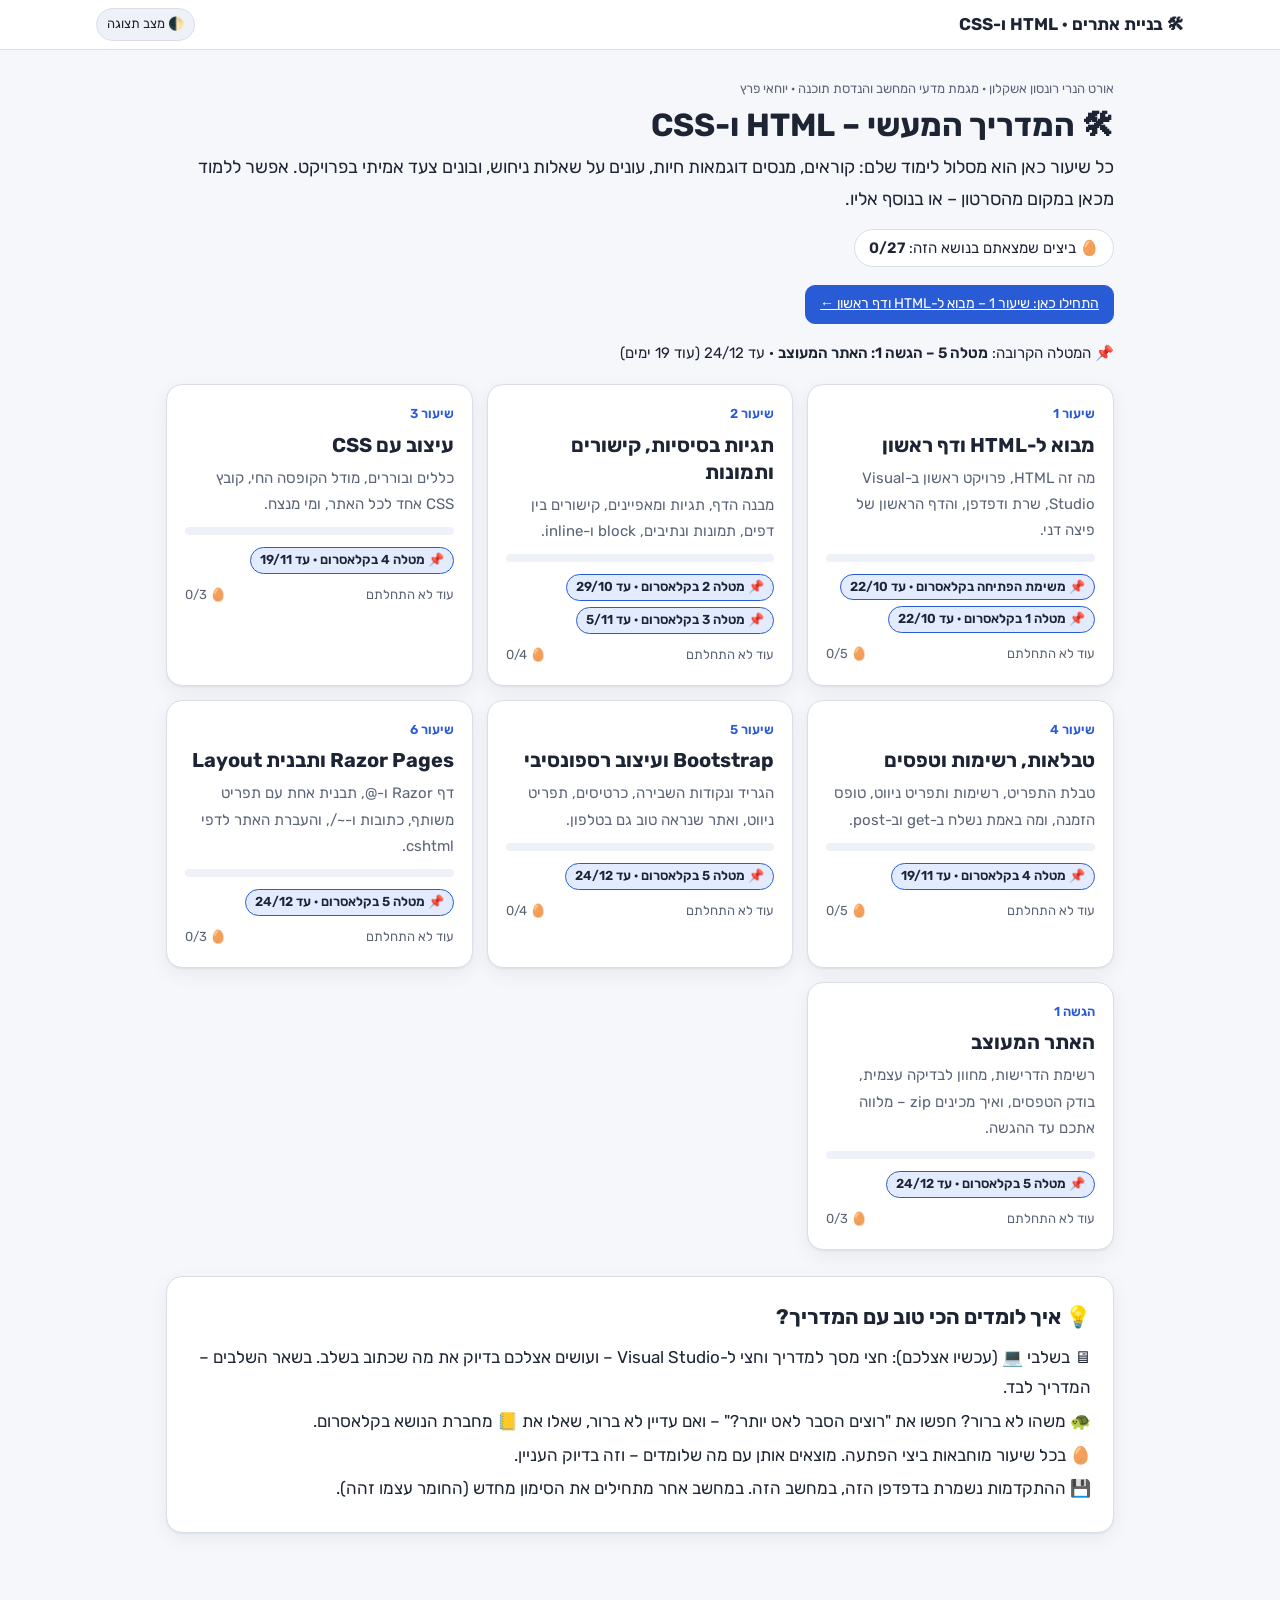
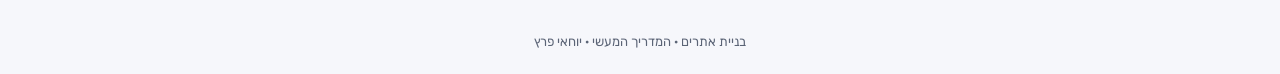
<file: index.html>
<!DOCTYPE html>
<html lang="he" dir="rtl">
<head>
<meta charset="utf-8" />
<meta name="viewport" content="width=device-width, initial-scale=1" />
<meta name="robots" content="noindex" />
<title>המדריך המעשי – בניית אתרים</title>
<!-- The root address only forwards to the home page of the CURRENT topic. To move the class to the next topic, change the file name in the two places below. -->
<meta http-equiv="refresh" content="0; url=html-css.html" />
<script>location.replace('html-css.html');</script>
</head>
<body><p style="font-family:Arial,sans-serif;padding:24px"><a href="html-css.html">למדריך המעשי – HTML ו-CSS</a></p></body>
</html>
</file>
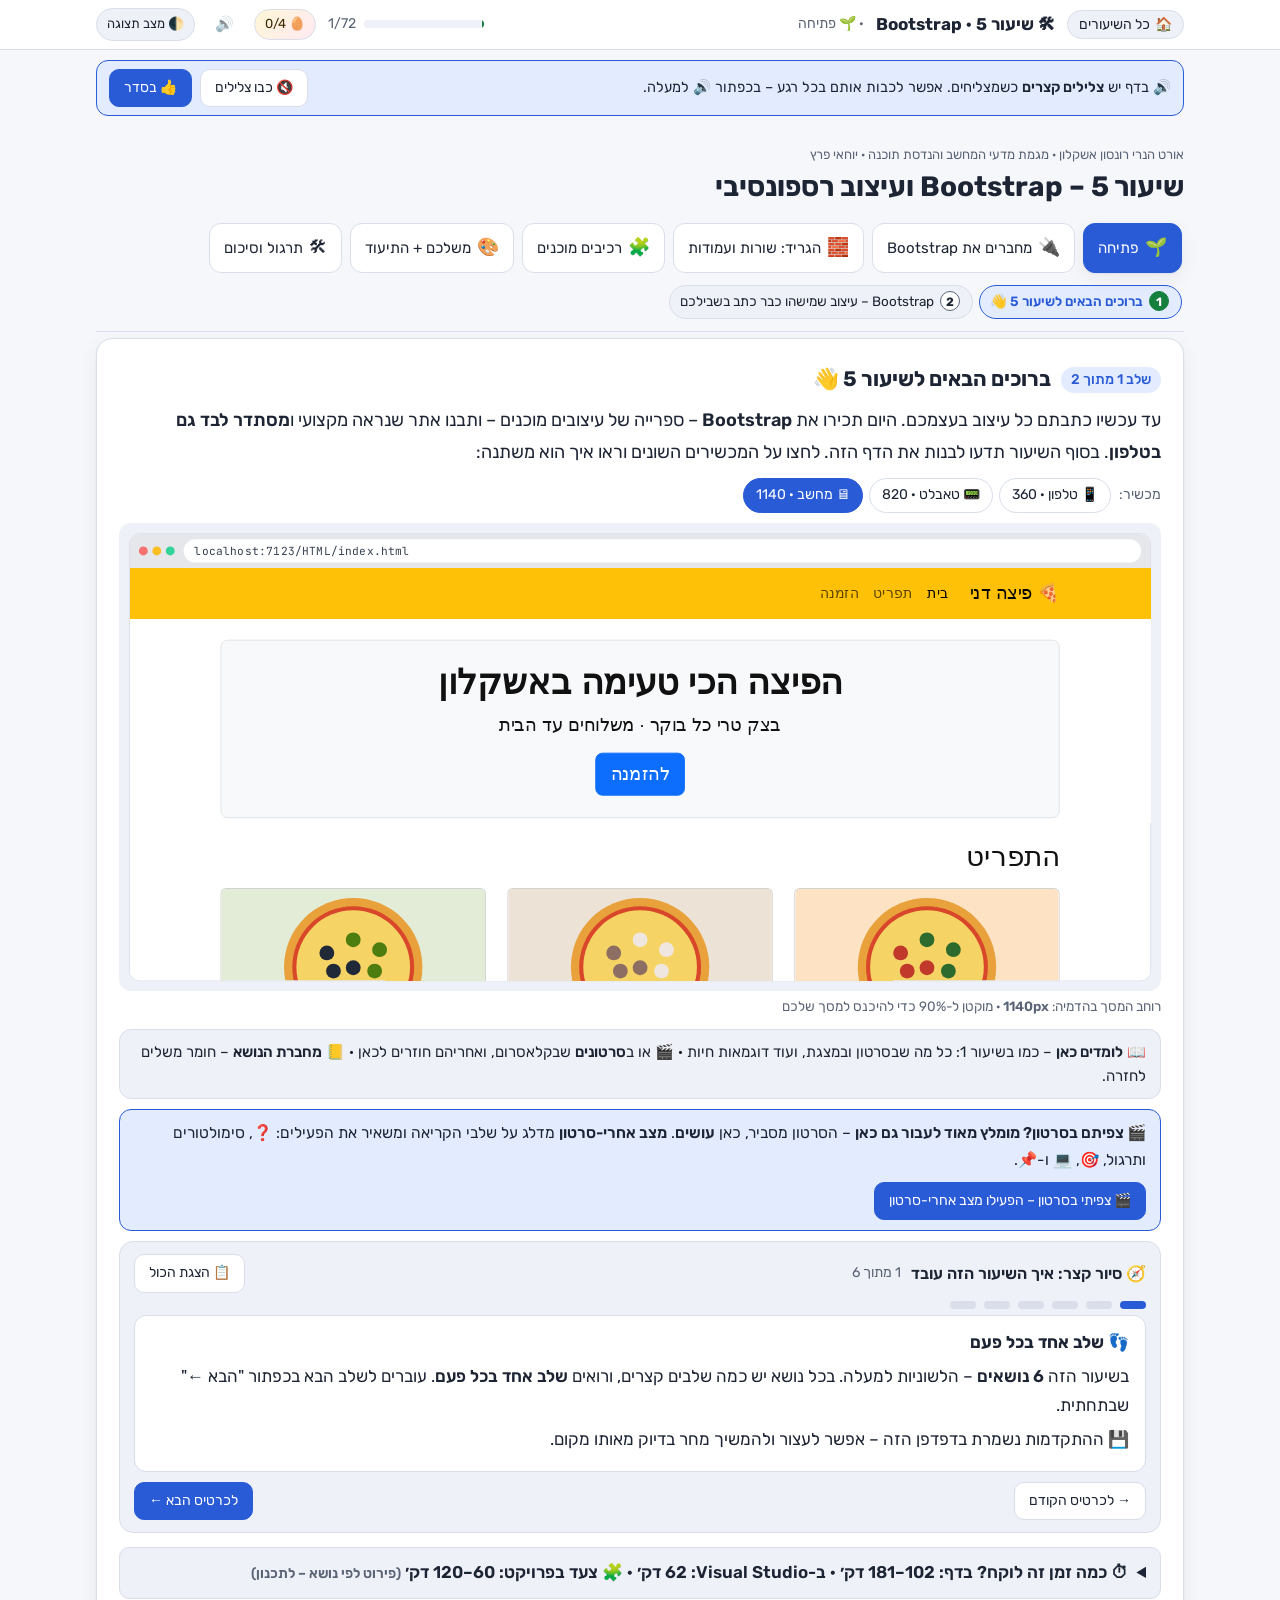
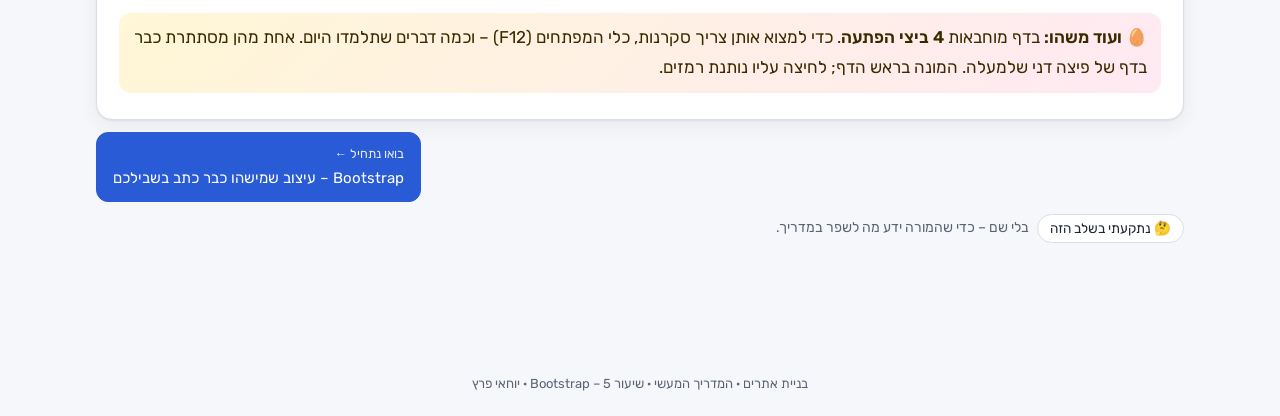
<file: bootstrap.html>
<!DOCTYPE html>
<html lang="he" dir="rtl">
<head>
<meta charset="utf-8" />
<meta name="viewport" content="width=device-width, initial-scale=1" />
<title>שיעור 5 – Bootstrap ועיצוב רספונסיבי | המדריך המעשי</title>
<link rel="preconnect" href="https://fonts.googleapis.com" />
<link href="https://fonts.googleapis.com/css2?family=Rubik:wght@400;500;700&family=JetBrains+Mono:wght@400;600&display=swap" rel="stylesheet" />
<link rel="stylesheet" href="assets/course.css" />
<style>
/* device simulator: the frame keeps its real width and is scaled down to fit */
.dsz{direction:ltr;flex:0 0 auto}
.dsz .framewrap{max-width:none;transform-origin:0 0;transition:none}
.devnote{font-size:13.5px;color:var(--muted);margin-top:4px}
.fh .framewrap{max-width:100%}
/* phone shell for the viewport simulation */
.phone{width:384px;background:#111827;border-radius:34px;padding:14px 12px 18px;transform-origin:0 0;box-shadow:0 10px 30px rgba(0,0,0,.25)}
.phone .notch{width:90px;height:8px;border-radius:99px;background:#374151;margin:0 auto 10px}
.phone .framewrap{border:0;border-radius:14px;max-width:none}
.pclip{width:360px;height:500px;overflow:hidden;background:#fff}
.pclip iframe.mini{transform-origin:0 0;transition:none;margin:0}
/* playground: editor above, wide preview below */
#pg .pg{grid-template-columns:1fr}
#pg .editor textarea{min-height:260px}
/* small helpers */
.rulecap{font-size:13.5px;color:var(--muted)}
.compare .fh{min-width:0}
.egg-w{display:none}
@media (min-width:700px) and (max-width:760px){.egg-w{display:block}}
.egg-w{background:#ede9fe;color:#4c1d95;border-radius:10px;padding:10px 14px;margin-top:12px;font-weight:600}
#pg .pg>*{min-width:0}
.devices{min-width:0}
.ftree{overflow-x:auto}
.pathbox{overflow-wrap:anywhere}
code.brk{white-space:normal!important;overflow-wrap:anywhere}
.stepbox code{white-space:normal;overflow-wrap:anywhere}
.cv .ln.over{background:rgba(244,63,94,.18);border-left-color:#f43f5e}
.cv .ln.over::after{content:"לא נכנס!";font-family:Rubik,Arial,sans-serif;font-size:11px;background:#f43f5e;color:#fff;border-radius:99px;padding:0 7px;margin-left:10px;vertical-align:1px}
td code{overflow-wrap:normal;white-space:normal}
.crumb{direction:ltr;unicode-bidi:isolate}
.cls{font-family:"JetBrains Mono",Consolas,monospace;direction:ltr;unicode-bidi:isolate}
.nw{white-space:nowrap}
.navparts>li{margin-bottom:8px}
.urlbig{direction:ltr;text-align:left;font-family:"JetBrains Mono",Consolas,monospace;font-size:15px;line-height:2;overflow-wrap:anywhere;background:var(--code-bg);color:var(--code-text);padding:12px 16px;border-radius:10px;margin:10px 0}
.split .pane>.ln{margin-top:8px}
.split.stack{grid-template-columns:1fr}
.navparts ul{margin-top:6px}
</style>
</head>
<body data-lesson="l5" data-title="שיעור 5" data-next="razor.html" data-next-name="Razor Pages ותבנית Layout">
<header class="topbar"><div class="in">
  <span class="brand">🛠 שיעור 5 · Bootstrap</span>
  <span class="now" id="now"></span>
  <span class="progress" title="שלבים שעברתם בשיעור"><span class="bar"><i id="progBar"></i></span> <span id="progTxt">0/0</span></span>
  <button class="eggbtn" id="eggBtn" type="button" title="ביצי הפתעה – לחצו לרמזים">🥚 <span id="eggCount">0/4</span></button>
  <button class="themebtn" id="themeBtn" type="button">🌓 מצב תצוגה</button>
</div></header>
<dialog id="eggDlg" aria-labelledby="eggTitle">
  <div class="dlg-h"><h3 id="eggTitle">🥚 ביצי הפתעה</h3><button class="btn" type="button" id="eggClose" aria-label="סגירה">✕</button></div>
  <p class="muted" id="eggIntro">בדף מוחבאות 4 ביצים. כל אחת נמצאת בעזרת משהו שלומדים בשיעור. תקועים? לחצו על "רמז נוסף".</p>
  <ul class="egglist" id="eggList"></ul>
  <form class="codebox" id="codeForm"><label for="codeIn">מצאתם קוד סודי?</label><input id="codeIn" autocomplete="off" spellcheck="false" placeholder="הקלידו כאן" /><button class="btn primary" type="submit">בדיקה</button></form>
  <p id="codeMsg" class="res-note"></p>
</dialog>
<div class="toast" id="toast" role="status" aria-live="polite"></div>
<div class="party" id="party" aria-hidden="true"></div>

<main>
<div class="lesson-head">
  <div class="school">אורט הנרי רונסון אשקלון · מגמת מדעי המחשב והנדסת תוכנה · יוחאי פרץ</div>
  <h1>שיעור 5 – Bootstrap ועיצוב רספונסיבי</h1>
</div>
<nav class="topics" id="topics" aria-label="נושאי השיעור"></nav>
<nav class="steps" id="steps" aria-label="השלבים בנושא"></nav>

<!-- ====================================================== 1. opening -->
<section class="topic" data-id="start" data-icon="🌱" data-title="פתיחה">
  <article class="spread welcome">
    <h3>ברוכים הבאים לשיעור 5 👋</h3>
    <p class="lead">עד עכשיו כתבתם כל עיצוב בעצמכם. היום תכירו את <b>Bootstrap</b> – ספרייה של עיצובים מוכנים – ותבנו אתר שנראה מקצועי ו<b>מסתדר לבד גם בטלפון</b>. בסוף השיעור תדעו לבנות את הדף הזה. לחצו על המכשירים השונים וראו איך הוא משתנה:</p>
    <div id="welcomeDev"></div>
    <div class="ways mini"><p>📖 <b>לומדים כאן</b> – כמו בשיעור 1: כל מה שבסרטון ובמצגת, ועוד דוגמאות חיות · 🎬 או ב<b>סרטונים</b> שבקלאסרום, ואחריהם חוזרים לכאן · 📒 <b>מחברת הנושא</b> – חומר משלים לחזרה.</p></div>
    <ol class="ctour" aria-label="🧭 סיור קצר: איך השיעור הזה עובד">
      <li data-t="👣 שלב אחד בכל פעם"><p>בשיעור הזה <b>6 נושאים</b> – הלשוניות למעלה. בכל נושא יש כמה שלבים קצרים, ורואים <b>שלב אחד בכל פעם</b>. עוברים לשלב הבא בכפתור "הבא ←" שבתחתית.</p><p>💾 ההתקדמות נשמרת בדפדפן הזה – אפשר לעצור ולהמשיך מחר בדיוק מאותו מקום.</p></li>
      <li data-t="👆 לומדים בעשייה"><p>כל דוגמה כאן <b>חיה</b>, ובהרבה מהן יש <b>כפתורי מכשיר</b>: 📱 טלפון, 📟 טאבלט, 🖥 מחשב. לוחצים – ורואים איך אותו דף בדיוק מסתדר בכל מסך. אי אפשר לשבור כלום.</p><p>❓ לפני חלק מהתוצאות יש <b>שאלת ניחוש</b>. מותר לטעות – בשביל זה היא שם.</p></li>
      <li data-t="💻 בסוף כל נושא: עושים באמת"><p>שלב <b>"עכשיו אצלכם ב-Visual Studio"</b>. הפעם עובדים ישר על <b>האתר שלכם</b>: מחברים אליו את Bootstrap, והופכים את דף התוכן הראשון (about.html – או השם שנתתם לדף שלכם) ל<b>דף הבסיס</b> של כל דפי התוכן – עם גריד, תפריט וכרטיסים.</p><p>🎯 אחריו – <b>בדיקת הבנה</b> קצרה, בלי ציון. טעיתם? היא תראה לאיזה שלב לחזור.</p></li>
      <li data-t="🆘 נתקעתם?"><p>בכל "עכשיו אצלכם" יש 🔧 <b>רשימת בדיקה</b> – בודקים לפי הסדר. כמעט תמיד התקלה שם.</p><p>עדיין תקועים? 🆘 <b>"ככה שואלים"</b>: את <b>המנטור</b> – כשהקוד לא עובד, או את <b>המחברת</b> בקלאסרום – כשלא הבנתם משהו בחומר.</p></li>
      <li data-t="📌 מה מגישים"><p><b>אחרי השיעור הזה לא מגישים כלום.</b> שיעור 5 ושיעור 6 ביחד מובילים למטלה אחת: <span data-asg="5"></span>. זו <b>הגשה 1</b> – האתר המעוצב כולו – ומגישים אותה רק אחרי שיעור 6.</p><p>כל מה שתבנו היום נכנס להגשה הזו. בסוף השיעור יש שלב שמסכם מה כבר מוכן ומה נשאר (<a href="#" data-go="practice:3">מה מגישים אחרי השיעור הזה?</a>), ולהגשה עצמה יש דף ליווי: <a href="submission1.html">הגשה 1 – צעד אחרי צעד</a>.</p></li>
      <li data-t="⏳ לפני שמתחילים"><p>פתחו ב-Visual Studio את <b>הפרויקט שלכם</b>. צריך שיהיו בו: דף הנחיתה index.html (בקלאסרום הוא נקרא "הדף הראשי"), דף התוכן about.html (או השם שנתתם לו), קובץ העיצוב site-style.css, ושלושת דפי הטפסים. חסר משהו? קודם <a href="html-advanced.html">שיעור 4</a>.</p><p>עוד לא הגשתם את <span data-asg="4"></span>? הגישו אותה לפני שממשיכים: בשיעור הזה מחליפים את כותרת האתר שבניתם בשבילה.</p><p>⏱ כמה זמן הכול לוקח? פתחו למטה את <b>"כמה זמן זה לוקח?"</b> – ותכננו. אפשר (ורצוי) בכמה ישיבות. 🖥 בשלבי 💻 (עכשיו אצלכם) הכי נוח: הדף הזה בחצי מסך, ו-Visual Studio בחצי השני. בשאר השלבים – הדף לבד.</p></li>
    </ol>
    <div class="eggnote">🥚 <b>ועוד משהו:</b> בדף מוחבאות <b><span class="eggn">4</span> ביצי הפתעה</b>. כדי למצוא אותן צריך סקרנות, כלי המפתחים (F12) – וכמה דברים שתלמדו היום. אחת מהן מסתתרת כבר בדף של פיצה דני שלמעלה. המונה בראש הדף; לחיצה עליו נותנת רמזים.</div>
  </article>

  <article class="spread">
    <h3>Bootstrap – עיצוב שמישהו כבר כתב בשבילכם</h3>
    <p><b>Bootstrap</b> היא <b>ספרייה</b> (library) – אוסף מוכן של אלפי כללי CSS, ועוד קצת JavaScript (השפה שרצה בדפדפן, שהזכרנו בשיעור 4) לדברים שזזים, כמו תפריט שנפתח. אתם לא כותבים את הכללים – רק <b>מוסיפים לתגיות שמות של class</b>, ו-Bootstrap כבר יודע איך לעצב אותן.</p>
    <p>הנה אותו HTML בדיוק, פעמיים. בקוד אין אף שורת CSS שלנו – רק class-ים. ההבדל היחיד: בדוגמה אחת הדף מחובר לקובץ של Bootstrap. (את השמות עצמם עוד לא צריך להכיר – נלמד אותם אחד אחד.)</p>
    <div class="codeblock"><pre class="cv" id="s12code"></pre></div>
    <div class="compare" id="s12"></div>
    <div class="bridge">בשיעור 3 <b>המצאתם</b> שם של class (כמו <code>sale</code>) ו<b>כתבתם</b> לו כלל CSS. עם Bootstrap החלק השני כבר עשוי: מישהו כתב אלפי כללים, ואתם רק <b>מלבישים את השמות</b> על התגיות. ממש כמו ב-C#: אתם כותבים <code>Console.WriteLine</code> בלי לכתוב בעצמכם איך היא עובדת – מישהו כבר כתב אותה בספרייה.</div>
    <p>ומה כתוב בתוך הקובץ של Bootstrap? כללי CSS רגילים, כמו שכתבתם בשיעור 3. הנה שניים מהם, בגרסה מפושטת (בקובץ האמיתי הם כתובים בצורה מתוחכמת יותר – אבל זה מה שהם עושים):</p>
    <div class="codeblock"><pre class="cv" id="s12css"></pre></div>
    <div class="what">את <code>text-align: center;</code> אתם מכירים משיעור 3. ה-class <code>text-center</code> הוא בסך הכול <b>שם מוכן</b> להוראה הזו – לכן הכותרת בדוגמה למעלה עברה לאמצע רק בצד שמחובר ל-Bootstrap.</div>
    <p>ועוד דבר שרואים בהשוואה: האותיות של הכותרת "פיצה דני" נעשו <b>דקות יותר</b> – ואף class לא ביקש את זה. ב-Bootstrap יש שני סוגי כללים:</p>
    <ul>
      <li><b>כללי class</b> – פועלים רק על תגית שכתבתם עליה את השם.</li>
      <li><b>כללי בסיס</b> – כללים לתגיות עצמן, כמו <code>body</code>, <code>h1</code> ו-<code>a</code>. הם פועלים על כל הדף מהרגע שהקובץ מחובר: גופן, גודל ועובי של כותרות, צבע קישורים.</li>
    </ul>
    <p>היתרון הגדול: אתר שבנוי עם Bootstrap <b>מתאים את עצמו לגודל המסך</b> – מחשב, טאבלט וטלפון. לזה קוראים <b>עיצוב רספונסיבי</b> (responsive – "מגיב" לגודל המסך).</p>
    <div class="tip">💡 הבית של Bootstrap הוא האתר <a href="https://getbootstrap.com/" target="_blank" rel="noopener">getbootstrap.com</a>. יש בו הסברים ודוגמאות לכל class. נשתמש בו לאורך השיעור.</div>
  </article>
</section>

<!-- ====================================================== 2. setup -->
<section class="topic" data-id="setup" data-icon="🔌" data-title="מחברים את Bootstrap">
  <article class="spread">
    <h3>שלוש שורות בכל דף</h3>
    <p>כדי שדף ישתמש ב-Bootstrap, מוסיפים לו שלוש שורות. הנה דף שלם – השורות החדשות מסומנות:</p>
    <div class="codeblock"><pre class="cv" id="s21code"></pre></div>
    <table class="ref">
      <tr><th>שורה</th><th>מה היא עושה</th></tr>
      <tr><td><code>meta</code> עם viewport</td><td>
        <div><b>איפה:</b> ב-head.</div>
        <div>חשובה בטלפון. נבין אותה <a href="#" data-go="setup:9">בעוד כמה שלבים</a>.</div>
      </td></tr>
      <tr><td><code>link</code> לקובץ ה-CSS</td><td>
        <div><b>איפה:</b> ב-head.</div>
        <div>מחברת את כל הכללים של Bootstrap – בדיוק כמו ה-link לקובץ העיצוב משיעור 3.</div>
        <div>ב-link יש כתובת באינטרנט, ובשם הקובץ יש <b>rtl</b>. למה? <a href="#" data-go="setup:4">בשלב 4</a> ו<a href="#" data-go="setup:5">בשלב 5</a>.</div>
      </td></tr>
      <tr><td><code>script</code> לקובץ ה-JS</td><td>
        <div><b>איפה:</b> בסוף ה-body, לפני <code>&lt;/body&gt;</code>.</div>
        <div>מחברת את קוד ה-JavaScript של Bootstrap. היא תגית חדשה – השלב הבא.</div>
      </td></tr>
    </table>
    <div class="tip">💡 לפעמים קוראים לשלב הזה "התקנה" של Bootstrap. בפועל לא מתקינים כלום – רק <b>מקשרים</b> לקבצים, כמו שקישרתם לקובץ CSS.</div>
  </article>

  <article class="spread">
    <h3>script: תגית שמחברת קובץ JavaScript</h3>
    <div class="ln"><code>script</code> היא תגית חדשה: היא מחברת לדף קובץ JavaScript – כמו ש-<code>link</code> מחברת קובץ CSS.</div>
    <div class="codeblock"><pre class="cv" id="s22code"></pre></div>
    <div class="ln">המאפיין <code>src</code> אומר איפה הקובץ, בדיוק כמו בתמונה.</div>
    <div class="ln">היא נכתבת <span class="where">בסוף ה-body</span>, מיד לפני <code>&lt;/body&gt;</code>: קודם הדפדפן מציג את התוכן, ורק אחר כך טוען את הקוד ש"מפעיל" אותו – כך הדף מופיע מהר יותר.</div>
    <div class="ln">מה הקוד הזה יעשה? יפעיל דברים שזזים, כמו תפריט שנפתח בלחיצה – נראה את זה בהמשך השיעור.</div>
    <div class="trap">
      <div><b>אסור</b> לסגור את script בקיצור <code>/&gt;</code>. הקוד <code>&lt;script src="..." /&gt;</code> לא עובד – הקוד של Bootstrap לא ירוץ, ולא תופיע שום הודעת שגיאה.</div>
      <div>ב-meta, ב-link וב-img הקיצור עובד, כי אין להן תוכן. script היא תגית עם פתיחה וסגירה, והדפדפן לא מקבל בה את הקיצור.</div>
      <div>תמיד כותבים <code>&lt;script src="..."&gt;&lt;/script&gt;</code> – עם תגית סוגרת, גם כשאין שום דבר באמצע.</div>
    </div>
    <details class="more"><summary>🚀 להעמקה: למה דווקא bundle?</summary>
      <p>בתיקייה js של Bootstrap יש כמה קבצים. <b>bundle</b> פירושו "חבילה": בקובץ <code>bootstrap.bundle.min.js</code> ארוז גם הקוד של Bootstrap וגם ספרייה קטנה נוספת בשם <b>Popper</b>, שיודעת לחשב איפה להציג חלונית קופצת – למשל רשימה נפתחת (dropdown) או בועת הסבר (tooltip) – כך שלא תיחתך בקצה המסך.</p>
      <p>הקובץ <code>bootstrap.min.js</code> (בלי bundle) הוא בלי Popper. לכן הכי פשוט לקשר תמיד ל-bundle – וכל הרכיבים יעבדו. אפשר לקרוא עוד ב-<a href="https://getbootstrap.com/docs/5.3/getting-started/introduction/" target="_blank" rel="noopener">התיעוד של Bootstrap</a> (באנגלית).</p>
    </details>
  </article>

  <article class="spread act">
    <h3>Bootstrap בפרויקט שלכם – ומה חסר בו</h3>
    <p>כשיצרתם את הפרויקט, Visual Studio כבר הכניס לתוכו את Bootstrap – בתיקייה <b>wwwroot/lib/bootstrap/dist</b>. את קובץ ה-JavaScript שלו נחבר מהפרויקט, כמו שמחברים קובץ שלכם.</p>
    <p>בואו נלך מהדף אל הקובץ, צעד אחר צעד. לחצו על "הצעד הבא" (הקובץ שאליו רוצים להגיע מסומן בקו ירוק מקווקו).</p>
    <p>בדרך נציץ גם בתיקייה css – ותראו מה <b>חסר</b> בה:</p>
    <div class="walk">
      <div class="ftree" id="ftree"></div>
      <div>
        <div class="pathbox" id="pathbox"></div>
        <p id="walkTxt" style="min-height:3.5em"></p>
        <div class="ctrls"><button class="btn primary" id="walkNext" type="button">הצעד הבא ←</button><button class="btn" id="walkReset" type="button">↺ מההתחלה</button></div>
      </div>
    </div>
    <div class="bridge">זה בדיוק כמו <code>../css/site-style.css</code> משיעור 3, רק דרך יותר תיקיות: <code>../</code> עולה מ-HTML ל-wwwroot, ומשם נכנסים פנימה, תיקייה אחרי תיקייה: <span class="crumb">lib/bootstrap/dist/js</span>. זה נתיב יחסי (relative), כמו בשיעורים 2 ו-3.</div>
    <div class="tip">💡 מה זה <b>min</b> בשם הקובץ? minified – "מכווץ": מחקו ממנו את כל הרווחים והשורות כדי שייטען מהר. ב-Solution Explorer הגרסה המכווצת מסתתרת בתוך הקובץ הרגיל – לחצו על החץ ▷ שליד הקובץ כדי לראות אותה. אל תערכו את הקבצים של Bootstrap: לעיצוב שלכם יש קובץ משלכם.</div>
  </article>

  <article class="spread act">
    <h3>דף בעברית: dir וקובץ RTL</h3>
    <p>עברית נכתבת <b>מימין לשמאל</b> – RTL (right to left). בדף בעברית עם Bootstrap צריך שני דברים:</p>
    <ol>
      <li>בתגית html: <code>lang="he" dir="rtl"</code> – כמו בכל דף שבניתם מאז שיעור 1.</li>
      <li>לקשר לקובץ המיוחד <code>bootstrap.rtl.min.css</code> – גרסה של Bootstrap שנכתבה לעברית. בפרויקט אין אותו – בשלב הבא נראה מאיפה משיגים אותו.</li>
    </ol>
    <p>למה צריך קובץ מיוחד? בואו נבדוק. הנה טופס קטן עם רשימה נפתחת ותיבת סימון (משיעור 4). את ה-class-ים של הטופס נכיר בהמשך השיעור – עכשיו חשוב רק <b>איפה כל דבר עומד</b>:</p>
    <div class="codeblock"><pre class="cv" id="s24code"></pre></div>
    <div class="predict" id="p24"></div>
    <!-- data-lock: the captions tell the answer of #p24 – the whole comparison is covered until the guess -->
    <div class="compare" id="s24" data-lock></div>
    <div class="what">
      <div>הקובץ הרגיל של Bootstrap נכתב לאנגלית – הוא "חושב משמאל לימין".</div>
      <div>לכן עם הקובץ הרגיל, תיבת הסימון נדחקת לקצה ה<b>שמאלי</b> – רחוק מהמילים שבימין – וגם החץ של הרשימה בצד הלא נכון.</div>
      <div>למה <code>dir="rtl"</code> לבד לא הספיק?</div>
      <div>הוא הופך רק את מה שלא נקבע לו צד, כמו כיוון הטקסט.</div>
      <div>אבל בקובץ הרגיל יש כללים שכתוב בהם במפורש "שמאל" – ובהם dir לא נוגע.</div>
      <div>בקובץ ה-RTL אותם כללים כתובים הפוך.</div>
      <div>וגם להפך: קובץ ה-RTL בלי dir משאיר את הטקסט מיושר לשמאל.</div>
      <div><b>לכן, בכל דף בעברית – שניהם: <code>dir="rtl"</code> וגם <code>bootstrap.rtl.min.css</code>.</b></div>
    </div>
    <div class="tip">💡 רוצים לקרוא עוד? הדף על RTL בתיעוד של Bootstrap: <a href="https://getbootstrap.com/docs/5.1/getting-started/rtl/" target="_blank" rel="noopener">getbootstrap.com/docs/5.1/getting-started/rtl</a> (באנגלית).</div>
  </article>

  <article class="spread">
    <h3>הקובץ בעברית מגיע מהאינטרנט (CDN)</h3>
    <p>בשלב הקודם ראינו שבדף בעברית צריך את קובץ ה-RTL – ובתיקייה שבפרויקט <b>אין</b> אותו. מה עושים? לוקחים אותו מהאינטרנט.</p>
    <p>קבצים של ספריות מוכנות, כמו Bootstrap, שמורים בשרתים שמגישים אותם במהירות, מכל מקום בעולם. שרת כזה נקרא <b>CDN</b> (Content Delivery Network – רשת שרתים שמגישה קבצים מוכנים).</p>
    <p>לכן ב-<code>href</code> לא כותבים נתיב בפרויקט, אלא <b>כתובת אינטרנט</b>, שמתחילה ב-<code>https://</code>. ככה זה נראה:</p>
    <div class="codeblock"><pre class="cv" id="s23code"></pre></div>
    <div class="what">
      <div>בשתי הדרכים – קובץ בפרויקט וקובץ מהאינטרנט – מקבלים את אותם class-ים בדיוק. ההבדל הוא רק <b>מאיפה</b> הדפדפן מביא את הקובץ.</div>
      <div>את קובץ ה-JS משאירים כמו שהוא – הוא כן נמצא בפרויקט.</div>
    </div>
  </article>

  <article class="spread">
    <h3>מפרקים את הכתובת של ה-CDN</h3>
    <div class="ln">הכתובת ארוכה, אבל היא בנויה משלושה חלקים. כל חלק צבוע בצבע משלו, ובטבלה – מה הוא אומר:</div>
    <div class="urlbig"><span class="ltr">https://<span class="cx cx-1">cdn.jsdelivr.net</span>/npm/<span class="cx cx-2">bootstrap@5.1.0</span>/<span class="cx cx-3">dist/css/bootstrap.rtl.min.css</span></span></div>
    <table class="ref">
      <tr><th>החלק בכתובת</th><th>מה הוא אומר</th></tr>
      <tr><td><span class="ltr"><span class="cx cx-1">cdn.jsdelivr.net</span></span></td><td>השרת שמגיש את הקבצים – ה-CDN.</td></tr>
      <tr><td><span class="ltr"><span class="cx cx-2">bootstrap@5.1.0</span></span></td><td>הספרייה, והגרסה שלה. <b>הגרסה חייבת להתאים</b> לזו שבפרויקט – בשלב הבא נבדוק איזו.</td></tr>
      <tr><td><span class="ltr"><span class="cx cx-3">dist/css/bootstrap.rtl.min.css</span></span></td><td>הקובץ עצמו – אותה תיקייה dist שראיתם, אבל בשרת באינטרנט.</td></tr>
    </table>
  </article>

  <article class="spread">
    <h3>איזו גרסה כותבים בכתובת?</h3>
    <div class="ln">את הגרסה <b>שבפרויקט שלכם</b>. כך ה-JS שבפרויקט והעיצוב מהאינטרנט הם מאותה גרסה, וה-class-ים שבתיעוד יעבדו.</div>
    <div class="ln"><span class="where">ב-Solution Explorer</span> פתחו (לחיצה כפולה) את <span class="crumb">wwwroot/lib/bootstrap/dist/css/bootstrap.css</span>.</div>
    <div class="ln">בשורות הראשונות מופיעה הגרסה:</div>
    <div class="codeblock"><pre class="cv" id="s24ver"></pre></div>
    <div class="ln">כנראה זה מה שיש אצלכם: <b>5.1.0</b>. כתוב אחרת? כתבו בכתובת את המספר שלכם, במקום 5.1.0.</div>
  </article>

  <article class="spread">
    <h3>קובץ בפרויקט או CDN: מה ההבדל?</h3>
    <table>
      <tr><th></th><th>📁 קבצים בפרויקט (ה-JS)</th><th>🌐 CDN (ה-CSS בעברית)</th></tr>
      <tr><td><b>מה כותבים</b></td><td>נתיב: <code class="brk">../lib/bootstrap/...</code></td><td>כתובת אינטרנט: <code class="brk">https://cdn.jsdelivr.net/...</code></td></tr>
      <tr><td><b>בלי אינטרנט</b></td><td>עובד ✔</td><td>הדף ייפתח, אבל בלי העיצוב ✘</td></tr>
      <tr><td><b>הגרסה</b></td><td>זו שב-Visual Studio שלכם</td><td>זו שכתובה בכתובת – אתם בוחרים, ולכן מתאימים</td></tr>
    </table>
    <div class="trap">האתר שלכם צריך אינטרנט כדי להיראות מעוצב: אם המחשב לא מחובר, הדף ייפתח בלי Bootstrap. זה לא באג – ככה זה כשהקובץ מגיע מהאינטרנט. בשעת עבודה תמיד בודקים שיש חיבור.</div>
  </article>

  <article class="spread act">
    <h3>שורת ה-viewport: מה היא עושה?</h3>
    <p>נשארה השורה הראשונה מתוך השלוש (viewport – "חלון התצוגה": החלק של המסך שבו הדף מוצג):</p>
    <div class="codeblock"><pre class="cv" id="s25code"></pre></div>
    <p>כדי להבין אותה, צריך לדעת משהו מפתיע על טלפונים.</p>
    <div class="predict" id="p25"></div>
    <div class="ctrls"><div class="seg" id="s25seg"></div></div>
    <div id="s25"></div>
    <div class="what" id="s25what" hidden>
      <div>טלפונים עדיין מכבדים אתרים ישנים, שנבנו רק למחשב.</div>
      <div>לכן, כשאין שורת viewport, הטלפון <b>מעמיד פנים שהמסך שלו רחב</b> (בערך 980 פיקסלים), בונה את הדף ברוחב הזה – ואז <b>מקטין הכול</b> כדי שייכנס.</div>
      <div>התוצאה: טקסט זעיר, וצריך לעשות זום עם האצבעות.</div>
      <div>השורה <code>width=device-width</code> אומרת: "הרוחב שלי הוא הרוחב האמיתי של המכשיר".</div>
      <div>רק אז Bootstrap יכול לסדר את הדף בשבילו.</div>
    </div>
    <!-- data-lock: the slow explanation tells the answer, so it opens only after the guess -->
    <details class="more" data-lock><summary>🐢 רוצים הסבר לאט יותר?</summary>
      <p>דמיינו שמישהו שולח לכם פוסטר ענק, ברוחב של מטר. יש שתי דרכים להראות אותו בטלפון:</p>
      <ol>
        <li><b>להקטין את כל הפוסטר</b> כדי שייכנס למסך. רואים הכול – אבל האותיות קטנות מדי לקריאה. זה מה שהטלפון עושה <b>בלי</b> שורת viewport.</li>
        <li><b>לסדר את התוכן מחדש</b> ברוחב של הטלפון: אותו תוכן, באותיות רגילות, אחד מתחת לשני. זה מה שקורה <b>עם</b> שורת viewport – ו-Bootstrap הוא זה שמסדר.</li>
      </ol>
      <p>בשפת הקוד: <code>width=device-width</code> = "רוחב הדף = רוחב המכשיר". <code>initial-scale=1</code> = "בלי זום בהתחלה".</p>
    </details>
    <div class="egg-w" id="eggWidth">🥚 תפסתם את המסך ברוחב המדויק! ההודעה הזו מופיעה רק כשהחלון ברוחב 700 עד 760 פיקסלים – כלל CSS שפועל רק בטווח רוחב מסוים. בדיוק ככה Bootstrap בנוי בפנים. הקוד הסודי: BREAKPOINT</div>
  </article>

  <article class="spread">
    <h3>בודקים דף בגודל טלפון: F12 ו-Ctrl+Shift+M</h3>
    <div class="ln">איך בודקים דף בגודל של טלפון, בלי טלפון?</div>
    <div class="ln"><span class="where">בדפדפן במחשב</span> לחצו F12 – נפתחים כלי המפתחים.</div>
    <div class="ln">אחר כך Ctrl+Shift+M – הדף מוצג בתוך מסגרת, ובראשה אפשר לבחור רוחב.</div>
    <div class="ln">כך תבדקו מעכשיו כל דף שלכם.</div>
    <div class="ln">ובטלפון שלכם? האתר שלכם <span class="not">לא ייפתח</span> שם: localhost הוא "המחשב הזה" (שיעור 1), והטלפון הוא מחשב אחר.</div>
    <div class="ln">(ההדמיה בשלב הקודם מדמה את מה שטלפון אמיתי עושה.)</div>
  </article>
  <article class="spread vsstep">
    <h3>💻 עכשיו אצלכם ב-Visual Studio</h3>
    <p>מחברים את Bootstrap ל<b>דף התוכן הראשון</b> שלכם (about.html משיעור 2 – או השם שנתתם לו), ולדף הנחיתה index.html. במהלך השיעור הדף about.html יהפוך ל<b>דף הבסיס</b> של כל דפי התוכן באתר – לכן מתחילים בו.</p>
    <ol class="vsdo">
      <li><span class="where">ב-Solution Explorer</span> פתחו את התיקיות wwwroot &rlm;←&rlm; lib &rlm;←&rlm; bootstrap &rlm;←&rlm; dist &rlm;←&rlm; css, ופתחו בלחיצה כפולה את <b>bootstrap.css</b>. בשורות הראשונות כתוב <b>Bootstrap v5.1.0</b> – זה מספר הגרסה (כתוב אחרת? כתבו אותו במקום 5.1.0 בשורת ה-link שבתיבה 3 למטה). שימו לב: <b>אין</b> בתיקייה קובץ rtl – זה בדיוק כמו שצריך, ולא עורכים את הקובץ. סגרו אותו. (<a href="#" data-go="setup:3">הדרך לקבצים – בשלב 3</a>, <a href="#" data-go="setup:5">והסבר על ה-CDN – בשלב 5</a>)</li>
      <li>פתחו את about.html (בתיקייה HTML). <span class="where">בשורה של התגית html</span> ודאו שכתוב <code>lang="he" dir="rtl"</code> (כמו בשיעור 2).</li>
      <li><span class="where">בתוך ה-head</span>, מיד אחרי השורה של <code>meta charset</code>, הדביקו את שתי השורות האלה. הן חייבות להיות <span class="where"><b>מעל</b></span> השורה של <span class="nw">site-style.css</span> שכבר יש לכם משיעור 3: קודם Bootstrap, ואחריו העיצוב שלכם – כך, כשכלל שלכם וכלל של Bootstrap שווים בכוח, שלכם מנצח. (למה? <a href="#" data-go="mine:1">בנושא "משלכם + התיעוד"</a>.)
        <div class="codeblock"><button class="copy" type="button">העתקה</button><pre data-code="html">
&lt;meta name="viewport" content="width=device-width, initial-scale=1" /&gt;
&lt;link rel="stylesheet" href="https://cdn.jsdelivr.net/npm/bootstrap@5.1.0/dist/css/bootstrap.rtl.min.css" /&gt;
</pre></div></li>
      <li><span class="where">בסוף ה-body</span> – בשורה האחרונה, מיד לפני <code>&lt;/body&gt;</code> – הדביקו:
        <div class="codeblock"><button class="copy" type="button">העתקה</button><pre data-code="html">
&lt;script src="../lib/bootstrap/dist/js/bootstrap.bundle.min.js"&gt;&lt;/script&gt;
</pre></div></li>
      <li>בדיקה שהחיבור עובד: <span class="where">לכותרת h1</span> של הדף הוסיפו <code>class="text-center"</code> – כמו <a href="#" data-go="start:2">בדוגמה הראשונה של השיעור</a>. (כבר יש לה class? הוסיפו את text-center באותן מירכאות, אחרי רווח.) שמרו (Ctrl+S), ואז קליק ימני <span class="where">על about.html</span> &rlm;←&rlm; <b>View in Browser</b>.</li>
      <li>עשו את תיבות 2–4 גם <span class="where">בדף הנחיתה <b>index.html</b></span> – אותן שלוש שורות, באותם מקומות. כך שני הדפים מוכנים לתפריט המשותף שתבנו בנושא "רכיבים מוכנים".</li>
    </ol>
    <div class="expect">בכתובת שמסתיימת ב-<code>/HTML/about.html</code> רואים: הכותרת באמצע השורה – סימן ש-Bootstrap מחובר. גם בלי שהוספתם class, הדף נראה קצת אחרת – אלה <a href="#" data-go="start:2">כללי הבסיס</a> של Bootstrap: הכותרות בגודל ובעובי אחרים, ו-body בלי margin – לכן התוכן צמוד לקצה החלון (בנושא הבא container יחזיר את הרווח). ובדיקה בטוחה, גם אם הכותרת שלכם כבר הייתה באמצע קודם: בדפדפן F12 &rlm;←&rlm; Console – אין שגיאה אדומה (404). אותו דבר ב-index.html. (והמחשב מחובר לאינטרנט – ה-CSS מגיע משם.)</div>
    <div class="trouble" id="trSetup"></div>
  </article>
  <article class="spread cpstep">
    <h3>🎯 הבנתם את כל מה שלמדתם עד עכשיו?</h3>
    <div id="cpSetup"></div>
  </article>
</section>

<!-- ====================================================== 3. grid -->
<section class="topic" data-id="grid" data-icon="🧱" data-title="הגריד: שורות ועמודות">
  <article class="spread act">
    <h3>container, row, col – שלוש קופסאות</h3>
    <p>הדרך של Bootstrap לסדר דף נקראת <b>גריד</b> (Grid – רשת). היא בנויה משלוש קופסאות, אחת בתוך השנייה:</p>
    <ul>
      <li><code>container</code> – העוטף החיצוני. ממרכז את התוכן ושומר שהוא לא יימרח על כל רוחב של מסך ענק.</li>
      <li><code>row</code> – שורה.</li>
      <li><code>col</code> – עמודה בתוך השורה (column).</li>
    </ul>
    <p>הוסיפו קופסה אחרי קופסה, ושימו לב מה משתנה בכל פעם:</p>
    <div class="ctrls"><div class="seg" id="s31seg"></div></div>
    <div class="codeblock"><pre class="cv" id="s31code"></pre></div>
    <div id="s31"></div>
    <p class="rulecap">הצבעים והקווים – CSS קטן שהוספנו רק כדי שתראו את הקופסאות: <b style="color:#7c3aed">סגול עבה = container</b> (הוא div, כמו בשיעור 3), <b style="color:#16a34a">ירוק מקווקו = row</b>.</p>
    <div class="what" id="s31what"></div>
    <div class="bridge">זוכרים את הטבלאות משיעור 4? <code>row</code> הוא כמו שורה בטבלה (<code>tr</code>), ו-<code>col</code> הוא כמו תא (<code>td</code>). ההבדל הגדול: טבלה תמיד נשארת טבלה, וגריד יודע <b>להסתדר מחדש</b> בטלפון. עוד מעט תראו איך.</div>
  </article>

  <article class="spread act">
    <h3>12 חלקים בכל שורה</h3>
    <p>כל שורה מחולקת ל-<b>12 חלקים שווים</b>. המספר אחרי <code>col-</code> אומר כמה חלקים העמודה תופסת: <code>col-6</code> = 6 מתוך 12 = חצי. <code>col-4</code> = שליש. <code>col-3</code> = רבע. ו-<code>col</code> בלי מספר = כל העמודות מתחלקות שווה בשווה.</p>
    <div class="predict" id="p32"></div>
    <div class="ctrls"><div class="seg" id="s32seg"></div></div>
    <div class="codeblock"><pre class="cv" id="s32code"></pre></div>
    <div id="s32"></div>
    <p class="rulecap">הסרגל האפור למעלה (1 עד 12) – רק להמחשה, כדי לספור חלקים.</p>
    <div class="what" id="s32what"></div>
    <!-- data-lock: the trap and the slow explanation both tell the answer of #p32 – covered until the guess -->
    <div class="trap" id="s32trap" data-lock>עמודה יורדת שורה בלי שהתכוונתם. רציתם שתיים זו ליד זו וכתבתם <code>col-8</code> ועוד <code>col-6</code>? 14 לא נכנס ב-12, והשנייה <b>יורדת לשורה הבאה</b> – בלי הודעת שגיאה. רוצים אותן זו ליד זו? הסכום שלהן – 12 לכל היותר.</div>
    <details class="more" data-lock><summary>🐢 רוצים הסבר לאט יותר?</summary>
      <p>חשבו על פיצה של פיצה דני, חתוכה ל-<b>12 משולשים</b>. השורה (<code>row</code>) היא הפיצה, וכל עמודה מקבלת כמה משולשים:</p>
      <ul>
        <li><code>col-6</code> = 6 משולשים = חצי פיצה.</li>
        <li><code>col-4</code> = 4 משולשים = שליש. שלוש עמודות כאלה = פיצה שלמה.</li>
        <li><code>col-8</code> ועוד <code>col-6</code> = 14 משולשים – יותר ממה שיש בפיצה אחת! אז העמודה השנייה "עוברת" לפיצה הבאה, כלומר לשורה הבאה.</li>
      </ul>
      <p>ולמה דווקא 12? כי 12 מתחלק יפה ב-2, 3, 4 ו-6 – אפשר לחלק לחצאים, לשלישים ולרבעים.</p>
    </details>
    <div class="tip" data-lock>💡 ירידת שורה היא לא שגיאה – זה הכלל שכל הגריד בנוי עליו: עמודה שלא נכנסת יורדת לשורה הבאה. לכן <code>row</code> אחד יכול להחזיק כמה שורות על המסך. בשלבים הבאים נשתמש בזה בכוונה.</div>
  </article>

  <article class="spread act">
    <h3>איך זה נראה בטלפון?</h3>
    <p>שלוש מנות, כל אחת <code>col-4</code>. במחשב זה נראה מצוין. עכשיו בחרו <b>📱 טלפון</b>:</p>
    <div class="codeblock"><pre class="cv" id="s33code"></pre></div>
    <div id="s33"></div>
    <div class="what">בטלפון ברוחב 360, כל עמודה מקבלת שליש – בערך 120 פיקסלים. הטקסט נמעך לשורות קצרות, וקשה לקרוא. מה היינו רוצים? <b>סידור שמתאים לכל מסך</b> – ולא אותו סידור צפוף בכולם. לזה בדיוק נועדו נקודות השבירה – בשלב הבא.</div>
    <div class="tip">💡 על כפתורי המכשיר: המסגרת מקבלת בדיוק את הרוחב שבחרתם, ו-Bootstrap מגיב אליה כמו למסך אמיתי. כשהמסך שלכם צר מדי – ההדמיה מוקטנת כדי להיכנס, וכתוב מתחתיה בכמה.</div>
  </article>

  <article class="spread act">
    <h3>נקודות שבירה: col-md-4</h3>
    <p>אפשר לכתוב באמצע השם של עמודה <b>מאיזה רוחב מסך</b> ה-class מתחיל לפעול:</p>
    <div class="anat">
      <div class="tok" style="--tc:#93c5fd"><code>col</code><span><b>עמודה</b>כמו קודם</span></div>
      <div class="tok" style="--tc:#f9a8d4"><code>-md</code><span><b>מאיזה רוחב</b>שם של רוחב מסך</span></div>
      <div class="tok" style="--tc:#86efac"><code>-4</code><span><b>כמה חלקים</b>4 מתוך 12</span></div>
    </div>
    <p>לרוחב כזה קוראים <b>נקודת שבירה</b> (breakpoint) – הנקודה שבה הסידור "נשבר" ומשתנה. רשימה של כל הרוחבים – בשלב הבא.</p>
    <div class="predict" id="p34"></div>
    <div class="codeblock"><pre class="cv" id="s34code"></pre></div>
    <div id="s34"></div>
    <div class="what" id="s34what" hidden>מ-md (768) ומעלה, כל מנה מקבלת 4 מתוך 12 – שלוש בשורה. מתחת ל-md, ה-class לא פועל, וכל מנה תופסת <b>שורה שלמה</b>. זה הכלל של 12 החלקים: 12 ועוד 12 ועוד 12 לא נכנס בשורה אחת, אז כל מנה יורדת שורה. עברו בין המכשירים וראו בדיוק איפה זה מתחלף.</div>
    <!-- data-lock: the C# bridge and the slow explanation tell the answer of #p34 – covered until the guess -->
    <div class="bridge" data-lock>ב-C# זה היה נראה בערך כך – בדיוק מה ש-<code>col-md-4</code> אומר:<div class="codeblock"><pre class="cv" id="s34cs"></pre></div>Bootstrap כותב את התנאי בשבילכם בתוך הקובץ שלו.</div>
    <details class="more" data-lock><summary>🐢 רוצים הסבר לאט יותר?</summary>
      <p>כש-Bootstrap פוגש מנה עם <code>col-md-4</code>, הוא שואל שאלה אחת: "<b>חלון הדפדפן רחב לפחות 768 פיקסלים?</b>"</p>
      <ul>
        <li><b>כן</b> (טאבלט, מחשב) – המנה מקבלת 4 משולשים מתוך 12. שלוש מנות = שורה מלאה.</li>
        <li><b>לא</b> (טלפון) – ה-class "לא נדלק", והמנה מתנהגת כמו div רגיל: תופסת את כל הרוחב.</li>
      </ul>
      <p>הכלל לזכור: <b>class עם שם של נקודת שבירה פועל מהרוחב הזה ומעלה.</b> class בלי שם (כמו <code>col-4</code>) פועל תמיד, בכל רוחב.</p>
    </details>
  </article>

  <article class="spread">
    <h3>כל נקודות השבירה: sm, md, lg, xl, xxl</h3>
    <p>הרוחבים של כל השמות:</p>
    <table>
      <tr><th>שם</th><th>מרוחב</th><th>מכשיר לדוגמה</th></tr>
      <tr><td>(בלי שם)</td><td>0</td><td>טלפון</td></tr>
      <tr><td><code>sm</code></td><td>576px</td><td>טלפון לרוחב</td></tr>
      <tr><td><code>md</code></td><td>768px</td><td>טאבלט</td></tr>
      <tr><td><code>lg</code></td><td>992px</td><td>מחשב קטן או חלון לא מלא</td></tr>
      <tr><td><code>xl</code></td><td>1200px</td><td>מסך מחשב רחב</td></tr>
      <tr><td><code>xxl</code></td><td>1400px</td><td>מסך גדול</td></tr>
    </table>
    <div class="tip">💡 "טלפון", "טאבלט" ו"מחשב" הם רק דוגמאות. Bootstrap לא יודע איזה מכשיר יש לכם – הוא בודק דבר אחד: <b>כמה רחב חלון הדפדפן</b>. חלון צר במחשב מתנהג בדיוק כמו טלפון. בהדמיות "מחשב" הוא 1140 – נקודת השבירה <code>lg</code>; מסך מחשב רגיל, 1920, הוא כבר <code>xxl</code>.</div>
  </article>


  <article class="spread act">
    <h3>🔬 מעבדת גריד: כמה class-ים על אותה עמודה</h3>
    <p>לעמודה מותר לתת <b>כמה class-ים של רוחב</b> – אחד לכל נקודת שבירה, עם רווח ביניהם. למשל <code>col-12 col-md-6</code>:</p>
    <ul>
      <li><code>col-12</code> – בלי שם של נקודת שבירה, אז הוא פועל <b>תמיד</b>: 12 מתוך 12, שורה שלמה.</li>
      <li><code>col-md-6</code> – "נדלק" מ-md ומעלה, ו<b>גובר</b> על הקודם: חצי שורה.</li>
    </ul>
    <p>הכלל: מבין ה-class-ים שכבר נדלקו, קובע זה של <b>נקודת השבירה הגדולה ביותר</b>. הסדר שבו כותבים אותם בתוך המירכאות לא משנה: <code>col-md-6 col-12</code> הוא אותו דבר בדיוק. עכשיו נסו בעצמכם – בחרו class לשלוש המנות, ועברו בין המכשירים. מתחת להדמיה כתוב כמה מנות יש בכל שורה.</p>
    <div class="ctrls"><span class="lbl">ה-class של כל מנה:</span><div class="seg" id="s35cls"></div></div>
    <div class="codeblock"><pre class="cv" id="s35code"></pre></div>
    <div id="s35"></div>
    <p class="res-note" id="s35count"></p>
    <div class="tip">
      <b>🎯 אתגר:</b> איזו מהאפשרויות נותנת <b>מנה אחת</b> בשורה בטלפון, <b>שתיים</b> בטלפון לרוחב ובטאבלט, ו<b>שלוש</b> במחשב? בחרו אותה, ובדקו אותה בכל ארבעת המכשירים – כשתעברו על כולם, המעבדה תודיע שפתרתם.
    </div>
    <details><summary>🔓 הראו לי את הפתרון</summary><p><code>col-sm-6 col-lg-4</code>. מתחת ל-sm אף class לא נדלק – שורה שלמה, מנה אחת. מ-sm (576) ומעלה נדלק <code>col-sm-6</code> – חצי, שתיים בשורה. ומ-lg (992) ומעלה נדלק גם <code>col-lg-4</code> וגובר – שליש, שלוש בשורה.</p></details>
  </article>

  <article class="spread act">
    <h3>row-cols: כמה עמודות בכל שורה</h3>
    <div class="ln">יש דרך קצרה יותר: במקום לכתוב class על <b>כל</b> עמודה, כותבים <span class="where">על השורה</span> כמה עמודות יהיו בה (cols – קיצור של columns, עמודות).</div>
    <div class="ln">העמודות עצמן מקבלות רק <code>col</code>. עברו בין המכשירים:</div>
    <div class="codeblock"><pre class="cv" id="s36code"></pre></div>
    <div id="s36"></div>
    <p class="res-note" id="s36count"></p>
    <p class="rulecap">הקופסאות הצהובות – רק כדי שתראו איפה כל עמודה.</p>
    <div class="what">
      <div>שלושה class-ים על השורה – שלושה כללים:</div>
      <div>• <code>row-cols-1</code> – תמיד: עמודה אחת בשורה (טלפון).</div>
      <div>• <code>row-cols-sm-2</code> – מ-sm ומעלה: שתיים בשורה (טלפון לרוחב).</div>
      <div>• <code>row-cols-md-4</code> – מ-md ומעלה: ארבע בשורה (טאבלט ומחשב).</div>
      <div>כל class גובר על הקודם כשהמסך מספיק רחב – אותו כלל מהמעבדה: קובעת נקודת השבירה הגדולה ביותר שכבר נדלקה.</div>
    </div>
    <details class="more"><summary>🚀 להעמקה: מה כתוב בתוך Bootstrap?</summary>
      <p>מאחורי כל class עם נקודת שבירה מסתתר כלל CSS מיוחד בשם <b>media query</b> (בערך: "שאלה על המסך"). הוא אומר לדפדפן: "את הכללים שבפנים – החילו רק כשהמסך רחב לפחות כך וכך". ככה, בקיצור, כתוב <code>col-md-4</code> בתוך הקובץ של Bootstrap:</p>
      <div class="codeblock"><pre data-code="css">
@media (min-width: 768px) {
    .col-md-4 {
        flex: 0 0 auto;      /* part of the row layout */
        width: 33.33333333%; /* 4 of 12 */
    }
}
</pre></div>
      <p>מתחת ל-768 הכלל פשוט <b>לא קיים</b> – ולכן העמודה תופסת שורה שלמה. אותו כלי זמין גם לכם: אפשר לכתוב media query <span class="nw">ב-site-style.css</span>, למשל כדי להקטין כותרת רק בטלפון. קראו עוד ב-<a href="https://developer.mozilla.org/en-US/docs/Web/CSS/CSS_media_queries/Using_media_queries" target="_blank" rel="noopener">MDN: Using media queries</a> (באנגלית).</p>
    </details>
  </article>

  <article class="spread act">
    <h3>g: רווח בין העמודות</h3>
    <div class="ln">לשורה אפשר להוסיף <code>g-…</code>: g = gutter – <b>רווח</b> בין העמודות, גם לרוחב וגם לגובה. המספר – דרגה בין 0 (צמוד) ל-5 (הכי רחוק). בחרו:</div>
    <div class="ctrls"><span class="lbl">הרווח:</span><div class="seg" id="s36gseg"></div></div>
    <div class="codeblock"><pre class="cv" id="s36gcode"></pre></div>
    <div id="s36g"></div>
    <p class="res-note" id="s36gnote"></p>
    <p class="rulecap">הקופסאות הצהובות – רק כדי שתראו איפה כל עמודה.</p>
    <div class="what" id="s36gwhat"></div>
  </article>

  <article class="spread act">
    <h3>תמונה בתוך עמודה: img-fluid</h3>
    <div class="ln">בכל עמודה יש תמונה ברוחב 320 פיקסלים. מה קורה כשהעמודה צרה ממנה? עברו בין המכשירים:</div>
    <div class="ctrls"><span class="lbl">התמונות:</span><div class="seg" id="s36img"></div></div>
    <div class="codeblock"><pre class="cv" id="s36icode"></pre></div>
    <div id="s36i"></div>
    <p class="res-note" id="s36icount"></p>
    <p class="rulecap">הקופסאות הצהובות – רק כדי שתראו איפה כל עמודה.</p>
    <div class="what"><span id="s36imgWhy"></span></div>
  </article>
  <article class="spread vsstep">
    <h3>💻 עכשיו אצלכם ב-Visual Studio</h3>
    <p>הופכים את about.html ל<b>דף הבסיס של דפי התוכן</b>: container שמרחיק את התוכן מהקצוות, ושורה עם שתי עמודות – טקסט ותמונה – שבטלפון יורדות אחת מתחת לשנייה. על הדף הזה תבנו את כל דפי התוכן של הגשה 1.</p>
    <ol class="vsdo">
      <li>ב-about.html עטפו את כל התוכן שבתוך ה-body <span class="where">ב-container</span>: שורה חדשה <code>&lt;div class="container"&gt;</code> מיד אחרי <code>&lt;body&gt;</code>, ושורה <code>&lt;/div&gt;</code> מיד <b>לפני</b> שורת ה-script. (ה-script נשאר מחוץ ל-container – הוא לא חלק מהתוכן.) גם כותרת האתר משיעור 4 – ה-div עם <code>class="site-header"</code> – נכנסת בינתיים לתוך ה-container. בנושא הבא תחליפו אותה בתפריט של Bootstrap.</li>
      <li>בתוך ה-container, <span class="where">מיד אחרי ה-h1</span>, הדביקו שורה עם שתי עמודות. (ה-h1 שלכם בתוך קופסת <code>box</code>? הדביקו אותה מיד אחרי ה-<code>&lt;/div&gt;</code> שסוגר את הקופסה.) שמרו – הדף עדיין נראה כמו קודם, ובסופו שורה חדשה עם "כאן הטקסט של הדף" ועם תמונה:
        <div class="codeblock"><button class="copy" type="button">העתקה</button><pre data-code="html" data-marks="7:new">
&lt;div class="row"&gt;
    &lt;div class="col-md-8"&gt;
        &lt;p&gt;כאן הטקסט של הדף.&lt;/p&gt;
        &lt;!-- move the rest of your content here --&gt;
    &lt;/div&gt;
    &lt;div class="col-md-4"&gt;
        &lt;img src="../Img/my-image.jpg" alt="תיאור התמונה" class="img-fluid" /&gt;
    &lt;/div&gt;
&lt;/div&gt;
</pre></div></li>
      <li><b>עמודה שנייה: התמונה.</b> <span class="where">בעמודה השנייה</span> (<code>col-md-4</code>): גזרו (Ctrl+X) את שורת ה-img שכבר יש בדף (משיעור 2), והדביקו (Ctrl+V) אותה במקום שורת ה-img שבדוגמה.</li>
      <li><b>עמודה שנייה: התמונה, תיקון.</b> בשורת ה-img שהדבקתם: מחקו את <code>width="…"</code> (אם יש), וודאו שיש בה <code>class="img-fluid"</code> (<a href="#" data-go="grid:9">השלב על img-fluid</a>). את הרוחב קובעת עכשיו העמודה. (תמונות בגודל מתאים, לא מתוחות – גם זה סעיף במחוון של הגשה 1.)</li>
      <li><b>עמודה ראשונה: הפסקה.</b> <span class="where">בעמודה הראשונה</span> (<code>col-md-8</code>): במקום "כאן הטקסט של הדף" העבירו לשם את הפסקה שכבר יש בדף. ה-h1 נשאר מעל השורה, מחוץ לעמודות.</li>
      <li><b>עמודה ראשונה: שאר התוכן.</b> <span class="where">בעמודה הראשונה</span>, במקום ההערה, העבירו את שאר התוכן: קופסת התוכן, אם יש (ה-div עם <code>class="box"</code> משיעור 3), והקישור חזרה לדף הנחיתה. אם ה-h1 שלכם בתוך הקופסה – הוא עובר איתה לעמודה, וזה בסדר.</li>
      <li>שמרו (Ctrl+S), ואז קליק ימני <span class="where">על about.html</span> &rlm;←&rlm; <b>View in Browser</b>.</li>
      <li>בדיקה בגודל טלפון: בדפדפן F12, ואז Ctrl+Shift+M. בראש התצוגה, בתפריט <b>Dimensions</b>, בחרו <b>Responsive</b>, ובשדה הרוחב שלידו כתבו <b>360</b>. אחר כך נסו <b>767</b> ו-<b>768</b> – ותראו בדיוק איפה הסידור מתחלף. (דרך מהירה, בלי F12: הצרו את חלון הדפדפן עצמו – גררו את הקצה שלו פנימה.)</li>
    </ol>
    <div class="expect">בכתובת שמסתיימת ב-<code>/HTML/about.html</code> רואים: התוכן כבר לא צמוד לקצה החלון. בחלון רחב – הטקסט בימין והתמונה בשמאל, באותה שורה. ברוחב 360 – התמונה מתחת לטקסט, ולא רחבה מהמסך. ב-767 הן עדיין אחת מתחת לשנייה, וב-768 (נקודת השבירה md) – כבר זו ליד זו.</div>
    <div class="trouble" id="trGrid"></div>
  </article>
  <article class="spread cpstep">
    <h3>🎯 הבנתם את כל מה שלמדתם עד עכשיו?</h3>
    <div id="cpGrid"></div>
  </article>
</section>

<!-- ====================================================== 4. components -->
<section class="topic" data-id="comps" data-icon="🧩" data-title="רכיבים מוכנים">
  <!-- ===== 1. spacing: margin ===== -->
  <article class="spread act">
    <h3>רווח מבחוץ: margin (m)</h3>
    <div class="ln">ל-Bootstrap יש class-ים קטנים (utilities – כלי עזר). כל אחד עושה <b>דבר אחד</b>, ואפשר לשים כמה על אותה תגית.</div>
    <div class="ln">הראשון: רווח <b>מחוץ</b> לקופסה. בחרו <span class="where">class ל-h2</span> וראו את הקופסה האפורה זזה:</div>
    <div class="ctrls"><span class="lbl">מרווח (margin):</span><div class="seg" id="u1seg"></div></div>
    <div id="u1"></div>
    <p class="rulecap">הרקע האפור והקו המקווקו – CSS של ההדגמה, רק כדי שתראו את גבולות הקופסה.</p>
    <div class="cxkey"><span class="k"><span class="cx cx-1">m</span> מה משנים</span><span class="k"><span class="cx cx-3">3</span> כמה</span></div>
    <div class="what" id="u1what"></div>
    <div class="bridge">
      <div>בשיעור 3 כתבתם <code>margin: 20px;</code> – רווח מכל הצדדים.</div>
      <div>ה-class <code>m-3</code> הוא אותו רעיון: הכלל כבר כתוב אצל Bootstrap, ואתם רק מוסיפים את השם.</div>
    </div>
  </article>

  <!-- ===== 2. spacing: padding ===== -->
  <article class="spread act">
    <h3>רווח מבפנים: padding (p)</h3>
    <div class="ln">אותו סולם, אות אחרת: <span class="cx cx-1">p</span> = padding – רווח <b>בתוך</b> הקופסה.</div>
    <div class="ln">שתי קופסאות, ובכל אחת class אחד. מה ההבדל בין <code>m-4</code> ל-<code>p-4</code>?</div>
    <div class="compare" id="u2"></div>
    <p class="rulecap">הרקע האפור והקו המקווקו – CSS של ההדגמה.</p>
    <div class="what">
      <div><span class="cx cx-1">m</span> – הקופסה <b>זזה</b>: נוצר רווח בינה לבין מה שסביבה.</div>
      <div><span class="cx cx-1">p</span> – הקופסה <b>גדלה</b>: הרווח נוסף בתוכה, סביב הטקסט.</div>
      <div>המספר זהה – דרגה מ-0 עד 5.</div>
    </div>
    <div class="bridge">בשיעור 3 למדתם את אותו הבדל ב-CSS: <code>margin</code> בחוץ, <code>padding</code> בפנים.</div>
  </article>

  <!-- ===== 3. spacing: one side ===== -->
  <article class="spread act">
    <h3>רווח בצד אחד: t, b, s, e</h3>
    <div class="ln">רוצים רווח רק <span class="where">מצד אחד</span>? מוסיפים אות של צד בין האות הראשונה למספר.</div>
    <div class="ctrls"><span class="lbl">איזה רווח:</span><div class="seg" id="u3k"></div></div>
    <div class="ctrls"><span class="lbl">איזה צד:</span><div class="seg" id="u3s"></div></div>
    <div id="u3"></div>
    <p class="rulecap">הרקע האפור והקו המקווקו – CSS של ההדגמה.</p>
    <div class="cxkey"><span class="k"><span class="cx cx-1">m</span> / <span class="cx cx-1">p</span> מה משנים</span><span class="k"><span class="cx cx-2">t</span> איזה צד</span><span class="k"><span class="cx cx-3">3</span> כמה</span></div>
    <div class="what" id="u3what"></div>
    <div class="bridge">
      <div>בשיעור 3 פגשתם <code>margin-left</code> ו-<code>margin-right</code> – צד אחד בלבד. יש תכונה כזו לכל צד, כולל <code>margin-top</code> ו-<code>margin-bottom</code>, וכך גם ב-padding.</div>
      <div>ולמה <code>s</code> ו-<code>e</code> ולא "ימין" ו"שמאל"? בעברית ההתחלה (start) היא בימין, ובאנגלית – בשמאל. קובץ ה-RTL דואג לזה בשבילכם.</div>
    </div>
  </article>

  <!-- ===== 4. colours ===== -->
  <article class="spread act">
    <h3>צבעים: bg ו-text</h3>
    <div class="ln">שני class-ים צובעים: <span class="cx cx-1">bg</span> = background – <b>צבע הרקע</b>, ו-<span class="cx cx-1">text</span> – <b>צבע הטקסט</b>.</div>
    <div class="ln">אחרי המקף בא <span class="cx cx-2">שם הצבע</span> – אותו שם בשניהם. בחרו על מה לצבוע, ועברו בין הצבעים:</div>
    <div class="ctrls"><span class="lbl">צובעים:</span><div class="seg" id="u4k"></div></div>
    <div class="ctrls"><span class="lbl">צבע:</span><div class="seg" id="u4c"></div></div>
    <div id="u4"></div>
    <div class="what" id="u4what"></div>
  </article>

  <!-- ===== 5. text alignment ===== -->
  <article class="spread act">
    <h3>יישור טקסט: text-start, text-center, text-end</h3>
    <div class="ln">גם כאן המילה <span class="cx cx-1">text</span> – אבל <b>מה שבא אחריה קובע</b> מה היא עושה: אחרי שם של צבע היא צובעת, ואחרי start, center או end – היא מיישרת.</div>
    <div class="ctrls"><span class="lbl">יישור:</span><div class="seg" id="u5seg"></div></div>
    <div id="u5"></div>
    <p class="rulecap">הקו המקווקו מראה את גבולות ה-h2 – רחב כמו השורה.</p>
    <div class="what" id="u5what"></div>
  </article>

  <!-- ===== 6. bold ===== -->
  <article class="spread act">
    <h3>טקסט מודגש: fw-bold</h3>
    <div class="ln">עוד class קטן, ורק אחד: <span class="cx cx-1">fw</span> = font weight – עובי הגופן. <span class="cx cx-2">bold</span> = מודגש.</div>
    <div class="ctrls"><span class="lbl">עובי:</span><div class="seg" id="u6seg"></div></div>
    <div id="u6"></div>
    <div class="what" id="u6what"></div>
  </article>

  <!-- ===== 7. all together ===== -->
  <article class="spread act">
    <h3>הכול יחד על תגית אחת</h3>
    <div class="ln">למדתם חמישה class-ים קטנים. עכשיו מחברים: בחרו אחד מכל שורה, וראו שהם <b>מצטרפים</b>.</div>
    <div class="ln">הסדר שבו כותבים אותם בתוך המירכאות לא משנה – כל class מוסיף את העיצוב שלו.</div>
    <div class="ctrls"><span class="lbl">מרווח (margin):</span><div class="seg" id="u7m"></div></div>
    <div class="ctrls"><span class="lbl">ריפוד:</span><div class="seg" id="u7p"></div></div>
    <div class="ctrls"><span class="lbl">רקע:</span><div class="seg" id="u7b"></div></div>
    <div class="ctrls"><span class="lbl">יישור:</span><div class="seg" id="u7t"></div></div>
    <div class="ctrls"><span class="lbl">עובי:</span><div class="seg" id="u7w"></div></div>
    <div id="u7"></div>
    <div class="cxkey"><span class="k"><span class="cx cx-1">m</span> מה משנים</span><span class="k"><span class="cx cx-2">t</span> באיזה צד / איזה צבע</span><span class="k"><span class="cx cx-3">3</span> כמה</span></div>
    <div id="u7dec"></div>
    <div class="ln"><span class="ltr"><span class="cx cx-1">text</span>-<span class="cx cx-2">white</span></span> = טקסט לבן. על רקע כהה (success, danger) צריך אותו, אחרת קשה לקרוא – בדיוק כמו בשלב על צבעים.</div>
  </article>

  <!-- ===== 8. btn + colour ===== -->
  <article class="spread act">
    <h3>כפתורים: btn ועוד class לצבע</h3>
    <div class="ln">כפתור של Bootstrap מקבל <b>שני</b> class-ים: <span class="cx cx-1">btn</span> – הצורה הבסיסית, ועוד אחד לצבע. את שמות הצבעים כבר הכרתם. בחרו צבע:</div>
    <div class="ctrls"><span class="lbl">צבע:</span><div class="seg" id="b8c"></div></div>
    <div id="b8"></div>
    <div class="what" id="b8what"></div>
  </article>

  <!-- ===== 9. outline ===== -->
  <article class="spread act">
    <h3>כפתור עם מסגרת בלבד: btn-outline-…</h3>
    <div class="ln">רוצים כפתור שקט יותר? מוסיפים <code>outline-</code> לפני שם הצבע (outline = קו מתאר): רק מסגרת בצבע, בלי מילוי.</div>
    <div class="ctrls"><span class="lbl">סגנון:</span><div class="seg" id="b9s"></div></div>
    <div id="b9"></div>
    <div class="what" id="b9what"></div>
  </article>

  <!-- ===== 10. size ===== -->
  <article class="spread act">
    <h3>גודל כפתור: btn-lg ו-btn-sm</h3>
    <div class="ln">עוד class אחד על אותו כפתור משנה את הגודל: <code>btn-lg</code> – גדול (large), <code>btn-sm</code> – קטן (small).</div>
    <div class="ctrls"><span class="lbl">גודל:</span><div class="seg" id="b10z"></div></div>
    <div id="b10"></div>
    <div class="what" id="b10what"></div>
  </article>

  <!-- ===== 11. a / button / input ===== -->
  <article class="spread act">
    <h3>על איזו תגית שמים btn?</h3>
    <div class="ln"><code>btn</code> הוא רק class שנותן <b>מראה</b> של כפתור – ולכן הוא עובד על שלוש תגיות. לחצו על כל אחת מהן:</div>
    <div id="b11"></div>
    <div class="what">
      <div><b>מעבירים לדף אחר</b> – <code>a</code> עם <code>href</code> ועם <code>btn</code>. הוא <b>נראה</b> כמו כפתור, והלחיצה עליו עוברת לדף.</div>
      <div><b>שולחים טופס</b> – <code>input</code> מסוג submit, כמו בשיעור 4. גם עליו שמים <code>btn</code>.</div>
      <div>ל-<code>button</code> <span class="not">אין href</span> – הוא לא יודע לעבור דף. כאן הוא לא בתוך form, אז הוא רק מראה את העיצוב. (בתוך form, <code>button</code> בלי type שולח את הטופס, כמו submit.)</div>
    </div>
  </article>

  <!-- ===== 12. card + card-body ===== -->
  <article class="spread act">
    <h3>כרטיס: card ו-card-body</h3>
    <div class="ln">כרטיס (<code>card</code>) הוא קופסה מעוצבת עם מסגרת ופינות מעוגלות. נבנה אותו חלק אחרי חלק – כל חלק הוא div עם class משלו.</div>
    <div class="ln">קודם – הכרטיס עצמו, עם טקסט <span class="where">ישר בתוכו</span>. אחר כך נוסיף לו גוף.</div>
    <div class="ctrls"><div class="seg" id="c12seg"></div></div>
    <div id="c12"></div>
    <div class="what" id="c12what"></div>
    <div class="tip">
      <div>💡 מי קובע את הרוחב של הכרטיס?</div>
      <div>העמודה שהוא יושב בה. בשתי השורות הראשונות של הקוד יש <code>row</code> ועמודה עם <code>col-8 col-md-4</code> – שני class-ים על אותה עמודה, כמו <a href="#" data-go="grid:6">במעבדת הגריד</a>.</div>
      <div>למה <code>col-8</code> ולא <code>col-12</code>? רק כדי שבדוגמה הצרה הכרטיס ייראה קטן, ולא יימתח על כל השורה. בדף שלכם תבחרו את הרוחב שמתאים לכם.</div>
      <div>כרטיס תמיד ממלא את כל הרוחב של העמודה שלו – לכן לא כותבים לו width, ובלי style בתוך התגית.</div>
    </div>
  </article>

  <!-- ===== 13. h2 + class h5 ===== -->
  <article class="spread act">
    <h3>כותרת בכרטיס: h2 עם class של h5</h3>
    <div class="ln">בכרטיס רוצים כותרת <b>קטנה</b>. אבל בשיעור 2 למדתם: בוחרים רמת כותרת לפי <b>חשיבות</b>, לא לפי גודל.</div>
    <div class="ln">הפתרון: התגית נשארת <code>h2</code>, ומוסיפים לה class בשם <code>h5</code> – שנותן לה את הגודל של h5.</div>
    <div class="ctrls"><div class="seg" id="c13seg"></div></div>
    <div id="c13"></div>
    <div class="what" id="c13what"></div>
  </article>

  <!-- ===== 14. card-title / card-text ===== -->
  <article class="spread act">
    <h3>card-title ו-card-text</h3>
    <div class="ln">לכותרת ולטקסט שבגוף הכרטיס יש שמות רשמיים: <code>card-title</code> לכותרת, ו-<code>card-text</code> לפסקה.</div>
    <div class="ln">ההבדל היחיד שרואים: <code>card-text</code> מוריד את הרווח שמתחת לפסקה האחרונה בכרטיס. <code>card-title</code> לא משנה כאן כלום – כותבים אותו כי ככה כתוב בכל דוגמה של Bootstrap, וכך ברור מה כל חלק.</div>
    <div class="ctrls"><div class="seg" id="c14seg"></div></div>
    <div id="c14"></div>
    <div class="what" id="c14what"></div>
  </article>

  <!-- ===== 15. card-img-top ===== -->
  <article class="spread act">
    <h3>תמונה בראש הכרטיס: card-img-top</h3>
    <div class="ln">מוסיפים <span class="where">לתמונה</span> את <code>card-img-top</code> ומניחים אותה <b>לפני</b> ה-<code>card-body</code>.</div>
    <div class="ctrls"><div class="seg" id="c15seg"></div></div>
    <div id="c15"></div>
    <div class="what" id="c15what"></div>
  </article>

  <!-- ===== 16. header / footer ===== -->
  <article class="spread act">
    <h3>כותרת עליונה ושורה תחתונה: card-header ו-card-footer</h3>
    <div class="ln">שני חלקים נוספים, אחד למעלה ואחד למטה. הוסיפו אחד אחרי השני:</div>
    <div class="ctrls"><div class="seg" id="c16seg"></div></div>
    <div id="c16"></div>
    <div class="what" id="c16what"></div>
  </article>

  <!-- ===== 17. the whole card ===== -->
  <article class="spread act">
    <h3>הכרטיס השלם: מי בתוך מי</h3>
    <div class="ln">כל החלקים ביחד, וכפתור בגוף. בחרו חלק – והשורות שלו יסומנו בקוד:</div>
    <div class="ctrls"><div class="seg" id="c17seg"></div></div>
    <div id="c17"></div>
    <div class="what" id="c17what"></div>
  </article>

  <!-- ===== 18. stretched-link ===== -->
  <article class="spread act">
    <h3>כל הכרטיס לחיץ: stretched-link</h3>
    <div class="ln">לפעמים רוצים שלחיצה <b>בכל מקום</b> על הכרטיס תפעיל את הקישור – לא רק על הכפתור.</div>
    <div class="ln">מוסיפים <span class="where">לקישור</span> class בשם <code>stretched-link</code> ("קישור נמתח").</div>
    <div class="ln">אותו כרטיס, פעמיים.</div>
    <div class="ln">בכל אחד מהם לחצו <span class="where">על התמונה</span> (במחשב – שימו לב גם לצורת העכבר):</div>
    <div class="compare" id="s44"></div>
    <div class="what">בכרטיס הראשון (בלי stretched-link) רק הכפתור לחיץ – לחיצה על התמונה לא עושה כלום. בכרטיס השני הקישור "נמתח" על <b>כל הכרטיס</b>: העכבר הופך ליד בכל מקום, ולחיצה על התמונה או על הטקסט מפעילה את הקישור.</div>
  </article>

  <!-- ===== 19. cards in grid ===== -->
  <article class="spread act">
    <h3>כרטיסים בתוך גריד: h-100</h3>
    <p>עכשיו מחברים את שני הנושאים: כל כרטיס יושב בתוך <code>col</code>, והשורה קובעת כמה כרטיסים יהיו בשורה בכל מסך.</p>
    <div class="predict" id="p45"></div>
    <div class="ctrls"><span class="lbl">גובה הכרטיסים:</span><div class="seg" id="s45h"></div></div>
    <div class="codeblock"><pre class="cv" id="s45code"></pre></div>
    <div id="s45"></div>
    <div class="what" id="s45what"></div>
  </article>
  <!-- ===== 20. navbar: collapses on a phone ===== -->
  <article class="spread act">
    <h3>תפריט ניווט: navbar מתקפל בטלפון</h3>
    <div class="ln">בשיעור 4 בניתם תפריט מ-<code>nav</code>, <code>ul</code> ו-<code>li</code>, ועיצבתם אותו בעצמכם. ל-Bootstrap יש תפריט מוכן על אותו בסיס: <code>navbar</code> (navigation bar – פס ניווט).</div>
    <div class="ln">הנה התפריט של פיצה דני. את הקוד נקרא חלק אחרי חלק – בינתיים הסתכלו רק על <span class="where">השורה הראשונה</span>, על <code>navbar-expand-md</code> (expand = להתפרס; md – נקודת השבירה שכבר הכרתם).</div>
    <div class="codeblock"><pre class="cv" id="s46code"></pre></div>
    <div class="predict" id="p46"></div>
    <div class="what" id="s46what" hidden><code>navbar-expand-md</code> = "התפריט פרוס מ-md ומעלה". מתחת ל-md – כמו בטלפון – הקישורים מוסתרים, ובמקומם מופיע כפתור עם שלושה קווים: ☰. קוראים לו <b>תפריט המבורגר</b> (או "תפריט שלושת הפסים"). לחיצה עליו פותחת את הקישורים, אחד מתחת לשני; לחיצה נוספת סוגרת אותם. עברו בין המכשירים ונסו. בתפריט הפתוח בטלפון תראו עוד קישור אחד, 📱 – הוא קיים רק בטלפון, ונסביר אותו בשלב "הסתרה לפי רוחב".</div>
    <div id="s46"></div>
    <p class="res-note" id="s46note"></p>
  </article>

  <!-- ===== 21. why the JS file ===== -->
  <article class="spread act">
    <h3>למה התפריט צריך את קובץ ה-JS?</h3>
    <div class="ln">בטלפון התפריט נפתח בלחיצה על ☰. מה גורם לזה לקרות? נבדוק מה קורה כשחסרה שורה אחת בדף.</div>
    <div class="predict" id="p46js"></div>
    <div class="ctrls"><span class="lbl">🔨 ניסוי – קובץ ה-JS:</span><div class="seg" id="s46js"></div></div>
    <div id="s46b"></div>
    <p class="res-note" id="s46bnote"></p>
    <!-- data-lock: the bridge tells the answer of #p46js – covered until the guess -->
    <div class="bridge" data-lock>ה-CSS רק <b>מעצב</b>: צבעים, גודל, מיקום. אבל "כשלוחצים – התפריט נפתח" היא <b>פעולה</b>, ופעולה צריכה קוד שרץ ברגע הלחיצה. את הקוד הזה נותן ה-JavaScript של Bootstrap, מהשורה <code>script</code> שבסוף ה-body (<a href="#" data-go="setup:2">השורה שהוספתם בנושא "מחברים את Bootstrap"</a>). רוצים לראות? בחרו למעלה "בלי קובץ ה-JS", עברו ל-📱 ולחצו על ☰: התפריט נראה אותו דבר, אבל לא נפתח.</div>
    <div class="what" id="s46bwhat" hidden>אין הודעת שגיאה – הכפתור פשוט לא מגיב. תפריט שלא נפתח? קודם כול בודקים שהשורה הזו קיימת, עם נתיב נכון ועם תגית סוגרת.</div>
  </article>

  <!-- ===== 22. nav code: the wrapper ===== -->
  <article class="spread act">
    <h3>קוראים את התפריט (1): המעטפת</h3>
    <div class="ln">הקוד של ה-navbar נראה ארוך, אבל הוא בנוי מחמישה חלקים – ואת התגיות שלו אתם כבר מכירים. נקרא אותם אחד אחד. החלק הראשון מסומן בכחול:</div>
    <div class="split stack">
      <div class="pane"><div class="pane-h"><span class="dot"></span>HTML</div><pre class="cv" id="n22code"></pre></div>
      <div class="pane"><div class="pane-h"><span class="dot"></span>① המעטפת</div>
        <div class="ln"><code>navbar</code> – ה-class הבסיסי שהופך את <code>nav</code> לתפריט של Bootstrap. כל תפריט מתחיל בו.</div>
        <div class="ln"><code>navbar-light</code> – "תפריט על רקע בהיר": הוא צובע את הקישורים ואת ☰ בכהה. בגרסה 5.1 של Bootstrap בלעדיו ה-☰ לא נראה; בגרסה 5.3 לא חייבים אותו, והוא לא מזיק.</div>
        <div class="ln">את <code>navbar-expand-md</code> ואת <code>bg-warning</code> כבר פגשתם.</div>
        <div class="ln">בתוך ה-nav יש <code>div</code> עם <code>container</code> – ועליו בהמשך.</div>
      </div>
    </div>
    <div class="ln">📱 השורה האחרונה בקוד (<code>d-md-none</code>, "מבצע לטלפון בלבד") אינה חלק מהתפריט הרגיל. היא דוגמה להסתרה לפי רוחב, ונסביר אותה בשלב "הסתרה לפי רוחב".</div>
    <div class="tip">
      <div>💡 ולמה יש <code>container</code> <b>בתוך</b> התפריט? בשיעור הגריד למדנו ש-container עוטף כמעט את כל הדף.</div>
      <div><code>container</code> רק <b>מגביל את הרוחב</b> של מה שבתוכו וממרכז אותו – הוא לא "העוטף של כל הדף".</div>
      <div>ה-<code>nav</code> עצמו <span class="not">לא</span> בתוך container, ולכן הפס הצבעוני נמתח מקצה לקצה של החלון. ה-container שבתוכו מעמיד את שם האתר והקישורים באותם קצוות כמו התוכן שמתחת – כך הכול מיושר.</div>
      <div>מותר להשתמש ב-container הרבה פעמים בדף – בכל חלק (תפריט, תוכן) container משלו.</div>
    </div>
  </article>

  <!-- ===== 23. brand ===== -->
  <article class="spread act">
    <h3>קוראים את התפריט (2): שם האתר</h3>
    <div class="split stack">
      <div class="pane"><div class="pane-h"><span class="dot"></span>HTML</div><pre class="cv" id="n23code"></pre></div>
      <div class="pane"><div class="pane-h"><span class="dot"></span>② שם האתר</div>
        <div class="ln"><span class="where">על קישור <code>a</code></span> כותבים <code>navbar-brand</code> (brand = מותג).</div>
        <div class="ln">זה הקישור עם שם האתר או הלוגו, והוא מוביל לדף הראשי.</div>
        <div class="ln">בהגשה תכתבו בו את שם האתר שלכם, ובתוכו אפשר לשים גם את הלוגו.</div>
      </div>
    </div>
    <div class="ln">📱 השורה האחרונה בקוד (<code>d-md-none</code>, "מבצע לטלפון בלבד") אינה חלק מהתפריט הרגיל. היא דוגמה להסתרה לפי רוחב, ונסביר אותה בשלב "הסתרה לפי רוחב".</div>
  </article>

  <!-- ===== 24. links ===== -->
  <article class="spread act">
    <h3>קוראים את התפריט (3): הקישורים</h3>
    <div class="split stack">
      <div class="pane"><div class="pane-h"><span class="dot"></span>HTML</div><pre class="cv" id="n24code"></pre></div>
      <div class="pane"><div class="pane-h"><span class="dot"></span>③ הקישורים</div>
        <div class="ln">זו אותה רשימת קישורים משיעור 4 – <code>ul</code>, <code>li</code> ו-<code>a</code> – עם class לכל חלק:</div>
        <div class="ln"><code>navbar-nav</code> – על ה-<code>ul</code>, הרשימה כולה.</div>
        <div class="ln"><code>nav-item</code> – על כל <code>li</code> (item = פריט).</div>
        <div class="ln"><code>nav-link</code> – על כל <code>a</code> (link = קישור).</div>
      </div>
    </div>
    <div class="ln">📱 השורה האחרונה בקוד (<code>d-md-none</code>, "מבצע לטלפון בלבד") אינה חלק מהתפריט הרגיל. היא דוגמה להסתרה לפי רוחב, ונסביר אותה בשלב "הסתרה לפי רוחב".</div>
  </article>

  <!-- ===== 25. active ===== -->
  <article class="spread act">
    <h3>active: מדגישים את הדף הנוכחי</h3>
    <div class="ln">על קישור אחד בתפריט אפשר לכתוב <code>active</code> – והוא מודגש. בחרו על איזה קישור:</div>
    <div class="ctrls"><div class="seg" id="a25seg"></div></div>
    <div class="codeblock"><pre class="cv" id="a25code"></pre></div>
    <div id="a25"></div>
    <div class="what">
      <div>Bootstrap לא יודע באיזה דף אתם נמצאים – <code>active</code> כותבים <b>ביד</b>, ובכל דף על קישור אחר.</div>
      <div>בתפריט שתדביקו באתר שלכם אין <code>active</code>: אותו תפריט מועתק לכל הדפים, ו"בית" היה מודגש בכולם.</div>
    </div>
  </article>

  <!-- ===== 26. d-md-none ===== -->
  <article class="spread act">
    <h3>הסתרה לפי רוחב: d-none ו-d-md-none</h3>
    <div class="ln">בשורה האחרונה ברשימת הקישורים של התפריט יש class שעוד לא פגשתם: <code>d-md-none</code>. הוא שייך למשפחה קטנה של class-ים ש<b>מסתירים</b> תגית. בחרו אחד, ועברו בין המכשירים:</div>
    <div class="ln"><code>d-none</code> – מסתיר תמיד. <code>d-md-none</code> – <b>מסתיר מ-md ומעלה</b> (במסך רחב), ולכן בטלפון הוא מוצג.</div>
    <div class="ctrls"><div class="seg" id="d26seg"></div></div>
    <div class="codeblock"><pre class="cv" id="d26code"></pre></div>
    <div id="d26"></div>
    <p class="res-note" id="d26note"></p>
    <div class="what" id="d26what"></div>
  </article>

  <!-- ===== 27. toggler ===== -->
  <article class="spread act">
    <h3>קוראים את התפריט (4): הכפתור ☰</h3>
    <div class="split stack">
      <div class="pane"><div class="pane-h"><span class="dot"></span>HTML</div><pre class="cv" id="n27code"></pre></div>
      <div class="pane"><div class="pane-h"><span class="dot"></span>④ כפתור ☰</div>
        <div class="ln"><code>button</code> עם <code>navbar-toggler</code> – כפתור ☰ ("תפריט המבורגר"), שמופיע <b>רק כשהתפריט מקופל</b> (toggler = מתג).</div>
        <div class="ln">ה-<code>span</code> הריק שבתוכו, עם <code>navbar-toggler-icon</code>, הוא הסמל: Bootstrap מצייר בו את שלושת הקווים.</div>
        <div class="ln">ו-<code>type="button"</code>? זוכרים משיעור 4 – כפתור "ריק", שלא עושה כלום עד שמחברים אליו קוד. כאן Bootstrap הוא שמחבר.</div>
        <div class="ln">שני המאפיינים <code class="brk">data-bs-…</code> – בשלב אחרי הבא. ושלושת המאפיינים ששמם מתחיל ב-<code>aria</code> נועדו לקוראי מסך (משיעור 4): במראה הם לא משנים כלום – משאירים אותם.</div>
      </div>
    </div>
    <details class="more"><summary>🚀 להעמקה: שלושת מאפייני aria, אחד אחד</summary>
      <p>על הכפתור ☰ אין מילים – רק סמל. מי שלא רואה את המסך צריך לשמוע מה הכפתור עושה:</p>
      <ul>
        <li><code>aria-label</code> – נותן לכפתור שם שקורא המסך יכול להקריא ("פתיחת התפריט").</li>
        <li><code>aria-controls</code> – אומר על איזה חלק בדף הכפתור שולט: ה-id של החלק שמתקפל.</li>
        <li><code>aria-expanded</code> – אומר אם החלק הזה פתוח עכשיו (true) או סגור (false). Bootstrap מעדכן אותו לבד בכל לחיצה.</li>
      </ul>
      <p>להרחבה: <a href="https://developer.mozilla.org/en-US/docs/Web/Accessibility/ARIA" target="_blank" rel="noopener">MDN: ARIA</a> (באנגלית).</p>
    </details>
  </article>

  <!-- ===== 28. collapse ===== -->
  <article class="spread act">
    <h3>קוראים את התפריט (5): החלק שמתקפל</h3>
    <div class="split stack">
      <div class="pane"><div class="pane-h"><span class="dot"></span>HTML</div><pre class="cv" id="n28code"></pre></div>
      <div class="pane"><div class="pane-h"><span class="dot"></span>⑤ החלק שמתקפל</div>
        <div class="ln"><code>div</code> עם <code>collapse</code> ו-<code>navbar-collapse</code> – העוטף של הקישורים. זה החלק שמוסתר במסך צר ונפתח בלחיצה.</div>
        <div class="ln"><code>id="mainMenu"</code> – השם שלו. זה השם שהכפתור ☰ יחפש.</div>
        <div class="ln">איך הכפתור יודע שזה החלק שלו? בשלב הבא.</div>
      </div>
    </div>
  </article>

  <!-- ===== 29. data-bs ===== -->
  <article class="spread act">
    <h3>data-bs-toggle ו-data-bs-target: מחברים את הכפתור לחלק</h3>
    <div class="split stack">
      <div class="pane"><div class="pane-h"><span class="dot"></span>HTML</div><pre class="cv" id="n29code"></pre></div>
      <div class="pane"><div class="pane-h"><span class="dot"></span>שני מאפיינים שקוד ה-JavaScript של Bootstrap קורא</div>
        <div class="ln"><code>data-bs-<span class="cx cx-1">toggle</span>="collapse"</code> – אומר <b>מה לעשות</b> בלחיצה: לקפל ולפתוח (collapse = להתקפל).</div>
        <div class="ln"><code>data-bs-<span class="cx cx-2">target</span>="#mainMenu"</code> – אומר <b>את מי</b>: סולמית ושם, בדיוק כמו בורר id משיעור 3 – התגית שה-id שלה הוא mainMenu.</div>
        <div class="ln">האותיות <code>bs</code> בשם הן קיצור של Bootstrap.</div>
      </div>
    </div>
    <details class="more"><summary>🚀 להעמקה: מה מיוחד במאפיינים ששמם מתחיל ב-data?</summary>
      <p>מאפיין (attribute) שהשם שלו מתחיל במילה data ואחריה מקף הוא מאפיין <b>שממציאים</b>: לדפדפן עצמו אין מה לעשות איתו, אבל קוד JavaScript יכול לקרוא אותו. כך Bootstrap עובד: הקוד שלו מקשיב ללחיצות בדף, וכשלוחצים על תגית שיש לה <code>data-bs-toggle</code>, הוא קורא את המאפיינים שלה ופועל לפיהם.</p>
      <p>התוצאה: אתם מפעילים JavaScript בלי לכתוב אף שורת JavaScript. אפשר לקרוא עוד ב-<a href="https://developer.mozilla.org/en-US/docs/Web/HTML/Global_attributes/data-*" target="_blank" rel="noopener">MDN: data-*</a> (באנגלית).</p>
    </details>
  </article>

  <!-- ===== 30. mismatch ===== -->
  <article class="spread act">
    <h3>🔨 ומה אם השמות לא זהים?</h3>
    <div class="ln">שינינו דבר אחד: ה-id של החלק שמתקפל הוא עכשיו <code>menu</code>. הכפתור נשאר כמו שהיה, וקובץ ה-JS מחובר:</div>
    <div class="codeblock"><pre class="cv" id="navBadCode"></pre></div>
    <div class="predict" id="pNavId"></div>
    <div id="navBad"></div>
    <p class="res-note" id="navBadNote"></p>
    <div class="what">הכפתור מחפש תגית שה-id שלה mainMenu – ואין כזו. לכן לא קורה כלום, וכמו ב-CSS – <b>אין הודעת שגיאה</b>. תפריט לא נפתח אצלכם? בודקים שאותו שם בדיוק כתוב בשני המקומות: עם סולמית ב-<code>data-bs-target</code>, בלי סולמית ב-<code>id</code>.</div>
  </article>

  <!-- ===== 31. sticky-top ===== -->
  <article class="spread act">
    <h3>sticky-top: תפריט שנשאר למעלה</h3>
    <p>מוסיפים לשורה הראשונה של התפריט את ה-class <code>sticky-top</code> ("דבוק למעלה"), והתפריט נשאר בראש המסך גם כשגוללים. בחרו, ואז <b>גללו בתוך המסגרת</b>:</p>
    <div class="ctrls"><div class="seg" id="s47seg"></div></div>
    <div class="codeblock"><pre class="cv" id="s47code"></pre></div>
    <div id="s47"></div>
    <div class="what">בלי <code>sticky-top</code> התפריט נגלל למעלה ונעלם עם שאר הדף. עם <code>sticky-top</code> הוא "נדבק" לראש המסך – והקישורים תמיד זמינים, גם בתחתית של תפריט ארוך.</div>
  </article>

  <!-- ===== 32. form-label + form-control ===== -->
  <article class="spread act">
    <h3>שדה טקסט: form-label ו-form-control</h3>
    <div class="ln">בשיעור 4 בניתם טפסים. Bootstrap מעצב אותם עם class לכל סוג של פקד. נתחיל בשדה שמקלידים בו.</div>
    <div class="ctrls"><div class="seg" id="f32seg"></div></div>
    <div id="f32"></div>
    <div class="what" id="f32what"></div>
  </article>

  <!-- ===== 33. form-select ===== -->
  <article class="spread act">
    <h3>רשימה נפתחת: form-select</h3>
    <div class="ln">לרשימה נפתחת (<code>select</code>) יש class משלה, <code>form-select</code>. התווית שלה – <code>form-label</code>, כמו קודם.</div>
    <div class="ctrls"><div class="seg" id="f33seg"></div></div>
    <div id="f33"></div>
    <div class="what" id="f33what"></div>
  </article>

  <!-- ===== 34. form-check ===== -->
  <article class="spread act">
    <h3>תיבת סימון וכפתור radio: form-check</h3>
    <div class="ln">תיבת סימון וכפתור radio מקבלים שלושה class-ים, בשלושה מקומות: <code>form-check</code> על ה-<code>div</code> שעוטף אותם, <code>form-check-input</code> על ה-<code>input</code>, ו-<code>form-check-label</code> על ה-<code>label</code>.</div>
    <div class="ctrls"><div class="seg" id="f34seg"></div></div>
    <div id="f34"></div>
    <div class="what" id="f34what"></div>
  </article>

  <!-- ===== 35. whole form ===== -->
  <article class="spread act">
    <h3>הטופס השלם בתוך כרטיס</h3>
    <div class="ln">מחברים את כל מה שלמדתם: שדות, רשימה, תיבת סימון וכפתור שליחה – בתוך כרטיס, בתוך עמודה. אותו טופס בדיוק, פעמיים – ההבדל היחיד הוא שורת ה-link:</div>
    <div class="ctrls"><div class="seg" id="s48seg"></div></div>
    <div id="s48"></div>
    <div class="what" id="s48what"></div>
    <div class="ln">מי בתוך מי: <code>col-md-6</code> (חצי שורה מ-md ומעלה, שורה שלמה בטלפון) ← <code>card</code> ← <code>card-body</code> ← <code>form</code> ← <code>div</code> עם <code>mb-3</code> לכל שדה (רווח מתחת).</div>
    <p class="rulecap">גם כאן – בלי style בתוך התגית: הרוחב בא מהעמודה.</p>
  </article>

  <!-- ===== 36. VS: the menu ===== -->
  <article class="spread vsstep">
    <h3>💻 עכשיו אצלכם ב-Visual Studio (1): תפריט ניווט</h3>
    <p>מחליפים את כותרת האתר משיעור 4 ב<b>תפריט ניווט של Bootstrap</b> – הלוגו ושם האתר עוברים לתוכו. בהגשה 1 צריך תפריט אחד שמופיע בכל הדפים – ותפריט מעוצב (לא רשימת קישורים כחולים) הוא גם סעיף במחוון שלה. בשיעור 6 תלמדו לכתוב אותו <b>פעם אחת</b> לכל האתר – לכן כבר עכשיו הוא זהה בדיוק בכל דף.</p>
    <ol class="vsdo">
      <li>עוד לא הגשתם את מטלה 4? קודם הגישו אותה (או שמרו עותק של התיקייה). רק אחרי שהוגשה: <span class="where">ב-about.html</span> <b>מחקו את כותרת האתר הישנה</b> – את כל ה-div שמתחיל ב-<code>&lt;div class="site-header"&gt;</code> ונגמר ב-<code>&lt;/div&gt;</code> שסוגר אותו (כולל הלוגו וה-nav שבתוכו).</li>
      <li><span class="where">ב-about.html, מיד אחרי <code>&lt;body&gt;</code></span> – <b>לפני</b> ה-div של ה-container – הדביקו את התפריט החדש:
        <div class="codeblock"><button class="copy" type="button">העתקה</button><pre data-code="html">
&lt;nav class="navbar navbar-expand-md navbar-light bg-warning sticky-top"&gt;
    &lt;div class="container"&gt;
        &lt;a class="navbar-brand" href="index.html"&gt;
            &lt;img src="../Img/logo.png" alt="לוגו האתר" width="40" /&gt;
            שם האתר
        &lt;/a&gt;
        &lt;button class="navbar-toggler" type="button"
                data-bs-toggle="collapse" data-bs-target="#mainMenu"
                aria-controls="mainMenu" aria-expanded="false"
                aria-label="פתיחת התפריט"&gt;
            &lt;span class="navbar-toggler-icon"&gt;&lt;/span&gt;
        &lt;/button&gt;
        &lt;div class="collapse navbar-collapse" id="mainMenu"&gt;
            &lt;ul class="navbar-nav"&gt;
                &lt;li class="nav-item"&gt;&lt;a class="nav-link" href="index.html"&gt;דף הבית&lt;/a&gt;&lt;/li&gt;
                &lt;li class="nav-item"&gt;&lt;a class="nav-link" href="about.html"&gt;שם הדף&lt;/a&gt;&lt;/li&gt;
                &lt;li class="nav-item"&gt;&lt;a class="nav-link" href="login.html"&gt;כניסה&lt;/a&gt;&lt;/li&gt;
            &lt;/ul&gt;
        &lt;/div&gt;
    &lt;/div&gt;
&lt;/nav&gt;
</pre></div></li>
      <li><b>מתאימים את הלוגו והשם:</b> בשורת ה-img החליפו את שם קובץ הלוגו (מהתיקייה Img), ובמקום "שם האתר" כתבו את שם האתר שלכם. ללוגו משאירים את <code>width="40"</code> – הוא לא בתוך עמודה, ולכן הרוחב שלו נקבע בתגית.</li>
      <li><b>מתאימים את הקישורים:</b> הוסיפו שורת <code>li</code> לכל דף תוכן שיש לכם – כמו בתפריט הישן. את שאר ה-class-ים השאירו כמו שהם. (רוצים צבע אחר, או תפריט כהה? זה ב-🚀 מתחת לשלבים.)</li>
      <li>אותו דבר <span class="where">ב-index.html</span>: מחקו את ה-div של <code>site-header</code>, והדביקו מיד אחרי <code>&lt;body&gt;</code> את <b>אותו תפריט בדיוק</b> – העתיקו אותו מ-about.html, אחרי שהתאמתם אותו. (את שלוש השורות של Bootstrap כבר הוספתם שם בנושא "מחברים את Bootstrap".)</li>
      <li><span class="where">ב-<span class="nw">site-style.css</span></span> <b>מחקו את ארבעת הכללים של התפריט הישן</b> – אלה שהבוררים שלהם הם <code>nav ul</code>, <code>nav li</code>, <code>nav a</code> ו-<code>nav a:hover</code>. <b>מחקו</b> כל כלל במלואו – מהבורר ועד הסוגר המסולסל שסוגר אותו. שמרו (Ctrl+S).
        <div class="trap"><b>אם</b> הכללים הישנים יישארו בקובץ, הם יחולו גם על התפריט החדש. הבורר <code>nav a</code> אומר "כל קישור שנמצא בתוך תגית nav" – וגם ה-navbar של Bootstrap הוא תגית <code>nav</code>. הכללים הישנים יתערבבו בעיצוב שלו: למשל, כל קישור בתפריט, וגם שם האתר, יקבל את צבע הרקע שכתבתם ב-<code>nav a:hover</code> כשהעכבר עליו.</div>
        בשאר הדפים עדיין יש כותרת ישנה, והתפריט שבה ייראה בינתיים כמו רשימה רגילה עם תבליטים. זה בסדר: <a href="#" data-go="practice:2">בצעד הפרויקט</a> שבסוף השיעור תחליפו אותה גם שם.</li>
      <li>שמרו את שני הדפים, והציגו את about.html בדפדפן (View in Browser). אם הוא כבר פתוח – רעננו בדפדפן (Ctrl+F5). לחצו <span class="where">בתפריט</span> על "דף הבית" – ומשם חזרה לדף התוכן.</li>
      <li>בדיקה בגודל טלפון (360 – <a href="#" data-go="grid:10">איך</a>): לחצו על ☰.</li>
    </ol>
    <details class="more"><summary>🚀 רוצים להתאים את התפריט?</summary>
      <p><b>הרבה קישורים:</b> יותר משבעה? כתבו <code>navbar-expand-xl</code> במקום <code>navbar-expand-md</code>: התפריט ייפרס רק מ-1200 פיקסלים, ובכל חלון צר יותר יתקפל ל-☰ – כך הוא לא יישבר לשתי שורות ולא ייצא מהמסך.</p>
      <p><b>צבע אחר:</b> החליפו את <code>bg-warning</code>, למשל ב-<code>bg-info</code> או ב-<code>bg-light</code> (<a href="#" data-go="comps:4">שמות הצבעים</a>). עם <code>navbar-light</code> בחרו צבע <b>בהיר</b> – הקישורים כהים.</p>
      <p><b>תפריט כהה:</b> החליפו שני class-ים: את <code>navbar-light</code> ב-<code>navbar-dark</code> (קישורים בהירים), ואת <code>bg-warning</code> ב-<code>bg-dark</code> או ב-<code>bg-primary</code>.</p>
    </details>
    <div class="expect">בכתובת שמסתיימת ב-<code>/HTML/about.html</code> רואים, בחלון רחב: בראש הדף פס תפריט צבעוני עם הלוגו, שם האתר והקישורים – והכותרת הישנה נעלמה. לחיצה על "דף הבית" פותחת את index.html – עם אותו תפריט בדיוק. ברוחב 360: במקום הקישורים יש כפתור ☰ שפותח וסוגר אותם. וכשגוללים בדף ארוך – התפריט נשאר למעלה. ב-index.html התוכן עדיין צמוד לקצה החלון – את ה-container שלו תוסיפו בצעד הפרויקט.</div>
    <div class="trouble" id="trComps"></div>
  </article>

  <!-- ===== 37. VS: the cards ===== -->
  <article class="spread vsstep">
    <h3>💻 עכשיו אצלכם ב-Visual Studio (2): כרטיסים בגריד</h3>
    <p>מוסיפים לדף התוכן about.html <b>שורה של שלושה כרטיסים</b> – אחד ליד השני במחשב, ואחד מתחת לשני בטלפון.</p>
    <ol class="vsdo" data-vsid="comps2">
      <li>ב-about.html, <span class="where">מתחת לשורה של הטקסט והתמונה</span> (אחרי ה-<code>&lt;/div&gt;</code> שסוגר את ה-row), הוסיפו שורה של שלושה כרטיסים:
        <div class="codeblock"><button class="copy" type="button">העתקה</button><pre data-code="html">
&lt;div class="row row-cols-1 row-cols-md-3 g-4 mt-3"&gt;
    &lt;div class="col"&gt;
        &lt;div class="card h-100"&gt;
            &lt;img src="../Img/my-image1.jpg" class="card-img-top" alt="תיאור התמונה" /&gt;
            &lt;div class="card-body"&gt;
                &lt;h2 class="card-title h5"&gt;כותרת 1&lt;/h2&gt;
                &lt;p class="card-text"&gt;טקסט קצר.&lt;/p&gt;
            &lt;/div&gt;
        &lt;/div&gt;
    &lt;/div&gt;
    &lt;div class="col"&gt;
        &lt;div class="card h-100"&gt;
            &lt;img src="../Img/my-image2.jpg" class="card-img-top" alt="תיאור התמונה" /&gt;
            &lt;div class="card-body"&gt;
                &lt;h2 class="card-title h5"&gt;כותרת 2&lt;/h2&gt;
                &lt;p class="card-text"&gt;טקסט קצר.&lt;/p&gt;
            &lt;/div&gt;
        &lt;/div&gt;
    &lt;/div&gt;
    &lt;div class="col"&gt;
        &lt;div class="card h-100"&gt;
            &lt;img src="../Img/my-image3.jpg" class="card-img-top" alt="תיאור התמונה" /&gt;
            &lt;div class="card-body"&gt;
                &lt;h2 class="card-title h5"&gt;כותרת 3&lt;/h2&gt;
                &lt;p class="card-text"&gt;טקסט קצר.&lt;/p&gt;
            &lt;/div&gt;
        &lt;/div&gt;
    &lt;/div&gt;
&lt;/div&gt;
</pre></div>
      </li>
      <li>בכל כרטיס החליפו את שם התמונה (מהתיקייה Img), את הכותרת ואת הטקסט. אין שלוש תמונות? אפשר להשתמש באותה תמונה בשלושת הכרטיסים.</li>
      <li>שמרו, ורעננו בדפדפן (Ctrl+F5).</li>
      <li>בדיקה בגודל טלפון (360 – <a href="#" data-go="grid:10">איך</a>): הכרטיסים אחד מתחת לשני?</li>
    </ol>
    <div class="expect">ב-about.html, בחלון רחב: מתחת לטקסט ולתמונה שלושה כרטיסים באותו גובה, זה ליד זה. ברוחב 360 – אחד מתחת לשני.</div>
    <div class="trouble" id="trComps2"></div>
  </article>
  <article class="spread cpstep">
    <h3>🎯 הבנתם את כל מה שלמדתם עד עכשיו?</h3>
    <div id="cpComps"></div>
  </article>
</section>

<!-- ====================================================== 5. your own -->
<section class="topic" data-id="mine" data-icon="🎨" data-title="משלכם + התיעוד">
  <article class="spread act">
    <h3>CSS משלכם מעל Bootstrap</h3>
    <p>Bootstrap לא מחליף את קובץ ה-CSS שלכם – הוא <b>מתחתיו</b>. מקשרים את שניהם, ו<b>הסדר חשוב</b>: קודם Bootstrap, ואחריו <span class="nw">site-style.css</span> שלכם – כמו בקוד שמתחת לשאלה.</p>
    <div class="predict" id="p51"></div>
    <div class="ctrls"><div class="seg" id="s51seg"></div></div>
    <div id="s51"></div>
    <div class="what" id="s51what"></div>
    <div class="bridge">זה הכלל משיעור 3: כששני כללים <b>שווים בכוח</b> (כאן – שניהם בורר של שם תגית, <code>h1</code>), מנצח <b>זה שנכתב אחרון</b>. הדפדפן קורא את הקבצים לפי סדר שורות ה-link – לכן הכללים של הקובץ שמקושר אחרון הם אלה ש"נכתבו אחרונים".</div>
    <!-- data-lock: the tip says "write a rule with a class" – it tells the answer of #p51 -->
    <div class="tip" data-lock>
      <div>💡 אז איך משנים משהו של Bootstrap?</div>
      <div>כותבים כלל עם <b>class</b>: class משלכם (כמו <code>price</code>) ליד ה-class-ים של Bootstrap – <code>class="card-text price"</code>, כמה שמות מופרדים ברווח – או כלל לאותו class ש-Bootstrap משתמש בו, כמו <code>.card-title</code>. לא עזר?</div>
      <div>בדפדפן F12, סמל החץ, ולחיצה על התגית: ב-Styles ההוראה שלכם מחוקה בקו, ומעליה הכלל שניצח אותה (כמו בשיעור 3).</div>
      <div>הסתכלו על הבורר של הכלל שניצח (למשל <code>.h5</code>). אם הוא class או id, גם הבורר שלכם צריך להיות לפחות חזק כמוהו (למשל <code>.site-title</code>).</div>
      <div><b>חריג:</b> את ה-class-ים הקטנים של Bootstrap (כמו <code>bg-warning</code> או <code>mt-3</code>) כלל שלכם לא ינצח אף פעם, כי הם מסומנים כ"חשובים ביותר" (<code>!important</code>).</div>
      <div>לכן מוחקים אותם מהתגית ונותנים לה class משלכם. למה? ב-🚀 שמתחת.</div>
    </div>
    <details class="more"><summary>🚀 להעמקה: הכלל שלי אחרון – ובכל זאת הוא מפסיד?</summary>
      <p>זה קורה עם ה-class-ים הקטנים של Bootstrap (כמו <code>bg-warning</code>, <code>mt-3</code> או <code>text-center</code>). בקובץ של Bootstrap, להוראות שלהם מצורפת המילה <code>!important</code> ("חשוב"). הוראה כזו גוברת על כל הוראה רגילה – גם על כלל שנכתב אחריה, וגם על בורר מדויק יותר.</p>
      <p>ההיגיון: מי שכתב על תגית <code>bg-warning</code> ביקש במפורש רקע צהוב – אז זה מה שהוא מקבל. לכן לא "נלחמים" ב-class קטן מתוך <span class="nw">site-style.css</span>: פשוט מוחקים אותו מהתגית, ונותנים לה class משלכם. להרחבה: <a href="https://developer.mozilla.org/en-US/docs/Web/CSS/important" target="_blank" rel="noopener">MDN: !important</a> (באנגלית).</p>
    </details>
  </article>

  <article class="spread">
    <h3>הדרך הטובה ביותר: לחפש דוגמה ולהתאים</h3>
    <p>ראינו רק קצה קטן של Bootstrap. גם מפתחים מנוסים לא זוכרים את כל ה-class-ים בעל פה – הם <b>מחפשים בתיעוד</b> (documentation). כך עובדים:</p>
    <ol class="ladder">
      <li><span>נכנסים ל-<a href="https://getbootstrap.com/docs/5.3/getting-started/introduction/" target="_blank" rel="noopener"><span class="crumb">getbootstrap.com → Docs</span></a>, ובתפריט הצד בוחרים רכיב (Components).</span></li>
      <li><span>מוצאים דוגמה שדומה למה שרוצים, ומעתיקים את הקוד שמתחתיה.</span></li>
      <li><span><b>מתאימים</b>: מחליפים טקסטים וקישורים, מוחקים חלקים שלא צריך.</span></li>
      <li><span>בודקים בדפדפן – גם בגודל טלפון (360 – <a href="#" data-go="grid:10">איך</a>).</span></li>
    </ol>
    <p>כך נבנה התפריט של פיצה דני. מה שינינו בדוגמה מהאתר:</p>
    <table>
      <tr><th>בדוגמה באתר</th><th>אצל פיצה דני</th><th>למה</th></tr>
      <tr><td>Navbar, Home, Link</td><td>🍕 פיצה דני, בית, תפריט, הזמנה</td><td>הטקסטים שלנו</td></tr>
      <tr><td><code>navbar-expand-lg</code></td><td><code>navbar-expand-md</code></td><td>שיתקפל רק בטלפון</td></tr>
      <tr><td>רקע אפור בהיר</td><td><code>bg-warning</code></td><td>הצבע של פיצה דני</td></tr>
      <tr><td>רשימה נפתחת ותיבת חיפוש</td><td>מוחקים</td><td>לא צריך אותן</td></tr>
    </table>
    <p>ועוד רכיבים שמחכים לכם באתר: <b>Accordion</b> (קטעים נפתחים), <b>Carousel</b> (תמונות מתחלפות), <b>Alerts</b> (הודעות), <b>List group</b> (רשימות מעוצבות) ועוד הרבה. וגם לטבלה משיעור 4 יש עיצוב מוכן: <b>Tables</b> – בתפריט הצד, תחת Content.</p>
    <div class="tip">💡 שלושה דברים שכדאי לדעת כשמעתיקים מהתיעוד:
      <br>• בדוגמאות יש מאפיינים כמו <code>aria-label</code> ו-<code>role</code>. הם עוזרים לקוראי מסך (<a href="#" data-go="comps:27">כמו בכפתור של התפריט</a>) – השאירו אותם.
      <br>• רכיב שנפתח או זז בלחיצה (כמו Accordion ו-Carousel) צריך את שורת ה-script של Bootstrap בסוף ה-body – בדיוק כמו התפריט.
      <br>• קראו את התיעוד של <b>אותה גרסה</b> שיש בפרויקט שלכם (בחירת הגרסה – בראש האתר). דוגמה: בתיעוד של גרסה 5.3, הרקע האפור של התפריט נכתב עם ה-class <code>bg-body-tertiary</code> – והוא קיים רק מגרסה 5.3. בפרויקט עם גרסה 5.1 הוא פשוט לא יעשה כלום.</div>
    <div class="trap">מעתיקים מהתיעוד גם <code>style</code>. בדוגמאות של כרטיסים בתיעוד כתוב בתוך התגית <code>style="width: 18rem;"</code> – רוחב קבוע (rem היא יחידת מידה, כמו px). לא מעתיקים אותו: באתר שלכם אין style בתוך התגיות, ואת הרוחב של כרטיס קובעת העמודה שהוא יושב בה (<a href="#" data-go="comps:12">בונים כרטיס</a>).</div>
  </article>
  <article class="spread vsstep">
    <h3>💻 עכשיו אצלכם ב-Visual Studio</h3>
    <p>שני דברים שתעשו שוב ושוב בפרויקט: לוודא שהעיצוב <b>שלכם</b> מנצח את Bootstrap, ולהביא רכיב חדש <b>מהתיעוד</b>. הכול ב-about.html <span class="nw">וב-site-style.css</span>.</p>
    <ol class="vsdo">
      <li>🔨 <b>שברו בכוונה:</b> <span class="where">ב-head של about.html</span> החליפו את הסדר של שתי שורות ה-<code>link</code>: <span class="nw">site-style.css</span> למעלה, Bootstrap מתחתיה. שמרו ורעננו <b>בדפדפן</b> (Ctrl+F5). צבע הרקע או הגופן שכתבתם ל-body <span class="nw">ב-site-style.css</span> (בשיעור 3) נעלמו? זה Bootstrap שניצח: גם לו יש כלל ל-body, ועכשיו הוא נכתב אחרון – בדיוק כמו <a href="#" data-go="mine:1">בשלב 1</a>.</li>
      <li>החזירו את הסדר הנכון – קודם Bootstrap, ואחריו <span class="nw">site-style.css</span> – שמרו ורעננו. העיצוב שלכם חזר.</li>
      <li>🔨 <b>שם תגית מול class של Bootstrap:</b> <span class="where">בסוף <span class="nw">site-style.css</span></span> כתבו <code>h2 { font-size: 26px; }</code>, שמרו ורעננו. כותרות הכרטיסים לא גדלו? על כל אחת יש <code>class="h5"</code> של Bootstrap – ו-class חזק משם תגית, גם כשהקובץ שלכם אחרון. מחקו את הכלל הזה, ובמקומו הדביקו את הכלל שלמטה (ושנו את הצבע לצבע של האתר שלכם). ב-about.html הוסיפו את השם לכותרת של הכרטיס הראשון: <code>class="card-title h5 site-title"</code>.
        <div class="codeblock"><button class="copy" type="button">העתקה</button><pre data-code="css">
.site-title {
    color: darkred;
    font-size: 26px;
}
</pre></div></li>
      <li>רכיב מהתיעוד: פתחו את הדף <a href="https://getbootstrap.com/docs/5.3/components/alerts/" target="_blank" rel="noopener"><span class="crumb">getbootstrap.com → Docs → Components → Alerts</span></a> והעתיקו את <b>שלוש השורות</b> של ההודעה הראשונה בדוגמה – תגית <code>&lt;div&gt;</code> עם ה-class-ים <span class="cls">alert alert-primary</span>, הטקסט, ו-<code>&lt;/div&gt;</code> שסוגרת אותה. (יש בה גם המאפיין <code>role="alert"</code> – עוד מאפיין לקוראי מסך. משאירים.) הדביקו אותן ב-about.html מתחת ל-h1, החליפו את הטקסט האנגלי במשפט על האתר שלכם, ונסו צבע אחר: במקום <code>alert-primary</code> כתבו <code>alert-warning</code> – אותם שמות צבעים כמו בכפתורים.</li>
      <li>שמרו את שני הקבצים (Ctrl+S בכל אחד) ורעננו בדפדפן.</li>
    </ol>
    <div class="expect">בכתובת שמסתיימת ב-<code>/HTML/about.html</code> רואים: הרקע והגופן שלכם במקום (אחרי שהחזרתם את הסדר). הכותרת של הכרטיס הראשון באדום כהה ובאותיות גדולות יותר – ושתי האחרות נשארו כמו שהיו. ומתחת לכותרת הדף – קופסת הודעה צבעונית עם פינות מעוגלות, ובתוכה המשפט שלכם.</div>
    <div class="trouble" id="trMine"></div>
  </article>
  <article class="spread cpstep">
    <h3>🎯 הבנתם את כל מה שלמדתם עד עכשיו?</h3>
    <div id="cpMine"></div>
  </article>
</section>

<!-- ====================================================== 6. practice -->
<section class="topic" data-id="practice" data-icon="🛠" data-title="תרגול וסיכום">
  <article class="spread">
    <h3>🛠 נסו עכשיו: כותבים בעצמכם</h3>
    <p>הדף כבר מחובר ל-Bootstrap (בקובץ ה-RTL). בצעו את המשימות לפי הסדר – כשמשימה מצליחה, היא נצבעת בירוק ✔. כפתורי המכשיר מתחלפים בין תצוגת מחשב לטלפון. תקועים? בכל משימה יש רמזים, ובסוף גם פתרון.</p>
    <div class="ctrls"><span class="lbl">תצוגה:</span><div class="seg" id="pgDev"></div></div>
    <div id="pg"></div>
  </article>

  <article class="spread">
    <h3>🧩 צעד בפרויקט: כל האתר ב-Bootstrap</h3>
    <div class="stepbox" data-vs="60-120">
      <p style="margin-top:0">⏱ זה הצעד הארוך של השיעור – שעה עד שעתיים. לא חייבים בישיבה אחת.</p>
      <b>מלבישים את כל האתר שלכם ב-Bootstrap.</b> בשלבי "💻 עכשיו אצלכם" כבר בניתם את about.html כדף הבסיס של דפי התוכן (גריד, תפריט, כרטיסים), וחיברתם את index.html. עכשיו מעבירים את זה לכל שאר הדפים – דפי התוכן, וגם שלושת דפי הטפסים משיעור 4 (כניסה, הרשמה ושחזור סיסמה):
      <ol class="vsdo">
        <li><b>שלוש השורות, <span class="where">בכל דף</span>:</b> העתיקו אותן מ-about.html, שם הן כבר כתובות נכון: ב-head – שורת ה-viewport ושורת ה-link ל-Bootstrap, ו<b>אחריהן</b> ה-link ל-<span class="nw">site-style.css</span>; ובסוף ה-body – ה-script. ובתגית html – <code>lang="he" dir="rtl"</code>, כמו בכל דף.</li>
        <li><b>התפריט, <span class="where">בכל דף</span>:</b> מחקו את ה-div הישן של <code>site-header</code>, ומיד אחרי <code>&lt;body&gt;</code> הדביקו את <b>אותו navbar בדיוק</b> מ-about.html (<a href="#" data-go="comps:36">כמו שעשיתם שם</a>). הוספתם דף? הוסיפו קישור אליו בתפריט של <b>כל</b> הדפים. אחרי שהכותרת הישנה נמחקה מכל הדפים – מחקו <span class="nw">מ-site-style.css</span> גם את הכללים <code>.site-header</code> ו-<code>.site-name</code>: אף תגית כבר לא משתמשת בהם.</li>
        <li><b>container, <span class="where">בכל דף</span>:</b> עטפו את כל התוכן שמתחת לתפריט ב-<code>&lt;div class="container"&gt;</code> … <code>&lt;/div&gt;</code> – גם ב-index.html ובדפי הטפסים. הסדר ב-body: קודם ה-nav, אחריו ה-container עם התוכן, ובסוף שורת ה-script (<a href="#" data-go="grid:10">כמו ב-about.html</a>).</li>
        <li><b>דף הנחיתה (index.html) – מעוצב:</b> זה הדף הראשון שרואים. במחוון של הגשה 1 הוא שווה 15 נקודות, על שלושה דברים: כותרת עם שם האתר, פסקה שמסבירה על מה האתר ולמי הוא מיועד, וקישורים או כפתורים לחלקים המרכזיים. בתוך ה-container שלו בנו פתיחה גדולה וכרטיס לכל דף תוכן. הדביקו, ואז החליפו טקסטים, תמונות וקישורים – ושכפלו את ה-<code>col</code> פעם אחת לכל דף תוכן (בלי row חדש – הכרטיס הרביעי יורד לבד לשורה הבאה):
          <div class="codeblock"><button class="copy" type="button">העתקה</button><pre data-code="html">
&lt;div class="p-5 mb-4 bg-light text-center"&gt;
    &lt;h1&gt;שם האתר שלכם&lt;/h1&gt;
    &lt;p&gt;פסקה קצרה: על מה האתר, ולמי הוא מיועד?&lt;/p&gt;
    &lt;a href="about.html" class="btn btn-primary btn-lg"&gt;לדף הראשון&lt;/a&gt;
&lt;/div&gt;
&lt;div class="row row-cols-1 row-cols-md-3 g-4"&gt;
    &lt;div class="col"&gt;
        &lt;div class="card h-100"&gt;
            &lt;img src="../Img/my-image1.jpg" class="card-img-top" alt="תיאור התמונה" /&gt;
            &lt;div class="card-body"&gt;
                &lt;h2 class="card-title h5"&gt;שם הדף&lt;/h2&gt;
                &lt;p class="card-text"&gt;משפט אחד על הדף.&lt;/p&gt;
                &lt;a href="about.html" class="btn btn-outline-primary stretched-link"&gt;לדף&lt;/a&gt;
            &lt;/div&gt;
        &lt;/div&gt;
    &lt;/div&gt;
    &lt;!-- one more "col" like this for every content page --&gt;
&lt;/div&gt;
</pre></div>
          הכול class-ים שכבר הכרתם: <code>p-5</code> ו-<code>mb-4</code> (<a href="#" data-go="comps:1">רווחים</a>), <code>bg-light</code> ו-<code>btn-lg</code> (<a href="#" data-go="comps:4">צבעים וכפתורים</a>), וכרטיסים בגריד (<a href="#" data-go="comps:19">כאן</a>) – עם <code>stretched-link</code>, כך שכל הכרטיס לחיץ (<a href="#" data-go="comps:18">כאן</a>). את מה שכבר היה בדף – טקסט, תמונה – שלבו בפנים או השאירו מתחת. רוצים רקע משלכם לפתיחה? מחקו מהתגית את <code>bg-light</code>, ושימו במקומו class משלכם (למשל <code>hero</code>) עם background-color <span class="nw">ב-site-style.css</span>. אם <code>bg-light</code> נשאר על התגית – הוא תמיד מנצח.</li>
        <li><b>דפי התוכן:</b> <span class="where">בכל דף תוכן</span> שכבר יש לכם – אותו מבנה כמו בדף הבסיס about.html: שורה עם שתי עמודות, טקסט ותמונה. דף חדש? יוצרים דף HTML עם שם משמעותי באנגלית, בלי רווחים (למשל gallery.html – <span class="not">לא page2.html</span>; גם זה סעיף במחוון), מעתיקים אליו את כל התוכן של about.html, ומחליפים רק את ה-<code>title</code>, ה-h1, הטקסט והתמונות – כך כל דפי התוכן באותו סגנון בדיוק. בהגשה 1 צריך לפחות 10 דפי תוכן, אבל עכשיו מספיקים 2 דפים נוספים. את השאר נוח יותר ליצור אחרי שיעור 6, ישר כדפי Razor.</li>
        <li><b>טפסים (1): שדות טקסט, סיסמה ובחירה.</b> <span class="where">בכל אחד משלושת הדפים</span> (כניסה, הרשמה, שחזור סיסמה) – מוסיפים רק class-ים (<a href="#" data-go="comps:35">השלב על טופס מעוצב</a>). ה-name, ה-id וה-for <span class="not">נשארים בדיוק כמו שהם</span>. כל תווית ושדה נכנסים ל-div משלהם, ואת ה-<code>&lt;br /&gt;</code> שביניהם <b>מחקו</b> – <code>form-control</code> כבר תופס שורה שלמה. דוגמה לשדה טקסט (כך גם סיסמה ותאריך):
          <div class="codeblock"><pre data-code="html">
&lt;div class="mb-3"&gt;
    &lt;label for="userName" class="form-label"&gt;שם משתמש&lt;/label&gt;
    &lt;input type="text" id="userName" name="userName" class="form-control" /&gt;
&lt;/div&gt;
</pre></div>
          לכל <code>select</code> – <code>form-select</code>, ולתווית שלו <code>form-label</code>. ה-<code>datalist</code> של העיר נשאר מיד אחרי ה-input שלו, באותו div.</li>
        <li><b>טפסים (2): radio, תיבות סימון וכפתורים.</b> <span class="where">בכל אחד משלושת הדפים</span>: כל כפתור radio ותווית שלו נכנסים ל-div עם <code>form-check</code>, כמו בדוגמה. לכפתור השליחה – <code>btn btn-primary</code>, ולכפתור הניקוי (reset) – למשל <code>btn btn-secondary</code>.
          <div class="codeblock"><pre data-code="html">
&lt;div class="form-check"&gt;
    &lt;input type="radio" id="male" name="gender" value="male" class="form-check-input" /&gt;
    &lt;label for="male" class="form-check-label"&gt;זכר&lt;/label&gt;
&lt;/div&gt;

&lt;input type="submit" value="הרשמה" class="btn btn-primary" /&gt;
</pre></div></li>
        <li><b>טפסים (3): רוחב.</b> <span class="where">בכל אחד משלושת הדפים</span> עטפו את הטופס כולו – מ-<code>&lt;form</code> ועד <code>&lt;/form&gt;</code> – בשורה ועמודה: <code>&lt;div class="row"&gt;</code>, ובתוכו <code>&lt;div class="col-md-6"&gt;</code>. כך הטופס תופס חצי רוחב במחשב ורוחב מלא בטלפון, כמו בשלב על טופס מעוצב.</li>
        <li><b>טפסים (4): מחיקת הרוחב הישן.</b> <span class="where">ב-<span class="nw">site-style.css</span></span> מחקו מהכלל <code>#loginForm</code> (משיעור 4) את שורת ה-<code>width</code>. הכלל הזה גובר על <code>col-md-6</code>, והטופס יישאר צר; מעכשיו את הרוחב קובעת העמודה.</li>
        <li><b>בדיקה בגודל טלפון, דף אחרי דף</b> (360 – <a href="#" data-go="grid:10">איך</a>): התפריט מתקפל ונפתח ב-☰? העמודות יורדות אחת מתחת לשנייה? יש גלילה הצידה? הרשימה 🔧 באותו שלב אומרת איפה לחפש.</li>
      </ol>
      <div class="expect">בכל דף של האתר: אותו פס תפריט בראש, עם הלוגו ושם האתר; התוכן לא נדבק לקצוות החלון. בדף הנחיתה: פתיחה גדולה עם כפתור, ומתחתיה כרטיס לכל דף תוכן – שלושה בשורה במחשב, אחד מתחת לשני בטלפון. הטפסים נראים כמו בשלב על טופס מעוצב – תוויות מעל שדות רחבים, וכפתורי ה-radio צמודים למילים שלהם. ברוחב 360 שום דבר לא בורח הצידה. ב-F12 &rlm;←&rlm; Console אין שגיאה אדומה (404).</div>
      <div class="tip">💡 להדביק את אותו תפריט בכל דף, ולתקן אותו בכל הדפים בכל פעם שמוסיפים דף – זה מעייף, וקל לשכוח דף אחד. בשיעור 6 הדפים יהפכו לדפי cshtml עם תבנית משותפת – Layout – ואז התפריט ייכתב <b>במקום אחד</b> לכל האתר.</div>
      <label style="display:flex;gap:8px;align-items:center;margin-top:8px"><input type="checkbox" id="stepDone" /> עשיתי את הצעד בפרויקט שלי</label>
    </div>
  </article>

  <article class="spread act">
    <h3>📌 מה מגישים אחרי השיעור הזה?</h3>
    <p><b>עכשיו – כלום.</b> לשיעור 5 אין מטלה משלו. שיעור 5 ושיעור 6 מובילים יחד למטלה אחת: <span data-asg="5"></span>. זו <b>הגשה 1</b> – האתר המעוצב כולו, והיא עם ציון. מגישים אותה רק אחרי שיעור 6.</p>
    <p>אז מה עושים עכשיו? בודקים שהחלק של שיעור 5 מוכן. סמנו מה שכבר יש באתר שלכם – בכל שורה יש קישור לשלב שמלמד אותה:</p>
    <div class="asg" id="ready5">
      <div class="asg-h"><span class="asg-tag">📌 עוד לא מגישים</span> <b>מה השיעור הזה תורם להגשה 1</b></div>
      <p class="asg-prog" aria-live="polite"></p>
      <ol class="asg-list">
        <li><label class="vsck"><input type="checkbox" aria-label="סימנתי: 1" /></label><div class="vsbody"><b>Bootstrap מחובר בכל דף:</b> שורת ה-viewport, שורת ה-link לקובץ ה-RTL, ושורת ה-script בסוף ה-body. והקובץ <span class="nw">site-style.css</span> מקושר <b>אחרי</b> Bootstrap (<a href="#" data-go="setup:11">איך מחברים</a>).</div></li>
        <li><label class="vsck"><input type="checkbox" aria-label="סימנתי: 2" /></label><div class="vsbody"><b>גריד:</b> התוכן של כל דף בתוך container, ובדפי התוכן יש שורה עם עמודות שיורדות אחת מתחת לשנייה בטלפון (<a href="#" data-go="grid:10">דף הבסיס של דפי התוכן</a>).</div></li>
        <li><label class="vsck"><input type="checkbox" aria-label="סימנתי: 3" /></label><div class="vsbody"><b>תפריט ראשי בכל דף:</b> אותו navbar בדיוק, עם הלוגו ושם האתר, וקישור לכל דף. בטלפון הוא מתקפל ונפתח ב-☰ (<a href="#" data-go="comps:36">איך בונים אותו</a>).</div></li>
        <li><label class="vsck"><input type="checkbox" aria-label="סימנתי: 4" /></label><div class="vsbody"><b>בלי שאריות:</b> הכותרת הישנה (ה-div עם <code>site-header</code>) נמחקה מכל הדפים, וכללי <code>nav</code> הישנים נמחקו <span class="nw">מ-site-style.css</span> (<a href="#" data-go="comps:36">למה מוחקים</a>).</div></li>
        <li><label class="vsck"><input type="checkbox" aria-label="סימנתי: 5" /></label><div class="vsbody"><b>דף נחיתה מעוצב, ודפי תוכן באותו סגנון:</b> ב-index.html פתיחה גדולה וכרטיס לכל דף תוכן, וכל דפי התוכן בנויים כמו דף הבסיס about.html (<a href="#" data-go="practice:2">צעד בפרויקט</a>).</div></li>
        <li><label class="vsck"><input type="checkbox" aria-label="סימנתי: 6" /></label><div class="vsbody"><b>שלושת הטפסים מעוצבים</b> עם ה-class-ים של Bootstrap: <code>form-label</code>, <code>form-control</code>, <code>form-select</code>, ולכפתורי ה-radio – <code>form-check</code> (<a href="#" data-go="comps:35">טופס מעוצב</a>).</div></li>
        <li><label class="vsck"><input type="checkbox" aria-label="סימנתי: 7" /></label><div class="vsbody"><b>העיצוב שלי – רק בקובץ שלי:</b> class-ים משלי <span class="nw">ב-site-style.css</span>, ובלי style בתוך התגיות (<a href="#" data-go="mine:1">CSS משלכם מעל Bootstrap</a>).</div></li>
        <li><label class="vsck"><input type="checkbox" aria-label="סימנתי: 8" /></label><div class="vsbody"><b>בדקתי כל דף בגודל טלפון</b> (360) – ואין גלילה הצידה (<a href="#" data-go="grid:10">איך בודקים</a>).</div></li>
      </ol>
      <div class="asg-how">➡ <b>מה נשאר עד ההגשה:</b> <b>1.</b> <a href="razor.html">שיעור 6</a> – ההגשה דורשת שכל הדפים יהיו דפי cshtml שבנויים על תבנית משותפת (Layout), ואת זה לומדים שם. התפריט שבניתם היום יעבור לתבנית, וייכתב פעם אחת לכל האתר. <b>2.</b> להשלים את האתר: דף ראשי (דף הנחיתה), לפחות <b>10 דפי תוכן</b> באותו סגנון, ושלושת הטפסים. <b>3.</b> <a href="submission1.html">דף הליווי של הגשה 1</a> – רשימת הדרישות המלאה, המחוון, ואיך אורזים ומגישים.</div>
      <p class="asg-after">💡 10 דפי תוכן לא בונים בערב אחד. יש לכם עכשיו דף בסיס – אחרי שיעור 6, שניים–שלושה דפים בכל שבוע, והשבוע האחרון נשאר לליטוש.</p>
    </div>
  </article>

  <article class="spread" id="quiz">
    <h3>✅ בדקו את עצמכם</h3>
    <p>10 שאלות שמחברות את כל השיעור – במצבים שעוד לא ראיתם. טעיתם? ההסבר יגיד למה ולאיזה שלב לחזור – ונסו שוב.</p>
  </article>

  <article class="spread" id="summary">
    <h3>📄 דף סיכום: כל השיעור במסך אחד</h3>
    <p>כל מה שצריך לזכור. אפשר לחזור לכאן בכל זמן, או להדפיס. <button class="btn" type="button" id="printBtn">🖨 הדפסה</button></p>
    <div class="cheat">
      <div class="card" style="grid-column:1/-1"><h4>📌 מה מגישים</h4>
        <p>אחרי שיעור 5 – כלום. שיעורים 5 ו-6 מובילים יחד ל-<span data-asg="5"></span> – הגשה 1, האתר המעוצב כולו (<a href="#" data-go="practice:3">מה כבר מוכן ומה נשאר</a>). קודם <a href="razor.html">שיעור 6</a>, ואחריו <a href="submission1.html">דף הליווי של הגשה 1</a>.</p></div>
      <div class="card" style="grid-column:1/-1"><h4>דף עם Bootstrap (בתיקייה HTML)</h4>
        <div class="codeblock"><button class="copy" type="button">העתקה</button><pre class="cv" id="sumPage"></pre></div></div>
      <div class="card"><h4>הגריד</h4>
        <table>
          <tr><td><code>container</code></td><td>עוטף וממרכז</td></tr>
          <tr><td><code>row</code></td><td>שורה (12 חלקים)</td></tr>
          <tr><td><code>col</code></td><td>עמודות שוות</td></tr>
          <tr><td><code>col-4</code></td><td>4 מתוך 12 – תמיד</td></tr>
          <tr><td><code>col-md-4</code></td><td>4 מתוך 12 מ-md ומעלה; מתחת – שורה שלמה</td></tr>
          <tr><td><code>col-sm-6 col-lg-4</code></td><td>חצי מ-sm, שליש מ-lg: קובעת נקודת השבירה הגדולה שנדלקה</td></tr>
          <tr><td><code>row-cols-1 row-cols-md-3</code></td><td>על השורה: 1 בשורה בטלפון, 3 מ-md</td></tr>
          <tr><td><code>g-3</code> · <code>img-fluid</code></td><td>רווח בין עמודות · תמונה שלא בורחת מהעמודה</td></tr>
        </table>
        <p>סכום מעל 12 = העמודה יורדת שורה.</p></div>
      <div class="card"><h4>נקודות שבירה (מהרוחב הזה ומעלה)</h4>
        <table>
          <tr><td><code>sm</code></td><td>576</td><td><code>md</code></td><td>768</td></tr>
          <tr><td><code>lg</code></td><td>992</td><td><code>xl</code></td><td>1200</td></tr>
        </table>
        <p>בלי שם (<code>col-6</code>) = בכל רוחב. בודקים בטלפון: F12, ואז Ctrl+Shift+M.</p></div>
      <div class="card"><h4>רכיבים</h4>
        <ul>
          <li><code>btn btn-primary</code> – כפתור (success, danger, warning…)</li>
          <li><code>card</code> ← <code>card-header</code>, <code>card-img-top</code>, <code>card-body</code>, <code>card-footer</code> · <code>h-100</code> – גובה שווה</li>
          <li><code>stretched-link</code> – כל הכרטיס לחיץ</li>
          <li><code>navbar navbar-expand-md navbar-light</code> – תפריט שמתקפל בטלפון (צריך את קובץ ה-JS) · <code>sticky-top</code> – נשאר למעלה</li>
          <li>טופס: <code>form-label</code>, <code>form-control</code>, <code>form-select</code> · לתיבת סימון ול-radio: <code>form-check</code> ← <code>form-check-input</code>, <code>form-check-label</code></li>
        </ul></div>
      <div class="card"><h4>class-ים קטנים</h4>
        <ul>
          <li><code>mt-3</code>, <code>mb-3</code>, <code>p-3</code> – רווחים (דרגה 0 עד 5)</li>
          <li><code>bg-warning</code>, <code>text-danger</code> – צבעים</li>
          <li><code>text-center</code>, <code>fw-bold</code> – טקסט</li>
          <li><code>d-none</code>, <code>d-md-none</code> – הסתרה</li>
        </ul></div>
      <div class="card"><h4>כללי זהב</h4>
        <ul>
          <li>עברית: <code>dir="rtl"</code> וגם <code>bootstrap.rtl.min.css</code></li>
          <li><code>site-style.css</code> שלכם – <b>אחרי</b> Bootstrap. שווים בכוח? האחרון מנצח. אבל class חזק משם תגית – גם כשהוא לא אחרון</li>
          <li>נקודת שבירה בודקת את רוחב <b>חלון הדפדפן</b>, לא את סוג המכשיר</li>
          <li>התפריט לא נפתח? בודקים את ה-script לפני <code>&lt;/body&gt;</code> (עם תגית סוגרת!), ואת השם ב-<code>data-bs-target</code> מול ה-<code>id</code></li>
          <li>כללי <code>nav</code> ישנים ב-site-style.css מתערבבים ב-navbar – מוחקים</li>
          <li><code>form-control</code> – רק לשדות שמקלידים בהם</li>
          <li>הכי טוב: לחפש דוגמה ב-getbootstrap.com ולהתאים – בלי להעתיק style</li>
        </ul></div>
    </div>
  </article>
</section>
<div class="stepnav" id="stepnav"></div>
</main>
<footer>בניית אתרים · המדריך המעשי · שיעור 5 – Bootstrap · יוחאי פרץ</footer>

<script src="assets/cohort.js"></script>
<script src="assets/course.js"></script>
<script>
(function(){
"use strict";
const {$, esc, state, save, Frame, seg, predict, quiz, doneCheck, playground, codeLines, hlCssLine, findEgg, IMAGES, checkpoint, trouble} = Course;

/* ---------- constants ---------- */
const BS = 'assets/bootstrap.rtl.min.css', BS_LTR = 'assets/bootstrap.min.css', BSJS = 'assets/bootstrap.bundle.min.js';
const BS_CDN = 'https://cdn.jsdelivr.net/npm/bootstrap@5.1.0/dist/css/bootstrap.rtl.min.css', BS_CDN_LTR = 'https://cdn.jsdelivr.net/npm/bootstrap@5.1.0/dist/css/bootstrap.min.css';
const DEV = {360:'📱 טלפון', 640:'📱 טלפון לרוחב', 820:'📟 טאבלט', 1000:'🖥 מחשב', 1140:'🖥 מחשב'};
const bpName = w => w >= 1400 ? 'xxl' : w >= 1200 ? 'xl' : w >= 992 ? 'lg' : w >= 768 ? 'md' : w >= 576 ? 'sm' : 'קטן מ-sm';

/* pizza pictures for the cards (any ../Img/name.jpg in a demo becomes one of these) */
function pizzaSvg(bg, tops){
  const pts = [[128,78],[192,74],[160,128],[118,124],[204,122],[160,62],[136,100],[186,100],[160,96]];
  const dots = pts.map(([x,y],i) => "<circle cx='" + x + "' cy='" + y + "' r='9' fill='" + tops[i % tops.length] + "'/>").join('');
  return "data:image/svg+xml;utf8," + encodeURIComponent("<svg xmlns='http://www.w3.org/2000/svg' width='320' height='190' viewBox='0 0 320 190'><rect width='320' height='190' fill='" + bg + "'/><circle cx='160' cy='95' r='84' fill='#e9a23b'/><circle cx='160' cy='95' r='74' fill='#d9472b'/><circle cx='160' cy='95' r='69' fill='#f6d365'/>" + dots + "</svg>");
}
IMAGES['margherita.jpg'] = pizzaSvg('#fde2c4', ['#c0392b','#2d6a2d']);
IMAGES['mushrooms.jpg'] = pizzaSvg('#ece3d6', ['#8d6e63','#efe7df']);
IMAGES['olives.jpg'] = pizzaSvg('#e2ecd6', ['#1f2937','#4d7c0f']);
IMAGES['spicy.jpg'] = pizzaSvg('#fde0dc', ['#b91c1c','#16a34a']);

/* ---------- helpers ---------- */
const L = a => a.join('\n');
const marksOf = (lines, re) => { const m = {}; lines.forEach((l,i) => { if (re.test(l)) m[i] = 'new'; }); return m; };
// links/forms inside a demo never navigate away
function guard(doc, o){
  o = o || {};
  doc.addEventListener('click', e => {
    const a = e.target.closest && e.target.closest('a');
    if (a && !a.hasAttribute('data-bs-toggle')) { e.preventDefault(); if (o.onLink) o.onLink(a, doc); }
  });
  doc.addEventListener('submit', e => { e.preventDefault(); if (o.onSubmit) o.onSubmit(e.target, doc); });
}
// iframe height follows its content
function autoH(frame, doc, min, after){
  const ifr = frame.iframe, W = doc.defaultView;
  const fit = () => { if (!doc.body) return; const h = Math.ceil(doc.body.getBoundingClientRect().height); if (h > 0) { ifr.style.height = Math.max(min || 60, h) + 'px'; if (after) after(); } };
  fit();
  try { new W.ResizeObserver(fit).observe(doc.body); } catch(e){}
}
// scale an element of natural width w into box (no page overflow on narrow screens)
function fitTo(box, sz, el, w){
  const avail = box.clientWidth - 20; if (avail <= 0) return 1;
  const s = Math.min(1, avail / w);
  el.style.transform = s < 1 ? 'scale(' + s + ')' : '';
  sz.style.width = (w * s) + 'px'; sz.style.height = (el.offsetHeight * s) + 'px';
  return s;
}
function showOpts(html, extra){ return Object.assign({html, links:[BS]}, extra || {}); }

/* Dev: a real iframe of a chosen device width (phone / tablet / computer) */
class Dev {
  constructor(host, o){
    o = Object.assign({widths:[360, 820, 1140], start:1140, url:'localhost:7123/HTML/index.html'}, o);
    this.o = o;
    host.innerHTML = '<div class="ctrls"><span class="lbl">מכשיר:</span><div class="seg"></div></div><div class="devices"><div class="dsz"></div></div><div class="devnote"></div>';
    this.box = host.querySelector('.devices'); this.sz = host.querySelector('.dsz'); this.note = host.querySelector('.devnote');
    this.frame = new Frame(this.sz, {url:o.url, height:o.height, title:o.title || 'הדמיה של מכשיר'});
    this.wrap = this.frame.wrap; this.px = o.start; this.wrap.style.width = this.px + 'px';
    this.frame.onLoad = doc => {
      this.doc = doc; guard(doc, o);
      if (!o.height) autoH(this.frame, doc, 60, () => { this.layout(); this.changed(); });
      if (o.onLoad) o.onLoad(doc, this);
      this.layout(); this.changed();
    };
    this.pick = seg(host.querySelector('.seg'), o.widths.map(w => ({label:DEV[w] + ' · ' + w, v:w})), d => {
      this.px = d.v; this.wrap.style.width = d.v + 'px'; this.layout();
      requestAnimationFrame(() => requestAnimationFrame(() => this.changed()));
      if (o.onDevice) o.onDevice(d.v);
    }, Math.max(0, o.widths.indexOf(o.start)));
    window.addEventListener('resize', () => this.layout());
    const sp = host.closest('.spread');
    if (sp) sp.addEventListener('stepshow', () => requestAnimationFrame(() => { this.layout(); this.changed(); }));
  }
  layout(){
    const s = fitTo(this.box, this.sz, this.wrap, this.px);
    if (this.box.clientWidth > 0) this.note.innerHTML = 'רוחב המסך בהדמיה: <b>' + this.px + 'px</b>' + (this.o.bp ? ' · נקודת שבירה: <b>' + bpName(this.px) + '</b>' : '') + (s < 1 ? ' · מוקטן ל-' + Math.round(s * 100) + '% כדי להיכנס למסך שלכם' : '');
  }
  changed(){ if (this.doc && this.o.onWidth) { try { this.o.onWidth(this.px, this.doc); } catch(e){} } }
  show(html, extra){ this.frame.show(showOpts(html, extra)); return this; }
}

/* FrameBox: a plain live Bootstrap frame whose height follows its content */
function frameBox(host, o){
  o = o || {};
  const f = new Frame(host, {url:o.url || 'localhost:7123/HTML/menu.html', height:o.height});
  f.onLoad = doc => { guard(doc, o); if (!o.height) autoH(f, doc, o.min || 40); if (o.onLoad) o.onLoad(doc); };
  return f;
}
/* BSplit: code beside a live Bootstrap frame */
function bsplit(el, o){
  o = o || {};
  el.classList.add('split');
  el.innerHTML = '<div class="pane"><div class="pane-h"><span class="dot"></span>' + (o.codeTitle || 'HTML') + '</div><pre class="cv h"></pre>' +
    (o.css ? '<div class="pane-h"><span class="dot"></span>' + o.cssTitle + '</div><pre class="cv c"></pre>' : '') +
    '</div><div class="pane"><div class="pane-h"><span class="dot"></span>מה רואים בדפדפן</div><div class="fh"></div><div class="res-note"></div></div>';
  const r = {pre: el.querySelector('pre.h'), cpre: el.querySelector('pre.c'), note: el.querySelector('.res-note')};
  r.frame = frameBox(el.querySelector('.fh'), o);
  r.set = (code, marks, render, extra) => { codeLines(r.pre, code, 'html', marks); r.frame.show(showOpts(render !== undefined && render !== null ? render : code, extra)); };
  return r;
}
// how many items are on each line of a row (read from the real layout)
function perRow(doc, sel){
  const items = [...doc.querySelectorAll(sel)]; if (!items.length) return [];
  const rows = []; let last = null;
  items.forEach(e => { const t = Math.round(e.getBoundingClientRect().top); if (last === null || Math.abs(t - last) > 4) { rows.push(0); last = t; } rows[rows.length - 1]++; });
  return rows;
}
function rowsText(px, rows){
  if (!rows.length) return '';
  const head = 'ברוחב <b>' + px + '</b> (' + DEV[px] + '): ';
  if (rows.length === 1) return head + '<b>' + (rows[0] === 1 ? 'מנה אחת' : 'כל ה-' + rows[0] + ' בשורה אחת') + '</b>.';
  if (rows.every(n => n === 1)) return head + '<b>מנה אחת בכל שורה</b> – אחת מתחת לשנייה.';
  return head + '<b>' + rows[0] + ' בשורה</b> (' + rows.join(' + ') + ').';
}

/* ---------- shared pieces of the running example ---------- */
const NAV = (o) => {
  o = o || {};
  const a = [
    '<nav class="navbar navbar-expand-md navbar-light bg-warning' + (o.sticky ? ' sticky-top' : '') + '">',
    '    <div class="container">',
    '        <a class="navbar-brand" href="#">🍕 פיצה דני</a>',
    '        <button class="navbar-toggler" type="button" data-bs-toggle="collapse" data-bs-target="#mainMenu"',
    '                aria-controls="mainMenu" aria-expanded="false" aria-label="פתיחת התפריט">',
    '            <span class="navbar-toggler-icon"></span>',
    '        </button>',
    '        <div class="collapse navbar-collapse" id="mainMenu">',
    '            <ul class="navbar-nav">',
    '                <li class="nav-item"><a class="nav-link active" href="#">בית</a></li>',
    '                <li class="nav-item"><a class="nav-link" href="#">תפריט</a></li>',
    '                <li class="nav-item"><a class="nav-link" href="#">הזמנה</a></li>'];
  if (o.egg) a.push('                <li class="nav-item d-md-none"><a class="nav-link" href="#" id="phoneOnly">📱 מבצע לטלפון בלבד</a></li>');
  return a.concat(['            </ul>', '        </div>', '    </div>', '</nav>']);
};
const PIZZAS = [
  {img:'margherita.jpg', name:'מרגריטה', text:'רוטב עגבניות, מוצרלה ובזיליקום.', price:'45 שקל'},
  {img:'mushrooms.jpg', name:'פטריות', text:'פטריות טריות ומוצרלה.', price:'39 שקל במבצע'},
  {img:'olives.jpg', name:'זיתים', text:'זיתים שחורים וירוקים, בצל סגול ומוצרלה על בצק דק במיוחד.', price:'39 שקל במבצע'},
  {img:'spicy.jpg', name:'חריפה', text:'פלפל חריף, סלמי ורוטב פיקנטי.', price:'47 שקל'}
];
// code view for the navbar: a line that only continues the attributes of the tag above it is highlighted like the rest of the tag
function navLines(pre, lines, marks){
  codeLines(pre, L(lines), 'html', marks || {});
  lines.forEach((l, i) => {
    const m = !l.includes('<') && l.match(/^(\s+)([a-z-]+=.*)$/); if (!m) return;
    const ln = pre.querySelector('.ln[data-i="' + i + '"]'); if (!ln) return;
    ln.innerHTML = m[1] + Course.hlHtmlLine('<b ' + m[2]).replace(/^&lt;<span class="t-tag">b<\/span> /, '');
  });
}
const VIS = '.vis{background:#fde68a;border:2px solid #f59e0b;border-radius:10px;padding:10px;text-align:center}.row{row-gap:12px}';

/* ======================================================= 1. welcome */
const WELCOME = L(NAV({sticky:true}).concat([
  '<div class="container py-4">',
  '    <div class="p-4 mb-4 bg-light border rounded-3 text-center">',
  '        <h1 class="fw-bold">הפיצה הכי טעימה באשקלון</h1>',
  '        <p class="lead">בצק טרי כל בוקר · משלוחים עד הבית</p>',
  '        <a id="orderBtn" href="#" class="btn btn-primary btn-lg">להזמנה</a>',
  '    </div>',
  '    <h2 class="mb-3">התפריט</h2>',
  '    <div class="row row-cols-1 row-cols-md-3 g-4">'],
  PIZZAS.slice(0,3).map((p,i) => [
  '        <div class="col"><div class="card h-100">',
  '            <img src="../Img/' + p.img + '" class="card-img-top" alt="' + 'פיצת ' + p.name + '" />',
  '            <div class="card-body"><h3 class="card-title h5">' + p.name + '</h3><p class="card-text">' + p.text + '</p></div>',
  '            <div class="card-footer">' + p.price + '</div>',
  '        </div></div>'].join('\n')),
  ['    </div>', '    <p class="text-center text-secondary mt-4">פיצה דני · אשקלון</p>', '</div>']).flat());
const welcomeDev = new Dev($('#welcomeDev'), {height:460, start: innerWidth < 600 ? 360 : 1140, widths:[360, 820, 1140], url:'localhost:7123/HTML/index.html'});
welcomeDev.show(WELCOME, {scripts:[BSJS], css:'body{padding:0}'});

/* ======================================================= 1.2 with / without */
const S12 = L(['<h1 class="text-center">פיצה דני</h1>', '<div class="card">', '    <div class="card-body">', '        <h2 class="card-title h5">מרגריטה</h2>', '        <p class="card-text">45 שקל</p>', '        <button class="btn btn-success">להזמנה</button>', '    </div>', '</div>']);
codeLines($('#s12code'), S12, 'html');
codeLines($('#s12css'), L(['/* inside bootstrap.css (simplified) */', '.text-center {', '    text-align: center;', '}', '.btn {', '    padding: 6px 12px;', '    font-size: 16px;', '    text-align: center;', '}']), 'css');
function compareFrames(el, items){
  return items.map(it => {
    const d = document.createElement('div'); d.innerHTML = '<div class="fh"></div><div class="cap">' + it.cap + '</div>'; el.appendChild(d);
    const f = frameBox(d.querySelector('.fh'), it.o || {}); f.show(it.show); return f;
  });
}
compareFrames($('#s12'), [
  {cap:'<b>בלי Bootstrap</b>הדפדפן לא מכיר את השמות – ה-class-ים לא עושים כלום.', show:{html:S12, links:[]}},
  {cap:'<b>עם Bootstrap</b>אותו HTML. כל class "נדלק" ומקבל עיצוב.', show:{html:S12, links:[BS]}}
]);

/* ======================================================= 2.1 three lines */
const PAGE = () => ['<!DOCTYPE html>', '<html lang="he" dir="rtl">', '<head>', '    <meta charset="utf-8" />', '    <meta name="viewport" content="width=device-width, initial-scale=1" />', '    <title>פיצה דני</title>', '    <link rel="stylesheet" href="' + BS_CDN + '" />', '</head>', '<body>', '    <h1>פיצה דני</h1>', '', '    <script src="../lib/bootstrap/dist/js/bootstrap.bundle.min.js"><\/script>', '</body>', '</html>'];
codeLines($('#s21code'), L(PAGE()), 'html', {4:'new', 6:'new', 11:'new'});
codeLines($('#s22code'), L(['    <script src="../lib/bootstrap/dist/js/bootstrap.bundle.min.js"><\/script>', '</body>']), 'html', {0:'new'});

/* ======================================================= 2.2 path walk */
const FT = [
  ['wwwroot',0,'root','',''], ['css',1,'css','├─ ',''], ['HTML',1,'html','├─ ',''], ['menu.html',2,'page','│  └─ ','📄 '], ['Img',1,'img','├─ ',''],
  ['lib',1,'lib','└─ ',''], ['bootstrap',2,'bs','   └─ ',''], ['dist',3,'dist','      └─ ',''], ['css',4,'dcss','         ├─ ',''],
  ['bootstrap.css ▷',5,'c1','         │  ├─ ','📄 '], ['bootstrap-grid.css ▷',5,'c2','         │  ├─ ','📄 '], ['bootstrap-reboot.css ▷',5,'c3','         │  ├─ ','📄 '], ['bootstrap-utilities.css ▷',5,'c4','         │  └─ ','📄 '],
  ['js',4,'js','         └─ ',''], ['bootstrap.bundle.js ▷',5,'jsb','            ├─ ','📄 '], ['bootstrap.bundle.min.js',6,'jsf','            │  └─ ','📄 '], ['… more files',5,'more2','            └─ ','📄 ']
];
$('#ftree').innerHTML = FT.map(([n,d,id,g,ic]) => g + '<span class="f" data-f="' + id + '">' + (ic || '📁 ') + n + '</span>').join('\n');
const WALK = [
  {at:'page', path:'', t:'מתחילים <b>בדף</b> – menu.html, שנמצא בתיקייה HTML.'},
  {at:'root', path:'../', t:'<code>../</code> = "עלו תיקייה אחת למעלה". יצאנו מ-HTML, ועכשיו אנחנו ב-wwwroot.'},
  {at:'lib', path:'../lib/', t:'<code>lib/</code> = "היכנסו לתיקייה lib" – כאן Visual Studio שם ספריות מוכנות (lib = library, ספרייה).'},
  {at:'bs', path:'../lib/bootstrap/', t:'<code>bootstrap/</code> – התיקייה של Bootstrap.'},
  {at:'dist', path:'../lib/bootstrap/dist/', t:'<code>dist/</code> – קיצור של distribution: הקבצים המוכנים לשימוש.'},
  {at:'dcss', path:'../lib/bootstrap/dist/css/', t:'<code>css/</code> – כאן קבצי העיצוב של Bootstrap. שימו לב: יש <span class="cls">bootstrap.css</span> ועוד כמה, אבל <b>אין קובץ בעברית</b> (בשמו היה rtl). הוא לא מגיע עם הפרויקט! בשלב 4 נבין למה בדף בעברית צריך אותו, ובשלב 4 – מאיפה משיגים אותו. עכשיו ממשיכים לקובץ ה-JS, שכן נמצא בפרויקט.'},
  {at:'js', path:'../lib/bootstrap/dist/js/', t:'<code>js/</code> – כאן קבצי הקוד (JavaScript) של Bootstrap.'},
  {at:'jsf', path:'../lib/bootstrap/dist/js/bootstrap.bundle.min.js', t:'הגענו! זה הנתיב שכותבים ב-<code>src</code> של שורת ה-script. (הקובץ המכווץ, min, מסתתר בתוך bundle.js – החץ ▷ מראה אותו.) ל-CSS בעברית – כתובת אינטרנט, בשלב 5.'}
];
let wi = 0;
function drawWalk(){
  const w = WALK[wi];
  document.querySelectorAll('#ftree .f').forEach(f => { f.classList.toggle('here', f.dataset.f === w.at); f.classList.toggle('goal', f.dataset.f === 'jsf' && wi < WALK.length - 1); });
  $('#pathbox').innerHTML = 'src=<span class="t-str">"' + esc(w.path) + '"</span>';
  $('#walkTxt').innerHTML = w.t; $('#walkNext').disabled = wi === WALK.length - 1;
}
$('#walkNext').addEventListener('click', () => { if (wi < WALK.length - 1) { wi++; drawWalk(); if (wi === WALK.length - 1) Course.finale($('#pathbox'), {key: 'walk5', perfect: true}); } });
$('#walkReset').addEventListener('click', () => { wi = 0; drawWalk(); });
drawWalk();

/* ======================================================= 2.3 CDN */
codeLines($('#s23code'), L(['<!-- in head: the Hebrew (RTL) file from the CDN -->', '<link rel="stylesheet" href="' + BS_CDN + '" />']), 'html', {1:'new'});
codeLines($('#s24ver'), L(['/*!', ' * Bootstrap v5.1.0 (https://getbootstrap.com/)', ' * ...']), 'css', {1:'peek'});
/* ======================================================= 2.4 RTL */
const S24 = L(['<label class="form-label" for="pizza">איזו פיצה?</label>', '<select class="form-select" id="pizza">', '    <option>מרגריטה</option>', '    <option>פטריות</option>', '</select>', '<div class="form-check mt-3">', '    <input class="form-check-input" type="checkbox" id="cheese" />', '    <label class="form-check-label" for="cheese">תוספת גבינה</label>', '</div>']);
codeLines($('#s24code'), S24, 'html');
compareFrames($('#s24'), [
  {cap:'<b>✘ <span class="cls">bootstrap.min.css</span> (הרגיל)</b>תיבת הסימון בקצה השמאלי, רחוק מהמילים שלה. החץ בצד ימין, צמוד לתחילת הטקסט.', show:{html:S24, links:[BS_LTR]}},
  {cap:'<b>✔ <span class="cls">bootstrap.rtl.min.css</span></b>תיבת הסימון צמודה למילים שלה, והחץ בצד שמאל – בסוף השורה.', show:{html:S24, links:[BS]}}
]);
predict('#p24', {
  q: 'בדף כתוב <code>dir="rtl"</code>, אבל מקושר הקובץ <b>הרגיל</b> – <span class="cls">bootstrap.min.css</span>. איפה תעמוד תיבת הסימון של "תוספת גבינה"?',
  opts: ['בצד ימין, צמודה למילים שלה', 'בצד שמאל, רחוק מהמילים שלה', 'מתחת למילים, בשורה נפרדת'],
  correct: 1,
  why: ['ככה זה אמור להיראות בעברית – אבל הקובץ הרגיל לא יודע שהדף מימין לשמאל. לאיזה צד הוא רגיל לשים תיבת סימון?', 'בדיוק. הקובץ הרגיל שם את התיבה בצד שמאל – כמו באנגלית – והמילים בעברית נשארות בימין. הנה ההשוואה.', 'תיבת סימון ותווית נשארות באותה שורה, בלי קשר ל-Bootstrap. חשבו: באנגלית, באיזה צד של המילים עומדת התיבה?']
});

/* ======================================================= 2.5 viewport (honest simulation) */
const PHONE_PAGE = L(NAV().concat(['<div class="container mt-3">', '    <h1>פיצה דני</h1>', '    <p>הפיצה הכי טעימה באשקלון. בצק טרי כל בוקר.</p>', '    <div class="row g-3">'],
  PIZZAS.slice(0,3).map(p => '        <div class="col-md-4"><div class="card"><img src="../Img/' + p.img + '" class="card-img-top" alt="' + p.name + '" /><div class="card-body"><h2 class="card-title h5">' + p.name + '</h2><p class="card-text">' + p.price + '</p></div></div></div>'),
  ['    </div>', '</div>']));
(function(){
  const host = $('#s25');
  host.innerHTML = '<div class="devices"><div class="dsz"><div class="phone"><div class="notch"></div><div class="pscr"></div></div></div></div><div class="devnote" id="s25note"></div>';
  const box = host.querySelector('.devices'), sz = host.querySelector('.dsz'), phone = host.querySelector('.phone');
  const f = new Frame(host.querySelector('.pscr'), {url:'pizza-dani.co.il', title:'הדמיה של טלפון'});
  const clip = document.createElement('div'); clip.className = 'pclip'; f.wrap.appendChild(clip); clip.appendChild(f.iframe);
  f.onLoad = doc => guard(doc);
  f.show(showOpts(PHONE_PAGE, {scripts:[BSJS]}));
  let mode = 1;
  function draw(){
    const ifr = f.iframe;
    if (mode === 0) { const k = 360 / 980; ifr.style.width = '980px'; ifr.style.height = Math.round(500 / k) + 'px'; ifr.style.transform = 'scale(' + k + ')'; }
    else { ifr.style.width = '360px'; ifr.style.height = '500px'; ifr.style.transform = ''; }
    const s = fitTo(box, sz, phone, 384);
    $('#s25note').innerHTML = (mode === 0 ? 'הטלפון בנה את הדף ברוחב <b>980</b> והקטין אותו פי 2.7 בערך.' : 'הדף נבנה ברוחב האמיתי של הטלפון: <b>360</b>.') + (s < 1 ? ' (כל ההדמיה מוקטנת עוד קצת, כדי להיכנס למסך שלכם.)' : '');
  }
  seg($('#s25seg'), ['📵 בלי שורת viewport', '✅ עם שורת viewport'], (o,i) => { mode = i; draw(); }, 1);
  window.addEventListener('resize', draw);
  host.closest('.spread').addEventListener('stepshow', () => requestAnimationFrame(draw));
})();
predict('#p25', {
  q: 'טלפון ברוחב 360 פותח דף <b>בלי</b> שורת viewport. מה הוא יעשה?',
  opts: ['יבנה את הדף ברוחב 360, והכול ייראה רגיל', 'יבנה את הדף ברוחב של מחשב, ויקטין הכול', 'יבנה את הדף ברוחב של מחשב, ויחתוך את מה שלא נכנס'],
  correct: 1,
  onCorrect: () => { $('#s25what').hidden = false; },
  why: ['זה מה שקורה <b>עם</b> השורה. בלעדיה הטלפון לא "מאמין" שהדף מתאים לו.', 'בדיוק. בחרו "בלי שורת viewport" מתחת לשאלה וראו כמה קטן הכול.', 'חצי נכון: הוא באמת בונה את הדף רחב. אבל הוא לא חותך – בחרו "בלי שורת viewport" מתחת לשאלה וראו מה הוא עושה.']
});

codeLines($('#s25code'), '<meta name="viewport" content="width=device-width, initial-scale=1" />', 'html');
codeLines($('#s34cs'), L(['if (screenWidth >= 768)   // md and up', '    colWidth = 4;         // 4 of 12', 'else', '    colWidth = 12;        // a full row']), 'text');

/* ======================================================= 3.1 container / row / col */
const S31 = [
  {code:['<div>מרגריטה</div>', '<div>פטריות</div>', '<div>זיתים</div>'], what:'שלושה div רגילים: כל אחד הוא block – שורה שלמה, אחד מתחת לשני, ממש מקצה לקצה של המסגרת.'},
  {code:['<div class="container">', '    <div>מרגריטה</div>', '    <div>פטריות</div>', '    <div>זיתים</div>', '</div>'], m:{0:'new',4:'new'}, what:'ה-<code>container</code> (הסגול) ממרכז את התוכן ומשאיר רווח בצדדים. במסך רחב הוא לא נמתח עד הסוף. עברו ל-📱 – בטלפון הוא כמעט ברוחב מלא.'},
  {code:['<div class="container">', '    <div class="row">', '        <div>מרגריטה</div>', '        <div>פטריות</div>', '        <div>זיתים</div>', '    </div>', '</div>'], m:{1:'new',5:'new'}, what:'הפתעה: הוספנו <code>row</code> (הירוק) – ו<b>שום דבר לא זז</b>. שורה לבד רק אומרת "כאן מתחילה שורה". כל מה שבתוכה עדיין תופס את כל הרוחב, כי עוד לא אמרנו מי עמודה.'},
  {code:['<div class="container">', '    <div class="row">', '        <div class="col">מרגריטה</div>', '        <div class="col">פטריות</div>', '        <div class="col">זיתים</div>', '    </div>', '</div>'], m:{2:'new',3:'new',4:'new'}, what:'עכשיו כל div הוא <code>col</code> – עמודה. שלוש עמודות שוות, אחת ליד השנייה, בתוך השורה. זה כל הגריד: <span class="crumb">container → row → col</span> – אחת בתוך השנייה.'}
];
const visWrap = code => code.replace(/(<div[^>]*>)([^<]+)(<\/div>)/g, '$1<div class="vis">$2</div>$3');
const s31dev = new Dev($('#s31'), {start:1140});
seg($('#s31seg'), ['רק תוכן', '+ container', '+ row', '+ col'], (o,i) => {
  const c = S31[i]; codeLines($('#s31code'), L(c.code), 'html', c.m || {});
  // no row-gap / row padding here: adding .row must not move anything (the step says so)
  s31dev.show(visWrap(L(c.code)), {css: '.vis{background:#fde68a;border:2px solid #f59e0b;border-radius:10px;padding:10px;text-align:center}.container{outline:3px solid #7c3aed;outline-offset:3px}.row{outline:3px dashed #16a34a;outline-offset:-1px}'});
  $('#s31what').innerHTML = c.what;
});

/* ======================================================= 3.2 twelve parts */
const RULER = '<div class="row ruler">' + Array.from({length:12}, (x,i) => '<div class="col-1"><div class="r">' + (i+1) + '</div></div>').join('') + '</div>';
const RULER_CSS = '.ruler{margin-bottom:10px}.ruler .r{background:#e5e7eb;color:#6b7280;border-radius:4px;text-align:center;font:12px monospace;padding:2px 0}.demo{row-gap:10px}.demo .vis{font-family:monospace;direction:ltr}';
const S32 = [
  {label:'col-6 + col-6', cols:['col-6','col-6'], t:'<span class="crumb">6 + 6 = 12</span>. שתי עמודות של חצי.'},
  {label:'col-4 + col-8', cols:['col-4','col-8'], t:'<span class="crumb">4 + 8 = 12</span>. שליש ושני שליש. (בעברית העמודה הראשונה בימין!)'},
  {label:'col-4 ×3', cols:['col-4','col-4','col-4'], t:'<span class="crumb">4 + 4 + 4 = 12</span>. שלושה שלישים.'},
  {label:'col-3 ×4', cols:['col-3','col-3','col-3','col-3'], t:'<span class="crumb">3 × 4 = 12</span>. ארבעה רבעים.'},
  {label:'col ×3', cols:['col','col','col'], t:'<code>col</code> בלי מספר: Bootstrap מחלק את השורה שווה בשווה בין כל העמודות.'},
  {label:'col-8 + col-6', cols:['col-8','col-6'], t:'<span class="crumb">8 + 6 = 14</span> – יותר מ-12! העמודה השנייה לא נכנסת, ו<b>יורדת לשורה הבאה</b>.', warn:true}
];
const s32f = frameBox($('#s32'), {min:60});
seg($('#s32seg'), S32.map(s => ({label:s.label, mono:true})), (o,i) => {
  const s = S32[i];
  const code = ['<div class="row">'].concat(s.cols.map(c => '    <div class="' + c + '">' + c + '</div>'), ['</div>']);
  codeLines($('#s32code'), L(code), 'html', s.warn ? {2:'over'} : {});
  s32f.show({html: RULER + visWrap(L(code)).replace('<div class="row">', '<div class="row demo">'), links:[BS], css: VIS + RULER_CSS});
  $('#s32what').innerHTML = s.t;
}, 0);
predict('#p32', {
  q: 'בשורה אחת כתבו <code>col-8</code> ואחריו <code>col-6</code>. ביחד זה 14 חלקים. מה יקרה?',
  opts: ['שתי העמודות יתכווצו כדי להיכנס', 'העמודה השנייה תרד לשורה הבאה', 'תופיע הודעת שגיאה'],
  correct: 1,
  why: ['Bootstrap לא מכווץ – כל עמודה שומרת על הגודל שביקשה.', 'בדיוק. בחרו למטה את <code>col-8 + col-6</code> ובדקו.', 'ב-CSS אין הודעות שגיאה – רק סידור מוזר.']
});

/* ======================================================= 3.3 phone squeeze */
const ITEMS3 = cls => ['<div class="row">'].concat(PIZZAS.slice(0,3).map(p => '    <div class="' + cls + '">' + p.name + ' – ' + p.price + '. ' + p.text + '</div>'), ['</div>']);
codeLines($('#s33code'), L(ITEMS3('col-4')), 'html');
const s33 = new Dev($('#s33'), {start:1140});
s33.show(visWrap(L(ITEMS3('col-4'))), {css:VIS});

/* ======================================================= 3.4 col-md-4 */
codeLines($('#s34code'), L(ITEMS3('col-md-4')), 'html', {1:'new', 2:'new', 3:'new'});
const s34 = new Dev($('#s34'), {start:1140, widths:[360, 640, 820, 1140], bp:true});
s34.show(visWrap(L(ITEMS3('col-md-4'))), {css:VIS});
predict('#p34', {
  q: 'לכל מנה <code>col-md-4</code>. כמה מנות יהיו בשורה בטלפון ברוחב 360?',
  opts: ['1 – כל מנה בשורה משלה', '2 – והשלישית יורדת שורה', '3 – כמו במחשב, רק צפופות'],
  correct: 0,
  onCorrect: () => { $('#s34what').hidden = false; s34.pick(0); },
  why: ['בדיוק. מתחת ל-md ה-class "כבוי", וכל מנה תופסת שורה שלמה. הנה זה בהדמיה.', 'אין כאן שום class של חצי (6). נסו לחשוב: האם 360 גדול מ-768? ואם ה-class לא פועל – איך מתנהג div רגיל?', '360 קטן מ-md (768), אז <code>col-md-4</code> לא פועל בטלפון. ואיך מתנהג div בלי שום class של רוחב?']
});

/* ======================================================= 3.5 grid lab */
const LAB = ['col-4', 'col-md-4', 'col-12 col-md-6', 'col-sm-6 col-lg-4', 'col-lg-4'];
let labCls = LAB[0];
const s35 = new Dev($('#s35'), {start:1140, widths:[360, 640, 820, 1140], bp:true,
  onWidth: (px, doc) => { labCheck(px, doc); $('#s35count').innerHTML = rowsText(px, perRow(doc, '.row > *')) + (state.labDone && labCls === LAB_GOAL ? LAB_WIN : ''); }});
// the challenge: 1 per row on a phone, 2 on a landscape phone / tablet, 3 on a computer – celebrate once it was checked on all of them
const labSeen = {}, LAB_GOAL = 'col-sm-6 col-lg-4', LAB_WIN = ' 🎯 <b>פתרתם את האתגר!</b> אחת בטלפון, שתיים בטאבלט, שלוש במחשב.';
function labCheck(px, doc){
  if (labCls !== LAB_GOAL || state.labDone) return;
  const r = perRow(doc, '.row > *'); labSeen[px] = r.length ? r[0] : 0;
  if (labSeen[360] === 1 && (labSeen[640] === 2 || labSeen[820] === 2) && labSeen[1140] === 3) {
    state.labDone = true; save();
    Course.finale($('#s35count'), {key: 'lab35', perfect: true, title: 'פתרתם את האתגר!', sub: 'אחת בטלפון · שתיים בטאבלט · שלוש במחשב'});
  }
}
seg($('#s35cls'), LAB.map(c => ({label:c, mono:true, v:c})), o => {
  labCls = o.v; const code = ITEMS3(labCls).map(l => l.replace(/\. [^<]*</, '<'));
  codeLines($('#s35code'), L(code), 'html', {1:'new', 2:'new', 3:'new'});
  s35.show(visWrap(L(code)), {css:VIS});
});

/* ======================================================= 3.7 row-cols */
const S36 = ['<div class="row row-cols-1 row-cols-sm-2 row-cols-md-4">'].concat(PIZZAS.map(p => '    <div class="col">' + p.name + '</div>'), ['</div>']);
codeLines($('#s36code'), L(S36), 'html', {0:'new'});
const s36 = new Dev($('#s36'), {start:1140, widths:[360, 640, 820, 1140], bp:true, onWidth: (px, doc) => { $('#s36count').innerHTML = rowsText(px, perRow(doc, '.row > *')); }});
s36.show(visWrap(L(S36)), {css:VIS});

/* ======================================================= 3.8 gutter */
const S36G = g => ['<div class="container">', '    <div class="row row-cols-2 row-cols-md-4 ' + g + '">'].concat(PIZZAS.map(p => '        <div class="col">' + p.name + '</div>'), ['    </div>', '</div>']);
const G_T = {'g-0': 'צמוד: אין רווח בין העמודות, לא לרוחב ולא לגובה.', 'g-3': 'רווח של 16 פיקסלים בין העמודות, גם לרוחב וגם לגובה. לרוחב זה קצת <b>פחות</b> מברירת המחדל (24 פיקסלים), ולגובה נוסף רווח שבלי g לא היה.', 'g-5': 'הרווח הכי גדול בסולם: 48 פיקסלים לרוחב ולגובה.'};
const s36g = new Dev($('#s36g'), {start:1140, widths:[360, 1140], bp:true, onWidth: (px, doc) => {
  const over = doc.documentElement.scrollWidth > px + 1;
  $('#s36gnote').innerHTML = rowsText(px, perRow(doc, '.row > *')) + (over ? ' ⚠ <b>יש גלילה הצידה</b> – הרווח גדול מדי לרוחב הזה.' : '');
}});
seg($('#s36gseg'), ['g-0', 'g-3', 'g-5'].map(v => ({label:v, mono:true, v})), o => {
  const code = S36G(o.v);
  codeLines($('#s36gcode'), L(code), 'html', {1:'diff'});
  s36g.show(visWrap(L(code)), {css:'.vis{background:#fde68a;border:2px solid #f59e0b;border-radius:10px;padding:10px;text-align:center}'});
  $('#s36gwhat').innerHTML = '<div><span class="ltr"><span class="cx cx-1">g</span>-<span class="cx cx-3">' + o.v.slice(2) + '</span></span> – ' + G_T[o.v] + '</div><div>בלי <code>g</code> בכלל? יש רווח רגיל של 24 פיקסלים בין העמודות לרוחב, ובלי רווח בין שורות – לכן כותבים <code>g</code> על השורה, כדי לשלוט בשניהם.</div>' + (o.v === 'g-5' ? '<div>עברו ל-📱: <code>g-5</code> רחב מדי לטלפון – הוא יוצר גלילה הצידה.</div>' : '');
}, 1);

/* ======================================================= 3.9 img-fluid */
/* each column holds a 320px-wide picture: with img-fluid it shrinks with the column, without it it sticks out (🔨) */
const S36I = fluid => ['<div class="row row-cols-1 row-cols-sm-2 row-cols-md-4 g-3">'].concat(PIZZAS.map(p => '    <div class="col"><img src="../Img/' + p.img + '" alt="' + p.name + '"' + (fluid ? ' class="img-fluid"' : '') + ' /></div>'), ['</div>']);
const s36i = new Dev($('#s36i'), {start:1140, widths:[360, 640, 820, 1140], bp:true, onWidth: (px, doc) => { $('#s36icount').innerHTML = rowsText(px, perRow(doc, '.row > *')); }});
seg($('#s36img'), [{label:'עם img-fluid', mono:true}, {label:'🔨 בלי img-fluid', mono:true}], (o,i) => {
  const code = S36I(i === 0);
  codeLines($('#s36icode'), L(code), 'html', i === 0 ? {1:'new', 2:'new', 3:'new', 4:'new'} : {1:'diff', 2:'diff', 3:'diff', 4:'diff'});
  s36i.show(L(code).replace(/(<div class="col">)(<img[^>]*>)(<\/div>)/g, '$1<div class="vis">$2</div>$3'), {css:'.vis{background:#fde68a;border:2px solid #f59e0b;border-radius:10px;padding:6px}'});
  $('#s36imgWhy').innerHTML = i === 0 ? '<b>עם <code>img-fluid</code></b> ("תמונה גמישה") התמונה אף פעם לא רחבה מהעמודה שלה: היא מתכווצת יחד איתה (רק מתכווצת – תמונה קטנה לא נמתחת). עכשיו בחרו "🔨 בלי img-fluid".' :
    '<b>בלי <code>img-fluid</code></b> כל תמונה שומרת על הרוחב שלה, 320 פיקסלים. בעמודה צרה ממנה היא לא נכנסת: היא גולשת החוצה, לשטח של העמודה השכנה – וחלק ממנה נעלם. עברו בין המכשירים: ככל שהעמודה צרה יותר, נעלם יותר מהתמונה.';
}, 0);

/* ======================================================= 4.1 – 4.7 the small classes (one idea per step) */
const BOXCSS = 'h2{outline:1px dashed #94a3b8;background:#e2e8f0}';
const cxPair = (a, b, r2) => '<span class="ltr"><span class="cx cx-1">' + a + '</span>-<span class="cx cx-' + (r2 ? 2 : 3) + '">' + b + '</span></span>';
const cxSide = (k, s, n) => '<span class="ltr"><span class="cx cx-1">' + k + '</span><span class="cx cx-2">' + s + '</span>-<span class="cx cx-3">' + n + '</span></span>';
const COL = [['primary', 'הפעולה הראשית', 'כחול'], ['secondary', 'משני', 'אפור'], ['success', 'הצלחה', 'ירוק'], ['danger', 'סכנה – למשל מחיקה', 'אדום'], ['warning', 'אזהרה', 'צהוב'], ['info', 'מידע', 'תכלת'], ['light', 'בהיר', 'אפור בהיר מאוד'], ['dark', 'כהה', 'כמעט שחור']];
const DARKBG = ['primary', 'secondary', 'success', 'danger', 'dark'];
const THREE = ['<p>פיצה דני · אשקלון</p>', null, '<p>הפיצה הכי טעימה באשקלון</p>'];
const around = line => THREE.map(l => l === null ? line : l);

/* 1: margin */
const u1 = bsplit($('#u1'), {min:60});
const U1T = {'m-0': 'בלי רווח – הקופסה צמודה לשכנות שלה.', 'm-3': 'רווח בינוני – הקופסה התרחקה מהטקסט שמעליה ומתחתיה, ומקצוות המסגרת.', 'm-5': 'הרווח הכי גדול בסולם.'};
seg($('#u1seg'), ['m-0', 'm-3', 'm-5'].map(v => ({label:v, mono:true, v})), o => {
  const code = around('<h2 class="' + o.v + '">התפריט של היום</h2>');
  u1.set(L(code), {1:'new'}, null, {css:BOXCSS});
  $('#u1what').innerHTML = '<div>' + cxPair('m', o.v.slice(2)) + ' – ' + U1T[o.v] + '</div><div><span class="cx cx-1">m</span> = margin – רווח <b>מחוץ</b> לקופסה.</div><div>המספר הוא <b>דרגה</b> מ-0 עד 5, לא פיקסלים: 0 = בלי רווח, 5 = הכי גדול.</div><div>בלי אות של צד – הרווח מכל ארבעת הצדדים.</div>';
}, 1);

/* 2: padding (next to margin) */
[['m-4', 'רווח מבחוץ', 'הקופסה <strong>זזה</strong>: נוצר רווח בינה לבין מה שסביבה.'], ['p-4', 'רווח מבפנים', 'הקופסה <strong>גדלה</strong>: הרווח נוסף בתוכה, סביב הטקסט.']].forEach(([cls, t, what]) => {
  const d = document.createElement('div');
  d.innerHTML = '<pre class="cv"></pre><div class="fh"></div><div class="cap"><b>' + cls + ' – ' + t + '</b>' + what + '</div>';
  $('#u2').appendChild(d);
  const code = around('<h2 class="' + cls + '">התפריט של היום</h2>');
  codeLines(d.querySelector('pre'), L(code), 'html', {1:'new'});
  frameBox(d.querySelector('.fh'), {min:60}).show(showOpts(L(code), {css:BOXCSS}));
});

/* 3: one side */
const U3 = {k:'m', s:'t'};
const u3 = bsplit($('#u3'), {min:60});
const SIDE = {t:'top – למעלה', b:'bottom – למטה', s:'start – בהתחלה', e:'end – בסוף'};
function draw3(){
  const cls = U3.k + U3.s + '-3';
  u3.set(L(around('<h2 class="' + cls + '">התפריט של היום</h2>')), {1:'new'}, null, {css:BOXCSS});
  $('#u3what').innerHTML = '<div>' + cxSide(U3.k, U3.s, 3) + ' = ' + (U3.k === 'm' ? 'margin (רווח בחוץ)' : 'padding (רווח בפנים)') + ' + ' + SIDE[U3.s] + ' + דרגה 3.</div>' +
    (U3.s === 's' ? '<div><span class="cx cx-2">s</span> = start: בעברית ההתחלה היא <b>ימין</b>.</div>' : U3.s === 'e' ? '<div><span class="cx cx-2">e</span> = end: בעברית הסוף הוא <b>שמאל</b>.</div>' : '<div>בלי אות של צד – מכל הצדדים. עם אות – רק מהצד הזה.</div>');
}
seg($('#u3k'), [{label:'m – רווח בחוץ', mono:true, v:'m'}, {label:'p – רווח בפנים', mono:true, v:'p'}], o => { U3.k = o.v; draw3(); }, 0);
seg($('#u3s'), ['t', 'b', 's', 'e'].map(v => ({label:v + ' – ' + SIDE[v].split(' – ')[1], mono:true, v})), o => { U3.s = o.v; draw3(); }, 0);

/* 4: colours (bg- / text-) */
const U4 = {k:'bg', c:'warning'};
const u4 = bsplit($('#u4'), {min:60});
function draw4(){
  const row = COL.find(r => r[0] === U4.c), dark = DARKBG.includes(U4.c);
  const cls = U4.k === 'bg' ? 'bg-' + U4.c + (dark ? ' text-white' : '') : 'text-' + U4.c;
  const onDark = U4.k === 'text' && (U4.c === 'light');
  u4.set(L(around('<h2 class="' + cls + '">התפריט של היום</h2>')), {1:'new'}, null, {css: onDark ? 'body{background:#475569}' : ''});
  $('#u4what').innerHTML = '<div>' + cxPair(U4.k, U4.c, true) + ' = ' + (U4.k === 'bg' ? 'צבע רקע' : 'צבע טקסט') + ': <b>' + U4.c + '</b> – ' + row[1] + ' (' + row[2] + ').</div>' +
    (U4.k === 'bg' && dark ? '<div>הוספנו גם <code>text-white</code> – טקסט לבן: <span class="cx cx-1">text</span> ועוד שם הצבע white. בלעדיו אי אפשר לקרוא על רקע כהה.</div>' : '') +
    (onDark ? '<div>הרקע הכהה – CSS של ההדגמה, כדי שאפשר יהיה לראות טקסט בהיר.</div>' : '') +
    (U4.k === 'text' && U4.c === 'dark' ? '<div>זה כמעט הצבע הרגיל של הטקסט, לכן קשה לראות הבדל.</div>' : '');
}
seg($('#u4k'), [{label:'bg – רקע', mono:true, v:'bg'}, {label:'text – טקסט', mono:true, v:'text'}], o => { U4.k = o.v; draw4(); }, 0);
seg($('#u4c'), COL.map(r => ({label:r[0], mono:true, v:r[0]})), o => { U4.c = o.v; draw4(); }, 4);

/* 5: alignment */
const u5 = bsplit($('#u5'), {min:60});
seg($('#u5seg'), ['text-start', 'text-center', 'text-end'].map(v => ({label:v, mono:true, v})), o => {
  u5.set(L(around('<h2 class="' + o.v + '">התפריט של היום</h2>')), {1:'new'}, null, {css:'h2{outline:1px dashed #94a3b8}'});
  const w = o.v.slice(5);
  $('#u5what').innerHTML = '<div>' + cxPair('text', w, true) + ' = ' + (w === 'start' ? 'יישור לצד ההתחלה – בעברית, <b>ימין</b>' : w === 'center' ? 'יישור למרכז' : 'יישור לצד הסוף – בעברית, <b>שמאל</b>') + '.</div><div>זו אותה מילה <span class="cx cx-1">text</span> של צבע הטקסט – אבל מה שבא אחריה אומר שמדובר ביישור.</div>';
}, 1);

/* 6: bold */
const u6 = bsplit($('#u6'), {min:60});
seg($('#u6seg'), [{label:'בלי class', v:''}, {label:'fw-bold', mono:true, v:'fw-bold'}], o => {
  u6.set(L(['<p' + (o.v ? ' class="' + o.v + '"' : '') + '>פיצה דני – הפיצה הכי טעימה באשקלון</p>']), o.v ? {0:'new'} : {});
  $('#u6what').innerHTML = o.v ? '<div>' + cxPair('fw', 'bold', true) + ' = font weight (עובי הגופן) מודגש.</div>' : '<div>טקסט רגיל. הוסיפו <code>fw-bold</code> – ובחרו שוב.</div>';
}, 0);

/* 7: all together */
const U = {m:'mt-3', p:'p-3', b:'bg-warning', t:'text-center', w:''};
const u7 = bsplit($('#u7'), {min:60});
function draw7(){
  const cls = [U.m, U.p, U.b, U.t, U.w].filter(Boolean).join(' ');
  u7.set(L(['<p>פיצה דני · אשקלון</p>', '<h2 class="' + cls + '">התפריט של היום</h2>']), {1:'new'}, null, {css:'h2{outline:1px dashed #94a3b8}'});
  const SIDE7 = {t:'top – למעלה', b:'bottom – למטה', s:'start – בהתחלה', e:'end – בסוף'};
  $('#u7dec').innerHTML = cls.split(' ').filter(Boolean).map(c => {
    let m;
    if ((m = /^(m|p)([tbse])-(\d)$/.exec(c))) return '<div>' + cxSide(m[1], m[2], m[3]) + ' = ' + (m[1] === 'm' ? 'margin' : 'padding') + ' + ' + SIDE7[m[2]] + ' + דרגה ' + m[3] + '</div>';
    if ((m = /^(m|p)-(\d)$/.exec(c))) return '<div>' + cxPair(m[1], m[2]) + ' = ' + (m[1] === 'm' ? 'margin' : 'padding') + ' מכל הצדדים + דרגה ' + m[2] + '</div>';
    if ((m = /^(bg|text)-(\w+)$/.exec(c))) return '<div>' + cxPair(m[1], m[2], true) + ' = ' + (m[1] === 'bg' ? 'צבע רקע' : (/^(start|center|end)$/.test(m[2]) ? 'יישור טקסט' : 'צבע טקסט')) + ': ' + m[2] + '</div>';
    if ((m = /^fw-(\w+)$/.exec(c))) return '<div>' + cxPair('fw', m[1], true) + ' = עובי גופן: ' + m[1] + '</div>';
    return '';
  }).join('');
  u7.note.innerHTML = 'הקו המקווקו האפור מראה את גבולות ה-h2.';
}
seg($('#u7m'), ['ms-3', 'mt-3', 'me-3'].map(v => ({label:v, mono:true, v})), o => { U.m = o.v; draw7(); }, 1);
seg($('#u7p'), ['p-0', 'p-3', 'p-5'].map(v => ({label:v, mono:true, v})), o => { U.p = o.v; draw7(); }, 1);
seg($('#u7b'), [{label:'בלי', v:''}, {label:'bg-warning', mono:true, v:'bg-warning'}, {label:'bg-success text-white', mono:true, v:'bg-success text-white'}, {label:'bg-danger text-white', mono:true, v:'bg-danger text-white'}], o => { U.b = o.v; draw7(); }, 1);
seg($('#u7t'), ['text-start', 'text-center', 'text-end'].map(v => ({label:v, mono:true, v})), o => { U.t = o.v; draw7(); }, 1);
seg($('#u7w'), [{label:'בלי', v:''}, {label:'fw-bold', mono:true, v:'fw-bold'}], o => { U.w = o.v; draw7(); }, 0);

/* ======================================================= 4.8 – 4.11 buttons */
const b8 = bsplit($('#b8'), {min:60});
seg($('#b8c'), COL.map(r => ({label:r[0], mono:true, v:r[0]})), o => {
  const row = COL.find(r => r[0] === o.v);
  b8.set(L(['<button class="btn btn-' + o.v + '">להזמנה</button>']), {0:'new'}, null, {css:'.btn{margin:4px}'});
  $('#b8what').innerHTML = '<div><span class="cx cx-1">btn</span> – הצורה הבסיסית של כפתור. תמיד כותבים אותו.</div><div>' + cxPair('btn', o.v, true) + ' – הצבע. משמעות: <b>' + row[1] + '</b> (' + row[2] + ').</div><div>שם הצבע הוא <b>מילה אחת שמחליפים</b> – אותם שמות כמו ב-<code>bg-…</code> וב-<code>text-…</code>.</div>';
}, 2);
const b9 = bsplit($('#b9'), {min:60});
seg($('#b9s'), [{label:'מלא', v:''}, {label:'btn-outline-…', mono:true, v:'o'}], o => {
  const c3 = ['success', 'danger', 'primary'];
  b9.set(L(c3.map(c => '<button class="btn btn-' + (o.v ? 'outline-' : '') + c + '">' + c + '</button>')), o.v ? {0:'new', 1:'new', 2:'new'} : {}, null, {css:'.btn{margin:4px}'});
  $('#b9what').innerHTML = o.v ? '<div><span class="ltr"><span class="cx cx-1">btn</span>-<span class="cx cx-2">outline</span>-<span class="cx cx-3">success</span></span>: רק מסגרת בצבע, בלי מילוי.</div><div>שם הצבע בסוף – אותו שם בדיוק, רק עם <code>outline-</code> לפניו.</div>' : '<div>כפתורים מלאים, כמו בשלב הקודם. בחרו "btn-outline-…".</div>';
}, 0);
const b10 = bsplit($('#b10'), {min:60});
seg($('#b10z'), [{label:'רגיל', v:''}, {label:'btn-lg', mono:true, v:'btn-lg'}, {label:'btn-sm', mono:true, v:'btn-sm'}], o => {
  b10.set(L(['<button class="btn btn-success' + (o.v ? ' ' + o.v : '') + '">להזמנה</button>']), o.v ? {0:'new'} : {}, null, {css:'.btn{margin:4px}'});
  $('#b10what').innerHTML = o.v ? '<div>' + cxPair('btn', o.v.slice(4)) + ' – ' + (o.v === 'btn-lg' ? 'כפתור <b>גדול</b> (large)' : 'כפתור <b>קטן</b> (small)') + '.</div><div>זה עוד class על אותו כפתור, לצד <code>btn btn-success</code>.</div>' : '<div>כפתור בגודל רגיל. בחרו גדול או קטן.</div>';
}, 0);
let b11;
const NOTE11 = 'לחצו על אחת התגיות.';
b11 = bsplit($('#b11'), {min:60,
  onLink: () => { b11.note.innerHTML = '✔ <b>a</b>: הקישור מעביר לדף אחר. (בהדגמה לא באמת עוברים דף.)'; },
  onLoad: doc => {
    const bt = doc.querySelector('button'), ip = doc.querySelector('input');
    if (bt) bt.addEventListener('click', () => { b11.note.innerHTML = '✘ <b>button</b>: נראה כמו כפתור, אבל אין לו href – הוא לא עובר לדף אחר.'; });
    if (ip) ip.addEventListener('click', e => { e.preventDefault(); b11.note.innerHTML = '<b>input מסוג submit</b>: הוא שולח <b>טופס</b>. כאן אין טופס, ולכן לא קורה כלום.'; });
  }});
b11.set(L(['<a href="order.html" class="btn btn-primary">מעבר להזמנה</a>', '<button class="btn btn-primary">button</button>', '<input type="submit" value="שליחה" class="btn btn-primary" />']), {0:'new', 1:'new', 2:'new'}, null, {css:'.btn{margin:4px}'});
b11.note.innerHTML = NOTE11;

/* ======================================================= 4.12 – 4.17 the card, part by part */
function cardCode(o){
  const a = ['<div class="row">', '    <div class="col-8 col-md-4">'], m = {}, r = {};
  const add = (l, key) => { r[key] = r[key] || []; r[key].push(a.length); if ((o.mark || []).includes(key)) m[a.length] = 'new'; a.push('        ' + l); };
  const I = o.body ? '    ' : '';
  add('<div class="card">', 'card');
  if (o.head) add('    <div class="card-header">המנה של היום</div>', 'head');
  if (o.img) add('    <img src="../Img/margherita.jpg" class="card-img-top" alt="פיצה מרגריטה" />', 'img');
  if (o.body) add('    <div class="card-body">', 'body');
  if (o.title) add(I + '    ' + (o.title === 'h2' ? '<h2>מרגריטה</h2>' : o.title === 'h5' ? '<h2 class="h5">מרגריטה</h2>' : '<h2 class="card-title h5">מרגריטה</h2>'), 'title');
  add(I + '    ' + (o.ct ? '<p class="card-text">רוטב עגבניות ומוצרלה.</p>' : '<p>רוטב עגבניות ומוצרלה.</p>'), 'text');
  if (o.btn) add(I + '    <a href="#" class="btn btn-primary">להזמנה</a>', 'btn');
  if (o.body) add('    </div>', 'body');
  if (o.foot) add('    <div class="card-footer">45 שקל</div>', 'foot');
  add('</div>', 'card');
  a.push('    </div>', '</div>');
  return {code: L(a), m, r};
}
function cardSteps(id, states){
  const sp = bsplit($('#' + id), {min:60});
  seg($('#' + id + 'seg'), states.map(s => s.label), (o, i) => {
    const c = cardCode(states[i]); sp.set(c.code, c.m); $('#' + id + 'what').innerHTML = states[i].what;
  }, 0);
  return sp;
}
cardSteps('c12', [
  {label:'א. card בלבד', mark:['card'], what:'<code>card</code> נותן מסגרת ופינות מעוגלות – אבל הטקסט נדבק לקצה המסגרת, כי אין לו רווח בפנים.'},
  {label:'ב. + card-body', body:1, mark:['body'], what:'<code>card-body</code> עוטף את התוכן ונותן לו <b>ריפוד</b> (padding) מבפנים – הטקסט כבר לא נדבק למסגרת.'}
]);
cardSteps('c13', [
  {label:'א. h2 רגילה', body:1, title:'h2', mark:['title'], what:'<code>h2</code> רגילה גדולה מדי לכרטיס קטן. אבל רמת הכותרת נבחרת לפי <b>חשיבות</b> – לא להחליף ל-h5 רק בגלל הגודל.'},
  {label:'ב. h2 עם class h5', body:1, title:'h5', mark:['title'], what:'התגית נשארת <code>h2</code> – כך הכותרת חשובה כמו שצריך לקוראי מסך ולמנועי חיפוש – וה-class <code>h5</code> נותן לה את הגודל של h5. (בתיעוד של Bootstrap תראו תגית <code>h5</code> ממש – אותו מראה.)'}
]);
cardSteps('c14', [
  {label:'א. בלי card-title ו-card-text', body:1, title:'h5', mark:[], what:'כותרת ופסקה בלי class-ים של כרטיס. שימו לב לרווח בתחתית הכרטיס.'},
  {label:'ב. עם card-title ו-card-text', body:1, title:'full', ct:1, mark:['title', 'text'], what:'<code>card-title</code> ו-<code>card-text</code> הם השמות הרשמיים של הכותרת והפסקה בתוך <code>card-body</code>. <code>card-text</code> מוריד את הרווח מתחת לפסקה האחרונה, ולכן אין רווח מיותר בתחתית הכרטיס.'}
]);
cardSteps('c15', [
  {label:'א. בלי תמונה', body:1, title:'full', ct:1, mark:[], what:'כרטיס עם גוף, כותרת וטקסט. עכשיו נוסיף לו תמונה.'},
  {label:'ב. + card-img-top', body:1, title:'full', ct:1, img:1, mark:['img'], what:'<code>card-img-top</code>: תמונה בראש הכרטיס, ברוחב מלא, עם פינות עליונות מעוגלות שמתאימות לכרטיס. היא נכתבת <b>לפני</b> ה-<code>card-body</code>.'}
]);
cardSteps('c16', [
  {label:'א. בלי header ו-footer', body:1, title:'full', ct:1, img:1, mark:[], what:'הכרטיס שבנינו עד עכשיו: תמונה וגוף.'},
  {label:'ב. + card-header', body:1, title:'full', ct:1, img:1, head:1, mark:['head'], what:'<code>card-header</code>: פס כותרת עליון על רקע אפור, עם קו מתחתיו. הוא נכתב בראש הכרטיס, לפני התמונה.'},
  {label:'ג. + card-footer', body:1, title:'full', ct:1, img:1, head:1, foot:1, mark:['foot'], what:'<code>card-footer</code>: פס תחתון על רקע אפור – מקום טוב למחיר או לתאריך. הוא נכתב בסוף הכרטיס, אחרי ה-<code>card-body</code>.'}
]);
(function(){
  const PARTS = [
    {label:'card', key:'card', what:'<code>card</code> – העוטף: מסגרת ופינות מעוגלות. כל שאר החלקים נמצאים <b>בתוכו</b>.'},
    {label:'card-header', key:'head', what:'<code>card-header</code> – כותרת עליונה, על רקע אפור.'},
    {label:'card-img-top', key:'img', what:'<code>card-img-top</code> – תמונה בראש הכרטיס, ברוחב מלא.'},
    {label:'card-body', key:'body', what:'<code>card-body</code> – הגוף, עם ריפוד מבפנים. בתוכו <code>card-title</code> (כותרת, עם class <code>h5</code> לגודל), <code>card-text</code> (פסקה) וכפתור.'},
    {label:'card-footer', key:'foot', what:'<code>card-footer</code> – שורה תחתונה: מחיר, תאריך וכו\'.'}
  ];
  const sp = bsplit($('#c17'), {min:60});
  const base = cardCode({body:1, title:'full', ct:1, img:1, head:1, foot:1, btn:1});
  seg($('#c17seg'), PARTS.map(p => ({label:p.label, mono:true})), (o, i) => {
    const mk = {}; (base.r[PARTS[i].key] || []).forEach(n => { mk[n] = 'peek'; });
    sp.set(base.code, mk); $('#c17what').innerHTML = PARTS[i].what;
  }, 0);
})();
function cardLines(p, o){
  o = o || {};
  // no style inside the tag: the card's width comes from its grid column (col-8 in the narrow demo, a third from md up)
  const a = ['<div class="row">', '    <div class="col-8 col-md-4">'], m = {}, I = '        ';
  const add = (l, isNew) => { if (isNew) m[a.length] = 'new'; a.push(I + l); };
  add('<div class="card">', o.n === 'body');
  if (p.head) add('    <div class="card-header">המנה של היום</div>', o.n === 'head');
  if (p.img) add('    <img src="../Img/margherita.jpg" class="card-img-top" alt="פיצה מרגריטה" />', o.n === 'img');
  add('    <div class="card-body">', o.n === 'body'); add('        <h2 class="card-title h5">מרגריטה</h2>', o.n === 'body'); add('        <p class="card-text">רוטב עגבניות ומוצרלה.</p>', o.n === 'body');
  if (p.btn) add('        <a href="#" class="btn btn-primary' + (o.stretch ? ' stretched-link' : '') + '">להזמנה</a>', o.n === 'btn' || o.stretch);
  add('    </div>', o.n === 'body');
  if (p.foot) add('    <div class="card-footer">45 שקל</div>', o.n === 'foot');
  add('</div>', o.n === 'body');
  a.push('    </div>', '</div>');
  return {code: L(a), m};
}

/* ======================================================= 4.4 stretched-link */
const s44f = [];
[false, true].forEach((st, k) => {
  const d = document.createElement('div');
  d.innerHTML = '<pre class="cv"></pre><div class="fh"></div><div class="cap"><b>' + (st ? 'עם stretched-link' : 'בלי stretched-link') + '</b><span class="res-note" data-n></span></div>';
  $('#s44').appendChild(d);
  const c = cardLines({img:1, btn:1}, {stretch:st}); codeLines(d.querySelector('pre'), c.code, 'html', st ? c.m : {});
  const note = d.querySelector('[data-n]'); note.textContent = 'לחצו על התמונה.';
  let cheered = false;
  const f = frameBox(d.querySelector('.fh'), {min:60, onLink: () => { note.innerHTML = '✔ הקישור הופעל! (בהדגמה לא עוברים דף)'; if (st && !cheered) { cheered = true; Course.finale(note, {key: 'stretch5', perfect: true}); } setTimeout(() => note.textContent = 'לחצו שוב במקום אחר.', 2200); },
    onLoad: doc => { if (!st) doc.addEventListener('click', e => { if (!(e.target.closest && e.target.closest('a'))) { note.innerHTML = '✘ כאן לא קרה כלום – בכרטיס הזה רק הכפתור "להזמנה" לחיץ.'; } }); }});
  f.show(showOpts(c.code)); s44f.push(f);
});

/* ======================================================= 4.5 cards in grid */
const CARDS = (h) => ['<div class="row row-cols-1 row-cols-md-3 g-4">'].concat(PIZZAS.slice(0,3).map(p => [
  '    <div class="col">',
  '        <div class="card' + (h ? ' h-100' : '') + '">',
  '            <img src="../Img/' + p.img + '" class="card-img-top" alt="' + p.name + '" />',
  '            <div class="card-body">',
  '                <h2 class="card-title h5">' + p.name + '</h2>',
  '                <p class="card-text">' + p.text + '</p>',
  '            </div>',
  '            <div class="card-footer">' + p.price + '</div>',
  '        </div>',
  '    </div>']).flat(), ['</div>']);
const s45 = new Dev($('#s45'), {start:1140, widths:[360, 820, 1140], bp:true});
seg($('#s45h'), [{label:'בלי h-100', mono:true}, {label:'עם h-100', mono:true}], (o,i) => {
  const code = CARDS(i === 1), shown = code.slice(0, 11).concat(['    <!-- two more cards, same structure: mushrooms, olives -->', '</div>']);
  codeLines($('#s45code'), L(shown), 'html', marksOf(shown, i ? /h-100/ : /row-cols/));
  s45.show(L(code));
  $('#s45what').innerHTML = i ? '<code>h-100</code> = height 100%: הכרטיס נמתח לכל הגובה של <b>העמודה שלו</b> – לכן שמים אותו על ה-<code>card</code>, ולא על ה-<code>col</code>. עכשיו כל הכרטיסים באותו גובה, ופס המחיר מיושר בכולם.' :
    'עמודות באותה שורה הן תמיד <b>באותו גובה</b> – כגובה הגבוהה ביותר (כמו תאים בשורה של טבלה). הכרטיס שבתוך העמודה – לא: הוא בגובה התוכן שלו. לכן "זיתים" גבוה מהאחרים, ופסי המחיר לא מיושרים. בחרו "עם h-100". (ובטלפון? כרטיס מתחת לכרטיס – עברו ל-📱.)';
});
predict('#p45', {
  q: 'שלושה כרטיסים בשורה אחת, כל אחד בעמודה משלו. בכרטיס של "זיתים" יש יותר טקסט מבשני האחרים. איך הם ייראו במחשב?',
  opts: ['שלושתם באותו גובה, כי הם באותה שורה', '"זיתים" גבוה יותר משני האחרים', '"זיתים" יורד לשורה משלו, מתחת לאחרים'], correct: 1,
  why: ['קרוב: ה<b>עמודות</b> באמת באותו גובה. אבל הכרטיס שבתוך העמודה – בגובה של מי הוא?', 'בדיוק. כל כרטיס בגובה התוכן שלו. הנה זה בהדמיה – הביטו בפסי המחיר.', 'עמודה יורדת שורה כשאין לה מקום ב<b>רוחב</b>. טקסט ארוך משנה רק את הגובה.']
});

/* ======================================================= 4.20 navbar: collapses on a phone */
const NAV_CONTENT = ['<div class="container mt-3">', '    <h1>פיצה דני</h1>', '    <p>הפיצה הכי טעימה באשקלון.</p>', '</div>'];
codeLines($('#s46code'), L([NAV({egg:true})[0], '    <!-- the container, the name, the ☰ button and the links: in the next steps -->', '</nav>']), 'html', {0:'peek'});
const s46 = new Dev($('#s46'), {start:1140, widths:[360, 820, 1140], bp:true,
  onLink: a => {
    if (a.id === 'phoneOnly') { findEgg('phone'); $('#s46note').innerHTML = '📱 מצאתם את הקישור שקיים רק בתפריט של הטלפון!'; }
    else $('#s46note').innerHTML = 'לחצתם על "' + esc(a.textContent.trim()) + '". (בהדגמה הקישורים לא עוברים דף.)';
  },
  onDevice: px => { $('#s46note').innerHTML = px < 768 ? 'התפריט מקופל. לחצו על ☰.' : ''; }
});
s46.show(L(NAV({egg:true}).concat(NAV_CONTENT)), {scripts:[BSJS], css:'body{padding:0}'});
predict('#p46', {
  q: 'במחשב שלושת הקישורים (בית, תפריט, הזמנה) עומדים בשורה אחת, ליד שם האתר. מה יקרה להם בטלפון ברוחב 360?',
  opts: ['יישארו בשורה אחת, באותיות קטנות יותר', 'יוסתרו, ויופיע כפתור שפותח אותם', 'יירדו לשורה משלהם, מתחת לשם האתר'],
  correct: 1,
  onCorrect: () => { $('#s46what').hidden = false; s46.pick(0); },
  why: ['Bootstrap לא מקטין אותיות כדי לדחוס. expand = "פרוס" – ו-360 קטן מ-md. אז מתחת ל-md התפריט לא פרוס. מה כן?', 'בדיוק. מתחת ל-md התפריט מקופל. הנה הוא בהדמיה – לחצו על הכפתור.', 'קרוב! כשפותחים אותם הם באמת מופיעים מתחת לשם האתר. אבל עד שלוחצים – איפה הם?']
});

/* ======================================================= 4.21 why the JS file */
let navJs = true;
const s46b = new Dev($('#s46b'), {start:360, widths:[360, 1140], bp:true,
  onLink: a => { $('#s46bnote').innerHTML = 'לחצתם על "' + esc(a.textContent.trim()) + '". (בהדמיה הקישורים לא עוברים דף.)'; },
  onLoad: doc => { const t = doc.querySelector('.navbar-toggler'); if (t) t.addEventListener('click', () => { $('#s46bnote').innerHTML = navJs ? 'התפריט נפתח – בזכות קוד ה-JavaScript.' : 'לחצתם על ☰ – ושום דבר לא נפתח. גם לא הופיעה שום הודעה.'; }); }
});
function draw46(){ s46b.show(L(NAV().concat(NAV_CONTENT)), {scripts: navJs ? [BSJS] : [], css:'body{padding:0}'}); }
const pickJs = seg($('#s46js'), ['✅ עם קובץ ה-JS', '📵 בלי קובץ ה-JS'], (o, i) => { navJs = i === 0; draw46(); $('#s46bnote').innerHTML = navJs ? 'בחרו 📱 טלפון ולחצו על ☰.' : 'בחרו 📱 טלפון ולחצו על ☰.'; }, 0);
predict('#p46js', {
  q: 'שורת ה-<code>script</code> של Bootstrap חסרה בדף. בטלפון לוחצים על הכפתור ☰. מה יקרה?',
  opts: ['התפריט ייפתח – ה-CSS יודע לפתוח אותו', 'לא ייפתח כלום, וגם לא תופיע הודעת שגיאה', 'תופיע בדף הודעת שגיאה אדומה'],
  correct: 1,
  onCorrect: () => { $('#s46bwhat').hidden = false; pickJs(1); },
  why: ['CSS רק קובע איך דברים נראים. "כשלוחצים – תפתח" היא פעולה. מי מריץ אותה?', 'בדיוק. נסו בהדמיה: בחרו "בלי קובץ ה-JS", עברו ל-📱 ולחצו על ☰.', 'כמו ב-CSS, גם כאן אין הודעת שגיאה בדף: הכפתור פשוט לא מגיב.']
});

/* ======================================================= 4.22 – 4.29 reading the navbar code, one part per step */
const NAVC = NAV({egg:true});
const mkPeek = a => { const m = {}; a.forEach(n => { m[n] = 'peek'; }); return m; };
navLines($('#n22code'), NAVC, mkPeek([0, 1, 15, 16]));
navLines($('#n23code'), NAVC, mkPeek([2]));
navLines($('#n24code'), NAVC, mkPeek([8, 9, 10, 11, 13]));
navLines($('#n27code'), NAVC, mkPeek([3, 4, 5, 6]));
navLines($('#n28code'), NAVC, mkPeek([7, 14]));
navLines($('#n29code'), NAVC, mkPeek([3, 7]));

/* 4.25 active */
const NAV_LI = NAV().slice(9, 12);
const a25 = new Dev($('#a25'), {start:1140, widths:[820, 1140], bp:true});
seg($('#a25seg'), ['בלי active', 'active על "בית"', 'active על "תפריט"'], (o, i) => {
  const li = NAV_LI.map(l => l.replace(' active', ''));
  if (i) li[i - 1] = li[i - 1].replace('class="nav-link"', 'class="nav-link active"');
  codeLines($('#a25code'), L(li), 'html', i ? {[i - 1]:'new'} : {});
  const full = NAV(); full.splice(9, 3, ...li);
  a25.show(L(full.concat(NAV_CONTENT)), {scripts:[BSJS], css:'body{padding:0}'});
}, 1);

/* 4.26 d-none / d-md-none */
const D26 = {c:'d-md-none'};
const d26 = new Dev($('#d26'), {start:1140, widths:[360, 1140], bp:true,
  onWidth: (px, doc) => { const el = doc.querySelector('.hideme'); if (!el) return; const shown = doc.defaultView.getComputedStyle(el).display !== 'none'; $('#d26note').innerHTML = 'ברוחב <b>' + px + '</b>: התגית <b>' + (shown ? 'מוצגת 👀' : 'מוסתרת 🙈') + '</b>.'; }});
seg($('#d26seg'), ['d-none', 'd-md-none'].map(v => ({label:v, mono:true, v})), o => {
  D26.c = o.v;
  const code = ['<p>למעלה</p>', '<div class="' + o.v + '">אני מוצג רק בטלפון</div>', '<p>למטה</p>'];
  codeLines($('#d26code'), L(code), 'html', {1:'new'});
  d26.show(L(code).replace('<div class="' + o.v + '">', '<div class="' + o.v + ' hideme">'), {css:'div.hideme{outline:2px dashed #7c3aed;padding:8px}'});
  $('#d26what').innerHTML = o.v === 'd-none' ?
    '<div><span class="cx cx-1">d</span> = display. <code>d-none</code> מסתיר את התגית <b>תמיד</b> – כמו <code>display: none</code> משיעור 3. בשום רוחב לא תראו אותה.</div>' :
    '<div><code>d-md-none</code> <b>מסתיר מ-md ומעלה</b> (במסך רחב). לכן במסך צר, כמו טלפון, התגית <b>מוצגת</b>. (שוב נקודת שבירה באמצע השם!)</div><div>בקוד של התפריט, בשורה האחרונה ברשימת הקישורים, יש <code>li</code> עם <code>d-md-none</code> – הקישור שרואים רק בטלפון.</div>';
}, 1);

/* 4.30 the mismatch */
codeLines($('#navBadCode'), L(['<button class="navbar-toggler" type="button" data-bs-toggle="collapse" data-bs-target="#mainMenu">', '    <span class="navbar-toggler-icon"></span>', '</button>', '<div class="collapse navbar-collapse" id="menu">', '    <!-- the links, as before -->', '</div>']), 'html', {3:'diff'});
const navBad = new Dev($('#navBad'), {start:360, widths:[360, 1140], bp:true,
  onLink: a => { $('#navBadNote').innerHTML = 'לחצתם על "' + esc(a.textContent.trim()) + '". (בהדגמה הקישורים לא עוברים דף.)'; },
  onLoad: doc => { const t = doc.querySelector('.navbar-toggler'); if (t) t.addEventListener('click', () => { $('#navBadNote').innerHTML = 'לחצתם על ☰ – ושום דבר לא נפתח. גם לא הופיעה שום הודעה.'; }); }
});
navBad.show(L(NAV().map(l => l.replace('id="mainMenu"', 'id="menu"').replace('aria-controls="mainMenu" ', '')).concat(NAV_CONTENT)), {scripts:[BSJS], css:'body{padding:0}'});
predict('#pNavId', {
  q: 'טלפון ברוחב 360. לוחצים על ☰. מה יקרה?',
  opts: ['התפריט ייפתח – Bootstrap ימצא אותו לבד', 'לא ייפתח כלום, וגם לא תופיע הודעה', 'תופיע בדף הודעת שגיאה אדומה'],
  correct: 1, lock: false,
  why: ['Bootstrap לא מנחש. הכפתור מחפש בדיוק את השם שכתוב אחרי הסולמית – האם יש בדף תגית עם ה-id הזה?', 'בדיוק. נסו בעצמכם בהדמיה: לחצו על ☰.', 'כמו ב-CSS, גם כאן טעות בשם לא מציגה הודעה בדף. אז מה כן רואים?']
});
/* ======================================================= 4.7 sticky-top */
const MENU_LONG = ['מרגריטה – 45 שקל', 'פטריות – 39 שקל', 'זיתים – 39 שקל', 'חריפה – 47 שקל', 'בצל – 42 שקל', 'תירס – 42 שקל', 'טונה – 49 שקל', 'ארבע גבינות – 52 שקל', 'ירקות – 44 שקל', 'אננס – 44 שקל', 'פפרוני – 49 שקל', 'ביאנקה – 46 שקל'];
const s47 = frameBox($('#s47'), {height:300});
seg($('#s47seg'), [{label:'בלי sticky-top', mono:true}, {label:'עם sticky-top', mono:true}], (o,i) => {
  const st = i === 1;
  const code = [NAV({sticky:st})[0], '    <!-- the same menu as before -->', '</nav>', '<div class="container">', '    <h2>התפריט</h2>', '    <p>מרגריטה – 45 שקל</p>', '    <p>פטריות – 39 שקל</p>', '    <!-- more pizzas... -->', '</div>'];
  codeLines($('#s47code'), L(code), 'html', {0:'diff'});
  s47.show(showOpts(L(NAV({sticky:st}).concat(['<div class="container"><h2 class="mt-3">התפריט</h2>'], MENU_LONG.map(t => '<p>' + t + '</p>'), ['<p class="text-secondary">⬆ גללו למעלה ולמטה בתוך המסגרת</p></div>'])), {scripts:[BSJS], css:'body{padding:0}'}));
}, 1);

/* ======================================================= 4.32 – 4.35 forms, one control at a time */
const FLD = fc => ['<div class="mb-3">', '    <label for="name"' + (fc ? ' class="form-label"' : '') + '>שם</label>', '    <input type="text" id="name" name="name"' + (fc ? ' class="form-control"' : '') + ' />', '</div>', '<div class="mb-3">', '    <label for="pass"' + (fc ? ' class="form-label"' : '') + '>סיסמה</label>', '    <input type="password" id="pass" name="pass"' + (fc ? ' class="form-control"' : '') + ' />', '</div>'];
const SEL = fs => ['<div class="mb-3">', '    <label for="pizza" class="form-label">איזו פיצה?</label>', '    <select id="pizza" name="pizza"' + (fs ? ' class="form-select"' : '') + '>', '        <option value="margherita">מרגריטה</option>', '        <option value="mushrooms">פטריות</option>', '        <option value="olives">זיתים</option>', '    </select>', '</div>'];
const CHK = (mode) => {
  const ci = mode === 2 ? 'form-control' : 'form-check-input';
  const one = (type, id, name, val, text, cls) => (mode ? ['<div class="form-check">', '    <input type="' + type + '" id="' + id + '" name="' + name + '" value="' + val + '" class="' + cls + '" />', '    <label for="' + id + '" class="form-check-label">' + text + '</label>', '</div>'] : ['<div>', '    <input type="' + type + '" id="' + id + '" name="' + name + '" value="' + val + '" />', '    <label for="' + id + '">' + text + '</label>', '</div>']);
  return [].concat(one('checkbox', 'cheese', 'extra', 'cheese', 'תוספת גבינה', ci), one('radio', 'small', 'size', 'small', 'קטנה', 'form-check-input'), one('radio', 'large', 'size', 'large', 'גדולה', 'form-check-input'));
};
function formStep(id, labels, build, texts, markRe){
  const sp = bsplit($('#' + id), {min:60});
  seg($('#' + id + 'seg'), labels, (o, i) => {
    const code = build(i);
    sp.set(L(code), marksOf(code, markRe(i)));
    $('#' + id + 'what').innerHTML = texts[i];
  }, 1);
}
formStep('f32', ['בלי class-ים', 'עם form-label ו-form-control'], i => FLD(i === 1), [
  '<div>Bootstrap מחובר, אבל בלי class-ים: השדות קטנים, והתווית צמודה אליהם.</div><div>על ה-<code>div</code> שעוטף כל שדה יש <code>mb-3</code> – רווח מתחת (class קטן, מהשלבים הראשונים של הנושא).</div>',
  '<div><span class="cx cx-1">form-label</span> – תווית מסודרת מעל השדה.</div><div><span class="cx cx-1">form-control</span> – שדה ברוחב מלא, עם פינות מעוגלות ומסגרת כחולה כשלוחצים עליו. נסו ללחוץ בשדה.</div><div>הוא מתאים לכל <code>input</code> שמקלידים בו – כמו <code>text</code> ו-<code>password</code> – וגם ל-<code>textarea</code>.</div>'
], i => i ? /form-/ : /\0/);
formStep('f33', ['בלי form-select', 'עם form-select'], i => SEL(i === 1), [
  '<div>רשימה נפתחת בלי class: מראה רגיל של הדפדפן.</div>',
  '<div><span class="cx cx-1">form-select</span> – רשימה נפתחת מעוצבת: ברוחב מלא, עם פינות מעוגלות והחץ של Bootstrap.</div><div>אותו class לכל <code>select</code>, והתווית שלו – <code>form-label</code>, כמו בשלב הקודם.</div>'
], i => i ? /form-select/ : /\0/);
formStep('f34', ['בלי class-ים', 'עם form-check', '🔨 form-control על תיבת הסימון'], i => CHK(i), [
  '<div>תיבת סימון וכפתורי radio בלי class-ים: מראה רגיל של הדפדפן.</div>',
  '<div><span class="cx cx-1">form-check</span> – על ה-<code>div</code> שעוטף את הפקד ואת התווית שלו: מעמיד אותם זה ליד זה.</div><div><span class="cx cx-1">form-check-input</span> – על ה-<code>input</code>: תיבת סימון או כפתור בחירה בעיצוב של Bootstrap.</div><div><span class="cx cx-1">form-check-label</span> – על ה-<code>label</code> שלידו.</div>',
  'שיניתם class אחד: על תיבת הסימון כתוב עכשיו <code>form-control</code>. הוא נועד לשדות שמקלידים בהם – ולכן הוא מותח את התיבה הקטנה לפס רחב וריק, ואי אפשר אפילו לראות אם סימנתם. לתיבת סימון ולכפתור radio: <code>form-check-input</code>, בתוך div עם <code>form-check</code>.'
], i => i === 2 ? /form-control/ : i ? /form-check/ : /\0/);

/* 4.35 the whole form */
const FORM = ['<div class="row">', '    <div class="col-md-6">', '        <div class="card">', '            <div class="card-header">הזמנת פיצה</div>', '            <div class="card-body">', '                <form method="get">', '                    <div class="mb-3">', '                        <label for="name" class="form-label">שם</label>', '                        <input type="text" id="name" name="name" class="form-control" />', '                    </div>', '                    <div class="mb-3">', '                        <label for="pizza" class="form-label">איזו פיצה?</label>', '                        <select id="pizza" name="pizza" class="form-select">', '                            <option value="margherita">מרגריטה</option>', '                            <option value="mushrooms">פטריות</option>', '                            <option value="olives">זיתים</option>', '                        </select>', '                    </div>', '                    <div class="form-check mb-3">', '                        <input type="checkbox" id="cheese" name="extra" value="cheese" class="form-check-input" />', '                        <label for="cheese" class="form-check-label">תוספת גבינה</label>', '                    </div>', '                    <input type="submit" value="שליחה" class="btn btn-success" />', '                </form>', '            </div>', '        </div>', '    </div>', '</div>'];
const s48 = bsplit($('#s48'), {min:60, onSubmit: (form, doc) => { s48.note.innerHTML = '✔ הטופס נשלח' + (doc.getElementById('name').value ? ' בשם ' + esc(doc.getElementById('name').value) : '') + '. (בהדגמה לא באמת שולחים.)'; }});
seg($('#s48seg'), ['בלי Bootstrap', 'עם Bootstrap'], (o, i) => {
  const link = '<link rel="stylesheet" href="' + BS_CDN + '" />';
  const code = ['<!-- in head: -->', i ? link : '<!-- ' + link + ' -->', '', '<!-- in body: -->'].concat(FORM);
  codeLines(s48.pre, L(code), 'html', {1:'diff'});
  s48.frame.show({html:L(FORM), links: i ? [BS] : []});
  s48.note.innerHTML = '';
  $('#s48what').innerHTML = 'ה-HTML לא השתנה באף אות – רק חיבור הקובץ. בלי Bootstrap ה-class-ים הם סתם שמות שאף כלל לא משתמש בהם (כמו class בלי CSS, בשיעור 3). עם Bootstrap – יש להם כללים, והטופס נראה מקצועי. ושימו לב: ה-<code>id</code>, ה-<code>name</code> וה-<code>for</code> משיעור 4 נשארו בדיוק כמו שהיו – Bootstrap רק מוסיף class.';
}, 0);
/* ======================================================= 5.1 own CSS on top */
const OWN_CSS = L(['h1 {', '    font-size: 44px;', '}', '.price {', '    color: crimson;', '}', 'a {', '    color: darkred;', '}']);
const OWN_URL = 'data:text/css,' + encodeURIComponent(OWN_CSS);
const s51 = bsplit($('#s51'), {min:60, css:true, cssTitle:'css/site-style.css'});
codeLines(s51.cpre, OWN_CSS, 'css');
seg($('#s51seg'), ['✔ site-style.css אחרי Bootstrap', '✘ site-style.css לפני Bootstrap'], (o,i) => {
  const lb = '    <link rel="stylesheet" href="' + BS_CDN + '" />', lm = '    <link rel="stylesheet" href="../css/site-style.css" />';
  const code = ['<head>'].concat(i ? [lm, lb] : [lb, lm], ['</head>', '<body>', '    <h1>פיצה דני</h1>', '    <p class="card-text">מרגריטה – <span class="price">45 שקל</span></p>', '    <a href="menu.html">לתפריט המלא</a>', '    <a href="order.html" class="btn btn-primary">להזמנה</a>', '</body>']);
  s51.set(L(code), {1:'diff', 2:'diff'}, '<h1>פיצה דני</h1>\n<p class="card-text">מרגריטה – <span class="price">45 שקל</span></p>\n<a href="menu.html">לתפריט המלא</a>\n<a href="order.html" class="btn btn-primary">להזמנה</a>', {links: i ? [OWN_URL, BS] : [BS, OWN_URL]});
  $('#s51what').innerHTML = i ? 'הכותרת התכווצה – חזרה לגודל של Bootstrap! גם ב-Bootstrap יש כלל שקובע את הגודל של <code>h1</code>, ועכשיו הוא נכתב <b>אחרי</b> שלכם – אז הוא מנצח. אבל המחיר נשאר אדום: ל-<code>.price</code> אין כלל אצל Bootstrap, אז אין לו עם מי להתחרות. וגם הקישור הרגיל חזר לכחול: גם ל-<code>a</code> יש כלל אצל Bootstrap – ועכשיו הוא האחרון.' :
    'הכותרת גדולה (44 פיקסלים) – הכלל שלכם נכתב <b>אחרון</b>, אז הוא גובר על הכלל של Bootstrap ל-<code>h1</code>. והמחיר אדום בזכות ה-class שהמצאתם, <code>price</code>. עכשיו בחרו בכפתור השני.';
}, 0);
predict('#p51', {
  q: 'בקוד שמתחת, <span class="nw">site-style.css</span> מקושר <b>אחרון</b>, ובו <code>a { color: darkred; }</code>. בדף יש שני קישורים: רגיל, ועם <code>class="btn btn-primary"</code>. מה ייצבע באדום כהה?',
  opts: ['רק הקישור הרגיל, לא הכפתור', 'שני הקישורים – הקובץ שלכם אחרון', 'אף אחד – Bootstrap תמיד מנצח'],
  correct: 0,
  why: ['בדיוק. ל-<code>btn</code> יש כלל עם בורר class – והוא חזק מבורר של שם תגית, גם כשהקובץ שלכם אחרון. "האחרון מנצח" רק כששני הכללים שווים בכוח – וכמעט כל הכללים של Bootstrap הם כללי class.',
        '"האחרון מנצח" – רק כששני הכללים <b>שווים בכוח</b>. ל-btn יש כלל עם בורר class. מי חזק יותר: שם תגית או class?',
        'לספרייה אין כוח מיוחד – הכללים שלה הם CSS רגיל. הקישור הרגיל דווקא כן נצבע. מה שונה בכפתור?']
});

/* ======================================================= 6. playground */
let pgPx = 1000;
const START = L(['<div class="container">', '    <h1>פיצה דני</h1>', '    <p>הפיצה הכי טעימה באשקלון</p>', '', '    <!-- write your code here -->', '    <div>מרגריטה – 45 שקל</div>', '    <div>פטריות – 39 שקל</div>', '    <div>זיתים – 39 שקל</div>', '</div>']);
/* strict checks: a task passes only for the right reason (constitution §5) */
const PIZ3 = ['מרגריטה', 'פטריות', 'זיתים'];
const hasCls = (el, re) => el.className.split(/\s+/).some(c => re.test(c));
// the row that holds the three menu items as responsive columns: 3 in a line at 1000px, one per line at 360px
function respRow(d){
  return [...d.querySelectorAll('.row')].find(r => {
    const k = [...r.children]; if (k.length < 3) return false;
    if (!PIZ3.every(n => k.some(c => c.textContent.includes(n)))) return false;
    // a column class with sm/md/lg and 4 of 12 (or equal columns: col-md), and nothing that keeps it narrow on a phone (col, col-4…; col-12 is fine)
    const bp = k.every(c => hasCls(c, /^col-(sm|md|lg)(-4)?$/) && !hasCls(c, /^col$/) && !hasCls(c, /^col-(?!12$)\d+$/));
    const rc = hasCls(r, /^row-cols-1$/) && hasCls(r, /^row-cols-(sm|md|lg)-3$/) && k.every(c => hasCls(c, /^col$/));
    if (!(bp || rc)) return false;
    if (pgPx === 1000) { const tops = k.map(c => Math.round(c.getBoundingClientRect().top)); if (new Set(tops).size !== 1) return false; }
    return true;
  });
}
// the card the student added below the menu row (not wrapping the menu)
function newCard(d){
  const z = [...d.querySelectorAll('body *')].filter(e => !e.children.length && e.textContent.includes('זיתים')).pop();
  return [...d.querySelectorAll('.card')].filter(c => !c.textContent.includes('מרגריטה') && (!z || (z.compareDocumentPosition(c) & Node.DOCUMENT_POSITION_FOLLOWING)));
}
const ROW_SOL = L(['<div class="row">', '    <div class="col-md-4">מרגריטה – 45 שקל</div>', '    <div class="col-md-4">פטריות – 39 שקל</div>', '    <div class="col-md-4">זיתים – 39 שקל</div>', '</div>']);
const CARD_SOL = ['<div class="card">', '    <div class="card-header">מבצע השבוע</div>', '    <div class="card-body">', '        <p class="card-text">שתי פיצות משפחתיות ב-80 שקל.</p>', '    </div>', '</div>'];
const t4link = c => [...c.querySelectorAll(':scope > .card-body .btn.btn-success')];
const t4ok = d => newCard(d).some(c => t4link(c).some(b => b.tagName === 'A' && /(^|\/)order\.html$/i.test((b.getAttribute('href') || '').trim())));
/* near miss on task 4: looks right but is not a link to order.html – say why (the engine only does this for stray tags) */
function t4near(d){
  const lbs = document.querySelectorAll('#pg .tk-lint'), lb = lbs[3]; if (!lb || t4ok(d)) return;
  const bs = newCard(d).flatMap(t4link); if (!bs.length) return;
  lb.innerHTML = bs.some(b => b.tagName === 'A') ? '✋ <b>כמעט!</b> הקישור נראה נכון, אבל ה-<code>href</code> צריך להצביע על <code>order.html</code>.' : '✋ <b>כמעט!</b> הכפתור נראה נכון, אבל <code>button</code> לא מעביר לדף אחר. המשימה ביקשה <b>קישור</b>: תגית <code>a</code> עם <code>href="order.html"</code>.';
  lb.hidden = false;
}
const TASKS = [
  {id:'t1', text:'הפכו את שלוש המנות ל<b>שורה עם 3 עמודות</b> שבטלפון יורדות אחת מתחת לשנייה.',
   test: d => !!respRow(d),
   hints: ['קודם עוטפים את שלוש המנות ב-div אחד עם <code>class="row"</code> – זו השורה. אחר כך כל מנה צריכה להיות עמודה שתופסת 4 מתוך 12 – אבל רק מ-md ומעלה.',
           'המקום של ה-row: שורת פתיחה מעל "מרגריטה" ושורת סגירה מתחת ל"זיתים", בתוך ה-container. ובכל אחד משלושת ה-div של המנות – class אחד: עמודה, מ-md ומעלה, 4 חלקים (השלב על נקודות שבירה – שם הוא כתוב).'],
   solution: {code: ROW_SOL, lang: 'html',
     explain: '<code>row</code> פותח שורה של 12 חלקים. <code>col-md-4</code> = 4 חלקים מ-md (768) ומעלה – שלוש מנות בשורה במחשב. מתחת ל-md ה-class כבוי, וכל מנה תופסת שורה שלמה.',
     alt: 'דרך קצרה יותר: על השורה <code>class="row row-cols-1 row-cols-md-3"</code>, ולכל מנה רק <code>class="col"</code> (<a href="#" data-go="grid:7">השלב על row-cols</a>). גם <code>col-md</code> בלי מספר עובד: מ-md ומעלה העמודות מתחלקות שווה בשווה. הבדיקה מקבלת את כל הדרכים האלה – אבל לא <code>col-4</code> או <code>col</code> לבד, כי אז גם בטלפון יהיו שלוש צפופות בשורה.'},
   back: 'grid:4'},
  {id:'t2', text:'עברו לתצוגת <b>📱 טלפון</b> ובדקו שהעמודות שלכם באמת יורדות אחת מתחת לשנייה.',
   test: d => { const r = respRow(d); if (!r || pgPx !== 360) return false; const k = [...r.children].map(c => Math.round(c.getBoundingClientRect().top)); return new Set(k).size === k.length; },
   hints: ['מעל התצוגה יש שני כפתורי מכשיר. איזה מהם מראה איך הדף נראה בטלפון?',
           'בשורה "תצוגה:" שמעל ההדמיה – הכפתור עם המספר הקטן יותר. המשימה עדיין לא ירוקה? קודם צריך שמשימה 1 תהיה ירוקה.'],
   solution: {code: '<!-- no new code: click "📱 טלפון · 360" above the preview -->', lang: 'html',
     explain: 'כאן לא כותבים קוד – בודקים. ברוחב 360 (קטן מ-768) <code>col-md-4</code> כבוי, ולכן כל מנה תופסת שורה שלמה. ככה בודקים כל דף שלכם (<a href="#" data-go="grid:10">איך</a>).'},
   back: 'grid:4'},
  {id:'t3', text:'הוסיפו <b>מתחת לשורה</b> כרטיס עם <code>card-header</code> (למשל "מבצע השבוע") ו-<code>card-body</code> עם טקסט.',
   test: d => newCard(d).some(c => { const h = c.querySelector(':scope > .card-header'), b = c.querySelector(':scope > .card-body'); return !!(h && b && h.textContent.trim() && b.textContent.trim()); }),
   hints: ['כרטיס הוא div עם <code>class="card"</code>, ובתוכו שני חלקים – כל אחד div עם class משלו: אחד לכותרת העליונה, ואחד לגוף.',
           'המקום: מתחת ל-<code>&lt;/div&gt;</code> שסוגר את השורה של המנות, עדיין בתוך ה-container. שני החלקים (בשמות שכתובים במשימה) הם div-ים אחד אחרי השני בתוך ה-div של הכרטיס – בדיוק כמו בשלב "בונים כרטיס". אל תשכחו טקסט בכל חלק.'],
   solution: {code: L(CARD_SOL), lang: 'html',
     explain: '<code>card</code> הוא העוטף – המסגרת והפינות המעוגלות. <code>card-header</code> הוא הפס העליון האפור, ו-<code>card-body</code> הוא הגוף עם הריפוד. שניהם ילדים ישירים של card – לכן הם בתוכו, זה אחרי זה.',
     alt: 'רוצים רווח בין השורה לכרטיס? הוסיפו לכרטיס גם <code>mt-4</code>: <code>class="card mt-4"</code>.'},
   back: 'comps:12'},
  {id:'t4', text:'<span class="where">בתוך גוף הכרטיס</span> – קישור לדף <span class="cls">order.html</span> שנראה כמו כפתור ירוק: <code>btn btn-success</code>.',
   test: d => t4ok(d),
   hints: ['כפתור של Bootstrap מקבל שני class-ים: הצורה הבסיסית, ועוד אחד לצבע. ירוק = הצלחה (success). על איזו תגית? מעבירים לדף אחר – אז קישור. ואיפה? בתוך ה-div של הגוף.',
           'המקום: בתוך ה-div של <code>card-body</code>, אחרי הפסקה. התגית: <code>a</code>, וה-<code>href</code> מצביע על הדף שכתוב במשימה. ה-class-ים: שני אלה שבמשימה, עם רווח ביניהם.'],
   solution: {code: L(CARD_SOL.slice(0, 4).concat(['        <a href="order.html" class="btn btn-success">להזמנה</a>'], CARD_SOL.slice(4))), lang: 'html',
     explain: '<code>btn</code> נותן את צורת הכפתור, ו-<code>btn-success</code> את הצבע הירוק. התגית היא <code>a</code>, כי הכפתור מעביר לדף אחר. והוא יושב בתוך card-body – חלק מגוף הכרטיס, עם הריפוד שלו.',
     alt: '<code>&lt;button class="btn btn-success"&gt;</code> נראה אותו דבר, אבל לא מעביר לדף אחר – לכן הבדיקה לא מקבלת אותו. גם קישור בלי <code>href="order.html"</code>, וכפתור מחוץ ל-card-body, לא מתקבלים.'},
   back: 'comps:8'},
  {id:'t5', text:'תנו <span class="where">לכותרת h1</span> <b>מרווח חיצוני (margin)</b> מלמעלה ויישור למרכז – רק עם class-ים של Bootstrap.',
   test: d => { const h = d.querySelector('h1'); if (!h || h.hasAttribute('style')) return false; const cs = d.defaultView.getComputedStyle(h);
     return h.classList.contains('text-center') && hasCls(h, /^(mt|my|m)-[1-5]$/) && cs.textAlign === 'center' && parseFloat(cs.marginTop) > 0; },
   hints: ['שני class-ים של כלי עזר (utilities): אחד ל-margin מלמעלה (m ועוד t – top), ואחד ליישור הטקסט למרכז.',
           'המקום: בתגית הפתיחה של ה-h1, בתוך מירכאות של class. שני שמות באותן מירכאות, עם רווח ביניהם: אחד שמתחיל ב-<code>mt-</code> ואחריו מספר מ-1 עד 5, והשני שמתחיל ב-<code>text-</code> (השלב על class-ים קטנים: רווח, צבע, יישור).'],
   solution: {code: '<h1 class="mt-4 text-center">פיצה דני</h1>', lang: 'html',
     explain: '<code>mt-4</code> = margin-top בדרגה 4 בסולם של Bootstrap (0 עד 5). <code>text-center</code> מיישר את הטקסט למרכז. אף שורת CSS – רק שמות.',
     alt: 'כל מספר מ-1 עד 5 מתאים במקום 4, וגם <code>my-4</code> (רווח למעלה וגם למטה) עובד. ו-<code>style="text-align: center"</code>? הבדיקה לא מקבלת אותו – המשימה היא לעבוד רק עם class-ים של Bootstrap.'},
   back: 'comps:3'}
];
const pg = playground('#pg', {id:'pg5', html:START, tasks:TASKS, htmlLabel:'HTML – menu.html (בתוך body)', url:'localhost:7123/HTML/menu.html', links:[BS], height:400, onRender: d => { guard(d); t4near(d); }});
(function(){
  // wrap the playground preview in a device simulator
  const host = pg.frame.wrap.parentElement;
  const box = document.createElement('div'); box.className = 'devices';
  const sz = document.createElement('div'); sz.className = 'dsz';
  const note = document.createElement('div'); note.className = 'devnote';
  host.appendChild(box); box.appendChild(sz); sz.appendChild(pg.frame.wrap); host.appendChild(note);
  const lay = () => { pg.frame.wrap.style.width = pgPx + 'px'; const s = fitTo(box, sz, pg.frame.wrap, pgPx); if (box.clientWidth > 0) note.innerHTML = 'רוחב: <b>' + pgPx + 'px</b>' + (s < 1 ? ' · מוקטן ל-' + Math.round(s * 100) + '% כדי להיכנס למסך שלכם' : ''); };
  seg($('#pgDev'), [{label:'🖥 מחשב · רחב', v:1000}, {label:'📱 טלפון · 360', v:360}], o => { pgPx = o.v; lay(); pg.render(); }, 0);
  window.addEventListener('resize', lay);
  $('#pg').closest('.spread').addEventListener('stepshow', () => requestAnimationFrame(lay));
})();
doneCheck('#stepDone', 'step');

/* ======================================================= quiz */
quiz('#quiz', [
  {q:'דף חדש נשמר בתיקייה <span class="cls">wwwroot/HTML/blog</span> – תיקייה שנמצאת <b>בתוך</b> HTML. מה כותבים ב-src של שורת ה-script, כדי לקשר לקובץ ה-JavaScript של Bootstrap?',
   opts:['<code class="brk">../lib/bootstrap/dist/js/bootstrap.bundle.min.js</code>', '<code class="brk">../../lib/bootstrap/dist/js/bootstrap.bundle.min.js</code>', '<code class="brk">lib/bootstrap/dist/js/bootstrap.bundle.min.js</code>', '<code class="brk">../../wwwroot/lib/bootstrap/dist/js/bootstrap.bundle.min.js</code>'], correct:1,
   why:['<code>../</code> אחד עולה רק מ-blog ל-HTML – ושם אין תיקייה בשם lib.', '<code>../</code> ראשון עולה מ-blog ל-HTML, והשני מ-HTML ל-wwwroot. משם נכנסים ל-lib.', 'בלי <code>../</code> הדפדפן מחפש תיקייה בשם lib בתוך blog עצמה.', 'אחרי שני <code>../</code> כבר עומדים בתוך wwwroot – ואין בתוכה עוד תיקייה בשם wwwroot.'], back:'setup:3'},
  {q:'בשורה אחת יש ארבע עמודות: שלוש עם <code>col-md-3</code>, ואחרונה עם <code>col-md-6</code>. מה רואים במחשב רחב?',
   opts:['ארבעתן בשורה אחת – Bootstrap מכווץ אותן', 'שלוש בשורה, והרביעית יורדת שורה', 'כל אחת בשורה משלה, כמו בטלפון'], correct:1,
   why:['Bootstrap לא מכווץ: כל עמודה שומרת על הרוחב שביקשה. חשבו כמה חלקים ביקשו ארבעתן יחד.', '<span class="crumb">3 + 3 + 3 = 9</span>, ועוד 6 – כבר 15, יותר מ-12. הרביעית לא נכנסת ויורדת לשורה חדשה, ושם היא תופסת חצי.', 'במחשב רחב ה-class-ים של md פועלים, ושלוש הראשונות (9 מתוך 12) נכנסות יפה בשורה אחת.'], back:'grid:2'},
  {q:'גלריית תמונות: כל תמונה יושבת בעמודה עם <code>class="col-6 col-lg-3"</code>. כמה תמונות יהיו בשורה בטלפון (360), וכמה במחשב (1140)?',
   opts:['1 בטלפון, 3 במחשב', '1 בטלפון, 4 במחשב', '2 בטלפון, 4 במחשב', '2 בטלפון, 3 במחשב'], correct:2,
   why:['<code>col-6</code> הוא בלי נקודת שבירה, אז הוא פועל גם בטלפון: 6 מתוך 12. כמה כאלה נכנסות בשורה? ו-<code>col-lg-3</code>: כמה פעמים 3 נכנס ב-12?', 'במחשב צדקתם. אבל בטלפון <code>col-6</code> פועל – 6 מתוך 12 הם חצי שורה, לא שורה שלמה.', '<code>col-6</code> פועל תמיד – חצי, שתיים בשורה. מ-lg (992) נדלק <code>col-lg-3</code> וגובר – רבע, ארבע בשורה.', 'בטלפון צדקתם. במחשב: <code>col-lg-3</code> הוא 3 חלקים מתוך 12 – רבע שורה. כמה רבעים יש בשורה?'], back:'grid:6'},
  {q:'שכחתם את ה-div של <code>row</code>: שלוש עמודות <code>col-md-4</code> יושבות ישר בתוך ה-container. מה תראו במחשב?',
   opts:['שלוש זו ליד זו – ה-container מספיק', 'שלוש זו מתחת לזו, ולא בשורה אחת', 'הודעת שגיאה: חסרה שורה'], correct:1,
   why:['container רק עוטף וממרכז. מי שמעמיד עמודות זו ליד זו הוא <code>row</code>.', 'רק בתוך <code>row</code> העמודות נעמדות זו ליד זו. בלעדיו כל div נשאר block – ומתחיל שורה חדשה.', 'אין הודעות שגיאה – רק סידור שלא ציפיתם לו.'], back:'grid:1'},
  {q:'תמונה רחבה יושבת בעמודה צרה (<code>col-md-4</code>), ובולטת החוצה – מעל העמודה השכנה. מה מוסיפים לתגית <code>img</code>?',
   opts:['<code>class="img-fluid"</code>', '<code>class="h-100"</code>', '<code>class="col-12"</code>', '<code>class="container"</code>'], correct:0,
   why:['עם img-fluid התמונה אף פעם לא רחבה מהעמודה שלה, ומתכווצת יחד איתה.', 'h-100 קובע גובה – 100% מהתגית העוטפת. הבעיה כאן היא הרוחב.', 'col-12 הוא class לעמודה בתוך row, לא לתמונה.', 'container הוא העוטף של תוכן הדף, לא class לתמונה.'], back:'grid:9'},
  {q:'דף בעברית, עם קובץ ה-RTL. רוצים רווח בצד <b>ימין</b> של קופסה – מחוץ לה – בלי לכתוב CSS. איזה class?',
   opts:['<code>ms-3</code>', '<code>me-3</code>', '<code>mt-3</code>', '<code>mb-3</code>'], correct:0,
   why:['s = start, ההתחלה. בדף בעברית ההתחלה היא בצד ימין.', 'e = end, הסוף – ובעברית הסוף הוא בצד שמאל.', 't = top – רווח מלמעלה, לא מהצד.', 'b = bottom – רווח מלמטה, לא מהצד.'], back:'comps:3'},
  {q:'ב-navbar החלפתם את <code>navbar-expand-md</code> ב-<code>navbar-expand-lg</code>. מה ישתנה בטאבלט ברוחב 820?',
   opts:['כלום – גם קודם הקישורים היו פרוסים', 'הקישורים יוסתרו, ויופיע כפתור ☰', 'התפריט כולו ייעלם מהדף'], correct:1,
   why:['קודם הם באמת היו פרוסים: 820 גדול מ-md (768). אבל עכשיו התפריט נפרס רק מ-lg (992) – ו-820 קטן מזה.', '820 קטן מ-lg (992), אז התפריט מקופל – כמו שהיה קודם רק בטלפון.', 'התפריט לא נעלם: שם האתר נשאר, והקישורים מחכים מאחורי ☰.'], back:'comps:20'},
  {q:'העתקתם את ה-navbar לדף חדש. הוא נראה מצוין, אבל בטלפון ☰ לא פותח כלום. ב-F12, בלשונית Console, יש שורה אדומה: 404 על הקובץ <span class="cls">bootstrap.bundle.min.js</span>. מה הבעיה?',
   opts:['הנתיב ב-src של שורת ה-script שגוי', 'חסרה שורת ה-viewport ב-head של הדף', 'ה-id של התפריט לא תואם לכפתור ☰', 'הדף מקושר לקובץ ה-CSS הרגיל, לא ל-RTL'], correct:0,
   why:['404 = הקובץ לא נמצא. הדפדפן חיפש את קובץ ה-JS בנתיב שכתבתם ולא מצא – ובלי הקוד, אין מי שיפתח את התפריט.', 'בלי viewport הדף נראה זעיר בטלפון אמיתי – אבל זה לא יוצר שגיאת 404 על קובץ ה-JS.', 'זו סיבה אפשרית לתפריט שלא נפתח – אבל היא לא יוצרת שגיאת 404. מה ה-Console אומר שחסר?', 'אז תיבות סימון וחצים היו בצד הלא נכון – אבל ה-404 מדבר על קובץ ה-JS.'], back:'setup:2'},
  {q:'כדי לחסוך זמן הוספתם <code>class="form-control"</code> לכל ה-input בטופס ההרשמה – גם לשני כפתורי ה-radio של "מין". איך ייראו שני הכפתורים האלה?',
   opts:['עיגולים קטנים, צמודים למילים שלהם', 'פסים רחבים, לכל רוחב הטופס', 'הם ייעלמו מהטופס לגמרי'], correct:1,
   why:['ככה הם נראים עם <code>form-check-input</code>, בתוך div עם <code>form-check</code>. אבל זה לא מה שנכתב כאן.', 'form-control נועד לשדות שמקלידים בהם, והוא מותח כל input לרוחב מלא – גם כפתור radio. לפקדי סימון: <code>form-check-input</code>.', 'הם לא נעלמים – הם רק מקבלים צורה שלא מתאימה להם.'], back:'comps:34'},
  {q:'<span class="nw">site-style.css</span> מקושר אחרי Bootstrap, וכתבתם בו <code>.card-title { margin-bottom: 30px; }</code>. גם ב-Bootstrap יש כלל עם הבורר <code>.card-title</code>, שקובע רווח קטן יותר. כמה רווח יהיה מתחת לכותרות של הכרטיסים?',
   opts:['30 פיקסלים – הכלל שלכם נכתב אחרון', 'הרווח של Bootstrap – ספרייה תמיד מנצחת', 'בלי רווח – שני הכללים מבטלים זה את זה'], correct:0,
   why:['שני הבוררים שווים בכוח (class אחד), אז מנצח הכלל שנכתב אחרון – והקובץ שלכם מקושר אחרי Bootstrap.', 'לספרייה אין כוח מיוחד: הכללים שלה הם כללי CSS רגילים. שווים בכוח? האחרון מנצח.', 'כללים לא מבטלים זה את זה – תמיד אחד מהם מנצח. מי נכתב אחרון?'], back:'mine:1'}
]);

/* ======================================================= 📌 what this lesson adds to submission 1 (nothing is submitted after lesson 5) */
(function(){
  const box = $('#ready5'); if (!box) return;
  const st = state.ready5 = state.ready5 || {};
  const lis = [...box.querySelectorAll('.asg-list > li')], prog = box.querySelector('.asg-prog');
  let cheered = false;   /* once per visit: ticking, unticking and ticking again is not a confetti button */
  function paint(){
    const n = lis.filter((li, i) => st[i]).length;
    lis.forEach((li, i) => { li.classList.toggle('done', !!st[i]); li.querySelector('input').checked = !!st[i]; });
    prog.textContent = n === lis.length ? '✔ החלק של שיעור 5 מוכן. הלאה – לשיעור 6.' : 'סימנתם ' + n + ' מתוך ' + lis.length;
  }
  lis.forEach((li, i) => li.querySelector('input').addEventListener('change', e => { st[i] = e.target.checked; save(); paint(); if (e.target.checked && lis.every((x, k) => st[k]) && !cheered) { cheered = true; Course.finale(box, {key: 'ready5', perfect: true, title: 'החלק של שיעור 5 מוכן!', sub: 'הלאה – לשיעור 6'}); } }));
  paint();
})();

/* ======================================================= summary */
codeLines($('#sumPage'), L(PAGE().slice(0, 7).concat(['    <link rel="stylesheet" href="../css/site-style.css" />'], PAGE().slice(7))), 'html', {4:'new', 6:'new', 7:'new', 12:'new'});

/* ======================================================= eggs */
const EGGS = [
  {id:'phone', icon:'📱', name:'הקישור של הטלפון', learn:'<code>d-md-none</code> מסתיר תגית מ-md ומעלה – כך מציגים משהו רק בטלפון. וההפך: <code>d-none d-md-block</code> = רק במסכים גדולים.',
   h1:'בתפריט הניווט של פיצה דני יש קישור אחד שאי אפשר לראות במחשב.', h2:'בשלב "תפריט ניווט: navbar מתקפל בטלפון" (בנושא "רכיבים מוכנים"): בחרו 📱 טלפון, לחצו על ☰, ולחצו על הקישור שמופיע רק שם.'},
  {id:'danger', icon:'🔴', name:'הכפתור שהחליף צבע', learn:'ב-Bootstrap הצבע הוא חלק משם ה-class. מחליפים מילה אחת (<code>primary</code> ← <code>danger</code>) – והעיצוב מתחלף. שינוי ב-F12 הוא זמני ונעלם ברענון.',
   h1:'בדף של פיצה דני שבשלב הראשון של השיעור ("ברוכים הבאים") יש כפתור כחול. איזה class צובע אותו – ומה יקרה אם תחליפו בו את שם הצבע?', h2:'בשלב הראשון: F12 &rlm;←&rlm; חץ בחירת אלמנט &rlm;←&rlm; לחצו על הכפתור "להזמנה" &rlm;←&rlm; בקוד, לחיצה כפולה על <code>btn-primary</code> &rlm;←&rlm; כתבו במקומו <code>btn-danger</code> &rlm;←&rlm; Enter.',
   poll: () => { const d = welcomeDev.doc; const b = d && d.getElementById('orderBtn'); return !!(b && b.classList.contains('btn-danger')); }},
  {id:'width', icon:'📏', name:'הרוחב הסודי', learn:'מאחורי כל נקודת שבירה יש כלל CSS שנקרא media query: "החל את הכללים האלה רק כשהמסך ברוחב מסוים". כך Bootstrap בנוי בפנים.',
   h1:'יש הודעה שמופיעה רק כשחלון הדפדפן ברוחב מסוים מאוד – לא רחב ולא צר, בדיוק כמו נקודת שבירה.', h2:'עברו לשלב "שורת ה-viewport: מה היא עושה?" (בנושא "מחברים את Bootstrap"). F12, ואז Ctrl+Shift+M &rlm;←&rlm; בתפריט Dimensions בחרו Responsive &rlm;←&rlm; בשדה הרוחב כתבו 730.', code:'QlJFQUtQT0lOVA=='},
  {id:'docs', icon:'📚', name:'צייד בתיעוד', learn:'מפתחים לא זוכרים הכול בעל פה – הם יודעים לחפש בתיעוד (documentation). זו המיומנות החשובה של השיעור.',
   h1:'באתר של Bootstrap יש רכיב שמציג עיגול "טוען..." מסתובב. השם שלו – מילה אחת באנגלית, <b>ביחיד</b> – הוא הקוד.', h2:'<span class="crumb">getbootstrap.com → Docs</span> &rlm;←&rlm; בתפריט הצד, תחת Components, עברו על השמות. אחד מהם הוא עיגול מסתובב. בתפריט השם כתוב ברבים (עם s בסוף) – הקוד הוא אותה מילה ביחיד, בלי ה-s.', code:'U1BJTk5FUg=='}
];
/* ======================================================= 💻 "works on the site but not for me?" – the shared list + what is special in each topic */
const TR_ORDER = {t:'השורות של Bootstrap במקום ובסדר הנכון?', how:'ב-head: קודם ה-link ל-Bootstrap, ו<b>אחריו</b> ה-link ל-<code>../css/site-style.css</code> – כך, כשכלל שלכם וכלל של Bootstrap שווים בכוח, שלכם מנצח. ה-script – בסוף ה-body, מיד לפני <code>&lt;/body&gt;</code>.'};
const TR_CLS = {t:'שמות ה-class כתובים בדיוק?', how:'<code>col-md-6</code> – באותיות קטנות, עם מקף בין כל חלק. <code>col-md6</code>, <code>col_md_6</code> או <code>Col-md-6</code> הם סתם שמות ש-Bootstrap לא מכיר. אין הודעת שגיאה – ה-class פשוט לא עושה כלום.'};
const TR_JS_PATH = 'בדקו שהשורה קיימת, ושהנתיב שלה עובר בתיקייה <b>js</b> ולא css: <code class="brk">../lib/bootstrap/dist/js/bootstrap.bundle.min.js</code> – ושהיא נגמרת בתגית סוגרת, <code>&lt;/script&gt;</code>, ולא בקיצור <code>/&gt;</code> כמו link.';
const TR_JS = {t:'התפריט לא נפתח בלחיצה על ☰?', how:'כל דבר שנפתח או זז בלחיצה צריך את שורת ה-script של <code>bootstrap.bundle.min.js</code> בסוף ה-body. ' + TR_JS_PATH};
const TR_JS_DOCS = {t:'רכיב מהתיעוד נראה נכון, אבל לא מגיב ללחיצה?', how:'רכיבים שנפתחים או זזים – כמו Accordion ו-Carousel – צריכים את שורת ה-script של <code>bootstrap.bundle.min.js</code> בסוף ה-body. ' + TR_JS_PATH};
const TR_OLDNAV = {t:'התפריט החדש נראה מוזר – למשל, רקע צבעוני כשהעכבר על קישור?', how:'כנראה נשארו ב-<code>site-style.css</code> כללי התפריט הישנים משיעור 4: <code>nav ul</code>, <code>nav li</code>, <code>nav a</code>, <code>nav a:hover</code>. הם חלים על כל תגית nav – גם על ה-navbar של Bootstrap. מחקו את ארבעתם (צעד 4).'};
const TR_TWO = {t:'יש בדף שתי כותרות או שני תפריטים?', how:'נשאר בדף ה-div הישן של <code>site-header</code> משיעור 4. מחקו אותו כולו, עד ה-<code>&lt;/div&gt;</code> שסוגר אותו – התפריט החדש מחליף אותו.'};
const TR_NARROW = {t:'אתם במחשב, והכול נראה כמו בטלפון – ☰ במקום קישורים, עמודות אחת מתחת לשנייה?', how:'חלון הדפדפן צר מנקודת השבירה – למשל כשהוא תופס חצי מסך. הגדילו אותו למסך מלא ובדקו שוב. זו לא תקלה: כך ייראה האתר בכל חלון צר (<a href="#" data-go="grid:4">נקודות שבירה</a>).'};
const TR_NARROW_G = {t:'אתם במחשב, והכול נראה כמו בטלפון – העמודות אחת מתחת לשנייה?', how:'חלון הדפדפן צר מנקודת השבירה – למשל כשהוא תופס חצי מסך. הגדילו אותו למסך מלא ובדקו שוב. זו לא תקלה: כך ייראה האתר בכל חלון צר (<a href="#" data-go="grid:4">נקודות שבירה</a>).'};
const TR_SCROLL = {t:'בגודל טלפון יש גלילה הצידה?', how:'מחפשים מה רחב מהמסך, לפי הסדר: (1) <code>row</code> שלא נמצא בתוך <code>container</code>. (2) תמונה בלי <code>img-fluid</code> (תמונה בתוך כרטיס, שתלמדו בנושא הבא, בסדר). (3) <code>width</code> קבוע בפיקסלים ב-<code>site-style.css</code>, למשל קופסה ברוחב 400px – מחקו את ה-width, והעמודה תקבע את הרוחב. (4) טבלה רחבה משיעור 4 – שימו אותה בתוך <code>&lt;div class="table-responsive"&gt;…&lt;/div&gt;</code>: רק הטבלה תיגלל ולא כל הדף (הכלי הזה לא נלמד כאן – חפשו בתיעוד של Bootstrap: <bdi>table-responsive</bdi>). (5) <code>g-5</code> על שורה – רדו ל-<code>g-4</code>.'};
const TR_PHONE = {t:'בודקים בגודל טלפון – בדרך הנכונה?', how:'F12, ואז Ctrl+Shift+M, Responsive, רוחב 360 (<a href="#" data-go="grid:10">תיבה 8 בשלב 💻 של הגריד</a>). בטלפון אמיתי חייבת להיות שורת ה-viewport ב-head – אחרת הכול ייראה קטנטן (<a href="#" data-go="setup:9">השלב על viewport</a>).'};
trouble('#trSetup', {add:[
  {t:'הדף בלי עיצוב, או שהעברית לא מיושרת כמו שצריך?', how:'קודם: יש אינטרנט? ה-CSS מגיע מהאינטרנט (<a href="#" data-go="setup:5">שלב 5</a>). אחר כך: הכתובת בשורת ה-link מדויקת, אות באות? היא מתחילה ב-<code>https://</code> ונגמרת ב-<code>bootstrap.rtl.min.css</code>. בדיקה: הדביקו את הכתובת (בלי המירכאות) בלשונית חדשה בדפדפן. כתובת נכונה – רואים קוד CSS ארוך. הודעת שגיאה – יש טעות בכתובת.', first:true},
  {t:'שורת ה-script: הנתיב מדויק?', how:'מדף בתיקייה HTML: <code class="brk">../lib/bootstrap/dist/js/bootstrap.bundle.min.js</code>. עקבו אחריו ב-Solution Explorer: wwwroot &rlm;←&rlm; lib &rlm;←&rlm; bootstrap &rlm;←&rlm; dist &rlm;←&rlm; js (<a href="#" data-go="setup:3">השלב על הדרך לקובץ</a>).'},
  TR_ORDER,
  {t:'דף בעברית: גם <code>dir="rtl"</code> וגם קובץ ה-RTL?', how:'צריך את שניהם: <code>dir="rtl"</code> בתגית html, והקובץ <code>bootstrap.rtl.min.css</code> – לא <code>bootstrap.min.css</code>. עם הקובץ הרגיל תיבות סימון וחצים של רשימות נפתחות יוצאים בצד הלא נכון (<a href="#" data-go="setup:4">ראו בשלב 3</a>).'},
  {t:'יש שורת viewport ב-head?', how:'<code>&lt;meta name="viewport" content="width=device-width, initial-scale=1" /&gt;</code> – בלעדיה הכול עובד במחשב, אבל בטלפון אמיתי הדף מוקטן ונראה זעיר.'}]});
trouble('#trGrid', {add:[
  TR_NARROW_G,
  TR_CLS,
  {t:'העמודות יושבות ישר בתוך row?', how:'הסדר: <span class="crumb">container → row → col</span>, אחת בתוך השנייה. עמודה שלא נמצאת <b>ישר</b> בתוך row לא מסתדרת בשורה (<a href="#" data-go="grid:1">השלב על שלוש הקופסאות</a>).'},
  {t:'עמודה ירדה שורה כשרציתם אותה ליד השכנה?', how:'חברו את המספרים של העמודות שאמורות לעמוד זו ליד זו: <span class="crumb">8 + 4 = 12</span> ✔. <span class="crumb">8 + 6 = 14</span> – השנייה יורדת לשורה הבאה (<a href="#" data-go="grid:2">השלב על 12 חלקים</a>).'},
  {t:'התמונה בורחת מהעמודה שלה?', how:'הוסיפו לתמונה <code>class="img-fluid"</code> – כך היא אף פעם לא רחבה מהעמודה.'},
  TR_SCROLL,
  TR_PHONE]});
trouble('#trComps', {add:[
  TR_NARROW,
  TR_JS,
  {t:'הכפתור ☰ מכוון לאותו id?', how:'בכפתור: <code>data-bs-target="#mainMenu"</code> – עם סולמית. ב-div שמתקפל: <code>id="mainMenu"</code> – בלי סולמית. השם זהה בדיוק, כולל אותיות גדולות וקטנות (<a href="#" data-go="comps:29">השלב על הכפתור ☰</a>).'},
  {t:'הסמל ☰ לא נראה, או שהקישורים בתפריט כחולים?', how:'בדקו שבשורה הראשונה של התפריט – שורת ה-<code>nav</code> – כתוב גם <code>navbar-light</code> (או <code>navbar-dark</code>, בתפריט כהה). בגרסה 5.1 של Bootstrap הוא זה שצובע את הקישורים ואת ☰ בכהה.'},
  TR_OLDNAV,
  TR_TWO,
  {t:'התפריט ארוך, יוצא מהמסך או נשבר לשתי שורות?', how:'כשיש הרבה קישורים – החליפו את <code>navbar-expand-md</code> ב-<code>navbar-expand-xl</code>: התפריט יתקפל ל-☰ גם במסך בינוני.'},
  TR_PHONE]});
trouble('#trComps2', {add:[
  TR_NARROW_G,
  TR_CLS,
  {t:'הכרטיסים לא באותו גובה?', how:'<code>h-100</code> שמים על ה-div של <code>card</code> – לא על ה-col (<a href="#" data-go="comps:19">השלב על כרטיסים בגריד</a>).'},
  {t:'בגודל טלפון יש גלילה הצידה?', how:'מה לחפש, לפי הסדר – ברשימה 🔧 <a href="#" data-go="grid:10">בשלב 💻 של הגריד</a>.'},
  TR_PHONE]});
trouble('#trMine', {add:[
  {t:'העיצוב שלכם לא מנצח את Bootstrap?', how:'ב-head: קודם Bootstrap, ואחריו <span class="nw">site-style.css</span>. כששני כללים שווים בכוח – מנצח זה שנכתב אחרון (<a href="#" data-go="mine:1">שלב 1</a>). ב-F12 &rlm;←&rlm; Styles, הוראה מחוקה בקו = כלל אחר ניצח אותה. ועוד סיבה: על התגית יש class קטן של Bootstrap לאותה תכונה (<code>bg-light</code>, <code>text-center</code>, <code>p-5</code>…) – הוא מנצח תמיד. מחקו אותו מהתגית, ותנו לה class משלכם.', first:true},
  {t:'אתם כותבים בקובץ הנכון?', how:'הכללים שלכם – רק ב-<code>site-style.css</code>. לא בקבצים של Bootstrap – לא ב-<code>bootstrap.css</code> שבפרויקט, ובוודאי שלא בקובץ מה-CDN (קבצים של הספרייה – לא עורכים אותם) ולא ב-<code>site.css</code> (קובץ מהפרויקט ההתחלתי ש-Visual Studio יצר, שלא מחובר לדפים שלכם).'},
  {t:'העתקתם מהתיעוד של אותה גרסה?', how:'בראש האתר של Bootstrap בוחרים גרסה. class שקיים רק בגרסה חדשה יותר לא יעבוד אצלכם. הגרסה שבפרויקט כתובה בשורות הראשונות של <code>bootstrap.css</code>.'},
  TR_JS_DOCS]});

/* ======================================================= 🎯 understanding checks – one at the end of every content topic */
checkpoint('#cpSetup', [
  {type:'text', q:'הדף נמצא ב-<code>wwwroot/HTML</code>. מה כותבים ב-src כדי לקשר לקובץ ה-JavaScript של Bootstrap (<code>bootstrap.bundle.min.js</code>)?', placeholder:'כתבו את הנתיב',
   accept:[/^\s*(src\s*=\s*)?["']?(\.\.)?\/lib\/bootstrap\/dist\/js\/bootstrap\.bundle\.min\.js["']?\s*$/], answer:'../lib/bootstrap/dist/js/bootstrap.bundle.min.js',
   wrong:'בדקו לפי הסדר: <code>../</code> (עולים מ-HTML ל-wwwroot), ואז lib, bootstrap, dist, js – ושם הקובץ. הכול באותיות קטנות, עם <code>/</code> בין התיקיות.',
   explain:'<code>../</code> עולה ל-wwwroot, ומשם נכנסים תיקייה אחרי תיקייה עד הקובץ – בתיקייה <b>js</b>, לא css. (כתבתם <code>/lib/…</code>, עם לוכסן בהתחלה? כשהאתר רץ מהשרת גם זה עובד: נתיב שמתחיל בלוכסן מתחיל מהתיקייה wwwroot. אבל בשיעור הזה כותבים <code>../</code> – נתיב יחסי, כמו לתמונות ולקובץ העיצוב שלכם.)', back:'setup:3'},
  {type:'line', q:'דף בעברית עם Bootstrap. בטופס, תיבות הסימון נדחקו לקצה השמאלי – רחוק מהמילים שלהן. באיזו שורה הבעיה?', lang:'html',
   code:'<html lang="he" dir="rtl">\n<head>\n    <meta charset="utf-8" />\n    <meta name="viewport" content="width=device-width, initial-scale=1" />\n    <link rel="stylesheet" href="https://cdn.jsdelivr.net/npm/bootstrap@5.1.0/dist/css/bootstrap.min.css" />\n    <link rel="stylesheet" href="../css/site-style.css" />\n</head>',
   correct:5, why:{1:'עברית ומימין לשמאל – בדיוק מה שצריך.', 2:'פתיחת head – תקינה.', 3:'קידוד התווים – תקין.', 4:'שורת ה-viewport – תקינה.', 6:'הקובץ שלכם, אחרי Bootstrap – בדיוק במקום.', 7:'סגירת head – תקינה.'},
   explain:'זה הקובץ <b>הרגיל</b> של Bootstrap, שחושב משמאל לימין. בדף בעברית מקשרים ל-<code>bootstrap.rtl.min.css</code> (באותה כתובת, עם rtl בשם) – והוא מצמיד כל תיבת סימון למילים שלה.', back:'setup:4'},
  {q:'שכחתם את שורת ה-script של <code>bootstrap.bundle.min.js</code>. מה יפסיק לעבוד?', opts:['כל העיצוב של Bootstrap: צבעים, כפתורים, גריד', 'דברים שזזים בלחיצה – כמו תפריט שנפתח ב-☰', 'הדף בטלפון ייראה קטנטן', 'שום דבר – השורה הזו רק מאיצה את הדף'], correct:1,
   why:['העיצוב מגיע מקובץ ה-CSS (ה-link) – והוא עדיין מחובר.', 'קובץ ה-JS אחראי על <b>פעולות</b>: "כשלוחצים – פתחו". בלעדיו הכול נראה נכון, אבל לא זז.', 'על זה אחראית שורת ה-viewport, לא ה-script.', 'השורה הזו מפעילה רכיבים שזזים. בלעדיה הם פשוט לא מגיבים ללחיצה.'], back:'setup:2'},
  {q:'אתר שכבר עלה לאינטרנט נפתח בטלפון אמיתי, והכול זעיר – צריך לעשות זום עם האצבעות. איזו שורה כנראה חסרה בו?', opts:['שורת ה-link ל-Bootstrap', 'שורת ה-meta של viewport', 'שורת ה-script בסוף ה-body', 'המאפיין <code>dir="rtl"</code>'], correct:1,
   why:['בלי Bootstrap הדף לא היה מעוצב – אבל הוא לא היה מוקטן.', 'בלעדיה הטלפון מעמיד פנים שהמסך רחב (בערך 980) ומקטין את כל הדף.', 'ה-script מפעיל דברים שזזים. הוא לא קובע את רוחב הדף.', 'dir קובע את הכיוון – ימין או שמאל – לא את הגודל.'], back:'setup:9'},
  {q:'בבית נפל האינטרנט, ואתם מריצים את האתר ב-Visual Studio. הדף שלכם מקושר ל-Bootstrap כמו בקורס: ה-CSS בעברית מה-CDN. מה ייראה בדפדפן?', opts:['הדף ייפתח, אבל בלי העיצוב של Bootstrap', 'הדף לא ייפתח בכלל', 'הדף ייראה מעוצב כרגיל – Visual Studio שומר עותק של הקובץ'], correct:0,
   why:['נכון. הדף עצמו מגיע מהאתר שרץ במחשב שלכם, אבל קובץ ה-CSS מגיע מהאינטרנט – ובלעדיו אין עיצוב.', 'הדף שלכם נמצא בפרויקט, במחשב – לכן הוא ייפתח. רק הקובץ מה-CDN לא יגיע.', 'Visual Studio לא שומר עותק של קובץ שמקושר בכתובת אינטרנט. הדפדפן מביא אותו מהשרת של ה-CDN בכל פעם.'], back:'setup:5'}
]);
checkpoint('#cpGrid', [
  {q:'לעמודה יש רק <code>col-sm-6</code>. כמה עמודות כאלה יהיו בכל שורה במחשב ברוחב 1140?', opts:['אחת – sm פועל רק במסכים קטנים', 'שתיים – חצי שורה לכל אחת', 'שלוש – במסך רחב Bootstrap מחלק לבד'], correct:1,
   why:['sm הוא נקודת שבירה <b>שממנה ומעלה</b>: 1140 גדול מ-576, אז <code>col-sm-6</code> פועל גם במחשב.', '<code>col-sm-6</code> פועל מ-sm (576) ומעלה – גם ב-1140. 6 מתוך 12 = חצי, שתיים בשורה.', 'Bootstrap לא משנה לבד את מה שכתבתם: 6 מתוך 12 נשאר חצי בכל רוחב, מ-sm ומעלה.'], back:'grid:4'},
  {q:'בשורה אחת: <code>col-3</code>, <code>col-3</code>, <code>col-6</code>. בכמה שורות יוצגו?', opts:['שורה אחת', 'שתי שורות', 'שלוש שורות'], correct:0,
   why:['<span class="crumb">3 + 3 + 6 = 12</span> – בדיוק שורה מלאה.', 'עמודה יורדת שורה רק כשהסכום עובר את 12. כאן הוא בדיוק 12.', 'כל אחת בשורה משלה – זה מה שקורה בטלפון עם נקודת שבירה. כאן אין נקודת שבירה, והסכום 12.'], back:'grid:2'},
  {q:'לעמודה יש <code>col-lg-6</code>. איך היא תיראה בטאבלט ברוחב 820?', opts:['חצי מהשורה', 'שורה שלמה', 'היא לא תופיע'], correct:1,
   why:['חצי – רק מ-lg (992) ומעלה. 820 קטן מזה.', 'מתחת ל-lg ה-class כבוי, והעמודה תופסת שורה שלמה.', 'class של גריד לא מסתיר – הוא רק קובע רוחב.'], back:'grid:4'},
  {type:'text', q:'כתבו את ה-class לעמודה שתופסת <b>חצי שורה מ-md ומעלה</b>, ושורה שלמה מתחת ל-md.', placeholder:'כתבו שם של class',
   accept:[/^\s*(class\s*=\s*)?["']?\s*(col-md-6|col-(sm-)?12\s+col-md-6|col-md-6\s+col-(sm-)?12)\s*["']?\s*$/], answer:'col-md-6',
   wrong:'שלושה חלקים, עם מקף ביניהם: עמודה, מאיזה רוחב, וכמה חלקים מתוך 12 הם חצי.',
   explain:'<code>col</code> = עמודה, <code>-md</code> = מ-768 ומעלה, <code>-6</code> = 6 מתוך 12, כלומר חצי. (הוספתם גם <code>col-12</code> או <code>col-sm-12</code>? נכון – רק לא חובה: מתחת ל-md העמודה ממילא תופסת שורה שלמה.)', back:'grid:4'},
  {type:'line', q:'במחשב, "זיתים" לא עומדת ליד שתי המנות האחרות – היא יורדת לשורה משלה, ברוחב מלא. איפה הטעות?', lang:'html',
   code:'<div class="container">\n    <div class="row">\n        <div class="col-md-4">מרגריטה</div>\n        <div class="col-md-4">פטריות</div>\n        <div class="col-md4">זיתים</div>\n    </div>\n</div>',
   correct:5, why:{1:'העוטף החיצוני – תקין.', 2:'פתיחת השורה – תקינה.', 3:'עמודה של 4 מ-md – תקינה.', 4:'עמודה של 4 מ-md – תקינה.', 6:'סוגר את השורה.', 7:'סוגר את ה-container.'},
   explain:'<code>col-md4</code> – חסר מקף בין md ל-4. Bootstrap לא מכיר את השם הזה, ולכן "זיתים" מתנהגת כמו div רגיל בתוך row: שורה שלמה. בלי שום הודעת שגיאה.', back:'grid:4'},
  {q:'לכל אחת משלוש מנות יש <code>class="col-sm-6 col-lg-4"</code>. כמה מנות יהיו בכל שורה בטאבלט ברוחב 820?', opts:['מנה אחת', 'שתי מנות', 'שלוש מנות'], correct:1,
   why:['מנה אחת בשורה – רק מתחת ל-sm (576). 820 גדול מזה, אז <code>col-sm-6</code> כבר פועל.', '820 גדול מ-sm (576), אז <code>col-sm-6</code> פועל – חצי שורה. אבל 820 קטן מ-lg (992), אז <code>col-lg-4</code> עוד כבוי. חצי + חצי = 2 בשורה.', '3 בשורה – רק מ-lg (992) ומעלה, כש-<code>col-lg-4</code> נדלק. 820 קטן מזה.'], back:'grid:6'},
  {q:'על השורה: <code>row row-cols-2 row-cols-lg-4</code>, ובתוכה 8 עמודות <code>col</code>. כמה יהיו בכל שורה בטלפון ברוחב 360?', opts:['עמודה אחת', 'שתי עמודות', 'ארבע עמודות'], correct:1,
   why:['אין כאן <code>row-cols-1</code>. ה-class בלי נקודת שבירה הוא <code>row-cols-2</code> – והוא פועל תמיד.', '<code>row-cols-2</code> פועל בכל רוחב, ו-<code>row-cols-lg-4</code> נדלק רק מ-992.', '4 בשורה – רק מ-lg (992) ומעלה. 360 קטן בהרבה.'], back:'grid:7'}
]);
checkpoint('#cpComps', [
  {q:'רוצים אוויר <b>בתוך</b> קופסה, מכל הצדדים. איזה class?', opts:['<code>m-3</code>', '<code>p-3</code>', '<code>mt-3</code>', '<code>pt-3</code>'], correct:1,
   why:['m = margin – אוויר <b>מחוץ</b> לקופסה, כמו בשיעור 3.', 'p = padding = ריפוד בפנים. בלי אות של צד = מכל הצדדים.', 'mt = margin-top: אוויר בחוץ, ורק מלמעלה.', 'pt = padding-top: אוויר בפנים – אבל רק מלמעלה.'], back:'comps:2'},
  {type:'text', q:'כתבו את ה-class-ים (מה שבתוך המירכאות של class) לכפתור <b>ירוק</b> של Bootstrap.', placeholder:'כתבו את ה-class-ים',
   accept:[/^\s*(class\s*=\s*)?["']?\s*(btn\s+btn-success|btn-success\s+btn)\s*["']?\s*$/], answer:'btn btn-success',
   wrong:'כפתור של Bootstrap צריך <b>שני</b> class-ים, עם רווח ביניהם: הצורה הבסיסית, ועוד אחד לצבע. ירוק = הצלחה, באנגלית.',
   explain:'<code>btn</code> נותן את צורת הכפתור, ו-<code>btn-success</code> את הצבע הירוק.', back:'comps:8'},
  {q:'לקישור בתפריט יש <code>class="nav-link d-md-none"</code>. איפה רואים אותו?', opts:['רק במסכים רחבים, מ-md ומעלה', 'רק במסכים צרים, מתחת ל-md', 'בשום מקום – הוא מוסתר תמיד'], correct:1,
   why:['הפוך: מ-md ומעלה דווקא מסתירים אותו.', '<code>d-md-none</code> מסתיר <b>מ-md ומעלה</b>. מתחת ל-md הוא גלוי.', 'זה <code>d-none</code> בלי נקודת שבירה. כאן יש md באמצע השם – אז ההסתרה רק מ-md ומעלה.'], back:'comps:26'},
  {q:'שלושה כרטיסים בשורה. באחד יש יותר טקסט, והכרטיסים יצאו בגבהים שונים. מה מוסיפים?', opts:['<code>row-cols-3</code> ל-div של השורה', '<code>mt-3</code> ל-div של כל card', '<code>h-100</code> ל-div של כל card'], correct:2,
   why:['כבר יש שלושה בשורה. row-cols קובע כמה בשורה, לא את הגובה.', 'mt-3 מוסיף רווח מלמעלה – הגבהים נשארים שונים.', 'h-100 = גובה 100%: כל כרטיס נמתח לגובה של העמודה שלו – וכולם שווים.'], back:'comps:19'},
  {q:'רוצים שלחיצה <b>בכל מקום</b> על הכרטיס תפעיל את הקישור "להזמנה" שבתוכו. מה עושים?', opts:['מוסיפים ל-div של הכרטיס את <code>btn</code>', 'מוסיפים לקישור את <code>stretched-link</code>', 'עוטפים את הכרטיס בתגית <code>button</code>'], correct:1,
   why:['btn רק נותן לתגית <b>מראה</b> של כפתור – הוא לא הופך אותה ללחיצה.', 'הקישור "נמתח" על כל הכרטיס.', 'button הוא לא קישור – הוא לא מעביר לדף אחר.'], back:'comps:18'},
  {type:'line', q:'קובץ ה-JS מחובר, אבל בטלפון לחיצה על ☰ לא פותחת את התפריט. באיזו שורה הטעות?', lang:'html',
   code:'<nav class="navbar navbar-expand-md navbar-light bg-warning">\n    <a class="navbar-brand" href="index.html">פיצה דני</a>\n    <button class="navbar-toggler" type="button" data-bs-toggle="collapse" data-bs-target="mainMenu">\n        <span class="navbar-toggler-icon"></span>\n    </button>\n    <div class="collapse navbar-collapse" id="mainMenu">\n        <ul class="navbar-nav">\n            <li class="nav-item"><a class="nav-link" href="menu.html">תפריט</a></li>\n        </ul>\n    </div>\n</nav>',
   correct:3, why:{1:'תקין: פתוח מ-md, מקופל מתחת.', 2:'שם האתר – תקין.', 4:'הסמל ☰ עצמו – תקין.', 5:'סוגר את הכפתור.', 6:'החלק שמתקפל, עם <code>id="mainMenu"</code> – תקין. הבעיה אצל מי שמצביע עליו.', 7:'רשימת הקישורים – תקינה.', 8:'קישור בתפריט – תקין.', 9:'סוגר את הרשימה.', 10:'סוגר את החלק שמתקפל.', 11:'סוגר את התפריט.'},
   explain:'ב-<code>data-bs-target</code> חסרה הסולמית: <code>"#mainMenu"</code> – בדיוק כמו בורר id משיעור 3. בלי סולמית Bootstrap מחפש <b>תגית</b> בשם mainMenu, ואין כזו.', back:'comps:29'},
  {q:'איזה class שמים על <code>input</code> כדי שיקבל את המראה של Bootstrap – רוחב מלא ופינות מעוגלות?', opts:['<code>form-label</code>', '<code>form-control</code>', '<code>form-select</code>'], correct:1,
   why:['form-label הוא בשביל התווית (label), לא בשביל השדה.', 'form-control – לשדות שמקלידים בהם: input ו-textarea.', 'form-select – לרשימה נפתחת (select).'], back:'comps:32'},
  {q:'בטופס ההרשמה יש שני כפתורי radio – "זכר" ו"נקבה". איזה class מקבל כל <code>input</code> כזה?', opts:['<code>form-control</code>', '<code>form-check-input</code>', '<code>form-select</code>', '<code>form-check-label</code>'], correct:1,
   why:['form-control נועד לשדות שמקלידים בהם. על כפתור radio הוא מותח אותו לפס רחב.', 'וכל כפתור יושב, יחד עם התווית שלו, בתוך div עם <code>form-check</code>.', 'form-select הוא לרשימה נפתחת – התגית select.', 'קרוב: זה ה-class של ה-<b>label</b> שליד הכפתור, לא של ה-input.'], back:'comps:34'},
  {q:'אחרי שהדבקתם את ה-navbar, כל קישור בו מקבל רקע צבעוני כשהעכבר עליו – בדיוק כמו בתפריט הישן משיעור 4. מאיפה זה בא?', opts:['מ-Bootstrap עצמו – ככה נראה כל navbar שלו', 'מהכלל הישן <code>nav a:hover</code> ב-site-style.css', 'מה-class <code>bg-warning</code> שעל תגית ה-nav'], correct:1,
   why:['ה-navbar של Bootstrap לא צובע רקע של קישור במעבר עכבר. מישהו אחר כתב את הכלל הזה… מי?', 'הבורר <code>nav a:hover</code> תופס כל קישור בתוך כל תגית nav – גם ב-navbar. את כללי התפריט הישן מוחקים.', 'bg-warning צובע את כל הפס – תמיד, לא רק כשהעכבר על קישור.'], back:'comps:36'}
]);
checkpoint('#cpMine', [
  {q:'ב-site-style.css כתבתם <code>body { background-color: ivory; }</code>, ובדפדפן הרקע לבן. ב-head קודם מקושר <span class="nw">site-style.css</span>, ואחריו Bootstrap. מה התיקון?', opts:['להעביר את ה-link של Bootstrap לסוף ה-body, ליד ה-script', 'להעביר את ה-link של <span class="nw">site-style.css</span> אל מתחת ל-Bootstrap', 'לכתוב את הכלל בתוך הקובץ bootstrap.rtl.min.css'], correct:1,
   why:['אז Bootstrap עדיין יהיה <b>אחרי</b> הקובץ שלכם – והוא ימשיך לנצח.', 'גם ל-Bootstrap יש כלל ל-body. שני הכללים שווים בכוח – ומנצח הקובץ שמקושר אחרון.', 'את הקובץ של Bootstrap לא עורכים: הוא לא שלכם, ובהחלפת גרסה כל השינויים בו נמחקים.'], back:'mine:1'},
  {q:'מה המשמעות של <code>class="card-text price"</code>?', opts:['לתגית יש class אחד, ששמו "card-text price"', 'לתגית יש שני class-ים, ורק הראשון חל עליה', 'לתגית יש שני class-ים, ושניהם חלים עליה'], correct:2,
   why:['שם של class לא יכול להכיל רווח – הרווח מפריד בין שני שמות.', 'שניהם חלים. אם שניהם קובעים את אותה תכונה – מנצח הכלל החזק יותר, או זה שנכתב אחרון בקובצי ה-CSS. הסדר של השמות בתוך class לא משנה.', 'רווח מפריד בין class-ים – כאן card-text של Bootstrap ו-price שלכם. כך מוסיפים עיצוב משלכם ליד העיצוב של Bootstrap.'], back:'mine:1'},
  {q:'<span class="nw">site-style.css</span> מקושר אחרי Bootstrap, וכתבתם בו <code>a { color: green; }</code>. לקישור בתפריט יש <code>class="nav-link"</code>, ו-Bootstrap קובע לו צבע בכלל עם בורר class. באיזה צבע יהיה הקישור?', opts:['ירוק – הקובץ שלכם מקושר אחרון', 'בצבע של Bootstrap – class חזק משם תגית', 'בלי צבע בכלל – שני הכללים מבטלים זה את זה'], correct:1,
   why:['"האחרון מנצח" – רק כששני הכללים שווים בכוח. כאן הם לא שווים: מי מדויק יותר, בורר של שם תגית או בורר class?', 'קודם בודקים מי מדויק יותר – ורק כששווים, מי אחרון. כדי לשנות את הצבע כותבים כלל עם class.', 'כללים לא מבטלים זה את זה – תמיד אחד מנצח. מי מדויק יותר: שם תגית או class?'], back:'mine:1'},
  {q:'רוצים באתר "קטעים נפתחים" (Accordion), שלא למדנו בשיעור. מה הדרך הטובה?', opts:['לנחש שמות של class עד שמשהו יעבוד', 'לחפש דוגמה בתיעוד, להעתיק ולהתאים', 'לכתוב את כל העיצוב לבד <span class="nw">ב-site-style.css</span>'], correct:1,
   why:['ניחוש לוקח הרבה זמן – וכמעט אף פעם לא מגיע למבנה המדויק שהרכיב צריך.', 'בדיוק כך עובדים מפתחים: Docs &rlm;←&rlm; Components &rlm;←&rlm; Accordion, מעתיקים, ומתאימים טקסטים.', 'אפשר – אבל זה המון עבודה, ובשביל פתיחה בלחיצה צריך גם JavaScript. Bootstrap כבר עשה את זה.'], back:'mine:2'},
  {q:'העתקתם דוגמה מהתיעוד, וכמה מה-class-ים שבה לא עושים אצלכם כלום. השמות כתובים נכון. מה כדאי לבדוק קודם?', opts:['שקראתם את התיעוד של הגרסה שבפרויקט', 'שיש שורת viewport ב-head של הדף', 'שהדף שמור בתיקייה HTML שבתוך wwwroot'], correct:0,
   why:['class שנוסף רק בגרסה חדשה יותר לא קיים בקובץ שבפרויקט שלכם. הגרסה כתובה בראש הקובץ bootstrap.css שבפרויקט (ובכתובת של ה-CDN), ובאתר בוחרים גרסה למעלה.', 'viewport משפיע על הרוחב בטלפון – לא על השאלה אם class קיים.', 'התיקייה משפיעה על הנתיב ל-Bootstrap. אם שאר ה-class-ים עובדים – הקובץ מחובר, והבעיה במקום אחר.'], back:'mine:2'},
  {q:'בדוגמה של כרטיס מהתיעוד כתוב בתוך התגית <code>style="width: 18rem;"</code>. מה עושים איתו באתר שלכם?', opts:['משאירים – זה חלק מהדוגמה הרשמית של Bootstrap', 'מוחקים, ושמים את הכרטיס בעמודה של הגריד', 'מעבירים אותו לקובץ של Bootstrap'], correct:1,
   why:['באתר שלכם אין style בתוך התגיות – כל העיצוב בקובץ החיצוני. ורוחב קבוע גם לא מסתדר לבד בטלפון.', 'כרטיס ממלא את הרוחב של העמודה שלו, והעמודה יודעת להשתנות לפי המסך.', 'את הקובץ של Bootstrap לא עורכים – וגם אי אפשר לכתוב בקובץ CSS מאפיין של תגית.'], back:'mine:2'}
]);

Course.start({eggs: EGGS, console: ['🍕 שלום, מפתחים!', 'הדף הזה בנוי מ-HTML, CSS ו-JavaScript – בדיוק כמו Bootstrap.\nטיפ לצייד ביצים: אחת הביצים מופיעה רק ברוחב חלון מסוים מאוד.\nכלי המפתחים יודעים לשנות את רוחב המסך: Ctrl+Shift+M 😉']});
})();
</script>
</body>
</html>
</file>
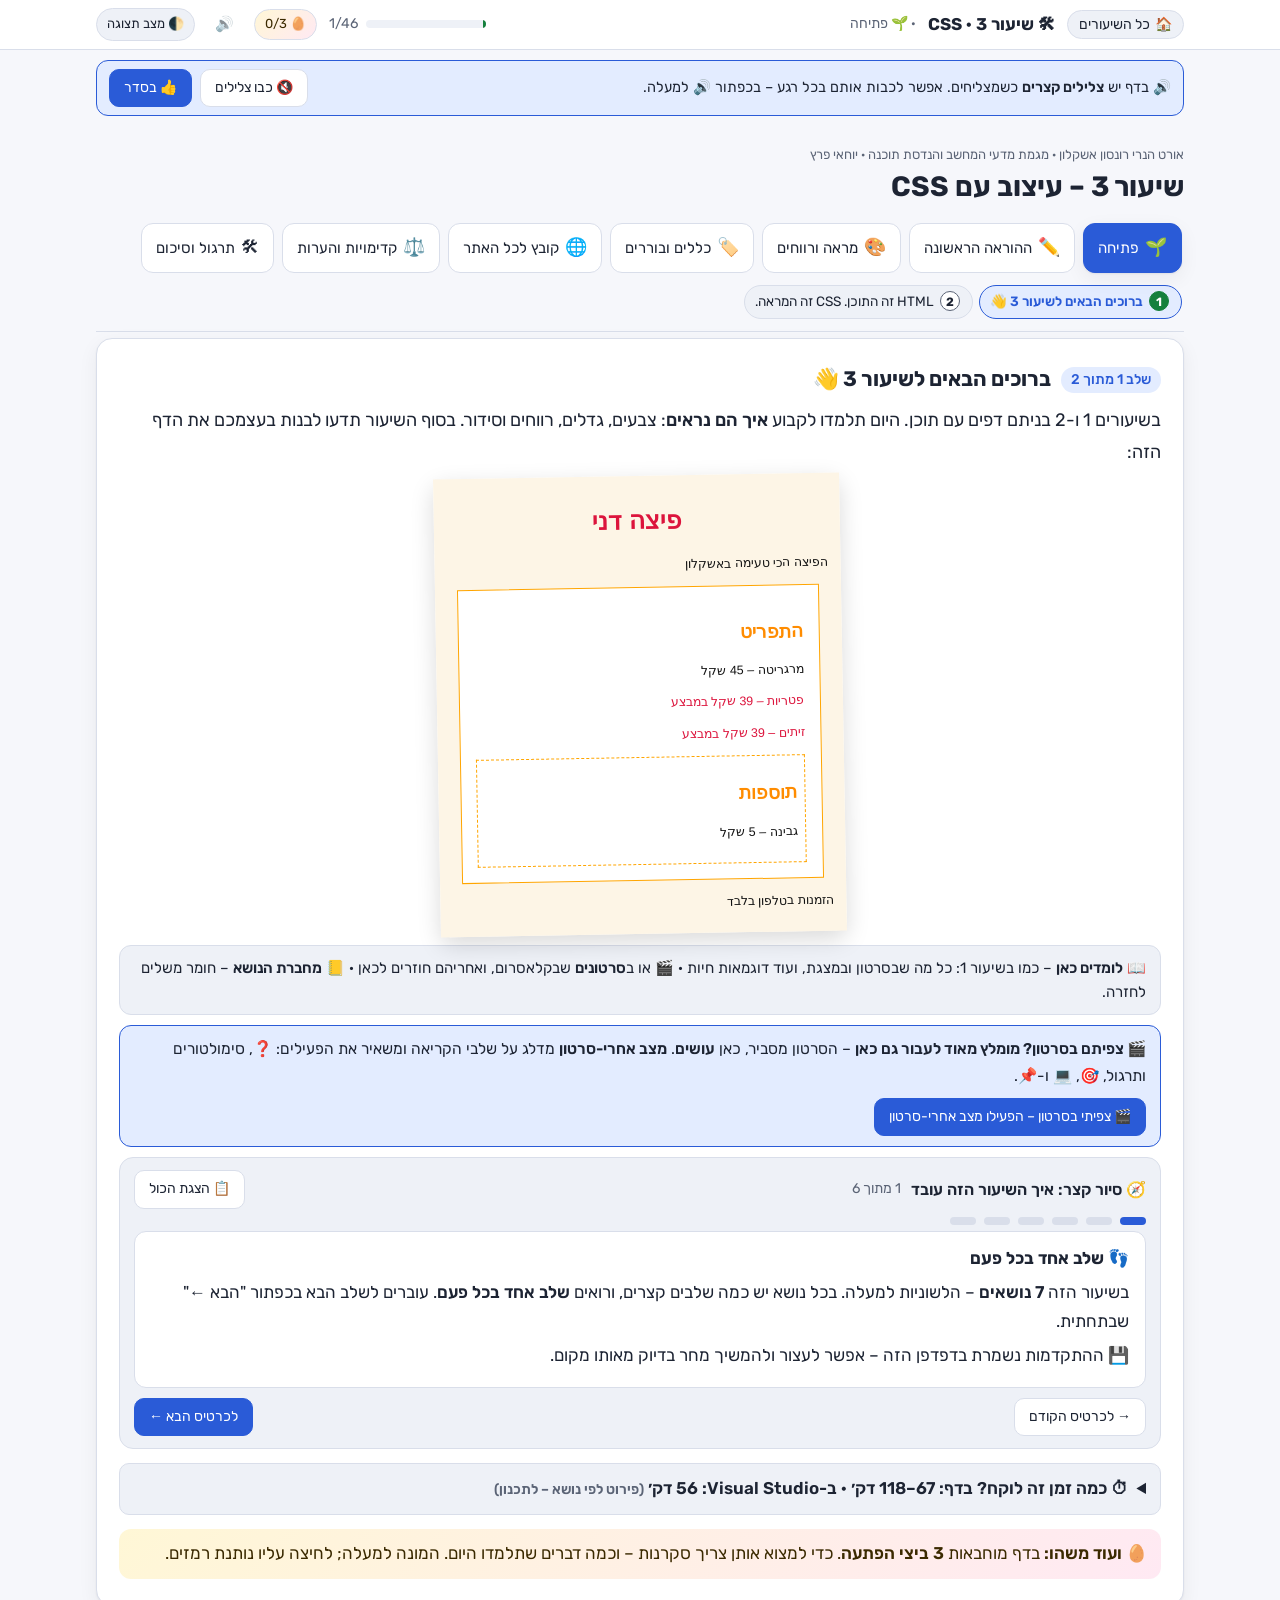
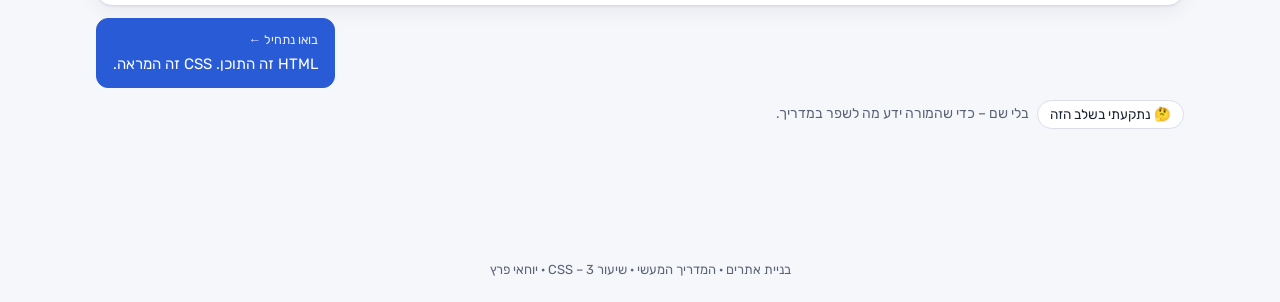
<file: css.html>
<!DOCTYPE html>
<html lang="he" dir="rtl">
<head>
<meta charset="utf-8" />
<meta name="viewport" content="width=device-width, initial-scale=1" />
<title>שיעור 3 – עיצוב עם CSS | המדריך המעשי</title>
<link rel="preconnect" href="https://fonts.googleapis.com" />
<link href="https://fonts.googleapis.com/css2?family=Rubik:wght@400;500;700&family=JetBrains+Mono:wght@400;600&display=swap" rel="stylesheet" />
<link rel="stylesheet" href="assets/course.css" />
<style>
/* lesson-local layout (engine styles stay in assets/course.css) */
.split.s81{grid-template-columns:minmax(0,1fr) minmax(0,2fr)}
@media (max-width:860px){.split.s81{grid-template-columns:1fr}}
/* two demos whose code lines carry a badge: give the code pane a bit more room on wide screens */
@media (min-width:861px){#s61.split,#sCv.split{grid-template-columns:minmax(0,1.25fr) minmax(0,1fr)}}
/* box lab: one real block div, exactly like the code beside it */
#boxStage{display:block}
#boxStage .cc{width:auto;min-height:0;text-align:start;padding:6px 10px}
#boxStage:not(.plain) .bb{border-color:var(--b)}
#boxStage.plain .bb{border-color:orange;background:#fff}
</style>
</head>
<body data-lesson="css3" data-title="שיעור 3" data-next="html-advanced.html" data-next-name="HTML מתקדם">
<header class="topbar"><div class="in">
  <span class="brand">🛠 שיעור 3 · CSS</span>
  <span class="now" id="now"></span>
  <span class="progress" title="שלבים שעברתם בשיעור"><span class="bar"><i id="progBar"></i></span> <span id="progTxt">0/0</span></span>
  <button class="eggbtn" id="eggBtn" type="button" title="ביצי הפתעה – לחצו לרמזים">🥚 <span id="eggCount">0/3</span></button>
  <button class="themebtn" id="themeBtn" type="button">🌓 מצב תצוגה</button>
</div></header>
<dialog id="eggDlg" aria-labelledby="eggTitle">
  <div class="dlg-h"><h3 id="eggTitle">🥚 ביצי הפתעה</h3><button class="btn" type="button" id="eggClose" aria-label="סגירה">✕</button></div>
  <p class="muted" id="eggIntro">בדף מוחבאות 3 ביצים. כל אחת נמצאת בעזרת משהו שלומדים בשיעור. תקועים? לחצו על "רמז נוסף".</p>
  <ul class="egglist" id="eggList"></ul>
  <form class="codebox" id="codeForm"><label for="codeIn">מצאתם קוד סודי?</label><input id="codeIn" autocomplete="off" spellcheck="false" placeholder="הקלידו כאן" /><button class="btn primary" type="submit">בדיקה</button></form>
  <p id="codeMsg" class="res-note"></p>
</dialog>
<div class="toast" id="toast" role="status" aria-live="polite"></div>
<div class="party" id="party" aria-hidden="true"></div>

<main>
<div class="lesson-head">
  <div class="school">אורט הנרי רונסון אשקלון · מגמת מדעי המחשב והנדסת תוכנה · יוחאי פרץ</div>
  <h1>שיעור 3 – עיצוב עם CSS</h1>
</div>
<nav class="topics" id="topics" aria-label="נושאי השיעור"></nav>
<nav class="steps" id="steps" aria-label="השלבים בנושא"></nav>
<section class="topic" data-id="start" data-icon="🌱" data-title="פתיחה">
  <article class="spread welcome">
    <h3>ברוכים הבאים לשיעור 3 👋</h3>
    <p class="lead">בשיעורים 1 ו-2 בניתם דפים עם תוכן. היום תלמדו לקבוע <b>איך הם נראים</b>: צבעים, גדלים, רווחים וסידור. בסוף השיעור תדעו לבנות בעצמכם את הדף הזה:</p>
    <div class="preview-goal"><div id="welcomeStage"></div></div>
    <div class="ways mini"><p>📖 <b>לומדים כאן</b> – כמו בשיעור 1: כל מה שבסרטון ובמצגת, ועוד דוגמאות חיות · 🎬 או ב<b>סרטונים</b> שבקלאסרום, ואחריהם חוזרים לכאן · 📒 <b>מחברת הנושא</b> – חומר משלים לחזרה.</p></div>
    <ol class="ctour" aria-label="🧭 סיור קצר: איך השיעור הזה עובד">
      <li data-t="👣 שלב אחד בכל פעם"><p>בשיעור הזה <b>7 נושאים</b> – הלשוניות למעלה. בכל נושא יש כמה שלבים קצרים, ורואים <b>שלב אחד בכל פעם</b>. עוברים לשלב הבא בכפתור "הבא ←" שבתחתית.</p><p>💾 ההתקדמות נשמרת בדפדפן הזה – אפשר לעצור ולהמשיך מחר בדיוק מאותו מקום.</p></li>
      <li data-t="👆 לומדים בעשייה"><p>כל דוגמה כאן <b>חיה</b>: בוחרים ערך – והדף משתנה מול העיניים. אי אפשר לשבור כלום.</p><p>❓ לפני חלק מהתוצאות יש <b>שאלת ניחוש</b>. מותר לטעות – בשביל זה היא שם.</p><p>🔬 יש גם <b>מעבדות</b>: מזיזים פסים ורואים את הקופסה משתנה, וכותבים בוררים בעצמכם.</p></li>
      <li data-t="💻 בסוף כל נושא: עושים באמת"><p>שלב <b>"עכשיו אצלכם ב-Visual Studio"</b>: בפרויקט שלכם תיצרו דף תרגול חדש, <b>pizza.html</b>, ותעצבו אותו צעד אחרי צעד – עם תיבה לסמן ✔, ועם 🔨 "שברו בכוונה".</p><p>🎯 אחריו – <b>בדיקת הבנה</b> קצרה, בלי ציון. טעיתם? היא תראה לאיזה שלב לחזור.</p></li>
      <li data-t="🆘 נתקעתם?"><p>בכל "עכשיו אצלכם" יש 🔧 <b>רשימת בדיקה</b> – בודקים לפי הסדר. כמעט תמיד התקלה שם.</p><p>עדיין תקועים? 🆘 <b>"ככה שואלים"</b>: את <b>המנטור</b> – כשהקוד לא עובד, או את <b>המחברת</b> בקלאסרום – כשלא הבנתם משהו בחומר.</p></li>
      <li data-t="📌 מה מגישים"><p>לשיעור הזה אין מטלה משלו. המטלה הבאה היא <span data-asg="4"></span> – שישה דפים מעוצבים של הפרויקט. מגישים אותה אחרי שיעור 4, אבל את <b>קובץ העיצוב</b> שלה מתחילים כבר כאן (<a href="#" data-go="practice:2">צעד בפרויקט</a>).</p><p>עוד לא בחרתם נושא לפרויקט? קודם <span data-asg="3"></span>.</p></li>
      <li data-t="⏳ לפני שמתחילים"><p>פתחו ב-Visual Studio את <b>הפרויקט שלכם</b> – עם התיקיות HTML ו-Img משיעור 2, ותמונה אחת לפחות בתיקייה Img. עוד אין? קודם <a href="html-basics.html">שיעור 2</a>.</p><p>⏱ כמה זמן הכול לוקח? פתחו למטה את <b>"כמה זמן זה לוקח?"</b> – ותכננו. אפשר (ורצוי) בכמה ישיבות.</p><p>🖥 בשלבי 💻 (עכשיו אצלכם) הכי נוח: הדף הזה בחצי מסך, ו-Visual Studio בחצי השני. בשאר השלבים – הדף לבד.</p></li>
    </ol>
    <div class="eggnote">🥚 <b>ועוד משהו:</b> בדף מוחבאות <b><span class="eggn">3</span> ביצי הפתעה</b>. כדי למצוא אותן צריך סקרנות – וכמה דברים שתלמדו היום. המונה למעלה; לחיצה עליו נותנת רמזים.</div>
  </article>
  <article class="spread">
    <h3>HTML זה התוכן. CSS זה המראה.</h3>
    <p>עד עכשיו כתבתם HTML. ה-HTML קובע <b>מה יש בדף</b>: כותרת, פסקה, תמונה. אבל הדפדפן מציג הכול בשחור על לבן, באותו גופן.</p>
    <p><b>CSS</b> היא שפה שקובעת <b>איך הדף נראה</b>: צבעים, גדלים, גופנים, רווחים וסידור. לאורך כל השיעור נעבוד על דף אחד – הדף של "פיצה דני". לחצו על הכפתורים והשוו:</p>
    <div class="ctrls"><div class="seg" id="s11seg"></div></div>
    <div id="s11"></div>
    <div class="what">
      <div>ה-HTML לא השתנה באף אות – בדקו בקוד.</div>
      <div>הוספנו רק כמה שורות CSS, והדף נראה אחרת לגמרי.</div>
      <div>זה כל הרעיון: <b>התוכן לחוד, והעיצוב לחוד</b>.</div>
      <div>את השורות האלה עוד לא צריך להבין – עד סוף השיעור תדעו לכתוב אותן בעצמכם. 👀 תגית אחת בקוד עוד לא הכרתם: <code>div</code> – קופסה שעוטפת כמה תגיות יחד.</div>
      <div>נלמד אותה בנושא "ההוראה הראשונה"; בינתיים רק שימו לב שהיא עוטפת את התפריט.</div>
    </div>
    <div class="tip">💡 השם CSS הוא ראשי תיבות של Cascading Style Sheets – בערך "דפי סגנון". לא צריך לזכור את זה.</div>
  </article>
</section>
<section class="topic" data-id="basics" data-icon="✏️" data-title="ההוראה הראשונה">
  <article class="spread">
    <h3>מאפיין חדש לעיצוב: style</h3>
    <p>בשיעור 2 הוספתם לתגיות <b>מאפיינים</b> (attributes): <code>href</code> לקישור, <code>src</code> לתמונה. לעיצוב יש מאפיין HTML משלו: <code>style</code>. בתוכו כותבים <b>הוראות עיצוב</b> בשפת CSS – למשל <code>&lt;h1 style="color: red;"&gt;</code> צובע את הכותרת באדום.</p>
    <p>כל הוראה בנויה מארבעה חלקים:</p>
    <div class="anat">
      <div class="tok" style="--tc:#93c5fd"><code>color</code><span><b>תכונה (property)</b>מה רוצים לשנות</span></div>
      <div class="tok" style="--tc:#cbd5e1"><code>:</code><span><b>נקודתיים</b>מפרידות</span></div>
      <div class="tok" style="--tc:#86efac"><code>red</code><span><b>ערך (value)</b>למה לשנות</span></div>
      <div class="tok" style="--tc:#cbd5e1"><code>;</code><span><b>נקודה-פסיק</b>סוף ההוראה</span></div>
    </div>
    <div class="tip">💡 <b>שתי מילים, שני עולמות.</b> ב-HTML כותבים <b>מאפיין</b> (attribute) בתוך התגית: <code>href</code>, <code>src</code>, <code>style</code>. ב-CSS כותבים <b>תכונה</b> (property) בתוך הוראת העיצוב: <code>color</code>, <code>font-size</code>. ככה נקרא להן לאורך כל השיעור.</div>
    <div class="bridge">ב-C# כתבתם <code>x = 5;</code> – "שימו 5 בתוך x". כאן זה אותו רעיון: <code>color: red;</code> – "שימו אדום בצבע". שני הבדלים בלבד: במקום <code>=</code> כותבים נקודתיים, ואת הערך לא שמים במירכאות. הנקודה-פסיק בסוף – בדיוק כמו ב-C#.</div>
    <details class="more"><summary>🐢 רוצים הסבר לאט יותר?</summary>
      <p>חשבו על טופס: יש בו שדות, ובכל שדה ממלאים ערך. "צבע עיניים: חום". "גובה: 1.70".</p>
      <p>ב-CSS זה אותו דבר. <b>התכונה</b> היא שם השדה (color = צבע), ו<b>הערך</b> הוא מה שממלאים בו (red). הנקודתיים מפרידות בין השם לערך, והנקודה-פסיק אומרת "סיימתי את השדה הזה".</p>
      <p>לכן <code>color: red; font-size: 32px;</code> הם שני שדות מלאים: צבע = אדום, גודל = 32 פיקסלים.</p>
    </details>
  </article>
  <article class="spread">
    <h3>נסו: שנו את הכותרת</h3>
    <p>בחרו צבע (<code>color</code>) וגודל טקסט (<code>font-size</code>), וראו איך הקוד והתוצאה משתנים יחד.</p>
    <div class="tip">💡 ב-CSS <b>גודל</b> כותבים עם יחידה: <code>48px</code> = 48 פיקסלים (px – הנקודות של המסך, משיעור 2). ב-HTML כתבתם <code>width="150"</code> בלי יחידה; ב-CSS, <code>font-size: 48</code> בלי <code>px</code> – ההוראה לא עובדת.</div>
    <div class="tip">💡 <code>red</code>, <code>teal</code>, <code>crimson</code> – אלה שמות של צבעים באנגלית. CSS מכיר כ-150 שמות כאלה. הרשימה המלאה, עם דוגמה לכל צבע: <a href="https://developer.mozilla.org/en-US/docs/Web/CSS/Reference/Values/named-color" target="_blank" rel="noopener">MDN: named-color</a> (באנגלית).</div>
    <div class="ctrls"><span class="lbl ltr">color:</span><div class="seg" id="s22c"></div></div>
    <div class="ctrls"><span class="lbl ltr">font-size:</span><div class="seg" id="s22s"></div></div>
    <div id="s22"></div>
    <div class="predict" id="p22"></div>
    <div class="ctrls" id="s22brk" hidden><button class="btn" id="s22break" type="button">🔨 תראו לי: מחקו את ה-; באמצע</button></div>
    <div class="what" id="s22what" hidden>
      <div>אפשר לכתוב כמה הוראות באותו style – והדפדפן מפריד ביניהן לפי ה-<code>;</code> שבין הוראה להוראה.</div>
      <div>בלי הנקודה-פסיק הוא לא יודע איפה הוראה אחת נגמרת, ולכן <b>זורק את שתיהן</b>: הכותרת חזרה גם לשחור וגם לגודל הרגיל של h1.</div>
      <div>ושימו לב: <b>אין הודעת שגיאה</b>.</div>
      <div>ב-CSS טעות פשוט "לא עובדת" בשקט – זו הסיבה שבודקים כל שינוי בדפדפן. (ואחרי ההוראה <b>האחרונה</b>? שם ה-<code>;</code> לא חובה, כי אין אחריה הוראה נוספת. בכל זאת כותבים אותו תמיד – ככה לא שוכחים כשמוסיפים הוראה.)</div>
    </div>
  </article>
  <article class="spread">
    <h3>זוכרים משיעור 2? block ו-inline</h3>
    <p>בשיעור 2 ראיתם שיש תגיות שתופסות <b>שורה שלמה</b> – <b>block</b> (בלוק), ויש תגיות שיושבות <b>בתוך השורה, כמו מילה</b> – <b>inline</b> (בתוך השורה). עכשיו, כשמתחילים לעצב, זה חשוב שוב: העיצוב שתיתנו לתגית יתפוס בדיוק את המקום שלה. נבדוק עם תכונה חדשה: <code>background-color</code> – צבע הרקע של התגית.</p>
    <div class="predict" id="pKinds"></div>
    <div class="ctrls"><div class="seg" id="sKindsSeg"></div></div>
    <div id="sKinds"></div>
    <div class="kinds-legend"><span class="k-block" style="border-color:#2563eb">כחול, קו רציף = block</span><span class="k-inline" style="border-color:#db2777">ורוד, קו מקווקו = inline</span></div>
    <div class="what" id="kindsWhat">הרקע ממלא <b>בדיוק את המקום שהתגית תופסת</b>. הכחולים (h2, p) נמתחים לכל רוחב הדף, גם כשהטקסט בתוכם קצר – ולכן הצהוב של הכותרת מגיע עד קצה השורה. הוורודים (b, a, img) תופסים רק את המקום שלהם – ולכן הצהוב של b נמצא רק מאחורי המספר.</div>
    <table id="kindsTable">
      <tr><th>block – שורה שלמה</th><th>inline – בתוך השורה, כמו מילה</th></tr>
      <tr><td><code>h1</code>–<code>h6</code>, <code>p</code>, <code>hr</code> · ובשלב הבא: <code>div</code></td><td><code>a</code>, <code>img</code>, <code>b</code>, <code>i</code> · ובשלב הבא: <code>span</code></td></tr>
    </table>
    <div class="bridge">בשיעור 2 הבטחנו: "בשיעור 3 תלמדו לשנות את ההתנהגות הזו עם CSS". זה יקרה כבר בנושא הבא – התכונה <code>display</code> יכולה להפוך תגית inline ל-block, ולהפך.</div>
  </article>
  <article class="spread act">
    <h3>שתי תגיות בלי שום מראה משלהן</h3>
    <p>לפעמים רוצים לעצב <b>כמה תגיות ביחד</b> – למשל את כל התפריט, כולל הכותרת שלו. ולפעמים רוצים לעצב <b>רק חלק משורה</b> – למשל את המילה "במבצע". בשביל זה יש שתי תגיות שלא עושות כלום בעצמן – הן רק "עוטפות":</p>
    <table>
      <tr><th>תגית</th><th>מה היא עוטפת</th><th>איך היא תופסת מקום</th></tr>
      <tr><td><code>&lt;div&gt;</code></td><td>כמה תגיות יחד – קופסה גדולה</td><td>שורה שלמה (יורדת שורה לפני ואחרי)</td></tr>
      <tr><td><code>&lt;span&gt;</code></td><td>חלק מתוך שורה – מילה או כמה מילים</td><td>רק את המקום של המילים (לא יורדת שורה)</td></tr>
    </table>
    <p>כדי לראות אותן נשתמש ב-<code>background-color</code> מהשלב הקודם, ובתכונה חדשה: <code>border</code> – מסגרת (כותבים עובי, סוג קו וצבע: <code>2px solid orange</code>). נחקור אותן לעומק בנושא הבא. הדליקו כל אחת בנפרד, ושימו לב לשורות שמסומנות "חדש":</p>
    <div class="ctrls"><div class="seg" id="s31seg"></div></div>
    <div id="s31"></div>
    <div class="what">ה-<code>div</code> הפך את הכותרת ושתי הפסקאות ל<b>יחידה אחת</b> – והרקע והמסגרת עוטפים את שלושתן יחד. ה-<code>span</code> צבע <b>רק את המילה</b> שבתוכו, והשורה נשארה שורה אחת. בלי עיצוב – שתיהן בלתי נראות לגמרי. בזה הן שונות מ-<code>h1</code> או <code>p</code>, שיש להן מראה משלהן.</div>
  </article>
  <article class="spread vsstep">
    <h3>💻 עכשיו אצלכם ב-Visual Studio</h3>
    <p>נבנה בפרויקט שלכם <b>דף תרגול חדש</b> של פיצה דני, pizza.html, ונעצב אותו עם style. למה דף חדש ולא practice.html או menu.html משיעור 2? כי כאן מתרגלים <b>עיצוב</b>: דף קצר ונקי מראה בדיוק מה כל שורת CSS משנה. לאורך השיעור נמשיך לשפר את אותו הדף – והדפים של האתר שלכם נשארים נקיים עד צעד הפרויקט בסוף השיעור.</p>
    <ol class="vsdo">
      <li><div class="ln">ב-Solution Explorer: <b>קליק ימני</b> <span class="where">על התיקייה <b>HTML</b></span> (בתוך wwwroot) &rlm;←&rlm; <b>Add</b> &rlm;←&rlm; <b><bdi>New Item...</bdi></b> &rlm;←&rlm; <b>HTML Page</b>.</div><div class="ln">השם המוצע הוא <b>htmlpage.html</b> – שנו אותו ל-<b>pizza.html</b> &rlm;←&rlm; <b>Add</b>.</div><div class="ln">(אם החלון נפתח קטן, בלי רשימת תבניות – לחצו בו Show All Templates.)</div></li>
      <li><span class="where">בשורה של התגית html</span> שבראש הקובץ, Visual Studio כתב רק <code>&lt;html&gt;</code>. החליפו אותה ב-<code>&lt;html lang="he" dir="rtl"&gt;</code> – בדיוק כמו בשיעור 2. ואז הדביקו <b><span class="where">בתוך body</span></b>:
        <div class="codeblock"><button class="copy" type="button">העתקה</button><pre data-code="html">
&lt;h1 style="color: red; font-size: 40px;"&gt;פיצה דני&lt;/h1&gt;
&lt;p&gt;הפיצה הכי טעימה באשקלון&lt;/p&gt;
&lt;div style="background-color: lightyellow; border: 2px solid orange;"&gt;
    &lt;h2&gt;התפריט&lt;/h2&gt;
    &lt;p&gt;מרגריטה – 45 שקל&lt;/p&gt;
    &lt;p&gt;פטריות – 39 שקל &lt;span style="color: crimson;"&gt;במבצע&lt;/span&gt;&lt;/p&gt;
&lt;/div&gt;
</pre></div></li>
      <li>שמרו (Ctrl+S). ואז <b>קליק ימני</b> <span class="where">על pizza.html</span> &rlm;←&rlm; <b>View in Browser</b>. (או: ▶ הירוק – ואז בשורת הכתובת של הדפדפן כותבים אחרי הפורט את <code>/HTML/pizza.html</code>, כך: <code style="white-space:normal;overflow-wrap:anywhere">https://localhost:&lt;port&gt;/HTML/pizza.html</code> – עם מספר הפורט שלכם.)</li>
      <li>🔨 <b>שברו בכוונה:</b> <span class="where">ב-h1</span> מחקו את ה-<code>;</code> שאחרי red, שמרו, ורעננו <b>בדפדפן</b> (Ctrl+F5). הכותרת חזרה לשחור ולגודל הרגיל? מצוין – ראיתם בעצמכם את מה שקרה <a href="#" data-go="basics:2">בשלב על הנקודה-פסיק</a>. עכשיו החזירו את ה-<code>;</code> למקומו.</li>
    </ol>
    <div class="expect">בכתובת שמסתיימת ב-<code>/HTML/pizza.html</code> רואים: כותרת "פיצה דני" גדולה ואדומה; קופסה צהובה עם מסגרת כתומה סביב "התפריט" ושתי המנות; ובשורה של פטריות – רק המילה "במבצע" באדום, באותה שורה.</div>
    <div class="trouble" id="trBasics"></div>
  </article>
  <article class="spread cpstep">
    <h3>🎯 הבנתם את כל מה שלמדתם עד עכשיו?</h3>
    <div id="cpBasics"></div>
  </article>
</section>
<section class="topic" data-id="look" data-icon="🎨" data-title="מראה ורווחים">
  <article class="spread act">
    <h3>חוקרים תכונה אחרי תכונה</h3>
    <p>בחרו תכונה, ואז ערך. הקו המקווקו האפור מראה את גבולות התגית – ככה רואים גם שינויים ברוחב.</p>
    <div class="ctrls"><div class="seg" id="s41p"></div></div>
    <div class="ctrls"><span class="lbl">ערך:</span><div class="seg" id="s41v"></div></div>
    <div id="s41"></div>
    <div class="what" id="s41what"></div>
    <p><b>כל התכונות בטבלה אחת:</b></p>
      <table>
        <tr><th>תכונה</th><th>מה היא עושה</th><th>דוגמה</th></tr>
        <tr><td><code>color</code></td><td>צבע הטקסט</td><td><code>red</code></td></tr>
        <tr><td><code>background-color</code></td><td>צבע הרקע</td><td><code>lightyellow</code></td></tr>
        <tr><td><code>font-size</code></td><td>גודל הטקסט</td><td><code>20px</code></td></tr>
        <tr><td><code>font-family</code></td><td>הגופן</td><td><code>Arial</code></td></tr>
        <tr><td><code>text-align</code></td><td>יישור הטקסט בתוך התגית</td><td><code>center</code></td></tr>
        <tr><td><code>border</code></td><td>מסגרת: עובי, סוג, צבע</td><td><code>2px solid black</code></td></tr>
        <tr><td><code>width</code> / <code>height</code></td><td>רוחב / גובה</td><td><code>150px</code> · <code>50%</code></td></tr>
        <tr><td><code>opacity</code> (להרחבה)</td><td>שקיפות, מ-0 (שקוף) עד 1 (מלא)</td><td><code>0.5</code></td></tr>
        <tr><td><code>display</code> (להרחבה)</td><td>איך התגית תופסת מקום: <code>block</code> = שורה שלמה, <code>inline</code> = בתוך השורה (משיעור 2); ו-<code>none</code> = הסתרה</td><td><code>block</code> · <code>none</code></td></tr>
      </table>
    <div class="trap">שימו לב לכתיב: <code>height</code> ולא <code>hight</code> (טעות נפוצה). טעות כתיב בשם של תכונה לא מציגה שגיאה – ההוראה פשוט לא עובדת.</div>
    <div class="ghost" id="eggGhost" style="display: none;">👻 תפסתם אותי! הקוד הסודי: GHOST. הקלידו אותו במונה הביצים למעלה.</div>
  </article>
  <article class="spread act">
    <h3>כל תגית היא מלבן</h3>
    <p>הדפדפן רואה כל תגית כ<b>קופסה מלבנית</b>. רוב הזמן לא רואים את הקופסאות – אבל הן שם. לחצו וראו:</p>
    <div class="ctrls"><div class="seg" id="s51seg"></div></div>
    <div id="s51"></div>
    <div class="kinds-legend"><span class="k-block" style="border-color:#2563eb">כחול, קו רציף = block</span><span style="border-color:#7c3aed;border-style:solid;border-width:3px">סגול עבה = div – קופסה שעוטפת תגיות אחרות</span></div>
    <div class="what">
      <div>כל כותרת וכל פסקה היא מלבן ש<b>תופס את כל רוחב השורה</b>, גם אם הטקסט קצר.</div>
      <div>לכן הן מסודרות אחת מתחת לשנייה.</div>
      <div>ושימו לב לקופסה <b>הסגולה</b>: זה ה-<code>div</code> של התפריט.</div>
      <div>גם הוא מלבן – אבל <b>בתוכו</b> יש מלבנים קטנים יותר: הכותרת "התפריט" ושלוש המנות.</div>
      <div>הסידור הזה, שורה שלמה לכל מלבן, הוא ה-<code>block</code> שאתם כבר מכירים.</div>
      <div>מעכשיו, כשמעצבים רווחים – חושבים על המלבנים האלה.</div>
    </div>
  </article>
  <article class="spread">
    <h3>padding – ריפוד: רווח <u>בתוך</u> המסגרת</h3>
    <p>אותה קופסה בדיוק, פעמיים. ההבדל היחיד: ה-<code>padding</code>. לקופסה יש רוחב קבוע: <code>width: 200px</code> (רוחב).</p>
    <div class="predict" id="p52"></div>
    <div class="compare" id="s52"></div>
    <div class="what" id="s52what">
      <div>padding מרחיק את <b>התוכן מהמסגרת של אותה קופסה</b>.</div>
      <div>המסגרת "התנפחה" החוצה, והקופסה גדלה – למרות שכתוב <code>width: 200px</code>. למה?</div>
      <div>כי ה-width קובע רק את רוחב <b>התוכן</b>.</div>
      <div>ה-padding והמסגרת נוספים לו מכל צד: 200 + 24 + 24 (padding) + 3 + 3 (מסגרת) = 254 פיקסלים.</div>
      <div>בלי padding הטקסט צמוד לקו – וזה נראה צפוף ולא מקצועי.</div>
    </div>
    <details class="more" data-lock><summary>🚀 להעמקה: ואם רוצים שהקופסה תישאר בדיוק 200px?</summary>
      <p>יש תכונה שמשנה את החשבון: <code>box-sizing: border-box</code>. איתה, ה-width כולל גם את ה-padding וגם את המסגרת – והדפדפן מקטין את מקום התוכן כדי שהכול ייכנס ב-200px.</p>
      <div class="codeblock"><pre data-code="html">
&lt;div style="width: 200px; padding: 24px;
            border: 3px solid orange;
            box-sizing: border-box;"&gt;
</pre></div>
      <p>בלי השורה האחרונה הדפדפן מחבר <code>200 + 24 + 24 + 3 + 3 = 254px</code> לרוחב הכולל. איתה – בדיוק 200 פיקסלים. Bootstrap, שתכירו בהמשך הקורס, מפעיל את <code>box-sizing: border-box</code> על כל התגיות בדף – כי ככה הרבה יותר קל לתכנן מידות. להרחבה: <a href="https://developer.mozilla.org/en-US/docs/Web/CSS/box-sizing" target="_blank" rel="noopener">MDN: box-sizing</a> (באנגלית).</p>
    </details>
  </article>
  <article class="spread">
    <h3>margin – שוליים: רווח <u>מחוץ</u> למסגרת</h3>
    <p>עכשיו שתי קופסאות, אחת מעל השנייה. ההבדל היחיד: ה-<code>margin</code>.</p>
    <div class="predict" id="p53"></div>
    <div class="compare" id="s53"></div>
    <div class="what" id="s53what">
      <div><b>כלל אצבע:</b> אוויר בין הטקסט לקו? padding.</div>
      <div>אוויר בין שתי קופסאות? margin. ואם אין מסגרת?</div>
      <div>מסתכלים על <b>הרקע</b>: padding נצבע בצהוב של הקופסה – הוא חלק ממנה.</div>
      <div>margin תמיד שקוף – הצהוב לא נכנס לרווח שבין הקופסאות.</div>
      <div>(שימו לב: הרווח בין שתי הקופסאות הוא 24, לא 48 – שוליים של שתי קופסאות, מעל ומתחת, לא מתחברים. עוד על זה ב-🚀 למטה.)</div>
    </div>
    <details class="more" data-lock><summary>🚀 להעמקה: 24 ועוד 24 – למה הרווח ביניהן לא 48?</summary>
      <p>לכל אחת מהקופסאות יש שוליים של 24 פיקסלים, ובכל זאת הרווח ביניהן הוא 24 ולא 48. שוליים של קופסה שמעל קופסה לא מתחברים: הדפדפן לוקח את <b>הגדול</b> מהשניים. לזה קוראים margin collapsing. זה קורה רק למעלה ולמטה – לא בצדדים.</p>
    </details>
  </article>
  <article class="spread act">
    <h3>מודל הקופסה (box model): כל השכבות יחד</h3>
    <p>מבפנים החוצה: <b>תוכן</b> &rlm;←&rlm; <b>padding</b> &rlm;←&rlm; <b>border</b> (המסגרת עצמה) &rlm;←&rlm; <b>margin</b>. לקופסה הזו אין width, ולכן היא תופסת את כל רוחב השורה – כמו כל div. הזיזו כל פס לבד, ושימו לב מה זז ומה לא.</p>
    <div class="ctrls"><div class="seg" id="s54view"></div></div>
    <div class="split" style="margin-top:0">
      <div class="pane">
        <div class="sliders">
          <label for="rM">margin</label><input type="range" id="rM" min="0" max="40" value="10" /><output id="oM">10px</output>
          <label for="rB">border</label><input type="range" id="rB" min="0" max="12" value="3" /><output id="oB">3px</output>
          <label for="rP">padding</label><input type="range" id="rP" min="0" max="40" value="12" /><output id="oP">12px</output>
        </div>
        <div class="pane-h" style="margin-top:10px"><span class="dot"></span>HTML</div>
        <pre class="cv" id="boxCode"></pre>
      </div>
      <div class="pane">
        <div class="pane-h"><span class="dot"></span>מה רואים בדפדפן</div>
        <div class="boxstage" id="boxStage"></div>
        <div class="legend">
          <span style="--sw:var(--c)">תוכן</span><span style="--sw:var(--pd)">padding</span>
          <span style="--sw:var(--b)">border</span><span style="--sw:var(--m)">margin</span>
        </div>
      </div>
    </div>
    <div class="tip">💡 טריק לזיכרון: <b>p</b>adding – <b>פ</b>׳ כמו <b>פְּנים</b>. <b>m</b>argin – <b>מ</b>׳ כמו <b>מִחוץ</b>.</div>
    <div class="what" id="boxHint">הזיזו פס אחד ושימו לב מה משתנה.</div>
  </article>
  <article class="spread">
    <h3>איך ממרכזים תמונה?</h3>
    <p>תמונה היא inline – היא יושבת בתוך השורה <b>כמו מילה</b>, ולכן בדף בעברית היא מתחילה בצד ימין. ואת התכונה <code>text-align</code> כבר ראיתם בטבלה שבשלב הראשון של הנושא: היא מיישרת טקסט.</p>
    <div class="predict" id="p42"></div>
    <div class="ctrls"><div class="seg" id="s42seg"></div></div>
    <div id="s42"></div>
    <div class="what" id="s42what"></div>
    <details class="more"><summary>🚀 להעמקה: כמה תמונות בשורה, עם רווח שווה ביניהן</summary>
      <p>גם הדרך הראשונה ממרכזת כמה תמונות יחד – אבל הרווח ביניהן הוא רק רווח של מילה. מעצבים אתרים משתמשים לסידור כזה ב-<b>flex</b> (מלשון גמיש): כותבים על ה-div שעוטף את התמונות שלוש הוראות.</p>
      <div id="s42flex"></div>
      <p><code>display: flex</code> מסדר את מה שבתוך ה-div בשורה; <code>justify-content: center</code> שם את השורה באמצע; ו-<code>gap</code> קובע רווח מדויק בין הפריטים. זה עולם שלם – אפשר לקרוא עליו ב-<a href="https://developer.mozilla.org/en-US/docs/Learn_web_development/Core/CSS_layout/Flexbox" target="_blank" rel="noopener">MDN: Flexbox</a> (באנגלית).</p>
    </details>
  </article>
  <article class="spread">
    <h3>לראות את הקופסה באתר אמיתי: F12</h3>
    <p>בכל דפדפן יש <b>כלי מפתחים</b> (Developer Tools). הם מראים את הקופסה של כל תגית – באותם צבעים של המעבדה.</p>
    <ol>
      <li>לחצו <b>F12</b> (או Ctrl+Shift+I).</li>
      <li>לחצו על סמל החץ בפינה של חלון הכלים ("בחירת אלמנט"), ואז על כותרת כלשהי בדף.</li>
      <li>בלשונית <b>Elements</b> יש שני חלקים: קוד ה-HTML של הדף, ולידו (או מתחתיו) החלק <b>Styles</b> – ה-CSS של התגית שבחרתם.</li>
      <li>גללו עד הסוף של החלק <b>Styles</b> – שם מחכה ציור של הקופסה, בריבועים צבעוניים, עם מספר הפיקסלים של כל שכבה (הוא נמצא גם בראש הלשונית <b>Computed</b>):</li>
    </ol>
    <div class="dt" aria-hidden="true">
      <div style="background:var(--m)"><span class="l">margin</span>
        <div style="background:var(--b)"><span class="l">border</span>
          <div style="background:var(--pd)"><span class="l">padding</span>
            <div style="background:var(--c)">content</div>
          </div></div></div>
    </div>
    <div class="tip">💡 נסו עכשיו, על הדף הזה עצמו: לחצו F12 ובחרו את הכותרת של השלב הזה. כל מה שאתם רואים כאן מעוצב ב-CSS. אפשר אפילו לשנות שם ערך ולראות מה קורה – זה זמני, ונעלם ברענון.</div>
  </article>
  <article class="spread vsstep">
    <h3>💻 עכשיו אצלכם ב-Visual Studio</h3>
    <p>ממשיכים בדף התרגול pizza.html מהנושא הקודם: ממרכזים תמונה, נותנים לתפריט אוויר, ומסתכלים על הקופסה ב-F12 – באתר שלכם, לא רק כאן.</p>
    <ol class="vsdo">
      <li>ב-pizza.html, <b>אחרי</b> השורה <code>&lt;/div&gt;</code> של התפריט, הדביקו תמונה <span class="where">בתוך div שממרכז אותה</span>. במקום pizza.jpg כתבו שם של תמונה <b>שיש לכם</b> בתיקייה Img (משיעור 2):
        <div class="codeblock"><button class="copy" type="button">העתקה</button><pre data-code="html">
&lt;div style="text-align: center;"&gt;
    &lt;img src="../Img/pizza.jpg" alt="פיצה" width="150" /&gt;
&lt;/div&gt;
</pre></div></li>
      <li>תנו לתפריט אוויר מבפנים ומבחוץ: את <span class="where">השורה הפותחת של ה-div של התפריט</span> החליפו בשתי השורות האלה. החדש בהן: <code>padding</code> ו-<code>margin</code> בסוף.
        <div class="codeblock"><button class="copy" type="button">העתקה</button><pre data-code="html" data-marks="2:new">
&lt;div style="background-color: lightyellow; border: 2px solid orange;
            padding: 20px; margin: 20px;"&gt;
</pre></div></li>
      <li>שמרו (Ctrl+S) ורעננו <b>בדפדפן</b> (Ctrl+F5).</li>
      <li><div class="ln">בדפדפן לחצו <b>F12</b>, לחצו על סמל החץ ("בחירת אלמנט") ואז <span class="where">על הקופסה הצהובה</span>.</div><div class="ln">גללו עד הסוף של החלק <b>Styles</b> – בריבועים הצבעוניים, מצאתם 20 ב-padding וגם ב-margin? (<a href="#" data-go="look:7">איך? השלב על F12</a>)</div></li>
    </ol>
    <div class="expect">בכתובת שמסתיימת ב-<code>/HTML/pizza.html</code> רואים: התמונה שלכם באמצע הרוחב; בתוך הקופסה הצהובה יש אוויר בין הטקסט למסגרת הכתומה (padding), ומסביב לקופסה – רווח עד הפסקה שמעליה ועד התמונה שמתחתיה, והקופסה צרה יותר משאר הדף כי יש לה margin גם בצדדים. ב-F12, בריבועים הצבעוניים, מופיע 20 גם בשכבת padding וגם בשכבת margin.</div>
    <div class="trouble" id="trLook"></div>
  </article>
  <article class="spread cpstep">
    <h3>🎯 הבנתם את כל מה שלמדתם עד עכשיו?</h3>
    <div id="cpLook"></div>
  </article>
</section>
<section class="topic" data-id="rules" data-icon="🏷️" data-title="כללים ובוררים">
  <article class="spread">
    <h3>הבעיה עם style בתוך התגית</h3>
    <p>בתפריט יש שתי מנות במבצע, ורוצים לצבוע את שתיהן באדום. עם מה שלמדנו עד עכשיו – כותבים אותו דבר פעמיים:</p>
    <div id="s61"></div>
    <div class="what">עכשיו דמיינו 8 מנות במבצע – 8 פעמים אותה הוראה. מחר מחליטים על כתום? מתקנים 8 מקומות, ובטוח שוכחים אחד. ובאתר עם 10 דפים? הצרה רק גדלה. <b>הפתרון:</b> לכתוב את העיצוב <b>פעם אחת</b>, ולהגיד לדפדפן <b>על מי</b> הוא חל.</div>
  </article>
  <article class="spread">
    <h3>כלל CSS: "על מי" + "מה לעשות"</h3>
    <p>במקום style בתוך כל תגית, כותבים <b>כללים</b> (rules) בתוך תגית <code>&lt;style&gt;</code> אחת, ב-head של הדף. כל כלל עונה על שתי שאלות:</p>
    <div class="anat">
      <div class="tok" style="--tc:#f9a8d4"><code>h1</code><span><b>בורר (selector)</b>על מי הכלל חל</span></div>
      <div class="tok" style="--tc:#cbd5e1"><code>{</code><span><b>פותח</b></span></div>
      <div class="tok" style="--tc:#86efac"><code>color: red;</code><span><b>הוראות</b>מה לעשות להן – כמו שכבר למדתם</span></div>
      <div class="tok" style="--tc:#cbd5e1"><code>}</code><span><b>סוגר</b></span></div>
    </div>
    <p>הכלל הזה אומר: "<b>כל</b> תגיות h1 בדף – צבע אדום". וכך זה נראה בתוך הדף:</p>
    <div class="codeblock"><button class="copy" type="button">העתקה</button><pre class="cv" id="s62code"></pre></div>
    <div class="bridge">הסוגריים המסולסלים עובדים כמו ב-C#: הם תוחמים בלוק. ב-C# הבלוק שייך לפעולה או ל-if; כאן הוא שייך לבורר. ובתוך הבלוק – ההוראות שכבר למדתם, בלי שום שינוי.</div>
    <div class="tip">💡 <b>אותו שם, שני דברים.</b> <b>המאפיין</b> style נכתב בתוך תגית אחת ומעצב רק אותה – בלי בורר ובלי סוגריים מסולסלים. <b>התגית</b> <code>&lt;style&gt;</code> נכתבת פעם אחת ב-head, ובתוכה כללים – לכל כלל בורר משלו. למה ב-head? כי זה לא תוכן שרואים בדף – אלה הגדרות, כמו title.</div>
  </article>
  <article class="spread">
    <h3>בורר של שם תגית</h3>
    <p>הבורר הכי פשוט הוא <b>שם של תגית</b>. הנה כלל עם הבורר <code>p</code>, ומתחתיו הדף של פיצה דני. נחשו מה הכלל יעשה:</p>
    <div class="predict" id="p71"></div>
    <div id="s71"></div>
    <div class="what" id="s71what" hidden>בורר של שם תגית תופס <b>את כל</b> התגיות מהסוג הזה בדף – בכל מקום. השורות שנבחרו מסומנות במסגרת אדומה, גם בקוד וגם בתוצאה (העבירו את העכבר על שורה בקוד – והתגית שלה תסומן). זה מצוין לעיצוב כללי, אבל מה אם רוצים לצבוע <b>רק</b> את המנות במבצע? צריך לתת להן שם.</div>
  </article>
  <article class="spread">
    <h3>class – שם לקבוצה</h3>
    <p><code>class</code> הוא מאפיין שמוסיפים לתגית ב-HTML – בדיוק כמו href או style. הערך שלו הוא <b>שם שאתם ממציאים</b> (באנגלית, בלי רווחים). כל התגיות שמקבלות את אותו שם – הן קבוצה אחת.</p>
    <div class="bridge">דמיינו שיעור ספורט: "כל מי שלובש חולצה אדומה – לקבוצה הזו". ב-HTML, <code>class="sale"</code> הוא החולצה שמלבישים על תגית. ב-CSS, <code>.sale</code> פירושו "כל מי שלובש את החולצה sale". <b>הנקודה</b> לפני השם אומרת לדפדפן: "זה שם של class".</div>
    <p>עובדים בשני שלבים. <b>צעד א׳:</b> ב-HTML, נותנים את השם sale לתגיות שרוצים. <b>צעד ב׳:</b> ב-CSS, כותבים כלל עם הבורר <code>.sale</code>. עברו בין השלבים:</p>
    <div class="ctrls"><div class="seg" id="s72seg"></div></div>
    <div id="s72"></div>
    <div class="predict" id="p72"></div>
    <div class="what" id="s72what" hidden>בצעד א׳ לא קרה כלום במראה – <b>class הוא רק שם</b>. רק כשכתבנו את הבורר <code>.sale</code> בכלל, הדפדפן חיפש את כל מי שקיבל את השם הזה – ומצא בדיוק שתיים. רוצים מנה שלישית במבצע? מוסיפים לה <code>class="sale"</code> וזהו – בלי לגעת ב-CSS.</div>
    <details class="more" data-lock><summary>🐢 רוצים הסבר לאט יותר?</summary>
      <p>כשהדפדפן פוגש את הכלל <code>.sale { color: crimson; }</code> הוא עובד כך, צעד אחר צעד:</p>
      <ol>
        <li>הוא רואה <b>נקודה</b>: "אה, מחפשים class".</li>
        <li>הוא קורא את השם: <b>sale</b>.</li>
        <li>הוא עובר על <b>כל</b> התגיות בדף, אחת אחת, ושואל כל אחת: "יש לך class בשם sale?"</li>
        <li>כל תגית שעונה "כן" – נצבעת. כל השאר – לא.</li>
      </ol>
      <p>לכן סוג התגית לא משנה: אם גם לכותרת h2 היה <code>class="sale"</code>, גם היא הייתה נצבעת.</p>
    </details>
    <div class="trap">שוכחים את הנקודה: <code>sale { … }</code> בלי נקודה מחפש <b>תגית</b> בשם sale – ואין כזו. לא נבחר כלום, ואין הודעת שגיאה. <button class="btn" id="s72nodot" type="button" style="margin-top:6px">🔨 תראו לי</button></div>
    <div class="tip">💡 <b>זהירות, "חבר מזויף"</b> (false friend – מילה שנראית מוכרת, אבל אומרת משהו אחר): ב-C# המילה class מופיעה כבר בתוכנית הראשונה (<code>class Program</code>), ושם היא מגדירה מחלקה – חלק מהמבנה של הקוד. ב-HTML ו-CSS אין לה שום קשר לזה: <b>class הוא רק שם של קבוצה</b> שמדביקים על תגיות.</div>
  </article>
  <article class="spread">
    <h3>id – שם לתגית אחת בלבד</h3>
    <p>גם <code>id</code> הוא מאפיין שמוסיפים ב-HTML. ההבדל: id הוא <b>מזהה ייחודי</b> – מותר לתת את אותו שם רק לתגית אחת בכל הדף. ב-CSS כותבים <b>סולמית</b> לפני השם, למשל <code>#logo</code> בשביל <code>id="logo"</code>.</p>
    <div class="bridge">את id כבר פגשתם בשיעור 2: הקישור <code>href="#prices"</code> קפץ לתגית שיש לה <code>id="prices"</code>. אותה סולמית ואותו שם – ועכשיו משתמשים בהם גם כדי לעצב. וכמו שאמרנו שם: id הוא כמו שם של משתנה ב-C# – אסור שיהיו שניים באותו שם.</div>
    <div id="s73"></div>
    <table>
      <tr><th></th><th>כותבים ב-HTML</th><th>כותבים ב-CSS</th><th>לכמה תגיות?</th></tr>
      <tr><td><b>class</b></td><td><code>class="sale"</code></td><td><code>.sale</code> (נקודה)</td><td>כמה שרוצים</td></tr>
      <tr><td><b>id</b></td><td><code>id="logo"</code></td><td><code>#logo</code> (סולמית)</td><td>אחת בלבד</td></tr>
    </table>
    <div class="predict" id="p73"></div>
    <div class="trap" id="idRule">
      <div>הדפדפן לא יעצור אתכם: אם שתי תגיות יקבלו את אותו id, CSS יצבע את שתיהן – בלי שגיאה.</div>
      <div>אבל הדף כבר לא תקין: הקישור <code>href="#intro"</code> משיעור 2 יקפוץ רק לראשונה.</div>
      <div><b>כלל החלטה:</b> לעיצוב – כמעט תמיד class, גם כשהיום יש רק תגית אחת כזו.</div>
      <div>id שומרים למשהו שיש ממנו <b>אחד בדף</b> (כמו הלוגו), או שצריך "כתובת" – כמו יעד של קישור. מתלבטים? class.</div>
    </div>
  </article>
  <article class="spread">
    <h3>פסיק: כמה בוררים באותו כלל</h3>
    <p>רוצים לתת לכל הכותרות – גם h1 וגם h2 – את אותו צבע? במקום שני כללים, כותבים את שני הבוררים עם <b>פסיק</b> ביניהם. הפסיק פירושו "<b>וגם</b>".</p>
    <div id="s74"></div>
    <div class="what">הכלל חל על כל h1 <b>וגם</b> על כל h2 – בדיוק כאילו כתבנו שני כללים נפרדים, רק קצר יותר. (שימו לב שבדף יש שתי כותרות h2 – אחת לתפריט ואחת לתוספות.)</div>
  </article>
  <article class="spread">
    <h3>עץ המשפחה של הדף</h3>
    <p>בשיעור 2 ראיתם שתגית יכולה להיות <b>בתוך</b> תגית אחרת (קינון – nesting). לתגיות שבתוך תגיות קוראים בשמות של משפחה:</p>
    <ul>
      <li><b>הורה (parent)</b> – התגית שעוטפת.</li>
      <li><b>ילד (child)</b> – תגית שנמצאת <b>ישירות</b> בתוך ההורה, שכבה אחת פנימה.</li>
      <li><b>צאצא (descendant)</b> – כל תגית שנמצאת בפנים, <b>בכל עומק</b>: ילדים, נכדים ונינים.</li>
    </ul>
    <p>נתנו לשתי הקופסאות שמות: התפריט קיבל <code>class="menu"</code>, וקופסת התוספות שבתוכו קיבלה <code>class="extras"</code>. הנה עץ המשפחה של התפריט, ולידו הקוד. העבירו את העכבר על תגית בעץ – והשורה שלה תסומן בקוד:</p>
    <div class="split">
      <div class="pane"><div class="pane-h"><span class="dot"></span>עץ המשפחה של התפריט</div><div class="tree" id="s75tree"></div></div>
      <div class="pane"><div class="pane-h"><span class="dot"></span>HTML</div><pre class="cv" id="s75code"></pre></div>
    </div>
    <div class="bridge">ההזחה (indentation) בקוד היא בדיוק עץ המשפחה: כל רמת הזחה = דור אחד פנימה. לכן מקפידים על הזחה מסודרת – היא מראה מי בתוך מי. זה כמו בלוקים מקוננים ב-C#: לולאה בתוך if בתוך פעולה.</div>
  </article>
  <article class="spread">
    <h3>רווח מול גדול-מ: צאצאים או רק ילדים</h3>
    <p>עכשיו אפשר לבחור תגיות <b>לפי המקום שלהן</b> במשפחה:</p>
    <ul>
      <li><code>.menu p</code> (עם <b>רווח</b>) – כל p שנמצא איפשהו בתוך menu: ילדים <b>וגם</b> נכדים.</li>
      <li><code>.menu > p</code> (עם הסימן <code>&gt;</code> – "גדול מ") – רק p שהוא <b>ילד ישיר</b> של menu.</li>
    </ul>
    <p>איך קוראים בורר כזה? <b>העיצוב חל תמיד על האחרון בשורה</b> – כאן p. מה שכתוב לפניו רק אומר איפה לחפש; ה-div של התפריט עצמו לא משתנה. (עם פסיק זה אחרת: ב-<code>h1, h2</code> שניהם מקבלים.) ברוב המקרים תשתמשו ברווח.</p>
    <div class="predict" id="p76"></div>
    <div class="ctrls"><div class="seg" id="s76seg"></div></div>
    <div class="tree" id="s76tree"></div>
    <div id="s76"></div>
    <div class="what" id="s76what" hidden>ההבדל היחיד הוא "גבינה". היא נמצאת בתוך extras, ו-extras נמצאת בתוך menu – כלומר היא <b>נכדה</b> של menu. הרווח תופס אותה (צאצא), והסימן <code>&gt;</code> לא תופס אותה (היא לא ילדה ישירה).</div>
    <div class="tip">💡 שימו לב לכיוון: <code>&gt;</code> ולא <code>&lt;</code> – "גדול מ", כמו חץ שמצביע מההורה אל הילד.</div>
  </article>
  <article class="spread act">
    <h3>מצבים: hover ועוד</h3>
    <p>אפשר לעצב תגית <b>רק כשהיא במצב מסוים</b> – למשל כשהעכבר עליה.</p>
    <p>כותבים אחרי הבורר נקודתיים ואת שם המצב, בלי רווח – למשל <code>.order:hover</code> (hover = ריחוף, "העכבר מעל").</p>
    <p>לזה קוראים <b>pseudo-class</b> (בערך: "class מדומה" – הדפדפן מדביק אותו לבד, לפי מה שקורה ברגע זה).</p>
    <p>העבירו את העכבר על הקישור "להזמנה" בתוצאה (בטלפון: געו בו):</p>
    <div id="s77"></div>
    <div class="what">הכלל הראשון חל על הקישור תמיד – הוא נותן לו מסגרת וריפוד, כדי שייראה כמו כפתור. הכלל השני – עם <code>:hover</code> – חל <b>רק</b> כשהעכבר מעליו. עוד מצבים שימושיים: <code>:focus</code> (שדה שלוחצים עליו כדי להקליד – יהיה חשוב בטפסים) ו-<code>:visited</code> (קישור שכבר ביקרתם בו).</div>
    <details class="more"><summary>🚀 להעמקה: pseudo-element – לעצב רק חלק מתגית</summary>
      <p>עם <b>נקודתיים כפולות</b> (<code>::</code>) מעצבים חלק מתוך תגית – חלק שאין לו תגית משלו. למשל <code>p::first-letter</code> מעצב רק את האות הראשונה של כל פסקה, ו-<code>p::first-line</code> רק את השורה הראשונה:</p>
      <div class="codeblock"><pre data-code="css">
p::first-letter {
    font-size: 2em;
    color: crimson;
}
</pre></div>
      <p>(<code>2em</code> = פי 2 מגודל הטקסט של הפסקה.) הכלל לזכור: נקודתיים אחת = <b>מצב</b> של כל התגית (<code>:hover</code>). נקודתיים כפולות = <b>חלק</b> מהתגית (<code>::first-letter</code>). להרחבה: <a href="https://developer.mozilla.org/en-US/docs/Web/CSS/Pseudo-elements" target="_blank" rel="noopener">MDN: Pseudo-elements</a> (באנגלית).</p>
    </details>
  </article>
  <article class="spread">
    <h3>🔬 מעבדת בוררים: עכשיו תורכם</h3>
    <p>זה כל הדף של פיצה דני. בחרו אתגר, וכתבו בתיבה בורר שבוחר <b>בדיוק</b> את מה שמבקשים. התגיות שהבורר שלכם בוחר יסומנו באדום – גם בקוד וגם בתוצאה.</p>
    <ul class="chal" id="chal"></ul>
    <div class="sel-input"><input id="selInput" aria-label="כתבו בורר CSS" spellcheck="false" autocomplete="off" placeholder="למשל: p" /></div>
    <div class="ctrls"><button class="btn" type="button" id="chalHint">💡 רמז לאתגר המסומן</button><button class="btn" type="button" id="chalSol" hidden>🔓 הראו לי את הפתרון</button></div>
    <div class="tip" id="chalHelp" hidden></div>
    <div id="s78"></div>
  </article>
  <article class="spread vsstep">
    <h3>💻 עכשיו אצלכם ב-Visual Studio</h3>
    <p>ב-pizza.html העיצוב עדיין מפוזר בתוך התגיות. עכשיו מעבירים אותו לתגית <code>&lt;style&gt;</code> אחת ב-head, עם id, class ובורר צאצאים – בדיוק כמו בנושא הזה.</p>
    <ol class="vsdo">
      <li>ב-pizza.html, <span class="where">בתוך ה-head</span>, <b>לפני</b> השורה <code>&lt;/head&gt;</code> הדביקו:
        <div class="codeblock"><button class="copy" type="button">העתקה</button><pre data-code="html">
&lt;style&gt;
    #logo {
        color: red;
        font-size: 40px;
    }
    .menu {
        background-color: lightyellow;
        border: 2px solid orange;
        padding: 20px;
        margin: 20px;
    }
    .menu p {
        font-size: 18px;
    }
    .sale {
        color: crimson;
    }
    .center {
        text-align: center;
    }
&lt;/style&gt;
</pre></div></li>
      <li>סמנו את <span class="where">כל מה שבין</span> <code>&lt;body&gt;</code> לבין <code>&lt;/body&gt;</code> (<span class="not">בלי שתי התגיות עצמן</span>), והדביקו במקומו את הגרסה הנקייה – בלי אף style בתוך תגית, רק שמות (id ו-class). <b>אחרי ההדבקה</b> החליפו את pizza.jpg בשם של התמונה שלכם:
        <div class="codeblock"><button class="copy" type="button">העתקה</button><pre data-code="html">
&lt;h1 id="logo"&gt;פיצה דני&lt;/h1&gt;
&lt;p&gt;הפיצה הכי טעימה באשקלון&lt;/p&gt;
&lt;div class="menu"&gt;
    &lt;h2&gt;התפריט&lt;/h2&gt;
    &lt;p&gt;מרגריטה – 45 שקל&lt;/p&gt;
    &lt;p&gt;פטריות – 39 שקל &lt;span class="sale"&gt;במבצע&lt;/span&gt;&lt;/p&gt;
&lt;/div&gt;
&lt;div class="center"&gt;
    &lt;img src="../Img/pizza.jpg" alt="פיצה" width="150" /&gt;
&lt;/div&gt;
</pre></div>שימו לב: ב"פטריות" עטפנו עכשיו רק את המילה "במבצע" ב-<code>span</code> עם <code>class="sale"</code> – ולכן רק היא תיצבע, ולא כל השורה.</li>
      <li>שמרו (Ctrl+S) ורעננו <b>בדפדפן</b> (Ctrl+F5). הדף אמור להיראות <b>כמעט כמו קודם</b> – רק שהקוד מסודר הרבה יותר. (הבדל אחד קטן: הכלל <code>.menu p</code> מגדיל קצת את המנות שבתוך התפריט.)</li>
      <li>עכשיו הכוח של class: הוסיפו מנה שלישית במבצע – <span class="where">בתוך ה-div של התפריט</span>, בשורה חדשה <b>אחרי שורת הפטריות</b> (לפני <code>&lt;/div&gt;</code> שסוגר את התפריט). את התגית <code>&lt;style&gt;</code> שב-head <span class="not">לא צריך</span> לשנות בכלל:
        <div class="codeblock"><button class="copy" type="button">העתקה</button><pre data-code="html">
&lt;p&gt;זיתים – 39 שקל &lt;span class="sale"&gt;במבצע&lt;/span&gt;&lt;/p&gt;
</pre></div>שמרו ורעננו.</li>
    </ol>
    <div class="expect">בכתובת שמסתיימת ב-<code>/HTML/pizza.html</code> רואים: אותו עיצוב כמו בסוף הנושא הקודם (כותרת אדומה, קופסה צהובה עם אוויר, תמונה באמצע), ובתפריט שלוש מנות – וגם ב"זיתים" המילה "במבצע" אדומה, למרות שלא כתבתם לה שום עיצוב.</div>
    <div class="trouble" id="trRules"></div>
  </article>
  <article class="spread cpstep">
    <h3>🎯 הבנתם את כל מה שלמדתם עד עכשיו?</h3>
    <div id="cpRules"></div>
  </article>
</section>
<section class="topic" data-id="site" data-icon="🌐" data-title="קובץ לכל האתר">
  <article class="spread act">
    <h3>למה קובץ נפרד?</h3>
    <p>תגית style ב-head פותרת את החזרות <b>בתוך דף אחד</b>. אבל לאתר יש הרבה דפים. אם בכל דף יש style משלו – שוב צריך לתקן בכל דף. הפתרון: לכתוב את כל הכללים <b>בקובץ אחד</b> עם סיומת css, ולחבר אליו את כל הדפים.</p>
    <p>כאן יש שלושה דפים שמחוברים לאותו קובץ. שנו את הצבע בקובץ – ושימו לב מה קורה:</p>
    <div class="ctrls"><span class="lbl">צבע הכותרת h1 בקובץ style.css:</span><div class="seg" id="s81c"></div></div>
    <div class="split s81">
      <div class="pane"><div class="pane-h"><span class="dot"></span>css/style.css</div><pre class="cv" id="s81code"></pre></div>
      <div class="pane"><div class="pane-h"><span class="dot"></span>שלושה דפים באתר</div><div class="minis" id="s81minis"></div></div>
    </div>
    <div class="what">שיניתם <b>מקום אחד</b> – ו<b>כל הדפים</b> השתנו יחד. זה בדיוק מה שנדרש במטלה 4 ובהגשה 1: שכל הדפים ייראו <b>באותו סגנון</b>. לכן בפרויקט כל העיצוב יהיה בקובץ אחד – לאתר שלכם תיצרו אותו בצעד הפרויקט: site-style.css.</div>
  </article>
  <article class="spread">
    <h3>מה כותבים בקובץ css? רק כללים</h3>
    <p>את הקובץ יוצרים ב-Visual Studio, בתיקייה <b>css</b> שבתוך wwwroot – תעשו את זה בשלב 💻 בסוף הנושא. בתוך הקובץ כותבים <b>רק כללים</b> – בלי תגית style ובלי שום HTML. (השורה הראשונה בדוגמה היא <b>הערה</b> – טקסט שהדפדפן מדלג עליו. ב-CSS כותבים אותה כך: <code>/* comment */</code>; נחזור אליה בנושא הבא.)</p>
    <div class="codeblock"><pre class="cv" id="s82code"></pre></div>
    <div class="trap"><b>טעות נפוצה:</b> לכתוב בקובץ ה-css גם את התגית <code>&lt;style&gt;</code>. זו תגית HTML ואין לה מקום בקובץ CSS: הדפדפן חושב שהיא חלק מהבורר הראשון, ולכן מתעלם מהכלל הראשון כולו.</div>
  </article>
  <article class="spread act">
    <h3>מחברים את הדף לקובץ: תגית link</h3>
    <p>בכל דף, בתוך ה-head, מוסיפים שורה אחת:</p>
    <div class="codeblock"><button class="copy" type="button">העתקה</button><pre class="cv" id="s83code"></pre></div>
    <p><code>rel="stylesheet"</code> אומר "זה קובץ עיצוב". <code>href</code> אומר <b>איפה</b> הקובץ – והחלק הזה מבלבל, אז בואו נלך בדרך צעד אחר צעד. הדף שלנו נמצא בתיקייה HTML, והקובץ בתיקייה css:</p>
    <div class="walk">
      <div class="ftree" id="ftree"></div>
      <div>
        <div class="pathbox" id="pathbox"></div>
        <p id="walkTxt" style="min-height:3.5em"></p>
        <div class="ctrls"><button class="btn primary" id="walkNext" type="button">הצעד הבא ←</button><button class="btn" id="walkReset" type="button">↺ מההתחלה</button></div>
      </div>
    </div>
    <div class="bridge">זה אותו נתיב יחסי (relative path) שכתבתם לתמונות בשיעור 2, למשל <code>../Img/pizza.jpg</code> – שתי הנקודות אומרות "עלו תיקייה אחת למעלה", ואז נכנסים לתיקייה אחרת (<a href="html-basics.html#images-2">השלב על הנתיב בשיעור 2</a>).</div>
    <div class="tip">💡 <b>link הוא לא קישור שלוחצים עליו</b> – בשביל זה יש <code>a</code>. התגית <code>link</code> מחברת את הדף לקובץ אחר, והגולש לא רואה אותה בכלל; לכן המקום שלה ב-head. ה-<code>href</code> עובד כמו שאתם מכירים: הנתיב אל הקובץ. וכמו img ו-br, זו תגית ריקה – בלי תגית סוגרת.</div>
  </article>
  <article class="spread act">
    <h3>אותו עיצוב, שלושה מקומות: תרגיל ההמרה</h3>
    <p>יש כאן תרגיל חשוב: לוקחים דף שכל העיצוב שלו כתוב <b>בתוך התגיות</b>, ומעבירים אותו <b>לקובץ חיצוני</b>. עברו בין שלושת השלבים, ושימו לב שהתוצאה בדפדפן <b>לא משתנה בכלל</b>.</p>
    <div class="ctrls"><div class="seg" id="sCvSeg"></div></div>
    <div id="sCv"></div>
    <div class="what" id="sCvWhat"></div>
    <div class="tip">💡 שימו לב למילה <b>inline</b>: כאן היא אומרת "style שכתוב בתוך התגית". זו לא אותה משמעות כמו תגית inline משיעור 2 (תגית שיושבת בתוך השורה) – אותה מילה, שני שימושים.</div>
    <div class="tip">💡 לשינוי כזה – הקוד מסודר אחרת, אבל התוצאה זהה – קוראים <b>refactoring</b> (ארגון מחדש). מתכנתים עושים את זה כל הזמן, גם ב-C#.</div>
  </article>
  <article class="spread vsstep">
    <h3>💻 עכשיו אצלכם ב-Visual Studio</h3>
    <p>עושים ל-pizza.html את <a href="#" data-go="site:4">תרגיל ההמרה</a> עד הסוף: הכללים עוברים מתגית style לקובץ חיצוני. ככה בדיוק תעבדו מעכשיו בפרויקט – שם הקובץ יהיה site-style.css (<a href="#" data-go="practice:2">בצעד הפרויקט</a>), וכאן, בדף התרגול, style.css.</p>
    <ol class="vsdo">
      <li>ב-Solution Explorer, בתוך <b>wwwroot</b>, כבר יש תיקייה בשם <b>css</b> (יש בה קובץ בשם site.css – הוא של הדפים ש-Visual Studio יצר; <span class="not">לא נוגעים בו</span>). <b>קליק ימני</b> <span class="where">על התיקייה css</span> &rlm;←&rlm; <b>Add</b> &rlm;←&rlm; <b><bdi>New Item...</bdi></b> (אם החלון נפתח קטן – Show All Templates) &rlm;←&rlm; <b>Style Sheet</b>, בשם <b>style.css</b> &rlm;←&rlm; <b>Add</b>.</li>
      <li>ב-pizza.html סמנו את <span class="where">כל <b>הכללים</b></span> שבין <code>&lt;style&gt;</code> ל-<code>&lt;/style&gt;</code> (בלי שתי התגיות עצמן), גזרו (Ctrl+X) והדביקו <span class="where">בתוך style.css</span>. אם Visual Studio כבר כתב משהו בקובץ החדש – אפשר למחוק אותו.</li>
      <li><span class="where">ב-pizza.html</span> מחקו את שתי התגיות שנשארו ריקות – <code>&lt;style&gt;</code> ו-<code>&lt;/style&gt;</code> – ובמקומן הדביקו שורה אחת:
        <div class="codeblock"><button class="copy" type="button">העתקה</button><pre data-code="html">
&lt;link rel="stylesheet" href="../css/style.css" /&gt;
</pre></div></li>
      <li>שמרו את <b>שני</b> הקבצים (Ctrl+S בכל אחד – בדקו שאין כוכבית ליד השמות בלשוניות), ורעננו <b>בדפדפן</b> (Ctrl+F5).</li>
      <li>בדיקה שהחיבור עובד: <span class="where">ב-style.css</span> שנו את הצבע של <code>#logo</code> ל-teal, שמרו ורעננו. הכותרת השתנתה? הקובץ מחובר!</li>
      <li>🔨 <b>שברו בכוונה:</b> <span class="where">בשורת ה-link</span> בדף pizza.html שנו את <code>css</code> ל-<code>cs</code>, שמרו, ורעננו <b>בדפדפן</b> (Ctrl+F5). העיצוב נעלם? מצוין – הדפדפן לא מצא את קובץ העיצוב כי הנתיב שגוי. עכשיו החזירו את <code>css</code>, שמרו ורעננו – והעיצוב חוזר.</li>
    </ol>
    <div class="expect">בכתובת שמסתיימת ב-<code>/HTML/pizza.html</code> רואים: הדף נראה בדיוק כמו בסוף הנושא הקודם – רק שהכותרת עכשיו בצבע teal (כחול-ירקרק). ב-F12 &rlm;←&rlm; Elements רואים ב-head את שורת ה-link (לחצו על המשולש הקטן שליד head כדי לפתוח אותו), ובלשונית Styles מופיע ליד כל כלל שם הקובץ style.css.</div>
    <div class="trouble" id="trSite"></div>
  </article>
  <article class="spread cpstep">
    <h3>🎯 הבנתם את כל מה שלמדתם עד עכשיו?</h3>
    <div id="cpSite"></div>
  </article>
</section>
<section class="topic" data-id="wins" data-icon="⚖️" data-title="קדימויות והערות">
  <article class="spread">
    <h3>שני כללים, תגית אחת</h3>
    <p>ככה מעצבים בכוונה: כלל <b>כללי</b> לכולם, וכלל <b>מדויק</b> ליוצאי הדופן – למשל כלל אחד לכל הפסקאות, וכלל נוסף למנות במבצע. אז על אותה תגית חלים כמה כללים, ומישהו צריך לנצח. לדוגמה, לפסקה הזו יש גם class וגם id:</p>
    <div class="codeblock"><pre class="cv" id="s91code"></pre></div>
    <div class="predict" id="p91"></div>
    <div id="winsLadder">
    <p>CSS לא רץ שורה אחרי שורה כמו C#. הדפדפן אוסף את <b>כל</b> הכללים שתפסו את התגית, ומחליט לפי סדר הכוח הזה – מהחזק לחלש:</p>
    <ol class="ladder">
      <li><b>Inline</b> – style בתוך התגית עצמה</li>
      <li><b>id</b> – בורר עם סולמית</li>
      <li><b>class</b> – בורר עם נקודה</li>
      <li><b>שם תגית</b> – בורר כמו p</li>
    </ol>
    <p>רק כששני כללים <b>שווים בכוח</b> (למשל שני כללי class) מנצח <b>זה שנכתב אחרון</b>.</p>
    <div class="bridge">ככל שהבורר <b>מדויק יותר</b>, הוא חזק יותר: <code>p</code> = "כל הפסקאות"; <code>.note</code> = "מי שבקבוצה note"; <code>#msg</code> = "רק התגית האחת הזו". הגיוני: מי שכיוון בדיוק לתגית הזו כנראה התכוון אליה.</div>
    </div>
    <p>עכשיו נסו בעצמכם: סמנו אילו כללים קיימים, וראו מי מנצח ולמה.</p>
    <div class="split" id="specLab">
      <div class="pane rules" id="rules"></div>
      <div class="pane"><div id="specHost"></div><p id="specWhy" class="res-note"></p></div>
    </div>
  </article>
  <article class="spread">
    <h3>כל תכונה מתחרה בנפרד</h3>
    <p>מתחרים על <b>כל תכונה לחוד</b>, לא על כלל שלם. הנה פסקה עם id, ושני כללים: לכלל של <code>p</code> יש שתי הוראות, ולכלל של <code>#msg</code> רק אחת.</p>
    <div id="s93a"></div>
    <div class="what" id="s93awhat"></div>
    <div class="tip">💡 <b>תגית style וקובץ חיצוני – אותו כוח.</b> קובע הבורר (הסולם שלמעלה); ורק בתיקו – מי שמופיע אחרון ב-head.</div>
  </article>
  <article class="spread">
    <h3>⚠ מלכודת: כלל עם שני חלקים</h3>
    <p>יש תפריט (<code>div</code> עם class בשם menu), ובו מנה במבצע – פסקה עם class בשם sale:</p>
    <div class="codeblock"><pre class="cv" id="s93bcode"></pre></div>
    <div class="predict" id="p93b"></div>
    <div id="s93bbox">
      <div id="s93b"></div>
      <div class="what" id="s93bwhat"></div>
      <p><b>למה?</b> הדפדפן סופר <b>כמה חלקים</b> יש בכל בורר, לפי הסדר: קודם כמה id; אם שווה – כמה class; ואם גם זה שווה – כמה שמות תגיות.</p>
      <table>
        <tr><th>בורר</th><th>id</th><th>class</th><th>שם תגית</th></tr>
        <tr><td><code>.sale</code></td><td>0</td><td>1</td><td>0</td></tr>
        <tr><td><code>.menu p</code></td><td>0</td><td>1</td><td>1</td></tr>
      </table>
      <p>בשניהם יש class אחד – אבל ל-<code>.menu p</code> יש בנוסף שם תגית. יש לו <b>יותר חלקים</b>, ולכן הוא חזק יותר, והסדר כבר לא משנה.</p>
      <div class="tip">💡 מה לעשות אם רוצים שהמנה תהיה אדומה? לכתוב את הכלל באותה רמה: <code>.menu .sale { color: red; }</code> (שני class – חזק יותר).</div>
    </div>
    <details class="more"><summary>🚀 להעמקה: איך קוראים לזה?</summary>
      <p>לספירה הזו קוראים <b>specificity</b> (ספציפיות – "כמה הבורר מדויק"). בגלל העמודות, <code>#logo</code> (id אחד) מנצח אפילו עשרה class ביחד. אפשר לקרוא עוד ב-<a href="https://developer.mozilla.org/en-US/docs/Web/CSS/Specificity" target="_blank" rel="noopener">MDN: Specificity</a> (באנגלית).</p>
    </details>
  </article>
  <article class="spread act">
    <h3>ירושה: מה עובר מהורה לילדים</h3>
    <p>חלק מהתכונות <b>עוברות בירושה</b> (inheritance) מההורה לכל הצאצאים שלו – כמו שילדים יורשים שם משפחה. לחצו והשוו:</p>
    <div class="ctrls"><div class="seg" id="s92seg"></div></div>
    <div id="s92"></div>
    <div class="what" id="s92what"></div>
    <div class="tip">💡 <b>קישור</b> (<code>a</code>) נשאר כחול גם כשנותנים צבע להורה – כי לדפדפן יש כללי CSS מובנים משלו (בזכותם h1 גדול ומודגש, וקישור כחול עם קו תחתון), והכלל המובנה של <code>a</code> חל ישירות עליו. רוצים קישורים בצבע אחר? כותבים כלל ל-<code>a</code>. ב-F12 הכללים המובנים מסומנים במילים <bdi style="white-space:nowrap">user agent stylesheet</bdi> – חפשו אותם שם.</div>
    <div class="tip">💡 המילה Cascading בשם CSS (בשלב הפתיחה) מתכוונת לסדר הקדימויות מהשלב הקודם – מי מנצח כשכמה כללים חלים. ירושה היא נושא נפרד.</div>
  </article>
  <article class="spread">
    <h3>להסביר, ולכבות לרגע</h3>
    <p>ב-CSS כותבים הערה (comment) כך: <code>/* comment */</code> – פותחים בלוכסן וכוכבית, וסוגרים בכוכבית ולוכסן. הדפדפן מדלג עליה. משתמשים בזה לשני דברים: להסביר את הקוד, ו<b>לכבות הוראה לרגע</b> בלי למחוק אותה – כדי לבדוק מה היא עושה.</p>
    <div class="ctrls"><div class="seg" id="s101seg"></div></div>
    <div id="s101"></div>
    <div class="what" id="s101what" hidden>ברגע שההוראה <code>color: teal;</code> הפכה להערה, הדפדפן דילג עליה – והכותרת חזרה לשחור, צבע ברירת המחדל. אבל ההוראה <b>לא נמחקה</b>: מוחקים את סימני ההערה והיא חוזרת לפעול. ככה בודקים "מה השורה הזו עושה?" בלי לאבד אותה. ושימו לב לשורה 1: ההערה שם לא משנה כלום בדף – היא רק מסבירה למי שקורא את הקוד.</div>
    <div class="bridge">ב-C# כתבתם הערות עם <code>//</code> – אבל ב-CSS <b>אין</b> <code>//</code> בכלל. יש רק <code>/* */</code> (שקיימת גם ב-C#). ב-HTML, כזכור משיעור 2, הערה נראית כך: <code>&lt;!-- --&gt;</code> – שלוש שפות, שלושה סימנים. ב-Visual Studio לא צריך לזכור: מסמנים שורה ולוחצים Ctrl+K ואז Ctrl+C, גם בקובץ CSS – והוא כבר יודע איזה סימן לשים.</div>
  </article>
  <article class="spread vsstep">
    <h3>💻 עכשיו אצלכם ב-Visual Studio</h3>
    <p>ארבעה צעדים קטנים בקובץ style.css של דף התרגול – כדי לראות ירושה, "מי מנצח" והערות עובדים אצלכם באמת.</p>
    <ol class="vsdo">
      <li><b>ירושה:</b> <span class="where">בראש style.css</span> הוסיפו כלל אחד ל-body. שמרו ורעננו – <b>כל</b> הטקסט בדף מחליף גופן, כי גופן עובר בירושה:
        <div class="codeblock"><button class="copy" type="button">העתקה</button><pre data-code="css">
body {
    font-family: Arial;
}
</pre></div></li>
      <li><b>מי מנצח:</b> <span class="where">בסוף style.css</span> הוסיפו את הכלל הזה, שמרו ורעננו. הכותרת עוברת לאמצע, אבל נשארת בצבע של <code>#logo</code>: על הצבע id מנצח שם תגית – גם כשהכלל של התגית כתוב אחריו. על המרכוז אף אחד לא התחרה.
        <div class="codeblock"><button class="copy" type="button">העתקה</button><pre data-code="css">
h1 {
    color: green;
    text-align: center;
}
</pre></div></li>
      <li><b>לראות את זה ב-F12:</b> בדפדפן F12 &rlm;←&rlm; סמל החץ &rlm;←&rlm; לחצו על הכותרת. בלשונית Styles, <b>בכלל h1 שכתבתם</b>, ההוראה <code>color: green</code> <b>מחוקה בקו</b> – ככה הדפדפן מראה הוראה שהפסידה (ל-<code>#logo</code>). <code>text-align: center</code> שבאותו כלל לא מחוקה: מתחרים על כל תכונה בנפרד. מתקשים למצוא? ב-Styles חפשו את הכלל <code>h1</code> שכתבתם – ההוראה <code>color: green</code> בו כתובה בקו מחיקה.</li>
      <li><b>הערה:</b> <span class="where">בתוך הכלל</span> <code>#logo</code> סמנו את שורת הצבע (<code>color: teal;</code> – או red, אם לא שיניתם אותו) ולחצו Ctrl+K ואז Ctrl+C. השורה הפכה להערה: נוספו לה <code>/*</code> בהתחלה ו-<code>*/</code> בסוף. שמרו ורעננו – <b>הכותרת נהיית ירוקה!</b> ההוראה של <code>#logo</code> כבויה, ולכן הכלל של h1 כבר לא מפסיד לאף אחד. בסוף, בשורה הראשונה של הקובץ, כתבו הערה משלכם – למשל <code>/* Danny's pizza – practice */</code> – ושמרו.</li>
    </ol>
    <div class="expect">בכתובת שמסתיימת ב-<code>/HTML/pizza.html</code> רואים: כל הטקסט בגופן Arial; אחרי צעד 2 הכותרת באמצע, אבל עוד <b>לא</b> ירוקה (וב-F12, בכלל h1 שלכם, רק ההוראה הירוקה מחוקה בקו). אחרי צעד 4 הכותרת ירוקה, כי כיביתם את הצבע של <code>#logo</code>. ההערה שכתבתם בשורה הראשונה לא משנה כלום במראה.</div>
    <div class="trouble" id="trWins"></div>
  </article>
  <article class="spread cpstep">
    <h3>🎯 הבנתם את כל מה שלמדתם עד עכשיו?</h3>
    <div id="cpWins"></div>
  </article>
</section>
<section class="topic" data-id="practice" data-icon="🛠" data-title="תרגול וסיכום">
  <article class="spread">
    <h3>🛠 נסו עכשיו: כותבים בעצמכם</h3>
    <p>זה הדף של פיצה דני, עם קובץ CSS. כתבו בעורך ה-CSS ובצעו את המשימות לפי הסדר – כשמשימה מצליחה, היא נצבעת בירוק ✔. תקועים? בכל משימה יש רמזים, ובסוף גם פתרון.</p>
    <div id="pg"></div>
  </article>
  <article class="spread">
    <h3>🧩 צעד בפרויקט: קובץ העיצוב של האתר שלכם</h3>
    <div class="stepbox">
      <b>זה הצעד הראשון של מטלה 4</b> (<span data-asg="4"></span>): שם נדרש שכל העיצוב יהיה ב<b>קובץ CSS נפרד</b>, ושכל הדפים ייראו באותו סגנון. עד עכשיו עבדתם על דף התרגול pizza.html עם הקובץ style.css. לאתר שלכם יוצרים קובץ עיצוב <b>משלו</b>, בשם <b>site-style.css</b> – השם הזה ילווה אתכם עד סוף הקורס.
      <ol>
        <li><span class="where">בתיקייה css (בתוך wwwroot)</span>: קליק ימני &rlm;←&rlm; Add &rlm;←&rlm; <bdi>New Item...</bdi> &rlm;←&rlm; Style Sheet, בשם <b>site-style.css</b> &rlm;←&rlm; Add.</li>
        <li>בדף הנחיתה (index.html) ובדף התוכן הראשון שלכם (about.html משיעור 2 – או השם שנתתם לו), <span class="where">בתוך ה-head</span>, הוסיפו את השורה הזו. (יש לכם כבר דפים נוספים באתר? הוסיפו אותה גם בהם.)
          <div class="codeblock"><button class="copy" type="button">העתקה</button><pre data-code="html">
&lt;link rel="stylesheet" href="../css/site-style.css" /&gt;
</pre></div></li>
        <li>כתבו <span class="where">ב-site-style.css</span>: גופן וצבע רקע ל-body, צבע לכותרות h1 ו-h2, ו-class אחד בשם box לקופסת תוכן (עם padding, border ו-margin).</li>
        <li><span class="where">בכל אחד משני הדפים</span> עטפו חלק מהתוכן (למשל כותרת ופסקה) ב-<code>&lt;div class="box"&gt;</code> … <code>&lt;/div&gt;</code>.</li>
        <li>מעכשיו – <span class="not">בלי style</span> בתוך התגיות. כל העיצוב של האתר בקובץ אחד. (במטלה 4 מותר גם קובץ נוסף, מיוחד לדף הראשי – אבל <span class="not">לא קובץ נפרד לכל דף תוכן</span>.)</li>
        <li><b>בדיקה:</b> הריצו, עברו בין שני הדפים בקישורים – הם נראים <b>אחידים</b>? ב-F12 &rlm;←&rlm; Console אין שגיאה אדומה (404)?</li>
      </ol>
      <div class="trap">בתיקייה css כבר יש <b>site.css</b> – הקובץ ש-Visual Studio יצר לדפים שלו. <span class="not">לא כותבים בו ולא מוחקים אותו</span>. הקובץ שלכם: <b>site-style.css</b>.</div>
      <div class="expect">בשני הדפים: אותו גופן, אותו צבע רקע ואותו צבע לכותרות – וקופסה עם מסגרת ואוויר סביב התוכן שעטפתם. שיניתם צבע בקובץ? הוא משתנה בשני הדפים יחד.</div>
      <p class="muted">את שאר הדרישות של מטלה 4 – כותרת קבועה עם לוגו בכל דף, ואיך אורזים ומגישים – תפגשו בסוף שיעור 4.</p>
      <label style="display:flex;gap:8px;align-items:center;margin-top:8px"><input type="checkbox" id="stepDone" /> עשיתי את הצעד בפרויקט שלי</label>
    </div>
  </article>
  <article class="spread" id="quiz">
    <h3>✅ בדקו את עצמכם</h3>
    <p>9 שאלות על כל השיעור – חלקן מצבים חדשים שלא ראיתם. טעיתם? ההסבר יגיד למה, ולאיזה שלב לחזור – ונסו שוב.</p>
  </article>
  <article class="spread" id="summary">
    <h3>📄 דף סיכום: כל השיעור במסך אחד</h3>
    <p>כל מה שצריך לזכור. אפשר לחזור לכאן בכל זמן, או להדפיס. <button class="btn" type="button" id="printBtn">🖨 הדפסה</button></p>
    <div class="cheat">
      <div class="card"><h4>📌 מה מגישים</h4>
        <p><span data-asg="4"></span> – שישה דפים מעוצבים של הפרויקט, עם קובץ CSS נפרד. מגישים אחרי שיעור 4; קובץ העיצוב מתחיל כאן (<a href="#" data-go="practice:2">צעד בפרויקט</a>).</p></div>
      <div class="card"><h4>תכונות נפוצות</h4>
        <table>
          <tr><td><code>color</code></td><td>צבע הטקסט</td></tr>
          <tr><td><code>background-color</code></td><td>צבע הרקע</td></tr>
          <tr><td><code>font-size</code></td><td>גודל הטקסט – עם יחידה: <code>20px</code></td></tr>
          <tr><td><code>font-family</code></td><td>הגופן</td></tr>
          <tr><td><code>text-align</code></td><td>יישור מה שבתוך התגית</td></tr>
          <tr><td><code>border</code></td><td>מסגרת: <code>2px solid orange</code></td></tr>
          <tr><td><code>width</code> · <code>height</code></td><td>רוחב · גובה</td></tr>
          <tr><td><code>display</code></td><td><code>block</code> · <code>inline</code> · <code>none</code></td></tr>
        </table>
        <p><code>div</code> = קופסה שעוטפת כמה תגיות (block). <code>span</code> = עוטף חלק משורה (inline).<br>מרכוז תמונה: <code>text-align: center</code> על ה-div שעוטף אותה.</p></div>
      <div class="card"><h4>איפה כותבים CSS?</h4>
        <table>
          <tr><td><b>Inline</b></td><td>בתוך התגית: <code>&lt;p style="color: red;"&gt;</code></td></tr>
          <tr><td><b>Internal</b></td><td>תגית <code>&lt;style&gt;</code> בתוך ה-head</td></tr>
          <tr><td><b>External</b> ⭐</td><td>קובץ css נפרד, ובכל דף שורת link בתוך ה-head:</td></tr>
        </table>
        <div class="codeblock"><pre class="cv" id="sumLink"></pre></div></div>
      <div class="card"><h4>מבנה של כלל</h4>
        <div class="codeblock"><pre class="cv" id="sumRule"></pre></div>
        <p>בורר = <b>על מי</b>. בתוך הסוגריים = <b>מה לעשות</b>. כל הוראה: תכונה (property), נקודתיים, ערך, נקודה-פסיק.</p></div>
      <div class="card"><h4>בוררים</h4>
        <table>
          <tr><td><code>p</code></td><td>כל תגיות p</td></tr>
          <tr><td><code>.sale</code></td><td>כל מי שיש לו <code>class="sale"</code></td></tr>
          <tr><td><code>#logo</code></td><td>התגית האחת עם <code>id="logo"</code></td></tr>
          <tr><td><code>h1, h2</code></td><td>כל h1 וגם כל h2</td></tr>
          <tr><td><code>.menu p</code></td><td>כל p בתוך menu, בכל עומק</td></tr>
          <tr><td><code>.menu > p</code></td><td>רק p שהוא ילד ישיר של menu</td></tr>
          <tr><td><code style="white-space:nowrap">.order:hover</code></td><td>רק כשהעכבר מעל</td></tr>
        </table></div>
      <div class="card"><h4>מודל הקופסה (מבפנים החוצה)</h4>
        <ol><li><b>תוכן</b> – הטקסט או התמונה</li><li><b>padding</b> – אוויר <b>בתוך</b> המסגרת (פ׳ כמו פְּנים)</li><li><b>border</b> – המסגרת</li><li><b>margin</b> – אוויר <b>מחוץ</b> למסגרת (מ׳ כמו מִחוץ)</li></ol></div>
      <div class="card"><h4>מי מנצח?</h4>
        <ol><li>Inline</li><li>id</li><li>class</li><li>שם תגית</li></ol>
        <p>שווים בכוח? מנצח האחרון שנכתב.<br>מתחרים על כל תכונה בנפרד · style ב-head וקובץ חיצוני – אותו כוח · ירושה מפסידה לכל כלל שתפס את התגית עצמה.</p>
        <h4 style="margin-top:10px">מה עובר בירושה?</h4>
        <p style="margin:2px 0">✔ עובר לצאצאים שאין להם כלל משלהם: <code>color</code>, <code>font-family</code>, <code>font-size</code> (קישור נשאר כחול – יש לו כלל מובנה)</p>
        <p style="margin:2px 0">✘ לא עובר: <code>border</code>, <code>padding</code>, <code>margin</code> ורקע (רקע רק <b>נראה</b> עובר – הילדים שקופים)</p>
        <h4 style="margin-top:10px">הערות</h4>
        <p style="margin:2px 0">ב-CSS כותבים הערה רק כך: <code>/* comment */</code> (בלי <code>//</code>). ב-Visual Studio מסמנים ולוחצים Ctrl+K ואז Ctrl+C.</p></div>
      <div class="card"><h4>הדף לא משתנה? בודקים:</h4>
        <ul><li>שמרתם (Ctrl+S) ורעננתם <b>בדפדפן</b> (Ctrl+F5)?</li><li>יש שורת link בכל דף, בתוך ה-head, עם <code>rel="stylesheet"</code>?</li><li>הנתיב מתחיל ב-<code>../</code> וכתוב בדיוק כמו בתיקיות?</li><li>נקודה ל-class, סולמית ל-id?</li><li>שם התכונה בלי טעות כתיב?</li></ul>
        <p style="margin:4px 0 0">הרשימה המלאה: <a href="#" data-go="site:5">"עבד באתר ולא אצלי?"</a></p></div>
    </div>
  </article>
</section>
<div class="stepnav" id="stepnav"></div>
</main>
<footer>בניית אתרים · המדריך המעשי · שיעור 3 – CSS · יוחאי פרץ</footer>

<script src="assets/cohort.js"></script>
<script src="assets/course.js"></script>
<script>
(function(){
"use strict";
const {$, esc, store, state, save, Stage, Split, seg, predict, quiz, doneCheck, playground, codeLines, hlCssLine, PIZZA_IMG, checkpoint, trouble} = Course;

/* ---------- the running example: Danny's pizza ---------- */
const P0 = [
'<h1>פיצה דני</h1>',
'<p>הפיצה הכי טעימה באשקלון</p>',
'<div>',
'    <h2>התפריט</h2>',
'    <p>מרגריטה – 45 שקל</p>',
'    <p>פטריות – 39 שקל במבצע</p>',
'    <p>זיתים – 39 שקל במבצע</p>',
'</div>',
'<p>הזמנות בטלפון בלבד</p>'].join('\n');

/* 1.1 with / without CSS */
const s11 = new Split($('#s11')).setHtml(P0);
const S11_CSS = ['body {','    font-family: Arial;','    background-color: oldlace;','}','h1 {','    color: crimson;','    text-align: center;','}','div {','    background-color: white;','    border: 2px solid darkorange;','    padding: 10px;','}','h2 {','    color: darkorange;','}'].join('\n');  /* only what this lesson teaches: the step promises "you will write these lines yourselves" */
seg($('#s11seg'), ['בלי CSS', 'עם CSS'], (o,i) => s11.setCss(i ? S11_CSS : ''), 0);

/* 2.2 inline playground */
const s22 = new Split($('#s22'));
let c22 = 'red', z22 = '48px', broken = false;
function draw22(){
  const st = broken ? 'color: ' + c22 + ' font-size: ' + z22 : 'color: ' + c22 + '; font-size: ' + z22 + ';';
  s22.setHtml('<h1 style="' + st + '">פיצה דני</h1>\n<p>הפיצה הכי טעימה באשקלון</p>', {0: broken ? 'warn' : ''});
  s22.say(broken ? '<span class="err">חסרה נקודה-פסיק – והדפדפן התעלם משתי ההוראות. הכותרת חזרה לשחור <b>וגם</b> לגודל הרגיל של h1 (32 פיקסלים).</span>' : '');
  $('#s22break').textContent = broken ? '✔ החזירו את ה-;' : '🔨 תראו לי: מחקו את ה-; באמצע';
}
seg($('#s22c'), ['red','blue','green','darkorange'].map(c => ({label:c, mono:true, v:c})), o => { c22 = o.v; draw22(); });
seg($('#s22s'), ['20px','48px','60px'].map(c => ({label:c, mono:true, v:c})), o => { z22 = o.v; draw22(); }, 1);  /* never 32px: that is the default h1 size, so losing it would be invisible */
$('#s22break').addEventListener('click', () => { broken = !broken; draw22(); $('#s22what').hidden = false; });
predict($('#p22'), {
  veil: false,
  q: 'מה יקרה אם נמחק את ה-<code>;</code> שבין שתי ההוראות?',
  opts: ['רק הצבע יעבוד', 'רק הגודל יעבוד', 'שתיהן לא יעבדו', 'תופיע הודעת שגיאה'],
  correct: 2,
  onCorrect: () => { $('#s22brk').hidden = false; },
  why: ['הדפדפן לא יודע איפה ההוראה הראשונה נגמרת – הוא קורא את כל ההמשך, כולל font-size, כערך אחד ושבור של color.', 'הגודל נבלע בתוך ההוראה הראשונה, כחלק מהערך של color – ולכן גם הוא לא עובד.', 'בלי ה-<code>;</code> הדפדפן רואה הוראה אחת ארוכה ושבורה, וזורק את כולה. לחצו על הכפתור 🔨 שהופיע למטה – ותראו.', 'ב-CSS אין הודעות שגיאה. מה ששבור פשוט לא עובד – בשקט.']
});


/* block vs inline */
const sKinds = new Split($('#sKinds')).setHtml(['<h2 style="background-color: yellow;">התפריט</h2>','<p>מרגריטה –','    <b style="background-color: yellow;">45</b>','    שקל</p>','<p>פטריות – <a href="#">להזמנה</a></p>','<img src="../Img/pizza.jpg" alt="פיצה" width="60" />','<img src="../Img/pizza.jpg" alt="פיצה" width="60" />'].join('\n'));
seg($('#sKindsSeg'), ['הדף כרגיל', 'הראו לי block ו-inline'], (o,i) => sKinds.stage.page.classList.toggle('kinds', i === 1));
predict('#pKinds', {
  veil: '#sKinds > .pane:nth-child(2), #kindsWhat, #kindsTable', lock: '#sKindsSeg',
  q: 'בקוד למטה נתנו רקע צהוב לכותרת h2, וגם למספר 45 שבתוך התגית b. עד איפה יגיע הצהוב?',
  opts: ['בכותרת: רק מאחורי המילה · במספר: רק מאחוריו', 'בכותרת: לכל רוחב השורה · במספר: רק מאחוריו', 'בכותרת: לכל רוחב השורה · במספר: לכל רוחב השורה'], correct: 1,
  why: ['כותרת היא block: המקום שלה הוא שורה שלמה, גם כשהמילה קצרה – והרקע ממלא את כולו.', 'הרקע ממלא בדיוק את המקום שהתגית תופסת: h2 היא block – שורה שלמה. b היא inline – רק המקום של המספר.', 'b היא inline: היא תופסת רק את המקום של הטקסט שלה, כמו מילה בתוך משפט.']
});
/* 3.1 div & span */
const s31 = new Split($('#s31'));
function draw31(d, s){
  const lines = [
    d ? '<div style="background-color: lightyellow; border: 2px solid orange;">' : '<div>',
    '    <h2>התפריט</h2>',
    '    <p>מרגריטה – 45 שקל</p>',
    s ? '    <p>פטריות – 39 שקל <span style="color: crimson;">במבצע</span></p>' : '    <p>פטריות – 39 שקל <span>במבצע</span></p>',
    '</div>',
    '<p>הזמנות בטלפון בלבד</p>'];
  s31.setHtml(lines.join('\n'), {0: d ? 'new' : '', 3: s ? 'new' : ''});
}
seg($('#s31seg'), ['בלי עיצוב', 'לעצב את ה-div', 'לעצב את ה-span', 'את שתיהן'], (o,i) => draw31(i === 1 || i === 3, i === 2 || i === 3), 0);

/* 4.1 property explorer */
const PROPS = [
  {p:'color', v:['red','blue','green'], t:'<code>color</code> משנה את צבע <b>הטקסט</b> – רק הטקסט, לא הרקע.'},
  {p:'background-color', v:['lightyellow','lightblue','pink'], t:'<code>background-color</code> צובע את <b>כל המלבן</b> של התגית – שימו לב שהרקע מגיע עד הקצה השני של השורה, לא רק מאחורי המילים.'},
  {p:'font-size', v:['12px','20px','32px'], t:'<code>font-size</code> קובע את גודל הטקסט. px הם פיקסלים – נקודות על המסך. ברירת המחדל לפסקה היא 16px.'},
  {p:'font-family', v:['Arial',"'Times New Roman'","'Courier New'"], t:'<code>font-family</code> בוחר גופן. שם של גופן עם רווח מקובל לכתוב בין שני <b>גרשים בודדים</b>: <code>\'Courier New\'</code>. בתוך <code>style="…"</code> רק גרשים בודדים – כי המירכאות הכפולות כבר עוטפות את כל ה-style (בקובץ css אפשר גם מירכאות כפולות). זה היוצא מן הכלל של "ערך בלי מירכאות" – רק בשמות של גופנים. אם הגופן לא מותקן במחשב, הדפדפן משתמש בגופן אחר.'},
  {p:'text-align', v:['center','left','right'], t:'<code>text-align</code> מזיז את הטקסט <b>בתוך</b> המלבן של התגית. המלבן עצמו לא זז – ראו את הקו המקווקו. ואת <b>כיוון</b> הדף כבר קבעתם ב-HTML, עם <code>dir="rtl"</code> משיעור 1 – שם המקום שלו. <code>text-align</code> רק מזיז את השורות לצד; סימני פיסוק שקפצו לצד הלא נכון הוא לא מתקן.'},
  {p:'border', v:['2px solid black','4px dashed red','6px double blue'], t:'<code>border</code> מקבל שלושה ערכים ברווח ביניהם: <b>עובי</b>, <b>סוג קו</b> (solid רציף, dashed מקווקו, double כפול) ו<b>צבע</b>.'},
  {p:'width', v:['150px','50%','auto'], t:'<code>width</code> קובע את רוחב המלבן. <code>auto</code> = כל השורה (ברירת המחדל). אחוזים – יחסית לרוחב של התגית שעוטפת אותה. פיקסלים – רוחב קבוע.'},
  {p:'opacity', v:['0.5','0.2','1'], t:'<code>opacity</code> היא שקיפות: 1 = רגיל, 0 = בלתי נראה לגמרי, וכל מה שביניהם.'},
  {p:'display', v:['inline','none','block'], t:'<code>display: none</code> מעלים את התגית לגמרי – והתגית שאחריה עולה למקומה. <code>inline</code> גורם לה לתפוס רק את המקום של המילים, כמו span. <code>block</code> = שורה שלמה (ברירת המחדל של p).'}
];
const s41 = new Split($('#s41'));
let p41 = PROPS[0], v41 = PROPS[0].v[0];
function draw41(){
  s41.setHtml('<h2>התפריט</h2>\n<p style="' + p41.p + ': ' + v41 + ';">מרגריטה – 45 שקל</p>\n<p>פטריות – 39 שקל</p>', {1:'new'});
  s41.setCss('');
  s41.stage.u.textContent = 'x-page p:nth-of-type(1){outline:1px dashed #94a3b8;outline-offset:0}';
  $('#s41what').innerHTML = p41.t;
}
const pickV41 = () => seg($('#s41v'), p41.v.map(v => ({label:v, mono:true, v})), o => { v41 = o.v; draw41(); }, 0);
seg($('#s41p'), PROPS.map(p => ({label:p.p, mono:true, v:p})), o => { p41 = o.v; pickV41(); });

/* 4.2 centering: way 1 = text-align on the wrapping tag (simplest), way 2 = display:block + auto margins */
const s42 = new Split($('#s42'));
const IMG42 = '    <img src="../Img/pizza.jpg" alt="פיצה" width="100" />';
const C42 = [
  {html:'<h2>המנה של היום</h2>\n<div>\n' + IMG42 + '\n</div>', what:'התמונה יושבת בצד ימין – כמו מילה בתחילת שורה.'},
  {html:'<h2>המנה של היום</h2>\n<div style="text-align: center;">\n' + IMG42 + '\n</div>', m:{1:'new'},
   what:'<code>text-align</code> מיישר את <b>מה שבתוך</b> התגית. התמונה יושבת בתוך ה-div כמו מילה בשורה – ולכן כשמיישרים את התוכן של ה-div לאמצע, גם היא זזה לאמצע. שימו לב: כותבים את זה על <b>התגית שעוטפת</b> את התמונה. על התמונה עצמה זה לא עושה כלום – בתוך img אין מה ליישר. זו הדרך הכי פשוטה, והיא ממרכזת גם כמה תמונות שיושבות באותה שורה.'},
  {html:'<h2>המנה של היום</h2>\n<div>\n    <img src="../Img/pizza.jpg" alt="פיצה" width="100"\n         style="display: block; margin-left: auto; margin-right: auto;" />\n</div>', m:{3:'new'},
   what:'כאן מעצבים את <b>התמונה עצמה</b>: <code>display: block</code> הופך אותה ממילה-בשורה למלבן בשורה משלו, ואז <code>margin-left: auto</code> (שוליים רק משמאל) ו-<code>margin-right: auto</code> (רק מימין) אומרים לדפדפן: "חלק את המקום הפנוי בשורה <b>שווה בשווה</b> – חצי מימין, חצי משמאל". (<code>auto</code> = "חשב לבד": כאן הדפדפן מחשב את השוליים כך שהמקום הפנוי בשורה מתחלק שווה בין שני הצדדים – ולכן התמונה באמצע. את margin עצמו הכרתם <a href="#" data-go="look:4">בשלב על margin</a>.)<br><b>מתי איזו דרך?</b> <code>text-align</code> מזיז רק מה שיושב בתוך השורה – טקסט ותמונות. קופסה שלמה (div עם width) הוא לא מזיז – רק את הטקסט שבתוכה. קופסה ממרכזים בדרך 2: נותנים לה width, ואז שתי הוראות ה-margin. היא כבר block, אז בלי display.'}
];
function draw42(i){ if (i && !state.p42) { i = 0; s42.setHtml(C42[0].html, C42[0].m); $('#s42what').innerHTML = '🙈 קודם ענו על שאלת הניחוש שלמעלה – ואז שתי הדרכים ייפתחו.'; return; } s42.setHtml(C42[i].html, C42[i].m); $('#s42what').innerHTML = C42[i].what; }
const pick42 = seg($('#s42seg'), ['לפני', 'דרך 1', 'דרך 2'], (o,i) => draw42(i));
predict('#p42', {
  q: 'רוצים להעביר את התמונה לאמצע בעזרת <code>text-align: center</code> – על איזו תגית כותבים את זה?',
  opts: ['על התמונה עצמה – בתוך התגית img', 'על ה-div שעוטף את התמונה'],
  correct: 1,
  why: ['text-align מיישר את מה שנמצא <b>בתוך</b> התגית. בתוך img אין כלום – התמונה עצמה היא "המילה". צריך ליישר אותה מבחוץ.', 'text-align מיישר את מה שבתוך התגית, והתמונה נמצאת בתוך ה-div – כמו מילה בשורה. הנה "דרך 1" – ויש גם דרך שנייה.'],
  veil: false,
  onCorrect: () => { pick42(1); draw42(1); }
});
new Split($('#s42flex')).setHtml('<div style="display: flex; justify-content: center; gap: 24px;">\n    <img src="../Img/pizza.jpg" alt="פיצה" width="70" />\n    <img src="../Img/pizza.jpg" alt="פיצה" width="70" />\n    <img src="../Img/pizza.jpg" alt="פיצה" width="70" />\n</div>', {0:'new'});

/* 5.1 show boxes */
const s51 = new Split($('#s51')).setHtml(P0);
seg($('#s51seg'), ['הדף כרגיל', 'הראו לי את הקופסאות'], (o,i) => s51.stage.page.classList.toggle('boxes', i === 1));

/* 5.2 / 5.3 compare */
function compareBox(el, items){
  el.innerHTML = '';
  items.forEach(it => {
    const d = document.createElement('div');
    d.innerHTML = '<pre class="cv"></pre><div class="host"></div><div class="cap">' + it.cap + '</div>';
    el.appendChild(d);
    codeLines(d.querySelector('pre'), it.html, 'html', it.m);
    new Stage(d.querySelector('.host')).html(it.html);
  });
}
const box = (pad, mar, txt) => '<div style="width: 200px;\n            border: 3px solid orange;' + (mar ? '\n            background-color: lightyellow;' : '') + '\n            padding: ' + pad + ';' + (mar ? '\n            margin: ' + mar + ';' : '') + '">\n    ' + txt + '\n</div>';  /* the margin demo gets a background: it shows that padding is painted and margin is not */
compareBox($('#s52'), [
  {html: box('0px', null, 'מרגריטה – 45 שקל'), m:{2:'diff'}, cap:'<b>padding: 0px</b>הטקסט נדבק לקו.'},
  {html: box('24px', null, 'מרגריטה – 45 שקל'), m:{2:'diff'}, cap:'<b>padding: 24px</b>יש אוויר בין הטקסט לקו – והמסגרת התרחבה החוצה.'}
]);
predict('#p52', {
  veil: '#s52 > div:nth-child(2) .host, #s52 > div:nth-child(2) .cap, #s52what',
  q: 'בקופסה השנייה ה-padding גדל מ-0px ל-24px. מה יקרה למסגרת הכתומה?',
  opts: ['היא תישאר באותו גודל, והטקסט יידחס', 'היא תגדל, והטקסט יתרחק מהקו', 'היא תזוז הצידה, באותו גודל'],
  correct: 1,
  why: ['ככה זה היה אם ה-width היה כולל את ה-padding. אבל width קובע רק את רוחב <b>התוכן</b> – וה-padding נוסף לו מבחוץ.', 'padding הוא ריפוד בין התוכן למסגרת. התוכן נשאר ברוחב 200px, הריפוד נוסף מכל צד – ולכן המסגרת התרחבה.', 'להזיז קופסה בלי לשנות אותה – זה תפקיד של תכונה אחרת, שתכירו בשלב הבא. padding הוא <b>בתוך</b> המסגרת.']
});
compareBox($('#s53'), [
  {html: box('10px', '0px', 'מרגריטה') + '\n' + box('10px', '0px', 'פטריות'), m:{4:'diff', 11:'diff'}, cap:'<b>margin: 0px</b>הקופסאות דבוקות – הקווים נוגעים.'},
  {html: box('10px', '24px', 'מרגריטה') + '\n' + box('10px', '24px', 'פטריות'), m:{4:'diff', 11:'diff'}, cap:'<b>margin: 24px</b>הקופסאות באותו גודל בדיוק – רק רחוקות זו מזו (ומקצה הדף).'}
]);
predict('#p53', {
  veil: '#s53 > div:nth-child(2) .host, #s53 > div:nth-child(2) .cap, #s53what',
  q: 'בזוג השני ה-margin גדל מ-0px ל-24px. מה יקרה לקופסאות?',
  opts: ['הן יגדלו – כמו עם padding', 'הן יישארו באותו גודל ויתרחקו', 'הצהוב יתפשט לרווח שביניהן'],
  correct: 1,
  why: ['זה מה ש-padding עושה – הוא <b>בתוך</b> המסגרת. margin נמצא <b>מחוץ</b> למסגרת, ולא מוסיף לקופסה כלום.', 'margin הוא אוויר <b>מחוץ</b> למסגרת: הקופסה לא משתנה – רק מתרחקת מהשכנות (ומקצה הדף).', 'הרקע צובע רק את מה שבתוך המסגרת. margin תמיד <b>שקוף</b>.']
});

/* 5.4 box lab */
const rM = $('#rM'), rB = $('#rB'), rP = $('#rP'), boxStage = $('#boxStage');
boxStage.insertAdjacentHTML('beforeend', '<div class="mm"><div class="bb"><div class="pp"><div class="cc">מרגריטה</div></div></div></div>');
let prev = {m:+rM.value, b:+rB.value, p:+rP.value};
function drawBox(){
  const m = +rM.value, b = +rB.value, p = +rP.value;
  boxStage.querySelectorAll('.mm').forEach(e => e.style.padding = m + 'px');
  boxStage.querySelectorAll('.bb').forEach(e => e.style.borderWidth = b + 'px');
  boxStage.querySelectorAll('.pp').forEach(e => e.style.padding = p + 'px');
  $('#oM').value = m + 'px'; $('#oB').value = b + 'px'; $('#oP').value = p + 'px';
  codeLines($('#boxCode'), '<div style="margin: ' + m + 'px;\n            border: ' + b + 'px solid orange;\n            padding: ' + p + 'px;">\n    מרגריטה\n</div>', 'html');
  let hint = null;
  if (m !== prev.m) hint = 'שיניתם <b>margin</b> (השכבה הכתומה החיצונית): הרווח <b>מסביב</b> למסגרת גדל – בדף אמיתי זה המרחק מהשכנות ומקצה הדף. שימו לב שהמסגרת גם נהיית צרה יותר: לקופסה הזו אין width, אז הרוחב שלה הוא "מה שנשאר מהשורה". קופסה עם width קבוע (כמו בשלב הקודם) נשארת באותו גודל, ורק מתרחקת.';
  else if (p !== prev.p) hint = 'שיניתם <b>padding</b> (השכבה הירוקה): הקופסה גדלה מבפנים – התוכן מתרחק מהמסגרת.';
  else if (b !== prev.b) hint = 'שיניתם <b>border</b> (השכבה הצהובה): המסגרת מתעבה. היא נמצאת בין ה-padding ל-margin.';
  if (hint) $('#boxHint').innerHTML = hint; prev = {m,b,p};
}
[rM,rB,rP].forEach(r => r.addEventListener('input', drawBox)); drawBox();
seg($('#s54view'), ['צבעים כמו ב-F12', 'איך זה נראה באתר'], (o,i) => boxStage.classList.toggle('plain', i === 1));

/* 6.1 repetition */
new Split($('#s61')).setHtml(['<h2>התפריט</h2>','<p>מרגריטה – 45 שקל</p>','<p style="color: crimson;">פטריות – 39 שקל במבצע</p>','<p style="color: crimson;">זיתים – 39 שקל במבצע</p>'].join('\n'), {2:'warn',3:'warn'});
codeLines($('#s62code'), ['<head>','    <meta charset="utf-8" />','    <title>פיצה דני</title>','    <style>','        h1 {','            color: red;','        }','    </style>','</head>','<body>','    <h1>פיצה דני</h1>','</body>'].join('\n'), 'html');
// highlight CSS lines inside the <style> block nicely
(function(){ const pre = $('#s62code'); [4,5,6].forEach(i => { const ln = pre.querySelector('.ln[data-i="'+i+'"]'); const raw = ['        h1 {','            color: red;','        }'][i-4]; ln.innerHTML = hlCssLine(raw); }); })();

/* 7.x selectors – one page, attributes added step by step */
const P7 = cls => [
  '<h1' + (cls.id ? ' id="logo"' : '') + '>פיצה דני</h1>',
  '<p>הפיצה הכי טעימה באשקלון</p>',
  '<div' + (cls.fam ? ' class="menu"' : '') + '>',
  '    <h2>התפריט</h2>',
  '    <p>מרגריטה – 45 שקל</p>',
  '    <p' + (cls.sale ? ' class="sale"' : '') + '>פטריות – 39 שקל במבצע</p>',
  '    <p' + (cls.sale ? ' class="sale"' : '') + '>זיתים – 39 שקל במבצע</p>',
  '    <div' + (cls.fam ? ' class="extras"' : '') + '>',
  '        <h2>תוספות</h2>',
  '        <p>גבינה – 5 שקל</p>',
  '    </div>',
  '</div>',
  '<p>הזמנות בטלפון בלבד</p>'].join('\n');
function ruleCss(sel, decl){ return sel + ' {\n    ' + decl + '\n}'; }
function applyRule(split, sel, decl){
  split.setCss(ruleCss(sel, decl));
  const list = split.highlight(sel);
  return list;
}
function countMsg(list){ if (list === null) return '<span class="err">הבורר לא תקין.</span>'; const n = list.length; return '<span class="count">' + (n === 1 ? 'נבחרה תגית אחת' : n === 0 ? 'לא נבחרה אף תגית' : 'נבחרו ' + n + ' תגיות') + '</span>' + (n ? ' – ' + (n === 1 ? 'מסומנת' : 'מסומנות') + ' באדום.' : '.'); }

/* 7.1 */
const s71 = new Split($('#s71')).setHtml(P7({}));
predict($('#p71'), {
  q: 'הכלל הוא <code>p { color: blue; }</code>. כמה פסקאות ייצבעו בכחול?',
  opts: ['1 – רק הראשונה', '4 – רק אלה שבתוך התפריט', '6 – כולן'],
  correct: 2,
  why: ['בורר של שם תגית לא עוצר אחרי הראשונה.', 'הבורר p לא יודע כלום על התפריט – הוא מחפש p בכל מקום.', 'בורר של שם תגית תופס את כל התגיות מהסוג הזה, בכל מקום בדף.'],
  onCorrect: () => { s71.say(countMsg(applyRule(s71, 'p', 'color: blue;'))); $('#s71what').hidden = false; }
});

/* 7.2 class */
const s72 = new Split($('#s72'));
let s72step = 0;
function draw72(i, nodot){
  if (i === 2 && !state.p72) { draw72(1); s72.say('הוספנו class – ו<b>שום דבר לא השתנה</b> במראה. 🙈 את צעד ב׳ פותחים אחרי שאלת הניחוש שלמטה.'); return; }
  s72step = i;
  s72.setHtml(P7({sale: i >= 1}), i >= 1 ? {5:'new', 6:'new'} : {});
  if (i === 2) { const sel = nodot ? 'sale' : '.sale'; s72.setCss(ruleCss(sel, 'color: crimson;'), {0:'new'}); const l = s72.highlight(sel); s72.say(nodot ? '<span class="err">נבחרו 0 תגיות.</span> בלי הנקודה הדפדפן מחפש תגית בשם sale (כמו <code>&lt;sale&gt;</code>) – ואין כזו בדף.' : countMsg(l)); }
  else { s72.setCss(''); s72.highlight(null); s72.say(i === 1 ? 'הוספנו class – ו<b>שום דבר לא השתנה</b> במראה. עדיין אין כלל שמשתמש בו.' : 'המצב ההתחלתי: אין class לאף תגית.'); }
}
const pick72 = seg($('#s72seg'), ['לפני', 'צעד א׳: מוסיפים class ב-HTML', 'צעד ב׳: כותבים כלל ב-CSS'], (o,i) => draw72(i), 0);
$('#s72nodot').addEventListener('click', () => { if (!state.p72) { s72.say('🙈 קודם ענו על שאלת הניחוש – ואז נסו שוב את הכפתור הזה.'); return; } pick72(2); draw72(2, true); });
predict($('#p72'), {
  q: 'עברו לצעד א׳ וספרו בקוד: לכמה פסקאות נוסף <code>class="sale"</code>? בצעד ב׳ כותבים את הכלל <code>.sale { color: crimson; }</code> – מה ייצבע?',
  opts: ['כל 6 הפסקאות שבדף', 'רק אלה שקיבלו את ה-class', 'אף פסקה – class הוא רק שם'],
  correct: 1,
  veil: false,
  onCorrect: () => { $('#s72what').hidden = false; pick72(2); draw72(2); },
  why: ['הנקודה אומרת "רק מי שקיבל את ה-class הזה", לא "כל הפסקאות".', 'הנקודה אומרת לדפדפן "חפש class בשם sale" – והוא מוצא בדיוק שתיים. צעד ב׳ נפתח – בדקו.', 'הכלל כן עובד: <code>.sale</code> לבד מספיק, והוא תופס כל תגית עם ה-class הזה, מכל סוג.']
});

/* 7.3 id */
const s73 = new Split($('#s73')).setHtml(P7({sale:true, id:true}), {0:'new'});
s73.setCss(ruleCss('#logo', 'color: darkorange;\n    font-size: 40px;'), {0:'new'});
s73.say(countMsg(s73.highlight('#logo')));
predict($('#p73'), {
  veil: '#idRule',
  q: 'לפסקת הפתיחה של דף יש <code>id="intro"</code>, והכלל <code>#intro</code> מעצב אותה. עכשיו רוצים את אותו עיצוב גם לפסקה שבסוף הדף – <b>בלי לכתוב אותו פעמיים</b> ובלי לתת לשתי תגיות את אותו id. מה עושים?',
  opts: ['נותנים גם לה <code>id="intro"</code>', 'מחליפים ל-class, ונותנים אותו לשתיהן', 'מעתיקים את הכלל, עם id אחר לפסקה השנייה'],
  correct: 1,
  why: ['זה אפילו ייראה כאילו עובד – הדפדפן יצבע את שתיהן בלי להתלונן. אבל id חייב להיות ייחודי: קישור <code>href="#intro"</code> יקפוץ רק לראשונה.', 'שתי תגיות, אותו עיצוב – זו קבוצה, ובשביל קבוצה יש class.', 'זה עובד, אבל העיצוב נכתב פעמיים – ושאלנו על הדרך שלא כופלת אותו. חזרנו לבעיה מתחילת הנושא: מתקנים בשני מקומות.']
});

/* 7.4 comma */
const s74 = new Split($('#s74')).setHtml(P7({sale:true, id:true}));
s74.setCss(ruleCss('h1, h2', 'color: teal;'), {0:'new'}); s74.say(countMsg(s74.highlight('h1, h2')));

/* 7.5 family tree */
const PF = P7({sale:true, id:true, fam:true});
/* labels = the opening tags exactly as they appear in the HTML beside the tree */
const TREE = [
  ['<div class="menu">', 0, 'הורה', 2],
  ['<h2>', 1, 'ילד', 3], ['<p>', 1, 'ילד', 4], ['<p class="sale">', 1, 'ילד', 5], ['<p class="sale">', 1, 'ילד', 6],
  ['<div class="extras">', 1, 'ילד', 7],
  ['<h2>', 2, 'נכד – צאצא, לא ילד', 8], ['<p>', 2, 'נכד – צאצא, לא ילד', 9]
];
const treeHtml = () => TREE.map(([n, d, role, ln], i) => {
  const pre = d === 0 ? '' : d === 1 ? (i === 5 ? '└─ ' : '├─ ') : '   ' + (i === 7 ? '└─ ' : '├─ ');
  return '<div><span class="g">' + pre + '</span><span class="node" data-ln="' + ln + '">' + esc(n) + '</span><span class="role">' + role + '</span></div>';
}).join('');
$('#s75tree').innerHTML = treeHtml(); $('#s76tree').innerHTML = treeHtml();

/* 7.6 descendant vs child */
const s76 = new Split($('#s76')).setHtml(PF, {2:'new', 7:'new'});
let sel76 = '.menu p';
function draw76(sel){
  sel76 = sel;
  if (!state.p76) { s76.setCss(''); s76.highlight(null); s76.say(''); document.querySelectorAll('#s76tree .node').forEach(n => n.classList.remove('hit')); return; } /* no selection shown before the guess */
  s76.setCss(ruleCss(sel, 'color: crimson;'), {0:'new'});
  const l = s76.highlight(sel); s76.say(countMsg(l));
  document.querySelectorAll('#s76tree .node').forEach(n => n.classList.toggle('hit', l.some(e => +e.dataset.ln === +n.dataset.ln)));
}
seg($('#s76seg'), [{label:'.menu p', mono:true, v:'.menu p'}, {label:'.menu > p', mono:true, v:'.menu > p'}], o => draw76(o.v), 0);
predict($('#p76'), {
  q: 'כמה פסקאות יבחר הבורר <code>.menu > p</code> בדף הזה? (היעזרו בעץ המשפחה מהשלב הקודם)',
  opts: ['4', '3', '1'],
  correct: 1,
  onCorrect: () => { $('#s76what').hidden = false; draw76(sel76); },
  why: ['4 זה התשובה של <code>.menu p</code> עם רווח – כולל הנכדה "גבינה".', 'מרגריטה, פטריות וזיתים – שלושת ה-p שהם ילדים ישירים. "גבינה" היא נכדה.', 'יש יותר מ-p אחד שהוא ילד ישיר של menu.']
});
// tree hover -> peek in the selector split below
codeLines($('#s75code'), PF, 'html', {2:'new', 7:'new'});
const peek75 = ln => { document.querySelectorAll('#s75code .ln').forEach(x => x.classList.toggle('peek', +x.dataset.i === ln)); document.querySelectorAll('#s75tree .node').forEach(x => x.classList.toggle('peek', +x.dataset.ln === ln)); };
document.querySelectorAll('#s75tree .node').forEach(n => { n.addEventListener('mouseenter', () => peek75(+n.dataset.ln)); n.addEventListener('mouseleave', () => peek75(-1)); });
$('#s75code').addEventListener('mouseover', e => { const l = e.target.closest('.ln'); peek75(l ? +l.dataset.i : -1); });
$('#s75code').addEventListener('mouseleave', () => peek75(-1));
document.querySelectorAll('#s76tree .node').forEach(n => {
  n.addEventListener('mouseenter', () => { n.classList.add('peek'); s76.peek(+n.dataset.ln); });
  n.addEventListener('mouseleave', () => { n.classList.remove('peek'); s76.peek(-1); });
});

/* 7.7 hover */
const s77 = new Split($('#s77')).setHtml('<h2>רעבים?</h2>\n<p><a class="order" href="#">להזמנה</a></p>');
s77.setCss(['.order {','    border: 2px solid crimson;','    padding: 6px;','}','.order:hover {','    background-color: crimson;','    color: white;','}'].join('\n'), {4:'new'});
s77.say('👆 העבירו את העכבר על "להזמנה" (בטלפון: געו בו).');

/* 7.8 selector lab */
const s78 = new Split($('#s78')).setHtml(PF);
const CHAL = [
  {t:'רק הכותרת הראשית', ref:'#logo', hint:'לכותרת הראשית יש id – חפשו אותו בקוד. איזה סימן כותבים ב-CSS לפני שם של id?', why:'הסולמית אומרת "id", ו-logo הוא השם שכתוב ב-HTML.', back:'rules:5'},
  {t:'רק שתי המנות במבצע', ref:'.sale', hint:'לשתי המנות יש אותו class – חפשו אותו בקוד. איזה סימן כותבים לפני שם של class?', why:'הנקודה אומרת "class". רק לשתי המנות יש <code>class="sale"</code>.', back:'rules:4'},
  {t:'כל הכותרות – h1 וגם h2', ref:'h1, h2', hint:'שני בוררים באותו כלל. איזה סימן כותבים ביניהם כדי להגיד "וגם"?', why:'הפסיק פירושו "וגם": כל h1, וגם כל h2.', back:'rules:6'},
  {t:'כל הפסקאות שבתוך התפריט – כולל התוספות', ref:'.menu p', hint:'צאצאים בכל עומק: קודם הבורר של ההורה (ה-class של התפריט), אחריו רווח, ואז שם התגית.', why:'רווח בין שני בוררים = "בתוך, בכל עומק". לכן גם "גבינה", שבתוך התוספות, נבחרה.', back:'rules:8'},
  {t:'רק הפסקאות שהן ילדים ישירים של התפריט', ref:'.menu > p', hint:'כמו באתגר הקודם – אבל במקום הרווח בא סימן שאומר "רק ילד ישיר".', why:'הסימן <code>&gt;</code> תופס רק ילדים ישירים. "גבינה" היא נכדה – ולכן לא נבחרה.', back:'rules:8'},
  {t:'רק הכותרת של קופסת התוספות', ref:'.extras h2', hint:'שוב "בתוך" – אבל הפעם ההורה הוא קופסת התוספות. מה ה-class שלה?', why:'ה-h2 שבתוך extras – ורק הוא. ה-h2 של התפריט לא נמצא בתוך extras.', back:'rules:8'}
];
const chalDone = state.chal || {};
const refSets = CHAL.map(c => s78.stage.page.querySelectorAll(c.ref));
let cur = CHAL.findIndex((c,i) => !chalDone[i]); if (cur < 0) cur = 0;
const chalUl = $('#chal');
CHAL.forEach((c,i) => {
  const li = document.createElement('li'); li.innerHTML = '<span class="st">' + (i+1) + '</span><span>' + c.t + '</span>';
  li.addEventListener('click', () => { cur = i; paintChal(); $('#selInput').focus(); }); chalUl.appendChild(li);
});
let helpFor = -1;
function closeHelp(){ helpFor = -1; $('#chalHelp').hidden = true; $('#chalSol').hidden = true; }
$('#chalHint').addEventListener('click', () => { helpFor = cur; $('#chalHelp').hidden = false; $('#chalHelp').innerHTML = '💡 <b>רמז לאתגר ' + (cur+1) + ':</b> ' + CHAL[cur].hint + ' <a href="#" data-go="' + CHAL[cur].back + '">↩ השלב שמסביר את זה</a>'; $('#chalSol').hidden = false; });
$('#chalSol').addEventListener('click', () => { state.chalSol = 1; const c = CHAL[helpFor < 0 ? cur : helpFor]; $('#chalHelp').hidden = false; $('#chalHelp').innerHTML = '🔓 <b>הפתרון:</b> <code>' + esc(c.ref) + '</code> – ' + c.why + ' עכשיו מחקו, ונסו לכתוב אותו שוב לבד.'; $('#chalSol').hidden = true; });
function paintChal(){ if (helpFor !== cur) closeHelp(); [...chalUl.children].forEach((li,i) => { li.classList.toggle('cur', i === cur); li.classList.toggle('done', !!chalDone[i]); li.querySelector('.st').textContent = chalDone[i] ? '✔' : (i+1); }); }
function same(a, b){ if (!a || a.length !== b.length) return false; const s = new Set(b); return [...a].every(x => s.has(x)); }
function runLab(){
  const sel = $('#selInput').value.trim();
  s78.setCss('');
  if (!sel) { s78.highlight(null); s78.say('כתבו בורר בתיבה. למשל <code>p</code>, ואז נסו לפתור את האתגר המסומן.'); return; }
  const l = s78.highlight(sel);
  if (l === null) { s78.say('<span class="err">הבורר לא תקין. בדקו נקודה (class), סולמית (id), פסיקים ורווחים.</span>'); return; }
  if (l.length === 1 && l[0] === s78.stage.page.querySelector('.extras p') && window.__egg) window.__egg('star'); /* the egg: the one paragraph no challenge asks for ("גבינה"), reached with a descendant selector */
  let msg = countMsg(l);
  if (same(l, [...refSets[cur]])) {
    msg += ' <b style="color:var(--ok)">✔ פתרתם את אתגר ' + (cur+1) + '!</b>';
    if (!chalDone[cur]) { chalDone[cur] = true; state.chal = chalDone; save(); /* the last challenge: one finale for the whole lab (perfect = the solution was never opened) */
      if (CHAL.every((c,i) => chalDone[i])) Course.finale(chalUl, {key: 'chal', perfect: !state.chalSol, title: 'כל האתגרים נפתרו!', sub: CHAL.length + ' מתוך ' + CHAL.length + ' בוררים' + (state.chalSol ? '' : ' – בלי לפתוח פתרון')});
      else Course.celebrate(chalUl.children[cur], 'small'); }
    const nx = CHAL.findIndex((c,i) => !chalDone[i]);
    if (nx >= 0) { msg += ' עברו לאתגר הבא.'; cur = nx; } else msg += ' 🎉 סיימתם את כל האתגרים.';
  } else if (l.length) {
    const want = refSets[cur].length;
    msg += ' לאתגר ' + (cur+1) + ' צריך לבחור בדיוק ' + want + (want === 1 ? ' תגית.' : ' תגיות.');
  } else msg += ' אף תגית לא מתאימה – אולי חסרה נקודה או סולמית?';
  s78.say(msg); paintChal();
}
$('#selInput').addEventListener('input', runLab); paintChal(); runLab();

/* 8.1 external – three pages, one file */
const MINIS = [['index.html','ברוכים הבאים','הפיצה הכי טעימה באשקלון'],['menu.html','התפריט','מרגריטה – 45 שקל'],['contact.html','צרו קשר','הזמנות בטלפון בלבד']];
const miniStages = MINIS.map(([f,h,p]) => {
  const d = document.createElement('div'); d.innerHTML = '<div class="host"></div><div class="cap">' + f + '</div>'; $('#s81minis').appendChild(d);
  return new Stage(d.querySelector('.host')).html('<h1>' + h + '</h1>\n<p>' + p + '</p>');
});
seg($('#s81c'), ['crimson','teal','darkorange','purple'].map(c => ({label:c, mono:true, v:c})), o => {
  const css = 'body {\n    background-color: lightyellow;\n}\nh1 {\n    color: ' + o.v + ';\n    font-size: 22px;\n}';
  codeLines($('#s81code'), css, 'css', {4:'new'}); miniStages.forEach(s => s.css(css));
});
codeLines($('#s82code'), ['/* style.css – the design of the whole site */','body {','    font-family: Arial;','}','h1, h2 {','    color: crimson;','}','.sale {','    color: green;','}'].join('\n'), 'css');
codeLines($('#s83code'), ['<head>','    <meta charset="utf-8" />','    <title>פיצה דני</title>','    <link rel="stylesheet" href="../css/style.css" />','</head>'].join('\n'), 'html', {3:'new'});

/* 8.3 path walker */
const FT = [
  ['wwwroot', 0, 'root'], ['css', 1, 'css'], ['style.css', 2, 'file'], ['HTML', 1, 'html'], ['menu.html', 2, 'page'], ['Img', 1, 'img']
];
const FTG = ['', '├─ ', '│  └─ ', '├─ ', '│  └─ ', '└─ '];
$('#ftree').innerHTML = FT.map(([n,d,id], i) => FTG[i] + '<span class="f" data-f="' + id + '">' + (id === 'file' || id === 'page' ? '📄 ' : '📁 ') + n + '</span>').join('\n');
const WALK = [
  {at:'page', path:'', t:'מתחילים <b>בדף</b> – menu.html, שנמצא בתיקייה HTML. משם הדפדפן מחפש את הקובץ.'},
  {at:'root', path:'../', t:'<code>../</code> = "עלו תיקייה אחת למעלה". יצאנו מ-HTML ועכשיו אנחנו ב-wwwroot.'},
  {at:'css', path:'../css/', t:'<code>css/</code> = "היכנסו לתיקייה css".'},
  {at:'file', path:'../css/style.css', t:'<code>style.css</code> = הקובץ עצמו. הגענו! זה הנתיב שכותבים ב-href.'}
];
let wi = 0;
function drawWalk(){
  const w = WALK[wi];
  document.querySelectorAll('#ftree .f').forEach(f => { f.classList.toggle('here', f.dataset.f === w.at); f.classList.toggle('goal', f.dataset.f === 'file' && wi < 3); });
  $('#pathbox').innerHTML = 'href=<span class="t-str">"' + esc(w.path) + '"</span>';
  $('#walkTxt').innerHTML = w.t; $('#walkNext').disabled = wi === WALK.length - 1;
}
$('#walkNext').addEventListener('click', () => { if (wi < WALK.length - 1) { wi++; drawWalk(); } });
$('#walkReset').addEventListener('click', () => { wi = 0; drawWalk(); });
drawWalk();

/* 9.1 specificity */
codeLines($('#s91code'), '<p id="msg" class="note">הטקסט שלי</p>', 'html');
predict($('#p91'), {
  veil: '#winsLadder, #specLab',
  q: 'על הפסקה חלים שני כללים, והם כתובים בסדר הזה:<br><code>#msg { color: red; }</code><br><code>.note { color: green; }</code><br>באיזה צבע היא תהיה?',
  opts: ['ירוק', 'אדום'],
  correct: 1,
  why: ['ככה זה ב-C#: השורה האחרונה קובעת. ב-CSS הסדר קובע רק כשיש תיקו – וכאן אין תיקו. נסו שוב, ואז הסולם שלמטה ייפתח.', 'נכון – אבל לא בגלל שהוא כתוב ראשון. הדפדפן בודק מי מהכללים כיוון לתגית <b>הכי בדיוק</b>, ו-id מדויק מ-class. הסולם המלא נפתח למטה.']
});
const RULES = [
  {id:'tag', code:'p { color: blue; }', css:'p{color:#2563eb}', name:'כחול', why:'כלל לפי שם תגית – הכי כללי, הכי חלש.'},
  {id:'cls', code:'.note { color: green; }', css:'.note{color:#16a34a}', name:'ירוק', why:'כלל class – חזק משם תגית.'},
  {id:'idr', code:'#msg { color: red; }', css:'#msg{color:#dc2626}', name:'אדום', why:'כלל id – חזק מ-class ומשם תגית.'},
  {id:'inl', code:'style="color: purple"', css:null, name:'סגול', why:'Inline – כתוב בתוך התגית עצמה. גובר על כל הכללים.'},
  {id:'tag2', code:'p { color: orange; }', css:'p{color:#ea580c}', name:'כתום', why:'עוד כלל של שם תגית, שנכתב אחרון. מול כלל ה-p הראשון הם שווים בכוח – אז האחרון מנצח.'}
];
const specStage = new Stage($('#specHost'));
specStage.html('<p id="msg" class="note">הטקסט שלי</p>');
specStage.page.style.fontSize = '24px'; specStage.page.style.fontWeight = '700';
const rulesBox = $('#rules');
rulesBox.innerHTML = '<div class="pane-h"><span class="dot"></span>הכללים (לפי סדר הכתיבה)</div>';
RULES.forEach((r,i) => rulesBox.insertAdjacentHTML('beforeend', '<label><input type="checkbox" data-r="' + r.id + '" ' + (i < 2 ? 'checked' : '') + ' /> <span class="ltr">' + esc(r.code) + '</span></label>'));
function runSpec(){
  const on = id => rulesBox.querySelector('[data-r="' + id + '"]').checked;
  specStage.u.textContent = RULES.filter(r => r.css && on(r.id)).map(r => r.css).join('\n');
  const p = specStage.page.querySelector('p');
  if (on('inl')) p.setAttribute('style', 'color:#7e22ce'); else p.removeAttribute('style');
  let w = null;
  if (on('inl')) w = 'inl'; else if (on('idr')) w = 'idr'; else if (on('cls')) w = 'cls'; else if (on('tag2')) w = 'tag2'; else if (on('tag')) w = 'tag';
  const r = RULES.find(x => x.id === w);
  const why = (w === 'tag2' && !on('tag')) ? 'כלל של שם תגית – הכי חלש, אבל אף כלל אחר לא מתחרה בו כאן.' : (r ? r.why : '');
  $('#specWhy').innerHTML = r ? 'מנצח: <b>' + r.name + '</b>. ' + why : 'אין אף כלל – הדפדפן משתמש בצבע ברירת המחדל (שחור).';
}
rulesBox.addEventListener('change', runSpec); runSpec();
/* 9.1b each property competes separately */
new Split($('#s93a')).setHtml('<p id="msg">פיצה דני – הזמנות בטלפון</p>').setCss('p {\n    color: green;\n    text-align: center;\n}\n#msg {\n    color: red;\n}');
$('#s93awhat').innerHTML = '<b>הצבע</b> – אדום: ל-<code>#msg</code> יש id, הוא חזק מ-<code>p</code>, ולכן ניצח את <code>color</code>. <b>המרכוז</b> – נשאר! רק בכלל של <code>p</code> יש <code>text-align</code>, אז אף אחד לא התחרה בו. כל תכונה נבחנת לחוד.';
/* 9.1c the trap: .menu p beats .sale */
codeLines($('#s93bcode'), '<div class="menu">\n    <p class="sale">פטריות – במבצע</p>\n</div>', 'html');
new Split($('#s93b')).setHtml('<div class="menu">\n    <p class="sale">פטריות – במבצע</p>\n</div>').setCss('.menu p {\n    color: gray;\n}\n.sale {\n    color: red;\n}');
$('#s93bwhat').innerHTML = 'המנה <b>אפורה</b> – למרות ש-<code>.sale</code> כתוב אחרון.';
predict($('#p93b'), {
  veil: '#s93bbox',
  q: 'שני הכללים כתובים בסדר הזה:<br><code>.menu p { color: gray; }</code><br><code>.sale { color: red; }</code><br>באיזה צבע תהיה המנה במבצע?',
  opts: ['אדום – <code>.sale</code> כתוב אחרון', 'אפור – <code>.menu p</code> חזק יותר'],
  correct: 1,
  why: ['"האחרון מנצח" רק כששני הכללים <b>שווים בכוח</b>. האם כאן הם שווים? נסו שוב – ואחרי התשובה תראו איך סופרים.', 'נכון – למרות שהוא כתוב ראשון. למה <code>.menu p</code> חזק יותר? מיד נספור.']
});

/* 9.2 inheritance */
const s92 = new Split($('#s92'));
s92.setHtml('<div>\n    <h2>התפריט</h2>\n    <p>מרגריטה – 45 שקל</p>\n    <a href="#">להזמנה</a>\n</div>');
const I92 = [
  {css:'div {\n    color: crimson;\n}', what:'כתבנו צבע רק ל-<b>div</b> – וגם h2 וגם p שבתוכו נצבעו. <b>צבע עובר בירושה</b> לצאצאים. כך גם גופן וגודל טקסט. לכן מספיק לכתוב <code>font-family</code> פעם אחת ל-body, וכל הכותרות והפסקאות באתר מקבלות אותו. רק הקישור נשאר כחול – לדפדפן יש בשבילו כלל מובנה משלו (💡 למטה).'},
  {css:'div {\n    color: crimson;\n}\np {\n    color: gray;\n}', m:{3:'new', 4:'new', 5:'new'}, what:'ה-h2 עדיין אדום – בירושה מה-div. אבל ה-p <b>אפור</b>: הכלל של p תפס את <b>הפסקה עצמה</b>, והוא גובר על צבע שהגיע בירושה – למרות שהוא הכלל הכי חלש בסולם. <b>ירושה היא לא מתחרה בסולם</b> – היא רק ברירת מחדל.'},
  {css:'div {\n    border: 2px solid crimson;\n}', what:'כתבנו מסגרת ל-<b>div</b> – ורק ה-div קיבל מסגרת. ה-h2 וה-p שבתוכו <b>לא</b> קיבלו מסגרת משלהם. <b>מסגרת לא עוברת בירושה</b> – וגם לא padding, margin ורקע. (תארו לעצמכם שכל תגית בדף הייתה מקבלת מסגרת משלה...)'},
  {css:'div {\n    background-color: lightyellow;\n}', what:'כתבנו רקע צהוב רק ל-<b>div</b> – ונראה שגם h2 ו-p "קיבלו" צהוב. זו אשליה: <b>רקע לא עובר בירושה.</b> לתגיות שבפנים אין רקע משלהן – הרקע שלהן <b>שקוף</b> (transparent), ולכן רואים דרכן את הצהוב של ה-div שמאחוריהן, כמו דרך חלון. רוצים הוכחה? לחצו על הכפתור האחרון.'},
  {css:'div {\n    background-color: lightyellow;\n}\np {\n    background-color: white;\n}', m:{3:'new', 4:'new', 5:'new'}, what:'נתנו ל-p רקע לבן משלו – והוא <b>מכסה</b> את הצהוב של ה-div. אילו הצהוב היה עובר בירושה, ה-p היה צהוב בעצמו. בפועל ה-p היה פשוט שקוף עד עכשיו.'}
];
seg($('#s92seg'), ['color ל-div', '🔨 ירושה מול כלל ל-p', 'border ל-div', 'background ל-div', '🔨 הוכחה: רקע לבן ל-p'], (o,i) => { s92.setCss(I92[i].css, I92[i].m); $('#s92what').innerHTML = I92[i].what; });

/* 10 comments */
const s101 = new Split($('#s101')).setHtml('<h1>פיצה דני</h1>\n<p class="sale">פטריות – 39 שקל במבצע</p>');
const C101 = [
  ['/* colors of the menu */','h1 {','    color: teal;','}','.sale {','    color: crimson;','}'].join('\n'),
  ['/* colors of the menu */','h1 {','    /* color: teal; */','}','.sale {','    color: crimson;','}'].join('\n')
];
seg($('#s101seg'), ['ההוראה פעילה', 'הפכו את ההוראה להערה'], (o,i) => { s101.setCss(C101[i], i ? {2:'new'} : {}); if (i) $('#s101what').hidden = false; });

/* ---------- playground with auto-checked tasks ---------- */
const START_HTML = ['<h1 id="logo">פיצה דני</h1>','<div class="menu">','    <h2>התפריט</h2>','    <p>מרגריטה – 45 שקל</p>','    <p class="sale">פטריות – 39 שקל במבצע</p>','    <p class="sale">זיתים – 39 שקל במבצע</p>','</div>','<p><a class="order" href="#">להזמנה</a></p>'].join('\n');
const START_CSS = ['body {','    font-family: Arial;','    background-color: oldlace;','}','','.menu {','    background-color: white;','    border: 2px solid orange;','}'].join('\n');
/* strict checks: a task passes only for the right reason (constitution §5) */
const sheetRules = d => { const out = []; [...d.styleSheets].forEach(sh => { try { [...sh.cssRules].forEach(r => { if (r.selectorText) out.push(r); }); } catch(e){} }); return out; };
const toRgb = (d, v) => { const x = d.createElement('i'); x.style.color = v; d.body.appendChild(x); const c = d.defaultView.getComputedStyle(x).color; x.remove(); return c; };
const usesSel = (r, re) => r.selectorText.split(',').some(sel => re.test(sel.trim()));
const CRIMSON = 'rgb(220, 20, 60)';
const TASKS = [
  {id:'t1', text:'צבעו <b>רק</b> את <b>המנות במבצע</b> בצבע <code>crimson</code> – מרגריטה והכותרות נשארות כמו שהן.',
   test: d => { const w = d.defaultView, col = e => w.getComputedStyle(e).color;
     const sale = [...d.querySelectorAll('p.sale')], others = [...d.querySelectorAll('h1, h2, p:not(.sale), a')];
     return sale.length === 2 && sale.every(e => col(e) === CRIMSON && !e.hasAttribute('style')) && others.every(e => col(e) !== CRIMSON); },
   hints: ['לשתי המנות במבצע כבר יש <code>class="sale"</code> ב-HTML. צריך לכתוב בעורך ה-CSS <b>כלל</b> שבוחר את ה-class הזה – ורק אותו.',
           'בשורה חדשה בעורך ה-CSS: נקודה, מיד אחריה השם sale, ואז סוגריים מסולסלים. בתוך הסוגריים: <code>color: crimson;</code>'],
   solution: {code: '.sale {\n    color: crimson;\n}', lang: 'css',
     explain: 'הנקודה אומרת "class". הכלל תופס רק תגיות שיש להן <code>class="sale"</code> – שתי המנות – ולכן מרגריטה נשארת שחורה.',
     alt: 'אפשר גם לכתוב <code>p.sale</code> – "תגית p שיש לה class בשם sale" (שם תגית ו-class צמודים, בלי רווח). זה תופס בדיוק את אותן שתיים. אבל <code>p</code> לבד היה צובע גם את מרגריטה – ולכן הבדיקה לא מקבלת אותו.'},
   back: 'rules:4'},
  {id:'t2', text:'הגדילו את <b>הכותרת הראשית</b> ל-<code>40px</code> – בעזרת <b>ה-id שלה</b>.',
   test: d => { const h = d.querySelector('h1#logo'); return !!h && !h.hasAttribute('style') && d.defaultView.getComputedStyle(h).fontSize === '40px' &&
     sheetRules(d).some(r => usesSel(r, /#logo(?![\w-])/) && r.style.fontSize === '40px'); },
   hints: ['לכותרת הראשית יש <code>id="logo"</code>. איזה סימן כותבים ב-CSS לפני שם של id? (לא נקודה – נקודה היא ל-class.)',
           'כתבו כלל חדש: סולמית, מיד אחריה logo, ובתוך הסוגריים <code>font-size: 40px;</code>'],
   solution: {code: '#logo {\n    font-size: 40px;\n}', lang: 'css',
     explain: 'הסולמית אומרת "id". יש בדף רק תגית אחת עם <code>id="logo"</code> – הכותרת הראשית – ולכן רק היא גדלה.',
     alt: 'גם <code>h1 { font-size: 40px; }</code> היה מגדיל אותה – אבל אז כל h1 שיתווסף לדף בעתיד יגדל גם הוא. המשימה ביקשה דווקא את ה-id, כדי לכוון לתגית האחת הזו. לכן הבדיקה בודקת שהבורר <code>#logo</code> כתוב בקוד.'},
   back: 'rules:5'},
  {id:'t3', text:'תנו לתפריט אוויר מבפנים: <code>padding: 20px</code> <span class="where">בכלל של</span> <code>.menu</code> שכבר כתוב בעורך.',
   test: d => { const m = d.querySelector('.menu'), cs = m && d.defaultView.getComputedStyle(m);
     return !!m && !m.hasAttribute('style') && ['Top','Right','Bottom','Left'].every(k => cs['padding' + k] === '20px') &&
       sheetRules(d).some(r => usesSel(r, /\.menu(?![\w-])/) && r.style.paddingTop === '20px'); },
   hints: ['padding הוא אוויר <b>בתוך</b> המסגרת. לא צריך כלל חדש – כבר יש בעורך כלל <code>.menu</code> עם רקע ומסגרת. מוסיפים לתוכו.',
           'בתוך הסוגריים של הכלל <code>.menu</code> – לפני ה-<code>}</code> שסוגר אותו – הוסיפו שורה: <code>padding: 20px;</code>'],
   solution: {code: '.menu {\n    background-color: white;\n    border: 2px solid orange;\n    padding: 20px;\n}', lang: 'css',
     explain: 'padding מרחיק את התוכן מהמסגרת – מכל ארבעת הצדדים. המסגרת "התנפחה" החוצה, והטקסט כבר לא צמוד לקו.'},
   back: 'look:3'},
  {id:'t4', text:'הרחיקו את התפריט מהשכנים שלו: <code>margin: 30px</code>, <span class="where">באותו כלל</span> <code>.menu</code> שבעורך.',
   test: d => { const m = d.querySelector('.menu'), cs = m && d.defaultView.getComputedStyle(m);
     return !!m && !m.hasAttribute('style') && ['Top','Right','Bottom','Left'].every(k => cs['margin' + k] === '30px') &&
       sheetRules(d).some(r => usesSel(r, /\.menu(?![\w-])/) && r.style.marginTop === '30px'); },
   hints: ['margin הוא אוויר <b>מחוץ</b> למסגרת – בין התפריט לשכנים שלו. מוסיפים אותו לאותו כלל של התפריט.',
           'בכלל <code>.menu</code> הוסיפו עוד שורה לפני ה-<code>}</code> שסוגר אותו: <code>margin: 30px;</code>'],
   solution: {code: '.menu {\n    background-color: white;\n    border: 2px solid orange;\n    padding: 20px;\n    margin: 30px;\n}', lang: 'css',
     explain: 'margin לא מגדיל את הקופסה – הוא מרחיק אותה מהשכנים: מהכותרת, מהקישור שמתחתיה ומקצה הדף.'},
   back: 'look:4'},
  {id:'t5', text:'אתגר: כשהעכבר על הקישור "להזמנה", הרקע שלו נהיה <code>orange</code> – ורק אז. בדקו בעצמכם עם העכבר בתצוגה.',
   /* hover is emulated: copy all rules with ":hover" -> ".__hv" (same strength, same order), mark the button, read the real result */
   test: d => { const w = d.defaultView, btn = d.querySelector('a.order'); if (!btn) return false; const want = toRgb(d, 'orange');
     if (w.getComputedStyle(btn).backgroundColor === want) return false;            /* "only then": not orange without the mouse */
     const sheets = [...d.styleSheets]; let css = ''; sheets.forEach(sh => { try { [...sh.cssRules].forEach(r => css += r.cssText + '\n'); } catch(e){} });
     if (!/[^\s>+~,]:hover/.test(css)) return false;
     const st = d.createElement('style'); st.textContent = css.replace(/:hover/g, '.__hv');
     sheets.forEach(sh => sh.disabled = true); d.head.appendChild(st); btn.classList.add('__hv');
     const got = w.getComputedStyle(btn).backgroundColor;
     btn.classList.remove('__hv'); st.remove(); sheets.forEach(sh => sh.disabled = false);
     return got === want; },
   hints: ['מצב "העכבר מעל" כותבים בבורר עם נקודתיים ו-hover. זה כלל <b>חדש</b>, שחל רק ברגע שהעכבר על הקישור – ולכן הקישור עצמו לא צבוע כתום בלי העכבר.',
           'כתבו כלל חדש, מתחת לכללים הקיימים. הבורר הוא ה-class של הקישור ועוד הצירוף של hover – בלי רווח לפני הנקודתיים. בתוך הסוגריים – ההוראה שצובעת רקע בכתום.'],
   solution: {code: '.order:hover {\n    background-color: orange;\n}', lang: 'css',
     explain: 'הכלל חל רק כשהעכבר מעל תגית עם <code>class="order"</code>. כשהעכבר זז – הכלל מפסיק לחול, והקישור חוזר למראה הרגיל.',
     alt: 'גם <code>a:hover</code> עובד כאן – יש בדף רק קישור אחד. אבל באתר אמיתי יש הרבה קישורים, ולכן עדיף לכוון עם ה-class.'},
   back: 'rules:9'}
];
playground('#pg', {html: START_HTML, css: START_CSS, tasks: TASKS, htmlLabel: 'HTML – menu.html', url: 'localhost:7123/HTML/menu.html'});
doneCheck('#stepDone', 'step');

/* ---------- quiz ---------- */
const QUIZ = [
  {q:'יש לכם 10 דפים באתר. למה עדיף קובץ CSS חיצוני אחד על פני תגית style בכל דף?', opts:['כי קובץ חיצוני נטען מהר יותר מ-style בדף','כי משנים במקום אחד, וכל הדפים מתעדכנים','כי עיצוב בקובץ חיצוני חזק יותר מ-style'], correct:1,
   why:['זה לא העיקר. היתרון הגדול הוא בתחזוקה.', 'בדיוק. וגם כל הדפים נראים באותו סגנון – מה שנדרש במטלה 4 ובהגשה 1.', 'קובץ חיצוני לא "חזק" יותר – אותן הוראות לאותן תגיות, אותו כוח. היתרון הוא שלא חוזרים על אותו עיצוב בכל דף. <a href="#" data-go="site:1">חזרו לשלב "למה קובץ נפרד?"</a>']},
  {q:'ב-HTML כתוב <code>&lt;p class="vegan"&gt;</code> וגם <code>&lt;h1 id="logo"&gt;</code> בדף. איזה זוג בוררים תופס אותם?', opts:['<code>#vegan</code> ו-<code>.logo</code>', '<code>vegan</code> ו-<code>logo</code>', '<code>.vegan</code> ו-<code>#logo</code>'], correct:2,
   why:['הפוך: סולמית היא ל-id, ונקודה ל-class. <a href="#" data-go="rules:5">חזרו לטבלה בשלב על id</a>', 'בלי סימן הדפדפן מחפש <b>תגיות</b> בשם vegan ו-logo – ואין כאלה. <a href="#" data-go="rules:4">חזרו לשלב על class</a>', 'נקודה ל-class, סולמית ל-id.']},
  {q:'לפסקה <code>&lt;p class="sale"&gt;</code> יש שני כללים: קודם <code>.sale { color: crimson; }</code> ואחריו <code>p { color: blue; }</code>. באיזה צבע היא תהיה?', opts:['כחול – הכלל של p נכתב אחרון','אדום – class חזק משם תגית','שחור – שני הכללים מבטלים זה את זה'], correct:1,
   why:['"האחרון מנצח" רק כששני הכללים <b>שווים בכוח</b>. כאן class חזק משם תגית, אז הסדר לא משנה. <a href="#" data-go="wins:1">חזרו לסולם הכוח</a>', 'בדיוק: class חזק משם תגית, ולכן הוא מנצח גם כשהוא כתוב קודם.', 'כללים לא מבטלים זה את זה – תמיד יש מנצח. כאן class חזק משם תגית. <a href="#" data-go="wins:1">חזרו לסולם הכוח</a>']},
  {q:'כתבתם ל-div שתי הוראות: <code>color: teal;</code> וגם <code>border: 2px solid teal;</code>. מה יקבל ה-p שבתוכו?', opts:['גם צבע וגם מסגרת משלו','רק את צבע הטקסט','כלום – הכלל חל רק על ה-div'], correct:1,
   why:['מסגרת לא עוברת בירושה – אחרת כל תגית בדף הייתה מקבלת מסגרת משלה. <a href="#" data-go="wins:4">חזרו לשלב על ירושה</a>', 'צבע טקסט (וגם גופן וגודל) עובר בירושה לצאצאים; מסגרת, ריפוד ורקע – לא.', 'צבע עובר בירושה – ה-p יקבל את ה-teal. <a href="#" data-go="wins:4">חזרו לשלב על ירושה</a>']},
  {q:'שתי קופסאות ברוחב קבוע (width) עומדות צמוד זו לזו. רוצים להרחיק אותן <b>בלי לשנות את הגודל שלהן</b>. מה מוסיפים?', opts:['padding','margin','border'], correct:1,
   why:['padding מוסיף אוויר <b>בתוך</b> המסגרת – והקופסה גדלה. <a href="#" data-go="look:3">חזרו לשלב על padding</a>', 'margin הוא אוויר <b>מחוץ</b> למסגרת: הקופסה נשארת באותו גודל, ורק מתרחקת מהשכנות.', 'border מעבה את המסגרת – הקופסה גדלה, והן עדיין נוגעות. <a href="#" data-go="look:4">חזרו לשלב על margin</a>']},
  {q:'כתבתם <code>&lt;h1 style="font-size: 40;"&gt;</code> – והכותרת לא גדלה. מה חסר?', opts:['מירכאות סביב המספר 40', 'היחידה: <code>40px</code>', 'סימן שווה במקום הנקודתיים'], correct:1,
   why:['ב-CSS לא שמים את הערך במירכאות משלו – המירכאות של style כבר עוטפות הכול. <a href="#" data-go="basics:2">חזרו לשלב על כמה הוראות</a>', 'ב-CSS גודל כותבים יחד עם יחידה. בלי <code>px</code> הדפדפן לא מבין את ההוראה – ומתעלם ממנה, בלי הודעת שגיאה.', 'ב-CSS אין סימן שווה: בין התכונה לערך כותבים נקודתיים. <a href="#" data-go="basics:1">חזרו לשלב על style</a>']},
  {q:'בקובץ style.css כתוב הכלל <code>sale { color: crimson; }</code>, אבל המנות עם <code>class="sale"</code> לא נצבעו. מה הבעיה?', opts:['חסרה סולמית לפני sale', 'חסרה נקודה לפני sale', 'חסרה תגית style סביב הכלל'], correct:1,
   why:['סולמית היא ל-id. כאן השם sale הוא class. <a href="#" data-go="rules:5">חזרו לטבלה בשלב על id</a>', 'בלי הנקודה הדפדפן מחפש <b>תגית</b> בשם sale – ואין כזו. לא נבחר כלום, ואין הודעת שגיאה.', 'להפך: בקובץ css כותבים רק כללים, בלי תגית style. <a href="#" data-go="site:2">חזרו לשלב "מה כותבים בקובץ css?"</a>']},
  {q:'בדף יש <code>&lt;div class="menu"&gt;</code> ובתוכו 3 פסקאות. מחוץ ל-div יש עוד 2 פסקאות. כמה פסקאות יצבע הכלל <code>.menu p { color: teal; }</code>?', opts:['5 פסקאות', '3 פסקאות', '3 פסקאות, וגם ה-div'], correct:1,
   why:['5 היה נכון לבורר <code>p</code> לבד. כאן יש לפניו <code>.menu</code> ורווח – "רק p שבתוך menu". <a href="#" data-go="rules:8">חזרו לשלב על צאצאים וילדים</a>', 'הרווח פירושו "בתוך": רק שלוש הפסקאות שנמצאות בתוך התגית עם <code>class="menu"</code>.', 'העיצוב חל רק על האחרון בבורר – p. מה שכתוב לפניו רק אומר איפה לחפש; ה-div עצמו לא מקבל את הכלל. <a href="#" data-go="rules:8">חזרו לשלב על צאצאים וילדים</a>']},
  {q:'בקובץ style.css רוצים לכתוב מעל כלל הסבר קצר, שלא ישפיע על הדף. מה כותבים?', opts:['<code>// menu colors</code>', '<code>/* menu colors */</code>', '<code>&lt;!-- menu colors --&gt;</code>'], correct:1,
   why:['שני לוכסנים הם הערה של C#. ב-CSS הם שוברים את מה שבא אחריהם. <a href="#" data-go="wins:5">חזרו לשלב על הערות</a>', 'ב-CSS הערה נכתבת כך: <code>/* comment */</code> – והדפדפן מדלג עליה.', 'זו הערה של HTML. בקובץ css היא לא עובדת – שם כותבים רק CSS. <a href="#" data-go="wins:5">חזרו לשלב על הערות</a>']}
];
quiz('#quiz', QUIZ);

/* ---------- conversion exercise: inline -> internal -> external ---------- */
const CV_BODY = ['<h1>פיצה דני</h1>','<p>מרגריטה – 45 שקל</p>','<p class="sale">פטריות – 39 שקל במבצע</p>','<p class="sale">זיתים – 39 שקל במבצע</p>'];
const CV_RULES = 'h1 {\n    color: teal;\n}\n.sale {\n    color: crimson;\n}';
const CV = [
  {src: ['<h1 style="color: teal;">פיצה דני</h1>','<p>מרגריטה – 45 שקל</p>','<p style="color: crimson;">פטריות – 39 שקל במבצע</p>','<p style="color: crimson;">זיתים – 39 שקל במבצע</p>'].join('\n'), m:{2:'warn',3:'warn'},
   what:'כל תגית נושאת את העיצוב שלה בתוכה. שתי המנות במבצע – אותה הוראה פעמיים. עובד, אבל קשה לתחזק.'},
  {src: ['<head>','    <style>','        h1 { color: teal; }','        .sale { color: crimson; }','    </style>','</head>','<body>'].concat(CV_BODY.map(l => '    ' + l)).concat(['</body>']).join('\n'), m:{1:'new',2:'new',3:'new',4:'new',9:'new',10:'new'}, css:[2,3],
   what:'העיצוב עבר לתגית style ב-head. במקום style בכל תגית – <code>class="sale"</code> ב-HTML וכלל אחד ב-CSS. הרבה יותר מסודר – אבל זה עדיין עובד <b>רק בדף הזה</b>.'},
  {src: ['<head>','    <link rel="stylesheet" href="../css/style.css" />','</head>','<body>'].concat(CV_BODY.map(l => '    ' + l)).concat(['</body>']).join('\n'), m:{1:'new'}, ext:true,
   what:'הכללים עברו לקובץ נפרד, וב-head נשארה <b>שורה אחת</b>: link. כל דף באתר יכול לקבל את אותו עיצוב עם אותה שורה. זה בדיוק המצב שאליו מכוונים בפרויקט.'}
];
const sCv = new Split($('#sCv'));
const cvCssTitle = sCv.cssw.querySelector('.pane-h');
seg($('#sCvSeg'), ['1. בתוך התגיות (inline)', '2. בראש הדף (internal)', '3. קובץ חיצוני (external)'], (o,i) => {
  const c = CV[i];
  sCv.setHtml(c.src, c.m);
  if (c.css) c.css.forEach(k => { const ln = sCv.hPre.querySelector('.ln[data-i="' + k + '"]'); ln.innerHTML = hlCssLine(c.src.split('\n')[k]); });
  if (i === 0) sCv.setCss('');
  else if (i === 1) { sCv.setCss(''); sCv.stage.html(CV_BODY.join('\n')).css(CV_RULES); }
  else { sCv.setCss(CV_RULES); cvCssTitle.innerHTML = '<span class="dot"></span>css/style.css – קובץ נפרד'; sCv.stage.html(CV_BODY.join('\n')); }
  $('#sCvWhat').innerHTML = c.what + ' <b>והתוצאה בדפדפן? זהה בכל שלושת השלבים.</b>';
});

/* ---------- welcome preview + summary ---------- */
new Stage($('#welcomeStage')).html(PF).css(['body {','    font-family: Arial;','    background-color: oldlace;','}','#logo {','    color: crimson;','    text-align: center;','}','.menu {','    background-color: white;','    border: 2px solid orange;','    padding: 20px;','    margin: 12px;','}','.menu h2 {','    color: darkorange;','}','.sale {','    color: crimson;','}','.extras {','    border: 2px dashed orange;','    padding: 10px;','}'].join('\n'));  /* only what this lesson teaches: the welcome promises "you will build this page yourselves" */
codeLines($('#sumRule'), 'selector {\n    property: value;\n}', 'css');
codeLines($('#sumLink'), '<link rel="stylesheet" href="../css/style.css" />', 'html');

/* ---------- easter eggs ---------- */
/* the "paint" egg: remember the course's own accent colour in BOTH themes, so changing the theme (or the engine palette) never counts as "found" */
const accentNow = () => getComputedStyle(document.documentElement).getPropertyValue('--accent').trim().toLowerCase();
const ACCENTS = (() => { const de = document.documentElement, had = de.hasAttribute('data-theme'), was = de.dataset.theme, list = [accentNow()];
  ['light', 'dark'].forEach(t => { de.dataset.theme = t; list.push(accentNow()); });
  if (had) de.dataset.theme = was; else de.removeAttribute('data-theme'); return list; })();
const EGGS = [
  {id:'ghost', icon:'👻', name:'הרוח הנסתרת', learn:'<code>display: none</code> מעלים תגית מהמסך – אבל היא עדיין שם, בקוד.',
   h1:'באחד השלבים של "מראה ורווחים" מסתתר משפט שאי אפשר לראות. איזו תכונת CSS גורמת לתגית להיעלם?', h2:'F12 &rlm;←&rlm; לשונית Elements &rlm;←&rlm; Ctrl+F וחפשו ghost. מצאתם? בטלו לו את ה-<code>display: none</code> (לחיצה על תיבת הסימון ליד ההוראה).', code:'R0hPU1Q=', poll: () => { const g = $('#eggGhost'); return g && getComputedStyle(g).display !== 'none'; }},
  {id:'star', icon:'🧀', name:'הגבינה שאף אחד לא ביקש', learn:'בורר צאצא (רווח) מגיע לכל תגית בעומק – גם לפסקה אחת שיושבת בתוך קופסה שבתוך קופסה. אפשר לבחור כל תגית בדף, גם בלי אתגר שמבקש אותה.',
   h1:'במעבדת הבוררים יש פסקה אחת, עמוק בתוך שתי קופסאות, ששום אתגר לא מבקש לבחור לבד. אפשר לבחור רק אותה?', h2:'היא יושבת בתוך קופסת התוספות. בורר צאצא (עם רווח), כמו באתגר 6 – אבל עם תגית אחרת.'},
  {id:'paint', icon:'🎨', name:'צובעים את המדריך', learn:'משתני CSS (כמו <code>--accent</code>) מאפשרים לשנות צבע בכל האתר ממקום אחד – אותו רעיון כמו קובץ חיצוני.',
   h1:'גם הדף הזה בנוי מ-CSS. מה יקרה אם תשנו לו את הצבע הראשי?', h2:'F12 &rlm;←&rlm; Elements &rlm;←&rlm; בחרו את השורה הראשונה, <code>&lt;html&gt;</code> &rlm;←&rlm; בחלון Styles חפשו <code>--accent</code> ושנו את הערך לצבע אחר.', poll: () => { const acc = accentNow(); return !!acc && !ACCENTS.includes(acc); }}
];
/* ---------- 💻 "works on the site but not for me?" – the shared list + what is special in each topic ---------- */
const TR_PROP = {t:'שם התכונה כתוב נכון?', how:'<code>height</code> ולא <code>hight</code>, <code>font-size</code> עם מקף, <code>color</code> ולא <code>colour</code>. טעות כתיב לא מציגה שגיאה – ההוראה פשוט לא עובדת.'};
const TR_SEL = {t:'הבורר נכון?', how:'נקודה לפני שם של class (כמו <code>.sale</code>), סולמית לפני id (כמו <code>#logo</code>), והשם זהה בדיוק לשם שכתוב ב-HTML – כולל אותיות גדולות וקטנות.'};
trouble('#trBasics', {omit:['path', 'f12'], add:[
  {t:'ההוראות בתוך המירכאות של style, עם <code>;</code> ביניהן?', how:'כך: <code>style="color: red; font-size: 40px;"</code> – הכול בתוך זוג מירכאות אחד, ובין הוראה להוראה נקודה-פסיק. בלי ה-<code>;</code> הדפדפן זורק את שתי ההוראות (<a href="#" data-go="basics:2">ראיתם בשלב 2</a>).'},
  TR_PROP]});
trouble('#trLook', {add:[
  {t:'התמונה לא זזה לאמצע?', how:'את <code>text-align: center</code> כותבים על <b>התגית שעוטפת</b> את התמונה (ה-div), לא על התמונה עצמה. בדרך השנייה צריך את שתי ההוראות על התמונה: <code>display: block</code> וגם <code>margin-left: auto;</code> <code>margin-right: auto;</code> (<a href="#" data-go="look:6">השלב על מרכוז</a>).'},
  TR_PROP]});
trouble('#trRules', {add:[
  {t:'כל הכללים בין <code>&lt;style&gt;</code> ל-<code>&lt;/style&gt;</code>?', how:'כלל שנכתב מחוץ לתגית style מופיע בדף כטקסט רגיל – ולא כעיצוב. (המקום המסודר לתגית style הוא ה-head.)'},
  {t:'לכל סוגר פותח <code>{</code> יש סוגר <code>}</code> משלו?', how:'עברו כלל אחרי כלל: כל כלל נפתח ב-<code>{</code> ונסגר ב-<code>}</code> משלו. סוגר שנשכח "בולע" את הכלל שאחריו – וגם הוא לא עובד.'},
  TR_SEL, TR_PROP]});
trouble('#trSite', {omit:['f12'], add:[
  {t:'יש שורת link בדף הזה, עם <code>rel="stylesheet"</code>?', how:'כל דף צריך שורת link <b>משלו</b>, בתוך ה-head. בלי <code>rel="stylesheet"</code> הדפדפן לא מתייחס לקובץ כקובץ עיצוב. ושם התיקייה בנתיב – בדיוק <code>css</code>, באותיות קטנות: ב-Windows גם <code>CSS</code> יעבוד, אבל בשרת אמיתי העיצוב ייעלם.'},
  {t:'אתם עורכים את הקובץ הנכון?', how:'בתיקייה css יש גם קובץ ש-Visual Studio יצר, בשם <code>site.css</code>. הוא לא מחובר לדפי ה-HTML שלכם – כללים שתכתבו בו לא ישפיעו עליהם. בדקו את שם הקובץ בלשונית של Visual Studio.'},
  {t:'מה F12 אומר?', how:'בדפדפן F12 &rlm;←&rlm; Console: שגיאה אדומה עם <b>404</b> = הקובץ לא נמצא – הנתיב או השם שגויים. אין שגיאה? סמל החץ &rlm;←&rlm; לחצו על התגית &rlm;←&rlm; Styles. הכלל לא מופיע = הבורר לא תפס (נקודה ל-class, סולמית ל-id, השם בדיוק כמו ב-HTML). מופיע אבל מחוק בקו = טעות כתיב בתכונה (<code>hight</code>) או כלל חזק ממנו (על זה בנושא הבא).'}]});
trouble('#trWins', {add:[
  {t:'הכלל שלכם "מפסיד" לכלל אחר?', how:'F12 &rlm;←&rlm; סמל החץ &rlm;←&rlm; לחצו על התגית &rlm;←&rlm; Styles. הוראה מחוקה בקו = כלל חזק ממנה ניצח. זכרו את הסולם: id חזק מ-class, ו-class חזק משם תגית (<a href="#" data-go="wins:1">השלב על קדימויות</a>).'},
  {t:'יש הערה שלא נסגרה?', how:'<code>/*</code> בלי <code>*/</code> אחריו הופך את <b>כל</b> מה שבא אחריו בקובץ להערה – וכל הכללים שם "נעלמים". ב-Visual Studio קוד שהפך להערה נצבע בצבע אחר משאר הקוד – כך רואים איפה ההערה נגמרת.'}]});

/* ---------- 🎯 understanding checks – one at the end of every topic ---------- */
const MENU_HTML = ['<h1 id="logo">פיצה דני</h1>','<div class="menu">','    <h2>התפריט</h2>','    <p>מרגריטה – 45 שקל</p>','    <p class="sale">פטריות – במבצע</p>','    <p class="sale">זיתים – במבצע</p>','    <div class="extras">','        <p>גבינה – 5 שקל</p>','    </div>','</div>'].join('\n');
checkpoint('#cpBasics', [
  {q:'איזו שורה כתובה נכון?', opts:['<code>&lt;p style="color = red;"&gt;</code>', '<code>&lt;p color: red;&gt;</code>', '<code>&lt;p style="color: red;"&gt;</code>', '<code>&lt;p style="color: "red";"&gt;</code>'], correct:2,
   why:['ב-CSS אין סימן שווה. בין התכונה לערך כותבים נקודתיים.', 'הוראת CSS לא נכתבת ישר בתוך התגית. היא צריכה בית: המאפיין style.', 'תכונה, נקודתיים, ערך ונקודה-פסיק – והכול בתוך המאפיין style.', 'את הערך red לא שמים במירכאות משלו – המירכאות של style כבר עוטפות את כל ההוראות. מירכאות נוספות שוברות את המאפיין.'], back:'basics:1'},
  {type:'line', q:'בכל שורה יש שתי הוראות. באחת השורות <b>שתיהן</b> לא יעבדו – לא הצבע ולא הגודל. איזו?', lang:'html',
   code:'<h1 style="color: teal; font-size: 40px;">פיצה דני</h1>\n<p style="color: gray; font-size: 20px;">הפיצה הכי טעימה</p>\n<p style="color: green font-size: 18px;">מרגריטה – 45 שקל</p>\n<p style="color: crimson; font-size: 18px">פטריות – במבצע</p>',
   correct:3, why:{1:'שתי הוראות, ובין שתיהן נקודה-פסיק – תקינה.', 2:'שתי הוראות מופרדות בנקודה-פסיק – תקינה.', 4:'תקינה! אחרי ההוראה <b>האחרונה</b> הנקודה-פסיק לא חובה, כי אין אחריה הוראה נוספת. (בכל זאת כדאי לכתוב אותה תמיד – ככה לא שוכחים כשמוסיפים הוראה.)'},
   explain:'חסרה <code>;</code> אחרי green. הדפדפן קורא את <code>green font-size: 18px</code> כערך אחד ושבור של color – וזורק את שתי ההוראות.', back:'basics:2'},
  {q:'רוצים לצבוע רק את המילה "במבצע" בתוך פסקה, בלי שהשורה תישבר. באיזו תגית עוטפים את המילה?', opts:['div', 'span', 'body'], correct:1,
   why:['div הוא block – הוא יוריד את "במבצע" לשורה משלו.', 'span הוא inline: הוא עוטף חלק משורה ולא יורד שורה.', 'body הוא כל תוכן הדף, לא מילה אחת – ויש רק אחד בכל דף.'], back:'basics:4'},
  {q:'עוטפים כותרת ושתי פסקאות ב-div, ונותנים ל-div רקע צהוב. מה יקרה?', opts:['רק הכותרת תקבל רקע, כי היא הראשונה', 'לא יקרה כלום – ל-div אי אפשר לתת עיצוב', 'הרקע יעטוף את שלושתן יחד'], correct:2,
   why:['ה-div עוטף את שלוש התגיות, לא רק את הראשונה.', 'בלי עיצוב div אכן בלתי נראה – אבל ברגע שנותנים לו עיצוב, רואים אותו.', 'div הוא קופסה שעוטפת את כל מה שבתוכו – והעיצוב שלו חל על כל הקופסה.'], back:'basics:4'},
  {q:'שאלה משיעור 2: איזו מהתגיות האלה תתחיל תמיד שורה חדשה (block)?', opts:['a', 'img', 'p', 'b'], correct:2,
   why:['קישור הוא inline – הוא יושב בתוך השורה, כמו מילה.', 'תמונה היא inline – לכן שתי תמונות עומדות זו ליד זו.', 'פסקה היא block – היא תופסת שורה שלמה.', 'טקסט מודגש הוא inline – הוא חלק מהמשפט.'], back:'basics:3'}
]);
checkpoint('#cpLook', [
  {q:'רוצים אוויר בין הטקסט של קופסה לבין המסגרת שלה. איזו תכונה?', opts:['margin', 'padding', 'border', 'width'], correct:1,
   why:['margin הוא אוויר <b>מחוץ</b> למסגרת – בין הקופסה לשכנות שלה.', 'padding = ריפוד <b>בתוך</b> המסגרת (פ׳ כמו פְּנים).', 'border היא המסגרת עצמה – היא לא מוסיפה אוויר.', 'width משנה את רוחב הקופסה, אבל הטקסט עדיין צמוד לקו.'], back:'look:3'},
  {q:'לקופסה כתוב <code>width: 200px; padding: 20px; border: 5px solid orange;</code> – כמה פיקסלים רוחב יש לה על המסך, מקצה המסגרת לקצה המסגרת?', opts:['200', '240', '250', '210'], correct:2,
   why:['200 הוא רק רוחב <b>התוכן</b>. ה-padding והמסגרת נוספים לו מבחוץ.', 'חיברתם את ה-padding משני הצדדים (20 + 20) – ושכחתם את המסגרת, 5 פיקסלים מכל צד.', 'נכון: 200 תוכן, ועוד 20 + 20 של padding, ועוד 5 + 5 של מסגרת.', 'ה-padding נוסף מ<b>שני</b> הצדדים, וגם המסגרת.'], back:'look:3'},
  {q:'תמונה יושבת בתוך div. מה הדרך הכי פשוטה להעביר אותה לאמצע השורה?', opts:['<code>text-align: center</code> על התמונה', '<code>text-align: center</code> על ה-div', '<code>margin-left: auto</code> ו-<code>margin-right: auto</code> על התמונה, בלי שום דבר נוסף'], correct:1,
   why:['בתוך img אין מה ליישר. מיישרים מהתגית שעוטפת אותה.', 'text-align מיישר את מה שבתוך ה-div – והתמונה יושבת בו כמו מילה בשורה.', 'margin אוטומטי עובד רק אחרי שהופכים את התמונה ל-block (<code>display: block</code>). לבד הוא לא יזיז אותה.'], back:'look:6'},
  {type:'line', q:'הקופסה לא נראית כמו שתכננו. באיזו שורה הטעות?', lang:'html',
   code:'<div style="width: 200px;\n            hight: 100px;\n            padding: 10px;\n            border: 2px solid orange;">\n    מרגריטה\n</div>',
   correct:2, why:{1:'width כתוב נכון.', 3:'padding כתוב נכון.', 4:'border עם עובי, סוג קו וצבע – תקין.', 5:'זה התוכן של הקופסה.', 6:'סוגרת את ה-div – תקינה.'},
   explain:'כתוב <code>hight</code> – והנכון הוא <code>height</code>. טעות כתיב בשם של תכונה לא מציגה שגיאה; ההוראה פשוט לא עובדת, והקופסה לא מקבלת את הגובה.', back:'look:1'},
  {q:'לקופסה יש רקע צהוב, ואין לה מסגרת. רוצים שהצהוב יתרחב סביב הטקסט. מה מגדילים?', opts:['margin', 'padding', 'font-size'], correct:1,
   why:['margin תמיד שקוף: הצהוב לא יגדל – הקופסה רק תתרחק מהשכנות שלה.', 'ה-padding הוא חלק מהקופסה, ולכן הוא נצבע ברקע שלה.', 'זה יגדיל את הטקסט עצמו – והוא יישאר צמוד לקצה הצהוב.'], back:'look:4'}
]);
checkpoint('#cpRules', [
  {type:'selector', q:'כתבו בורר שבוחר <b>רק</b> את שתי המנות במבצע.', html: MENU_HTML, expect:'.sale', answer:'.sale',
   must: sel => /\.sale(?![\w-])/.test(sel) ? null : 'לשתי המנות יש class משותף בשם sale – השתמשו בו. מה כותבים לפני שם של class?',
   hint:'יש להן class משותף. ראו בקוד מה הוא.', explain:'הנקודה אומרת "class", ו-sale הוא השם. רק לשתי המנות יש <code>class="sale"</code>.', back:'rules:4'},
  {type:'selector', q:'כתבו בורר שבוחר את הכותרת הראשית – <b>בעזרת ה-id שלה</b>.', html: MENU_HTML, expect:'#logo', answer:'#logo',
   must: sel => /#logo(?![\w-])/.test(sel) ? null : 'המשימה היא לבחור בעזרת ה-id של הכותרת (logo). איזה סימן כותבים לפני שם של id?',
   explain:'הסולמית אומרת "id". רק לתגית אחת בדף יש <code>id="logo"</code>.', back:'rules:5'},
  {type:'selector', q:'כתבו בורר שבוחר רק את הפסקאות שהן <b>ילדים ישירים</b> של menu (בלי "גבינה").', html: MENU_HTML, expect:'.menu > p', answer:'.menu > p',
   must: sel => />/.test(sel) ? null : 'השתמשו בסימן שאומר "ילד ישיר", בין menu לבין p.',
   hint:'רווח בין שני בוררים תופס צאצאים בכל עומק – גם את "גבינה".', explain:'הסימן <code>&gt;</code> תופס רק ילדים ישירים. "גבינה" נמצאת בתוך extras – היא נכדה של menu, ולכן לא נבחרה.', back:'rules:8'},
  {q:'מה עושה הבורר <code>h1, h2</code>?', opts:['בוחר רק h2 שנמצא בתוך h1', 'בוחר כל h1 וגם כל h2', 'בוחר רק את התגית הראשונה שהוא מוצא'], correct:1,
   why:['זה מה שרווח היה עושה (צאצא). פסיק פירושו "וגם".', 'הפסיק פירושו "וגם" – הכלל חל על שני הסוגים.', 'בורר אף פעם לא עוצר אחרי התגית הראשונה – הוא תופס את כל מי שמתאים.'], back:'rules:6'},
  {q:'בקובץ כתוב הכלל <code>.order:hover { background-color: orange; }</code> – מתי הוא חל?', opts:['תמיד – hover הוא רק שם של הכלל', 'מרגע שלוחצים על התגית, ולתמיד', 'רק כשהעכבר מעל תגית עם <code>class="order"</code>'], correct:2,
   why:['hover הוא לא שם של class שכתבנו. הנקודתיים אומרות "מצב" – והכלל חל רק במצב הזה.', 'הוא לא נשאר לתמיד: ברגע שהעכבר זז, הכלל מפסיק לחול.', ':hover הוא מצב – הכלל חל רק כל עוד העכבר מעל התגית.'], back:'rules:9'}
]);
checkpoint('#cpSite', [
  {type:'text', q:'הדף נמצא ב-<code>wwwroot/HTML</code>, וקובץ העיצוב הוא <code>wwwroot/css/style.css</code>. מה כותבים ב-href של תגית link?', placeholder:'כתבו את הנתיב',
   accept:[/^\s*(href\s*=\s*)?["']?(\.\.)?\/css\/style\.css["']?\s*$/], answer:'../css/style.css',
   wrong:'בדקו: מתחילים ב-<code>../</code> (עולים מ-HTML ל-wwwroot), נכנסים ל-css, ואז שם הקובץ – הכול באותיות קטנות, בדיוק כמו בתיקיות.',
   explain:'<code>../</code> = עולים תיקייה אחת (מ-HTML ל-wwwroot). <code>css/</code> = נכנסים לתיקייה css. ואז שם הקובץ. (כתבתם <code>/css/style.css</code> עם לוכסן בהתחלה? גם זה עובד כשהאתר רץ בשרת – הלוכסן אומר "מתחילים מ-wwwroot". בקורס כותבים <code>../</code>, כמו בתמונות.)', back:'site:3'},
  {type:'line', q:'זה התוכן של הקובץ style.css. איזו שורה לא שייכת לשם?', lang:'css',
   code:'<style>\nh1 {\n    color: crimson;\n}\n.sale {\n    color: green;\n}',
   correct:1, why:{2:'בורר של שם תגית – תקין.', 3:'הוראה תקינה.', 4:'סוגר את הכלל – תקין.', 5:'בורר של class – תקין.', 6:'הוראה תקינה.', 7:'סוגר את הכלל – תקין.'},
   explain:'<code>&lt;style&gt;</code> היא תגית HTML. בקובץ css כותבים רק כללים – הדפדפן חושב שהתגית היא חלק מהבורר הראשון, ומתעלם מכל הכלל של h1.', back:'site:2'},
  {type:'line', q:'הדף לא מקבל את העיצוב מהקובץ. איזו שורה צריך לתקן?', lang:'html',
   code:'<head>\n    <meta charset="utf-8" />\n    <title>פיצה דני</title>\n    <link href="../css/style.css" />\n</head>',
   correct:4, why:{1:'פתיחת head – תקינה.', 2:'קידוד התווים – תקין.', 3:'הכותרת של הלשונית – תקינה.', 5:'סגירת head – תקינה.'},
   explain:'חסר <code>rel="stylesheet"</code>. בלעדיו הדפדפן לא יודע שזה קובץ עיצוב.', back:'site:3'},
  {q:'שלושה דפים מחוברים לאותו style.css. שיניתם בקובץ את הצבע של h1. מה יקרה?', opts:['רק בדף האחרון שפתחתם', 'הכותרות בכל שלושת הדפים ישתנו', 'בשום דף – צריך לשנות גם בכל דף'], correct:1,
   why:['הקובץ לא "שייך" לדף אחד. כל דף שמחובר אליו מקבל את אותם כללים.', 'זה כל הרעיון: מקום אחד – כל הדפים מתעדכנים יחד.', 'הדפים לא מעתיקים את הכללים – הם קוראים אותם מהקובץ בכל טעינה.'], back:'site:1'},
  {q:'העברתם את כל העיצוב של דף מ-style בתוך התגיות לקובץ חיצוני. מה אמור לקרות למראה של הדף?', opts:['הוא ישתנה, כי קובץ חיצוני חזק יותר', 'העיצוב ייעלם עד שיעלו את האתר לאינטרנט', 'כלום – הוא נשאר בדיוק אותו דבר'], correct:2,
   why:['קובץ חיצוני לא "חזק" יותר. אותן הוראות לאותן תגיות – אותו מראה.', 'הקובץ עובד גם במחשב שלכם, ברגע שהוא מחובר בשורת link.', 'נכון: רק הקוד התארגן מחדש (refactoring) – התוצאה זהה.'], back:'site:4'}
]);
checkpoint('#cpWins', [
  {q:'לפסקה יש <code>id="msg"</code> וגם <code>class="note"</code>. הכללים, לפי הסדר: קודם <code>#msg { color: red; }</code> אחריו <code>.note { color: green; }</code> ובסוף <code>p { color: blue; }</code> – באיזה צבע היא תהיה?', opts:['ירוק', 'אדום', 'כחול'], correct:1,
   why:['class חזק משם תגית, אבל id חזק ממנו.', 'id חזק מ-class ומשם תגית – הוא מנצח, לא משנה מי נכתב אחרון.', '"האחרון מנצח" רק בין כללים שווים בכוח. p הוא החלש מכולם.'], back:'wins:1'},
  {q:'שני כללים: <code>p { color: blue; }</code> ואחריו <code>p { color: orange; }</code>. באיזה צבע תהיה פסקה?', opts:['כחול', 'שחור – הם מבטלים זה את זה', 'כתום'], correct:2,
   why:['כשהכוח שווה, מנצח <b>האחרון</b> – לא הראשון.', 'כללים לא מבטלים זה את זה. תמיד יש מנצח.', 'שני הכללים שווים בכוח (שניהם שם תגית) – ולכן מנצח זה שנכתב אחרון.'], back:'wins:1'},
  {q:'div מקבל צבע מהכלל <code>.box { color: navy; }</code>, ובקובץ יש גם הכלל <code>p { color: gray; }</code>. באיזה צבע תהיה פסקה שנמצאת בתוך ה-div?', opts:['כחול כהה (navy)', 'אפור (gray)', 'שחור'], correct:1,
   why:['class אמנם חזק משם תגית – אבל ה-class הזה חל על ה-div, לא על הפסקה. אל הפסקה הכחול מגיע רק בירושה, וירושה מפסידה לכל כלל שתפס את התגית עצמה.', 'הכלל של p תפס את הפסקה עצמה – והוא גובר על צבע שהגיע בירושה מה-div.', 'שחור הוא ברירת המחדל – אבל כאן יש כלל שתפס את הפסקה עצמה.'], back:'wins:4'},
  {q:'נתתם ל-div רקע צהוב, וה-p שבתוכו נראה צהוב גם הוא. למה?', opts:['רקע עובר בירושה, כמו צבע טקסט', 'זו טעות של הדפדפן בהצגת הרקע', 'ה-p שקוף, ורואים דרכו את ה-div'], correct:2,
   why:['רקע <b>לא</b> עובר בירושה. זו רק אשליה – ראו את ה"הוכחה" בשלב על ירושה.', 'זו לא טעות – כך זה אמור להיראות. השאלה רק למה.', 'בדיוק: הרקע של p שקוף (transparent), כמו חלון. תנו לו רקע משלו – והצהוב ייעלם מאחוריו.'], back:'wins:4'},
  {type:'line', q:'מישהו ניסה "לכבות" <b>שתי</b> הוראות בקובץ CSS. באיזו שורה הכיבוי כתוב לא נכון?', lang:'css',
   code:'/* colors */\nh1 {\n    // color: teal;\n    font-size: 32px;\n}\n.sale {\n    /* color: crimson; */\n    font-size: 18px;\n}',
   correct:3, why:{1:'הערה תקינה של CSS.', 2:'בורר תקין.', 4:'הוראה תקינה.', 5:'סוגר את הכלל – תקין.', 6:'בורר תקין.', 7:'זה הכיבוי הנכון: <code>/*</code> בהתחלה ו-<code>*/</code> בסוף.', 8:'הוראה תקינה.', 9:'סוגר את הכלל – תקין.'},
   explain:'ב-CSS אין <code>//</code> – זו הערה של C#. כאן זה "במקרה" נראה כאילו עבד, כי הדפדפן זרק את השורה השבורה. אבל לפני בורר, <code>//</code> שובר כלל שלם. כותבים <code>/* comment */</code> כמו בשורה 7, או לוחצים Ctrl+K ואז Ctrl+C.', back:'wins:5'}
]);

/* copy-able blocks that contain a <style> block: colour the CSS lines inside it as CSS */
Course.autoCode();
document.querySelectorAll('pre[data-code="html"]').forEach(pre => { let inside = false;
  pre.querySelectorAll('.ln').forEach(ln => { const t = ln.textContent; if (/<\/style>/.test(t)) inside = false; if (inside) ln.innerHTML = hlCssLine(t); if (/<style>/.test(t)) inside = true; }); });

Course.start({eggs: EGGS, console: ['🎨 שלום, מפתחים!', 'שמתם לב? גם ההודעה הזו מעוצבת ב-CSS 😉\nבשיעור הזה הביצים לא בקונסול – אבל כלי המפתחים (F12) יעזרו לכם למצוא שתיים מהן.']});
})();
</script>
</body>
</html>
</file>
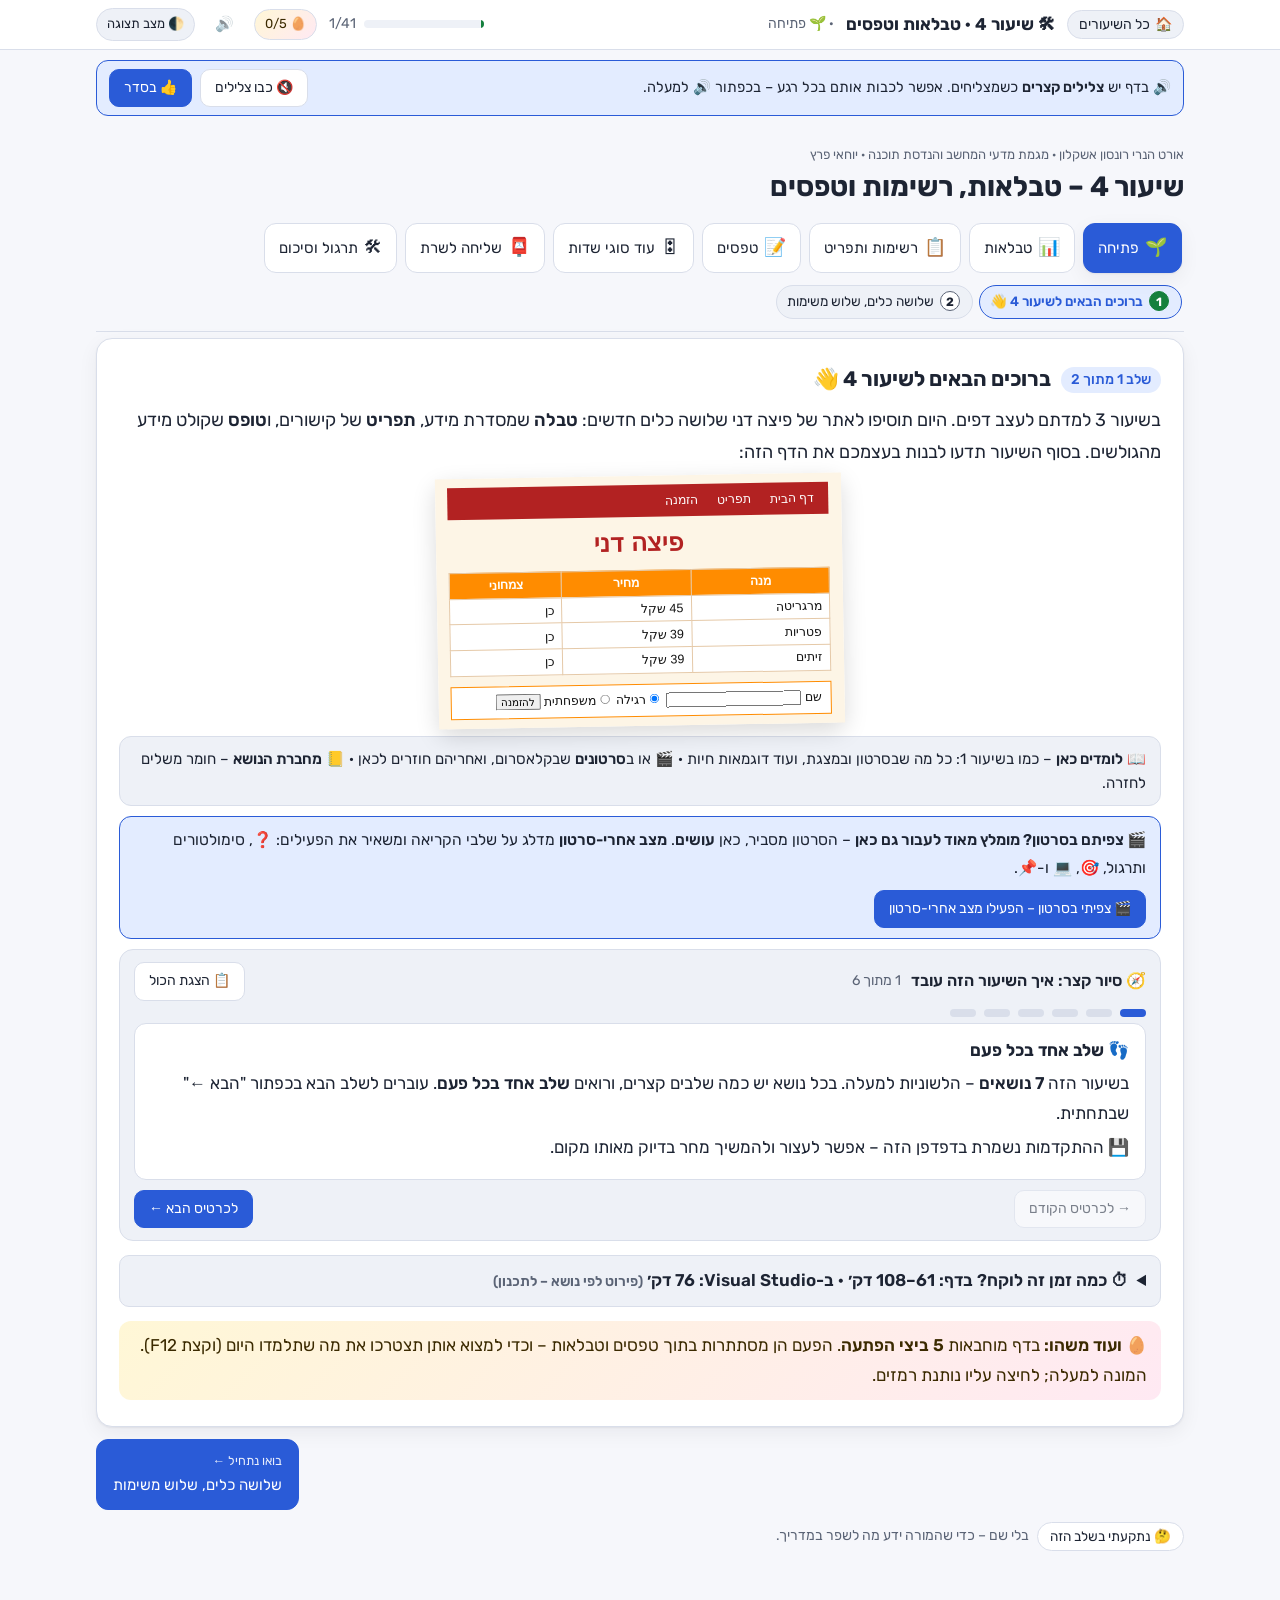
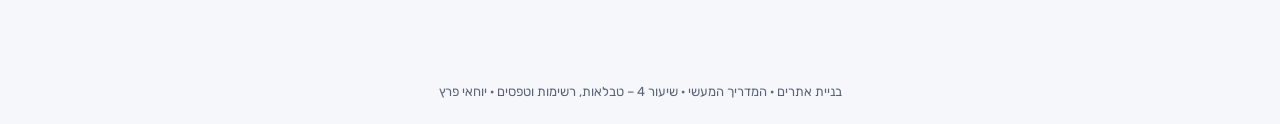
<file: html-advanced.html>
<!DOCTYPE html>
<html lang="he" dir="rtl">
<head>
<meta charset="utf-8" />
<meta name="viewport" content="width=device-width, initial-scale=1" />
<title>שיעור 4 – טבלאות, רשימות וטפסים | המדריך המעשי</title>
<link rel="preconnect" href="https://fonts.googleapis.com" />
<link href="https://fonts.googleapis.com/css2?family=Rubik:wght@400;500;700&family=JetBrains+Mono:wght@400;600&display=swap" rel="stylesheet" />
<link rel="stylesheet" href="assets/course.css" />
<style>
.trio{display:grid;grid-template-columns:repeat(3,minmax(0,1fr));gap:12px;margin:12px 0}
@media (max-width:700px){.trio{grid-template-columns:1fr}}
.trio .cap{font-size:15px;margin-top:6px;line-height:1.5}
.trio .cap b{display:block}
.compare .cv{margin-bottom:8px}
.compare .res-note{min-height:1.6em}
#g2code,#k5 .cv{white-space:pre-wrap;overflow-wrap:break-word} /* long lines wrap instead of being cut (checked, value=…) */
#g2code .ln,#k5 .cv .ln{padding-left:3em;text-indent:-3em;width:auto;min-width:0}
.stepbox ol.vsdo{padding:0;margin:10px 0}
.flow{display:flex;flex-wrap:wrap;align-items:center;justify-content:center;gap:6px 10px;margin:14px 0}
.flow .box{background:var(--surface2);border:1px solid var(--line);border-radius:12px;padding:8px 14px;text-align:center;font-size:15px;line-height:1.45}
.flow .box b{display:block}
.flow .arr{font-size:13px;color:var(--muted);text-align:center;line-height:1.3}
.flow .arr span{display:block;font-size:20px;color:var(--accent)}
@media (max-width:600px){.flow{flex-direction:column}.flow .arr span{transform:rotate(-90deg)}}
.urlbar .url{min-width:0}
.pg>div{min-width:0}
.urlbar .url[contenteditable]{cursor:text}
.urlbar .url[contenteditable]:focus{outline:2px solid var(--accent);outline-offset:1px;text-overflow:clip}
#g2anat .tok code{font-size:15px;padding:4px 10px}
#g2anat .tok{max-width:100%}
#g2anat .tok code{white-space:normal;overflow-wrap:anywhere}
.lockrow{display:flex;align-items:center;gap:10px;flex-wrap:wrap;margin:10px 0}
.btn:disabled{opacity:.55;cursor:not-allowed}
.spread>table td code,.predict .q code{white-space:nowrap}
.ctl{padding-inline-start:20px}.ctl li{margin:6px 0}
.predict .opts code.url{overflow-wrap:normal;word-break:normal}
.predict .q .codeblock{font-weight:400;margin:8px 0 2px}
.urlline{margin:6px 0 2px}.urlline pre{white-space:pre-wrap;overflow-wrap:anywhere}
.urlcheck{border:1px solid var(--line);border-radius:12px;padding:10px 14px;margin:12px 0;background:var(--surface)}
.urlcheck>b{display:block;margin-bottom:4px}.urlcheck label{display:block;margin-bottom:6px}.urlcheck input{width:100%;box-sizing:border-box;font:15px "JetBrains Mono",Consolas,monospace;padding:8px 10px;border:1px solid var(--line);border-radius:8px;background:var(--surface2);color:var(--text);direction:ltr;text-align:left}
.uc-out ul{list-style:none;padding:0;margin:8px 0 0;display:grid;grid-template-columns:repeat(auto-fill,minmax(210px,1fr));gap:4px 12px}
.uc-out li{font-size:15px}.uc-out .y{color:var(--ok)}.uc-out .n{color:var(--bad)}.uc-out .l{color:var(--muted)}.uc-out .w{color:var(--warn)}.uc-sum{font-weight:700;margin-top:6px}
</style>
</head>
<body data-lesson="l4" data-title="שיעור 4" data-next="bootstrap.html" data-next-name="Bootstrap">
<header class="topbar"><div class="in">
  <span class="brand">🛠 שיעור 4 · טבלאות וטפסים</span>
  <span class="now" id="now"></span>
  <span class="progress" title="שלבים שעברתם בשיעור"><span class="bar"><i id="progBar"></i></span> <span id="progTxt">0/0</span></span>
  <button class="eggbtn" id="eggBtn" type="button" title="ביצי הפתעה – לחצו לרמזים">🥚 <span id="eggCount">0/5</span></button>
  <button class="themebtn" id="themeBtn" type="button">🌓 מצב תצוגה</button>
</div></header>
<dialog id="eggDlg" aria-labelledby="eggTitle">
  <div class="dlg-h"><h3 id="eggTitle">🥚 ביצי הפתעה</h3><button class="btn" type="button" id="eggClose" aria-label="סגירה">✕</button></div>
  <p class="muted" id="eggIntro">בדף מוחבאות 5 ביצים. כל אחת נמצאת בעזרת משהו שלומדים בשיעור. תקועים? לחצו על "רמז נוסף".</p>
  <ul class="egglist" id="eggList"></ul>
  <form class="codebox" id="codeForm"><label for="codeIn">מצאתם קוד סודי?</label><input id="codeIn" autocomplete="off" spellcheck="false" placeholder="הקלידו כאן" /><button class="btn primary" type="submit">בדיקה</button></form>
  <p id="codeMsg" class="res-note"></p>
</dialog>
<div class="toast" id="toast" role="status" aria-live="polite"></div>
<div class="party" id="party" aria-hidden="true"></div>

<main>
<div class="lesson-head">
  <div class="school">אורט הנרי רונסון אשקלון · מגמת מדעי המחשב והנדסת תוכנה · יוחאי פרץ</div>
  <h1>שיעור 4 – טבלאות, רשימות וטפסים</h1>
</div>
<nav class="topics" id="topics" aria-label="נושאי השיעור"></nav>
<nav class="steps" id="steps" aria-label="השלבים בנושא"></nav>

<!-- ===================== 1. opening ===================== -->
<section class="topic" data-id="start" data-icon="🌱" data-title="פתיחה">
  <article class="spread welcome">
    <h3>ברוכים הבאים לשיעור 4 👋</h3>
    <p class="lead">בשיעור 3 למדתם לעצב דפים. היום תוסיפו לאתר של פיצה דני שלושה כלים חדשים: <b>טבלה</b> שמסדרת מידע, <b>תפריט</b> של קישורים, ו<b>טופס</b> שקולט מידע מהגולשים. בסוף השיעור תדעו לבנות בעצמכם את הדף הזה:</p>
    <div class="preview-goal"><div id="welcomeStage"></div></div>
    <div class="ways mini"><p>📖 <b>לומדים כאן</b> – כמו בשיעור 1: כל מה שבסרטון ובמצגת, ועוד דוגמאות חיות · 🎬 או ב<b>סרטונים</b> שבקלאסרום, ואחריהם חוזרים לכאן · 📒 <b>מחברת הנושא</b> – חומר משלים לחזרה.</p></div>
    <ol class="ctour" aria-label="🧭 סיור קצר: איך השיעור הזה עובד">
      <li data-t="👣 שלב אחד בכל פעם"><p>בשיעור הזה <b>7 נושאים</b> – הלשוניות למעלה. בכל נושא יש כמה שלבים קצרים, ורואים <b>שלב אחד בכל פעם</b>. עוברים לשלב הבא בכפתור "הבא ←" שבתחתית.</p><p>💾 ההתקדמות נשמרת בדפדפן הזה – אפשר לעצור ולהמשיך מחר בדיוק מאותו מקום.</p></li>
      <li data-t="👆 לומדים בעשייה"><p>כל דוגמה כאן <b>חיה</b>: ממלאים טפסים, לוחצים "שליחה" ורואים בדיוק מה נשלח. אי אפשר לשבור כלום.</p><p>❓ לפני חלק מהתוצאות יש <b>שאלת ניחוש</b>. מותר לטעות – בשביל זה היא שם.</p></li>
      <li data-t="💻 בסוף כל נושא: עושים באמת"><p>שלב <b>"עכשיו אצלכם ב-Visual Studio"</b>. טבלה ותפריט – בדף התרגול pizza.html. ומהנושא "טפסים" – עוברים <b>לאתר שלכם</b>, ובונים בו צעד אחרי צעד את שלושת הטפסים של הגשה 1: כניסה, הרשמה ושחזור סיסמה.</p><p>🎯 אחריו – <b>בדיקת הבנה</b> קצרה, בלי ציון. טעיתם? היא תראה לאיזה שלב לחזור.</p></li>
      <li data-t="🆘 נתקעתם?"><p>בכל "עכשיו אצלכם" יש 🔧 <b>רשימת בדיקה</b> – בודקים לפי הסדר. ובטפסים יש גם 🔎 <b>בדיקה מהירה</b>: מדביקים את הכתובת שקיבלתם אחרי השליחה, ורואים אילו שדות הגיעו.</p><p>עדיין תקועים? 🆘 <b>"ככה שואלים"</b>: את <b>המנטור</b> – כשהקוד לא עובד, או את <b>המחברת</b> בקלאסרום – כשלא הבנתם משהו בחומר.</p></li>
      <li data-t="📌 מה מגישים"><p><span data-asg="4"></span> – שישה דפים מעוצבים של הפרויקט, עם כותרת קבועה בכל דף. בסוף השיעור בונים את הכותרת הזו (<a href="#" data-go="practice:2">צעד בפרויקט</a>), ויש שלב שמסביר בדיוק מה ואיך מגישים (<a href="#" data-go="practice:3">מטלה 4</a>).</p><p>הטפסים שתבנו היום לא נדרשים במטלה 4 – הם שייכים להגשה 1 (<span data-asg="5"></span>).</p></li>
      <li data-t="⏳ לפני שמתחילים"><p>פתחו ב-Visual Studio את <b>הפרויקט שלכם</b>, עם מה שבניתם בשיעור 3: דף התרגול pizza.html, הקובץ style.css שלו, וקובץ העיצוב של האתר – site-style.css. חסר משהו? קודם <a href="css.html">שיעור 3</a>.</p><p>⏱ כמה זמן הכול לוקח? פתחו למטה את <b>"כמה זמן זה לוקח?"</b> – ותכננו. אפשר (ורצוי) בכמה ישיבות.</p><p>🖥 בשלבי 💻 (עכשיו אצלכם) הכי נוח: הדף הזה בחצי מסך, ו-Visual Studio בחצי השני. בשאר השלבים – הדף לבד.</p></li>
    </ol>
    <div class="eggnote">🥚 <b>ועוד משהו:</b> בדף מוחבאות <b><span class="eggn">5</span> ביצי הפתעה</b>. הפעם הן מסתתרות בתוך טפסים וטבלאות – וכדי למצוא אותן תצטרכו את מה שתלמדו היום (וקצת F12). המונה למעלה; לחיצה עליו נותנת רמזים.</div>
  </article>
  <article class="spread">
    <h3>שלושה כלים, שלוש משימות</h3>
    <p>כל אחד מהכלים של היום פותר בעיה אחרת. הנה שלושתם, בגרסה קטנה:</p>
    <div class="trio" id="trio"></div>
    <div class="tip">🧩 בהגשה 1 תבנו שלושה טפסים: <b>כניסה</b>, <b>הרשמה</b> ו<b>שחזור סיסמה</b>. ואתם תבנו אותם כבר במהלך השיעור: בסוף הנושאים "טפסים", "עוד סוגי שדות" ו"שליחה לשרת", בשלבי "💻 עכשיו אצלכם" – טופס אחרי טופס.</div>
  </article>
</section>

<!-- ===================== 2. tables ===================== -->
<section class="topic" data-id="tables" data-icon="📊" data-title="טבלאות">
  <article class="spread">
    <h3>טבלה בסיסית: table, tr, td</h3>
    <p>טבלה בנויה משלוש תגיות שנכנסות אחת בתוך השנייה (קינון – כמו שלמדתם בשיעור 2):</p>
    <div class="anat">
      <div class="tok" style="--tc:#f9a8d4"><code>&lt;table&gt;</code><span><b>הטבלה</b>עוטפת את הכול</span></div>
      <div class="tok" style="--tc:#93c5fd"><code>&lt;tr&gt;</code><span><b>שורה</b>table row</span></div>
      <div class="tok" style="--tc:#86efac"><code>&lt;td&gt;</code><span><b>תא</b>table data</span></div>
    </div>
    <p>הנה התפריט של פיצה דני: בכל שורה מנה, מחיר, והאם היא צמחונית (כן/לא). שתי שורות, ובכל שורה שלושה תאים. העבירו את העכבר על שורה בקוד – והחלק שלה יסומן בתוצאה.</p>
    <div class="ctrls"><div class="seg" id="t1seg"></div></div>
    <div id="t1"></div>
    <div class="what">כל <code>tr</code> הפך לשורה, וכל <code>td</code> לתא. הדפדפן סידר את התאים <b>בעמודות ישרות</b> לבד. ושימו לב: <b>בלי CSS אין קווים בכלל</b> – הטבלה נראית כמו טקסט מסודר. את הקווים מוסיפים עם <code>border</code>, שלמדתם בשיעור 3. (בכפתור "עם קווים" הם יוצאים כפולים – את זה נסדר בשלב 5.)</div>
    <div class="bridge">חשבו על גיליון אקסל: יש בו שורות, ובכל שורה תאים. ב-HTML זה אותו מבנה בדיוק: <code>tr</code> = שורה באקסל, <code>td</code> = תא באקסל, ו-<code>table</code> = הגיליון כולו. ההבדל: באקסל השורות כבר מחכות לכם, וב-HTML כותבים כל שורה וכל תא בעצמכם.</div>
    <div class="tip">💡 בדוגמאות ישנות ברשת תראו <code>&lt;table border="1"&gt;</code>. זה עובד, אבל היום את הקווים מעצבים ב-CSS – כמו כל עיצוב אחר.</div>
  </article>
  <article class="spread">
    <h3>שורות, תאים ועמודות</h3>
    <p>יש תגית לשורה (<code>tr</code>) ויש תגית לתא (<code>td</code>). ומה עם עמודות?</p>
    <div class="predict" id="pCol"></div>
    <p>בחרו מה לסמן, ובדקו מה נצבע באדום – בקוד ובתוצאה:</p>
    <div class="ctrls"><div class="seg" id="t2seg"></div></div>
    <div class="ctrls"><button class="btn" id="t2add" type="button">➕ הוסיפו שורה</button><button class="btn" id="t2break" type="button">🔨 תראו לי: שורה עם תא חסר</button></div>
    <div id="t2"></div>
    <div class="what" id="t2what" hidden>אין תגית שיוצרת עמודה. הדפדפן בונה את העמודות <b>לפי הסדר</b>: ה-<code>td</code> הראשון בכל שורה נכנס לעמודה הראשונה, השני – לשנייה, וכן הלאה. לכן חשוב שבכל שורה יהיה <b>אותו מספר תאים</b>. שורה עם תא חסר – תיראה "שבורה" (נסו את הכפתור 🔨).</div>
  </article>
  <article class="spread">
    <h3>ראש הטבלה: thead, tbody ו-th</h3>
    <p>לטבלה טובה יש <b>שורת כותרות</b>: מנה, מחיר. כדי שהדפדפן ידע שזו כותרת ולא עוד שורה של מידע, יש שלוש תגיות:</p>
    <table class="ref">
      <tr><th>תגית</th><th>מה היא</th></tr>
      <tr><td><code>thead</code></td><td>ראש הטבלה – עוטפת את שורת הכותרות</td></tr>
      <tr><td><code>tbody</code></td><td>גוף הטבלה – עוטפת את שורות המידע</td></tr>
      <tr><td><code>th</code></td><td>תא כותרת (table header) – נכתב במקום <code>td</code></td></tr>
    </table>
    <p>אותה טבלה, בשלושה מצבים. עברו בין הכפתורים, ובדקו בכל מצב: מה השתנה בקוד – ומה השתנה במראה?</p>
    <div class="ctrls"><div class="seg" id="t3seg"></div></div>
    <div id="t3"></div>
    <div class="predict" id="pTh"></div>
    <div id="t3after" hidden>
      <div class="what">
      <div><b>מי עשה מה?</b> ההדגשה, המרכוז והצבע – כולם בזכות <code>th</code>.</div>
      <div><code>thead</code> ו-<code>tbody</code> לא שינו כלום במראה: הן רק מחלקות את השורות לשתי קבוצות – ראש וגוף. מה מרוויחים?</div>
      <div>בשלב 5 תכתבו <code>tbody tr</code>, כלומר "רק שורות המידע".</div>
      <div>טבלה עובדת גם בלי החלוקה, אבל בקורס כותבים אותה תמיד.</div>
      <div>ועוד בונוס של th: תוכנות שמקריאות דפים לעיוורים – <b>קוראי מסך</b> (screen readers) – מקריאות את הכותרת יחד עם כל תא: "מחיר: 45 שקל".</div>
    </div>
      <div class="tip">💡 גם כשלא כותבים <code>tbody</code>, הדפדפן מוסיף אותו לבד. אפשר לראות אותו ב-F12, בלשונית Elements – גם בטבלה שנכתבה בלי tbody.</div>
    </div>
  </article>
  <article class="spread act">
    <h3>מה מותר לשים בתוך תא?</h3>
    <p>בתוך <code>td</code> או <code>th</code> אפשר לשים <b>כל מה שלמדתם</b>: טקסט, תמונה, קישור. אבל יש כלל אחד שאסור לשבור: <b>תוכן נכנס רק לתוך תאים</b>. השוו:</p>
    <div class="ctrls"><div class="seg" id="t4seg"></div></div>
    <div id="t4"></div>
    <div class="what" id="t4what"></div>
    <div class="trap">בתא אפשר לשים הכול – אבל טבלה היא למידע שיש לו באמת <b>שורות ועמודות</b>: מחירון, מערכת שעות. <span class="not">לא משתמשים בה</span> כדי <b>לסדר דף</b> (תמונה ליד טקסט, תפריט בצד): בטלפון היא לא מתקפלת, וקוראי מסך מקריאים אותה כמו נתונים. סידור של דף עושים ב-CSS – בשיעור הבא.</div>
  </article>
  <article class="spread act">
    <h3>מעצבים טבלה עם CSS</h3>
    <p>עכשיו הופכים את התפריט לטבלה יפה, צעד אחר צעד. עברו בין השלבים ושימו לב לשורות שמסומנות "חדש":</p>
    <div class="ctrls"><div class="seg" id="t5seg"></div></div>
    <div id="t5"></div>
    <div class="what" id="t5what"></div>
    <details class="more"><summary>🚀 להעמקה: עוד שלושה כלים לטבלה – colspan, caption, col</summary>
      <p><code>colspan="2"</code> מותח תא על שתי עמודות – כמו מיזוג תאים באקסל. <code>caption</code> היא כותרת לטבלה – כותבים אותה מיד אחרי <code>&lt;table&gt;</code>, בשורה הראשונה. ו-<code>col</code> לא יוצרת עמודה – היא רק מאפשרת לעצב עמודה שכבר קיימת. להרחבה: <a href="https://developer.mozilla.org/en-US/docs/Web/HTML/Element/table" target="_blank" rel="noopener">MDN: table</a> (באנגלית).</p>
    </details>
  </article>
  <article class="spread vsstep">
    <h3>💻 עכשיו אצלכם ב-Visual Studio</h3>
    <p>מוסיפים טבלת מחירים לדף התרגול <b>pizza.html</b> מהשיעור הקודם, ומעצבים אותה בקובץ <b>style.css</b> שלו. את דפי האתר שלכם עוד לא מלכלכים – אליהם מגיעים בנושא "טפסים".</p>
    <ol class="vsdo">
      <li><span class="where">ב-Solution Explorer</span> פתחו את pizza.html – הוא בתיקייה HTML, בתוך wwwroot. <span class="where"><b>לפני</b> השורה</span> <code>&lt;/body&gt;</code> הדביקו:
        <div class="codeblock"><button class="copy" type="button">העתקה</button><pre data-code="html">
&lt;h2&gt;המחירון&lt;/h2&gt;
&lt;table&gt;
    &lt;thead&gt;
        &lt;tr&gt;&lt;th&gt;מנה&lt;/th&gt;&lt;th&gt;מחיר&lt;/th&gt;&lt;/tr&gt;
    &lt;/thead&gt;
    &lt;tbody&gt;
        &lt;tr&gt;&lt;td&gt;מרגריטה&lt;/td&gt;&lt;td&gt;45 שקל&lt;/td&gt;&lt;/tr&gt;
        &lt;tr&gt;&lt;td&gt;פטריות&lt;/td&gt;&lt;td&gt;39 שקל&lt;/td&gt;&lt;/tr&gt;
        &lt;tr&gt;&lt;td&gt;זיתים&lt;/td&gt;&lt;td&gt;39 שקל&lt;/td&gt;&lt;/tr&gt;
    &lt;/tbody&gt;
&lt;/table&gt;
</pre></div></li>
      <li>פתחו את <b>style.css</b> (בתיקייה css) והדביקו <span class="where">בסוף הקובץ</span> את העיצוב של <a href="#" data-go="tables:5">השלב הקודם</a>:
        <div class="codeblock"><button class="copy" type="button">העתקה</button><pre data-code="css">
table {
    border-collapse: collapse;
}
th, td {
    border: 1px solid gray;
    padding: 6px 12px;
}
th {
    background-color: darkorange;
    color: white;
}
tbody tr:hover {
    background-color: bisque;
}
</pre></div></li>
      <li>שמרו את <b>שני</b> הקבצים (Ctrl+S בכל אחד), ופתחו את הדף: קליק ימני <span class="where">על pizza.html</span> &rlm;←&rlm; <b>View in Browser</b>. אם הוא כבר פתוח – רעננו <b>בדפדפן</b> (Ctrl+F5).</li>
      <li>🔨 <b>שברו בכוונה:</b> בשורה של מרגריטה כתבו את המילה <b>מבצע!</b> בין <code>&lt;tr&gt;</code> לבין <code>&lt;td&gt;</code> הראשון. שמרו ורעננו – לאן היא קפצה? (<a href="#" data-go="tables:4">השלב על תוכן בתאים</a>). עכשיו מחקו אותה.</li>
    </ol>
    <div class="expect">בכתובת שמסתיימת ב-<code>/HTML/pizza.html</code> רואים: הכותרת "המחירון" וטבלה עם קו אחד דק בין התאים; שורת הכותרות כתומה עם טקסט לבן; וכשהעכבר עובר על שורת מנה – היא נצבעת בכתום בהיר. בתיבה 4 המילה "מבצע!" הופיעה <b>מעל</b> הטבלה, לא בתוכה.</div>
    <div class="trouble" id="trTables"></div>
  </article>
  <article class="spread cpstep">
    <h3>🎯 הבנתם את כל מה שלמדתם עד עכשיו?</h3>
    <div id="cpTables"></div>
  </article>
</section>

<!-- ===================== 3. lists & nav ===================== -->
<section class="topic" data-id="lists" data-icon="📋" data-title="רשימות ותפריט">
  <article class="spread">
    <h3>ol ו-ul: ממוספרת או עם תבליטים</h3>
    <p>רשימה בנויה מתגית עוטפת, ובתוכה תגית <code>li</code> (list item – פריט ברשימה) לכל פריט. יש שני סוגים של עוטפת:</p>
    <table>
      <tr><th>תגית</th><th>מה היא</th><th>מתי משתמשים</th></tr>
      <tr><td><code>ol</code></td><td>רשימה ממוספרת (ordered list)</td><td>כשהסדר חשוב: שלבים במתכון, הוראות</td></tr>
      <tr><td><code>ul</code></td><td>רשימה עם תבליטים – נקודות (unordered list)</td><td>כשהסדר לא חשוב: תוספות לפיצה</td></tr>
    </table>
    <div class="predict" id="pList"></div>
    <div class="ctrls"><div class="seg" id="l1seg"></div></div>
    <div id="l1"></div>
    <div class="what" id="l1what" hidden>בכפתור השלישי הוספנו שלב באמצע – והמספור <b>התעדכן לבד</b>: 1 עד 5. את המספרים (וב-ul את הנקודות) הדפדפן מוסיף <b>בעצמו</b>, ולכן לא כותבים אותם בטקסט. ובכפתור השני, ul: השתנו רק שתי שורות – הפתיחה והסגירה של העוטפת. ה-<code>li</code> נשארו בדיוק אותו דבר.</div>
    <div class="bridge">גם כאן יש עץ משפחה, כמו בשיעור 3: <code>li</code> הוא <b>ילד</b> של <code>ol</code> או של <code>ul</code>, ומותר לשים אותו רק בתוך אחת מהן. ובתוך <code>li</code> מותר כמעט הכול – גם קישור. וזה בדיוק מה שנעשה בשלב הבא.</div>
    <details class="more"><summary>🚀 להעמקה: רשימה בתוך רשימה, ומספור אחר</summary>
      <p>בתוך <code>li</code> מותר לשים <b>רשימה שלמה</b> – כך בונים תת-תפריט, או שלב במתכון שיש לו תתי-שלבים. הדפדפן מזיז את הרשימה הפנימית פנימה לבד (בדף בעברית – שמאלה):</p>
      <div class="codeblock"><pre data-code="html">
&lt;ol&gt;
    &lt;li&gt;מכינים בצק
        &lt;ul&gt;
            &lt;li&gt;קמח&lt;/li&gt;
            &lt;li&gt;מים&lt;/li&gt;
        &lt;/ul&gt;
    &lt;/li&gt;
    &lt;li&gt;אופים&lt;/li&gt;
&lt;/ol&gt;</pre></div>
      <p>ול-<code>ol</code> יש מאפיינים לשינוי המספור: <code>start="5"</code> מתחיל מ-5, <code>reversed</code> סופר אחורה (טוב לרשימת "5 הפיצות הכי נמכרות"), ו-<code>type="A"</code> ממספר באותיות. להרחבה: <a href="https://developer.mozilla.org/en-US/docs/Web/HTML/Element/ol" target="_blank" rel="noopener">MDN: ol</a> (באנגלית).</p>
    </details>
  </article>
  <article class="spread">
    <h3>nav: תפריט של קישורים</h3>
    <p>התפריט של אתר הוא בעצם <b>רשימה של קישורים</b>: <code>ul</code>, ובכל <code>li</code> קישור <code>a</code>. את כל התפריט עוטפים בתגית <code>nav</code> (קיצור של navigation – ניווט).</p>
    <div class="predict" id="pNav"></div>
    <div class="ctrls"><div class="seg" id="l2seg"></div></div>
    <div id="l2"></div>
    <div class="what" id="l2what"></div>
    <div class="bridge">שימו לב לבוררים: <code>nav a</code> הוא בורר צאצאים משיעור 3: כל <code>a</code> שנמצא בתוך <code>nav</code>. כך מעצבים רק את הקישורים של התפריט, בלי לגעת בשאר הקישורים בדף. זה עוד יתרון של nav: יש לנו שם לתפוס בו.</div>
    <div class="tip">💡 בהגשה 1 צריך תפריט אחד שמופיע בכל הדפים. בשיעור 6 תלמדו לכתוב אותו פעם אחת בלבד, לכל האתר.</div>
  </article>
  <article class="spread vsstep">
    <h3>💻 עכשיו אצלכם ב-Visual Studio</h3>
    <p>בונים בדף התרגול <b>pizza.html</b> תפריט אמיתי: nav, רשימה וקישורים – ומעצבים אותו ב-style.css. ככה תראו אצלכם איך רשימה רגילה הופכת לפס תפריט.</p>
    <ol class="vsdo">
      <li>ב-pizza.html, <span class="where"><b>מיד אחרי</b> השורה</span> <code>&lt;body&gt;</code>, הדביקו את התפריט. שני הקישורים מובילים לדפים שכבר יש לכם בתיקייה HTML:
        <div class="codeblock"><button class="copy" type="button">העתקה</button><pre data-code="html">
&lt;nav&gt;
    &lt;ul&gt;
        &lt;li&gt;&lt;a href="index.html"&gt;דף הבית&lt;/a&gt;&lt;/li&gt;
        &lt;li&gt;&lt;a href="pizza.html"&gt;פיצה דני&lt;/a&gt;&lt;/li&gt;
    &lt;/ul&gt;
&lt;/nav&gt;
</pre></div></li>
      <li>שמרו ורעננו <b>בדפדפן</b> (Ctrl+F5). בינתיים זו רשימה רגילה: תבליטים, קישורים כחולים, אחד מתחת לשני – כמו <a href="#" data-go="lists:2">בכפתור 2 בשלב הקודם</a>.</li>
      <li><span class="where">בסוף <b>style.css</b></span> הדביקו את העיצוב של התפריט:
        <div class="codeblock"><button class="copy" type="button">העתקה</button><pre data-code="css">
nav {
    background-color: firebrick;
    padding: 10px;
}
nav ul {
    list-style: none;
    margin: 0;
    padding: 0;
}
nav li {
    display: inline;
}
nav a {
    color: white;
    text-decoration: none;
    padding: 10px 12px;
}
nav a:hover {
    background-color: darkorange;
}
</pre></div>שמרו ורעננו.</li>
      <li>🔨 <b>ניסוי:</b> <span class="where">ב-style.css</span> סמנו את השורה <code>display: inline;</code> ולחצו Ctrl+K ואז Ctrl+C – השורה הפכה להערה (משיעור 3). שמרו ורעננו: הקישורים חזרו להיות אחד מתחת לשני. עכשיו בטלו את ההערה – Ctrl+K ואז Ctrl+U – שמרו ורעננו.</li>
    </ol>
    <div class="expect">בכתובת שמסתיימת ב-<code>/HTML/pizza.html</code> רואים בראש הדף פס אדום, ובו "דף הבית" ו"פיצה דני" בלבן, באותה שורה, בלי תבליטים ובלי קו מתחת. כשהעכבר על קישור – הרקע שלו כתום. לחיצה על "דף הבית" פותחת את index.html שלכם.</div>
    <div class="tip">💡 <b>עובדים עכשיו על מטלה 4?</b> יש לכם כבר כל מה שצריך לכותרת האתר. אפשר לקפוץ ל<a href="#" data-go="practice:2">צעד בפרויקט</a>, לבנות אותה – ולחזור לטפסים אחר כך. הטפסים שייכים להגשה 1.</div>
    <div class="trouble" id="trLists"></div>
  </article>
  <article class="spread cpstep">
    <h3>🎯 הבנתם את כל מה שלמדתם עד עכשיו?</h3>
    <div id="cpLists"></div>
  </article>
</section>

<!-- ===================== 4. forms basics ===================== -->
<section class="topic" data-id="forms" data-icon="📝" data-title="טפסים">
  <article class="spread act">
    <h3>מה זה טופס?</h3>
    <p>כל פעם שאתם נכנסים לאתר עם שם וסיסמה, מחפשים בגוגל או מזמינים משלוח – אתם ממלאים <b>טופס</b> (form). לטופס יש שני תפקידים: <b>לקלוט מידע</b> מהגולש, ו<b>לשלוח אותו לשרת</b> – התוכנית ששולחת את דפי האתר (משיעור 1).</p>
    <p>הנה טופס הכניסה של פיצה דני. נסו אותו:</p>
    <div class="host" id="f1stage"></div>
    <p class="res-note" id="f1note"></p>
    <p>הטופס בנוי מתגית <code>form</code> אחת, שעוטפת <b>פקדים</b> (controls): תיבות טקסט, כפתורים ורשימות. כל פקד קולט סוג אחר של מידע. לפקד שממלאים בו משהו קוראים גם <b>שדה</b> (field). בשלבים הבאים נבנה את הטופס הזה – פקד אחרי פקד.</p>
    <div class="bridge">ב-C# קלטתם מידע מהמשתמש עם <code>Console.ReadLine()</code>. טופס הוא ה-ReadLine של האתר: במקום חלון שחור עם שורה אחת – תיבות שהגולש ממלא. ההבדל הגדול: ב-C# המידע נשאר באותה תוכנית, ובאתר הוא <b>נשלח לשרת</b>.</div>
  </article>
  <article class="spread">
    <h3>text, password ו-submit</h3>
    <p>אלה הפקדים של טופס כניסה. רובם נכתבים עם אותה תגית – <code>input</code> – והמאפיין <code>type</code> (סוג) קובע מה היא תהיה. כן, גם כפתור נכתב עם input – השם קצת מטעה. חשבו על input כעל "פקד בטופס"; ה-type בוחר איזה פקד.</p>
    <ul class="ctl">
      <li><code>&lt;label&gt;</code><br /><b>תווית</b>: טקסט שמסביר מה למלא. היא לא קולטת כלום.</li>
      <li><code>&lt;input type="text" /&gt;</code><br /><b>תיבת טקסט</b> – מקלידים בה מה שרוצים.</li>
      <li><code>&lt;input type="password" /&gt;</code><br /><b>תיבת סיסמה</b> – מציגה נקודות במקום אותיות.</li>
      <li><code>&lt;input type="submit" /&gt;</code><br /><b>כפתור שליחה</b>. המאפיין <code>value</code> קובע את הטקסט שעל הכפתור.</li>
    </ul>
    <div id="f2"></div>
    <div class="trap">ל-<code>input</code> <b>אין תגית סוגרת</b> – כמו <code>img</code> משיעור 2. כותבים <code>&lt;input … /&gt;</code>, ולא <code>&lt;/input&gt;</code>.</div>
  </article>
  <article class="spread">
    <h3>label ו-for: מה החיבור עושה?</h3>
    <p>ל-<code>label</code> יש כוח נסתר – אבל הוא עובד רק אם <b>מחברים</b> אותה לשדה. מחברים בשני חלקים: לשדה נותנים <code>id</code>, ול-label נותנים <code>for</code> עם <b>אותו שם בדיוק</b>.</p>
    <div class="predict" id="pLabel"></div>
    <div class="compare" id="f3"></div>
    <div class="what" id="f3what" hidden>בטופס הראשון הלחיצה על המילה לא עשתה כלום. בשני – הסמן קפץ לשדה, כי ה-<code>for</code> של התווית <b>מצביע</b> על ה-<code>id</code> של השדה. זה חשוב במיוחד בטלפון: קל יותר ללחוץ על מילה מאשר לפגוע בתיבה קטנה. ובכפתורי בחירה (בנושא הבא) – לחיצה על המילה מסמנת את הכפתור.</div>
    <div class="bridge">זה ה-<code>id</code> שפגשתם בשיעור 2 (עוגנים) ובשיעור 3 (עיצוב עם סולמית): שם ייחודי לתגית אחת בדף. כאן התווית משתמשת בו כדי למצוא את השדה שלה.</div>
    <div class="tip">💡 עוד "חבר מזויף", כמו class בשיעור 3: ב-C# המילה <b>for</b> היא לולאה. כאן היא פשוט "בשביל" – התווית הזו היא <b>בשביל</b> השדה user.</div>
    <div class="tip">💡 במצגת ה-label מופיעה בלי for. זה מציג את המילה, אבל בלי החיבור. מעכשיו – בכל טופס שאתם בונים – תנו לכל שדה <code>id</code>, ולכל label את ה-<code>for</code> המתאים.</div>
    <details class="more" data-lock><summary>🚀 להעמקה: עוד דרך לחבר, ועזרה למנהל הסיסמאות</summary>
      <p><b>דרך נוספת:</b> לשים את השדה <b>בתוך</b> ה-label. גם כך לחיצה על המילה מכניסה לשדה – בלי for ובלי id:</p>
      <div class="codeblock"><pre data-code="html">
&lt;label&gt;שם משתמש &lt;input type="text" name="userName" /&gt;&lt;/label&gt;</pre></div>
      <p>בקורס נשתמש ב-for ו-id: כך התווית והשדה לא חייבים לשבת צמודים, ולשדה יש id שמשמש גם ל-CSS.</p>
      <p><b>מנהל הסיסמאות:</b> המאפיין <code>autocomplete</code> אומר לדפדפן מה יש בשדה. למשל <code>autocomplete="username"</code> בשדה שם המשתמש ו-<code>autocomplete="current-password"</code> בשדה הסיסמה – וכך הדפדפן יודע להציע את הפרטים ששמרתם. להרחבה: <a href="https://developer.mozilla.org/en-US/docs/Web/HTML/Attributes/autocomplete" target="_blank" rel="noopener">MDN: autocomplete</a> (באנגלית).</p>
    </details>
  </article>
  <article class="spread">
    <h3>name: השם שאיתו הערך נשלח</h3>
    <p>כשלוחצים על כפתור השליחה, הדפדפן אוסף מהטופס <b>זוגות</b>: שם וערך. את השם הוא לוקח מהמאפיין <code>name</code> של כל פקד, ואת הערך – ממה שהגולש הקליד.</p>
    <div class="predict" id="pName"></div>
    <div class="ctrls"><div class="seg" id="f4seg"></div></div>
    <div id="f4"></div>
    <div class="what" id="f4what" hidden>השדה בלי <code>name</code> פשוט <b>נעלם</b> מהמשלוח – בלי שום הודעת שגיאה. זו טעות נפוצה מאוד: הטופס נראה מושלם, אבל השרת מקבל רק חלק מהמידע. הכלל: <b>לכל פקד שקולט מידע – name.</b></div>
    <div id="f4more" hidden>
      <div class="bridge">
      <div>בשיעור 2 אמרנו ש-id הוא כמו שם של משתנה ב-C# – שם שמשמש <b>בתוך הדף</b>.</div>
      <div>name הוא השם שאיתו הערך <b>יוצא מהדף</b> לשרת – כמו שם של פרמטר בפעולה ב-C#: בתוך הפעולה מגיעים לערך דרך השם שלו.</div>
      <div>הזוג <code>user=dani</code> אומר לשרת: "הערך ששמו user הוא dani".</div>
      <div>בהמשך הקורס תכתבו ב-C# קוד שמבקש: "תן לי את הערך ששמו user".</div>
    </div>
      <p><b>רגע, אז מה ההבדל בין id לבין name?</b> לשדה יש שני שמות, ולכל אחד תפקיד אחר:</p>
      <ul>
        <li><b>id</b> – לשימוש <b>בתוך הדף</b>: ה-label מוצאת איתו את השדה, ו-CSS בוחר איתו (<code>#user</code>).</li>
        <li><b>name</b> – לשימוש <b>בשליחה</b>: השרת מקבל את הערך תחת השם הזה.</li>
      </ul>
      <p>בדרך כלל נותנים לשניהם אותו שם, כמו כאן: <code>id="user" name="user"</code>. ככה לא מתבלבלים. (יש מקרה אחד שבו הם שונים – כפתורי רדיו, בנושא הבא.)</p>
    </div>
  </article>
  <article class="spread act">
    <h3>שלושה כפתורים: submit, reset, button</h3>
    <p>יש שלושה סוגים של כפתורים, וכולם נכתבים עם <code>input</code>. ההבדל הוא רק ב-<code>type</code>. הקלידו משהו בשדה, ולחצו על כל אחד מהכפתורים:</p>
    <div id="f5"></div>
    <table class="ref">
      <tr><th>type</th><th>מה הוא עושה</th></tr>
      <tr><td><code>submit</code></td><td>שולח את הטופס.</td></tr>
      <tr><td><code>reset</code></td><td>מחזיר את כל השדות בטופס למצב ההתחלתי.</td></tr>
      <tr><td><code>button</code></td><td>כפתור "ריק" – לא עושה כלום לבד. בהמשך הקורס תלמדו <b>JavaScript</b> – שפה שרצה בדפדפן – ותחברו לכפתור הזה קוד.</td></tr>
    </table>
    <p><b>ועוד מאפיין אחד:</b> <code>disabled</code> (מושבת) מכבה כפתור או שדה – הוא נראה אפור, ואי אפשר ללחוץ עליו. זה מאפיין <b>בלי ערך</b>: מספיק לכתוב את השם שלו. למשל, כפתור הזמנה כשהמסעדה סגורה:</p>
    <div class="codeblock"><pre data-code="html">
&lt;input type="submit" value="להזמנה" disabled /&gt;</pre></div>
    <div class="lockrow"><button class="btn" id="lockBtn" type="button" disabled>🍕 להזמנה (המסעדה סגורה)</button></div>
    <div class="tip">💡 יש גם תגית <code>button</code>, שהטקסט שלה כתוב בין הפתיחה לסגירה. היא עושה אותו דבר – ובתוך form היא שולחת גם בלי type. תפגשו אותה בדוגמאות שבתיעוד של Bootstrap:
      <div class="codeblock"><pre data-code="html">
&lt;button type="submit"&gt;שליחה&lt;/button&gt;</pre></div></div>
  </article>
  <article class="spread vsstep">
    <h3>💻 עכשיו אצלכם ב-Visual Studio</h3>
    <p>מכאן עוברים לאתר <b>שלכם</b>: יוצרים את שלושת הדפים של הגשה 1. דף הכניסה נבנה עד הסוף, ובדף ההרשמה ובדף השחזור – כל מה שכבר אפשר עם מה שלמדתם. בנושא הבא תשלימו אותם.</p>
    <ol class="vsdo">
      <li><b>יוצרים את login.html:</b> קליק ימני <span class="where">על התיקייה <b>HTML</b></span> (בתוך wwwroot) &rlm;←&rlm; <b>Add</b> &rlm;←&rlm; <b><bdi>New Item...</bdi></b> &rlm;←&rlm; <b>HTML Page</b>. את השם המוצע (htmlpage.html) שנו ל-<b>login.html</b> &rlm;←&rlm; <b>Add</b>. (אם החלון נפתח קטן, בלי רשימת תבניות – לחצו בו Show All Templates.)</li>
      <li><b>השלד:</b> Visual Studio כתב בקובץ שלד בלי lang ובלי dir, ועם title ריק. סמנו את כל מה שכתוב בקובץ (Ctrl+A), ובמקומו הדביקו את השלד הזה: בעברית, מימין לשמאל, עם title, ומחובר לקובץ העיצוב של האתר שלכם (site-style.css, משיעור 3):
        <div class="codeblock"><button class="copy" type="button">העתקה</button><pre data-code="html">
&lt;!DOCTYPE html&gt;
&lt;html lang="he" dir="rtl"&gt;
&lt;head&gt;
    &lt;meta charset="utf-8" /&gt;
    &lt;title&gt;כניסה&lt;/title&gt;
    &lt;link rel="stylesheet" href="../css/site-style.css" /&gt;
&lt;/head&gt;
&lt;body&gt;

&lt;/body&gt;
&lt;/html&gt;
</pre></div></li>
      <li><b>ה-body:</b> הדביקו <span class="where">בתוך body</span> את טופס הכניסה – עם label ו-for, id ו-name לכל שדה, וקישורים לשני הדפים האחרים:
        <div class="codeblock"><button class="copy" type="button">העתקה</button><pre data-code="html">
&lt;h1&gt;כניסה לאתר&lt;/h1&gt;
&lt;form&gt;
    &lt;label for="userName"&gt;שם משתמש&lt;/label&gt;
    &lt;input type="text" id="userName" name="userName" /&gt;
    &lt;br /&gt;
    &lt;label for="password"&gt;סיסמה&lt;/label&gt;
    &lt;input type="password" id="password" name="password" /&gt;
    &lt;br /&gt;
    &lt;input type="submit" value="כניסה" /&gt;
&lt;/form&gt;
&lt;a href="register.html"&gt;עוד אין לכם משתמש? להרשמה&lt;/a&gt;
&lt;br /&gt;
&lt;a href="recover.html"&gt;שכחתי סיסמה&lt;/a&gt;
</pre></div></li>
      <li><b>register.html – הרשמה:</b> צרו דף חדש באותה דרך (תיבות 1 ו-2 – אותו שלד, רק <span class="where">ב-title</span> כתבו <b>הרשמה</b>), והדביקו בתוך body:
        <div class="codeblock"><button class="copy" type="button">העתקה</button><pre data-code="html">
&lt;h1&gt;הרשמה&lt;/h1&gt;
&lt;form&gt;
    &lt;label for="userName"&gt;שם משתמש&lt;/label&gt;
    &lt;input type="text" id="userName" name="userName" /&gt;
    &lt;br /&gt;
    &lt;label for="password"&gt;סיסמה&lt;/label&gt;
    &lt;input type="password" id="password" name="password" /&gt;
    &lt;br /&gt;
    &lt;!-- add the other fields here --&gt;

    &lt;input type="submit" value="הרשמה" /&gt;
    &lt;input type="reset" value="ניקוי" /&gt;
&lt;/form&gt;
&lt;a href="login.html"&gt;כבר יש לכם משתמש? לכניסה&lt;/a&gt;
</pre></div>
        עכשיו תורכם: במקום ההערה הוסיפו עוד 6 שדות, כל אחד באותה תבנית בדיוק – label, input ו-<code>&lt;br /&gt;</code>. לכל שדה id ו-name זהים:
        <table>
          <tr><th>התווית</th><th>type</th><th>id ו-name</th></tr>
          <tr><td>אימות סיסמה</td><td><code>password</code></td><td><code>password2</code></td></tr>
          <tr><td>שם פרטי</td><td><code>text</code></td><td><code>firstName</code></td></tr>
          <tr><td>שם משפחה</td><td><code>text</code></td><td><code>lastName</code></td></tr>
          <tr><td>עיר</td><td><code>text</code></td><td><code>city</code></td></tr>
          <tr><td>טלפון</td><td><code>text</code></td><td><code>phone</code></td></tr>
          <tr><td>מייל</td><td><code>text</code></td><td><code>email</code></td></tr>
        </table>
        (למייל – <code>type="text"</code>. למה? בנושא הבא.)<br />שדה אחד עוד חסר כאן: <b>תאריך לידה</b>. הוא נכתב עם סוג שעוד לא למדתם – תוסיפו אותו בנושא הבא.</li>
      <li><b>recover.html – שחזור סיסמה:</b> צרו דף שלישי באותה דרך (אותו שלד, וב-title: <b>שחזור סיסמה</b>), והדביקו <span class="where">בתוך body</span>. את שאלות השחזור תוסיפו בנושא הבא:
        <div class="codeblock"><button class="copy" type="button">העתקה</button><pre data-code="html">
&lt;h1&gt;שחזור סיסמה&lt;/h1&gt;
&lt;form&gt;
    &lt;label for="userName"&gt;שם משתמש&lt;/label&gt;
    &lt;input type="text" id="userName" name="userName" /&gt;
    &lt;br /&gt;
    &lt;!-- recovery questions: next topic --&gt;

    &lt;input type="submit" value="שחזור" /&gt;
&lt;/form&gt;
&lt;a href="login.html"&gt;חזרה לכניסה&lt;/a&gt;
</pre></div></li>
      <li><b>בודקים:</b> שמרו את שלושת הקבצים (Ctrl+S בכל אחד – בלי כוכבית בלשוניות), קליק ימני <span class="where">על login.html</span> &rlm;←&rlm; <b>View in Browser</b>. לחצו על המילה "שם משתמש" – הסמן קפץ לתיבה? הקלידו שם וסיסמה, לחצו "כניסה" והסתכלו בשורת הכתובת. אחר כך לחצו "להרשמה", מלאו כמה שדות ולחצו "ניקוי". רוצים לוודא שכל השמות נכונים? העתיקו את הכתובת שקיבלתם אחרי השליחה לבדיקה המהירה שמתחת לצעדים.<br />🔨 <b>שברו בכוונה:</b> בדף הכניסה מחקו את <code>name="password"</code>, שמרו, רעננו ושלחו – password נעלם מהכתובת, בלי שום שגיאה. החזירו אותו.</li>
    </ol>
    <div class="expect">בכתובת שמסתיימת ב-<code>/HTML/login.html</code> רואים: הכותרת "כניסה לאתר", שתי תיבות עם תוויות, כפתור "כניסה" ושני קישורים – בעיצוב של site-style.css. אחרי "כניסה" הכתובת מסתיימת בערך כך:<div class="codeblock urlline"><pre data-code="text">login.html?userName=dana&amp;password=1234</pre></div>כן, הסיסמה גלויה בכתובת! למה? את זה תגלו בנושא "שליחה לשרת". בדף ההרשמה יש 8 תיבות, ו"ניקוי" מרוקן את כולן.<br /><b>אחרי שלחצתם "כניסה" הדף נטען מחדש, התיבות ריקות ולא הופיע שום "ברוך הבא"?</b> זה תקין. הטופס עשה את החלק שלו: אסף את הנתונים ושלח. אבל בשרת עוד אין קוד שבודק שם וסיסמה – אז השרת פשוט שלח שוב את אותו דף. את הקוד הזה תכתבו בהמשך השנה, ב-C#.</div>
    <div class="urlcheck" id="ucForms"></div>
    <div class="trouble" id="trForms"></div>
  </article>
  <article class="spread cpstep">
    <h3>🎯 הבנתם את כל מה שלמדתם עד עכשיו?</h3>
    <div id="cpForms"></div>
  </article>
</section>

<!-- ===================== 5. more fields ===================== -->
<section class="topic" data-id="fields" data-icon="🎛" data-title="עוד סוגי שדות">
  <article class="spread">
    <h3>תאריך ושעה: date, time, datetime-local</h3>
    <p>עם <code>type="date"</code> הדפדפן מציג לוח שנה, ועם <code>type="time"</code> – בחירת שעה. <code>datetime-local</code> מציג את שניהם יחד. הגולש לא צריך להקליד – רק לבחור.</p>
    <p>בטופס ההרשמה שלכם זה יהיה שדה <b>תאריך הלידה</b> – תוסיפו אותו בסוף הנושא.</p>
    <div class="predict" id="pDate"></div>
    <div id="k1"></div>
    <div class="what" id="k1what" hidden>
      <div>התאריך <b>מוצג</b> לכם בפורמט שתלוי בהגדרות אצלכם, אבל <b>נשלח</b> תמיד באותו פורמט: שנה-חודש-יום (<code>2026-10-09</code>).</div>
      <div>שעה נשלחת כמו <code>19:30</code> (בשורת הכתובת הנקודתיים נראות כמו <code>%3A</code> – זה קידוד של הסימן), ו-datetime-local שולח את שניהם עם T באמצע: <code>2026-10-09T19:30</code>.</div>
      <div>כך השרת מבין את התאריך בכל מדינה ובכל שפה.</div>
      <div>ובטופס ההרשמה: מי שנולד ב-17 במאי 2010 יישלח כך – <code>birthDate=2010-05-17</code>.</div>
    </div>
    <div class="tip">💡 במצגת כתוב "המאפיין date". ליתר דיוק: המאפיין הוא <code>type</code>, ו-date הוא <b>ערך</b> שלו – בדיוק כמו text או password. ועוד דבר: לוח השנה נראה קצת אחרת בכל דפדפן. זה בסדר.</div>
  </article>
  <article class="spread">
    <h3>radio: בחירה אחת מכמה</h3>
    <p>כפתורי רדיו (radio) נותנים לבחור <b>רק אפשרות אחת</b> מתוך כמה – למשל גודל פיצה: רגילה או משפחתית. כל כפתור הוא <code>input</code> נפרד. מתחת יש שני טפסים כמעט זהים – ההבדל ביניהם הוא רק ב-<code>name</code> של הכפתורים.</p>
    <div class="predict" id="pRadio"></div>
    <div class="compare" id="k2"></div>
    <div class="what" id="k2what" hidden>
      <div><b>הכלל:</b> לכל הכפתורים באותה קבוצה – אותו <code>name</code>.</div>
      <div>בטופס הראשון הכפתורים "מכירים" זה את זה – כי יש להם אותו <code>name</code>.</div>
      <div>בוחרים אחד, והשני מתבטל.</div>
      <div>בשני כל כפתור בקבוצה משלו, ולכן אפשר לסמן את שניהם – בדיוק הבאג שקורה כשמעתיקים כפתור ושוכחים לתקן.</div>
      <div>ושימו לב מה נשלח: <code>size=L</code> – ה-<b>value</b> של הכפתור, ולא המילה "משפחתית" שכתובה לידו.</div>
    </div>
    <div id="k2more" hidden>
      <p><b>למה לכל כפתור id אחר, אבל name זהה?</b> (זה המקרה שהבטחנו בנושא הקודם.)</p>
      <ul>
        <li><b>name</b> – <b>השאלה</b> שהכפתורים עונים עליה: "איזה גודל?". כולם עונים על אותה שאלה, ולכן לכולם אותו name.</li>
        <li><b>value</b> – <b>התשובה</b> שכל כפתור נותן: M או L. בשליחה נשלח זוג אחד: השאלה = התשובה שנבחרה.</li>
        <li><b>id</b> – כדי שכל label תמצא את הכפתור <b>שלה</b>. לכן הוא שונה בכל כפתור.</li>
      </ul>
      <div class="tip">💡 את <code>value</code> כבר פגשתם בכפתור submit – שם הוא הטקסט שעל הכפתור. הרעיון אחד: value הוא <b>הערך של הפקד</b>. בתיבת טקסט הגולש מקליד אותו בעצמו. ב-radio אין איפה להקליד – אז כותבים אותו מראש בקוד. ושכחתם value? הדפדפן שולח במקומו את המילה <b>on</b> – והשרת לא יודע איזה כפתור נבחר.</div>
    </div>
    <div class="tip">💡 רוצים שאחד הכפתורים יהיה מסומן כבר כשהדף נפתח? מוסיפים לו את המאפיין <code>checked</code>.</div>
  </article>
  <article class="spread act">
    <h3>checkbox: אפשר לסמן כמה</h3>
    <p>תיבת סימון (checkbox) מתאימה כשמותר לבחור <b>כמה אפשרויות</b> – או אף אחת. למשל: תוספות לפיצה. סמנו כמה תוספות, וראו מה יישלח:</p>
    <div id="k3"></div>
    <div class="what">כל תיבה מסומנת שולחת זוג משלה – גם כשה-name זהה: <code>extra=cheese</code> ועוד <code>extra=olives</code>. תיבה שלא סומנה <b>לא נשלחת בכלל</b> (ותיבת <b>טקסט</b> ריקה דווקא נשלחת: <code>city=</code> – בלי ערך). ולחיצה על המילה "גבינה" מסמנת את התיבה – בזכות for ו-id.<br /><b>רגע, אותו name – ואפשר לסמן כמה?</b> כן. בניגוד ל-radio, ב-checkbox ה-name לא יוצר קבוצה ולא מגביל כלום: כל תיבה עצמאית. אפשר לתת לכל תיבה name משלה, או אותו name לכולן. כאן בחרנו באותו name – ולכן השרת מקבל כמה ערכים תחת השם extra.</div>
    <div class="bridge">ב-C#: כל checkbox עונה על שאלת כן/לא משלו, כמו <code>bool</code> – מסומן או לא, בלי קשר לאחרים. קבוצת radio היא כמו משתנה <b>אחד</b> שמקבל ערך אחד מתוך כמה אפשרויות: הגודל הוא M <b>או</b> L – לא שניהם.</div>
  </article>
  <article class="spread act">
    <h3>select: רשימה נפתחת</h3>
    <p>כשיש הרבה אפשרויות, כפתורי רדיו תופסים הרבה מקום. <b>רשימה נפתחת</b> מציגה רק את הבחירה הנוכחית, ונפתחת בלחיצה. בונים אותה משתי תגיות: <code>select</code> עוטפת, ו-<code>option</code> לכל אפשרות. בחרו פיצה:</p>
    <div id="k4"></div>
    <div class="what">המבנה דומה ל-<code>ul</code> ו-<code>li</code>: עוטפת, ובתוכה פריטים. ה-name כתוב פעם אחת – על ה-select. וכמו ברדיו: נשלח ה-<code>value</code> של האפשרות שנבחרה (למשל <code>pizza=olives</code>), ולא הטקסט שהגולש רואה. ו-select שולח <b>תמיד</b>: גם אם לא נגעתם בו, נשלחת האפשרות הראשונה.</div>
    <div class="tip">💡 בהגשה 1, השאלות לשחזור סיסמה ("שם חיית המחמד הראשונה?") הן בדיוק select כזה.</div>
  </article>
  <article class="spread">
    <h3>datalist: עוד סוג של רשימה</h3>
    <p><code>datalist</code> היא רשימה של ערכים שמחברים לתיבה. החיבור דומה ל-label: ה-<code>list</code> של התיבה שווה ל-<code>id</code> של ה-datalist.</p>
    <div class="predict" id="pDl"></div>
    <div class="compare" id="k5"></div>
    <div class="what" id="k5what" hidden>ב-select אין איפה להקליד – בוחרים רק מה שיש. ב-datalist ההצעות עוזרות, אבל הגולש יכול להקליד <b>כל ערך</b> – גם אננס. אז מה לבחור? הערך <b>חייב</b> להיות מתוך הרשימה – select. רוצים לעזור בהקלדה ולהשאיר חופש – datalist.<br />ושימו לב להבדל ב-<code>option</code>. ב-select יש בו שני חלקים: value – מה שנשלח, וטקסט – מה שרואים. ב-datalist יש רק value: ההצעה נכתבת לתוך התיבה, ומה שכתוב בתיבה הוא מה שנשלח. בדקו בשורה "יישלח" שמתחת לכל טופס.</div>
    <div class="tip" id="k5tip" hidden>💡 במצגת כתוב ש-datalist היא "רשימה סגורה של ערכים". הנכון: datalist רק <b>מציעה</b>. רשימה סגורה היא select.</div>
  </article>
  <article class="spread act">
    <h3>ויש עוד פקדים</h3>
    <p>יש עוד סוגים של input, ועוד פקדים. הנה שניים שימושיים – נסו אותם:</p>
    <div id="k6"></div>
    <div class="what"><code>number</code> מיועד לכמויות, כמו מספר מגשים (ויש לו חצים למעלה ולמטה). טלפון הוא "מספר" שלא מחשבים איתו, ויש בו לפעמים מקף – לכן בטופס ההרשמה הוא text. <code>textarea</code> היא תיבת טקסט גדולה, לכמה שורות – ובניגוד ל-input, <b>יש לה תגית סוגרת</b>.</div>
    <div class="trap">יש גם <code>type="email"</code>: כששולחים את הטופס, הדפדפן בודק שיש @ בכתובת. אבל <b>בפרויקט שלנו בונים את שדה המייל עם <code>type="text"</code></b> – כי בשיעורי JavaScript תכתבו את הבדיקה הזו בעצמכם.</div>
    <div class="tip">💡 לרשימה המלאה של הפקדים, עם דוגמאות: <a href="https://www.w3schools.com/html/html_forms.asp" target="_blank" rel="noopener">W3Schools – HTML Forms</a> (באנגלית).</div>
  </article>
  <article class="spread vsstep">
    <h3>💻 עכשיו אצלכם ב-Visual Studio</h3>
    <p>משלימים את דף ההרשמה ואת דף השחזור שהתחלתם <a href="#" data-go="forms:6">בנושא הקודם</a>: תאריך לידה, כפתורי radio למין, רשימת הצעות לעיר, ושתי שאלות לשחזור סיסמה.</p>
    <ol class="vsdo">
      <li><b>תאריך לידה – date:</b> ב-register.html, <span class="where"><b>אחרי</b> שדה שם המשפחה ולפני שדה העיר</span>, הדביקו (<a href="#" data-go="fields:1">השלב על date</a>):
        <div class="codeblock"><button class="copy" type="button">העתקה</button><pre data-code="html">
&lt;label for="birthDate"&gt;תאריך לידה&lt;/label&gt;
&lt;input type="date" id="birthDate" name="birthDate" /&gt;
&lt;br /&gt;
</pre></div></li>
      <li><b>מין – radio:</b> באותו דף, <span class="where"><b>אחרי</b> שדה המייל ולפני כפתור "הרשמה"</span>, הדביקו. שימו לב: לשני הכפתורים <b>אותו name</b>, ו-id שונה לכל אחד:
        <div class="codeblock"><button class="copy" type="button">העתקה</button><pre data-code="html">
&lt;p&gt;מין:&lt;/p&gt;
&lt;input type="radio" id="male" name="gender" value="male" /&gt;
&lt;label for="male"&gt;זכר&lt;/label&gt;
&lt;input type="radio" id="female" name="gender" value="female" /&gt;
&lt;label for="female"&gt;נקבה&lt;/label&gt;
&lt;br /&gt;
</pre></div></li>
      <li><b>עיר – datalist:</b> מצאו <span class="where">את השורה של תיבת העיר</span> (זו עם <code>id="city"</code>) והחליפו אותה בשורות האלה. התיבה נשארת תיבת טקסט – רק נוספות לה הצעות:
        <div class="codeblock"><button class="copy" type="button">העתקה</button><pre data-code="html">
&lt;input type="text" id="city" name="city" list="cities" /&gt;
&lt;datalist id="cities"&gt;
    &lt;option value="אשקלון"&gt;&lt;/option&gt;
    &lt;option value="אשדוד"&gt;&lt;/option&gt;
    &lt;option value="באר שבע"&gt;&lt;/option&gt;
    &lt;option value="תל אביב"&gt;&lt;/option&gt;
&lt;/datalist&gt;
</pre></div></li>
      <li><b>שתי שאלות לשחזור – select:</b> ב-register.html, <span class="where">אחרי כפתורי המין ולפני כפתור "הרשמה"</span>, הדביקו. בשאלה 2 יש אפשרויות <b>שונות</b> מאלה שבשאלה 1 – כך אי אפשר לבחור את אותה שאלה פעמיים:
        <div class="codeblock"><button class="copy" type="button">העתקה</button><pre data-code="html">
&lt;label for="question1"&gt;שאלה לשחזור סיסמה 1&lt;/label&gt;
&lt;select id="question1" name="question1"&gt;
    &lt;option value="pet"&gt;שם חיית המחמד הראשונה&lt;/option&gt;
    &lt;option value="school"&gt;שם בית הספר היסודי&lt;/option&gt;
    &lt;option value="birthCity"&gt;עיר הלידה&lt;/option&gt;
&lt;/select&gt;
&lt;br /&gt;
&lt;label for="answer1"&gt;התשובה&lt;/label&gt;
&lt;input type="text" id="answer1" name="answer1" /&gt;
&lt;br /&gt;
&lt;label for="question2"&gt;שאלה לשחזור סיסמה 2&lt;/label&gt;
&lt;select id="question2" name="question2"&gt;
    &lt;option value="book"&gt;הספר האהוב&lt;/option&gt;
    &lt;option value="food"&gt;המאכל האהוב&lt;/option&gt;
    &lt;option value="street"&gt;שם הרחוב הראשון שגרתם בו&lt;/option&gt;
&lt;/select&gt;
&lt;br /&gt;
&lt;label for="answer2"&gt;התשובה&lt;/label&gt;
&lt;input type="text" id="answer2" name="answer2" /&gt;
&lt;br /&gt;
</pre></div></li>
      <li><b>recover.html:</b> <span class="where">בדף השחזור</span>, במקום ההערה <code style="white-space:normal;overflow-wrap:anywhere">&lt;!-- recovery questions: next topic --&gt;</code>, הדביקו <b>את אותו קוד בדיוק</b> מתיבה 4 – עם אותם name. כך, כשתכתבו בהמשך השנה את הקוד בשרת, הוא יוכל להשוות בין מה שנשמר בהרשמה לבין מה שהוקלד בשחזור.</li>
      <li><b>בודקים:</b> שמרו את שני הקבצים ופתחו את register.html בדפדפן (View in Browser). בחרו תאריך לידה בלוח השנה; נסו לסמן גם "זכר" וגם "נקבה"; לחצו בתיבת העיר והקלידו את האות א; בחרו שאלות, מלאו הכול ולחצו "הרשמה" – והעתיקו את הכתובת שקיבלתם לבדיקה המהירה שמתחת לצעדים. אחר כך פתחו את recover.html.</li>
    </ol>
    <div class="expect">בכתובת שמסתיימת ב-<code>/HTML/register.html</code> רואים את כל השדות של ההרשמה. בשדה תאריך הלידה נפתח לוח שנה. אפשר לסמן רק אחד מכפתורי המין. בתיבת העיר מופיעות הצעות (אשקלון, אשדוד…) – ואפשר גם להקליד עיר אחרת. אחרי "הרשמה" הכתובת ארוכה, ויש בה למשל <code>birthDate=2010-05-17</code> (שנה-חודש-יום), <code>gender=female</code> ו-<code>question1=pet</code> – ה-value, לא הטקסט שעל המסך. ב-recover.html: שם משתמש, שתי רשימות נפתחות ושתי תיבות לתשובות.</div>
    <div class="urlcheck" id="ucFields"></div>
    <div class="trouble" id="trFields"></div>
  </article>
  <article class="spread cpstep">
    <h3>🎯 הבנתם את כל מה שלמדתם עד עכשיו?</h3>
    <div id="cpFields"></div>
  </article>
</section>

<!-- ===================== 6. sending ===================== -->
<section class="topic" data-id="send" data-icon="📮" data-title="שליחה לשרת">
  <article class="spread">
    <h3>מה קורה כשלוחצים "שליחה"?</h3>
    <p>עד עכשיו ראיתם <b>מה</b> נשלח. עכשיו נראה <b>לאן</b> – ואיך. כשלוחצים על submit, קורים ארבעה דברים:</p>
    <ol class="ladder">
      <li><span>הדפדפן עובר על כל הפקדים בטופס שיש להם <code>name</code>.</span></li>
      <li><span>הדפדפן בונה מהם זוגות: name=ערך.</span></li>
      <li><span>הדפדפן שולח את הזוגות לדף שכתוב במאפיין <code>action</code> של הטופס.</span></li>
      <li><span>הדף בשרת מקבל את הנתונים ומחזיר תשובה – דף חדש שמוצג בדפדפן.</span></li>
    </ol>
    <div class="flow" aria-hidden="true">
      <div class="box">📝<b>menu.html</b>הטופס בדפדפן</div>
      <div class="arr"><span>←</span>הזוגות נשלחים</div>
      <div class="box">🖥<b>order.html</b>הדף בשרת (ה-action)</div>
      <div class="arr"><span>←</span>תשובה חוזרת</div>
      <div class="box">📄<b>"ההזמנה התקבלה"</b>דף חדש בדפדפן</div>
    </div>
    <div class="codeblock"><pre data-code="html" data-marks="1:new">
&lt;form action="order.html" method="get"&gt;
    ...
&lt;/form&gt;</pre></div>
    <p><code>action</code> קובע <b>לאיזה דף</b> לשלוח. בלי action, הנתונים נשלחים <b>לאותו דף</b> שבו נמצא הטופס. את <code>method</code> נכיר בשני השלבים הבאים.</p>
    <p>זו אותה <b>בקשה</b> משיעור 1 – הדפדפן מבקש דף מהשרת – רק שהפעם הוא מצרף לה את הזוגות. ושימו לב: דף html רגיל לא "קורא" את הנתונים. הוא פשוט נפתח. כדי לעשות איתם משהו צריך <b>קוד בשרת</b>. בדמו שבשלבים הבאים, order.html מתנהג כמו דף עם קוד כזה – כדי שתראו מה מגיע.</p>
    <div class="bridge">זה כמו לקרוא לפעולה ב-C# ולהעביר לה ערכים. ה-<code>action</code> הוא <b>לאן</b> – איזה דף יטפל במידע. הזוגות name=ערך הם <b>מה</b> – הנתונים שהדף מקבל.</div>
  </article>
  <article class="spread">
    <h3>שיטת get: לאן נוסעים הנתונים?</h3>
    <p><code>method</code> (שיטה) קובע <b>איך</b> הנתונים נוסעים לשרת. יש שתי שיטות: get ו-post. נתחיל ב-get.</p>
    <p>זוכרים שבטופס הכניסה שלכם הסיסמה הופיעה בכתובת? זו הסיבה: כשלא כותבים method, הדפדפן שולח ב-<b>get</b>. בקורס כותבים את ה-method תמיד – כדי שכל מי שקורא את הקוד יראה מיד איך הטופס נשלח.</p>
    <p>זה טופס ההזמנה של פיצה דני, בתוך דפדפן קטן ואמיתי:</p>
    <div class="predict" id="pGet"></div>
    <div class="split">
      <div class="pane"><div class="pane-h"><span class="dot"></span>HTML – menu.html</div><pre class="cv" id="g2code"></pre></div>
      <div class="pane"><div class="pane-h"><span class="dot"></span>מלאו שם ולחצו "להזמנה"</div><div id="g2frame"></div>
        <div class="ctrls"><button class="btn" id="g2back" type="button">↩ חזרה לטופס</button></div></div>
    </div>
    <div id="g2after" hidden>
      <p><b>פירוק הכתובת שקיבלתם:</b></p>
      <div class="anat" id="g2anat"></div>
      <div class="what">הדפדפן עבר לדף <code>order.html</code> (מה-action), והנתונים <b>נכתבו בכתובת</b>, אחרי סימן שאלה. כל זוג הוא name=ערך, ובין הזוגות יש <code>&amp;</code>. כל מי שמסתכל על המסך רואה אותם – והם נשמרים גם בהיסטוריה של הדפדפן.</div>
    </div>
    <div id="g2more" hidden>
    <details class="more"><summary>🐢 איך קוראים כתובת כזו, לאט?</summary>
      <p>קחו את הכתובת <code>order.html?name=דנה&amp;size=L</code> ופרקו אותה משמאל לימין:</p>
      <ol>
        <li><code>order.html</code> – הדף שמקבל את הנתונים (ה-action).</li>
        <li><code>?</code> – "מכאן מתחילים הנתונים".</li>
        <li><code>name=דנה</code> – הזוג הראשון: שם השדה, סימן שוויון, ומה שהוקלד.</li>
        <li><code>&amp;</code> – "ועוד זוג".</li>
        <li><code>size=L</code> – הזוג השני.</li>
      </ol>
      <p>רווח בתוך ערך נהפך ל-<code>+</code>. ואותיות בעברית? בכתובת האמיתית הן מקודדות לסימנים כמו <code>%D7%93</code>, אבל הדפדפן מציג לכם אותן כרגיל.</p>
    </details>
    <div class="tip">💡 מצאתם את <code>discount=0</code> בכתובת? זה השדה הנסתר. אתרים משתמשים ב-<code>type="hidden"</code> כדי לשלוח מידע שהגולש לא צריך למלא – למשל מספר הזמנה או קוד הנחה.</div>
    </div>
  </article>
  <article class="spread">
    <h3>שיטת post: לאן נעלמו הנתונים?</h3>
    <p>עכשיו אותו טופס בדיוק, עם שינוי של מילה אחת:</p>
    <div class="codeblock"><pre data-code="html" data-marks="1:diff">
&lt;form action="order.html" method="post"&gt;</pre></div>
    <p>מלאו ולחצו "להזמנה". הסתכלו על שורת הכתובת:</p>
    <div id="g3frame"></div>
    <div class="ctrls"><button class="btn" id="g3back" type="button">↩ חזרה לטופס</button></div>
    <div id="g3after" hidden>
      <div class="what">הכתובת השתנתה רק לשם הדף מה-action: <code>order.html</code> – <b>בלי</b> סימן שאלה ובלי נתונים. ב-post הנתונים נוסעים <b>בגוף הבקשה</b> (request body) – חלק בהודעה לשרת שלא מוצג בשורת הכתובת.</div>
      <div class="predict" id="pPost"></div>
      <div id="g3more" hidden>
        <div class="netpanel" id="g3net"></div>
        <p>הלוח השחור מראה מה רואים בכלי המפתחים של הדפדפן: F12 &rlm;←&rlm; Network &rlm;←&rlm; לחיצה על הבקשה &rlm;←&rlm; Payload.</p>
        <div class="trap">במצגת כתוב ש-post שולח את הנתונים "בצורה נסתרת". זה נכון רק לשורת הכתובת. post <b>לא מצפין</b> כלום: ב-F12 רואים את הנתונים, ובאתר בלי https הם עוברים ברשת כטקסט רגיל. מה שמגן על סיסמאות בדרך הוא <b>https</b> – המנעול 🔒 ליד הכתובת.</div>
      </div>
    </div>
    <div class="tip">⚠ <b>בפרויקט, בינתיים, השתמשו ב-get.</b> בדמו שלמעלה order.html מדמה דף שרת אמיתי, שיודע לקבל נתונים. דף html רגיל בפרויקט שלכם לא יודע: השרת לא מקבל post לדף כזה, ומחזיר דף שגיאה. עם post נעבוד בהמשך השנה, כשתכתבו בשרת קוד C# שמקבל את הנתונים.</div>
  </article>
  <article class="spread">
    <h3>get או post – מתי מה?</h3>
    <p>עכשיו אתם יודעים איפה כל שיטה שמה את הנתונים. לפני שנסכם בטבלה – נסו לבחור בעצמכם:</p>
    <div class="predict" id="pWhich"></div>
    <div id="whichTbl">
    <table>
      <tr><th></th><th>get</th><th>post</th></tr>
      <tr><td><b>איפה הנתונים?</b></td><td>בכתובת, אחרי <code>?</code></td><td>בגוף הבקשה</td></tr>
      <tr><td><b>רואים בשורת הכתובת?</b></td><td>כן</td><td>לא</td></tr>
      <tr><td><b>נשמר בהיסטוריה ובקישור?</b></td><td>כן – אפשר לשתף קישור</td><td>לא</td></tr>
      <tr><td><b>מוצפן?</b></td><td>לא</td><td>לא! (רק https מצפין)</td></tr>
      <tr><td><b>מתאים ל…</b></td><td>חיפוש וסינון – דברים שנוח לשתף</td><td>סיסמאות, הרשמה, הזמנות – מידע אישי</td></tr>
    </table>
    <div class="tip">💡 גוגל משתמש ב-get לחיפוש. חפשו משהו והסתכלו בשורת הכתובת: תמצאו <code>?q=</code> ואחריו מה שחיפשתם. לכן אפשר לשלוח לחבר קישור לתוצאות חיפוש.</div>
    </div>
    <details class="more"><summary>🚀 להעמקה: איך נראית הבקשה עצמה, מאחורי הקלעים?</summary>
      <p>כשהדפדפן שולח טופס, הוא כותב לשרת הודעת טקסט קצרה לפי כללים קבועים – הפרוטוקול <b>HTTP</b>. ככה נראית התחלת ההודעה בכל שיטה:</p>
      <div class="codeblock"><pre data-code="text">
GET /HTML/order.html?name=dana&amp;size=L HTTP/1.1
Host: localhost:7123</pre></div>
      <div class="codeblock"><pre data-code="text">
POST /HTML/order.html HTTP/1.1
Host: localhost:7123
Content-Type: application/x-www-form-urlencoded

name=dana&amp;size=L</pre></div>
      <p>ב-get הנתונים בשורה הראשונה, כחלק מהכתובת. ב-post הם יורדים <b>לגוף ההודעה</b> – אחרי שורה ריקה – אבל כתובים שם בדיוק באותה צורה, כטקסט גלוי. לכן post לבד לא מגן על כלום. <b>https</b> הוא שמצפין את <b>כל</b> ההודעה, בשתי השיטות. להרחבה: <a href="https://developer.mozilla.org/en-US/docs/Web/HTTP/Methods" target="_blank" rel="noopener">MDN: HTTP request methods</a> (באנגלית).</p>
    </details>
  </article>
  <article class="spread act">
    <h3>id לטופס: שם לכל הטופס</h3>
    <p>גם לתגית <code>form</code> עצמה נותנים <code>id</code> – שם ייחודי, כמו לכל תגית. יש לזה שני שימושים:</p>
    <ol>
      <li><b>JavaScript</b> – קוד שרץ בדפדפן, ויכול למשל לבדוק את הטופס לפני השליחה. נלמד בהמשך.</li>
      <li><b>CSS</b> – לעצב את הטופס הזה בלבד. את זה אתם כבר יודעים:</li>
    </ol>
    <div id="g5"></div>
    <div class="what"><code>#loginForm</code> בוחר את הטופס לפי ה-id שלו – בדיוק כמו <code>#logo</code> בשיעור 3. ו-<code>#loginForm input</code> בוחר רק פקדים <b>בתוך הטופס הזה</b>. אם יהיה בדף טופס נוסף, הוא לא יושפע.</div>
    <div class="tip">💡 במצגת מוזכר גם קוד C# בשרת. דיוק קטן: ה-id של הטופס <b>לא נשלח</b> לשרת. לשרת מגיעים רק הזוגות name=ערך.</div>
  </article>
  <article class="spread vsstep">
    <h3>💻 עכשיו אצלכם ב-Visual Studio</h3>
    <p>שלושת הטפסים שלכם כמעט גמורים. עכשיו נותנים לכל טופס id ושיטת שליחה, מעצבים אותם ב-site-style.css, ובודקים בדיוק מה נשלח – גם בכלי המפתחים.</p>
    <ol class="vsdo">
      <li><b>id ו-method:</b> <span class="where">בכל אחד משלושת הדפים</span> החליפו את השורה <code>&lt;form&gt;</code> בשורה של אותו דף.
        <br />ב-login.html:
        <div class="codeblock"><button class="copy" type="button">העתקה</button><pre data-code="html">
&lt;form id="loginForm" method="get"&gt;
</pre></div>
        ב-register.html:
        <div class="codeblock"><button class="copy" type="button">העתקה</button><pre data-code="html">
&lt;form id="registerForm" method="get"&gt;
</pre></div>
        ב-recover.html:
        <div class="codeblock"><button class="copy" type="button">העתקה</button><pre data-code="html">
&lt;form id="recoverForm" method="get"&gt;
</pre></div>
        ה-<code>id</code> של <code>registerForm</code> ו-<code>recoverForm</code> עוד לא משמש לכלום. נשתמש בו בשיעורי <bdi>JavaScript</bdi>, אז נותנים אותו כבר עכשיו.
        <br />את <code>action</code> <b><span class="not">לא כותבים</span></b>: בלעדיו הנתונים נשלחים לאותו דף. את הדף שבאמת יקבל אותם תכתבו בהמשך השנה, ב-C#. ולמה דווקא get? <a href="#" data-go="send:3">בשלב על post</a> ראיתם: דף html רגיל בפרויקט לא יודע לקבל post.</li>
      <li><b>עיצוב:</b> <span class="where">בסוף <b>site-style.css</b></span> הדביקו – ואז שנו את הצבעים לצבעים של האתר שלכם:
        <div class="codeblock"><button class="copy" type="button">העתקה</button><pre data-code="css">
form {
    background-color: white;
    border: 2px solid darkorange;
    padding: 12px 20px;
    margin: 12px 0;
}
#loginForm {
    width: 320px;
}
</pre></div>
        הכלל <code>form</code> חל על שלושת הטפסים, והכלל <code>#loginForm</code> רק על טופס הכניסה – הוא קצר, אז הקופסה שלו צרה יותר.</li>
      <li><b>מה נשלח?</b> שמרו את כל הקבצים, פתחו את login.html בדפדפן, מלאו ולחצו "כניסה" – והסתכלו בשורת הכתובת. עשו אותו דבר ב-register.html: מלאו את <b>כל</b> השדות, בחרו תאריך לידה, סמנו מין, ולחצו "הרשמה".<br />🔨 <b>שברו בכוונה:</b> ב-login.html כתבו post במקום get, שמרו, רעננו ושלחו – במקום הדף מופיע דף שגיאה: הדף שלכם לא מקבל post. החזירו ל-get.</li>
      <li><b>בכלי המפתחים:</b> <span class="where">ב-login.html</span> לחצו F12 &rlm;←&rlm; לשונית <b>Network</b>. <b>רק עכשיו</b> מלאו ולחצו "כניסה" (Network רושם רק מה שקורה כשהוא פתוח). הרשימה ריקה? שלחו שוב, כשה-Network פתוח. ברשימה לחצו על השורה הראשונה – זו שמתחילה ב-<code>login.html?userName=</code> – ואז על הלשונית <b>Payload</b>. ב-get הזוגות מופיעים שם תחת הכותרת <b>Query String Parameters</b>. (בטופס שנשלח ב-post הם יופיעו באותה לשונית, תחת <b>Form Data</b> – ככה תבדקו אותם בהמשך.)</li>
    </ol>
    <div class="expect">טופס הכניסה בתוך קופסה צרה עם מסגרת; טפסי ההרשמה והשחזור בקופסה באותו סגנון. אחרי "כניסה" הכתובת מסתיימת למשל כך:<div class="codeblock urlline"><pre data-code="text">login.html?userName=dana&amp;password=1234</pre></div>אחרי "הרשמה" יש בכתובת <b>14 זוגות</b> name=ערך, מ-userName ועד answer2 – הכפתורים לא נשלחים, כי אין להם name. ב-F12, בלשונית Payload, תחת Query String Parameters, מופיעים אותם זוגות ברשימה מסודרת.</div>
    <div class="urlcheck" id="ucSend"></div>
    <div class="trouble" id="trSend"></div>
  </article>
  <article class="spread cpstep">
    <h3>🎯 הבנתם את כל מה שלמדתם עד עכשיו?</h3>
    <div id="cpSend"></div>
  </article>
</section>

<!-- ===================== 7. practice ===================== -->
<section class="topic" data-id="practice" data-icon="🛠" data-title="תרגול וסיכום">
  <article class="spread">
    <h3>🛠 נסו עכשיו: טבלה וטופס משלכם</h3>
    <p>זה דף התפריט של פיצה דני, עם טופס הזמנה ריק. בצעו את המשימות לפי הסדר – כשמשימה מצליחה, היא נצבעת בירוק ✔. בסוף – מלאו את הטופס בדפדפן הקטן, לחצו על כפתור השליחה ובדקו את הכתובת. תקועים? בכל משימה יש רמזים, ובסוף גם פתרון.</p>
    <div id="pg"></div>
  </article>
  <article class="spread">
    <h3>🧩 צעד בפרויקט: כותרת האתר והתפריט</h3>
    <div class="stepbox">
      <b>בונים את הכותרת הקבועה של האתר שלכם.</b> מטלה 4 דורשת שבכל דף תהיה אותה כותרת, עם <b>תמונה או לוגו</b> של האתר, וקישור לדף הראשי. עכשיו יש לכם את כל הכלים: div ותמונה (שיעורים 2–3), ותפריט nav מהשיעור הזה.
      <ol class="vsdo">
        <li><b>הדפים:</b> למטלה 4 צריך דף ראשי ועוד <b>5 דפי תוכן</b> לפחות. חסרים דפים? צרו אותם עכשיו, כמו <code>about.html</code> משיעור 2: שלד, שורת link ל-site-style.css, <code>h1</code>, תמונה ופסקה (את התוכן תשלימו אחר כך). שם כל דף – באנגלית ובלי רווחים: <code>gallery.html</code>, <code>contact.html</code> (לא <code>page1.html</code>). הקבצים צריכים להיות קיימים לפני שבונים תפריט.</li>
        <li><b>הלוגו:</b> שימו <span class="where">בתיקייה Img</span> תמונה קטנה שתהיה הלוגו של האתר – כל תמונה שמתאימה לנושא שלכם. שם באנגלית, בלי רווחים, למשל logo.png.</li>
        <li><b>הכותרת – הדבקה:</b> ב-index.html, <span class="where">מיד אחרי השורה</span> <code>&lt;body&gt;</code>, הדביקו את הקוד הזה:
          <div class="codeblock"><button class="copy" type="button">העתקה</button><pre data-code="html">
&lt;div class="site-header"&gt;
    &lt;a href="index.html"&gt;&lt;img src="../Img/logo.png" alt="לוגו האתר – לדף הראשי" width="60" /&gt;&lt;/a&gt;
    &lt;span class="site-name"&gt;שם האתר שלכם&lt;/span&gt;
    &lt;nav&gt;
        &lt;ul&gt;
            &lt;li&gt;&lt;a href="index.html"&gt;דף הבית&lt;/a&gt;&lt;/li&gt;
            &lt;li&gt;&lt;a href="about.html"&gt;שם הדף&lt;/a&gt;&lt;/li&gt;
        &lt;/ul&gt;
    &lt;/nav&gt;
&lt;/div&gt;
</pre></div></li>
        <li><b>הכותרת – מה משנים:</b> בקוד שהדבקתם שנו שלושה דברים: (1) את שם קובץ הלוגו, (2) את שם האתר, (3) בתפריט – שורת <code>li</code> לכל דף תוכן, עם שם הקובץ שלו ב-<code>href</code>. כך גם הדף הראשי מקשר לכל דפי התוכן, כמו שהמטלה דורשת.</li>
        <li><b>העיצוב:</b> <span class="where">בסוף site-style.css</span> הדביקו – ואז שנו את הצבעים לצבעים של האתר שלכם:
          <div class="codeblock"><button class="copy" type="button">העתקה</button><pre data-code="css">
.site-header {
    background-color: lightyellow;
    border: 2px solid orange;
    padding: 10px;
}
.site-name {
    font-size: 24px;
}
nav ul {
    list-style: none;
    margin: 0;
    padding: 0;
}
nav li {
    display: inline;
}
nav a {
    text-decoration: none;
    padding: 6px;
}
nav a:hover {
    background-color: orange;
}
</pre></div></li>
        <li><b>בכל הדפים:</b> העתיקו את כל ה-div של הכותרת – מ-<code>&lt;div class="site-header"&gt;</code> ועד ה-<code>&lt;/div&gt;</code> שסוגר אותו – והדביקו אותו מיד אחרי <code>&lt;body&gt;</code> <span class="where">בכל דף של <b>האתר שלכם</b></span>: דפי התוכן, וגם שלושת דפי הטפסים. לא בדפי התרגול (pizza.html, practice.html, menu.html) – הם לא חלק מהאתר. בדקו שבכל דף יש ב-head שורת link ל-site-style.css.</li>
        <li><b>בדיקה:</b> שמרו את כל הקבצים (Ctrl+S בכל אחד), פתחו את index.html בדפדפן (View in Browser) ועברו בין כל הדפים דרך התפריט. לחצו על הלוגו – הוא מחזיר לדף הראשי.</li>
      </ol>
      <div class="expect">בראש כל דף: קופסה עם הלוגו ושם האתר, ומתחתם התפריט – הקישורים בשורה אחת, בלי תבליטים ובלי קו מתחת. הכותרת נראית <b>אותו דבר בדיוק</b> בכל הדפים, והלוגו מוביל לדף הראשי. למה התפריט ירד שורה, ולא עומד ליד הלוגו? כי nav הוא block – הוא תופס שורה שלמה. בינתיים זה בסדר.</div>
      <div class="tip">💡 להעתיק את אותה כותרת לכל דף – זה מעייף. ואם מוסיפים דף, צריך לתקן את התפריט בכל הדפים. בשיעור 6 תלמדו לכתוב אותה <b>פעם אחת</b> לכל האתר. בינתיים – מעתיקים.</div>
      <label style="display:flex;gap:8px;align-items:center;margin-top:8px"><input type="checkbox" id="stepDone2" /> בניתי את כותרת האתר בכל הדפים</label>
    </div>
    <div class="trouble" id="trHeader"></div>
  </article>
  <article class="spread">
    <h3>📌 מטלה 4: מגישים בקלאסרום</h3>
    <p>אחרי שיעור 3 (CSS) והשיעור הזה, יש לכם כל מה שצריך למטלה 4. את קובץ העיצוב התחלתם בשיעור 3, ואת כותרת האתר בניתם בשלב הקודם. נשאר החלק הגדול: למלא את דפי התוכן בטקסט ובתמונות – זה רוב הזמן של המטלה. הרשימה כאן אומרת מה צריך להיות בכל דף. כשהכול מסומן – מגישים.</p>
    <div id="asg4"></div>
  </article>
  <article class="spread">
    <h3>🧩 לקראת הגשה 1: בודקים את שלושת הטפסים</h3>
    <div class="stepbox">
      <b>משלימים ובודקים את שלושת הטפסים.</b> את רוב העבודה כבר עשיתם בשלבי "💻 עכשיו אצלכם": <a href="#" data-go="forms:6">בנושא טפסים</a> · <a href="#" data-go="fields:7">בנושא עוד סוגי שדות</a> · <a href="#" data-go="send:6">בנושא שליחה לשרת</a>. עכשיו עוברים על הרשימה ומוודאים שלא חסר כלום.
      <ol>
        <li><b>login.html – כניסה (5 רכיבים):</b> שם משתמש, סיסמה, כפתור שליחה, קישור לדף ההרשמה וקישור לדף שחזור הסיסמה.</li>
        <li><b>register.html – הרשמה (16 רכיבים):</b> כל מה שבטבלה למטה – 14 שדות ושני כפתורים, בלי לדלג על אף אחד. שדה מסוג לא נכון נחשב חסר.</li>
        <li><b>recover.html – שחזור סיסמה (4 רכיבים):</b> שם משתמש, שתי שאלות לשחזור סיסמה (כל שאלה ברשימה נפתחת), ותשובה לכל שאלה – עם אותם name כמו בדף ההרשמה – וכפתור שליחה.</li>
        <li>בכל שדה: <code>label</code> עם <code>for</code>, ובשדה <code>id</code> ו-<code>name</code>.</li>
        <li>בכל טופס: <code>id</code> ו-<code>method="get"</code>. עם post נעבוד בהמשך השנה, כשתכתבו בשרת קוד C# שמקבל את הנתונים.</li>
        <li>שלושת הדפים מחוברים לקובץ העיצוב שלכם (site-style.css), והטפסים מעוצבים שם – בצבעים של האתר שלכם, בלי style בתוך התגיות.</li>
        <li>בונוס: בדף תוכן אחד – טבלה או רשימה, למשל טבלת מידע על נושא האתר. (העיצוב של הטבלה כתוב ב-style.css של דף התרגול – העתיקו את הכללים שלה אל site-style.css.)</li>
      </ol>
      <table class="fields">
        <tr><th>שדה בדף ההרשמה</th><th>פקד</th><th>name</th></tr>
        <tr><td>שם משתמש</td><td><code>text</code></td><td><code>userName</code></td></tr>
        <tr><td>סיסמה</td><td><code>password</code></td><td><code>password</code></td></tr>
        <tr><td>אימות סיסמה</td><td><code>password</code></td><td><code>password2</code></td></tr>
        <tr><td>שם פרטי</td><td><code>text</code></td><td><code>firstName</code></td></tr>
        <tr><td>שם משפחה</td><td><code>text</code></td><td><code>lastName</code></td></tr>
        <tr><td>תאריך לידה</td><td><code>date</code></td><td><code>birthDate</code></td></tr>
        <tr><td>עיר</td><td><code>text</code> + datalist</td><td><code>city</code></td></tr>
        <tr><td>טלפון</td><td><code>text</code></td><td><code>phone</code></td></tr>
        <tr><td>מייל</td><td><code>text</code> (לא email!)</td><td><code>email</code></td></tr>
        <tr><td>מין</td><td>2 × <code>radio</code>, אותו name</td><td><code>gender</code></td></tr>
        <tr><td>שאלה לשחזור 1 + תשובה</td><td><code>select</code> + <code>text</code></td><td><code>question1</code>, <code>answer1</code></td></tr>
        <tr><td>שאלה לשחזור 2 + תשובה</td><td><code>select</code> + <code>text</code></td><td><code>question2</code>, <code>answer2</code></td></tr>
        <tr><td>כפתורים</td><td><code>submit</code> + <code>reset</code></td><td>(בלי name)</td></tr>
      </table>
      <div class="urlcheck" id="ucPractice"></div>
      <label style="display:flex;gap:8px;align-items:center;margin-top:8px"><input type="checkbox" id="stepDone" /> עשיתי את הצעד בפרויקט שלי</label>
    </div>
  </article>
  <article class="spread" id="quiz">
    <h3>✅ בדקו את עצמכם</h3>
    <p>9 שאלות שמחברות את כל השיעור – במצבים שעוד לא ראיתם. טעיתם? ההסבר יגיד למה – ונסו שוב.</p>
  </article>
  <article class="spread" id="summary">
    <h3>📄 דף סיכום: כל השיעור במסך אחד</h3>
    <p>כל מה שצריך לזכור. אפשר לחזור לכאן בכל זמן, או להדפיס. <button class="btn" type="button" id="printBtn">🖨 הדפסה</button></p>
    <div class="cheat">
      <div class="card"><h4>📌 מה מגישים</h4>
        <p><span data-asg="4"></span> – שישה דפים מעוצבים, עם כותרת קבועה ולוגו בכל דף, קובץ CSS נפרד, ו-zip עם קובץ ה-sln (<a href="#" data-go="practice:3">כל הפרטים</a>).</p>
        <p>שלושת הטפסים – להגשה 1 (<span data-asg="5"></span>).</p></div>
      <div class="card"><h4>טבלה</h4>
        <div class="codeblock"><pre class="cv" id="sumTable"></pre></div>
        <p><code>tr</code> = שורה · <code>td</code> = תא · <code>th</code> = תא כותרת (מודגש ובמרכז) · <code>thead</code> ו-<code>tbody</code> = ראש וגוף; לא משנות את המראה. <b>תוכן רק בתוך td או th.</b> אין תגית שיוצרת עמודה – העמודות נוצרות מסדר התאים. לקו אחד בין תאים: <code>border-collapse: collapse</code>.</p></div>
      <div class="card"><h4>רשימות ותפריט</h4>
        <table>
          <tr><td><code>ol</code></td><td>רשימה ממוספרת – כשהסדר חשוב</td></tr>
          <tr><td><code>ul</code></td><td>רשימה עם תבליטים</td></tr>
          <tr><td><code>li</code></td><td>פריט אחד ברשימה</td></tr>
          <tr><td><code>nav</code></td><td>עוטפת את התפריט. לא משנה את המראה</td></tr>
          <tr><td>עיצוב תפריט</td><td><code>list-style: none</code> – בלי תבליטים · <code>display: inline</code> על li – בשורה אחת · צבע ו-<code>text-decoration: none</code> – על <code>nav a</code></td></tr>
        </table></div>
      <div class="card"><h4>הטופס: המאפיינים החשובים</h4>
        <table>
          <tr><td><code>action</code></td><td>לאיזה דף לשלוח (בלי – לאותו דף)</td></tr>
          <tr><td><code>method</code></td><td><code>get</code> או <code>post</code> (בלי – get)</td></tr>
          <tr><td><code>name</code></td><td>השם שאיתו הערך נשלח. בלי name – לא נשלח</td></tr>
          <tr><td><code>id</code> + <code>for</code></td><td>מחברים label לשדה: לחיצה על המילה = לחיצה על השדה</td></tr>
          <tr><td><code>value</code></td><td>מה נשלח מכפתור radio, checkbox או option</td></tr>
        </table></div>
      <div class="card"><h4>פקדים</h4>
        <table>
          <tr><td><code>text</code> · <code>password</code></td><td>טקסט · סיסמה (נקודות)</td></tr>
          <tr><td><code>submit</code> · <code>reset</code> · <code>button</code></td><td>שולח · מאפס · כפתור ריק</td></tr>
          <tr><td><code>date</code> · <code>time</code> · <code>datetime-local</code></td><td>תאריך · שעה · שניהם</td></tr>
          <tr><td><code>radio</code></td><td>אחד מכמה – <b>אותו name</b> לכל הקבוצה</td></tr>
          <tr><td><code>checkbox</code></td><td>כמה שרוצים</td></tr>
          <tr><td><code>select</code> + <code>option</code></td><td>רשימה נפתחת – אפשר לבחור רק מתוך מה שכתוב בה</td></tr>
          <tr><td><code>datalist</code></td><td>רק <b>מציעה</b> – אפשר להקליד הכול</td></tr>
        </table></div>
      <div class="card"><h4>get מול post</h4>
        <ul><li><b>get</b> – הנתונים בכתובת: <code>order.html?name=דנה&amp;size=L</code></li><li><b>post</b> – הנתונים בגוף הבקשה. לא בכתובת – <b>אבל לא סודי ולא מוצפן</b> (רואים ב-F12 ← Network). מה שמצפין: https.</li><li>בפרויקט, בינתיים: get.</li></ul></div>
      <div class="card"><h4>מלכודות</h4>
        <ul><li>טקסט מחוץ ל-td "קופץ" אל מעל הטבלה.</li><li>radio עם name שונה – אפשר לסמן את כולם.</li><li>radio בלי value – נשלחת המילה on.</li><li>פקד בלי name – לא נשלח, בלי שגיאה.</li><li>ל-<code>input</code> אין תגית סוגרת.</li><li>מייל בפרויקט: <code>type="text"</code>.</li></ul></div>
    </div>
  </article>
</section>
<div class="stepnav" id="stepnav"></div>
</main>
<footer>בניית אתרים · המדריך המעשי · שיעור 4 – טבלאות, רשימות וטפסים · יוחאי פרץ</footer>

<script src="assets/cohort.js"></script>
<script src="assets/course.js"></script>
<script>
(function(){
"use strict";
const {$, esc, state, save, Stage, Split, Frame, seg, predict, quiz, doneCheck, playground, codeLines, hlCssLine, findEgg, checkpoint, trouble} = Course;

/* ---------- shared data: Danny's pizza menu ---------- */
const MENU = [['מרגריטה','45 שקל','כן'],['פטריות','39 שקל','כן'],['זיתים','39 שקל','כן'],['פפרוני','52 שקל','לא']];
const HEAD = ['מנה','מחיר','צמחוני'];
const BASE = 'localhost:7123/HTML/';
/* typing in a field of a live demo must not flip steps (arrow keys) */
document.querySelector('main').addEventListener('keydown', e => { const t = e.composedPath()[0]; if (t && t.closest && t.closest('input,textarea,select,[contenteditable]')) e.stopPropagation(); });

/* the browser adds an invisible <tbody> to tables that have none, so line<->element
   linking must match tags by name instead of by count */
function remap(split){
  const want = [];
  split.src.split('\n').forEach((l,i) => { const m = l.replace(/<!--[\s\S]*?-->/g,'').match(/<[a-zA-Z][a-zA-Z0-9]*/g); if (m) m.forEach(t => want.push({i, t:t.slice(1).toLowerCase()})); });
  let k = 0;
  split.stage.all().forEach(e => { const t = e.tagName.toLowerCase(); if (k < want.length && want[k].t === t) { e.dataset.ln = want[k].i; k++; } else delete e.dataset.ln; });
}
function setT(split, src, marks){ split.setHtml(src, marks); remap(split); return split; }

/* what a form would send (name=value pairs), like the browser does */
function collect(root){
  const out = [];
  root.querySelectorAll('input[name],select[name],textarea[name]').forEach(el => {
    if (el.disabled || !el.name) return;
    const t = (el.type || '').toLowerCase();
    if (t === 'submit' || t === 'reset' || t === 'button') return;
    if (t === 'radio' || t === 'checkbox') { if (el.checked) out.push([el.name, el.hasAttribute('value') ? el.value : 'on']); return; }
    out.push([el.name, el.value]);
  });
  return out;
}
function pairsOf(fd){ return [...fd.entries()].filter(p => typeof p[1] === 'string'); }
function netBox(list){ return '<div class="netpanel">' + (list.length ? list.map(([k,v]) => '<span class="k">' + esc(k) + '</span>=<span class="v">' + esc(v) + '</span>').join('\n') : '(nothing)') + '</div>'; }
function sentNote(list, past){ return '<b>' + (past ? 'מה נשלח לשרת:' : 'מה יישלח לשרת:') + '</b>' + netBox(list) + (list.length ? '' : '<span class="muted">שום דבר לא יישלח.</span>'); }
const qsText = list => list.map(([k,v]) => k + '=' + String(v).replace(/ /g, '+')).join('&');

/* compare columns: code + live mini page + caption */
function cmpCols(el, items){
  el.innerHTML = '';
  return items.map(it => {
    const d = document.createElement('div');
    d.innerHTML = '<pre class="cv"></pre><div class="host"></div><div class="cap">' + it.cap + '</div><div class="res-note"></div>';
    el.appendChild(d);
    codeLines(d.querySelector('pre'), it.html, 'html', it.m);
    const st = new Stage(d.querySelector('.host')).html(it.html);
    return {st, note: d.querySelector('.res-note')};
  });
}

/* ---------- welcome preview + overview ---------- */
const NAV_HTML = ['<nav>','    <ul>','        <li><a href="index.html">דף הבית</a></li>','        <li><a href="menu.html">תפריט</a></li>','        <li><a href="order.html">הזמנה</a></li>','    </ul>','</nav>'];
const tableHtml = (rows, cols) => '<table>\n    <thead>\n        <tr>' + HEAD.slice(0, cols).map(h => '<th>' + h + '</th>').join('') + '</tr>\n    </thead>\n    <tbody>\n' +
  MENU.slice(0, rows).map(r => '        <tr>' + r.slice(0, cols).map(c => '<td>' + c + '</td>').join('') + '</tr>').join('\n') + '\n    </tbody>\n</table>';
const WELCOME_CSS = 'body { font-family: Arial, sans-serif; background-color: oldlace; }\nnav { background-color: firebrick; padding: 8px; }\nnav ul { list-style: none; margin: 0; padding: 0; }\nnav li { display: inline; }\nnav a { color: white; text-decoration: none; padding: 0 10px; }\nh1 { color: firebrick; text-align: center; margin: 10px 0; }\ntable { border-collapse: collapse; width: 100%; background-color: white; }\nth, td { border: 1px solid #e5c9a8; padding: 4px 10px; }\nth { background-color: darkorange; color: white; }\nform { margin-top: 12px; background-color: white; border: 2px solid darkorange; padding: 8px 12px; }';
new Stage($('#welcomeStage')).html(NAV_HTML.join('\n') + '\n<h1>פיצה דני</h1>\n' + tableHtml(3, 3) + '\n<form>\n<label for="wn">שם</label> <input type="text" id="wn" />\n<input type="radio" id="wm" name="s" checked /><label for="wm">רגילה</label>\n<input type="radio" id="wl" name="s" /><label for="wl">משפחתית</label>\n<input type="submit" value="להזמנה" />\n</form>').css(WELCOME_CSS);

const TRIO = [
  {html: tableHtml(3, 2), css: 'table { border-collapse: collapse; }\nth, td { border: 1px solid gray; padding: 2px 8px; }\nth { background-color: #fde68a; }', cap: '<b>📊 טבלה</b>מידע שיש לו שורות ועמודות: מנה ומחיר.'},
  {html: '<b>תוספות:</b>\n<ul>\n    <li>גבינה</li>\n    <li>זיתים</li>\n    <li>פטריות</li>\n</ul>', css: '', cap: '<b>📋 רשימה</b>פריטים אחד אחרי השני. גם תפריט של אתר הוא רשימה – של קישורים.'},
  {html: '<form>\n    <label for="tn">שם</label>\n    <input type="text" id="tn" size="10" />\n    <br /><br />\n    <input type="submit" value="להזמנה" />\n</form>', css: '', cap: '<b>📝 טופס</b>קולט מידע מהגולש ושולח אותו לשרת.'}
];
TRIO.forEach(t => {
  const d = document.createElement('div'); d.innerHTML = '<div class="host"></div><div class="cap">' + t.cap + '</div>'; $('#trio').appendChild(d);
  const st = new Stage(d.querySelector('.host')).html(t.html).css(t.css); st.onSubmit = () => {};
});

/* ---------- tables ---------- */
const rowsSrc = (rows, broken) => ['<table>'].concat(...rows.map((r,i) => ['    <tr>'].concat((broken === i ? r.slice(0,2) : r).map(c => '        <td>' + c + '</td>'), ['    </tr>']))).concat(['</table>']).join('\n');
const TD_CSS = 'td {\n    border: 1px solid gray;\n}';
/* t1 */
const t1 = new Split($('#t1'));
setT(t1, rowsSrc(MENU.slice(0,2)));
seg($('#t1seg'), ['כמו שהדפדפן מציג', 'עם קווים (CSS)'], (o,i) => { t1.setCss(i ? TD_CSS : '', i ? {1:'new'} : {}); });

/* t2 rows / cells / columns */
const t2 = new Split($('#t2'));
let t2rows = 2, t2broken = false, t2sel = 0;
const T2SEL = [{s:'tr', msg: n => 'מסומנות ' + n + ' שורות – כל <code>tr</code> הוא שורה אחת.'},
               {s:'td', msg: n => 'מסומנים ' + n + ' תאים – כל <code>td</code> הוא תא אחד.'},
               {s:'td:nth-child(2)', msg: n => 'עמודה 2: ' + n + ' תאים – <b>התא השני בכל שורה</b>. בקוד אין לה תגית משלה.'}];
function drawT2(){
  const rows = MENU.slice(0, t2rows), marks = {};
  const src = rowsSrc(rows, t2broken ? 1 : -1);
  const lines = src.split('\n');
  let row = -1;
  lines.forEach((l,i) => { if (l.trim() === '<tr>') row++; if (row >= 2 && l.trim() !== '</table>') marks[i] = 'new'; if (t2broken && row === 1 && l.trim() === '<tr>') marks[i] = 'diff'; });
  setT(t2, src, marks); t2.setCss(TD_CSS);
  const l = t2.highlight(T2SEL[t2sel].s);
  t2.say(T2SEL[t2sel].msg(l.length) + (t2broken ? ' <span class="err">בשורה 2 חסר תא – ושימו לב לחור בסוף השורה.</span>' : ''));
  $('#t2add').disabled = t2rows >= MENU.length;
  $('#t2break').textContent = t2broken ? '✔ החזירו את התא' : '🔨 תראו לי: שורה עם תא חסר';
}
seg($('#t2seg'), [{label:'tr – השורות'}, {label:'td – כל התאים'}, {label:'עמודה 2'}], (o,i) => { t2sel = i; drawT2(); });
$('#t2add').addEventListener('click', () => { if (t2rows < MENU.length) { t2rows++; drawT2(); } });
$('#t2break').addEventListener('click', () => { t2broken = !t2broken; drawT2(); });
predict('#pCol', {
  q: 'איזו תגית יוצרת <b>עמודה</b> בטבלה?',
  opts: ['<code>&lt;tc&gt;</code>, בתוך כל שורה', 'אין תגית כזו ב-HTML', '<code>&lt;column&gt;</code>, סביב התאים'], correct: 1,
  onCorrect: () => { $('#t2what').hidden = false; },
  why: ['אין תגית כזו ב-HTML. כותבים רק שורות ותאים – חשבו: מה קובע באיזו עמודה תא נמצא?', 'עמודה נוצרת לבד: התא הראשון בכל שורה נכנס לעמודה הראשונה, התא השני – לשנייה, וכן הלאה. לחצו על "עמודה 2" וראו.', 'אין תגית כזו ב-HTML. כותבים רק שורות ותאים – חשבו: מה קובע באיזו עמודה תא נמצא?']
});

/* t3 thead / th compare */
const T3A = '<table>\n    <tr><td>מנה</td><td>מחיר</td></tr>\n    <tr><td>מרגריטה</td><td>45 שקל</td></tr>\n    <tr><td>פטריות</td><td>39 שקל</td></tr>\n</table>';
const T3B = '<table>\n    <tr><th>מנה</th><th>מחיר</th></tr>\n    <tr><td>מרגריטה</td><td>45 שקל</td></tr>\n    <tr><td>פטריות</td><td>39 שקל</td></tr>\n</table>';
const T3C = '<table>\n    <thead>\n        <tr><th>מנה</th><th>מחיר</th></tr>\n    </thead>\n    <tbody>\n        <tr><td>מרגריטה</td><td>45 שקל</td></tr>\n        <tr><td>פטריות</td><td>39 שקל</td></tr>\n    </tbody>\n</table>';
const TH_CSS = 'th {\n    background-color: orange;\n}';
const T3 = [
  {src: T3A, m: {}, say: '<b>מצב 1:</b> שורת הכותרות היא עוד שורה רגילה של td. הדפדפן לא יודע שזו כותרת.'},
  {src: T3B, m: {1:'diff'}, say: '<b>מצב 2:</b> בשורה הראשונה החלפנו כל td ב-th – והכותרות מוצגות <b>מודגשות ובמרכז</b>. עכשיו הדפדפן יודע שאלה כותרות.'},
  {src: T3C, m: {1:'new', 3:'new', 4:'new', 7:'new'}, say: '<b>מצב 3:</b> הוספנו thead ו-tbody – והמראה <b>לא השתנה בכלל</b>. הן רק מחלקות את השורות לשתי קבוצות: ראש וגוף.'}
];
const t3 = new Split($('#t3'));
let t3css = false;
seg($('#t3seg'), ['1. הכול td', '2. th במקום td', '3. עם thead ו-tbody'], (o,i) => { setT(t3, T3[i].src, T3[i].m); t3.setCss(t3css ? TH_CSS : ''); t3.say(T3[i].say); });
predict('#pTh', {
  veil: false, /* the three states must stay open: the orange appears only in onCorrect, so nothing gives the answer away */
  q: 'עכשיו נוסיף לשלושת המצבים את אותו CSS בדיוק: <code>th { background-color: orange; }</code>. באילו מצבים שורת הכותרות תיצבע?',
  opts: ['בכל שלושת המצבים', 'רק במצב 3', 'במצבים 2 ו-3'], correct: 2,
  onCorrect: () => { t3css = true; t3.setCss(TH_CSS); $('#t3after').hidden = false; },
  why: ['במצב 1 אין אף th – רק td. הכלל לא מוצא את מי לצבוע.', 'הכלל לא צריך thead: הבורר th מחפש תגיות th – והן קיימות כבר במצב 2.', 'הבורר th מחפש תגיות th – ויש כאלה במצב 2 ובמצב 3. ה-CSS נוסף לכל המצבים: עברו בין הכפתורים וראו.']
});

/* t4 content only inside cells */
const t4 = new Split($('#t4'));
const T4 = [
  {src: ['<table>','    <tr>','        <td><img src="../Img/pizza.jpg" alt="פיצה" width="40" /></td>','        <td><b>מרגריטה</b> – 45 שקל</td>','        <td><a href="order.html">להזמנה</a></td>','    </tr>','</table>'].join('\n'), m: {2:'new', 4:'new'},
   what: 'התמונה, ההדגשה והקישור יושבים בתוך <code>td</code>, ולכן הם חלק מהטבלה – כל אחד בעמודה שלו. תא הוא כמו קופסה קטנה: מה שבתוכו מוצג כרגיל.'},
  {src: ['<table>','    <tr>','        מבצע!','        <td><img src="../Img/pizza.jpg" alt="פיצה" width="40" /></td>','        <td><b>מרגריטה</b> – 45 שקל</td>','        <td><a href="order.html">להזמנה</a></td>','    </tr>','</table>'].join('\n'), m: {2:'diff'},
   what: 'המילה "מבצע!" כתובה בתוך <code>tr</code> – אבל <b>לא בתוך td</b>. הדפדפן לא יודע באיזה תא לשים אותה, אז הוא <b>זורק אותה אל מחוץ לטבלה</b>, מעליה. ושוב – בלי הודעת שגיאה. אם תוכן "קופץ" לכם אל מעל הטבלה, חפשו טקסט שלא נמצא בתוך td או th.'}
];
t4.stage.onLink = () => t4.say('בדף אמיתי, הקישור היה עובר לדף order.html.');
seg($('#t4seg'), ['תוכן בתוך התאים ✔', 'טקסט ישירות בתוך tr ✘'], (o,i) => { setT(t4, T4[i].src, T4[i].m); t4.setCss(TD_CSS); t4.say(''); $('#t4what').innerHTML = T4[i].what; });

/* t5 styling a table */
const t5 = new Split($('#t5'));
setT(t5, tableHtml(4, 3));
const T5 = [
  {css: '', m: {}, what: 'טבלה בלי עיצוב: מסודרת, אבל בלי קווים, ובלי הבדל ברור בין הראש לגוף (רק ה-th מודגשים).'},
  {css: 'th, td {\n    border: 1px solid gray;\n}', m: {0:'new', 1:'new', 2:'new'}, what: 'נתנו <code>border</code> לכל <code>th</code> ולכל <code>td</code> (פסיק = "וגם", משיעור 3). שימו לב: הקווים <b>כפולים</b> – לכל תא מסגרת משלו, ויש רווח קטן בין התאים. ולמה לא נותנים border ל-<code>table</code>? כי אז מקבלים רק מסגרת אחת, מסביב לכל הטבלה: border לא עובר בירושה (שיעור 3).'},
  {css: 'table {\n    border-collapse: collapse;\n}\nth, td {\n    border: 1px solid gray;\n}', m: {0:'new', 1:'new', 2:'new'}, what: '<code>border-collapse: collapse</code> (בערך: "לאחד את המסגרות") הופך את המסגרות של תאים צמודים לקו אחד. כמעט תמיד כותבים אותו כשמעצבים טבלה.'},
  {css: 'table {\n    border-collapse: collapse;\n}\nth, td {\n    border: 1px solid gray;\n    padding: 6px 12px;\n}\nth {\n    background-color: darkorange;\n    color: white;\n}\ntbody tr:hover {\n    background-color: bisque;\n}', m: {5:'new', 7:'new', 8:'new', 9:'new', 10:'new', 11:'new', 12:'new', 13:'new'},
   what: '<code>padding</code> נותן אוויר בתוך כל תא (מודל הקופסה משיעור 3). חדש: כשכותבים ב-padding (או ב-margin) <b>שני מספרים</b> – <code>6px 12px</code> – הראשון הוא למעלה ולמטה, והשני בצדדים. ו-th קיבל רקע כתום – בזכות ההפרדה בין הראש לגוף. ונסו להעביר את העכבר על שורה: <code>tbody tr:hover</code> צובע רק שורות של מידע, ולא את שורת הכותרות.'}
];
seg($('#t5seg'), ['1. בלי עיצוב', '2. מסגרות לתאים', '3. border-collapse', '4. ריווח וצבע'], (o,i) => { t5.setCss(T5[i].css, T5[i].m); $('#t5what').innerHTML = T5[i].what; });

/* ---------- lists ---------- */
const l1 = new Split($('#l1'));
const RECIPE = ['<h3>איך מכינים פיצה</h3>', '<ol>', '    <li>מרדדים את הבצק</li>', '    <li>מורחים רוטב</li>', '    <li>מפזרים גבינה</li>', '    <li>אופים 10 דקות</li>', '</ol>'];
const RECIPE_NEW = RECIPE.slice(0, 4).concat(['    <li>מוסיפים פטריות</li>'], RECIPE.slice(4));
seg($('#l1seg'), [{label:'ol', mono:true}, {label:'ul', mono:true}, {label:'ol + שלב חדש באמצע'}], (o,i) => {
  if (i === 2) return l1.setHtml(RECIPE_NEW.join('\n'), {4:'new'});
  const src = RECIPE.join('\n').replace(/<(\/?)ol>/g, '<$1' + (i ? 'ul' : 'ol') + '>');
  l1.setHtml(src, i ? {1:'diff', 6:'diff'} : {});
});
predict('#pList', {
  q: 'בקוד למטה, בתוך <code>ol</code>, לא כתבנו אף מספר. מוסיפים <b>שלב חדש</b> בין "מורחים רוטב" לבין "מפזרים גבינה". מה יקרה למספרים?',
  opts: ['הדפדפן ימספר מחדש את כל השלבים', 'השלב החדש יקבל 0 עד שנתקן ידנית', 'שני שלבים יקבלו את אותו המספר'], correct: 0,
  onCorrect: () => { $('#l1what').hidden = false; },
  why: ['את המספרים ב-ol הדפדפן כותב בעצמו – בכל פעם מחדש, לפי הסדר. לחצו על הכפתור השלישי וראו.', 'אין מספר שמחכה לתיקון – בקוד בכלל אין מספרים. הדפדפן מוסיף אותם לבד.', 'הדפדפן סופר את ה-li לפי הסדר, ולכן אף מספר לא חוזר פעמיים.']
});

const l2 = new Split($('#l2'));
const NAV_CSS = 'nav {\n    background-color: firebrick;\n    padding: 10px;\n}\nnav ul {\n    list-style: none;\n    margin: 0;\n    padding: 0;\n}\nnav li {\n    display: inline;\n}\nnav a {\n    color: white;\n    text-decoration: none;\n    padding: 10px 12px;\n}\nnav a:hover {\n    background-color: darkorange;\n}';
const NAV_L = NAV_CSS.split('\n');
const NAV_FULL = NAV_HTML.concat(['<h1>פיצה דני</h1>']).join('\n');
const L2 = [
  {src: NAV_HTML.slice(1, 6).map(l => l.slice(4)).concat(['<h1>פיצה דני</h1>']).join('\n'), m: {}, css: '', cm: {},
   what: 'רשימה רגילה של קישורים – עם תבליטים, אחד מתחת לשני. רגע: קישור הוא inline, אז למה הקישורים לא עומדים זה ליד זה? כי כל קישור יושב בתוך <code>li</code> משלו, וכל li תופס <b>שורה שלמה</b> – כמו block. הקישור עצמו עדיין inline; מי שיורד שורה הוא ה-li.'},
  {src: NAV_FULL, m: {0:'new', 6:'new'}, css: '', cm: {},
   what: 'הוספנו <code>nav</code> – והמראה <b>לא השתנה בכלל</b>. nav מתנהג בדיוק כמו <code>div</code>: תופס שורה שלמה, ואין לו מראה משלו. ההבדל הוא בשם: <code>div class="menu"</code> הוא שם שרק אתם מבינים. את השם nav מבינים גם הדפדפן, קוראי מסך ומנועי חיפוש: "החלק הזה הוא התפריט".'},
  {src: NAV_FULL, m: {}, css: NAV_L.slice(4, 9).join('\n'), cm: {0:'new', 1:'new', 2:'new', 3:'new', 4:'new'},
   what: 'מכאן CSS עושה את העבודה, צעד אחרי צעד. <code>list-style: none</code> מוריד את התבליטים. ה-margin וה-padding של הרשימה מאופסים, כי לרשימה יש רווחים משלה מהדפדפן. הקישורים עדיין אחד מתחת לשני.'},
  {src: NAV_FULL, m: {}, css: NAV_L.slice(4, 12).join('\n'), cm: {5:'new', 6:'new', 7:'new'},
   what: '<code>display: inline</code> (משיעור 3) מעמיד את הפריטים <b>בשורה אחת</b>. כותבים אותו בכלל של li – לא של a (שכבר inline) ולא של ul.'},
  {src: NAV_FULL, m: {}, css: NAV_L.slice(0, 17).join('\n'), cm: {0:'new', 1:'new', 2:'new', 3:'new', 12:'new', 13:'new', 14:'new', 15:'new', 16:'new'},
   what: 'רקע וריפוד ל-nav – ולקישורים: צבע לבן, ו-<code>text-decoration: none</code> שמוריד את הקו שמתחתם. שימו לב שאת הצבע כתבנו בכלל של <code>nav a</code>, ולא של li: לקישור יש כלל צבע משלו מהדפדפן (כחול), וצבע שמגיע בירושה מפסיד לכל כלל שתפס את התגית עצמה (שיעור 3). לכן מעצבים את הקישור עצמו.'},
  {src: NAV_FULL, m: {}, css: NAV_CSS, cm: {17:'new', 18:'new', 19:'new'},
   what: 'העבירו את העכבר על קישור: הרקע שלו מתחלף. זה ה-<code>:hover</code> שלמדתם בשיעור 3 – והתפריט מוכן.'}
];
l2.stage.onLink = a => l2.say('בדף אמיתי, הקישור היה עובר לדף ' + esc(a.getAttribute('href')) + '.');
seg($('#l2seg'), ['1. רשימה רגילה', '2. עטופה ב-nav', '3. בלי תבליטים', '4. בשורה אחת', '5. צבעים', '6. hover'], (o,i) => { l2.setHtml(L2[i].src, L2[i].m); l2.setCss(L2[i].css, L2[i].cm); l2.say(''); $('#l2what').innerHTML = L2[i].what; });
predict('#pNav', {
  q: 'עוטפים את רשימת הקישורים בתגית <code>nav</code>. מה ישתנה במראה?',
  opts: ['הרשימה תהפוך לתפריט לרוחב', 'יופיע רקע צבעוני', 'שום דבר לא ישתנה'], correct: 2,
  why: ['nav לא משנה עיצוב – את זה עושה CSS (בכפתורים 3 עד 6).', 'nav לא מוסיפה עיצוב בכלל.', 'nav היא רק "מעטפת" עם שם: היא אומרת לדפדפן (ולקוראי מסך) "כאן התפריט", אבל לא משנה כלום במראה. בדקו בכפתור 2.']
});

/* ---------- forms ---------- */
const LOGIN_HTML = ['<form id="loginForm">','    <label for="user">שם משתמש</label>','    <br />','    <input type="text" id="user" name="user" />','    <br />','    <label for="pass">סיסמה</label>','    <br />','    <input type="password" id="pass" name="pass" />','    <br />','    <input type="submit" value="כניסה" />','</form>','<p>אין לכם משתמש? <a href="register.html">להרשמה</a></p>'].join('\n');
const LOGIN_CSS = '#loginForm {\n    background-color: oldlace;\n    border: 2px solid darkorange;\n    padding: 12px 20px;\n    width: 220px;\n}\n#loginForm input {\n    margin: 4px 0;\n}';
const f1 = new Stage($('#f1stage')).html(LOGIN_HTML).css(LOGIN_CSS);
f1.onSubmit = () => { $('#f1note').innerHTML = '✔ לחצתם על "כניסה". בדמו הזה הנתונים לא נשלחים לשום מקום – בנושא "שליחה לשרת" תראו בדיוק לאן הם הולכים.'; };
f1.onLink = () => { $('#f1note').innerHTML = 'בדף אמיתי, הקישור היה עובר לדף ההרשמה.'; };

/* f2 text / password / submit – no for, id or name yet (they come next) */
const f2 = new Split($('#f2'));
f2.setHtml(['<form>','    <label>שם משתמש</label>','    <input type="text" />','    <br />','    <label>סיסמה</label>','    <input type="password" />','    <br />','    <input type="submit" value="כניסה" />','</form>'].join('\n'));
(function(){ const ins = f2.stage.page.querySelectorAll('input'); ins[0].value = 'dani'; ins[1].value = atob('TU9aWkFSRUxMQQ=='); })();
f2.say('דני כבר מילא את הטופס. נסו להקליד בשדה הסיסמה – רואים רק נקודות.');
f2.stage.onSubmit = () => f2.say('✔ לחצתם על "כניסה" – כפתור submit שולח את הטופס. (מה בדיוק נשלח? עוד שני שלבים.)');

/* f3 label for */
const F3A = '<form>\n    <label>שם משתמש</label>\n    <input type="text" />\n</form>';
const F3B = '<form>\n    <label for="user">שם משתמש</label>\n    <input type="text" id="user" />\n</form>';
const f3 = cmpCols($('#f3'), [
  {html: F3A, m: {1:'diff', 2:'diff'}, cap: '<b>בלי for ו-id</b>לחצו על המילה "שם משתמש".'},
  {html: F3B, m: {1:'diff', 2:'diff'}, cap: '<b>עם for ו-id</b>לחצו על המילה "שם משתמש".'}
]);
f3.forEach(c => c.st.page.addEventListener('click', e => {
  const l = e.target.closest('label'); if (!l) return;
  c.note.innerHTML = l.control ? '<b style="color:var(--ok)">✔ הסמן קפץ לתוך השדה!</b>' : '<span class="err">✘ לחצתם על המילה – והסמן לא זז.</span>';
}));
predict('#pLabel', {
  q: 'בטופס השני ה-label כתוב עם <code>for="user"</code>, והשדה עם <code>id="user"</code>. מה יקרה כשתלחצו על המילה "שם משתמש"?',
  opts: ['כלום – זה רק טקסט', 'הסמן יקפוץ לתוך השדה', 'המילה תיכתב בתוך השדה'], correct: 1,
  onCorrect: () => { $('#f3what').hidden = false; },
  why: ['זה מה שקורה בטופס הראשון, בלי for. בטופס השני ה-for מחבר את התווית לשדה.', 'for מחבר את התווית לשדה עם אותו id. לחיצה על התווית = לחיצה על השדה. נסו בשני הטפסים.', 'התווית לא מעתיקה טקסט – היא רק "מצביעה" על השדה.']
});

/* f4 name */
const f4 = new Split($('#f4'));
const F4 = ['<form>','    <label for="user">שם משתמש</label>','    <input type="text" id="user" name="user" />','    <br />','    <label for="city">עיר</label>','    <input type="text" id="city" name="city" />','    <br />','    <input type="submit" value="שליחה" />','</form>'];
function drawF4(noName){
  const src = F4.slice(); if (noName) src[5] = '    <input type="text" id="city" />';
  f4.setHtml(src.join('\n'), {5: 'diff'});
  const ins = f4.stage.page.querySelectorAll('input'); ins[0].value = 'dani'; ins[1].value = 'אשקלון';
  f4.say('מילאנו בשבילכם. לחצו על "שליחה" כדי לראות מה נשלח.');
}
f4.stage.onSubmit = form => f4.say(sentNote(pairsOf(new FormData(form)), true));
seg($('#f4seg'), ['עם name לשני השדות', 'בלי name לשדה העיר'], (o,i) => drawF4(i === 1), 1);
predict('#pName', {
  q: 'בטופס למטה לשדה "עיר" אין <code>name</code>. מה יישלח לשרת?',
  opts: ['<code>user=dani</code> וגם <code>city=אשקלון</code>', 'רק <code>user=dani</code>', 'כלום – הטופס לא יישלח'], correct: 1,
  onCorrect: () => { $('#f4what').hidden = false; $('#f4more').hidden = false; },
  why: ['לשדה העיר אין name – אז לדפדפן אין שם לשלוח איתו את הערך.', 'פקד בלי name לא נשלח בכלל – בלי שום אזהרה. לחצו על "שליחה" ובדקו.', 'הטופס נשלח – רק בלי השדה שאין לו name.']
});

/* f5 three buttons */
const f5 = new Split($('#f5'));
f5.setHtml(['<form>','    <label for="user">שם משתמש</label>','    <input type="text" id="user" name="user" />','    <br />','    <input type="submit" value="שליחה" />','    <input type="reset" value="ניקוי" />','    <input type="button" value="סתם כפתור" />','</form>'].join('\n'));
f5.say('הקלידו שם בשדה, ולחצו על כל אחד מהכפתורים.');
f5.stage.onSubmit = form => f5.say('📨 <b>submit:</b> הטופס נשלח. ' + sentNote(pairsOf(new FormData(form)), true));
f5.stage.page.addEventListener('click', e => {
  const t = e.target.type;
  if (t === 'reset') setTimeout(() => f5.say('↺ <b>reset:</b> כל השדות חזרו למצב ההתחלתי – כאן, שדה ריק.'), 0);
  if (t === 'button') f5.say('🤷 <b>button:</b> לא קרה כלום. כפתור כזה לא עושה דבר לבד – בהמשך הקורס תחברו אליו קוד JavaScript.');
});
$('#lockBtn').addEventListener('click', () => { $('#lockBtn').textContent = '🔓 פרצתם את המנעול!'; findEgg('locked'); });

/* ---------- more fields ---------- */
function liveSplit(el, src, hint){
  const sp = new Split(el, {htmlTitle: 'HTML (חלק מטופס)'});
  sp.setHtml(src); sp.say(hint);
  const upd = () => sp.say(sentNote(collect(sp.stage.page)));
  sp.stage.page.addEventListener('input', upd); sp.stage.page.addEventListener('change', upd);
  return sp;
}
liveSplit($('#k1'), ['<label for="day">תאריך איסוף</label>','<input type="date" id="day" name="day" />','<br />','<label for="hour">שעת איסוף</label>','<input type="time" id="hour" name="hour" />','<br />','<label for="when">או הכול יחד</label>','<input type="datetime-local" id="when" name="when" />'].join('\n'), 'בחרו תאריך ושעה – וכאן תראו מה יישלח.');
predict('#pDate', {
  q: 'בחרתם בלוח השנה את 9 באוקטובר 2026. איך התאריך יישלח לשרת? (רמז: השרת צריך להבין אותו בכל מדינה ובכל שפה.)',
  opts: ['<code>09/10/2026</code>', '<code>2026-10-09</code>', '9 באוקטובר 2026'], correct: 1,
  onCorrect: () => { $('#k1what').hidden = false; },
  why: ['ככה הוא אולי <b>מוצג</b> לכם – אבל לא ככה הוא נשלח.', 'תמיד שנה-חודש-יום, לא משנה איך הוא מוצג על המסך. בחרו תאריך למטה ובדקו.', 'השרת צריך פורמט אחד קבוע שכל מדינה מבינה, ושם החודש בעברית לא כזה.']
});

/* k2 radio */
const K2A = '<form>\n    <input name="size" type="radio" id="r1" value="M" />\n    <label for="r1">רגילה</label>\n    <input name="size" type="radio" id="r2" value="L" />\n    <label for="r2">משפחתית</label>\n</form>';
const K2B = '<form>\n    <input name="size1" type="radio" id="r1" value="M" />\n    <label for="r1">רגילה</label>\n    <input name="size2" type="radio" id="r2" value="L" />\n    <label for="r2">משפחתית</label>\n</form>';
const k2 = cmpCols($('#k2'), [
  {html: K2A, m: {1:'diff', 3:'diff'}, cap: '<b>אותו name לשני הכפתורים</b>נסו לסמן את שניהם.'},
  {html: K2B, m: {1:'diff', 3:'diff'}, cap: '<b>name שונה לכל כפתור</b>נסו לסמן את שניהם.'}
]);
k2.forEach(c => {
  const upd = () => { const l = collect(c.st.page); c.note.innerHTML = l.length ? 'יישלח: <code>' + esc(qsText(l)) + '</code>' : 'עוד לא נבחר כלום – לא יישלח כלום.'; };
  c.st.page.addEventListener('change', upd); upd();
});
predict('#pRadio', {
  q: 'בטופס השני לכל כפתור יש name אחר (<code>size1</code>, <code>size2</code>). מה יקרה אם תלחצו על שניהם?',
  opts: ['רק אחד יישאר מסומן', 'שניהם יהיו מסומנים', 'הטופס לא יעבוד'], correct: 1,
  onCorrect: () => { $('#k2what').hidden = false; $('#k2more').hidden = false; },
  why: ['ככה זה בטופס הראשון, שבו ה-name זהה. כאן כל כפתור בקבוצה משלו.', 'הדפדפן מקבץ כפתורי רדיו לפי name. name שונה = שתי קבוצות נפרדות, ובכל קבוצה אפשר לסמן אחד. נסו!', 'הטופס עובד – אבל לא כמו שרצינו.']
});

/* k3 checkbox, k4 select */
liveSplit($('#k3'), ['<p>תוספות:</p>','<input type="checkbox" id="t1" name="extra" value="cheese" />','<label for="t1">גבינה</label>','<input type="checkbox" id="t2" name="extra" value="olives" />','<label for="t2">זיתים</label>','<input type="checkbox" id="t3" name="extra" value="onion" />','<label for="t3">בצל</label>'].join('\n'), 'סמנו תוספות – וכאן תראו מה יישלח.');
liveSplit($('#k4'), ['<label for="pizza">איזו פיצה?</label>','<select id="pizza" name="pizza">','    <option value="margherita">מרגריטה</option>','    <option value="mushrooms">פטריות</option>','    <option value="olives">זיתים</option>','    <option value="pepperoni">פפרוני</option>','</select>'].join('\n'), 'בחרו פיצה מהרשימה – וכאן תראו מה יישלח.');

/* k5 select vs datalist */
const K5A = '<label for="top">תוספת</label>\n<select id="top" name="top">\n    <option value="cheese">גבינה</option>\n    <option value="olives">זיתים</option>\n    <option value="onion">בצל</option>\n</select>';
const K5B = '<label for="top">תוספת</label>\n<input type="text" id="top" name="top" list="tops" />\n<datalist id="tops">\n    <option value="גבינה"></option>\n    <option value="זיתים"></option>\n    <option value="בצל"></option>\n</datalist>';
const k5 = cmpCols($('#k5'), [
  {html: K5A, m: {}, cap: '<b>select</b>רשימה נפתחת, כמו בשלב הקודם.'},
  {html: K5B, m: {1:'new', 2:'new'}, cap: '<b>datalist</b>תיבת טקסט, ומחוברת אליה רשימת הצעות.'}
]);
/* captions stay neutral until the guess (they must not give away the answer) */
const K5CAP = ['<b>select – רשימה סגורה</b>אפשר רק לבחור מתוך הרשימה.', '<b>datalist – רק הצעות</b>התחילו להקליד בתיבה – יופיעו הצעות. ואפשר להקליד כל דבר.'];
const k5done = () => document.querySelectorAll('#k5 .cap').forEach((c, i) => { c.innerHTML = K5CAP[i]; });
k5.forEach(c => {
  const upd = () => { const l = collect(c.st.page); c.note.innerHTML = 'יישלח: <code>' + esc(qsText(l)) + '</code>'; };
  c.st.page.addEventListener('input', upd); c.st.page.addEventListener('change', upd); upd();
});
predict('#pDl', {
  q: 'רוצים להזמין תוספת אננס 🍍, והיא לא ברשימה. באיזה מהשניים אפשר להכניס אותה?',
  opts: ['רק ב-select', 'רק ב-datalist', 'בשניהם, אין הבדל', 'באף אחד מהשניים'], correct: 1,
  onCorrect: () => { $('#k5what').hidden = false; $('#k5tip').hidden = false; k5done(); },
  why: ['ב-select אין איפה להקליד – בוחרים רק מה שיש ברשימה.', 'datalist רק מציעה. התיבה עצמה היא תיבת טקסט רגילה – אפשר להקליד בה הכול. נסו!', 'ב-select אי אפשר להקליד.', 'ב-datalist אפשר: היא רק מציעה, והתיבה עצמה היא תיבת טקסט רגילה.']
});

/* k6 more controls */
liveSplit($('#k6'), ['<label for="qty">כמה מגשים?</label>','<input type="number" id="qty" name="qty" />','<br />','<label for="note">הערות להזמנה</label>','<br />','<textarea id="note" name="note"></textarea>'].join('\n'), 'שחקו עם הפקדים – וכאן תראו מה יישלח.');

/* ---------- sending: a real mini browser ---------- */
const ORDER = method => ['<h3>הזמנה מפיצה דני</h3>','<form action="order.html" method="' + method + '">','    <label for="name">שם</label>','    <input type="text" id="name" name="name" />','    <br />','    <label for="pizza">פיצה</label>','    <select id="pizza" name="pizza">','        <option value="margherita">מרגריטה</option>','        <option value="mushrooms">פטריות</option>','        <option value="olives">זיתים</option>','    </select>','    <br />','    <input type="radio" id="m" name="size" value="M" checked />','    <label for="m">רגילה</label>','    <input type="radio" id="l" name="size" value="L" />','    <label for="l">משפחתית</label>','    <br />','    <input type="checkbox" id="cheese" name="extra" value="cheese" />','    <label for="cheese">תוספת גבינה</label>','    <br />','    <input type="hidden" name="discount" value="0" />','    <input type="submit" value="להזמנה" />','</form>'].join('\n');
const FRAME_CSS = 'h3{margin:0 0 4px}form{line-height:2.2;font-size:16px}input[type=text],select{font:inherit;font-size:15px;padding:2px 6px}ul{line-height:1.8}.note{color:#6b7280;font-size:14px}.wow{color:#b91c1c}';
function responsePage(list){
  const disc = list.find(p => p[0] === 'discount');
  return '<h3>📦 order.html קיבל את ההזמנה</h3><p>הנתונים שהגיעו לשרת:</p>' +
    (list.length ? '<ul>' + list.map(([k,v]) => '<li><bdi dir="ltr"><b>' + esc(k) + '</b> = ' + esc(v) + '</bdi></li>').join('') + '</ul>' : '<p><b>שום נתון.</b></p>') +
    (disc && disc[1] !== '0' ? '<p class="wow"><b>😮 הנחה של ' + esc(disc[1]) + '%?!</b> בגלל זה שרת אמיתי אף פעם לא סומך על מה שמגיע מהטופס.</p>' : '') +
    '<p class="note">בהמשך הקורס תכתבו בעצמכם, ב-C#, את הקוד שמקבל את הנתונים ומטפל בהם.</p>';
}
function orderFrame(host, method, onSent){
  const fr = new Frame(host, {url: BASE + 'menu.html', height: 340, title: 'טופס ההזמנה – ' + method});
  fr.onLoad = doc => {
    const f = doc.querySelector('form'); if (!f) return;
    f.addEventListener('submit', e => {
      e.preventDefault();
      const list = pairsOf(new doc.defaultView.FormData(f));
      const disc = list.find(p => p[0] === 'discount');
      if (disc && disc[1] !== '0') findEgg('hidden');
      onSent(list);
      fr.show({html: responsePage(list), css: FRAME_CSS});
    });
  };
  fr.home = () => { fr.show({html: ORDER(method), css: FRAME_CSS}); fr.url(BASE + 'menu.html'); };
  fr.home();
  return fr;
}
/* GET */
codeLines($('#g2code'), ORDER('get'), 'html', {1:'new'});
let lastGetUrl = '';
function drawAnat(list){
  const tok = (c, col, cap) => '<div class="tok" style="--tc:' + col + '"><code>' + esc(c) + '</code><span>' + (cap || '') + '</span></div>';
  let h = tok('order.html', '#f9a8d4', '<b>הדף שמקבל</b>ה-action') + tok('?', '#cbd5e1', '<b>סימן שאלה</b>כאן מתחילים הנתונים');
  list.forEach(([k,v], i) => { if (i) h += tok('&', '#cbd5e1', i === 1 ? '<b>מפריד</b>ועוד זוג' : ''); h += tok(k + '=' + String(v).replace(/ /g, '+'), '#86efac', i === 0 ? '<b>זוג</b>name=ערך' : ''); });
  $('#g2anat').innerHTML = h; $('#g2after').hidden = false;
}
const g2 = orderFrame($('#g2frame'), 'get', list => { lastGetUrl = BASE + 'order.html?' + qsText(list); g2.url(lastGetUrl); drawAnat(list); });
$('#g2back').addEventListener('click', () => g2.home());
/* the little address bar can be edited: GET data can be typed by hand */
const g2url = g2.bar.querySelector('.url');
g2url.contentEditable = 'true'; g2url.spellcheck = false; g2url.title = 'אפשר לערוך את הכתובת וללחוץ Enter';
g2url.addEventListener('keydown', e => {
  if (e.key !== 'Enter') return;
  e.preventDefault();
  const txt = g2url.textContent.trim(); const q = txt.indexOf('?');
  const list = q < 0 ? [] : [...new URLSearchParams(txt.slice(q + 1))].filter(p => p[0]);
  if (list.length && txt !== lastGetUrl) findEgg('url');
  g2.show({html: responsePage(list), css: FRAME_CSS});
  if (list.length) drawAnat(list);
  g2url.blur();
});
predict('#pGet', {
  q: 'בשורה 21 בקוד יש שדה עם <code>type="hidden"</code> (נסתר) – בדף לא רואים אותו בכלל. מה יקרה לו כשתשלחו את הטופס?',
  opts: ['הוא יישלח, כמו כל שדה אחר', 'הוא לא יישלח – הוא נסתר', 'הדפדפן יבקש למלא אותו'], correct: 0,
  onCorrect: () => { $('#g2more').hidden = false; }, /* the hidden-field tip names the answer */
  why: ['"נסתר" זה רק על המסך. בשליחה הוא זוג name=ערך כמו כל השאר – מלאו, שלחו, וחפשו אותו.', 'הדפדפן שולח כל פקד שיש לו name – גם כזה שלא רואים. "נסתר" הוא רק על המסך.', 'אין מה למלא: ה-value שלו כבר כתוב בקוד, והגולש בכלל לא רואה אותו.']
});
/* POST */
const g3 = orderFrame($('#g3frame'), 'post', list => {
  g3.url(BASE + 'order.html');
  $('#g3net').innerHTML = '<span class="k">F12 → Network → order.html → Payload</span>\nForm Data:\n' + list.map(([k,v]) => '  <span class="k">' + esc(k) + '</span>: <span class="v">' + esc(v) + '</span>').join('\n');
  $('#g3after').hidden = false;
});
$('#g3back').addEventListener('click', () => g3.home());
predict('#pPost', {
  veil: false,
  q: 'ב-post הנתונים לא מופיעים בשורת הכתובת. אז מי יכול לראות אותם?',
  opts: ['אף אחד – הם מוסתרים ומוצפנים', 'מי שפותח את כלי המפתחים (F12)', 'רק מי שיודע את הסיסמה של האתר'], correct: 1,
  onCorrect: () => { $('#g3more').hidden = false; },
  why: ['post לא מצפין כלום – הוא רק מוציא את הנתונים מהכתובת. נסו שוב, ותראו איפה הם.', 'post רק מוציא את הנתונים מהכתובת. בכלי המפתחים רואים אותם כרגיל – הנה הם:', 'אין כאן שום סיסמה: הנתונים כתובים בבקשה כטקסט רגיל.']
});
predict('#pWhich', {
  veil: '#whichTbl', /* the summary table holds the answer – it opens after the guess */
  q: 'בחנות אינטרנט יש טופס סינון: בוחרים צבע ומחיר מקסימלי, והתוצאות מתעדכנות. גולש רוצה לשלוח לחבר <b>קישור</b> שפותח בדיוק את אותן תוצאות. איזו שיטה מתאימה לטופס?',
  opts: ['get', 'post'], correct: 0,
  why: ['ב-get הבחירות נשמרות בכתובת, ולכן אפשר להעתיק אותה ולשלוח – והחבר יראה את אותן תוצאות. (ובטופס כניסה עם סיסמה? שם דווקא post – הטבלה מסכמת.) בהגשה 1 נשארים עם get: דף html רגיל לא מקבל post, ואת הקוד בשרת שמקבל post תכתבו רק בהמשך השנה, ב-C#.',
        'ב-post הבחירות לא נכתבות בכתובת, ולכן קישור שמעתיקים יפתח את הדף בלי הסינון.']
});

/* g5 form id */
const g5 = new Split($('#g5'), {cssTitle: 'CSS – style.css'});
g5.setHtml(LOGIN_HTML, {0:'new'}); g5.setCss(LOGIN_CSS, {0:'new', 6:'new'});
g5.stage.onSubmit = () => g5.say('✔ נשלח (בדמו – לשום מקום).');
g5.stage.onLink = () => g5.say('בדף אמיתי, הקישור היה עובר לדף ההרשמה.');

/* ---------- playground ---------- */
const PG_HTML = ['<h1>פיצה דני</h1>','<h2>התפריט</h2>','<!-- task 1: build the table here -->','','<h2>הזמנה</h2>','<form method="get">','    <!-- tasks 3-6: add the fields here -->','','</form>'].join('\n');
const PG_CSS = ['body {','    font-family: Arial;','}','/* task 2: style th and td here */',''].join('\n');
const isColor = c => c && c !== 'transparent' && c !== 'rgba(0, 0, 0, 0)';
/* strict checks: a task passes only for the right reason (constitution §5) */
const pgSrc = () => (pg && pg.edH.value) || '';
const uniqueId = (d, el) => !!el.id && [...d.querySelectorAll('[id]')].filter(x => x.id === el.id).length === 1;
/* a label is connected with for + id (the course way), or by wrapping the field (the 🚀 way in forms:3) */
const labeled = (d, el) => !!el.closest('label') || (uniqueId(d, el) && [...d.querySelectorAll('label[for]')].some(l => l.htmlFor === el.id));
const PG_TASKS = [
  {id:'t1', text:'בנו טבלת מנות: שורת כותרות בתוך <code>thead</code> עם לפחות 2 תאי <code>th</code> (למשל מנה ומחיר), ולפחות <b>3 שורות</b> של מנות בתוך <code>tbody</code> – בכל שורה <b>אותו מספר תאים</b> כמו בשורת הכותרות.',
   test: d => { const t = d.querySelector('table'), src = pgSrc(); if (!t || !/<thead[\s>]/i.test(src) || !/<tbody[\s>]/i.test(src)) return false;
     const n = t.querySelectorAll('thead tr:first-child th').length, width = r => [...r.cells].reduce((a, c) => a + c.colSpan, 0);
     const rows = [...t.querySelectorAll('tbody tr')].filter(r => r.querySelector('td'));
     return n >= 2 && rows.length >= 3 && rows.every(r => width(r) === n); },
   hints: ['טבלה בנויה מ-<code>table</code>, ובתוכה שני חלקים: <code>thead</code> לשורת הכותרות, ו-<code>tbody</code> לשורות המנות. כל שורה היא <code>tr</code>.',
           'בתוך thead: שורה אחת – <code>&lt;tr&gt;&lt;th&gt;מנה&lt;/th&gt;&lt;th&gt;מחיר&lt;/th&gt;&lt;/tr&gt;</code>. בתוך tbody: שלוש שורות, ובכל אחת שני תאי <code>td</code> – שם ומחיר. את הכול כתבו במקום ההערה של משימה 1.'],
   solution: {code: '<table>\n    <thead>\n        <tr><th>מנה</th><th>מחיר</th></tr>\n    </thead>\n    <tbody>\n        <tr><td>מרגריטה</td><td>45 שקל</td></tr>\n        <tr><td>פטריות</td><td>39 שקל</td></tr>\n        <tr><td>זיתים</td><td>39 שקל</td></tr>\n    </tbody>\n</table>', lang: 'html',
     explain: '<code>thead</code> עוטפת את שורת הכותרות, ו-<code>tbody</code> את שורות המנות. בכל שורה שני תאים – בדיוק כמו מספר תאי הכותרת – ולכן העמודות יוצאות ישרות.',
     alt: 'רוצים עמודה שלישית – למשל "צמחוני"? מוסיפים <code>th</code> אחד לשורת הכותרות, ו-<code>td</code> אחד <b>לכל</b> שורה. שכחתם שורה אחת? יהיה בה "חור".'},
   back: 'tables:3'},
  {id:'t2', text:'ב-CSS: תנו ל<span class="where">תאי הכותרת</span> (<code>th</code>) צבע רקע, ולכל התאים – גם <code>th</code> וגם <code>td</code> – מסגרת (<code>border</code>).',
   test: (d, w) => { const ths = [...d.querySelectorAll('th')], cells = [...d.querySelectorAll('th, td')]; if (!ths.length || !d.querySelector('td')) return false;
     if (d.querySelector('table[border], [bgcolor]') || cells.some(c => c.hasAttribute('style'))) return false;
     return ths.every(th => isColor(w.getComputedStyle(th).backgroundColor)) &&
       cells.every(c => { const s = w.getComputedStyle(c); return ['Top', 'Bottom', 'Left', 'Right'].every(k => s['border' + k + 'Style'] !== 'none' && parseFloat(s['border' + k + 'Width']) > 0); }); },
   hints: ['צריך שני כללים בעורך ה-CSS: אחד ל-<code>th</code> עם <code>background-color</code>, ואחד לשני סוגי התאים יחד – עם פסיק בין הבוררים, כמו בשיעור 3.',
           'כתבו את שני הכללים בעורך ה-CSS, במקום ההערה של משימה 2. הרקע צריך להיות על <code>th</code> עצמו (לא על <code>thead</code> או על <code>tr</code>), והמסגרת – על שני סוגי התאים יחד.'],
   solution: {code: 'th {\n    background-color: orange;\n}\nth, td {\n    border: 1px solid gray;\n}', lang: 'css',
     explain: 'הבורר <code>th</code> תופס רק את תאי הכותרת. הפסיק ב-<code>th, td</code> פירושו "וגם" – המסגרת חלה על כל התאים.',
     alt: 'הקווים יצאו כפולים? הוסיפו <code>table { border-collapse: collapse; }</code> – ותקבלו קו אחד בין תאים. ו-<code>padding</code> לכלל של <code>th, td</code> ייתן לטקסט אוויר.'},
   back: 'tables:5'},
  {id:'t3', text:'בטופס: תיבת טקסט לשם (<code>type="text"</code>) עם <code>name</code>, ו-label שמחוברת אליה – עם <code>for</code> ו-<code>id</code> (או, בדרך של ה-🚀: התיבה בתוך ה-label).',
   test: d => [...d.querySelectorAll('form input[type=text][name]')].some(i => i.name.trim() && labeled(d, i)),
   hints: ['שלושה דברים: תווית (<code>label</code>), תיבה (<code>input</code> עם <code>type="text"</code>), ושם לשליחה (<code>name</code>). החיבור: ה-for של התווית שווה ל-id של התיבה.',
           'הכול נכתב בתוך <code>form</code>, במקום ההערה. קודם ה-<code>label</code> (המילה "שם"), ומתחתיה ה-<code>input</code>. ה-<code>id</code> של התיבה חייב להיות זהה למה שכתוב ב-<code>for</code>.'],
   solution: {code: '<label for="name">שם</label>\n<input type="text" id="name" name="name" />\n<br />', lang: 'html',
     explain: 'ה-for של התווית מצביע על ה-id של התיבה – ולכן לחיצה על המילה "שם" מכניסה לתיבה. ה-name הוא השם שאיתו הערך יישלח.'},
   back: 'forms:3'},
  {id:'t4', text:'תיבת סיסמה (<code>type="password"</code>) עם <code>name</code> – וגם לה label מחוברת (for ו-id).',
   test: d => [...d.querySelectorAll('form input[type=password][name]')].some(i => i.name.trim() && labeled(d, i)),
   hints: ['כמו בתיבת השם – רק עם <code>type="password"</code>. ותנו לה id ו-name <b>משלה</b>, לא אותם של תיבת השם: id הוא שם ייחודי בדף.',
           'מתחת לתיבת השם, עדיין בתוך <code>form</code>: אותו מבנה של תווית ותיבה, עם מילה אחרת ב-label ושמות אחרים ל-<code>id</code> ול-<code>name</code>.'],
   solution: {code: '<label for="pass">סיסמה</label>\n<input type="password" id="pass" name="pass" />\n<br />', lang: 'html',
     explain: '<code>type="password"</code> מציג נקודות במקום אותיות. ה-id שונה מזה של תיבת השם – כי id הוא שם של תגית אחת בלבד.'},
   back: 'forms:2'},
  {id:'t5', text:'כפתורי radio לגודל הפיצה: לפחות 2 כפתורים עם <b>אותו name</b>, <code>value</code> שונה לכל אחד, ולכל כפתור label משלו (for ו-id).',
   test: d => { const g = {}; d.querySelectorAll('form input[type=radio][name]').forEach(r => { const n = r.name.trim(); if (n) (g[n] = g[n] || []).push(r); });
     return Object.values(g).some(rs => { const vals = rs.map(r => (r.getAttribute('value') || '').trim()); return rs.length >= 2 && vals.every(Boolean) && new Set(vals).size === vals.length && rs.every(r => labeled(d, r)); }); },
   hints: ['כל כפתור הוא <code>input</code> עם <code>type="radio"</code>. מה שהופך אותם לקבוצה אחת: <b>אותו name</b>. מה שמבדיל ביניהם: id ו-value.',
           'כתבו שני כפתורים בתוך <code>form</code>, כל אחד עם ה-<code>label</code> שלו. בשניהם <code>name</code> זהה; ב-<code>id</code> וב-<code>value</code> – כל אחד שונה.'],
   solution: {code: '<input type="radio" id="m" name="size" value="M" />\n<label for="m">רגילה</label>\n<input type="radio" id="l" name="size" value="L" />\n<label for="l">משפחתית</label>\n<br />', lang: 'html',
     explain: 'אותו name = קבוצה אחת, ולכן אפשר לבחור רק כפתור אחד. ה-value הוא מה שיישלח (למשל <code>size=L</code>), וה-id שונה כדי שכל label תמצא את הכפתור שלה.',
     alt: 'רוצים שהגודל הרגיל יהיה מסומן כבר כשהדף נפתח? הוסיפו לכפתור הראשון את המאפיין <code>checked</code>.'},
   back: 'fields:2'},
  {id:'t6', text:'כפתור שליחה <span class="where">בתוך הטופס</span> – <code>input</code> עם <code>type="submit"</code>, או תגית <code>button</code>.',
   test: d => !!d.querySelector('form input[type=submit]') || [...d.querySelectorAll('form button')].some(b => b.type === 'submit'),
   hints: ['כפתור שליחה הוא עוד <code>input</code> – עם type אחר. את הטקסט שעליו קובע המאפיין <code>value</code>.',
           'הכפתור נכתב בתוך <code>form</code>, מיד לפני התגית הסוגרת שלו. הטקסט שעל הכפתור – בתוך <code>value</code>.'],
   solution: {code: '<input type="submit" value="להזמנה" />', lang: 'html',
     explain: 'submit שולח את הטופס. בלי value הדפדפן כותב על הכפתור טקסט משלו.',
     alt: 'גם <code>&lt;button&gt;להזמנה&lt;/button&gt;</code> בתוך טופס שולח אותו – ל-button בתוך form הסוג submit הוא ברירת המחדל. (תפגשו אותו ב-Bootstrap.)'},
   back: 'forms:5'},
  {id:'t7', text:'שלחו את הטופס: מלאו את <b>כל</b> התיבות <span class="where">בדפדפן הקטן</span>, בחרו גודל ולחצו על כפתור השליחה. בדקו בשורת הכתובת שכל השדות הגיעו (שדה חסר? חסר לו name).',
   test: () => false, /* checked when the form is sent – see onRender */
   hints: ['השליחה קורית בדפדפן הקטן שליד העורך, לא בקוד: מלאו כל תיבה, סמנו גודל ולחצו על כפתור השליחה. אחר כך הסתכלו בשורת הכתובת שמעליו.',
           'בכתובת צריך להופיע זוג name=ערך לכל שדה – למשל <code style="white-space:nowrap">?name=dana&amp;pass=1234&amp;size=L</code>. שדה לא מופיע? בדקו שיש לו name ושמילאתם אותו. וב-form כתוב <code>method="get"</code>?'],
   solution: {code: '<form method="get">\n    <label for="name">שם</label>\n    <input type="text" id="name" name="name" />\n    <br />\n    <label for="pass">סיסמה</label>\n    <input type="password" id="pass" name="pass" />\n    <br />\n    <input type="radio" id="m" name="size" value="M" />\n    <label for="m">רגילה</label>\n    <input type="radio" id="l" name="size" value="L" />\n    <label for="l">משפחתית</label>\n    <br />\n    <input type="submit" value="להזמנה" />\n</form>', lang: 'html',
     explain: 'כך נראה הטופס המלא. ממלאים אותו בדפדפן הקטן ולוחצים "להזמנה": ב-get כל פקד שיש לו name הופך לזוג name=ערך בכתובת, ומקבוצת ה-radio נשלח רק הכפתור שנבחר. וכן – גם הסיסמה גלויה בכתובת. לכן באתר אמיתי טופס כניסה נשלח ב-post.'},
   back: 'send:2'}
];
/* task 7: every text / password box filled and sent, a radio chosen, and sent with get */
function sentAll(f, list){
  const got = {}; list.forEach(([k, v]) => { (got[k] = got[k] || []).push(String(v).trim()); });
  const boxes = [...f.querySelectorAll('input[name]')].filter(i => /^(text|password)$/.test(i.type) && i.name.trim());
  const radios = [...new Set([...f.querySelectorAll('input[type=radio][name]')].map(r => r.name.trim()).filter(Boolean))];
  return boxes.some(i => i.type === 'text') && boxes.some(i => i.type === 'password') && radios.length > 0 &&
    boxes.every(i => (got[i.name] || []).some(Boolean)) && radios.every(n => got[n]);
}
let pg = null;
pg = playground('#pg', {html: PG_HTML, css: PG_CSS, tasks: PG_TASKS, htmlLabel: 'HTML – menu.html', url: BASE + 'menu.html', height: 460,
  onRender: d => {
    if (pg) pg.frame.url(BASE + 'menu.html');
    if ([...d.querySelectorAll('td[colspan],th[colspan]')].some(c => c.colSpan >= 2)) findEgg('merge');
    d.addEventListener('submit', e => {
      e.preventDefault();
      const f = e.target, list = pairsOf(new d.defaultView.FormData(f));
      const post = (f.getAttribute('method') || '').toLowerCase() === 'post';
      pg.frame.url(BASE + (f.getAttribute('action') || 'menu.html') + (post ? '' : '?' + qsText(list)));
      if (!post && sentAll(f, list)) { state.tasks = state.tasks || {}; if (!state.tasks['pg:t7']) { state.tasks['pg:t7'] = true; save(); } }
    });
  }});
doneCheck('#stepDone', 'step');
doneCheck('#stepDone2', 'step2');

/* ---------- quiz ---------- */
/* the final quiz mixes the whole lesson into new situations – not the checkpoint questions again */
/* an address in an answer button: it may break only before an & – never right after the ? */
const U = url => '<code class="url">' + esc(url).replace(/&amp;/g, '<wbr>&amp;') + '</code>';
const qCode = src => '<div class="codeblock"><pre data-code="html">' + esc(src) + '</pre></div>';
quiz('#quiz', [
  {id:'q1b', q:'בטופס ההרשמה בחרתם "נקבה" ושלחתם – ובכתובת כתוב <code>gender=male</code>. מה מתקנים?' + qCode('<input type="radio" id="male" name="gender" value="male" />\n<label for="male">זכר</label>\n<input type="radio" id="female" name="gender" value="male" />\n<label for="female">נקבה</label>'),
   opts:['את ה-value של הכפתור השני – <span style="white-space:nowrap">ל-female</span>', 'את ה-name של הכפתור השני – <span style="white-space:nowrap">ל-female</span>', 'את ה-id של הכפתור השני – <span style="white-space:nowrap">ל-male</span>', 'את ה-for של התווית השנייה – <span style="white-space:nowrap">ל-male</span>'], correct:0,
   why:['נכון: נשלח ה-value של הכפתור שנבחר – ולכפתור "נקבה" הועתק <code>value="male"</code>. באג קלאסי של העתק-הדבק.',
        'ה-name דווקא צריך להיות זהה – הוא מה שהופך את שני הכפתורים לקבוצה אחת. עם name אחר אפשר יהיה לסמן את שניהם (<a href="#" data-go="fields:2">השלב על radio</a>).',
        'ה-id חייב להיות שונה בכל כפתור, וכאן הוא כבר תקין: כל label מוצאת את הכפתור שלה. וה-id בכלל לא נשלח לשרת.',
        'ה-for תקין: הוא מצביע על <code>id="female"</code> – הכפתור שלו. הבעיה היא במה שהכפתור שולח (<a href="#" data-go="fields:2">השלב על radio</a>).']},
  {q:'הקלדתם dana בתיבה user, הקלדתם 050 בתיבה phone, סימנתם את הכפתור ולחצתם "שליחה". איזו כתובת תופיע?' + qCode('<form action="welcome.html" method="get">\n    <input type="text" name="user" />\n    <input type="text" id="phone" />\n    <input type="radio" name="gender" value="female" />\n    <input type="submit" value="שליחה" />\n</form>'),
   opts:[U('welcome.html?user=dana&gender=female'), U('welcome.html?user=dana&phone=050&gender=female'), U('welcome.html?user=dana&gender=on'), U('welcome.html')], correct:0,
   why:['נכון: לתיבת הטלפון יש רק id, בלי name – ולכן היא לא נשלחת. ומהכפתור נשלח ה-value שלו: female.',
        'לתיבה phone יש רק id. בלי name – לא נשלח, בלי שום הודעה (<a href="#" data-go="forms:4">השלב על name</a>).',
        'המילה on נשלחת רק כשלכפתור אין value. כאן כתוב <code>value="female"</code> – וזה מה שנשלח.',
        'ככה נראית הכתובת ב-post. כאן כתוב <code>method="get"</code> – והנתונים נכתבים בכתובת (<a href="#" data-go="send:2">השלב על get</a>).']},
  {q:'בטבלת המחירים רוצים שרק <b>שורות המנות</b> ייצבעו כשהעכבר עליהן – לא שורת הכותרות. איזה בורר?',
   opts:['<code>tbody tr:hover</code>', '<code>table tr:hover</code>', '<code>table:hover</code>', '<code>thead tr:hover</code>'], correct:0,
   why:['נכון: רק tr שנמצא בתוך tbody – שורות המנות. שורת הכותרות נמצאת ב-thead.',
        'זה יצבע כל שורה בטבלה, גם את שורת הכותרות – גם היא tr (<a href="#" data-go="tables:5">השלב על עיצוב טבלה</a>).',
        'זה יצבע את כל הטבלה בבת אחת, ברגע שהעכבר נמצא עליה.',
        'זה יצבע רק את שורת הכותרות – בדיוק ההפך ממה שרוצים.']},
  {q:'בתפריט כתבתם את הכלל הזה – אבל הקישורים עדיין כחולים, עם קו מתחת. מה מתקנים?<div class="codeblock"><pre data-code="css">nav li {\n    color: white;\n    text-decoration: none;\n}</pre></div>',
   opts:['כותבים את ההוראות בכלל של <code>nav a</code>', 'מוסיפים לכלל <code>display: inline;</code>', 'מחליפים את <code>ul</code> ב-<code>ol</code>', 'מעבירים את הכלל לתגית style ב-head'], correct:0,
   why:['נכון: לקישור יש צבע וקו משלו מהדפדפן, ולכן מה שנותנים ל-li לא מגיע אליו. כותבים ישר על הקישורים.',
        'display משנה את הסידור בשורה – לא את הצבע ואת הקו (<a href="#" data-go="lists:2">השלב על nav</a>).',
        'ol רק מוסיפה מספרים. הצבע והקו של הקישורים לא ישתנו.',
        'המקום של הכלל לא משנה כאן – הבעיה היא על מי הוא חל.']},
  {q:'אתר עם https 🔒 שולח את טופס הכניסה ב-post. מי יכול לראות את הסיסמה?',
   opts:['מי שיושב מול המחשב, בכלי המפתחים', 'אף אחד – גם לא בכלי המפתחים', 'כל מי שרואה את שורת הכתובת', 'כל מי שמחובר לאותה רשת Wi-Fi'], correct:0,
   why:['נכון: ב-F12 רואים את הבקשה לפני שהיא יוצאת מהמחשב. בדרך עצמה https מצפין הכול – ולכן מי שברשת לא יכול לקרוא אותה.',
        'בכלי המפתחים של המחשב ששולח רואים את הבקשה – גם ב-post, וגם עם https (<a href="#" data-go="send:3">השלב על post</a>).',
        'ב-post הנתונים לא בכתובת – הם בגוף הבקשה.',
        'בלי https זה היה נכון. עם https ההודעה מוצפנת בדרך – זה בדיוק התפקיד שלו.']},
  {q:'בדף רוצים להציג את "5 הפיצות הנמכרות ביותר", מהמקום הראשון עד החמישי. איזו תגית מתאימה?',
   opts:['<code>ol</code> – הסדר כאן חשוב', '<code>ul</code> – אלה פריטים ברשימה', '<code>table</code> – כי יש מספרים'], correct:0,
   why:['נכון: זה דירוג. ב-ol הדפדפן ממספר לבד – ואם פיצה עולה מקום, המספרים מתעדכנים.',
        'ul מתאימה כשהסדר לא חשוב. כאן המקום ברשימה הוא העיקר (<a href="#" data-go="lists:1">השלב על ol ו-ul</a>).',
        'טבלה מתאימה למידע עם שורות ועמודות. כאן יש רק רשימה אחת, לפי סדר (<a href="#" data-go="lists:1">השלב על ol ו-ul</a>).']},
  {q:'בטופס יש שלוש תיבות סימון, לכולן <code>name="extra"</code>. הגולש סימן שתיים מהן ושלח. כמה זוגות <code>extra=…</code> יופיעו בכתובת?',
   opts:['שניים', 'אחד', 'שלושה'], correct:0,
   why:['נכון: כל תיבה מסומנת שולחת זוג משלה. תיבה שלא סומנה לא נשלחת בכלל.',
        'כל תיבה מסומנת שולחת זוג משלה – גם כשה-name זהה (<a href="#" data-go="fields:3">השלב על checkbox</a>).',
        'תיבה שלא סומנה לא נשלחת בכלל (<a href="#" data-go="fields:3">השלב על checkbox</a>).']},
  {id:'q8b', q:'בדף check.html יש טופס עם תיבת טקסט אחת וכפתור שליחה. הקלדתם בתיבה dana ולחצתם על הכפתור. איזו כתובת תופיע?' + qCode('<form action="login.html" method="get">\n    <input type="text" name="userName" />\n    <input type="submit" value="שליחה" />\n</form>'),
   opts:[U('login.html?userName=dana'), U('check.html?userName=dana'), U('login.html')], correct:0,
   why:['נכון: ה-action קובע לאיזה דף הנתונים נשלחים, ו-get כותב אותם בכתובת – אחרי סימן השאלה.',
        'כך היה קורה בלי action. כאן כתוב <code>action="login.html"</code> – והנתונים נשלחים אליו (<a href="#" data-go="send:1">השלב על action</a>).',
        'ב-get הנתונים נכתבים בכתובת, אחרי סימן שאלה. כתובת בלי נתונים מתקבלת ב-post (<a href="#" data-go="send:2">השלב על get</a>).']},
  {q:'בטופס שואלים "באיזו כיתה אתם?", והתשובה חייבת להיות י׳, י״א או י״ב – שום דבר אחר. מה מתאים?',
   opts:['<code>select</code> עם שלוש אפשרויות', 'תיבת טקסט עם <code>datalist</code>', 'שלוש תיבות <code>checkbox</code>'], correct:0,
   why:['נכון: select היא רשימה סגורה – אפשר לבחור רק מתוך מה שכתוב בה. (גם שלושה כפתורי radio היו מתאימים.)',
        'datalist רק מציעה – הגולש יכול להקליד גם "כיתה ז". כאן צריך רשימה סגורה (<a href="#" data-go="fields:5">השלב על datalist</a>).',
        'ב-checkbox אפשר לסמן כמה תיבות יחד – וגם אף אחת. כאן צריך בדיוק תשובה אחת (<a href="#" data-go="fields:3">השלב על checkbox</a>).']}
]);

/* ---------- summary ---------- */
codeLines($('#sumTable'), ['<table>','    <thead>','        <tr><th>מנה</th><th>מחיר</th></tr>','    </thead>','    <tbody>','        <tr><td>מרגריטה</td><td>45</td></tr>','    </tbody>','</table>'].join('\n'), 'html');

/* ---------- easter eggs ---------- */
const EGGS = [
  {id:'password', icon:'🔑', name:'הסיסמה שנחשפה', learn:'<code>type="password"</code> רק מסתיר את התווים על המסך. הסיסמה עצמה נמצאת בדף כרגיל – ומי שפותח F12 יכול לראות אותה. ההגנה האמיתית היא בשרת וב-https.',
   h1:'באחד הטפסים דני כבר הקליד את הסיסמה שלו. רואים רק נקודות... אבל נקודות זה לא כספת.',
   h2:'בשלב "text, password ו-submit": קליק ימני על שדה הסיסמה ← Inspect (בדיקה) – או F12 וסמל החץ, כמו בשיעור 3. ב-Elements לחצו פעמיים על המילה password שבתוך type, כתבו במקומה text ולחצו Enter. הסיסמה היא הקוד.', code:'TU9aWkFSRUxMQQ=='},
  {id:'hidden', icon:'🕳', name:'השדה הנסתר', learn:'שדה <code>type="hidden"</code> לא מוצג, אבל נשלח – וכל אחד יכול לשנות אותו ב-F12 לפני השליחה. לכן שרת אמיתי אף פעם לא סומך על מחיר או הנחה שמגיעים מהטופס.',
   h1:'שלחו את טופס ההזמנה בשלב של get, והסתכלו טוב בכתובת. יש שם נתון שלא מילאתם... אפשר לשנות אותו?',
   h2:'קליק ימני על טופס ההזמנה ← Inspect. מצאו את ה-input עם <code>name="discount"</code>, לחצו פעמיים על ה-0 שב-value, כתבו 100, לחצו Enter – ושלחו את הטופס שוב.'},
  {id:'url', icon:'✍️', name:'כתובת בעבודת יד', learn:'ב-get הנתונים הם חלק מהכתובת – אז אפשר "לשלוח טופס" גם בלי טופס, רק בהקלדת כתובת. כך עובדים קישורים לחיפוש בגוגל.',
   h1:'אחרי ששולחים בשיטת get, הנתונים כתובים בשורת הכתובת. ומה אם תכתבו אותם שם בעצמכם?',
   h2:'בשלב של get: שלחו את הטופס, לחצו על שורת הכתובת של הדפדפן הקטן, שנו את מה שכתוב אחרי <code>name=</code> ולחצו Enter.'},
  {id:'locked', icon:'🔓', name:'הכפתור הנעול', learn:'<code>disabled</code> נאכף רק בדפדפן של הגולש – ומחיקה שלו ב-F12 מבטלת אותו. לכן כל בדיקה חשובה חייבת לקרות גם בשרת.',
   h1:'בשלב על שלושת הכפתורים יש כפתור שאי אפשר ללחוץ עליו. באמת אי אפשר?',
   h2:'קליק ימני על הכפתור הנעול ← Inspect. ב-Elements לחצו פעמיים על המילה disabled, מחקו אותה ולחצו Enter. עכשיו לחצו על הכפתור.'},
  {id:'merge', icon:'🧱', name:'מיזוג תאים', learn:'המאפיין <code>colspan</code> מותח תא על כמה עמודות (ו-<code>rowspan</code> – על כמה שורות). בדיוק כמו "מיזוג תאים" באקסל.',
   h1:'באקסל אפשר למזג כמה תאים לתא אחד רחב. גם בטבלאות HTML! נסו באזור התרגול (בנושא "תרגול וסיכום").',
   h2:'באזור התרגול, הוסיפו לטבלה שורה עם תא אחד בלבד, ותנו לו את המאפיין <code>colspan="2"</code>. למשל: "כל המחירים כוללים מע״מ".'}
];
/* ---------- 🔎 "what reached the server?" – paste the address you got after sending one of YOUR forms ---------- */
const UC_NAMES = {login:['userName','password'], register:['userName','password','password2','firstName','lastName','birthDate','city','phone','email','gender','question1','answer1','question2','answer2'], recover:['userName','question1','answer1','question2','answer2']};
const UC_LATER = ['birthDate','gender','question1','answer1','question2','answer2']; /* added in the topic "עוד סוגי שדות" */
function urlCheck(host, early){
  host.innerHTML = '<b>🔎 בדיקה מהירה: מה הגיע לשרת?</b><label class="muted" for="' + host.id + 'In">אחרי השליחה, העתיקו את הכתובת מהדפדפן שלכם (login, register או recover) והדביקו כאן:</label>' +
    '<input id="' + host.id + 'In" spellcheck="false" autocomplete="off" placeholder="https://localhost:7123/HTML/register.html?userName=…" /><div class="uc-out" aria-live="polite"></div>';
  const inp = host.querySelector('input'), out = host.querySelector('.uc-out');
  inp.addEventListener('input', () => {
    const v = inp.value.trim(); if (!v) { out.innerHTML = ''; return; }
    const m = v.match(/(login|register|recover)\.html/i);
    if (!m) { out.innerHTML = '<p class="n">לא מצאתי בכתובת את login.html, register.html או recover.html. העתקתם את כל הכתובת?</p>'; return; }
    const page = m[1].toLowerCase(), q = v.indexOf('?');
    if (q < 0) { out.innerHTML = '<p class="n">אין בכתובת סימן שאלה – כלומר אין בה נתונים. לחצתם על כפתור השליחה?' + (/^uc(Send|Practice)$/.test(host.id) ? ' ובשורת ה-form כתוב get (ולא post)?' : '') + '</p>'; return; }
    let pairs = []; try { pairs = [...new URLSearchParams(v.slice(q + 1).split('#')[0])]; } catch(e){}
    const got = {}; pairs.forEach(([k, val]) => { (got[k] = got[k] || []).push(val); });
    const want = UC_NAMES[page], rows = []; let ok = 0, need = 0;
    want.forEach(n => {
      const later = early && page !== 'login' && UC_LATER.includes(n);
      if (n === 'birthDate' && got[n] && got[n].some(x => x.trim() && !/^\d{4}-\d{2}-\d{2}$/.test(x.trim()))) { need++; rows.push('<li class="n">✘ birthDate – הערך לא בצורה שנה-חודש-יום. בשדה הזה צריך להיות כתוב <bdi dir="ltr">type="date"</bdi></li>'); return; }
      if (got[n] && got[n].length > 1) { need++; rows.push('<li class="n">✘ ' + n + ' – הגיע ' + got[n].length + ' פעמים. העתקתם שדה ושכחתם לשנות לו name?</li>'); return; }
      if (n === 'gender' && got[n] && got[n].includes('on')) { need++; rows.push('<li class="n">✘ gender=on – לכפתורי ה-radio חסר value (השלב על radio)</li>'); return; }
      if (got[n]) { ok++; need++; rows.push('<li class="y">✔ ' + n + (got[n].every(x => !x.trim()) ? ' <span class="l">(ריק – לא מילאתם)</span>' : '') + '</li>'); return; }
      const near = Object.keys(got).find(k => k.toLowerCase() === n.toLowerCase());
      if (later && !near) { rows.push('<li class="l">⏳ ' + n + ' – תוסיפו בנושא הבא</li>'); return; }
      need++;
      if (near) rows.push('<li class="n">✘ ' + n + ' – אצלכם כתוב <bdi dir="ltr">' + esc(near) + '</bdi>. אותיות גדולות וקטנות חשובות!</li>');
      else if (n === 'gender') rows.push('<li class="n">✘ gender – לא הגיע. סימנתם מין? (ואם כן – ל-radio חסר name)</li>');
      else rows.push('<li class="n">✘ ' + n + ' – לא הגיע: לשדה חסר name, או שה-name כתוב אחרת</li>');
    });
    Object.keys(got).filter(k => !want.includes(k) && !want.some(n => n.toLowerCase() === k.toLowerCase())).forEach(k => rows.push('<li class="w">❓ <bdi dir="ltr">' + esc(k) + '</bdi> – השם הזה לא ברשימה. טעות כתיב?</li>'));
    out.innerHTML = '<ul>' + rows.join('') + '</ul><p class="uc-sum">הגיעו ' + ok + ' מתוך ' + need + ' השמות של ' + page + '.html' + (ok === need ? '. ✔ מצוין!' : '.') + '</p>';
  });
}
urlCheck($('#ucForms'), true);
urlCheck($('#ucFields'), false);
urlCheck($('#ucSend'), false);
urlCheck($('#ucPractice'), false);

/* ---------- 💻 "works on the site but not for me?" – the shared list + what is special in each topic ---------- */
const TR_NAME = {t:'שדה חסר בכתובת אחרי השליחה?', how:'לשדה הזה חסר <code>name</code> – ופקד בלי name לא נשלח, בלי שום הודעת שגיאה (<a href="#" data-go="forms:4">השלב על name</a>).'};
trouble('#trHeader', {omit:['f12'], add:[
  {t:'במקום הלוגו – סמל שבור?', how:'השוו את שם הקובץ ב-src לשם שמופיע ב-Solution Explorer, אות אחרי אות (כולל הסיומת), ובדקו שהנתיב מתחיל ב-<code>../Img/</code>.'},
  {t:'באחד הדפים הכותרת בלי עיצוב?', how:'בדף הזה חסרה ב-head שורת ה-link ל-site-style.css. כל דף צריך שורה משלו (<a href="css.html#site-3">שיעור 3: תגית link</a>).'},
  {t:'קישור בתפריט פותח דף שגיאה (404)?', how:'ה-href שונה משם הקובץ. השוו אותו לשם שב-Solution Explorer – כולל הסיומת html.'},
  {t:'שיניתם את התפריט, ובדף אחר הוא נשאר ישן?', how:'הכותרת מועתקת לכל דף – ולכן כל שינוי צריך לעשות בכל הדפים. (בשיעור 6 זה ייפתר.)'}]});
trouble('#trTables', {add:[
  {t:'טקסט "קפץ" אל מעל הטבלה?', how:'כל תוכן חייב להיות בתוך <code>td</code> או <code>th</code>. טקסט שכתוב ישר בתוך <code>tr</code> הדפדפן זורק אל מחוץ לטבלה (<a href="#" data-go="tables:4">השלב על תוכן בתאים</a>).'},
  {t:'יש "חור" בסוף שורה?', how:'ספרו תאים: בכל שורה צריך אותו מספר של תאים כמו בשורת הכותרות (<a href="#" data-go="tables:2">השלב על עמודות</a>).'},
  {t:'אין קווים, או שהקווים כפולים?', how:'את הקווים נותנים ב-CSS, עם <code>border</code> בכלל של <code>th, td</code>. כפולים? חסר <code>border-collapse: collapse;</code> בכלל של <code>table</code>. ובדקו שכתבתם את הכללים ב-style.css – הקובץ ש-pizza.html מחובר אליו.'}]});
trouble('#trLists', {add:[
  {t:'הקישורים עדיין אחד מתחת לשני?', how:'את <code>display: inline;</code> כותבים בכלל של הפריטים – <code>nav li</code> – ולא של nav או של ul. ובדקו שלא נשארה הערה (<code>/*</code>) מהניסוי.'},
  {t:'הקישורים עדיין כחולים, עם קו מתחת?', how:'לקישור יש צבע משלו מהדפדפן, ולכן צבע שנותנים ל-nav או ל-li לא מגיע אליו. את <code>color</code> ואת <code>text-decoration: none;</code> כותבים בכלל של <code>nav a</code> – עם רווח בין nav ל-a.'},
  {t:'התבליטים לא נעלמו?', how:'<code>list-style: none;</code> כתוב בכלל של <code>nav ul</code>? בדקו גם כתיב: list-style עם מקף.'}]});
const TR_EMPTY = {t:'אחרי השליחה התיבות התרוקנו?', how:'זה תקין. הטופס נשלח לאותו דף, והדף נטען מחדש – ריק. הנתונים מחכים בשורת הכתובת, אחרי סימן השאלה.'};
trouble('#trForms', {add:[
  {t:'לחיצה על המילה לא מכניסה את הסמן לתיבה?', how:'ה-<code>for</code> של התווית וה-<code>id</code> של התיבה חייבים להיות <b>זהים בדיוק</b> – כולל אותיות גדולות וקטנות: <code>userName</code> ו-<code>username</code> הם שני שמות שונים.'},
  TR_NAME,
  {t:'"להרשמה" או "שכחתי סיסמה" פותחים דף שגיאה (404)?', how:'הדף עוד לא קיים, או שהשם שלו שונה מה-href. בתיקייה HTML צריכים להיות בדיוק <b>register.html</b> ו-<b>recover.html</b>.'},
  TR_EMPTY]});
trouble('#trFields', {add:[
  {t:'אפשר לסמן גם "זכר" וגם "נקבה"?', how:'לשני הכפתורים צריך <b>אותו</b> <code>name</code> (gender), ו-<code>id</code> שונה לכל אחד (<a href="#" data-go="fields:2">השלב על radio</a>).'},
  {t:'בכתובת כתוב <code>gender=on</code>?', how:'לכפתורי ה-radio חסר <code>value</code>. בלי value הדפדפן שולח את המילה on – ואי אפשר לדעת איזה כפתור נבחר (<a href="#" data-go="fields:2">השלב על radio</a>).'},
  {t:'ההצעות לעיר לא מופיעות?', how:'ה-<code>list</code> של תיבת העיר חייב להיות זהה ל-<code>id</code> של ה-datalist (cities). התחילו להקליד בתיבה – יופיעו הצעות (הן נראות קצת אחרת בכל דפדפן).'},
  {t:'שאלה לא מופיעה ברשימה הנפתחת?', how:'כל שאלה כתובה בתוך <code>option</code> משלה, וכל ה-option נמצאים בין <code>&lt;select&gt;</code> ל-<code>&lt;/select&gt;</code>.'},
  {t:'בכתובת כתוב <code>question1=pet</code> ולא השאלה עצמה?', how:'זה בדיוק מה שצריך! נשלח ה-<code>value</code> של האפשרות שנבחרה, לא הטקסט שעל המסך (<a href="#" data-go="fields:4">השלב על select</a>).'},
  {t:'השדות והכפתורים בגופן אחר משאר הדף?', how:'לשדות ולכפתורים יש כלל מובנה משלהם מהדפדפן – כמו הצבע של קישור (<a href="#" data-go="lists:2">השלב על nav</a>), וירושה מפסידה לכלל כזה (שיעור 3). לכן font-family של body לא מגיע אליהם. ב-site-style.css: <code>input, select, textarea, button { font-family: Arial; }</code> (או הגופן שלכם).'},
  TR_EMPTY]});
trouble('#trSend', {add:[
  {first:true, t:'קיבלתם דף שגיאה אחרי השליחה – גם כשהקובץ קיים?', how:'בדקו את שורת ה-form: כתוב בה <code>method="post"</code>? השרת של הפרויקט לא מקבל post לדף html רגיל, ומחזיר דף שגיאה במקום הדף שלכם. בינתיים כתבו <code>method="get"</code> – עם post נעבוד בהמשך השנה, כשתכתבו בשרת קוד C# שמקבל את הנתונים.'},
  TR_EMPTY,
  TR_NAME,
  {t:'הכלל של <code>#loginForm</code> לא עובד?', how:'ה-id בשורת ה-form והשם שאחרי הסולמית זהים בדיוק? ושמרתם גם את site-style.css?'},
  {t:'ב-Network לא מופיעה הבקשה?', how:'הלשונית Network רושמת רק מה שקורה <b>אחרי</b> שהיא פתוחה. פתחו F12 &rlm;←&rlm; Network, ורק אז לחצו על כפתור השליחה.'}]});

/* ---------- 🎯 understanding checks – one at the end of every topic ---------- */
checkpoint('#cpTables', [
  {type:'line', q:'המילה "מבצע!" מופיעה <b>מעל</b> הטבלה, במקום בתוכה. איזו שורה גורמת לזה?', lang:'html',
   code:'<table>\n    <tr>\n        <td>מרגריטה</td>\n        מבצע!\n        <td>45 שקל</td>\n    </tr>\n</table>',
   correct:4, why:{1:'פתיחת הטבלה – תקינה.', 2:'פתיחת שורה – תקינה.', 3:'תא עם תוכן – תקין.', 5:'תא עם תוכן – תקין.', 6:'סגירת השורה – תקינה.', 7:'סגירת הטבלה – תקינה.'},
   explain:'המילה כתובה ישר בתוך <code>tr</code>, לא בתוך תא. הדפדפן לא יודע באיזה תא לשים אותה – ולכן זורק אותה אל מחוץ לטבלה. התיקון: <code>&lt;td&gt;מבצע!&lt;/td&gt;</code>.', back:'tables:4'},
  {q:'בשורה הראשונה של טבלה יש 3 תאים, ובשורה השנייה רק 2. מה יקרה?', opts:['בסוף השורה השנייה יישאר מקום ריק', 'הדפדפן ימתח את שני התאים לכל השורה', 'הטבלה לא תוצג בכלל'], correct:0,
   why:['העמודות נבנות לפי הסדר: התא הראשון לעמודה הראשונה, השני לשנייה – ולעמודה השלישית לא נשאר תא.', 'הדפדפן לא מותח תאים לבד – הוא משאיר מקום ריק.', 'הטבלה תוצג – רק עם חור. טעות כזו לא מעלימה את הטבלה.'], back:'tables:2'},
  {q:'כתבתם <code>th { background-color: orange; }</code>, אבל שורת הכותרות לא נצבעה. מה הסיבה הכי סבירה?', opts:['בשורת הכותרות כתובים <code>td</code> ולא <code>th</code>', 'חסר <code>tbody</code> שעוטף את שורות המידע', 'צבע רקע לא עובד על תאים בטבלאות'], correct:0,
   why:['הבורר th מחפש תגיות th. אם הכותרות כתובות ב-td – אין לו את מי לצבוע.', 'tbody עוטף את שורות המידע. הוא לא משפיע על הכלל של th.', 'כן, זה עובד בטבלאות – ראיתם את זה בשלב על thead ו-th.'], back:'tables:3'},
  {type:'selector', q:'כתבו בורר שבוחר רק את <b>שורות המנות</b> – בלי שורת הכותרות.',
   html:'<table>\n    <thead>\n        <tr><th>מנה</th><th>מחיר</th></tr>\n    </thead>\n    <tbody>\n        <tr><td>מרגריטה</td><td>45 שקל</td></tr>\n        <tr><td>פטריות</td><td>39 שקל</td></tr>\n    </tbody>\n</table>',
   expect:'tbody tr', answer:'tbody tr',
   must: sel => /tbody/.test(sel) ? null : 'השתמשו בתגית שעוטפת את שורות המנות – ובין שני בוררים כתבו רווח ("צאצא", משיעור 3).',
   hint:'שורות המנות נמצאות בתוך tbody.', explain:'רווח בין <code>tbody</code> ל-<code>tr</code> = כל tr שנמצא בתוך tbody. שורת הכותרות נמצאת ב-thead – ולכן לא נבחרה.', back:'tables:5'},
  {q:'בטבלה שלכל תא בה יש מסגרת, הקווים יוצאים <b>כפולים</b>. מה מוסיפים כדי לקבל קו אחד?', opts:['<code>border-collapse: collapse;</code> בכלל של table', '<code>padding: 0;</code> בכלל של td, להצמדת התאים', '<code>border: none;</code> בכלל של table, להורדת המסגרת'], correct:0,
   why:['border-collapse מאחד את המסגרות של תאים צמודים לקו אחד.', 'padding הוא אוויר בתוך התא – הוא לא משנה את הקווים.', 'זה מוריד מסגרת מהטבלה עצמה – אבל לכל תא עדיין יש מסגרת משלו, והקווים נשארים כפולים.'], back:'tables:5'},
  {q:'שאלה משיעור 3: רוצים אוויר בין הטקסט שבתא לבין הקו של התא. איזו תכונה (property)?', opts:['margin', 'padding', 'border'], correct:1,
   why:['margin הוא אוויר <b>מחוץ</b> למסגרת. (ובתאי טבלה הוא בכלל לא עובד.)', 'padding = אוויר <b>בתוך</b> המסגרת – בין התוכן לקו.', 'border היא הקו עצמו, לא אוויר.'], back:'tables:5'}
]);
checkpoint('#cpLists', [
  {q:'כותבים מתכון – שלבים שחייבים לבצע לפי הסדר. איזו רשימה מתאימה?', opts:['<code>ol</code>', '<code>ul</code>', '<code>nav</code>'], correct:0,
   why:['ol היא רשימה ממוספרת: הסדר חשוב, והמספרים מראים אותו.', 'ul מתאימה כשהסדר לא חשוב – כמו רשימת תוספות.', 'nav היא לא רשימה – היא עוטפת תפריט של קישורים.'], back:'lists:1'},
  {type:'line', q:'ברשימה הזו שלב 2 יוצא עם מספר כפול: "2. 2.". באיזו שורה הטעות?', lang:'html',
   code:'<ol>\n    <li>מרדדים את הבצק</li>\n    <li>2. מורחים רוטב</li>\n    <li>אופים 10 דקות</li>\n</ol>',
   correct:3, why:{1:'פתיחת רשימה ממוספרת – תקינה.', 2:'פריט תקין. את המספר הדפדפן מוסיף לבד.', 4:'פריט תקין.', 5:'סגירת הרשימה – תקינה.'},
   explain:'את המספרים ב-ol הדפדפן כותב בעצמו. מי שכותב "2." גם בטקסט מקבל את המספר פעמיים. כותבים רק את התוכן.', back:'lists:1'},
  {type:'selector', q:'כתבו בורר <b>שמשתמש בתגית nav</b> ובוחר רק את <b>הקישורים של התפריט</b> – בלי הקישור שבפסקה.',
   html:'<nav>\n    <ul>\n        <li><a href="index.html">דף הבית</a></li>\n        <li><a href="menu.html">תפריט</a></li>\n    </ul>\n</nav>\n<p>שאלות? <a href="contact.html">צרו קשר</a></p>',
   expect:'nav a', answer:'nav a',
   must: sel => /(^|[\s>,])nav(?![\w-])/.test(sel) ? null : 'הבורר שלכם בחר נכון – אבל השאלה ביקשה להשתמש ב-nav: בדף אמיתי יש עוד רשימות וקישורים, ורק nav מסמן את התפריט.',
   hint:'הקישורים של התפריט נמצאים בתוך nav.', explain:'<code>nav a</code> = כל a שנמצא בתוך nav. הקישור "צרו קשר" נמצא בתוך p – ולכן לא נבחר. זה עוד יתרון של nav: יש שם לתפוס בו.', back:'lists:2'},
  {q:'עטפתם את רשימת הקישורים ב-nav, והמראה לא השתנה בכלל. אז למה בכל זאת כותבים nav?', opts:['כדי שהקישורים יעבדו גם בלי שרת', 'כדי לסמן לדפדפן: "כאן התפריט"', 'כי בלי nav התבליטים לא נעלמים'], correct:1,
   why:['קישורים עובדים גם בלי nav – nav לא נוגע בהם.', 'nav לא משנה מראה – הוא נותן לחלק הזה שם ומשמעות: קוראי מסך ומנועי חיפוש יודעים שזה התפריט, ול-CSS יש בורר לתפוס בו.', 'את התבליטים מורידה התכונה <code>list-style</code> ב-CSS – לא nav.'], back:'lists:2'},
  {q:'בתפריט שלכם הקישורים עדיין <b>אחד מתחת לשני</b>. איזו הוראה חסרה?', opts:['<code>display: inline;</code> בכלל של <code>nav li</code>', '<code>list-style: none;</code> בכלל של <code>nav ul</code>', '<code>text-decoration: none;</code> בכלל של <code>nav a</code>'], correct:0,
   why:['כל li תופס שורה משלו. <code>display: inline</code> מעמיד את הפריטים בשורה אחת.', 'זה מוריד את התבליטים – אבל הפריטים נשארים אחד מתחת לשני.', 'זה מוריד את הקו שמתחת לקישורים – הסידור לא משתנה.'], back:'lists:2'}
]);
checkpoint('#cpForms', [
  {type:'line', q:'לחיצה על המילה "שם משתמש" לא מכניסה את הסמן לתיבה. איזו שורה צריך לתקן?', lang:'html',
   code:'<form>\n    <label for="userName">שם משתמש</label>\n    <input type="text" name="userName" />\n    <input type="submit" value="כניסה" />\n</form>',
   correct:3, why:{1:'פתיחת הטופס – תקינה.', 2:'התווית תקינה: ה-for שלה מצביע על userName. השאלה היא אם יש תיבה עם id כזה…', 4:'כפתור השליחה – תקין.', 5:'סגירת הטופס – תקינה.'},
   explain:'לתיבה אין <code>id</code>. ה-for של התווית מחפש תגית עם <code>id="userName"</code> – ולא מוצא. ה-name לא עוזר כאן: הוא משמש לשליחה, לא לחיבור. התיקון: להוסיף לתיבה <code>id="userName"</code>.', back:'forms:3'},
  {type:'text', q:'בתיבה <code>&lt;input type="text" id="u" name="userName" /&gt;</code> הקלידו dana ושלחו. איזה זוג יישלח? כתבו אותו בדיוק כמו שיופיע בכתובת.', placeholder:'name=ערך',
   accept:[/^\s*userName\s*=\s*dana\s*$/], answer:'userName=dana',
   wrong:'הזוג בנוי מה-name של התיבה (בדיוק, כולל אות גדולה), סימן שוויון, ומה שהוקלד. ה-id לא נשלח – הוא לשימוש בתוך הדף.',
   explain:'נשלח ה-<code>name</code> (userName), סימן שוויון, והערך שהוקלד. ה-id לא נשלח בכלל.', back:'forms:4'},
  {q:'מה <code>type="password"</code> עושה <b>באמת</b>?', opts:['מסתיר את התווים על המסך, וזה הכול', 'מצפין את הסיסמה לפני שהיא נשלחת', 'מונע מהגולש להעתיק את הסיסמה'], correct:0,
   why:['נכון: רואים נקודות במקום אותיות. הסיסמה עצמה נשלחת כמו כל טקסט – ראיתם אותה בכתובת אצלכם, אחרי "כניסה".', 'הטופס לא מצפין כלום. מה כן שומר על הסיסמה בדרך? את זה תגלו בנושא "שליחה לשרת".', 'זה לא התפקיד שלו – הוא רק מציג נקודות במקום אותיות.'], back:'forms:2'},
  {q:'למה לתיבה צריך גם <code>id</code> וגם <code>name</code>?', opts:['id – לחיבור עם label ול-CSS; name – לשליחה', 'אלה שני שמות לאותו דבר – מספיק אחד', 'id – לשליחה; name – לחיבור עם label ול-CSS'], correct:0,
   why:['בדיוק: id לשימוש בתוך הדף, name לשליחה. בדרך כלל נותנים לשניהם אותו שם.', 'לא: בלי name הערך לא נשלח, ובלי id ה-label לא מוצאת את התיבה.', 'הפוך: ה-label מחפשת id, והשליחה משתמשת ב-name.'], back:'forms:4'},
  {q:'בטופס ההרשמה, איזה כפתור מחזיר את כל השדות למצב ההתחלתי?', opts:['<code>type="submit"</code>', '<code>type="reset"</code>', '<code>type="button"</code>'], correct:1,
   why:['submit שולח את הטופס.', 'reset מנקה את כל השדות בטופס – כמו כפתור "ניקוי" בדף ההרשמה שלכם.', 'button לא עושה כלום לבד – בהמשך הקורס מחברים אליו JavaScript.'], back:'forms:5'}
]);
checkpoint('#cpFields', [
  {type:'line', q:'הקבוצה נקראת gender – אבל אפשר לסמן את שני הכפתורים. איזו שורה שוברת את הקבוצה?', lang:'html',
   code:'<input type="radio" id="male" name="gender" value="male" />\n<label for="male">זכר</label>\n<input type="radio" id="female" name="sex" value="female" />\n<label for="female">נקבה</label>',
   correct:3, why:{1:'כפתור תקין בקבוצה gender.', 2:'תווית תקינה – ה-for מצביע על male.', 4:'תווית תקינה – ה-for מצביע על female.'},
   explain:'לכפתור "נקבה" יש <code>name="sex"</code> – כלומר הוא בקבוצה אחרת. הדפדפן מקבץ כפתורי radio לפי name, ולכן בשניהם צריך <code>name="gender"</code>.', back:'fields:2'},
  {q:'בחירת תוספות לפיצה: מותר לבחור כמה – או אף אחת. איזה פקד מתאים?', opts:['<code>radio</code> לכל תוספת', '<code>checkbox</code> לכל תוספת', '<code>select</code> עם כל התוספות'], correct:1,
   why:['radio מאפשר רק בחירה אחת מהקבוצה.', 'כל checkbox מסומן או לא, בלי קשר לאחרים.', 'ב-select רגיל בוחרים רק אפשרות אחת.'], back:'fields:3'},
  {q:'בשדה העיר רוצים <b>להציע</b> ערים – אבל לאפשר גם להקליד עיר שלא ברשימה. מה מתאים?', opts:['<code>select</code> עם כל הערים', 'תיבת טקסט עם <code>datalist</code>', 'כפתור <code>radio</code> לכל עיר'], correct:1,
   why:['ב-select אי אפשר להקליד – בוחרים רק מה שיש ברשימה.', 'datalist רק מציעה – אפשר לבחור הצעה או להקליד כל דבר.', 'radio מתאים לכמה אפשרויות קבועות, לא לעשרות ערים – ואי אפשר להקליד בו.'], back:'fields:5'},
  {type:'text', q:'ברשימה <code>&lt;select name="question1"&gt;</code> בחרו את האפשרות <code>&lt;option value="pet"&gt;שם חיית המחמד הראשונה&lt;/option&gt;</code>. איזה זוג יישלח?', placeholder:'name=ערך',
   accept:[/^\s*question1\s*=\s*pet\s*$/], answer:'question1=pet',
   wrong:'ה-name לקוח מה-select, והערך – מה-value של האפשרות שנבחרה (לא מהטקסט שעל המסך).',
   explain:'נשלח ה-<code>value</code> של האפשרות – pet – ולא הטקסט "שם חיית המחמד הראשונה".', back:'fields:4'},
  {q:'בקוד <code>&lt;input type="date" /&gt;</code> – מה זה date?', opts:['מאפיין (attribute) בפני עצמו', 'ערך של המאפיין type', 'תגית'], correct:1,
   why:['המאפיין כאן הוא type. date הוא מה שכתוב בתוך המירכאות שלו.', 'בדיוק כמו text או password: type הוא המאפיין, ו-date הוא הערך שלו.', 'התגית היא input. date הוא רק ערך בתוכה.'], back:'fields:1'}
]);
checkpoint('#cpSend', [
  {q:'טופס עם <code>action="order.html"</code> ו-<code>method="get"</code>. בתיבה name הקלידו dana, ובקבוצה size בחרו L. מה תהיה הכתובת?', opts:['<code>order.html?name=dana&amp;size=L</code>', '<code>order.html&amp;name=dana?size=L</code>', '<code>order.html</code> – בלי נתונים'], correct:0,
   why:['סימן השאלה פותח את הנתונים, והסימן <code>&amp;</code> מפריד בין הזוגות.', 'הסימנים הפוכים: קודם סימן שאלה, ובין הזוגות <code>&amp;</code>.', 'ככה נראית הכתובת ב-post. ב-get הנתונים נכתבים בכתובת.'], back:'send:2'},
  {q:'לא כתבתם action בטופס. לאן יישלחו הנתונים?', opts:['לאותו דף שבו נמצא הטופס', 'לדף הבית, index.html', 'לשום מקום – בלי action הטופס לא נשלח'], correct:0,
   why:['כן – לכן בפרויקט שלכם, אחרי השליחה, אותו דף נטען מחדש והנתונים בכתובת.', 'הדפדפן לא מנחש דף. בלי action – אותו דף.', 'הטופס נשלח – לאותו דף.'], back:'send:1'},
  {q:'שלחתם טופס ב-post. איפה מי שיושב מול המחשב יכול לראות את הנתונים?', opts:['בשום מקום – post מסתיר אותם', 'בכלי המפתחים, בלשונית Network', 'רק בשרת שמקבל אותם, לא בדפדפן'], correct:1,
   why:['post רק מוציא אותם מהכתובת. הם עדיין שם – בגוף הבקשה.', 'בדיוק: F12 &rlm;←&rlm; Network &rlm;←&rlm; הבקשה &rlm;←&rlm; Payload. post לא סודי – רק לא בכתובת. מה שמצפין בדרך: https.', 'גם בדפדפן של מי ששלח – בכלי המפתחים.'], back:'send:3'},
  {q:'דף חיפוש מתכונים. רוצים שגולשים יוכלו לשלוח לחבר קישור לתוצאות. איזו שיטה?', opts:['get', 'post'], correct:0,
   why:['ב-get החיפוש נשמר בכתובת – ואפשר להעתיק אותה ולשלוח.', 'ב-post החיפוש לא בכתובת – וקישור לא יביא את התוצאות.'], back:'send:4'},
  {q:'בפרויקט שלכם, בדף html רגיל, כתבתם <code>method="post"</code> ולחצתם על שליחה. מה צפוי?', opts:['השרת יחזיר דף שגיאה', 'יעבוד כמו get, רק בלי נתונים בכתובת', 'Visual Studio יתקן את זה ל-get לבד'], correct:0,
   why:['דף html רגיל בפרויקט לא יודע לקבל post – לכן בינתיים כותבים get. עם post נעבוד בהמשך השנה, כשתכתבו בשרת קוד C# שמקבל את הנתונים.', 'בדמו שבאתר הזה זה נראה ככה – אבל בפרויקט השרת לא מקבל post לדף html, ומחזיר שגיאה.', 'Visual Studio לא משנה לכם את הקוד – השרת פשוט יחזיר שגיאה.'], back:'send:3'},
  {type:'selector', q:'בדף יש שני טפסים. כתבו בורר שבוחר את כל ה-input של <b>טופס הכניסה בלבד</b>.',
   html:'<form id="loginForm">\n    <input type="text" name="userName" />\n    <input type="password" name="password" />\n    <input type="submit" value="כניסה" />\n</form>\n<form id="searchForm">\n    <input type="text" name="q" />\n</form>',
   expect:'#loginForm input', answer:'#loginForm input',
   must: sel => /#loginForm(?![\w-])/.test(sel) ? null : 'השתמשו ב-id של טופס הכניסה. איזה סימן כותבים לפני id?',
   hint:'לטופס הכניסה יש id. רווח בינו לבין input = כל input שבתוכו.', explain:'<code>#loginForm</code> בוחר את הטופס לפי ה-id שלו, והרווח אחריו – את כל ה-input שבתוכו. טופס החיפוש לא נבחר.', back:'send:5'}
]);

Course.assignment('#asg4', {n:4,
  lead:'<b>שישה דפים של הפרויקט שלכם</b>, מעוצבים באותו סגנון.',
  items:[
    '<b>דף ראשי (דף נחיתה):</b> פרטים כלליים על הפרויקט, תמונה אחת לפחות, וקישורים לכל דפי התוכן.',
    '<b>לפחות 5 דפי תוכן</b>, כולם באותו סגנון. בכל דף: כותרת קבועה שחוזרת בכל הדפים – עם תמונה או לוגו של האתר (<a href="#" data-go="practice:2">בניתם אותה בצעד בפרויקט</a>); מתחת לכותרת – תוכן הדף, עם תמונות וטקסט; וקישור לדף הראשי (קישור טקסט, תמונה או סמל – הלוגו והתפריט שלכם כבר עושים את זה).',
    'העיצוב בקובץ CSS <b>חיצוני</b> (External) – הקובץ site-style.css משיעור 3 (<a href="css.html#practice-2">צעד הפרויקט בשיעור 3</a>). אפשר קובץ אחד לכל הדפים, או קובץ נוסף רק לדף הראשי – אבל לא קובץ נפרד לכל דף תוכן.',
    'כל הדפים נפתחים ונראים טוב בדפדפן, וכל הקישורים עובדים – בדקתי דף אחרי דף.',
    'כתבתי ב<b>יומן התקלות</b> שורה על כל באג שלקח לי יותר מ-10 דקות, ובפרק 11 של <b>תיק הפרויקט</b> – כל מקור או כלי AI שעזר לי. (שניהם עותקים אישיים שלכם ב-Google Docs, מצורפים בקלאסרום – כותבים ישר בהם.)',
    'ארזתי את כל תיקיית הפרויקט – <b>כולל הקובץ עם הסיומת sln</b> – לקובץ zip, ובדקתי שקובץ ה-sln בפנים. (<a href="submission1.html#zip-2">איך אורזים zip – צעד אחר צעד</a>)'
  ],
  how:'בקלאסרום &rlm;←&rlm; <b>סביבת הלמידה</b> &rlm;←&rlm; הנושא <b><bdi>HTML &amp; CSS</bdi></b> &rlm;←&rlm; {name} &rlm;←&rlm; <b>הוספה או יצירה</b> &rlm;←&rlm; <b>קובץ</b> &rlm;←&rlm; מעלים את קובץ ה-zip &rlm;←&rlm; <b>הגשה</b>. נתקעתם? פועלים לפי <b>חוק 3 השלבים</b>, ואם עדיין לא הולך – כותבים למורה תגובה פרטית במטלה.',
  after:'💡 טפסי הכניסה, ההרשמה ושחזור הסיסמה לא נדרשים במטלה 4 – הם חלק מהגשה 1 (<span data-asg="5"></span>). אבל כבר בניתם אותם, אז מצוין שהם בפרויקט.'
});
Course.start({eggs: EGGS, console: ['🍕 שלום למפתחים!', 'בשיעור הזה הביצים מסתתרות בתוך טפסים וטבלאות.\nרמז: קליק ימני על פקד ← Inspect (בדיקה) – ואפשר לשנות אותו בזמן אמת 😉']});
})();
</script>
</body>
</html>
</file>
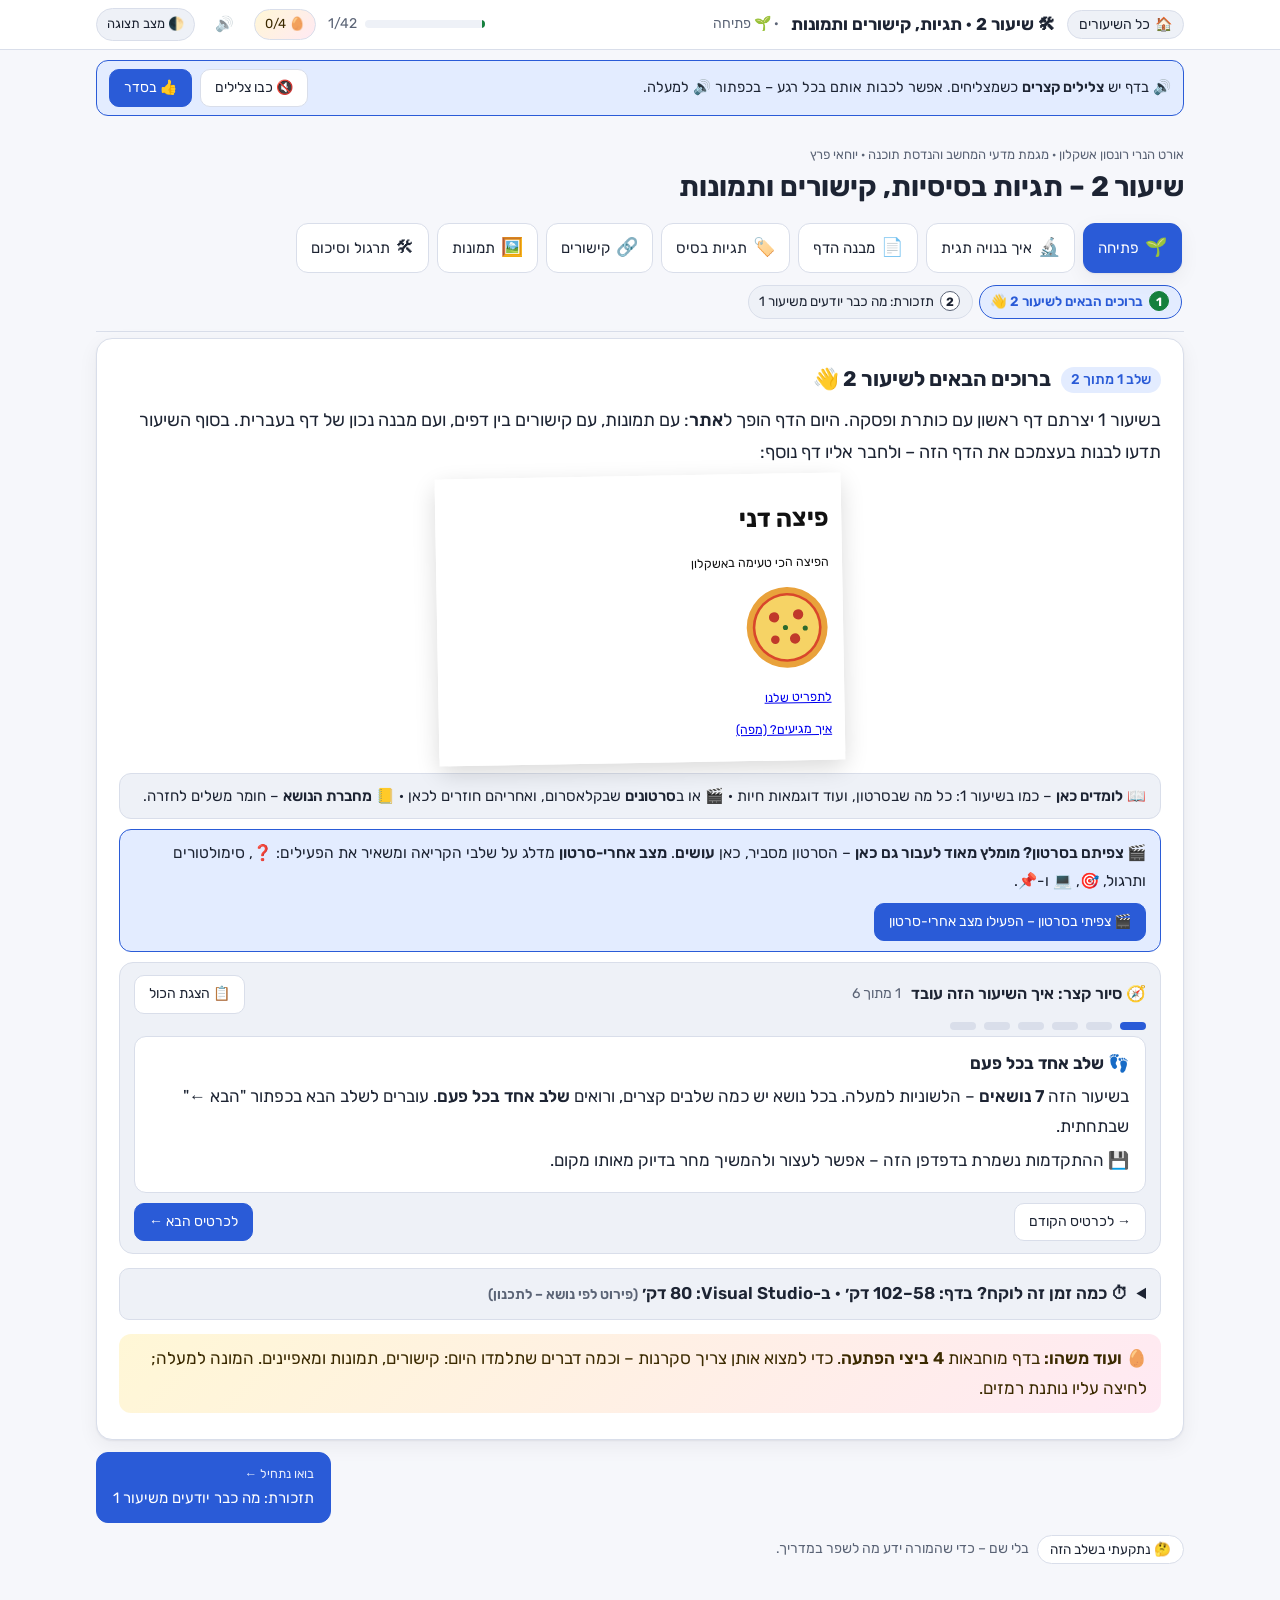
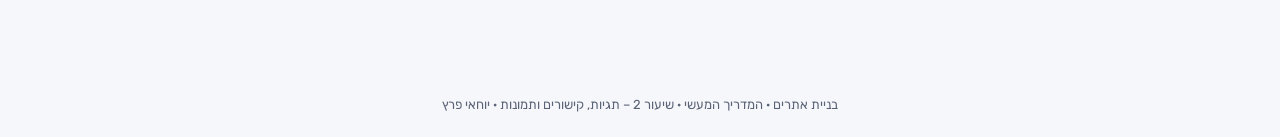
<file: html-basics.html>
<!DOCTYPE html>
<html lang="he" dir="rtl">
<head>
<meta charset="utf-8" />
<meta name="viewport" content="width=device-width, initial-scale=1" />
<title>שיעור 2 – תגיות בסיסיות, קישורים ותמונות | המדריך המעשי</title>
<link rel="preconnect" href="https://fonts.googleapis.com" />
<link href="https://fonts.googleapis.com/css2?family=Rubik:wght@400;500;700&family=JetBrains+Mono:wght@400;600&display=swap" rel="stylesheet" />
<link rel="stylesheet" href="assets/course.css" />
<style>
/* ---- lesson 2: a small fake browser frame (tabs + address bar) ---- */
.bchrome{background:#dfe3ea;border:1px solid var(--line);border-bottom:0;border-radius:12px 12px 0 0;direction:ltr;overflow:hidden}
.bchrome + .host{border-top-left-radius:0;border-top-right-radius:0}
.btabs{display:flex;gap:3px;padding:6px 8px 0;overflow:hidden}
.btab{flex:0 1 180px;min-width:0;display:flex;align-items:center;gap:6px;background:#cbd2dc;color:#374151;border-radius:9px 9px 0 0;padding:5px 10px;font:12.5px Rubik,Arial,sans-serif;transition:box-shadow .3s}
.btab.on{background:#f8fafc;color:#111827}
.btab .tt{flex:1;min-width:0;overflow:hidden;white-space:nowrap;text-overflow:ellipsis;unicode-bidi:plaintext;text-align:start}
.btab .x{color:#9ca3af;font-size:11px}
.btab.pop{animation:tabpop .7s}
.btab.flash{box-shadow:0 0 0 3px #f43f5e inset}
@keyframes tabpop{0%{transform:translateY(12px);opacity:0}100%{transform:none;opacity:1}}
.burl{display:flex;gap:8px;align-items:center;background:#f8fafc;padding:6px 10px;margin:0;font-size:12.5px;color:#6b7280}
.burl .nav{white-space:nowrap;letter-spacing:4px}
.burl .u{flex:1;min-width:0;background:#e5e7eb;border:0;border-radius:99px;padding:3px 12px;font:12.5px "JetBrains Mono",Consolas,monospace;color:#111;direction:ltr;text-align:left}
.burl .u:not([readonly]){background:#fff;outline:2px solid #93c5fd}
.burl .go{font:inherit;font-size:12px;border:0;background:#2f6fec;color:#fff;border-radius:99px;padding:3px 10px;cursor:pointer}
.scrolly .host{max-height:290px;overflow:auto}
.host.hl{box-shadow:0 0 0 3px #f43f5e}
/* ---- anatomy builder ---- */
.tagline{direction:ltr;display:flex;flex-wrap:wrap;justify-content:center;gap:10px 6px;background:var(--code-bg);border-radius:12px;padding:14px 10px 10px;margin:14px 0 8px}
.tagline .grp{display:flex;flex-direction:column;align-items:stretch;gap:6px;min-width:0}
.tagline .toks{display:flex;flex-wrap:wrap;gap:4px;justify-content:center}
.tagline .gl{direction:rtl;text-align:center;font-size:12.5px;color:#cbd5e1;border-top:2px solid var(--gc);padding-top:2px}
.atok{font:600 17px "JetBrains Mono",Consolas,monospace;background:#1e293b;color:var(--tc,#e2e8f0);border:1px solid #334155;border-radius:8px;padding:4px 8px;cursor:pointer;transition:transform .15s,background .2s}
.atok:hover{transform:translateY(-2px);background:#273449}
.atok.sel{background:#fde68a;color:#422006;border-color:#f59e0b}
.atok.okq{background:#bbf7d0;color:#052e16;border-color:#16a34a}
.atok.he{font-family:Rubik,Arial,sans-serif;direction:rtl}
.anainfo{min-height:3.2em;background:var(--surface2);border-radius:10px;padding:8px 14px}
.anaq{margin-top:10px;border:2px dashed var(--accent);border-radius:12px;padding:10px 14px}
.anaq .fbk{margin-top:4px;font-size:15px}
/* ---- small things ---- */
.mojibake{font-family:Arial,sans-serif}
.eggpizza{width:44px;height:44px;vertical-align:middle;margin-inline-start:6px}
#oven:empty{display:none}
.site-tasks li{cursor:default}
.lblrow{display:flex;gap:8px;align-items:center;flex-wrap:wrap;margin:10px 0}
.lblrow input{flex:1;min-width:160px;font:inherit;font-size:15px;padding:6px 10px;border:1px solid var(--line);border-radius:10px;background:var(--surface);color:var(--text)}
</style>
</head>
<body data-lesson="l2" data-title="שיעור 2" data-next="css.html" data-next-name="עיצוב עם CSS">
<header class="topbar"><div class="in">
  <span class="brand">🛠 שיעור 2 · תגיות, קישורים ותמונות</span>
  <span class="now" id="now"></span>
  <span class="progress" title="שלבים שעברתם בשיעור"><span class="bar"><i id="progBar"></i></span> <span id="progTxt">0/0</span></span>
  <button class="eggbtn" id="eggBtn" type="button" title="ביצי הפתעה – לחצו לרמזים">🥚 <span id="eggCount">0/4</span></button>
  <button class="themebtn" id="themeBtn" type="button">🌓 מצב תצוגה</button>
</div></header>
<dialog id="eggDlg" aria-labelledby="eggTitle">
  <div class="dlg-h"><h3 id="eggTitle">🥚 ביצי הפתעה</h3><button class="btn" type="button" id="eggClose" aria-label="סגירה">✕</button></div>
  <p class="muted" id="eggIntro">בדף מוחבאות 4 ביצים. כל אחת נמצאת בעזרת משהו שלומדים בשיעור. תקועים? לחצו על "רמז נוסף".</p>
  <ul class="egglist" id="eggList"></ul>
  <form class="codebox" id="codeForm"><label for="codeIn">מצאתם קוד סודי?</label><input id="codeIn" autocomplete="off" spellcheck="false" placeholder="הקלידו כאן" /><button class="btn primary" type="submit">בדיקה</button></form>
  <p id="codeMsg" class="res-note"></p>
</dialog>
<div class="toast" id="toast" role="status" aria-live="polite"></div>
<div class="party" id="party" aria-hidden="true"></div>

<main>
<div class="lesson-head">
  <div class="school">אורט הנרי רונסון אשקלון · מגמת מדעי המחשב והנדסת תוכנה · יוחאי פרץ</div>
  <h1>שיעור 2 – תגיות בסיסיות, קישורים ותמונות</h1>
</div>
<nav class="topics" id="topics" aria-label="נושאי השיעור"></nav>
<nav class="steps" id="steps" aria-label="השלבים בנושא"></nav>

<!-- ===================== 1. START ===================== -->
<section class="topic" data-id="start" data-icon="🌱" data-title="פתיחה">
  <article class="spread welcome">
    <h3>ברוכים הבאים לשיעור 2 👋</h3>
    <p class="lead">בשיעור 1 יצרתם דף ראשון עם כותרת ופסקה. היום הדף הופך ל<b>אתר</b>: עם תמונות, עם קישורים בין דפים, ועם מבנה נכון של דף בעברית. בסוף השיעור תדעו לבנות בעצמכם את הדף הזה – ולחבר אליו דף נוסף:</p>
    <div class="preview-goal"><div id="welcomeStage"></div></div>
    <div class="ways mini"><p>📖 <b>לומדים כאן</b> – כמו בשיעור 1: כל מה שבסרטון, ועוד דוגמאות חיות · 🎬 או ב<b>סרטונים</b> שבקלאסרום, ואחריהם חוזרים לכאן · 📒 <b>מחברת הנושא</b> – חומר משלים לחזרה.</p></div>
    <ol class="ctour" aria-label="🧭 סיור קצר: איך השיעור הזה עובד">
      <li data-t="👣 שלב אחד בכל פעם"><p>בשיעור הזה <b>7 נושאים</b> – הלשוניות למעלה. בכל נושא יש כמה שלבים קצרים, ורואים <b>שלב אחד בכל פעם</b>. עוברים לשלב הבא בכפתור "הבא ←" שבתחתית.</p><p>💾 ההתקדמות נשמרת בדפדפן הזה – אפשר לעצור ולהמשיך מחר בדיוק מאותו מקום.</p></li>
      <li data-t="👆 לומדים בעשייה"><p>כל דוגמה כאן <b>חיה</b>: לוחצים, משנים ורואים. אי אפשר לשבור כלום.</p><p>❓ לפני חלק מהתוצאות יש <b>שאלת ניחוש</b>. מותר לטעות – בשביל זה היא שם.</p><p>🍕 הדוגמה של כל השיעור: האתר של <b>פיצה דני</b>. לקראת הסוף תטיילו באתר החי שלו – שני דפים, עם קישורים ותמונות.</p></li>
      <li data-t="💻 בסוף כל נושא: עושים באמת"><p>שלב <b>"עכשיו אצלכם ב-Visual Studio"</b>: בפרויקט שלכם משיעור 1 תיצרו <b>דף תרגול</b>, ותנסו בו כל דבר חדש – צעד אחרי צעד, עם תיבה לסמן ✔. בכל פעם יש גם 🔨 <b>"שברו בכוונה"</b>: שוברים, רואים מה קורה, ומתקנים.</p><p>🎯 אחריו – <b>בדיקת הבנה</b> קצרה, בלי ציון. טעיתם? היא תראה לאיזה שלב לחזור.</p></li>
      <li data-t="🆘 נתקעתם?"><p>בכל "עכשיו אצלכם" יש 🔧 <b>רשימת בדיקה</b> – בודקים לפי הסדר. כמעט תמיד התקלה שם.</p><p>עדיין תקועים? 🆘 <b>"ככה שואלים"</b>: את <b>המנטור</b> – כשהקוד לא עובד, או את <b>המחברת</b> בקלאסרום – כשלא הבנתם משהו בחומר.</p></li>
      <li data-t="📌 מה מגישים"><p><span data-asg="2"></span> – אתר ראשון משלכם, של חמישה דפים, עם מה שתלמדו כאן.</p><p><span data-asg="3"></span> – בוחרים את הנושא של הפרויקט שילווה אתכם כל השנה.</p><p>בסוף השיעור יש שלב שמסביר בדיוק מה, איך, ובאיזה סדר כדאי (<a href="#" data-go="practice:5">המטלות של השיעור</a>).</p></li>
      <li data-t="⏳ לפני שמתחילים"><p>פתחו ב-Visual Studio את <b>הפרויקט משיעור 1</b> – עם התיקייה HTML והדף index.html. עוד אין לכם? קודם עושים את <a href="intro.html">שיעור 1</a>.</p><p>⏱ כמה זמן הכול לוקח? פתחו למטה את <b>"כמה זמן זה לוקח?"</b> – ותכננו. אפשר (ורצוי) בכמה ישיבות.</p><p>🖥 בשלבי 💻 (עכשיו אצלכם) הכי נוח: הדף הזה בחצי מסך, ו-Visual Studio בחצי השני. בשאר השלבים – הדף לבד.</p></li>
    </ol>
    <div class="eggnote">🥚 <b>ועוד משהו:</b> בדף מוחבאות <b><span class="eggn">4</span> ביצי הפתעה</b>. כדי למצוא אותן צריך סקרנות – וכמה דברים שתלמדו היום: קישורים, תמונות ומאפיינים. המונה למעלה; לחיצה עליו נותנת רמזים.</div>
  </article>
  <article class="spread">
    <h3>תזכורת: מה כבר יודעים משיעור 1</h3>
    <p>בשיעור 1 יצרתם פרויקט ב-Visual Studio, ובתוך התיקייה <b>wwwroot</b> פתחתם תיקייה בשם <b>HTML</b>. בתוכה יצרתם את הדף index.html – עם השלד המלא:</p>
    <div class="walk">
      <div class="ftree" id="recapTree"></div>
      <div>
        <div class="pane-h"><span class="dot"></span>מה כתבתם בדף (index.html)</div>
        <div class="codeblock"><pre data-code="html">
&lt;!DOCTYPE html&gt;
&lt;html lang="he" dir="rtl"&gt;
&lt;head&gt;
    &lt;meta charset="utf-8" /&gt;
    &lt;title&gt;השם שלי&lt;/title&gt;
&lt;/head&gt;
&lt;body&gt;
    &lt;h1&gt;השם שלי&lt;/h1&gt;
    &lt;p&gt;האתר שלי יהיה על...&lt;/p&gt;
&lt;/body&gt;
&lt;/html&gt;
</pre></div>
      </div>
    </div>
    <p>כבר הכרתם: תגית פותחת וסוגרת, השלד (head להגדרות, body למה שרואים), title על הלשונית, meta charset לעברית תקינה, ו-<code>dir="rtl"</code> לכיוון מימין לשמאל.</p>
    <p>הרצתם עם ה-▶ הירוק, ובדפדפן הוספתם אחרי מספר הפורט את <code>/HTML/index.html</code> (port הוא מספר שמשתנה מפרויקט לפרויקט).</p>
    <p><b>מה בשיעור היום?</b></p>
    <ol>
      <li>איך בנויה תגית לעומק: מאפיינים, קינון והערות.</li>
      <li>השלד משיעור 1 – בודקים שזוכרים, ומגלים מה קורה כשחלק ממנו חסר.</li>
      <li>תגיות חדשות: כותרות, ירידת שורה, קו מפריד ורווח.</li>
      <li>קישורים: מדף לדף, לאתר אחר, ולמקום בתוך הדף.</li>
      <li>תמונות – בתיקייה חדשה בשם <b>Img</b>.</li>
    </ol>
    <div class="tip">💡 לאורך כל השיעור נבנה את האתר של "פיצה דני" – פיצרייה קטנה באשקלון. בשיעור 3 נעצב אותו עם CSS.</div>
  </article>
</section>

<!-- ===================== 2. ANATOMY ===================== -->
<section class="topic" data-id="anatomy" data-icon="🔬" data-title="איך בנויה תגית">
  <article class="spread act">
    <h3>מה יש בתוך תגית?</h3>
    <p>HTML בנויה מ<b>תגיות</b> (tags). לרוב התגיות יש <b>תגית פותחת</b>, <b>תוכן</b>, ו<b>תגית סוגרת</b>. בתגית הפותחת אפשר להוסיף <b>מאפיינים</b> (attributes) – מידע נוסף על התגית. כבר כתבתם שניים בשיעור 1: <code>lang="he"</code> ו-<code>dir="rtl"</code>, בתגית html.</p>
    <p>הנה קישור אמיתי, מפורק לחלקים (את הקישורים עצמם נלמד בהמשך – כרגע רק מסתכלים על החלקים: <code>href</code> = לאן הקישור מוביל, ו-<code>target="_blank"</code> = לפתוח בלשונית חדשה). <b>לחצו על כל חלק</b> כדי לראות איך קוראים לו:</p>
    <div class="tagline" id="ana"></div>
    <div class="anainfo" id="anaInfo">👆 לחצו על חלק כלשהו בשורה.</div>
    <div class="anaq" id="anaQ"></div>
    <details class="more"><summary>🐢 רוצים הסבר לאט יותר?</summary>
      <p>קראו את השורה כמו משפט: "<b>קישור</b> (a), <b>שמוביל למפה</b> (href), <b>ונפתח בלשונית חדשה</b> (target), <b>ועליו כתוב</b> 'למפה'. <b>כאן הקישור נגמר</b> (<code>&lt;/a&gt;</code>)."</p>
      <p>כל מאפיין הוא זוג: <b>שם</b> – מה רוצים לקבוע, ו<b>ערך</b> – למה. <code>href="menu.html"</code> פירושו "היעד הוא menu.html".</p>
      <p>ולמה צריך תגית סוגרת? כי הדפדפן צריך לדעת איפה התוכן נגמר. כל מה שבין הפותחת לסוגרת – שייך לתגית. בקישור: כל זה לחיץ.</p>
    </details>
    <div class="bridge">מאפיין נראה כמו השמה ב-C#: <code>string page = "menu.html";</code> – שם, סימן <code>=</code>, וערך. ב-HTML: <code>href="menu.html"</code>. שני הבדלים: (1) ב-C# את שם המשתנה <b>ממציאים אתם</b>. ב-HTML שמות המאפיינים <b>קבועים מראש</b> – לקישור יש href, ולא שם אחר שתבחרו. (2) בקורס כותבים את הערך <b>תמיד</b> בתוך מירכאות.</div>
    <div class="tip">💡 שגיאת כתיב בשם של מאפיין – למשל hreff במקום href? <b>לא תופיע שגיאה.</b> הדפדפן מתעלם ממאפיין שהוא לא מכיר – והקישור פשוט לא יעבוד.</div>
    <details class="more"><summary>🚀 להעמקה: חייבים מירכאות? ואותיות קטנות?</summary>
      <p>האמת: כשהערך של המאפיין לא כולל רווחים או סימנים מיוחדים, הדפדפן מבין אותו גם בלי מירכאות – <code>href=menu.html</code> עובד. אבל ערך עם רווח נשבר: ב-<code>href=my menu.html</code> הדפדפן חושב שהערך הוא רק my, ושהמילה שאחרי הרווח היא שם של מאפיין חדש.</p>
      <p>מותר גם מירכאות בודדות (<code>href='menu.html'</code>) – זה תקין לגמרי. בקורס נכתוב תמיד מירכאות כפולות, כמו ש-Visual Studio כותב. ככה אין הפתעות.</p>
      <p>ועוד חופש: בשמות של תגיות ומאפיינים, HTML לא מבדילה בין אותיות גדולות לקטנות – <code>&lt;H1&gt;</code> ו-<code>&lt;h1&gt;</code> עובדות אותו דבר. המוסכמה היא לכתוב תמיד <b>באותיות קטנות</b>, וכך נכתוב בקורס.</p>
      <p>להרחבה (באנגלית): <a href="https://developer.mozilla.org/en-US/docs/Glossary/Attribute" target="_blank" rel="noopener">MDN: Attribute</a>.</p>
    </details>
  </article>
  <article class="spread">
    <h3>תגית בתוך תגית (nesting)</h3>
    <p>מותר לשים תגית <b>בתוך</b> תגית. לזה קוראים <b>קינון</b> (nesting). כבר עשיתם את זה בשיעור 1: h1 ו-p נמצאות בתוך body, ו-body בתוך html. כאן נשתמש בשתי תגיות חדשות וקטנות: <code>b</code> – טקסט <b>מודגש</b> (bold), ו-<code>i</code> – טקסט <i>נטוי</i> (italic).</p>
    <p>הכלל: <b>מה שנפתח אחרון – נסגר ראשון</b>.</p>
    <div class="bridge">בדיוק כמו סוגריים בחשבון ובקוד C#: ב-<code>(2 * (3 + 4))</code> הסוגר שנפתח אחרון נסגר ראשון. וב-C#, אם כתבתם if בתוך לולאה – ה-<code>}</code> של ה-if בא לפני ה-<code>}</code> של הלולאה.</div>
    <div class="ctrls"><div class="seg" id="nestSeg"></div></div>
    <div id="nest"></div>
    <div class="what" id="nestWhat"></div>
    <div class="predict" id="pNest"></div>
    <div class="tip">💡 כשתגית מכילה כמה תגיות בכמה שורות, מזיחים את הפנימיות פנימה (indentation – הזחה). ככה רואים במבט אחד מי בתוך מי – כמו בקוד C#.</div>
  </article>
  <article class="spread">
    <h3>הערות: טקסט שרק המתכנתים רואים</h3>
    <p><b>הערה</b> (comment) היא טקסט שהדפדפן מדלג עליו. כותבים אותה כך: <code>&lt;!-- comment --&gt;</code>. פותחים ב-<code>&lt;!--</code> (סוגר משולש, סימן קריאה ושני מקפים רגילים), וסוגרים ב-<code>--&gt;</code> (שני מקפים וסוגר משולש). משתמשים בה לשני דברים: להסביר את הקוד, ו<b>"לכבות" שורה לרגע</b> בלי למחוק אותה – למשל מבצע שנגמר.</p>
    <div class="ctrls"><div class="seg" id="cmSeg"></div></div>
    <div id="cm"></div>
    <div class="what">ההערה בשורה 2 לא מופיעה בדף אף פעם – היא בשבילכם. וכשהפכנו את שורת המבצע להערה, היא נעלמה מהדף, אבל נשארה בקוד. כשהמבצע יחזור – רק מוחקים את סימני ההערה.</div>
    <p><b>ב-Visual Studio</b> לא צריך להקליד את הסימנים: מסמנים שורות ולוחצים <b>Ctrl+K ואז Ctrl+C</b>. לביטול ההערה: <b>Ctrl+K ואז Ctrl+U</b>.</p>
    <div class="bridge">ב-C# כתבתם הערות עם <code>//</code>. ב-HTML יש רק צורה אחת: <code>&lt;!-- --&gt;</code>, והיא יכולה להשתרע על כמה שורות. הקיצור Ctrl+K ואז Ctrl+C עובד בשתי השפות – ו-Visual Studio כבר יודע איזה סימן לשים.</div>
    <div class="trap">הערות לא מופיעות בדף, אבל כל גולש יכול לראות אותן בקוד המקור של הדף. <span class="not">לעולם לא</span> כותבים בהן סיסמאות או סודות.</div>
  </article>
  <article class="spread vsstep">
    <h3>💻 עכשיו אצלכם ב-Visual Studio</h3>
    <p>יוצרים בפרויקט שלכם <b>דף תרגול</b> של פיצה דני: practice.html. בו תנסו בעצמכם כל מה שלומדים בשיעור – ודף הנחיתה שלכם (index.html) יחכה נקי לצעד בפרויקט, בסוף השיעור.</p>
    <ol class="vsdo">
      <li><div class="ln">ב-Solution Explorer: <b>קליק ימני</b> <span class="where">על התיקייה <b>HTML</b></span> (בתוך wwwroot) &rlm;←&rlm; <b>Add</b> &rlm;←&rlm; <b><bdi>New Item...</bdi></b> &rlm;←&rlm; <b>HTML Page</b>.</div><div class="ln">השם המוצע הוא <b>htmlpage.html</b> – שנו אותו ל-<b>practice.html</b> &rlm;←&rlm; <b>Add</b>.</div><div class="ln">(אם החלון נפתח קטן, בלי רשימת תבניות – לחצו בו Show All Templates.)</div></li>
      <li><span class="where">בשורה של התגית html</span> (השנייה מלמעלה, אחרי DOCTYPE), במקום <code>&lt;html&gt;</code> כתבו <code>&lt;html lang="he" dir="rtl"&gt;</code> – כמו בשיעור 1. (מה בדיוק עושה כל חלק בשלד – בנושא הבא.)</li>
      <li>הדביקו <b><span class="where">בתוך body</span></b>:
        <div class="codeblock"><button class="copy" type="button">העתקה</button><pre data-code="html">
&lt;!-- practice page: Danny's pizza --&gt;
&lt;h1&gt;פיצה דני&lt;/h1&gt;
&lt;p&gt;מרגריטה – 45 שקל&lt;/p&gt;
&lt;p&gt;מבצע: משלוח חינם!&lt;/p&gt;
</pre></div></li>
      <li><b>הקלידו בעצמכם</b> (<span class="not">בלי להעתיק</span>), <span class="where">בשורה חדשה אחרי מרגריטה</span>, מנה במבצע – עם קינון:
        <div class="codeblock"><pre data-code="html">&lt;p&gt;פטריות – &lt;b&gt;&lt;i&gt;במבצע!&lt;/i&gt;&lt;/b&gt;&lt;/p&gt;</pre></div>
        Visual Studio הוסיף תגית סוגרת לבד בזמן שהקלדתם? מצוין. רק בדקו שבסוף הסדר נכון: i נסגרת לפני b.</li>
      <li>שמרו (Ctrl+S). ואז <b>קליק ימני</b> <span class="where">על practice.html</span> &rlm;←&rlm; <b>View in Browser</b>. (או: ▶ הירוק, ובדפדפן הכתובת <code style="white-space:normal;overflow-wrap:anywhere">https://localhost:&lt;port&gt;/HTML/practice.html</code> – עם מספר הפורט שלכם.)</li>
      <li>🔨 <b>שברו בכוונה:</b> <span class="where">בשורה של פטריות</span> מחקו את <code>&lt;/b&gt;</code>, שמרו, ורעננו <b>בדפדפן</b> עם Ctrl+F5 (רענון מלא, כמו בשיעור 1). גם "מבצע: משלוח חינם!" נהיה מודגש? בדיוק כמו ב<a href="#" data-go="anatomy:2">שלב על קינון</a>. עכשיו החזירו את <code>&lt;/b&gt;</code> למקומו ושמרו.</li>
      <li><b>הערה:</b> סמנו <span class="where">את השורה של "מבצע: משלוח חינם!"</span> ולחצו <b>Ctrl+K ואז Ctrl+C</b> – השורה הפכה להערה. שמרו ורעננו: היא נעלמה מהדף. עכשיו לחצו <span class="where">בדפדפן</span> <b>Ctrl+U</b> (קוד המקור, משיעור 1): שתי ההערות שלכם שם – וכל גולש יכול לקרוא אותן. בסוף החזירו את השורה: סמנו אותה ולחצו <b>Ctrl+K ואז Ctrl+U</b>.</li>
    </ol>
    <div class="expect">בכתובת שמסתיימת ב-<code>/HTML/practice.html</code> רואים, מיושר לימין: כותרת גדולה "פיצה דני", "מרגריטה – 45 שקל", "פטריות – <b><i>במבצע!</i></b>" (רק "במבצע!" מודגש ונטוי) ו"מבצע: משלוח חינם!". ההערה מהשורה הראשונה לא מופיעה בדף אף פעם. על הלשונית עוד לא כתוב "פיצה דני" – את זה נסדר בנושא הבא.</div>
    <div class="trouble" id="trAnatomy"></div>
  </article>
  <article class="spread cpstep">
    <h3>🎯 הבנתם את כל מה שלמדתם עד עכשיו?</h3>
    <div id="cpAnatomy"></div>
  </article>
</section>

<!-- ===================== 3. PAGE STRUCTURE ===================== -->
<section class="topic" data-id="page" data-icon="📄" data-title="מבנה הדף">
  <article class="spread act">
    <h3>השלד משיעור 1: זוכרים מה כל חלק עושה?</h3>
    <p>את <b>השלד</b> כתבתם כבר בשיעור 1, והוא חוזר בכל דף. לפני שממשיכים – 6 שאלות קצרות, לבדוק שהוא יושב טוב בראש. עונים בלחיצה על אחד הכפתורים. כל לחיצה גם מסמנת את החלק בקוד ומסבירה אותו – אז טעות היא פשוט דרך להיזכר.</p>
    <div class="anaq" id="skelQ"></div>
    <div class="ctrls"><div class="seg" id="skelSeg"></div></div>
    <div class="split">
      <div class="pane"><div class="pane-h"><span class="dot"></span>index.html</div><pre class="cv" id="skelCode"></pre></div>
      <div class="pane"><div class="pane-h"><span class="dot"></span>מה רואים בדפדפן</div><div id="skelHost"><div class="host"></div></div></div>
    </div>
    <div class="what" id="skelWhat"></div>
    <div class="bridge">זה כמו תוכנית C# שכתובה בתוך <code>class</code> עם <code>Main</code>: את הקוד שלכם כותבים בתוך Main. כאן – את התוכן כותבים בתוך body, וכל השאר הוא מסגרת קבועה.</div>
    <div class="tip">💡 חלק מהשלד נשכח? זה בסדר גמור – בדיוק בשביל זה חוזרים. ההסבר המלא נמצא בשיעור 1: <a href="intro.html#notepad-7">השלד המלא – כל החלקים יחד</a>.</div>
  </article>
  <article class="spread">
    <h3>כש-title ריק: מה כתוב על הלשונית?</h3>
    <p>בשיעור 1 כתבתם ב-title את השם שלכם – וראיתם אותו על הלשונית. אבל כש-Visual Studio יוצר דף חדש, התגית title <b>ריקה</b>: <code>&lt;title&gt;&lt;/title&gt;</code> – כך בדיוק נראה עכשיו practice.html שלכם.</p>
    <div class="predict" id="pTitle"></div>
    <div id="titleDemo" hidden>
      <div class="lblrow"><label for="titleIn">כתבו כותרת לדף:</label><input id="titleIn" value="" placeholder="למשל: פיצה דני – הפיצה של אשקלון" maxlength="60" /></div>
      <div class="split">
        <div class="pane"><div class="pane-h"><span class="dot"></span>index.html</div><pre class="cv" id="titleCode"></pre></div>
        <div class="pane"><div class="pane-h"><span class="dot"></span>מה רואים בדפדפן</div><div id="titleHost"><div class="host"></div></div></div>
      </div>
      <div class="what">
      <div>כש-title ריק, אין לדפדפן שם להציג – אז הוא מציג על הלשונית את <b>הכתובת</b> של הדף (כך בכרום ובאדג׳).</div>
      <div>כתבו שם בתיבה – והוא יופיע על הלשונית.</div>
      <div>ושימו לב: הדפדפן <b>לא</b> לקח את השם מה-h1.</div>
      <div>את הכותרת שבתוך הדף כותבים ב-h1, ואת השם של הדף – ב-title.</div>
      <div><b>שני מקומות, שני תפקידים</b> – ובדרך כלל כותבים את שניהם.</div>
    </div>
      <div class="tip">💡 לכן בכל דף חדש ש-Visual Studio יוצר, הדבר הראשון שעושים: ממלאים את title, ומתקנים את השורה של html (<code>lang</code> ו-<code>dir</code>).</div>
    </div>
  </article>
  <article class="spread act">
    <h3>🔨 מה קורה כשחלק מהשלד חסר?</h3>
    <p>Visual Studio כותב את רוב השלד לבד. אבל קל למחוק שורה בטעות – ואת המאפיינים <code>lang</code> ו-<code>dir</code> משיעור 1 מוסיפים בעצמכם, בכל דף מחדש. כאן אפשר להוריד מהשלד חלק אחד בכל פעם, ולראות מה נשבר. קודם נחשו:</p>
    <div class="predict" id="pMiss"></div>
    <div id="missDemo" hidden>
      <div class="ctrls"><div class="seg" id="missSeg"></div></div>
      <div class="split">
        <div class="pane"><div class="pane-h"><span class="dot"></span>index.html</div><pre class="cv" id="missCode"></pre></div>
        <div class="pane"><div class="pane-h"><span class="dot"></span>מה רואים בדפדפן</div><div id="missHost"><div class="host"></div></div></div>
      </div>
      <div class="what" id="missWhat"></div>
      <div class="trap"><b>שימו לב לדפוס:</b> כשחלק מהשלד חסר, <b>אין שום הודעת שגיאה</b>. הדפדפן מציג מה שהוא יכול – ויש בעיות שבכלל לא רואים בעין. לכן לא מחכים שמשהו "ייראה שבור": בכל דף חדש עוברים על השלד ובודקים שהוא שלם.</div>
    </div>
  </article>
  <article class="spread vsstep">
    <h3>💻 עכשיו אצלכם ב-Visual Studio</h3>
    <p>ממשיכים ב-practice.html: עוברים על השלד ש-Visual Studio כתב בשבילכם, ובודקים בעצמכם מה כל חלק עושה.</p>
    <ol class="vsdo">
      <li>הסתכלו על הקוד של practice.html ומצאו בו את כל חלקי השלד <a href="#" data-go="page:1">משלב 1</a>: השורה DOCTYPE, התגית html, ה-head עם meta charset ו-title, וה-body עם התוכן שכתבתם.</li>
      <li><span class="where">בתוך התגית title</span> כתבו: <b>פיצה דני – דף תרגול</b>. שמרו (Ctrl+S) ורעננו <b>בדפדפן</b> (Ctrl+F5) – והסתכלו על הלשונית.</li>
      <li>🔨 <b>נסו בלי כיוון:</b> <span class="where">בשורה של התגית html</span> מחקו רק את המאפיין <code>dir="rtl"</code> ואת הרווח שלפניו, ושמרו ורעננו: הטקסט נצמד לשמאל, וסימני הקריאה קפצו לתחילת המשפט – מימין למילה הראשונה. עכשיו החזירו את המאפיין למקומו, שמרו ורעננו.</li>
      <li>ודאו שהשורה <code>&lt;meta charset="utf-8" /&gt;</code> נמצאת <span class="where">בתוך head</span> (Visual Studio כותב אותה לבד) – ו<span class="not">אל תמחקו</span> אותה. גם אם אצלכם העברית נראית תקינה בלעדיה, בדפדפן או במחשב אחר הניחוש יכול להיות שגוי (<a href="#" data-go="page:3">ראיתם בשלב הקודם</a>).</li>
    </ol>
    <div class="expect">בכתובת שמסתיימת ב-<code>/HTML/practice.html</code>: על הלשונית כתוב "פיצה דני – דף תרגול", וכל הטקסט מיושר לימין. בצעד 3, בלי dir, הטקסט נצמד לשמאל – ואחרי שהחזרתם אותו, הכול חזר למקום.</div>
    <div class="trouble" id="trPage"></div>
  </article>
  <article class="spread cpstep">
    <h3>🎯 הבנתם את כל מה שלמדתם עד עכשיו?</h3>
    <div id="cpPage"></div>
  </article>
</section>

<!-- ===================== 4. BASIC TAGS ===================== -->
<section class="topic" data-id="tags" data-icon="🏷️" data-title="תגיות בסיס">
  <article class="spread">
    <h3>כותרות: מ-h1 עד h6</h3>
    <p>את h1 אתם כבר מכירים. יש שש רמות של כותרות. המספר אומר <b>כמה הכותרת חשובה</b>: 1 – הכי חשובה, 6 – הכי פחות.</p>
    <div id="heads"></div>
    <div class="what">הדפדפן מציג כל רמה קצת יותר קטנה, וכולן מודגשות. הפסקה p היא טקסט רגיל. שימו לב: כל כותרת וכל פסקה מתחילה <b>בשורה חדשה</b>.</div>
    <div class="bridge">כמו בספר: h1 הוא שם הספר, h2 – שם של פרק, h3 – תת-פרק בתוך הפרק. בדף הבית של פיצה דני: h1 = "פיצה דני", h2 = "התפריט", h3 = "פיצות". הרמה תלויה במקום של החלק <b>בדף הזה</b>, לא במילה: בדף הבית "פיצות" היא תת-חלק (h3), ובדף התפריט – כמו בשאלה שמתחת – היא חלק ראשי (h2).</div>
    <div class="predict" id="pHeads"></div>
  </article>
  <article class="spread">
    <h3>Enter בקוד = שורה חדשה בדף?</h3>
    <p>רוצים לכתוב בדף את הכתובת של הפיצרייה, בשלוש שורות. כתבנו אותה בתוך <b>פסקה אחת</b>, ולחצנו Enter אחרי כל שורה:</p>
    <div class="codeblock"><pre data-code="html">
&lt;p&gt;
    רחוב הנמל 5
    אשקלון
    טלפון: 08-1234567
&lt;/p&gt;
</pre></div>
    <div class="predict" id="pBr"></div>
    <div id="brDemo" hidden>
      <div class="ctrls"><div class="seg" id="brSeg"></div></div>
      <div id="br"></div>
      <div class="what">הדפדפן מתייחס ל-Enter ולרצף של רווחים בקוד כאל <b>רווח אחד</b>. כדי לרדת שורה כותבים <code>&lt;br /&gt;</code> (מהמילה break – שבירה). למה יש לוכסן בסוף ואין תגית סוגרת – בשלב הבא.</div>
      <p><b>רגע – ועד עכשיו?</b> כשכתבתם h1 ו-p בשורות נפרדות בקוד, הם כן הופיעו בשורות נפרדות. נכון – אבל לא בגלל ה-Enter: כל כותרת וכל פסקה מתחילה שורה חדשה <b>בעצמה</b>. גם שתי פסקאות שכתובות באותה שורה בקוד יופיעו אחת מתחת לשנייה. מה שקובע הוא התגיות – אף פעם לא ה-Enter.</p>
      <div class="bridge">ב-C#, שתי פקודות <code>Console.Write</code> בשתי שורות בקוד מדפיסות באותה שורה במסך. כדי לרדת שורה צריך <code>Console.WriteLine</code>. גם כאן: Enter בקוד הוא לא ירידת שורה בדף – בשביל זה יש <code>&lt;br /&gt;</code>.</div>
      <div class="tip">💡 <b>br או p?</b> שורות ששייכות לאותו עניין – כמו שורות של כתובת – מפרידים ב-br. עניין חדש – פסקה חדשה. רואים גם הבדל: בין שתי פסקאות הדפדפן משאיר רווח, ו-br רק יורד שורה. כמו בוואטסאפ: br הוא ירידת שורה בתוך אותה הודעה; p חדשה היא הודעה חדשה.</div>
    </div>
  </article>
  <article class="spread">
    <h3>קו מפריד: hr</h3>
    <p>בתפריט של דני יש שני חלקים: פיצות ושתייה. רוצים קו שיפריד ביניהם. יש לזה תגית: <code>&lt;hr /&gt;</code> (horizontal rule – קו אופקי).</p>
    <div id="hr"></div>
    <div class="what">התגית <code>&lt;hr /&gt;</code> מציירת קו לכל רוחב הדף, בשורה משלו, ומפרידה בין חלקים של הדף.</div>
    <div class="trap">שתי התגיות האלה, br ו-hr, הן <b>תגיות ריקות</b> (void – כמו meta משיעור 1): אין להן תוכן, ולכן <b>אין להן תגית סוגרת</b>. הלוכסן בסוף (<code>&lt;br /&gt;</code>) לא חובה – Visual Studio כותב אותו, וגם אנחנו. את <code>&lt;/br&gt;</code> לא כותבים אף פעם. ולא לבלבל: <code>&lt;b&gt;</code> מדגישה, ו-<code>&lt;br /&gt;</code> יורדת שורה.</div>
    <div class="tip">💡 br או hr? <code>&lt;br /&gt;</code> רק יורד שורה, בתוך אותו עניין (כמו שורות של כתובת). <code>&lt;hr /&gt;</code> אומר: "כאן נגמר חלק אחד ומתחיל חלק אחר".</div>
  </article>
  <article class="spread">
    <h3>כמה רווחים רואים בדף?</h3>
    <p>דני רוצה שבמחירון יהיה רווח רחב בין שם הפיצה למחיר. אז הקלדנו בקוד, בין "מרגריטה" ל-"45 שקל", <b>שמונה רווחים</b> במקלדת.</p>
    <div class="predict" id="pNbsp"></div>
    <div id="nbspDemo" hidden>
      <div id="nbsp"></div>
      <div class="what">בשורה הראשונה הקלדנו שמונה רווחים – והדפדפן צמצם אותם לרווח <b>אחד</b>. זה אותו כלל שכבר פגשתם עם Enter: בשביל הדפדפן, כל רצף של רווחים וירידות שורה בקוד הוא רווח אחד. בשורה השנייה כתבנו ארבע פעמים <code>&amp;nbsp;</code> – וכל אחד מהם הוא רווח אמיתי, שלא נעלם.</div>
      <p><b>שימו לב:</b> <code>&amp;nbsp;</code> הוא <b>לא תגית</b> – אין בו סוגריים משולשים.</p>
      <p>הוא <b>ישות</b> (entity): קוד של תו מיוחד, שמתחיל ב-<code>&amp;</code> ונגמר ב-<code>;</code>.</p>
      <p>nbsp הם ראשי תיבות של non-breaking space – רווח שלא נשבר. למה "לא נשבר"? כי הדפדפן אף פעם לא יורד שורה במקום הזה: שתי המילים שמשני הצדדים שלו נשארות יחד, באותה שורה.</p>
    </div>
    <details><summary>להרחבה: עוד ישויות שימושיות</summary>
      <table>
        <tr><th>כותבים בקוד</th><th>מופיע בדף</th><th>למה צריך?</th></tr>
        <tr><td><code>&amp;lt;</code> · <code>&amp;gt;</code></td><td><code>&lt;</code> · <code>&gt;</code></td><td>כדי להציג סוגר משולש בלי שהדפדפן יחשוב שזו תגית (lt = less than, gt = greater than)</td></tr>
        <tr><td><code>&amp;amp;</code></td><td><code>&amp;</code></td><td>הסימן &amp; עצמו</td></tr>
        <tr><td><code>&amp;copy;</code></td><td>©</td><td>זכויות יוצרים, בתחתית אתרים</td></tr>
        <tr><td><code>&amp;#x1F355;</code></td><td>🍕</td><td>לכל תו בעולם – גם לאימוג'י – יש מספר. אפשר לכתוב כל תו לפי המספר שלו</td></tr>
      </table>
    </details>
    <div class="tip">💡 <code>&amp;nbsp;</code> טוב לרווח קטן פה ושם. לא מסדרים איתו דף שלם (עמודות, ריווחים גדולים) – את זה עושים עם CSS.</div>
  </article>
  <article class="spread vsstep">
    <h3>💻 עכשיו אצלכם ב-Visual Studio</h3>
    <p>ממשיכים ב-practice.html: מוסיפים כותרת משנה, קו מפריד, ואת הכתובת של הפיצרייה בשלוש שורות – כמו בשלבים של הנושא הזה.</p>
    <ol class="vsdo">
      <li><span class="where">בשורה שלפני "מרגריטה"</span> הוסיפו כותרת משנה – רמה 2, כי היא פחות חשובה מ"פיצה דני":
        <div class="codeblock"><pre data-code="html">&lt;h2&gt;התפריט&lt;/h2&gt;</pre></div></li>
      <li><span class="where">בסוף ה-body</span>, אחרי השורה <code>&lt;p&gt;מבצע: משלוח חינם!&lt;/p&gt;</code>, הדביקו את הכתובת של הפיצרייה כמו שהיא – <span class="not">בלי להוסיף</span> <code>&lt;br /&gt;</code> (בדיוק את זה נתקן בצעד הבא). שמרו ורעננו <b>בדפדפן</b>: הקו המפריד הופיע, אבל הרחוב, העיר והטלפון – כולם בשורה אחת.
        <div class="codeblock"><button class="copy" type="button">העתקה</button><pre data-code="html">
&lt;hr /&gt;
&lt;h2&gt;איך מגיעים?&lt;/h2&gt;
&lt;p&gt;
    רחוב הנמל 5
    אשקלון
    טלפון: 08-1234567
&lt;/p&gt;
</pre></div></li>
      <li>עכשיו הוסיפו <code>&lt;br /&gt;</code> <span class="where">בסוף השורה של הרחוב ובסוף השורה של העיר</span> (אחרי הטלפון לא צריך – שם הפסקה נגמרת). שמרו ורעננו: שלוש שורות.
        <div class="codeblock"><pre data-code="html" data-marks="2:new,3:new">
&lt;p&gt;
    רחוב הנמל 5&lt;br /&gt;
    אשקלון&lt;br /&gt;
    טלפון: 08-1234567
&lt;/p&gt;
</pre></div></li>
      <li>🔨 <b>רווחים:</b> <span class="where">בשורה של מרגריטה</span> מחקו את המקף, והקלידו במקומו 6 רווחים. שמרו ורעננו – בדפדפן נשאר רווח אחד. עכשיו החליפו את 6 הרווחים ב-<code>&amp;nbsp;&amp;nbsp;&amp;nbsp;&amp;nbsp;</code> – ושוב שמרו ורעננו.</li>
    </ol>
    <div class="expect">בכתובת שמסתיימת ב-<code>/HTML/practice.html</code> רואים: "פיצה דני" הכי גדולה, ומתחתיה "התפריט" – קטנה יותר, אבל מודגשת ובשורה משלה. אחרי המנות: קו אופקי לרוחב הדף, הכותרת "איך מגיעים?" והכתובת של הפיצרייה בשלוש שורות. ובשורה של מרגריטה – רווח רחב בין המילה למחיר.</div>
    <div class="trouble" id="trTags"></div>
  </article>
  <article class="spread cpstep">
    <h3>🎯 הבנתם את כל מה שלמדתם עד עכשיו?</h3>
    <div id="cpTags"></div>
  </article>
</section>

<!-- ===================== 5. LINKS ===================== -->
<section class="topic" data-id="links" data-icon="🔗" data-title="קישורים">
  <article class="spread">
    <h3>התגית a: קישור</h3>
    <p>קישור הוא מה שהופך דפים בודדים ל<b>אתר</b>. התגית היא <code>a</code> (מהמילה anchor – עוגן), והמאפיין <code>href</code> אומר <b>לאן</b> הקישור מוביל. לחצו על הקישור בתוצאה:</p>
    <div id="l1"></div>
    <div class="what">ה-<code>href</code> הוא היעד, והטקסט שבין התגיות הוא מה שהגולש <b>רואה ולוחץ עליו</b>. הדפדפן מציג קישור בכחול עם קו תחתון, וכשהעכבר מעליו הסמן הופך ליד 👆. שימו לב שהקישור יושב <b>בתוך</b> המשפט, כמו מילה.</div>
    <div class="tip">💡 הטקסט של קישור אומר לאן הוא מוביל: "לתפריט שלנו" – ולא "לחצו כאן". גולש שסורק את הדף בעיניים צריך להבין מהקישור לבד לאן יגיע.</div>
  </article>
  <article class="spread act">
    <h3>לפתוח בלשונית חדשה: <code>target="_blank"</code></h3>
    <p>בדרך כלל קישור נפתח <b>באותה לשונית</b>, והדף שלכם נעלם. כשמקשרים לאתר <b>אחר</b> (למשל מפה), עדיף שייפתח בלשונית חדשה – כדי שהגולש לא יעזוב את האתר שלכם. בשביל זה יש את המאפיין <code>target</code>. נסו את שני המצבים, ולחצו על הקישור בכל אחד:</p>
    <div class="ctrls"><div class="seg" id="l2seg"></div></div>
    <div id="l2"></div>
    <div class="what" id="l2what"></div>
    <p><b>ובין הדפים של האתר שלכם?</b> בלי target. אחרת כל לחיצה פותחת עוד לשונית של אותו אתר.</p>
    <div class="tip">💡 בחלק מהמקורות (גם במצגת בקלאסרום) כתוב <code>_target</code>, אבל הנכון הוא <code>_blank</code> – מילה שהדפדפן מכיר. (עם <code>_target</code> הקישור דווקא נפתח בלשונית חדשה, אבל רק בפעם הראשונה: בלחיצה הבאה הדפדפן טוען שוב לאותה לשונית.) ברירת המחדל, בלי target בכלל, היא <code>_self</code> – אותה לשונית.</div>
  </article>
  <article class="spread act">
    <h3>קישור לדף אחר באתר שלנו</h3>
    <p>האתר של פיצה דני כולל שני דפים, ושניהם באותה תיקייה – HTML. כשהדפים <b>באותה תיקייה</b>, ב-href כותבים <b>רק את שם הקובץ</b>: <code>href="menu.html"</code>.</p>
    <div class="walk">
      <div class="ftree" id="l3tree"></div>
      <div>
        <p style="margin-top:0"><b>איך יודעים מה לכתוב?</b> מסתכלים בעץ הקבצים: index.html ו-menu.html נמצאים שניהם בתוך HTML – באותה תיקייה. לכן ב-href כותבים רק את השם: menu.html. כותבים אותו <b>בדיוק</b> כמו בעץ – אותן אותיות, וגם הסיומת html.</p>
      </div>
    </div>
    <p>זה אתר חי של שני דפים. לחצו על הקישורים ועברו בין הדפים. שימו לב איך משתנים <b>שורת הכתובת</b> של הדפדפן המדומה ו<b>הקוד</b> של הדף הנוכחי:</p>
    <div id="l3"></div>
    <div class="trap">שוכחים את הסיומת: <code>href="menu"</code> מחפש קובץ בשם menu בלי סיומת – ואין כזה. מקבלים דף שגיאה 404 ("לא נמצא"). השם צריך להיות <b>בדיוק</b> כמו ב-Solution Explorer, כולל <code>.html</code>.</div>
  </article>
  <article class="spread">
    <h3># ו-id</h3>
    <p>בקוד שלמטה יש שני דברים חדשים: לכותרת "מחירון" יש מאפיין חדש בשם <code>id</code>, ולקישור הראשון יש href שמתחיל בסולמית (<code>#</code>) – במקום שם של קובץ.</p>
    <p><b>id</b> (מהמילה identifier – מזהה) הוא <b>שם ייחודי</b> שנותנים לתגית אחת בדף. את השם <b>בוחרים אתם</b> – כאן בחרנו prices (מחירים).</p>
    <details class="more"><summary>🐢 רוצים הסבר לאט יותר?</summary>
      <p>חשבו על id כמו על <b>שלט עם שם על דלת</b>. ב-<code>&lt;h2 id="prices"&gt;</code> תלינו על הכותרת "מחירון" שלט עם השם prices.</p>
      <p>עד עכשיו כתבנו ב-href שם של קובץ, כמו menu.html. כאן אין שם קובץ – רק סולמית ואחריה השם prices. מה הדפדפן יעשה עם זה? נסו לנחש.</p>
    </details>
    <div class="predict" id="pJump"></div>
    <div id="l4"></div>
    <div id="l4what" hidden>
      <div class="what">הסולמית <code>#</code> אומרת לדפדפן: "אל תחפש דף אחר – חפש <b>בדף הזה</b> תגית עם ה-id הזה". והדפדפן גולל אליה. הקישור "חזרה למעלה" עובד בדיוק אותו דבר, עם <code>id="top"</code> על הכותרת הראשית.</div>
      <p><b>אז עושים את זה בשני צעדים:</b></p>
      <ol>
        <li>נותנים לתגית היעד <b>שם ייחודי</b> עם המאפיין id – למשל <code>&lt;h2 id="prices"&gt;</code> לכותרת של המחירון.</li>
        <li>בקישור כותבים סולמית ואת אותו השם – <code>href="#prices"</code> – בלי רווח ביניהם.</li>
      </ol>
      <p>את השם בוחרים כמו שם של משתנה: מקובל באנגלית, ובלי רווחים. בקישור כותבים אותו <b>בדיוק אותו דבר</b>, כולל אותיות גדולות וקטנות: קישור אל <code>#Prices</code> לא ימצא את <code>id="prices"</code> – והדף לא יזוז.</p>
      <details class="more"><summary>🐢 צעד אחר צעד: מה הדפדפן עושה כשלוחצים?</summary>
        <ol>
          <li>הוא רואה <b>סולמית</b>: "לא מחפשים דף אחר – מחפשים מקום <b>בדף הזה</b>".</li>
          <li>הוא קורא את השם – <b>prices</b> – ועובר על הדף עד שהוא מוצא תגית עם <code>id="prices"</code> בתוכה.</li>
          <li>מצא? הוא גולל עד שהתגית בראש החלון. לא מצא? לא קורה כלום – וגם אין הודעת שגיאה.</li>
        </ol>
        <p>שימו לב: ב-id כותבים את השם <b>בלי</b> סולמית. את הסולמית כותבים רק בקישור.</p>
      </details>
      <div class="bridge">id הוא כמו שם של משתנה ב-C#: אסור שיהיו שני משתנים באותו שם באותו מקום. גם id חייב להיות <b>ייחודי</b> בדף – אם יהיו שניים, הקישור יקפוץ תמיד רק לראשון. את הסימן # תפגשו שוב בשיעור 3, ב-CSS.</div>
    </div>
  </article>
  <article class="spread">
    <h3>שלושה סוגי קישורים: מתי כותבים מה?</h3>
    <table>
      <tr><th>לאן?</th><th>מה כותבים ב-href</th><th>איך קוראים לזה</th></tr>
      <tr><td>לאתר אחר באינטרנט</td><td><code>https://...</code></td><td><b>נתיב מוחלט</b> (absolute) – כתובת מלאה, מתחילה ב-<code>https://</code></td></tr>
      <tr><td>לדף או לקובץ באתר שלנו</td><td><code>menu.html</code></td><td><b>נתיב יחסי</b> (relative) – יחסית לתיקייה של הדף שבו נמצא הקישור</td></tr>
      <tr><td>למקום בדף הנוכחי</td><td><code>#prices</code></td><td>קפיצה ל-id</td></tr>
    </table>
    <div class="bridge">כתובת מלאה – "רחוב הנמל 5, אשקלון" – מביאה אתכם לאותו מקום מכל מקום בארץ. זה <b>נתיב מוחלט</b>: <code>https://...</code>. לעומת זאת "הבית ממול" נכון רק ביחס למקום שבו אתם עומדים. זה <b>נתיב יחסי</b>: <code>menu.html</code> = "הקובץ שנמצא לידי, באותה תיקייה".</div>
    <p><b>למה לא לכתוב גם לדפים שלנו כתובת מלאה?</b> כי הכתובת של האתר שלכם עוד תשתנה: מספר ה-port ב-localhost שונה מפרויקט לפרויקט, וכשהאתר יעלה לשרת אמיתי – תהיה לו כתובת חדשה לגמרי. נתיב יחסי ממשיך לעבוד בכל מקום.</p>
    <div class="predict" id="pTypes"></div>
    <p class="muted">להרחבה (באנגלית): <a href="https://www.w3schools.com/html/html_filepaths.asp" target="_blank">נתיב מוחלט ונתיב יחסי – w3schools</a></p>
    <details class="more"><summary>🚀 להעמקה: קישור שמחייג או פותח מייל</summary>
      <p>ב-href אפשר לכתוב עוד סוגים של כתובות. הכתובת <code>tel:08-1234567</code> – בטלפון, לחיצה פותחת את החייגן עם המספר. הכתובת <code>mailto:danny@example.com</code> – פותחת את תוכנת המייל עם הודעה חדשה לכתובת הזו. לאתר של פיצרייה זה בדיוק מה שצריך:</p>
      <div class="codeblock"><pre data-code="html">&lt;a href="tel:08-1234567"&gt;📞 התקשרו להזמנה&lt;/a&gt;</pre></div>
      <p>להרחבה (באנגלית): <a href="https://developer.mozilla.org/en-US/docs/Web/HTML/Element/a" target="_blank" rel="noopener">MDN: the a element</a>.</p>
    </details>
  </article>
  <article class="spread vsstep">
    <h3>💻 עכשיו אצלכם ב-Visual Studio</h3>
    <p>מוסיפים לפרויקט <b>דף שני</b> – התפריט של דני – ומחברים בין הדפים בשלושת סוגי הקישורים: לדף אחר באתר, לאתר אחר, ולמקום בתוך הדף.</p>
    <ol class="vsdo">
      <li>צרו <span class="where">בתיקייה HTML</span> דף חדש בשם <b>menu.html</b> – בדיוק כמו שיצרתם את practice.html (<a href="#" data-go="anatomy:4">צעד 1 שם</a>). את השורה של התגית html החליפו בשורה הזו:
        <div class="codeblock"><pre data-code="html">&lt;html lang="he" dir="rtl"&gt;</pre></div>
        ובתוך התגית title כתבו: <b>התפריט – פיצה דני</b>.</li>
      <li>הדביקו <span class="where">בתוך ה-body של menu.html</span>. הדף ארוך בכוונה – כדי שתהיה לקישור "למחירון" סיבה לקפוץ:
        <div class="codeblock"><button class="copy" type="button">העתקה</button><pre data-code="html">
&lt;h1 id="top"&gt;התפריט&lt;/h1&gt;
&lt;p&gt;&lt;a href="#prices"&gt;למחירון ↓&lt;/a&gt;&lt;/p&gt;
&lt;h2&gt;כל הפיצות שלנו&lt;/h2&gt;
&lt;p&gt;מרגריטה – עגבניות, מוצרלה ובזיליקום&lt;/p&gt;
&lt;p&gt;פטריות – פטריות שמפיניון טריות&lt;/p&gt;
&lt;p&gt;זיתים – זיתים שחורים וזיתי קלמטה&lt;/p&gt;
&lt;p&gt;בצל – בצל סגול קלוי בתנור&lt;/p&gt;
&lt;p&gt;תירס – תירס מתוק וגבינה צהובה&lt;/p&gt;
&lt;p&gt;פלפלים – פלפל אדום, צהוב וירוק&lt;/p&gt;
&lt;p&gt;חריפה – פלפל חריף ושום&lt;/p&gt;
&lt;p&gt;טונה – טונה, בצל ותירס&lt;/p&gt;
&lt;p&gt;בולגרית – גבינה בולגרית וזעתר&lt;/p&gt;
&lt;p&gt;ארבע גבינות – מוצרלה, צהובה, בולגרית ופרמזן&lt;/p&gt;
&lt;p&gt;ירקות – כל הירקות של היום&lt;/p&gt;
&lt;p&gt;פסטו – רוטב פסטו ועגבניות שרי&lt;/p&gt;
&lt;p&gt;חצילים – חציל קלוי וטחינה&lt;/p&gt;
&lt;p&gt;ביצה – ביצה עלומה ופטרוזיליה&lt;/p&gt;
&lt;p&gt;אנשובי – פילה אנשובי ובצל ירוק&lt;/p&gt;
&lt;p&gt;תרד – תרד טרי ושום קלוי&lt;/p&gt;
&lt;p&gt;ברוקולי – ברוקולי וגבינת עיזים&lt;/p&gt;
&lt;p&gt;עגבניות – עגבניות שרי ובזיליקום&lt;/p&gt;
&lt;p&gt;אגס – אגס, גבינה כחולה ואגוזים&lt;/p&gt;
&lt;p&gt;קישואים – קישואים פרוסים ופרמזן&lt;/p&gt;
&lt;p&gt;תפוח אדמה – תפוח אדמה ורוזמרין&lt;/p&gt;
&lt;p&gt;בטטה – בטטה אפויה ושום&lt;/p&gt;
&lt;p&gt;שום – שום קלוי ושמן זית&lt;/p&gt;
&lt;p&gt;כרובית – כרובית קלויה וטחינה&lt;/p&gt;
&lt;p&gt;חצי-חצי – חצי מרגריטה וחצי פטריות&lt;/p&gt;
&lt;p&gt;צ'ילי – צ'ילי חריף ובצל סגול&lt;/p&gt;
&lt;p&gt;שמנת – שמנת, בצל ופטריות&lt;/p&gt;
&lt;p&gt;הבית – המתכון הסודי של דני&lt;/p&gt;
&lt;hr /&gt;
&lt;h2 id="prices"&gt;מחירון&lt;/h2&gt;
&lt;p&gt;פיצה רגילה – 39 שקל&lt;/p&gt;
&lt;p&gt;פיצה עם שתי תוספות – 45 שקל&lt;/p&gt;
&lt;p&gt;&lt;a href="#top"&gt;חזרה למעלה ↑&lt;/a&gt;&lt;/p&gt;
&lt;p&gt;&lt;a href="practice.html"&gt;חזרה לדף התרגול&lt;/a&gt;&lt;/p&gt;
</pre></div></li>
      <li>עברו ל-practice.html, ו<span class="where">מתחת לכותרת h1</span> הוסיפו קישור לתפריט. (<a href="#" data-go="links:3">כמו בשלב 3</a>: הדפים באותה תיקייה, אז ב-href כותבים רק menu.html.) למה הקישור עטוף ב-p? קישור לא יורד שורה לבד – הוא יושב בשורה כמו מילה (<a href="#" data-go="links:1">ראיתם בשלב 1</a>). הפסקה נותנת לו שורה משלו.
        <div class="codeblock"><pre data-code="html">&lt;p&gt;&lt;a href="menu.html"&gt;לתפריט שלנו&lt;/a&gt;&lt;/p&gt;</pre></div></li>
      <li>ב-practice.html, <span class="where">בסוף ה-body</span> (אחרי הכתובת של הפיצרייה), הוסיפו קישור למפה – שנפתח בלשונית חדשה:
        <div class="codeblock"><button class="copy" type="button">העתקה</button><pre data-code="html">&lt;p&gt;&lt;a href="https://maps.google.com" target="_blank"&gt;איך מגיעים? (מפה)&lt;/a&gt;&lt;/p&gt;</pre></div></li>
      <li>שמרו את <span class="where"><b>שני</b> הקבצים</span> (בדקו שאין כוכבית ליד השמות בלשוניות), ופתחו את practice.html בדפדפן (View in Browser). עכשיו לחצו לפי הסדר: "לתפריט שלנו" &rlm;←&rlm; "למחירון ↓" &rlm;←&rlm; "חזרה למעלה ↑" &rlm;←&rlm; "חזרה לדף התרגול" &rlm;←&rlm; ולבסוף המפה.</li>
      <li>🔨 <b>שברו בכוונה:</b> ב-practice.html, <span class="where">בקישור לתפריט</span>, מחקו את הסיומת <code>.html</code> מתוך ה-href – כך שיישאר רק menu. שמרו, רעננו ולחצו עליו: מקבלים דף שגיאה עם המספר 404 ("לא נמצא"). החזירו את הסיומת ושמרו.</li>
    </ol>
    <div class="expect">מהדף שמסתיים ב-<code>/HTML/practice.html</code> הקישור מעביר לכתובת שמסתיימת ב-<code>/HTML/menu.html</code>, ועל הלשונית כתוב "התפריט – פיצה דני". "למחירון ↓" מוסיף לסוף הכתובת <code>#prices</code> – והדף גולל מטה, אל המחירון שאחרי רשימת הפיצות. (המסך שלכם גבוה מאוד, וכל הדף נכנס בו? הקטינו את החלון – ואז תראו את הקפיצה.) "חזרה למעלה ↑" מחזיר לראש הדף. המפה נפתחת <b>בלשונית חדשה</b>, ו-practice.html נשאר פתוח בלשונית שלו. קישור שלחצתם עליו הפך מכחול לסגול? זה לא באג: כך הדפדפן מסמן קישור שכבר ביקרתם בו.</div>
    <div class="trouble" id="trLinks"></div>
  </article>
  <article class="spread cpstep">
    <h3>🎯 הבנתם את כל מה שלמדתם עד עכשיו?</h3>
    <div id="cpLinks"></div>
  </article>
</section>

<!-- ===================== 6. IMAGES ===================== -->
<section class="topic" data-id="images" data-icon="🖼️" data-title="תמונות">
  <article class="spread">
    <h3>התגית img: תמונה בדף</h3>
    <p>תמונה מוסיפים עם התגית <code>img</code> (image – תמונה). המאפיין <code>src</code> (source – מקור) אומר <b>איפה קובץ התמונה</b>. גם img היא <b>תגית ריקה</b>, כמו br – אין לה תגית סוגרת.</p>
    <div id="i1"></div>
    <p><b>שימו לב להבדל מ-Word:</b> התמונה לא נכנסת לתוך קובץ ה-HTML. בקובץ כתוב רק <b>איפה היא נמצאת</b>.</p>
    <p>הדפדפן קורא את השורה, ומבקש מהשרת את קובץ התמונה בבקשה נפרדת – כמו שביקש את הדף עצמו (שיעור 1).</p>
    <p>לכן קובץ תמונה שנמחק, זז או קיבל שם אחר – נעלם מהדף, גם אם בקוד לא נגעתם.</p>
    <p>👀 בפרויקט שלכם תעשו את זה בשלב "💻 עכשיו אצלכם" בסוף הנושא: תיצרו את התיקייה <b>Img</b> בתוך wwwroot, תשימו בה תמונה, ותכתבו את התגית. (למה הנתיב מתחיל בשתי נקודות? בשלב הבא.)</p>
    <div class="tip">💡 תנו לקבצים שמות <b>באנגלית, בלי רווחים</b>: <code>pizza.jpg</code> ולא "<bdi dir="ltr">פיצה חדשה 1.jpg</bdi>". רווחים ועברית בשמות קבצים גורמים לבעיות בכתובות.</div>
  </article>
  <article class="spread">
    <h3>הדרך אל התמונה: <code>../Img/pizza.jpg</code></h3>
    <p>הדף נמצא בתיקייה HTML, והתמונה בתיקייה Img. הנתיב ב-src הוא <b>נתיב יחסי</b>: הוראות הליכה <b>מהתיקייה של הדף</b> אל הקובץ. בואו נלך בדרך צעד אחר צעד:</p>
    <div class="walk">
      <div class="ftree" id="ftree"></div>
      <div>
        <div class="pathbox" id="pathbox"></div>
        <p id="walkTxt" style="min-height:3.5em"></p>
        <div class="ctrls"><button class="btn primary" id="walkNext" type="button">הצעד הבא ←</button><button class="btn" id="walkReset" type="button">↺ מההתחלה</button></div>
      </div>
    </div>
    <details class="more"><summary>🐢 רוצים הסבר לאט יותר?</summary>
      <p>דמיינו שאתם בסייר הקבצים של Windows, בתוך התיקייה HTML, ורוצים להגיע לקובץ pizza.jpg:</p>
      <ol>
        <li>התמונה לא נמצאת כאן, בתיקייה HTML. אז לוחצים על החץ "למעלה" – וחוזרים לתיקייה wwwroot. זה בדיוק מה ש-<code>../</code> אומר: "עלו תיקייה אחת למעלה".</li>
        <li>ב-wwwroot רואים את התיקייה Img ונכנסים אליה. זה ה-<code>Img/</code>.</li>
        <li>בוחרים את הקובץ. זה ה-<code>pizza.jpg</code>.</li>
      </ol>
      <p>הלוכסן <code>/</code> מפריד בין הצעדים. הדפדפן הולך באותו מסלול בדיוק – אתם רק כותבים לו אותו במילים.</p>
    </details>
    <div class="predict" id="pPath"></div>
    <div class="tip">💡 כתבו את שם התיקייה בדיוק כמו ב-Solution Explorer: <code>Img</code>. ב-Windows גם <code>img</code> יעבוד, אבל כשהאתר יעלה לשרת אמיתי (שם בדרך כלל אותיות גדולות וקטנות כן משנות) – התמונה תישבר.</div>
  </article>
  <article class="spread">
    <h3>alt: תיאור במילים של התמונה</h3>
    <p>המאפיין <code>alt</code> (alternative – חלופה) הוא <b>תיאור במילים</b> של התמונה. כדי להבין למה הוא חשוב – נשבור תמונה בכוונה: נכתוב את שם הקובץ עם טעות.</p>
    <div class="predict" id="pAlt"></div>
    <div id="altDemo" hidden>
      <div class="compare" id="altCmp"></div>
      <div class="what">כשהדפדפן לא מוצא את הקובץ, הוא מציג סמל של תמונה שבורה, ו<b>במקומה את הטקסט של alt</b> (כך בכרום ובאדג׳). ככה הגולש לפחות יודע מה היה אמור להיות שם. ויש עוד שתי סיבות לכתוב alt: <b>תוכנות הקראה</b> מקריאות אותו לגולשים עיוורים, ו<b>גוגל</b> משתמש בו כדי להבין מה בתמונה.</div>
      <div class="tip">💡 הדף יעבוד גם בלי alt – אבל אצלנו כותבים alt <b>בכל</b> תמונה. ואל תתבלבלו עם <b>המאפיין</b> <code>title</code>: הוא מציג "בועה" קטנה (tooltip) כשמחזיקים את העכבר מעל התגית, והוא עובד על כל תגית – לא רק על תמונות. (זה לא <b>התגית</b> title שבתוך head: אותו שם, תפקיד אחר.)</div>
    </div>
  </article>
  <article class="spread">
    <h3>גודל התמונה: width ו-height</h3>
    <p><code>width</code> קובע את הרוחב ו-<code>height</code> את הגובה. המספרים הם <b>פיקסלים</b> (pixels, בקיצור px) – הנקודות הקטנות שמהן בנוי המסך. ב-HTML כותבים רק את המספר, בלי יחידה. בחרו רוחב:</p>
    <div class="ctrls"><div class="seg" id="i3seg"></div></div>
    <div id="i3"></div>
    <p>ומה קורה אם קובעים <b>גם</b> רוחב <b>וגם</b> גובה? אותה תמונה, פעמיים:</p>
    <div class="compare" id="i3cmp"></div>
    <div class="what">מספיק לקבוע <b>אחד</b> מהשניים – והדפדפן מחשב את השני לבד, כך שהתמונה נשארת בפרופורציות שלה. אם קובעים את שניהם בלי לחשב, התמונה <b>נמתחת</b> – והפיצה העגולה הפכה לביצה. מומלץ לקבוע גודל לכל תמונה – תמונה מהמצלמה יכולה להיות רחבה יותר מכל המסך.</div>
    <details class="more"><summary>🚀 להעמקה: אז למה אתרים מקצועיים כותבים גם width וגם height?</summary>
      <p>כשדף נטען, הטקסט מגיע מהר, והתמונות – אחריו. אם הדפדפן לא יודע מראש כמה מקום התמונה תתפוס, הוא מציג קודם את הטקסט, וכשהתמונה מגיעה – כל מה שמתחתיה <b>קופץ</b> למטה. מכירים את זה מאתרים שבהם ניסיתם ללחוץ על משהו והוא "ברח"?</p>
      <p>לכן מפתחים כותבים גם width וגם height – אבל <b>באותו יחס כמו התמונה המקורית</b>. למשל, לתמונה של 1000 על 750 פיקסלים: <code>width="200" height="150"</code>. ככה הדפדפן שומר את המקום מראש, הדף לא קופץ, ושום דבר לא נמתח.</p>
      <p>להרחבה (באנגלית): <a href="https://developer.mozilla.org/en-US/docs/Web/HTML/Element/img" target="_blank" rel="noopener">MDN: the img element</a>.</p>
    </details>
  </article>
  <article class="spread">
    <h3>⚠ התמונה לא מופיעה! בודקים לפי הסדר</h3>
    <p>זו התקלה הכי נפוצה בשיעור. רואים סמל שבור (ואת ה-alt)? בודקים:</p>
    <ol>
      <li>הקובץ באמת נמצא בתיקייה Img? (בדקו ב-Solution Explorer)</li>
      <li>השם <b>והסיומת</b> זהים בדיוק? <code>pizza.jpg</code> ולא <code>pizza.png</code>, ולא <code>piza.jpg</code>.</li>
      <li>הנתיב מתחיל ב-<code>../</code>? הדף בתיקייה HTML, אז קודם עולים תיקייה.</li>
      <li>שם התיקייה כתוב בדיוק: <code>Img</code>?</li>
      <li>שמרתם (Ctrl+S) ורעננתם את הדפדפן?</li>
    </ol>
    <div class="tip">
      <div>💡 <b>כלי חדש: F12.</b> בדפדפן, המקש F12 פותח את <b>כלי המפתחים</b> (developer tools) – חלון שמראה מה קורה מאחורי הקלעים של הדף.</div>
      <div>עברו בו ללשונית <b>Console</b>: אם תמונה לא נמצאה, תופיע שם שורה אדומה באנגלית, שמתחילה במילים <code>Failed to load resource</code> ויש בה <b>404</b> (לא נמצא).</div>
      <div>בקצה השורה כתוב <b>שם הקובץ שלא נמצא</b>. השוו אותו לשם שבתיקייה Img ב-Solution Explorer: אות אחת שונה, או סיומת אחרת (jpg במקום png)?</div>
    </div>
    <h4>ולמה לא פשוט לקשר לתמונה מאתר אחר?</h4>
    <p>אפשר לכתוב ב-src כתובת מלאה של תמונה באינטרנט – אבל <b>לא מומלץ</b>. התמונה באתר האחר יכולה להשתנות, לזוז או להימחק בכל רגע, ואז היא תישבר אצלכם בלי שתדעו. לכן <b>מורידים</b> את התמונה ושומרים אותה בתיקייה Img של הפרויקט.</p>
    <p class="muted"><img id="eggAlt" class="eggpizza" src="" alt="🥚 הקוד הסודי: BASIL" width="44" height="44" /></p>
  </article>
  <article class="spread">
    <h3>תמונה שהיא קישור</h3>
    <p>רוצים שלחיצה על התמונה תעביר לדף אחר? שמים את <b>תגית img בתוך תגית a</b> – קינון, כמו שלמדתם. במקום טקסט, התוכן של הקישור הוא תמונה. לחצו על הפיצה:</p>
    <div id="i6"></div>
    <div class="what">התגית a עוטפת את התמונה, ולכן כל התמונה "לחיצה". זה שימושי לכפתורים גדולים, לוגו שמחזיר לדף הבית, וגלריות.</div>
  </article>
  <article class="spread">
    <h3>block ו-inline: מי תופס שורה שלמה?</h3>
    <p>כבר ראיתם את זה, בלי שם: כותרות ופסקאות מתחילות תמיד בשורה חדשה, וקישור יושב בתוך המשפט כמו מילה. לשני הסוגים יש שמות:</p>
    <ul>
      <li><b>block</b> (בלוק) – תגית שתופסת את <b>כל רוחב הדף</b>, ולכן עומדת בשורה משלה.</li>
      <li><b>inline</b> (בתוך השורה) – תגית שתופסת <b>רק את המקום של התוכן שלה</b>, וממשיכה באותה שורה, כמו מילה.</li>
    </ul>
    <div class="predict" id="pKinds"></div>
    <div class="ctrls"><div class="seg" id="kindsSeg"></div></div>
    <div id="kinds"></div>
    <div id="kindsDemo" hidden>
      <div class="kinds-legend"><span class="k-block" style="border-color:#2563eb">כחול, קו רציף = block</span><span class="k-inline" style="border-color:#db2777">ורוד, קו מקווקו = inline</span></div>
      <div class="what">
      <div>הכחולים, עם הקו הרציף (h2, p, hr), נמתחים <b>לכל רוחב הדף</b>, גם כשהטקסט בתוכם קצר – ולכן כל אחד מתחיל בשורה חדשה.</div>
      <div>הוורודים, עם הקו המקווקו (img, b, a), תופסים <b>רק את המקום שלהם</b>, ויושבים זה ליד זה בתוך השורה.</div>
      <div>לכן שתי התמונות עמדו אחת ליד השנייה. (והרווח הקטן ביניהן? זה ה-Enter שבקוד – רווח אחד, כמו בין מילים.)</div>
    </div>
      <table class="ref">
        <tr><th>block – שורה שלמה</th><th>inline – בתוך השורה, כמו מילה</th></tr>
        <tr><td><code>h1</code>–<code>h6</code>, <code>p</code>, <code>hr</code></td><td><code>a</code>, <code>img</code>, <code>b</code>, <code>i</code></td></tr>
      </table>
      <p><b>"שורה שלמה"</b> פירושו כל הרוחב – לא שורה אחת של טקסט: פסקה ארוכה שנשברת לחמש שורות היא עדיין block אחד.</p>
      <div class="tip">
      <div>💡 <b>ומה עם <code>&lt;br /&gt;</code>?</b> היא מורידה שורה – אז היא block? לא.</div>
      <div>הסתכלו בהדגמה על הפסקה האחרונה: יש בה br, ושתי השורות שלה נמצאות בתוך <b>מסגרת כחולה אחת</b>.</div>
      <div>br לא פתחה block חדש – היא רק הורידה את המשך הטקסט לשורה הבאה, בתוך אותה פסקה.</div>
      <div>block תופסת מקום בדף; br לא תופסת שום מקום – היא רק נקודה בטקסט שבה יורדים שורה.</div>
      <div>לכן היא נחשבת inline.</div>
    </div>
      <p><b>ומה עושים עם זה?</b> רוצים שתמונה או קישור יקבלו שורה משלהם – עוטפים אותם בפסקה (p).</p>
    </div>
    <div class="bridge">block או inline – זו רק ברירת המחדל של כל תגית. בשיעור 3 תלמדו לשנות את ההתנהגות הזו עם CSS – למשל להעמיד תמונה (inline) בשורה משלה. ובשיעור 4 תעשו את ההפך: תסדרו פריטים של תפריט (block) אחד ליד השני, באותה שורה.</div>
  </article>
  <article class="spread act">
    <h3>🍕 הכול ביחד: האתר של פיצה דני</h3>
    <p>זה האתר המלא: דף בית ודף תפריט, עם תמונות וכל שלושת סוגי הקישורים. אפשר גם <b>לכתוב כתובת</b> בשורת הכתובת וללחוץ Enter. נסו לבצע את כל המשימות – הן מסומנות לבד:</p>
    <ul class="chal site-tasks" id="siteTasks"></ul>
    <div id="site" class="scrolly"></div>
  </article>
  <article class="spread vsstep">
    <h3>💻 עכשיו אצלכם ב-Visual Studio</h3>
    <p>עכשיו תמונות אמיתיות: יוצרים בפרויקט את התיקייה Img, שמים בה תמונות, ומוסיפים אותן לשני דפי התרגול – כולל תמונה שהיא קישור.</p>
    <ol class="vsdo">
      <li>ב-Solution Explorer: <b>קליק ימני</b> <span class="where">על <b>wwwroot</b></span> &rlm;←&rlm; <b>Add</b> &rlm;←&rlm; <b>New Folder</b> &rlm;←&rlm; כתבו <b>Img</b> (עם I גדולה) &rlm;←&rlm; Enter.</li>
      <li>שמרו במחשב 2–3 תמונות של פיצה (או של כל דבר אחר), מסוג jpg, png או webp. איך? באתר כלשהו: קליק ימני על תמונה &rlm;←&rlm; <bdi>Save image as</bdi> (שמירת התמונה בשם). תנו להן שמות באנגלית, בלי רווחים – למשל pizza.jpg ו-margherita.jpg.</li>
      <li>גררו את התמונות מסייר הקבצים של Windows אל התיקייה <b>Img</b> ב-Solution Explorer.</li>
      <li>שימו לב: ב-Solution Explorer רואים את השם <b>המלא</b>, עם הסיומת. כתוב שם png או jpeg? כתבו בקוד בדיוק את מה שכתוב שם.</li>
      <li>ב-practice.html, <span class="where">מיד אחרי הכותרת h1</span>, הוסיפו תמונה – עם השם של התמונה שלכם. את התמונה הראשונה <b>הקלידו בעצמכם</b> (<span class="not">בלי להעתיק ובלי לגרור</span>) – כדי לוודא שהנתיב ברור לכם:
        <div class="codeblock"><pre data-code="html">&lt;img src="../Img/pizza.jpg" alt="פיצה חמה" width="150" /&gt;</pre></div></li>
      <li>הפכו את התמונה לקישור לתפריט (<a href="#" data-go="images:6">כמו בשלב 6</a>): החליפו את <span class="where">שורת ה-img</span> מצעד 3 בשלוש השורות האלה – ושוב עם השם של התמונה שלכם. שימו לב שגם ה-alt אומר עכשיו לאן הקישור מוביל:
        <div class="codeblock"><button class="copy" type="button">העתקה</button><pre data-code="html" data-marks="1:new,3:new">
&lt;a href="menu.html"&gt;
    &lt;img src="../Img/pizza.jpg" alt="פיצה חמה – לתפריט" width="150" /&gt;
&lt;/a&gt;
</pre></div></li>
      <li><span class="where">ב-menu.html</span>, מיד אחרי הכותרת h1, הוסיפו שתי תמונות – כל אחת בשורה משלה בקוד, עם השמות של התמונות שלכם. (יש לכם רק תמונה אחת? כתבו אותה פעמיים.) כאן כבר אפשר לגרור כל תמונה מ-Solution Explorer אל השורה בקוד: Visual Studio כותב בעצמו את התגית img עם נתיב אל הקובץ – בדקו שהוא מתחיל ב-<code>../Img/</code>, והשלימו alt ו-width.
        <div class="codeblock"><button class="copy" type="button">העתקה</button><pre data-code="html">
&lt;img src="../Img/pizza.jpg" alt="פיצה" width="90" /&gt;
&lt;img src="../Img/margherita.jpg" alt="פיצה מרגריטה" width="90" /&gt;
</pre></div>
        שמרו את שני הקבצים, ורעננו <b>בדפדפן</b>. ב-practice.html לחצו על התמונה – היא מעבירה לתפריט.</li>
      <li>🔨 <b>שברו בכוונה:</b> ב-practice.html, <span class="where">בתוך src</span>, שנו את שם הקובץ כך שתהיה בו טעות (למשל piza במקום pizza). שמרו ורעננו: במקום התמונה – סמל שבור, והטקסט של alt (כך בכרום ובאדג׳). עכשיו לחצו <span class="where">בדפדפן</span> <b>F12</b> &rlm;←&rlm; לשונית <b>Console</b>: יש שם שורה אדומה עם 404, ובקצה שלה שם הקובץ שלא נמצא (<a href="#" data-go="images:5">השלב על F12</a>). תקנו בחזרה, שמרו ורעננו.</li>
    </ol>
    <div class="expect">בכתובת שמסתיימת ב-<code>/HTML/practice.html</code> – מתחת לכותרת, התמונה שלכם ברוחב 150 פיקסלים. לחיצה עליה מעבירה לכתובת שמסתיימת ב-<code>/HTML/menu.html</code>, ושם שתי התמונות עומדות <b>זו ליד זו</b>, באותה שורה – כי img היא inline. בצעד 6, עם הטעות: סמל שבור עם הטקסט "פיצה חמה – לתפריט", וב-F12 בלשונית Console – שורה אדומה עם 404, ובקצה שלה שם הקובץ שלא נמצא (piza.jpg).</div>
    <div class="trouble" id="trImages"></div>
  </article>
  <article class="spread cpstep">
    <h3>🎯 הבנתם את כל מה שלמדתם עד עכשיו?</h3>
    <div id="cpImages"></div>
  </article>
</section>

<!-- ===================== 7. PRACTICE ===================== -->
<section class="topic" data-id="practice" data-icon="🛠" data-title="תרגול וסיכום">
  <article class="spread">
    <h3>🛠 נסו עכשיו: כותבים בעצמכם</h3>
    <p>זה דף הבית של פיצה דני – רק בלי קישורים ובלי תמונות.</p>
    <p>כתבו בעורך (רק את מה שבתוך body) ובצעו את המשימות לפי הסדר – כשמשימה מצליחה, היא נצבעת בירוק ✔.</p>
    <p>תקועים? בכל משימה יש רמזים, ובסוף גם פתרון. לחיצה על קישור בתצוגה לא עוזבת את הדף – רק אומרת לאן הוא היה מוביל.</p>
    <div id="pg"></div>
    <div class="tip">💡 את כל מה שבמשימות כבר עשיתם גם ב-Visual Studio, בדפי התרגול practice.html ו-menu.html (בשלבי 💻 שבסוף כל נושא). בשלב הבא – אותו הדבר, באתר <b>שלכם</b>.</div>
  </article>
  <article class="spread">
    <h3>🧩 צעד בפרויקט (א׳): הדף הראשי של האתר שלכם</h3>
    <div class="stepbox">
      <b>מתחילים את האתר של מטלה 2: דף ראשי ודף תוכן, מחוברים זה לזה.</b> עד עכשיו תרגלתם בדפי התרגול של פיצה דני. עכשיו עושים את אותם הדברים בדפים שלכם, עם התוכן שלכם. אלה שניים מתוך <b>חמשת הדפים</b> של מטלה 2 – את שלושת האחרים תבנו אחר כך באותה דרך בדיוק. הצעד מתחלק לשלושה שלבים: <b>א׳</b> הדף הראשי (כאן), <b>ב׳</b> דף תוכן, <b>ג׳</b> חיבור ובדיקה.
      <p style="margin:10px 0 4px"><b>על איזה נושא?</b> הכי משתלם: על <b>הנושא של הפרויקט שלכם לשנה</b>, ובאותו פרויקט משיעור 1 – כך כל דף שתבנו עכשיו ייכנס גם להגשה 1. עוד לא בחרתם נושא? בחירת הנושא היא מטלה 3, והיא לוקחת בערך שעה – שווה לעשות אותה קודם (<a href="#" data-go="practice:5">הפרטים בשלב "המטלות של השיעור"</a>).</p>
      <details class="more"><summary>🧪 מעדיפים לתרגל קודם על נושא אחר – המשפחה, קבוצת ספורט, להקה? ככה עושים</summary>
        <p>גם זה בסדר גמור. רק פותחים לזה <b>פרויקט חדש</b> ב-Visual Studio, כדי שאתר התרגול לא יתערבב עם הפרויקט של השנה:</p>
        <p>יוצרים פרויקט חדש מאותו סוג (<a href="intro.html#vs-6">כמו בשיעור 1</a>), ובתוך wwwroot יוצרים שוב את התיקייה HTML, את הדף index.html (<a href="intro.html#page-7">כמו בשיעור 1</a>) ואת התיקייה Img. משם ממשיכים בצעדים שכאן.</p>
        <p><b>ואיך חוזרים לפרויקט של השנה?</b> כשהדפים מוכנים, בסייר הקבצים של Windows (Windows Explorer) מעתיקים את הדפים שבניתם אל התיקייה HTML של הפרויקט השנתי, ואת התמונות אל התיקייה Img שלו. הנתיבים <code>../Img/…</code> ימשיכו לעבוד, כי המבנה של התיקיות זהה. <b>זהירות:</b> אם עוד לא הגשתם את מטלה 1 – מעתיקים את index.html רק אחרי שהגשתם (ראו למעלה). בסוף מריצים את הפרויקט השנתי ובודקים כל דף וכל קישור.</p>
      </details>
      <div class="trap">עוד לא הגשתם את <b>מטלה 1</b> (צילום המסך של index.html עם השם שלכם)? קודם מצלמים ומגישים (<a href="intro.html#practice-2">איך – בשיעור 1</a>) – ורק אז משנים את הדף.</div>
      <ol class="vsdo" data-vsid="p2a">
        <li>בתיקייה <b>Img</b> (יצרתם אותה <a href="#" data-go="images:9">בנושא התמונות</a>) שימו 2–3 תמונות שקשורות לנושא האתר שלכם – שמות באנגלית, בלי רווחים. אין חובה להשתמש בתמונות אישיות; אפשר תמונות מהאינטרנט.</li>
        <li>בתיקייה HTML פתחו את index.html (משיעור 1) – זה <b>הדף הראשי</b>. בדקו את השלד: <code>&lt;html lang="he" dir="rtl"&gt;</code> והשורה של meta charset.</li>
        <li><span class="where">ב-title</span> כתבו את <b>שם האתר</b> – במקום השם שלכם משיעור 1.</li>
        <li><span class="where">בשורה הראשונה של body</span> הוסיפו הערה עם <b>השם הפרטי שלכם בלבד</b> (כל גולש יכול לקרוא הערות – לכן בלי כיתה ובלי פרטים אישיים).</li>
        <li><span class="where">בתוך body</span>: שנו את ה-h1 לשם האתר, ושנו את הפסקה כך שתתאר על מה האתר.</li>
        <li>הוסיפו <span class="where">מתחת לפסקה</span> תמונה מהתיקייה Img – עם alt ועם width.</li>
      </ol>
    </div>
  </article>
  <article class="spread">
    <h3>🧩 צעד בפרויקט (ב׳): דף תוכן ראשון</h3>
    <div class="stepbox">
      <p><b>איזה שם נותנים לקובץ של דף תוכן?</b> מילה באנגלית שאומרת מה יש בדף, באותיות קטנות ובלי רווחים:</p>
      <ul>
        <li>✔ טוב: <code>about.html</code> · <code>gallery.html</code> · <code>contact.html</code></li>
        <li>✘ לא טוב: <code>page1.html</code> – השם לא אומר מה יש בדף. וגם לא שם בעברית או שם עם רווח.</li>
      </ul>
      <p>כך גם אתם, וגם מי שרואה את הכתובת, יודעים מה יש בדף. זו גם אחת הדרישות שמקבלים עליהן נקודות בהגשה 1. בהמשך נקרא לדף הזה <code>about.html</code> – או השם שנתתם לדף שלכם.</p>
      <ol class="vsdo" data-vsid="p2b">
        <li>צרו בתיקייה HTML <b>דף תוכן ראשון</b>: קליק ימני על HTML &rlm;←&rlm; Add &rlm;←&rlm; <bdi>New Item...</bdi> &rlm;←&rlm; HTML Page, כמו שיצרתם את menu.html. תנו לו את השם שבחרתם (למשל <code>about.html</code>).</li>
        <li>גם בו: lang ו-dir, title, כותרת h1, תמונה ופסקה עם פרטים.</li>
      </ol>
    </div>
  </article>
  <article class="spread">
    <h3>🧩 צעד בפרויקט (ג׳): מחברים את הדפים ובודקים</h3>
    <div class="stepbox">
      <ol class="vsdo" data-vsid="p2c">
        <li><span class="where">ב-index.html</span> הוסיפו קישור ל-about.html. (שני הדפים באותה תיקייה – אז ב-href כותבים רק את שם הקובץ.)</li>
        <li><span class="where">ב-about.html</span> הוסיפו קישור חזרה ל-index.html.</li>
        <li>פתחו את index.html בדפדפן (View in Browser) ולחצו על הקישורים בשני הכיוונים. בדקו שהתמונות מופיעות ושהשם בלשונית נכון בשני הדפים.</li>
      </ol>
      <div class="tip">💡 practice.html ו-menu.html הם דפי תרגול – לא חלק מהאתר שלכם. אל תקשרו אליהם מ-index.html. אפשר להשאיר אותם בפרויקט – הם לא מפריעים, עד שיעור 6: שם מוחקים אותם מהפרויקט לפני שאורזים את ה-zip של הגשה 1.</div>
      <label style="display:flex;gap:8px;align-items:center;margin-top:8px"><input type="checkbox" id="stepDone" /> עשיתי את הצעד בפרויקט שלי</label>
    </div>
  </article>
  <article class="spread">
    <h3>📌 המטלות של השיעור: מגישים בקלאסרום</h3>
    <p>לשיעור הזה שייכות <b>שתי מטלות</b> בקלאסרום: אתר ראשון של חמישה דפים (מטלה 2), ובחירת הנושא של הפרויקט (מטלה 3). את הצעד הראשון של מטלה 2 כבר עשיתם – בשלושת השלבים הקודמים (🧩 א׳–ג׳).</p>
    <div class="tip">💡 <b>סדר חכם:</b> התאריך של כל מטלה הוא המועד <b>האחרון</b> – מותר להגיש קודם. מי שבוחר נושא קודם (מטלה 3, בערך שעה) יכול לבנות את האתר של מטלה 2 כבר על הנושא של הפרויקט – ולא לבנות פעמיים.</div>
    <div id="asg2"></div>
    <div id="asg3" style="margin-top:18px"></div>
  </article>
  <article class="spread" id="quiz">
    <h3>✅ בדקו את עצמכם</h3>
    <p>9 שאלות על כל השיעור – חלקן מצבים חדשים שלא ראיתם. טעיתם? ההסבר יגיד למה, ולאיזה שלב לחזור – ונסו שוב.</p>
  </article>
  <article class="spread" id="summary">
    <h3>📄 דף סיכום: כל השיעור במסך אחד</h3>
    <p>כל מה שצריך לזכור. אפשר לחזור לכאן בכל זמן, או להדפיס. <button class="btn" type="button" id="printBtn">🖨 הדפסה</button></p>
    <div class="cheat">
      <div class="card"><h4>📌 מה מגישים</h4>
        <p><span data-asg="2"></span> – אתר של חמישה דפים, ארוז ב-zip.</p>
        <p><span data-asg="3"></span> – טופס בחירת נושא, ושני אתרים שנתנו השראה.</p>
        <p>(<a href="#" data-go="practice:5">כל הפרטים</a>)</p></div>
      <div class="card"><h4>השלד של כל דף</h4>
        <div class="codeblock"><pre data-code="html">
&lt;!DOCTYPE html&gt;
&lt;html lang="he" dir="rtl"&gt;
&lt;head&gt;
    &lt;meta charset="utf-8" /&gt;
    &lt;title&gt;שם הדף&lt;/title&gt;
&lt;/head&gt;
&lt;body&gt;
    &lt;!-- the content goes here --&gt;
&lt;/body&gt;
&lt;/html&gt;
</pre></div>
        <p>head = הגדרות (לא בתוך הדף). body = כל מה שרואים.</p></div>
      <div class="card"><h4>איך בנויה תגית</h4>
        <div class="codeblock"><pre data-code="html">&lt;a href="menu.html"&gt;לתפריט&lt;/a&gt;</pre></div>
        <ul><li>תגית פותחת, תוכן, תגית סוגרת (עם <code>/</code>)</li><li>מאפיין: <code>name="value"</code> – רק בתגית הפותחת</li><li>תגיות ריקות, בלי סוגרת: br, hr, img</li><li>קינון: מה שנפתח אחרון – נסגר ראשון</li><li>הערה: <code>&lt;!-- --&gt;</code> · ב-VS לוחצים Ctrl+K ואז Ctrl+C</li></ul></div>
      <div class="card"><h4>תגיות הבסיס</h4>
        <table>
          <tr><td><code>h1</code>–<code>h6</code></td><td>כותרות, מהחשובה ביותר</td></tr>
          <tr><td><code>p</code></td><td>פסקה</td></tr>
          <tr><td><code>&lt;br /&gt;</code></td><td>ירידת שורה, בתוך אותה פסקה</td></tr>
          <tr><td><code>&lt;hr /&gt;</code></td><td>קו מפריד</td></tr>
          <tr><td><code>&amp;nbsp;</code></td><td>רווח שלא נעלם (ישות, לא תגית)</td></tr>
          <tr><td><code>b</code> · <code>i</code></td><td>מודגש · נטוי</td></tr>
          <tr><td><code>title</code></td><td>השם בלשונית (בתוך head)</td></tr>
        </table></div>
      <div class="card"><h4>קישורים</h4>
        <table>
          <tr><td><code>href="https://..."</code></td><td>אתר אחר (נתיב מוחלט)</td></tr>
          <tr><td><code>href="menu.html"</code></td><td>דף באותה תיקייה (נתיב יחסי)</td></tr>
          <tr><td><code>href="#prices"</code></td><td>קפיצה לתגית עם <code>id="prices"</code></td></tr>
          <tr><td><code>target="_blank"</code></td><td>לפתוח בלשונית חדשה</td></tr>
        </table></div>
      <div class="card"><h4>תמונות</h4>
        <div class="codeblock"><pre data-code="html">
&lt;img src="../Img/pizza.jpg" alt="פיצה"
     width="150" /&gt;
</pre></div>
        <ul><li><code>../</code> = עלו תיקייה אחת (מ-HTML ל-wwwroot)</li><li>ב-Visual Studio: גוררים תמונה מ-Solution Explorer לקוד, והתגית נכתבת לבד – בודקים שהנתיב מתחיל ב-<code>../Img/</code>, כמו בשורה הקודמת</li><li>alt בכל תמונה. גודל: מספיק width או height</li><li>תמונה כקישור: img בתוך a</li><li>block (h, p, hr) = כל הרוחב, שורה משלה · inline (a, img, b) = רק המקום שלה, כמו מילה</li></ul></div>
      <div class="card"><h4>התמונה לא מופיעה? בודקים:</h4>
        <ul><li>הקובץ באמת בתיקייה Img</li><li>שם וסיומת זהים בדיוק</li><li>הנתיב מתחיל ב-<code>../</code></li><li>שם התיקייה בדיוק <code>Img</code></li><li>שמירה (Ctrl+S) ורענון</li></ul></div>
    </div>
  </article>
</section>
<div class="stepnav" id="stepnav"></div>
</main>
<footer>בניית אתרים · המדריך המעשי · שיעור 2 – תגיות, קישורים ותמונות · יוחאי פרץ<span id="oven"></span></footer>

<script src="assets/cohort.js"></script>
<script src="assets/course.js"></script>
<script>
(function(){
"use strict";
const {$, esc, state, save, Stage, Split, seg, predict, quiz, doneCheck, playground, codeLines, findEgg, toast, PIZZA_IMG, IMAGES, checkpoint, trouble} = Course;

/* ---------- pictures for the pizza world ---------- */
function pizzaSvg(top){
  return "data:image/svg+xml;utf8," + encodeURIComponent("<svg xmlns='http://www.w3.org/2000/svg' width='100' height='100' viewBox='0 0 100 100' preserveAspectRatio='none'><circle cx='50' cy='50' r='47' fill='#e9a23b'/><circle cx='50' cy='50' r='40' fill='#d9472b'/><circle cx='50' cy='50' r='37' fill='#f6d365'/>" + top + "</svg>");
}
/* like a real photo: a natural size of 100x100, and it stretches if width and height don't match */
IMAGES['pizza.jpg'] = pizzaSvg("<circle cx='35' cy='38' r='6' fill='#c0392b'/><circle cx='63' cy='35' r='6' fill='#c0392b'/><circle cx='59' cy='63' r='6' fill='#c0392b'/><circle cx='36' cy='64' r='5' fill='#c0392b'/><circle cx='48' cy='50' r='3' fill='#2d6a2d'/><circle cx='71' cy='51' r='3' fill='#2d6a2d'/>");
IMAGES['margherita.jpg'] = pizzaSvg("<circle cx='36' cy='38' r='8' fill='#fffbeb'/><circle cx='63' cy='40' r='8' fill='#fffbeb'/><circle cx='50' cy='65' r='8' fill='#fffbeb'/><ellipse cx='50' cy='44' rx='7' ry='3.5' fill='#2d6a2d' transform='rotate(-30 50 44)'/><ellipse cx='66' cy='60' rx='7' ry='3.5' fill='#2d6a2d' transform='rotate(40 66 60)'/><ellipse cx='33' cy='58' rx='7' ry='3.5' fill='#2d6a2d'/>");
const mush = (x, y) => "<path d='M" + (x-8) + " " + y + " a8 7 0 0 1 16 0 z' fill='#9c7b5b'/><rect x='" + (x-2.5) + "' y='" + y + "' width='5' height='7' rx='1' fill='#e7d7bd'/>";
IMAGES['mushrooms.jpg'] = pizzaSvg(mush(36,38) + mush(63,36) + mush(50,60) + mush(30,62) + mush(68,62));
const olive = (x, y) => "<circle cx='" + x + "' cy='" + y + "' r='5' fill='none' stroke='#1f2937' stroke-width='3.2'/>";
IMAGES['olives.jpg'] = pizzaSvg(olive(36,36) + olive(62,34) + olive(50,52) + olive(32,62) + olive(66,62) + olive(50,72));
const BROKEN = '[data-uri]';   // an invalid picture: shows the "broken image" look without any network request
const breakImgs = stage => stage.page.querySelectorAll('img').forEach(i => i.src = BROKEN);

/* ---------- a small fake browser frame (tabs + address bar) ---------- */
function chrome(pane, o){
  o = o || {};
  const bar = document.createElement('div'); bar.className = 'bchrome';
  bar.innerHTML = '<div class="btabs"></div><form class="burl"><span class="nav" aria-hidden="true">←→↻</span><input class="u" spellcheck="false" autocomplete="off" aria-label="שורת הכתובת"' + (o.editable ? '' : ' readonly tabindex="-1"') + ' />' + (o.editable ? '<button class="go" type="submit">Enter</button>' : '') + '</form>';
  const host = pane.querySelector('.host'); host.parentNode.insertBefore(bar, host);
  const tabsEl = bar.querySelector('.btabs'), input = bar.querySelector('.u');
  const c = {
    tabs: [{title: o.title || '', icon: o.icon || '🍕'}], on: 0, bar,
    render(popIdx){
      tabsEl.innerHTML = c.tabs.map((t,i) => '<div class="btab' + (i === c.on ? ' on' : '') + (i === popIdx ? ' pop' : '') + '"><span aria-hidden="true">' + t.icon + '</span><span class="tt" dir="auto">' + esc(t.title || 'ללא שם') + '</span><span class="x" aria-hidden="true">✕</span></div>').join('');
      return c;
    },
    title(t, icon){ c.tabs[c.on].title = t; if (icon) c.tabs[c.on].icon = icon; return c.render(); },
    add(t, icon){ if (c.tabs.length >= 4) c.tabs.splice(1, 1); c.tabs.push({title: t, icon: icon || '🌍'}); return c.render(c.tabs.length - 1); },
    reset(t){ c.tabs = [{title: t, icon: o.icon || '🍕'}]; c.on = 0; return c.render(); },
    url(u){ input.value = u; return c; },
    flash(on){ const t = tabsEl.querySelector('.btab.on'); if (t) t.classList.toggle('flash', on); },
    onGo: null
  };
  bar.querySelector('form').addEventListener('submit', e => { e.preventDefault(); if (c.onGo) c.onGo(input.value.trim()); });
  return c.render();
}
const resultPane = split => split.el.querySelectorAll('.pane')[1];
/* scroll a stage's host to an element with this id (anchor jump inside a demo) */
function jumpTo(split, id){
  const host = split.el.querySelector('.host');
  const t = split.stage.page.querySelector('[id="' + String(id).replace(/"/g, '') + '"]');
  if (!t) return false;
  const top = host.scrollTop + t.getBoundingClientRect().top - host.getBoundingClientRect().top - 6;
  host.scrollTo({top: Math.max(0, top), behavior: 'smooth'});
  t.classList.add('peek'); setTimeout(() => t.classList.remove('peek'), 1600);
  return true;
}
const URL0 = 'localhost:7123/HTML/';

/* ---------- the running example: Danny's pizza site ---------- */
const HOME = [
'<h1>פיצה דני</h1>',
'<p>הפיצה הכי טעימה באשקלון</p>',
'<a href="menu.html">',
'    <img src="../Img/pizza.jpg" alt="פיצה חמה – לחצו לתפריט" width="110" />',
'</a>',
'<p><a href="menu.html">לתפריט שלנו</a></p>',
'<p><a href="https://maps.google.com" target="_blank">איך מגיעים? (מפה)</a></p>'].join('\n');
const MENU = [
'<h1 id="top">התפריט</h1>',
'<p><a href="#prices">למחירון ↓</a></p>',
'<img src="../Img/margherita.jpg" alt="פיצה מרגריטה" width="90" />',
'<img src="../Img/mushrooms.jpg" alt="פיצה פטריות" width="90" />',
'<img src="../Img/olives.jpg" alt="פיצה זיתים" width="90" />',
'<p>כל הפיצות נאפות בתנור אבן.</p>',
'<hr />',
'<h2 id="prices">מחירון</h2>',
'<p>מרגריטה – 45 שקל<br />',
'פטריות – 39 שקל<br />',
'זיתים – 39 שקל</p>',
'<p>',
'    <a href="#top">חזרה למעלה ↑</a> &nbsp;',
'    <a href="index.html">לדף הבית</a>',
'    <a href="kitchen.html">&nbsp;</a>',
'</p>',
'<h2 id="oven">התנור</h2>',
'<p>תנור האבן שלנו חם – 400 מעלות!</p>'].join('\n');
const KITCHEN = [
'<h1>🔥 המטבח הסודי של דני</h1>',
'<p>הגעתם דרך קישור שאי אפשר לראות – כי הטקסט שלו הוא רק רווח.</p>',
'<p>קישור בלי טקסט ברור הוא קישור שאף גולש לא ימצא.</p>',
'<p><a href="menu.html">חזרה לתפריט</a></p>'].join('\n');
const NOTFOUND = '<h1>404</h1>\n<p>הדף לא נמצא. בדקו את שם הקובץ בכתובת.</p>';

/* welcome preview */
const wSt = new Stage($('#welcomeStage')).html(HOME);
wSt.onLink = () => toast('🍕 את האתר הזה תבנו בעצמכם במהלך השיעור – כולל הקישורים.');

/* recap tree */
$('#recapTree').innerHTML = ['📁 MyFirstWeb', '└─ 📁 wwwroot', '   ├─ 📁 css', '   ├─ 📁 HTML', '   │  └─ 📄 index.html', '   ├─ 📁 js', '   ├─ 📁 lib', '   └─ 📄 favicon.ico'].join('\n');

/* ---------- anatomy builder ---------- */
const ANA = [
  {t:'<a', g:0, c:'#93c5fd', name:'פתיחה + שם התגית', d:'הסימן <code>&lt;</code> פותח תגית, ומיד אחריו בא <b>שם התגית</b>: <code>a</code> (מהמילה anchor – עוגן). זו תגית של קישור.'},
  {t:'href', g:0, c:'#fcd34d', name:'שם של מאפיין (attribute)', d:'מאפיין מוסיף לתגית מידע. השם <code>href</code> אומר: "הנה <b>לאן</b> הקישור מוביל".'},
  {t:'=', g:0, c:'#cbd5e1', name:'סימן =', d:'מחבר בין שם המאפיין לבין הערך שלו – כמו השמה ב-C#.'},
  {t:'"https://maps.google.com"', g:0, c:'#86efac', name:'ערך של המאפיין', d:'הערך כתוב <b>בתוך מירכאות</b> (כך כותבים בקורס תמיד). כאן הערך הוא הכתובת של המפה – אתר אחר.'},
  {t:'target="_blank"', g:0, c:'#fcd34d', name:'עוד מאפיין: שם, = וערך', d:'בתגית אחת יכולים להיות כמה מאפיינים, עם רווח ביניהם. המאפיין הזה אומר: "לפתוח בלשונית חדשה".'},
  {t:'>', g:0, c:'#93c5fd', name:'סוף התגית הפותחת', d:'כאן נגמרת התגית הפותחת. את כל המאפיינים כותבים <b>לפני</b> הסימן הזה.'},
  {t:'למפה', g:1, c:'#f1f5f9', he:true, name:'התוכן', d:'מה שהגולשים <b>רואים</b> בדף. בקישור – זה הטקסט שלוחצים עליו.'},
  {t:'</a>', g:2, c:'#93c5fd', name:'התגית הסוגרת', d:'אותו שם כמו בפותחת, עם <b>לוכסן</b> <code>/</code> לפני השם. היא אומרת: "כאן הקישור נגמר".'}
];
const GROUPS = [['תגית פותחת', '#93c5fd'], ['תוכן', '#86efac'], ['תגית סוגרת', '#f9a8d4']];
$('#ana').innerHTML = GROUPS.map((g, gi) => '<span class="grp" style="--gc:' + g[1] + '"><span class="toks">' +
  ANA.map((a, i) => a.g === gi ? '<button type="button" class="atok' + (a.he ? ' he' : '') + '" data-i="' + i + '" style="--tc:' + a.c + '">' + esc(a.t) + '</button>' : '').join('') +
  '</span><span class="gl">' + g[0] + '</span></span>').join('');
const AQ = [
  {q:'לחצו על <b>שם התגית</b>.', ok:0},
  {q:'לחצו על <b>השם</b> של המאפיין הראשון.', ok:1},
  {q:'לחצו על <b>הערך</b> של המאפיין הראשון.', ok:3},
  {q:'לחצו על החלק ש<b>הגולשים יראו</b> בדף.', ok:6},
  {q:'לחצו על <b>התגית הסוגרת</b>.', ok:7}
];
let aq = Math.min(state.anaQ || 0, AQ.length);
function paintAQ(fb){
  $('#anaQ').innerHTML = aq < AQ.length
    ? '<b>🎯 אתגר ' + (aq + 1) + ' מתוך ' + AQ.length + ':</b> ' + AQ[aq].q + (fb ? '<div class="fbk">' + fb + '</div>' : '')
    : '🎉 <b>מצוין!</b> זיהיתם את כל החלקים של התגית.' + Course.finBadge('anaQ') + ' <button class="btn" type="button" id="anaAgain" style="margin-inline-start:8px">↺ שוב</button>';
  const again = $('#anaAgain'); if (again) again.onclick = () => { aq = 0; state.anaQ = 0; state.anaMiss = 0; save(); paintAQ(); };
}
$('#ana').addEventListener('click', e => {
  const b = e.target.closest('.atok'); if (!b) return;
  const i = +b.dataset.i, a = ANA[i];
  document.querySelectorAll('#ana .atok').forEach(x => x.classList.toggle('sel', x === b));
  $('#anaInfo').innerHTML = '<b>' + a.name + '</b> – ' + a.d;
  if (aq < AQ.length) {
    if (AQ[aq].ok === i) { aq++; state.anaQ = aq; save(); const end = aq === AQ.length;
      /* the last challenge: one finale for the whole lab (perfect = no wrong click on the way) instead of one more answer tone */
      if (end) Course.finale($('#anaQ'), {key: 'anaQ', perfect: !state.anaMiss, sub: AQ.length + ' מתוך ' + AQ.length + ' אתגרים'});
      paintAQ('<span style="color:var(--ok)">✔ נכון!</span>'); if (!end) Course.celebrate($('#anaQ'), 'small'); }
    else { state.anaMiss = 1; paintAQ('<span class="err">✘ זה ' + a.name + '. נסו שוב.</span>'); Course.SFX.play('bad'); }
  }
});
paintAQ();

/* ---------- nesting ---------- */
const NEST = [
  {l:'<p>פטריות – <b><i>במבצע!</i></b></p>', what:'קודם נפתחה b, ובתוכה i. סוגרים <b>בסדר הפוך</b>: קודם את הפנימית (<code>&lt;/i&gt;</code>) ואחר כך את החיצונית (<code>&lt;/b&gt;</code>). המילה מודגשת וגם נטויה, ורק היא.'},
  {l:'<p>פטריות – <b><i>במבצע!</b></i></p>', what:'כאן הסדר הפוך: i נפתחה אחרונה, אבל לא נסגרה ראשונה. הפעם הדפדפן <b>ניחש</b> מה התכוונתם ותיקן בשקט – ולכן זה נראה אותו דבר. אבל הוא לא תמיד מנחש נכון. לא סומכים על ניחושים – סוגרים בסדר.'},
  {l:'<p>פטריות – <b>במבצע!</p>', what:'שכחנו את <code>&lt;/b&gt;</code>. הדפדפן לא יודע איפה ההדגשה נגמרת – ולכן <b>כל מה שבא אחריה מודגש</b>, גם השורות הבאות. תגית אחת שנשכחה יכולה לקלקל את כל הדף.'}
];
const nest = new Split($('#nest'));
function drawNest(i){
  nest.setHtml(['<p>מרגריטה – 45 שקל</p>', NEST[i].l, '<p>זיתים – 39 שקל</p>', '<p>הזמנות בטלפון בלבד</p>'].join('\n'), i ? {1:'diff'} : {});
  $('#nestWhat').innerHTML = NEST[i].what;
}
const NEST_LBL = ['סדר נכון', 'סדר הפוך', 'שכחנו לסגור את b'];
let nestPick = seg($('#nestSeg'), NEST_LBL.slice(0, 2), (o,i) => drawNest(i), 0);
predict('#pNest', {
  veil: false, /* the demo above is the material for this question, not its answer */
  q: 'ומה יקרה אם <b>נשכח</b> לכתוב את <code>&lt;/b&gt;</code> אחרי המילה "במבצע!"?',
  opts: ['רק המילה "במבצע!" תהיה מודגשת', 'גם השורות שאחריה יהיו מודגשות', 'תופיע הודעת שגיאה אדומה בתוך הדף'],
  correct: 1,
  why: ['הדפדפן לא יודע איפה ההדגשה נגמרת – אין לו תגית סוגרת שתגיד לו.', 'בלי תגית סוגרת, ההדגשה "נמשכת" עד סוף הדף. הוספנו למעלה כפתור שלישי – לחצו עליו ובדקו.', 'ב-HTML אין הודעות שגיאה בדף. הדפדפן תמיד מנסה להציג משהו – גם כשהקוד שבור.'],
  onCorrect: () => { nestPick = seg($('#nestSeg'), NEST_LBL, (o,i) => drawNest(i), 2); }
});

/* ---------- comments ---------- */
const cm = new Split($('#cm'));
function drawCm(off){
  cm.setHtml(['<h1>פיצה דני</h1>', '<!-- opening hours: update every summer -->', '<p>פתוח כל יום, 12:00 עד 23:00</p>', off ? '<!-- <p>מבצע: משלוח חינם!</p> -->' : '<p>מבצע: משלוח חינם!</p>'].join('\n'), off ? {3:'diff'} : {});
  if (off) cm.hPre.querySelector('.ln[data-i="3"]').innerHTML = '<span class="t-cm">&lt;!-- &lt;p&gt;<span class="he">מבצע: משלוח חינם!</span>&lt;/p&gt; --&gt;</span>';
}
seg($('#cmSeg'), ['כל השורות פעילות', 'הפכו את המבצע להערה'], (o,i) => drawCm(i === 1), 0);

/* ---------- page skeleton ---------- */
const SKEL = ['<!DOCTYPE html>', '<html lang="he" dir="rtl">', '<head>', '    <meta charset="utf-8" />', '    <title>פיצה דני</title>', '</head>', '<body>', '    <h1>פיצה דני</h1>', '    <p>הפיצה הכי טעימה באשקלון</p>', '</body>', '</html>'];
codeLines($('#skelCode'), SKEL.join('\n'), 'html');
const skelSt = new Stage($('#skelHost .host')).html('<h1>פיצה דני</h1>\n<p>הפיצה הכי טעימה באשקלון</p>');
const skelBr = chrome($('#skelHost'), {title:'פיצה דני'}).url(URL0 + 'index.html');
const L1 = (step, txt) => ' <span class="muted">(ההסבר המלא – <a href="intro.html#notepad-' + step + '">' + txt + '</a>)</span>';
const SK = [
  {label:'<!DOCTYPE html>', lines:[0], t:'<b>השורה הראשונה</b> של כל דף. היא אומרת לדפדפן: "זה דף HTML מודרני". היא לא תגית רגילה, ואין לה סוגרת.' + L1(5, 'שיעור 1, השלב על השורה הראשונה')},
  {label:'html', lines:[1,10], t:'התגית html <b>עוטפת את כל הדף</b> – גם את head וגם את body. בתגית הפותחת שלה כתובים שני המאפיינים של העברית: <code>lang="he"</code> (שפת הדף) ו-<code>dir="rtl"</code> (כיוון: מימין לשמאל).' + L1(5, 'שיעור 1, השלב על התגית html')},
  {label:'head', lines:[2,3,4,5], t:'<b>ראש הדף</b>: מידע על הדף והגדרות בשביל הדפדפן. מה שכתוב כאן <b>לא מופיע בתוך הדף</b>.' + L1(4, 'שיעור 1, השלב על head')},
  {label:'meta charset', lines:[3], t:'השורה ש<b>שומרת על העברית</b>. היא אומרת לדפדפן לפי איזו טבלה (קידוד) לקרוא את האותיות שבקובץ: utf-8. בלעדיה הדפדפן מנחש – ולפעמים העברית הופכת לג׳יבריש.' + L1(6, 'שיעור 1, השלב על meta charset')},
  {label:'title', lines:[4], tab:true, t:'<b>השם של הדף</b>. הוא מופיע על הלשונית (מסומנת באדום למעלה) – לא בתוך הדף.' + L1(4, 'שיעור 1, השלב על head ו-title')},
  {label:'body', lines:[6,7,8,9], body:true, t:'<b>גוף הדף</b>: כל מה שרואים בחלון – כותרות, פסקאות, תמונות, קישורים. כאן כותבים כמעט את כל הקוד.' + L1(3, 'שיעור 1, השלב על body')}
];
/* recall first, explanation right after: the student answers by clicking the part itself */
const SKQ = [
  {q:'לחצו על החלק שבו כותבים את <b>כל מה שרואים בדף</b>.', ok:5},
  {q:'לחצו על החלק שקובע את <b>השם שעל הלשונית</b>.', ok:4},
  {q:'לחצו על התגית שבה כתובים המאפיינים <b>lang ו-dir</b>.', ok:1},
  {q:'לחצו על השורה ש<b>שומרת על העברית</b> – שלא תהפוך לג׳יבריש.', ok:3},
  {q:'לחצו על החלק שמחזיק <b>מידע על הדף</b> – דברים שלא מופיעים בתוכו.', ok:2},
  {q:'לחצו על השורה ש<b>אין לה תגית סוגרת</b>, והיא תמיד הראשונה בקובץ.', ok:0}
];
let skq = Math.min(state.skelQ || 0, SKQ.length), skReady = false;
function paintSKQ(fb){
  $('#skelQ').innerHTML = skq < SKQ.length
    ? '<b>🎯 זוכרים? ' + (skq + 1) + ' מתוך ' + SKQ.length + ':</b> ' + SKQ[skq].q + ' <span class="muted">(בכפתורים שמתחת)</span>' + (fb ? '<div class="fbk">' + fb + '</div>' : '')
    : '🎉 <b>השלד יושב טוב בראש.</b> אפשר להמשיך.' + Course.finBadge('skelQ') + ' <button class="btn" type="button" id="skelAgain" style="margin-inline-start:8px">↺ שוב</button>';
  const again = $('#skelAgain'); if (again) again.onclick = () => { skq = 0; state.skelQ = 0; state.skelMiss = 0; save(); paintSKQ(); };
}
seg($('#skelSeg'), SK.map(s => ({label: esc(s.label), mono: true, v: s})), (o, i) => {
  const s = o.v;
  document.querySelectorAll('#skelCode .ln').forEach(l => l.classList.toggle('peek', s.lines.includes(+l.dataset.i)));
  skelBr.flash(!!s.tab); $('#skelHost .host').classList.toggle('hl', !!s.body);
  $('#skelWhat').innerHTML = s.t;
  if (skReady && skq < SKQ.length) {
    if (SKQ[skq].ok === i) { skq++; state.skelQ = skq; save(); const end = skq === SKQ.length;
      if (end) Course.finale($('#skelQ'), {key: 'skelQ', perfect: !state.skelMiss, sub: SKQ.length + ' מתוך ' + SKQ.length + ' שאלות'});
      paintSKQ('<span style="color:var(--ok)">✔ נכון!</span>'); if (!end) Course.celebrate($('#skelQ'), 'small'); }
    else { state.skelMiss = 1; paintSKQ('<span class="err">✘ זה ' + esc(s.label) + ' – ההסבר שלו מופיע מתחת לקוד. נסו שוב.</span>'); Course.SFX.play('bad'); }
  }
}, 0);
/* start with nothing chosen: the first button's explanation would answer one of the questions before it is asked */
document.querySelectorAll('#skelSeg button').forEach(b => b.setAttribute('aria-pressed', 'false'));
document.querySelectorAll('#skelCode .ln').forEach(l => l.classList.remove('peek'));
$('#skelWhat').innerHTML = skq < SKQ.length ? '👆 ענו בלחיצה על אחד הכפתורים – ההסבר יופיע כאן.' : '👆 לחצו על חלק – וההסבר שלו יופיע כאן.';
skReady = true; paintSKQ();

/* ---------- title ---------- */
const titleSt = new Stage($('#titleHost .host')).html('<h1>פיצה דני</h1>\n<p>הפיצה הכי טעימה באשקלון</p>');
const titleBr = chrome($('#titleHost')).url(URL0 + 'index.html');
function drawTitle(){
  const t = $('#titleIn').value;
  const src = ['<head>', '    <meta charset="utf-8" />', '    <title>' + t + '</title>', '</head>', '<body>', '    <h1>פיצה דני</h1>', '    <p>הפיצה הכי טעימה באשקלון</p>', '</body>'];
  codeLines($('#titleCode'), src.join('\n'), 'html', {2:'new'});
  titleBr.title(t.trim() ? t : URL0 + 'index.html', t.trim() ? '🍕' : '🌐');
}
$('#titleIn').addEventListener('input', drawTitle); drawTitle();
predict('#pTitle', {
  q: 'ב-title לא כתוב כלום, וב-body יש <code>&lt;h1&gt;פיצה דני&lt;/h1&gt;</code> – מה יופיע על הלשונית?',
  opts: ['"פיצה דני" – הדפדפן ייקח את השם מה-h1', 'הכתובת של הדף – כי אין לו שם אחר להציג', 'כלום – הלשונית תישאר ריקה לגמרי'],
  correct: 1,
  why: ['הדפדפן לא לוקח את השם מה-h1. h1 היא כותרת בתוך הדף, ו-title הוא השם של הדף – שני דברים נפרדים.', 'בלי title, אין לדפדפן שם להציג – אז הוא מציג את הכתובת. לכן כותבים title בכל דף. נסו למטה.', 'הדפדפן לא משאיר לשונית ריקה – הוא מציג משהו שעוזר לזהות את הדף.'],
  onCorrect: () => { $('#titleDemo').hidden = false; }
});

/* ---------- compare helper (code + live mini page, twice) ---------- */
function compareBox(el, items){
  el.innerHTML = '';
  return items.map(it => {
    const d = document.createElement('div');
    d.innerHTML = '<pre class="cv"></pre><div class="host"></div><div class="cap">' + it.cap + '</div>';
    el.appendChild(d);
    codeLines(d.querySelector('pre'), it.code, 'html', it.m);
    const st = new Stage(d.querySelector('.host')).html(it.html);
    if (it.after) it.after(st);
    return st;
  });
}
/* ---------- what happens when a part of the skeleton is missing ---------- */
const MISS_OK = '<h1>פיצה דני</h1><p>רעבים? הגעתם למקום הנכון!</p>';
const MISS_BAD = '<h1 class="mb">×¤×™×¦×” ×“× ×™</h1><p class="mb">×¨×¢×‘×™×? ×”×’×¢×ª× ×œ×ž×§×•× ×”× ×›×•×Ÿ!</p>';
const MISS = [
  {label:'השלד המלא', html:'<html lang="he" dir="rtl">', meta:true, m:{},
   t:'הכול במקום: השם על הלשונית, העברית תקינה, והדף מימין לשמאל. עכשיו הורידו חלק – ובדקו מה משתנה.'},
  {label:'בלי lang', html:'<html dir="rtl">', meta:true, m:{1:'diff'},
   t:'<b>במראה – שום הבדל.</b> אבל <code>lang</code> הוא מידע בשביל הדפדפן, תוכנות הקראה ותרגום אוטומטי: בלעדיו הם צריכים לנחש באיזו שפה הדף. בעיה שלא רואים בעין – ולכן בודקים אותה בקוד.'},
  {label:'בלי dir', html:'<html lang="he">', meta:true, ltr:true, m:{1:'diff'},
   t:'הדפדפן מסדר את הדף <b>משמאל לימין</b>, כמו באנגלית: הטקסט נצמד לשמאל, וסימן הקריאה שבסוף המשפט קפץ לצד הלא נכון. האותיות עצמן תקינות – רק הכיוון השתנה.'},
  {label:'בלי meta charset', html:'<html lang="he" dir="rtl">', meta:false, bad:true, m:{},
   t:'השורה נמחקה מה-head, והדפדפן נשאר <b>לנחש</b> את הקידוד. כשהניחוש נכשל – ככה זה נראה: כל אות עברית הפכה לשני סימנים משונים. (בדפדפן בעברית הג׳יבריש נראה לפעמים אחרת, למשל <span class="mojibake">׳₪׳™׳¦׳”</span> – מאותה סיבה בדיוק.) שימו לב שגם <b>השם שעל הלשונית</b> השתבש – כי גם הוא כתוב באותו קובץ. לפעמים הדפדפן דווקא מנחש נכון, ולכן אי אפשר לסמוך על "אצלי זה נראה בסדר": השורה נשארת בכל דף.'}
];
const missSt = new Stage($('#missHost .host'));
const missBr = chrome($('#missHost'), {title:'פיצה דני'}).url(URL0 + 'index.html');
seg($('#missSeg'), MISS.map(x => x.label), (o, i) => {
  const x = MISS[i];
  const src = ['<!DOCTYPE html>', x.html, '<head>'].concat([x.meta ? '    <meta charset="utf-8" />' : '    <!-- the meta charset line was deleted -->'], ['    <title>פיצה דני</title>', '</head>', '<body>', '    <h1>פיצה דני</h1>', '    <p>רעבים? הגעתם למקום הנכון!</p>', '</body>', '</html>']);
  codeLines($('#missCode'), src.join('\n'), 'html', x.meta ? x.m : {3:'diff'});
  missSt.html(x.bad ? MISS_BAD : MISS_OK);
  missSt.page.style.direction = x.ltr ? 'ltr' : ''; if (x.ltr) missSt.page.setAttribute('dir', 'ltr'); else missSt.page.removeAttribute('dir');
  missBr.title(x.bad ? '×¤×™×¦×” ×“× ×™' : 'פיצה דני');
  $('#missWhat').innerHTML = x.t;
}, 0);
predict('#pMiss', {
  q: 'מהשורה של התגית html מוחקים רק את <code>lang="he"</code> (ו-<code>dir="rtl"</code> נשאר). מה ישתנה במראה של הדף?',
  opts: ['הטקסט ייצמד לצד שמאל של הדף', 'האותיות בעברית יהפכו לסימנים משונים', 'שום דבר – הדף ייראה בדיוק אותו דבר'],
  correct: 2,
  why: ['את הכיוון קובע המאפיין dir – והוא נשאר במקומו.', 'איך לקרוא את האותיות קובעת השורה meta charset – ובה לא נגענו.', 'נכון: lang הוא מידע בשביל הדפדפן, תוכנות הקראה ותרגום אוטומטי – בדף עצמו לא רואים אותו. ובדיוק בגלל זה קל לשכוח אותו. עכשיו נסו להוריד כל חלק בעצמכם:'],
  onCorrect: () => { $('#missDemo').hidden = false; }
});

/* ---------- headings ---------- */
new Split($('#heads')).setHtml(['<h1>פיצה דני</h1>', '<h2>התפריט</h2>', '<h3>פיצות</h3>', '<h4>פיצות צמחוניות</h4>', '<h5>תוספות</h5>', '<h6>הערות קטנות</h6>', '<p>מרגריטה – 45 שקל</p>'].join('\n'));
predict('#pHeads', {
  veil: false, /* the headings demo above is the material for this question, not its answer */
  q: 'עכשיו <b>דף אחר</b>: דף התפריט עצמו. בדף הזה הכותרת הראשית (h1) היא "התפריט", ומתחתיה שני חלקים: "פיצות" ו"שתייה". איזו תגית מתאימה לכותרות של שני החלקים?',
  opts: ['h1 לכל אחד – שיהיו גדולים וברורים', 'h2 לכל אחד – שניהם באותה רמה', 'h2 ל"פיצות" ו-h3 ל"שתייה"'],
  correct: 1,
  why: ['מקובל שבכל דף יש <b>h1 אחד בלבד</b> – הכותרת הראשית, כאן "התפריט". ורמה בוחרים לפי <b>החשיבות</b>, לא לפי הגודל: את הגודל נקבע בעצמנו עם CSS בשיעור 3.',
        'שני חלקים שווים מתחת לכותרת הראשית – כמו שני פרקים באותו ספר. ושני כללים לזכור: בכל דף יש <b>h1 אחד בלבד</b> (הכותרת הראשית), ורמה בוחרים לפי <b>החשיבות</b>, לא לפי הגודל – את הגודל נקבע בעצמנו עם CSS בשיעור 3.',
        'h3 היא תת-כותרת <b>בתוך</b> חלק של h2. שתייה היא לא חלק מהפיצות – היא חלק נפרד, באותה רמה.']
});

/* ---------- br ---------- */
const br = new Split($('#br'));
seg($('#brSeg'), ['כמו שכתבנו', 'עם <code>&lt;br /&gt;</code>'], (o,i) => {
  br.setHtml(['<h2>איך מגיעים?</h2>', '<p>', '    רחוב הנמל 5' + (i ? '<br />' : ''), '    אשקלון' + (i ? '<br />' : ''), '    טלפון: 08-1234567', '</p>'].join('\n'), i ? {2:'new', 3:'new'} : {});
  br.say(i ? 'שלוש שורות, בדיוק כמו שרצינו.' : 'הכול בשורה אחת – כאילו לא לחצנו Enter.');
}, 0);
predict('#pBr', {
  q: 'איך הכתובת תופיע בדפדפן?',
  opts: ['בשלוש שורות, כמו בקוד', 'בשורה אחת, עם רווח בין החלקים', 'בשורה אחת, והכול דבוק בלי רווחים'],
  correct: 1,
  why: ['ככה זה נראה בקוד – אבל שלוש השורות נמצאות בתוך פסקה אחת, ובתוך פסקה הדפדפן הופך כל Enter לרווח.', 'הדפדפן הופך כל Enter שבתוך הפסקה לרווח אחד. הנה ההוכחה:', 'Enter לא נעלם לגמרי: הדפדפן הופך אותו לרווח אחד, ולכן המילים לא נדבקות.'],
  onCorrect: () => { $('#brDemo').hidden = false; }
});

/* ---------- hr ---------- */
new Split($('#hr')).setHtml(['<h2>פיצות</h2>', '<p>מרגריטה – 45 שקל</p>', '<hr />', '<h2>שתייה</h2>', '<p>קולה – 10 שקל</p>'].join('\n'), {2:'new'});
/* ---------- nbsp ---------- */
const nb = new Split($('#nbsp'));
const heS = t => '<span class="he">' + t + '</span>', pT = c => '&lt;' + c + '<span class="t-tag">p</span>&gt;';
nb.setHtml(['<p>מרגריטה        45 שקל</p>', '<p>מרגריטה&nbsp;&nbsp;&nbsp;&nbsp;45 שקל</p>'].join('\n'), {0:'diff', 1:'diff'});
// keep the Hebrew words and the spaces in code order (left to right)
[' '.repeat(8), '&amp;nbsp;'.repeat(4)].forEach((gap, k) => { nb.hPre.querySelector('.ln[data-i="' + k + '"]').innerHTML = pT('') + heS('מרגריטה') + gap + heS('45 שקל') + pT('/'); });
predict('#pNbsp', {
  q: 'כמה רווחים יופיעו בדף בין "מרגריטה" ל-"45 שקל"?',
  opts: ['שמונה', 'אחד', 'אפס'],
  correct: 1,
  why: ['ככה זה בקוד – אבל זוכרים מה הדפדפן עשה עם Enter? עם רווחים הוא עושה אותו דבר.', 'הדפדפן מצמצם כל רצף של רווחים לרווח אחד. אז איך בכל זאת מקבלים רווח רחב? הנה:', 'רווח אחד תמיד נשאר – המילים לא נדבקות.'],
  onCorrect: () => { $('#nbspDemo').hidden = false; }
});

/* ---------- links: a ---------- */
const l1 = new Split($('#l1')).setHtml('<h1>פיצה דני</h1>\n<p>רעבים? <a href="menu.html">לתפריט שלנו</a></p>');
l1.stage.onLink = () => l1.say('👆 לחצתם! בדפדפן אמיתי עכשיו הייתם עוברים לדף <code>menu.html</code>. בעוד שני שלבים נבנה את הדף הזה, ותראו את המעבר באמת.');
l1.say('👆 לחצו על "לתפריט שלנו".');

/* ---------- links: target ---------- */
const l2 = new Split($('#l2'));
const l2br = chrome(resultPane(l2), {title:'פיצה דני'});
let l2blank = false;
function drawL2(){
  l2.setHtml('<p>רוצים להגיע אלינו?</p>\n<a href="https://maps.google.com"' + (l2blank ? '\n   target="_blank"' : '') + '>מפה: איך מגיעים</a>', l2blank ? {2:'new'} : {});
  l2br.reset('פיצה דני').url(URL0 + 'index.html');
  l2.say('👆 לחצו על הקישור בתוצאה.');
  $('#l2what').innerHTML = l2blank
    ? 'עם <code>target="_blank"</code> נפתחה <b>לשונית חדשה</b> (ראו בפס הלשוניות למעלה), והאתר של פיצה דני <b>נשאר פתוח</b> בלשונית שלו.'
    : 'בלי target, הקישור נפתח <b>באותה לשונית</b>: המפה החליפה את האתר של פיצה דני. כדי לחזור, הגולש צריך ללחוץ "אחורה" – ורבים פשוט לא חוזרים.';
}
l2.stage.onLink = a => {
  if (a.getAttribute('target') === '_blank') {
    l2br.add('Google Maps', '🗺');
    toast('🗂 הקישור נפתח בלשונית חדשה – והאתר שלכם נשאר פתוח.');
    l2.say('נפתחה לשונית חדשה. האתר שלכם עדיין כאן. 👍');
  } else {
    l2.stage.html('<h1>🗺 Google Maps</h1>\n<p>(כאן הייתה נפתחת המפה)</p>');
    l2br.title('Google Maps', '🗺').url('maps.google.com');
    l2.say('<span class="err">האתר של פיצה דני נעלם מהלשונית!</span> <button class="btn" type="button" id="l2back">← חזרה</button>');
    $('#l2back').onclick = drawL2;
  }
};
seg($('#l2seg'), ['בלי target', {label:'target="_blank"', mono:true}], (o,i) => { l2blank = i === 1; drawL2(); }, 0);

/* ---------- links: page in our site ---------- */
$('#l3tree').innerHTML = ['📁 wwwroot', '└─ 📁 HTML', '   ├─ 📄 index.html', '   └─ 📄 menu.html'].join('\n');
const L3 = {
  'index.html': {title:'פיצה דני', src:['<h1>פיצה דני</h1>', '<p>הפיצה הכי טעימה באשקלון</p>', '<p><a href="menu.html">לתפריט שלנו</a></p>'].join('\n')},
  'menu.html': {title:'התפריט – פיצה דני', src:['<h1>התפריט</h1>', '<p>מרגריטה – 45 שקל</p>', '<p>פטריות – 39 שקל</p>', '<p><a href="index.html">חזרה לדף הבית</a></p>'].join('\n')}
};
const l3 = new Split($('#l3'), {htmlTitle:'הקוד של הדף הנוכחי'});
const l3br = chrome(resultPane(l3));
function goL3(f){
  l3.setHtml(L3[f].src);
  l3.el.querySelector('.pane-h').innerHTML = '<span class="dot"></span>HTML/' + f;
  l3br.title(L3[f].title).url(URL0 + f);
  l3.say(f === 'index.html' ? 'אתם בדף הבית. 👆 לחצו על "לתפריט שלנו".' : 'עברתם לדף menu.html – ראו את הכתובת. 👆 עכשיו חזרו לדף הבית.');
}
l3.stage.onLink = a => { const f = a.getAttribute('href'); if (L3[f]) goL3(f); };
goL3('index.html');

/* ---------- links: anchors ---------- */
const L4 = ['<h1 id="top">התפריט</h1>', '<p><a href="#prices">קפיצה למחירון ↓</a></p>', '<h2>על הפיצות שלנו</h2>', '<p>בצק שתופח 24 שעות.</p>', '<p>רוטב עגבניות ביתי.</p>', '<p>גבינה טרייה מהמחלבה.</p>', '<p>תנור אבן חם במיוחד.</p>', '<hr />', '<h2 id="prices">מחירון</h2>', '<p>מרגריטה – 45 שקל</p>', '<p>פטריות – 39 שקל</p>', '<p>זיתים – 39 שקל</p>', '<p><a href="#top">חזרה למעלה ↑</a></p>'].join('\n');
const l4 = new Split($('#l4'));
l4.el.classList.add('scrolly');
l4.setHtml(L4, {1:'new', 8:'new'});
const l4br = chrome(resultPane(l4), {title:'התפריט – פיצה דני'}).url(URL0 + 'menu.html');
l4.say('👆 לחצו על "קפיצה למחירון", ואחר כך על "חזרה למעלה" (בתחתית).');
l4.stage.onLink = a => {
  const h = a.getAttribute('href') || '';
  if (h[0] === '#' && jumpTo(l4, h.slice(1))) { l4br.url(URL0 + 'menu.html' + h); l4.say('קפצתם אל התגית עם <code>id="' + esc(h.slice(1)) + '"</code>. שימו לב: גם הכתובת למעלה קיבלה <code>' + esc(h) + '</code> בסוף.'); }
};
predict('#pJump', {
  q: 'בקוד למטה יש קישור <code>href="#prices"</code>. מה יקרה כשתלחצו עליו?',
  opts: ['ייפתח דף חדש בשם prices.html', 'הדף יגלול אל הכותרת "מחירון"', 'הדף יגלול עד סוף הדף, למטה'],
  correct: 1,
  why: ['בלי הסולמית, באמת היה מחפש קובץ בשם prices. אבל הסולמית אומרת: "בתוך הדף הזה".', 'בדיוק: הדפדפן מחפש בדף את התגית עם <code>id="prices"</code> – הכותרת "מחירון" – וגולל אליה. לחצו בתוצאה ובדקו.', 'הוא לא הולך לסוף – הוא הולך בדיוק לתגית עם ה-id הזה, איפה שהיא לא תהיה.'],
  onCorrect: () => { $('#l4what').hidden = false; }
});

/* ---------- links: three kinds ---------- */
predict('#pTypes', {
  q: 'בדף menu.html רוצים קישור לדף order.html, שנמצא <b>באותה תיקייה</b>. מה כותבים?',
  opts: ['<code>href="https://order.html"</code>', '<code>href="order.html"</code>', '<code>href="#order"</code>'],
  correct: 1,
  why: ['<code>https://</code> הוא לכתובת מלאה של אתר באינטרנט. אין באינטרנט אתר בשם order.html.', 'דף באותה תיקייה = רק שם הקובץ. נתיב יחסי.', 'הסולמית קופצת למקום <b>בתוך הדף הנוכחי</b>, לא לדף אחר.']
});

/* ---------- images: img ---------- */
new Split($('#i1')).setHtml('<h1>פיצה דני</h1>\n<img src="../Img/pizza.jpg" />', {1:'new'});

/* ---------- images: path walker ---------- */
const FT = [['wwwroot', 0, 'root'], ['css', 1, 'css'], ['HTML', 1, 'html'], ['index.html', 2, 'page'], ['menu.html', 2, 'menu'], ['Img', 1, 'img'], ['pizza.jpg', 2, 'file']];
const FTG = ['', '├─ ', '├─ ', '│  ├─ ', '│  └─ ', '└─ ', '   └─ '];
$('#ftree').innerHTML = FT.map(([n, d, id], i) => FTG[i] + '<span class="f" data-f="' + id + '"' + '>' + (id === 'page' || id === 'menu' ? '📄 ' : id === 'file' ? '🖼 ' : '📁 ') + n + '</span>').join('\n');
const WALK = [
  {at:'page', path:'', t:'מתחילים <b>בדף</b> – index.html, שנמצא בתיקייה HTML. מכאן הדפדפן מתחיל לחפש. התמונה לא כאן.'},
  {at:'root', path:'../', t:'<code>../</code> = "עלו תיקייה אחת למעלה". יצאנו מ-HTML, ועכשיו אנחנו ב-wwwroot.'},
  {at:'img', path:'../Img/', t:'<code>Img/</code> = "היכנסו לתיקייה Img".'},
  {at:'file', path:'../Img/pizza.jpg', t:'<code>pizza.jpg</code> = הקובץ עצמו. הגענו! זה הנתיב שכותבים ב-src.'}
];
let wi = 0;
function drawWalk(){
  const w = WALK[wi];
  document.querySelectorAll('#ftree .f').forEach(f => { f.classList.toggle('here', f.dataset.f === w.at); f.classList.toggle('goal', f.dataset.f === 'file' && wi < 3); });
  $('#pathbox').innerHTML = 'src=<span class="t-str">"' + esc(w.path) + '"</span>';
  $('#walkTxt').innerHTML = w.t; $('#walkNext').disabled = wi === WALK.length - 1;
}
$('#walkNext').addEventListener('click', () => { if (wi < WALK.length - 1) { wi++; drawWalk(); } });
$('#walkReset').addEventListener('click', () => { wi = 0; drawWalk(); });
drawWalk();
predict('#pPath', {
  veil: false, /* the demo above is the material for this question, not its answer */
  q: 'ואם התמונה הייתה נמצאת <b>באותה תיקייה כמו הדף</b> – בתוך HTML? מה כותבים ב-src?',
  opts: ['<code>../Img/pizza.jpg</code>', '<code>pizza.jpg</code>', '<code>HTML/pizza.jpg</code>'],
  correct: 1,
  why: ['זה מוביל לתיקייה Img – והתמונה כבר לא שם.', 'הקובץ ליד הדף, באותה תיקייה – אז מספיק השם שלו. בדיוק כמו בקישור ל-menu.html.', 'זה מחפש תיקייה בשם HTML <b>בתוך</b> HTML – ואין כזו. נתיב יחסי מתחיל מהתיקייה של הדף.']
});

/* ---------- images: size ---------- */
const i3 = new Split($('#i3'));
seg($('#i3seg'), ['60', '120', '200'].map(v => ({label:'width="' + v + '"', mono:true, v})), o => i3.setHtml('<p>המנה של היום:</p>\n<img src="../Img/pizza.jpg" alt="פיצה"\n     width="' + o.v + '" />', {2:'diff'}), 1);
compareBox($('#i3cmp'), [
  {code:'<img src="../Img/pizza.jpg" alt="פיצה"\n     width="120" />', m:{1:'diff'}, html:'<img src="../Img/pizza.jpg" alt="פיצה" width="120" />', cap:'<b>רק width</b>הגובה חושב לבד – הפיצה נשארה עגולה.'},
  {code:'<img src="../Img/pizza.jpg" alt="פיצה"\n     width="120" height="60" />', m:{1:'diff'}, html:'<img src="../Img/pizza.jpg" alt="פיצה" width="120" height="60" />', cap:'<b>width וגם height</b>הגובה לא מתאים לרוחב – הפיצה נמעכה.'}
]);

/* ---------- images: alt ---------- */
predict('#pAlt', {
  q: 'כתבנו <code>src="../Img/piza.jpg"</code> – עם טעות בשם הקובץ. מה יופיע בדף?',
  opts: ['מקום ריק בגודל התמונה, בלי שום סימן', 'סמל של תמונה שבורה, ובמקומה טקסט קצר', 'הודעת שגיאה אדומה עם שם הקובץ', 'הדף לא ייטען בכלל – תופיע הודעה שהדף לא נמצא'],
  correct: 1,
  why: ['כמעט – הדפדפן כן מראה משהו, כדי שתדעו שהייתה כאן תמונה.', 'בדיוק (כך בכרום ובאדג׳). הטקסט הקצר הזה הוא ה-alt – בגלל זה כותבים אותו: הוא מה שנשאר כשהתמונה נשברת.', 'אין הודעות שגיאה בתוך הדף. את השגיאה רואים רק בכלי המפתחים של הדפדפן (F12) – תכירו אותם בעוד שני שלבים.', 'תמונה שנכשלה לא מפילה את הדף: כל השאר נטען כרגיל, ורק מקום התמונה נראה אחרת. והדפדפן לא מנחש ולא מתקן שם קובץ – הוא מחפש בדיוק את מה שכתבתם.'],
  onCorrect: () => { $('#altDemo').hidden = false; }
});
compareBox($('#altCmp'), [
  {code:'<img alt="פיצה מרגריטה"\n     src="../Img/piza.jpg" />', m:{1:'diff'}, html:'<p>המנה של היום:</p><img src="../Img/pizza.jpg" alt="פיצה מרגריטה" style="min-width:150px;min-height:60px" />', after: breakImgs, cap:'<b>נתיב שגוי (piza)</b>סמל שבור + הטקסט של alt.'},
  {code:'<img alt="פיצה מרגריטה"\n     src="../Img/pizza.jpg" />', m:{1:'diff'}, html:'<p>המנה של היום:</p><img src="../Img/pizza.jpg" alt="פיצה מרגריטה" />', cap:'<b>נתיב נכון (pizza)</b>התמונה נטענה, וה-alt מחכה בשקט.'}
]);
$('#eggAlt').src = PIZZA_IMG;

/* ---------- images: image as link ---------- */
const i6 = new Split($('#i6')).setHtml(['<p>לחצו על הפיצה כדי לראות את התפריט:</p>', '<a href="menu.html">', '    <img src="../Img/pizza.jpg" alt="לתפריט" width="100" />', '</a>'].join('\n'), {1:'new', 3:'new'});
i6.stage.onLink = () => i6.say('👆 בדפדפן אמיתי, לחיצה על התמונה הייתה מעבירה אתכם לדף <code>menu.html</code>.');

/* ---------- block & inline ---------- */
const kinds = new Split($('#kinds')).setHtml(['<h2>המנות של היום</h2>', '<img src="../Img/margherita.jpg" alt="מרגריטה" width="80" />', '<img src="../Img/mushrooms.jpg" alt="פטריות" width="80" />', '<p>מרגריטה – <b>45 שקל</b></p>', '<hr />', '<p>פטריות – <a href="#">להזמנה</a><br />', 'משלוח תוך 30 דקות</p>'].join('\n'));
seg($('#kindsSeg'), ['הדף כרגיל', 'הראו לי block ו-inline'], (o,i) => kinds.stage.page.classList.toggle('kinds', i === 1), 1);
predict('#pKinds', {
  q: 'בקוד שלמטה יש שתי תמונות, כל אחת <b>בשורה נפרדת</b>. איפה הן יופיעו בדף?',
  opts: ['אחת מתחת לשנייה', 'אחת ליד השנייה'],
  correct: 1,
  why: ['ככה מתנהגות פסקאות וכותרות (block). תמונה היא inline – כמו מילה. וזוכרים? Enter בקוד הוא רק רווח.', 'תמונה היא inline: היא תופסת רק את המקום שלה, כמו מילה. לכן התמונה הבאה ממשיכה לידה, באותה שורה.'],
  onCorrect: () => { $('#kindsDemo').hidden = false; }
});

/* ---------- the full live site ---------- */
const SITE = {
  'index.html': {title:'פיצה דני', src: HOME},
  'menu.html': {title:'התפריט – פיצה דני', src: MENU},
  'kitchen.html': {title:'המטבח הסודי', src: KITCHEN}
};
const STASKS = [
  {id:'menu', t:'עברו מדף הבית לדף התפריט'},
  {id:'img', t:'עברו לתפריט דרך <b>התמונה</b> בדף הבית'},
  {id:'jump', t:'בתפריט, קפצו למחירון'},
  {id:'home', t:'חזרו מהתפריט לדף הבית'},
  {id:'ext', t:'פתחו את המפה – ושימו לב לפס הלשוניות'},
  {id:'url', t:'כתבו בשורת הכתובת <code>menu.html</code> במקום <code>index.html</code> ולחצו Enter'}
];
const siteDone = state.site || {};
$('#siteTasks').innerHTML = STASKS.map((t,i) => '<li data-t="' + t.id + '"><span class="st">' + (i+1) + '</span><span>' + t.t + '</span></li>').join('');
function paintSite(){ STASKS.forEach((t,i) => { const li = $('#siteTasks [data-t="' + t.id + '"]'); li.classList.toggle('done', !!siteDone[t.id]); li.querySelector('.st').textContent = siteDone[t.id] ? '✔' : (i+1); }); }
function siteTask(id){ if (!siteDone[id]) { siteDone[id] = true; state.site = siteDone; save(); paintSite(); const li = document.querySelector('#siteTasks [data-t="' + id + '"]') || $('#siteTasks');
  /* the task that completes the list: one finale for the whole lab instead of one more answer tone */
  if (STASKS.every(t => siteDone[t.id])) Course.finale($('#siteTasks'), {key: 'site', perfect: true, title: 'כל האתר עובד!', sub: STASKS.length + ' מתוך ' + STASKS.length + ' משימות'});
  else if (li) Course.celebrate(li, "small"); } }
const site = new Split($('#site'), {htmlTitle:'HTML/index.html'});
const siteBr = chrome(resultPane(site), {editable:true});
let siteCur = 'index.html';
function goSite(f, hash, missing){
  const host = site.el.querySelector('.host');
  const ok = !!SITE[f] && !missing;
  if (ok) { site.setHtml(SITE[f].src); siteBr.title(SITE[f].title, f === 'kitchen.html' ? '🔥' : '🍕'); }
  else { site.setHtml(NOTFOUND); siteBr.title('404 – לא נמצא', '⚠'); }
  site.el.querySelector('.pane-h').innerHTML = '<span class="dot"></span>' + (ok ? 'HTML/' + esc(f) : 'אין קובץ כזה!');
  if (ok) siteCur = f;
  host.scrollTop = 0;
  if (ok) siteBr.url(URL0 + f + (hash ? '#' + hash : ''));
  if (!ok) site.say('<span class="err">404: הדפדפן לא מצא קובץ בכתובת הזו.</span> בדקו את שם הקובץ (כולל <code>.html</code>) ואת שם התיקייה.');
  else if (f === 'kitchen.html') { findEgg('kitchen'); site.say('🔑 מצאתם את הקישור הבלתי נראה!'); }
  else site.say('');
  if (hash) setTimeout(() => {
    if (jumpTo(site, hash)) { if (f === 'menu.html' && hash === 'oven') { findEgg('oven'); site.say('🔥 קפצתם ישר לתנור – רק בעזרת <code>#oven</code> בכתובת!'); } }
  }, 60);
}
site.stage.onLink = a => {
  const h = a.getAttribute('href') || '';
  if (/^https?:/.test(h)) {
    if (a.getAttribute('target') === '_blank') { siteBr.add('Google Maps', '🗺'); toast('🗂 המפה נפתחה בלשונית חדשה – והאתר נשאר פתוח.'); siteTask('ext'); }
    return;
  }
  if (h[0] === '#') { if (jumpTo(site, h.slice(1))) { siteBr.url(URL0 + siteCur + h); if (h === '#prices') siteTask('jump'); } return; }
  const [f, hash] = h.split('#');
  if (siteCur === 'index.html' && f === 'menu.html') { siteTask('menu'); if (a.querySelector('img')) siteTask('img'); }
  if (siteCur === 'menu.html' && f === 'index.html') siteTask('home');
  goSite(f, hash);
};
siteBr.onGo = v => {
  const s = v.replace(/^https?:\/\//, '');
  const m = s.match(/([^\/#?]*)(?:#(.*))?$/);
  let f = (m && m[1]) || siteCur; const hash = m && m[2];
  // a path with folders must go through the HTML folder, like the real site
  if (s.includes('/') && !/(^|\/)HTML\/[^\/]*$/i.test(s)) return goSite(f, null, true);
  /* like the real project on Windows: capital or small letters in the address do not matter (Menu.html, html/menu.html work) */
  const real = Object.keys(SITE).find(k => k.toLowerCase() === f.toLowerCase());
  const caseNote = (!!real && real !== f) || /(^|\/)html\//.test(s);
  if (real) f = real;
  if (f === 'menu.html' && siteCur !== 'menu.html') siteTask('url');
  goSite(f, hash);
  if (caseNote && f !== 'kitchen.html') site.say('עבד – כי ב-Windows אותיות גדולות וקטנות בכתובת לא משנות. בשרת באינטרנט זה היה נגמר ב-404 – לכן כותבים בדיוק כמו ב-Solution Explorer.');
};
goSite('index.html'); paintSite();

/* ---------- playground ---------- */
const START_HTML = ['<h1>פיצה דני</h1>', '<p>הפיצה הכי טעימה באשקלון</p>', '<p>רחוב הנמל 5 אשקלון טלפון: 08-1234567</p>', '<p>מחכים לכם!</p>'].join('\n');
let PG = null;
/* the code as the student wrote it (before the engine swaps ../Img/x.jpg for a drawing); comments removed, so code inside a comment never counts */
const src = () => (PG ? PG.edH.value : ((Course.store.get('code-pg') || {}).h || START_HTML)).replace(/<!--[\s\S]*?-->/g, '');
/* the student's code parsed by the browser: any valid way of writing an attribute counts (single quotes, SRC=, width=150) */
const parsedImgs = () => [...new DOMParser().parseFromString(src(), 'text/html').images];
/* menu.html written as menu.html or ./menu.html – both are the same file */
const isMenuHref = h => h === 'menu.html' || h === './menu.html';
const FOLLOWS = 4; /* Node.DOCUMENT_POSITION_FOLLOWING */
/* strict checks: a task passes only for the right reason (constitution §5) */
const TASKS = [
  {id:'link', text:'הוסיפו קישור לדף התפריט: <code>menu.html</code>, עם טקסט שאומר לאן הוא מוביל.',
   test: d => [...d.querySelectorAll('a')].some(a => isMenuHref(a.getAttribute('href')) && a.textContent.trim().length > 1),
   hints: ['קישור כותבים עם התגית a. לאן הוא מוביל – כותבים במאפיין href. מה שהגולשים רואים ולוחצים עליו – כותבים בין התגית הפותחת לתגית הסוגרת.',
           'המקום: שורה חדשה, למשל מתחת לפסקה "הפיצה הכי טעימה באשקלון". שם פותחים פסקה, ובתוכה תגית a. בתגית הפותחת – המאפיין href, ובמירכאות שם הקובץ של התפריט. בין הפותחת לסוגרת – מילים שאומרות לגולש לאן יגיע.'],
   solution: {code: '<p><a href="menu.html">לתפריט שלנו</a></p>', lang: 'html',
     explain: 'href אומר לאן הקישור מוביל, והטקסט שבין התגיות הוא מה שלוחצים עליו. menu.html נמצא באותה תיקייה כמו הדף, ולכן מספיק שם הקובץ – נתיב יחסי.',
     alt: 'אפשר גם בלי התגית p – אבל אז הקישור יישב באותה שורה עם מה שלפניו, כי a היא inline.'},
   back: 'links:3'},
  {id:'img', text:'הוסיפו תמונה של פיצה מהתיקייה Img (<code>../Img/pizza.jpg</code>) – <b>עם alt</b>.',
   test: d => parsedImgs().some(i => i.getAttribute('src') === '../Img/pizza.jpg' && (i.getAttribute('alt') || '').trim()),
   hints: ['תמונה מוסיפים עם התגית img – תגית ריקה, בלי סוגרת. איפה הקובץ? במאפיין src. ותיאור במילים? במאפיין alt.',
           'הדף נמצא בתיקייה HTML והתמונה בתיקייה Img, אז הנתיב הוא <code>../Img/pizza.jpg</code> – בדיוק כך, עם I גדולה. ואל תשכחו את alt, עם תיאור קצר של התמונה.'],
   solution: {code: '<img src="../Img/pizza.jpg" alt="פיצה חמה" />', lang: 'html',
     explain: 'שתי הנקודות והלוכסן עולים מ-HTML ל-wwwroot, החלק <code>Img/</code> נכנס לתיקיית התמונות, ו-pizza.jpg הוא הקובץ. alt מתאר את התמונה במילים – למקרה שהיא לא נטענת, ובשביל תוכנות הקראה.'},
   back: 'images:2'},
  {id:'width', text:'קבעו <span class="where">לתמונה</span> רוחב של 150 פיקסלים.',
   test: d => parsedImgs().some(i => /^\.\.\/Img\/./.test(i.getAttribute('src') || '') && (i.getAttribute('width') || '').trim() === '150'),
   hints: ['גודל של תמונה קובעים במאפיין width (רוחב) – בתוך התגית img עצמה.',
           'בתוך התגית img, לפני הלוכסן שבסוף, הוסיפו <code>width="150"</code> – רק המספר, בלי px.'],
   solution: {code: '<img src="../Img/pizza.jpg" alt="פיצה חמה" width="150" />', lang: 'html',
     explain: 'ב-HTML כותבים רק את המספר, והדפדפן מבין שאלה פיקסלים. מספיק width: את הגובה הדפדפן מחשב לבד, כך שהפיצה נשארת עגולה.',
     alt: 'גם <code>height="150"</code> היה עובד כאן, כי התמונה ריבועית. אבל אם טועים ביחס בין השניים – התמונה נמתחת. לכן ברוב המקרים קובעים רק אחד.'},
   back: 'images:4'},
  {id:'br', text:'פצלו את שורת הכתובת לשלוש שורות <b>בתוך אותה פסקה</b>: רחוב, עיר, טלפון.',
   test: d => [...d.querySelectorAll('p')].some(p => {
     const seg = p.innerHTML.split(/<br\s*\/?>/i).map(x => x.replace(/<[^>]*>/g, '').replace(/&nbsp;| /g, ' ').trim()).filter(Boolean);
     return seg.length === 3 && /רחוב/.test(seg[0]) && /אשקלון/.test(seg[1]) && /טלפון/.test(seg[2]); }),
   hints: ['כתובת היא עניין אחד, ולכן נשארים בפסקה אחת. (שלוש פסקאות נפרדות גם נותנות שלוש שורות, אבל זה לא מה שמבקשים.) Enter בקוד לא מוריד שורה בדף; כדי לרדת שורה בתוך פסקה יש תגית מיוחדת – ריקה, בלי סוגרת.',
           'בתוך הפסקה של הכתובת, אחרי "רחוב הנמל 5" ואחרי "אשקלון", כתבו <code>&lt;br /&gt;</code> – פעמיים בסך הכול.'],
   solution: {code: '<p>רחוב הנמל 5<br />אשקלון<br />טלפון: 08-1234567</p>', lang: 'html',
     explain: 'כל br יורד שורה אחת, בתוך אותה פסקה. אחרי השורה האחרונה לא צריך br – שם הפסקה נגמרת.',
     alt: 'קריא יותר לכתוב בקוד כל חלק בשורה משלו, עם br בסוף השורה. בדפדפן זה ייראה בדיוק אותו דבר – כי Enter בקוד הוא רק רווח.'},
   back: 'tags:2'},
  {id:'ext', text:'הוסיפו קישור לאתר אחר (כתובת מלאה, שמתחילה ב-<code>https://</code>) שנפתח <b>בלשונית חדשה</b>.',
   test: d => [...d.querySelectorAll('a')].some(a => /^https:\/\/[^\s\/]+\.[^\s\/]+/.test(a.getAttribute('href') || '') && a.getAttribute('target') === '_blank' && a.textContent.trim()),
   hints: ['צריך שני מאפיינים: href עם כתובת מלאה (נתיב מוחלט), ועוד מאפיין שאומר לדפדפן לפתוח לשונית חדשה.',
           'ב-href: כתובת מלאה של אתר אמיתי, שמתחילה ב-<code>https://</code> – למשל של Google Maps. ב-target: הערך שמתחיל בקו תחתון, והמילה שאחריו היא "ריק" באנגלית.'],
   solution: {code: '<p><a href="https://maps.google.com" target="_blank">איך מגיעים? (מפה)</a></p>', lang: 'html',
     explain: 'כתובת שמתחילה ב-<code>https://</code> היא נתיב מוחלט – אתר אחר. <code>target="_blank"</code> פותח אותו בלשונית חדשה, והאתר של פיצה דני נשאר פתוח.'},
   back: 'links:2'},
  {id:'top', text:'קישור "חזרה למעלה": תנו <span class="where">לכותרת h1</span> את המאפיין <code>id="top"</code>, והוסיפו בסוף הדף קישור שקופץ אליה.',
   test: d => { const h = d.querySelector('h1'); if (!h || h.id !== 'top' || d.querySelectorAll('[id="top"]').length !== 1) return false;
     const last = [...d.querySelectorAll('p')].find(p => /מחכים לכם/.test(p.textContent));
     return [...d.querySelectorAll('a')].some(a => a.getAttribute('href') === '#top' && (h.compareDocumentPosition(a) & FOLLOWS) && (!last || (last.compareDocumentPosition(a) & FOLLOWS))); },
   hints: ['שני חלקים: נותנים לכותרת שם ייחודי עם המאפיין id, ובקישור כותבים סולמית ואת אותו השם.',
           'שני מקומות. (1) השורה הראשונה: בתוך התגית הפותחת של h1, לפני הסוגר המשולש, מאפיין id עם השם top. (2) שורה חדשה אחרי "מחכים לכם!": פסקה עם קישור, שב-href שלו סולמית ומיד אחריה אותו השם. ב-id – בלי סולמית; בקישור – עם.'],
   solution: {code: '<h1 id="top">פיצה דני</h1>\n…\n<p>מחכים לכם!</p>\n<p><a href="#top">חזרה למעלה</a></p>', lang: 'html',
     explain: 'הסולמית אומרת לדפדפן "חפש בדף הזה", ו-top הוא ה-id של הכותרת. כאן הדף קצר ואין הרבה לאן לגלול – בדף ארוך רואים את הקפיצה.'},
   back: 'links:4'},
  {id:'imglink', text:'אתגר: הפכו <span class="where">את התמונה</span> לקישור לדף menu.html.',
   test: d => [...d.querySelectorAll('a')].filter(a => isMenuHref(a.getAttribute('href'))).some(a => [...a.querySelectorAll('img')].some(i => (i.getAttribute('alt') || '').trim())),
   hints: ['קינון: את כל התגית img שמים <b>בתוך</b> תגית a – במקום טקסט.',
           'מצאו את השורה של img. בשורה שמעליה פותחים תגית a עם href לדף התפריט, ובשורה שמתחתיה סוגרים את a. את שורת ה-img עצמה לא משנים.'],
   solution: {code: '<a href="menu.html">\n    <img src="../Img/pizza.jpg" alt="פיצה חמה – לתפריט" width="150" />\n</a>', lang: 'html',
     explain: 'התגית a עוטפת את התמונה, ולכן כל התמונה לחיצה. כדאי לכתוב ב-alt גם לאן הקישור מוביל: בשביל תוכנת הקראה, ה-alt הוא הטקסט של הקישור.'},
   back: 'images:6'}
];
PG = playground('#pg', {html: START_HTML, tasks: TASKS, htmlLabel: 'HTML – index.html (התוכן של body)', url: URL0 + 'index.html', height: 400,
  onRender: (d, h) => {
    if (/&#x0*1F95A;|&#0*129370;/i.test(h || '')) findEgg('emoji');
    d.addEventListener('click', e => {
      const a = e.target.closest && e.target.closest('a'); if (!a) return;
      const href = a.getAttribute('href') || '';
      e.preventDefault();
      if (href[0] === '#') { const t = d.getElementById(href.slice(1)); if (t) d.scrollingElement.scrollTo({top: t.offsetTop - 8, behavior: 'smooth'}); else toast('⚠ אין בדף תגית עם <code>id="' + esc(href.slice(1)) + '"</code>'); return; }
      toast((a.getAttribute('target') === '_blank' ? '🗂 בדפדפן אמיתי, הקישור היה נפתח בלשונית חדשה: ' : '👆 בדפדפן אמיתי, הייתם עוברים אל: ') + '<code>' + esc(href) + '</code>');
    });
  }});
doneCheck('#stepDone', 'step');

/* ---------- quiz ---------- */
quiz('#quiz', [
  {id:'q1b', q:'הדף about.html נמצא בתיקייה HTML. התמונה נמצאת בתת-תיקייה: <code>wwwroot/Img/menu/pizza.jpg</code>. מה כותבים ב-src?', opts:['<code>../menu/pizza.jpg</code>', '<code>../Img/menu/pizza.jpg</code>', '<code>Img/menu/pizza.jpg</code>'], correct:1,
   why:['דילגתם על Img: מ-wwwroot נכנסים קודם ל-Img, ורק בתוכה נמצאת menu. <a href="#" data-go="images:2">חזרה לדרך אל התמונה</a>', 'עולים מ-HTML ל-wwwroot, נכנסים ל-Img, משם ל-menu – ואז הקובץ. כל תיקייה היא עוד צעד בדרך.', 'בלי שתי הנקודות בהתחלה, הדפדפן מחפש Img בתוך התיקייה HTML – ואין שם כזו. <a href="#" data-go="images:2">חזרה לדרך אל התמונה</a>']},
  {q:'בדף חדש רואים בדפדפן את הכותרת "הלהקה שלי" – אבל על הלשונית מופיעה הכתובת של הדף. מה שכחו?', opts:['להוסיף <code>dir="rtl"</code> לתגית html', 'למלא את title שבתוך head', 'להוסיף עוד כותרת h1 בתוך body'], correct:1,
   why:['dir קובע את כיוון הדף – הוא לא קשור ללשונית. <a href="#" data-go="page:2">חזרה לשלב על title ריק</a>', 'כש-Visual Studio יוצר דף, title ריק – והדפדפן מציג על הלשונית את הכתובת. h1 הוא הכותרת שבתוך הדף, לא השם שעל הלשונית.', 'h1 מופיע בתוך הדף. הלשונית לא לוקחת ממנו את השם. <a href="#" data-go="page:2">חזרה לשלב על title ריק</a>']},
  {q:'בקוד <code>&lt;b&gt;&lt;i&gt;במבצע&lt;/b&gt;&lt;/i&gt;</code> יש טעות. מה היא?', opts:['אסור לשים תגית אחת בתוך תגית אחרת', 'i נפתחה אחרונה, אבל לא נסגרה ראשונה', 'חסר רווח בין שתי התגיות הסוגרות'], correct:1,
   why:['מותר גם מותר – זה קינון.', 'נכון: <code>&lt;b&gt;&lt;i&gt;במבצע&lt;/i&gt;&lt;/b&gt;</code>. מה שנפתח אחרון – נסגר ראשון.', 'רווחים בין תגיות לא משנים כלום. הבעיה היא סדר הסגירה – <a href="#" data-go="anatomy:2">חזרה לקינון</a>.']},
  {id:'q4b', q:'בדף about.html רוצים קישור חזרה לדף הראשי index.html (באותה תיקייה), כך שהגולש יישאר באותה לשונית. מה כותבים בתגית הפותחת של הקישור?', opts:['<code>&lt;a href="index.html" target="_blank"&gt;</code>', '<code>&lt;a href="index.html"&gt;</code>', '<code>&lt;a href="#index"&gt;</code>'], correct:1,
   why:['<code>target="_blank"</code> פותח עוד לשונית של אותו אתר בכל לחיצה – שומרים אותו לאתרים אחרים. <a href="#" data-go="links:2">חזרה ל-target</a>', 'דף באותה תיקייה = רק שם הקובץ, ובלי target – הגולש נשאר באותה לשונית.', 'הסולמית קופצת לתגית עם id בדף הנוכחי – לא לדף אחר. <a href="#" data-go="links:4">חזרה ל-# ו-id</a>']},
  {q:'העברית בדף נראית כמו <span class="mojibake">×¤×™×¦×”</span> (או <span class="mojibake">׳₪׳™׳¦׳”</span>). מה כנראה חסר?', opts:['חסר <code>dir="rtl"</code> בתגית html שבראש הדף', 'חסרה השורה <code>meta charset</code> בתוך head', 'חסר <code>lang="he"</code> בתגית html שבראש הדף'], correct:1,
   why:['dir קובע כיוון, לא איך קוראים את האותיות. <a href="#" data-go="page:3">חזרה לשלב "מה קורה כשחלק מהשלד חסר?"</a>', 'בלי charset הדפדפן מנחש את הקידוד – וכאן ניחש לא נכון.', 'lang אומר באיזו שפה הדף, אבל לא איך לקרוא את האותיות מהקובץ. <a href="#" data-go="page:3">חזרה לשלב "מה קורה כשחלק מהשלד חסר?"</a>']},
  {id:'q6b', q:'בדף "צור קשר" רוצים: רחוב ועיר בשתי שורות צמודות, ואחריהן – אחרי רווח – משפט על שעות הפתיחה. איך כותבים את זה?', opts:['שלוש פסקאות: אחת לרחוב, אחת לעיר ואחת לשעות', 'פסקה לרחוב ולעיר עם br ביניהם, ופסקה לשעות', 'פסקה אחת לכול, עם br אחרי הרחוב ואחרי העיר'], correct:1,
   why:['הכתובת נקרעה לשתי פסקאות – ובין הרחוב לעיר נוצר רווח. <a href="#" data-go="tags:2">חזרה ל-br או p</a>', 'שורות של אותו עניין – br; עניין חדש (שעות הפתיחה) – פסקה חדשה, והדפדפן משאיר רווח לפניה.', 'br רק יורד שורה – בלי הרווח שרצינו לפני שעות הפתיחה. <a href="#" data-go="tags:2">חזרה ל-br או p</a>']},
  {id:'q7b', q:'בדף about.html של האתר שלכם הכותרת הראשית היא "עליי". בהמשך הדף יש כותרת "התחביבים שלי", ובתוך החלק הזה שני תת-חלקים: "כדורגל" ו"גיטרה". אילו כותרות מתאימות?', opts:['h1 "עליי" · h2 "התחביבים שלי" · h3 לכדורגל ולגיטרה', 'h1 "עליי" · h2 "התחביבים שלי" · h2 לכדורגל ולגיטרה', 'h1 "עליי" · h1 "התחביבים שלי" · h2 לכדורגל ולגיטרה'], correct:0,
   why:['"עליי" הוא שם הספר, "התחביבים שלי" – פרק, וכדורגל וגיטרה – תת-פרקים בתוך הפרק. כל דור פנימה – רמה אחת למטה.', 'כדורגל וגיטרה נמצאים <b>בתוך</b> "התחביבים שלי" – רמה אחת פנימה, ולכן h3. h2 היה אומר שהם חלקים נפרדים, באותה רמה כמו התחביבים. <a href="#" data-go="tags:1">חזרה לכותרות</a>', 'בכל דף יש h1 אחד בלבד – הכותרת הראשית. "התחביבים שלי" הוא פרק בתוך הדף. <a href="#" data-go="tags:1">חזרה לכותרות</a>']},
  {q:'איזה alt הכי טוב לתמונה של פיצת פטריות בדף התפריט?', opts:['<code>alt="תמונה מתוך התפריט"</code>', '<code>alt="פיצה עם פטריות טריות"</code>', '<code>alt="mushrooms-pizza.jpg"</code>'], correct:1,
   why:['"תמונה מתוך התפריט" לא אומר מה רואים בה. מי שלא רואה את התמונה – לא למד ממנו כלום. <a href="#" data-go="images:3">חזרה ל-alt</a>', 'תיאור קצר של מה שרואים בתמונה: זה מה שתוכנת הקראה תקריא, וזה מה שיופיע אם התמונה לא תיטען.', 'שם של קובץ לא מתאר לגולש מה יש בתמונה. alt כותבים במילים, בשביל בני אדם. <a href="#" data-go="images:3">חזרה ל-alt</a>']},
  {q:'בקוד כתוב: פסקה <code>&lt;p&gt;טעים!&lt;/p&gt;</code>, ואחריה שני קישורים (תגית a) – כל קישור בשורה נפרדת בקוד. איך זה יופיע בדף?', opts:['שלוש שורות: הפסקה, ומתחתיה כל קישור בשורה משלו', 'שתי שורות: הפסקה, ומתחתיה שני הקישורים זה ליד זה', 'שורה אחת: הפסקה ושני הקישורים ברצף'], correct:1,
   why:['a היא inline – היא לא תופסת שורה שלמה. ו-Enter בקוד הוא רק רווח. <a href="#" data-go="images:7">חזרה ל-block ו-inline</a>', 'p היא block ותופסת שורה שלמה. הקישורים הם inline – יושבים זה ליד זה בשורה שמתחתיה.', 'p היא block: היא תופסת שורה שלמה, ולכן הקישורים מתחילים בשורה חדשה. <a href="#" data-go="images:7">חזרה ל-block ו-inline</a>']}
]);

/* ---------- easter eggs ---------- */
const EGGS = [
  {id:'kitchen', icon:'🔑', name:'הקישור הבלתי נראה', learn:'הטקסט של קישור הוא מה שהגולש רואה. קישור שכל הטקסט שלו הוא <code>&amp;nbsp;</code> (רווח) הוא קישור שאף אחד לא ימצא – לכן כותבים בקישור טקסט ברור.',
   h1:'באתר החי של פיצה דני (השלב "הכול ביחד" בנושא "תמונות") מסתתר קישור שאי אפשר לראות. קראו את הקוד של דף התפריט...', h2:'בקוד של menu.html יש קישור שהטקסט שלו הוא רק <code>&amp;nbsp;</code>. בתוצאה, העבירו את העכבר לאט מימין לשמאל אחרי "לדף הבית" – כשהסמן הופך ליד 👆, לחצו. (במקלדת: Tab מדלג בין הקישורים, ו-Enter פותח את הקישור שעליו עומדים.)'},
  {id:'oven', icon:'🔥', name:'התנור שבכתובת', learn:'החלק שאחרי # בכתובת אומר לדפדפן לאיזה id לקפוץ. ככה אפשר לשלוח לחבר קישור ישר לחלק מסוים בדף.',
   h1:'בדף התפריט של האתר החי יש תגית עם id שאף קישור לא מוביל אליה. אבל קישור הוא לא הדרך היחידה לקפוץ ל-id...', h2:'בשורת הכתובת של האתר החי כתבו <code>localhost:7123/HTML/menu.html#oven</code> ולחצו Enter.'},
  {id:'emoji', icon:'🥚', name:'הביצה שנכתבה במספר', learn:'לכל תו בעולם יש מספר (בתקן שנקרא Unicode), ואפשר לכתוב כל תו ב-HTML כישות לפי המספר שלו – למשל <code>&amp;#x1F95A;</code>.',
   h1:'לכל תו יש מספר – גם לאימוג\'י. בשלב "כמה רווחים רואים בדף?" (בנושא "תגיות בסיס") יש טבלה שמסבירה איך כותבים תו לפי המספר שלו. המספר של 🥚 הוא 1F95A.', h2:'בארגז החול (בנושא "תרגול וסיכום") כתבו בתוך פסקה: <code>&amp;#x1F95A;</code>'},
  {id:'alt', icon:'🖼', name:'מה שה-alt מסתיר', learn:'alt מופיע רק כשהתמונה לא נטענת. ב-F12 אפשר לראות את כל המאפיינים של כל תגית – גם את אלה שלא מוצגים.',
   h1:'יש בדף תמונה שה-alt שלה מסתיר סוד. אבל alt מופיע רק כשמשהו משתבש...', h2:'בשלב "התמונה לא מופיעה!" יש פיצה קטנה בסוף. לחצו עליה קליק ימני &rlm;←&rlm; Inspect (בדיקה): נפתחים כלי המפתחים, עם הקוד של התמונה. קראו שם את ה-alt שלה. או: שנו שם את ה-src למשהו שגוי.', code:'QkFTSUw='}
];
/* ---------- 💻 "works on the site but not for me?" – the shared list + what is special in each topic.
   'path' (../) is taught only in the images topic, and F12 only at images:5 – so earlier topics omit both. ---------- */
trouble('#trAnatomy', {omit:['path', 'f12'], add:[
  {t:'כל תגית שנפתחה – נסגרה, ובסדר הנכון?', how:'מה שנפתח אחרון נסגר ראשון: <code>&lt;b&gt;&lt;i&gt;…&lt;/i&gt;&lt;/b&gt;</code>. תגית סוגרת שנשכחה "נמשכת" הלאה – כמו ההדגשה <a href="#" data-go="anatomy:2">בשלב על קינון</a>.'},
  {t:'המירכאות ישרות?', how:'מירכאות "חכמות" (<code>“ ”</code>) – כאלה שמגיעות בהעתקה מ-Word או מאתר – שוברות את המאפיין, והדפדפן לא מבין אותו. מחקו אותן והקלידו מחדש מהמקלדת: רק המירכאות הישרות (<code>"</code>).'},
  {t:'ההערה נסגרה?', how:'הערה נפתחת ב-<code>&lt;!--</code> ונגמרת רק ב-<code>--&gt;</code>. בלי הסוגר, כל מה שאחריה בקובץ הופך להערה ונעלם מהדף. ב-Visual Studio קוד שהפך להערה נצבע בצבע אחר משאר הקוד – כך רואים איפה ההערה נגמרת.'}]});
trouble('#trPage', {omit:['path', 'f12'], add:[
  {t:'lang ו-dir כתובים בתגית html?', how:'בשורה של התגית html (השנייה מלמעלה): <code>&lt;html lang="he" dir="rtl"&gt;</code> – בתוך התגית הפותחת, עם רווח בין המאפיינים. הערכים לא מתחלפים: dir מקבל rtl, ו-lang מקבל he.'},
  {t:'ה-title בתוך head?', how:'התגית title נמצאת בין הפתיחה של head לסגירה שלו. וזוכרים? היא מופיעה על הלשונית, לא בתוך הדף. לכותרת בתוך הדף כותבים h1.'},
  {t:'העברית נראית כמו ג׳יבריש?', how:'ודאו שבתוך head יש את השורה <code>&lt;meta charset="utf-8" /&gt;</code> – בדיוק כך, עם מקף ב-utf-8.'}]});
trouble('#trTags', {omit:['path', 'f12'], add:[
  {t:'שורות הכתובת של הפיצרייה לא יורדות?', how:'Enter בקוד לא מוריד שורה בדף. כותבים <code>&lt;br /&gt;</code> בסוף כל שורה שאחריה רוצים לרדת – חוץ מהאחרונה.'},
  {t:'הרווחים נעלמו?', how:'כמה רווחים רגילים ברצף = רווח אחד בדף. רווח שלא נעלם כותבים כך: <code>&amp;nbsp;</code> – צמוד, בלי רווחים בתוכו, עם נקודה-פסיק בסוף.'}]});
trouble('#trLinks', {omit:['path', 'f12'], add:[
  {t:'השם ב-href זהה בדיוק לשם הקובץ?', how:'כולל הסיומת: <code>href="menu.html"</code> – לא <code>href="menu"</code>. בלי הסיומת מקבלים דף שגיאה עם 404 ("לא נמצא").'},
  {t:'שני הדפים באותה תיקייה?', how:'<code>href="menu.html"</code> מחפש את הקובץ <b>ליד</b> הדף הנוכחי – בתיקייה HTML. נוצר menu.html בטעות ישר ב-wwwroot? גררו אותו ב-Solution Explorer אל התיקייה HTML.'},
  {t:'הקישור לא נפתח בלשונית חדשה?', how:'בתגית הפותחת של a כתוב בדיוק <code>target="_blank"</code>: קו תחתון לפני blank, בלי רווחים. (<code>_target</code> – טעות נפוצה – פותח לשונית חדשה רק בלחיצה הראשונה.)'},
  {t:'הקפיצה ל-id לא עובדת?', how:'בקישור – עם סולמית: <code>href="#prices"</code>. ב-id – בלי סולמית: <code>id="prices"</code>. השם זהה בשניהם. ואם כל הדף נכנס בחלון – אין לאן לגלול: הקטינו את החלון ונסו שוב.'}]});
trouble('#trImages', {add:[
  {t:'רואים סמל שבור, ולידו הטקסט של alt?', how:'זה דווקא רמז טוב: הדף עובד – רק קובץ התמונה לא נמצא. השוו את מה שכתוב ב-src, אות אחרי אות, לשם שמופיע ב-Solution Explorer.'},
  {t:'הסיומת האמיתית של התמונה?', how:'Windows מסתיר סיומות בסייר הקבצים. ב-Solution Explorer רואים את השם המלא: אם כתוב שם <code>pizza.png</code> או <code>pizza.webp</code>, כתבו בדיוק כך גם ב-src. (תמונה בסיומת avif עלולה לא להופיע בפרויקט – החליפו לתמונה jpg או png.)'},
  {t:'התמונה ענקית או מעוותת?', how:'קבעו רק width – מספר, בלי px – והגובה יחושב לבד. width וגם height יחד מותחים את התמונה, אם הם לא באותו יחס כמו התמונה המקורית.'}]});

/* ---------- 🎯 understanding checks – one at the end of every content topic ---------- */
checkpoint('#cpAnatomy', [
  {q:'בקוד <code>&lt;a href="https://maps.google.com" target="_blank"&gt;למפה&lt;/a&gt;</code> – מה הגולשים <b>יראו</b> בדף?', opts:['<code>https://maps.google.com</code>', 'למפה', '<code>_blank</code>', 'את כל השורה, כולל התגיות'], correct:1,
   why:['זו הכתובת – <b>ערך</b> של המאפיין href, לאן הקישור מוביל. הדפדפן משתמש בו, אבל לא מציג אותו.', 'התוכן שבין התגית הפותחת לתגית הסוגרת – זה מה שרואים בדף.', 'זה ערך של המאפיין target – הוראה לדפדפן, לא טקסט לגולשים.', 'את התגיות והמאפיינים הדפדפן לא מציג – הוא רק לומד מהם מה לעשות.'], back:'anatomy:1'},
  {q:'בתגית הפותחת <code>&lt;a href="https://maps.google.com" target="_blank"&gt;</code> – כמה <b>מאפיינים</b> יש?', opts:['1', '2', '3'], correct:1,
   why:['href הוא רק הראשון. אחרי הרווח בא עוד אחד.', 'href ו-target. לכל אחד יש שם, סימן <code>=</code> וערך במירכאות, וביניהם רווח.', 'a הוא <b>שם התגית</b>, לא מאפיין. מאפיין תמיד בנוי משם, סימן <code>=</code> וערך.'], back:'anatomy:1'},
  {type:'line', q:'באיזו שורה התגיות נסגרות בסדר הלא נכון?', lang:'html',
   code:'<p>מרגריטה – 45 שקל</p>\n<p>פטריות – <b><i>במבצע!</i></b></p>\n<p>זיתים – <i><b>במבצע!</i></b></p>\n<p>הזמנות בטלפון בלבד</p>',
   correct:3, why:{1:'תגית אחת, שנפתחת ונסגרת – תקינה.', 2:'b נפתחה ראשונה ו-i אחריה, ולכן i נסגרת ראשונה – בדיוק לפי הכלל.', 4:'תגית אחת – תקינה.'},
   explain:'כאן i נפתחה ראשונה ו-b אחריה – אז b צריכה להיסגר ראשונה: <code>&lt;i&gt;&lt;b&gt;במבצע!&lt;/b&gt;&lt;/i&gt;</code>. מה שנפתח אחרון – נסגר ראשון.', back:'anatomy:2'},
  {type:'line', q:'אחד הקישורים לא מוביל לשום מקום. באיזו שורה?', lang:'html',
   code:'<h1>פיצה דני</h1>\n<p><a>לתפריט</a href="menu.html"></p>\n<p><a href="index.html">לדף הבית</a></p>',
   correct:2, why:{1:'כותרת רגילה – תקינה.', 3:'המאפיין href בתגית הפותחת – בדיוק כמו שצריך.'},
   explain:'המאפיין href נכתב בתגית <b>הסוגרת</b>. מאפיינים כותבים רק בתגית הפותחת – בתגית הסוגרת הדפדפן מתעלם מהם, ולכן לקישור אין יעד. התיקון: להעביר את href אל התגית הפותחת של a.', back:'anatomy:1'},
  {q:'רוצים להסתיר זמנית את שורת המבצע – בלי למחוק אותה. מה כותבים?', opts:['<code>// &lt;p&gt;מבצע: משלוח חינם&lt;/p&gt;</code>', '<code>&lt;!-- &lt;p&gt;מבצע: משלוח חינם&lt;/p&gt; --&gt;</code>', '<code>/* &lt;p&gt;מבצע: משלוח חינם&lt;/p&gt; */</code>'], correct:1,
   why:['שני לוכסנים הם הערה של C#. ב-HTML הם סתם טקסט: הם יופיעו בדף – והפסקה תופיע גם היא.', 'הסימן <code>&lt;!--</code> פותח הערה, והסימן <code>--&gt;</code> סוגר אותה. הדפדפן מדלג על כל מה שביניהם.', 'גם הסימנים האלה לא עובדים ב-HTML: הם יופיעו בדף כטקסט, והפסקה – גם.'], back:'anatomy:3'},
  {q:'מה נכון לגבי טקסט שכתוב בתוך הערה ב-HTML?', opts:['לא מופיע בדף, ואי אפשר לראות אותו בשום מקום', 'לא מופיע בדף – אבל רואים אותו בקוד המקור', 'מופיע בדף, באותיות קטנות ובצבע אפור'], correct:1,
   why:['בדף הוא לא מופיע – אבל כל הקובץ נשלח לדפדפן. ב-Ctrl+U כל אחד רואה את קוד המקור, כולל ההערות.', 'בדיוק – וכל גולש יכול לעשות את זה. לכן לא כותבים בהערות סיסמאות או סודות.', 'הדפדפן מדלג על הערות לגמרי – הן לא מופיעות בדף בשום צורה.'], back:'anatomy:3'}
]);
checkpoint('#cpPage', [
  {q:'מה מהבאים יופיע <b>בתוך החלון</b> של הדף?', opts:['הטקסט שבתוך title', 'השורה meta charset', 'הכותרת h1 שבתוך body'], correct:2,
   why:['title מופיע <b>על הלשונית</b> – לא בתוך הדף.', 'meta charset היא הגדרה בשביל הדפדפן. היא בתוך head, ולא מופיעה בכלל.', 'כל מה שבתוך body הוא מה שרואים בחלון.'], back:'page:1'},
  {q:'רוצים שהשם "פיצה דני" יופיע <b>גם</b> בגדול בראש הדף, <b>וגם</b> על הלשונית. מה כותבים?', opts:['title בלבד – הדפדפן יציג אותו גם בדף', 'h1 בלבד – הלשונית תיקח ממנו את השם', 'title בתוך head, וגם h1 בתוך body'], correct:2,
   why:['title מופיע רק על הלשונית – בתוך הדף לא יהיה כלום.', 'h1 מופיע בדף – אבל הלשונית לא לוקחת ממנו את השם. בלי title היא תציג את הכתובת.', 'שני מקומות, שני תפקידים: title ללשונית (ולגוגל), h1 לכותרת בתוך הדף.'], back:'page:2'},
  {type:'line', q:'הדף מוצג משמאל לימין, למרות שכתבו בו כיוון. באיזו שורה הטעות?', lang:'html',
   code:'<!DOCTYPE html>\n<html lang="rtl" dir="he">\n<head>\n    <meta charset="utf-8" />\n    <title>פיצה דני</title>\n</head>',
   correct:2, why:{1:'השורה הראשונה של כל דף – תקינה.', 3:'פתיחת head – תקינה.', 4:'הקידוד – תקין.', 5:'השם ללשונית – תקין.', 6:'סגירת head – תקינה.'},
   explain:'הערכים התחלפו: dir (כיוון) צריך לקבל rtl, ו-lang (שפה) צריך לקבל he. ערך שהדפדפן לא מכיר – הוא פשוט מתעלם ממנו, ולכן הדף נשאר משמאל לימין. הנכון הוא <code>&lt;html lang="he" dir="rtl"&gt;</code> – שפה עברית, כיוון מימין לשמאל.', back:'page:3'},
  {q:'השורה <code>&lt;meta charset="utf-8" /&gt;</code> – מה התפקיד שלה?', opts:['קובעת שכל הדף ייקרא מימין לשמאל', 'קובעת איך הדפדפן קורא את האותיות', 'קובעת באיזה גופן תוצג העברית בדף'], correct:1,
   why:['את הכיוון קובע המאפיין dir בתגית html.', 'היא אומרת באיזה קידוד (encoding) הקובץ כתוב. בלעדיה הדפדפן מנחש – ולפעמים העברית הופכת לג׳יבריש.', 'את הגופן קובעים עם CSS (בשיעור 3). meta charset אומרת רק איך לתרגם את המספרים שבקובץ לאותיות.'], back:'page:3'},
  {q:'את <code>lang="he"</code> לא רואים בדף. אז בשביל מה הוא?', opts:['הוא מחליף לגולש את המקלדת לעברית', 'הוא מודיע לדפדפן שהדף כתוב בעברית', 'הוא מיישר את הטקסט בדף לצד ימין'], correct:1,
   why:['הוא לא משנה שום דבר במחשב של הגולש – לא מקלדת ולא הגדרות. הוא רק מודיע באיזו שפה הדף.', 'כך תוכנת הקראה יודעת לקרוא את הדף בעברית, והדפדפן ותרגום אוטומטי יודעים באיזו שפה הוא כתוב.', 'את הכיוון והיישור קובע dir, לא lang.'], back:'page:3'}
]);
checkpoint('#cpTags', [
  {q:'בדף הבית, הכותרת הראשית (h1) היא "פיצה דני". מתחתיה יש כותרת "התפריט", ובתוך החלק הזה תת-כותרת "פיצות". אילו תגיות מתאימות לשתיים האלה?', opts:['h1 ל"התפריט", h2 ל"פיצות"', 'h2 ל"התפריט", h3 ל"פיצות"', 'h3 ל"התפריט", h2 ל"פיצות"'], correct:1,
   why:['h1 כבר תפוס: "פיצה דני" היא הכותרת הראשית, ומקובל שבכל דף יש h1 אחד בלבד.', '"התפריט" הוא פרק (h2), ו"פיצות" הוא תת-פרק בתוכו (h3) – כמו בספר.', 'הפוך: תת-כותרת לא יכולה להיות חשובה יותר מהכותרת שמעליה.'], back:'tags:1'},
  {q:'כותרת h2 נראית לכם גדולה מדי. מה עושים?', opts:['מחליפים אותה ב-h5, כי h5 קטנה יותר', 'משאירים h2, ואת הגודל משנים אחר כך עם CSS', 'מחליפים אותה בפסקה p עם טקסט מודגש (b)'], correct:1,
   why:['הגודל אכן ישתנה – אבל גוגל ותוכנות ההקראה יחשבו שזו כותרת פחות חשובה. בוחרים רמה לפי החשיבות, לא לפי הגודל.', 'התגית אומרת <b>מה</b> זה (כותרת ברמה 2), ו-CSS (בשיעור 3) יקבע <b>איך</b> זה נראה.', 'אז זו כבר לא כותרת בכלל: גוגל ותוכנות ההקראה לא יזהו אותה ככותרת – רק כטקסט מודגש.'], back:'tags:1'},
  {type:'text', q:'מה כותבים בקוד כדי לרדת שורה באמצע פסקה?', placeholder:'כתבו את התגית', accept:[/^<br\s*\/?>$/i], answer:'<br />',
   wrong:'Enter בקוד לא מוריד שורה בדף. יש לזה תגית ריקה קצרה, מהמילה break. כתבו אותה עם הסוגריים המשולשים.',
   explain:'זו תגית ריקה – אין לה תוכן, ולכן אין לה תגית סוגרת. הלוכסן בסוף לא חובה, אבל ככה כותב Visual Studio.', back:'tags:2'},
  {q:'רוצים <b>שלושה</b> רווחים בין "קולה" לבין "10 שקל". מה כותבים בקוד?', opts:['שלושה רווחים רגילים במקלדת', '<code>&amp;nbsp;&amp;nbsp;&amp;nbsp;</code>', '<code>&lt;br /&gt;&lt;br /&gt;&lt;br /&gt;</code>'], correct:1,
   why:['הדפדפן מצמצם רצף של רווחים רגילים לרווח אחד – בדף יופיע רווח אחד בלבד.', 'כל <code>&amp;nbsp;</code> הוא רווח אחד שלא נעלם – שלושה כאלה, שלושה רווחים.', 'br יורד שורה – הוא לא מוסיף רווח בתוך השורה.'], back:'tags:4'},
  {q:'מה מהבאים הוא <b>לא</b> תגית?', opts:['<code>&lt;br /&gt;</code> – ירידה לשורה חדשה', '<code>&lt;hr /&gt;</code> – קו מפריד אופקי', '<code>&amp;nbsp;</code> – רווח שלא נשבר', '<code>&lt;h6&gt;</code> – כותרת קטנה מאוד'], correct:2,
   why:['br היא תגית ריקה: ירידת שורה.', 'hr היא תגית ריקה: קו מפריד.', 'זו <b>ישות</b> (entity) – קוד של תו מיוחד, בלי סוגריים משולשים. היא מתחילה בסימן <code>&amp;</code> ונגמרת בנקודה-פסיק.', 'h6 היא כותרת – הרמה הכי פחות חשובה.'], back:'tags:4'},
  {q:'למה ל-br ול-hr אין תגית סוגרת?', opts:['כי הדפדפן סוגר אותן לבד בסוף השורה', 'כי אין להן תוכן – אז אין מה לסגור', 'כי הלוכסן שבסוף כבר סוגר אותן'], correct:1,
   why:['אין כאן "סגירה אוטומטית": תגית סוגרת אומרת איפה התוכן נגמר – ולהן אין תוכן בכלל.', 'בדיוק: הן "תגיות ריקות" (void). גם meta משיעור 1 היא כזו.', 'הלוכסן לא חובה – גם <code>&lt;br&gt;</code> בלי לוכסן תקין לגמרי. אין להן סוגרת פשוט כי אין להן תוכן.'], back:'tags:3'}
]);
checkpoint('#cpLinks', [
  {q:'רוצים שהקישור למפה ייפתח <b>בלשונית חדשה</b>. מה מוסיפים לתגית a?', opts:['<code>href="_blank"</code>', '<code>target="_blank"</code>', '<code>target="_self"</code>'], correct:1,
   why:['href הוא <b>היעד</b> של הקישור. כך הוא יחפש קובץ בשם <code>_blank</code> – והכתובת של המפה תלך לאיבוד.', 'המאפיין target עם הערך <code>_blank</code> – "פתח לשונית חדשה וריקה".', 'הערך הזה הוא ברירת המחדל – אותה לשונית. בדיוק מה שלא רצינו.'], back:'links:2'},
  {type:'line', q:'הקישור "למחירון" לא קופץ למחירון – הוא מוביל לדף שגיאה. באיזו שורה הטעות?', lang:'html',
   code:'<h1 id="top">התפריט</h1>\n<p><a href="prices">למחירון ↓</a></p>\n<h2 id="prices">מחירון</h2>\n<p><a href="#top">חזרה למעלה ↑</a></p>',
   correct:2, why:{1:'id בלי סולמית – בדיוק ככה כותבים.', 3:'גם כאן id בלי סולמית – נכון.', 4:'קישור עם סולמית אל <code>id="top"</code> – תקין.'},
   explain:'חסרה סולמית: <code>href="#prices"</code>. בלי הסולמית הדפדפן מחפש <b>קובץ</b> בשם prices – ולא מוצא.', back:'links:4'},
  {type:'text', q:'הדפים practice.html ו-menu.html נמצאים שניהם בתיקייה HTML. מה כותבים ב-href של קישור מ-practice.html אל menu.html?', placeholder:'כתבו את מה שבתוך המירכאות',
   accept:[/^\s*(href\s*=\s*)?["']?(\.\/)?menu\.html["']?\s*$/], answer:'menu.html',
   wrong:'דף באותה תיקייה = רק שם הקובץ, כולל הסיומת. בלי <code>https://</code> ובלי שם של תיקייה.',
   explain:'נתיב יחסי: הקובץ נמצא ליד הדף, באותה תיקייה – אז מספיק השם שלו.', back:'links:3'},
  {q:'למה לקשר לדף שלכם עם <code>menu.html</code>, ולא עם הכתובת המלאה <code>https://localhost:7123/HTML/menu.html</code>?', opts:['כי כתובת מלאה לא עובדת ב-localhost בכלל', 'כי הכתובת של האתר עוד תשתנה, והקישור יישבר', 'כי נתיב יחסי נטען מהר יותר מכתובת מלאה'], correct:1,
   why:['היא כן תעבוד – אבל רק היום, ורק במחשב הזה.', 'הפורט שונה מפרויקט לפרויקט, וכשהאתר יעלה לשרת אמיתי תהיה לו כתובת חדשה לגמרי. נתיב יחסי ממשיך לעבוד בכל מקום.', 'המהירות כמעט זהה. הבעיה: הכתובת המלאה תישבר ברגע שהאתר יזוז.'], back:'links:5'},
  {q:'איזה טקסט עדיף לקישור לתפריט?', opts:['"לחצו כאן"', '"לתפריט שלנו"', '"menu.html"'], correct:1,
   why:['גולש שסורק את הדף בעיניים – או תוכנת הקראה שמקריאה רק את הקישורים – לא יודע לאן "כאן" מוביל.', 'הטקסט אומר לאן הקישור מוביל, גם בלי לקרוא את כל המשפט.', 'גולשים לא מכירים שמות של קבצים. הטקסט צריך להיות במילים שלהם: לאן מגיעים.'], back:'links:1'},
  {type:'text', q:'שאלה משיעור 1: הקובץ menu.html נמצא ב-<code>wwwroot/HTML</code>, והפורט של הפרויקט הוא 7123. איזו כתובת כותבים בדפדפן כדי לפתוח אותו?', placeholder:'https://...',
   accept:[/^\s*(https:\/\/)?localhost:7123\/HTML\/menu\.html\s*$/i], answer:'https://localhost:7123/HTML/menu.html',
   wrong:'בדקו: מתחילים ב-<code>https://localhost:7123</code>, אחריו שם התיקייה <code>HTML</code> כמו ב-Solution Explorer, ואז <code>menu.html</code>. (המילה wwwroot עצמה לא נכתבת בכתובת.)',
   explain:'השרת מחפש את הקבצים בתוך wwwroot, ולכן הנתיב בכתובת מתחיל ישר בתיקייה HTML – כמו שראיתם בשיעור 1.', back:'start:2'}
]);
checkpoint('#cpImages', [
  {type:'text', q:'הדף נמצא ב-<code>wwwroot/HTML</code>, והתמונה היא <code>wwwroot/Img/olives.jpg</code>. מה כותבים ב-src?', placeholder:'כתבו את הנתיב',
   accept:[/^\s*(src\s*=\s*)?["']?\.\.\/Img\/olives\.jpg["']?\s*$/], answer:'../Img/olives.jpg',
   wrong:'בדקו שלושה דברים: מתחילים ב-<code>../</code> (עולים מ-HTML ל-wwwroot), שם התיקייה בדיוק Img (עם I גדולה), ואז שם הקובץ.',
   explain:'שתי הנקודות והלוכסן = עולים תיקייה אחת, <code>Img/</code> = נכנסים לתיקיית התמונות, ו-olives.jpg הוא הקובץ.', back:'images:2'},
  {q:'תמונה מקורית בגודל 1000 על 1000 פיקסלים. כתבתם לה <code>width="200" height="100"</code> – מה יקרה?', opts:['היא תהיה 200 על 200 – הדפדפן יתקן', 'היא תימעך: רחבה ונמוכה', 'היא תישאר 1000 על 1000'], correct:1,
   why:['הדפדפן מחשב לבד רק כשקובעים <b>אחד</b> מהשניים. כשכתבתם את שניהם – הוא מציית בדיוק.', '200 ברוחב ו-100 בגובה זה לא אותו יחס כמו במקור – והתמונה נמתחת. מספיק לכתוב רק width.', 'width ו-height קובעים את הגודל שמוצג בדף – לא משנה כמה גדול הקובץ.'], back:'images:4'},
  {q:'מתי רואים בדף את הטקסט שכתוב ב-alt?', opts:['תמיד, מתחת לתמונה, כמו כיתוב', 'רק כשהתמונה לא נטענת', 'כשמחזיקים את העכבר מעל התמונה'], correct:1,
   why:['כשהתמונה נטענת, ה-alt מחכה בשקט – לא רואים אותו.', 'בדיוק – למשל כשהנתיב שגוי. וחוץ מזה, תוכנות הקראה מקריאות אותו לגולשים עיוורים.', 'את זה עושה מאפיין אחר: title, שמציג "בועה" (tooltip).'], back:'images:3'},
  {q:'בדף מופיע סמל של תמונה שבורה, ולידו הטקסט של ה-alt. מה הדבר הראשון לבדוק?', opts:['את width – אולי התמונה קטנה מכדי להיראות', 'את השם והנתיב ב-src, מול Solution Explorer', 'את ה-alt – אולי הוא זה ששבר את התמונה'], correct:1,
   why:['גם תמונה קטנה מאוד מופיעה. סמל שבור אומר שהקובץ <b>לא נמצא</b> בכלל.', 'כמעט תמיד זו אות אחת, סיומת אחרת (png במקום jpg) או שתי נקודות שנשכחו. ב-F12, בלשונית Console, מעבר עכבר על שם הקובץ שבקצה השורה האדומה מראה איזה נתיב הדפדפן חיפש.', 'alt לא שובר תמונה – הוא רק הטקסט שמוצג <b>אחרי</b> שהיא נשברה. הבעיה היא בקובץ שהדפדפן לא מצא.'], back:'images:5'},
  {q:'איך הופכים תמונה לקישור לדף menu.html?', opts:['<code>&lt;img href="menu.html" src="../Img/pizza.jpg" alt="תפריט" /&gt;</code>', '<code>&lt;a href="menu.html"&gt;&lt;img src="../Img/pizza.jpg" alt="תפריט" /&gt;&lt;/a&gt;</code>', '<code>&lt;a src="menu.html"&gt;&lt;img href="../Img/pizza.jpg" alt="תפריט" /&gt;&lt;/a&gt;</code>'], correct:1,
   why:['לתגית img אין מאפיין href. רק a יודעת להיות קישור.', 'התגית a עוטפת את img – קינון. כל התמונה לחיצה.', 'המאפיינים התחלפו: לקישור יש href, ולתמונה יש src.'], back:'images:6'},
  {q:'בקוד יש כותרת h2, ואחריה שלוש תמונות – כל אחת בשורה נפרדת בקוד. מה יופיע בדף?', opts:['הכותרת, ומתחתיה שלוש תמונות – כל אחת בשורה משלה', 'הכותרת, ומתחתיה שלוש התמונות אחת ליד השנייה', 'הכותרת ושלוש התמונות, כולן באותה שורה'], correct:1,
   why:['ככה מתנהגות תגיות block. תמונה היא inline – כמו מילה. וזוכרים? Enter בקוד הוא רק רווח.', 'h2 היא block ותופסת שורה שלמה, והתמונות הן inline – יושבות זו ליד זו בשורה שמתחתיה.', 'h2 היא block – היא תופסת שורה שלמה, ולכן התמונות מתחילות בשורה חדשה, מתחתיה.'], back:'images:7'}
]);

/* the browser's own address bar works too (when this page is opened directly) */
const ovenCheck = () => { if (location.hash === '#oven') { $('#oven').textContent = ' · 🔥 התנור של דני'; findEgg('oven'); } };
window.addEventListener('hashchange', ovenCheck);
const hash0 = location.hash;
Course.assignment('#asg2', {n:2,
  lead:'אתר ראשון משלכם, של <b>חמישה דפים לפחות</b>. נושא לבחירה: <b>המשפחה שלי</b>, או נושא אחר שאהוב עליכם – קבוצת ספורט, להקה, חיית מחמד, דמויות מסדרה – או הנושא של הפרויקט שלכם. אין חובה לשתף תמונות או פרטים אישיים: אפשר להשתמש בתמונות מהאינטרנט.<br>💡 בכל דף חדש זוכרים את השלד: title, ו-<code>lang="he" dir="rtl"</code> בשורה של התגית html.',
  items:[
    '<b>דף ראשי:</b> תמונה, כותרת עם שם האתר, פסקה שמתארת את הנושא, וקישור לכל אחד מהדפים האחרים. (את רובו כבר בניתם <a href="#" data-go="practice:2">בצעד בפרויקט</a> · <a href="#" data-go="links:3">קישור לדף אחר</a> · <a href="#" data-go="images:1">התגית img</a>)',
    '<b>לפחות ארבעה דפים נוספים</b> – בכל דף: כותרת, תמונה, פסקה עם פרטים, וקישור חזרה לדף הראשי. (דף אחד כבר בניתם בצעד בפרויקט – נשארו שלושה, באותה דרך.)',
    'כל הקישורים עובדים וכל התמונות מופיעות – בדקתי בדפדפן, דף אחרי דף. (תמונה לא מופיעה? <a href="#" data-go="images:5">בודקים לפי הסדר</a>)',
    'כתבתי ב<b>יומן התקלות</b> שורה על כל באג שלקח לי יותר מ-10 דקות, ובפרק 11 ב<b>תיק הפרויקט</b> – כל מקור או כלי AI שעזר לי. (איפה הם? לכל אחד מכם יש עותק אישי של שניהם ב-Google Docs, מצורף למטלה "הגשה סופית: הפרויקט ותיק הפרויקט" בקלאסרום. פותחים וכותבים ישר בהם – אין צורך להוריד. ⚠ במטלה הזו לא לוחצים "הגשה" עד סוף השנה.)',
    'סגרתי את Visual Studio וארזתי לקובץ zip את <b>תיקיית ה-Solution</b> – זו שבתוכה קובץ ה-sln. (<a href="submission1.html#zip-1">איזו תיקייה אורזים</a> · <a href="submission1.html#zip-2">איך אורזים – צעד אחר צעד</a>)'
  ],
  how:'בקלאסרום &rlm;←&rlm; <b>סביבת הלמידה</b> &rlm;←&rlm; הנושא <b><bdi>HTML &amp; CSS</bdi></b> &rlm;←&rlm; {name} &rlm;←&rlm; <b>הוספה או יצירה</b> &rlm;←&rlm; <b>קובץ</b> &rlm;←&rlm; מעלים את קובץ ה-zip &rlm;←&rlm; <b>הגשה</b>. בקלאסרום, במטלה, יש גם סרטון שמראה איך אורזים ומגישים. נתקעתם? פועלים לפי <b>חוק 3 השלבים</b>, ואם עדיין לא הולך – כותבים למורה תגובה פרטית במטלה.'
});
Course.assignment('#asg3', {n:3,
  lead:'הנושא שתבחרו ילווה אתכם <b>כל השנה</b> – אז בוחרים משהו שמעניין אתכם באמת. האתר יצטרך לכלול לפחות 10 דפי תוכן, וגם משתמשים (הרשמה וכניסה): אורח רואה רק את הדף הראשי ואת דפי הכניסה, ההרשמה ושחזור הסיסמה, ומשתמש רשום רואה את כל התוכן. לכן כדאי נושא רחב מספיק ל-10 דפים, שיש בו סיבה טובה להירשם – למשל מתכונים, ספרים, משחקים או קבוצת ספורט.<br>🤔 <b>לא בטוחים מה לבחור?</b> במטלה בקלאסרום מצורף "יועץ נושא האתר": הוא שואל 4 שאלות קצרות, ומציע 4–5 נושאים שמתאימים לכם ולדרישות הפרויקט. את ההחלטה הסופית מקבלים לבד.',
  items:[
    'מילאתי את הטופס <b>"בחירת נושא הפרויקט"</b> (מצורף למטלה בקלאסרום).',
    'כתבתי ב<b>תגובה הפרטית</b> במטלה קישורים ל<b>שני אתרים קיימים</b> שמהם לקחתי השראה – ומשפט אחד על מה אהבתי בכל אחד.',
    '<b>תיק הפרויקט:</b> פתחתי את העותק האישי שלי (אותו מסמך כמו למעלה – בלי ללחוץ שם "הגשה") וכתבתי ישר בו את פרק 1, "האתר שלי". בערך 15 דקות.',
    'לחצתי במטלה על <b>"סימון כהושלם"</b>.'
  ],
  how:'בקלאסרום &rlm;←&rlm; <b>סביבת הלמידה</b> &rlm;←&rlm; הנושא <b><bdi>HTML &amp; CSS</bdi></b> &rlm;←&rlm; {name} &rlm;←&rlm; ממלאים את הטופס המצורף &rlm;←&rlm; כותבים את שני האתרים ב<b>תגובה פרטית</b> &rlm;←&rlm; <b>סימון כהושלם</b>. כאן לא מעלים קובץ.',
  after:'💡 בשיעור 3 מתחילים לעצב את האתר עם CSS – וכל דף שבניתם עכשיו יקבל צבעים, גופנים וסידור.'
});
Course.start({eggs: EGGS, console: ['🍕 שלום, מפתחים!', 'בשיעור הזה הביצים לא בקונסול 😉\nאבל F12 יעזור לכם למצוא לפחות אחת מהן.\nרמז: לא כל מה שכתוב על תמונה – רואים.']});
if (hash0 === '#oven') { $('#oven').textContent = ' · 🔥 התנור של דני'; findEgg('oven'); }
})();
</script>
</body>
</html>
</file>
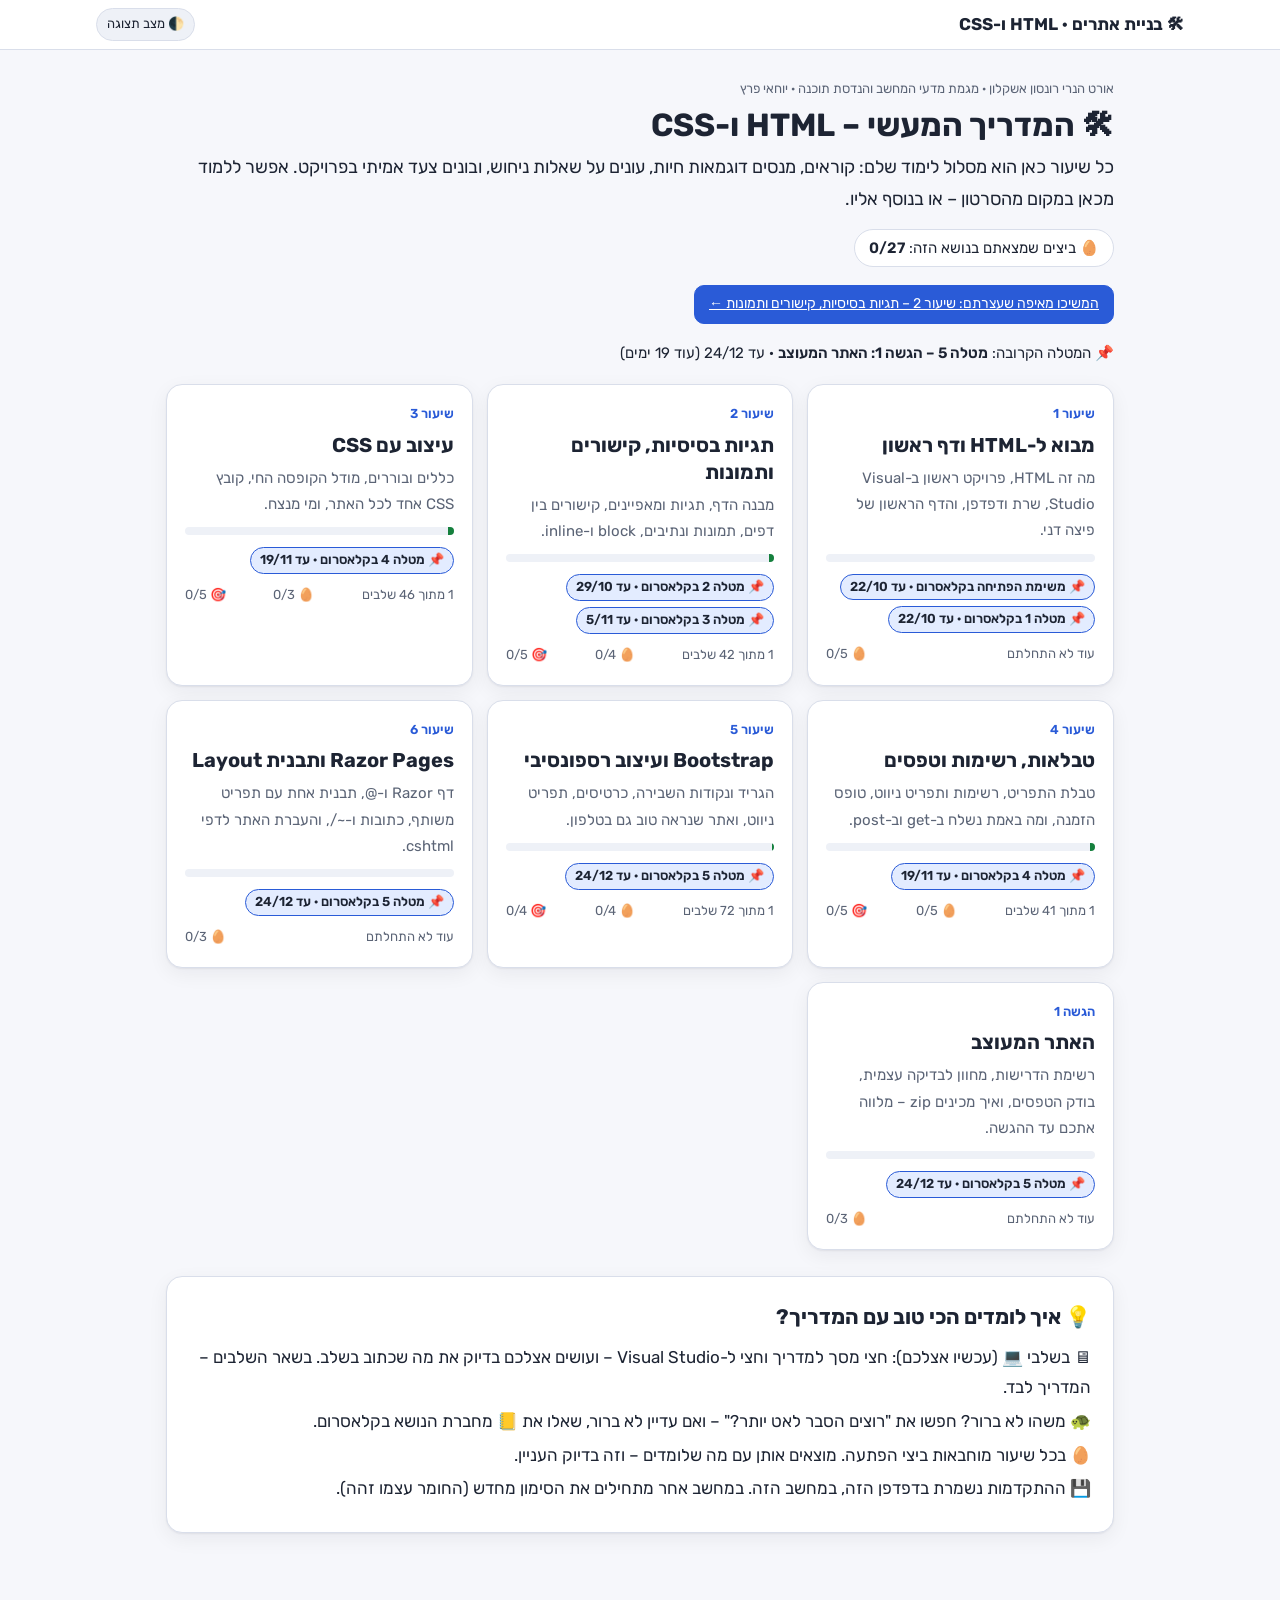
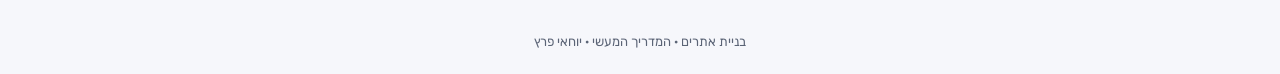
<file: html-css.html>
<!DOCTYPE html>
<html lang="he" dir="rtl">
<head>
<meta charset="utf-8" />
<meta name="viewport" content="width=device-width, initial-scale=1" />
<title>HTML ו-CSS – המדריך המעשי – בניית אתרים</title>
<link rel="preconnect" href="https://fonts.googleapis.com" />
<link href="https://fonts.googleapis.com/css2?family=Rubik:wght@400;500;700&family=JetBrains+Mono:wght@400;600&display=swap" rel="stylesheet" />
<link rel="stylesheet" href="assets/course.css" />
<style>
.home{max-width:980px;margin:auto;padding:28px 16px 60px}
.home h1{font-size:32px;margin:4px 0 6px;line-height:1.3}
.home .lead{font-size:18px;color:var(--text);margin:0 0 6px}
.totals{display:flex;gap:10px;flex-wrap:wrap;margin:14px 0 6px}
.totals .pill{background:var(--surface);border:1px solid var(--line);border-radius:99px;padding:5px 14px;font-size:15px}
.resume{display:none;margin:12px 0}
.nextasg{display:none;margin:4px 0 0;font-size:15px}
.nextasg .soon{color:var(--warn);font-weight:600}
.lessons{display:grid;grid-template-columns:repeat(auto-fill,minmax(270px,1fr));gap:14px;margin-top:18px}
.lcard{display:flex;flex-direction:column;gap:6px;text-decoration:none;color:inherit;background:var(--surface);border:1px solid var(--line);border-radius:16px;padding:18px;box-shadow:var(--shadow);transition:transform .15s,border-color .15s}
a.lcard:hover{transform:translateY(-3px);border-color:var(--accent)}
.lcard .n{font-size:13px;color:var(--accent);font-weight:600}
.lcard h2{margin:0;font-size:20px;line-height:1.35}
.lcard p{margin:0;color:var(--muted);font-size:15px}
.lcard .meter{height:8px;background:var(--surface2);border-radius:99px;overflow:hidden;margin-top:4px}
.lcard .meter i{display:block;height:100%;width:0;background:var(--ok)}
.lcard .stats{display:flex;flex-wrap:wrap;gap:4px 10px;justify-content:space-between;font-size:13px;color:var(--muted)}
.lcard.soon{opacity:.55;box-shadow:none}
.badge{display:inline-block;background:var(--accent-soft);color:var(--accent);border-radius:99px;padding:1px 10px;font-size:12px;align-self:flex-start}
.howto{margin-top:26px}
.asgs{display:flex;flex-wrap:wrap;gap:6px;margin:6px 0 4px}
.asgl{font-size:13px;font-weight:600;background:var(--accent-soft,#e3ecff);border:1px solid var(--accent,#2a5bd7);border-radius:99px;padding:1px 9px}
</style>
</head>
<body>
<header class="topbar"><div class="in">
  <span class="brand">🛠 בניית אתרים · HTML ו-CSS</span>
  <span class="progress"></span>
  <button class="themebtn" id="themeBtn" type="button">🌓 מצב תצוגה</button>
</div></header>
<main class="home">
  <div class="school" style="color:var(--muted);font-size:13px">אורט הנרי רונסון אשקלון · מגמת מדעי המחשב והנדסת תוכנה · יוחאי פרץ</div>
  <h1>🛠 המדריך המעשי – HTML ו-CSS</h1>
  <p class="lead">כל שיעור כאן הוא מסלול לימוד שלם: קוראים, מנסים דוגמאות חיות, עונים על שאלות ניחוש, ובונים צעד אמיתי בפרויקט. אפשר ללמוד מכאן במקום מהסרטון – או בנוסף אליו.</p>
  <div class="totals" id="totals"></div>
  <a class="btn primary resume" id="resume" href="#">המשיכו מאיפה שעצרתם ←</a>
  <p class="nextasg" id="nextAsg"></p>
  <div class="lessons" id="lessons"></div>
  <div class="spread howto">
    <h3>💡 איך לומדים הכי טוב עם המדריך?</h3>
    <ul class="how">
      <li>🖥 בשלבי 💻 (עכשיו אצלכם): חצי מסך למדריך וחצי ל-Visual Studio – ועושים אצלכם בדיוק את מה שכתוב בשלב. בשאר השלבים – המדריך לבד.</li>
      <li>🐢 משהו לא ברור? חפשו את "רוצים הסבר לאט יותר?" – ואם עדיין לא ברור, שאלו את 📒 מחברת הנושא בקלאסרום.</li>
      <li>🥚 בכל שיעור מוחבאות ביצי הפתעה. מוצאים אותן עם מה שלומדים – וזה בדיוק העניין.</li>
      <li>💾 ההתקדמות נשמרת בדפדפן הזה, במחשב הזה. במחשב אחר מתחילים את הסימון מחדש (החומר עצמו זהה).</li>
    </ul>
  </div>
</main>
<footer>בניית אתרים · המדריך המעשי · יוחאי פרץ</footer>
<script src="assets/cohort.js"></script>
<script>
(function(){
"use strict";
const LESSONS = [
  {id:'l1', eggs:5, file:'intro.html', n:'שיעור 1', title:'מבוא ל-HTML ודף ראשון', desc:'מה זה HTML, פרויקט ראשון ב-Visual Studio, שרת ודפדפן, והדף הראשון של פיצה דני.'},
  {id:'l2', eggs:4, file:'html-basics.html', n:'שיעור 2', title:'תגיות בסיסיות, קישורים ותמונות', desc:'מבנה הדף, תגיות ומאפיינים, קישורים בין דפים, תמונות ונתיבים, block ו-inline.'},
  {id:'css3', eggs:3, file:'css.html', n:'שיעור 3', title:'עיצוב עם CSS', desc:'כללים ובוררים, מודל הקופסה החי, קובץ CSS אחד לכל האתר, ומי מנצח.'},
  {id:'l4', eggs:5, file:'html-advanced.html', n:'שיעור 4', title:'טבלאות, רשימות וטפסים', desc:'טבלת התפריט, רשימות ותפריט ניווט, טופס הזמנה, ומה באמת נשלח ב-get וב-post.'},
  {id:'l5', eggs:4, file:'bootstrap.html', n:'שיעור 5', title:'Bootstrap ועיצוב רספונסיבי', desc:'הגריד ונקודות השבירה, כרטיסים, תפריט ניווט, ואתר שנראה טוב גם בטלפון.'},
  {id:'l6', eggs:3, file:'razor.html', n:'שיעור 6', title:'Razor Pages ותבנית Layout', desc:'דף Razor ו-@, תבנית אחת עם תפריט משותף, כתובות ו-~/, והעברת האתר לדפי cshtml.'},
  {id:'sub1', eggs:3, file:'submission1.html', n:'הגשה 1', title:'האתר המעוצב', desc:'רשימת הדרישות, מחוון לבדיקה עצמית, בודק הטפסים, ואיך מכינים zip – מלווה אתכם עד ההגשה.'}
];
/* 📌 Classroom assignments – titles here; the DATES come from assets/cohort.js (one place for every cohort) */
const ASG = {0:['משימת הפתיחה',''], 1:['התקנת סביבת העבודה',''], 2:['האתר הראשון שלי',''], 3:['בחירת נושא הפרויקט',''], 4:['דפי הפרויקט המעוצבים',''], 5:['הגשה 1: האתר המעוצב','']};
try { const C = window.COHORT && window.COHORT.due; if (C) Object.keys(ASG).forEach(n => { if (C[n]) ASG[n][1] = C[n]; }); } catch(e){}
const L_ASG = {l1:[0,1], l2:[2,3], css3:[4], l4:[4], l5:[5], l6:[5], sub1:[5]};  /* lessons 3–4 lead to assignment 4, lessons 5–6 to assignment 5 */
const asgTxt = id => (L_ASG[id] || []).filter(n => ASG[n] && ASG[n][1]).map(n => { const [t, d] = ASG[n], [y, m, dd] = d.split('-').map(Number);
  return '<span class="asgl">📌 ' + (n == 0 ? t : 'מטלה ' + n) + ' בקלאסרום · עד ' + dd + '/' + m + '</span>'; }).join('');
const get = k => { try { return JSON.parse(localStorage.getItem(k)); } catch(e){ return null; } };
try { const th = localStorage.getItem('course-theme'); if (th) document.documentElement.dataset.theme = th; } catch(e){}
document.getElementById('themeBtn').addEventListener('click', () => {
  const cur = document.documentElement.dataset.theme;
  const dark = cur ? cur === 'dark' : matchMedia('(prefers-color-scheme: dark)').matches;
  const next = dark ? 'light' : 'dark'; document.documentElement.dataset.theme = next;
  try { localStorage.setItem('course-theme', next); } catch(e){}
});
let eggs = 0, eggTotal = 0, last = null, firstNew = null, anyDone = false;
/* 🎯 understanding checks: how many passed on the first try, and a gentle "worth reviewing" signal */
const cpTxt = st => { const t = st.cpTotal || 0; if (!t) return ''; const r = Object.values(st.cp || {}); const ok = r.filter(x => x.ok === x.n).length, more = r.filter(x => x.ok < x.n).length;
  return '<span title="בדיקות הבנה שעברתם בניסיון הראשון">🎯 ' + ok + '/' + t + (more ? ' · כדאי לחזור על ' + more : '') + '</span>'; };
const box = document.getElementById('lessons');
box.innerHTML = LESSONS.map(l => {
  if (l.soon) return '<div class="lcard soon"><span class="n">' + l.n + '</span><h2>' + l.title + '</h2><span class="badge">בקרוב</span></div>';
  const st = get(l.id + '-state') || {};
  const seen = st.stepsSeen || 0, total = st.stepsTotal || 0;
  const et = l.eggs || st.eggTotal || 5, e = Math.min(et, Object.keys(st.eggs || {}).length);   /* l.eggs = the source of truth (a lesson may drop an egg) */
  eggs += e; eggTotal += et;
  if (!last && seen && seen < total) last = l;
  if (total && seen === total) anyDone = true;
  if (!firstNew && !seen && anyDone) firstNew = l;
  const pct = total ? Math.round(100 * seen / total) : 0;
  return '<a class="lcard" href="' + l.file + '"><span class="n">' + l.n + '</span><h2>' + l.title + '</h2><p>' + l.desc + '</p>' +
    '<div class="meter"><i style="width:' + pct + '%"></i></div>' +
    (asgTxt(l.id) ? '<div class="asgs">' + asgTxt(l.id) + '</div>' : '') + '<div class="stats"><span>' + (total ? (seen === total ? '✔ סיימתם' : seen + ' מתוך ' + total + ' שלבים') : 'עוד לא התחלתם') + '</span><span>🥚 ' + e + '/' + et + '</span>' + cpTxt(st) + '</div></a>';
}).join('');
document.getElementById('totals').innerHTML = '<span class="pill">🥚 ביצים שמצאתם בנושא הזה: <b>' + eggs + '/' + eggTotal + '</b></span>';
last = last || firstNew;
/* first visit (nothing seen yet): a clear "start here" – the same button */
const fresh = !last && LESSONS.every(l => !((get(l.id + '-state') || {}).stepsSeen));
const goTo = last || (fresh ? LESSONS[0] : null);
if (goTo) { const r = document.getElementById('resume'); r.href = goTo.file; r.textContent = (last ? 'המשיכו מאיפה שעצרתם: ' : 'התחילו כאן: ') + goTo.n + ' – ' + goTo.title + ' ←'; r.style.display = 'inline-block'; }
/* 📌 the nearest assignment that is still ahead – one line, so it never gets lost among the cards */
try {
  const today = new Date(); today.setHours(0, 0, 0, 0);
  const up = Object.keys(ASG).filter(n => ASG[n][1]).map(n => { const [y, m, d] = ASG[n][1].split('-').map(Number); return {n, t: ASG[n][0], d, m, days: Math.round((new Date(y, m - 1, d) - today) / 864e5)}; })
    .filter(x => x.days >= 0).sort((a, b) => a.days - b.days);
  if (up.length) { const x = up[0], na = document.getElementById('nextAsg'), same = up.filter(y => y.days === x.days);
    na.innerHTML = '📌 ' + (same.length > 1 ? 'המטלות הקרובות: ' : 'המטלה הקרובה: ') + same.map(y => '<b>' + (y.n == 0 ? y.t : 'מטלה ' + y.n + ' – ' + y.t) + '</b>').join(' ו') + ' · עד ' + x.d + '/' + x.m + ' <span class="' + (x.days <= 3 ? 'soon' : '') + '">(' + (x.days === 0 ? 'היום!' : x.days === 1 ? 'מחר' : 'עוד ' + x.days + ' ימים') + ')</span>';
    na.style.display = 'block'; }
} catch(e){}
})();
</script>
</body>
</html>
</file>
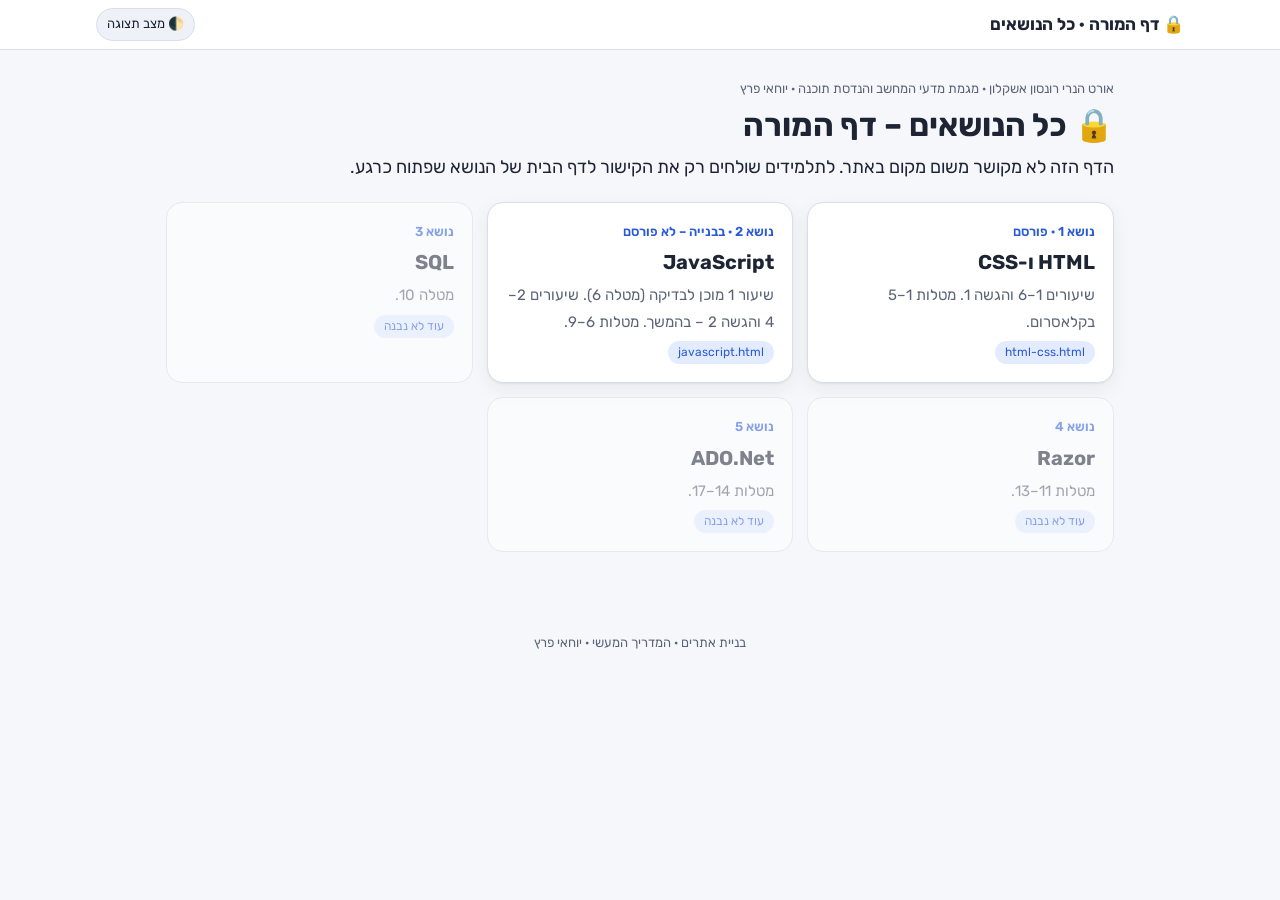
<file: hub-286fd529.html>
<!DOCTYPE html>
<html lang="he" dir="rtl">
<head>
<meta charset="utf-8" />
<meta name="viewport" content="width=device-width, initial-scale=1" />
<meta name="robots" content="noindex, nofollow" />
<title>🔒 כל הנושאים – דף המורה</title>
<link rel="preconnect" href="https://fonts.googleapis.com" />
<link href="https://fonts.googleapis.com/css2?family=Rubik:wght@400;500;700&family=JetBrains+Mono:wght@400;600&display=swap" rel="stylesheet" />
<link rel="stylesheet" href="assets/course.css" />
<style>
.home{max-width:980px;margin:auto;padding:28px 16px 60px}
.home h1{font-size:32px;margin:4px 0 6px;line-height:1.3}
.home .lead{font-size:18px;color:var(--text);margin:0 0 6px}
.totals{display:flex;gap:10px;flex-wrap:wrap;margin:14px 0 6px}
.totals .pill{background:var(--surface);border:1px solid var(--line);border-radius:99px;padding:5px 14px;font-size:15px}
.resume{display:none;margin:12px 0}
.lessons{display:grid;grid-template-columns:repeat(auto-fill,minmax(270px,1fr));gap:14px;margin-top:18px}
.lcard{display:flex;flex-direction:column;gap:6px;text-decoration:none;color:inherit;background:var(--surface);border:1px solid var(--line);border-radius:16px;padding:18px;box-shadow:var(--shadow);transition:transform .15s,border-color .15s}
a.lcard:hover{transform:translateY(-3px);border-color:var(--accent)}
.lcard .n{font-size:13px;color:var(--accent);font-weight:600}
.lcard h2{margin:0;font-size:20px;line-height:1.35}
.lcard p{margin:0;color:var(--muted);font-size:15px}
.lcard .meter{height:8px;background:var(--surface2);border-radius:99px;overflow:hidden;margin-top:4px}
.lcard .meter i{display:block;height:100%;width:0;background:var(--ok)}
.lcard .stats{display:flex;flex-wrap:wrap;gap:4px 10px;justify-content:space-between;font-size:13px;color:var(--muted)}
.lcard.soon{opacity:.55;box-shadow:none}
.badge{display:inline-block;background:var(--accent-soft);color:var(--accent);border-radius:99px;padding:1px 10px;font-size:12px;align-self:flex-start}
.howto{margin-top:26px}
.asgs{display:flex;flex-wrap:wrap;gap:6px;margin:6px 0 4px}
.asgl{font-size:13px;font-weight:600;background:var(--accent-soft,#e3ecff);border:1px solid var(--accent,#2a5bd7);border-radius:99px;padding:1px 9px}
</style>
</head>
<body>
<header class="topbar"><div class="in">
  <span class="brand">🔒 דף המורה · כל הנושאים</span>
  <span class="progress"></span>
  <button class="themebtn" id="themeBtn" type="button">🌓 מצב תצוגה</button>
</div></header>
<main class="home">
  <div class="school" style="color:var(--muted);font-size:13px">אורט הנרי רונסון אשקלון · מגמת מדעי המחשב והנדסת תוכנה · יוחאי פרץ</div>
  <h1>🔒 כל הנושאים – דף המורה</h1>
  <p class="lead">הדף הזה לא מקושר משום מקום באתר. לתלמידים שולחים רק את הקישור לדף הבית של הנושא שפתוח כרגע.</p>
  <div class="lessons">
    <a class="lcard" href="html-css.html"><span class="n">נושא 1 · פורסם</span><h2>HTML ו-CSS</h2><p>שיעורים 1–6 והגשה 1. מטלות 1–5 בקלאסרום.</p><span class="badge">html-css.html</span></a>
    <a class="lcard" href="javascript.html"><span class="n">נושא 2 · בבנייה – לא פורסם</span><h2>JavaScript</h2><p>שיעור 1 מוכן לבדיקה (מטלה 6). שיעורים 2–4 והגשה 2 – בהמשך. מטלות 6–9.</p><span class="badge">javascript.html</span></a>
    <div class="lcard soon"><span class="n">נושא 3</span><h2>SQL</h2><p>מטלה 10.</p><span class="badge">עוד לא נבנה</span></div>
    <div class="lcard soon"><span class="n">נושא 4</span><h2>Razor</h2><p>מטלות 11–13.</p><span class="badge">עוד לא נבנה</span></div>
    <div class="lcard soon"><span class="n">נושא 5</span><h2>ADO.Net</h2><p>מטלות 14–17.</p><span class="badge">עוד לא נבנה</span></div>
  </div>
</main>
<footer>בניית אתרים · המדריך המעשי · יוחאי פרץ</footer>
<script>try{var th=localStorage.getItem('course-theme');if(th)document.documentElement.dataset.theme=th;}catch(e){}
document.getElementById('themeBtn').addEventListener('click',function(){var c=document.documentElement.dataset.theme;var d=c?c==='dark':matchMedia('(prefers-color-scheme: dark)').matches;var n=d?'light':'dark';document.documentElement.dataset.theme=n;try{localStorage.setItem('course-theme',n);}catch(e){}});</script>
</body>
</html>
</file>
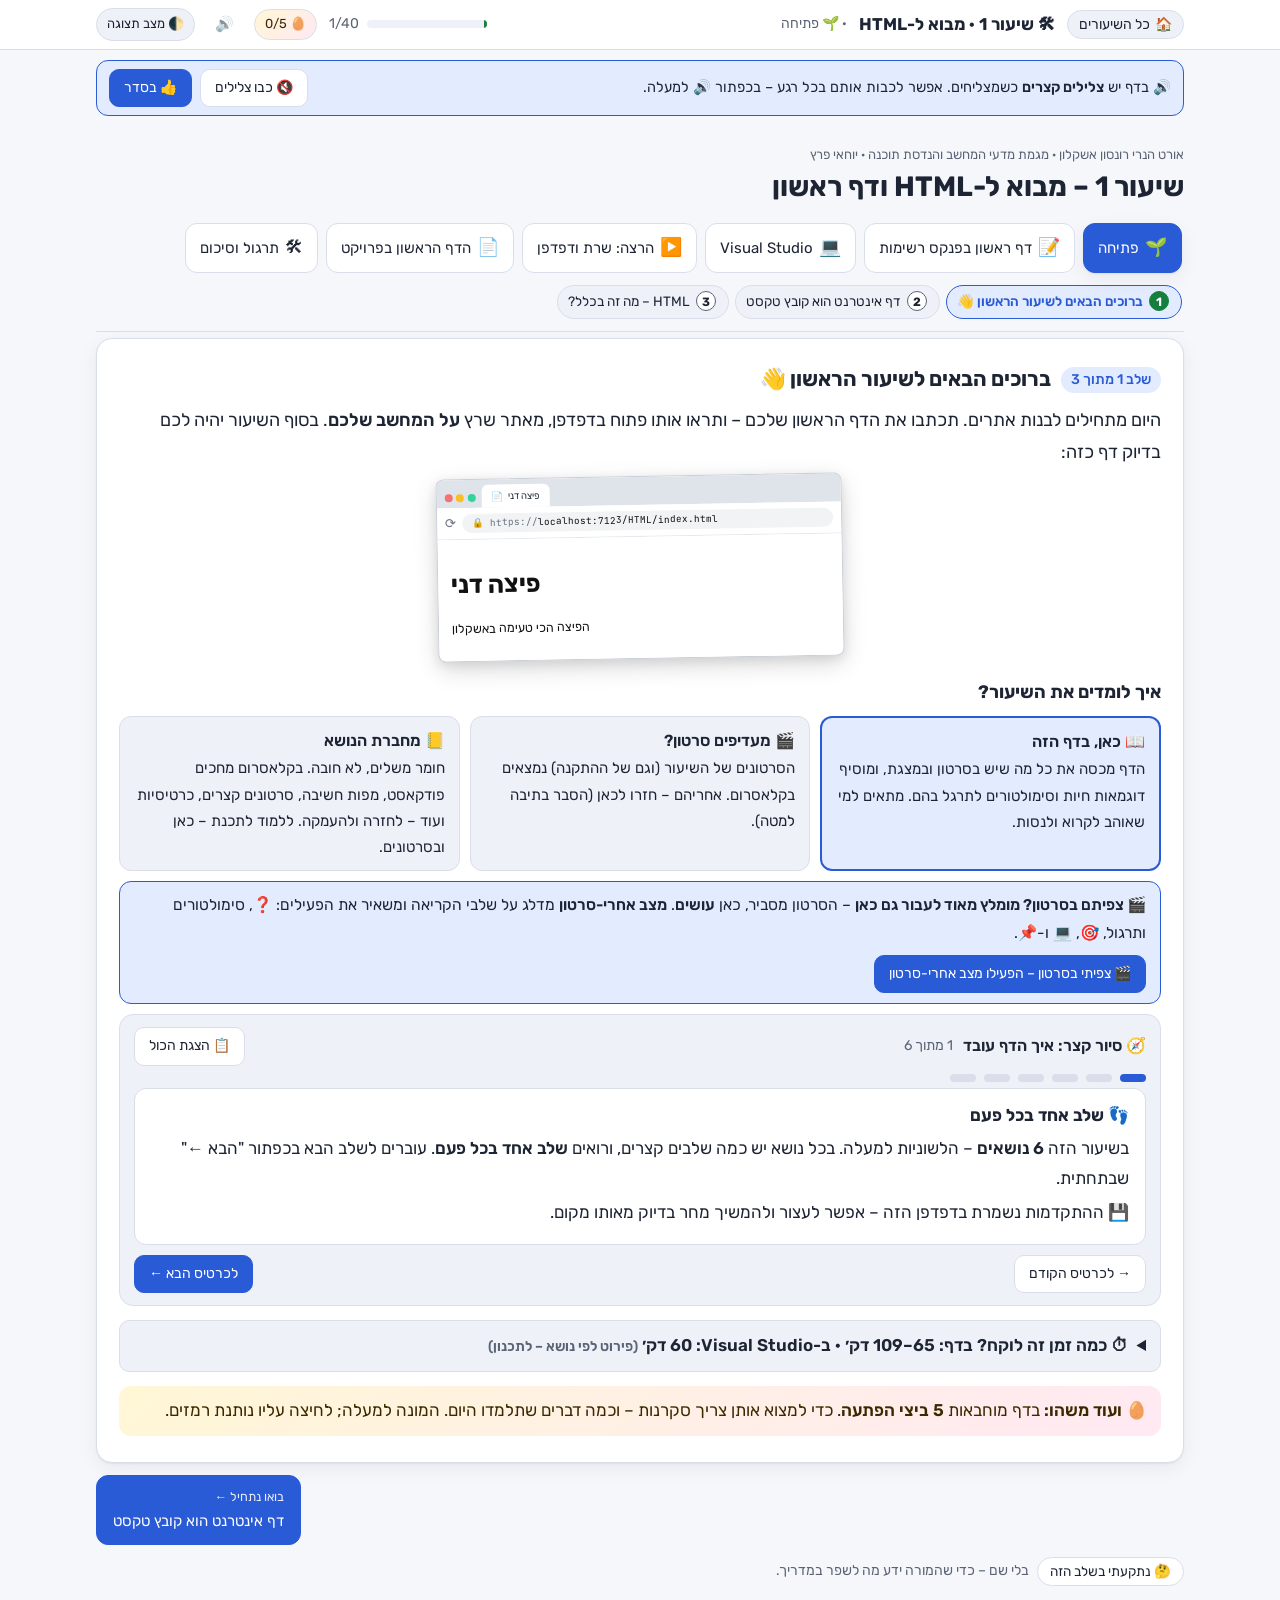
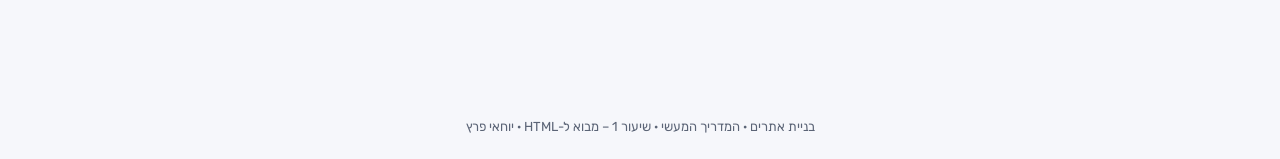
<file: intro.html>
<!DOCTYPE html>
<html lang="he" dir="rtl">
<head>
<meta charset="utf-8" />
<meta name="viewport" content="width=device-width, initial-scale=1" />
<title>שיעור 1 – מבוא ל-HTML ודף ראשון | המדריך המעשי</title>
<meta name="secret" content="🥚 מצאתם! מה שכתוב בתוך head לא מוצג בדף – אבל כל מי שלוחץ Ctrl+U רואה אותו. הקוד הסודי: HEAD. הקלידו אותו במונה הביצים שבראש הדף." />
<link rel="preconnect" href="https://fonts.googleapis.com" />
<link href="https://fonts.googleapis.com/css2?family=Rubik:wght@400;500;700&family=JetBrains+Mono:wght@400;600&display=swap" rel="stylesheet" />
<link rel="stylesheet" href="assets/course.css" />
<style>
/* ===== lesson 1: drawn windows (Notepad, console, Visual Studio, Chrome) ===== */
.spread code.wrap{white-space:normal;overflow-wrap:anywhere}
.predict code{overflow-wrap:anywhere}
.duo{display:grid;grid-template-columns:minmax(0,1fr) minmax(0,1fr);gap:14px;margin:14px 0;align-items:start}
@media (max-width:760px){.duo{grid-template-columns:minmax(0,1fr)}}
.duo[hidden]{display:none}
.win{direction:ltr;text-align:left;border:1px solid #c9ced8;border-radius:10px;overflow:hidden;background:#fff;color:#1f2937;font-family:"Segoe UI",Arial,sans-serif;font-size:13px;line-height:1.5;box-shadow:0 4px 14px rgba(0,0,0,.08);min-width:0}
.win .tb{display:flex;align-items:center;gap:8px;background:#eef0f4;border-bottom:1px solid #d6dae2;padding:5px 10px;font-size:12.5px;color:#374151;white-space:nowrap;overflow:hidden}
.win .tb .nm{overflow:hidden;text-overflow:ellipsis}
.win .tb .wx{margin-left:auto;color:#6b7280;letter-spacing:6px;flex:0 0 auto}
.win .mb{display:flex;gap:14px;padding:3px 10px;font-size:12.5px;border-bottom:1px solid #e5e7eb;color:#374151}
.npta{display:block;width:100%;min-height:250px;border:0;resize:vertical;padding:8px 10px;font-family:Consolas,"JetBrains Mono",monospace;font-size:13.5px;line-height:1.55;background:#fff;color:#111;direction:ltr;text-align:left;outline:none}
.fname{display:flex;align-items:center;gap:6px;font-size:14px}
.fname input{width:140px;direction:ltr;font-family:"JetBrains Mono",monospace;font-size:13px;padding:4px 8px;border:1px solid var(--line);border-radius:8px;background:var(--surface);color:var(--text)}
.npframe{display:block;width:100%;height:250px;border:0;background:#fff}
.rawtxt{margin:0;padding:8px 10px;font-family:Consolas,monospace;font-size:13px;white-space:pre-wrap;word-break:break-all;color:#111;background:#fff;min-height:250px;direction:ltr;text-align:left}
/* console window */
.win.con{background:#0c0c0c;border-color:#2b2b2b;color:#cccccc}
.win.con .tb{background:#1f1f1f;color:#e5e5e5;border-color:#2b2b2b}
.con pre{margin:0;padding:8px 10px;font-family:Consolas,"JetBrains Mono",monospace;font-size:12px;line-height:1.5;white-space:pre-wrap;overflow-wrap:anywhere;min-height:150px;color:#cccccc}
.con pre .g{color:#16c60c}
.con:focus{outline:3px solid #7aa2ff;outline-offset:2px}
.con.off pre{color:#8a8a8a}
.ph{display:grid;place-items:center;min-height:170px;border:2px dashed var(--line);border-radius:10px;color:var(--muted);font-size:14px;text-align:center;padding:10px}
/* fake browser */
.fbw{direction:ltr;text-align:left;border:1px solid #c9ced8;border-radius:10px;overflow:hidden;background:#fff;color:#1f2937;min-width:0;box-shadow:0 4px 14px rgba(0,0,0,.08)}
.fbw .tabs{display:flex;align-items:flex-end;gap:8px;background:#dfe3ea;padding:6px 10px 0}
.fbw .dots{display:flex;gap:5px;padding-bottom:8px;flex:0 0 auto}
.fbw .dots i{width:10px;height:10px;border-radius:50%;background:#f87171}.fbw .dots i+i{background:#fbbf24}.fbw .dots i+i+i{background:#34d399}
.fbw .tab{display:flex;align-items:center;gap:6px;background:#fff;border-radius:8px 8px 0 0;padding:4px 12px;font-size:12.5px;max-width:230px;min-width:0;font-family:Rubik,Arial,sans-serif;transition:box-shadow .2s}
.fbw .tab .tt{white-space:nowrap;overflow:hidden;text-overflow:ellipsis;unicode-bidi:plaintext}
.fbw .tab.glow{box-shadow:0 0 0 3px #f43f5e inset}
.nptab{display:inline-block;background:#fff;color:#1f2937;border:1px solid #d1d5db;border-bottom:0;border-radius:7px 7px 0 0;padding:1px 12px;white-space:pre;direction:ltr;font-size:12.5px}
.fbw .addr{display:flex;align-items:center;gap:8px;padding:5px 10px;background:#fff;border-bottom:1px solid #e5e7eb}
.fbw .addr .rl{color:#6b7280}
.fbw .addr .url{flex:1;min-width:0;background:#f1f3f4;border-radius:99px;padding:2px 12px;font-family:"JetBrains Mono",monospace;font-size:12px;white-space:nowrap;overflow:hidden;text-overflow:ellipsis;color:#111}
.fbw .addr .url .dim{color:#6b7280}
.fbw .addr .url .chipf{background:#e5e7eb;border-radius:4px;padding:0 5px;margin-right:6px;font-family:Arial,sans-serif;font-size:11px}
.fbw .fbody{background:#fff;min-height:90px}
.fbw .host{border:0;border-radius:0}
.fbw .host[hidden]{display:none!important}
.errpage{padding:16px 18px;color:#3c4043;font-family:Arial,sans-serif;font-size:13.5px;direction:ltr;text-align:left;line-height:1.5}
.errpage .ico{font-size:30px}
.errpage h4{margin:6px 0;font-size:17px;color:#202124;font-weight:500}
.errpage p{margin:4px 0}
.errpage p b{overflow-wrap:anywhere}
.errpage .code{font-size:11.5px;color:#5f6368;margin-top:8px;font-family:Consolas,monospace;overflow-wrap:anywhere}
.errpage.bad{background:#fff5f5}.errpage.bad h4{color:#b3261e}
.blankpg{padding:24px 14px;color:#9ca3af;font-family:Rubik,Arial,sans-serif;text-align:center;direction:rtl;font-size:14px}
/* anatomy */
.aninfo{background:var(--surface2);border-radius:10px;padding:10px 14px;margin:10px 0;min-height:3.4em}
.skel{list-style:none;padding:0;margin:10px 0;display:grid;gap:6px}
.skel li{display:grid;grid-template-columns:minmax(0,15em) minmax(0,1fr);gap:10px;align-items:start;background:var(--surface2);border-radius:10px;padding:6px 12px;border:2px solid transparent}
.skel li.on{border-color:#f43f5e}
.skel li code{white-space:normal;overflow-wrap:anywhere;justify-self:end}
@media (max-width:600px){.skel li{grid-template-columns:minmax(0,1fr);gap:2px}.skel li code{justify-self:start}}
#anCode .ln,#vsTree .row{cursor:pointer}
/* save-as dialog */
.savedlg{max-width:460px;margin:12px auto}
.savedlg .sd{padding:10px 12px;display:grid;gap:7px}
.savedlg .row{display:grid;grid-template-columns:92px minmax(0,1fr) 22px;gap:8px;align-items:center}
.savedlg .k{color:#374151;font-size:12.5px}
.savedlg .v{border:1px solid #9ca3af;border-radius:3px;padding:2px 8px;background:#fff;font-size:12.5px;overflow:hidden;text-overflow:ellipsis;white-space:nowrap}
.n3{width:22px;height:22px;border-radius:50%;background:#f59e0b;color:#fff;font-weight:700;display:inline-grid;place-items:center;font-size:12px;flex:0 0 22px}
.savedlg .end{display:flex;justify-content:flex-end;gap:6px}
.legend3{list-style:none;padding:0;margin:6px 0}
.legend3 li{display:flex;gap:8px;align-items:flex-start;margin:5px 0}
/* plain light dialogs and buttons */
.xbtn{font:inherit;font-size:13px;border:1px solid #9ca3af;background:#f3f4f6;color:#111;border-radius:4px;padding:3px 16px;cursor:pointer}
.xbtn.pri{background:#2563eb;border-color:#2563eb;color:#fff}
.xbtn:disabled{opacity:.45;cursor:not-allowed}
.wdlg{max-width:460px}
.wdlg .dbody{display:flex;gap:12px;padding:12px 14px;font-size:13px}
.wdlg .dic{font-size:26px;line-height:1}
.wdlg .dbt{display:flex;justify-content:flex-end;gap:8px;padding:8px 14px;background:#f3f4f6;border-top:1px solid #e5e7eb}
/* installer */
.inst .tb{background:#f3eefc}
.inst .itabs{display:flex;gap:16px;padding:6px 12px;border-bottom:1px solid #e5e7eb;font-size:12.5px;color:#6b7280;white-space:nowrap;overflow:hidden}
.inst .itabs b{color:#5b21b6;border-bottom:2px solid #7c3aed;font-weight:600}
.wls{display:grid;grid-template-columns:repeat(auto-fill,minmax(210px,1fr));gap:8px;padding:10px}
.wl{display:flex;gap:8px;align-items:flex-start;text-align:left;font:inherit;font-size:13px;background:#fff;color:#1f2937;border:1px solid #d1d5db;border-radius:8px;padding:8px 10px;cursor:pointer}
.wl .bx{flex:0 0 16px;height:16px;border:2px solid #9ca3af;border-radius:3px;margin-top:2px;display:grid;place-items:center;font-size:11px;color:#fff;line-height:1}
.wl.on{border-color:#7c3aed;background:#f5f3ff}.wl.on .bx{background:#7c3aed;border-color:#7c3aed}
.wl.on.no{border-color:#dc2626;background:#fef2f2}.wl.on.no .bx{background:#dc2626;border-color:#dc2626}
.ifoot{display:flex;justify-content:flex-end;padding:8px 12px;border-top:1px solid #e5e7eb}
/* template picker + project name */
.srch{padding:8px 10px;border-bottom:1px solid #e5e7eb}
.fld select{width:100%;font:inherit;font-size:13px;padding:5px 8px;border:1px solid #9ca3af;border-radius:4px;background:#fff;color:#111;direction:ltr}
.srch input,.fld input{width:100%;font:inherit;font-size:13px;padding:5px 8px;border:1px solid #9ca3af;border-radius:4px;background:#fff;color:#111;direction:ltr}
.tplist{list-style:none;margin:0;padding:6px;max-height:340px;overflow:auto}
.tplist li{padding:7px 10px;border-radius:6px;cursor:pointer;border:1px solid transparent}
.tplist li:hover{background:#f3f4f6}
.tplist li.sel{background:#e0ecff;border-color:#2563eb}
.tplist li.bad{background:#fef2f2;border-color:#fca5a5}
.tplist .tn{font-weight:600}.tplist .td{font-size:12px;color:#4b5563}
.tplist .tg{display:flex;gap:4px;margin-top:3px;flex-wrap:wrap}.tplist .tg span{font-size:11px;background:#e5e7eb;border-radius:3px;padding:0 5px}
.fld{display:grid;grid-template-columns:120px minmax(0,1fr);gap:6px 10px;align-items:center;padding:10px 12px}
@media (max-width:500px){.fld{grid-template-columns:minmax(0,1fr)}}
.fld .k{font-size:12.5px;color:#374151}
.fld .chk{grid-column:1/-1;display:flex;gap:8px;align-items:flex-start;direction:ltr;text-align:left;font-size:12.5px;color:#111;cursor:pointer}
.fld .chk input{width:16px;height:16px;margin:1px 0 0;flex:none;accent-color:#7c3aed}
.fld .pwhere{grid-column:1/-1;direction:ltr;text-align:left;font-size:12px;color:#4b5563;overflow-wrap:anywhere}
.fld .ro.off{opacity:.45}
.fld .ro{font-family:Consolas,monospace;font-size:12.5px;background:#f3f4f6;border:1px solid #d1d5db;border-radius:4px;padding:4px 8px;overflow-wrap:anywhere}
/* Visual Studio (dark) */
.vsx{background:#1e1e1e;color:#dcdcdc;border-color:#3f3f46}
.vsx .tb{background:#2d2d30;color:#f1f1f1;border-color:#3f3f46}
.vslogo{display:inline-grid;place-items:center;width:18px;height:18px;border-radius:4px;background:#7b45c4;color:#fff;font-size:9px;font-weight:700}
.se{padding:6px 0;font-size:13px;min-height:200px}
.se .row{display:flex;gap:6px;align-items:center;padding:2px 8px;white-space:nowrap;border-radius:3px;user-select:none;-webkit-user-select:none}
.se .row:hover{background:#2a2d2e}
.se .row.sel{background:#094771}
.se .tw{width:10px;color:#9a9a9a;font-size:10px;flex:0 0 10px}
.se .ic{width:18px;text-align:center;font-size:12px;flex:0 0 18px}
.csb{font-size:9px;font-weight:700;background:#68217a;color:#fff;border-radius:3px;padding:0 3px}
.se .ren{background:#fff;color:#000;border:1px solid #007acc;font:inherit;font-size:13px;padding:0 4px;width:130px;min-width:0}
.cmenu{background:#252526;border:1px solid #454545;box-shadow:0 6px 18px rgba(0,0,0,.5);padding:4px 0;margin:2px 8px 6px;max-width:300px;color:#e6e6e6;font-size:13px}
.cmenu .mi{display:flex;justify-content:space-between;gap:16px;padding:3px 14px;cursor:pointer;white-space:nowrap;border-radius:2px}
.cmenu .mi:hover,.cmenu .mi.open{background:#04395e}
.cmenu .mi .sc{color:#a0a0a0;font-size:11.5px}
.cmenu .sep{border-top:1px solid #454545;margin:3px 0}
.cmenu .cmenu{margin:2px 4px 4px 22px}
.vsdlg{margin:8px;background:#2d2d30;border:1px solid #3f3f46;color:#e6e6e6;font-size:13px}
.vsdlg .dh{background:#3f3f46;padding:4px 10px;font-weight:600}
.vsdlg .db{padding:10px;display:grid;gap:8px}
.vsdlg input{width:100%;font:inherit;font-size:13px;padding:3px 6px;background:#1e1e1e;color:#fff;border:1px solid #555;border-radius:2px}
.vsdlg .bt{display:flex;gap:6px;justify-content:flex-end;flex-wrap:wrap}
.vsdlg .bt .left{margin-right:auto}
.vsdlg .hint{color:#a0a0a0;font-size:12px}
.xb{font:inherit;font-size:12.5px;background:#3e3e42;color:#fff;border:1px solid #555;padding:3px 12px;cursor:pointer;border-radius:2px}
.xb.pri{background:#0e639c;border-color:#1177bb}
.vtl{list-style:none;margin:0;padding:0;max-height:220px;overflow:auto;border:1px solid #3f3f46}
.vtl li{display:flex;gap:8px;padding:4px 8px;cursor:pointer}
.vtl li:hover{background:#2a2d2e}.vtl li.sel{background:#094771}
.vtl .lang{margin-left:auto;color:#9a9a9a;font-size:11.5px}
.vsed2 .vtabs{background:#2d2d30;padding:0 6px;font-size:12px}
.vsed2 .vtabs span{display:inline-block;padding:3px 10px;background:#1e1e1e;border-top:2px solid #007acc}
.vsed2 pre.cv{border-radius:0;margin:0}
.pulse{animation:pulse 1.1s ease-in-out infinite}
@keyframes pulse{0%,100%{box-shadow:0 0 0 0 rgba(250,204,21,0)}50%{box-shadow:0 0 0 3px rgba(250,204,21,.95)}}
.sim{display:grid;grid-template-columns:minmax(0,1.3fr) minmax(0,1fr);gap:14px;align-items:start;margin:12px 0}
@media (max-width:760px){.sim{grid-template-columns:minmax(0,1fr)}}
.simsteps{list-style:none;padding:0;margin:0}
.simsteps li{display:flex;gap:8px;align-items:flex-start;padding:6px 10px;border-radius:10px;margin-bottom:6px;background:var(--surface2);font-size:15px}
.simsteps li .st{flex:0 0 24px;height:24px;border-radius:50%;display:grid;place-items:center;border:2px solid var(--line);font-size:12px;font-weight:700}
.simsteps li.cur{outline:2px solid var(--accent)}
.simsteps li.done{background:var(--ok-soft)}.simsteps li.done .st{background:var(--ok);border-color:var(--ok);color:#fff}
.simfb{border-radius:10px;padding:8px 12px;margin:8px 0;background:var(--surface2);min-height:2.6em}
.npnote{margin-top:8px;padding:8px 10px;border-radius:8px;background:var(--accent-soft);border-inline-start:4px solid var(--accent)}
.simfb.ok{background:var(--ok-soft)}.simfb.bad{background:var(--bad-soft)}
/* VS overview mock */
.vsmenu{display:flex;gap:12px;padding:3px 10px;background:#1f1f1f;color:#ddd;font-size:12.5px;white-space:nowrap;overflow:hidden}
.vstool{display:flex;align-items:center;gap:10px;padding:4px 10px;background:#2d2d30;border-bottom:1px solid #3f3f46;font-size:12px;color:#aaa;white-space:nowrap;overflow:hidden}
.runb{font:inherit;font-size:12.5px;background:#2d2d30;color:#e6e6e6;border:1px solid #555;border-radius:3px;padding:2px 10px;cursor:pointer}
.runb .grn{color:#3fb950}
.vsmain{display:grid;grid-template-columns:minmax(0,1fr) 250px;min-height:250px}
.vsed{border-right:1px solid #3f3f46;display:flex;flex-direction:column}
.vstabs{background:#2d2d30;padding:0 6px}
.vt{display:inline-block;padding:3px 10px;background:#1e1e1e;border-top:2px solid #007acc;font-size:12px}
.vsedc{flex:1;display:grid;place-items:center;text-align:center;color:#9aa;padding:10px;font-size:16px}
.vsse{min-width:0}.vsse .se{overflow-x:auto}
.vsse .seh{background:#2d2d30;padding:3px 8px;font-size:12px;color:#ccc}
.hot{cursor:pointer;border-radius:3px}
.hot:hover{outline:1px dashed #facc15}
.hot.on{outline:2px solid #facc15;outline-offset:1px}
@media (max-width:640px){.vsmain{grid-template-columns:minmax(0,1fr)}.vsed{display:none}}
/* request / response flow */
.flow{display:grid;grid-template-columns:minmax(0,1.25fr) 76px minmax(0,1.25fr) 66px minmax(0,.8fr);gap:8px;align-items:center;margin:14px 0}
.flow .node{border:2px solid var(--line);border-radius:12px;padding:8px;background:var(--surface);transition:border-color .3s,box-shadow .3s,opacity .3s;min-width:0}
.flow .node.on{border-color:var(--accent);box-shadow:0 0 0 4px var(--accent-soft)}
.flow .node.dead{border-color:var(--bad);opacity:.75}
.flow .nh{font-weight:600;font-size:14px;margin-bottom:6px}
.flow .arr{display:flex;flex-direction:column;align-items:center;gap:6px;font-size:13px;color:var(--muted)}
.flow .arr span{direction:ltr;unicode-bidi:isolate;border-radius:99px;padding:1px 8px;border:1px solid var(--line);background:var(--surface2);white-space:nowrap;transition:background .3s,color .3s}
.flow .arr span.on{background:var(--accent);color:#fff;border-color:var(--accent)}
.flow .arr span.fail{background:var(--bad);color:#fff;border-color:var(--bad)}
.flow .arr .v{display:none}
.flow .con pre{min-height:96px;font-size:11px}
.ftree.mini{font-size:12px;padding:8px 10px;line-height:1.8}
@media (max-width:900px){.flow{grid-template-columns:minmax(0,1fr)}.flow .arr{flex-direction:row;justify-content:center}.flow .arr .h{display:none}.flow .arr .v{display:inline}}
.ftree .f.click{cursor:pointer;text-decoration:underline dotted}
.ftree .note{font-family:Rubik,Arial,sans-serif;font-size:12px;color:var(--muted);direction:rtl;unicode-bidi:isolate;margin-left:8px}
/* address builder */
.abld{display:grid;grid-template-columns:auto minmax(0,1fr);gap:8px 12px;align-items:center;margin:12px 0}
.abld .lbl{font-size:14px;color:var(--muted)}
@media (max-width:600px){.abld{grid-template-columns:minmax(0,1fr);gap:2px 0}.abld .lbl{margin-top:6px}}
.urlparts{direction:ltr;text-align:left;font-family:"JetBrains Mono",monospace;font-size:16px;background:var(--code-bg);color:var(--code-text);border-radius:10px;padding:10px 14px;overflow-wrap:anywhere;margin:10px 0}
.urlparts span{border-radius:4px;padding:0 1px}
.urlparts .p0{color:#94a3b8}.urlparts .p1{color:#93c5fd}.urlparts .p2{color:#fcd34d}.urlparts .p3{color:#86efac}
.urlparts .bad{background:rgba(244,63,94,.35);text-decoration:underline wavy #f43f5e}
/* doctor */
.docout{background:var(--surface2);border-radius:10px;padding:10px 14px;margin:10px 0}
.docout h4{margin:0 0 4px}
.docout ol{margin:4px 0;padding-inline-start:22px}
/* playground tab */
#pg .pg>*{min-width:0}
#pg .urlbar .url{min-width:0}
.pgtab{flex:0 1 auto;min-width:0;max-width:45%;background:#fff;color:#111;border-radius:6px;padding:1px 8px;font-size:12px;white-space:nowrap;overflow:hidden;text-overflow:ellipsis;unicode-bidi:plaintext;font-family:Rubik,Arial,sans-serif}
</style>
</head>
<body data-lesson="l1" data-title="שיעור 1" data-next="html-basics.html" data-next-name="תגיות בסיסיות">
<header class="topbar"><div class="in">
  <span class="brand">🛠 שיעור 1 · מבוא ל-HTML</span>
  <span class="now" id="now"></span>
  <span class="progress" title="שלבים שעברתם בשיעור"><span class="bar"><i id="progBar"></i></span> <span id="progTxt">0/0</span></span>
  <button class="eggbtn" id="eggBtn" type="button" title="ביצי הפתעה – לחצו לרמזים">🥚 <span id="eggCount">0/5</span></button>
  <button class="themebtn" id="themeBtn" type="button">🌓 מצב תצוגה</button>
</div></header>
<dialog id="eggDlg" aria-labelledby="eggTitle">
  <div class="dlg-h"><h3 id="eggTitle">🥚 ביצי הפתעה</h3><button class="btn" type="button" id="eggClose" aria-label="סגירה">✕</button></div>
  <p class="muted" id="eggIntro">בדף מוחבאות 5 ביצים. כל אחת נמצאת בעזרת משהו שלומדים בשיעור. תקועים? לחצו על "רמז נוסף".</p>
  <ul class="egglist" id="eggList"></ul>
  <form class="codebox" id="codeForm"><label for="codeIn">מצאתם קוד סודי?</label><input id="codeIn" autocomplete="off" spellcheck="false" placeholder="הקלידו כאן" /><button class="btn primary" type="submit">בדיקה</button></form>
  <p id="codeMsg" class="res-note"></p>
</dialog>
<div class="toast" id="toast" role="status" aria-live="polite"></div>
<div class="party" id="party" aria-hidden="true"></div>

<main>
<div class="lesson-head">
  <div class="school">אורט הנרי רונסון אשקלון · מגמת מדעי המחשב והנדסת תוכנה · יוחאי פרץ</div>
  <h1>שיעור 1 – מבוא ל-HTML ודף ראשון</h1>
</div>
<nav class="topics" id="topics" aria-label="נושאי השיעור"></nav>
<nav class="steps" id="steps" aria-label="השלבים בנושא"></nav>

<!-- ===================== 1. opening ===================== -->
<section class="topic" data-id="start" data-icon="🌱" data-title="פתיחה">
  <article class="spread welcome">
    <h3>ברוכים הבאים לשיעור הראשון 👋</h3>
    <p class="lead">היום מתחילים לבנות אתרים. תכתבו את הדף הראשון שלכם – ותראו אותו פתוח בדפדפן, מאתר שרץ <b>על המחשב שלכם</b>. בסוף השיעור יהיה לכם בדיוק דף כזה:</p>
    <div class="preview-goal"><div id="welcomeBr"></div></div>
    <h4>איך לומדים את השיעור?</h4>
    <div class="ways">
      <div class="way main"><b>📖 כאן, בדף הזה</b>הדף מכסה את כל מה שיש בסרטון ובמצגת, ומוסיף דוגמאות חיות וסימולטורים לתרגל בהם. מתאים למי שאוהב לקרוא ולנסות.</div>
      <div class="way"><b>🎬 מעדיפים סרטון?</b>הסרטונים של השיעור (וגם של ההתקנה) נמצאים בקלאסרום. אחריהם – חזרו לכאן (הסבר בתיבה למטה).</div>
      <div class="way"><b>📒 מחברת הנושא</b>חומר משלים, לא חובה. בקלאסרום מחכים פודקאסט, מפות חשיבה, סרטונים קצרים, כרטיסיות ועוד – לחזרה ולהעמקה. ללמוד לתכנת – כאן ובסרטונים.</div>
    </div>
    <ol class="ctour" aria-label="🧭 סיור קצר: איך הדף עובד">
      <li data-t="👣 שלב אחד בכל פעם"><p>בשיעור הזה <b>6 נושאים</b> – הלשוניות למעלה. בכל נושא יש כמה שלבים קצרים, ורואים <b>שלב אחד בכל פעם</b>. עוברים לשלב הבא בכפתור "הבא ←" שבתחתית.</p><p>💾 ההתקדמות נשמרת בדפדפן הזה – אפשר לעצור ולהמשיך מחר בדיוק מאותו מקום.</p></li>
      <li data-t="👆 לומדים בעשייה"><p>כל דוגמה כאן <b>חיה</b>: לוחצים, משנים ורואים. אפשר לנסות הכול – בדוגמאות כאן אי אפשר להזיק לכלום.</p><p>❓ לפני חלק מהתוצאות יש <b>שאלת ניחוש</b>. מותר לטעות – בשביל זה היא שם.</p><p>יש גם <b>סימולטורים של Visual Studio</b> – התוכנה שבה נבנה את האתר (נכיר אותה בנושא 3): מתרגלים את הלחיצות בלי לחץ, ורק אחר כך עושים באמת.</p></li>
      <li data-t="💻 בסוף כל נושא: עושים באמת"><p>שלב <b>"עכשיו אצלכם"</b>: עושים את אותו הדבר על המחשב שלכם – קודם בפנקס רשימות, ואחר כך בפרויקט שלכם ב-Visual Studio. צעד אחרי צעד, עם תיבה לסמן ✔.</p><p>🎯 אחריו – <b>בדיקת הבנה</b> קצרה, בלי ציון. טעיתם? היא תראה לאיזה שלב לחזור.</p></li>
      <li data-t="🆘 נתקעתם?"><p>בכל "עכשיו אצלכם" יש 🔧 <b>רשימת בדיקה</b> – בודקים לפי הסדר. כמעט תמיד התקלה שם.</p><p>עדיין תקועים? 🆘 <b>"ככה שואלים"</b>: את <b>המנטור</b> – כשהקוד לא עובד, או את <b>המחברת</b> בקלאסרום – כשלא הבנתם משהו בחומר.</p></li>
      <li data-t="📌 מה מגישים"><p><span data-asg="1"></span> – <b>שני צילומי מסך</b>: הדף הראשון שתבנו ב-Visual Studio, עם השם שלכם, פתוח בדפדפן; ומסך התוספות (Workloads) של ההתקנה, שבו רואים את שלוש התוספות מסומנות. (את הדף מפנקס הרשימות לא מגישים – הוא רק לתרגול.)</p><p>ובאותו שבוע גם <span data-asg="0"></span> – משיעור 0, בנושא "מתחילים כאן".</p><p>בסוף השיעור יש שלב שמסביר בדיוק מה ואיך (<a href="#" data-go="practice:2">מטלה 1</a>).</p></li>
      <li data-t="⏳ לפני שמתחילים"><p>ההתקנה של Visual Studio ארוכה – לפעמים יותר מחצי שעה. כדאי להתחיל אותה <b>כבר עכשיו</b> (<a href="#" data-go="vs:1">השלב "הכנה: מתקינים"</a>), ובזמן שהיא רצה – ללמוד את הנושא "דף ראשון בפנקס רשימות". הוא לא צריך את Visual Studio.</p><p>⏱ כמה זמן הכול לוקח? פתחו למטה את <b>"כמה זמן זה לוקח?"</b> – ותכננו. אפשר (ורצוי) בכמה ישיבות.</p><p>🖥 בשלבי 💻 (עכשיו אצלכם) הכי נוח: הדף הזה בחצי מסך, והתוכנה שעובדים בה (פנקס רשימות או Visual Studio) בחצי השני. בשאר השלבים – הדף לבד.</p></li>
    </ol>
    <div class="eggnote">🥚 <b>ועוד משהו:</b> בדף מוחבאות <b><span class="eggn">5</span> ביצי הפתעה</b>. כדי למצוא אותן צריך סקרנות – וכמה דברים שתלמדו היום. המונה למעלה; לחיצה עליו נותנת רמזים.</div>
  </article>
  <article class="spread">
    <h3>דף אינטרנט הוא קובץ טקסט</h3>
    <p>כל דף באינטרנט – גם הדף שאתם קוראים עכשיו – הוא <b>קובץ טקסט</b> שכתוב בשפה שנקראת <b>HTML</b>. בקובץ יש טקסט רגיל, ומסביב לטקסט יש סימונים מיוחדים שנקראים <b>תגיות</b> (tags).</p>
    <p><b>הדפדפן</b> (browser) – Chrome, Edge או Safari – הוא התוכנה שפותחת את הקובץ, קוראת את התגיות ו<b>מציירת</b> לפיהן את הדף. הנה קובץ קטן, ולידו מה שהדפדפן מצייר ממנו:</p>
    <div id="s12"></div>
    <div class="what">את התגיות עצמן הדפדפן <b>לא מציג</b>. הוא רק לומד מהן מה כל חלק: <code>&lt;h1&gt;</code> אומרת "זו כותרת ראשית" – ולכן הטקסט גדול ומודגש. <code>&lt;p&gt;</code> אומרת "זו פסקה". העבירו את העכבר על שורה בקוד – והחלק שלה יסומן בתוצאה.</div>
    <div class="tip">💡 רוצים לראות HTML של אתר אמיתי? במחשב, בכל אתר, לחצו <b>Ctrl+U</b> – ייפתח <b>קוד המקור</b> (source) של הדף. רוב מה שתראו שם עוד לא מובן, וזה בסדר גמור.</div>
    <details class="more"><summary>🚀 להעמקה: למה כל כך פשוט לבנות דף אינטרנט?</summary>
      <p>כי ככה תכננו את הרשת מההתחלה. את ה-World Wide Web המציא <b>טים ברנרס-לי</b> (Tim Berners-Lee), במעבדת המחקר CERN שליד ז׳נבה – ההצעה הראשונה שלו נכתבה ב-1989. הרעיון: דף הוא <b>טקסט פשוט</b>, שכל אחד יכול לכתוב בכל עורך – וכל מחשב יכול לקרוא.</p>
      <p>ב-30 באפריל 1993 שחררה CERN את התוכנה של הרשת לנחלת הכלל (public domain): בחינם, לכל אחד, בלי רישיון. זו אחת הסיבות הגדולות לכך שהרשת התפשטה בכל העולם.</p>
      <p>ועוד דבר: כל אחד יכול לראות את ה-HTML של כל דף – Ctrl+U, כמו בטיפ למעלה. דור שלם של מפתחים למד בדיוק ככה: פתחו דף שאהבו, קראו את הקוד, העתיקו, שינו וניסו. (🥚 רמז: גם בקוד של הדף הזה מחכה לכם משהו.)</p>
      <p><b>ומה זה אומר עליכם?</b> ככה לומדים כל טכנולוגיה חדשה: מסתכלים איך אחרים עשו, מנסים לבד, שוברים – ומתקנים. עוד על הסיפור: <a href="https://home.cern/science/computing/the-birth-of-the-web/" target="_blank" rel="noopener">CERN: The birth of the Web</a> (באנגלית).</p>
    </details>
  </article>
  <article class="spread">
    <h3>HTML – מה זה בכלל?</h3>
    <p>HTML הם ראשי תיבות של <span class="ltr">HyperText Markup Language</span>. ב-<bdi>C#</bdi> כבר כתבתם קוד. אז מה זה HTML? קודם נחשו:</p>
    <div class="predict" id="p13"></div>
    <div id="s13more" hidden>
      <p>המילה החשובה בשם היא <b>Markup</b> – <b>סימון</b>. ב-HTML <b>מסמנים</b> חלקים בטקסט: "זו כותרת", "זו פסקה", "זו תמונה". וזהו.</p>
      <div class="bridge">ב-<bdi>C#</bdi> כתבתם <code>Console.WriteLine("שלום");</code> – זו <b>פקודה</b>: המחשב מבצע פעולה. ב-HTML כותבים <code>&lt;h1&gt;שלום&lt;/h1&gt;</code> – זה <b>תיאור</b>, לא פקודה: "המילה שלום היא כותרת ראשית". (איך בנויה תגית – בנושא הבא.) ב-<bdi>C#</bdi> יש משתנים, if ולולאות. ב-HTML אין אף אחד מהם. ועוד הבדל: תוכנית <bdi>C#</bdi> רצה בעצמה. דף HTML לא "רץ" – צריך דפדפן שיפתח אותו.</div>
      <p>באתר שלנו יעבדו יחד שלוש שפות. כל אחת עם תפקיד משלה:</p>
      <table>
        <tr><th>שפה</th><th>מה היא קובעת</th><th>מתי לומדים</th></tr>
        <tr><td><b>HTML</b></td><td><b>מה יש</b> בדף: כותרות, פסקאות, תמונות, קישורים</td><td>היום, ובשיעורים 2 ו-4</td></tr>
        <tr><td><b>CSS</b></td><td><b>איך זה נראה</b>: צבעים, גדלים, סידור</td><td>שיעור 3</td></tr>
        <tr><td><b><bdi>C#</bdi></b></td><td>מה קורה <b>בשרת</b> – התוכנית שמגישה את האתר לדפדפן (נכיר אותה בנושא 4)</td><td>שיעור 6</td></tr>
      </table>
    </div>
  </article>
</section>

<!-- ===================== 2. first page in Notepad ===================== -->
<section class="topic" data-id="notepad" data-icon="📝" data-title="דף ראשון בפנקס רשימות">
  <article class="spread">
    <h3>תגית: פותחת, תוכן, סוגרת</h3>
    <p>רוב התגיות באות <b>בזוג</b>: תגית שפותחת, ותגית שסוגרת. ביניהן – התוכן.</p>
    <div class="anat">
      <div class="tok" style="--tc:#93c5fd"><code>&lt;h1&gt;</code><span><b>תגית פותחת</b>כאן מתחילה כותרת</span></div>
      <div class="tok" style="--tc:#86efac"><code>פיצה דני</code><span><b>תוכן</b>מה שרואים בדף</span></div>
      <div class="tok" style="--tc:#f9a8d4"><code>&lt;/h1&gt;</code><span><b>תגית סוגרת</b>עם לוכסן: כאן הכותרת נגמרת</span></div>
    </div>
    <p>שם התגית כתוב בתוך <b>סוגריים משולשים</b> (<code>&lt;</code> ו-<code>&gt;</code>), ובתגית הסוגרת יש <b>לוכסן</b> (<code>/</code>) לפני השם. <b>h1</b> הוא קיצור של heading 1 – כותרת ראשית. <b>p</b> הוא קיצור של paragraph – פסקה.</p>
    <p>אבל למה צריך תגיות בכלל? השוו:</p>
    <div class="ctrls"><div class="seg" id="s21seg"></div></div>
    <div id="s21"></div>
    <div class="what">בלי תגיות, הדפדפן לא יודע מה כל שורה – והוא <b>מחבר הכול לשורה אחת</b>, באותו גודל. הירידות לשורה שהקלדתם בקובץ? הדפדפן מתעלם מהן. עם תגיות – כל חלק מקבל תפקיד, והדף נבנה כמו שרצינו.</div>
    <div class="bridge">זה כמו הסוגריים המסולסלים ב-<bdi>C#</bdi>: <code>{</code> פותח בלוק, <code>}</code> סוגר אותו, וכל מה שביניהם שייך לבלוק. ב-HTML <code>&lt;h1&gt;</code> פותחת, <code>&lt;/h1&gt;</code> סוגרת, וכל מה שביניהן – הכותרת.</div>
    <details class="more"><summary>🐢 רוצים הסבר לאט יותר?</summary>
      <p>חשבו על מרקר זוהר במחברת. כשמסמנים משפט, מתחילים במקום אחד ועוצרים במקום אחר.</p>
      <p><b>התגית הפותחת</b> היא הרגע שהמרקר נוגע בדף. <b>התגית הסוגרת</b> היא הרגע שמרימים אותו. כל מה שבאמצע – מסומן.</p>
      <p>ובמילים של HTML: הטקסט שבין <code>&lt;p&gt;</code> ל-<code>&lt;/p&gt;</code> מסומן כ"פסקה". לשלושתם יחד – תגית פותחת, תוכן ותגית סוגרת – קוראים <b>אלמנט</b> (element).</p>
    </details>
  </article>
  <article class="spread">
    <h3>שכחתם את הלוכסן?</h3>
    <p>טעות נפוצה מאוד: כותבים את התגית הסוגרת בלי הלוכסן – <code>&lt;h1&gt;</code> במקום <code>&lt;/h1&gt;</code> בסוף הכותרת.</p>
    <div class="predict" id="p22"></div>
    <div class="ctrls"><div class="seg" id="s22seg"></div></div>
    <div id="s22"></div>
    <div class="what" id="s22what" hidden>הדפדפן ראה עוד <code>&lt;h1&gt;</code> – ופתח <b>כותרת חדשה</b>. היא אף פעם לא נסגרה, ולכן שתי הפסקאות נבלעו בתוכה – ונראות גדולות ומודגשות. ושימו לב: <b>אין שום הודעת שגיאה</b>. ב-<bdi>C#</bdi> הקומפיילר מסמן לכם שגיאה באדום. הדפדפן לא – הוא פשוט מציג משהו מוזר. לכן אחרי כל שינוי מסתכלים על התוצאה.</div>
    <div class="tip">💡 ב-Visual Studio, כשמקלידים תגית פותחת כמו <code>&lt;p&gt;</code>, התגית הסוגרת נוספת לבד. בפנקס רשימות אין עזרה כזו – כותבים הכול בעצמכם.</div>
  </article>
  <article class="spread">
    <h3>body – מה שרואים בדף</h3>
    <p>עד עכשיו כתבנו רק תגיות של תוכן: h1 ו-p. בדף שלם, כל התוכן הזה נמצא <b>בתוך</b> תגית אחת גדולה: <code>&lt;body&gt;</code> – הגוף של הדף. כל מה שבין <code>&lt;body&gt;</code> ל-<code>&lt;/body&gt;</code> – הדפדפן מציג בדף.</p>
    <div class="split">
      <div class="pane"><div class="pane-h"><span class="dot"></span>הקובץ</div><pre class="cv" id="bdCode"></pre></div>
      <div class="pane"><div class="pane-h"><span class="dot"></span>מה רואים בדפדפן</div><div id="bdBr"></div></div>
    </div>
    <div class="what">
      <div>body היא כמו קופסה, ו-h1 ו-p נמצאות <b>בתוכה</b>.</div>
      <div>תגית בתוך תגית – ככה בנוי כל דף HTML.</div>
      <div>ושימו לב לרווחים בתחילת השורות של h1 ו-p: זו <b>הזחה</b> (indentation) – היא מראה מה נמצא בתוך מה.</div>
      <div>לדפדפן היא לא משנה כלום; היא בשביל מי שקורא את הקוד.</div>
      <div>התגיות <code>&lt;body&gt;</code> ו-<code>&lt;/body&gt;</code> עצמן לא מוצגות – כמו כל תגית.</div>
    </div>
    <div class="bridge">ב-<bdi>C#</bdi> כל הפקודות של התוכנית כתובות בתוך הבלוק של Main, וכותבים אותן קצת פנימה. ב-HTML – כל מה שמוצג בדף כתוב בתוך body, וגם הוא כתוב קצת פנימה.</div>
  </article>
  <article class="spread" id="anatomy">
    <h3>head – מידע על הדף</h3>
    <p>לדף יש עוד חלק, <b>מעל</b> ה-body: <code>&lt;head&gt;</code> – הראש של הדף. מה שבתוך head הוא <b>מידע על הדף</b>, ולא תוכן שמוצג בתוכו. התגית הראשונה שנכיר שם: <code>&lt;title&gt;</code> – השם של הדף.</p>
    <div class="predict" id="pHead"></div>
    <div class="split">
      <div class="pane"><div class="pane-h"><span class="dot"></span>הקובץ</div><pre class="cv" id="hdCode"></pre></div>
      <div class="pane"><div class="pane-h"><span class="dot"></span>מה רואים בדפדפן</div><div id="hdBr"></div></div>
    </div>
    <div class="what" id="hdWhat" hidden>
      <div>הטקסט של title מופיע <b>בלשונית</b> של הדפדפן (מסומנת באדום) – מחוץ לדף עצמו.</div>
      <div>בתוך הדף מופיע רק מה שב-body: הכותרת "ברוכים הבאים!" והפסקה.</div>
      <div>title היא גם השם שמוצע כששומרים את הדף במועדפים, ובדרך כלל גם השם של הדף בתוצאות החיפוש של Google.</div>
      <div>בהמשך נכיר עוד דברים שכותבים ב-head – ואף אחד מהם לא מוצג בתוך הדף.</div>
    </div>
    <div class="tip" id="hdTip" hidden>💡 זה כמו מייל: את <b>שורת הנושא</b> רואים כבר ברשימת המיילים, עוד לפני שפותחים – זה ה-title. את <b>גוף המייל</b> קוראים כשפותחים אותו – זה ה-body.</div>
  </article>
  <article class="spread">
    <h3>השורה הראשונה, ותגית שעוטפת הכול</h3>
    <p>עוד שני דברים משלימים את השלד:</p>
    <ul>
      <li><code>&lt;!DOCTYPE html&gt;</code> – תמיד <b>השורה הראשונה</b> בקובץ. היא אומרת לדפדפן: "זה דף HTML מודרני". היא לא מוצגת בדף, ואין לה תגית סוגרת.</li>
      <li><code>&lt;html&gt;</code> ו-<code>&lt;/html&gt;</code> – תגית שעוטפת את <b>כל</b> הדף: גם את head וגם את body.</li>
    </ul>
    <div class="codeblock"><pre data-code="html" data-marks="1:new,2:new,9:new">
&lt;!DOCTYPE html&gt;
&lt;html lang="he" dir="rtl"&gt;
&lt;head&gt;
    &lt;title&gt;פיצה דני&lt;/title&gt;
&lt;/head&gt;
&lt;body&gt;
    &lt;h1&gt;ברוכים הבאים!&lt;/h1&gt;
&lt;/body&gt;
&lt;/html&gt;
</pre></div>
    <p>בתוך התגית הפותחת של html יש שני <b>מאפיינים</b> (attributes) – תוספות שכותבים בתוך תגית פותחת, כדי לתת לה פרטים נוספים:</p>
    <ul>
      <li><code>lang="he"</code> – שפת הדף: עברית. בדף לא רואים הבדל; זה מידע לדפדפן, לתוכנות הקראה ולתרגום אוטומטי.</li>
      <li><code>dir="rtl"</code> – כיוון הדף: <code>rtl</code> = מימין לשמאל (עוד רגע נראה מה זה עושה).</li>
    </ul>
    <p>על מאפיינים נלמד לעומק בשיעור 2.</p>
    <div class="predict" id="pDir"></div>
    <div class="compare" id="dirCmp"></div>
    <div class="what" id="dirWhat" hidden><code>dir</code> הוא קיצור של direction – כיוון, ו-<code>rtl</code> הוא right-to-left – מימין לשמאל. בלי <code>dir="rtl"</code> הדפדפן מסדר את הדף משמאל לימין, כמו באנגלית: הטקסט נצמד לשמאל – וסימן הקריאה בסוף "ברוכים הבאים!" קפץ לצד הלא נכון. האותיות עצמן תקינות; רק הכיוון השתנה. לכן בכל דף בעברית כותבים בתגית html את שני המאפיינים: <code>lang="he" dir="rtl"</code>.</div>
    <details class="more"><summary>🚀 להעמקה: למה בכלל צריך את השורה DOCTYPE?</summary>
      <p>בשנות ה-90 כל דפדפן הציג HTML קצת אחרת, ואתרים נכתבו כדי "לעקוף" את הטעויות של הדפדפנים. כשהגיעו הכללים המסודרים של היום, הדפדפנים לא רצו לשבור את האתרים הישנים.</p>
      <p>הפתרון: דף <b>בלי</b> השורה <code>&lt;!DOCTYPE html&gt;</code> מוצג ב<b>מצב תאימות</b> (quirks mode) – מחקה דפדפנים ישנים, עם כמה הבדלים מוזרים בגדלים וברווחים. דף <b>עם</b> השורה מוצג במצב הסטנדרטי (standards mode) – אותו דבר בכל הדפדפנים. לכן היא תמיד השורה הראשונה. רוצים לראות? <a href="#" data-go="notepad:9">בסימולטור שבשלב 9</a> מחקו אותה, שמרו ורעננו – הכותרת תקפוץ קצת למעלה.</p>
      <p>רוצים לקרוא עוד? <a href="https://developer.mozilla.org/en-US/docs/Web/HTML/Quirks_Mode_and_Standards_Mode" target="_blank" rel="noopener">MDN: Quirks Mode and Standards Mode</a> (באנגלית).</p>
    </details>
  </article>
  <article class="spread">
    <h3>עברית תקינה: השורה meta charset</h3>
    <p>עוד שורה אחת, בתוך head, שומרת על העברית: <code>&lt;meta charset="utf-8" /&gt;</code>. ל-meta אין תוכן – ולכן גם אין לה תגית סוגרת. למה צריך אותה?</p>
    <p>המחשב שומר כל אות כ<b>מספר</b>. <b>קידוד</b> (encoding) הוא הטבלה שאומרת איזה מספר הוא איזו אות. השורה <code>&lt;meta charset="utf-8" /&gt;</code> אומרת לדפדפן: "קרא את הקובץ לפי הטבלה UTF-8".</p>
    <p>בלעדיה, הדפדפן צריך <b>לנחש</b>. קובץ שפותחים ישר מהמחשב (כמו שנעשה בעוד שני שלבים) – Chrome בדרך כלל מנחש נכון. אבל כשהדף מגיע מ<b>שרת</b> (תוכנית ששולחת דפים – נכיר בנושא 4), הניחוש עלול להיכשל. ככה זה נראה – אותו דף פעמיים: פעם עם השורה, ופעם בלעדיה:</p>
    <div class="compare" id="s26"></div>
    <div class="what">הקובץ עצמו תקין – הדפדפן פשוט קרא את המספרים לפי טבלה לא נכונה, וכל אות עברית הפכה לשני סימנים מוזרים. הפתרון: השורה <code>meta charset</code> בתוך ה-head, <b>בכל דף</b> – גם אם בלעדיה זה נראה תקין אצלכם. החדשות הטובות: בשלד ש-Visual Studio יוצר לדף HTML היא כבר כתובה.</div>
    <details class="more"><summary>🚀 להעמקה: למה כל אות עברית הפכה דווקא לשני סימנים?</summary>
      <p>המחשב שומר כל קובץ כרצף של <b>בתים</b> (bytes) – מספרים מ-0 עד 255. ב-UTF-8, אות באנגלית תופסת בית אחד, ואות בעברית – <b>שניים</b>. למשל, האות פ נשמרת כשני המספרים 215 ו-164.</p>
      <p>דפדפן שמנחש טבלה ישנה של שפות מערביות (Windows-1252) קורא כל בית <b>לבד</b>: 215 אצלו הוא הסימן <code>×</code>, ו-164 הוא הסימן <code>¤</code> – לכן פ הופכת ל-<code>×¤</code>, וכל אות עברית בג׳יבריש מתחילה ב-<code>×</code> – כי בכל האותיות העבריות הבית הראשון הוא 215. חפשו את זה בתוצאה למעלה.</p>
      <p>דפדפן שמוגדר בעברית עלול לנחש טבלה ישנה אחרת – של עברית (Windows-1255). אצלה 215 הוא הסימן <code>׳</code> ו-164 הוא <code>₪</code> – ואז פיצה נראית כך: <code>׳₪׳™׳¦׳”</code>. ג׳יבריש אחר, אותה סיבה בדיוק.</p>
      <p>UTF-8 יודע לשמור כל אות בכל שפה – גם אמוג׳י 🍕 (ארבעה בתים!). לכן הוא הקידוד של כמעט כל האתרים היום. עוד על השורה: <a href="https://developer.mozilla.org/en-US/docs/Web/HTML/Element/meta#charset" target="_blank" rel="noopener">MDN: meta charset</a> (באנגלית).</p>
    </details>
    <details class="more"><summary>🚀 להעמקה: למה ל-meta אין תגית סוגרת, ובסופה יש לוכסן?</summary>
      <p>יש תגיות שאין להן תוכן – הן רק מוסרות מידע. לכן אין להן תגית סוגרת. הן נקראות <b>תגיות ריקות</b> (void elements). meta היא אחת מהן. בשיעור 2 נכיר עוד אחת: התגית של תמונה.</p>
      <p>הלוכסן שבסוף, <code>/&gt;</code>, הוא מנהג ישן, מגרסה קודמת של HTML. היום הוא לא חובה ולא משנה כלום: <code>&lt;meta charset="utf-8"&gt;</code> עובדת בדיוק אותו דבר. אנחנו משאירים אותו, כי ככה Visual Studio כותב – ותראו אותו הרבה בקוד של אחרים, גם אצל מתכנתים ותיקים. ו-DOCTYPE? היא בכלל לא תגית. זו הוראה לדפדפן, ולכן אין לה לוכסן.</p>
    </details>
  </article>
  <article class="spread">
    <h3>השלד המלא – כל החלקים יחד</h3>
    <p>וזה <b>השלד</b> של כל דף HTML: כל מה שלמדתם בשלבים הקודמים – יחד. כותבים אותו בכל דף מחדש. כך קוראים אותו, שורה אחרי שורה:</p>
    <div class="split">
      <div class="pane"><div class="pane-h"><span class="dot"></span>hello.html</div><pre class="cv" id="anCode"></pre></div>
      <div class="pane"><div class="pane-h"><span class="dot"></span>מה רואים בדפדפן</div><div id="anBr"></div></div>
    </div>
    <ol class="skel" id="anList"></ol>
    <p class="muted">👆 העבירו את העכבר על שורה בקוד או ברשימה – והחלק שלה יסומן גם בתוצאה.</p>
    <div class="tip">💡 במצגת דוגמת ה-Hello World כתובה בלי השורה <code>&lt;meta charset="utf-8" /&gt;</code> ובלי <code>dir="rtl"</code>. כאן הוספנו את שתיהן, כי הדף שלנו בעברית.</div>
  </article>
  <article class="spread">
    <h3>כותבים דף בפנקס רשימות</h3>
    <p>כדי לכתוב HTML לא צריך שום תוכנה מיוחדת. מספיק <b>עורך טקסט פשוט</b> – כזה שלא מעצב את הטקסט. ב-Windows יש אחד כזה: <b>פנקס רשימות</b> (Notepad).</p>
    <div class="tip">👀 בשלב הזה רק <b>מכירים</b> את הצעדים – קוראים, בלי לעשות. עושים אותם באמת, על המחשב שלכם, בשלב "💻 עכשיו אצלכם" בסוף הנושא.</div>
    <p>ועוד מושג אחד לפני שמתחילים: <b>סיומת</b> (extension) – החלק שבא אחרי הנקודה האחרונה בשם של קובץ. למשל ב-hello.html הסיומת היא html, וב-hello.txt הסיומת היא txt. הסיומת אומרת למחשב, וגם לדפדפן, <b>איזה סוג קובץ זה</b>: html = דף אינטרנט; txt = טקסט רגיל.</p>
    <ol>
      <li><div class="ln">פותחים את <span class="where">פנקס הרשימות</span>:</div><div class="ln">כפתור התחל (Start), מקלידים <b>Notepad</b> ולוחצים Enter.</div></li>
      <li>מעתיקים <span class="where">לתוכו</span> את השלד מהשלב הקודם:</li>
    </ol>
    <div class="codeblock"><button class="copy" type="button">העתקה</button><pre data-code="html">
&lt;!DOCTYPE html&gt;
&lt;html lang="he" dir="rtl"&gt;
&lt;head&gt;
    &lt;meta charset="utf-8" /&gt;
    &lt;title&gt;פיצה דני&lt;/title&gt;
&lt;/head&gt;
&lt;body&gt;
    &lt;h1&gt;פיצה דני&lt;/h1&gt;
    &lt;p&gt;הפיצה הכי טעימה באשקלון&lt;/p&gt;
&lt;/body&gt;
&lt;/html&gt;
</pre></div>
    <ol start="3">
      <li><div class="ln">שומרים: <b><bdi>File</bdi> &rlm;←&rlm; <bdi>Save as</bdi></b>, <span class="where">על שולחן העבודה</span> (Desktop).</div><div class="ln">בחלון השמירה בודקים שלושה דברים:</div></li>
    </ol>
    <div class="win savedlg" aria-hidden="true">
      <div class="tb">💾 Save as</div>
      <div class="sd">
        <div class="row"><span class="k">File name:</span><span class="v">hello.html</span><span class="n3">1</span></div>
        <div class="row"><span class="k">Save as type:</span><span class="v">All files (*.*)</span><span class="n3">2</span></div>
        <div class="row"><span class="k">Encoding:</span><span class="v">UTF-8</span><span class="n3">3</span></div>
        <div class="end"><span class="xbtn pri">Save</span><span class="xbtn">Cancel</span></div>
      </div>
    </div>
    <ul class="legend3">
      <li><span class="n3">1</span><span><b>שם הקובץ</b> באנגלית, עם הסיומת html: hello.html</span></li>
      <li><span class="n3">2</span><span><b>סוג הקובץ</b>: All files – כדי שפנקס הרשימות לא ישמור את הקובץ כקובץ txt.</span></li>
      <li><span class="n3">3</span><span><b>קידוד</b> (Encoding): UTF-8 – אותה טבלה שכתובה בשורה meta charset (<a href="#" data-go="notepad:6">שלב 6</a>). בדרך כלל הוא כבר נבחר.</span></li>
    </ul>
    <ol start="4">
      <li><div class="ln">פותחים את הקובץ <span class="where">ב-Chrome</span>:</div><div class="ln"><b>גוררים</b> אותו לחלון של Chrome – או בתוך Chrome לוחצים <b>Ctrl+O</b> ובוחרים אותו.</div></li>
    </ol>
    <div class="trap">מי שכותב בשם רק <b>hello</b>, <span class="not">בלי html</span>, ולא בוחר All files – מקבל קובץ טקסט: hello.txt. ו-Windows מסתיר סיומות של קבצים – לכן בתיקייה זה עלול להיראות כאילו הכול תקין. איך מזהים? הסמל של הקובץ הוא של פנקס רשימות ולא של הדפדפן, והוא נפתח כטקסט.</div>
  </article>
  <article class="spread">
    <h3>עורך ודפדפן, זה ליד זה</h3>
    <p>הנה פנקס רשימות ו-Chrome, זה ליד זה – סימולטור. הקובץ hello.html כבר פתוח בשניהם.</p>
    <div class="predict" id="p25"></div>
    <p id="npFlow" hidden>💡 <b>ככה עובדים עם HTML כל הזמן:</b> משנים בקובץ &rlm;←&rlm; <b>שומרים</b> (Ctrl+S) &rlm;←&rlm; <b>מרעננים</b> את הדפדפן (F5). נסו עכשיו בסימולטור.</p>
    <div class="duo" id="np">
      <div>
        <div class="win">
          <div class="tb"><span>📝</span><span class="nm"><span class="nptab" id="npName">hello.html</span></span><span class="wx">– ▢ ✕</span></div>
          <div class="mb"><span>File</span><span>Edit</span><span>View</span></div>
          <textarea class="npta" id="npText" wrap="off" spellcheck="false" aria-label="פנקס רשימות – עורך הקובץ"></textarea>
        </div>
        <div class="ctrls"><button class="btn primary" type="button" id="npSave">💾 שמירה (Ctrl+S)</button></div>
        <div class="ctrls"><label class="fname">שם: <input id="npFile" value="hello.html" spellcheck="false" autocomplete="off" /></label><button class="btn" type="button" id="npSaveAs">💾 שמירה בשם (Save as)</button><button class="btn" type="button" id="npRename">✏️ שינוי שם (Rename)</button></div>
      </div>
      <div>
        <div id="npBr"></div>
        <div class="ctrls"><button class="btn primary" type="button" id="npRefresh">⟳ רענון (F5)</button><button class="btn" type="button" id="npOpen">📂 פתיחת קובץ (Ctrl+O)</button></div>
      </div>
    </div>
    <div class="simfb" id="npMsg">נסו: שנו בפנקס הרשימות את המשפט "הפיצה הכי טעימה באשקלון" למשפט אחר – ובדקו מה קורה בדפדפן.</div>
    <div class="tip" id="npNames" hidden>💡 שתי דרכים לשם חדש – ושתי תוצאות שונות. <b>💾 שמירה בשם (Save as)</b> יוצרת קובץ <b>נוסף</b> בשם החדש, והקובץ הישן נשאר כמו שהיה. <b>✏️ שינוי שם (Rename)</b> – כמו קליק ימני על הקובץ בתיקייה &rlm;←&rlm; Rename: הקובץ עצמו מקבל שם חדש, וקובץ בשם הישן כבר לא קיים. נסו את שתיהן, ורעננו אחרי כל אחת.</div>
    <div class="what" id="npWhat" hidden>
      <div>הדפדפן <b>לא מסתכל על הקובץ כל הזמן</b>.</div>
      <div>הוא קורא אותו רק ברגע שפותחים אותו או מרעננים.</div>
      <div>לכן: שינוי שלא נשמר – עוד לא קיים בקובץ.</div>
      <div>שינוי שנשמר – קיים, אבל הדפדפן יראה אותו רק אחרי רענון.</div>
      <div>ככה זה גם כשנעבוד עם Visual Studio: שומרים (Ctrl+S) – ומרעננים את הדפדפן (שם: Ctrl+F5 – רענון מלא: הדפדפן מוריד את הדף מחדש מהשרת, ולא משתמש בעותק שכבר שמר).</div>
      <div>איך יודעים שיש שינוי שעוד לא נשמר?</div>
      <div><b>נקודה (●)</b> בלשונית של הקובץ בפנקס הרשימות (בגרסאות ישנות של Windows: כוכבית * ליד השם, בשורה העליונה).</div>
    </div>
    <div class="tip">💡 נסו לשנות גם את הטקסט שבתוך title – ותראו מה משתנה בדפדפן.</div>
  </article>
  <article class="spread vsstep">
    <h3>💻 עכשיו אצלכם: פנקס רשימות ו-Chrome</h3>
    <p>עוד לפני Visual Studio – הדף הראשון שלכם, על המחשב שלכם, רק עם פנקס רשימות ו-Chrome. את ההסבר המלא, עם תמונה של חלון השמירה, יש ב<a href="#" data-go="notepad:8">שלב "כותבים דף בפנקס רשימות"</a>. כאן – רק הצעדים, לסמן תוך כדי עבודה.</p>
    <ol class="vsdo">
      <li><div class="ln">פתחו את פנקס הרשימות: כפתור התחל (Start) &rlm;←&rlm; הקלידו <b>Notepad</b> &rlm;←&rlm; Enter.</div><div class="ln">העתיקו את השלד מ<a href="#" data-go="notepad:8">שלב 8</a> (כפתור "העתקה")</div><div class="ln">והדביקו אותו <span class="where">בפנקס הרשימות</span>.</div></li>
      <li><div class="ln">עשו את הדף שלכם: <span class="where">בתוך title, בתוך h1 ובתוך p</span> – מחקו את הטקסט של פיצה דני וכתבו משהו משלכם.</div><div class="ln">למשל: השם שלכם בכותרת, ומשפט עליכם בפסקה.</div><div class="ln">את התגיות עצמן <span class="not">לא</span> מוחקים.</div></li>
      <li><div class="ln">שמרו: <b><bdi>File</bdi> &rlm;←&rlm; <bdi>Save as</bdi></b>, <span class="where">על שולחן העבודה</span> (Desktop) – שיהיה קל למצוא.</div><div class="ln">בחלון השמירה בודקים שלושה דברים: שם הקובץ – <b>hello.html</b>; סוג הקובץ (Save as type) – <b><bdi>All files</bdi></b>; הקידוד (Encoding) – <b>UTF-8</b>.</div></li>
      <li><div class="ln">פתחו את הקובץ <span class="where">ב-Chrome</span>:</div><div class="ln">גררו את hello.html מהשולחן לחלון של Chrome (או: לחצו Ctrl+O בתוך Chrome ובחרו את הקובץ).</div></li>
      <li><div class="ln">שנו <span class="where">בפנקס הרשימות</span> את המשפט בפסקה, ולחצו <b>Ctrl+S</b>.</div><div class="ln">הסתכלו על Chrome – עוד לא השתנה.</div><div class="ln">עכשיו <b>F5</b> <span class="where">ב-Chrome</span> – והמשפט החדש מופיע.</div></li>
      <li>🔨 <b>שברו בכוונה:</b> בשורה של h1 מחקו את הלוכסן <span class="where">מהתגית הסוגרת</span>, שמרו ורעננו. הפסקה נראית פתאום גדולה ומודגשת, כמו כותרת? בדיוק כמו ב<a href="#" data-go="notepad:2">שלב "שכחתם את הלוכסן?"</a>. החזירו את הלוכסן, שמרו ורעננו – והדף חוזר לעצמו.</li>
    </ol>
    <div class="expect">בלשונית של Chrome – הטקסט שכתבתם בתוך title. בשורת הכתובת – לא כתובת של אתר, אלא המיקום של הקובץ במחשב שלכם, ובסופו השם hello.html. בדף: כותרת גדולה ומודגשת, ומתחתיה הפסקה שלכם – בעברית תקינה, מימין לשמאל. את התגיות עצמן לא רואים.</div>
    <div class="tip">💡 hello.html הוא רק לתרגול – לא מגישים אותו. את הדף שמגישים בונים ב-Visual Studio, בנושא "הדף הראשון בפרויקט".</div>
    <div class="trouble" id="trNotepad"></div>
  </article>
  <article class="spread cpstep">
    <h3>🎯 הבנתם את כל מה שלמדתם עד עכשיו?</h3>
    <div id="cpNotepad"></div>
  </article>
</section>

<!-- ===================== 3. Visual Studio ===================== -->
<section class="topic" data-id="vs" data-icon="💻" data-title="Visual Studio">
  <article class="spread act">
    <h3>הכנה: מתקינים את Visual Studio</h3>
    <p>את האתר שלנו נבנה ב-<b><bdi>Visual Studio Community 2022</bdi></b> – תוכנה חינמית של מיקרוסופט. היא עוזרת לכתוב קוד, מסמנת טעויות, ו<b>מריצה את האתר</b> על המחשב שלכם.</p>
    <p>את תוכנת ההתקנה מורידים ישירות מהקישור הזה: <a href="https://aka.ms/vs/17/release/vs_community.exe" target="_blank" rel="noopener">הורדת Visual Studio Community 2022</a> (קובץ בשם vs_community.exe).</p>
    <p>כרגע מתקינים דווקא את גרסה <b>2022</b> – גם אם באתר של מיקרוסופט מוצעת גרסה חדשה יותר (2026). אפשר לעדכן אליה בהמשך. סרטון הדרכה להתקנה נמצא בקלאסרום.</p>
    <div class="trap">שימו לב לשם: <b><bdi>Visual Studio</bdi></b> (הסמל הסגול) – ולא Visual Studio Code (הסמל הכחול). אלה שתי תוכנות שונות, ו-Code לא מתאימה לפרויקט שלנו. וגם: <b>Community</b> היא הגרסה החינמית – לא צריך Professional או Enterprise.</div>
    <p>באמצע ההתקנה נפתח מסך של <b>תוספות</b> (Workloads) – חבילות של כלים. מסמנים בדיוק שלוש:</p>
    <ul>
      <li><b><bdi>ASP.NET and web development</bdi></b> – בניית אתרים. הכי חשובה!</li>
      <li><b><bdi>.NET desktop development</bdi></b> – תוכנות למחשב בשפת <bdi>C#</bdi>.</li>
      <li><b><bdi>Data storage and processing</bdi></b> – בסיסי נתונים, בהמשך השנה.</li>
    </ul>
    <p><b>ASP.NET</b> (קוראים: אַספּ-דוֹט-נֶט) – הכלים של מיקרוסופט לבניית אתרים בשפת <bdi>C#</bdi>. בזכותם האתר שלנו יכול להריץ קוד <bdi>C#</bdi> בשרת.</p>
    <p>במסך האמיתי יש הרבה תוספות. מצאו וסמנו כאן את שלוש הנכונות:</p>
    <div class="win inst">
      <div class="tb"><span class="vslogo">VS</span><span class="nm">Installing — Visual Studio Community 2022</span><span class="wx">✕</span></div>
      <div class="itabs"><b>Workloads</b><span>Individual components</span><span>Language packs</span><span>Installation locations</span></div>
      <div class="wls" id="wls"></div>
      <div class="ifoot"><button class="xbtn pri" type="button" id="instBtn" disabled>Install</button></div>
    </div>
    <div class="simfb" id="instMsg">לחצו על תוספת כדי לסמן אותה (לחיצה נוספת מבטלת).</div>
    <div class="tip">💡 שכחתם תוספת, או רוצים להוסיף אחת אחר כך? פותחים את התוכנה <b><bdi>Visual Studio Installer</bdi></b> (היא מותקנת יחד עם Visual Studio), לוחצים <b>Modify</b>, מסמנים – ומתקינים.</div>
  </article>
  <article class="spread act">
    <h3>פרויקט חדש: בוחרים תבנית</h3>
    <p><b>פרויקט</b> (project) הוא תיקייה עם כל הקבצים של האתר. לא מתחילים מאפס: Visual Studio יודע ליצור פרויקט מ<b>תבנית</b> (template) – אתר קטן ומוכן שכבר עובד.</p>
    <ol>
      <li>פותחים את Visual Studio 2022 ולוחצים <b><bdi>Create a new project</bdi></b>.</li>
      <li>בתיבת החיפוש למעלה מקלידים <b>Razor</b>.</li>
      <li>בוחרים בדיוק את <b><bdi>ASP.NET Core Web App (Razor Pages)</bdi></b> ולוחצים <b>Next</b>.</li>
    </ol>
    <p><b><bdi>Razor Pages</bdi></b> – הדרך של ASP.NET לבנות דפים שמשלבים HTML עם קוד <bdi>C#</bdi>. נלמד עליה בשיעור 6; כרגע רק בוחרים את התבנית.</p>
    <p>יש כמה תבניות עם שמות דומים מאוד – וקל לטעות. נסו כאן:</p>
    <div class="win">
      <div class="tb"><span class="vslogo">VS</span><span class="nm">Create a new project</span><span class="wx">✕</span></div>
      <div class="srch"><input id="tplSearch" placeholder="Search for templates (Alt+S)" spellcheck="false" autocomplete="off" aria-label="חיפוש תבנית" /></div>
      <ul class="tplist" id="tplList"></ul>
      <div class="ifoot"><button class="xbtn pri" type="button" id="tplNext" disabled>Next</button></div>
    </div>
    <div class="simfb" id="tplMsg">הקלידו בתיבת החיפוש, או לחצו על תבנית ברשימה.</div>
    <div class="trap">התבנית לא מופיעה בכלל? כנראה שבהתקנה לא סומנה התוספת ASP.NET and web development. פותחים את Visual Studio Installer &rlm;←&rlm; Modify &rlm;←&rlm; מסמנים אותה &rlm;←&rlm; Modify.</div>
  </article>
  <article class="spread act">
    <h3>שם ומיקום לפרויקט</h3>
    <p>במסך הבא (Configure your new project) נותנים לפרויקט <b>שם</b> ובוחרים <b>איפה לשמור</b> אותו. כתבו בשדה Project name את השם <b>MyFirstWeb</b> – או שם אחר שתבחרו – ובדקו מה הסימולטור אומר:</p>
    <div class="win">
      <div class="tb"><span class="vslogo">VS</span><span class="nm">Configure your new project</span><span class="wx">✕</span></div>
      <div class="fld">
        <span class="k">Project name</span><input id="pName" value="WebApplication1" spellcheck="false" autocomplete="off" aria-label="שם הפרויקט" />
        <span class="k">Location</span><span class="ro">C:\Users\student\source\repos</span>
        <span class="k">Solution name</span><span class="ro" id="pSol">WebApplication1</span>
        <label class="chk"><input type="checkbox" id="pSame" /> <span>Place solution and project in the same directory</span></label>
        <div class="pwhere" id="pWhere"></div>
      </div>
      <div class="ifoot"><button class="xbtn pri" type="button" id="pNext" disabled>Next</button></div>
    </div>
    <div class="simfb" id="pMsg"></div>
    <ul>
      <li><b>שם:</b> באנגלית בלבד, ובלי רווחים. למשל MyFirstWeb.</li>
      <li><b>מיקום</b> (Location): אפשר להשאיר את מה שמוצע, או לבחור תיקייה קבועה משלכם. <b>לא</b> בתיקיית ההורדות (Downloads) – וזכרו איפה שמרתם.</li>
      <li><b>תיבת הסימון</b> Place solution and project in the same directory – <b>בלי סימון</b>. ככה Visual Studio יוצר תיקייה של ה-Solution (פתרון – "מעטפת" שמחזיקה פרויקט אחד או יותר), ובתוכה תיקייה של הפרויקט עצמו. זה המבנה שנשתמש בו כל השנה – גם בהגשה: מגישים את התיקייה החיצונית, של ה-Solution, עם הפרויקט שבתוכה. מסומן אצלכם? הורידו את הסימון. נסו בסימולטור ותראו מה משתנה בשורה התחתונה.</li>
      <li>לוחצים <b>Next</b> – ונפתח עוד מסך אחד, האחרון לפני היצירה (בשלב הבא).</li>
    </ul>
    <div class="tip">💡 בפעם הבאה שתרצו לפתוח את הפרויקט: פותחים את Visual Studio ובוחרים אותו ברשימת הפרויקטים האחרונים – או פותחים את קובץ ה-Solution, עם הסיומת sln. הוא נמצא בתיקייה של ה-Solution – החיצונית מבין השתיים שבשורה התחתונה של הסימולטור.</div>
  </article>
  <article class="spread act">
    <h3>המסך האחרון לפני היצירה: Additional information</h3>
    <p>אחרי <b>Next</b> נפתח עוד מסך אחד, והוא <b>האחרון</b> – רק אחריו Visual Studio יוצר את הפרויקט. כאן קובעים כמה הגדרות.</p>
    <p>את רובן עוד לא למדנו, ו<b>אין צורך להבין אותן עכשיו</b>: בקורס משאירים אותן כמו שהן. רק דבר אחד כדאי לבדוק – שהכול נראה כמו בסימולטור (<b>ברירת המחדל</b>).</p>
    <p>אפשר לשחק בו: שנו הגדרה ותראו מה הסימולטור אומר.</p>
    <div class="win">
      <div class="tb"><span class="vslogo">VS</span><span class="nm">Additional information – ASP.NET Core Web App (Razor Pages)</span><span class="wx">✕</span></div>
      <div class="fld">
        <span class="k">Framework</span><select id="aiFw" aria-label="Framework"><option value="8">.NET 8.0 (Long Term Support)</option><option value="9">.NET 9.0 (Standard Term Support)</option></select>
        <span class="k">Authentication type</span><select id="aiAuth" aria-label="Authentication type"><option value="none">None</option><option value="ind">Individual Accounts</option></select>
        <label class="chk"><input type="checkbox" id="aiHttps" checked /> <span>Configure for HTTPS</span></label>
        <label class="chk"><input type="checkbox" id="aiCont" /> <span>Enable container support</span></label>
        <label class="chk"><input type="checkbox" id="aiTop" /> <span>Do not use top-level statements</span></label>
        <label class="chk"><input type="checkbox" id="aiAsp" /> <span>Enlist in .NET Aspire orchestration</span></label>
      </div>
      <div class="ifoot"><button class="xbtn" type="button" disabled>Back</button>&nbsp;<button class="xbtn pri" type="button" id="aiCreate" disabled>Create</button></div>
    </div>
    <div class="simfb" id="aiMsg"></div>
    <table>
      <tr><th>הגדרה</th><th>מה בוחרים</th><th>למה</th></tr>
      <tr><td><b>Framework</b></td><td><b><span class="ltr">.NET 8.0 (Long Term Support)</span></b></td><td><div>גרסת הפלטפורמה שהאתר רץ עליה.</div><div>הקורס בנוי על 8.0. בגרסה אחרת חלק מהקבצים ייראו אחרת ממה שכתוב כאן.</div><div>מוצעת אצלכם גרסה אחרת? בחרו 8.0.</div></td></tr>
      <tr><td><b>Authentication type</b></td><td><b>None</b></td><td>"אימות" – מערכת משתמשים מוכנה. את דפי הכניסה וההרשמה נבנה בעצמנו, כחלק מהפרויקט.</td></tr>
      <tr><td><b>Configure for HTTPS</b></td><td><b>מסומן</b></td><td>האתר יעבוד בחיבור מוצפן (https). בנושא ההרצה נראה מה זה אומר בפועל.</td></tr>
      <tr><td><b>Enable container support</b></td><td>בלי סימון</td><td>הכנה להרצה בתוך "קונטיינר" (Docker) – לא בקורס.</td></tr>
      <tr><td><b>Do not use top-level statements</b></td><td>בלי סימון</td><td>קשור לצורה שבה כתוב הקובץ Program.cs. משאירים כמו שהוא.</td></tr>
      <tr><td><b>Enlist in .NET Aspire orchestration</b></td><td>בלי סימון</td><td>כלי לאתרים גדולים, עם הרבה חלקים – לא בקורס.</td></tr>
    </table>
    <div class="trap">יצרתם פרויקט עם הגדרות אחרות? למשל גרסת <span class="ltr">.NET</span> אחרת, או <span class="ltr">Authentication</span> שאינו <span class="ltr">None</span>. הכי פשוט ליצור פרויקט חדש, כמו כאן. הפרויקט הראשון עוד ריק – אין מה להפסיד.</div>
  </article>

  <article class="spread act">
    <h3>מכירים את המסך: Solution Explorer</h3>
    <p>כשהפרויקט נוצר, נפתח מסך כזה. את דף הפתיחה (Overview) אפשר לסגור. החלון החשוב הוא <b><bdi>Solution Explorer</bdi></b>: הוא מציג את כל הקבצים והתיקיות של הפרויקט. לחצו על החלקים בתמונה, וקראו מה כל אחד:</p>
    <div class="win vsx" id="vsMock">
      <div class="tb"><span class="vslogo">VS</span><span class="nm">MyFirstWeb – Microsoft Visual Studio</span><span class="wx">– ▢ ✕</span></div>
      <div class="vsmenu"><span>File</span><span>Edit</span><span class="hot" data-k="view">View</span><span>Git</span><span>Project</span><span>Build</span><span>Debug</span><span>Test</span><span>Analyze</span><span>Tools</span><span>Extensions</span><span>Window</span><span>Help</span></div>
      <div class="vstool"><button type="button" class="runb hot" data-k="run"><span class="grn">▶</span> https ▾</button><span>Debug · Any CPU</span></div>
      <div class="vsmain">
        <div class="vsed"><div class="vstabs"><span class="vt hot" data-k="overview">Overview ✕</span></div><div class="vsedc"><div>MyFirstWeb<br /><small>Overview · Connected Services · Publish</small></div></div></div>
        <div class="vsse"><div class="seh">Solution Explorer</div><div class="se" id="vsTree"></div></div>
      </div>
    </div>
    <div class="aninfo" id="vsInfo">👆 לחצו על אחד החלקים בתמונה – למשל על wwwroot.</div>
    <p>מה חשוב לדעת על העץ שב-Solution Explorer:</p>
    <ul>
      <li><b><span class="ltr">Solution 'MyFirstWeb'</span></b> – "מעטפת" שיכולה להכיל כמה פרויקטים. אצלנו יש בה פרויקט אחד: <b>MyFirstWeb</b>.</li>
      <li><b>wwwroot</b> – התיקייה שהאתר <b>מגיש לדפדפן</b>: דפים, תמונות ועיצוב. כאן נעבוד כמעט כל השנה. בפרויקט ההתחלתי כבר יש בה התיקיות css,&rlm; js ו-lib והקובץ favicon.ico (הסמל הקטן שבלשונית של האתר). נכיר אותה לעומק בנושא "הדף הראשון בפרויקט".</li>
      <li><b>Program.cs</b> – קוד <bdi>C#</bdi> שמפעיל את האתר. <b>Pages</b> – דפים של האתר המוכן (Razor), לשיעור 6.</li>
      <li><b><bdi>Connected Services, Dependencies, Properties, appsettings.json</bdi></b> – הגדרות וספריות שהפרויקט צריך. בינתיים לא נוגעים בהם.</li>
    </ul>
    <div class="tip">💡 Solution Explorer נעלם? בתפריט <b>View</b> בוחרים <b><bdi>Solution Explorer</bdi></b> (או בקיצור Ctrl+Alt+L).</div>
    <div class="bridge">מי שכבר כתב <bdi>C#</bdi> ב-Visual Studio מכיר את החלון הזה: גם בתוכניות הקונסול שלכם יש Solution Explorer וקובץ Program.cs. כאן הקוד שבו לא מדפיס למסך – הוא מפעיל אתר.</div>
  </article>
  <article class="spread vsstep">
    <h3>💻 עכשיו אצלכם ב-Visual Studio</h3>
    <p>זה הצעד הראשון בפרויקט שלכם – האתר שתבנו לאורך השיעורים הבאים, ותגישו אחרי שיעור 6 (<b>הגשה 1</b> – ההגשה הגדולה הראשונה, עם ציון). מתקינים את Visual Studio ויוצרים בו את הפרויקט – <b>את אותו הפרויקט</b> תמשיכו לבנות כל השנה. כל הלחיצות כבר מוכרות לכם מהסימולטורים.</p>
    <ol class="vsdo">
      <li>הורידו את תוכנת ההתקנה מהקישור <a href="https://aka.ms/vs/17/release/vs_community.exe" target="_blank" rel="noopener">הורדת Visual Studio Community 2022</a> והפעילו אותה. זו גרסה <b>2022</b>, החינמית (Community) – <span class="not">ולא</span> Visual Studio Code (הסמל הכחול). גם אם באתר של מיקרוסופט מוצעת גרסה 2026 – כרגע מתקינים 2022; לעדכן אפשר בהמשך.</li>
      <li><div class="ln"><span class="where">במסך <b>Workloads</b></span> סמנו בדיוק שלוש תוספות: <b><bdi>ASP.NET and web development</bdi></b>, <b><bdi>.NET desktop development</bdi></b> ו-<b><bdi>Data storage and processing</bdi></b>.</div><div class="ln">אחר כך לחצו <span class="where"><b>Install</b></span>. ההתקנה ארוכה – בינתיים אפשר ללמוד את <a href="#" data-go="notepad:1">הנושא "דף ראשון בפנקס רשימות"</a>, אם עוד לא עשיתם אותו. (<a href="#" data-go="vs:1">הסימולטור של ההתקנה</a>)</div></li>
      <li><div class="ln">פתחו את Visual Studio 2022 &rlm;←&rlm; <b><bdi>Create a new project</bdi></b> &rlm;←&rlm; <span class="where">בחיפוש</span> הקלידו <b>Razor</b> &rlm;←&rlm; בחרו <b><bdi>ASP.NET Core Web App (Razor Pages)</bdi></b> &rlm;←&rlm; <b>Next</b>.</div><div class="ln">(<a href="#" data-go="vs:2">הסימולטור של התבניות</a>)</div></li>
      <li><div class="ln"><span class="where">ב-Project name</span> כתבו שם באנגלית <span class="not">בלי רווחים</span>, למשל <b>MyFirstWeb</b>.</div></li>
      <li><div class="ln"><span class="where">ב-Location</span> בחרו מקום קבוע – <span class="not">לא Downloads</span> – ו<b>רשמו לעצמכם איפה</b>.</div></li>
      <li><div class="ln"><span class="where">התיבה Place solution and project in the same directory</span> – משאירים <b><span class="not">בלי סימון</span></b>.</div><div class="ln">(<a href="#" data-go="vs:3">השלב על השם והמיקום</a>)</div></li>
      <li><div class="ln">ואז לחצו <b>Next</b>.</div></li>
      <li><div class="ln"><span class="where">במסך <b>Additional information</b></span> ודאו: <b>Framework</b> – <b><span class="ltr">.NET 8.0 (Long Term Support)</span></b>; <b>Authentication type</b> – <b><span class="ltr">None</span></b>; <b>Configure for HTTPS</b> – מסומן; שלוש התיבות האחרות – בלי סימון.</div><div class="ln">אחר כך <b>Create</b>. (<a href="#" data-go="vs:4">הסימולטור של המסך</a>)</div></li>
      <li><div class="ln">כשהפרויקט נפתח: <span class="where">ב-Solution Explorer</span> פתחו את התיקייה <b>wwwroot</b> (אם היא סגורה – לחצו על החץ שלידה)</div><div class="ln">ובדקו מה יש בתוכה.</div></li>
    </ol>
    <div class="expect">ב-Solution Explorer: למעלה <span class="ltr">Solution 'MyFirstWeb'</span>, ומתחתיו הפרויקט, ובו בין השאר התיקייה Pages, הקובץ Program.cs והתיקייה wwwroot. בתוך wwwroot: התיקיות css,&rlm; js ו-lib, והקובץ favicon.ico. <b>אין</b> תיקייה בשם HTML – וזה בדיוק כמו שצריך: אותה תיצרו בעצמכם בנושא "הדף הראשון בפרויקט".</div>
    <div class="trouble" id="trVs"></div>
  </article>
  <article class="spread cpstep">
    <h3>🎯 הבנתם את כל מה שלמדתם עד עכשיו?</h3>
    <div id="cpVs"></div>
  </article>
</section>

<!-- ===================== 4. run: server + browser ===================== -->
<section class="topic" data-id="run" data-icon="▶️" data-title="הרצה: שרת ודפדפן">
  <article class="spread">
    <h3>לוחצים ▶ – ומה נפתח?</h3>
    <p>הפרויקט ההתחלתי כולל אתר קטן ומוכן. כדי לראות אותו – <b>מריצים</b> את הפרויקט: לוחצים על <b>המשולש הירוק</b> ▶ בסרגל הכלים של Visual Studio (או F5).</p>
    <div class="predict" id="p41"></div>
    <div class="win vsx" data-lock>
      <div class="vstool"><button type="button" class="runb pulse" id="runBtn"><span class="grn">▶</span> https ▾</button><span>← לחצו כאן</span></div>
    </div>
    <div class="duo" id="runDuo" hidden>
      <div id="runCon"><div class="ph">החלון השחור ייפתח כאן</div></div>
      <div id="runBrWrap"><div class="ph">הדפדפן ייפתח כאן</div></div>
    </div>
    <div class="what" id="runWhat" hidden>נפתחו <b>שני חלונות</b>. <b>הדפדפן</b> – עם האתר המוכן של הפרויקט ההתחלתי: דף בית (Home), דף פרטיות (Privacy) ותפריט קטן. <b>החלון השחור</b> – תוכנית קונסול (console application). היא <b>השרת</b> של האתר, והיא רצה על המחשב שלכם. בלי החלון הזה האתר לא עובד – אז לא סוגרים אותו בזמן העבודה. מה זה שרת? בשלב הבא.<br><br><b>סיימתם?</b> עוצרים בריבוע האדום ■ (או Shift+F5). הדפדפן נסגר לבד. בחלון השחור נשאר <b><bdi>Press any key to close this window</bdi></b> – אבל השרת כבר <b>כבוי</b>; החלון רק מחכה שתסגרו אותו (מקש כלשהו).</div>
    <p>🔗 עד היום פתחתם דף ישר מהקובץ שעל המחשב – ובשורת הכתובת הופיע המיקום של הקובץ. מהיום הדף יגיע לדפדפן משרת (בשלב הבא – מה זה), כי ככה עובד אתר אמיתי; ולכן יהיה לו עכשיו כתובת אינטרנט, ולא מיקום של קובץ.</p>
    <div class="tip">💡 בהרצה הראשונה ייתכן שיקפצו קודם הודעות על "תעודת אבטחה" – לוחצים Yes (פרטים <a href="#" data-go="run:4">בשלב על תעודת האבטחה</a>).</div>
  </article>
  <article class="spread act">
    <h3>מה זה שרת?</h3>
    <p><b>שרת</b> (server) הוא תוכנית ש<b>מחכה לבקשות</b> ועונה עליהן. הדפדפן מבקש דף &rlm;←&rlm; השרת מוצא את הקובץ &rlm;←&rlm; ושולח אותו בחזרה. לחצו "שלחו בקשה" וצפו:</p>
    <div class="flow" id="flow">
      <div class="node" id="fnB"><div class="nh">🌐 הדפדפן</div><div id="flowBr"></div></div>
      <div class="arr"><span class="h" id="fa1">← בקשה</span><span class="v" id="fa1v">↓ בקשה</span><span class="h" id="fa1r">תשובה →</span><span class="v" id="fa1rv">↑ תשובה</span></div>
      <div class="node" id="fnS"><div class="nh">🖥 השרת – החלון השחור</div><div id="flowCon"></div></div>
      <div class="arr"><span class="h" id="fa2">← חיפוש</span><span class="v" id="fa2v">↓ חיפוש</span><span class="h" id="fa2r">הקובץ →</span><span class="v" id="fa2rv">↑ הקובץ</span></div>
      <div class="node" id="fnW"><div class="nh">📁 wwwroot</div><div class="ftree mini" id="flowTree"></div></div>
    </div>
    <div class="ctrls"><button class="btn primary" type="button" id="flowGo">▶ שלחו בקשה</button><button class="btn" type="button" id="flowPower">🛑 כבו את השרת</button></div>
    <div class="simfb" id="flowCap">הדפדפן רוצה את הדף <code>/HTML/index.html</code> – דף שעוד ניצור בנושא "הדף הראשון בפרויקט". לחצו "שלחו בקשה".</div>
    <p>ומה אם אף אחד לא עונה – כי השרת כבוי? הדפדפן מציג הודעה באנגלית: <b><bdi>This site can’t be reached</bdi></b> ("אי אפשר להגיע לאתר"). נסו: כבו את השרת בהדגמה למעלה, ושלחו בקשה.</p>
    <div class="bridge">השרת הוא תוכנית <bdi>C#</bdi> – מאותו סוג כמו תוכניות הקונסול שאתם כותבים. ההבדל: תוכנית רגילה מסיימת את העבודה ונסגרת. השרת נשאר פתוח ומחכה לבקשות, כמו לולאה שלא נגמרת: <code>while (true)</code>. (לפעמים גם המחשב שהתוכנית רצה עליו נקרא "שרת".)</div>
    <details class="more"><summary>🐢 רוצים הסבר לאט יותר?</summary>
      <p>דמיינו את הפיצרייה של דני:</p>
      <ul>
        <li><b>לקוח</b> מזמין פיצה בדלפק. הלקוח הוא <b>הדפדפן</b>, וההזמנה היא <b>בקשה</b> (request): "תנו לי את הדף הזה".</li>
        <li><b>הטבח</b> מקבל את ההזמנה. הטבח הוא <b>השרת</b> – התוכנית בחלון השחור.</li>
        <li>הטבח לוקח את מה שהוזמן מ<b>חלון הראווה</b>, שבו מחכים המגשים המוכנים. חלון הראווה הוא <b>wwwroot</b> – התיקייה עם הקבצים שהשרת שולח כמו שהם.</li>
        <li>הפיצה חוזרת ללקוח. זו <b>התשובה</b> (response): הקובץ של הדף, שהדפדפן מצייר.</li>
      </ul>
      <p>ואם הפיצרייה סגורה? אף אחד לא עונה להזמנה. זה בדיוק מה שקורה כשהחלון השחור סגור: הדפדפן לא מקבל תשובה ומציג שגיאה. נסו – כבו את השרת ושלחו בקשה.</p>
    </details>
  </article>
  <article class="spread">
    <h3>הכתובת: localhost, פורט ונתיב</h3>
    <p>אתרים באינטרנט יושבים על שרתים במקומות אחרים בעולם. אצלנו השרת רץ <b>על המחשב שלכם</b> – בתוך החלון השחור. לכן הכתובת מתחילה ב-<b>localhost</b>: "המחשב הזה" (local = מקומי, host = מארח). כך בנויה הכתובת – ארבעה חלקים:</p>
    <div class="anat">
      <div class="tok" style="--tc:#cbd5e1"><code>https://</code><span><b>פרוטוקול</b>הכללים שבהם הדפדפן והשרת מדברים. ה-s היא <bdi>secure</bdi>: חיבור מאובטח</span></div>
      <div class="tok" style="--tc:#93c5fd"><code>localhost</code><span><b>המחשב</b>המחשב הזה, שעליו רץ השרת</span></div>
      <div class="tok" style="--tc:#fcd34d"><code>:7123</code><span><b>פורט (port)</b>"מספר הדלת" של התוכנית</span></div>
      <div class="tok" style="--tc:#86efac"><code>/HTML/index.html</code><span><b>נתיב (path)</b>איזה קובץ רוצים</span></div>
    </div>
    <p>במחשב רצות הרבה תוכניות בבת אחת. <b>הפורט</b> אומר לדפדפן באיזו "דלת" לדפוק – כדי להגיע בדיוק לתוכנית של השרת.</p>
    <p>את המספר Visual Studio בוחר לכל פרויקט, אז אצלכם הוא כנראה יהיה אחר מ-7123 – וזה בסדר.</p>
    <p>איפה רואים אותו? בחלון השחור, בשורה <b><bdi>Now listening on</bdi></b>, וגם בכתובת שנפתחת כשמריצים.</p>
    <p>ובמדריך, כשכתובת צריכה להתאים לכולם, במקום המספר כתוב <code>&lt;port&gt;</code> – ושם אתם כותבים את מספר הפורט שלכם.</p>
    <p>ואם השרת רץ, אבל בכתובת כתוב פורט אחר? הדפדפן דופק בדלת שאף תוכנית לא מקשיבה בה – ומקבלים את אותה הודעה: <b><bdi>This site can’t be reached</bdi></b>.</p>
    <p>הנתיב – החלק שאחרי הפורט – אומר לשרת איזה קובץ לשלוח. איך בונים אותו לקובץ שלכם? בנושא "הדף הראשון בפרויקט".</p>
    <details class="more"><summary>🚀 להעמקה: למה בחלון השחור יש שתי כתובות?</summary>
      <p>קראו שוב את החלון השחור: השרת מקשיב (listening) <b>בשתי דלתות</b> – אחת עם <b>https</b> (מוצפן) ואחת עם <b>http</b> (לא מוצפן), כל אחת עם פורט משלה. מי שנכנס בדלת של http – השרת שולח אותו מיד לכתובת המוצפנת. ההוראה לעשות את זה כתובה ב-Program.cs, בשורה <code>app.UseHttpsRedirection();</code> – חפשו אותה בפרויקט שלכם.</p>
      <p>ועוד משהו: localhost הוא רק <b>שם</b>. לכל מחשב ברשת יש כתובת של מספרים (IP), והשם localhost מתורגם לכתובת המיוחדת 127.0.0.1 (או בגרסה החדשה של כתובות, IPv6, לכתובת <code>::1</code> בקיצור) – כתובת שמצביעה תמיד על המחשב עצמו, ולא יוצאת לאינטרנט בכלל (loopback, "לולאה חוזרת").</p>
    </details>
  </article>
  <article class="spread act">
    <h3>בפעם הראשונה: תעודת אבטחה</h3>
    <p>בהרצה הראשונה, Visual Studio עושה בדיקת אבטחה, ועלולות לקפוץ <b>שתי הודעות</b> באנגלית. <b>בשתיהן לוחצים Yes.</b> זה בטוח: התעודה נוצרת על המחשב שלכם, בשביל השרת שרץ עליו – אף אחד אחר לא מעורב. (הפרטים – אחרי שתנסו.) נסו כאן – ונסו גם מה קורה כשלוחצים No:</p>
    <div class="duo">
      <div id="sslDlg"></div>
      <div id="sslBrWrap"><div class="ph">הדפדפן ייפתח אחרי ההודעות</div></div>
    </div>
    <div class="ctrls"><button class="btn" type="button" id="sslReset">↺ מההתחלה</button></div>
    <div class="what" id="sslWhat" hidden>הכתובת מתחילה ב-<b>https</b>. ה-s היא secure (מאובטח): המידע בין הדפדפן לשרת מוצפן. בשביל זה לשרת צריכה <b>תעודת אבטחה</b> (SSL certificate) – מעין תעודת זהות שמוכיחה לדפדפן שאפשר לסמוך עליו. ASP.NET Core (הכלים שעליהם בנוי האתר) יצר תעודה כזו למחשב שלכם – כך כתוב גם בהודעה – ו-Visual Studio שואל אם לסמוך עליה.</div>
    <p><b>לחצתם בטעות No?</b> הדפדפן יציג אזהרה באנגלית במקום הדף: <b><bdi>Your connection is not private</bdi></b> ("החיבור שלך אינו פרטי"). אפשר לתקן:</p>
    <ol>
      <li><span class="where">ב-Visual Studio</span> פתחו את התפריט <b><bdi>View</bdi> &rlm;←&rlm; <bdi>Terminal</bdi></b> – חלון שבו כותבים <b>פקודות</b> טקסט למחשב.</li>
      <li><span class="where">בחלון שנפתח למטה</span> הקלידו (או העתיקו) את שתי הפקודות שלמטה – שתיהן מתחילות ב-dotnet, הכלי של ‎.NET שמפעילים בפקודות – אחת אחרי השנייה, עם Enter אחרי כל אחת. הראשונה מוחקת את התעודות הישנות, והשנייה יוצרת תעודה חדשה ומאשרת אותה.</li>
      <li><span class="where">בכל חלון שקופץ</span> – Yes.</li>
      <li>סגרו את הדפדפן והריצו שוב ▶.</li>
    </ol>
    <div class="codeblock"><button class="copy" type="button">העתקה</button><pre data-code="text">
dotnet dev-certs https --clean
dotnet dev-certs https --trust
</pre></div>
    <div class="tip">💡 במצגת הפקודה השנייה כתובה עם מקף ארוך (<code>–trust</code>), ואז היא לא עובדת. הנכון: <b>שני מקפים רגילים</b> (<code>--trust</code>), ולכן עדיף להעתיק מכאן.</div>
  </article>
  <article class="spread vsstep">
    <h3>💻 עכשיו אצלכם ב-Visual Studio</h3>
    <p>מריצים את הפרויקט שלכם בפעם הראשונה, ומוצאים בעצמכם את כל מה שלמדתם בנושא הזה: שני החלונות, localhost והפורט שלכם.</p>
    <ol class="vsdo">
      <li>בדקו שליד המשולש הירוק <span class="where">בסרגל הכלים</span> כתוב <b>https</b>, ולחצו ▶ (או F5).</li>
      <li>אם קופצות שתי הודעות על תעודת אבטחה – <span class="where">בשתיהן</span> <b>Yes</b>. (<a href="#" data-go="run:4">למה, ומה עושים אם לחצתם No</a>)</li>
      <li>מצאו את <b>שני החלונות</b>: הדפדפן עם האתר המוכן של הפרויקט ההתחלתי, והחלון השחור – השרת. אם החלון השחור מוסתר מאחורי חלונות אחרים, חפשו אותו בשורת המשימות (taskbar) למטה.</li>
      <li><span class="where">בחלון השחור</span> מצאו את השורה <b><bdi>Now listening on</bdi></b> עם https. המספר אחרי הנקודתיים הוא <b>הפורט שלכם</b> – רשמו אותו. בדקו: זה אותו מספר שמופיע בכתובת בדפדפן?</li>
      <li>סיימתם? עצרו את ההרצה <span class="where">בריבוע האדום ■</span> ב-Visual Studio (או Shift+F5). הדפדפן נסגר, ובחלון השחור מופיע <b><bdi>Press any key to close this window</bdi></b> – השרת כבוי. לחצו מקש כלשהו כדי לסגור את החלון.</li>
    </ol>
    <div class="expect">בדפדפן: כתובת כמו <code class="wrap">https://localhost:7123/</code> – עם מספר הפורט שלכם במקום 7123. בדף: למעלה שם הפרויקט (למשל MyFirstWeb), ולידו Home ו-Privacy; באמצע כותרת גדולה, Welcome. בלי אזהרות אדומות. החלון השחור פתוח, ובשורה שמתחילה ב-Now listening on מופיע אותו מספר פורט.</div>
    <div class="trouble" id="trRun"></div>
  </article>
  <article class="spread cpstep">
    <h3>🎯 הבנתם את כל מה שלמדתם עד עכשיו?</h3>
    <div id="cpRun"></div>
  </article>
</section>

<!-- ===================== 5. first page in the project ===================== -->
<section class="topic" data-id="page" data-icon="📄" data-title="הדף הראשון בפרויקט">
  <article class="spread">
    <h3>wwwroot: התיקייה שהדפדפן רואה</h3>
    <p>השרת לא שולח לדפדפן כל קובץ בפרויקט – רק קבצים מהתיקייה <b>wwwroot</b>. והכלל לכתובת: <b>כתובת האתר + הנתיב של הקובץ בתוך wwwroot</b>. המילה wwwroot עצמה לא נכתבת בכתובת.</p>
    <div class="predict" id="p51"></div>
    <div id="wmap" hidden>
      <p>לחצו על קובץ בעץ – ותראו מה הכתובת שלו:</p>
      <div class="walk">
        <div class="ftree" id="wtree"></div>
        <div><div class="pathbox" id="wpath" dir="ltr"></div><p id="wtxt" style="min-height:3.5em"></p></div>
      </div>
    </div>
    <details class="more"><summary>🐢 רוצים הסבר לאט יותר?</summary>
      <p>דמיינו פיצרייה: מה שמונח ב<b>חלון הראווה</b> – לקוחות יכולים לבקש. מה שבמטבח – לא.</p>
      <p>בפרויקט: התיקייה <b>wwwroot</b> היא חלון הראווה. כל קובץ בתוכה – הדפדפן יכול לבקש לפי הכתובת שלו. קבצים כמו Program.cs נמצאים "במטבח": השרת משתמש בהם, אבל אף פעם לא שולח אותם לדפדפן.</p>
      <p>ולמה wwwroot לא מופיעה בכתובת? כי היא נקודת ההתחלה של כל הכתובות – כמו שלא אומרים "תנו לי מחלון הראווה את המגש" אלא רק "תנו לי את המגש".</p>
    </details>
    <p>בפרויקט שלנו נשמור את דפי ה-HTML בתיקייה משלהם בתוך wwwroot, בשם <b>HTML</b> – ככה הכול מסודר: דפים ב-HTML, תמונות ב-Img (שיעור 2), עיצוב ב-css (שיעור 3). את התיקייה ניצור בשלב הבא.</p>
  </article>
  <article class="spread act">
    <h3>סימולטור: יוצרים את התיקייה HTML</h3>
    <p>ב-Visual Studio: <b>קליק ימני</b> על wwwroot &rlm;←&rlm; <b>Add</b> &rlm;←&rlm; <b><bdi>New Folder</bdi></b> &rlm;←&rlm; כותבים את השם <b>HTML</b> &rlm;←&rlm; Enter. תרגלו כאן בלי לחץ – כל טעות רק תסביר לכם מה לא נכון:</p>
    <div class="tip">👀 כאן רק <b>מתרגלים</b> בסימולטור. באמת, בפרויקט שלכם, עושים את זה בשלב "💻 עכשיו אצלכם" בסוף הנושא.</div>
    <div id="sim1"></div>
    <div class="tip">💡 בסימולטור אפשר ללחוץ גם לחיצה רגילה. ב-Visual Studio עצמו – <b>קליק ימני</b> (הכפתור הימני של העכבר) פותח את התפריט.</div>
  </article>
  <article class="spread act">
    <h3>סימולטור: מוסיפים דף HTML</h3>
    <p>עכשיו דף בתוך התיקייה: <b>קליק ימני</b> על HTML &rlm;←&rlm; <b>Add</b> &rlm;←&rlm; <b><bdi>New Item...</bdi></b> &rlm;←&rlm; מחפשים <b><bdi>HTML Page</bdi></b> &rlm;←&rlm; נותנים שם באנגלית בלי רווחים: <b>index.html</b> &rlm;←&rlm; <b>Add</b>.</p>
    <div class="tip">💡 ייתכן שאצלכם החלון Add New Item ייפתח <b>קטן</b>, בלי רשימת תבניות (כך זה בסימולטור). אם כך – לוחצים בו <b><bdi>Show All Templates</bdi></b>, ואז מחפשים HTML Page. נפתח מיד חלון גדול עם רשימה? פשוט מחפשים בו HTML Page.</div>
    <div class="tip">👀 כאן רק <b>מתרגלים</b> בסימולטור. באמת, בפרויקט שלכם, עושים את זה בשלב "💻 עכשיו אצלכם" בסוף הנושא.</div>
    <div id="sim2"></div>
    <p>למה דווקא index? זה השם המקובל לדף הראשי. בפרויקט שלכם הוא יהיה דף הנחיתה – הדף הראשון שרואים.</p>
    <details class="more"><summary>🚀 להעמקה: למה דווקא index – מאיפה זה בא?</summary>
      <p>index פירושו "מפתח" או "תוכן עניינים" – הדף שממנו מגיעים לכל השאר. בהרבה שרתים יש כלל: כתובת שנגמרת ב<b>תיקייה</b> (למשל <code>/HTML/</code>) מחזירה אוטומטית את הקובץ index.html שבתוכה. ככה אתרים מציגים דף ראשי בלי ששם הקובץ מופיע בכתובת.</p>
      <p>בפרויקט שלנו הכלל הזה <b>לא מופעל</b> – לכן בכתובת כותבים תמיד גם את שם הקובץ עצמו, index.html. אבל השם index הוא עדיין הסימן המקובל לכל מי שיקרא את הפרויקט: "מכאן מתחילים".</p>
    </details>
  </article>
  <article class="spread">
    <h3>כותבים את הדף של פיצה דני</h3>
    <p>Visual Studio יצר את הקובץ עם <b>שלד מוכן</b> – כמעט כמו זה שכתבתם בפנקס רשימות. עכשיו ממלאים אותו. עברו בין שני המצבים:</p>
    <div class="ctrls"><div class="seg" id="s54seg"></div></div>
    <div class="split">
      <div class="pane"><div class="pane-h"><span class="dot"></span>wwwroot/HTML/index.html</div><pre class="cv" id="s54code"></pre></div>
      <div class="pane"><div class="pane-h"><span class="dot"></span>מה רואים בדפדפן</div><div id="s54br"></div></div>
    </div>
    <div class="what" id="s54what"></div>
    <p>לכן מחליפים את השורה <code>&lt;html&gt;</code> בשורה <code>&lt;html lang="he" dir="rtl"&gt;</code> – בלי <code>dir="rtl"</code> הדף יוצג משמאל לימין, כמו באנגלית. זוכרים? (<a href="#" data-go="notepad:5">השלב על התגית html</a>)</p>
    <div class="tip">💡 כשיש בקובץ שינויים שלא נשמרו, Visual Studio מוסיף כוכבית לשם שלו בלשונית: <code>index.html*</code>. לוחצים Ctrl+S – והכוכבית נעלמת.</div>
  </article>
  <article class="spread act">
    <h3>רואים את הדף: בונים את הכתובת</h3>
    <p>מריצים ▶. הדפדפן נפתח בדף הבית של הפרויקט ההתחלתי. עכשיו משנים את הכתובת: אחרי מספר הפורט מוסיפים <code>/HTML/index.html</code> ולוחצים Enter.</p>
    <p>ומה אם השרת עובד, אבל <b>אין</b> אצלו קובץ בכתובת שביקשתם – למשל בגלל טעות הקלדה? הוא עונה <b>404</b> – "לא נמצא" (Not Found). בנו כאן את הכתובת מחלקים – ובדקו מה קורה כשחלק אחד לא נכון:</p>
    <div class="abld">
      <span class="lbl">השרת והפורט:</span><div class="seg" id="aHost"></div>
      <span class="lbl">התיקייה:</span><div class="seg" id="aDir"></div>
      <span class="lbl">הקובץ:</span><div class="seg" id="aFile"></div>
      <span class="lbl">השרת רץ?</span><div class="seg" id="aRun"></div>
    </div>
    <div class="urlparts" id="aUrl"></div>
    <div id="aBr"></div>
    <div class="simfb" id="aMsg"></div>
    <div class="tip">💡 את מספר הפורט לא צריך לזכור – הוא כבר כתוב בכתובת שנפתחת כשמריצים. רק מוסיפים אחריו את <code>/HTML/index.html</code> – וזהו.</div>
  </article>
  <article class="spread">
    <h3>דרך קצרה: View in Browser</h3>
    <p>יש דרך מהירה יותר: ב-Solution Explorer, <b>קליק ימני</b> על index.html &rlm;←&rlm; <b><bdi>View in Browser</bdi></b>. הדף נפתח ישר בכתובת הנכונה.</p>
    <div class="win vsx" style="max-width:420px;margin:12px auto" aria-hidden="true">
      <div class="tb">Solution Explorer</div>
      <div class="se" style="min-height:0">
        <div class="row"><span class="tw">▾</span><span class="ic">📁</span>HTML</div>
        <div class="row sel" style="padding-left:30px"><span class="tw"></span><span class="ic">📄</span>index.html</div>
        <div class="cmenu" style="margin-left:40px">
          <div class="mi">Open</div><div class="mi">Open With...</div><div class="sep"></div>
          <div class="mi open">View in Browser <span class="sc">Ctrl+Shift+W</span></div>
          <div class="mi">Browse With...</div><div class="sep"></div>
          <div class="mi">Cut</div><div class="mi">Copy</div><div class="mi">Delete</div><div class="mi">Rename</div>
        </div>
      </div>
    </div>
    <p>שני דברים שכדאי לדעת:</p>
    <ul>
      <li>ייתכן שהדף ייפתח בדפדפן אחר, למשל Edge. זה בסדר גמור.</li>
      <li>לא מוצאים את View in Browser בתפריט? לא נורא: מריצים ▶ ומקלידים את הכתובת, כמו <a href="#" data-go="page:5">בשלב הקודם</a>.</li>
    </ul>
  </article>
  <article class="spread vsstep">
    <h3>💻 עכשיו אצלכם ב-Visual Studio</h3>
    <p>עכשיו באמת: הדף הראשון בפרויקט שלכם, עם כל הלחיצות שתרגלתם בסימולטורים. בסוף הצעדים האלה עשיתם כמעט את כל <a href="#" data-go="practice:2">מטלה 1 בקלאסרום</a>.</p>
    <ol class="vsdo">
      <li>ב-Solution Explorer: <b>קליק ימני</b> <span class="where">על <b>wwwroot</b></span> &rlm;←&rlm; <b>Add</b> &rlm;←&rlm; <b><bdi>New Folder</bdi></b> &rlm;←&rlm; כתבו <b>HTML</b> &rlm;←&rlm; Enter. (בפרויקט חדש התיקייה הזו עוד לא קיימת – לכן יוצרים אותה. <a href="#" data-go="page:2">הסימולטור</a>)</li>
      <li><div class="ln"><b>קליק ימני</b> <span class="where">על התיקייה <b>HTML</b></span> &rlm;←&rlm; <b>Add</b> &rlm;←&rlm; <b><bdi>New Item...</bdi></b> &rlm;←&rlm; <b><bdi>HTML Page</bdi></b>.</div><div class="ln">(אם החלון נפתח קטן, בלי רשימת תבניות – לחצו בו Show All Templates.)</div><div class="ln">השם המוצע הוא <b>htmlpage.html</b> – שנו אותו ל-<b>index.html</b> &rlm;←&rlm; <b>Add</b>. (<a href="#" data-go="page:3">הסימולטור</a>)</div></li>
      <li><div class="ln">בקובץ שנפתח יש שלד מוכן, ונשנה בו ארבעה דברים – כמו ב<a href="#" data-go="page:4">שלב "כותבים את הדף של פיצה דני"</a>. הראשון: <span class="where">בשורה השנייה</span> כתוב <code>&lt;html&gt;</code>. החליפו אותה ב-<code>&lt;html lang="he" dir="rtl"&gt;</code> – כי הדף בעברית.</div></li>
      <li><span class="where">בתוך title</span>: כתבו את השם שלכם.</li>
      <li><span class="where">בתוך body</span>: כתבו כותרת h1 עם השם שלכם.</li>
      <li>מתחת לכותרת: כתבו פסקה p – על מה יהיה האתר שתבנו.
        <details class="more"><summary>🐢 הסתבכתם? הנה הדף המלא – להעתקה במקום כל מה שבקובץ</summary>
        <div class="codeblock"><button class="copy" type="button">העתקה</button><pre data-code="html">
&lt;!DOCTYPE html&gt;
&lt;html lang="he" dir="rtl"&gt;
&lt;head&gt;
    &lt;meta charset="utf-8" /&gt;
    &lt;title&gt;השם שלי&lt;/title&gt;
&lt;/head&gt;
&lt;body&gt;
    &lt;h1&gt;השם שלי&lt;/h1&gt;
    &lt;p&gt;האתר שלי יהיה על...&lt;/p&gt;
&lt;/body&gt;
&lt;/html&gt;
</pre></div>
        </details></li>
      <li>שמרו (<b>Ctrl+S</b>). הכוכבית שליד <b>index.html</b> בלשונית נעלמת.</li>
      <li>הריצו ▶. בדפדפן, <span class="where">בשורת הכתובת</span>, הוסיפו אחרי מספר הפורט את <code>/HTML/index.html</code> ולחצו Enter. (או בדרך הקצרה: קליק ימני על index.html &rlm;←&rlm; <b><bdi>View in Browser</bdi></b>, או בקיצור Ctrl+Shift+W.)</li>
      <li>🔨 <b>שברו בכוונה:</b> הוסיפו <span class="where">לכתובת</span> את המילה wwwroot – כך שתהיה <code class="wrap">https://localhost:&lt;port&gt;/wwwroot/HTML/index.html</code> – ולחצו Enter. קיבלתם 404? בדיוק כמו ב<a href="#" data-go="page:5">בונה הכתובות</a>. מחקו את wwwroot <span class="where">מהכתובת</span> – והדף שלכם חוזר.</li>
      <li>שנו משהו <span class="where">בפסקה</span>, שמרו (Ctrl+S), ורעננו <b>בדפדפן</b> עם <b>Ctrl+F5</b> (רענון מלא: הדפדפן מוריד את הדף מחדש מהשרת, ולא משתמש בעותק שכבר שמר) – השינוי מופיע. עכשיו הדף מוכן ל<a href="#" data-go="practice:2">מטלה 1 בקלאסרום</a>: שם מצלמים אותו ומגישים.</li>
    </ol>
    <div class="expect">בכתובת <code class="wrap">https://localhost:&lt;port&gt;/HTML/index.html</code> (עם מספר הפורט שלכם) רואים: בלשונית – השם שכתבתם ב-title. בדף – כותרת גדולה ומודגשת עם השם שלכם, ומתחתיה הפסקה, מיושרות לימין. וב-<bdi>Solution Explorer</bdi>:&rlm; wwwroot &rlm;←&rlm; HTML &rlm;←&rlm; index.html.</div>
    <div class="trouble" id="trPage"></div>
  </article>
  <article class="spread act">
    <h3>🩺 הדף לא נפתח? מאבחנים</h3>
    <p>עשיתם את הצעדים בפרויקט שלכם, והדף לא נפתח? זה קורה לכולם, במיוחד בהתחלה. בחרו <b>מה אתם רואים</b> – ותקבלו רשימת בדיקה, לפי הסדר:</p>
    <div class="ctrls"><div class="seg" id="docSeg"></div></div>
    <div class="docout" id="docOut"></div>
    <div class="tip">💡 אחרי כל תיקון – שומרים (Ctrl+S) ומרעננים בדפדפן (Ctrl+F5). עדיין תקועים? <b>חוק 3 השלבים</b>: <b>1.</b> בדיקה עצמית – הרשימה הזו. <b>2.</b> המנטור או המחברת. <b>3.</b> חבר/ת למידה. ורק אז – המורה, עם צילום מסך של השגיאה ושורה אחת על מה כבר ניסיתם.</div>
  </article>
  <article class="spread cpstep">
    <h3>🎯 הבנתם את כל מה שלמדתם עד עכשיו?</h3>
    <div id="cpPage"></div>
  </article>
</section>

<!-- ===================== 6. practice ===================== -->
<section class="topic" data-id="practice" data-icon="🛠" data-title="תרגול וסיכום">
  <article class="spread">
    <h3>🛠 נסו עכשיו: הדף הראשון שלכם</h3>
    <p>זה קובץ index.html, כמו שיש לכם ב-Visual Studio. בצעו את המשימות לפי הסדר – כל משימה שמצליחה נצבעת בירוק ✔. בפס העליון של הדפדפן יש גם לשונית, כדי שתראו את ה-title.</p>
    <div id="pg"></div>
  </article>
  <article class="spread">
    <h3>📌 מטלה 1: מגישים בקלאסרום</h3>
    <p>את רוב מטלה 1 כבר עשיתם – בשלבי "💻 עכשיו אצלכם" של השיעור הזה. כאן בודקים שהכול מוכן, ומגישים.</p>
    <div id="asg1"></div>
  </article>
  <article class="spread" id="quiz">
    <h3>✅ בדקו את עצמכם</h3>
    <p>10 שאלות על כל השיעור – חלקן מצבים חדשים שלא ראיתם. טעיתם? ההסבר יגיד למה, ולאיזה שלב לחזור – ונסו שוב.</p>
  </article>
  <article class="spread" id="summary">
    <h3>📄 דף סיכום: כל השיעור במסך אחד</h3>
    <p>כל מה שצריך לזכור. אפשר לחזור לכאן בכל זמן, או להדפיס. <button class="btn" type="button" id="printBtn">🖨 הדפסה</button></p>
    <div class="cheat">
      <div class="card"><h4>📌 מה מגישים</h4><p><span data-asg="1"></span> – שני צילומי מסך: index.html שלכם, עם השם שלכם, פתוח בדפדפן; ומסך התוספות (Workloads) עם שלוש התוספות מסומנות (<a href="#" data-go="practice:2">הפרטים</a>).</p></div>
      <div class="card"><h4>HTML – מה זה?</h4>
        <ul><li>שפת <b>סימון</b> (markup) שמתארת <b>מה יש</b> בדף – לא שפת תכנות.</li><li>הדפדפן קורא את הקובץ ומצייר את הדף.</li><li>כותבים בכל עורך טקסט, ושומרים עם הסיומת html.</li><li>משנים &rlm;←&rlm; <b>Ctrl+S</b> &rlm;←&rlm; מרעננים בדפדפן (<b>F5</b>; דף מהפרויקט: <b>Ctrl+F5</b>).</li><li>את המראה קובע CSS (שיעור 3).</li></ul></div>
      <div class="card"><h4>השלד של כל דף</h4>
        <div class="codeblock"><pre class="cv" id="sumSkel"></pre></div>
        <p>head = מידע על הדף (לא מוצג בתוך הדף). body = מה שרואים. title = הטקסט בלשונית. meta charset = עברית תקינה.</p></div>
      <div class="card"><h4>תגית</h4>
        <div class="codeblock"><pre class="cv" id="sumTag"></pre></div>
        <p>פותחת · תוכן · סוגרת (עם <code>/</code>). h1 = כותרת ראשית, p = פסקה. שכחתם לוכסן? אין שגיאה – רק דף מוזר.</p></div>
      <div class="card"><h4>Visual Studio</h4>
        <ul><li>Community 2022, עם 3 תוספות:<ul><li><bdi>ASP.NET and web development</bdi></li><li><bdi>.NET desktop development</bdi></li><li><bdi>Data storage and processing</bdi></li></ul></li><li>תבנית: <b><bdi>ASP.NET Core Web App (Razor Pages)</bdi></b>.</li><li>שם באנגלית, בלי רווחים.</li><li>Solution Explorer נעלם? View &rlm;←&rlm; Solution Explorer.</li></ul></div>
      <div class="card"><h4>הרצה</h4>
        <ul><li>▶ &rlm;←&rlm; נפתחים <b>דפדפן</b> + <b>חלון שחור</b> (השרת). לא סוגרים אותו.</li><li>■ עוצר. Press any key בחלון השחור = השרת כבר כבוי.</li><li><b>localhost</b> = המחשב הזה. המספר אחרי הנקודתיים = פורט (במדריך: <code>&lt;port&gt;</code> = המספר שלכם).</li><li>תעודת אבטחה: Yes, Yes. אחרת – ב-Terminal:</li></ul>
        <div class="codeblock"><pre class="cv" id="sumCert"></pre></div></div>
      <div class="card"><h4>דף ראשון בפרויקט</h4>
        <ol><li>קליק ימני על wwwroot &rlm;←&rlm; Add &rlm;←&rlm; New Folder &rlm;←&rlm; HTML.</li><li>קליק ימני על HTML &rlm;←&rlm; Add &rlm;←&rlm; New Item &rlm;←&rlm; HTML Page &rlm;←&rlm; index.html.</li><li>בשורה של html כותבים <code>&lt;html lang="he" dir="rtl"&gt;</code> – כי הדף בעברית.</li><li>כתובת: <code class="wrap">https://localhost:&lt;port&gt;/HTML/index.html</code> (עם מספר הפורט שלכם), או קליק ימני &rlm;←&rlm; View in Browser.</li></ol></div>
      <div class="card"><h4>הדף לא נפתח?</h4>
        <ul><li><b>404</b> – הכתובת, התיקייה או שם הקובץ (בלי wwwroot בכתובת!).</li><li><b><bdi>can’t be reached</bdi></b> – השרת כבוי (▶ שוב) או פורט שגוי (מעתיקים מ-Now listening on).</li><li><b><bdi>not private</bdi></b> – תעודת האבטחה.</li><li><b>השינוי לא מופיע</b> – Ctrl+S, ואז Ctrl+F5 בדפדפן.</li><li><b>עברית משובשת</b> – meta charset.</li></ul></div>
    </div>
  </article>
</section>
<div class="stepnav" id="stepnav"></div>
</main>
<footer>בניית אתרים · המדריך המעשי · שיעור 1 – מבוא ל-HTML · יוחאי פרץ</footer>

<script src="assets/cohort.js"></script>
<script src="assets/course.js"></script>
<script>
(function(){
"use strict";
const {$, esc, state, save, Stage, Split, seg, predict, quiz, doneCheck, playground, codeLines, findEgg, toast, checkpoint, trouble} = Course;

/* ---------- the running example: Danny's pizza, first page ---------- */
const PORT = '7123';
const SITE = 'https://localhost:' + PORT;
const PAGE_URL = SITE + '/HTML/index.html';
const PIZZA_BODY = '<h1>פיצה דני</h1>\n<p>הפיצה הכי טעימה באשקלון</p>';
const P1 = '<h1>פיצה דני</h1>\n<p>הפיצה הכי טעימה באשקלון</p>\n<p>הזמנות בטלפון בלבד</p>';
const HELLO = ['<!DOCTYPE html>','<html lang="he" dir="rtl">','<head>','    <meta charset="utf-8" />','    <title>פיצה דני</title>','</head>','<body>','    <h1>פיצה דני</h1>','    <p>הפיצה הכי טעימה באשקלון</p>','</body>','</html>'].join('\n');
const VS_TPL = ['<!DOCTYPE html>','<html>','<head>','    <meta charset="utf-8" />','    <title></title>','</head>','<body>','','</body>','</html>'].join('\n');
const DESK = 'C:/Users/student/Desktop/';

/* ---------- keyboard: drawn rows / menu items / list items work like buttons (Tab to them, Enter or Space to press) ---------- */
function kbd(root, sel){ root.querySelectorAll(sel).forEach(x => { if (x.matches('button,input,a,textarea')) return; x.tabIndex = 0; x.setAttribute('role', 'button'); }); }
function kbdKeys(root, sel, before){
  root.addEventListener('keydown', e => {
    if (e.key !== 'Enter' && e.key !== ' ') return;
    const x = e.target.closest(sel); if (!x || x !== e.target || x.matches('button,input,a,textarea')) return;
    e.preventDefault();
    const d = Object.keys(x.dataset).find(k => /^(n|mi|si|t|k|p|i)$/.test(k)), key = d ? '[data-' + d + '="' + x.dataset[d] + '"]' : null;
    if (before) before();
    x.click();
    const a = document.activeElement; if (!a || a === document.body || !root.contains(a)) { const same = key && root.querySelector(key); if (same) same.focus(); }
  });
}

/* ---------- a drawn browser window: tab + address bar + live page ---------- */
const ERR = {
  '404': u => ({ico:'📄', h:'This localhost page can’t be found', p:'No webpage was found for the web address: <b>' + esc(u) + '</b>', c:'HTTP ERROR 404', t:u.replace(/^https:\/\//, '')}),
  refused: () => ({ico:'😕', h:'This site can’t be reached', p:'<b>localhost</b> refused to connect.', c:'ERR_CONNECTION_REFUSED', t:'localhost'}),
  dns: h => ({ico:'😕', h:'This site can’t be reached', p:'Check if there is a typo in <b>' + esc(h) + '</b>.', c:'DNS_PROBE_FINISHED_NXDOMAIN', t:h}),
  nofile: n => ({ico:'📄', h:'Your file couldn’t be accessed', p:'It may have been moved, edited, or deleted.', c:'ERR_FILE_NOT_FOUND', t:n}),
  cert: () => ({ico:'⚠️', h:'Your connection is not private', p:'Attackers might be trying to steal your information from <b>localhost</b>.', c:'NET::ERR_CERT_AUTHORITY_INVALID', t:'Privacy error', bad:true})
};
class Browser {
  constructor(host, o){
    o = o || {};
    host.classList.add('fbw');
    host.innerHTML = '<div class="tabs"><span class="dots" aria-hidden="true"><i></i><i></i><i></i></span><span class="tab"><span class="fav" aria-hidden="true">📄</span><span class="tt"></span></span></div>' +
      '<div class="addr"><span class="rl" aria-hidden="true">⟳</span><span class="url"></span></div><div class="fbody"><div class="host"></div><div class="alt" hidden></div></div>';
    this.el = host; this.tabEl = host.querySelector('.tab'); this.tt = host.querySelector('.tt'); this.urlEl = host.querySelector('.url');
    this.hostEl = host.querySelector('.host'); this.alt = host.querySelector('.alt');
    this.stage = new Stage(this.hostEl);
    this.title(o.title || ''); this.url(o.url || '');
  }
  title(t){ this.tt.textContent = t || 'New Tab'; return this; }
  url(u){
    this._url = u; let h;
    if (u.startsWith('https://')) h = '🔒 <span class="dim">https://</span>' + esc(u.slice(8));
    else if (u.startsWith('file:')) h = '<span class="chipf">File</span>' + esc(u.slice(5));
    else h = esc(u);
    this.urlEl.innerHTML = h; return this;
  }
  page(html, css){ this.alt.hidden = true; this.hostEl.hidden = false; this.stage.html(html); this.stage.css(css || ''); return this; }
  show(html){ this.hostEl.hidden = true; this.alt.hidden = false; this.alt.innerHTML = html; return this; }
  error(kind, arg){
    const e = ERR[kind](arg);
    this.title(e.t);
    return this.show('<div class="errpage' + (e.bad ? ' bad' : '') + '"><div class="ico">' + e.ico + '</div><h4>' + e.h + '</h4><p>' + e.p + '</p><div class="code">' + e.c + '</div></div>');
  }
  blank(msg){ return this.show('<div class="blankpg">' + msg + '</div>'); }
}
/* the ready-made template site (what you see after ▶) */
const TPL_SITE = '<div class="nb"><b>MyFirstWeb</b><a href="#">Home</a><a href="#">Privacy</a></div>\n<div class="ct"><h1>Welcome</h1><p>Learn about <a href="#">building Web apps with ASP.NET Core</a>.</p></div>\n<div class="ft">© ' + new Date().getFullYear() + ' - MyFirstWeb - <a href="#">Privacy</a></div>';
const TPL_CSS = 'body{direction:ltr;text-align:left;font-family:Arial,sans-serif;padding:0;font-size:14px}.nb{display:flex;gap:14px;align-items:center;padding:8px 12px;border-bottom:1px solid #ddd;box-shadow:0 2px 4px rgba(0,0,0,.05)}.nb b{font-weight:500;font-size:16px}.nb a{color:#333;text-decoration:none}.ct{text-align:center;padding:16px 12px 24px}.ct h1{font-weight:300;font-size:32px;margin:0 0 8px}.ct a,.ft a{color:#1b6ec2}.ft{border-top:1px solid #ddd;color:#6c757d;font-size:12px;padding:8px 12px}';

/* ---------- a drawn console window (the server). Ctrl+C stops it, like a real console app ---------- */
const BOOT = ['info: Microsoft.Hosting.Lifetime[14]','      Now listening on: https://localhost:' + PORT,'info: Microsoft.Hosting.Lifetime[14]','      Now listening on: http://localhost:5123','info: Microsoft.Hosting.Lifetime[0]','      Application started. Press Ctrl+C to shut down.','info: Microsoft.Hosting.Lifetime[0]','      Hosting environment: Development','info: Microsoft.Hosting.Lifetime[0]','      Content root path: C:\\Users\\student\\source\\repos\\MyFirstWeb\\MyFirstWeb'];
class Term {
  constructor(host, o){
    o = o || {};
    host.innerHTML = '<div class="win con" tabindex="0" aria-label="חלון השרת"><div class="tb"><span>▪</span><span class="nm">C:\\…\\MyFirstWeb.exe</span><span class="wx">– ▢ ✕</span></div><pre></pre></div>';
    this.win = host.querySelector('.con'); this.pre = host.querySelector('pre'); this.lines = o.lines || BOOT; this.running = false; this.onStop = o.onStop; this.timers = [];
    this.win.addEventListener('keydown', e => {
      if ((e.ctrlKey || e.metaKey) && (e.code === 'KeyC' || (e.key || '').toLowerCase() === 'c')) { e.preventDefault(); if (this.running) { this.stop(); findEgg('stop'); } }
    });
  }
  line(t){ this.pre.insertAdjacentHTML('beforeend', esc(t).replace(/^info:/, '<span class="g">info</span>:') + '\n'); }
  boot(animate, done){
    this.timers.forEach(clearTimeout); this.timers = [];
    this.pre.textContent = ''; this.win.classList.remove('off'); this.running = true;
    if (!animate) { this.lines.forEach(l => this.line(l)); if (done) done(); return; }
    this.lines.forEach((l,i) => this.timers.push(setTimeout(() => { this.line(l); if (i === this.lines.length - 1 && done) done(); }, 140 * (i + 1))));
  }
  stop(){
    this.timers.forEach(clearTimeout); this.running = false; this.win.classList.add('off');
    this.line('info: Microsoft.Hosting.Lifetime[0]'); this.line('      Application is shutting down...');
    if (this.onStop) this.onStop();
  }
}

/* ---------- 1. opening ---------- */
new Browser($('#welcomeBr'), {title:'פיצה דני', url:PAGE_URL}).page(PIZZA_BODY);
new Split($('#s12'), {htmlTitle:'הקובץ hello.html', resultTitle:'מה הדפדפן מצייר'}).setHtml(P1);
predict('#p13', {
  q:'אז HTML היא שפת תכנות, כמו <bdi>C#</bdi>?',
  opts:['כן – כותבים בה קוד, אז היא שפת תכנות', 'לא – היא רק מתארת מה יש בדף', 'כן – אפשר לכתוב בה משתנים'],
  correct:1,
  why:['כותבים בה קוד, נכון – אבל אין בה פקודות שמבצעות פעולות: אין משתנים, אין תנאים ואין לולאות.', 'בדיוק. HTML מתארת את התוכן, והדפדפן מחליט איך לצייר אותו.', 'ב-HTML אין משתנים, תנאים או לולאות – היא רק מתארת. ואפשר לכתוב אותה גם בפנקס רשימות, כמו שתראו עוד מעט.'],
  onCorrect: () => { $('#s13more').hidden = false; }
});

/* ---------- 2. tags ---------- */
const s21 = new Split($('#s21'), {htmlTitle:'הקובץ', resultTitle:'מה הדפדפן מצייר'});
seg($('#s21seg'), ['בלי תגיות', 'עם תגיות'], (o,i) => {
  s21.setHtml(i ? P1 : 'פיצה דני\nהפיצה הכי טעימה באשקלון\nהזמנות בטלפון בלבד', i ? {0:'new',1:'new',2:'new'} : {});
  s21.say(i ? 'כותרת אחת ושתי פסקאות – כל אחת בשורה משלה.' : '<span class="err">שלוש שורות בקובץ – אבל בדפדפן הכול נדבק לשורה אחת.</span>');
}, 0);

const s22 = new Split($('#s22'));
const BROKEN = '<h1>פיצה דני<h1>\n<p>הפיצה הכי טעימה באשקלון</p>\n<p>הזמנות בטלפון בלבד</p>';
const pick22 = seg($('#s22seg'), ['תקין', 'בלי הלוכסן'], (o,i) => {
  s22.setHtml(i ? BROKEN : P1, i ? {0:'diff'} : {});
  s22.say(i ? '<span class="err">גם שתי הפסקאות נראות כמו כותרת</span> – ואין שום הודעת שגיאה.' : 'הכול תקין: כותרת אחת ושתי פסקאות.');
  if (i) $('#s22what').hidden = false;
}, 0);
predict('#p22', {
  q:'בקוד כתוב <code>&lt;h1&gt;פיצה דני&lt;h1&gt;</code> (בלי לוכסן בסוף), ואחריו שתי פסקאות. מה יקרה?',
  opts:['הדפדפן יציג הודעת שגיאה', 'רק המילים "פיצה דני" ייראו מוזר', 'גם הפסקאות ייראו ככותרת'],
  correct:2,
  why:['לדפדפן אין הודעות שגיאה. הוא תמיד מנסה להציג משהו – גם כשהקוד שבור.', '"פיצה דני" דווקא ייראה בסדר. הבעיה מתחילה אחרי.', 'הדפדפן חושב שנפתחה כותרת חדשה – וכל מה שבא אחריה נבלע בתוכה. ראו בתוצאה.'],
  onCorrect: () => { pick22(1); }
});

/* body: everything you see */
const BODY_SRC = ['<body>','    <h1>פיצה דני</h1>','    <p>הפיצה הכי טעימה באשקלון</p>','</body>'].join('\n');
codeLines($('#bdCode'), BODY_SRC, 'html', {0:'new', 3:'new'});
new Browser($('#bdBr'), {title:'hello.html', url:'file:' + DESK + 'hello.html'}).page(PIZZA_BODY);

/* head: information about the page – the title goes to the tab (guess first) */
const HEAD_SRC = ['<head>','    <title>פיצה דני</title>','</head>','<body>','    <h1>ברוכים הבאים!</h1>','    <p>הפיצה הכי טעימה באשקלון</p>','</body>'].join('\n');
codeLines($('#hdCode'), HEAD_SRC, 'html', {0:'new', 1:'new', 2:'new'});
const hdBr = new Browser($('#hdBr'), {title:'פיצה דני', url:'file:' + DESK + 'hello.html'}).page('<h1>ברוכים הבאים!</h1>\n<p>הפיצה הכי טעימה באשקלון</p>');
predict('#pHead', {
  q:'בקוד, בתוך head, יש title עם המילים "פיצה דני". איפה הן יופיעו?',
  opts:['ככותרת גדולה, בראש הדף', 'בלשונית של הדפדפן, למעלה', 'בשום מקום – head לא מוצג'],
  correct:1, veil:'#hdBr',
  why:['את הכותרת הגדולה בדף עושה h1 – והיא בתוך body. כאן כתוב בה "ברוכים הבאים!".', 'בדיוק. title לא מוצגת בתוך הדף – היא מופיעה בלשונית של הדפדפן (מסומנת באדום).', 'נכון ש-head לא מוצג בתוך הדף – אבל ל-title יש מקום מיוחד, מחוץ לדף. איפה?'],
  onCorrect: () => { $('#hdWhat').hidden = false; $('#hdTip').hidden = false; hdBr.tabEl.classList.add('glow'); }
});

/* the first line and the html tag: lang / dir (guess first) */
const DIRX = rtl => [rtl ? '<html lang="he" dir="rtl">' : '<html lang="he">', '<body>', '    <h1>ברוכים הבאים!</h1>', '    <p>הפיצה הכי טעימה באשקלון.</p>', '</body>', '</html>'].join('\n');
const DIR_PAGE = '<h1>ברוכים הבאים!</h1><p>הפיצה הכי טעימה באשקלון.</p>';
compareBox($('#dirCmp'), [
  {code:DIRX(true), m:{0:'diff'}, page:DIR_PAGE, cap:'<b>עם <code>dir="rtl"</code></b>מימין לשמאל – כמו שצריך בעברית.'},
  {code:DIRX(false), m:{0:'diff'}, page:DIR_PAGE, ltr:true, cap:'<b>בלי <code>dir="rtl"</code></b>הטקסט נצמד לשמאל, וסימני הפיסוק קופצים לצד הלא נכון.'}
]);
predict('#pDir', {
  q:'מה יקרה לטקסט העברי בדף, אם נמחק את <code>dir="rtl"</code> מהתגית html?',
  opts:['ייצמד לשמאל, כמו באנגלית', 'האותיות יופיעו בסדר הפוך', 'שום דבר לא ישתנה'],
  correct:0, veil:'#dirCmp',
  why:['בדיוק. בלי dir="rtl" הדפדפן מסדר את הדף משמאל לימין – כמו באנגלית.', 'המילים עצמן נשארות תקינות – הדפדפן יודע לכתוב עברית. מה שמשתנה הוא הצד שממנו מתחילים.', 'משהו כן משתנה – והוא בולט מאוד. נסו שוב.'],
  onCorrect: () => { $('#dirWhat').hidden = false; }
});

/* the full skeleton: every line explained in a list that is always visible (hover only highlights) */
const AN = {
  doctype:{c:'&lt;!DOCTYPE html&gt;', t:'"זה דף HTML מודרני". תמיד השורה הראשונה; לא מוצגת בדף.', go:'notepad:5'},
  html:{c:'&lt;html lang="he" dir="rtl"&gt;', t:'עוטפת את כל הדף. lang – השפה: עברית; dir – הכיוון: מימין לשמאל.', go:'notepad:5', hl:'page'},
  head:{c:'&lt;head&gt;', t:'מידע על הדף – לא מוצג בתוך הדף.', go:'notepad:4', hl:'tab'},
  meta:{c:'&lt;meta charset="utf-8" /&gt;', t:'אומרת לדפדפן לקרוא את האותיות לפי הטבלה UTF-8 – בזכותה העברית נראית תקין. אין לה תוכן, ולכן אין לה תגית סוגרת. (הלוכסן שבסוף – מנהג ישן, לא חובה.)', go:'notepad:6'},
  title:{c:'&lt;title&gt;', t:'הטקסט שמופיע בלשונית של הדפדפן.', go:'notepad:4', hl:'tab'},
  body:{c:'&lt;body&gt;', t:'כל מה שרואים בדף.', go:'notepad:3', hl:'page'},
  h1:{c:'&lt;h1&gt;', t:'כותרת ראשית.', go:'notepad:1', hl:'h1'},
  p:{c:'&lt;p&gt;', t:'פסקה.', go:'notepad:1', hl:'p'}
};
const AN_LINES = ['doctype','html','head','meta','title','head','body','h1','p','body','html'];
codeLines($('#anCode'), HELLO, 'html');
kbd($('#anCode'), '.ln'); kbdKeys($('#anCode'), '.ln');
const anBr = new Browser($('#anBr'), {title:'פיצה דני', url:'file:' + DESK + 'hello.html'}).page(PIZZA_BODY);
$('#anList').innerHTML = Object.keys(AN).map(k => '<li data-an="' + k + '" tabindex="0"><code>' + AN[k].c + '</code><span>' + AN[k].t + (AN[k].go ? ' <a href="#" data-go="' + AN[k].go + '">(שלב ' + AN[k].go.split(':')[1] + ')</a>' : '') + '</span></li>').join('');
let anCur = -1;
function anSel(i){
  if (i === anCur) return; anCur = i;
  const key = AN_LINES[i];
  $('#anCode').querySelectorAll('.ln').forEach(l => l.classList.toggle('hit', AN_LINES[+l.dataset.i] === key));
  $('#anList').querySelectorAll('li').forEach(li => li.classList.toggle('on', li.dataset.an === key));
  anBr.tabEl.classList.remove('glow'); anBr.stage.page.style.outline = '';
  anBr.stage.page.querySelectorAll('.hit').forEach(x => x.classList.remove('hit'));
  const a = AN[key]; if (!a) return;
  if (a.hl === 'tab') anBr.tabEl.classList.add('glow');
  else if (a.hl === 'page') { anBr.stage.page.style.outline = '3px solid #f43f5e'; anBr.stage.page.style.outlineOffset = '-3px'; }
  else if (a.hl) anBr.stage.page.querySelectorAll(a.hl).forEach(x => x.classList.add('hit'));
}
['click','mouseover'].forEach(ev => $('#anCode').addEventListener(ev, e => { const l = e.target.closest('.ln'); if (l) anSel(+l.dataset.i); }));
['mouseover','focusin','click'].forEach(ev => $('#anList').addEventListener(ev, e => { const li = e.target.closest('[data-an]'); if (li) anSel(AN_LINES.indexOf(li.dataset.an)); }));

/* Notepad + Chrome simulator: edit -> save -> refresh */
predict('#p25', {
  q:'שיניתם משפט בפנקס הרשימות ושמרתם. הדפדפן כבר פתוח על הקובץ, ולא נגעתם בו. מה מוצג בו?',
  opts:['המשפט החדש – מיד', 'הגרסה הישנה, עד רענון', 'דף ריק – הקובץ נמחק'],
  correct:1,
  why:['הדפדפן לא "מרגיש" שהקובץ השתנה. הוא קרא אותו פעם אחת – כשפתחתם אותו.', 'בדיוק. הדפדפן קורא את הקובץ רק כשפותחים אותו או מרעננים. נסו בסימולטור.', 'הקובץ לא נמחק – שמרתם אותו. והדפדפן ממשיך להציג את מה שקרא קודם.'],
  onCorrect: () => { $('#npFlow').hidden = false; $('#npNames').hidden = false; }
});
const disk = {'hello.html': HELLO};
let npCur = 'hello.html', npShown = 'hello.html', npShownSrc = HELLO, npBlob = null;
const npText = $('#npText'), npFile = $('#npFile'), npMsg = $('#npMsg');
const npBr = new Browser($('#npBr'));
npText.value = HELLO;
const isHtml = n => /\.html?$/i.test(n), isTxt = n => /\.txt$/i.test(n);
/* Windows: file names ignore upper/lower case (Hello.html = hello.html) – the simulator does the same */
const sameName = (a, b) => a.toLowerCase() === b.toLowerCase();
const diskKey = n => Object.keys(disk).find(k => sameName(k, n));
const rd = n => { const k = diskKey(n); return k === undefined ? undefined : disk[k]; };
const npL = n => '<span class="ltr">' + esc(n) + '</span>';
function npDirty(){ return npText.value !== disk[npCur]; }
function npPaint(){ $('#npName').textContent = npCur + (npDirty() ? '  ●' : ''); } /* Windows 11 Notepad: a dot on the file's tab = not saved */
function npSay(html, kind){ npMsg.innerHTML = html; npMsg.className = 'simfb' + (kind ? ' ' + kind : ''); }
function npRender(name){
  npShown = name; npShownSrc = rd(name);
  npBr.url('file:' + DESK + name);
  if (npShownSrc === undefined) { npBr.error('nofile', name); return; }
  if (isTxt(name)) {
    npBr.title(name).show('<pre class="rawtxt">' + esc(npShownSrc) + '</pre>');
    findEgg('txt');
    return;
  }
  /* a blob, not srcdoc: an srcdoc page is never in quirks mode, a real file without DOCTYPE is (constitution §6: the simulator mirrors reality) */
  const f = document.createElement('iframe');
  f.className = 'npframe'; f.title = 'הדף בדפדפן'; f.setAttribute('sandbox', 'allow-same-origin');
  f.addEventListener('load', () => {
    let t = '', quirks = false; try { const d = f.contentDocument; if (!/^blob:/.test(d.URL)) return; /* ignore the empty about:blank load */ t = d.title.trim(); quirks = d.compatMode === 'BackCompat'; } catch(e){}
    npBr.title(t || name);
    if (quirks && !npMsg.querySelector('.npdt')) npMsg.insertAdjacentHTML('beforeend', '<div class="npnote npdt">🤔 <b>מחקתם את DOCTYPE?</b> הדף עבר ל<b>מצב תאימות</b> (quirks mode) – ראיתם שהכותרת קפצה קצת למעלה? זה אחד ההבדלים המוזרים מ<a href="#" data-go="notepad:5">השלב על DOCTYPE</a>, ובדף גדול יש יותר כאלה. מחזירים את השורה – תמיד ראשונה.</div>');
  });
  if (npBlob) URL.revokeObjectURL(npBlob);
  npBlob = URL.createObjectURL(new Blob([npShownSrc], {type: 'text/html;charset=utf-8'}));
  f.src = npBlob; npBr.show(''); npBr.alt.appendChild(f);
}
npRender('hello.html');
npText.addEventListener('input', () => { npPaint(); if (npDirty()) npSay('יש שינוי <b>שלא נשמר</b> – רואים נקודה (●) בלשונית של הקובץ. הדפדפן עדיין מציג את הגרסה הקודמת.'); });
function npName(){
  const name = npFile.value.trim();
  if (!name) { npSay('כתבו שם לקובץ בתיבה "שם".', 'bad'); return null; }
  if (!/\.[^.\\/]+$/.test(name)) { const t = name.replace(/\.+$/, '') + '.txt'; npSay('כתבתם ' + npL(name) + ' – בלי סיומת. בפנקס הרשימות, אם בסוג הקובץ לא בוחרים All files (<a href="#" data-go="notepad:8">שלב 8</a>), הקובץ נשמר בשם ' + npL(t) + '. בסימולטור אין בחירה של סוג – אז כתבו את השם המלא, ' + npL(t) + ', ונסו לפתוח אותו בדפדפן.', 'bad'); return null; }
  if (!isHtml(name) && !isTxt(name)) { npSay('בסימולטור אפשר לתת לקובץ שם עם הסיומת html או txt. בדקו את השם.', 'bad'); return null; }
  return name;
}
function npSave(){
  disk[npCur] = npText.value; npPaint();
  if (sameName(npCur, npShown) && disk[npCur] !== npShownSrc) npSay('נשמר ✔ – הנקודה נעלמה. אבל בדפדפן עוד אין שינוי: הוא לא יודע שהקובץ השתנה. עכשיו – <b>רענון</b>.');
  else npSay('נשמר ✔ בקובץ ' + npL(npCur) + '.');
}
function npRename(){
  const name = npName(); if (!name) return;
  if (name === npCur) { npSay('זה כבר השם של הקובץ. כתבו בתיבה שם אחר.', 'bad'); return; }
  const old = npCur;
  if (sameName(name, old)) { /* only upper/lower case changed: in Windows it is still the same file */
    disk[name] = disk[old]; delete disk[old]; npCur = name; npPaint();
    npSay('שיניתם רק אותיות גדולות וקטנות: ' + npL(old) + ' &rlm;←&rlm; ' + npL(name) + '. ב-Windows זה עדיין <b>אותו קובץ</b> – אותיות גדולות וקטנות בשם של קובץ לא משנות. לכן גם רענון ימשיך לעבוד.');
    return;
  }
  if (diskKey(name) !== undefined) { npSay('כבר יש קובץ בשם ' + npL(diskKey(name)) + '. בחרו שם אחר.', 'bad'); return; }
  disk[name] = disk[old]; delete disk[old]; npCur = name; npPaint();
  npSay('שיניתם את השם של הקובץ עצמו: ' + npL(old) + ' &rlm;←&rlm; ' + npL(name) + '. עכשיו אין יותר קובץ בשם ' + npL(old) + (sameName(npShown, old) ? ' – אבל הדפדפן עדיין פתוח עליו. מה יקרה ברענון? נסו.' : '.'));
}
function npSaveAs(){
  const name = npName(); if (!name) return;
  if (name === npCur) { npSave(); return; }
  const old = npCur;
  if (sameName(name, old)) { /* Hello.html = hello.html in Windows: no new file */
    npSave();
    npMsg.insertAdjacentHTML('afterbegin', 'ב-Windows ' + npL(name) + ' ו-' + npL(old) + ' הם <b>אותו שם</b> – אותיות גדולות וקטנות בשם של קובץ לא משנות. לכן לא נוצר קובץ נוסף: ');
    return;
  }
  const existing = diskKey(name);
  disk[existing || name] = npText.value; npCur = existing || name; npPaint();
  if (existing) npSay('כבר היה קובץ בשם ' + npL(existing) + ' – ושמרתם לתוכו: התוכן שלו הוחלף בטקסט מהעורך. הקובץ ' + npL(old) + ' לא השתנה.');
  else npSay('שמרתם בשם חדש = <b>קובץ נוסף</b>: ' + npL(name) + '. הקובץ ' + npL(old) + ' עדיין קיים, ולא השתנה' + (sameName(npShown, old) ? ' – והדפדפן עדיין פתוח עליו. לכן רענון יראה את הישן. כדי לראות את הקובץ החדש: 📂 פתיחת קובץ (Ctrl+O).' : '.'));
}
function npRefresh(){
  const before = npShownSrc;
  npRender(npShown);
  if (npShownSrc === undefined) { npSay('✘ הדפדפן ניסה לקרוא שוב את ' + npL(npShown) + ' – אבל קובץ בשם הזה כבר לא קיים, כי שיניתם לו את השם. ככה נראית השגיאה: Your file couldn’t be accessed. כדי לראות את הקובץ בשם החדש: 📂 פתיחת קובץ (Ctrl+O).', 'bad'); return; }
  if (npShownSrc !== before) { npSay('✔ הדפדפן קרא את הקובץ מחדש – ועכשיו רואים את השינוי.', 'ok'); $('#npWhat').hidden = false; }
  else if (sameName(npShown, npCur) && npDirty()) npSay('רעננתם – אבל השינוי <b>עוד לא נשמר</b> בקובץ, אז הדפדפן קרא שוב את אותה גרסה. קודם שומרים (Ctrl+S), ואז מרעננים.', 'bad');
  else if (!sameName(npShown, npCur) && disk[npCur] !== npShownSrc) npSay('רעננתם את ' + npL(npShown) + ' – הקובץ שהדפדפן פתוח עליו. אבל את השינוי שמרתם בקובץ <b>אחר</b>, ' + npL(npCur) + ': שמרתם בשם חדש = קובץ חדש. רענון קורא שוב רק את הקובץ שכבר פתוח. כדי לראות את החדש: 📂 פתיחת קובץ (Ctrl+O).', 'bad');
  else npSay('הדפדפן קרא את הקובץ מחדש. אין בו שום שינוי חדש.');
  npCharsetNote();
  npDirNote();
  if (isTxt(npShown)) npSay('הסיומת היא txt – אז הדפדפן מציג את הקובץ <b>כטקסט</b>, אות באות, בלי לצייר דף. החזירו את השם ל-hello.html.', 'bad');
}
/* the learner deleted meta charset and Hebrew still looks fine? That is true in real Chrome too (a file from the computer) –
   say so right away, and why we still write it (constitution §5: no question left without an answer) */
function npCharsetNote(){
  const src = rd(npShown) || '';
  if (!isHtml(npShown) || /<meta[^>]*charset/i.test(src) || !/[֐-׿]/.test(src)) return;
  npMsg.insertAdjacentHTML('beforeend', '<div class="npnote">🤔 <b>מחקתם את meta charset – והעברית עדיין תקינה?</b> נכון, וזה כך גם במחשב שלכם: כשפותחים קובץ ישר מהמחשב, Chrome בדרך כלל <b>מנחש</b> נכון את הקידוד. אבל כשהדף מגיע מ<b>שרת</b>, הניחוש עלול להיכשל – והעברית הופכת לג׳יבריש (<a href="#" data-go="notepad:6">ראו בשלב 6</a>). לכן כותבים את השורה בכל דף, גם כשבלעדיה זה נראה תקין.</div>');
}
/* the learner deleted dir="rtl": the text sticks to the left – say which line is responsible (same pattern as npCharsetNote) */
function npDirNote(){
  const src = rd(npShown) || '';
  if (!isHtml(npShown) || /\bdir\s*=\s*["']?rtl/i.test(src) || !/[֐-׿]/.test(src)) return;
  npMsg.insertAdjacentHTML('beforeend', '<div class="npnote npdir">🤔 <b>מחקתם את dir="rtl" – והטקסט נצמד לשמאל?</b> זה בדיוק התפקיד שלו: הוא קובע את כיוון הדף. בלעדיו הדפדפן מסדר את הדף משמאל לימין, כמו באנגלית – והסימנים (כמו סימן הקריאה) קופצים לצד הלא נכון. מחזירים אותו בכל דף בעברית.</div>');
}
function npOpen(){
  npRender(npCur);
  npSay(isTxt(npCur) ? 'הסיומת היא txt – אז הדפדפן מציג את הקובץ <b>כטקסט</b>, אות באות, בלי לצייר דף. החזירו את השם ל-hello.html.' : 'פתחתם בדפדפן את הקובץ ' + npL(npCur) + ' – שימו לב: גם הכתובת בשורת הכתובת השתנתה.', isTxt(npCur) ? 'bad' : '');
  npCharsetNote();
  npDirNote();
}
$('#npSave').addEventListener('click', npSave);
$('#npSaveAs').addEventListener('click', () => npSaveAs());
$('#npRename').addEventListener('click', npRename);
$('#npRefresh').addEventListener('click', npRefresh);
$('#npOpen').addEventListener('click', npOpen);
$('#np').addEventListener('keydown', e => {
  if (!state.p25) return; /* save / refresh open only after the guess */
  if (e.key === 'F5') { e.preventDefault(); npRefresh(); }
  else if ((e.ctrlKey || e.metaKey) && e.code === 'KeyS') { e.preventDefault(); npSave(); }
  else if ((e.ctrlKey || e.metaKey) && e.code === 'KeyO') { e.preventDefault(); npOpen(); }
});

/* meta charset: same file, read with the right / wrong table */
function mojibake(s){ try { return new TextDecoder('windows-1252').decode(new TextEncoder().encode(s)); } catch(e){ return '×¤×™×¦×” ×“× ×™'; } }
function compareBox(el, items){
  el.innerHTML = '';
  items.forEach(it => {
    const d = document.createElement('div');
    d.innerHTML = '<pre class="cv"></pre><div class="host"></div><div class="cap">' + it.cap + '</div>';
    el.appendChild(d);
    codeLines(d.querySelector('pre'), it.code, 'html', it.m);
    const st = new Stage(d.querySelector('.host')).html(it.page);
    if (it.ltr) st.page.style.direction = 'ltr';
  });
}
const CS_HEAD = (meta) => ['<head>', meta ? '    <meta charset="utf-8" />' : null, '    <title>פיצה דני</title>', '</head>', '<body>', '    <h1>פיצה דני</h1>', '    <p>הזמנות בטלפון בלבד</p>', '</body>'].filter(x => x !== null).join('\n');
compareBox($('#s26'), [
  {code:CS_HEAD(true), m:{1:'diff'}, page:'<h1>פיצה דני</h1><p>הזמנות בטלפון בלבד</p>', cap:'<b>עם meta charset</b>העברית תקינה.'},
  {code:CS_HEAD(false), m:{}, page:'<h1>' + esc(mojibake('פיצה דני')) + '</h1><p>' + esc(mojibake('הזמנות בטלפון בלבד')) + '</p>', ltr:true, cap:'<b>בלי meta charset, מהשרת</b>הדפדפן ניחש טבלה אחרת – והעברית הפכה לג׳יבריש.'}
]);

/* ---------- 3. Visual Studio ---------- */
/* installer workloads */
const WL = [
  {n:'ASP.NET and web development', ok:true, d:'✔ בניית אתרים – התוספת הכי חשובה לקורס.'},
  {n:'Azure development', d:'Azure הוא שירות הענן של מיקרוסופט. לא צריך בקורס.'},
  {n:'Python development', d:'שפת Python – לא בקורס הזה.'},
  {n:'Node.js development', d:'אתרים בטכנולוגיה אחרת (Node.js). אנחנו עובדים עם ASP.NET.'},
  {n:'.NET Multi-platform App UI development', d:'אפליקציות לטלפון (MAUI). לא צריך.'},
  {n:'.NET desktop development', ok:true, d:'✔ תוכנות למחשב בשפת <bdi>C#</bdi> – מסמנים, כמו במצגת.'},
  {n:'Desktop development with C++', d:'שפת C++ – לא בקורס.'},
  {n:'Data storage and processing', ok:true, d:'✔ בסיסי נתונים – נצטרך בהמשך השנה.'},
  {n:'Game development with Unity', d:'פיתוח משחקים. כיף – אבל לא עכשיו 🙂'}
];
const wlOn = new Set();
$('#wls').innerHTML = WL.map((w,i) => '<button type="button" class="wl' + (w.ok ? '' : ' x') + '" data-w="' + i + '"><span class="bx"></span><span>' + esc(w.n) + '</span></button>').join('');
$('#wls').addEventListener('click', e => {
  const b = e.target.closest('[data-w]'); if (!b) return;
  const i = +b.dataset.w, w = WL[i];
  if (wlOn.has(i)) wlOn.delete(i); else wlOn.add(i);
  const on = wlOn.has(i);
  b.classList.toggle('on', on); b.classList.toggle('no', on && !w.ok); b.querySelector('.bx').textContent = on ? (w.ok ? '✓' : '✕') : '';
  const right = [...wlOn].filter(k => WL[k].ok).length, wrong = [...wlOn].filter(k => !WL[k].ok).length;
  const m = $('#instMsg');
  if (right === 3 && !wrong) { m.className = 'simfb ok'; m.innerHTML = '✔ מושלם: שלוש התוספות מסומנות. עכשיו לוחצים <b>Install</b> – ומחכים בסבלנות.'; }
  else if (on && !w.ok) { m.className = 'simfb bad'; m.innerHTML = '✘ ' + w.d + ' לחצו שוב כדי לבטל.'; }
  else { m.className = 'simfb'; m.innerHTML = (on ? w.d + ' ' : '') + 'סימנתם ' + right + ' מתוך 3' + (wrong ? ', ויש ' + wrong + ' מיותרות.' : '.'); }
  $('#instBtn').disabled = !(right === 3 && !wrong);
});

/* project template picker */
const TPL = [
  {n:'Console App', d:'A project for creating a command-line application that can run on .NET on Windows, Linux and macOS', tags:['C#','Linux','macOS','Windows','Console'], why:'זו התבנית של תוכניות <bdi>C#</bdi> בקונסול – לא אתר.'},
  {n:'ASP.NET Core Web App (Model-View-Controller)', d:'A project template for creating an ASP.NET Core application with example ASP.NET Core MVC Views and Controllers. This template can also be used for RESTful HTTP services.', tags:['C#','Linux','macOS','Windows','Cloud','Service','Web'], why:'גם זה אתר – אבל בשיטה אחרת (MVC). שימו לב למה שכתוב בסוגריים: אנחנו צריכים Razor Pages.'},
  {n:'ASP.NET Core Empty', d:'An empty project template for creating an ASP.NET Core application. This template does not have any content in it.', tags:['C#','Linux','macOS','Windows','Cloud','Service','Web'], why:'פרויקט ריק – בלי האתר המוכן. אנחנו רוצים תבנית שיש בה כבר הכול.'},
  {n:'ASP.NET Core Web App (Razor Pages)', ok:true, d:'A project template for creating an ASP.NET Core application with example ASP.NET Core Razor Pages content', tags:['C#','Linux','macOS','Windows','Cloud','Service','Web']},
  {n:'Blazor Web App', d:'A project template for creating a Blazor web app that supports both server-side rendering and client interactivity. This template can be used for web apps with rich dynamic user interfaces (UIs).', tags:['C#','Linux','macOS','Windows','Cloud','Web'], why:'Blazor היא טכנולוגיה אחרת לבניית אתרים. לא בקורס שלנו.'},
  {n:'Windows Forms App', d:'A project template for creating a .NET Windows Forms (WinForms) App.', tags:['C#','Windows','Desktop'], why:'תוכנה עם חלונות למחשב – לא אתר.'}
];
let tplSel = -1;
function tplDraw(){
  const q = $('#tplSearch').value.trim().toLowerCase().split(/\s+/).filter(Boolean);
  const list = TPL.map((t,i) => [t,i]).filter(([t]) => q.every(w => t.n.toLowerCase().includes(w)));
  $('#tplList').innerHTML = list.length ? list.map(([t,i]) => '<li data-t="' + i + '" class="' + (i === tplSel ? (t.ok ? 'sel' : 'bad') : '') + '"><div class="tn">' + esc(t.n) + '</div><div class="td">' + esc(t.d) + '</div><div class="tg">' + t.tags.map(g => '<span>' + g + '</span>').join('') + '</div></li>').join('')
    : '<li style="cursor:default;color:#6b7280">No templates found</li>';
  kbd($('#tplList'), '[data-t]');
}
$('#tplSearch').addEventListener('input', tplDraw);
kbdKeys($('#tplList'), '[data-t]');
$('#tplList').addEventListener('click', e => {
  const li = e.target.closest('[data-t]'); if (!li) return;
  tplSel = +li.dataset.t; const t = TPL[tplSel]; tplDraw();
  const m = $('#tplMsg');
  if (t.ok) { m.className = 'simfb ok'; m.innerHTML = '✔ זו התבנית! עכשיו לוחצים <b>Next</b>.'; }
  else { m.className = 'simfb bad'; m.innerHTML = '✘ ' + t.why; }
  $('#tplNext').disabled = !t.ok;
});
$('#tplNext').addEventListener('click', () => { $('#tplMsg').innerHTML = '✔ מעולה. במסך הבא נותנים שם לפרויקט – <a href="#" data-go="vs:3">השלב הבא</a>.'; });
tplDraw();

/* project name */
function checkName(){
  const v = $('#pName').value.trim(), same = $('#pSame').checked;
  $('#pSol').textContent = v || ' '; $('#pSol').classList.toggle('off', same);
  $('#pWhere').textContent = 'Project will be created in "C:\\Users\\student\\source\\repos\\' + (v ? v + '\\' + (same ? '' : v + '\\') : '') + '"';
  const m = $('#pMsg'); let ok = false, t;
  if (!v) t = 'צריך לתת שם לפרויקט.';
  else if (/[\u0590-\u05FF]/.test(v)) t = '✘ יש אותיות בעברית. שם של פרויקט – באנגלית בלבד.';
  else if (/\s/.test(v)) t = '✘ יש רווח. כתבו בלי רווחים – למשל MyFirstWeb במקום My First Web.';
  else if (!/^[A-Za-z0-9_.]+$/.test(v)) t = '✘ יש בשם סימן שלא מתאים. השתמשו רק באותיות באנגלית ובמספרים.';
  else if (/^[0-9]/.test(v)) t = '⚠ עדיף שהשם יתחיל באות, לא במספר.';
  else if (v === 'WebApplication1') t = 'זה השם שהמחשב הציע. עדיף לתת שם משלכם – למשל MyFirstWeb.';
  else if (same) t = '⚠ השם מצוין – אבל תיבת הסימון מסומנת: ה-Solution והפרויקט יהיו באותה תיקייה. אנחנו עובדים בלי הסימון (תיקייה של Solution, ובתוכה תיקייה של הפרויקט). הורידו את הסימון.';
  else { ok = true; t = '✔ שם מצוין. ייווצרו שתי תיקיות, אחת בתוך השנייה: <span class="ltr">repos\\' + esc(v) + '</span> – של ה-Solution, ובתוכה <span class="ltr">' + esc(v) + '</span> – של הפרויקט (ראו בשורה התחתונה). עכשיו Next.'; }
  m.className = 'simfb ' + (ok ? 'ok' : (t.startsWith('✘') ? 'bad' : '')); m.innerHTML = t; $('#pNext').disabled = !ok;
}
$('#pName').addEventListener('input', checkName); $('#pSame').addEventListener('change', checkName); checkName();
$('#pNext').addEventListener('click', () => { $('#pMsg').innerHTML = '✔ יופי. עוד מסך אחד, האחרון לפני היצירה – <a href="#" data-go="vs:4">השלב הבא</a>.'; });

/* Additional information: the screen right after Configure your new project */
function checkAdd(){
  const fw = $('#aiFw').value, au = $('#aiAuth').value, https = $('#aiHttps').checked, cont = $('#aiCont').checked, top = $('#aiTop').checked, asp = $('#aiAsp').checked;
  const bad = [];
  if (fw !== '8') bad.push('<b>Framework</b>: הקורס בנוי על <span class="ltr">.NET 8.0</span>, וגרסה אחרת תיתן פרויקט שנראה קצת אחרת. בחרו 8.0.');
  if (au !== 'none') bad.push('<b>Authentication type</b>: בחרו None. את דפי הכניסה וההרשמה נבנה בעצמנו.');
  if (!https) bad.push('<b>Configure for HTTPS</b>: משאירים מסומן.');
  if (cont) bad.push('<b>Enable container support</b>: בלי סימון – קונטיינרים לא בקורס.');
  if (top) bad.push('<b>Do not use top-level statements</b>: בלי סימון.');
  if (asp) bad.push('<b>Enlist in .NET Aspire orchestration</b>: בלי סימון – לא בקורס.');
  const m = $('#aiMsg');
  if (bad.length) { m.className = 'simfb bad'; m.innerHTML = '✘ שונה מברירת המחדל:<br>' + bad.join('<br>'); }
  else { m.className = 'simfb ok'; m.innerHTML = '✔ זו ברירת המחדל – בדיוק מה שצריך. עכשיו לוחצים <b>Create</b>.'; }
  $('#aiCreate').disabled = bad.length > 0;
}
['#aiFw', '#aiAuth'].forEach(i => $(i).addEventListener('change', checkAdd));
['#aiHttps', '#aiCont', '#aiTop', '#aiAsp'].forEach(i => $(i).addEventListener('change', checkAdd));
checkAdd();
$('#aiCreate').addEventListener('click', () => { $('#aiMsg').className = 'simfb ok'; $('#aiMsg').innerHTML = '✔ Visual Studio יוצר את הפרויקט – ופותח אותו. זה המסך שתראו (<a href="#" data-go="vs:5">השלב הבא</a>).'; });

/* the Visual Studio screen: click to learn */
const TREE = phase => [
  {id:'sln', t:"Solution 'MyFirstWeb' (1 of 1 project)", ic:'▣', d:0},
  {id:'proj', t:'MyFirstWeb', ic:'🌐', d:1, f:1},
  {id:'cs', t:'Connected Services', ic:'🔗', d:2},
  {id:'dep', t:'Dependencies', ic:'📦', d:2, f:0},
  {id:'prop', t:'Properties', ic:'🔧', d:2, f:0},
  {id:'www', t:'wwwroot', ic:'🌐', d:2, f:1},
  {id:'css', t:'css', ic:'📁', d:3, f:0},
  ...(phase === 2 ? [{id:'html', t:'HTML', ic:'📁', d:3, f:1}] : []),
  {id:'js', t:'js', ic:'📁', d:3, f:0},
  {id:'lib', t:'lib', ic:'📁', d:3, f:0},
  {id:'fav', t:'favicon.ico', ic:'⭐', d:3},
  {id:'pages', t:'Pages', ic:'📁', d:2, f:0},
  {id:'app', t:'appsettings.json', ic:'⚙', d:2},
  {id:'prog', t:'Program.cs', ic:'<span class="csb">C#</span>', d:2}
];
const rowHtml = (n, extra) => '<div class="row' + (extra || '') + '" data-n="' + n.id + '" style="padding-left:' + (8 + n.d * 14) + 'px"><span class="tw">' + (n.f === 1 ? '▾' : n.f === 0 ? '▸' : '') + '</span><span class="ic">' + n.ic + '</span><span>' + (n.edit ? '<input class="ren" value="NewFolder" spellcheck="false" autocomplete="off" aria-label="שם התיקייה" />' : esc(n.t)) + '</span></div>';
const VSI = {
  sln:'<b>Solution</b> – "מעטפת" שיכולה להכיל כמה פרויקטים. אצלנו יש בה פרויקט אחד. הסיומת של הקובץ שלה היא sln.',
  proj:'<b>MyFirstWeb</b> – הפרויקט עצמו. כל מה שמתחתיו – הקבצים והתיקיות שלו.',
  cs:'<b><bdi>Connected Services</bdi></b> – חיבור לשירותים חיצוניים. לא צריך אותו בקורס.',
  dep:'<b>Dependencies</b> – ספריות קוד שהפרויקט צריך. Visual Studio מנהל אותן לבד.',
  prop:'<b>Properties</b> – הגדרות הפרויקט. בתוכה הקובץ launchSettings.json, ושם כתוב גם מספר הפורט (port) של האתר. מה זה פורט? בנושא הבא.',
  www:'<b>wwwroot</b> – הקבצים שהדפדפן יכול לבקש: דפי HTML, תמונות ועיצוב. <b>כאן נעבוד כמעט כל השנה.</b> בתוכה כבר יש css, js ו-lib (ספריות מוכנות, למשל Bootstrap).',
  css:'<b>css</b> – תיקייה לקובצי עיצוב. נשתמש בה בשיעור 3.', js:'<b>js</b> – תיקייה לקובצי JavaScript. בינתיים לא נוגעים בה.', lib:'<b>lib</b> – ספריות מוכנות, למשל Bootstrap (שיעור 5).',
  fav:'<b>favicon.ico</b> – הסמל הקטן שמופיע בלשונית של הדפדפן, ליד שם הדף.',
  pages:'<b>Pages</b> – דפי Razor (סיומת cshtml) של האתר המוכן. נגיע אליהם בשיעור 6. בינתיים – לא נוגעים.',
  app:'<b>appsettings.json</b> – הגדרות של האתר. לא נוגעים.',
  prog:'<b>Program.cs</b> – קוד <bdi>C#</bdi> שמפעיל את השרת של האתר. לא משנים אותו בינתיים.',
  run:'<b>▶ https</b> – כפתור ההרצה (Run). לחיצה עליו מריצה את האתר. זה הנושא הבא.',
  view:'<b>View</b> – אם Solution Explorer נסגר, מחזירים אותו מכאן: View &rlm;←&rlm; Solution Explorer.',
  overview:'<b>Overview</b> – דף פתיחה עם קישורים. לא צריך אותו – אפשר לסגור ב-✕ שבלשונית.'
};
$('#vsTree').innerHTML = TREE(1).map(n => rowHtml(n, ' hot')).join('');
kbd($('#vsMock'), '[data-n],[data-k]'); kbdKeys($('#vsMock'), '[data-n],[data-k]');
$('#vsTree').querySelector('[data-n="www"]').classList.add('pulse');
$('#vsMock').addEventListener('click', e => {
  const h = e.target.closest('[data-n],[data-k]'); if (!h) return;
  const k = h.dataset.n || h.dataset.k;
  $('#vsMock').querySelectorAll('.hot.on,.pulse').forEach(x => x.classList.remove('on','pulse'));
  h.classList.add('on'); $('#vsInfo').innerHTML = VSI[k] || '';
});

/* ---------- 4. run ---------- */
predict('#p41', {
  q:'כשלוחצים ▶, מה ייפתח?',
  opts:['חלון דפדפן עם האתר', 'חלון שחור, כמו בתוכניות <bdi>C#</bdi> בקונסול', 'גם וגם – שני חלונות'],
  correct:2,
  why:['נכון שייפתח דפדפן – אבל לא רק הוא.', 'נכון שייפתח חלון שחור – אבל לא רק הוא.', 'בדיוק: דפדפן עם האתר, וחלון שחור שבו רץ השרת. לחצו ▶ וראו.']
});
let runTerm = null;
$('#runBtn').addEventListener('click', () => {
  $('#runBtn').classList.remove('pulse');
  $('#runDuo').hidden = false;
  if (!runTerm) runTerm = new Term($('#runCon'));
  $('#runBrWrap').innerHTML = '<div class="ph">הדפדפן נפתח…</div>';
  runTerm.boot(true, () => {
    $('#runBrWrap').innerHTML = '<div></div>';
    new Browser($('#runBrWrap').firstChild, {title:'Home page - MyFirstWeb', url:SITE + '/'}).page(TPL_SITE, TPL_CSS);
    $('#runWhat').hidden = false;
  });
});

/* request / response flow */
const flowTerm = new Term($('#flowCon'), {lines: BOOT.slice(0, 6), onStop: () => flowPowerUi(false)});
flowTerm.boot(false);
const flowBr = new Browser($('#flowBr'), {title:'New Tab', url:''}).blank('עוד לא ביקשנו כלום');
$('#flowTree').innerHTML = '<span class="f" data-f="www">wwwroot</span>\n├─ <span class="f">css</span>\n└─ <span class="f">HTML</span>\n   └─ <span class="f" data-f="idx">index.html</span>';
let flowBusy = false;
function flowPowerUi(on){ $('#flowPower').textContent = on ? '🛑 כבו את השרת' : '▶ הפעילו את השרת'; $('#fnS').classList.toggle('dead', !on); if (!on) $('#flowCap').innerHTML = 'השרת כבוי – בחלון השחור כתוב Application is shutting down. עכשיו שלחו בקשה וראו מה קורה.'; }
function flowClear(){ document.querySelectorAll('#flow .on,#flow .fail').forEach(x => x.classList.remove('on','fail')); document.querySelectorAll('#flowTree .here').forEach(x => x.classList.remove('here')); }
const both = (id, cls) => { [$('#' + id), $('#' + id + 'v')].forEach(x => x.classList.add(cls)); };
const flowSeq = Course.sequence(document.querySelector('#flowGo').parentNode, {delay:2200});
$('#flowGo').addEventListener('click', () => {
  if (flowBusy) return; flowBusy = true; flowClear();
  const cap = $('#flowCap'), alive = flowTerm.running;
  const steps = [
    () => { $('#fnB').classList.add('on'); both('fa1', 'on'); flowBr.url(PAGE_URL).title('localhost').blank('טוען…'); cap.innerHTML = '<b>1.</b> הדפדפן שולח <b>בקשה</b> (request) לשרת: "תנו לי את <code>/HTML/index.html</code>".'; },
    () => {
      $('#fnB').classList.remove('on');
      if (!alive) { both('fa1', 'fail'); flowBr.error('refused'); cap.innerHTML = '<b>2.</b> <span class="err">אף אחד לא עונה – השרת כבוי.</span> הדפדפן מציג <b><bdi>This site can’t be reached</bdi></b>. הפעילו את השרת ונסו שוב.'; return 'stop'; }
      $('#fnS').classList.add('on'); cap.innerHTML = '<b>2.</b> <b>השרת</b> (התוכנית בחלון השחור) מקבל את הבקשה – ומחפש את הקובץ בתוך wwwroot.';
    },
    () => { $('#fnS').classList.remove('on'); both('fa2', 'on'); $('#fnW').classList.add('on'); document.querySelectorAll('#flowTree [data-f="idx"]').forEach(x => x.classList.add('here')); cap.innerHTML = '<b>3.</b> הקובץ נמצא: <span class="ltr">wwwroot/HTML/index.html</span>.'; },
    () => { $('#fnW').classList.remove('on'); both('fa2r', 'on'); both('fa1r', 'on'); $('#fnB').classList.add('on'); flowBr.page(PIZZA_BODY).title('פיצה דני'); cap.innerHTML = '<b>4.</b> השרת שולח את הקובץ בחזרה – זו <b>התשובה</b> (response). הדפדפן מצייר את הדף. ✔'; }
  ];
  flowSeq.run(steps, () => { flowBusy = false; });
});
$('#flowPower').addEventListener('click', () => { if (flowTerm.running) flowTerm.stop(); else { flowTerm.boot(true); flowPowerUi(true); $('#flowCap').innerHTML = 'השרת רץ שוב. שלחו בקשה.'; } });

/* SSL certificate dialogs */
let sslBr = null;
function sslStart(){
  $('#sslBrWrap').innerHTML = '<div class="ph">הדפדפן ייפתח אחרי ההודעות</div>'; sslBr = null;
  sslDialog(1);
}
function sslDialog(n){
  const d1 = ['Microsoft Visual Studio', '⚠️', 'This project is configured to use SSL. To avoid SSL warnings in the browser you can choose to trust the self-signed certificate that ASP.NET Core has generated.<br /><br /><b>Would you like to trust the ASP.NET Core SSL certificate?</b>'];
  const d2 = ['Security Warning', '🛡️', 'You are about to install a certificate from a certification authority (CA) claiming to represent: <b>localhost</b> …<br /><br /><b>Do you want to install this certificate?</b>'];
  const d = n === 1 ? d1 : d2;
  $('#sslDlg').innerHTML = '<div class="win wdlg"><div class="tb"><span class="nm">' + d[0] + '</span><span class="wx">✕</span></div><div class="dbody"><span class="dic">' + d[1] + '</span><div>' + d[2] + '</div></div><div class="dbt"><button type="button" class="xbtn pri" data-ssl="yes">Yes</button><button type="button" class="xbtn" data-ssl="no">No</button></div></div><p class="muted" style="margin:6px 0 0">הודעה ' + n + ' מתוך 2</p>';
  $('#sslDlg').dataset.n = n;
}
function sslOpen(ok){
  $('#sslDlg').innerHTML = '<div class="ph">' + (ok ? '✔ אישרתם את שתי ההודעות' : '✘ לחצתם No') + '</div>';
  $('#sslBrWrap').innerHTML = '<div></div>';
  sslBr = new Browser($('#sslBrWrap').firstChild, {title:'Home page - MyFirstWeb', url:SITE + '/'});
  if (ok) sslBr.page(TPL_SITE, TPL_CSS); else sslBr.error('cert');
  $('#sslWhat').hidden = false;
}
$('#sslDlg').addEventListener('click', e => {
  const b = e.target.closest('[data-ssl]'); if (!b) return;
  if (b.dataset.ssl === 'no') return sslOpen(false);
  if ($('#sslDlg').dataset.n === '1') sslDialog(2); else sslOpen(true);
});
$('#sslReset').addEventListener('click', sslStart);
sslStart();

/* ---------- 5. first page in the project ---------- */
predict('#p51', {
  q:'בפרויקט ההתחלתי כבר יש קובץ עיצוב בנתיב <span class="ltr">wwwroot/css/site.css</span>. לפי הכלל – מה הכתובת שלו?',
  opts:['<code>https://localhost:7123/wwwroot/css/site.css</code>', '<code>https://localhost:7123/css/site.css</code>', '<code>https://localhost:7123/site.css</code>'],
  correct:1,
  why:['wwwroot היא נקודת ההתחלה של הכתובות – היא עצמה לא נכתבת בכתובת.', 'בדיוק: מורידים את wwwroot, ומשאירים את כל השאר – כולל התיקייה css.', 'הקובץ נמצא בתוך התיקייה css – אז גם היא חלק מהכתובת.'],
  onCorrect: () => { $('#wmap').hidden = false; }
});
const WT = [
  ['📁 MyFirstWeb', null], ['├─ 🌐 wwwroot', null], ['│  ├─ 📁 css', null], ['│  │  └─ ', 'css/site.css', '📄 site.css'],
  ['│  ├─ 📁 HTML', null, null, 'ניצור עכשיו'], ['│  │  └─ ', 'HTML/index.html', '📄 index.html'], ['│  ├─ 📁 js', null], ['│  │  └─ ', 'js/site.js', '📄 site.js'],
  ['│  └─ ', 'favicon.ico', '⭐ favicon.ico'], ['├─ 📁 Pages', null], ['└─ ', '#prog', 'C# Program.cs']
];
$('#wtree').innerHTML = WT.map(([g, p, lbl, note]) => esc(g) + (p ? '<span class="f click" data-p="' + p + '">' + esc(lbl) + '</span>' : '') + (note ? '<span class="note">(' + note + ')</span>' : '')).join('\n');
function wSel(p){
  document.querySelectorAll('#wtree .f').forEach(f => f.classList.toggle('here', f.dataset.p === p));
  if (p === '#prog') { $('#wpath').innerHTML = '<span class="err">✘ אין כתובת</span>'; $('#wtxt').innerHTML = 'Program.cs <b>לא</b> נמצא בתוך wwwroot – ולכן השרת אף פעם לא שולח אותו לדפדפן. זה טוב: הקוד של השרת נשאר אצלכם.'; return; }
  $('#wpath').innerHTML = '<span class="t-str">' + esc(SITE) + '/</span><span style="color:#fcd34d">' + esc(p) + '</span>';
  $('#wtxt').innerHTML = 'הנתיב בתוך wwwroot הוא <span class="ltr">' + esc(p) + '</span> – והוא מודבק אחרי כתובת האתר. ' + (p === 'HTML/index.html' ? '<b>זה הדף שניצור בשלבים הבאים.</b>' : '');
}
$('#wtree').addEventListener('click', e => { const f = e.target.closest('[data-p]'); if (f) wSel(f.dataset.p); });
kbd($('#wtree'), '[data-p]'); kbdKeys($('#wtree'), '[data-p]');
wSel('css/site.css');

/* ---------- Visual Studio simulator: folder (phase 1) and page (phase 2) ---------- */
const SIM_STEPS = {
  1: ['קליק ימני על <b>wwwroot</b>', 'בתפריט: <b>Add</b>', 'בתפריט המשני: <b><bdi>New Folder</bdi></b>', 'כותבים את השם <b>HTML</b> ולוחצים Enter'],
  2: ['קליק ימני על התיקייה <b>HTML</b>', 'בתפריט: <b>Add</b>', 'בתפריט המשני: <b><bdi>New Item...</bdi></b>', 'אם החלון נפתח קטן: <b><bdi>Show All Templates</bdi></b>', 'מחפשים ובוחרים <b><bdi>HTML Page</bdi></b>', 'משנים את השם ל-<b>index.html</b> ולוחצים <b>Add</b>']
};
const MENU = [['add','Add','▸'],['sep'],['open','Open Folder in File Explorer'],['sep'],['cut','Cut','Ctrl+X'],['copy','Copy','Ctrl+C'],['del','Delete','Del'],['ren','Rename','F2'],['sep'],['props','Properties','Alt+Enter']];
const SUB = [['newitem','New Item...','Ctrl+Shift+A'],['existing','Existing Item...','Shift+Alt+A'],['newfolder','New Folder'],['sep'],['razor','Razor Page...'],['class','Class...']];
const MI_WHY = {
  open:'זה פותח את התיקייה בסייר הקבצים של Windows. לא מה שצריך כאן – חפשו <b>Add</b>.',
  cut:'Cut ו-Copy הם להעברה ולהעתקה – לא ליצירה של משהו חדש. חפשו <b>Add</b>.', copy:'Cut ו-Copy הם להעברה ולהעתקה – לא ליצירה של משהו חדש. חפשו <b>Add</b>.',
  del:'😱 זהירות! Delete מוחק. ב-Visual Studio זה היה מוחק את התיקייה עם כל מה שבתוכה. חפשו <b>Add</b> ("הוספה").',
  ren:'Rename משנה שם של מה שכבר קיים. אנחנו רוצים להוסיף משהו חדש – <b>Add</b>.',
  props:'Properties מציג פרטים. חפשו <b>Add</b>.',
  existing:'Existing Item מוסיף קובץ שכבר קיים במחשב. אנחנו יוצרים משהו חדש.',
  razor:'Razor Page הוא דף cshtml – לשיעור 6.', class:'Class היא מחלקה של <bdi>C#</bdi> – לא קשור.'
};
const VTPL = [['razor','Razor Page - Empty'],['view','Razor View - Empty'],['class','Class'],['js','JavaScript File'],['css','Style Sheet'],['html','HTML Page'],['json','JSON File'],['txt','Text File']];
const VTPL_WHY = {razor:'דף Razor (cshtml) – לשיעור 6. עכשיו צריך דף HTML רגיל.', view:'Razor View שייך לשיטה אחרת. לא מה שצריך.', class:'מחלקה של <bdi>C#</bdi> – לא דף.', js:'קובץ JavaScript – לא דף.', css:'קובץ עיצוב CSS – לשיעור 3.', json:'קובץ נתונים – לא דף.', txt:'קובץ טקסט רגיל – בלי השלד של HTML. חפשו <b><bdi>HTML Page</bdi></b>.'};
const SIM_KEYS = '[data-n],[data-mi],[data-si],[data-t]';
function VsSim(el, phase){
  const S = SIM_STEPS[phase];
  let nodes, k, menu, dlg, tplPick, miss, done, fb, fbKind, search, fileName, folderName;
  let kb = false;
  function reset(){ nodes = TREE(phase); k = 0; menu = null; dlg = null; tplPick = null; miss = 0; done = false; search = ''; fileName = ''; folderName = 'NewFolder'; say(phase === 1 ? 'התחילו: קליק ימני על wwwroot.' : 'התחילו: קליק ימני על התיקייה HTML.'); }
  function say(t, kind){ fb = t; fbKind = kind || ''; }
  function wrong(t){ miss++; say('✘ ' + t, 'bad'); }
  function good(t){ miss = 0; say(t, 'ok'); }
  const target = () => {
    if (done) return null;
    if (phase === 1) return [['n','www'],['m','add'],['s','newfolder'],['ren']][k];
    return [['n','html'],['m','add'],['s','newitem'],['b','all'],['t','html'],['b','addf']][k];
  };
  function menuHtml(){
    const item = ([id, t, sc]) => id === 'sep' ? '<div class="sep"></div>' : '<div class="mi' + (menu.sub && id === 'add' ? ' open' : '') + '" data-mi="' + id + '"><span>' + esc(t) + '</span>' + (sc ? '<span class="sc">' + esc(sc) + '</span>' : '') + '</div>';
    const subItem = ([id, t, sc]) => id === 'sep' ? '<div class="sep"></div>' : '<div class="mi" data-si="' + id + '"><span>' + esc(t) + '</span>' + (sc ? '<span class="sc">' + esc(sc) + '</span>' : '') + '</div>';
    return '<div class="cmenu">' + MENU.map(m => item(m) + (m[0] === 'add' && menu.sub ? '<div class="cmenu">' + SUB.map(subItem).join('') + '</div>' : '')).join('') + '</div>';
  }
  function dlgHtml(){
    if (dlg === 'compact') return '<div class="vsdlg"><div class="dh">Add New Item – MyFirstWeb</div><div class="db"><label>Name: <input data-in="cname" placeholder="Type a file name" /></label><div class="bt"><button type="button" class="xb left" data-b="all">Show All Templates</button><button type="button" class="xb pri" data-b="addc">Add</button><button type="button" class="xb" data-b="cancel">Cancel</button></div></div></div>';
    const q = search.trim().toLowerCase();
    const list = VTPL.filter(([, t]) => !q || t.toLowerCase().includes(q));
    return '<div class="vsdlg"><div class="dh">Add New Item – MyFirstWeb</div><div class="db"><input data-in="search" placeholder="Search (Ctrl+E)" value="' + esc(search) + '" aria-label="חיפוש תבנית" />' +
      '<ul class="vtl" data-list="1">' + (list.length ? list.map(([id, t]) => '<li data-t="' + id + '" class="' + (tplPick === id ? 'sel' : '') + '"><span>📄</span><span>' + esc(t) + '</span><span class="lang">ASP.NET Core</span></li>').join('') : '<li>No items found</li>') + '</ul>' +
      '<label>Name: <input data-in="fname" value="' + esc(fileName) + '" spellcheck="false" autocomplete="off" /></label><div class="bt"><button type="button" class="xb pri" data-b="addf">Add</button><button type="button" class="xb" data-b="cancel">Cancel</button></div></div></div>';
  }
  function render(){
    const tg = target(), pulse = miss >= 2 && tg;
    let tree = '';
    nodes.forEach(n => {
      tree += rowHtml(n, (menu && menu.node === n.id ? ' sel' : '') + (pulse && tg[0] === 'n' && tg[1] === n.id ? ' pulse' : '') + (n.id === 'idx' ? ' sel' : ''));
      if (menu && menu.node === n.id) tree += menuHtml();
    });
    const editor = done && phase === 2 ? '<div class="vsed2"><div class="vtabs"><span>index.html ✕</span></div><pre class="cv" data-ed="1"></pre></div>' : '';
    el.innerHTML = '<div class="sim"><div><div class="win vsx"><div class="tb">Solution Explorer</div><div class="se">' + tree + '</div>' + (dlg ? dlgHtml() : '') + editor + '</div>' +
      '<div class="simfb ' + fbKind + '" aria-live="polite">' + fb + '</div></div>' +
      '<div><ol class="simsteps">' + S.map((s,i) => '<li class="' + (i < k || done ? 'done' : i === k ? 'cur' : '') + '"><span class="st">' + (i < k || done ? '✔' : i + 1) + '</span><span>' + s + '</span></li>').join('') + '</ol>' +
      '<button class="btn" type="button" data-b="reset">↺ מההתחלה</button></div></div>';
    if (pulse) {
      let sel = null;
      if (tg[0] === 'm') sel = '[data-mi="' + tg[1] + '"]'; else if (tg[0] === 's') sel = '[data-si="' + tg[1] + '"]';
      else if (tg[0] === 'b') sel = '[data-b="' + tg[1] + '"]'; else if (tg[0] === 't') sel = '[data-t="' + tg[1] + '"]'; else if (tg[0] === 'ren') sel = '.ren';
      const x = sel && el.querySelector(sel); if (x) x.classList.add('pulse');
    }
    const ed = el.querySelector('[data-ed]'); if (ed) codeLines(ed, VS_TPL, 'html');
    const ren = el.querySelector('.ren'); if (ren) { ren.value = folderName; ren.focus(); ren.select(); }
    kbd(el, SIM_KEYS);
    if (kb) { kb = false; /* keyboard users: move focus to the next thing to press */
      const f = menu ? (menu.sub ? el.querySelector('[data-si]') : el.querySelector('[data-mi]')) : dlg === 'compact' ? el.querySelector('[data-b="all"]')
        : dlg ? el.querySelector(tplPick ? '[data-in="fname"]' : '[data-in="search"]') : ren ? null : el.querySelector('.row.pulse, [data-n="' + (phase === 1 ? 'www' : 'html') + '"]');
      if (f) f.focus(); }
  }
  function nodeClick(id){
    if (done) return;
    if (phase === 1 && k === 3) { wrong('קודם סיימו לכתוב את שם התיקייה ולחצו Enter.'); return render(); }
    if (dlg) { wrong('קודם סיימו בחלון Add New Item – או לחצו בו Cancel.'); return render(); }
    const want = phase === 1 ? 'www' : 'html';
    if (id === want) { menu = {node:id, sub:false}; k = 1; good('יפה! נפתח תפריט. עכשיו: <b>Add</b>.'); }
    else {
      menu = null; k = 0;
      const W = {
        pages:'Pages היא תיקייה של דפי Razor – לשיעור 6. דפי HTML שמים בתוך wwwroot.',
        proj:'זה הפרויקט כולו. מה שתיצרו כאן לא יהיה בתוך wwwroot – והדפדפן לא יוכל לבקש אותו.',
        sln:'זה ה-Solution, לא תיקייה של האתר.',
        css:'css היא תיקייה לקובצי עיצוב (שיעור 3).', js:'js היא תיקייה לקובצי JavaScript.', lib:'lib היא תיקייה של ספריות מוכנות.',
        www: phase === 2 ? 'כמעט! הדף צריך להיות <b>בתוך</b> התיקייה HTML – לחצו עליה.' : '',
        html:'', idx:''
      };
      wrong((W[id] || 'זה קובץ או תיקייה אחרים.') + ' ' + (phase === 1 ? 'לחצו על <b>wwwroot</b>.' : 'לחצו על <b>HTML</b>.'));
    }
    render();
  }
  function menuClick(id){
    if (id === 'add') { if (k === 1) { menu.sub = true; k = 2; good('עכשיו בתפריט המשני: ' + (phase === 1 ? '<b><bdi>New Folder</bdi></b>.' : '<b><bdi>New Item...</bdi></b>')); } }
    else wrong(MI_WHY[id] || 'חפשו Add.');
    render();
  }
  function subClick(id){
    const want = phase === 1 ? 'newfolder' : 'newitem';
    if (id === want) {
      menu = null;
      if (phase === 1) { k = 3; const i = nodes.findIndex(n => n.id === 'www'); nodes.splice(i + 1, 0, {id:'newf', d:3, ic:'📁', edit:true}); good('נוצרה תיקייה חדשה, והשם שלה מסומן. כתבו <b>HTML</b> ולחצו Enter.'); }
      else { k = 3; dlg = 'compact'; good('נפתח החלון Add New Item. בסימולטור הוא נפתח בגרסה הקטנה – וייתכן שגם אצלכם. לחצו <b><bdi>Show All Templates</bdi></b>.'); }
    } else if (id === 'newfolder') wrong('New Folder יוצר תיקייה. אנחנו צריכים דף – <b><bdi>New Item...</bdi></b>');
    else if (id === 'newitem') wrong('New Item יוצר קובץ. קודם צריך תיקייה – <b><bdi>New Folder</bdi></b>.');
    else wrong(MI_WHY[id] || '');
    render();
  }
  function nameFolder(){
    const v = folderName.trim();
    if (v === 'HTML') {
      const i = nodes.findIndex(n => n.id === 'newf'); nodes.splice(i, 1);
      const c = nodes.findIndex(n => n.id === 'css'); nodes.splice(c + 1, 0, {id:'html', t:'HTML', ic:'📁', d:3, f:1});
      done = true; k = S.length; state.sim1 = true; save();
      say('🎉 יש לכם תיקייה בשם HTML בתוך wwwroot! ב-Visual Studio היא תופיע בדיוק ככה. עכשיו – <a href="#" data-go="page:3">מוסיפים לתוכה דף</a>.', 'ok');
    } else if (!v) wrong('השם ריק. כתבו HTML.');
    else if (/[\u0590-\u05FF]/.test(v)) wrong('שמות של תיקיות וקבצים – רק באנגלית. כתבו HTML.');
    else if (v.toLowerCase() === 'html') wrong('כמעט! כתבו <b>HTML</b> באותיות גדולות – כך הוא כתוב בכל הכתובות בקורס.');
    else if (v === 'NewFolder') wrong('זה השם שהמחשב הציע. מחקו אותו וכתבו HTML.');
    else wrong('השם צריך להיות בדיוק <b>HTML</b>.');
    render();
  }
  function addFile(){
    if (tplPick !== 'html') { wrong('קודם בחרו ברשימה את <b><bdi>HTML Page</bdi></b>.'); return render(); }
    const v = fileName.trim();
    if (/^index(\.html)?$/.test(v)) {
      dlg = null; done = true; k = S.length;
      const h = nodes.findIndex(n => n.id === 'html'); nodes.splice(h + 1, 0, {id:'idx', t:'index.html', ic:'📄', d:4});
      state.sim2 = true; save();
      say('🎉 יש לכם דף! הקובץ index.html נוצר בתוך HTML, ונפתח עם שלד מוכן' + (v === 'index' ? ' (את הסיומת html, Visual Studio הוסיף לבד)' : '') + '. בשלב הבא – ממלאים אותו.', 'ok');
    } else if (!v) wrong('השם ריק. כתבו index.html.');
    else if (/[\u0590-\u05FF]/.test(v)) wrong('שם של קובץ – רק באנגלית.');
    else if (/\s/.test(v)) wrong('בלי רווחים בשם של קובץ. כתבו index.html.');
    else if (v.toLowerCase() === 'htmlpage.html') wrong('זה השם שהמחשב הציע. שנו אותו ל-<b>index.html</b>.');
    else if (v.toLowerCase().replace(/\.html$/, '') === 'index') wrong('כמעט! כתבו index באותיות קטנות: <b>index.html</b>.');
    else wrong('השם תקין, אבל לדף הראשון קוראים <b>index.html</b> – ככה הכתובת שלו תסתיים ב-index.html.');
    render();
  }
  function btn(b){
    if (b === 'reset') { reset(); return render(); }
    if (b === 'all') { if (dlg === 'compact') { dlg = 'full'; k = 4; good('עכשיו רואים את כל התבניות. חפשו <b>HTML</b> ובחרו <b><bdi>HTML Page</bdi></b>.'); } }
    else if (b === 'addc') wrong('בסימולטור נתרגל את הדרך הבטוחה: <b><bdi>Show All Templates</bdi></b>, ושם בוחרים HTML Page – כך בטוח מקבלים את השלד המוכן.');
    else if (b === 'cancel') { dlg = null; k = 0; tplPick = null; search = ''; say('סגרתם את החלון. מתחילים שוב: קליק ימני על HTML.'); }
    else if (b === 'addf') return addFile();
    render();
  }
  function tplClick(id){
    tplPick = id;
    if (id === 'html') { fileName = 'htmlpage.html'; if (k === 4) k = 5; good('✔ HTML Page. עכשיו שנו את השם (Name) ל-<b>index.html</b> ולחצו <b>Add</b>.'); }
    else wrong(VTPL_WHY[id] || '');
    render();
  }
  const handle = e => {
    const t = e.target;
    if (t.matches('input')) return;
    const b = t.closest('[data-b]'); if (b) { e.preventDefault(); return btn(b.dataset.b); }
    const mi = t.closest('[data-mi]'); if (mi) { e.preventDefault(); return menuClick(mi.dataset.mi); }
    const si = t.closest('[data-si]'); if (si) { e.preventDefault(); return subClick(si.dataset.si); }
    const tp = t.closest('[data-t]'); if (tp) return tplClick(tp.dataset.t);
    const r = t.closest('[data-n]'); if (r) { e.preventDefault(); return nodeClick(r.dataset.n); }
  };
  el.addEventListener('click', handle);
  el.addEventListener('keydown', e => { if (e.key === 'Enter' || e.key === ' ') kb = true; }); /* before kbdKeys: it clicks right away */
  kbdKeys(el, SIM_KEYS);
  el.addEventListener('pointerdown', () => { kb = false; });
  el.addEventListener('contextmenu', e => { if (e.target.closest('[data-n],[data-mi],[data-si]')) handle(e); });
  el.addEventListener('input', e => {
    const n = e.target.dataset.in;
    if (e.target.classList.contains('ren')) folderName = e.target.value;
    else if (n === 'fname') fileName = e.target.value;
    else if (n === 'search') { search = e.target.value; const ul = el.querySelector('[data-list]'); const q = search.trim().toLowerCase(); const list = VTPL.filter(([, t]) => !q || t.toLowerCase().includes(q)); ul.innerHTML = list.length ? list.map(([id, t]) => '<li data-t="' + id + '" class="' + (tplPick === id ? 'sel' : '') + '"><span>📄</span><span>' + esc(t) + '</span><span class="lang">ASP.NET Core</span></li>').join('') : '<li>No items found</li>'; kbd(ul, '[data-t]'); }
  });
  el.addEventListener('keydown', e => {
    if (e.key !== 'Enter') return;
    if (e.target.classList.contains('ren')) { e.preventDefault(); folderName = e.target.value; nameFolder(); }
    else if (e.target.dataset.in === 'fname') { e.preventDefault(); fileName = e.target.value; addFile(); }
    else if (e.target.dataset.in === 'cname') { e.preventDefault(); btn('addc'); }
  });
  reset(); render();
  return {reset: () => { reset(); render(); }};
}
VsSim($('#sim1'), 1);
VsSim($('#sim2'), 2);

/* write the page */
const FILLED = ['<!DOCTYPE html>','<html lang="he" dir="rtl">','<head>','    <meta charset="utf-8" />','    <title>פיצה דני</title>','</head>','<body>','    <h1>פיצה דני</h1>','    <p>הפיצה הכי טעימה באשקלון</p>','</body>','</html>'].join('\n');
const s54br = new Browser($('#s54br'));
seg($('#s54seg'), ['השלד ש-Visual Studio יצר', 'אחרי שמילאנו'], (o,i) => {
  codeLines($('#s54code'), i ? FILLED : VS_TPL, 'html', i ? {1:'new',4:'new',7:'new',8:'new'} : {});
  s54br.url(PAGE_URL);
  if (i) s54br.title('פיצה דני').page(PIZZA_BODY); else s54br.title('localhost:' + PORT + '/HTML/index.html').page('');
  $('#s54what').innerHTML = i ? 'שינינו ארבעה דברים (מסומנים "חדש"): <code>lang="he" dir="rtl"</code> – כי הדף בעברית, הטקסט בתוך <b>title</b>, כותרת <b>h1</b> ופסקה <b>p</b>. ו<b>לא לשכוח לשמור</b> – Ctrl+S.'
    : 'השלד כמעט ריק: ה-title ריק, וגם ה-body. הדף לבן לגמרי – ובלשונית מופיעה הכתובת, כי אין title. שימו לב: <code>meta charset</code> כבר נמצאת בשלד – אבל בשורה של html כתוב רק <code>&lt;html&gt;</code>, בלי lang ובלי dir.';
}, 0);

/* address builder */
const AB = {host:0, dir:0, file:0, run:0};
const HOSTS = ['localhost:' + PORT, 'localhost', 'myfirstweb'], DIRS = ['/HTML/', '/wwwroot/HTML/', '/'], FILES = ['index.html', 'index', 'idnex.html'];
const aBr = new Browser($('#aBr'));
function abDraw(){
  const h = HOSTS[AB.host], d = DIRS[AB.dir], f = FILES[AB.file], url = 'https://' + h + d + f;
  let bad = null, msg, kind = 'bad';
  aBr.url(url);
  if (AB.host === 2) { bad = 1; aBr.error('dns', h); msg = '✘ <b>myfirstweb</b> הוא השם של הפרויקט – לא כתובת. אין באינטרנט מחשב בשם הזה, אז הדפדפן לא מוצא לאן לפנות. האתר שלנו נמצא על המחשב שלכם: localhost.'; }
  else if (AB.run === 1) { aBr.error('refused'); msg = '✘ השרת כבוי – אין מי שיענה. הריצו את הפרויקט (▶), ואל תעצרו אותו בזמן העבודה.'; }
  else if (AB.host === 1) { bad = 1; aBr.error('refused'); msg = '✘ חסר מספר הפורט. בלי <code>:7123</code> הדפדפן דופק בדלת אחרת במחשב – ואף תוכנית לא עונה שם.'; }
  else if (AB.dir === 2 && AB.file === 1) { bad = 2; aBr.title('Home page - MyFirstWeb').page(TPL_SITE, TPL_CSS); msg = '✘ נפתח דף – אבל לא שלכם: זה <b>דף הבית של הפרויקט ההתחלתי</b> (דף Razor בשם Index, מהתיקייה Pages – שיעור 6). הדף שלכם נמצא בתוך התיקייה HTML, ושמו המלא index.html.'; }
  else if (AB.dir !== 0) { bad = 2; aBr.error('404', url); msg = AB.dir === 1 ? '✘ <b>404 = "לא נמצא"</b>. השרת עובד וקיבל את הבקשה – אבל wwwroot <b>לא נכתבת</b> בכתובת. היא נקודת ההתחלה. מחקו אותה.' : '✘ <b>404 = "לא נמצא"</b>. הקובץ נמצא בתוך התיקייה HTML – אז גם היא צריכה להיות בכתובת.'; }
  else if (AB.file !== 0) { bad = 3; aBr.error('404', url); msg = AB.file === 1 ? '✘ <b>404 = "לא נמצא"</b>. חסרה הסיומת html. בכתובת כותבים את שם הקובץ המלא.' : '✘ <b>404 = "לא נמצא"</b>. טעות הקלדה אחת – והשרת מחפש קובץ שלא קיים. השוו אות אחר אות.'; }
  else { aBr.title('פיצה דני').page(PIZZA_BODY); msg = '✔ זו הכתובת! השרת מצא את <span class="ltr">wwwroot/HTML/index.html</span> ושלח אותו.'; kind = 'ok'; }
  const part = (cls, t, i) => '<span class="' + cls + (bad === i ? ' bad' : '') + '">' + esc(t) + '</span>';
  $('#aUrl').innerHTML = part('p0', 'https://', 0) + part('p1', h, 1) + part('p2', d, 2) + part('p3', f, 3);
  $('#aMsg').className = 'simfb ' + kind; $('#aMsg').innerHTML = msg;
}
const mono = arr => arr.map(v => ({label:esc(v), mono:true, v}));
seg($('#aHost'), mono(HOSTS), (o,i) => { AB.host = i; abDraw(); });
seg($('#aDir'), mono(DIRS), (o,i) => { AB.dir = i; abDraw(); });
seg($('#aFile'), mono(FILES), (o,i) => { AB.file = i; abDraw(); });
seg($('#aRun'), ['כן – הרצתי ▶', 'לא – עצרתי ■'], (o,i) => { AB.run = i; abDraw(); });

/* troubleshooting doctor */
const DOC = [
  {l:'404 – הדף לא נמצא', h:'This localhost page can’t be found (HTTP ERROR 404)', items:['בכתובת, אחרי הפורט, כתוב בדיוק <code>/HTML/index.html</code>? בלי wwwroot ובלי טעויות הקלדה.', 'הקובץ באמת נמצא בתוך wwwroot &rlm;←&rlm; HTML? בדקו ב-Solution Explorer – לא בתוך Pages ולא ישר בפרויקט.', 'שם הקובץ והתיקייה בכתובת זהים, אות באות, לשמות ב-Solution Explorer?']},
  {l:'This site can’t be reached', h:'This site can’t be reached / refused to connect', items:['השרת לא רץ: עצרתם את ההרצה (■), או שסגרתם את החלון השחור. גם אם החלון השחור פתוח וכתוב בו Press any key – השרת כבר כבוי. לחצו ▶ שוב.', 'מספר הפורט שגוי – העתיקו אותו מהכתובת שנפתחת כשמריצים, או מהשורה Now listening on בחלון השחור.']},
  {l:'Your connection is not private', h:'Your connection is not private', items:['לא אישרתם את תעודת האבטחה. ראו את <a href="#" data-go="run:4">השלב על תעודת האבטחה</a> – יש שם שתי פקודות שמתקנות את זה.']},
  {l:'השינוי לא מופיע', h:'הדף נפתח, אבל השינוי שלי לא מופיע', items:['שמרתם? כוכבית ליד שם הקובץ בלשונית של Visual Studio = לא נשמר. Ctrl+S.', 'רעננתם בדפדפן? <b>Ctrl+F5</b> כשהדפדפן מולכם – רענון מלא, שקורא את הקובץ מחדש.', 'אתם עורכים את הקובץ הנכון? השוו את שם הקובץ בלשונית של Visual Studio לכתובת בדפדפן.']},
  {l:'עברית משובשת', h:'העברית נראית כמו ×¤×™×¦×” או ׳₪׳™׳¦׳”', items:['חסרה השורה <code>&lt;meta charset="utf-8" /&gt;</code> בתוך ה-head. כשהדף מגיע מהשרת – בלעדיה העברית משתבשת. <a href="#" data-go="notepad:6">ראו כאן</a>.']},
  {l:'אין View in Browser', h:'לא מוצאים View in Browser בתפריט', items:['בדקו שלחצתם קליק ימני על הקובץ index.html עצמו – לא על התיקייה.', 'ואם עדיין אין – זו לא תקלה בדף שלכם: מריצים ▶ ומקלידים את הכתובת (<a href="#" data-go="page:5">בונה הכתובות</a>).']},
  {l:'אין תבנית Razor Pages', h:'התבנית לא מופיעה ביצירת פרויקט', items:['לא סומנה בהתקנה התוספת ASP.NET and web development. פותחים Visual Studio Installer &rlm;←&rlm; Modify &rlm;←&rlm; מסמנים אותה.']}
];
seg($('#docSeg'), DOC.map(d => d.l), (o,i) => { const d = DOC[i]; $('#docOut').innerHTML = '<h4><bdi>' + d.h + '</bdi></h4><ol>' + d.items.map(x => '<li>' + x + '</li>').join('') + '</ol>'; }, 0);

/* ---------- 6. practice ---------- */
/* the start code hides one bug on purpose (task 5): a p whose closing tag lost its slash */
const SEED = 'משלוחים עד הבית';
const START = ['<!DOCTYPE html>','<html lang="he" dir="rtl">','<head>','    <meta charset="utf-8" />','    <title>ניסוי</title>','</head>','<body>','    <h1>שלום עולם</h1>','    <p>' + SEED + '<p>','</body>','</html>'].join('\n');
let pgApi = null;
/* strict checks: a task passes only for the right reason (constitution §5).
   The live preview pastes the code into a ready page, so structure (head / body / nesting) is checked on a real parse of the source. */
const pgSrc = () => pgApi ? pgApi.edH.value : '';
const pgDoc = () => new DOMParser().parseFromString(pgSrc(), 'text/html');
/* paragraphs with text that sit straight in body (not swallowed by an unclosed h1), after the h1 */
const norm = t => t.replace(/\s+/g, ' ').trim();
const bodyPs = r => { const h = r.querySelector('h1'); return !h ? [] : [...r.body.children].filter(e => e.tagName === 'P' && norm(e.textContent).length > 1 && !e.textContent.includes(SEED) && !!(h.compareDocumentPosition(e) & 4)); };
const BODY3 = '<body>\n    <h1>פיצה דני</h1>\n    <p>' + SEED + '</p>\n    <p>הפיצה הכי טעימה באשקלון</p>\n    <p>הזמנות בטלפון בלבד</p>\n</body>';
const TASKS = [
  {id:'t1', text:'שנו את הטקסט <span class="where">בכותרת h1</span> ל-<b>פיצה דני</b>.',
   test: () => { const r = pgDoc(), hs = r.querySelectorAll('h1'); return hs.length === 1 && hs[0].parentElement === r.body && norm(hs[0].textContent) === 'פיצה דני'; },
   hints: ['הכותרת כבר כתובה בעורך, בשורה שמתחילה ב-<code>&lt;h1&gt;</code> – משנים בה רק את הטקסט שבין התגית הפותחת לתגית הסוגרת.',
           'חפשו בעורך את השורה שבתוך body שמתחילה ב-<code>&lt;h1&gt;</code> – המילים שצריך להחליף הן אלה שבין שתי התגיות – אל תמחקו את התגיות עצמן.'],
   solution: {code:'    <h1>פיצה דני</h1>', lang:'html',
     explain:'התגיות נשארות במקומן, ורק התוכן שביניהן מתחלף. מה שבין התגית הפותחת לסוגרת – זה מה שרואים בדף.'},
   back:'notepad:1'},
  {id:'t2', text:'<span class="where">מתחת לכותרת</span>, הוסיפו פסקה p עם משפט על הפיצרייה. למשל: הפיצה הכי טעימה באשקלון.',
   test: () => bodyPs(pgDoc()).length >= 1,
   hints: ['פסקה = תגית p: פותחת, טקסט, וסוגרת עם לוכסן. היא צריכה להיות בתוך body, מתחת לכותרת.',
           'הוסיפו שורה חדשה אחרי השורה של h1 (ולפני <code>&lt;/body&gt;</code>), וכתבו בה: <code>&lt;p&gt;הפיצה הכי טעימה באשקלון&lt;/p&gt;</code>'],
   solution: {code:'<body>\n    <h1>פיצה דני</h1>\n    <p>הפיצה הכי טעימה באשקלון</p>\n</body>', lang:'html',
     explain:'הפסקה נמצאת בתוך body – החלק שרואים – ואחרי הכותרת, ולכן היא מוצגת מתחתיה. התגית הסוגרת <code>&lt;/p&gt;</code> אומרת לדפדפן איפה הפסקה נגמרת.',
     alt:'אפשר לכתוב פסקה בשורה אחת, או לפרק אותה לכמה שורות בקובץ – הדפדפן מתעלם מירידות שורה בתוך הקובץ (<a href="#" data-go="notepad:1">זוכרים?</a>). מה שקובע איפה מתחילה שורה חדשה בדף הן התגיות.'},
   back:'notepad:1'},
  {id:'t3', text:'הוסיפו פסקה שנייה, למשל: הזמנות בטלפון בלבד.',
   test: () => bodyPs(pgDoc()).length >= 2,
   hints: ['עוד פסקה = עוד זוג תגיות p, בשורה משלה – מתחת לפסקה הראשונה.',
           'אחרי השורה של הפסקה הראשונה, הוסיפו שורה: <code>&lt;p&gt;הזמנות בטלפון בלבד&lt;/p&gt;</code>'],
   solution: {code:BODY3, lang:'html',
     explain:'כל פסקה עטופה בזוג תגיות משלה – ולכן כל אחת מתחילה בשורה חדשה בדף. אילו כתבתם את שני המשפטים בתוך p אחד, הם היו נדבקים לפסקה אחת.'},
   back:'notepad:1'},
  {id:'t4', text:'שנו את הטקסט <span class="where">בתוך title</span> ל-<b>פיצה דני</b> – ובדקו את הלשונית בפס העליון.',
   test: () => { const t = pgDoc().head.querySelector('title'); return !!t && norm(t.textContent) === 'פיצה דני'; },
   hints: ['הטקסט שבלשונית נקבע בתגית title – והיא כבר כתובה בעורך, למעלה, בתוך ה-head.',
           'בשורה של title, החליפו את המילה ניסוי במילים פיצה דני – בלי לגעת בתגיות. אחר כך הסתכלו על הלשונית בפס העליון של התצוגה.'],
   solution: {code:'<head>\n    <meta charset="utf-8" />\n    <title>פיצה דני</title>\n</head>', lang:'html',
     explain:'title נמצאת ב-head, ולכן היא לא מופיעה בתוך הדף – רק בלשונית של הדפדפן (וזה גם השם שמוצע כששומרים את הדף במועדפים).'},
   back:'notepad:4'},
  {id:'t5', text:'🐞 <b>מצאו את הבאג:</b> בקוד שקיבלתם מסתתרת פסקה ש<span class="where">התגית הסוגרת</span> שלה נכתבה בלי לוכסן. מצאו אותה ותקנו. (בדף כמעט לא רואים את הטעות – לכן היא מסוכנת.)', test: () => {
    const src = pgSrc().replace(/<!--[\s\S]*?-->/g, ''); const c = re => (src.match(re) || []).length;
    const h = c(/<h1[\s>]/gi), hc = c(/<\/h1\s*>/gi), p = c(/<p[\s>]/gi), pc = c(/<\/p\s*>/gi);
    return h >= 1 && h === hc && p === pc && !/<p[^>]*>[^<]*<p[\s>]/i.test(src); },
   hints: ['עברו על כל השורות שיש בהן <code>&lt;p&gt;</code>, ובדקו את הסוף של כל אחת: האם היא נגמרת בתגית סוגרת – עם לוכסן?',
           'הבאג בפסקה של "משלוחים עד הבית" (אם עדיין לא שיניתם אותה) – בסוף שלה כתובה תגית פותחת במקום תגית סוגרת. אם כבר שיניתם את הטקסט שלה – חפשו את הפסקה שלא נגמרת ב-<code>&lt;/p&gt;</code>. מה חסר בה?'],
   solution: {code:'    <p>' + SEED + '</p>', lang:'html',
     explain:'תגית סוגרת = לוכסן לפני השם. כשפסקה לא נסגרת, הדפדפן מנחש לבד איפה היא נגמרת – וב-p הוא בדרך כלל מנחש נכון, לכן כמעט לא רואים. אבל ב-h1 ראיתם מה קורה (<a href="#" data-go="notepad:2">שלב 2</a>). לכן סוגרים כל תגית – תמיד.',
     alt:'מה בדיוק קרה בלי הלוכסן? הדפדפן ראה עוד <code>&lt;p&gt;</code> – ופתח <b>פסקה חדשה וריקה</b> אחרי "משלוחים עד הבית". פסקה ריקה לא נראית, אבל היא קיימת בדף.'},
   back:'notepad:2'},
  {id:'t6', text:'עכשיו אצלכם: פתחו <span class="where">ב-Visual Studio</span> את index.html <b>האמיתי שלכם</b> – זה שכתוב בו השם שלכם. את הטקסט "פיצה דני" מהארגז <span class="not">לא</span> מעתיקים אליו. הוסיפו לו פסקה שנייה, שמרו, רעננו בדפדפן – ובדקו בקוד שלכל <code>&lt;h1&gt;</code>, <code>&lt;p&gt;</code> ו-<code>&lt;title&gt;</code> יש תגית סוגרת, כמו במשימה 5 (ל-meta ול-DOCTYPE אין – כמו שלמדתם).', manual:true,
   hints: ['עוד אין לכם את הקובץ? יוצרים אותו לפי <a href="#" data-go="page:7">"עכשיו אצלכם" בנושא הדף הראשון</a>: התיקייה HTML בתוך wwwroot, ובתוכה index.html.',
           'מתחת לפסקה שכבר יש בדף, הוסיפו שורה כמו <code>&lt;p&gt;בקרוב: עוד דפים באתר שלי&lt;/p&gt;</code>. שמרו (Ctrl+S), הריצו ▶ ופתחו את הכתובת שמסתיימת ב-<code>/HTML/index.html</code> – או רעננו בדפדפן (Ctrl+F5) אם הדף כבר פתוח.'],
   back:'page:7'},
  {id:'t7', text:'🚀 <b>אתגר (רשות):</b> <span class="where">בפנקס רשימות</span>, בלי להעתיק ובלי להציץ – כתבו מהזיכרון את השלד המלא של דף HTML בעברית, עם כותרת ופסקה. שמרו כ-skeleton.html, פתחו ב-Chrome – ורק אז השוו ל<a href="#" data-go="notepad:7">שלד המלא</a>. כמה שורות זכרתם?', manual:true,
   hints: ['התחילו מהשורה הראשונה שתמיד שם, ואז התגית שעוטפת הכול. בתוכה – שני חלקים: אחד למידע על הדף, ואחד למה שרואים.', 'בחלק של המידע יש שתי שורות: אחת שומרת על העברית, ואחת קובעת את הטקסט בלשונית. ובתגית שעוטפת הכול – שני מאפיינים.'],
   back:'notepad:7'}
];
pgApi = playground('#pg', {html:START, tasks:TASKS, htmlLabel:'HTML – wwwroot/HTML/index.html', url:'localhost:' + PORT + '/HTML/index.html', height:300,
  onRender: d => { const t = $('#pg .pgtab'); if (t) t.textContent = '📄 ' + (d.title.trim() || 'localhost:' + PORT + '/HTML/index.html'); }});
(function(){ const bar = $('#pg .urlbar'), url = bar.querySelector('.url'); const tab = document.createElement('span'); tab.className = 'pgtab'; tab.textContent = '📄 ניסוי'; bar.insertBefore(tab, url); pgApi.render(); })();
Course.assignment('#asg1', {n:1,
  items:[
    'התקנתם את Visual Studio Community 2022 – עם <b>שלוש התוספות</b> מ<a href="#" data-go="vs:1">שלב ההכנה</a>. החשובה מכולן: <b><bdi>ASP.NET and web development</bdi></b> – בלעדיה אי אפשר ליצור את הפרויקט. (תוכנת ההתקנה: <a href="https://aka.ms/vs/17/release/vs_community.exe" target="_blank" rel="noopener">הורדת Visual Studio Community 2022</a>)',
    'יצרתם פרויקט חדש מהתבנית <bdi>ASP.NET Core Web App (Razor Pages)</bdi>, עם שם באנגלית, והרצתם אותו פעם אחת. (<a href="#" data-go="vs:6">"עכשיו אצלכם" בנושא Visual Studio</a>, <a href="#" data-go="run:5">ובנושא ההרצה</a>)',
    'יצרתם את הדף הראשון – index.html בתיקייה HTML שבתוך wwwroot – ו<b>כתוב בו השם שלכם</b>: בכותרת h1 וגם ב-title. (<a href="#" data-go="page:7">"עכשיו אצלכם" בנושא הדף הראשון</a>)',
    '<b>צילמתם מסך – שני צילומים.</b><br><b>א.</b> הדף שלכם פתוח בדפדפן.<br><b>ב.</b> מסך התוספות (<bdi>Workloads</bdi>), שבו רואים את שלוש התוספות מסומנות. איך מגיעים אליו: מחפשים בתפריט "התחל" את <b><bdi>Visual Studio Installer</bdi></b>, ובשורה של <bdi>Visual Studio Community 2022</bdi> לוחצים <b><bdi>Modify</bdi></b>. אחרי הצילום סוגרים את החלון ב-<b>X</b>, בלי ללחוץ על כפתור אחר. חסרה תוספת? מסמנים אותה ולוחצים <bdi>Modify</bdi> בפינה למטה – והיא תותקן.<br><b>איך מצלמים:</b> לוחצים <b>Win+PrtScn</b> (המקש עם הסמל של Windows, יחד עם Print Screen). צילום של כל המסך נשמר לבד בתיקייה <b>תמונות &rlm;←&rlm; צילומי מסך</b> (Pictures &rlm;←&rlm; Screenshots).',
    'העליתם את שני צילומי המסך למטלה 1 בקלאסרום, ולחצתם <b>הגשה</b>.'
  ],
  how:'בקלאסרום &rlm;←&rlm; <b>סביבת הלמידה</b> &rlm;←&rlm; הנושא <b><bdi>HTML &amp; CSS</bdi></b> &rlm;←&rlm; {name} &rlm;←&rlm; <b>הוספה או יצירה</b> &rlm;←&rlm; <b>קובץ</b> &rlm;←&rlm; מעלים את שני צילומי המסך &rlm;←&rlm; <b>הגשה</b>. נתקעתם? פועלים לפי <b>חוק 3 השלבים</b> מהמדריך שבשיעור 0, ואם עדיין לא הולך – כותבים למורה תגובה פרטית במטלה.',
  after:'ובאותו שבוע מחכה גם <span data-asg="0"></span> – בנושא "מתחילים כאן" (שייכת לשיעור 0, לא לשיעור הזה).<br>💡 הדף הזה הוא גם ההתחלה של <b>דף הנחיתה</b> – הדף הראשי של האתר שתגישו בהגשה 1. שמרו אותו – בשיעורים הבאים ממשיכים לבנות עליו.'
});

const QUIZ = [
  {q:'מה התפקיד של HTML?', opts:['לתאר מה יש בדף', 'להריץ את האתר', 'לקבוע צבעים וגדלים'], correct:0,
   why:['בדיוק. HTML היא שפת סימון: היא מתארת את התוכן – כותרות, פסקאות, תמונות.', 'את זה עושה השרת – אצלנו, תוכנית <bdi>C#</bdi>. <a href="#" data-go="start:3">חזרה לשלב "HTML – מה זה בכלל?"</a>', 'זה התפקיד של CSS – בשיעור 3. <a href="#" data-go="start:3">חזרה לטבלה של שלוש השפות</a>']},
  {q:'איזו מהשורות היא כותרת תקינה?', opts:['<code>&lt;h1&gt;תפריט&lt;/h1&gt;</code>', '<code>&lt;h1&gt;תפריט&lt;h1&gt;</code>', '<code>&lt;/h1&gt;תפריט&lt;h1&gt;</code>'], correct:0,
   why:['נכון: קודם תגית פותחת, אחריה התוכן, ובסוף תגית סוגרת – עם לוכסן.', 'חסר הלוכסן בתגית השנייה – אז היא לא סוגרת, אלא פותחת כותרת חדשה. <a href="#" data-go="notepad:2">ראו מה קורה אז</a>.', 'הסדר הפוך: התגית הסוגרת (עם הלוכסן) באה בסוף, לא בהתחלה. <a href="#" data-go="notepad:1">חזרה לשלב על תגיות</a>.']},
  {q:'רוצים שהמשפט "פתוח עד חצות" יופיע בדף, מתחת לכותרת. איפה כותבים את <code>&lt;p&gt;פתוח עד חצות&lt;/p&gt;</code>?', opts:['אחרי <code>&lt;/h1&gt;</code> ולפני <code>&lt;/body&gt;</code>', 'בתוך head, אחרי title', 'אחרי <code>&lt;/html&gt;</code>, בסוף הקובץ'], correct:0,
   why:['בדיוק. כל מה שרואים בדף נכתב בתוך body – ומה שבא אחרי הכותרת מופיע מתחתיה.', 'מה שבתוך head לא מוצג בדף. <a href="#" data-go="notepad:4">חזרה לשלב על head</a>.', 'אחרי <code>&lt;/html&gt;</code> הדף כבר נגמר. התוכן נכתב בתוך body. <a href="#" data-go="notepad:3">חזרה לשלב על body</a>.']},
  {q:'רוצים שבלשונית של הדפדפן יהיה כתוב "התפריט של דני". איפה כותבים את המילים?', opts:['בתוך title, ב-head', 'בתוך h1, ב-body', 'בתוך p, ב-body'], correct:0,
   why:['בדיוק. title היא מידע על הדף – והדפדפן מציג אותה בלשונית.', 'h1 היא כותרת בתוך הדף – לא בלשונית. <a href="#" data-go="notepad:4">חזרה לשלב על head ו-title</a>.', 'p היא פסקה בתוך הדף – לא בלשונית. <a href="#" data-go="notepad:4">חזרה לשלב על head ו-title</a>.']},
  {q:'שמרתם בפנקס רשימות קובץ בשם hello בלבד – בלי html, ובלי לבחור All files. מה תראו כשתפתחו אותו ב-Chrome?', opts:['את הקוד עצמו, עם התגיות', 'את הדף, כמו בכל אתר', 'דף עם עברית משובשת'], correct:0,
   why:['בדיוק. הקובץ נשמר כ-hello.txt – והסיומת txt אומרת לדפדפן להציג טקסט, לא לצייר דף.', 'הקובץ נשמר בסיומת txt – והדפדפן לא מצייר אותו כדף. <a href="#" data-go="notepad:8">חזרה לשלב על השמירה</a>.', 'העברית קשורה לקידוד – לא לשם הקובץ. כאן הבעיה היא הסיומת. <a href="#" data-go="notepad:8">חזרה לשלב על השמירה</a>.']},
  {q:'שיניתם את הקובץ ושמרתם, אבל בדפדפן עדיין רואים את הגרסה הישנה. מה עושים?', opts:['מרעננים את הדפדפן (F5)', 'סוגרים את פנקס הרשימות ופותחים אותו שוב', 'כותבים את הקובץ מחדש'], correct:0,
   why:['נכון. הדפדפן קורא את הקובץ רק כשפותחים אותו או מרעננים.', 'פנקס הרשימות הוא רק העורך – סגירה שלו לא משנה את מה שהדפדפן מציג. הדפדפן פשוט עוד לא קרא את הקובץ מחדש. <a href="#" data-go="notepad:9">נסו בסימולטור</a>.', 'הקובץ בסדר – הדפדפן פשוט עוד לא קרא אותו מחדש. <a href="#" data-go="notepad:9">נסו בסימולטור</a>.']},
  {id:'q7b', q:'מחקתם מהדף את השורה meta charset ופתחתם אותו ב-Chrome ישר מהמחשב – והעברית תקינה. מה יקרה כשאותו דף יגיע משרת?', opts:['העברית תישאר תקינה, כמו במחשב', 'העברית עלולה להפוך לג׳יבריש', 'הטקסט ייצמד לשמאל'], correct:1,
   why:['מהמחשב Chrome בדרך כלל מנחש נכון את הקידוד. כשהדף מגיע משרת – הניחוש עלול להיכשל. <a href="#" data-go="notepad:6">חזרה לשלב על meta charset</a>.', 'בדיוק. "אצלי זה עבד" לא מספיק: בלי meta charset הדפדפן מנחש – ומדף שמגיע משרת הניחוש עלול להיכשל. לכן כותבים את השורה בכל דף.', 'את הצד שאליו הטקסט נצמד קובע <code>dir="rtl"</code> – לא meta charset. <a href="#" data-go="notepad:6">חזרה לשלב על meta charset</a>.']},
  {q:'הקובץ menu.html נמצא ישר בתוך wwwroot – לא בתיקייה HTML. מה הכתובת שלו?', opts:['<code>https://localhost:7123/menu.html</code>', '<code>https://localhost:7123/HTML/menu.html</code>', '<code>https://localhost:7123/wwwroot/menu.html</code>'], correct:0,
   why:['נכון: wwwroot לא נכתבת, והקובץ לא נמצא בשום תיקייה בתוכה – אז אחרי הפורט בא ישר שם הקובץ.', 'הקובץ לא נמצא בתיקייה HTML – אז היא לא חלק מהכתובת שלו. <a href="#" data-go="page:1">חזרה לכלל של wwwroot</a>.', 'wwwroot לא נכתבת בכתובת – היא נקודת ההתחלה. <a href="#" data-go="page:1">חזרה לכלל של wwwroot</a>.']},
  {id:'q9b', q:'בדפדפן מופיע <span class="ltr">HTTP ERROR 404</span>. מה זה אומר על השרת?', opts:['הוא כבוי – אף אחד לא עונה', 'הוא ענה: הקובץ לא נמצא', 'חסרה לו תעודת אבטחה'], correct:1,
   why:['כשהשרת כבוי מקבלים This site can’t be reached – אף אחד לא עונה. 404 היא דווקא תשובה. <a href="#" data-go="page:5">חזרה לבונה הכתובות</a>.', 'בדיוק. 404 = השרת רץ וענה: "לא מצאתי". בודקים את הכתובת: התיקייה, שם הקובץ, ובלי wwwroot.', 'בעיה של תעודת אבטחה נראית אחרת: Your connection is not private. <a href="#" data-go="run:4">חזרה לשלב על תעודת האבטחה</a>.']},
  {q:'איפה יוצרים את התיקייה HTML לדפים שלנו?', opts:['בתוך Pages', 'בתוך wwwroot', 'ישר בתוך הפרויקט, ליד Program.cs'], correct:1,
   why:['Pages היא לדפי Razor – בשיעור 6. <a href="#" data-go="page:1">חזרה לשלב על wwwroot</a>.', 'נכון – רק קבצים בתוך wwwroot נשלחים לדפדפן.', 'קבצים מחוץ ל-wwwroot לא נשלחים לדפדפן – תקבלו 404. <a href="#" data-go="page:1">חזרה לשלב על wwwroot</a>.']}
];
quiz('#quiz', QUIZ);

codeLines($('#sumSkel'), ['<!DOCTYPE html>','<html lang="he" dir="rtl">','<head>','    <meta charset="utf-8" />','    <title>…</title>','</head>','<body>','    …','</body>','</html>'].join('\n'), 'html');
codeLines($('#sumTag'), '<h1>פיצה דני</h1>\n<p>הפיצה הכי טעימה באשקלון</p>', 'html');
codeLines($('#sumCert'), 'dotnet dev-certs https --clean\ndotnet dev-certs https --trust', 'text');

/* ---------- easter eggs ---------- */
const EGGS = [
  {id:'tab', icon:'🏷️', name:'הלשונית שמדברת', learn:'התגית title קובעת את הטקסט בלשונית של הדפדפן – גם בדף הזה. ודף בלי title? בלשונית יופיע שם הקובץ או הכתובת.',
   h1:'באחד השלבים, הדף הזה משנה משהו שנמצא <b>מחוץ</b> לדף עצמו. איפה מופיע הטקסט שבתוך title?', h2:'עברו לשלב "head – מידע על הדף" בנושא "דף ראשון בפנקס רשימות", והסתכלו על הלשונית של הדף הזה בדפדפן – למעלה, מעל שורת הכתובת.', code:'VElUTEU='},
  {id:'head', icon:'🧠', name:'הסוד שב-head', learn:'מה שכתוב בתוך head לא מוצג בדף – אבל כל אחד יכול לקרוא אותו בקוד המקור (Ctrl+U). לכן אף פעם לא כותבים בקוד של דף סיסמאות או סודות.',
   h1:'גם הדף הזה הוא קובץ HTML. יש בו חלק שלא מוצג על המסך בכלל... מה מסתתר שם?', h2:'לחצו Ctrl+U (קוד המקור של הדף), וחפשו בשורות הראשונות – בתוך ה-head. (Ctrl+F וחפשו 🥚)', code:'SEVBRA=='},
  {id:'lost', icon:'🧭', name:'הכתובת שלא קיימת', learn:'בדף הזה, הסוף של הכתובת (מה שאחרי #) אומר איזה שלב להציג. ביקשתם שלב שלא קיים – זה כמו 404 ("לא נמצא") באתר אמיתי, כשמבקשים קובץ שאין בשרת.',
   h1:'הסתכלו על שורת הכתובת של הדף הזה: היא משתנה בכל פעם שעוברים שלב. מה יקרה אם תבקשו שלב שלא קיים?', h2:'בסוף הכתובת כתוב משהו כמו <code>#run-2</code> – שנו את המספר ל-99 ולחצו Enter.'},
  {id:'stop', icon:'🛑', name:'עצרתם את השרת', learn:'Ctrl+C בחלון של תוכנית קונסול עוצר אותה – גם את השרת, וגם תוכנית <bdi>C#</bdi> שלכם שנתקעה בלולאה אינסופית. בלי שרת – הדפדפן לא מקבל דפים.',
   h1:'השרת כותב בחלון השחור שלו הודעה – ויש בה הצעה. קראו אותה עד הסוף.', h2:'בשלב "מה זה שרת?" לחצו על החלון השחור, ואז Ctrl+C במקלדת.'},
  {id:'txt', icon:'📄', name:'הדפדפן שלא מצייר', learn:'הסיומת של הקובץ אומרת לדפדפן איך לקרוא אותו: html – לצייר דף. txt – להציג את הטקסט כמו שהוא. לכן בשמירה בוחרים All files – כדי שהקובץ לא יישמר בטעות כ-txt.',
   h1:'בסימולטור של פנקס הרשימות: מה יקרה אם תשמרו את הקובץ עם סיומת אחרת?', h2:'כתבו בתיבה "שם" את hello.txt, לחצו "שמירה בשם", ואז "פתיחת קובץ".'}
];
/* egg 1: this page's own tab title changes on the anatomy step */
const ORIG_TITLE = document.title;
document.addEventListener('stepshow', e => { document.title = e.target.id === 'anatomy' ? '🥚 ' + atob('VElUTEU=') + ' · הקוד הסודי' : ORIG_TITLE; });
/* egg 3: a step address that does not exist */
const TOPICS = [...document.querySelectorAll('section.topic')].map(s => ({id:s.dataset.id, n:s.querySelectorAll(':scope > .spread').length}));
function hashStep(h){ const m = (h || '').match(/^#([a-z0-9]+)-(\d+)$/); if (!m) return null; const t = TOPICS.find(x => x.id === m[1]); return t && +m[2] >= 1 && +m[2] <= t.n ? [m[1], +m[2]] : null; }
const badAtLoad = location.hash.length > 1 && !hashStep(location.hash);
window.addEventListener('hashchange', () => {
  if (location.hash.length <= 1) return;
  const ok = hashStep(location.hash);
  if (ok) { Course.go(ok[0], ok[1]); return; }
  if (state.eggs && state.eggs.lost) toast('🧭 אין שלב כזה – החזרנו אתכם לשלב קיים.');
  findEgg('lost');
  const m = location.hash.match(/^#([a-z0-9]+)-/), t = m && TOPICS.find(x => x.id === m[1]);
  const p = state.pos || {ti:0, si:0};
  if (t) Course.go(t.id, t.n); else Course.go(TOPICS[p.ti] ? TOPICS[p.ti].id : 'start', (p.si || 0) + 1);
});

/* ---------- 💻 "works on the site but not for me?" – per topic ----------
   Lesson 1 comes before F12 and before ../ paths, so those checks are left out.
   Notepad, installing and running have their own lists (no project files are edited there). */
trouble('#trNotepad', {base:false, items:[
  {t:'הקובץ נשמר עם הסיומת html?', how:'אם כתבתם בשם רק hello, פנקס הרשימות שומר אותו כ-hello.txt – ו-Chrome מציג את הקוד כטקסט, עם כל התגיות. סימן נוסף: הסמל של הקובץ הוא של פנקס רשימות, ולא של הדפדפן. שמרו שוב: השם המלא <b>hello.html</b>, ובסוג הקובץ (Save as type) – <b><bdi>All files</bdi></b>. (כדי לראות סיומות בסייר הקבצים של Windows 11: View &rlm;←&rlm; Show &rlm;←&rlm; File name extensions.)'},
  {t:'שמרתם? (Ctrl+S)', how:'נקודה (●) בלשונית של הקובץ בפנקס הרשימות (בגרסאות ישנות: כוכבית * ליד השם) פירושה שיש שינויים שעוד לא נשמרו בקובץ.'},
  {t:'רעננתם את Chrome? (F5)', how:'Chrome לא מרגיש לבד שהקובץ השתנה. לחצו F5 כש-Chrome מולכם – והוא יקרא את הקובץ מחדש (<a href="#" data-go="notepad:9">הסימולטור</a>).'},
  {t:'הדפדפן פתוח על הקובץ הנכון?', how:'שמרתם בשם אחר או בתיקייה אחרת? Chrome עדיין מציג את הקובץ הקודם. בדקו את המיקום בשורת הכתובת, או פתחו שוב: בתוך Chrome לחצו Ctrl+O ובחרו את הקובץ ששמרתם.'},
  {t:'העברית משובשת – סימני שאלה במעוינים, כמו <code>����</code>?', how:'בדקו שבשמירה נבחר <b><bdi>Encoding: UTF-8</bdi></b>. אם נבחר קידוד אחר (למשל ANSI), העברית נשמרת לפי טבלה אחרת – והשורה meta charset אומרת לדפדפן לקרוא לפי UTF-8. הטבלאות לא מתאימות, וכל אות הופכת ל-�. שמרו שוב בשם (Save as) עם UTF-8. (ואם תמחקו את meta charset – כאן, בקובץ מהמחשב, זה עוד ייראה תקין. בשרת לא. <a href="#" data-go="notepad:6">שלב 6</a>)'},
  {t:'הדף נראה מוזר – הכול גדול ומודגש, או שהוא ריק?', how:'כמעט תמיד חסר לוכסן בתגית סוגרת – למשל <code>&lt;h1&gt;</code> במקום <code>&lt;/h1&gt;</code> בסוף הכותרת. אין הודעת שגיאה, אז עוברים שורה אחרי שורה ובודקים שלכל <code>&lt;h1&gt;</code>, <code>&lt;p&gt;</code> ו-<code>&lt;title&gt;</code> יש תגית סוגרת (ל-meta ול-DOCTYPE אין – כמו שלמדתם; <a href="#" data-go="notepad:2">שלב 2</a>).'}
]});
trouble('#trVs', {base:false, items:[
  {t:'התקנתם את Visual Studio – ולא את Visual Studio Code?', how:'לסמל של Visual Studio יש צבע סגול, ובחלון הפתיחה שלו יש כפתור Create a new project. לסמל של Visual Studio Code יש צבע כחול – זו תוכנה אחרת, שלא מתאימה לפרויקט שלנו.'},
  {t:'אין ברשימה את התבנית <bdi>ASP.NET Core Web App (Razor Pages)</bdi>?', how:'כנראה שבהתקנה לא סומנה התוספת ASP.NET and web development. פותחים את התוכנה Visual Studio Installer &rlm;←&rlm; Modify &rlm;←&rlm; מסמנים אותה &rlm;←&rlm; Modify.'},
  {t:'ב-Solution Explorer אין wwwroot, או שיש Controllers ו-Views במקום Pages?', how:'נבחרה תבנית אחרת (Empty או Model-View-Controller). הכי פשוט: יוצרים פרויקט חדש, ובוחרים בדיוק ב-Razor Pages (<a href="#" data-go="vs:2">הסימולטור של התבניות</a>).'},
  {t:'הפרויקט נוצר עם גרסת <span class="ltr">.NET</span> אחרת, או עם <span class="ltr">Authentication</span> שאינו <span class="ltr">None</span>?', how:'במסך Additional information היו הגדרות שונות מהקורס. הכי פשוט ליצור פרויקט חדש, ולבדוק שם: Framework &#8211; <span class="ltr">.NET 8.0</span>, Authentication type &#8211; <span class="ltr">None</span> (<a href="#" data-go="vs:4">הסימולטור של המסך</a>).'},
  {t:'שם הפרויקט באנגלית ובלי רווחים?', how:'שם עם עברית או עם רווחים עלול לגרום לבעיות בהמשך. אם כבר יצרתם פרויקט כזה – הכי פשוט ליצור פרויקט חדש, עם שם כמו MyFirstWeb.'},
  {t:'Solution Explorer נעלם?', how:'בתפריט View בוחרים Solution Explorer (או בקיצור Ctrl+Alt+L).'},
  {t:'לא מוצאים את הפרויקט בפעם הבאה?', how:'פותחים את Visual Studio, ובמסך הפתיחה בוחרים את הפרויקט ברשימה Open recent. או: בתיקייה שבה שמרתם (אם לא שיניתם, זו התיקייה <code>source\\repos</code> שבתיקייה של המשתמש שלכם) נכנסים לתיקייה עם השם של הפרויקט – ושם פותחים את הקובץ עם הסיומת sln.'}
]});
trouble('#trRun', {base:false, items:[
  {t:'ליד ▶ כתוב https?', how:'אם כתוב שם משהו אחר (למשל IIS Express) – לחצו על החץ ▾ שלידו ובחרו https. עם IIS Express לא נפתח החלון השחור של השרת, והכתובת שונה מזו שבשיעור.'},
  {t:'הדפדפן כותב Your connection is not private?', how:'לחצתם No בהודעה על תעודת האבטחה. ב-Visual Studio פתחו View &rlm;←&rlm; Terminal, והריצו את שתי הפקודות מ<a href="#" data-go="run:4">השלב על תעודת האבטחה</a> – עם שני מקפים רגילים לפני clean ולפני trust. בכל חלון שקופץ – Yes. אחר כך סגרו את הדפדפן והריצו שוב ▶.'},
  {t:'הדפדפן כותב This site can’t be reached?', how:'השרת לא רץ: עצרתם את ההרצה (■), או שסגרתם את החלון השחור. שימו לב: גם כשהחלון השחור פתוח, אם כתוב בו <b><bdi>Press any key</bdi></b> – השרת כבר כבוי. לחצו ▶ שוב, ואל תעצרו בזמן העבודה. ואם השרת רץ – בדקו שמספר הפורט בכתובת זהה לזה שבשורה Now listening on.'},
  {t:'הדפדפן נפתח, אבל הדף עוד לא נטען?', how:'לפני כל הרצה Visual Studio בונה (Build) את הפרויקט, והשרת צריך כמה שניות כדי לעלות. חכו רגע, ואז רעננו <b>בדפדפן</b> (Ctrl+F5 – רענון מלא).'},
  {t:'לא רואים את החלון השחור?', how:'הוא כנראה מאחורי חלונות אחרים. חפשו אותו בשורת המשימות (taskbar) של Windows, למטה.'},
  {t:'אין ▶ בסרגל הכלים?', how:'בדקו שהפרויקט פתוח: ב-Solution Explorer רואים את MyFirstWeb (או את השם שבחרתם). אם לא – פתחו אותו מהרשימה Open recent במסך הפתיחה של Visual Studio.'}
]});
trouble('#trPage', {omit:['f12', 'path', 'folder'], add:[
  {first:true, t:'הקובץ בתיקייה הנכונה?', how:'ב-<bdi>Solution Explorer</bdi>:&rlm; wwwroot &rlm;←&rlm; HTML &rlm;←&rlm; index.html – לא בתוך Pages ולא ישר בפרויקט. בפרויקט חדש התיקייה HTML <b>עוד לא קיימת</b> – יוצרים אותה (<a href="#" data-go="page:2">הסימולטור</a>).'},
  {t:'בכתובת אין wwwroot?', how:'אחרי מספר הפורט כותבים <code>/HTML/index.html</code> – בלי wwwroot. שגיאה 404 ("לא נמצא") = הכתובת, התיקייה או שם הקובץ לא נכונים (<a href="#" data-go="page:8">מאבחנים</a>).'},
  {t:'השרת רץ?', how:'This site can’t be reached = אין מי שיענה לדפדפן. אם בחלון השחור כתוב Press any key – השרת כבר נעצר. לחצו ▶ שוב.'},
  {t:'הטקסט נצמד לשמאל?', how:'בשורה השנייה של הקובץ צריך להיות <code>&lt;html lang="he" dir="rtl"&gt;</code> – בשלד ש-Visual Studio יוצר כתוב שם רק <code>&lt;html&gt;</code> (<a href="#" data-go="page:4">השלב על כתיבת הדף</a>).'}
]});

/* ---------- 🎯 understanding checks – one at the end of every content topic ---------- */
const SKEL = (h1, title) => ['<!DOCTYPE html>','<html lang="he" dir="rtl">','<head>','    <meta charset="utf-8" />','    ' + (title || '<title>פיצה דני</title>'),'</head>','<body>','    ' + (h1 || '<h1>פיצה דני</h1>'),'    <p>הפיצה הכי טעימה באשקלון</p>','</body>','</html>'].join('\n');
const SKEL_WHY = {1:'השורה הראשונה בכל דף – תקינה.', 2:'פותחת את הדף, בעברית ומימין לשמאל – תקינה.', 3:'פתיחת ה-head – תקינה.', 4:'הקידוד – תקין. הוא משפיע רק על האותיות.', 6:'סגירת ה-head – תקינה.', 7:'פתיחת ה-body – תקינה.', 10:'סגירת ה-body – תקינה.', 11:'סגירת הדף – תקינה.'};
checkpoint('#cpNotepad', [
  {q:'כתבתם בקובץ שלוש שורות טקסט – בלי שום תגית. איך הן ייראו בדפדפן?', opts:['שלוש שורות, כמו בקובץ', 'הכול בשורה אחת', 'הודעת שגיאה בדפדפן'], correct:1,
   why:['ירידות השורה שהקלדתם בקובץ לא נחשבות בדפדפן. רק תגיות קובעות איפה מתחיל חלק חדש.', 'בדיוק. בלי תגיות הדפדפן לא יודע מה כל שורה – ומחבר הכול לשורה אחת, באותו גודל.', 'הדפדפן לא מציג הודעות שגיאה על HTML. הוא תמיד מציג משהו.'], back:'notepad:1'},
  {type:'line', q:'בדפדפן, גם הפסקה "הפיצה הכי טעימה באשקלון" נראית גדולה ומודגשת – כמו כותרת. באיזו שורה הטעות?', lang:'html',
   code: SKEL('<h1>שלום לכולם<h1>', '<title>הדף שלי</title>'), correct:8,
   why: Object.assign({}, SKEL_WHY, {5:'title עם תגית סוגרת – תקינה. היא משפיעה רק על הלשונית.', 9:'הפסקה עצמה כתובה נכון. היא נראית כמו כותרת בגלל שורה אחרת – שלפניה.'}),
   explain:'בסוף השורה כתוב <code>&lt;h1&gt;</code> – בלי לוכסן. הדפדפן פתח כותרת <b>חדשה</b>, שאף פעם לא נסגרה – והפסקה נבלעה בתוכה.', back:'notepad:2'},
  {q:'הוספתם לדף פסקה חדשה, וצריך שהיא תופיע בדף. באיזה חלק של השלד כותבים אותה?', opts:['בתוך head', 'בתוך body', 'אחרי השורה DOCTYPE'], correct:1,
   why:['head הוא מידע על הדף – מה שבתוכו לא מוצג בתוך הדף.', 'בדיוק. כל מה שרואים בדף נמצא בין <code>&lt;body&gt;</code> ל-<code>&lt;/body&gt;</code> בקוד.', 'השורה DOCTYPE רק אומרת "זה דף HTML מודרני". התוכן נכתב בחלק אחר.'], back:'notepad:3'},
  {q:'איפה מופיע הטקסט שכתוב בתוך title?', opts:['בראש הדף, באותיות גדולות', 'בלשונית של הדפדפן', 'מתחת לכותרת h1, בקטן'], correct:1,
   why:['את הכותרת הגדולה בדף עושה h1, בתוך body. title נמצאת ב-head – ולכן היא לא מוצגת בתוך הדף.', 'בדיוק. title היא מידע על הדף – והדפדפן מציג אותה בלשונית, מחוץ לדף.', 'מה שמוצג בתוך הדף נמצא ב-body. title נמצאת ב-head.'], back:'notepad:4'},
  {q:'בדף בעברית הטקסט נצמד לשמאל, כמו באנגלית. מה כנראה חסר?', opts:['<code>dir="rtl"</code> בתגית html', 'השורה DOCTYPE, בראש הקובץ', 'התגית title בתוך head'], correct:0,
   why:['בדיוק. dir="rtl" קובע את הכיוון של הדף: מימין לשמאל.', 'DOCTYPE אומרת "זה דף HTML מודרני" – היא לא קובעת כיוון.', 'title משפיעה רק על הלשונית – לא על הכיוון של הטקסט בדף.'], back:'notepad:5'},
  {q:'שמרתם דף בפנקס רשימות. בתיקייה, הסמל של הקובץ הוא של פנקס רשימות – ו-Chrome מציג את הקוד עצמו, עם כל התגיות. מה קרה?',
   opts:['הסיומת שלו txt, לא html', 'חסרה השורה meta charset', 'חסר לוכסן בתגית h1', 'חסרה התגית title'], correct:0,
   why:['בדיוק. למשל, מי שכתב בשם רק hello – וקיבל hello.txt. הסיומת אומרת לדפדפן אם לצייר דף או להציג טקסט. שומרים שוב: השם המלא hello.html, וסוג הקובץ All files.', 'בלי meta charset העברית עלולה להשתבש – אבל התגיות עצמן לא היו מופיעות.', 'לוכסן חסר משנה את המראה של הדף – אבל התגיות עצמן לא מופיעות בו.', 'בלי title הלשונית תציג את שם הקובץ – אבל הדף עצמו יצויר כרגיל, בלי תגיות.'], back:'notepad:8'},
  {q:'שיניתם משפט בפנקס הרשימות ולחצתם F5 ב-Chrome – אבל המשפט הישן עדיין שם. בלשונית של הקובץ בפנקס הרשימות יש נקודה (●). מה חסר?',
   opts:['לסגור ולפתוח את Chrome', 'ללחוץ F5 עוד כמה פעמים', 'לשמור (Ctrl+S), ואז F5'], correct:2,
   why:['גם אחרי פתיחה מחדש Chrome יקרא את אותו הקובץ – שעוד אין בו את השינוי.', 'כל רענון קורא שוב את אותו הקובץ, שעוד לא נשמר. זה לא יעזור.', 'נכון. הנקודה אומרת שהשינוי עוד לא נשמר בקובץ – ו-Chrome קורא מהקובץ. קודם שומרים, ואז מרעננים.'], back:'notepad:9'},
  {q:'דף בעברית מגיע מהשרת, ובמקום האותיות מופיעים סימנים כמו <code>×¤×™×¦×”</code> (או <code>׳₪׳™׳¦׳”</code>) – מה חסר בקוד?',
   opts:['<code>dir="rtl"</code> בתגית html', 'meta charset ב-head', 'התגית title ב-head', 'תגית סוגרת ל-h1'], correct:1,
   why:['dir="rtl" קובע את הכיוון של הטקסט – מימין לשמאל. הוא לא משנה את האותיות עצמן.', 'בדיוק – השורה <code>&lt;meta charset="utf-8" /&gt;</code> בתוך head: בלעדיה הדפדפן מנחש לפי איזו טבלה לקרוא את האותיות – ולפעמים מנחש לא נכון.', 'בלי title הלשונית תציג את שם הקובץ – אבל העברית בדף לא תשתבש.', 'לוכסן חסר משנה את הגודל של הטקסט – לא את האותיות.'], back:'notepad:6'}
]);
checkpoint('#cpVs', [
  {q:'במסך Workloads של ההתקנה, איזו תוספת היא הכי חשובה לקורס שלנו?', opts:['Python development', 'ASP.NET and web development', 'Game development with Unity', 'Node.js development'], correct:1,
   why:['שפת Python – לא בקורס הזה.', 'בדיוק – בניית אתרים. יחד איתה מסמנים עוד שתיים: <bdi>.NET desktop development</bdi> ו-Data storage and processing.', 'פיתוח משחקים. כיף – אבל לא בקורס הזה.', 'Node.js היא טכנולוגיה אחרת לבניית אתרים. אנחנו עובדים עם ASP.NET.'], back:'vs:1'},
  {q:'חבר/ה ללימודים התקינ/ה את Visual Studio Code (הסמל הכחול). זה מתאים לפרויקט שלנו?', opts:['כן – זו אותה תוכנה, בשם קצר', 'לא – צריך Visual Studio 2022', 'כן, אבל רק בגרסה Professional'], correct:1,
   why:['השמות דומים, אבל אלה שתי תוכנות שונות לגמרי.', 'בדיוק. Code היא תוכנה אחרת. צריך Visual Studio Community 2022 – הסמל הסגול, והגרסה החינמית.', 'Professional היא גרסה בתשלום, ולא צריך אותה. ו-Code היא בכלל תוכנה אחרת.'], back:'vs:1'},
  {q:'איזו תבנית בוחרים כשיוצרים את הפרויקט?', opts:['<bdi>ASP.NET Core Web App (Model-View-Controller)</bdi>', '<bdi>ASP.NET Core Empty</bdi>', '<bdi>ASP.NET Core Web App (Razor Pages)</bdi>', 'Console App'], correct:2,
   why:['גם זה אתר – אבל בשיטה אחרת (MVC). בסוגריים צריך להיות כתוב Razor Pages.', 'פרויקט ריק – בלי האתר המוכן ובלי wwwroot.', 'בדיוק – התבנית עם האתר המוכן ועם התיקייה wwwroot.', 'זו התבנית של תוכניות <bdi>C#</bdi> בקונסול – לא אתר.'], back:'vs:2'},
  {q:'החיפוש ביצירת פרויקט לא מוצא בכלל את התבנית של Razor Pages. מה כנראה קרה?', opts:['צריך לחכות כמה ימים', 'חסרה תוספת בהתקנה', 'שם הפרויקט לא נכון'], correct:1,
   why:['התבניות מגיעות עם התוספות שמתקינים – לא עם הזמן.', 'נכון: <bdi>ASP.NET and web development</bdi>. פותחים את Visual Studio Installer &rlm;←&rlm; Modify &rlm;←&rlm; מסמנים את התוספת &rlm;←&rlm; Modify.', 'את השם נותנים רק <b>אחרי</b> שבוחרים תבנית – הוא לא משפיע על רשימת התבניות.'], back:'vs:2'},
  {q:'איזה שם הכי מתאים לפרויקט?', opts:['האתר שלי', 'My First Web', 'MyFirstWeb'], correct:2,
   why:['שם של פרויקט – באנגלית בלבד.', 'יש בשם רווחים. כותבים בלי רווחים – למשל MyFirstWeb.', 'באנגלית ובלי רווחים – מצוין.'], back:'vs:3'},
  {q:'באיזו תיקייה בפרויקט נמצאים הקבצים שהדפדפן יכול לבקש – דפים, תמונות ועיצוב?', opts:['Pages', 'wwwroot', 'Properties', 'Dependencies'], correct:1,
   why:['Pages – דפי Razor של האתר המוכן. נגיע אליהם בשיעור 6.', 'בדיוק. כאן נעבוד כמעט כל השנה.', 'Properties – הגדרות של הפרויקט. בינתיים לא נוגעים בהן.', 'Dependencies – ספריות קוד שהפרויקט צריך. Visual Studio מנהל אותן לבד.'], back:'vs:4'}
]);
checkpoint('#cpRun', [
  {q:'לחצתם ▶, ונפתח גם חלון שחור. מה הוא?', opts:['הודעת שגיאה – סוגרים אותו', 'חלון מיותר של Windows', 'השרת – הוא עונה לדפדפן'], correct:2,
   why:['זו לא שגיאה. אם תסגרו אותו – האתר יפסיק לעבוד.', 'זה חלק מהפרויקט: התוכנית שמגישה את האתר. בלעדיה הדפדפן לא יקבל דפים.', 'בדיוק: תוכנית שמחכה לבקשות של הדפדפן ועונה עליהן. כל עוד הוא רץ – האתר עובד.'], back:['run:1', 'run:2']},
  {q:'מה פירוש המילה localhost בכתובת?', opts:['אתר של מיקרוסופט', 'המחשב הזה – שלכם', 'השם של הפרויקט'], correct:1,
   why:['הכתובת לא יוצאת בכלל לאינטרנט – היא נשארת במחשב שלכם.', 'בדיוק: local = מקומי, host = מארח. השרת רץ על המחשב שלכם.', 'השם של הפרויקט לא חלק מהכתובת. localhost הוא המחשב שעליו רץ השרת – המחשב שלכם.'], back:'run:3'},
  {q:'בדפדפן פתחתם <code class="wrap">https://localhost:7123/</code> וקיבלתם This site can’t be reached. אבל החלון השחור פתוח, וכתוב בו Now listening on עם <code class="wrap">https://localhost:7245</code> – מה הבעיה?',
   opts:['השרת כבוי – צריך ▶ שוב', 'הפורט בכתובת לא נכון', 'חסרה תעודת אבטחה לשרת'], correct:1,
   why:['השרת דווקא רץ – החלון השחור פתוח, וכתוב בו שהוא מקשיב. הבעיה היא באיזו "דלת" דופקים.', 'בדיוק. השרת מקשיב בדלת 7245, ובדלת 7123 אף אחד לא עונה. מתקנים את המספר בכתובת ל-7245.', 'בעיית תעודה נראית אחרת: Your connection is not private. כאן אף אחד לא עונה בכלל.'], back:'run:3'},
  {q:'תוכנית <bdi>C#</bdi> רגילה בקונסול עושה את העבודה – ונסגרת. במה השרת שונה?', opts:['הוא רץ מהר יותר, ונסגר', 'הוא נשאר פתוח ומחכה', 'הוא לא כתוב ב-<bdi>C#</bdi>'], correct:1,
   why:['הוא בכלל לא נסגר – עד שעוצרים אותו.', 'בדיוק: כל עוד הוא רץ – הוא מחכה לבקשה הבאה ועונה עליה, כמו לולאה שלא נגמרת.', 'השרת הוא דווקא תוכנית <bdi>C#</bdi> – הקוד שמפעיל אותו נמצא ב-Program.cs.'], back:'run:2'},
  {q:'בהרצה הראשונה קפצה הודעה על SSL certificate, ולחצתם No. מה יקרה?', opts:['שום דבר – הכול כרגיל', 'אזהרה במקום הדף', 'הפרויקט יימחק'], correct:1,
   why:['בלי תעודה מאושרת הדפדפן לא סומך על השרת – ומציג אזהרה.', 'בדיוק: Your connection is not private. מתקנים עם שתי פקודות ב-Terminal – והכול חוזר לעבוד.', 'שום דבר לא נמחק. רק הדפדפן לא סומך על השרת – ואפשר לתקן.'], back:'run:4'},
  {q:'עצרתם את ההרצה (■). הדפדפן נסגר, אבל החלון השחור עוד פתוח – וכתוב בו Press any key to close this window. עכשיו פתחתם Chrome והקלדתם את הכתובת של האתר. מה יקרה?',
   opts:['האתר ייפתח – החלון השחור עוד פתוח', 'This site can’t be reached', 'Visual Studio יריץ את הפרויקט לבד'], correct:1,
   why:['החלון פתוח – אבל התוכנית שבתוכו כבר הסתיימה. Press any key = השרת כבוי, והחלון רק מחכה שתסגרו אותו.', 'בדיוק. אחרי ■ השרת כבוי – גם אם החלון השחור עוד פתוח. אין מי שיענה לדפדפן. ▶ שוב, והאתר חוזר.', 'Visual Studio לא מריץ שום דבר לבד. מריצים רק כשלוחצים ▶.'], back:['run:1', 'run:2']}
]);
checkpoint('#cpPage', [
  {type:'text', q:'בפרויקט יש קובץ בנתיב <code class="wrap">wwwroot/HTML/about.html</code>. מה כותבים בכתובת אחרי מספר הפורט, כדי לפתוח אותו?', placeholder:'/…',
   accept:[/^(https?:\/\/localhost(:\d+)?)?\/?html\/about\.html$/i], answer:'/HTML/about.html',
   wrong:'זכרו את הכלל: מורידים את wwwroot – ומשאירים את כל השאר: התיקייה HTML ושם הקובץ המלא.',
   explain:'wwwroot היא נקודת ההתחלה – היא לא נכתבת. כל השאר נכתב כמו בתיקיות: <code class="wrap">https://localhost:7123/HTML/about.html</code><br>💡 ב-Windows גם html באותיות קטנות יעבוד. ובכל זאת כותבים בדיוק כמו שם התיקייה (HTML): בשרתים אמיתיים באינטרנט, אותיות גדולות וקטנות כן משנות.', back:['page:1', 'page:5']},
  {q:'פתחתם פרויקט חדש, ובתוך wwwroot אין תיקייה בשם HTML. מה זה אומר?', opts:['ההתקנה לא הסתיימה כמו שצריך', 'זה תקין – יוצרים אותה', 'נבחרה תבנית לא נכונה'], correct:1,
   why:['ההתקנה בסדר – התיקייה הזו פשוט לא חלק מהפרויקט ההתחלתי.', 'בדיוק. הפרויקט ההתחלתי מגיע עם css,&rlm; js ו-lib – את HTML יוצרים בעצמכם: קליק ימני על wwwroot &rlm;←&rlm; Add &rlm;←&rlm; New Folder.', 'גם בתבנית הנכונה אין תיקייה בשם HTML. יוצרים אותה בעצמכם.'], back:'page:2'},
  {q:'בחלון Add New Item בחרתם HTML Page, והשם שמוצע הוא htmlpage.html. מה עושים?', opts:['לוחצים Add – השם לא חשוב', 'משנים ל-index.html', 'מוחקים את השם, משאירים ריק'], correct:1,
   why:['השם חשוב: הוא חלק מהכתובת של הדף. לדף הראשי קוראים index.html.', 'בדיוק. index הוא השם המקובל לדף הראשי – וכך גם הכתובת שלו תסתיים ב-index.html.', 'בלי שם אי אפשר ליצור קובץ. כותבים index.html.'], back:'page:3'},
  {type:'line', q:'מילאתם את הדף ש-Visual Studio יצר, אבל הטקסט בעברית נצמד לשמאל. איזו שורה צריך לשנות?', lang:'html',
   code: SKEL().replace('<html lang="he" dir="rtl">', '<html>'), correct:2,
   why: Object.assign({}, SKEL_WHY, {4:'הקידוד משפיע על האותיות – לא על הכיוון.', 5:'title משפיעה רק על הלשונית.', 8:'הכותרת תקינה. הכיוון של הדף נקבע במקום אחר – פעם אחת, לכל הדף.', 9:'הפסקה תקינה. הכיוון של הדף נקבע במקום אחר – פעם אחת, לכל הדף.'}),
   explain:'כאן כתוב רק <code>&lt;html&gt;</code> – בדיוק כמו בשלד ש-Visual Studio יוצר. משנים ל-<code>&lt;html lang="he" dir="rtl"&gt;</code> – ואז כל הדף בעברית, מימין לשמאל.', back:['page:4', 'notepad:5']},
  {q:'שיניתם את index.html ב-Visual Studio ורעננתם את הדפדפן – אבל השינוי לא מופיע. בלשונית של הקובץ כתוב <code>index.html*</code> – מה חסר?', opts:['להפעיל מחדש את Visual Studio', 'ליצור את הקובץ מחדש', 'לשמור – Ctrl+S'], correct:2,
   why:['לא צריך. השרת שולח את הקובץ כמו שהוא שמור – אז פשוט שומרים ומרעננים.', 'ממש לא צריך. הכוכבית אומרת בדיוק מה חסר: שמירה.', 'בדיוק. הכוכבית = שינויים שלא נשמרו. שומרים, ואז מרעננים.'], back:'page:4'},
  {q:'הדפדפן מציג 404 בכתובת <code class="wrap">https://localhost:7123/wwwroot/HTML/index.html</code> – מה מתקנים?', opts:['להפעיל מחדש את Visual Studio', 'למחוק את wwwroot מהכתובת', 'להוסיף לדף meta charset'], correct:1,
   why:['השרת עובד מצוין – הוא זה שענה 404 ("לא נמצא"). הבעיה בכתובת.', 'בדיוק: wwwroot היא נקודת ההתחלה – היא עצמה לא נכתבת בכתובת.', 'meta charset קשורה לעברית משובשת, לא לדף שלא נמצא.'], back:['page:5', 'page:8']}
]);

Course.start({eggs: EGGS, console: ['👋 שלום, מפתחים!', 'זה ה-Console: המקום שבו דפים כותבים הודעות למפתחים.\nבשיעור הזה אין כאן ביצה 😉\nאבל רמז: גם הדף הזה הוא קובץ HTML – ו-Ctrl+U מראה את כולו.']});
if (badAtLoad) findEgg('lost');
})();
</script>
</body>
</html>
</file>
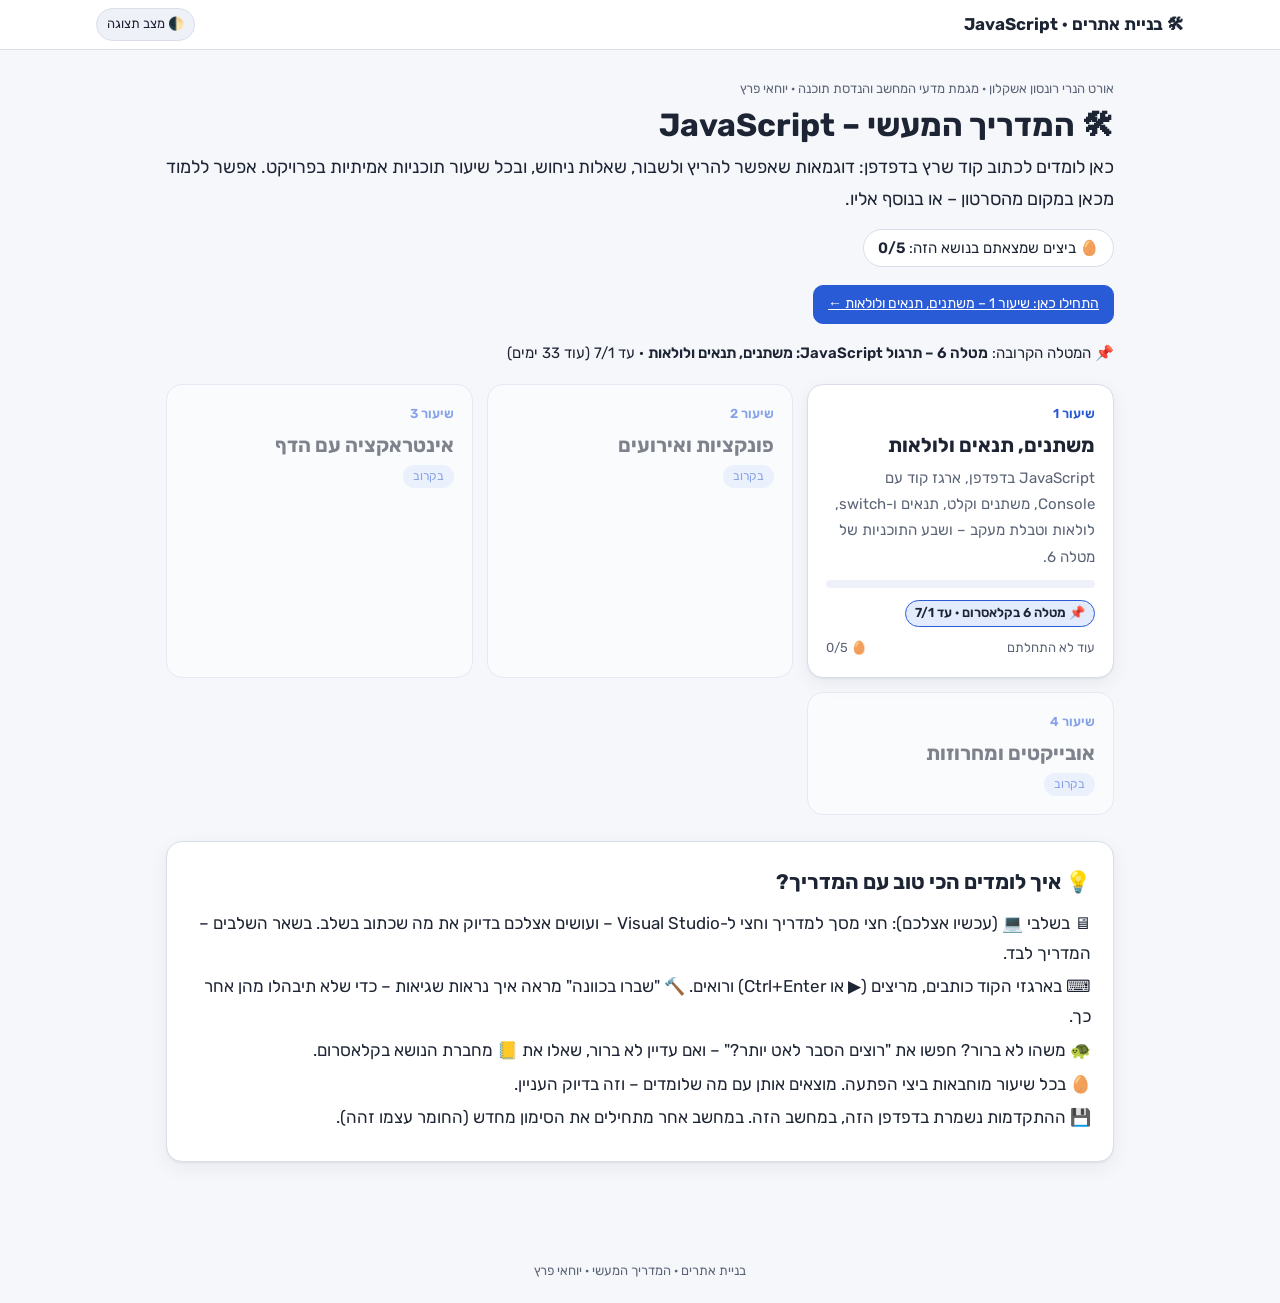
<file: javascript.html>
<!DOCTYPE html>
<html lang="he" dir="rtl">
<head>
<meta charset="utf-8" />
<meta name="viewport" content="width=device-width, initial-scale=1" />
<title>JavaScript – המדריך המעשי – בניית אתרים</title>
<link rel="preconnect" href="https://fonts.googleapis.com" />
<link href="https://fonts.googleapis.com/css2?family=Rubik:wght@400;500;700&family=JetBrains+Mono:wght@400;600&display=swap" rel="stylesheet" />
<link rel="stylesheet" href="assets/course.css" />
<style>
.home{max-width:980px;margin:auto;padding:28px 16px 60px}
.home h1{font-size:32px;margin:4px 0 6px;line-height:1.3}
.home .lead{font-size:18px;color:var(--text);margin:0 0 6px}
.totals{display:flex;gap:10px;flex-wrap:wrap;margin:14px 0 6px}
.totals .pill{background:var(--surface);border:1px solid var(--line);border-radius:99px;padding:5px 14px;font-size:15px}
.resume{display:none;margin:12px 0}
.nextasg{display:none;margin:4px 0 0;font-size:15px}
.nextasg .soon{color:var(--warn);font-weight:600}
.lessons{display:grid;grid-template-columns:repeat(auto-fill,minmax(270px,1fr));gap:14px;margin-top:18px}
.lcard{display:flex;flex-direction:column;gap:6px;text-decoration:none;color:inherit;background:var(--surface);border:1px solid var(--line);border-radius:16px;padding:18px;box-shadow:var(--shadow);transition:transform .15s,border-color .15s}
a.lcard:hover{transform:translateY(-3px);border-color:var(--accent)}
.lcard .n{font-size:13px;color:var(--accent);font-weight:600}
.lcard h2{margin:0;font-size:20px;line-height:1.35}
.lcard p{margin:0;color:var(--muted);font-size:15px}
.lcard .meter{height:8px;background:var(--surface2);border-radius:99px;overflow:hidden;margin-top:4px}
.lcard .meter i{display:block;height:100%;width:0;background:var(--ok)}
.lcard .stats{display:flex;flex-wrap:wrap;gap:4px 10px;justify-content:space-between;font-size:13px;color:var(--muted)}
.lcard.soon{opacity:.55;box-shadow:none}
.badge{display:inline-block;background:var(--accent-soft);color:var(--accent);border-radius:99px;padding:1px 10px;font-size:12px;align-self:flex-start}
.howto{margin-top:26px}
.asgs{display:flex;flex-wrap:wrap;gap:6px;margin:6px 0 4px}
.asgl{font-size:13px;font-weight:600;background:var(--accent-soft,#e3ecff);border:1px solid var(--accent,#2a5bd7);border-radius:99px;padding:1px 9px}
</style>
</head>
<body>
<header class="topbar"><div class="in">
  <span class="brand">🛠 בניית אתרים · JavaScript</span>
  <span class="progress"></span>
  <button class="themebtn" id="themeBtn" type="button">🌓 מצב תצוגה</button>
</div></header>
<main class="home">
  <div class="school" style="color:var(--muted);font-size:13px">אורט הנרי רונסון אשקלון · מגמת מדעי המחשב והנדסת תוכנה · יוחאי פרץ</div>
  <h1>🛠 המדריך המעשי – JavaScript</h1>
  <p class="lead">כאן לומדים לכתוב קוד שרץ בדפדפן: דוגמאות שאפשר להריץ ולשבור, שאלות ניחוש, ובכל שיעור תוכניות אמיתיות בפרויקט. אפשר ללמוד מכאן במקום מהסרטון – או בנוסף אליו.</p>
  <div class="totals" id="totals"></div>
  <a class="btn primary resume" id="resume" href="#">המשיכו מאיפה שעצרתם ←</a>
  <p class="nextasg" id="nextAsg"></p>
  <div class="lessons" id="lessons"></div>
  <div class="spread howto">
    <h3>💡 איך לומדים הכי טוב עם המדריך?</h3>
    <ul class="how">
      <li>🖥 בשלבי 💻 (עכשיו אצלכם): חצי מסך למדריך וחצי ל-Visual Studio – ועושים אצלכם בדיוק את מה שכתוב בשלב. בשאר השלבים – המדריך לבד.</li>
      <li>⌨ בארגזי הקוד כותבים, מריצים (▶ או Ctrl+Enter) ורואים. 🔨 "שברו בכוונה" מראה איך נראות שגיאות – כדי שלא תיבהלו מהן אחר כך.</li>
      <li>🐢 משהו לא ברור? חפשו את "רוצים הסבר לאט יותר?" – ואם עדיין לא ברור, שאלו את 📒 מחברת הנושא בקלאסרום.</li>
      <li>🥚 בכל שיעור מוחבאות ביצי הפתעה. מוצאים אותן עם מה שלומדים – וזה בדיוק העניין.</li>
      <li>💾 ההתקדמות נשמרת בדפדפן הזה, במחשב הזה. במחשב אחר מתחילים את הסימון מחדש (החומר עצמו זהה).</li>
    </ul>
  </div>
</main>
<footer>בניית אתרים · המדריך המעשי · יוחאי פרץ</footer>
<script src="assets/cohort.js"></script>
<script>
(function(){
"use strict";
const LESSONS = [
  {id:'js1', eggs:5, file:'js-basics.html', n:'שיעור 1', title:'משתנים, תנאים ולולאות', desc:'JavaScript בדפדפן, ארגז קוד עם Console, משתנים וקלט, תנאים ו-switch, לולאות וטבלת מעקב – ושבע התוכניות של מטלה 6.'},
  {id:'js2', soon:true, n:'שיעור 2', title:'פונקציות ואירועים'},
  {id:'js3', soon:true, n:'שיעור 3', title:'אינטראקציה עם הדף'},
  {id:'js4', soon:true, n:'שיעור 4', title:'אובייקטים ומחרוזות'}
];
/* 📌 Classroom assignments – titles here; the DATES come from assets/cohort.js (one place for every cohort) */
const ASG = {6:['תרגול JavaScript: משתנים, תנאים ולולאות','']};
try { const C = window.COHORT && window.COHORT.due; if (C) Object.keys(ASG).forEach(n => { if (C[n]) ASG[n][1] = C[n]; }); } catch(e){}
const L_ASG = {js1:[6]};
const asgTxt = id => (L_ASG[id] || []).filter(n => ASG[n] && ASG[n][1]).map(n => { const [t, d] = ASG[n], [y, m, dd] = d.split('-').map(Number);
  return '<span class="asgl">📌 ' + (n == 0 ? t : 'מטלה ' + n) + ' בקלאסרום · עד ' + dd + '/' + m + '</span>'; }).join('');
const get = k => { try { return JSON.parse(localStorage.getItem(k)); } catch(e){ return null; } };
try { const th = localStorage.getItem('course-theme'); if (th) document.documentElement.dataset.theme = th; } catch(e){}
document.getElementById('themeBtn').addEventListener('click', () => {
  const cur = document.documentElement.dataset.theme;
  const dark = cur ? cur === 'dark' : matchMedia('(prefers-color-scheme: dark)').matches;
  const next = dark ? 'light' : 'dark'; document.documentElement.dataset.theme = next;
  try { localStorage.setItem('course-theme', next); } catch(e){}
});
let eggs = 0, eggTotal = 0, last = null, firstNew = null, anyDone = false;
/* 🎯 understanding checks: how many passed on the first try, and a gentle "worth reviewing" signal */
const cpTxt = st => { const t = st.cpTotal || 0; if (!t) return ''; const r = Object.values(st.cp || {}); const ok = r.filter(x => x.ok === x.n).length, more = r.filter(x => x.ok < x.n).length;
  return '<span title="בדיקות הבנה שעברתם בניסיון הראשון">🎯 ' + ok + '/' + t + (more ? ' · כדאי לחזור על ' + more : '') + '</span>'; };
const box = document.getElementById('lessons');
box.innerHTML = LESSONS.map(l => {
  if (l.soon) return '<div class="lcard soon"><span class="n">' + l.n + '</span><h2>' + l.title + '</h2><span class="badge">בקרוב</span></div>';
  const st = get(l.id + '-state') || {};
  const seen = st.stepsSeen || 0, total = st.stepsTotal || 0;
  const et = l.eggs || st.eggTotal || 5, e = Math.min(et, Object.keys(st.eggs || {}).length);   /* l.eggs = the source of truth (a lesson may drop an egg) */
  eggs += e; eggTotal += et;
  if (!last && seen && seen < total) last = l;
  if (total && seen === total) anyDone = true;
  if (!firstNew && !seen && anyDone) firstNew = l;
  const pct = total ? Math.round(100 * seen / total) : 0;
  return '<a class="lcard" href="' + l.file + '"><span class="n">' + l.n + '</span><h2>' + l.title + '</h2><p>' + l.desc + '</p>' +
    '<div class="meter"><i style="width:' + pct + '%"></i></div>' +
    (asgTxt(l.id) ? '<div class="asgs">' + asgTxt(l.id) + '</div>' : '') + '<div class="stats"><span>' + (total ? (seen === total ? '✔ סיימתם' : seen + ' מתוך ' + total + ' שלבים') : 'עוד לא התחלתם') + '</span><span>🥚 ' + e + '/' + et + '</span>' + cpTxt(st) + '</div></a>';
}).join('');
document.getElementById('totals').innerHTML = '<span class="pill">🥚 ביצים שמצאתם בנושא הזה: <b>' + eggs + '/' + eggTotal + '</b></span>';
last = last || firstNew;
/* first visit (nothing seen yet): a clear "start here" – the same button */
const fresh = !last && LESSONS.every(l => !((get(l.id + '-state') || {}).stepsSeen));
const goTo = last || (fresh ? LESSONS[0] : null);
if (goTo) { const r = document.getElementById('resume'); r.href = goTo.file; r.textContent = (last ? 'המשיכו מאיפה שעצרתם: ' : 'התחילו כאן: ') + goTo.n + ' – ' + goTo.title + ' ←'; r.style.display = 'inline-block'; }
/* 📌 the nearest assignment that is still ahead – one line, so it never gets lost among the cards */
try {
  const today = new Date(); today.setHours(0, 0, 0, 0);
  const up = Object.keys(ASG).filter(n => ASG[n][1]).map(n => { const [y, m, d] = ASG[n][1].split('-').map(Number); return {n, t: ASG[n][0], d, m, days: Math.round((new Date(y, m - 1, d) - today) / 864e5)}; })
    .filter(x => x.days >= 0).sort((a, b) => a.days - b.days);
  if (up.length) { const x = up[0], na = document.getElementById('nextAsg'), same = up.filter(y => y.days === x.days);
    na.innerHTML = '📌 ' + (same.length > 1 ? 'המטלות הקרובות: ' : 'המטלה הקרובה: ') + same.map(y => '<b>' + (y.n == 0 ? y.t : 'מטלה ' + y.n + ' – ' + y.t) + '</b>').join(' ו') + ' · עד ' + x.d + '/' + x.m + ' <span class="' + (x.days <= 3 ? 'soon' : '') + '">(' + (x.days === 0 ? 'היום!' : x.days === 1 ? 'מחר' : 'עוד ' + x.days + ' ימים') + ')</span>';
    na.style.display = 'block'; }
} catch(e){}
})();
</script>
</body>
</html>
</file>
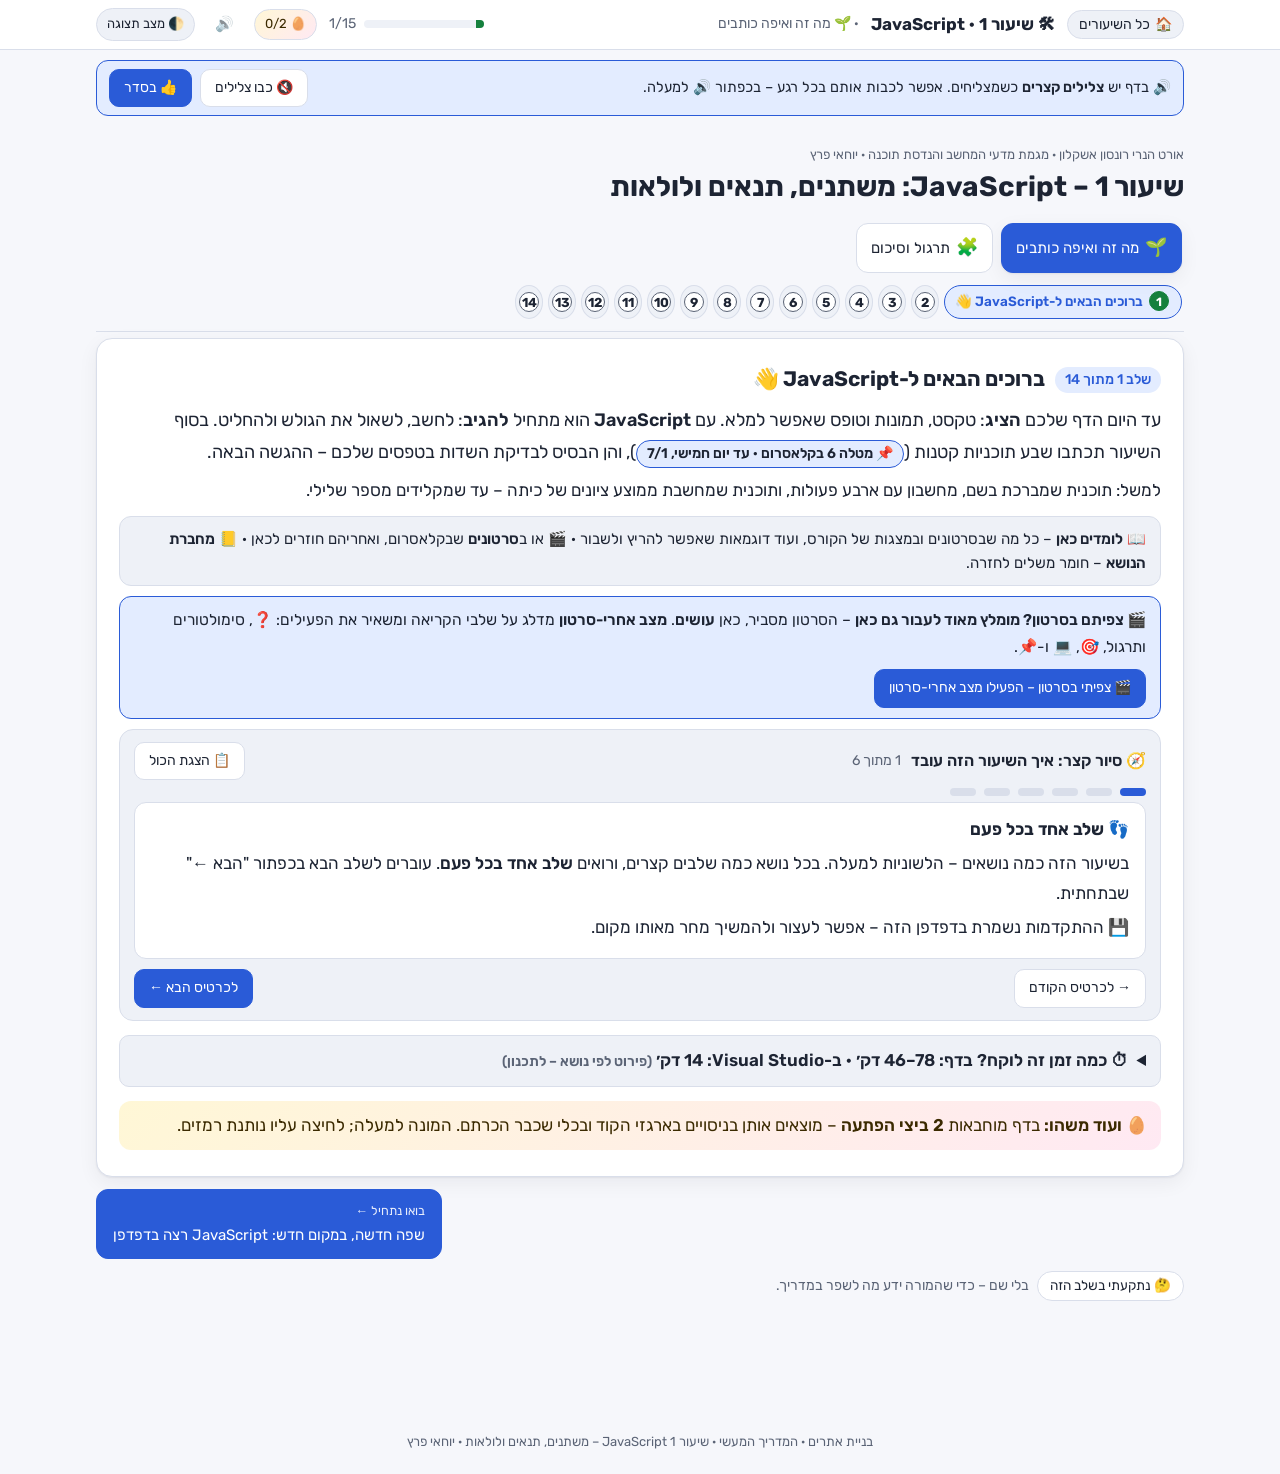
<file: js-basics-draft.html>
<!DOCTYPE html>
<html lang="he" dir="rtl">
<head>
<meta charset="utf-8" />
<meta name="viewport" content="width=device-width, initial-scale=1" />
<title>טיוטה – שיעור 1 – JavaScript | המדריך המעשי</title>
<meta name="robots" content="noindex" />
<link rel="preconnect" href="https://fonts.googleapis.com" />
<link href="https://fonts.googleapis.com/css2?family=Rubik:wght@400;500;700&family=JetBrains+Mono:wght@400;600&display=swap" rel="stylesheet" />
<link rel="stylesheet" href="assets/course.css" />
<style>
/* lesson-local styles (engine styles stay in assets/course.css) */
.tl{display:grid;grid-template-columns:minmax(0,1fr) minmax(0,1fr);gap:8px 14px;margin:12px 0}
.tl .hd{font-weight:700;text-align:center;border-bottom:2px solid var(--line);padding-bottom:4px}
.tl .ev{border:2px dashed var(--line);border-radius:10px;padding:6px 10px;font-size:15px;line-height:1.5;opacity:.38;min-height:2.6em;transition:opacity .25s,border-color .25s,background .25s}
.tl .ev.none{border:0;opacity:0;min-height:0;padding:0}
.tl .ev.on{opacity:1;border-style:solid;border-color:var(--accent);background:var(--accent-soft)}
.tl .ev.cur{box-shadow:0 0 0 3px var(--accent)}
.tl .ev code{white-space:normal;overflow-wrap:anywhere}
.tlcap{min-height:3.2em;font-weight:500}
@media (max-width:560px){.tl{gap:6px 8px}.tl .ev{font-size:14px;padding:5px 7px}}
.cmpj{width:100%;border-collapse:collapse;margin:10px 0}
.cmpj th,.cmpj td{border:1px solid var(--line);padding:6px 10px;text-align:start;vertical-align:top}
.cmpj th{background:var(--surface2)}
.cv .ln.cur{background:rgba(250,204,21,.22);border-left-color:#facc15}
.trace{display:grid;grid-template-columns:minmax(0,1fr) minmax(0,1fr);gap:10px 16px;margin:10px 0;align-items:start}
@media (max-width:760px){.trace{grid-template-columns:1fr}}
.trace table{width:100%;border-collapse:collapse;direction:ltr;text-align:center;font-family:"JetBrains Mono",monospace;font-size:15px}
.trace th,.trace td{border:1px solid var(--line);padding:4px 8px}
.trace th{background:var(--surface2)}
.trace td.new{background:var(--warn-soft);font-weight:700}
.trace td.t{color:var(--ok)}.trace td.f{color:var(--bad)}
.trace-cap{margin:8px 0 0;min-height:3.2em}
/* inline code is LTR: operators and digits (5 * 3 = 15, + - * /) must not flip inside Hebrew text */
main code{direction:ltr;unicode-bidi:isolate}
.nw{white-space:nowrap}
.tabdemo{border:1px solid var(--line);border-radius:12px;overflow:hidden;max-width:420px}
.stepbox code,.expect code,.vsbody code,td code{white-space:normal;overflow-wrap:anywhere}
code.brk{white-space:normal!important;overflow-wrap:anywhere}
.wrapcode .cv{white-space:pre-wrap;overflow-wrap:anywhere}
.cslbl{font-size:13px;color:var(--muted);margin:0 0 4px}
.compare>div{min-width:0}
</style>
</head>
<body data-lesson="js1d" data-title="JavaScript – שיעור 1" data-next="javascript.html" data-next-name="כל שיעורי JavaScript" data-home="javascript.html" data-home-name="JavaScript">
<header class="topbar"><div class="in">
  <span class="brand">🛠 שיעור 1 · JavaScript</span>
  <span class="now" id="now"></span>
  <span class="progress" title="שלבים שעברתם בשיעור"><span class="bar"><i id="progBar"></i></span> <span id="progTxt">0/0</span></span>
  <button class="eggbtn" id="eggBtn" type="button" title="ביצי הפתעה – לחצו לרמזים">🥚 <span id="eggCount">0/5</span></button>
  <button class="themebtn" id="themeBtn" type="button">🌓 מצב תצוגה</button>
</div></header>
<dialog id="eggDlg" aria-labelledby="eggTitle">
  <div class="dlg-h"><h3 id="eggTitle">🥚 ביצי הפתעה</h3><button class="btn" type="button" id="eggClose" aria-label="סגירה">✕</button></div>
  <p class="muted" id="eggIntro">בדף מוחבאות 5 ביצים. כל אחת נמצאת בעזרת משהו שלומדים בשיעור. תקועים? לחצו על "רמז נוסף".</p>
  <ul class="egglist" id="eggList"></ul>
  <form class="codebox" id="codeForm"><label for="codeIn">מצאתם קוד סודי?</label><input id="codeIn" autocomplete="off" spellcheck="false" placeholder="הקלידו כאן" /><button class="btn primary" type="submit">בדיקה</button></form>
  <p id="codeMsg" class="res-note"></p>
</dialog>
<div class="toast" id="toast" role="status" aria-live="polite"></div>
<div class="party" id="party" aria-hidden="true"></div>

<main>
<div class="lesson-head">
  <div class="school">אורט הנרי רונסון אשקלון · מגמת מדעי המחשב והנדסת תוכנה · יוחאי פרץ</div>
  <h1>שיעור 1 – JavaScript: משתנים, תנאים ולולאות</h1>
</div>
<nav class="topics" id="topics" aria-label="נושאי השיעור"></nav>
<nav class="steps" id="steps" aria-label="השלבים בנושא"></nav>

<!-- ====================================================== א. מה זה ואיפה כותבים -->
<section class="topic" data-id="intro" data-icon="🌱" data-title="מה זה ואיפה כותבים">

  <!-- 1 · פתיחה -->
  <article class="spread welcome">
    <h3>ברוכים הבאים ל-JavaScript 👋</h3>
    <p class="lead">עד היום הדף שלכם <b>הציג</b>: טקסט, תמונות וטופס שאפשר למלא. עם <b>JavaScript</b> הוא מתחיל <b>להגיב</b>: לחשב, לשאול את הגולש ולהחליט. בסוף השיעור תכתבו שבע תוכניות קטנות (<span data-asg="6"></span>), והן הבסיס לבדיקת השדות בטפסים שלכם – ההגשה הבאה.</p>
    <p>למשל: תוכנית שמברכת בשם, מחשבון עם ארבע פעולות, ותוכנית שמחשבת ממוצע ציונים של כיתה – עד שמקלידים מספר שלילי.</p>
    <div class="ways mini"><p>📖 <b>לומדים כאן</b> – כל מה שבסרטונים ובמצגות של הקורס, ועוד דוגמאות שאפשר להריץ ולשבור · 🎬 או ב<b>סרטונים</b> שבקלאסרום, ואחריהם חוזרים לכאן · 📒 <b>מחברת הנושא</b> – חומר משלים לחזרה.</p></div>
    <ol class="ctour" aria-label="🧭 סיור קצר: איך השיעור הזה עובד">
      <li data-t="👣 שלב אחד בכל פעם"><p>בשיעור הזה כמה נושאים – הלשוניות למעלה. בכל נושא כמה שלבים קצרים, ורואים <b>שלב אחד בכל פעם</b>. עוברים לשלב הבא בכפתור "הבא ←" שבתחתית.</p><p>💾 ההתקדמות נשמרת בדפדפן הזה – אפשר לעצור ולהמשיך מחר מאותו מקום.</p></li>
      <li data-t="⌨ כותבים קוד – כאן, באמת"><p>בהרבה שלבים יש <b>ארגז קוד</b>: עורך, ולצידו מה שהקוד עושה, וה-<b>Console</b> – החלון שמראה הודעות ושגיאות, כמו ב-F12 בדפדפן. כותבים, לוחצים ▶ (או Ctrl+Enter), ורואים.</p><p>🔨 <b>"שברו בכוונה"</b> – כפתורים שמקלקלים את הקוד, כדי שתכירו שגיאות אדומות <b>לפני</b> שהן קופצות לכם באמצע עבודה. אי אפשר לשבור כלום: "↺ התחלה מחדש" מחזיר הכול.</p><p>❓ לפני חלק מהתוצאות יש <b>שאלת ניחוש</b>. מותר לטעות – בשביל זה היא שם.</p></li>
      <li data-t="💻 בסוף כל נושא: עושים באמת"><p>שלב <b>"עכשיו אצלכם ב-Visual Studio"</b>: כותבים את התוכנית בפרויקט שלכם, צעד אחרי צעד. התוכניות האלה הן <b>מטלה 6</b>.</p><p>🎯 אחריו – <b>בדיקת הבנה</b> קצרה, בלי ציון. טעיתם? היא תראה לאיזה שלב לחזור.</p></li>
      <li data-t="🆘 נתקעתם?"><p>בכל "עכשיו אצלכם" יש 🔧 <b>רשימת בדיקה</b> – בודקים לפי הסדר. וכשהקוד כותב שגיאה באנגלית, בארגז מופיע לידה הסבר בעברית: <b>"🔎 מה זה אומר?"</b></p><p>עדיין תקועים? 🆘 <b>"ככה שואלים"</b>: את <b>המנטור</b> – כשהקוד לא עובד, או את <b>המחברת</b> בקלאסרום – כשלא הבנתם משהו בחומר.</p></li>
      <li data-t="📌 מה מגישים"><p><span data-asg="6"></span> – שבע תוכניות: ארבע על משתנים ותנאים ושלוש על לולאות.</p><p>המטלה היא <b>תרגול בלי ציון</b>, אבל <b>ההגשה חובה</b>: משוב על הגשה 2 ניתן רק למי שהגיש את מטלות התרגול שלפניה.</p></li>
      <li data-t="⏳ לפני שמתחילים"><p>פתחו ב-Visual Studio את <b>הפרויקט שלכם</b>. אין צורך להתקין כלום – JavaScript רצה בדפדפן. כדאי Chrome או Edge: השגיאות שתראו כאן הן בדיוק שלהם.</p><p>ידעתם C#? מצוין: הרבה מהשיעור הזה <b>דומה</b> – ובכל מקום שבו JavaScript שונה מ-C# יהיה סימון (🔗).</p><p>🖥 בשלבי 💻 הכי נוח: הדף הזה בחצי מסך, ו-Visual Studio בחצי השני.</p></li>
    </ol>
    <div class="eggnote">🥚 <b>ועוד משהו:</b> בדף מוחבאות <b><span class="eggn">5</span> ביצי הפתעה</b> – מוצאים אותן בניסויים בארגזי הקוד ובכלי שכבר הכרתם. המונה למעלה; לחיצה עליו נותנת רמזים.</div>
  </article>

  <!-- 2 · מי מריץ -->
  <article class="spread act">
    <h3>שפה חדשה, במקום חדש: JavaScript רצה בדפדפן</h3>
    <p><b>JavaScript</b> היא שפה שנותנת לדף <b>להגיב</b>: לבדוק מה הגולש הקליד, לחשב, לשאול ולהחליט. לפני שכותבים אותה, שאלה אחת: <b>מי מריץ אותה?</b> עזרה: בשיעור 6 של HTML ו-CSS למדתם איפה רץ ה-<bdi>C#</bdi> שבדף Razor.</p>
    <div class="predict" id="p11"></div>
    <div id="tlBox">
      <div class="tl" id="tl" aria-label="מה קורה ומי עושה את זה, לפי הסדר">
        <div class="hd">🖥 השרת (המחשב של האתר)</div><div class="hd">🌐 הדפדפן (המחשב של הגולש)</div>
        <div class="ev none"></div><div class="ev" data-s="0">מבקש את הדף: כתובת <code>/Site/Menu</code></div>
        <div class="ev" data-s="1">מקבל את הבקשה ומכין את הדף: מריץ את ה-<bdi>C#</bdi> שבו</div><div class="ev none"></div>
        <div class="ev" data-s="2">שולח את הדף <b>כטקסט</b>, כולל קטע ה-JavaScript. את ה-JavaScript הוא לא מריץ</div><div class="ev none"></div>
        <div class="ev none"></div><div class="ev" data-s="3">מקבל טקסט. ה-JavaScript <b>עוד לא רץ</b></div>
        <div class="ev none"></div><div class="ev" data-s="4">קורא את הדף מלמעלה למטה, ומציג מה שהוא קורא</div>
        <div class="ev none"></div><div class="ev" data-s="5">מגיע לקטע ה-JavaScript ← <b>מריץ אותו כאן</b>, אצל הגולש</div>
      </div>
      <p class="tlcap" id="tlCap" aria-live="polite"></p>
      <div class="ctrls" id="tlCtrls"><button class="btn primary" type="button" id="tlGo">▶ הציגו שלב אחר שלב</button></div>
    </div>
    <div class="what" id="w11">ה-JavaScript מגיע לדפדפן <b>כמו שהוא – כטקסט</b>, והדפדפן מריץ אותו אצל הגולש. השרת לא יודע מה הקוד עושה. מזה יוצא: <b>כל אחד יכול לקרוא אותו</b> – ב-Ctrl+U (קוד המקור, משיעור 1 של HTML) רואים את הדף, ומשם אפשר לפתוח גם את קובץ ה-JavaScript שהוא מחבר. לכן <b>לא כותבים ב-JavaScript סיסמאות</b>.</div>
    <table class="cmpj" id="cmpj1">
      <tr><th></th><th><bdi>C#</bdi> בדף Razor</th><th>JavaScript</th></tr>
      <tr><td>איפה רץ</td><td>בשרת</td><td>בדפדפן של הגולש</td></tr>
      <tr><td>לפני שרץ</td><td>עובר <b>הידור</b> (קומפילציה)</td><td>אין שלב הידור נפרד שאתם מריצים: הדפדפן מקבל טקסט, בודק אותו ומריץ מיד. (על הבדיקה הזו נדבר בשלב על שגיאות.)</td></tr>
      <tr><td>מה הגולש מקבל</td><td>רק את התוצאה</td><td>את הקוד עצמו</td></tr>
    </table>
    <div class="tip">☕ <b>JavaScript אינה Java.</b> השם דומה בגלל שיווק, מלפני יותר מ-30 שנה. אלה שתי שפות שונות לגמרי.</div>
    <details class="more"><summary>🐢 רוצים הסבר לאט יותר?</summary>
      <p><b>שרת</b> הוא מחשב שמחזיק את האתר ושולח דפים למי שמבקש. <b>דפדפן</b> הוא התוכנה שאצל הגולש (Chrome, Edge) שמציגה את הדף.</p>
      <p>כל דפדפן יודע להריץ JavaScript – יש בתוכו "מנוע" לזה. לכן כשהקוד מציג משהו על המסך של הגולש, מי שמציג הוא <b>הדפדפן שלו</b>. לשרת אין בכלל גישה למסך הזה.</p>
      <p>ובשביל התמונה השלמה: אם הקוד רץ אצל הגולש, אז הוא חייב להגיע אליו. ולכן הוא נשלח כטקסט – וכל אחד יכול לקרוא אותו.</p>
    </details>
  </article>

  <!-- 3 · התוכנית הראשונה -->
  <article class="spread act">
    <h3>התוכנית הראשונה: חלון שאומר שלום</h3>
    <p>קוד JavaScript כותבים בתוך דף HTML, בין התגית <code>&lt;script&gt;</code> לתגית הסוגרת <code>&lt;/script&gt;</code>. התגית אומרת לדפדפן: "מכאן ועד התגית הסוגרת זו לא HTML – זו JavaScript". הנה הקוד של התוכנית:</p>
    <div class="codeblock"><pre data-code="html">
&lt;script&gt;
  alert("Hello World");
&lt;/script&gt;
</pre></div>
    <p>בארגז למטה כתובה רק השורה שבתוך התגיות. (אם תדביקו לארגז גם את התגיות – תקבלו הודעה. נסו, זה בסדר.)</p>
    <div class="predict" id="p12"></div>
    <div id="jsb1"></div>
    <div class="what" id="w12">
      <p>הדפדפן פתח חלון שמציג <b>Hello World</b> – בלי המרכאות. הנה מה שכל חלק בשורה עושה:</p>
      <div class="anat">
        <div class="tok" style="--tc:#93c5fd"><code>alert</code><span><b>פקודה</b>פתח חלון הודעה</span></div>
        <div class="tok" style="--tc:#cbd5e1"><code>( )</code><span><b>סוגריים</b>בתוכם מה להציג</span></div>
        <div class="tok" style="--tc:#fca5a5"><code>"Hello World"</code><span><b>טקסט במרכאות</b>המרכאות מסמנות איפה הטקסט מתחיל ואיפה נגמר</span></div>
        <div class="tok" style="--tc:#cbd5e1"><code>;</code><span><b>נקודה-פסיק</b>כאן הפקודה נגמרת</span></div>
      </div>
      <p><b>פקודה</b> היא הוראה אחת לדפדפן. השורה הזו היא פקודה אחת. הטקסט שבתוך המרכאות מוצג בדיוק כמו שהוא; המרכאות עצמן רק מסמנות אותו.</p>
    </div>
    <div class="bridge">ב-<bdi>C#</bdi> כתבתם <code>Console.WriteLine("…");</code> – גם שם טקסט במרכאות ונקודה-פסיק בסוף. כאן הפקודה אחרת – <code>alert("…");</code> – אבל הרעיון זהה.</div>
    <div class="tip">💡 במצגת ובסרטון תראו גם <code>&lt;script type="text/javascript"&gt;</code>. זה אותו דבר: המאפיין <code>type</code> אינו חובה, ואפשר לכתוב רק <code>&lt;script&gt;</code>.</div>
  </article>

  <!-- 4 · כמה פקודות -->
  <article class="spread act">
    <h3>כמה פקודות בתוכנית אחת</h3>
    <p>בדרך כלל כותבים כל פקודה בשורה משלה, וכל אחת נגמרת ב-<code>;</code>. הנה שלוש פקודות:</p>
    <div class="predict" id="p13"></div>
    <div id="jsb2"></div>
    <div class="what" id="w13">הדפדפן ביצע את הפקודות <b>לפי הסדר שבו הן כתובות</b>: קודם הראשונה, אחריה השנייה, אחריה השלישית. הסדר של החלונות הוא הסדר של השורות. ב<b>דפדפן אמיתי</b> כל חלון גם <b>עוצר את הקוד</b>: הפקודה הבאה לא רצה עד שלוחצים "אישור". (כאן בארגז החלונות מוצגים ברשימה, והקוד לא ממתין.)</div>
    <div class="trap">⚠ <b>הנקודה-פסיק חשובה.</b> היא הדרך להגיד "כאן הפקודה נגמרת". שתי פקודות באותה שורה בלי <code>;</code> ביניהן הן שגיאה – לחצו על 🔨 כדי לראות. (ב-JavaScript לפעמים אין שגיאה גם כשחסר <code>;</code> בסוף שורה, אבל לא תמיד. לכן כותבים אותו <b>תמיד</b>, בסוף כל פקודה.)</div>
  </article>

  <!-- 5 · Console -->
  <article class="spread act">
    <h3>הפקודה console.log וה-Console</h3>
    <p>את F12 אתם כבר מכירים מהשיעורים על HTML ו-CSS – שם ראיתם שורה אדומה כשתמונה לא נמצאה. בלשונית <b>Console</b> גם JavaScript כותבת. הפקודה שכותבת ל-Console היא <code>console.log(…)</code>.</p>
    <div class="predict" id="p14"></div>
    <div id="jsb3"></div>
    <div class="what" id="w14"><code>alert</code> מדברת עם <b>הגולש</b> – החלון קופץ מול העיניים שלו. <code>console.log</code> מדברת עם <b>המפתח</b> (עם מי שכותב את הקוד): ההודעות נכתבות ל-Console, ורק מי שפתח F12 רואה אותן. לכן משתמשים בה כדי לבדוק מה הקוד עושה, בלי להפריע לגולש.</div>
    <div class="bridge">ב-<bdi>C#</bdi> כתבתם <code>Console.WriteLine("…");</code>. כאן: <code>console.log("…");</code> – <b>c קטנה</b>, ואחרי <code>log</code> אין <code>Line</code>. ב-JavaScript אותיות גדולות וקטנות הן שני דברים שונים – בדיוק כמו ב-<bdi>C#</bdi>.</div>
    <div class="tip">💡 <b>מספר השורה:</b> ליד כל הודעה בארגז כתוב מספר השורה שלה. בדף אמיתי שבו הקוד יושב בתוך ה-HTML, ‏F12 מראה את מספר השורה <b>בקובץ ה-HTML כולו</b>; ובקובץ JavaScript נפרד – מספר השורה בקובץ ה-JavaScript.</div>
  </article>

  <!-- 6 · שגיאת תחביר -->
  <article class="spread act">
    <h3>שורה אדומה: הדפדפן מוצא טעות בקוד</h3>
    <p>כשמשהו בקוד לא תקין, הדפדפן לא קורס: הוא כותב ל-Console <b>שורה אדומה</b> שאומרת מה השתבש ובאיזו שורה. לפניכם תוכנית של ארבע פקודות: חלון, הודעה ל-Console, עוד חלון, עוד הודעה. נקלקל אותה ונראה מה קורה.</p>
    <div class="predict" id="p15"></div>
    <div id="jsb4"></div>
    <div class="what" id="w15">
      <p>הדפדפן קורא את כל הקוד <b>לפני</b> שהוא מריץ שורה אחת, ובודק שהוא כתוב לפי הכללים (הכללים נקראים <b>תחביר</b>). טעות כאן = <b>שגיאת תחביר</b> (<code>SyntaxError</code>). <b>אף שורה לא רצה</b> – גם לא השורות התקינות שלפניה.</p>
      <p>לחצו על כל 🔨 ובדקו: ליד השגיאה האדומה מופיעה רצועה שמראה <b>אילו שורות רצו</b> ואילו לא.</p>
    </div>
    <details class="more" data-lock><summary>🐢 רוצים הסבר לאט יותר?</summary>
      <p>חשבו על מי שקורא טופס לפני שהוא מתחיל למלא לפיו הוראות. <b>קודם הוא קורא את כל הטופס</b> ובודק שהכול כתוב כמו שצריך. אם יש משפט שאי אפשר להבין – הוא לא מתחיל כלל. כך הדפדפן עם שגיאת תחביר.</p>
      <p>(זו תמונה בלבד: מה שחשוב הוא <b>מתי</b> השגיאה נתפסת – לפני ההרצה.)</p>
    </details>
    <details class="more" data-lock><summary>🚀 להעמקה: ואם יש כמה תגיות script בדף?</summary>
      <p>כל תגית <code>&lt;script&gt;</code> נקראת, נבדקת ורצה <b>בנפרד</b>. שגיאת תחביר באחת מהן לא מונעת מהאחרות לרוץ. הכלל "אף שורה לא רצה" חל על התגית שבה הטעות.</p>
    </details>
  </article>

  <!-- 7 · שגיאת ריצה -->
  <article class="spread act">
    <h3>פקודה שלא קיימת: שגיאה מסוג אחר</h3>
    <p>בתוכנית הקודמת הקלקול היה בכתיבה. עכשיו קלקול אחר: כל השורות כתובות לפי הכללים, אבל בשורה 3 כתבנו <code>Alert</code> באות גדולה. זו אותה תוכנית של ארבע פקודות.</p>
    <div class="predict" id="p15b"></div>
    <div id="jsb4b"></div>
    <div class="what" id="w15b">
      <p>הפעם הדפדפן <b>התחיל לרוץ</b>: הכתיב של <code>Alert</code> תקין לפי הכללים, ולכן הבדיקה שלפני ההרצה עברה. רק כשהוא הגיע לשורה 3 הוא גילה שאין פקודה בשם הזה – ונעצר שם. זו <b>שגיאת ריצה</b> (למשל <code>ReferenceError</code> או <code>TypeError</code>): השורות שלפניה <b>כבר רצו</b>, והשגיאה עוצרת את כל מה שאחריה.</p>
      <p>עכשיו לחצו על שני ה-🔨 ובדקו. הרצועה שליד השגיאה מראה מה רץ.</p>
      <p>ביחד, הדפדפן עובד בשני שלבים:</p>
      <table class="cmpj">
        <tr><th></th><th>שגיאת תחביר</th><th>שגיאת ריצה</th></tr>
        <tr><td>מתי היא נתפסת</td><td>לפני שהקוד מתחיל לרוץ</td><td>באמצע ההרצה, כשמגיעים לשורה</td></tr>
        <tr><td>מה כבר רץ</td><td>כלום</td><td>כל מה שלפני השורה</td></tr>
        <tr><td>דוגמה</td><td>סוגר חסר, מרכאות שלא נסגרו</td><td>פקודה שנכתבה באות גדולה</td></tr>
      </table>
      <p>ואיך קוראים שורה אדומה? בשלושה חלקים. בדוגמה: <code style="white-space:normal">Uncaught ReferenceError: Alert is not defined</code>, ומימין <code>שורה 3</code>.</p>
      <ul>
        <li><b>הסוג</b> – <code>ReferenceError</code>: איזה מין שגיאה זו. (<code>Uncaught</code> רק אומר שאף חלק בקוד לא טיפל בשגיאה.)</li>
        <li><b>מה השתבש</b> – <code>Alert is not defined</code>: המחשב לא מכיר את <code>Alert</code>.</li>
        <li><b>איפה</b> – <code>שורה 3</code>: מתחילים לחפש כאן.</li>
      </ul>
    </div>
    <div class="bridge">ב-<bdi>C#</bdi> גם <code>Alert</code> באות גדולה הייתה שגיאה כבר בהידור, ולא היה רץ כלום. ב-JavaScript אין הידור נפרד, ולכן הדפדפן מגלה ש-<code>Alert</code> לא קיימת רק כשהוא מגיע לשורה – אחרי שהשורות שלפניה כבר רצו.</div>
    <details class="more" data-lock><summary>🐢 רוצים הסבר לאט יותר?</summary>
      <p>חשבו על מי שמבצע הוראות שורה אחרי שורה. הוא קרא את כל ההוראות, וכולן נראו תקינות. ואז בשורה 3 מבקשים ממנו משהו שהוא לא מכיר – והוא עוצר שם. מה שכבר ביצע נשאר, ומה שנשאר לא בוצע. כך שגיאת ריצה.</p>
    </details>
  </article>

  <!-- 8 · document.write -->
  <article class="spread act">
    <h3>לכתוב לתוך הדף: document.write</h3>
    <p><code>alert</code> קופצת מעל הדף, ו-<code>console.log</code> כותבת ל-Console. כדי שהקוד יכתוב <b>לתוך הדף עצמו</b>, משתמשים ב-<code>document.write(…)</code>: <code>document</code> הוא הדף, ו-<code>write</code> הוא "כתוב". מה שבסוגריים נכנס לדף, ואפשר לכתוב שם גם <b>תגיות HTML</b>. יש גם <code>document.writeln</code>.</p>
    <div class="predict" id="p16"></div>
    <div id="jsb5"></div>
    <div class="what" id="w16">
      <p><code>write</code> כותבת בדיוק מה שנתתם לה. <code>writeln</code> כותבת את הטקסט ועוד תו אחד בסוף – ירידת שורה, כמו Enter בתוך קובץ HTML. ו-<b>HTML מתייחס ל-Enter כרווח</b> (כמו שראיתם בשיעור 2 של HTML). לכן "פיצה" ו"דני" שנכתבו עם <code>write</code> דבוקות, ועם <code>writeln</code> יש ביניהן רווח – אבל אף אחת מהן לא מורידה שורה.</p>
      <p>כדי לרדת שורה בדף משתמשים בתגית של HTML, <code>&lt;br&gt;</code> – כמו שכבר למדתם – ופשוט כותבים אותה בתוך הטקסט: <code>document.write("&lt;br&gt;");</code></p>
      <p>ו-<code>alert</code>? היא מציגה <b>טקסט רגיל</b> בלבד: תגיות HTML בתוכה יופיעו כמו שהן, ולא יתפרשו. 🧪 נסו: <code>alert("&lt;b&gt;שלום&lt;/b&gt;");</code></p>
    </div>
    <div class="trap">⚠ <b>מרכאות בתוך מרכאות.</b> כשכותבים תגית עם מאפיין, למשל <code>style="color: red"</code>, בתוך טקסט שכבר עטוף במרכאות כפולות – המרכאות הפנימיות <b>סוגרות את הטקסט מוקדם</b>. הפתרון: בתוך הטקסט כותבים מרכאות <b>בודדות</b>: <code>style='color: red'</code>. לחצו על 🔨 כדי לראות.</div>
  </article>

  <!-- 9 · איפה בדף -->
  <article class="spread act">
    <h3>איפה בדף כותבים את ה-script?</h3>
    <p>הדפדפן קורא את הדף <b>מלמעלה למטה</b>. אפשר לשים את ה-script בראש הדף (בתוך <code>&lt;head&gt;</code>) או בגוף (<code>&lt;body&gt;</code>). בהדגמה למטה: דף עם כותרת <code>&lt;h1&gt;</code> וקטע script שכותב פסקה עם <code>document.write</code>.</p>
    <div class="predict" id="p17"></div>
    <div id="placeLab">
      <div class="ctrls"><div class="seg" id="placeSeg" role="radiogroup" aria-label="איפה ה-script"></div></div>
      <div class="split placesplit">
        <div class="pane"><div class="codeblock"><pre data-code="html" id="placeCode"></pre></div></div>
        <div class="pane"><div class="framewrap"><div class="urlbar"><span class="dots"><i></i><i></i><i></i></span><span class="url" dir="ltr">localhost:7123/Site/Page</span></div><iframe class="mini" id="placeFrame" title="הדף – מה שהדפדפן הציג" sandbox="allow-scripts" style="height:130px"></iframe></div></div>
      </div>
    </div>
    <div class="what" id="w17">הדפדפן מריץ כל קטע script <b>ברגע שהוא מגיע אליו</b>, ולכן המקום של ה-script קובע <b>מתי הוא רץ</b> – ומה כבר קיים בדף באותו רגע. בראש הדף, כשה-script רץ, הדפדפן עוד לא קרא את ה-<code>&lt;h1&gt;</code> – ולכן הפסקה נכתבת ראשונה, מעליו. בסוף ה-body כל מה שמעליו כבר נקרא.</div>
    <div class="tip">💡 <b>איפה נכתוב אנחנו?</b> ממש לפני <code>&lt;/body&gt;</code>. במצגת ובסרטון תראו script בראש הדף – בשיעור הזה שני המקומות עובדים. אבל קוד שמתחיל לעבוד על הרכיבים שבדף (בשיעורים הבאים) צריך שהם כבר ייקראו, ולכן כדאי להתרגל לכתוב בסוף.</div>
  </article>

  <!-- 10 · הערות -->
  <article class="spread act">
    <h3>הערות: טקסט שהמחשב מדלג עליו</h3>
    <p><b>הערה</b> היא טקסט בתוך הקוד שהדפדפן <b>מתעלם ממנו</b>. היא נועדה לבני אדם: להסביר מה הקוד עושה (למי שיקרא אותו, וגם לכם בעוד חודש), ולהשבית שורה בלי למחוק אותה. יש שתי דרכים לכתוב הערה:</p>
    <ul>
      <li><code>//</code> – ההערה נמשכת <b>עד סוף השורה</b>.</li>
      <li><code>/* … */</code> – ההערה היא כל מה שבין שני הסימנים, <b>גם כמה שורות</b>.</li>
    </ul>
    <div class="predict" id="p18"></div>
    <div id="jsb6"></div>
    <div class="what" id="w18">קפצו שני חלונות: <b>ברוכים הבאים</b> ו<b>להתראות</b>. השורה בין <code>/*</code> ל-<code>*/</code> (שתי פקודות) הושבתה כולה; ההערה בסוף השורה האחרונה (<code>// החלון האחרון</code>) לא השפיעה על הפקודה שלפניה; ובשורה הראשונה כל השורה היא הערה.</div>
    <div class="bridge">ב-HTML הערה נכתבת <code>&lt;!-- --&gt;</code>, ב-CSS רק <code>/* */</code>. ב-JavaScript יש <b>את שתי הצורות של C#</b>: <code>//</code> ו-<code>/* */</code>.</div>
    <div class="tip">💡 ב-Visual Studio לא צריך להקליד את הסימנים: מסמנים שורות ולוחצים <b>Ctrl+K ואז Ctrl+C</b> (כמו ב-HTML). לביטול ההערה: <b>Ctrl+K ואז Ctrl+U</b>. הרגל טוב: הערה אחת בראש כל תוכנית שאומרת מה היא עושה.</div>
  </article>

  <!-- 11 · הערה כשיטה לאיתור תקלה -->
  <article class="spread act">
    <h3>הערות ככלי: איך מוצאים שורה שבורה</h3>
    <p>חושדים בשורה? הופכים אותה להערה ומריצים שוב. אם השגיאה נעלמה – מצאתם את השורה. נסו בקוד הזה:</p>
    <div id="jsb7"></div>
  </article>

  <!-- 12 · קובץ נפרד -->
  <article class="spread act">
    <h3>קובץ נפרד: ה-JavaScript בקובץ משלו</h3>
    <p>עד עכשיו כתבנו את הקוד בתוך הדף. אפשר גם <b>בקובץ נפרד</b> עם הסיומת <code>js</code>, ולחבר אותו לדף עם <code>&lt;script src="…"&gt;&lt;/script&gt;</code>. זו הדרך המומלצת: אותו קובץ אפשר לחבר לכמה דפים, ותיקון במקום אחד מתקן בכולם. את הקובץ שומרים בתיקייה <b>js</b> בתוך <b>wwwroot</b>.</p>
    <div class="trace">
      <div>
        <div class="cslbl">הדף: <bdi dir="ltr">Pages/Site/JsHello.cshtml</bdi> (מה שמתחת ל-<bdi dir="ltr">@page</bdi>)</div>
        <div class="codeblock"><pre data-code="html">
&lt;h1&gt;JavaScript&lt;/h1&gt;
&lt;script src="~/js/hello.js"&gt;&lt;/script&gt;
</pre></div>
      </div>
      <div>
        <div class="cslbl">הקובץ: <bdi dir="ltr">wwwroot/js/hello.js</bdi></div>
        <div class="codeblock"><pre data-code="js">
alert("Hello World!");
</pre></div>
      </div>
    </div>
    <p>הנתיב <code>~/js/hello.js</code>: ה-<code>~/</code> אומר "מתחילים מהתיקייה <b>wwwroot</b>", ומשם נכנסים ל-<b>js</b> – בדיוק כמו <code>~/Img/…</code> שכבר למדתם בשיעור 6 של HTML ו-CSS, ולכן הוא עובד מכל דף. אפשר לחבר גם <b>כמה קבצים</b> – כמה תגיות script, אחת אחרי השנייה.</p>
    <div class="predict" id="p19"></div>
    <div id="jsb8"></div>
    <div class="what" id="w19">בקובץ <code>js</code> הכול הוא JavaScript – אין שם HTML, ולכן <code>&lt;script&gt;</code> היא לא תגית אלא סימנים שהדפדפן לא מבין. את התגיות כותבים <b>רק בדף ה-HTML</b>, והקובץ מכיל רק את הקוד.</div>
    <div class="trap">⚠ <b>תגית סוגרת חובה.</b> <code>&lt;script src="~/js/hello.js" /&gt;</code> (עם סגירה מקוצרת) <b>לא עובדת</b> בדפדפן: הקוד לא רץ, ואין אפילו הודעת שגיאה. תמיד כותבים <code>&lt;script src="…"&gt;&lt;/script&gt;</code> – גם כשבין התגיות אין כלום.</div>
  </article>

  <!-- 13 · 💻 VS -->
  <article class="spread vsstep">
    <h3>💻 עכשיו אצלכם ב-Visual Studio</h3>
    <p>יוצרים בפרויקט שלכם קובץ JavaScript ראשון ודף שמחבר אותו. הקובץ והדף האלה ישמשו אתכם בכל התוכניות של השיעור.</p>
    <ol class="vsdo">
      <li>האתר רץ? עצרו אותו (■). ב-Solution Explorer פתחו את <b>wwwroot</b>: התיקייה <b>js</b> כבר שם (Visual Studio יצר אותה, ובתוכה הקובץ <code>site.js</code>) – משתמשים בה. (אם במקרה אין: <b>קליק ימני</b> על <b>wwwroot</b> &rlm;←&rlm; <b>Add</b> &rlm;←&rlm; <b>New Folder</b>, ושם: <b>js</b>.)</li>
      <li><b>קליק ימני</b> על <b>js</b> &rlm;←&rlm; <b>Add</b> &rlm;←&rlm; <b>New Item...</b> &rlm;←&rlm; בחרו <b><bdi>JavaScript File</bdi></b> (אם לא רואים – חפשו <bdi>javascript</bdi> בתיבת החיפוש למעלה) &rlm;←&rlm; בשדה Name כתבו <b>hello.js</b> &rlm;←&rlm; <b>Add</b>.</li>
      <li>בקובץ כתבו שתי שורות. הראשונה היא <b>הערה</b>, והשנייה פקודה:
        <div class="codeblock"><button class="copy" type="button">העתקה</button><pre data-code="js">
// hello.js – התוכנית הראשונה שלי
alert("שלום פיצה דני");
</pre></div></li>
      <li>צרו דף Razor: קליק ימני על <b>Site</b> (בתוך Pages) &rlm;←&rlm; <b>Add</b> &rlm;←&rlm; <b><bdi>Razor Page...</bdi></b> &rlm;←&rlm; <b>Razor Page - Empty</b> &rlm;←&rlm; <b>Add</b> &rlm;←&rlm; בשדה Name כתבו <b>JsHello.cshtml</b> &rlm;←&rlm; <b>Add</b>. השאירו מה שנוצר, ומתחת לשורות <code>@page</code> ו-<code>@model</code> (ולבלוק <code>@{ }</code>, אם יש) כתבו כותרת ואת תגית ה-script:
        <div class="codeblock"><button class="copy" type="button">העתקה</button><pre data-code="html">
&lt;h1&gt;JavaScript&lt;/h1&gt;
&lt;script src="~/js/hello.js"&gt;&lt;/script&gt;
</pre></div></li>
      <li>שמרו את שני הקבצים (Ctrl+S) והריצו (▶ הירוק). בשורת הכתובת, אחרי מספר הפורט, כתבו <code>/Site/JsHello</code>. חלון קופץ עם ההודעה שלכם. לחצו "אישור" – והכותרת מוצגת בדף, בתוך התפריט שלכם.</li>
      <li>פתחו <b>F12</b> &rlm;←&rlm; <b>Console</b>: אין שורה אדומה. עכשיו הוסיפו בקובץ <code>hello.js</code> שורה <code>console.log("הקובץ נטען");</code>, שמרו, ועשו <b>Ctrl+F5</b> בדפדפן (הוא שומר עותק של קבצי js, ו-Ctrl+F5 מכריח אותו להוריד מחדש). ההודעה מופיעה ב-Console, ומימינה <code>hello.js:3</code> – שם הקובץ ומספר השורה.</li>
      <li>🧪 <b>נסו לקלקל:</b> מחקו את הסוגר הסוגר מהפקודה <code>alert</code>, שמרו ורעננו (Ctrl+F5). מה רואים ב-Console? ומה קרה לחלון? החזירו את הסוגר.</li>
    </ol>
    <div class="expect">בדף: חלון עם "שלום פיצה דני", ואחרי "אישור" – הכותרת "JavaScript". ב-F12 ‏←‏ Console: <code>הקובץ נטען</code>, ומימינה <code>hello.js:3</code>.</div>
    <div class="trouble" id="trWhere"></div>
  </article>

  <!-- 14 · 🎯 -->
  <article class="spread cpstep">
    <h3>🎯 הבנתם את כל מה שלמדתם עד עכשיו?</h3>
    <div id="cpIntro"></div>
  </article>
</section>

<!-- ====================================================== (זמני: בנייה בהמשך) -->
<section class="topic" data-id="practice" data-icon="🧩" data-title="תרגול וסיכום">
  <article class="spread">
    <h3>🚧 הנושאים הבאים בבנייה</h3>
    <p>זו <b>טיוטה</b> של נושא א׳ בלבד. משתנים, קלט, תנאים ולולאות – אחרי אישור נושא א׳.</p>
  </article>
</section>
<div class="stepnav" id="stepnav"></div>
</main>
<footer>בניית אתרים · המדריך המעשי · שיעור JavaScript 1 – משתנים, תנאים ולולאות · יוחאי פרץ</footer>

<script src="assets/cohort.js"></script>
<script src="assets/course.js"></script>
<script>
(function(){
"use strict";
const {$, esc, state, save, predict, quiz, codeLines, checkpoint, trouble, toast, findEgg, celebrate, SFX, jsbox, doneCheck, seg} = Course;

/* a code box that also reports to the eggs. Boxes of the first topic explain errors with only what was taught so far (early) and know no "let" yet */
function eggCheck(res){
  const all = res.logs.join('\n');
  if (/\bNaN\b/.test(all)) findEgg('nan');
  if (/0\.30000000000000004/.test(all)) findEgg('float');
  if (/typeof\s+null/.test(res.src) && res.logs.includes('object')) findEgg('typenull');
  if (res.loop) findEgg('loop');
  if (/console\.(warn|error)\s*\(/.test(res.src || '') && !res.errors.some(e => !e.logged)) findEgg('cw');
}
function JB(sel, o){ const mine = o.onRun; const box = jsbox(sel, Object.assign({lets: false}, o, {onRun: res => { eggCheck(res); if (mine) mine(res); }})); (window.__jsbs = window.__jsbs || {})[o.id] = {box, o}; return box; }
/* a task: text, 2 hints, a test on the run result, the solution, and the step to go back to */
const T = (id, text, hints, test, solution, back, extra) => Object.assign({id, text, hints, test, solution, back}, extra || {});

/* =====================================================================
   א. מה זה ואיפה כותבים
   ===================================================================== */

/* ---- intro-2 · מי מריץ ---- */
predict('#p11', {
  veil: '#tlBox, #w11, #cmpj1',
  q: 'דף של פיצה דני כולל קטע קוד JavaScript. גולש פתח את הדף. <b>איפה</b> הקטע הזה רץ?',
  opts: ['במחשב של הגולש – הדפדפן מריץ אותו', 'בשרת של האתר – הוא מריץ ושולח את התוצאה', 'בשני המקומות'],
  correct: 0,
  why: ['ה-JavaScript נשלח לדפדפן כטקסט, והדפדפן הוא שמריץ אותו. ציר הזמן שלמטה מראה את הסדר.', 'ככה עובד <bdi>C#</bdi> בדף Razor (שיעור 6 של HTML ו-CSS): השרת מריץ ושולח תוצאה. אבל JavaScript היא שפה אחרת, והיא רצה במקום אחר.', 'קטע קוד רץ במקום אחד בלבד. איפה? אחרי התשובה הנכונה ייפתח ציר הזמן שמראה.']
});
(function(){
  const evs = [...$('#tl').querySelectorAll('.ev[data-s]')];
  const CAP = ['① הדפדפן מבקש את הדף.', '② השרת מכין את הדף (מריץ את ה-C# שבו).', '③ השרת שולח את הדף כטקסט – בלי להריץ את ה-JavaScript שבתוכו.', '④ הדפדפן קיבל טקסט. ה-JavaScript עוד לא רץ.', '⑤ הדפדפן קורא את הדף מלמעלה למטה.', '⑥ כשהוא מגיע לקטע ה-JavaScript – הוא מריץ אותו כאן, אצל הגולש, על המחשב שלו.'];
  const show = k => { evs.forEach((e, i) => { e.classList.toggle('on', i <= k); e.classList.toggle('cur', i === k); }); $('#tlCap').textContent = CAP[k]; };
  const sq = Course.sequence('#tlCtrls', {delay: 2000});
  $('#tlGo').addEventListener('click', () => { $('#tlGo').textContent = '↺ שוב מההתחלה'; sq.run(evs.map((e, k) => () => show(k))); });
  show(-1); $('#tlCap').textContent = 'לחצו ▶ כדי לראות את הסדר, צעד אחר צעד.';
})();

/* ---- intro-3 · התוכנית הראשונה ---- */
predict('#p12', {
  q: 'הרצתם את הפקודה <code>alert("Hello World");</code>. <b>מה יופיע בחלון?</b>',
  opts: ['Hello World', '"Hello World" – כולל המרכאות', 'שגיאה – חסר משהו בשורה'],
  correct: 0,
  why: ['החלון מציג את הטקסט בלי המרכאות – הן רק מסמנות איפה הטקסט מתחיל ואיפה הוא נגמר.', 'המרכאות הן לא חלק מהטקסט. הן הסימן ש"מכאן ועד כאן – טקסט". החלון מציג רק מה שביניהן.', 'השורה תקינה לגמרי: פקודה, סוגריים, טקסט במרכאות ונקודה-פסיק.']
});
JB('#jsb1', {id: 'jsb1', file: 'script', inline: true, early: true, noPage: true, code: 'alert("Hello World");',
  breaks: [
    {label: 'בלי מרכאות', from: 'alert("Hello World");', to: 'alert(Hello World);', explain: 'בלי מרכאות המחשב לא יודע שזה <b>טקסט</b>. הוא קורא את <code>Hello</code> ואת <code>World</code> כשתי מילים של הקוד, ונתקע בין שתיהן. טקסט תמיד עטוף במרכאות.'},
    {label: 'בלי סוגריים', from: 'alert("Hello World");', to: 'alert "Hello World";', explain: 'אחרי שם הפקודה חייבים סוגריים, ובתוכם כותבים מה להציג. בלי הסוגר הפותח, הטקסט שבא אחרי <code>alert</code> הוא "מקום שלא מצפים בו לטקסט".'}
  ],
  tasks: [
    T('hi', 'שנו את הטקסט כך שהחלון יציג: <b>שלום פיצה דני</b>', ['ההודעה שבחלון היא הטקסט שבתוך המרכאות. איפה הוא כתוב בקוד?', 'משנים רק את מה שבתוך המרכאות. כל השאר נשאר בדיוק כמו שהוא.'],
      res => res.alerts.length >= 1 && res.alerts[0].trim() === 'שלום פיצה דני', {code: 'alert("שלום פיצה דני");', explain: 'רק הטקסט שבין המרכאות השתנה, והפקודה נשארה כמו שהיא.'}, 'intro:3')
  ]
});

/* ---- intro-4 · כמה פקודות ---- */
predict('#p13', {
  q: 'בקוד שלוש פקודות <code>alert</code>, בשלוש שורות. <b>באיזה סדר יקפצו החלונות?</b>',
  opts: ['לפי סדר השורות: פיצה דני ← מבצע היום ← תודה שבאתם', 'מהסוף להתחלה: תודה שבאתם ← מבצע היום ← פיצה דני', 'בסדר שהדפדפן בוחר – לא תמיד אותו סדר'],
  correct: 0,
  why: ['הדפדפן מבצע את הפקודות לפי הסדר שבו הן כתובות, מלמעלה למטה.', 'הדפדפן לא מתחיל מהסוף. הוא קורא ומבצע מהשורה הראשונה כלפי מטה.', 'פקודה אחת מתבצעת בכל פעם, לפי הסדר. ובדפדפן אמיתי כל חלון גם עוצר את הקוד עד שלוחצים "אישור".']
});
JB('#jsb2', {id: 'jsb2', file: 'script', inline: true, early: true, noPage: true,
  code: 'alert("פיצה דני");\nalert("מבצע היום");\nalert("תודה שבאתם");',
  breaks: [
    {label: 'שתי פקודות בלי ;', apply: c => c.replace('alert("פיצה דני");\nalert("מבצע היום");', 'alert("פיצה דני") alert("מבצע היום");'), marks: [0], diff: ['alert("פיצה דני");\nalert("מבצע היום");', 'alert("פיצה דני") alert("מבצע היום");'],
     explain: 'שתי פקודות הדבוקות באותה שורה בלי <code>;</code> ביניהן – המחשב לא יודע איפה הראשונה נגמרת ואיפה השנייה מתחילה. ה-<code>;</code> הוא הסימן ש"כאן הפקודה נגמרת".'}
  ],
  tasks: [
    T('first', 'שנו את הסדר כך שהחלון של <b>תודה שבאתם</b> יקפוץ <b>ראשון</b> (ושלושת החלונות עדיין יקפצו).', ['הסדר של החלונות הוא הסדר של השורות בקוד.', 'מזיזים שורה שלמה: גוזרים (Ctrl+X) את השורה של "תודה שבאתם" ומדביקים (Ctrl+V) במקום אחר.'],
      res => res.alerts.length === 3 && res.alerts[0].includes('תודה'), {code: 'alert("תודה שבאתם");\nalert("פיצה דני");\nalert("מבצע היום");', explain: 'הפקודות מתבצעות לפי הסדר שבו הן כתובות, לכן מי שכתובה ראשונה – קופצת ראשונה.'}, 'intro:4')
  ]
});

/* ---- intro-5 · Console ---- */
predict('#p14', {
  q: 'הקוד כולל שתי פקודות <code>console.log</code> ופקודת <code>alert</code> אחת. <b>אילו מהן הגולש יראה</b>, אם הוא לא פתח F12?',
  opts: ['רק את החלון (alert)', 'את שלושתן', 'רק את ההודעות של console.log'],
  correct: 0,
  why: ['ההודעות של <code>console.log</code> נכתבות ל-Console של F12 – מקום שגולש רגיל לא מסתכל בו. החלון של <code>alert</code> קופץ מול העיניים שלו.', 'את <code>console.log</code> רואים רק מי שפתח F12 ← Console. הגולש לא ראה אותה.', 'להפך: החלון של <code>alert</code> מופיע על הדף עצמו, ולכן הגולש רואה אותו. ההודעות הן אלה שנשארות ב-Console.']
});
JB('#jsb3', {id: 'jsb3', file: 'script', inline: true, early: true, noPage: true,
  code: 'console.log("שלום פיצה דני");\nconsole.log("התוכנית התחילה");\nalert("חלון לגולש");',
  breaks: [
    {label: 'Console באות גדולה', from: 'console.log("שלום פיצה דני");', to: 'Console.log("שלום פיצה דני");', explain: 'זו ההרגל מ-<bdi>C#</bdi> (<code>Console.WriteLine</code>). ב-JavaScript <code>Console</code> באות גדולה היא שם אחר, והמחשב לא מכיר אותו – ולכן יש שורה אדומה. (בשלב "שגיאות" נבין בדיוק מה קורה כשיש שגיאה.)'}
  ],
  tasks: [
    T('log', 'הוסיפו שורה שכותבת ל-Console את ההודעה <b>לקוח חדש</b> (בעזרת <code>console.log</code>).', ['צריך עוד שורה. הפקודה שכותבת ל-Console היא <code>console.log(…);</code>', 'בין הסוגריים – הטקסט במרכאות. ושימו לב לנקודה-פסיק בסוף השורה.'],
      res => res.logs.includes('לקוח חדש'), {code: 'console.log("שלום פיצה דני");\nconsole.log("התוכנית התחילה");\nalert("חלון לגולש");\nconsole.log("לקוח חדש");', explain: 'פקודה חדשה, בשורה משלה, עם ; בסוף.'}, 'intro:5')
  ]
});

/* ---- intro-6 · שני סוגי שגיאות ---- */
predict('#p15', {
  q: 'בשורה השלישית נשכח הסוגר הסוגר: <code>alert("מבצע היום";</code>. <b>מה יקרה כשמריצים את הקוד?</b>',
  opts: ['החלון הראשון יקפוץ, ההודעה הראשונה תופיע ב-Console, ואז תהיה שגיאה בשורה 3', 'כל השורות התקינות ירוצו, והשורה השלישית תידלג', 'שום דבר לא ירוץ: לא החלון ולא ההודעות – רק שגיאה אחת'],
  correct: 2,
  why: ['ככה היה קורה בשגיאה מסוג אחר (עוד רגע נראה). אבל סוגר חסר הוא טעות בכתיבה, והדפדפן מגלה אותה <b>לפני</b> שהוא מריץ שורה אחת.', 'הדפדפן לא מדלג על שורה שבורה ומריץ את השאר. הקוד כולו נבדק קודם, ושורה שבורה אחת מספיקה כדי שהוא לא ירוץ בכלל.', 'הדפדפן קורא את כל הקוד ובודק שהוא כתוב נכון <b>לפני</b> שהוא מריץ שורה אחת. בגלל השורה השבורה – אף שורה לא רצה.']
});
JB('#jsb4', {id: 'jsb4', file: 'script', inline: true, early: true, noPage: true,
  code: 'alert("פיצה דני");\nconsole.log("התחלנו");\nalert("מבצע היום");\nconsole.log("סיימנו");',
  breaks: [
    {label: 'סוגר חסר (תחביר)', from: 'alert("מבצע היום");', to: 'alert("מבצע היום";', explain: 'חסר <code>)</code> בסוף הפקודה. זו <b>שגיאת תחביר</b>: הדפדפן קורא את כל הקוד לפני שהוא מריץ, מגלה את הטעות – ולא מריץ כלום. שימו לב שהחלון הראשון וההודעה "התחלנו" לא הופיעו, אף על פי שהשורות שלהן תקינות.'},
    {label: 'מרכאות לא נסגרו (תחביר)', from: 'alert("מבצע היום");', to: 'alert("מבצע היום);', explain: 'הטקסט נפתח במרכאות ולא נסגר. גם זו <b>שגיאת תחביר</b>, ולכן שוב: אף שורה לא רצה.'}
  ]
});

/* ---- intro-7 · שגיאת ריצה ---- */
predict('#p15b', {
  q: 'בשורה 3 כתבנו <code>Alert("מבצע היום");</code> – באות גדולה. הכתיב תקין לפי הכללים. <b>מה יקרה כשמריצים את הקוד?</b>',
  opts: ['שום דבר לא ירוץ: לא החלון ולא ההודעות, רק שגיאה אחת', 'יופיעו החלון הראשון וההודעה "התחלנו", ואז שגיאה', 'כל השורות התקינות ירוצו, והשורה השלישית תידלג'],
  correct: 1,
  why: ['ככה מתנהגת שגיאת תחביר, מהשלב הקודם. כאן הכתיב תקין לפי הכללים, ולכן הדפדפן מתחיל להריץ – ומגלה את הבעיה רק כשהוא מגיע לשורה 3.', 'הכתיב תקין, אז הבדיקה שלפני ההרצה עוברת. שורות 1 ו-2 רצות, ובשורה 3 הדפדפן מגלה שאין פקודה בשם <code>Alert</code> – ונעצר שם.', 'הדפדפן לא מדלג על שורה שגרמה לשגיאה: הוא עוצר. לכן גם שורה 4 לא תרוץ.']
});
JB('#jsb4b', {id: 'jsb4b', file: 'script', inline: true, early: true, noPage: true,
  code: 'alert("פיצה דני");\nconsole.log("התחלנו");\nalert("מבצע היום");\nconsole.log("סיימנו");',
  breaks: [
    {label: 'Alert באות גדולה (ריצה)', from: 'alert("מבצע היום");', to: 'Alert("מבצע היום");', explain: 'הכתיב של <code>Alert</code> תקין מבחינת הכללים – אבל כשהדפדפן מגיע לשורה הוא לא מכיר פקודה בשם הזה. זו <b>שגיאת ריצה</b>: שורות 1 ו-2 כבר רצו (החלון הראשון וההודעה "התחלנו" נמצאים), והקוד נעצר בשורה 3. שורה 4 לא הגיעה לרוץ.'},
    {label: 'console.Log באות גדולה (ריצה)', from: 'console.log("התחלנו");', to: 'console.Log("התחלנו");', explain: '<code>console</code> קיים, אבל <code>Log</code> באות גדולה אינו קיים בתוכו. שגיאת ריצה: שורה 1 (החלון) כבר רצה; הקוד נעצר בשורה 2, ושורות 3 ו-4 לא הגיעו לרוץ.'}
  ]
});

/* ---- intro-8 · document.write ---- */
predict('#p16', {
  q: 'הקוד כותב ארבע מילים: שתיים עם <code>write</code> ושתיים עם <code>writeln</code>. <b>מה יופיע בדף?</b>',
  opts: ['<bdi>פיצהדניפיצה דני</bdi> – שורה אחת, ורווח רק בזוג השני', '<bdi>פיצהדניפיצהדני</bdi> – הכול בשורה אחת, בלי שום רווח', 'שורה אחת <bdi>פיצהדני</bdi>, ומתחתיה שורה שנייה <bdi>פיצה דני</bdi>', 'ארבע שורות נפרדות, בכל שורה מילה אחת'],
  correct: 0,
  why: ['<code>writeln</code> כותבת את הטקסט ועוד Enter בסוף, ו-HTML מתייחס ל-Enter כרווח. לכן בזוג השני יש רווח – ושום ירידת שורה אמיתית.', '<code>writeln</code> כן משנה משהו: היא מוסיפה Enter בסוף, ש-HTML מציג כרווח. לכן בזוג השני יש רווח בין המילים.', 'Enter בתוך הקוד לא יורד שורה בדף. כדי לרדת שורה בדף צריך את התגית <code>&lt;br&gt;</code>.', 'כדי לרדת שורה בדף צריך <code>&lt;br&gt;</code>. אף אחת מהפקודות האלה לא כותבת אותה בעצמה.']
});
JB('#jsb5', {id: 'jsb5', file: 'script', inline: true, early: true, pageHeight: 110,
  code: 'document.write("פיצה");\ndocument.write("דני");\ndocument.writeln("פיצה");\ndocument.writeln("דני");',
  breaks: [
    {label: 'מרכאות בתוך מרכאות', apply: c => c + '\ndocument.write("<h2 style="color: red">מבצע</h2>");', marks: [4], diff: ['', 'document.write("<h2 style="color: red">מבצע</h2>");'],
     explain: 'המרכאות שלפני <code>color</code> <b>סגרו את הטקסט מוקדם מדי</b>, והמשך השורה כבר לא טקסט – ולכן שגיאת תחביר. הפתרון: בתוך טקסט שעטוף במרכאות כפולות כותבים מרכאות <b>בודדות</b>: <code>style=\'color: red\'</code>.'}
  ],
  tasks: [
    T('br', 'כתבו בדף שלוש שורות: <b>פיצה</b>, <b>דני</b>, <b>מבצע</b> – כל מילה בשורה משלה.', ['ירידת שורה בדף היא התגית <code>&lt;br&gt;</code>. אפשר לכתוב אותה בתוך הטקסט של <code>document.write</code>.', 'התגית נכתבת בתוך המרכאות של אותה פקודה: אחרי המילה פיצה ולפני סגירת המרכאות, ואותו דבר אחרי דני.'],
      res => /פיצה[\s\S]*?<(?:br|\/?p|\/?div|\/?h[1-6]|\/?li)\b[^>]*>[\s\S]*?דני[\s\S]*?<(?:br|\/?p|\/?div|\/?h[1-6]|\/?li)\b[^>]*>[\s\S]*?מבצע/.test(res.html),
      {code: 'document.write("פיצה<br>");\ndocument.write("דני<br>");\ndocument.write("מבצע");', explain: 'כל <code>&lt;br&gt;</code> יורדת שורה בדף. כתבנו אותה בתוך הטקסט, כי מה שבתוך <code>document.write</code> נכנס לדף כמו HTML.', alt: 'אפשר גם לכתוב כל מילה בתוך תגית משלה, למשל <code>document.write("&lt;p&gt;פיצה&lt;/p&gt;");</code>.'}, 'intro:8')
  ]
});

/* ---- intro-9 · איפה בדף ---- */
predict('#p17', {
  veil: '#placeLab, #w17',
  q: 'בדף יש <code>&lt;h1&gt;</code> וקטע script שכותב פסקה בעזרת <code>document.write</code>. <b>אם ה-script יושב בראש הדף (ב-<code>&lt;head&gt;</code>) – איפה תופיע הפסקה?</b>',
  opts: ['מעל הכותרת', 'מתחת לכותרת', 'לא תופיע בכלל'],
  correct: 0,
  why: ['ה-script בראש הדף רץ ראשון, לפני שהדפדפן קרא את ה-<code>&lt;h1&gt;</code>. הפסקה נכתבת ראשונה, ואחריה מגיעה הכותרת.', 'מתחת לכותרת היא תהיה אם ה-script ישב אחריה. אבל כשהוא בראש הדף – הוא רץ ראשון.', 'היא תופיע: ה-script רץ והפסקה נכתבת. השאלה היא איפה בדף.']
});
(function(){
  const F = {
    head: ['<!DOCTYPE html>', '<html lang="he" dir="rtl">', '<head>', '  <meta charset="utf-8" />', '  <script>', '    document.write("<p>הפסקה של ה-script</p>");', '  <\/script>', '</head>', '<body>', '  <h1>הכותרת</h1>', '</body>', '</html>'],
    body: ['<!DOCTYPE html>', '<html lang="he" dir="rtl">', '<head>', '  <meta charset="utf-8" />', '</head>', '<body>', '  <h1>הכותרת</h1>', '  <script>', '    document.write("<p>הפסקה של ה-script</p>");', '  <\/script>', '</body>', '</html>']
  };
  const MARK = {head: [4, 5, 6], body: [7, 8, 9]};
  const OPT = [{label: 'script בראש הדף (head)', k: 'head'}, {label: 'script בסוף ה-body', k: 'body'}];
  const paint = k => {
    const marks = {}; MARK[k].forEach(i => marks[i] = 'new');
    codeLines($('#placeCode'), F[k].join('\n'), 'html', marks);
    $('#placeFrame').srcdoc = F[k].join('\n');
  };
  seg($('#placeSeg'), OPT, o => paint(o.k), 0);
})();

/* ---- intro-10 · הערות ---- */
predict('#p18', {
  q: 'בקוד ארבע פקודות <code>alert</code> ושלוש הערות. <b>כמה חלונות יקפצו?</b>',
  opts: ['שני חלונות', 'ארבעה חלונות – הערה לא משנה כלום', 'שלושה חלונות', 'חלון אחד'],
  correct: 0,
  why: ['<b>ברוכים הבאים</b> ו<b>להתראות</b>. שתי הפקודות שבין <code>/*</code> ל-<code>*/</code> הושבתו, וההערה בסוף השורה האחרונה לא השפיעה על הפקודה שלפניה.', 'הערות משנות מאוד: מה שנמצא בהן הדפדפן לא מריץ. שתי הפקודות שבין <code>/*</code> ל-<code>*/</code> לא רצות.', '<code>/* … */</code> משביתה <b>את כל מה שבין הסימנים</b>, גם כמה שורות – לא רק שורה אחת.', 'רק אחת מהפקודות בתוך ההערה? לא: שתיים. ובנוסף ההערה <code>//</code> בסוף השורה האחרונה משביתה רק את הטקסט שאחריה, לא את הפקודה שלפניה.']
});
JB('#jsb6', {id: 'jsb6', file: 'script', inline: true, early: true, noPage: true,
  code: '// התוכנית של פיצה דני\nalert("ברוכים הבאים");\n/* alert("מבצע היום");\nalert("משלוח חינם"); */\nalert("להתראות"); // החלון האחרון',
  tasks: [
    T('cm', 'הפכו את <code>alert("להתראות");</code> להערה – כך שיקפוץ רק חלון אחד. (אל תמחקו את השורה.)', ['מוסיפים לפני הפקודה סימן של הערה. הוא משבית את מה שאחריו עד סוף השורה.', 'הסימן נכתב בתחילת השורה האחרונה, לפני <code>alert</code>.'],
      res => res.errors.length === 0 && res.alerts.length === 1 && res.alerts[0] === 'ברוכים הבאים' && /(\/\/[^\n]*alert\("להתראות"\)|\/\*[\s\S]*alert\("להתראות"\)[\s\S]*\*\/)/.test(res.src),
      {code: '// התוכנית של פיצה דני\nalert("ברוכים הבאים");\n/* alert("מבצע היום");\nalert("משלוח חינם"); */\n// alert("להתראות"); // החלון האחרון', explain: 'הסימן <code>//</code> לפני הפקודה הפך את כל השורה להערה, ולכן הדפדפן מדלג עליה. הפקודה עדיין שם – אפשר להחזיר אותה בהסרת הסימן.'}, 'intro:10')
  ]
});
JB('#jsb7', {id: 'jsb7', file: 'script', inline: true, early: true, noPage: true,
  code: 'alert("ברוכים הבאים");\nalert("מבצע היום");\nAlert("משלוח חינם");\nalert("להתראות");',
  tasks: [
    T('dbg', 'הקוד נעצר בשורה אדומה. <b>הפכו להערה את השורה שגורמת לה</b> – ושלושת החלונות האחרים יקפצו.', ['ההודעה האדומה אומרת באיזו שורה הבעיה. קחו את המספר.', 'הסימן נכתב בתחילת השורה הזו. אחרי זה מריצים שוב.'],
      res => res.errors.length === 0 && res.alerts.length === 3 && /(\/\/[^\n]*Alert\("משלוח חינם"\)|\/\*[\s\S]*Alert\("משלוח חינם"\)[\s\S]*\*\/)/.test(res.src),
      {code: 'alert("ברוכים הבאים");\nalert("מבצע היום");\n// Alert("משלוח חינם");\nalert("להתראות");', explain: 'כשהפכנו את השורה השבורה להערה, השגיאה נעלמה – וזה מראה שהיא הייתה הבעיה.', alt: 'אפשר גם לתקן את הכתיב ל-<code>alert</code> באות קטנה. כאן התרגול הוא <b>שיטה</b>: להשבית שורות עד שמוצאים איזו מהן שוברת את הקוד.'}, 'intro:11')
  ]
});

/* ---- intro-12 · קובץ נפרד ---- */
predict('#p19', {
  q: 'בטעות העתקנו אל קובץ ה-<code>js</code> גם את תגיות ה-script: <code>&lt;script&gt;</code> בראש הקובץ ו-<code>&lt;/script&gt;</code> בסופו. <b>מה יקרה?</b>',
  opts: ['שגיאה ב-Console, והקוד לא ירוץ', 'הכול יעבוד – תגיות מיותרות לא מזיקות', 'הקוד יעבוד, והדפדפן רק יציג אזהרה'],
  correct: 0,
  why: ['בקובץ js הכול נקרא כ-JavaScript. <code>&lt;script&gt;</code> היא לא JavaScript, ולכן זו שגיאת תחביר.', 'בדף HTML תגיות הן חלק מהשפה, אבל קובץ js מכיל רק JavaScript. התגית שם מפילה את הקוד.', 'אין "אזהרה" שמתעלמת מהטעות: זו שגיאת תחביר, והקוד לא רץ.']
});
JB('#jsb8', {id: 'jsb8', file: 'hello.js', early: true, noPage: true, code: 'alert("Hello World!");',
  breaks: [
    {label: 'תגיות script בתוך הקובץ', apply: c => '<script>\n' + c + '\n<\/script>', marks: [0, 2], diff: ['alert("Hello World!");', '<script>\nalert("Hello World!");\n<\/script>'],
     explain: 'קובץ <code>js</code> מכיל רק JavaScript, ו-<code>&lt;script&gt;</code> היא תגית של HTML. הדפדפן קורא את הקובץ כ-JavaScript, נתקל ב-<code>&lt;</code> בתחילתו ונעצר – שגיאת תחביר, ולכן אף שורה לא רצה.'}
  ]
});

/* ---- intro-13 · 💻 VS: רשימת בדיקה + 🎯 ---- */
const TW = [
  {t: 'שמרתם את שני הקבצים?', how: 'Ctrl+S בקובץ ה-<code>js</code> ובדף ה-<code>cshtml</code>. כוכבית (*) ליד שם הקובץ בלשונית = לא נשמר.'},
  {t: 'הקובץ בתיקייה הנכונה, עם השם הנכון?', how: 'ב-Solution Explorer: <code>hello.js</code> בתוך <b>wwwroot ← js</b>, והדף <code>JsHello.cshtml</code> בתוך <b>Pages ← Site</b>. הסיומת <code>js</code> (לא <code>js.txt</code>).'},
  {t: 'הנתיב ב-<code>src</code> נכון?', how: '<code>src="~/js/hello.js"</code> – מתחילים ב-<code>~/</code> (זה wwwroot), ואז <code>js</code> ושם הקובץ. שימו לב לשם הקובץ ולשגיאות כתיב. (במחשב שלכם אותיות גדולות/קטנות לא ישברו את זה, אבל כדאי להקפיד: בשרתים באינטרנט הן כן משנות.)'},
  {t: 'הכתובת בדפדפן נכונה?', how: 'אחרי מספר הפורט: <code>/Site/JsHello</code> – בלי <code>Pages</code> ובלי סיומת. הדף לא נמצא? בדקו את שם הדף, והריצו (▶) מחדש אחרי שיצרתם אותו.'},
  {t: 'יש תגית סוגרת?', how: '<code>&lt;script src="…"&gt;&lt;/script&gt;</code> – עם <code>&lt;/script&gt;</code>, ולא סגירה מקוצרת <code>/&gt;</code>.'},
  {t: 'בקובץ ה-js יש רק JavaScript?', how: 'בלי תגיות <code>&lt;script&gt;</code> בתוך הקובץ.'},
  {t: 'F12 ← Console: יש שורה אדומה?', how: 'שורה אדומה עם <code>404</code> = הקובץ לא נמצא (בדקו נתיב ושם). שורה אדומה עם <code>SyntaxError</code> = טעות בכתיבה, ולידה מספר שורה.'},
  {t: 'עשיתם Ctrl+F5 בדפדפן?', how: 'הדפדפן שומר עותק של קבצי js. Ctrl+F5 מכריח אותו להוריד מחדש. (ב-Visual Studio אותו צירוף מריץ את הפרויקט – כאן הכוונה לדפדפן.)'}
];
trouble('#trWhere', {base: false, items: TW});

/* ---- intro-14 · 🎯 ---- */
checkpoint('#cpIntro', [
  {q: 'בדף HTML של פיצה דני כתובה שורת JavaScript. מי מריץ אותה?', opts: ['הדפדפן של הגולש', 'השרת, לפני ששולח את הדף', 'Visual Studio'], correct: 0,
   why: ['השרת שולח את הקוד כטקסט, והדפדפן מריץ אותו אצל הגולש.', 'זה ה-<bdi>C#</bdi> שבדף Razor. את ה-JavaScript השרת לא מריץ – הוא רק שולח אותו.', 'Visual Studio הוא כלי לכתיבת הקוד. כשהאתר רץ, מי שמריץ JavaScript הוא הדפדפן.'], back: 'intro:2'},
  {q: 'מה יופיע בחלון של <code>alert("שלום");</code>?', opts: ['שלום', '"שלום" – עם המרכאות', 'alert'], correct: 0,
   why: ['המרכאות רק מסמנות את הטקסט. החלון מציג את מה שביניהן.', 'המרכאות הן לא חלק מהטקסט.', '<code>alert</code> היא הפקודה, ולא מה שמוצג. מוצג הטקסט שבתוך המרכאות.'], back: 'intro:3'},
  {type: 'line', q: 'בקוד הזה שלוש פקודות, אבל כתובה בו שגיאה. באיזו שורה הטעות?', lang: 'js',
   code: 'alert("א");\nalert("ב";\nalert("ג");', correct: 2,
   why: {1: 'שורה תקינה.', 3: 'שורה תקינה.'},
   explain: 'בשורה 2 חסר <code>)</code>. זו שגיאת תחביר, ולכן הדפדפן לא מריץ <b>אף שורה</b> – גם לא את שורה 1.', back: 'intro:6'},
  {q: 'בקוד שלוש שורות: <code>alert("א");</code> ואחריה <code>Alert("ב");</code> ואחריה <code>alert("ג");</code>. <b>מה קורה כשמריצים אותו?</b>', opts: ['חלון "א" יקפוץ, ואז תהיה שגיאה בשורה 2', 'לא יקפוץ אף חלון, כי הדפדפן יבדוק את כל הקוד קודם', 'יקפצו "א" ו"ג", ושורה 2 פשוט תידלג בלי שגיאה'], correct: 0,
   why: ['<code>Alert</code> באות גדולה היא שגיאת ריצה: השורה לפניה כבר רצה, והשגיאה עוצרת את מה שאחריה.', 'זה מה שקורה בשגיאת תחביר. כאן הכתיב תקין לפי הכללים, והדפדפן מגלה את הבעיה רק כשהוא מגיע לשורה 2 – אחרי ש-"א" כבר קפץ.', 'הדפדפן לא מדלג על שורה שגורמת לשגיאה: הוא נעצר, ואז שורה 3 לא רצה.'], back: 'intro:7'},
  {q: 'מה כתוב בתוך קובץ <code>hello.js</code>?', opts: ['רק JavaScript, בלי תגיות script', 'JavaScript בתוך תגיות <code>&lt;script&gt;</code>, כמו בדף HTML', 'דף HTML שלם, עם head ו-body ותגית script'], correct: 0,
   why: ['תגיות ה-script נכתבות רק בדף ה-HTML, ושם גם מחברים את הקובץ עם <code>src</code>.', 'תגיות בתוך קובץ js הן שגיאת תחביר.', 'דף HTML הוא קובץ <code>html</code>. קובץ <code>js</code> מכיל רק קוד JavaScript.'], back: 'intro:12'},
  {q: 'מה ההבדל בדף בין <code>document.write("א")</code> ל-<code>document.writeln("א")</code>?', opts: ['כמעט אין: ה-Enter שנוסף נראה בדף כרווח בלבד', '<code>writeln</code> יורדת שורה בדף אחרי הטקסט שהיא כותבת', '<code>writeln</code> מוחקת מהדף את כל מה שנכתב לפניה'], correct: 0,
   why: ['כדי לרדת שורה בדף צריך <code>&lt;br&gt;</code>.', '<code>writeln</code> מוסיפה Enter בתוך ה-HTML, אבל HTML מציג אותו כרווח – לא כירידת שורה.', 'אף אחת מהן לא מוחקת: שתיהן מוסיפות לדף.'], back: 'intro:8'}
]);

/* =====================================================================
   99. ביצי הפתעה + התחלה
   ===================================================================== */
/* ---- ignore-99 · ביצים והתחלה ---- */
const EGGS = [
  {id:'f12', icon:'🕵', name:'הקוד שבקונסול', code:'REFOSQ==', learn:'ב-F12 ‏←‏ Console של הדף הזה המדריך השאיר הודעה. כך גם אתרים אמיתיים משאירים הודעות למפתחים – ועכשיו אתם יודעים איפה מסתכלים.',
   h1:'פתחו את הכלי שהכרתם: F12 בדף הזה. יש שם הודעה בשבילכם.', h2:'F12, לשונית Console: מחכה שם קוד של ארבע אותיות. מקלידים אותו בחלון הביצים, בתיבת "מצאתם קוד סודי?".'},
  {id:'cw', icon:'🟨', name:'ה-Console בצבעים', learn:'ל-<code>console</code> יש כמה פקודות: <code>log</code> לרגיל, <code>warn</code> לאזהרה (צהוב) ו-<code>error</code> לשגיאה (אדום). אותו מקום, צבע אחר – כך מפתחים מבדילים בין סוגי הודעות.',
   h1:'לפקודה <code>console.log</code> יש "אחיות", שכתובות אחרי <code>console.</code> אבל בשם אחר. מה קורה כשמנסים אותן בארגז?', h2:'בארגז של שלב ה-Console נסו לכתוב <code>console.warn("…");</code> או <code>console.error("…");</code> ולהריץ.'}
];

Course.autoCode();
Course.start({eggs: EGGS, console: ['🍕 שלום, מפתחים!', 'פתחתם את ה-Console – בדיוק המקום ש-JavaScript כותבת אליו.\nהקוד הסודי של הדף הזה: DANI\nמקלידים אותו בחלון הביצים 🥚']});
})();
</script>
</body>
</html>
</file>
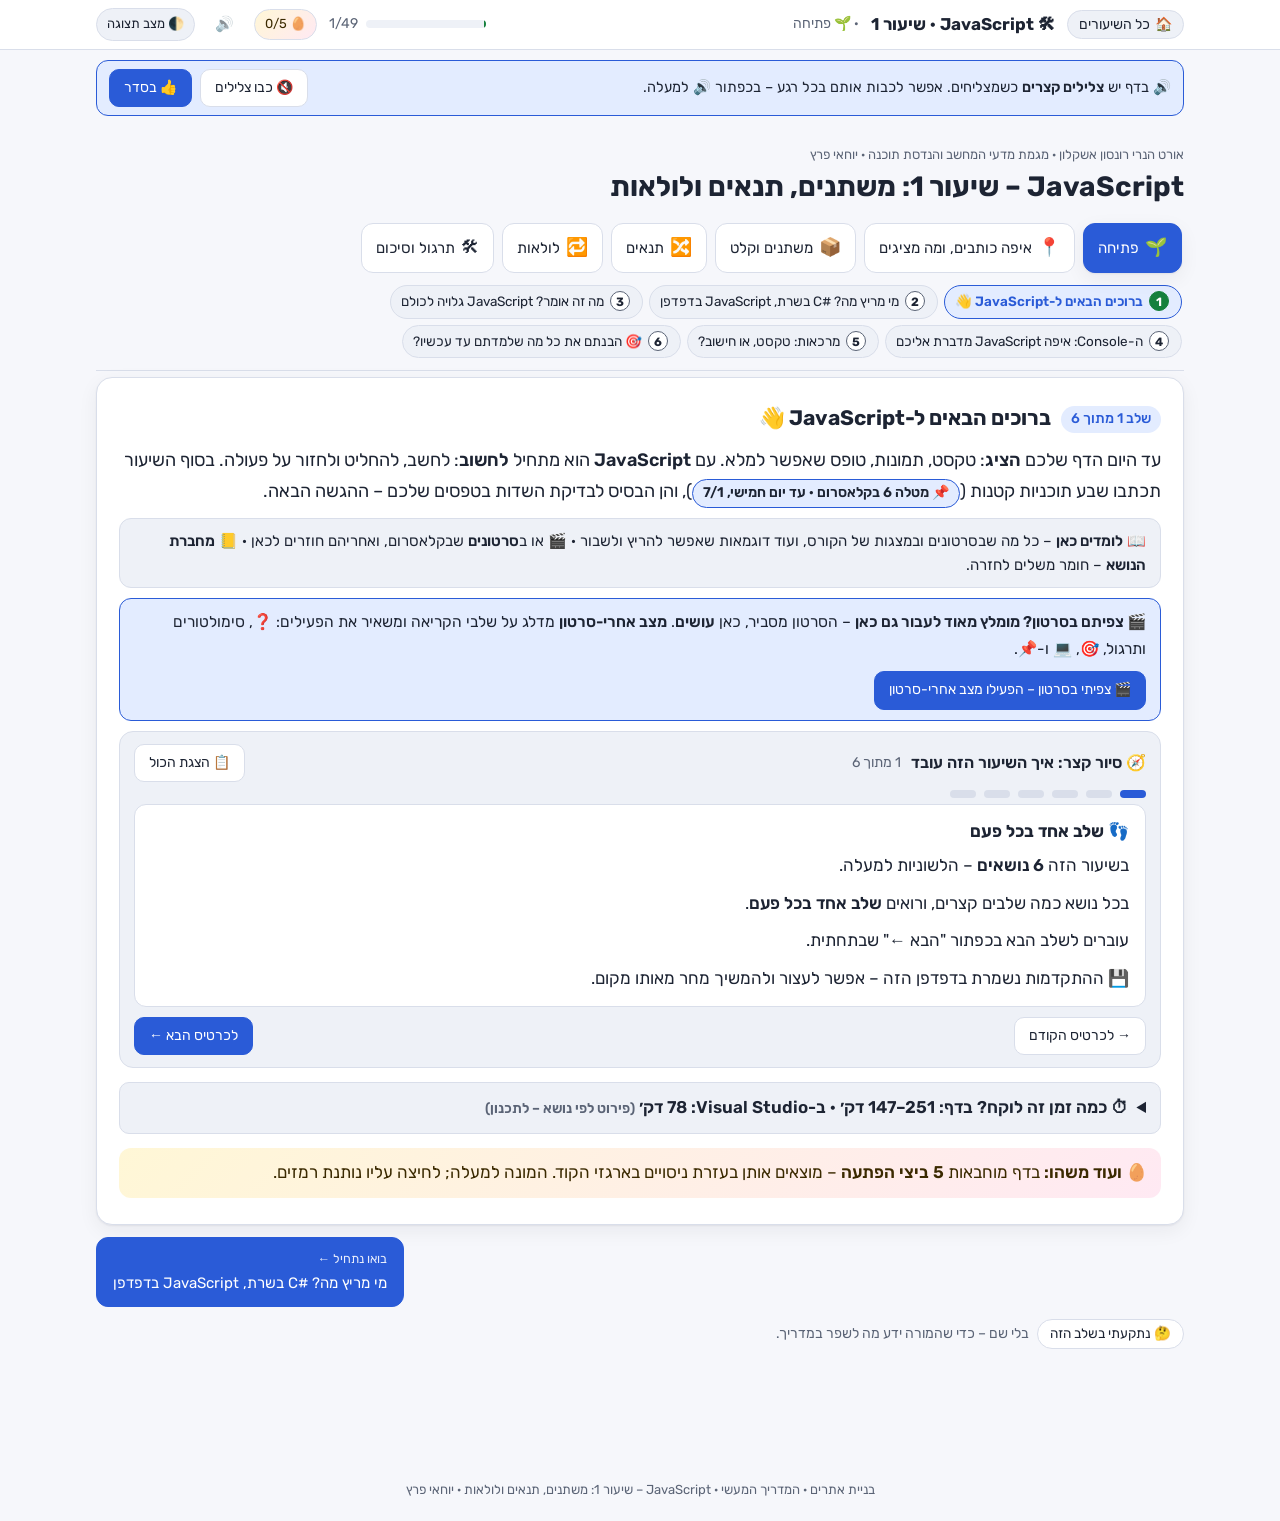
<file: js-basics.html>
<!DOCTYPE html>
<html lang="he" dir="rtl">
<head>
<meta charset="utf-8" />
<meta name="viewport" content="width=device-width, initial-scale=1" />
<title>JavaScript – שיעור 1: משתנים, תנאים ולולאות | המדריך המעשי</title>
<link rel="preconnect" href="https://fonts.googleapis.com" />
<link href="https://fonts.googleapis.com/css2?family=Rubik:wght@400;500;700&family=JetBrains+Mono:wght@400;600&display=swap" rel="stylesheet" />
<link rel="stylesheet" href="assets/course.css" />
<style>
/* lesson-local styles (engine styles stay in assets/course.css) */
.tl{display:grid;grid-template-columns:minmax(0,1fr) minmax(0,1fr);gap:8px 14px;margin:12px 0}
.tl .hd{font-weight:700;text-align:center;border-bottom:2px solid var(--line);padding-bottom:4px}
.tl .ev{border:2px dashed var(--line);border-radius:10px;padding:6px 10px;font-size:15px;line-height:1.5;opacity:.38;min-height:2.6em;transition:opacity .25s,border-color .25s,background .25s}
.tl .ev.none{border:0;opacity:0;min-height:0;padding:0}
.tl .ev.on{opacity:1;border-style:solid;border-color:var(--accent);background:var(--accent-soft)}
.tl .ev.cur{box-shadow:0 0 0 3px var(--accent)}
.tl .ev code{white-space:normal;overflow-wrap:anywhere}
.tlcap{min-height:3.2em;font-weight:500}
@media (max-width:560px){.tl{gap:6px 8px}.tl .ev{font-size:14px;padding:5px 7px}}
.what.jsw-wait{display:none!important}
.cmpj{width:100%;border-collapse:collapse;margin:10px 0}
.cmpj th,.cmpj td{border:1px solid var(--line);padding:6px 10px;text-align:start;vertical-align:top}
.cmpj th{background:var(--surface2)}
.cv .ln.cur{background:rgba(250,204,21,.22);border-left-color:#facc15}
.trace{display:grid;grid-template-columns:minmax(0,1fr) minmax(0,1fr);gap:10px 16px;margin:10px 0;align-items:start}
@media (max-width:760px){.trace{grid-template-columns:1fr}}
.trace table{width:100%;border-collapse:collapse;direction:ltr;text-align:center;font-family:"JetBrains Mono",monospace;font-size:15px}
.trace th,.trace td{border:1px solid var(--line);padding:4px 8px}
.trace th{background:var(--surface2)}
.trace td.new{background:var(--warn-soft);font-weight:700}
.trace td.t{color:var(--ok)}.trace td.f{color:var(--bad)}
.trace-cap{margin:8px 0 0;min-height:3.2em}
/* inline code is LTR: operators and digits (5 * 3 = 15, + - * /) must not flip inside Hebrew text */
main code{direction:ltr;unicode-bidi:isolate}
.nw{white-space:nowrap}
.tabdemo{border:1px solid var(--line);border-radius:12px;overflow:hidden;max-width:420px}
.stepbox code,.expect code,.vsbody code,td code{white-space:normal;overflow-wrap:anywhere}
code.brk{white-space:normal!important;overflow-wrap:anywhere}
.wrapcode .cv{white-space:pre-wrap;overflow-wrap:anywhere}
.cslbl{font-size:13px;color:var(--muted);margin:0 0 4px}
.compare>div{min-width:0}
.cxline{direction:ltr;text-align:left;font-family:"JetBrains Mono",Consolas,monospace;font-size:16px;line-height:2;overflow-wrap:anywhere;background:var(--code-bg);color:var(--code-text);padding:10px 16px;border-radius:10px;margin:10px 0;unicode-bidi:isolate}
</style>
</head>
<body data-lesson="js1" data-title="JavaScript – שיעור 1" data-next="javascript.html" data-next-name="כל שיעורי JavaScript" data-home="javascript.html" data-home-name="JavaScript">
<header class="topbar"><div class="in">
  <span class="brand">🛠 JavaScript · שיעור 1</span>
  <span class="now" id="now"></span>
  <span class="progress" title="שלבים שעברתם בשיעור"><span class="bar"><i id="progBar"></i></span> <span id="progTxt">0/0</span></span>
  <button class="eggbtn" id="eggBtn" type="button" title="ביצי הפתעה – לחצו לרמזים">🥚 <span id="eggCount">0/5</span></button>
  <button class="themebtn" id="themeBtn" type="button">🌓 מצב תצוגה</button>
</div></header>
<dialog id="eggDlg" aria-labelledby="eggTitle">
  <div class="dlg-h"><h3 id="eggTitle">🥚 ביצי הפתעה</h3><button class="btn" type="button" id="eggClose" aria-label="סגירה">✕</button></div>
  <p class="muted" id="eggIntro">בדף מוחבאות 5 ביצים. כל אחת נמצאת בעזרת משהו שלומדים בשיעור. תקועים? לחצו על "רמז נוסף".</p>
  <ul class="egglist" id="eggList"></ul>
  <form class="codebox" id="codeForm"><label for="codeIn">מצאתם קוד סודי?</label><input id="codeIn" autocomplete="off" spellcheck="false" placeholder="הקלידו כאן" /><button class="btn primary" type="submit">בדיקה</button></form>
  <p id="codeMsg" class="res-note"></p>
</dialog>
<div class="toast" id="toast" role="status" aria-live="polite"></div>
<div class="party" id="party" aria-hidden="true"></div>

<main>
<div class="lesson-head">
  <div class="school">אורט הנרי רונסון אשקלון · מגמת מדעי המחשב והנדסת תוכנה · יוחאי פרץ</div>
  <h1>JavaScript – שיעור 1: משתנים, תנאים ולולאות</h1>
</div>
<nav class="topics" id="topics" aria-label="נושאי השיעור"></nav>
<nav class="steps" id="steps" aria-label="השלבים בנושא"></nav>

<!-- ====================================================== 1. opening -->
<section class="topic" data-id="start" data-icon="🌱" data-title="פתיחה">
  <article class="spread welcome">
    <h3>ברוכים הבאים ל-JavaScript 👋</h3>
    <p class="lead">עד היום הדף שלכם <b>הציג</b>: טקסט, תמונות, טופס שאפשר למלא. עם <b>JavaScript</b> הוא מתחיל <b>לחשוב</b>: לחשב, להחליט ולחזור על פעולה. בסוף השיעור תכתבו שבע תוכניות קטנות (<span data-asg="6"></span>), והן הבסיס לבדיקת השדות בטפסים שלכם – ההגשה הבאה.</p>
    <div class="ways mini"><p>📖 <b>לומדים כאן</b> – כל מה שבסרטונים ובמצגות של הקורס, ועוד דוגמאות שאפשר להריץ ולשבור · 🎬 או ב<b>סרטונים</b> שבקלאסרום, ואחריהם חוזרים לכאן · 📒 <b>מחברת הנושא</b> – חומר משלים לחזרה.</p></div>
    <ol class="ctour" aria-label="🧭 סיור קצר: איך השיעור הזה עובד">
      <li data-t="👣 שלב אחד בכל פעם"><div class="ln">בשיעור הזה <b>6 נושאים</b> – הלשוניות למעלה.</div><div class="ln">בכל נושא כמה שלבים קצרים, ורואים <b>שלב אחד בכל פעם</b>.</div><div class="ln">עוברים לשלב הבא בכפתור "הבא ←" שבתחתית.</div><div class="ln">💾 ההתקדמות נשמרת בדפדפן הזה – אפשר לעצור ולהמשיך מחר מאותו מקום.</div></li>
      <li data-t="⌨ כותבים קוד – כאן, באמת"><div class="ln">בשלבים רבים יש <b>ארגז קוד</b>: עורך, ולצידו מה שהקוד עושה, וה-<b>Console</b> – החלון שמראה הודעות ושגיאות, כמו ב-F12 בדפדפן.</div><div class="ln">כותבים, לוחצים ▶ (או Ctrl+Enter), ורואים.</div><div class="ln">🔨 <b>"שברו בכוונה"</b> – כפתורים שמקלקלים את הקוד, כדי שתכירו את השגיאות האדומות <b>לפני</b> שהן קופצות לכם באמצע עבודה. אי אפשר לשבור כלום: "↺ התחלה מחדש" מחזיר הכול.</div><div class="ln">❓ לפני חלק מהתוצאות יש <b>שאלת ניחוש</b>. מותר לטעות – בשביל זה היא שם.</div></li>
      <li data-t="💻 בסוף כל נושא: עושים באמת"><div class="ln">שלב <b>"עכשיו אצלכם ב-Visual Studio"</b>: כותבים את אותה תוכנית בפרויקט שלכם, צעד אחרי צעד. התוכניות האלה הן <b>מטלה 6</b>.</div><div class="ln">🎯 אחריו – <b>בדיקת הבנה</b> קצרה, בלי ציון. טעיתם? היא תראה לאיזה שלב לחזור.</div></li>
      <li data-t="🆘 נתקעתם?"><div class="ln">בכל "עכשיו אצלכם" יש 🔧 <b>רשימת בדיקה</b> – בודקים לפי הסדר.</div><div class="ln">הקוד כתב שגיאה באנגלית? בארגז הקוד מופיע ליד השגיאה הסבר בעברית: <b>"🔎 מה זה אומר?"</b></div><div class="ln">עדיין תקועים? 🆘 <b>"ככה שואלים"</b>: את <b>המנטור</b> – כשהקוד לא עובד, או את <b>המחברת</b> בקלאסרום – כשלא הבנתם משהו בחומר.</div></li>
      <li data-t="📌 מה מגישים"><div class="ln"><span data-asg="6"></span> – שבע תוכניות: ארבע על משתנים ותנאים ושלוש על לולאות. מי שעבר את השיעור הזה יודע לכתוב את כולן.</div><div class="ln">בנושא "תרגול וסיכום" יש רשימה, וכל סעיף בה מקושר לשלב שמלמד אותו (<a href="#" data-go="practice:3">מטלה 6</a>).</div><div class="ln">המטלה היא <b>תרגול בלי ציון</b>, אבל <b>ההגשה חובה</b>: משוב על הגשה 2 ניתן רק למי שהגיש את מטלות התרגול שלפניה.</div></li>
      <li data-t="⏳ לפני שמתחילים"><div class="ln">פתחו ב-Visual Studio את <b>הפרויקט שלכם</b>. <span class="not">אין צורך</span> להתקין כלום – JavaScript רץ בדפדפן.</div><div class="ln">כדאי להיות עם Chrome או Edge (השגיאות שתראו כאן הן בדיוק שלהם).</div><div class="ln">למדתם C#? מצוין: הרבה מהשיעור הזה <b>זהה</b> – והמדריך מסמן בדיוק איפה זה שונה (🔗).</div><div class="ln">🖥 בשלבי 💻 הכי נוח: הדף הזה בחצי מסך, ו-Visual Studio בחצי השני.</div></li>
    </ol>
    <div class="eggnote">🥚 <b>ועוד משהו:</b> בדף מוחבאות <b><span class="eggn">5</span> ביצי הפתעה</b> – מוצאים אותן בעזרת ניסויים בארגזי הקוד. המונה למעלה; לחיצה עליו נותנת רמזים.</div>
  </article>

  <article class="spread act">
    <h3>מי מריץ מה? C# בשרת, JavaScript בדפדפן</h3>
    <div class="ln">בשיעור 6 ב-HTML &amp; CSS (<a href="razor.html">Razor</a>) למדתם: השרת מריץ את ה-<bdi>C#</bdi> שבדף Razor, ושולח לדפדפן רק <b>תוצאה</b>.</div>
    <div class="ln">עכשיו נכתוב קוד שהולך ל<b>דפדפן</b>. הנה דף HTML שיש בו שורה אחת של JavaScript:</div>
    <div class="codeblock"><pre data-code="html">
&lt;h1&gt;פיצה דני&lt;/h1&gt;
&lt;script&gt;
  alert("ברוכים הבאים");
&lt;/script&gt;
</pre></div>
    <div class="ln muted">שתי מילים חדשות, רק כדי שיהיה ברור מה רואים: <code>&lt;script&gt;</code> היא התגית שמחזיקה JavaScript בתוך הדף, ו-<code>alert("…")</code> פותחת חלון קופץ עם הודעה. את שתיהן נלמד בנושא הבא.</div>
    <div class="predict" id="p11"></div>
    <div id="tlBox">
      <div class="tl" id="tl" aria-label="מה קורה ומי עושה את זה, לפי הסדר">
        <div class="hd">🖥 השרת (המחשב של פיצה דני)</div><div class="hd">🌐 הדפדפן (המחשב של הגולש)</div>
        <div class="ev none"></div><div class="ev" data-s="0">מבקש את הדף: כתובת <code>/HTML/menu.html</code></div>
        <div class="ev" data-s="1">מקבל את הבקשה, ומוצא את הקובץ</div><div class="ev none"></div>
        <div class="ev" data-s="2">שולח את הקובץ <b>כטקסט</b>, כולל שורת ה-script. הוא <span class="not">לא</span> מריץ אותה</div><div class="ev none"></div>
        <div class="ev none"></div><div class="ev" data-s="3">מקבל טקסט. ה-JavaScript <b>עדיין לא רץ</b></div>
        <div class="ev none"></div><div class="ev" data-s="4">קורא את הדף מלמעלה למטה: <code>&lt;h1&gt;</code> ← מציג כותרת</div>
        <div class="ev none"></div><div class="ev" data-s="5">מגיע ל-<code>&lt;script&gt;</code> ← <b>מריץ אותו כאן</b>: הגולש רואה חלון</div>
      </div>
      <p class="tlcap" id="tlCap" aria-live="polite"></p>
      <div class="ctrls" id="tlCtrls"><button class="btn primary" type="button" id="tlGo">▶ הציגו שלב אחר שלב</button></div>
    </div>
    <div class="what" id="w11">
      <div>השרת רק <b>שולח</b> את הקובץ – כטקסט. ה-JavaScript מגיע לדפדפן כמו שהוא.</div>
      <div>מי שמריץ אותו הוא <b>הדפדפן של הגולש</b>, על המחשב של הגולש.</div>
    </div>
  </article>

  <article class="spread act">
    <h3>מה זה אומר? JavaScript גלויה לכולם</h3>
    <div class="ln">הציר שראיתם מוביל לשתי מסקנות חשובות.</div>
    <div class="ln"><b>1. כל אחד יכול לקרוא את הקוד.</b> ב-Ctrl+U רואים את ה-HTML של הדף, ומשם פותחים גם את קובץ ה-JavaScript שהוא מחבר.</div>
    <div class="ln">לכן <span class="not">לא</span> כותבים ב-JavaScript סיסמאות.</div>
    <div class="ln"><b>2. אי אפשר לסמוך עליו להגנה.</b> מי שרוצה, משנה אותו או מכבה אותו בדפדפן שלו.</div>
    <div class="ln">בדיקות בצד הדפדפן (כמו "השדה ריק") נועדו לעזור לגולש. את האבטחה האמיתית עושה השרת – בהמשך השנה.</div>
    <table class="ref">
      <tr><th>השאלה</th><th><bdi>C#</bdi> ו-JavaScript</th></tr>
      <tr><td>איפה רץ</td><td>
        <div><b><bdi>C#</bdi> בדף Razor:</b> בשרת.</div>
        <div><b>JavaScript:</b> בדפדפן של הגולש.</div>
      </td></tr>
      <tr><td>מתי</td><td>
        <div><b><bdi>C#</bdi>:</b> לפני שהדף נשלח.</div>
        <div><b>JavaScript:</b> אחרי שהדף הגיע.</div>
      </td></tr>
      <tr><td>מה הדפדפן רואה</td><td>
        <div><b><bdi>C#</bdi>:</b> רק את התוצאה.</div>
        <div><b>JavaScript:</b> את הקוד עצמו – כל אחד יכול לפתוח אותו.</div>
      </td></tr>
      <tr><td>לשם מה</td><td>
        <div><b><bdi>C#</bdi>:</b> לבנות את הדף, לגשת לבסיס הנתונים.</div>
        <div><b>JavaScript:</b> להגיב לגולש: לבדוק שדות, לחשב, לשנות את הדף.</div>
      </td></tr>
    </table>
    <div class="tip">☕ <b>JavaScript אינה Java.</b> השמות דומים רק מסיבות שיווקיות מלפני 30 שנה – אלה שתי שפות שונות לגמרי.</div>
  </article>

  <article class="spread act">
    <h3>ה-Console: איפה JavaScript מדברת אליכם</h3>
    <div class="ln">את F12 אתם כבר מכירים משיעורי HTML – שם ראיתם שגיאות אדומות כמו 404.</div>
    <div class="ln">בלשונית <b>Console</b> גם JavaScript כותבת: הודעות שהיא רוצה להראות לכם, ושגיאות.</div>
    <div class="ln">הפקודה שכותבת ל-Console: <code>console.log(…)</code>. בין הסוגריים כותבים מה להדפיס – טקסט כותבים בין <b>מרכאות</b>.</div>
    <div class="ln">כאן בארגז יש Console משלכם. הריצו, ושנו את ההודעה הראשונה לשם שלכם:</div>
    <div id="jsb1"></div>
    <div class="what" id="w12a">
      <div>כל <code>console.log</code> הדפיסה שורה אחת ב-Console – לפי הסדר שבקוד.</div>
      <div>זה אותו Console שרואים ב-F12 בדפדפן.</div>
    </div>
    <div class="bridge">
      <div>ב-<bdi>C#</bdi> כתבתם <code>Console.WriteLine("…");</code>. כאן: <code>console.log("…");</code> – <b>c קטנה</b>, ואחרי <code>log</code> אין <code>Line</code>.</div>
      <div>גם כאן שמים <code>;</code> בסוף כל פקודה – בקורס תמיד, כמו ב-<bdi>C#</bdi>. (JavaScript מרשה לפעמים לוותר עליו, אבל אנחנו לא סומכים על זה.)</div>
      <div>וגם כאן אותיות גדולות וקטנות הן שני דברים שונים.</div>
    </div>
  </article>

  <article class="spread act">
    <h3>מרכאות: טקסט, או חישוב?</h3>
    <div class="ln">ב-<code>console.log</code> אפשר לכתוב גם חישוב. הנה שלוש שורות. נחשו מה יופיע – ואז הריצו:</div>
    <div class="predict" id="p12"></div>
    <div id="jsb1b"></div>
    <div class="what" id="w12">
      <div>כל מה שבין <b>מרכאות</b> הוא <b>טקסט</b>: JavaScript מציגה אותו בדיוק כמו שהוא, גם אם כתוב בו <code>2 + 3</code>.</div>
      <div>מה שאין בו מרכאות הוא <b>קוד</b>: JavaScript מבצעת אותו.</div>
      <div>ב-🔨 הראשון, <code>שלום</code> בלי מרכאות נראה לה כמו <b>שם של משהו</b>, ולא כמו טקסט. על השמות האלה נלמד בנושא "משתנים וקלט".</div>
    </div>
  </article>

  <article class="spread cpstep">
    <h3>🎯 הבנתם את כל מה שלמדתם עד עכשיו?</h3>
    <div id="cpStart"></div>
  </article>
</section>

<!-- ====================================================== 2. where + output -->
<section class="topic" data-id="where" data-icon="📍" data-title="איפה כותבים, ומה מציגים">
  <article class="spread act">
    <h3>איפה כותבים JavaScript? בתגית script – ועדיף בקובץ נפרד</h3>
    <div class="ln">JavaScript נכנסת לדף HTML דרך התגית <code>&lt;script&gt;</code>.</div>
    <div class="ln">יש שתי דרכים, ובדיוק כמו ב-CSS – <b>קובץ נפרד עדיף</b>:</div>
    <div class="compare">
      <div><p class="cslbl"><b>א. כותבים בתוך הדף</b> – טוב לניסוי קטן</p><div class="codeblock"><pre data-code="html">
&lt;body&gt;
  &lt;h1&gt;פיצה דני&lt;/h1&gt;
  &lt;script&gt;
    console.log("שלום");
  &lt;/script&gt;
&lt;/body&gt;
</pre></div></div>
      <div><p class="cslbl"><b>ב. בקובץ js נפרד</b> – כך נעבוד</p><div class="codeblock"><pre data-code="html">
&lt;body&gt;
  &lt;h1&gt;פיצה דני&lt;/h1&gt;
  &lt;script src="../js/practice.js"&gt;&lt;/script&gt;
&lt;/body&gt;
</pre></div><p class="cslbl">והקובץ <code>wwwroot/js/practice.js</code> מכיל רק: <code>console.log("שלום");</code></p></div>
    </div>
    <div class="ln"><b>למה קובץ נפרד?</b></div>
    <ul class="how">
      <li>אותו קוד משמש כמה דפים.</li>
      <li>הדף נשאר נקי – HTML בלבד.</li>
      <li>מתקנים <span class="where">במקום אחד</span> – כמו קובץ ה-css של האתר.</li>
    </ul>
    <div class="ln">ב-<code>src</code> כותבים איפה הקובץ נמצא – בדיוק כמו ב-<code>src</code> של תמונה.</div>
    <div class="trap">
      <div>גם כש-<code>src</code> קיים ואין שום דבר בין שתי התגיות – <b>חייבים</b> תגית סוגרת: <code>&lt;script src="…"&gt;&lt;/script&gt;</code>.</div>
      <div>הצורה <code>&lt;script src="…" /&gt;</code> <span class="not">לא עובדת</span>: הדפדפן "אוכל" את שאר הדף.</div>
    </div>
  </article>

  <article class="spread act">
    <h3>איפה בדף? בסוף ה-body</h3>
    <div class="ln">את תגית ה-script כותבים <span class="where">בסוף ה-body</span>, ממש לפני <code>&lt;/body&gt;</code> – <span class="not">לא</span> בראש הדף.</div>
    <div class="ln"><b>למה?</b> הדפדפן קורא את הדף מלמעלה למטה.</div>
    <div class="ln">תגיות שנמצאות <b>מתחת</b> לסקריפט עדיין לא קיימות כשהוא רץ.</div>
    <div class="ln">בשיעור הזה המיקום עוד <span class="not">לא</span> משפיע על התוצאה. בהמשך, כשהקוד יעדכן את הדף, הוא חייב למצוא תגיות שכבר קיימות.</div>
    <div class="codeblock"><pre data-code="html">
&lt;body&gt;
  &lt;h1&gt;פיצה דני&lt;/h1&gt;
  &lt;p&gt;מרגריטה 45 שקל&lt;/p&gt;
  &lt;script src="../js/practice.js"&gt;&lt;/script&gt;
&lt;/body&gt;
</pre></div>
    <div class="ln">כל תגיות הדף כבר קיימות כשהסקריפט רץ.</div>
  </article>

  <article class="spread act">
    <h3>הנתיב אל הקובץ: <code>../js/practice.js</code></h3>
    <div class="ln">ב-<code>src</code> כותבים את <b>הנתיב</b>: איך מגיעים מהדף אל הקובץ.</div>
    <div class="ln">הדף שלכם ב-<code>wwwroot/HTML</code>, והקובץ ב-<code>wwwroot/js</code>. הנתיב בנוי משלושה חלקים:</div>
    <div class="cxline"><span class="cx cx-1">../</span><span class="cx cx-2">js/</span><span class="cx cx-3">practice.js</span></div>
    <table class="ref">
      <tr><th>החלק</th><th>מה הוא אומר</th></tr>
      <tr><td><span class="cx cx-1">../</span></td><td>
        <div>עולים תיקייה אחת: מהתיקייה <code>HTML</code> אל <code>wwwroot</code>.</div>
      </td></tr>
      <tr><td><span class="cx cx-2">js/</span></td><td>
        <div>נכנסים לתיקייה <code>js</code>. היא כבר קיימת בפרויקט – קיבלתם אותה יחד עם <code>css</code> ו-<code>lib</code>.</div>
      </td></tr>
      <tr><td><span class="cx cx-3">practice.js</span></td><td>
        <div>הקובץ עצמו.</div>
      </td></tr>
    </table>
    <div class="bridge">
      <div>זה בדיוק כמו <code>../Img/pizza.jpg</code> בתמונות.</div>
      <div>בדף <b>Razor</b> הנתיב הוא <code>~/js/practice.js</code> – כמו <code>~/Img/…</code> (שיעור 6 ב-HTML &amp; CSS, <a href="razor.html#paths-3">הנתיבים ב-Razor</a>).</div>
      <div>את זה נעשה בפרויקט שלכם בסוף השיעור.</div>
    </div>
  </article>

  <article class="spread act">
    <h3>שלוש דרכים להציג משהו</h3>
    <div class="ln">JavaScript יכולה להראות דברים בשלושה מקומות. הקוד בארגז עושה את שלושתם – שורה אחת לכל מקום.</div>
    <div class="ln">נחשו, ואז הריצו:</div>
    <div class="predict" id="p21"></div>
    <div id="jsb2"></div>
    <div class="what" id="w21">
      <div><b>console.log</b> כותבת <span class="where">ל-Console</span>: מקום למפתחים (אתם!). הגולש <span class="not">לא</span> רואה אותו.</div>
      <div><b>alert</b> פותחת <b>חלון קופץ</b>, והקוד <b>עומד וממתין</b> עד שלוחצים אישור.</div>
      <div><b>document.write</b> כותבת <span class="where">לתוך הדף</span>, ומותר לכתוב בה גם תגיות HTML – כמו <code>&lt;h2&gt;</code>.</div>
      <div>בתרגילים של השיעור (ובסרטון) תשתמשו הרבה ב-<code>document.write</code>, כדי לראות את התוצאה בדף עצמו. ב-<code>console.log</code> משתמשים כשרוצים לבדוק משהו בלי להפריע לגולש.</div>
    </div>
    <div class="tip">רוצים שורה חדשה בין שני <code>document.write</code>? כותבים בסוף <code>&lt;br&gt;</code> – כי דף HTML <span class="not">לא</span> יורד שורה לבד. (<code>document.writeln</code>, שמופיעה בסרטון, <span class="not">לא</span> עושה את זה בדף: היא רק יורדת שורה בקוד המקור.)</div>
  </article>

  <article class="spread act">
    <h3>מה קורה כש-<code>document.write</code> רצה אחרי שהדף נטען?</h3>
    <div class="ln">לפני שנסתמך עליה, בדיקה אחת.</div>
    <div class="ln">בדף שבארגז יש כפתור, ובלחיצה עליו נכתב: <code>document.write("הפיצה נוספה")</code>. (איך כפתור מפעיל קוד – בשיעור 2 ב-JavaScript.)</div>
    <div class="ln">הכתיבה קורית <b>אחרי שהדף כבר נטען</b>. נחשו מה יקרה:</div>
    <div class="predict" id="p22"></div>
    <p class="muted" style="margin:6px 0">קודם ▶ הריצו – הדף נטען בחלון. ואז לחצו על הכפתור שבתוכו.</p>
    <div id="jsb3"></div>
    <div class="what" id="w22">
      <div><code>document.write</code> שרצה <b>בזמן שהדף נטען</b> – מוסיפה טקסט <span class="where">במקום שבו נמצא הסקריפט</span>.</div>
      <div>אבל אחרי שהדף נטען, קריאה אליה <b>מחליפה את הדף כולו</b> בדף חדש – והדף הקודם נעלם.</div>
      <div>לכן היא טובה לתרגילים ראשונים, ו<span class="not">לא</span> לדף אמיתי.</div>
      <div><b>בסרטון</b> תראו אותה, וכך נתרגל גם כאן. בשיעור 2 ב-JavaScript נכיר דרך שמשנה רק חלק מהדף – <code>innerHTML</code>.</div>
    </div>
  </article>

  <article class="spread vsstep">
    <h3>💻 עכשיו אצלכם ב-Visual Studio</h3>
    <div class="ln">יוצרים בפרויקט שלכם דף תרגול וקובץ JavaScript ראשון.</div>
    <div class="ln">בקובץ ובדף האלה תשתמשו לכל התוכניות של השיעור.</div>
    <ol class="vsdo">
      <li><div class="ln">האתר רץ? עצרו אותו (■).</div></li>
      <li><div class="ln"><span class="where">ב-Solution Explorer</span> פתחו את <b>wwwroot</b>: התיקייה <b>js</b> כבר שם (היא הגיעה עם הפרויקט, יחד עם css ו-lib). <span class="not">לא</span> צריך ליצור אותה.</div><div class="ln">אין אצלכם תיקייה בשם js? קליק ימני <span class="where">על <b>wwwroot</b></span> &rlm;←&rlm; <b>Add</b> &rlm;←&rlm; <b>New Folder</b> &rlm;←&rlm; <b>js</b>.</div></li>
      <li><div class="ln"><b>קליק ימני</b> <span class="where">על <b>js</b></span> &rlm;←&rlm; <b>Add</b> &rlm;←&rlm; <b>New Item...</b> &rlm;←&rlm; בחרו <b><bdi>JavaScript File</bdi></b> &rlm;←&rlm; בשדה Name כתבו <b>practice.js</b> &rlm;←&rlm; <b>Add</b>.</div><div class="ln">לא רואים את <bdi>JavaScript File</bdi>? חפשו <bdi>javascript</bdi> בתיבת החיפוש שבחלון.</div></li>
      <li><div class="ln"><span class="where">בקובץ practice.js</span> כתבו את שתי השורות האלה:</div>
        <div class="codeblock"><button class="copy" type="button">העתקה</button><pre data-code="js">
// Assignment 6 programs
console.log("שלום מהקובץ שלי");
</pre></div>
        <div class="ln">השורה הראשונה היא <b>הערה</b>: JavaScript מתעלמת ממנה, והיא נועדה לבני אדם. כל הערה נפתחת ב-<code>//</code>.</div>
        <div class="ln">טיפ: ב-Visual Studio מסמנים שורות ולוחצים <kbd>Ctrl+K</kbd> ואז <kbd>Ctrl+C</kbd> – והן הופכות להערה.</div></li>
      <li><div class="ln">צרו דף HTML: קליק ימני <span class="where">על <b>wwwroot/HTML</b></span> &rlm;←&rlm; <b>Add</b> &rlm;←&rlm; <b>New Item...</b> &rlm;←&rlm; <b><bdi>HTML Page</bdi></b> &rlm;←&rlm; שם: <b>js-practice.html</b>.</div></li>
      <li><div class="ln">בדף החדש <span class="where">החליפו את השורה <code>&lt;html&gt;</code></span> ב-<code>&lt;html lang="he" dir="rtl"&gt;</code> – כמו בשיעורי HTML. בלי זה הכותרת העברית תופיע בצד שמאל.</div></li>
      <li><div class="ln"><span class="where">בין תגיות ה-body</span> כתבו כותרת, ו<span class="where">ממש לפני <code>&lt;/body&gt;</code></span> את תגית ה-script:</div>
        <div class="codeblock"><button class="copy" type="button">העתקה</button><pre data-code="html">
&lt;h1&gt;תרגול JavaScript&lt;/h1&gt;
&lt;script src="../js/practice.js"&gt;&lt;/script&gt;
</pre></div></li>
      <li><div class="ln">שמרו את שני הקבצים (Ctrl+S).</div></li>
      <li><div class="ln">הריצו את האתר (▶ הירוק).</div></li>
      <li><div class="ln"><span class="where">בשורת הכתובת</span>, אחרי מספר הפורט, כתבו <code>/HTML/js-practice.html</code> ולחצו Enter.</div></li>
      <li><div class="ln">פתחו <b>F12</b> &rlm;←&rlm; <span class="where"><b>Console</b></span>: ההודעה שלכם שם.</div></li>
      <li><div class="ln">🧪 <b>נסו לשנות:</b> הוסיפו <span class="where">בקובץ practice.js</span> שורה <code>alert("עובד!");</code> ושמרו (Ctrl+S).</div></li>
      <li><div class="ln">רעננו את הדף <span class="where">בדפדפן</span> עם <b>Ctrl+F5</b>.</div><div class="ln"><b>למה Ctrl+F5?</b> הדפדפן שומר עותק של קבצי js (כמו של css), ו-F5 רגיל עלול להציג את הישן. Ctrl+F5 מכריח אותו להוריד מחדש.</div></li>
    </ol>
    <div class="expect">
      <div>בדף מופיע חלון קופץ "עובד!". לוחצים אישור, והדף מוצג: הכותרת "תרגול JavaScript".</div>
      <div>ב-F12 ‏←‏ Console: <code>שלום מהקובץ שלי</code> – ומימין שם הקובץ <code>practice.js:2</code> ומספר השורה. (מספר השורה הזה יעזור לכם בהמשך למצוא שגיאות.)</div>
    </div>
    <div class="trouble" id="trWhere"></div>
  </article>

  <article class="spread cpstep">
    <h3>🎯 הבנתם את כל מה שלמדתם עד עכשיו?</h3>
    <div id="cpWhere"></div>
  </article>
</section>

<!-- ====================================================== 3. variables + input -->
<section class="topic" data-id="vars" data-icon="📦" data-title="משתנים וקלט">
  <article class="spread act">
    <h3>משתנה: קופסה עם שם – בלי לכתוב מה הסוג</h3>
    <div class="ln"><b>משתנה</b> שומר ערך בשם, כדי להשתמש בו שוב. מגדירים אותו כך:</div>
    <div class="cxline"><span class="cx cx-1">let</span> <span class="cx cx-2">price</span> = <span class="cx cx-3">45</span>;</div>
    <table class="ref">
      <tr><th>החלק</th><th>מה הוא אומר</th></tr>
      <tr><td><span class="cx cx-1">let</span></td><td>
        <div>"עכשיו מגדירים משתנה חדש."</div>
      </td></tr>
      <tr><td><span class="cx cx-2">price</span></td><td>
        <div>השם. את השם בוחרים לבד.</div>
        <div>אותיות גדולות וקטנות הן שני שמות שונים: <code>price</code> <span class="not">אינו</span> <code>Price</code>.</div>
      </td></tr>
      <tr><td><code>=</code></td><td>
        <div>שמים את מה שמימין בתוך המשתנה שמשמאל.</div>
      </td></tr>
      <tr><td><span class="cx cx-3">45</span></td><td>
        <div>הערך: מספר, או טקסט בין מרכאות.</div>
      </td></tr>
      <tr><td><code>;</code></td><td>
        <div>סוף הפקודה. בקורס תמיד כותבים אותו, כמו ב-<bdi>C#</bdi>.</div>
      </td></tr>
    </table>
    <div class="ln">בארגז: שני משתנים, ושורה שמדפיסה אותם. <code>console.log</code> מדפיסה כמה ערכים אם מפרידים ביניהם בפסיק – כולם באותה שורה.</div>
    <div class="ln">הריצו (▶), ומתחת לארגז ייפתח הסבר: מה קרה פה.</div>
    <div id="jsb4a"></div>
    <div class="what" id="w31a">
      <div>הוגדרו שני משתנים והודפסו, באותה שורה: <code>מרגריטה 45</code>.</div>
    </div>
    <div class="bridge">
      <div>ב-<bdi>C#</bdi> כתבתם <code>int price = 45;</code> – עם <b>סוג</b>. ב-JavaScript אין סוג בהגדרה: <code>let price = 45;</code>, והמחשב מבין לבד.</div>
    </div>
    <div class="tip">📼 <b>בסרטון תראו <code>var</code></b>. אצלנו תמיד <code>let</code>: <code>var</code> מרשה להגדיר אותו שם פעמיים ולהשתמש בו לפני ההגדרה, ושני הדברים האלה מסתירים טעויות. מי שכותב <code>var</code> לא מקלקל כלום.</div>
  </article>

  <article class="spread act">
    <h3>לשנות ערך: כותבים את השם <span class="not">בלי</span> <code>let</code></h3>
    <div class="ln">המשתנה כבר קיים, ורוצים לשנות את הערך שלו?</div>
    <div class="ln">כותבים רק את השם, <span class="not">בלי</span> <code>let</code> – כי <code>let</code> מגדיר משתנה <b>חדש</b>.</div>
    <div class="ln">למשל <code>price = price + 5;</code> – "הערך הישן ועוד 5", ושמים אותו חזרה ב-<code>price</code>.</div>
    <div class="ln">בארגז שלוש שורות. נחשו מה יודפס, ואז הריצו:</div>
    <div class="predict" id="p2v"></div>
    <div id="jsb4b"></div>
    <div class="what" id="w31b">
      <div>שורה 2 רצה לפני ההדפסה: <code>price</code> היה 45, ועכשיו הוא 50.</div>
      <div>ה-<code>45</code> כבר <b>לא</b> בתוך <code>price</code>: במשתנה יש תמיד רק הערך האחרון שהוצב בו.</div>
    </div>
    <div class="bridge">
      <div><b>עד היום</b> ב-<bdi>C#</bdi> משתנה מסוג <code>int</code> החזיק רק מספרים שלמים, ושמירת טקסט בתוכו הייתה שגיאה. <b>מהיום</b> – ב-JavaScript הסוג שייך ל<b>ערך</b> שבתוך המשתנה, ולא למשתנה עצמו, ולכן אפשר להציב בו אחר כך גם טקסט. נסו 🔨 "ערך מסוג אחר".</div>
      <div>אצלנו נמנעים מזה: משתנה אחד – סוג אחד, כדי לא להתבלבל.</div>
    </div>
  </article>

  <article class="spread act">
    <h3>סוגים: string, number, boolean – ו-<code>typeof</code></h3>
    <div class="ln">לכל ערך יש <b>סוג</b>. שלושה סוגים להכיר: <code>string</code> (טקסט), <code>number</code> (מספר), <code>boolean</code> (אמת או שקר – <code>true</code> או <code>false</code>).</div>
    <div class="ln">והפקודה <code>typeof x</code> אומרת <b>מאיזה סוג</b> הערך של <code>x</code>.</div>
    <div class="predict" id="p31"></div>
    <div id="jsb4"></div>
    <div class="what" id="w31">
      <div>הפקודה <code>typeof</code> אומרת מאיזה <b>סוג</b> הערך. בטבלה – שלושת הסוגים:</div>
      <table class="ref">
        <tr><th>סוג</th><th>מה זה</th></tr>
        <tr><td><code>number</code></td><td>
          <div>מספר: <code>45</code> או <code>3.15</code>.</div>
          <div>ב-<bdi>C#</bdi> היו <code>int</code> ו-<code>double</code> – כאן <b>שניהם</b> סוג אחד.</div>
        </td></tr>
        <tr><td><code>string</code></td><td>
          <div>טקסט, תמיד בין מרכאות: <code>"מרגריטה"</code>.</div>
          <div>ב-<bdi>C#</bdi>: <code>string</code>.</div>
        </td></tr>
        <tr><td><code>boolean</code></td><td>
          <div>אמת או שקר: <code>true</code> או <code>false</code>, <span class="not">בלי</span> מרכאות.</div>
          <div>ב-<bdi>C#</bdi>: <code>bool</code>.</div>
        </td></tr>
      </table>
    </div>
  </article>

  <article class="spread act">
    <h3>+ מחבר מספרים – ומדביק טקסטים</h3>
    <div class="ln">כמו ב-<bdi>C#</bdi>: <code>+</code> בין שני <b>מספרים</b> מחבר.</div>
    <div class="ln">בין שני <b>טקסטים</b> הוא <b>מדביק</b> אותם (בתכנות: מחרוזות, <code>string</code>).</div>
    <div class="ln">ומה כש-<code>5</code> כתוב <b>בין מרכאות</b>? נחשו מה תדפיס שורה 2, ואז הריצו:</div>
    <div class="predict" id="p32"></div>
    <div id="jsb5"></div>
    <div class="what" id="w32">
      <div><code>5 + 3</code> – שני מספרים, ולכן מחברים: <code>8</code>.</div>
      <div><code>"5" + "3"</code> – שני <b>טקסטים</b>, ולכן מדביקים: <code>53</code>.</div>
      <div>בשורה 3 הרווח <code>" "</code> הוא טקסט של תו אחד, שמפריד בין שני השמות.</div>
      <div>הכלל: אם יש לפחות <b>טקסט אחד</b> – <code>+</code> מדביק. (נסו 🔨.)</div>
    </div>
    <div class="bridge">ב-<bdi>C#</bdi> זה אותו דבר: <code>"5" + 3</code> נותן <code>"53"</code>.</div>
  </article>

  <article class="spread act">
    <h3>כפל של טקסטים: JavaScript ממירה למספרים – ויש <code>NaN</code></h3>
    <div class="ln">ב-<bdi>C#</bdi>, <code>"5" * "3"</code> לא מתקמפל בכלל. ב-JavaScript הוא רץ.</div>
    <div class="ln">נחשו מה יודפס, ואז הריצו:</div>
    <div class="predict" id="p32b"></div>
    <div id="jsb5b"></div>
    <div class="what" id="w32b">
      <div>לכפל אין משמעות בטקסט, אז JavaScript <b>ממירה</b> את הטקסטים למספרים ומחשבת: <code>15</code>.</div>
      <div>הכלל: <code>+</code> עם טקסט = הדבקה. <code>-</code> <code>*</code> <code>/</code> = חישוב (ממירים למספרים).</div>
      <div>בעוד רגע נקלוט מספרים מהגולש – והכלל הזה יציל אתכם מבאג.</div>
      <div>ובלחיצה על 🔨 "כופלים במילה": <code>NaN</code> (Not a Number, "אינו מספר"). זו <span class="not">לא</span> שגיאה אדומה: JavaScript <span class="not">לא</span> עוצרת, והחישוב ממשיך עם ערך חסר משמעות – ולכן צריך לחפש אותו בעצמכם.</div>
    </div>
    <div class="bridge">ב-<bdi>C#</bdi> המחשב עוצר אתכם בקומפילציה. JavaScript מנסה "להבין" – וזה נוח, ומסוכן.</div>
  </article>

  <article class="spread act">
    <h3>קלט מהגולש: <code>prompt</code> – והוא תמיד טקסט</h3>
    <div class="ln">הפקודה <code>prompt("שאלה")</code> פותחת חלון עם שדה, ו<b>מחזירה</b> את מה שהגולש הקליד.</div>
    <div class="ln">בארגז שמים את מה שחזר במשתנה: <code>let a = prompt("…");</code>. נחשו מה יודפס:</div>
    <div class="predict" id="p33"></div>
    <p class="muted" style="margin:6px 0">כשיקפצו החלונות: כתבו 5, ואחרי זה 3.</p>
    <div id="jsb6a"></div>
    <div class="what" id="w33">
      <div><code>prompt</code> מחזיר <b>טקסט</b> – גם אם הוקלד מספר. הגולש יכול להקליד כל דבר, גם מילה, ו-JavaScript <span class="not">לא</span> מנחשת.</div>
      <div>הקוד חיבר <b>שני טקסטים</b>: <code>"5" + "3"</code> = <code>53</code>.</div>
      <div>בשלב הבא – איך הופכים טקסט למספר.</div>
    </div>
  </article>

  <article class="spread act">
    <h3><code>parseInt</code>: הופך טקסט למספר</h3>
    <div class="ln">כדי לחשב עם מה שהגולש הקליד, עוטפים כל <code>prompt</code> ב-<code>parseInt( … )</code>.</div>
    <div class="ln">התוצאה היא <b>מספר</b> – ואז <code>+</code> מחשב.</div>
    <table class="ref">
      <tr><th>פקודה</th><th>מה היא מחזירה</th></tr>
      <tr><td><code>parseInt("5")</code></td><td><div><code>5</code> – מספר שלם.</div></td></tr>
      <tr><td><code>parseFloat("10.33")</code></td><td><div><code>10.33</code> – גם עם נקודה עשרונית.</div></td></tr>
      <tr><td><code>parseInt("2.5")</code></td><td><div><code>2</code> – חותך את מה שאחרי הנקודה, בלי שגיאה.</div></td></tr>
      <tr><td><code>parseInt("פיצה")</code></td><td><div><code>NaN</code> – אי אפשר להפוך למספר.</div></td></tr>
    </table>
    <div class="ln">בארגז אותו קוד של השלב הקודם – והוא מדפיס <code>53</code>. תקנו אותו:</div>
    <div id="jsb6"></div>
    <div class="bridge">
      <div>ב-<bdi>C#</bdi> כתבתם <code>int.Parse(Console.ReadLine())</code> – אותו רעיון.</div>
      <div>ההבדל בשגיאות: ב-<bdi>C#</bdi> <code>int.Parse("פיצה")</code> זורקת חריגה, וכאן <code>parseInt("פיצה")</code> מחזירה <code>NaN</code> בלי שגיאה.</div>
    </div>
  </article>

  <article class="spread vsstep">
    <h3>💻 עכשיו אצלכם: תוכניות 1 ו-2 במטלה</h3>
    <div class="ln">כותבים את שתי התוכניות הראשונות של <span data-asg="6"></span>, בקובץ <code>practice.js</code> שיצרתם.</div>
    <div class="ln">הפלט – <code>document.write</code>, כמו בסרטון, כדי שהוא יופיע <span class="where">בדף</span>.</div>
    <div class="ln">אחרי כל שינוי בקובץ: שמרו (Ctrl+S), ורעננו את הדף בדפדפן (Ctrl+F5).</div>
    <ol class="vsdo">
      <li><div class="ln"><span class="where">בקובץ practice.js</span> מחקו את שורות הניסוי (או הפכו אותן להערה).</div></li>
      <li><div class="ln"><b>תוכנית 1 – מכפלה.</b> כתבו תוכנית שקולטת שני מספרים ומדפיסה את התרגיל ואת התוצאה. אם הוזנו 5 ו-3: <code>5 * 3 = 15</code>.</div>
        <div class="ln">זה בדיוק מה שעשיתם בארגז הקוד: <code>parseInt</code> לכל קלט, ולהדפסה – הדבקה של טקסטים.</div>
        <div class="codeblock"><button class="copy" type="button">העתקה</button><pre data-code="js">
// Program 1: multiplication
let a = parseInt(prompt("מספר ראשון"));
let b = parseInt(prompt("מספר שני"));
document.write(a + " * " + b + " = " + (a * b));
</pre></div></li>
      <li><div class="ln"><b>בדקו את תוכנית 1</b> עם שתי דוגמאות לפחות (זה מהרשימה במטלה), ועם קלט "מוזר": 0, מספר שלילי, ומילה במקום מספר.</div>
        <div class="ln">מה מדפיסה תוכנית 1 אם מקלידים "פיצה" כמספר הראשון? (<code>NaN * 3 = NaN</code> – ואתם מזהים למה.)</div></li>
      <li><div class="ln">הפכו את תוכנית 1 להערה: סמנו את השורות ולחצו <kbd>Ctrl+K</kbd> ואז <kbd>Ctrl+C</kbd>. כך היא <span class="not">לא</span> תרוץ בכל פעם שבודקים את תוכנית 2.</div></li>
      <li><div class="ln"><b>תוכנית 2 – ברכה.</b> כתבו תוכנית שקולטת שם פרטי ושם משפחה, ומדפיסה ברכה עם השם המלא: <code>Welcome Dana Cohen</code>.</div>
        <div class="ln">כאן <span class="not">לא</span> צריך <code>parseInt</code> – אלה טקסטים, ו-<code>+</code> מדביק. ובין השמות צריך רווח, בתוך מרכאות.</div>
        <div class="ln">נסו לכתוב לבד, עם הערה לפני התוכנית (<code>// Program 2: greeting</code>).</div>
        <details class="more"><summary>🔓 פתרון – אחרי שניסיתם</summary><div class="codeblock"><button class="copy" type="button">העתקה</button><pre data-code="js">
// Program 2: greeting
let first = prompt("שם פרטי");
let last = prompt("שם משפחה");
document.write("Welcome " + first + " " + last);
</pre></div></details></li>
      <li><div class="ln"><b>בדקו את תוכנית 2</b> עם שתי דוגמאות לפחות.</div></li>
    </ol>
    <div class="expect">
      <div>קופצים שני חלונות, ובדף מופיע <code>5 * 3 = 15</code> (אם הקלדתם 5 ו-3).</div>
      <div>ב-F12 ‏←‏ Console – בלי שורות אדומות.</div>
    </div>
    <div class="trouble" id="trVars"></div>
  </article>

  <article class="spread cpstep">
    <h3>🎯 הבנתם את כל מה שלמדתם עד עכשיו?</h3>
    <div id="cpVars"></div>
  </article>
</section>

<!-- ====================================================== 4. conditions -->
<section class="topic" data-id="cond" data-icon="🔀" data-title="תנאים">
  <article class="spread act">
    <h3><code>if</code> ו-<code>else</code>: התוכנית מחליטה</h3>
    <div class="ln">עד עכשיו כל שורה רצה, בלי לשאול. עם <code>if</code> התוכנית <b>בודקת תנאי</b>, ומריצה חלק אחד בלבד מהקוד.</div>
    <div class="ln">בפיצה דני: משלוח חינם מ-100 שקלים. התנאי הוא <code>total &gt;= 100</code> – אותו <code>&gt;=</code> שאתם מכירים מ-<bdi>C#</bdi>.</div>
    <div class="bridge">אותו <code>if (…) { … } else { … }</code> שאתם מכירים מ-<bdi>C#</bdi>, וגם <code>else if</code> נכתב אותו דבר. מה שונה? בשלבים הבאים.</div>
    <div class="predict" id="p41"></div>
    <div id="jsb7"></div>
    <div class="what" id="w41">
      <div>התנאי <code>total &gt;= 100</code> נבדק: 100 גדול <b>או שווה</b> ל-100 – אמת, ולכן רץ הבלוק הראשון.</div>
      <div>ה-<code>else</code> רץ רק כשהתנאי שקר. תמיד רץ בדיוק <b>אחד</b> מהחלקים.</div>
      <div><b>חובה</b> לכתוב את הסוגריים העגולים סביב התנאי ואת הסוגריים המסולסלים – נסו 🔨.</div>
    </div>
  </article>

  <article class="spread act">
    <h3>סימני השוואה</h3>
    <div class="ln">תנאי הוא בדרך כלל <b>השוואה</b>, והתוצאה שלה היא תמיד <code>true</code> או <code>false</code>.</div>
    <table class="ref">
      <tr><th>רוצים לבדוק</th><th>כותבים</th></tr>
      <tr><td><code>&gt;</code> · <code>&lt;</code></td><td><div>גדול מ- · קטן מ-</div></td></tr>
      <tr><td><code>&gt;=</code> · <code>&lt;=</code></td><td><div>גדול או שווה · קטן או שווה</div></td></tr>
      <tr><td><code>===</code></td><td><div>שווה – אותו ערך <b>ומאותו סוג</b>. (למה שלוש פעמים? בשלב הבא.)</div></td></tr>
      <tr><td><code>!==</code></td><td><div>לא שווה.</div></td></tr>
    </table>
    <div class="ln">בארגז שלוש השוואות. נחשו מה יודפס, ואז הריצו:</div>
    <div class="predict" id="p41b"></div>
    <div id="jsb8"></div>
    <div class="what" id="w41b">
      <div>כל השוואה הדפיסה <code>true</code> או <code>false</code>: 5 גדול מ-3 – אמת; 5 שווה ל-5 – אמת; 5 לא שווה ל-3 – אמת.</div>
    </div>
  </article>

  <article class="spread act">
    <h3><code>===</code> ולא <code>==</code></h3>
    <div class="ln"><b>עד היום</b> כתבתם <code>==</code> ב-<bdi>C#</bdi>. <b>מהיום</b>, ב-JavaScript, כותבים <code>===</code>. נבדוק למה.</div>
    <div class="ln">ב-<bdi>C#</bdi> שורה כמו <code>"5" == 5</code> לא מתקמפלת (טקסט מול מספר). ב-JavaScript היא רצה – נחשו מה היא עושה:</div>
    <div class="predict" id="p42"></div>
    <div id="jsb8b"></div>
    <div class="what" id="w42">
      <div><code>===</code> שואלת: "אותו ערך <b>ומאותו סוג</b>?" – ולכן <code>"5" === 5</code> היא <code>false</code>: טקסט <span class="not">לא</span> שווה למספר.</div>
      <div><code>==</code> (שני סימני שוויון) <b>ממירה סוגים</b> לפני ההשוואה, ולכן <code>"5" == 5</code> היא <code>true</code> – נוח, ומבלבל, ועלולה להסתיר באגים.</div>
      <div>זה הטעם: אצלנו תמיד <code>===</code> (ו-<code>!==</code> ל"לא שווה").</div>
    </div>
    <div class="tip">📼 <b>בסרטון</b> תראו <code>==</code>, והוא עובד. אצלנו תמיד <code>===</code> – ב-<bdi>C#</bdi> <code>==</code> לא מתקמפלת על שני סוגים שונים, ולכן שם אין הפתעות. כאן אנחנו מגינים על עצמנו בעצמנו.</div>
  </article>

  <article class="spread act">
    <h3>מה קורה כשמשווים טקסטים?</h3>
    <div class="ln">אחרי <code>prompt</code> הערך הוא טקסט. ומה קורה כשמשווים שני <b>טקסטים</b> עם <code>&gt;</code>?</div>
    <div class="ln">נחשו מה תדפיס שורה 1, ואז הריצו:</div>
    <div class="predict" id="p42b"></div>
    <div id="jsb8c"></div>
    <div class="what" id="w42b">
      <div>שני <b>טקסטים</b> מושווים לפי סדר התווים, תו אחרי תו: התו <code>"1"</code> נמצא לפני <code>"9"</code>, ולכן <code>"10" &gt; "9"</code> היא <code>false</code>.</div>
      <div>שני <b>מספרים</b> – <code>10 &gt; 9</code> – נותנים <code>true</code>.</div>
    </div>
    <div class="trap">אחרי <code>prompt</code> – קודם <code>parseInt</code>, ורק אז משווים.</div>
  </article>

  <article class="spread act">
    <h3>וגם: <code>&amp;&amp;</code></h3>
    <div class="ln">תנאי אחד לא תמיד מספיק. מבצע סטודנטים בפיצה דני: <b>סטודנט, וגם</b> בשעות 14 עד 17 (כולל 17).</div>
    <div class="ln"><code>&amp;&amp;</code> = "וגם": אמת רק כש<b>כל</b> הצדדים אמת.</div>
    <div class="bridge">אותו סימן בדיוק כמו ב-<bdi>C#</bdi>.</div>
    <div class="predict" id="p43"></div>
    <div id="jsb9"></div>
    <div class="what" id="w43">
      <div>כשמשלבים כמה תנאים עם <code>&amp;&amp;</code>, <b>כולם</b> חייבים להיות אמת.</div>
      <div>כאן <code>isStudent</code> הוא <code>false</code> – ולכן התנאי כולו שקר, גם אם השעה מתאימה.</div>
    </div>
  </article>

  <article class="spread act">
    <h3>או: <code>||</code></h3>
    <div class="ln">המבצע יהיה גם לחיילים: <b>סטודנט או חייל</b>.</div>
    <div class="ln"><code>||</code> = "או": אמת כש<b>לפחות</b> צד אחד אמת.</div>
    <div class="predict" id="p43b"></div>
    <div id="jsb9b"></div>
    <div class="what" id="w43b">
      <div><code>isStudent</code> הוא <code>false</code>, אבל <code>isSoldier</code> הוא <code>true</code> – ל-<code>||</code> מספיק צד אחד אמת, ולכן יש מבצע.</div>
      <div>כשמשלבים <code>&amp;&amp;</code> ו-<code>||</code> – שמים <b>סוגריים</b>: <code>&amp;&amp;</code> נצמד חזק יותר מ-<code>||</code>, כמו שכפל נצמד חזק יותר מחיבור. בלי סוגריים לא ברור מה נבדק קודם.</div>
    </div>
    <div class="bridge">אותו סימן בדיוק כמו ב-<bdi>C#</bdi>, ואותם סוגריים.</div>
  </article>

  <article class="spread act">
    <h3>לא: <code>!</code></h3>
    <div class="ln"><code>!</code> = "לא": הופך אמת לשקר, ושקר לאמת.</div>
    <div class="ln"><code>isStudent</code> הוא <code>false</code>. נחשו מה תדפיס השורה האחרונה:</div>
    <div class="predict" id="p43c"></div>
    <div id="jsb9c"></div>
    <div class="what" id="w43c">
      <div><code>!false</code> הוא <code>true</code>, ו-<code>!true</code> הוא <code>false</code>.</div>
      <table class="ref">
        <tr><th>פעולה</th><th>אמת כש…</th></tr>
        <tr><td><code>&amp;&amp;</code> – וגם</td><td><div>שני הצדדים אמת.</div></td></tr>
        <tr><td><code>||</code> – או</td><td><div>לפחות צד אחד אמת.</div></td></tr>
        <tr><td><code>!</code> – לא</td><td><div>הערך הפוך: <code>!true</code> הוא <code>false</code>.</div></td></tr>
      </table>
    </div>
  </article>

  <article class="spread act">
    <h3>טווח שעות: איך בודקים אותו?</h3>
    <div class="ln">המבצע הוא משעה 14 עד שעה 17. במתמטיקה כותבים טווח כזה בשורה אחת.</div>
    <div class="ln">ננסה לכתוב אותו כך גם בקוד – ונראה אם זה עובד. נסו לנחש מה יקרה:</div>
    <div class="predict" id="p44"></div>
    <div id="jsb10"></div>
    <div class="what" id="w44">
      <div>JavaScript מחשבת <b>משמאל לימין</b>, צעד אחר צעד.</div>
      <div>קודם <code>14 &lt;= hour</code> – אמת. ואז <code>true &lt;= 17</code>, וכש-<code>true</code> הופך למספר 1: <code>1 &lt;= 17</code> – אמת!</div>
      <div>התנאי תמיד נכון. הטעויות הכי קשות הן כאלה, <span class="not">בלי</span> שגיאה אדומה: הקוד רץ, ועושה משהו אחר ממה שרציתם.</div>
      <div>התיקון: כל השוואה לבדה, וביניהן <code>&amp;&amp;</code>: <code>hour &gt;= 14 &amp;&amp; hour &lt;= 17</code>.</div>
    </div>
    <div class="bridge">ב-<bdi>C#</bdi> זה לא מתקמפל: אי אפשר להשוות <code>bool</code> למספר. ב-JavaScript זה מותר – ורץ.</div>
  </article>

  <article class="spread act">
    <h3><code>=</code> אחד: השמה, ולא השוואה</h3>
    <div class="ln">טעות נפוצה: לכתוב <code>=</code> אחד בתוך תנאי.</div>
    <div class="ln"><code>=</code> אחד <b>שם ערך</b> במשתנה (כמו <code>let price = 45</code>). הוא <span class="not">לא</span> משווה.</div>
    <div class="ln">השעה היא 18, אבל בתנאי כתוב <code>hour = 14</code>. נחשו מה יודפס:</div>
    <div class="predict" id="p44b"></div>
    <div id="jsb10b"></div>
    <div class="what" id="w44b">
      <div><b>אין שגיאה.</b> <code>hour = 14</code> שמה 14 במשתנה <code>hour</code>.</div>
      <div>והערך שההשמה מחזירה (14) נחשב בתנאי "אמת" – כל מספר חוץ מ-0 נחשב אמת. לכן תמיד "מבצע".</div>
      <div>בשורה האחרונה רואים ש-<code>hour</code> כבר <span class="not">לא</span> 18. כשכותבים השוואה – שלוש פעמים <code>=</code>.</div>
    </div>
    <div class="bridge">ב-<bdi>C#</bdi> <code>if (x = 5)</code> לא מתקמפל: התנאי חייב להיות <code>bool</code>. ב-JavaScript הוא מותר – ורץ.</div>
  </article>

  <article class="spread act">
    <h3><code>switch</code>: הרבה אפשרויות לאותו משתנה</h3>
    <div class="ln">כשבודקים אותו משתנה מול כמה ערכים, <code>switch</code> ברור מ-<code>else if</code> ארוך.</div>
    <div class="ln">כל <code>case</code> הוא ערך אפשרי. <code>break</code> אומר "סיימתי, צאו". ו-<code>default</code> הוא ה-<code>else</code> – כל השאר.</div>
    <div class="ln">בקוד שבארגז אין אף <code>break</code>. נחשו מה יודפס:</div>
    <div class="predict" id="p45"></div>
    <div id="jsb11"></div>
    <div class="what" id="w45">
      <div>בלי <code>break</code>, JavaScript "<b>נופלת</b>" (fall through) אל ה-case הבא ומריצה גם אותו – ואת הבא אחריו – עד הסוף או עד <code>break</code>.</div>
      <div>לכן שלוש שורות ולא אחת.</div>
    </div>
    <div class="bridge">
      <div>ב-<bdi>C#</bdi> השמטת <code>break</code> היא שגיאת קומפילציה, והמחשב מציל אתכם. ב-JavaScript אין שגיאה – ולכן <b>תמיד</b> כותבים <code>break</code>.</div>
      <div>ה-<code>switch</code> משווה עם <code>===</code>: <code>"1"</code> ו-<code>1</code> הם <span class="not">לא</span> אותו case.</div>
    </div>
  </article>

  <article class="spread vsstep">
    <h3>💻 עכשיו אצלכם: תוכניות 3 ו-4 במטלה</h3>
    <div class="ln">כותבים את שתי התוכניות הבאות באותו קובץ <code>practice.js</code>.</div>
    <div class="ln">תמיד: <code>parseInt</code> לכל מספר שנקלט, ו-<code>===</code> להשוואה.</div>
    <div class="ln">אחרי כל שינוי: שמרו (Ctrl+S), ורעננו את הדף בדפדפן (Ctrl+F5).</div>
    <ol class="vsdo">
      <li><div class="ln"><span class="where">ב-practice.js</span> הפכו את התוכניות הקודמות להערה (סמנו ו-<kbd>Ctrl+K</kbd> ואז <kbd>Ctrl+C</kbd>).</div><div class="ln">אחרת תקבלו שגיאה <code>has already been declared</code>: אותו שם משתנה, <code>a</code>, <span class="not">לא</span> מגדירים פעמיים באותו קובץ.</div></li>
      <li><div class="ln"><b>תוכנית 3 – היחס בין שני מספרים.</b> כתבו תוכנית שקולטת שני מספרים ומדפיסה אם הראשון גדול, קטן או שווה לשני – למשל, עבור 5 ו-3: <code>5&gt;3</code>.</div>
        <div class="ln">המבנה:</div>
        <div class="codeblock"><button class="copy" type="button">העתקה</button><pre data-code="js">
// Program 3: compare two numbers
let a = parseInt(prompt("מספר ראשון"));
let b = parseInt(prompt("מספר שני"));
if (a &gt; b) {
  document.write(a + "&gt;" + b);
} else if (a &lt; b) {
  // TODO: print the "less" case
} else {
  // TODO: print the "equal" case
}
</pre></div>
        <div class="ln">השלימו את שני ה-<code>TODO</code> בעצמכם.</div></li>
      <li><div class="ln"><b>בדקו את תוכנית 3</b>: 5 ו-3, 3 ו-5, 4 ו-4.</div></li>
      <li><div class="ln">הפכו את תוכנית 3 להערה.</div></li>
      <li><div class="ln"><b>תוכנית 4 – מחשבון.</b> כתבו תוכנית שקולטת שני מספרים ופעולה (<code>+</code> <code>-</code> <code>*</code> <code>/</code>), ומדפיסה את התרגיל ואת התוצאה, למשל <code>5 * 3 = 15</code>.</div>
        <div class="ln">הפעולה נקלטת כ<b>טקסט</b> (<code>prompt</code>) – ואותה בודקים עם <code>switch</code>. לפעולה לא מוכרת – <code>default</code> שמדפיס הודעה.</div>
        <details class="more"><summary>💡 רמז: המבנה</summary>קולטים שני מספרים (<code>parseInt</code>) ואת הפעולה בלי המרה: <code>let op = prompt("פעולה");</code>. אחרי זה <code>switch (op)</code> ו-<code>case "+":</code> – שימו לב שהפעולה בתוך מרכאות, כי היא טקסט. בכל case מדפיסים את התרגיל ואת התוצאה וכותבים <code>break;</code>.</details></li>
      <li><div class="ln"><b>בדקו את המחשבון</b> עם שתי דוגמאות, ועם קלט מוזר.</div>
        <div class="ln">נסו <code>/</code> ו-0: ב-JavaScript <span class="not">לא</span> תקבלו שגיאה אלא <code>Infinity</code> ("אינסוף") – וזה בסדר (אין חובה לטפל בזה).</div>
        <div class="ln">ונסו פעולה כמו <code>%</code>: ה-<code>default</code> צריך להגיב.</div></li>
    </ol>
    <div class="expect">
      <div>בתוכנית 3 עבור 5 ו-3 מופיע <code>5&gt;3</code>; עבור 4 ו-4 – <code>4=4</code>.</div>
      <div>במחשבון עבור 5, 3 ו-<code>*</code> – <code>5 * 3 = 15</code>.</div>
    </div>
    <div class="trouble" id="trCond"></div>
  </article>

  <article class="spread cpstep">
    <h3>🎯 הבנתם את כל מה שלמדתם עד עכשיו?</h3>
    <div id="cpCond"></div>
  </article>
</section>

<!-- ====================================================== 5. loops -->
<section class="topic" data-id="loops" data-icon="🔁" data-title="לולאות">
  <article class="spread act">
    <h3>לולאת <code>for</code>: שלושה חלקים</h3>
    <div class="ln">רוצים לסכום את המספרים 1 עד 4? אפשר לכתוב ארבע שורות. ומה עם מאה?</div>
    <div class="ln"><b>לולאה</b> מריצה את אותו קוד שוב ושוב. ב-<code>for</code> שלושה חלקים בסוגריים, מופרדים ב-<code>;</code>:</div>
    <div class="cxline">for (<span class="cx cx-1">let i = 1</span>; <span class="cx cx-2">i &lt;= 4</span>; <span class="cx cx-3">i++</span>) { … }</div>
    <table class="ref">
      <tr><th>החלק</th><th>מה הוא עושה</th></tr>
      <tr><td><span class="cx cx-1">let i = 1</span></td><td>
        <div><b>התחלה.</b> רצה פעם אחת, <span class="where">לפני הלולאה</span>.</div>
        <div><code>i</code> הוא <b>מונה</b>: משתנה שסופר את הסיבובים.</div>
      </td></tr>
      <tr><td><span class="cx cx-2">i &lt;= 4</span></td><td>
        <div><b>תנאי.</b> נבדק <b>לפני כל סיבוב</b>.</div>
        <div>אמת – נכנסים. שקר – הלולאה נגמרת.</div>
      </td></tr>
      <tr><td><span class="cx cx-3">i++</span></td><td>
        <div><b>קידום.</b> רץ <b>אחרי כל סיבוב</b>.</div>
        <div><code>i++</code> זה קיצור של <code>i = i + 1</code> – כמו <code>price = price + 5</code>, רק עם 1.</div>
      </td></tr>
    </table>
    <div class="bridge">אותה <code>for</code> שאתם מכירים מ-<bdi>C#</bdi>, רק עם <code>let</code> במקום <code>int</code>.</div>
    <div class="ln">הנה לולאה שמחברת את המספרים 1 עד 4. בשלב הבא נעקוב אחריה:</div>
    <div class="codeblock"><pre data-code="js">
let sum = 0;
for (let i = 1; i &lt;= 4; i++) {
  sum = sum + i;
}
console.log(sum);
</pre></div>
    <div class="ln"><span class="where">בתוך הסוגריים המסולסלים</span> נמצא הגוף: מה שחוזר בכל סיבוב. <code>sum = sum + i</code> – הערך הישן של <code>sum</code> ועוד <code>i</code>.</div>
  </article>

  <article class="spread act">
    <h3>מעקב: טבלה שבה כל שורה היא סיבוב</h3>
    <div class="ln"><b>מעקב</b> הוא טבלה: כל שורה היא סיבוב, וכל עמודה – משתנה.</div>
    <div class="ln">זו הדרך הכי טובה למצוא באג בלולאה, ואפשר לעשות אותה גם על דף נייר.</div>
    <div class="predict" id="p51"></div>
    <div id="trBox1">
      <div class="trace"><div><pre class="cv" id="tr1Code"></pre></div><div><table id="tr1Tab" aria-label="טבלת מעקב"></table></div></div>
      <p class="trace-cap what" id="tr1Cap" aria-live="polite"></p>
      <div class="ctrls" id="tr1Ctrls"><button class="btn primary" type="button" id="tr1Go">▶ התחילו את המעקב</button></div>
    </div>
    <div class="what" id="w51">
      <div>ככה מעקבים אחרי לולאה. שימו לב: התנאי נבדק <b>עוד פעם אחת</b> אחרי הסיבוב האחרון – ורק אז הלולאה נגמרת (זו השורה "בדיקה אחרונה" בטבלה).</div>
    </div>
  </article>

  <article class="spread act">
    <h3>כמה פעמים הלולאה רצה?</h3>
    <div class="ln">הטעות הנפוצה ביותר בלולאות: סיבוב אחד יותר, או פחות. ספרו לפני שמריצים:</div>
    <div class="predict" id="p52"></div>
    <div id="jsb12"></div>
    <div class="what" id="w52">
      <div>מ-1 ועד <b>פחות</b> מ-10 – תשעה סיבובים (1 עד 9), כי כש-<code>i</code> הוא 10 התנאי <code>i &lt; 10</code> שקר. אם רוצים 10 סיבובים: <code>i &lt;= 10</code>.</div>
      <div>ובלחיצה על 🔨 "בלי i++": התנאי אף פעם <span class="not">לא</span> נהיה שקר, והלולאה <b>לא נגמרת</b>.</div>
      <div>בדף אמיתי הלשונית הייתה נתקעת; ארגז הקוד עוצר אותה לבד.</div>
    </div>
  </article>

  <article class="spread act">
    <h3><code>while</code>: אותה לולאה, כתובה אחרת</h3>
    <div class="ln"><code>while</code> היא לולאה עם <b>תנאי בלבד</b>: מריצים כל עוד התנאי אמת.</div>
    <div class="ln">את ההתחלה כותבים <span class="where">לפניה</span>, ואת הקידום – <span class="where">בתוך הגוף</span>. שתי הצורות עושות בדיוק אותו דבר:</div>
    <div class="compare">
      <div><p class="cslbl"><b>for</b></p><div class="codeblock"><pre data-code="js">
for (let i = 1; i &lt;= 10; i++) {
  // loop body here
}
</pre></div></div>
      <div><p class="cslbl"><b>while</b></p><div class="codeblock"><pre data-code="js">
let i = 1;
while (i &lt;= 10) {
  // loop body here
  i++;
}
</pre></div></div>
    </div>
    <div class="ln"><b>מתי for ומתי while?</b></div>
    <ul class="how">
      <li><b>for</b> – כשיודעים כמה פעמים: "עשרה מספרים".</li>
      <li><b>while</b> – כשהמספר <span class="not">לא</span> ידוע מראש: "עד שמזינים מספר שלילי". כך בתוכנית 7.</li>
    </ul>
  </article>

  <article class="spread act">
    <h3>סכום וממוצע של 10 מספרים</h3>
    <div class="ln">התוכנית קולטת <b>10 מספרים</b> ומחשבת סכום וממוצע (תוכניות 5 ו-6 במטלה). היא כתובה עם <code>while</code>.</div>
    <div class="ln">הארגז מקליד בשבילכם את המספרים 3, 7, 5, 10, 2, 8, 6, 4, 9, 1 – כדי שלא תצטרכו להקליד עשר פעמים.</div>
    <div class="predict" id="p53a"></div>
    <div id="jsb13"></div>
    <div class="what" id="w53a">
      <div>המשתנה <code>sum</code> הוא "צובר": מתחיל ב-0, ובכל סיבוב מוסיפים אליו מספר.</div>
      <div>הממוצע – <span class="where">אחרי הלולאה</span> (בתוכה הוא לא מוגמר): הסכום חלקי 10.</div>
      <div>ה-<code>let n</code> שבתוך הלולאה <span class="not">לא</span> גורם לשגיאה של "הגדרה כפולה": בכל סיבוב נולד <code>n</code> חדש, והוא חי רק בתוך הסוגריים המסולסלים.</div>
    </div>
  </article>

  <article class="spread act">
    <h3>מה הערך של <code>i</code> אחרי הלולאה?</h3>
    <div class="ln">אותה תוכנית, ועוד שורה בסוף שמדפיסה את <code>i</code>.</div>
    <div class="ln">הלולאה נגמרה. נחשו מה הערך של <code>i</code> בשורה האחרונה:</div>
    <div class="predict" id="p53"></div>
    <div id="jsb13b"></div>
    <div class="what" id="w53">
      <div>בסיבוב העשירי <code>i</code> הוא 10, ואז <code>i++</code> מקדם אותו ל-<b>11</b> – ורק אז התנאי נבדק ונכשל.</div>
      <div>ולכן 🔨 חלוקה ב-<code>i</code> במקום ב-10 נותנת ממוצע שגוי (5 במקום 5.5) – <span class="not">בלי</span> שום שגיאה.</div>
      <div>מחלקים במספר המספרים שנקלטו (10), <span class="not">לא</span> במשתנה הספירה <code>i</code>.</div>
    </div>
  </article>

  <article class="spread act">
    <h3>לא יודעים כמה פעמים: קוראים עד סימן עצירה</h3>
    <div class="ln">בתוכנית 7 מספר התלמידים <b>לא ידוע מראש</b>: קולטים ציונים <b>עד שמזינים מספר שלילי</b>.</div>
    <div class="ln">לולאה כזו נכתבת עם <code>while</code>, ויש בה דפוס קבוע: <b>קוראים ציון <span class="where">לפני הלולאה</span>, ושוב <span class="where">בסוף כל סיבוב</span></b> – כדי שהתנאי יבדוק תמיד את הציון החדש.</div>
    <div class="ln">ציון חוקי הוא 0 עד 100. ציון גדול מ-100 <span class="not">לא</span> נספר.</div>
    <div class="codeblock"><pre data-code="js">
let sum = 0;
let count = 0;
let grade = parseInt(prompt("ציון או מספר שלילי לסיום"));
while (grade &gt;= 0) {
  if (grade &lt;= 100) {
    sum = sum + grade;
    count++;
  }
  grade = parseInt(prompt("ציון או מספר שלילי לסיום"));
}
console.log("מספר התלמידים", count);
console.log("ממוצע", sum / count);
</pre></div>
    <div class="predict" id="p54"></div>
    <div id="trBox2">
      <div class="trace"><div><pre class="cv" id="tr2Code"></pre></div><div><table id="tr2Tab" aria-label="טבלת מעקב"></table></div></div>
      <p class="trace-cap what" id="tr2Cap" aria-live="polite"></p>
      <div class="ctrls" id="tr2Ctrls"><button class="btn primary" type="button" id="tr2Go">▶ התחילו את המעקב</button></div>
    </div>
    <div class="what" id="w54">
      <div>הציון 105 <span class="not">לא</span> נספר (הוא גדול מ-100), והציון השלילי <span class="not">לא</span> נספר – הוא רק סימן שמסיימים.</div>
      <div>לכן שני תלמידים וממוצע 80.</div>
      <div>מילה במקום ציון? <code>parseInt</code> מחזירה <code>NaN</code>, ו-<code>NaN &gt;= 0</code> הוא <b>שקר</b> – הלולאה נגמרת מיד, בלי שגיאה אדומה.</div>
      <div>בהמשך – בתוכנית שלכם – תדפיסו גם הודעת שגיאה לציון הלא חוקי.</div>
    </div>
  </article>

  <article class="spread act">
    <h3>🛠 תוכנית 7 בארגז הקוד</h3>
    <div class="ln">הציונים: <code>90</code>, <code>105</code>, <code>70</code>, ואז <code>-1</code> (הארגז מקליד).</div>
    <div class="ln">שנו, שברו, והשלימו:</div>
    <div id="jsb14"></div>
    <div class="what" id="w55">
      <div>שלוש מלכודות שאפשר לפגוש:</div>
      <div><b>לולאה אינסופית</b> – אם שוכחים לקרוא ציון חדש <span class="where">בסוף הסיבוב</span>, <code>grade</code> לא משתנה אף פעם.</div>
      <div><code>NaN</code> – אם הציון הראשון כבר שלילי, <code>count</code> הוא 0 ו-<code>0 / 0</code> אינו מספר. תוכנית טובה בודקת את זה.</div>
      <div><b>מילה במקום ציון</b> – <code>parseInt</code> מחזירה <code>NaN</code>, ו-<code>NaN &gt;= 0</code> הוא שקר: הלולאה נגמרת בלי שגיאה אדומה. אם המילה הייתה הציון הראשון, גם הממוצע יצא <code>NaN</code>.</div>
    </div>
  </article>

  <article class="spread vsstep">
    <h3>💻 עכשיו אצלכם: תוכניות 5, 6 ו-7 במטלה</h3>
    <div class="ln">כותבים את שלוש התוכניות האחרונות באותו קובץ <code>practice.js</code>, כל אחת בתורה.</div>
    <div class="ln">כאן <b>כותבים בעצמכם</b> – זה העניין של התרגול. הקוד של התוכניות האלה כבר הופיע בארגזים: נסו לכתוב אותו לבד, <span class="not">בלי</span> להעתיק – חמש דקות.</div>
    <div class="ln">לא הולך? פתחו את ארגז הקוד ב<a href="#" data-go="loops:5">שלב "סכום וממוצע של 10 מספרים"</a>, הסתכלו, וחזרו לכתוב בעצמכם.</div>
    <div class="ln">אחרי כל שינוי: שמרו (Ctrl+S), ורעננו את הדף בדפדפן (Ctrl+F5).</div>
    <ol class="vsdo">
      <li><div class="ln"><span class="where">ב-practice.js</span> הפכו את התוכניות הקודמות להערה.</div></li>
      <li><div class="ln"><b>תוכנית 5 – סכום של 10 מספרים.</b> כתבו לולאה שקולטת 10 מספרים (<code>parseInt</code>!) ומדפיסה את הסכום.</div>
        <div class="ln"><b>טיפ:</b> בזמן בדיקה שנו את 10 ל-3, כדי לא להקליד הרבה – ובסוף החזירו ל-10.</div></li>
      <li><div class="ln"><b>בדקו את תוכנית 5</b> עם שתי דוגמאות לפחות.</div></li>
      <li><div class="ln"><b>תוכנית 6 – ממוצע של 10 מספרים.</b> אותה לולאה, ועוד שורה <span class="where">אחרי הלולאה</span>: הסכום חלקי 10.</div></li>
      <li><div class="ln"><b>בדקו את תוכנית 6</b> עם שתי דוגמאות לפחות.</div></li>
      <li><div class="ln"><b>תוכנית 7 – ממוצע ציונים בכיתה.</b> כתבו תוכנית שקולטת ציונים עד שמוזן מספר שלילי, ובסוף מדפיסה את <b>מספר התלמידים</b> ואת <b>הממוצע</b>.</div>
        <div class="ln">ציון גדול מ-100 – מציגה הודעת שגיאה, והציון <span class="not">לא</span> נספר.</div></li>
      <li><div class="ln"><b>בדקו את תוכנית 7</b> עם שתי דוגמאות, וגם עם קלט "מוזר": 0, מספר שלילי, מילה.</div>
        <div class="ln">מה קורה אם מזינים מיד מספר שלילי? ממוצע של אפס תלמידים – <code>NaN</code>. מותר להשאיר, ועוד יותר טוב – לבדוק <code>count</code> לפני החלוקה.</div></li>
    </ol>
    <div class="expect">
      <div>תוכנית 5 עבור עשרת המספרים מ-1 עד 10: סכום 55. תוכנית 6: ממוצע 5.5.</div>
      <div>תוכנית 7 עבור <code>90</code>, <code>105</code>, <code>70</code> ואז <code>-1</code>: שני תלמידים, ממוצע 80, והודעת שגיאה על 105.</div>
    </div>
    <div class="trouble" id="trLoops"></div>
  </article>

  <article class="spread cpstep">
    <h3>🎯 הבנתם את כל מה שלמדתם עד עכשיו?</h3>
    <div id="cpLoops"></div>
  </article>
</section>

<!-- ====================================================== 6. practice + summary -->
<section class="topic" data-id="practice" data-icon="🛠" data-title="תרגול וסיכום">
  <article class="spread">
    <h3>🛠 נסו עכשיו: מחשבון קטן</h3>
    <div class="ln">זו תוכנית 4 של המטלה, בארגז. הארגז מקליד בשבילכם: <b>12</b>, <b>4</b> ו-<b>*</b>.</div>
    <div class="ln">השלימו את ה-<code>switch</code> לפי המשימות. כשמשימה מצליחה – היא נצבעת בירוק ✔.</div>
    <div class="ln">תקועים? בכל משימה יש רמזים, ובסוף גם פתרון.</div>
    <div id="jsb15"></div>
  </article>

  <article class="spread">
    <h3>🧩 צעד בפרויקט: מכינים את האתר ל-JavaScript</h3>
    <div class="stepbox">
      <div class="ln"><b>בפרויקט האמיתי שלכם – מחברים קובץ JavaScript לדף עם טופס.</b></div>
      <div class="ln">בשיעורים הבאים ב-JavaScript תכתבו בו קוד שבודק את השדות. היום רק מחברים, ובודקים שהחיבור עובד:</div>
      <ol>
        <li><span class="where">בתיקייה <code>wwwroot/js</code></span> (שבה יצרתם את practice.js בשלב 💻 של הנושא "איפה כותבים, ומה מציגים") צרו <b>קובץ חדש</b> בשם <code>form-check.js</code>: קליק ימני ‏←‏ Add ‏←‏ New Item ‏←‏ <bdi>JavaScript File</bdi>.</li>
        <li><span class="where">בקובץ form-check.js</span> כתבו:
          <div class="codeblock"><button class="copy" type="button">העתקה</button><pre data-code="js">
// website JavaScript
console.log("form-check.js נטען");
</pre></div></li>
        <li>פתחו דף שיש בו טופס – למשל <code>Pages/Site/Register.cshtml</code> (או Login).</li>
        <li><span class="where"><b>בסוף הדף</b></span>, אחרי הטופס, הוסיפו:
          <div class="codeblock"><button class="copy" type="button">העתקה</button><pre data-code="html">
&lt;script src="~/js/form-check.js"&gt;&lt;/script&gt;
</pre></div>
          <div class="ln">הנתיב מתחיל ב-<code>~/</code> כי זה דף Razor (<a href="razor.html#paths-3">שיעור 6 ב-HTML &amp; CSS, הנתיבים ב-Razor</a>) – <span class="not">לא</span> <code>../js</code> כמו בדף html רגיל.</div></li>
        <li>הריצו, פתחו את הדף (<code>/Site/Register</code>), ופתחו F12 ‏←‏ Console: <code>form-check.js נטען</code>.</li>
        <li>אין הודעה? Ctrl+F5, ובדקו ברשימת 🔧 של הנושא "איפה כותבים, ומה מציגים".</li>
        <li>השאירו בפרויקט את הקובץ ואת השורה. את שורת ה-<code>console.log</code> תמחקו בהמשך, כשיבוא בקובץ קוד אמיתי.</li>
      </ol>
      <label style="display:flex;gap:8px;align-items:center;margin-top:8px"><input type="checkbox" id="stepDone" /> עשיתי את הצעד בפרויקט שלי</label>
    </div>
  </article>

  <article class="spread">
    <h3>📌 מטלה 6 – תרגול JavaScript: מה מגישים ואיך</h3>
    <div class="ln">המטלה בקלאסרום היא <b>שבע התוכניות</b> שכתבתם בשלבי 💻 – ארבע על משתנים ותנאים, ושלוש על לולאות.</div>
    <div class="ln">זו <b>מטלת תרגול</b>: בלי ציון, עם משוב לפי מחוון – והגשה חובה. מומלץ לחלק לשלושה ימים, נושא ליום.</div>
    <div id="asg6"></div>
  </article>

  <article class="spread" id="quiz">
    <h3>✅ בדקו את עצמכם</h3>
    <p>9 שאלות שמחברות את כל השיעור – במצבים שעוד לא ראיתם. טעיתם? ההסבר יגיד למה – ונסו שוב.</p>
  </article>

  <article class="spread" id="summary">
    <h3>📄 דף סיכום: כל השיעור במסך אחד</h3>
    <p>כל מה שצריך לזכור. אפשר לחזור לכאן בכל זמן, או להדפיס. <button class="btn" type="button" id="printBtn">🖨 הדפסה</button></p>
    <div class="cheat">
      <div class="card"><h4>📌 מה מגישים</h4>
        <p><span data-asg="6"></span> – שבע תוכניות: מכפלה, ברכה, יחס בין מספרים, מחשבון, סכום של 10, ממוצע של 10, וממוצע ציונים עד מספר שלילי. כל תוכנית נבדקה עם שתי דוגמאות וקלט "מוזר"; zip של כל תיקיית הפרויקט, עם ה-sln (<a href="#" data-go="practice:3">כל הפרטים</a>).</p></div>
      <div class="card"><h4>איפה כותבים</h4>
        <ul>
          <li>קובץ <code>wwwroot/js/x.js</code>, וחיבור: <code>&lt;script src="../js/x.js"&gt;&lt;/script&gt;</code> – <span class="where">בסוף ה-body</span>.</li>
          <li>תגית סוגרת <b>תמיד</b>. בדף Razor: <code>~/js/x.js</code>.</li>
          <li>הערה: <code>//</code> · שינוי בקובץ js ולא רואים? <b>Ctrl+F5</b>.</li>
        </ul></div>
      <div class="card"><h4>פלט</h4>
        <ul>
          <li><code>console.log(…)</code> – ל-Console (F12), למפתח.</li>
          <li><code>alert(…)</code> – חלון קופץ, הקוד ממתין.</li>
          <li><code>document.write(…)</code> – בתוך הדף; שורה חדשה: <code>&lt;br&gt;</code>. אחרי טעינת הדף – מוחקת אותו.</li>
        </ul></div>
      <div class="card"><h4>משתנים וסוגים</h4>
        <ul>
          <li><code>let price = 45;</code> – בלי סוג. לשינוי ערך – <span class="not">בלי</span> <code>let</code>: <code>price = 50;</code></li>
          <li>סוגים: <code>number</code>, <code>string</code>, <code>boolean</code>. <code>typeof x</code> אומר איזה.</li>
          <li>אותיות גדולות וקטנות חשובות. תמיד <code>let</code> (<span class="not">לא</span> <code>var</code>).</li>
        </ul></div>
      <div class="card"><h4>פלוס, קלט והמרות</h4>
        <table class="ref">
          <tr><th>הקוד</th><th>מה קורה</th></tr>
          <tr><td><code>"5" + "3"</code></td><td><div><code>53</code> – הדבקה</div></td></tr>
          <tr><td><code>"5" * "3"</code></td><td><div><code>15</code> – חישוב</div></td></tr>
          <tr><td><code>prompt(…)</code></td><td><div>מחזיר <b>טקסט</b></div></td></tr>
          <tr><td><code>parseInt(…)</code></td><td><div>שלם · <code>parseFloat</code> – עשרוני</div></td></tr>
          <tr><td>לא מספר</td><td><div><code>NaN</code> – <span class="not">בלי</span> שגיאה אדומה</div></td></tr>
        </table></div>
      <div class="card"><h4>השוואות ותנאים</h4>
        <ul>
          <li><code>===</code> ו-<code>!==</code> (<span class="not">לא</span> <code>==</code>) · <code>&gt;</code> <code>&lt;</code> <code>&gt;=</code> <code>&lt;=</code></li>
          <li><code>=</code> אחד הוא השמה, <span class="not">לא</span> השוואה.</li>
          <li><code>&amp;&amp;</code> וגם · <code>||</code> או · <code>!</code> לא (וסוגריים כשמשלבים)</li>
          <li>תחום: <code>x &gt;= 10 &amp;&amp; x &lt;= 20</code> – <span class="not">לא</span> <code>10 &lt;= x &lt;= 20</code></li>
          <li><code>if</code> · <code>else if</code> · <code>else</code> · <code>switch</code> עם <code>case</code>, <code>break</code>, <code>default</code></li>
        </ul></div>
      <div class="card"><h4>לולאות</h4>
        <div class="codeblock"><pre data-code="js">
for (let i = 1; i &lt;= 10; i++) {
  sum = sum + i;
}
</pre></div>
        <ul>
          <li>התחלה · תנאי (<b>לפני</b> כל סיבוב) · קידום (<b>אחרי</b>).</li>
          <li><code>i &lt; 10</code> – 9 סיבובים. ב-<code>while</code> (ש-<code>i</code> מוגדר מחוץ לה) – אחרי הלולאה <code>i</code> גדול ב-1.</li>
          <li>צובר (<code>sum</code>) מתחיל ב-0. ממוצע – <span class="where">אחרי</span> הלולאה.</li>
          <li><code>for</code> – כשיודעים כמה פעמים. <code>while</code> – כשלא יודעים.</li>
          <li>עד סימן עצירה: קוראים <span class="where">לפני הלולאה</span> <b>ושוב בסוף</b> הסיבוב.</li>
        </ul></div>
      <div class="card"><h4>🔗 מה שונה מ-<bdi>C#</bdi></h4>
        <table class="ref">
          <tr><th>נושא</th><th>ב-JavaScript</th></tr>
          <tr><td>הגדרה</td><td><div><code>let</code> – בלי סוג</div></td></tr>
          <tr><td>המרה</td><td><div><code>parseInt</code></div></td></tr>
          <tr><td>שוויון</td><td><div><code>===</code> במקום <code>==</code></div></td></tr>
          <tr><td><code>if (x = 5)</code></td><td><div>ב-<bdi>C#</bdi> שגיאה, כאן רץ</div></td></tr>
          <tr><td><code>break</code> ב-switch</td><td><div>ב-<bdi>C#</bdi> חובה, כאן אפשר לשכוח</div></td></tr>
          <tr><td>איפה רץ</td><td><div>בדפדפן, <span class="not">לא</span> בשרת</div></td></tr>
        </table></div>
      <div class="card"><h4>הקוד לא עובד? בודקים:</h4>
        <ul>
          <li>F12 ‏←‏ Console: שורה אדומה? קראו מה וגם באיזו שורה.</li>
          <li>שמרתם? <b>Ctrl+F5</b> בדפדפן. 404 על הקובץ? נתיב.</li>
          <li>הפלט <code>53</code> או <code>NaN</code>? <code>parseInt</code> חסר.</li>
          <li>תנאי "תמיד נכון"? <code>=</code> במקום <code>===</code>, או <code>10 &lt;= x &lt;= 20</code>.</li>
        </ul>
        <p style="margin:4px 0 0">הרשימות המלאות: "עבד באתר ולא אצלי?" בכל שלב 💻.</p></div>
    </div>
  </article>
</section>

<div class="stepnav" id="stepnav"></div>
</main>
<footer>בניית אתרים · המדריך המעשי · JavaScript – שיעור 1: משתנים, תנאים ולולאות · יוחאי פרץ</footer>

<script src="assets/cohort.js"></script>
<script src="assets/course.js"></script>
<script>
(function(){
"use strict";
const {$, esc, state, save, predict, quiz, codeLines, checkpoint, trouble, toast, findEgg, celebrate, SFX, jsbox, doneCheck} = Course;

/* =====================================================================
   0. helpers: a code box that also reports to the eggs, and "what did the program print"
   ===================================================================== */
const outLines = res => res.logs.map(String).concat((res.text || '').split('\n').map(x => x.trim()).filter(Boolean));
/* the student's code as the checks see it: comments removed, 'single' quotes = "double" quotes (so both styles are accepted everywhere) */
const srcOf = res => String(res.src || '').replace(/\/\*[\s\S]*?\*\//g, '').replace(/(^|[^:"'\\])\/\/.*$/gm, '$1').replace(/'([^'"\\\n]*)'/g, '"$1"');
const declRx = (name, val) => new RegExp('\\b(?:let|var|const)\\s+' + name + '\\s*=\\s*' + val);
/* the text inside the first if ( ... ) of the code, or null */
function ifCond(src){ const m = /\bif\s*\(/.exec(src); if (!m) return null; let d = 1, i = m.index + m[0].length; const st = i; for (; i < src.length && d; i++) { if (src[i] === '(') d++; else if (src[i] === ')') d--; } return d ? null : src.slice(st, i - 1); }
/* evaluates a condition for given values (only the allowed names, comparison and logic characters). undefined = could not be evaluated */
function evalCond(cond, vals){
  const names = Object.keys(vals);
  if (!/^[\w\s()&|<>=!.]*$/.test(cond) || /\w+\s*=(?!=)/.test(cond.replace(/[!=]==|[<>!=]=/g, '  ')) ) return undefined;
  if ((cond.match(/[A-Za-z_]\w*/g) || []).some(w => !names.includes(w) && w !== 'true' && w !== 'false')) return undefined;
  try { return !!Function.apply(null, names.concat('return (' + cond + ');')).apply(null, names.map(n => vals[n])); } catch (e) { return undefined; }
}
const yn = b => b ? 'אמת' : 'שקר';
function eggCheck(res){
  const all = res.logs.join('\n');
  if (/\bNaN\b/.test(all)) findEgg('nan');
  if (/0\.30000000000000004/.test(all)) findEgg('float');
  if (/typeof\s+null/.test(res.src) && res.logs.includes('object')) findEgg('typenull');
  if (res.loop) findEgg('loop');
}
/* JB = jsbox + the lesson's own rules:
   - eggs count only what the student typed, not what a 🔨 button wrote (b.noEgg)
   - a rejected task always says why (t.why(res) -> html, else a general "not yet"), but only after the student changed the code, never under an error / a 🔨 / a task that was just solved
   - o.reveal = a "what happened" box that opens only after the first run (it describes a result that is not on the screen yet) */
const WHY_GENERIC = '✋ <b>עוד לא.</b> הקוד רץ, אבל הוא עדיין לא עושה את מה שהמשימה מבקשת. קראו שוב את המשימה, ובדקו אותה מול מה שמודפס ב-Console. תקועים? 💡 רמז.';
function JB(sel, o){
  const mine = o.onRun, noEgg = (o.breaks || []).filter(b => b.noEgg).map(b => typeof b.apply === 'function' ? b.apply(o.code) : o.code.replace(b.from, b.to));
  const w = o.reveal ? document.querySelector(o.reveal) : null; let seen = false; try { seen = !!localStorage.getItem('jsw-' + o.id); } catch (e) {}
  if (w && !seen) w.classList.add('jsw-wait');
  let box = null, prevDone = 0;
  const doneNow = () => document.querySelectorAll(sel + ' .tasks > li.done').length;
  function why(res){
    const el = document.querySelector(sel); if (!el || !(o.tasks || []).length) return;
    const dn = doneNow(), was = prevDone; prevDone = dn;
    if (dn > was || res.errors.length || el.querySelector('.jsb-brk.on')) return;
    const ta = el.querySelector('textarea.jsb-code'); if (ta && ta.value.trim() === String(o.code || '').trim()) return;
    const lis = [...el.querySelectorAll('.tasks > li')], i = lis.findIndex((li, k) => !li.classList.contains('done') && !o.tasks[k].manual);
    if (i < 0) return;
    let msg = null; try { msg = o.tasks[i].why ? o.tasks[i].why(res) : null; } catch (e) {}
    const lb = lis[i].querySelector('.tk-lint'); if (!lb) return;
    lb.innerHTML = msg ? '✋ <b>עוד לא.</b> ' + msg : WHY_GENERIC; lb.hidden = false;
  }
  box = jsbox(sel, Object.assign({lets: !/^jsb(1|1b|2|3)$/.test(o.id)}, o, {onRun: res => {
    if (!noEgg.includes(res.src)) eggCheck(res);
    why(res);
    if (w && w.classList.contains('jsw-wait')) { w.classList.remove('jsw-wait'); try { localStorage.setItem('jsw-' + o.id, '1'); } catch (e) {} }
    if (mine) mine(res); }}));
  prevDone = doneNow();
  (window.__jsbs = window.__jsbs || {})[o.id] = {box, o}; return box; }
/* same task text/hints pattern as the HTML labs */
const T = (id, text, hints, test, solution, back, extra) => Object.assign({id, text, hints, test, solution, back}, extra || {});

/* =====================================================================
   1. start: who runs what + the first Console
   ===================================================================== */
predict('#p11', {
  veil: '#tlBox, #w11',
  q: 'גולש פתח את הדף של פיצה דני, והקוד שבו כולל <code>alert("ברוכים הבאים")</code>. <b>איפה</b> יקפוץ החלון?',
  opts: ['במחשב של הגולש – הדפדפן הריץ את השורה', 'במחשב של השרת – הוא מריץ את הקוד ושולח את התוצאה', 'בשניהם'],
  correct: 0,
  why: ['השרת רק שולח את הקובץ. את שורת ה-script מריץ הדפדפן של הגולש – בציר הזמן למטה רואים בדיוק מתי.', 'ככה עובד <bdi>C#</bdi> בדף Razor (שיעור 6 ב-HTML &amp; CSS). אבל זה JavaScript: השרת שולח את השורה כטקסט, בלי להריץ אותה.', 'הקוד רץ במקום אחד בלבד. איפה? אחרי התשובה הנכונה ייפתח ציר הזמן.']
});
(function(){
  const evs = [...$('#tl').querySelectorAll('.ev[data-s]')];
  const CAP = ['① הדפדפן מבקש את הדף.', '② השרת מוצא את הקובץ.', '③ השרת שולח את הקובץ כטקסט – בלי להריץ את ה-JavaScript.', '④ הדפדפן מקבל טקסט. הקוד עדיין לא רץ.', '⑤ הדפדפן קורא מלמעלה למטה ומציג את הכותרת.', '⑥ הוא מגיע ל-script ומריץ אותו – אצל הגולש, על המחשב שלו.'];
  const show = k => { evs.forEach((e, i) => { e.classList.toggle('on', i <= k); e.classList.toggle('cur', i === k); }); $('#tlCap').textContent = CAP[k]; };
  const seq = Course.sequence('#tlCtrls', {delay: 2000});
  $('#tlGo').addEventListener('click', () => { $('#tlGo').textContent = '↺ שוב מההתחלה'; seq.run(evs.map((e, k) => () => show(k))); });
  show(-1); $('#tlCap').textContent = 'לחצו ▶ כדי לראות את הסדר, צעד אחר צעד.';
})();

const BOX1 = 'console.log("שלום פיצה דני");\nconsole.log("אני לומד JavaScript");';
JB('#jsb1', {id: 'jsb1', reveal: '#w12a', file: 'hello.js', code: BOX1, noPage: true,
  breaks: [
    {label: 'סוגר חסר', from: 'console.log("אני לומד JavaScript");', to: 'console.log("אני לומד JavaScript";', explain: 'כל סוגר שנפתח חייב להיסגר. JavaScript קוראת עד סוף השורה, לא מוצאת את הסוגר שסוגר – ועוצרת עם שגיאת תחביר. <b>הקוד לא רץ בכלל</b>, גם לא השורה התקינה שלפני.'},
    {label: 'Console באות גדולה', from: 'console.log("אני לומד JavaScript");', to: 'Console.log("אני לומד JavaScript");', explain: 'אותיות גדולות וקטנות הן שני דברים שונים. <code>Console</code> היא לא <code>console</code>, ו-JavaScript לא מכירה אותה. (שימו לב: השורה הראשונה כן הודפסה – השגיאה קרתה רק כשהגיעה לשורה השנייה.)'}
  ],
  tasks: [
    T('name', 'שנו את ההודעה הראשונה כך שבמקום "שלום פיצה דני" יופיע <b>השם שלכם</b> (<span class="where">בין המרכאות</span>).', ['ההודעה היא הטקסט שבין המרכאות בשורה הראשונה. משנים רק אותו.', 'משאירים את המרכאות ואת הסוגריים: <code>console.log("…");</code> – ובין המרכאות השם שלכם.'],
      res => res.logs.length >= 1 && res.logs[0].trim() !== '' && res.logs[0] !== 'שלום פיצה דני', {code: 'console.log("דנה");\nconsole.log("אני לומד JavaScript");', explain: 'רק הטקסט שבין המרכאות השתנה.'}, 'start:4', {why: res => res.logs.length && String(res.logs[0]).trim() === '' ? 'ההודעה הראשונה ריקה. כתבו את השם שלכם <b>בין המרכאות</b>.' : 'שנו את הטקסט שבין המרכאות בשורה הראשונה (<code>שלום פיצה דני</code>) לשם שלכם. משאירים את המרכאות ואת הסוגריים.'})
  ]
});

const BOX1B = 'console.log("שלום פיצה דני");\nconsole.log(2 + 3);\nconsole.log("2 + 3");';
JB('#jsb1b', {id: 'jsb1b', file: 'quotes.js', code: BOX1B, noPage: true,
  breaks: [
    {label: 'בלי מרכאות', from: 'console.log("שלום פיצה דני");', to: 'console.log(שלום);', explain: '<code>שלום</code> בלי מרכאות הוא לא טקסט אלא <b>שם</b> – JavaScript מחפשת משהו שנקרא כך (על זה – בנושא "משתנים וקלט"), ולא מוצאת. מוסיפים מרכאות סביב טקסט.'}
  ],
  tasks: [
    T('mul', 'הוסיפו שורה שמדפיסה את התוצאה של <code>6 * 7</code> – <span class="not">בלי</span> מרכאות, כדי שהחישוב יתבצע.', ['צריך עוד שורה <code>console.log(…)</code>. מה בין הסוגריים? חישוב, ולכן בלי מרכאות.', 'ב-JavaScript (כמו ב-<bdi>C#</bdi>) כפל כותבים עם <code>*</code>. המבנה: <code>console.log(… * …);</code>'],
      res => res.logs.includes('42') && /console\.log\(\s*(?:6\s*\*\s*7|7\s*\*\s*6)\s*\)/.test(srcOf(res)), {code: BOX1B + '\nconsole.log(6 * 7);', explain: 'בלי מרכאות – JavaScript מחשבת, ו-Console מציג 42.'}, 'start:5', {why: res => res.logs.includes('42') ? 'ה-Console מציג 42, אבל הוא לא חושב: כתבו את החישוב עצמו, <code>console.log(6 * 7);</code> – בלי להקליד את התוצאה.' : 'ב-Console צריכה להופיע התוצאה <code>42</code>. כתבו שורה חדשה: <code>console.log(6 * 7);</code> – בלי מרכאות סביב החישוב.'})
  ]
});
predict('#p12', {
  q: 'מה יופיע ב-Console, בשלוש השורות של הקוד?',
  opts: ['שלום פיצה דני ‏/‏ 5 ‏/‏ 5', 'שלום פיצה דני ‏/‏ 5 ‏/‏ 2 + 3', 'שלום פיצה דני ‏/‏ 2 + 3 ‏/‏ 2 + 3', 'שגיאה – אי אפשר לחשב בתוך console.log'],
  correct: 1,
  why: ['השורה השלישית נמצאת בין מרכאות – זה טקסט, ו-JavaScript לא מחשבת אותו.', 'הראשונה והשלישית בין מרכאות = טקסט כמו שהוא. השנייה בלי מרכאות = קוד, ו-JavaScript מחשבת.', 'השנייה בלי מרכאות – JavaScript מחשבת אותה ומדפיסה 5.', 'מותר לחשב בתוך console.log. בלי מרכאות JavaScript מחשבת, ומדפיסה את התוצאה.']
});

checkpoint('#cpStart', [
  {q: 'בדף HTML של פיצה דני כתובה שורת JavaScript. מי מריץ אותה?', opts: ['הדפדפן של הגולש', 'השרת, לפני ששולח את הדף', 'Visual Studio'], correct: 0,
   why: ['השרת שולח את הקוד כטקסט, והדפדפן מריץ אותו אצל הגולש.', 'זה ה-<bdi>C#</bdi> שבדף Razor. את ה-JavaScript השרת לא מריץ – הוא רק שולח אותו.', 'Visual Studio הוא כלי לכתיבת הקוד. כשהאתר רץ, מי שמריץ JavaScript הוא הדפדפן.'], back: 'start:2'},
  {q: 'מה ידפיס <code>console.log("4 + 1");</code>?', opts: ['4 + 1', '5', 'שגיאה'], correct: 0,
   why: ['מה שבין מרכאות הוא טקסט – מודפס כמו שהוא.', 'לחישוב היה צריך לכתוב <code>console.log(4 + 1);</code> – בלי מרכאות.', 'השורה תקינה לגמרי.'], back: 'start:5'},
  {type: 'line', q: 'הקוד הזה אמור להדפיס שלוש הודעות, אבל כתובה בו שגיאה אדומה. באיזו שורה הטעות?', lang: 'js',
   code: 'console.log("פיצה דני");\nConsole.log("תפריט");\nconsole.log("מוכן");', correct: 2,
   why: {1: 'שורה תקינה.', 3: 'שורה תקינה – השגיאה קורית לפניה, ולכן היא לא תרוץ בכלל.'},
   explain: '<code>Console</code> באות גדולה היא לא <code>console</code>: JavaScript לא מכירה אותה. השורה הראשונה כן תודפס, והקוד נעצר בשורה 2.', back: 'start:4'},
  {q: 'למה לא כותבים ב-JavaScript סיסמה של אתר?', opts: ['כי כל גולש יכול לקרוא את הקוד', 'כי JavaScript לא יודעת לשמור טקסט', 'כי השרת מוחק אותה'], correct: 0,
   why: ['הקוד מגיע לדפדפן כטקסט, ומי שרוצה – קורא אותו.', 'JavaScript שומרת טקסט בלי בעיה. הבעיה היא מי יכול לראות אותו.', 'השרת לא נוגע בקוד ה-JavaScript – הוא שולח אותו כמו שהוא, ולכן הכול גלוי.'], back: 'start:3'}
]);

/* =====================================================================
   2. where + output
   ===================================================================== */
const BOX2 = 'console.log("הודעה למפתח");\nalert("הודעה לגולש");\ndocument.write("<h2>כתוב בתוך הדף</h2>");';
JB('#jsb2', {id: 'jsb2', file: 'practice.js', code: BOX2, pageHeight: 110,
  tasks: [
    T('h1', 'שנו את מה ש-<code>document.write</code> כותבת: במקום <code>&lt;h2&gt;</code> – כותרת <code>&lt;h1&gt;</code> עם שם הפיצרייה (או כל שם שתרצו).', ['התגית נמצאת <span class="where">בתוך המרכאות</span>. צריך להחליף את <code>h2</code> ב-<code>h1</code> – בפתיחה <b>וגם</b> בסגירה.', 'המבנה: <code>"&lt;h1&gt;…&lt;/h1&gt;"</code> – אותה תגית בפתיחה ובסגירה.'],
      res => /<h1[ >]/i.test(res.html) && res.text.trim().length > 0, {code: 'console.log("הודעה למפתח");\nalert("הודעה לגולש");\ndocument.write("<h1>פיצה דני</h1>");', explain: 'document.write כותבת את מה שבמרכאות לדף, והדפדפן מפרש אותו כ-HTML.'}, 'where:4', {why: res => /<h2/i.test(res.html || '') && !/<h1/i.test(res.html || '') ? 'עדיין מופיעה כותרת <code>&lt;h2&gt;</code>. החליפו ל-<code>h1</code> גם בתגית הפתיחה וגם בסגירה, בתוך המרכאות של <code>document.write</code>.' : 'בדף צריכה להופיע כותרת <code>&lt;h1&gt;</code> עם טקסט בתוכה, למשל <code>document.write("&lt;h1&gt;פיצה דני&lt;/h1&gt;");</code>.'}),
    T('ready', 'הוסיפו שורה שמדפיסה ל-<b>Console</b> את המילה <code>מוכן</code>.', ['איזו פקודה כותבת ל-Console? ומה היא צריכה בין הסוגריים – טקסט, ולכן במרכאות.', 'המבנה: <code>console.log("…");</code> – ובין המרכאות המילה שביקשו.'],
      res => res.logs.includes('מוכן'), {code: BOX2 + '\nconsole.log("מוכן");', explain: 'console.log כותבת ל-Console, והגולש לא רואה אותה.'}, 'where:4', {why: res => 'ב-Console אין את המילה <code>מוכן</code>. הוסיפו שורה <code>console.log("מוכן");</code> – מרכאות סביב המילה, ו-<code>;</code> בסוף.'})
  ]
});
predict('#p21', {
  q: 'בקוד שלוש פקודות. איזו מהן תכתוב משהו <b>בתוך הדף</b> עצמו – לא בחלון קופץ ולא ב-Console?',
  opts: ['<code>console.log</code>', '<code>alert</code>', '<code>document.write</code>'],
  correct: 2,
  why: ['<code>console.log</code> כותבת ל-Console – מקום למפתחים. הגולש לא רואה אותה.', '<code>alert</code> פותחת חלון קופץ מעל הדף – היא לא כותבת בדף.', 'זו הפקודה שכותבת לתוך הדף. מריצים ורואים את שלושתן.']
});

JB('#jsb3', {id: 'jsb3', file: 'practice.js', code: 'console.log("הדף נטען");', pageHeight: 190,
  page: '<h2>תפריט פיצה דני</h2><p>מרגריטה 45 שקל</p><button type="button" onclick="document.write(\'הפיצה נוספה\')">הוסיפו פיצה</button>'});
predict('#p22', {
  q: 'הדף נטען, ואז לוחצים על הכפתור. מה יקרה <b>לתפריט שבדף</b>?',
  opts: ['יתווסף משפט "הפיצה נוספה" מתחת לתפריט', 'התפריט ייעלם, וייוותר רק המשפט "הפיצה נוספה"', 'תופיע שגיאה אדומה ב-Console'],
  correct: 1,
  why: ['היינו רוצים שזה יקרה – אבל לא ככה זה עובד: הריצו ולחצו, ותראו.', 'בדיוק. אחרי שהדף נטען, <code>document.write</code> פותחת דף חדש במקום הישן.', 'אין שגיאה: JavaScript עושה בדיוק מה שביקשתם. פשוט לא מה שרציתם.']
});

const TW = [
  {t: 'שמרתם את שני הקבצים? (Ctrl+S)', how: 'כוכבית <b>*</b> ליד שם הקובץ בלשונית של Visual Studio פירושה: יש שינויים שלא נשמרו. כאן שני קבצים: ה-js וה-html.'},
  {t: 'שיניתם קובץ js ובדפדפן עדיין רואים את הישן?', how: 'בתוך הדפדפן Ctrl+F5. הדפדפן שומר עותק של קובצי js. אם זה חוזר שוב ושוב: ב-F12 ‏←‏ לשונית Network, סמנו <b>Disable cache</b> (עובד כל עוד הכלים פתוחים).'},
  {t: 'ב-Console כתוב <code>Failed to load resource … 404</code>?', how: 'הדפדפן לא מצא את קובץ ה-js. בדקו: הקובץ נמצא ב-<code>wwwroot/js</code>; השם זהה בדיוק (כולל <code>.js</code> ואותיות); וה-src הוא <code>../js/practice.js</code> – עם שתי נקודות. זה כשהדף הוא קובץ html ב-wwwroot/HTML.'},
  {t: 'חלק מהדף נעלם, או שכלום אחרי ה-script לא מוצג?', how: 'תגית ה-script חייבת סגירה: <code>&lt;script src="…"&gt;&lt;/script&gt;</code>. הצורה <code>&lt;script src="…" /&gt;</code> <span class="not">לא</span> עובדת.'},
  {t: 'שורה אדומה ב-Console עם שם קובץ ומספר שורה?', how: 'קראו אותה: <b>סוג השגיאה</b>, מה השתבש, ובצד <code>practice.js:3</code> = קובץ ושורה. התחילו מהשורה הזו – ובדקו מרכאות וסוגריים.'},
  {t: '<code>Invalid or unexpected token</code> אחרי שהעתקתם קוד?', how: 'מרכאות "חכמות" (<b>“ ”</b>) שהגיעו מ-Word או מהודעה, במקום מרכאות ישרות (<b>"</b>). מחקו אותן והקלידו מחדש.'},
  {t: 'ההודעה בכלל לא מופיעה?', how: 'ה-script נמצא <b>בתוך</b> הדף (לפני <code>&lt;/body&gt;</code>)? פתחתם את הדף הנכון, <code>/HTML/js-practice.html</code>? ואם הדף נפתח כקובץ ולא דרך האתר שרץ – הפעילו ▶.'}
];
trouble('#trWhere', {base: false, items: TW});

checkpoint('#cpWhere', [
  {q: 'איפה בדף HTML כותבים את תגית ה-script של קובץ ה-JavaScript?', opts: ['בסוף ה-body, ממש לפני <code>&lt;/body&gt;</code>', 'בראש הדף, כדי שירוץ ראשון', 'בתוך קובץ ה-css'], correct: 0,
   why: ['הדפדפן קורא מלמעלה למטה – כשהסקריפט בסוף, כל תגיות הדף כבר קיימות כשהוא רץ.', 'דווקא אז התגיות שמתחת עדיין לא קיימות כשהקוד רץ – וכשהקוד יעדכן את הדף, הוא לא ימצא אותן.', 'קובץ css הוא לעיצוב בלבד. JavaScript נכנסת ל-HTML דרך <code>&lt;script&gt;</code>.'], back: 'where:2'},
  {q: 'הדף נמצא ב-<code>wwwroot/HTML/js-practice.html</code> והקובץ ב-<code>wwwroot/js/practice.js</code>. מה כותבים ב-<code>src</code>?', opts: ['<code>../js/practice.js</code>', '<code>js/practice.js</code>', '<code>~/js/practice.js</code>'], correct: 0,
   why: ['עולים תיקייה אחת (מ-HTML אל wwwroot) ומשם יורדים ל-js.', 'בלי <code>../</code> הדפדפן יחפש <code>HTML/js/practice.js</code> – שם אין כלום.', '<code>~/</code> עובד רק בדפי Razor. בקובץ html רגיל הדפדפן לא מכיר אותו.'], back: 'where:3'},
  {type: 'line', q: 'קובץ ה-JavaScript לא נטען, ומה שמתחת לתגית ה-script נעלם. באיזו שורה הטעות?', lang: 'html',
   code: '<h1>פיצה דני</h1>\n<script src="../js/practice.js" />\n<p>תודה שבאתם</p>', correct: 2,
   why: {1: 'כותרת רגילה – תקינה.', 3: 'פסקה רגילה – היא תקינה; היא נעלמת בגלל השורה שלפניה.'},
   explain: 'לתגית script חייבת להיות תגית סוגרת: <code>&lt;script src="…"&gt;&lt;/script&gt;</code>. עם <code>/&gt;</code> הדפדפן ממשיך לחפש את הסוף, ו"אוכל" את שאר הדף.', back: 'where:1'},
  {q: 'מה קורה כשלוחצים על כפתור ש-<code>document.write</code> רצה ממנו, אחרי שהדף נטען?', opts: ['כל הדף מוחלף בטקסט החדש', 'הטקסט מתווסף בסוף הדף', 'שגיאה אדומה'], correct: 0,
   why: ['אחרי טעינת הדף היא פותחת דף חדש. לכן בשיעורים הבאים נכתוב לדף בדרך אחרת.', 'ככה זה עובד רק בזמן טעינת הדף. אחרי כן – כל הדף מוחלף.', 'אין שגיאה – היא עושה בדיוק מה שהיא יודעת.'], back: 'where:5'},
  {q: 'שיניתם את קובץ ה-js ושמרתם, ובדפדפן עדיין רואים את ההתנהגות הישנה. מה עושים קודם?', opts: ['Ctrl+F5 בדפדפן', 'מוחקים את הקובץ ויוצרים מחדש', 'כותבים את הקוד מחדש'], correct: 0,
   why: ['הדפדפן שומר עותק של הקובץ, ו-Ctrl+F5 מכריח אותו להוריד מחדש.', 'הקובץ תקין – זה העותק השמור בדפדפן שמתעכב.', 'הקוד שכתבתם תקין. הדפדפן הוא שמחזיק את הגרסה הישנה, ולכן כתיבה מחדש לא תשנה כלום.'], back: 'where:6'}
]);

/* =====================================================================
   3. variables, + and prompt
   ===================================================================== */
const BOX4A = 'let pizza = "מרגריטה";\nlet price = 45;\nconsole.log(pizza, price);';
JB('#jsb4a', {id: 'jsb4a', reveal: '#w31a', file: 'variables.js', code: BOX4A, noPage: true,
  breaks: [
    {label: 'שימוש לפני הגדרה', from: 'let price = 45;', to: 'console.log(price);\nlet price = 45;', explain: 'השתמשתם במשתנה <b>לפני</b> השורה שמגדירה אותו. הקוד נקרא מלמעלה למטה, ולכן קודם מגדירים (<code>let</code>) ורק אז משתמשים.'},
    {label: 'אות גדולה בשם', from: 'console.log(pizza, price);', to: 'console.log(pizza, Price);', explain: '<code>price</code> ו-<code>Price</code> הם שני שמות שונים. כמו ב-<bdi>C#</bdi>: אותיות גדולות וקטנות חשובות.'}
  ],
  tasks: [
    T('qty', 'הגדירו משתנה בשם <code>qty</code> עם הערך 3, והדפיסו את <code>qty + 1</code>.', ['שורה אחת להגדרה (<code>let</code>, שם, <code>=</code>, ערך) ושורה אחת להדפסה.', 'שורה ראשונה: <code>let qty = …;</code>. שורה שנייה: <code>console.log(qty + …);</code>'],
      res => { const s = srcOf(res); return declRx('qty', '3\\b').test(s) && res.logs.includes('4'); }, {code: BOX4A + '\nlet qty = 3;\nconsole.log(qty + 1);', explain: 'qty הוא מספר, ולכן + מחבר: 3 + 1 = 4.'}, 'vars:1', {why: res => { const s = srcOf(res); if (!/\b(?:let|var|const)\s+qty\b/.test(s)) return 'בקוד אין הגדרה של משתנה בשם <code>qty</code> (בדיוק כך, באותיות קטנות). כתבו <code>let qty = 3;</code>.'; if (!declRx('qty', '3\\b').test(s)) return 'הערך של <code>qty</code> צריך להיות <b>3</b>: <code>let qty = 3;</code>.'; return 'ב-Console לא מופיע <code>4</code>. הדפיסו את <code>qty + 1</code>: <code>console.log(qty + 1);</code> – בלי מרכאות.'; }})
  ]
});

const SIXTY = res => {
  const L = srcOf(res).split('\n').map(x => x.trim()).filter(Boolean);
  if (L.length !== 3) return 'בקוד צריכות להישאר שלוש שורות: ההגדרה, <code>price = price + 5;</code> וההדפסה. משנים רק את המספר בשורה 1.';
  if (!/^price\s*=\s*price\s*\+\s*5\s*;?$/.test(L[1])) return 'שורה 2 צריכה להישאר בדיוק <code>price = price + 5;</code>.';
  if (!/^console\.log\(\s*price\s*\)\s*;?$/.test(L[2])) return 'ההדפסה צריכה להישאר <code>console.log(price);</code>: את ה-60 מקבלים מהחישוב, לא כותבים אותו ישר.';
  const m = /^(?:let|var)\s+price\s*=\s*([^;]+?)\s*;?$/.exec(L[0]);
  if (!m || !/^[\d\s+\-*\/().]+$/.test(m[1])) return 'שורה 1 צריכה להגדיר את <code>price</code> עם מספר: <code>let price = …;</code>.';
  let v; try { v = Function('return (' + m[1] + ')')(); } catch (e) {}
  return v === 55 ? null : 'ב-Console צריך להופיע <b>60</b>. שורה 2 מוסיפה 5 – אז כמה צריך להיות <code>price</code> בשורה 1?';
};
const BOX4B = 'let price = 45;\nprice = price + 5;\nconsole.log(price);';
JB('#jsb4b', {id: 'jsb4b', file: 'variables.js', code: BOX4B, noPage: true,
  breaks: [
    {label: 'ערך מסוג אחר', from: 'price = price + 5;', to: 'price = "חמישים";', explain: 'השורה <code>price = "חמישים";</code> שמה <b>טקסט</b> במשתנה שהחזיק מספר – והקוד רץ בלי שום שגיאה. ב-<bdi>C#</bdi> (<code>int price</code>) זו הייתה שגיאה. ב-JavaScript הסוג שייך <b>לערך</b>, ולכן המשתנה מרשה. אצלנו נמנעים מזה: משתנה אחד – סוג אחד.'},
    {label: 'let כדי לשנות ערך', from: 'price = price + 5;', to: 'let price = price + 5;', explain: 'מגדירים משתנה <b>פעם אחת</b> עם <code>let</code>. כדי לשנות ערך – בלי <code>let</code>: <code>price = price + 5;</code>. (עם <code>var</code> היה מותר לטעות כך – ולכן אצלנו <code>let</code>.) שימו לב: זו שגיאה שמונעת מהקוד לרוץ בכלל.'}
  ],
  tasks: [
    T('sixty', 'שנו את הקוד כך שההדפסה תדפיס <b>60</b>. שורה 2 (<code>price = price + 5;</code>) נשארת כמו שהיא.', ['שורה 2 מוסיפה 5 למחיר. אם בסוף צריך להיות 60 – כמה צריך להיות <code>price</code> בשורה 1?', 'זה המספר שמחליף את 45 בשורה 1.'],
      res => !SIXTY(res) && res.logs.length === 1 && res.logs[0] === '60', {code: BOX4B.replace('price = 45', 'price = 55'), explain: '55 + 5 = 60.'}, 'vars:2', {why: res => SIXTY(res) || 'ב-Console צריכה להופיע שורה אחת: <code>60</code>.'})
  ]
});
predict('#p2v', {
  q: 'בקוד שבארגז: <code>price</code> מתחיל ב-45, ואז שורה 2 מוסיפה לו 5. מה תדפיס שורה 3?',
  opts: ['50', '45', '5'],
  correct: 0,
  why: ['שורה 2 לוקחת את הערך הישן (45), מוסיפה 5 ושמה בחזרה ב-<code>price</code> – ולכן 50.', '45 הוא הערך לפני שורה 2. אבל שורה 2 רצה לפני ההדפסה – והערך כבר השתנה.', '5 היה אם ההשמה הייתה <code>price = 5</code>. כאן הערך הישן נכלל: 45 + 5.']
});

const BOX4 = 'let pizza = "מרגריטה";\nlet price = 45;\nlet isVegan = true;\nconsole.log(typeof pizza, typeof price, typeof isVegan);';
JB('#jsb4', {id: 'jsb4', file: 'variables.js', code: BOX4, noPage: true});
predict('#p31', {
  q: 'בקוד שבארגז למטה, מה תדפיס השורה <code>console.log(typeof pizza, typeof price, typeof isVegan)</code>?',
  opts: ['string number boolean', 'string string boolean', 'number number number'],
  correct: 0,
  why: ['<code>typeof</code> אומרת מאיזה סוג הערך: טקסט = <code>string</code>, מספר = <code>number</code>, אמת/שקר = <code>boolean</code>.', '<code>price</code> הוא 45 – מספר בלי מרכאות, לא טקסט. הסוג שלו <code>number</code>.', '<code>pizza</code> הוא טקסט (בין מרכאות) ו-<code>isVegan</code> הוא true – שניהם לא מספרים.']
});

const FULLNAME = res => {
  /* one console.log per line: statement k printed log k. A name counts when its own statement glues three texts: name + " " + name */
  const stmts = srcOf(res).split('\n').map(l => l.trim()).filter(l => /^console\.log\(/.test(l)), ORIG = 'console.log("דני" + " " + "כהן");';
  const isName = l => /^\S+(?: \S+)+$/.test(String(l)) && !/\d/.test(l);
  const glued = t => /^console\.log\([^\n]*\+\s*" "\s*\+[^\n]*\)\s*;?$/.test(t);
  if (stmts.length !== res.logs.length) return stmts.some(t => glued(t) && t !== ORIG) && res.logs.some(isName) ? null : 'הדפיסו שם מלא: שלושה טקסטים מודבקים עם <code>+</code> – שם, רווח (<code>" "</code>), שם.';
  const changed = res.logs.map((l, k) => k).filter(k => k >= 2 && !(k === 2 && stmts[k] === ORIG));
  if (changed.some(k => isName(res.logs[k]) && glued(stmts[k]))) return null;
  if (changed.some(k => isName(res.logs[k]))) return 'הרווח צריך להיכתב כטקסט משלו, <code>" "</code>, בין שני ה-<code>+</code>: שם <code>+</code> רווח <code>+</code> שם. כך מדביקים שלושה טקסטים.';
  if (changed.length) return 'ב-Console אין שורה חדשה שהיא שם מלא: שם פרטי, רווח אחד, ושם משפחה. למשל <code>console.log("דנה" + " " + "לוי");</code> – עם השם שלכם.';
  return 'זו השורה שכבר הייתה בארגז. הוסיפו שורה חדשה – או שנו אותה – עם השם שלכם.';
};
const BOX5 = 'console.log(5 + 3);\nconsole.log("5" + "3");\nconsole.log("דני" + " " + "כהן");';
JB('#jsb5', {id: 'jsb5', file: 'plus.js', code: BOX5, noPage: true,
  breaks: [
    {label: 'מספר + טקסט', from: 'console.log(5 + 3);', to: 'console.log(5 + "3");', explain: 'השורה הראשונה הייתה <code>8</code>. עכשיו אחד הצדדים טקסט – ולכן <code>+</code> מדביק: <code>53</code>. הכלל: אם יש לפחות טקסט אחד – <code>+</code> מדביק.'}
  ],
  tasks: [
    T('full', 'הדפיסו <b>שם מלא</b> משלכם (פרטי, רווח, משפחה) בעזרת הדבקה של שלושה טקסטים: שם, רווח (<code>" "</code>), שם.', ['שלושה טקסטים עם <code>+</code> ביניהם, וה"רווח" הוא טקסט של תו אחד: <code>" "</code>.', 'המבנה: <code>console.log("…" + " " + "…");</code>'],
      res => !FULLNAME(res), {code: BOX5 + '\nconsole.log("דנה" + " " + "לוי");', explain: 'הרווח הוא טקסט בפני עצמו, ו-+ מדביק את שלושת הטקסטים.'}, 'vars:4', {why: res => FULLNAME(res)})
  ]
});
predict('#p32', {
  q: 'מה תדפיס <b>שורה 2</b> – <code>console.log("5" + "3");</code>?',
  opts: ['53', '8', 'שגיאה'],
  correct: 0,
  why: ['שני טקסטים – <code>+</code> מדביק: 53.', 'חיבור של <b>טקסטים</b> מדביק – לא מחשב. <code>"5"</code> במרכאות הוא טקסט, ולכן לא 5 + 3.', 'אין שגיאה: JavaScript מדביקה שני טקסטים. מריצים ורואים.']
});

const BOX5B = 'console.log("5" * "3");\nconsole.log("10" - "4");';
JB('#jsb5b', {id: 'jsb5b', file: 'convert.js', code: BOX5B, noPage: true,
  breaks: [
    {label: 'כופלים במילה', noEgg: true, from: '"5" * "3"', to: '"5" * "פיצה"', explain: 'JavaScript ניסתה להפוך את "פיצה" למספר ולא הצליחה. התוצאה <code>NaN</code> (Not a Number) – <b>לא שגיאה אדומה</b>: הקוד ממשיך לרוץ עם ערך חסר משמעות. זה הבאג שקשה לראות.'}
  ]
});
predict('#p32b', {
  q: 'מה תדפיס <b>שורה 1</b> – <code>console.log("5" * "3");</code>?',
  opts: ['15', '53', 'שגיאה אדומה', 'NaN'],
  correct: 0,
  why: ['לכפל אין משמעות בטקסט, אז JavaScript ממירה למספרים ומחשבת: 15.', 'הדבקה היא של <code>+</code>. כפל לא יכול להדביק, ולכן JavaScript ממירה למספרים.', 'JavaScript לא מתלוננת: היא ממירה ומנסה. מריצים ורואים.', '<code>NaN</code> היה אם אחד הטקסטים לא היה מספר. כאן שניהם ספרות – ולכן אפשר להמיר.']
});

const BOX6 = 'let a = prompt("מספר ראשון");\nlet b = prompt("מספר שני");\nconsole.log(a + b);';
const promptNums = res => { const p = res.prompts.filter(x => x.kind === 'prompt'); return p.length >= 2 ? [parseFloat(p[0].ans), parseFloat(p[1].ans)] : null; };
JB('#jsb6a', {id: 'jsb6a', file: 'prompt.js', code: BOX6, noPage: true});
predict('#p33', {
  q: 'הגולש הקליד <b>5</b> בחלון הראשון ו-<b>3</b> בשני. מה יודפס?',
  opts: ['8', '53', 'שגיאה'],
  correct: 1,
  why: ['היינו רוצים – אבל <code>prompt</code> מחזיר <b>טקסט</b>, ו-+ בין טקסטים מדביק.', '<code>prompt</code> מחזיר טקסט, גם כשהוקלד מספר. <code>"5" + "3"</code> הוא הדבקה: 53.', 'אין שגיאה: JavaScript עושה בדיוק מה שכתוב – מדביקה שני טקסטים.']
});

JB('#jsb6', {id: 'jsb6', file: 'prompt.js', code: BOX6, noPage: true,
  breaks: [
    {label: 'מקלידים מילה', from: 'console.log(a + b);', to: 'console.log(parseInt(a) + parseInt(b));', explain: 'הקלידו <code>פיצה</code> בחלון הראשון ו-<code>3</code> בשני. <code>parseInt("פיצה")</code> לא מצליחה להפוך מילה למספר ומחזירה <code>NaN</code>, והחישוב ממשיך: <code>NaN</code>. ללא שגיאה אדומה – ולכן בודקים את הקלט.'}
  ],
  tasks: [
    T('sum', 'תקנו את הקוד כך שיודפס <b>הסכום</b> של שני המספרים (5 ו-3 ← 8).', ['הבעיה: <code>prompt</code> מחזיר טקסט. את מה שחוזר מכל <code>prompt</code> עוטפים ב-<code>parseInt( … )</code>.', 'הצורה: <code>let a = parseInt(prompt("…"));</code>. עושים אותו דבר גם ל-<code>b</code>.'],
      res => { const n = promptNums(res); return !!n && !isNaN(n[0]) && !isNaN(n[1]) && res.logs.includes(String(n[0] + n[1])); },
      {code: 'let a = parseInt(prompt("מספר ראשון"));\nlet b = parseInt(prompt("מספר שני"));\nconsole.log(a + b);', explain: 'parseInt הופכת כל קלט למספר, ולכן + מחבר מספרים.'}, 'vars:7', {why: res => { const n = promptNums(res); if (!n) return 'הקוד צריך לקלוט שני מספרים עם <code>prompt</code> (שתי קריאות).'; if (isNaN(n[0]) || isNaN(n[1])) return 'אחד הקלטים לא הפך למספר. עטפו כל <code>prompt</code> ב-<code>parseInt( … )</code>.'; return 'ב-Console צריך להופיע הסכום <b>' + (n[0] + n[1]) + '</b>. עטפו כל <code>prompt</code> ב-<code>parseInt( … )</code> והדפיסו <code>a + b</code>.'; }}),
    T('eq', 'הדפיסו את <b>התרגיל המלא</b> של מכפלה: <code>5 * 3 = 15</code> (עם המספרים שהקלדתם). בארגז הזה מדפיסים עם <code>console.log</code>.', ['צריך טקסט אחד שנבנה מחמישה חלקים: מספר, <code>" * "</code>, מספר, <code>" = "</code>, והתוצאה. התוצאה של הכפל בסוגריים.', 'הצורה: <code>console.log(a + " * " + b + " = " + …);</code> – מה חסר בסוף? (אחרי ש-<code>a</code> ו-<code>b</code> הם כבר מספרים.)'],
      res => { const n = promptNums(res); if (!n || isNaN(n[0]) || isNaN(n[1])) return false; return res.logs.includes(n[0] + ' * ' + n[1] + ' = ' + (n[0] * n[1])); },
      {code: 'let a = parseInt(prompt("מספר ראשון"));\nlet b = parseInt(prompt("מספר שני"));\nconsole.log(a + " * " + b + " = " + (a * b));', explain: 'הסוגריים סביב <code>(a * b)</code> לא חובה כאן. הם יהיו חובה כשנחבר: בלי <code>(a + b)</code> הסימן <code>+</code> היה מדביק במקום לחבר.'}, 'vars:7', {why: res => { const n = promptNums(res); if (!n) return 'הקוד צריך לקלוט שני מספרים עם <code>prompt</code> (שתי קריאות).'; if (isNaN(n[0]) || isNaN(n[1])) return 'אחד הקלטים לא הפך למספר. עטפו כל <code>prompt</code> ב-<code>parseInt( … )</code>.'; return 'ב-Console צריכה להופיע שורה בדיוק בצורה <code>' + n[0] + ' * ' + n[1] + ' = ' + (n[0] * n[1]) + '</code> (עם רווחים), והיא מודפסת עם <code>console.log</code>.'; }})
  ]
});

const TDECL = {t: '<code>has already been declared</code>?', how: 'הגדרתם אותו שם (<code>a</code>, <code>sum</code>…) פעמיים באותו קובץ – למשל כי שתי תוכניות נשארו בלי הערה. הפכו את התוכנית הקודמת להערה (<kbd>Ctrl+K</kbd> ואז <kbd>Ctrl+C</kbd>).'};
const TV = [TW[0], TW[1],
  {t: 'הפלט הוא <code>53</code> במקום 8?', how: '<code>prompt</code> מחזיר טקסט. עוטפים כל קלט ב-<code>parseInt( … )</code>: <code>parseInt(prompt("…"))</code>.'},
  {t: 'הפלט הוא <code>NaN</code>?', how: 'ניסיתם להפוך למספר משהו שאינו מספר: הקלדתם מילה, לחצתם "ביטול", או שהסוגריים של <code>parseInt(prompt(…))</code> לא מדויקים. בדקו מה בדיוק הוקלד.'},
  {t: '<code>x is not defined</code> או <code>Cannot access \'x\' before initialization</code>?', how: 'הראשונה – שגיאת כתיב בשם משתנה (אותיות גדולות וקטנות חשובות!). השנייה – השתמשתם במשתנה <b>לפני</b> שורת ה-<code>let</code> שמגדירה אותו.'},
  TW[5], TW[4]];
trouble('#trVars', {base: false, items: TV});

checkpoint('#cpVars', [
  {q: 'מה ידפיס <code>console.log("5" + 3);</code>?', opts: ['53', '8', 'NaN'], correct: 0,
   why: ['יש כאן טקסט אחד לפחות, ולכן + מדביק: 53.', '8 היה אם שני הערכים היו מספרים (בלי מרכאות).', 'NaN היה אם ניסינו להפוך משהו לא-מספרי למספר. כאן + פשוט מדביק.'], back: 'vars:4'},
  {q: 'הגולש הקליד 7 בחלון <code>prompt</code>. מה סוג הערך שחוזר?', opts: ['string – טקסט', 'number – מספר', 'boolean'], correct: 0,
   why: ['<code>prompt</code> תמיד מחזיר טקסט. כדי לקבל מספר – <code>parseInt</code>.', 'היינו רוצים – אבל לא. מה שחוזר מ-<code>prompt</code> הוא טקסט, גם כשהוקלד מספר.', 'boolean הוא אמת/שקר. <code>prompt</code> מחזיר מה שהגולש הקליד, כטקסט.'], back: 'vars:6'},
  {q: 'איזו שורה קולטת <b>מספר שלם</b>, כך שאפשר לחשב איתו?', opts: ['<code>let n = parseInt(prompt("מספר"));</code>', '<code>let n = prompt("מספר");</code>', '<code>let n = int(prompt("מספר"));</code>'], correct: 0,
   why: ['<code>prompt</code> מחזיר טקסט, ו-<code>parseInt</code> הופך אותו למספר שלם.', 'כך n הוא טקסט – חיבור שלו יהיה הדבקה.', 'אין ב-JavaScript פקודה בשם <code>int</code>. ההמרה היא <code>parseInt</code>.'], back: 'vars:7'},
  {type: 'line', q: 'הקוד נעצר עם שגיאה אדומה. באיזו שורה הטעות?', lang: 'js',
   code: 'let name = prompt("שם");\nlet age = parseInt(prompt("גיל"));\ndocument.write(Name + " " + age);', correct: 3,
   why: {1: 'שורה תקינה: מגדירה את name.', 2: 'שורה תקינה: מגדירה את age כמספר.'},
   explain: 'הוגדר <code>name</code> באות קטנה, ובשורה 3 נכתב <code>Name</code> באות גדולה – שם אחר, ש-JavaScript לא מכירה.', back: 'vars:1'},
  {q: 'מה ידפיס <code>console.log("10" * "2");</code>?', opts: ['20', '102', 'שגיאה'], correct: 0,
   why: ['כפל לא יכול להדביק, אז JavaScript ממירה למספרים ומחשבת.', '102 היה בחיבור (+) של טקסטים. כאן הפעולה היא כפל.', 'JavaScript לא מתלוננת – היא ממירה את הטקסטים למספרים.'], back: 'vars:5'},
  {type: 'text', q: 'כתבו שורה אחת שמגדירה משתנה בשם <b>price</b> עם הערך 45.', placeholder: 'let …',
   accept: [/^(?:let|var|const)\s+price\s*=\s*45\s*;?$/], answer: 'let price = 45;', wrong: 'בדקו: <code>let</code>, רווח, השם, <code>=</code>, המספר בלי מרכאות, ו-<code>;</code>.',
   explain: '<code>let</code> + שם + <code>=</code> + ערך. בלי סוג, ובלי מרכאות – כי זה מספר.', back: 'vars:1'}
]);

/* =====================================================================
   4. conditions
   ===================================================================== */
const BOX7 = 'let total = 100;\nif (total >= 100) {\n  console.log("משלוח חינם");\n} else {\n  console.log("משלוח 15 שקלים");\n}';
JB('#jsb7', {id: 'jsb7', file: 'if.js', code: BOX7, noPage: true,
  breaks: [
    {label: 'בלי סוגריים בתנאי', from: 'if (total >= 100) {', to: 'if total >= 100 {', explain: 'אחרי <code>if</code> התנאי חייב להיות בתוך סוגריים עגולים. בלעדיהם JavaScript לא מבינה את השורה, והקוד לא רץ בכלל.'},
    {label: 'סוגר מסולסל חסר', apply: base => base.replace(/\n\}\s*$/, ''), explain: 'כל <code>{</code> צריך <code>}</code> שסוגר אותו. כאן נמחק האחרון (מסומנת השורה האחרונה שנשארה). JavaScript מגיעה לסוף הקוד ועדיין מחכה לו, ולכן מדווחת על שורה אחת אחרי הסוף: <code>Unexpected end of input</code>.'}
  ],
  tasks: [
    T('t99', 'שנו את <code>total</code> ל-<b>99</b> והריצו: איזו הודעה מתקבלת?', ['משנים רק את המספר בשורה הראשונה.', 'השורה הראשונה: <code>let total = …;</code>. אחרי ההרצה – הסבירו לעצמכם: למה זו ההודעה?'],
      res => /total\s*=\s*99\b/.test(res.src) && res.logs[0] === 'משלוח 15 שקלים', {code: BOX7.replace('= 100', '= 99'), explain: '99 >= 100 היא false, ולכן רץ ה-else.'}, 'cond:1', {why: res => !/total\s*=\s*99\b/.test(res.src) ? 'שנו את המספר בשורה הראשונה: <code>let total = 99;</code>.' : 'עם <code>total = 99</code> צריכה להתקבל ההודעה <code>משלוח 15 שקלים</code>. בדקו שלא שיניתם גם משהו אחר בקוד.'}),
    T('elseif', 'הוסיפו <code>else if</code>: מ-60 עד 99 המשלוח עולה <b>5 שקלים</b> (תדפיסו <code>משלוח 5 שקלים</code>). הגדירו <code>total = 75</code> כדי לבדוק.', ['הוסיפו <code>else if (total &gt;= 60) { … }</code> <b>בין</b> ה-<code>if</code> ל-<code>else</code>. הסדר חשוב: JavaScript בודקת מלמעלה למטה.', 'המבנה: <code>} else if (…) {</code>, אחריו שורת ההדפסה, ואז <code>} else {</code> כמו קודם.'],
      res => /else\s+if/.test(res.src) && res.logs.length === 1 && res.logs[0] === 'משלוח 5 שקלים',
      {code: 'let total = 75;\nif (total >= 100) {\n  console.log("משלוח חינם");\n} else if (total >= 60) {\n  console.log("משלוח 5 שקלים");\n} else {\n  console.log("משלוח 15 שקלים");\n}', explain: 'הבדיקות רצות מלמעלה למטה, ורק הראשונה שמתקיימת רצה. 75 אינו 100 ומעלה, ולכן עוברים הלאה – והוא מעל 60.'}, 'cond:1', {why: res => !/else\s+if/.test(res.src) ? 'חסר <code>else if</code> בין ה-<code>if</code> ל-<code>else</code>: <code>} else if (total &gt;= 60) {</code>.' : (res.logs.length !== 1 ? 'צריכה להיות הודעה אחת בלבד ב-Console. בדקו את הסדר: <code>if</code>, אחריו <code>else if</code>, ובסוף <code>else</code>.' : 'עם <code>total = 75</code> צריך להיות <code>משלוח 5 שקלים</code>. הגדירו אותו בשורה הראשונה ובדקו שהנוסח של ההודעה זהה.')})
  ]
});
predict('#p41', {
  q: '<code>total</code> הוא <b>100</b>. מה יודפס?',
  opts: ['משלוח חינם', 'משלוח 15 שקלים', 'שגיאה'],
  correct: 0,
  why: ['<code>&gt;=</code> פירושו "גדול <b>או שווה</b>" – ו-100 שווה ל-100.', 'אילו הייתה כתובה <code>&gt;</code> בלבד – כן. אבל <code>&gt;=</code> כולל גם את 100 עצמו.', 'הקוד תקין: מריצים ורואים מה מודפס.']
});

const BOX8 = 'console.log(5 > 3);\nconsole.log(5 === 5);\nconsole.log(5 !== 3);';
JB('#jsb8', {id: 'jsb8', file: 'compare.js', code: BOX8, noPage: true,
  tasks: [
    T('ge', 'הוסיפו שורה שבודקת אם <code>45</code> גדול או שווה ל-<code>50</code> ומדפיסה את התוצאה.', ['הסימן ל"גדול או שווה" הוא <code>&gt;=</code>. בלי מרכאות – זה חישוב.', 'המבנה: <code>console.log(… &gt;= …);</code>'],
      res => res.logs.length === 4 && res.logs[3] === 'false' && /\b45\s*>=\s*50\b|\b50\s*<=\s*45\b/.test(srcOf(res)), {code: BOX8 + '\nconsole.log(45 >= 50);', explain: '45 קטן מ-50, לכן התוצאה false.'}, 'cond:2', {why: res => res.logs.length !== 4 ? 'ב-Console צריכות להיות ארבע שורות: שלוש הקיימות ועוד אחת חדשה. הוסיפו שורה אחת.' : 'השורה החדשה צריכה לבדוק <code>45 &gt;= 50</code> (אפשר גם <code>50 &lt;= 45</code>), בלי מרכאות, ולהדפיס את התוצאה.'})
  ]
});
predict('#p41b', {
  q: 'מה ידפיסו <b>שלוש</b> השורות בארגז?',
  opts: ['true ‏/‏ true ‏/‏ true', 'true ‏/‏ true ‏/‏ false', 'false ‏/‏ true ‏/‏ true'],
  correct: 0,
  why: ['5 גדול מ-3, 5 שווה ל-5, ו-5 שונה מ-3 – שלוש פעמים אמת.', 'השורה השלישית שואלת "5 לא שווה ל-3?" – והתשובה כן, כלומר אמת.', 'השורה הראשונה שואלת "5 גדול מ-3?" – והתשובה כן, כלומר אמת.']
});

const BOX8B = 'console.log("5" == 5);\nconsole.log("5" === 5);';
JB('#jsb8b', {id: 'jsb8b', file: 'compare.js', code: BOX8B, noPage: true});
predict('#p42', {
  q: 'מה ידפיסו <b>שתי</b> השורות בארגז – <code>"5" == 5</code> ו-<code>"5" === 5</code>?',
  opts: ['true ו-false', 'false ו-false', 'true ו-true', 'שגיאה'],
  correct: 0,
  why: ['<code>==</code> ממירה את הסוגים ואז משווה: אותו ערך – true. <code>===</code> משווה גם סוג, וטקסט הוא לא מספר – false.', '<code>==</code> ממירה את הטקסט למספר לפני ההשוואה, ולכן הראשונה true.', '<code>===</code> בודקת גם סוג – טקסט אינו מספר, אז השנייה false.', 'אין שגיאה: שתיהן השוואות תקינות. מריצים ורואים.']
});

const BOX8C = 'console.log("10" > "9");\nconsole.log(10 > 9);';
JB('#jsb8c', {id: 'jsb8c', file: 'compare.js', code: BOX8C, noPage: true,
  tasks: [
    T('pi', 'הוסיפו שורה שמשווה את <code>parseInt("10")</code> ל-<code>parseInt("9")</code> עם <code>&gt;</code> – ומדפיסה את התוצאה.', ['<code>parseInt</code> הופכת טקסט למספר. כותבים אותה פעמיים, ו-<code>&gt;</code> ביניהן.', 'המבנה: <code>console.log(parseInt("10") &gt; parseInt("9"));</code>'],
      res => res.logs.length === 3 && res.logs[2] === 'true' && /parseInt\(\s*"10"\s*\)\s*>\s*parseInt\(\s*"9"\s*\)|parseInt\(\s*"9"\s*\)\s*<\s*parseInt\(\s*"10"\s*\)/.test(srcOf(res)), {code: BOX8C + '\nconsole.log(parseInt("10") > parseInt("9"));', explain: 'אחרי parseInt אלה מספרים: 10 גדול מ-9, ולכן true.'}, 'cond:4', {why: res => res.logs.length !== 3 ? 'ב-Console צריכות להיות שלוש שורות: שתי הקיימות ועוד אחת חדשה. הוסיפו שורה אחת.' : 'השורה החדשה צריכה להשוות <code>parseInt("10")</code> אל <code>parseInt("9")</code> עם <code>&gt;</code> (גרשיים כפולים או בודדים – שניהם בסדר), ולהדפיס <code>true</code>.'})
  ]
});
predict('#p42b', {
  q: 'מה תדפיס <b>שורה 1</b> – <code>console.log("10" &gt; "9");</code>?',
  opts: ['false', 'true', 'שגיאה'],
  correct: 0,
  why: ['שני טקסטים מושווים לפי סדר התווים: "1" לפני "9", ולכן "10" אינו גדול מ-"9".', 'כך היה אם הם מספרים: <code>10 &gt; 9</code>. אבל כאן הם טקסטים.', 'ההשוואה תקינה – היא פשוט מחזירה false.']
});

/* the hours task: the student's own condition is tried on every hour 10..20 and every true/false pair, and compared with "(student or soldier) and 14 <= hour <= 17" */
function hoursCheck(res){
  const src = srcOf(res);
  if (!/\b(?:let|var|const)\s+hour\s*=\s*\d+/.test(src)) return 'חסר בראש הקוד <code>let hour = 15;</code>.';
  const c = ifCond(src); if (c == null) return 'לא מצאתי <code>if (…)</code> עם תנאי.';
  for (let hour = 10; hour <= 20; hour++) for (const isStudent of [false, true]) for (const isSoldier of [false, true]) {
    const want = (isStudent || isSoldier) && hour >= 14 && hour <= 17, got = evalCond(c, {hour, isStudent, isSoldier});
    if (got === undefined) return 'התנאי צריך להשתמש רק ב-<code>hour</code>, ב-<code>isStudent</code> וב-<code>isSoldier</code>, עם סימני השוואה ו-<code>&amp;&amp;</code>, <code>||</code>.';
    if (got !== want) return 'ניסיתי את התנאי שלכם: כש-<code>isStudent</code> הוא ' + isStudent + ', <code>isSoldier</code> הוא ' + isSoldier + ' והשעה ' + hour + ' – התנאי יוצא <b>' + yn(got) + '</b>, אבל צריך <b>' + yn(want) + '</b>. בדקו את הסוגריים סביב ה-<code>||</code> ואת שתי ההשוואות של השעה.';
  }
  return null;
}
function rangeCheck(res){
  const c = ifCond(srcOf(res)); if (c == null) return 'לא מצאתי <code>if (…)</code> עם תנאי.';
  if (!/&&/.test(c)) return 'צריך שתי השוואות נפרדות, ו-<code>&amp;&amp;</code> (וגם) ביניהן.';
  for (let hour = 10; hour <= 20; hour++) { const want = hour >= 14 && hour <= 17, got = evalCond(c, {hour});
    if (got === undefined) return 'התנאי צריך להשתמש רק ב-<code>hour</code>, בסימני השוואה וב-<code>&amp;&amp;</code>.';
    if (got !== want) return 'ניסיתי את התנאי שלכם עם <code>hour = ' + hour + '</code> – הוא יוצא <b>' + yn(got) + '</b>, אבל צריך <b>' + yn(want) + '</b>. בדקו את שני סימני ההשוואה (מול 14 ומול 17) ואת המספרים.'; }
  return null;
}
const BOX9 = 'let hour = 15;\nlet isStudent = false;\nif (isStudent && hour >= 14 && hour <= 17) {\n  console.log("מבצע סטודנטים");\n} else {\n  console.log("אין מבצע");\n}';
JB('#jsb9', {id: 'jsb9', file: 'and.js', code: BOX9, noPage: true,
  tasks: [
    T('stud', 'שנו את <code>isStudent</code> ל-<code>true</code> – מתקבל מבצע. ועכשיו שנו את <code>hour</code> ל-<b>18</b>.', ['משנים שני ערכים בשתי השורות הראשונות. אחרי הראשון בדקו מה מודפס.', 'שתי השורות הראשונות: <code>let hour = …;</code> ו-<code>let isStudent = …;</code>. מה צריך להיות בכל אחת?'],
      res => /hour\s*=\s*18/.test(res.src) && /isStudent\s*=\s*true/.test(res.src) && res.logs[0] === 'אין מבצע', {code: BOX9.replace('= 15', '= 18').replace('= false', '= true'), explain: 'סטודנט – אמת, אבל hour <= 17 שקר, ו-&& דורש את כולם.'}, 'cond:5', {why: res => 'צריך <b>שני</b> שינויים: <code>isStudent</code> ל-<code>true</code>, וגם <code>hour</code> ל-<code>18</code>. אז יודפס <code>אין מבצע</code>.'})
  ]
});
predict('#p43', {
  q: '<code>isStudent</code> הוא <b>false</b> והשעה היא 15. מה יודפס?',
  opts: ['מבצע סטודנטים', 'אין מבצע', 'שגיאה'],
  correct: 1,
  why: ['השעה מתאימה – אבל <code>&amp;&amp;</code> דורש שכל התנאים יהיו אמת, וה-<code>isStudent</code> הוא false.', '<code>&amp;&amp;</code> = וגם: מספיק שתנאי אחד שקר, והכול שקר.', 'אין כאן שגיאה – זה פשוט תנאי שיוצא שקר.']
});

const BOX9B = 'let isStudent = false;\nlet isSoldier = true;\nif (isStudent || isSoldier) {\n  console.log("יש מבצע");\n} else {\n  console.log("אין מבצע");\n}';
JB('#jsb9b', {id: 'jsb9b', file: 'or.js', code: BOX9B, noPage: true,
  tasks: [
    T('both', 'שנו את <code>isSoldier</code> ל-<code>false</code>. מה מתקבל?', ['משנים רק את הערך בשורה 2.', 'אחרי השינוי שני הצדדים שקר – מה יוצא מ-"או" של שני שקרים?'],
      res => /isSoldier\s*=\s*false/.test(res.src) && res.logs[0] === 'אין מבצע', {code: BOX9B.replace('isSoldier = true', 'isSoldier = false'), explain: 'שני הצדדים שקר, ולכן גם <code>||</code> שקר.'}, 'cond:6', {why: res => 'שנו בשורה 2: <code>let isSoldier = false;</code>. אז שני הצדדים של ה-<code>||</code> שקר, ויודפס <code>אין מבצע</code>.'}),
    T('hours', 'המבצע תקף רק בשעות 14 עד 17. הוסיפו בראש הקוד <code>let hour = 15;</code> ושנו את התנאי: (סטודנט <b>או</b> חייל) <b>וגם</b> השעה בין 14 ל-17. שימו <span class="where">סוגריים סביב ה-<code>||</code></span>.', ['<code>&amp;&amp;</code> נצמד חזק יותר מ-<code>||</code>, ולכן את ה-<code>||</code> עוטפים בסוגריים: <code>(isStudent || isSoldier) &amp;&amp; …</code>', 'המבנה: <code>if ((… || …) &amp;&amp; … &amp;&amp; …) {</code>'],
      res => !hoursCheck(res) && !res.errors.length && res.logs[0] === 'יש מבצע',
      {code: 'let hour = 15;\nlet isStudent = false;\nlet isSoldier = true;\nif ((isStudent || isSoldier) && hour >= 14 && hour <= 17) {\n  console.log("יש מבצע");\n} else {\n  console.log("אין מבצע");\n}', explain: 'הסוגריים גורמים לכך ש-"סטודנט או חייל" נבדק קודם, ורק אחר כך "וגם השעה מתאימה".'}, 'cond:6', {why: res => hoursCheck(res) || 'התנאי תקין, אבל עם השעה שהגדרתם לא יודפס <code>יש מבצע</code>. הגדירו <code>let hour = 15;</code> כדי לבדוק.'})
  ]
});
predict('#p43b', {
  q: '<code>isStudent</code> הוא <b>false</b>, ו-<code>isSoldier</code> הוא <b>true</b>. מה יודפס?',
  opts: ['יש מבצע', 'אין מבצע', 'שגיאה'],
  correct: 0,
  why: ['<code>||</code> = או: מספיק צד אחד אמת, וחייל הוא אמת.', 'זה היה קורה אם שני הצדדים היו שקר, או עם <code>&amp;&amp;</code>. כאן מספיק צד אחד.', 'אין כאן שגיאה – זה פשוט תנאי שיוצא אמת.']
});

const BOX9C = 'let isStudent = false;\nconsole.log(!isStudent);';
JB('#jsb9c', {id: 'jsb9c', file: 'not.js', code: BOX9C, noPage: true,
  tasks: [
    T('flip', 'שנו את <code>isStudent</code> ל-<code>true</code>. מה מודפס עכשיו?', ['משנים רק את הערך בשורה 1.', '<code>!true</code> – מה ההפך של אמת?'],
      res => /isStudent\s*=\s*true/.test(res.src) && res.logs[0] === 'false', {code: BOX9C.replace('= false', '= true'), explain: '<code>!true</code> הוא <code>false</code>: ה-<code>!</code> הופך אמת לשקר ושקר לאמת.'}, 'cond:7', {why: res => 'שנו בשורה 1: <code>let isStudent = true;</code>. אז <code>!isStudent</code> הוא <code>false</code>, וזה מה שיודפס.'})
  ]
});
predict('#p43c', {
  q: '<code>isStudent</code> הוא <b>false</b>. מה תדפיס <code>console.log(!isStudent)</code>?',
  opts: ['true', 'false', 'שגיאה'],
  correct: 0,
  why: ['<code>!</code> הופך: ההפך של false הוא true.', 'זה הערך של <code>isStudent</code> עצמו. אבל <code>!</code> הופך אותו.', 'אין שגיאה: <code>!</code> עובד על true ועל false.']
});

const BOX10 = 'let hour = 18;\nif (14 <= hour <= 17) {\n  console.log("מבצע סטודנטים");\n} else {\n  console.log("אין מבצע");\n}';
JB('#jsb10', {id: 'jsb10', file: 'range.js', code: BOX10, noPage: true,
  tasks: [
    T('fix', 'תקנו את התנאי כך שהשעה 18 תתן <b>"אין מבצע"</b>: כל השוואה לבדה, וביניהן <code>&amp;&amp;</code>.', ['צריך שתי השוואות: אחת עם <code>hour</code> מול 14 ואחת מול 17, ו-<code>&amp;&amp;</code> ביניהן.', 'המבנה: <code>if (hour … 14 &amp;&amp; hour … 17) {</code> – אילו סימני השוואה?'],
      res => !rangeCheck(res) && res.logs[0] === 'אין מבצע', {code: BOX10.replace('14 <= hour <= 17', 'hour >= 14 && hour <= 17'), explain: 'עכשיו hour >= 14 היא true, hour <= 17 היא false, ו-&& נותן false.'}, 'cond:8', {why: res => rangeCheck(res) || 'עם <code>hour = 18</code> צריך להיות מודפס <code>אין מבצע</code>.'}),
    T('in', 'עכשיו שנו את <code>hour</code> ל-<b>15</b> – ובדקו שמתקבל מבצע.', ['אם התיקון שלכם נכון, שינוי מספר אחד מספיק.', 'מה הערך של <code>hour</code> בשורה הראשונה? שנו אותו ל-15 והריצו.'],
      res => !rangeCheck(res) && res.logs[0] === 'מבצע סטודנטים', {code: BOX10.replace('14 <= hour <= 17', 'hour >= 14 && hour <= 17').replace('= 18', '= 15'), explain: '15 גדול או שווה ל-14 וגם קטן או שווה ל-17.'}, 'cond:8', {why: res => rangeCheck(res) || 'שנו את <code>hour</code> ל-15 בשורה הראשונה: אז צריך להיות מודפס <code>מבצע סטודנטים</code>.'})
  ]
});
predict('#p44', {
  q: 'השעה היא <b>18</b> – מחוץ לטווח, בין 14 ל-17. מה יודפס? (ב-<bdi>C#</bdi> הקוד הזה לא מתקמפל. ב-JavaScript הוא רץ.)',
  opts: ['אין מבצע', 'מבצע סטודנטים', 'שגיאה אדומה'],
  correct: 1,
  why: ['כך היינו רוצים – אבל לא כך JavaScript מחשבת <code>14 &lt;= hour &lt;= 17</code>. תריצו ותראו.', 'כן, למרות שהשעה 18. הסיבה – בהסבר שמתחת.', 'אין שגיאה: התחביר חוקי, רק שהוא עושה משהו אחר ממה שהתכוונתם.']
});

const BOX10B = 'let hour = 18;\nif (hour = 14) {\n  console.log("מבצע סטודנטים");\n} else {\n  console.log("אין מבצע");\n}\nconsole.log(hour);';
JB('#jsb10b', {id: 'jsb10b', file: 'assign.js', code: BOX10B, noPage: true,
  tasks: [
    T('eq3', 'תקנו את התנאי כך שיודפס <b>אין מבצע</b>, ו-<code>hour</code> יישאר 18 (השורה האחרונה תדפיס 18).', ['<span class="where">בתוך התנאי</span> כתוב <code>=</code> אחד. מה כותבים כשרוצים להשוות?', 'השוואה כותבים עם שלושה סימני שוויון: <code>hour === 14</code>.'],
      res => { const c = ifCond(srcOf(res)); return c != null && /^\s*(?:hour\s*===?\s*14|14\s*===?\s*hour)\s*$/.test(c) && res.logs.length === 2 && res.logs[0] === 'אין מבצע' && res.logs[1] === '18'; }, {code: BOX10B.replace('hour = 14', 'hour === 14'), explain: '<code>hour === 14</code> רק משווה: 18 אינו 14, ולכן else – וה-<code>hour</code> נשאר 18.'}, 'cond:9', {why: res => { const c = ifCond(srcOf(res)); if (c != null && /hour\s*=(?!=)/.test(c)) return 'בתוך התנאי עדיין כתוב <code>=</code> אחד – זו השמה. להשוואה כותבים <code>===</code>.'; return 'צריך שהתנאי ישווה את <code>hour</code> ל-14 (<code>hour === 14</code>), יודפס <code>אין מבצע</code>, והשורה האחרונה תדפיס <code>18</code>.'; }})
  ]
});
predict('#p44b', {
  q: 'השעה היא <b>18</b>, אבל בתנאי כתוב <code>hour = 14</code> (סימן <code>=</code> אחד). מה תדפיס <b>השורה הראשונה</b>?',
  opts: ['מבצע סטודנטים', 'אין מבצע', 'שגיאה אדומה'],
  correct: 0,
  why: ['<code>hour = 14</code> שמה 14 במשתנה, והערך הזה (14) נחשב אמת – ולכן תמיד "מבצע". תריצו ותראו.', 'כך היה אם <code>hour = 14</code> הייתה השוואה (18 אינו 14). אבל <code>=</code> אחד הוא השמה.', 'אין שגיאה: התחביר חוקי, רק שהוא עושה משהו אחר ממה שהתכוונתם.']
});

const BOX11 = 'let day = "ראשון";\nswitch (day) {\n  case "ראשון":\n    console.log("פתוח עד 23");\n  case "שישי":\n    console.log("פתוח עד 15");\n  default:\n    console.log("פתוח עד חצות");\n}';
JB('#jsb11', {id: 'jsb11', file: 'switch.js', code: BOX11, noPage: true,
  breaks: [{label: 'הוסיפו break', apply: base => base.replace('console.log("פתוח עד 23");', 'console.log("פתוח עד 23");\n    break;').replace('console.log("פתוח עד 15");', 'console.log("פתוח עד 15");\n    break;'), marks: [4, 7], diff: ['(אין break)', 'break;   ← נוסף אחרי כל case'],
    explain: 'עכשיו כל <code>case</code> נגמר ב-<code>break</code> ("סיימתי, צאו"), ולכן רק החלק של "ראשון" רץ. בלי <code>break</code> הקוד "נופל" אל ה-case הבא, עד הסוף – מה שראיתם קודם.'}],
  tasks: [
    T('sat', 'הוסיפו <code>case "שבת"</code> שמדפיס <code>סגור</code> (עם <code>break</code>), ושנו את <code>day</code> ל-<code>"שבת"</code>.', ['case חדש נראה בדיוק כמו האחרים: <code>case "שבת":</code>, פקודה, <code>break;</code>.', 'הוסיפו לפני ה-<code>default</code>: <code>case "שבת":</code>, שורת הדפסה, ו-<code>break;</code>.'],
      res => { const s = srcOf(res); return /case\s+"שבת"\s*:/.test(s) && declRx('day', '"שבת"').test(s) && res.logs.length === 1 && res.logs[0] === 'סגור'; }, {code: 'let day = "שבת";\nswitch (day) {\n  case "ראשון":\n    console.log("פתוח עד 23");\n  case "שבת":\n    console.log("סגור");\n    break;\n  default:\n    console.log("פתוח עד חצות");\n}', explain: 'ה-switch משווה את day לכל case בסדר, ומריץ את זה שמתאים.'}, 'cond:10', {why: res => { const s = srcOf(res); if (!/case\s+"שבת"\s*:/.test(s)) return 'חסר <code>case "שבת":</code> (גרשיים כפולים או בודדים – שניהם בסדר), עם הדפסה של <code>סגור</code> ו-<code>break;</code>.'; if (!declRx('day', '"שבת"').test(s)) return 'שנו גם את <code>day</code> בשורה הראשונה ל-<code>"שבת"</code>.'; if (res.logs.length > 1) return 'מודפסות כמה שורות. נראה שחסר <code>break;</code> בסוף ה-case החדש.'; return 'ב-Console צריכה להיות שורה אחת: <code>סגור</code>.'; }})
  ]
});
predict('#p45', {
  q: 'בקוד הזה אין אף <code>break</code>. <code>day</code> הוא "ראשון". מה יודפס?',
  opts: ['רק "פתוח עד 23" – כי זה ה-case שהתאים', 'שלוש שורות: 23, 15 וחצות', 'שגיאה אדומה על ה-switch'],
  correct: 1,
  why: ['זה היה קורה <b>עם</b> break. כאן אין אותו, והקוד ממשיך הלאה.', 'ה-case של ראשון מתאים, ובלי break הקוד "נופל" ומריץ גם את השורות של ה-case הבא ושל ה-default.', 'אין שגיאה: JavaScript לא מתלוננת על break שנשכח – ולכן זה כל כך מסוכן.']
});

const TC = [TW[0], TW[1], TDECL,
  {t: 'ה-<code>if</code> תמיד נכנס ל-<code>else</code> (או תמיד לא)?', how: 'האם הקלט עבר <code>parseInt</code>? שני טקסטים מושווים לפי אלפבית – <code>"10" &gt; "9"</code> שקר. ובתנאי: <code>===</code> (שלוש) ולא <code>=</code>.'},
  {t: 'ה-<code>switch</code> לא תופס את הפעולה?', how: 'ה-<code>case</code> משווה בדיוק: הפעולה היא טקסט, אז <code>case "*":</code> – במרכאות. בדקו גם שבכל case יש <code>break;</code>, ושלא נשארו רווחים בקלט.'},
  {t: '<code>Unexpected token</code> או <code>Unexpected end of input</code>?', how: 'סוגריים או מסולסלים: לכל <code>(</code> סוגר, ולכל <code>{</code> סוגר <code>}</code>. סמנו סוגר ב-Visual Studio – הסוגר המתאים מודגש.'},
  TW[5], TW[4]];
trouble('#trCond', {base: false, items: TC});

checkpoint('#cpCond', [
  {type: 'line', q: 'התוכנית אמורה להדפיס "שווים" רק כש-<code>a</code> ו-<code>b</code> שווים, אבל מדפיסה "שווים" גם כשהמספרים שונים (וגם <code>b</code> אינו 0). באיזו שורה הטעות?', lang: 'js',
   code: 'let a = parseInt(prompt("א"));\nlet b = parseInt(prompt("ב"));\nif (a = b) {\n  document.write("שווים");\n}', correct: 3,
   why: {1: 'קלט שעבר parseInt – תקין.', 2: 'קלט שעבר parseInt – תקין.', 4: 'הדפסה – תקינה.', 5: 'סגירת הבלוק – תקינה.'},
   explain: '<code>a = b</code> היא <b>השמה</b>: שמה את b ב-a, והערך נחשב "אמת" (כל מספר חוץ מ-0). השוואה כותבים <code>a === b</code>.', back: 'cond:9'},
  {q: 'מה ידפיס <code>console.log("5" === 5);</code>?', opts: ['false', 'true', 'שגיאה'], correct: 0,
   why: ['<code>===</code> בודקת גם סוג: טקסט הוא לא מספר.', 'את זה הייתה מחזירה <code>==</code>, שממירה סוגים. אבל <code>===</code> לא.', 'ההשוואה תקינה, והיא פשוט מחזירה false.'], back: 'cond:3'},
  {q: 'איזה תנאי בודק ש-<code>x</code> נמצא בין 10 ל-20 (כולל)?', opts: ['<code>x &gt;= 10 &amp;&amp; x &lt;= 20</code>', '<code>10 &lt;= x &lt;= 20</code>', '<code>x &gt;= 10 || x &lt;= 20</code>'], correct: 0,
   why: ['שתי השוואות נפרדות, וביניהן "וגם".', 'נראה נכון, אבל JavaScript מחשבת משמאל לימין והתנאי תמיד אמת – בלי שגיאה.', 'עם <code>||</code> מספיק שאחד מהם נכון – וכל מספר עובר לפחות אחד מהם. התנאי תמיד אמת.'], back: 'cond:8'},
  {q: 'ב-<code>switch</code> שכחו <code>break</code> בסוף ה-<code>case</code> הראשון, והוא מתאים. מה קורה?', opts: ['הקוד ממשיך ומריץ גם את ה-case הבא', 'התוכנית עוצרת עם שגיאה אדומה', 'התוכנית מדלגת על ה-case ולא מדפיסה כלום'], correct: 0,
   why: ['ה"נפילה" אל ה-case הבא היא התנהגות רגילה של JavaScript, ולכן תמיד כותבים break.', 'ב-<bdi>C#</bdi> זו שגיאה, אבל ב-JavaScript אין שגיאה – וזה מה שמסוכן.', 'ה-case התאים, ולכן הוא כן רץ – ועוד ממשיך הלאה.'], back: 'cond:10'},
  {q: 'מה ידפיס <code>console.log("10" &gt; "9");</code>?', opts: ['false', 'true', 'שגיאה'], correct: 0,
   why: ['שני טקסטים מושווים לפי סדר אלפביתי: "1" לפני "9". לכן קודם <code>parseInt</code>.', 'כך היה אם הם מספרים: <code>10 &gt; 9</code>. אבל כאן הם טקסטים.', 'ההשוואה תקינה – היא פשוט מחזירה false.'], back: 'cond:4'},
  {q: 'מה ידפיס <code>console.log(!true || true);</code>?', opts: ['true', 'false', 'שגיאה'], correct: 0,
   why: ['<code>!true</code> הוא false, ואז <code>false || true</code> – מספיק צד אחד אמת, ולכן true.', 'זה היה נכון אילו <code>||</code> דרש ששני הצדדים יהיו אמת – אבל זה התפקיד של <code>&amp;&amp;</code>.', 'הביטוי תקין: <code>!</code> ו-<code>||</code> עובדים על ערכי true ו-false.'], back: 'cond:7'},
  {type: 'text', q: 'כתבו את שורת ה-<code>if</code> (רק אותה) שבודקת אם <code>x</code> שווה בדיוק ל-7, בדרך שנלמדה בקורס.', placeholder: 'if (…) {',
   accept: [/^if\s*\(\s*(?:x\s*===\s*7|7\s*===\s*x)\s*\)\s*\{?$/], answer: 'if (x === 7) {', wrong: 'בדקו: סוגריים סביב התנאי, שלוש פעמים <code>=</code>, והמספר 7.',
   explain: '<code>===</code> – שלוש פעמים. אחד (<code>=</code>) שם ערך; שניים (<code>==</code>) ממירים סוגים.', back: 'cond:3'}
]);

/* =====================================================================
   5. loops: a trace table (a step-by-step "execution" of the code), then labs
   ===================================================================== */
function trace(id, o){
  const pre = $('#' + id + 'Code'), tab = $('#' + id + 'Tab'), cap = $('#' + id + 'Cap');
  /* the caption text lives in its own span: the guess's veil cover is a child of #…Cap, and writing straight into the paragraph would erase it (and show the answer) */
  const capT = document.createElement('span'); cap.textContent = ''; cap.appendChild(capT);
  function render(k){
    const rows = []; let hit = [];
    for (let s = 0; s <= k; s++) {
      const st = o.steps[s]; hit = [];
      if (st.add) { rows.push(st.add.slice()); st.add.forEach((c, j) => { if (c !== '') hit.push([rows.length - 1, j]); }); }
      if (st.set) Object.keys(st.set).forEach(j => { rows[rows.length - 1][j] = st.set[j]; hit.push([rows.length - 1, +j]); });
    }
    const st = o.steps[k], marks = {}; if (st) marks[st.line] = 'cur';
    codeLines(pre, o.src, 'js', marks);
    tab.innerHTML = '<thead><tr>' + o.cols.map(c => '<th>' + esc(c) + '</th>').join('') + '</tr></thead><tbody>' +
      rows.map((r, i) => '<tr>' + r.map((c, j) => '<td class="' + (hit.some(h => h[0] === i && h[1] === j) ? 'new ' : '') + (c === '✔' ? 't' : c === '✘' ? 'f' : '') + '">' + esc(c) + '</td>').join('') + '</tr>').join('') + '</tbody>';
    capT.textContent = st ? st.cap : 'לחצו ▶ כדי לעקוב אחרי הקוד, צעד אחר צעד.';
  }
  const seq = Course.sequence('#' + id + 'Ctrls', {delay: 2400});
  $('#' + id + 'Go').addEventListener('click', () => { $('#' + id + 'Go').textContent = '↺ שוב מההתחלה'; seq.run(o.steps.map((s, k) => () => render(k))); });
  render(-1);
}
trace('tr1', {
  src: 'let sum = 0;\nfor (let i = 1; i <= 4; i++) {\n  sum = sum + i;\n}\nconsole.log(sum);',
  cols: ['סיבוב', 'i', 'i <= 4', 'sum'],
  steps: [
    {line: 0, cap: 'sum מתחיל ב-0.'},
    {line: 1, cap: 'מתחילים: i = 1. בודקים i <= 4 – אמת, נכנסים לגוף הלולאה.', add: ['1', '1', '✔', '']},
    {line: 2, cap: 'sum = 0 + 1 = 1.', set: {3: '1'}},
    {line: 1, cap: 'סוף הסיבוב: i++ ← i = 2. בודקים 2 <= 4 – אמת.', add: ['2', '2', '✔', '']},
    {line: 2, cap: 'sum = 1 + 2 = 3.', set: {3: '3'}},
    {line: 1, cap: 'i++ ← i = 3. בודקים 3 <= 4 – אמת.', add: ['3', '3', '✔', '']},
    {line: 2, cap: 'sum = 3 + 3 = 6.', set: {3: '6'}},
    {line: 1, cap: 'i++ ← i = 4. בודקים 4 <= 4 – אמת (שווה!).', add: ['4', '4', '✔', '']},
    {line: 2, cap: 'sum = 6 + 4 = 10.', set: {3: '10'}},
    {line: 1, cap: 'i++ ← i = 5. בודקים 5 <= 4 – שקר. הלולאה נגמרת.', add: ['בדיקה אחרונה', '5', '✘', '—']},
    {line: 4, cap: 'אחרי הלולאה: console.log(sum) מדפיס 10.'}
  ]
});
predict('#p51', {
  veil: '#tr1Tab, #tr1Cap, #w51', lock: '#tr1Ctrls',
  q: 'הקוד מתחת. בלי להריץ: מה יהיה <code>sum</code> בסוף, כשהלולאה נגמרת?',
  opts: ['10', '4', '24'],
  correct: 0,
  why: ['1 + 2 + 3 + 4 = 10. ככה בדיוק נראה המעקב שמתחת.', '4 הוא הערך האחרון של <code>i</code> – אבל <code>sum</code> אוסף את כל הערכים.', '24 היה בכפל. כאן מחברים (<code>sum = sum + i</code>).']
});

const BOX12 = 'let count = 0;\nfor (let i = 1; i < 10; i++) {\n  count = count + 1;\n}\nconsole.log(count);';
JB('#jsb12', {id: 'jsb12', file: 'loop.js', code: BOX12, noPage: true,
  breaks: [
    {label: 'בלי i++', noEgg: true, from: 'i++', to: '', explain: '<code>i</code> לא גדל, ולכן נשאר 1 לנצח והתנאי <code>i &lt; 10</code> תמיד אמת – <b>לולאה אינסופית</b>. בדף אמיתי הלשונית הייתה נתקעת; ארגז הקוד עצר אותה לבד.'},
    {label: 'כולל את הגבול', from: 'i < 10', to: 'i <= 10', explain: 'עם <code>&lt;=</code> גם <code>i = 10</code> נכנס לגוף, ולכן 10 סיבובים. כך מחליטים אם הגבול נכלל.'}
  ],
  tasks: [
    T('ten', 'שנו את הלולאה כך שתרוץ <b>10 פעמים</b> (ויודפס 10).', ['מה צריך להשתנות בתנאי כדי ש-<code>i = 10</code> ייכנס גם הוא?', 'צריך סימן שכולל גם את 10: "קטן <b>או שווה</b>".'],
      res => res.logs.length === 1 && res.logs[0] === '10' && /for/.test(res.src), {code: BOX12.replace('i < 10', 'i <= 10'), explain: 'כך הגבול 10 נכלל.'}, 'loops:3', {why: res => res.logs.length === 1 && res.logs[0] !== '10' ? 'הלולאה לא רצה 10 פעמים (מודפס ' + res.logs[0] + '). צריך סימן שכולל גם את <code>i = 10</code>.' : 'צריכה להיות שורה אחת ב-Console – <code>10</code> – והלולאה <code>for</code> נשארת בקוד.'}),
    T('five', 'הדפיסו את המספרים <b>1 עד 5</b>, כל אחד בשורה משלו – ההדפסה בתוך הלולאה (ומוחקים את <code>console.log(count)</code> שבסוף).', ['בתוך הגוף: <code>console.log(i);</code>. ומה צריך להיות הגבול של הלולאה?', 'המבנה: <code>for (let i = 1; i … 5; i++) {</code>, ובתוכו <code>console.log(i);</code>.'],
      res => res.logs.join(',') === '1,2,3,4,5' && /for|while/.test(res.src), {code: 'for (let i = 1; i <= 5; i++) {\n  console.log(i);\n}', explain: 'ההדפסה בתוך הלולאה, ולכן היא רצה בכל סיבוב, עם ה-i של אותו סיבוב.'}, 'loops:1', {why: res => 'ב-Console צריכים להופיע המספרים 1 עד 5, כל אחד בשורה משלו. ההדפסה <code>console.log(i);</code> בתוך הלולאה, והגבול <code>i &lt;= 5</code>. מחקו את <code>console.log(count)</code> שבסוף.'})
  ]
});
predict('#p52', {
  q: 'כמה פעמים תרוץ הלולאה <code>for (let i = 1; i &lt; 10; i++)</code>? (הקוד סופר, ומדפיס את המספר.)',
  opts: ['9', '10', '11'],
  correct: 0,
  why: ['<code>i</code> לוקח את הערכים 1 עד 9. כש-<code>i</code> הוא 10 התנאי שקר.', 'זה היה נכון עם <code>&lt;=</code>. כאן <code>&lt;</code> – 10 כבר לא נכנס.', 'ספרו שוב: מ-1 עד 9.']
});

const BOX13 = 'let sum = 0;\nlet i = 1;\nwhile (i <= 10) {\n  let n = parseInt(prompt("מספר " + i));\n  sum = sum + n;\n  i++;\n}\nconsole.log("סכום", sum);\nconsole.log("ממוצע", sum / 10);';
JB('#jsb13', {id: 'jsb13', file: 'sum10.js', code: BOX13, noPage: true, answers: ['3', '7', '5', '10', '2', '8', '6', '4', '9', '1'],
  tasks: [
    T('five', 'שנו את התוכנית כך שתקלוט <b>5 מספרים</b> בלבד (שימו לב גם לממוצע!). הסכום יהיה 27.', ['יש שני מקומות שתלויים ב-10: תנאי הלולאה, והחלוקה בשורת הממוצע.', 'בשני המקומות: תנאי הלולאה (<code>i &lt;= …</code>) והחלוקה (<code>sum / …</code>) – מה המספר החדש?'],
      res => res.logs.includes('סכום 27') && res.logs.includes('ממוצע 5.4'), {code: BOX13.replace('i <= 10', 'i <= 5').replace('sum / 10', 'sum / 5'), explain: 'חמשת המספרים הראשונים: 3 + 7 + 5 + 10 + 2 = 27, וממוצע 27 / 5 = 5.4.'}, 'loops:5', {why: res => 'ב-Console צריכים להופיע <code>סכום 27</code> ו-<code>ממוצע 5.4</code>. שני מקומות תלויים ב-10: תנאי הלולאה (<code>i &lt;= …</code>) והחלוקה (<code>sum / …</code>).'})
  ]
});
predict('#p53a', {
  q: 'הארגז יקליד את המספרים 3, 7, 5, 10, 2, 8, 6, 4, 9, 1. מה יהיה <b>הממוצע</b> שיודפס?',
  opts: ['5.5', '55', '10'],
  correct: 0,
  why: ['הסכום הוא 55, והוא מחולק ב-10 מספרים: 5.5.', '55 הוא הסכום, לא הממוצע. הממוצע הוא הסכום חלקי 10.', '10 הוא מספר המספרים. הממוצע הוא הסכום חלקי 10.']
});

const BOX13B = BOX13 + '\nconsole.log("i אחרי הלולאה", i);';
JB('#jsb13b', {id: 'jsb13b', file: 'sum10.js', code: BOX13B, noPage: true, answers: ['3', '7', '5', '10', '2', '8', '6', '4', '9', '1'],
  breaks: [{label: 'ממוצע לפי i', from: 'sum / 10', to: 'sum / i', explain: 'אחרי הלולאה <code>i</code> הוא 11, לא 10 – ולכן הממוצע שגוי (5 במקום 5.5). <b>בלי שגיאה אדומה.</b> מחלקים במספר המספרים שנקלטו (10) – לא במשתנה הספירה <code>i</code>.'}]
});
predict('#p53', {
  q: 'הלולאה נגמרה. מה הערך של <code>i</code> בשורה האחרונה, שמדפיסה אותו?',
  opts: ['10', '11', '9'],
  correct: 1,
  why: ['בסיבוב העשירי <code>i</code> הוא 10, אבל אז <code>i++</code> מקדם אותו ל-11 – ורק אז התנאי נבדק ונכשל.', 'בסיבוב האחרון i הוא 10, ואז <code>i++</code> הופך אותו ל-11. התנאי <code>11 &lt;= 10</code> שקר – והלולאה נגמרת.', 'הלולאה רצה גם כש-i הוא 9 וגם כשהוא 10, ולכן הוא מסיים גבוה מזה.']
});

trace('tr2', {
  src: 'let sum = 0;\nlet count = 0;\nlet grade = parseInt(prompt("ציון או מספר שלילי לסיום"));\nwhile (grade >= 0) {\n  if (grade <= 100) {\n    sum = sum + grade;\n    count++;\n  }\n  grade = parseInt(prompt("ציון או מספר שלילי לסיום"));\n}\nconsole.log("מספר התלמידים", count);\nconsole.log("ממוצע", sum / count);',
  cols: ['grade', 'grade >= 0', 'grade <= 100', 'sum', 'count'],
  steps: [
    {line: 0, cap: 'שני צוברים: sum ו-count, שניהם מתחילים ב-0.'},
    {line: 2, cap: 'קוראים את הציון הראשון: 90.'},
    {line: 3, cap: 'התנאי של ה-while: 90 >= 0 – אמת, נכנסים.', add: ['90', '✔', '', '0', '0']},
    {line: 4, cap: '90 <= 100 – אמת: הציון חוקי.', set: {2: '✔'}},
    {line: 5, cap: 'sum = 0 + 90 = 90.', set: {3: '90'}},
    {line: 6, cap: 'count++ ← count = 1.', set: {4: '1'}},
    {line: 8, cap: 'קוראים ציון חדש: 105. (בלי השורה הזו grade היה נשאר 90 לנצח.)'},
    {line: 3, cap: '105 >= 0 – אמת, נכנסים.', add: ['105', '✔', '', '90', '1']},
    {line: 4, cap: '105 <= 100 – שקר! מדלגים על הגוף: הציון לא נספר.', set: {2: '✘'}},
    {line: 8, cap: 'קוראים ציון חדש: 70.'},
    {line: 3, cap: '70 >= 0 – אמת.', add: ['70', '✔', '', '90', '1']},
    {line: 4, cap: '70 <= 100 – אמת.', set: {2: '✔'}},
    {line: 5, cap: 'sum = 90 + 70 = 160.', set: {3: '160'}},
    {line: 6, cap: 'count++ ← count = 2.', set: {4: '2'}},
    {line: 8, cap: 'קוראים ציון חדש: -1.'},
    {line: 3, cap: '-1 >= 0 – שקר. הלולאה נגמרת. המספר -1 הוא רק סימן עצירה.', add: ['-1', '✘', '—', '160', '2']},
    {line: 11, cap: 'מדפיסים: מספר התלמידים 2, וממוצע 160 / 2 = 80.'}
  ]
});
predict('#p54', {
  veil: '#tr2Tab, #tr2Cap, #w54', lock: '#tr2Ctrls',
  q: 'מקלידים ציונים: <code>90</code>, <code>105</code>, <code>70</code> ואז <code>-1</code>. מה ידפיסו שתי השורות האחרונות?',
  opts: ['מספר התלמידים 3, ממוצע 88.3', 'מספר התלמידים 2, ממוצע 80', 'מספר התלמידים 4, ממוצע 66'],
  correct: 1,
  why: ['3 היה אם הציון 105 נספר. אבל הוא גדול מ-100, ולכן מדלגים עליו.', '90 ו-70 נספרים, 105 לא (מעל 100), ו-<code>-1</code> הוא רק סימן עצירה: (90 + 70) / 2 = 80.', '4 היה אם גם 105 וגם <code>-1</code> נספרים. שניהם לא.']
});

const BOX14 = 'let sum = 0;\nlet count = 0;\nlet grade = parseInt(prompt("ציון או מספר שלילי לסיום"));\nwhile (grade >= 0) {\n  if (grade <= 100) {\n    sum = sum + grade;\n    count++;\n  }\n  grade = parseInt(prompt("ציון או מספר שלילי לסיום"));\n}\nconsole.log("מספר התלמידים", count);\nconsole.log("ממוצע", sum / count);';
JB('#jsb14', {id: 'jsb14', file: 'grades.js', code: BOX14, noPage: true, answers: ['90', '105', '70', '-1'],
  breaks: [
    {label: 'שוכחים לקרוא שוב', apply: base => base.replace(/\n  grade = parseInt\(prompt\("ציון או מספר שלילי לסיום"\)\);\n\}/, '\n}'), marks: [7], diff: ['  grade = parseInt(prompt("…"));', '(נמחקה – כאן, בסוף הסיבוב, היא הייתה)'], explain: 'כשלא קוראים ציון חדש בסוף הסיבוב, <code>grade</code> נשאר 90 ו-<code>grade &gt;= 0</code> תמיד אמת: <b>לולאה אינסופית</b>.'},
    {label: 'ציון שלילי מיד', from: 'let grade = parseInt(prompt("ציון או מספר שלילי לסיום"));', to: 'let grade = -1;', explain: 'אף ציון לא נקלט, ולכן <code>count</code> הוא 0 ו-<code>0 / 0</code> הוא <code>NaN</code>. תוכנית טובה בודקת את זה לפני החלוקה.'}
  ],
  tasks: [
    T('bad', 'כשהציון גדול מ-100, הדפיסו <code>ציון לא חוקי</code> (והוא עדיין לא נספר). טיפ: <code>else</code>.', ['אחרי הבלוק של ה-<code>if</code> (שמטפל בציון חוקי) – מוסיפים <code>else</code> לציון הלא חוקי.', 'הצורה: <code>} else {</code>, הודעה, ו-<code>}</code> – מיד אחרי הבלוק של ה-<code>if</code>.'],
      res => res.logs.includes('ציון לא חוקי') && res.logs.includes('מספר התלמידים 2') && res.logs.includes('ממוצע 80'),
      {code: BOX14.replace('    count++;\n  }', '    count++;\n  } else {\n    console.log("ציון לא חוקי");\n  }'), explain: 'else רץ כשהציון גדול מ-100: מדפיסים הודעה, ולא מוסיפים ל-sum ול-count.'}, 'loops:7', {why: res => !res.logs.includes('ציון לא חוקי') ? 'ב-Console חסרה ההודעה <code>ציון לא חוקי</code>. הוסיפו <code>else</code> מיד אחרי הבלוק של ה-<code>if</code>.' : 'ההודעה מודפסת, אבל התוצאות הסופיות צריכות להישאר <code>מספר התלמידים 2</code> ו-<code>ממוצע 80</code>: ציון לא חוקי לא נספר.'}),
    T('zero', 'אם לא נקלט אף ציון (<code>count</code> הוא 0) – הדפיסו <code>אין ציונים</code> במקום ממוצע. התוכנית עדיין צריכה להדפיס ממוצע 80 במקרה הרגיל.', ['לפני שורת הממוצע, <code>if</code> שבודק אם <code>count</code> גדול מ-0.', 'הצורה: <code>if (count … 0) {</code> ממוצע <code>} else {</code> הודעה <code>}</code>.'],
      res => { const s = srcOf(res); return /\bcount\s*(?:>=?|!==?|===?|<=?)\s*[01]\b|\b[01]\s*(?:<=?|!==?|===?|>=?)\s*count\b|\bif\s*\(\s*count\s*\)/.test(s) && /אין ציונים/.test(s) && res.logs.includes('ממוצע 80') && !res.errors.length; },
      {code: BOX14.replace('console.log("ממוצע", sum / count);', 'if (count > 0) {\n  console.log("ממוצע", sum / count);\n} else {\n  console.log("אין ציונים");\n}'), explain: 'בודקים את count לפני החלוקה, כדי שלא נחלק באפס.'}, 'loops:7', {why: res => !res.logs.includes('ממוצע 80') ? 'במקרה הרגיל עדיין צריך להיות מודפס <code>ממוצע 80</code>. בדקו שהממוצע נשאר בתוך ה-<code>if</code>.' : 'לפני שורת הממוצע צריך <code>if</code> שבודק את <code>count</code> מול 0 (למשל <code>count &gt; 0</code>), ו-<code>else</code> שמדפיס <code>אין ציונים</code>.'})
  ]
});

const TL = [TW[0], TW[1], TDECL,
  {t: 'הדף "נתקע", או שהלשונית לא מגיבה?', how: 'לולאה אינסופית: משהו בתנאי חייב להשתנות בתוך הלולאה (<code>i++</code>, או קריאה חדשה בסוף הסיבוב). סגרו את הלשונית, ותקנו את הקוד.'},
  {t: 'הסכום יוצא כמו <code>03710…</code> במקום מספר?', how: 'חיבור של <b>טקסטים</b>: אחד הקלטים לא עבר <code>parseInt</code>. כל <code>prompt</code> עטוף ב-<code>parseInt(…)</code>, ו-<code>sum</code> מתחיל ב-0 (מספר) ולא ב-<code>""</code>.'},
  {t: 'הממוצע שגוי, או <code>NaN</code>?', how: 'מחלקים במספר האיברים (<code>count</code> או 10) – לא ב-<code>i</code>. ו-<code>NaN</code> – אולי count הוא 0, או שהוקלד טקסט במקום מספר.'},
  TW[5], TW[4]];
trouble('#trLoops', {base: false, items: TL});

checkpoint('#cpLoops', [
  {q: 'כמה פעמים רצה הלולאה <code>for (let i = 1; i &lt; 10; i++)</code>?', opts: ['9', '10', '11'], correct: 0,
   why: ['<code>i</code> הוא 1 עד 9. כשהוא 10, <code>i &lt; 10</code> שקר.', '10 סיבובים היו עם <code>i &lt;= 10</code>.', 'הלולאה לא רצה כש-<code>i</code> הוא 10, ולכן בוודאי לא 11.'], back: 'loops:3'},
  {q: 'לולאת <code>while (i &lt;= 5)</code> לא נגמרת אף פעם. מה הסיבה הסבירה?', opts: ['אף אחד לא משנה את <code>i</code> בתוך הלולאה', 'צריך <code>for</code> ולא <code>while</code>', '<code>document.write</code> אסורה בתוך לולאה'], correct: 0,
   why: ['אם <code>i</code> לא משתנה, התנאי תמיד אמת. בתוך הלולאה חייב להיות <code>i++</code>.', 'שתי הלולאות יכולות לעשות אותו דבר. הבעיה אינה הסוג.', '<code>document.write</code> מותרת בתוך לולאה. הבעיה היא שהלולאה לא מתקדמת.'], back: 'loops:3'},
  {q: 'מה ידפיס הקוד?<br><code dir="ltr">let s = 0;<br>for (let i = 1; i &lt;= 3; i++) { s = s + i * 2; }<br>console.log(s);</code>', opts: ['12', '6', '9'], correct: 0,
   why: ['2 + 4 + 6 = 12. בכל סיבוב מוסיפים את <code>i * 2</code>.', '6 היה אילו הוספנו רק את <code>i</code>: 1 + 2 + 3. כאן מוסיפים <code>i * 2</code>.', 'עקבו בטבלה: i = 1 ← s = 2, i = 2 ← s = 6, i = 3 ← s = 12.'], back: 'loops:1'},
  {q: 'סכמתם 10 מספרים בלולאה. איפה מחשבים את הממוצע (<code>sum / 10</code>)?', opts: ['אחרי הלולאה', 'בתוך הלולאה', 'לפני הלולאה'], correct: 0,
   why: ['רק אחרי הלולאה הסכום שלם.', 'בתוך הלולאה הסכום עדיין חלקי – היה מחושב ממוצע של חלק מהמספרים.', 'לפני הלולאה <code>sum</code> עדיין 0.'], back: 'loops:5'},
  {q: 'בלולאה "עד שמזינים מספר שלילי" קוראים ציון חדש גם <b>בסוף</b> הסיבוב. למה?', opts: ['כדי שהתנאי יראה את הציון החדש', 'כי prompt חייב להופיע בסוף הלולאה, אחרת הוא לא עובד', 'כדי שהמחשב יספור כמה ציונים הוזנו'], correct: 0,
   why: ['אם לא קוראים שוב, <code>grade</code> לא משתנה, והתנאי תמיד אמת.', '<code>prompt</code> יכול להיות בכל מקום – העניין הוא שהתנאי יראה ערך חדש.', 'את הספירה עושה <code>count++</code>. הקריאה בסוף נועדה להמשיך את הלולאה.'], back: 'loops:7'},
  {type: 'text', q: 'כתבו את שורת ה-<code>for</code> שרצה 5 פעמים, כש-<code>i</code> מ-1 עד 5.', placeholder: 'for (…) {',
   accept: [/^for\s*\(\s*(?:let|var)\s+i\s*=\s*1\s*;\s*(?:i\s*(?:<=\s*5|<\s*6)|5\s*>=\s*i|6\s*>\s*i)\s*;\s*(?:i\+\+|\+\+i|i\s*\+=\s*1)\s*\)\s*\{?$/], answer: 'for (let i = 1; i <= 5; i++) {', wrong: 'בדקו: שלושה חלקים מופרדים ב-<code>;</code> – התחלה (<code>let i = 1</code>), תנאי, וקידום (<code>i++</code>).',
   explain: 'התחלה, תנאי וקידום: <code>let i = 1; i &lt;= 5; i++</code>.', back: 'loops:1'}
]);

/* =====================================================================
   6. practice: calculator, project step, assignment, quiz
   ===================================================================== */
const CALCMISS = res => {
  const s = srcOf(res), miss = ['+', '-', '*', '/'].filter(o => !new RegExp('case\\s+"' + o.replace(/[*+\/]/g, '\\$&') + '"\\s*:').test(s)).map(o => '<code>case "' + o + '":</code>');
  if (miss.length) return 'חסרים עדיין: ' + miss.join(', ') + '. כל פעולה בטקסט, במרכאות.';
  if (!/default\s*:/.test(s)) return 'חסר <code>default:</code> בסוף ה-switch, בלי <code>case</code>.';
  if (!/פעולה לא מוכרת/.test(s)) return 'ב-<code>default</code> צריך להדפיס <code>פעולה לא מוכרת</code>.';
  if ((s.match(/\bbreak\b/g) || []).length < 4) return 'לכל case צריך <code>break;</code> בסופו – בלי זה הקוד "נופל" אל ה-case הבא.';
  if (res.errors.length) return 'יש שגיאה אדומה – קודם מתקנים אותה.';
  if (!outLines(res).includes('12 * 4 = 48')) return 'עם 12, 4 ו-<code>*</code> בדף צריכה להופיע <code>12 * 4 = 48</code>.';
  return null;
};
const BOX15 = 'let a = parseInt(prompt("מספר ראשון"));\nlet b = parseInt(prompt("מספר שני"));\nlet op = prompt("פעולה");\n\n// write a switch on op here\n';
const CALC = 'let a = parseInt(prompt("מספר ראשון"));\nlet b = parseInt(prompt("מספר שני"));\nlet op = prompt("פעולה");\nswitch (op) {\n  case "+":\n    document.write(a + " + " + b + " = " + (a + b));\n    break;\n  case "-":\n    document.write(a + " - " + b + " = " + (a - b));\n    break;\n  case "*":\n    document.write(a + " * " + b + " = " + (a * b));\n    break;\n  case "/":\n    document.write(a + " / " + b + " = " + (a / b));\n    break;\n  default:\n    document.write("פעולה לא מוכרת");\n}';
JB('#jsb15', {id: 'jsb15', file: 'calc.js', code: BOX15, answers: ['12', '4', '*'], pageHeight: 80,
  tasks: [
    T('mul', 'כתבו <code>switch (op)</code> עם <code>case "*"</code> שמדפיס (עם <code>document.write</code>) את התרגיל והתוצאה: <code>12 * 4 = 48</code>. אל תשכחו <code>break</code>.', ['המבנה: <code>switch (op) { case "*": … break; }</code>. ה-<code>*</code> במרכאות, כי <code>op</code> הוא טקסט.', 'בתוך ה-case: <code>document.write(a + " * " + b + " = " + …);</code>, ואז <code>break;</code>.'],
      res => { const s = srcOf(res); return outLines(res).includes('12 * 4 = 48') && /switch\s*\(\s*op\s*\)/.test(s) && /case\s+"\*"\s*:/.test(s) && /break/.test(s); }, {code: BOX15.replace('// write a switch on op here', 'switch (op) {\n  case "*":\n    document.write(a + " * " + b + " = " + (a * b));\n    break;\n}'), explain: 'ה-switch משווה את op ל-"*" ומריץ את ה-case שמתאים.'}, 'cond:10', {why: res => { const s = srcOf(res); if (!/switch\s*\(\s*op\s*\)/.test(s)) return 'חסר <code>switch (op) { … }</code>.'; if (!/case\s+"\*"\s*:/.test(s)) return 'חסר <code>case "*":</code> – הפעולה היא טקסט, ולכן במרכאות.'; if (!/break/.test(s)) return 'חסר <code>break;</code> בסוף ה-case.'; return 'בדף צריכה להופיע השורה <code>12 * 4 = 48</code>: <code>document.write(a + " * " + b + " = " + (a * b));</code> (הארגז מקליד 12, 4 ו-<code>*</code>).'; }}),
    T('all', 'השלימו את שאר הפעולות: <code>+</code> <code>-</code> <code>/</code>, וגם <code>default</code> שמדפיס <code>פעולה לא מוכרת</code>.', ['העתיקו את מבנה ה-case של <code>*</code> ושנו את הפעולה, בכל פעם עם <code>break</code>. ה-<code>default</code> בסוף, בלי <code>case</code>.', 'ה-<code>default</code> נכתב בסוף, בלי <code>case</code>: <code>default:</code> ואחריו ההודעה.'],
      res => !CALCMISS(res),
      {code: CALC, explain: 'כל ה-cases עם break, ו-default תופס כל פעולה אחרת.'}, 'cond:10', {why: res => CALCMISS(res)})
  ]
});
doneCheck('#stepDone', 'js1step');

Course.assignment('#asg6', {n: 6,
  lead: '<b>עשרה סעיפים</b>: שבע התוכניות, ועוד שלוש בדיקות בסוף – סמנו כל סעיף כשהוא מוכן אצלכם. כל סעיף מקושר לשלב שמלמד אותו. הנוסח המלא והמחוון – במטלה עצמה, בקלאסרום.',
  items: [
    '<b>תוכנית 1:</b> קולטת שני מספרים ומדפיסה מכפלה, בפורמט <code>5 * 3 = 15</code> (<a href="#" data-go="vars:8">עכשיו אצלכם</a> · <a href="#" data-go="vars:7">parseInt</a>).',
    '<b>תוכנית 2:</b> קולטת שם פרטי ושם משפחה ומדפיסה <code>Welcome Dana Cohen</code> (<a href="#" data-go="vars:8">עכשיו אצלכם</a>).',
    '<b>תוכנית 3:</b> קולטת שני מספרים ומדפיסה את היחס בין שניהם (גדול, קטן או שווה), למשל <code>5&gt;3</code> (<a href="#" data-go="cond:11">עכשיו אצלכם</a> · <a href="#" data-go="cond:2">השוואות</a>).',
    '<b>תוכנית 4:</b> מחשבון – שני מספרים ופעולה (<code>+ - * /</code>), מדפיסה את התרגיל והתוצאה (<a href="#" data-go="cond:10">switch</a> · <a href="#" data-go="practice:1">מחשבון בארגז</a>).',
    '<b>תוכנית 5:</b> קולטת 10 מספרים ומדפיסה את הסכום (<a href="#" data-go="loops:5">לולאה וסכום</a>).',
    '<b>תוכנית 6:</b> קולטת 10 מספרים ומדפיסה את הממוצע (<a href="#" data-go="loops:5">הממוצע אחרי הלולאה</a>).',
    '<b>תוכנית 7:</b> ממוצע ציונים עד שמוזן מספר שלילי; מדפיסה את מספר התלמידים ואת הממוצע, וציון מעל 100 – הודעת שגיאה, והציון לא נספר (<a href="#" data-go="loops:7">עד סימן עצירה</a> · <a href="#" data-go="loops:8">הארגז</a>).',
    'כל תוכנית נבדקה עם <b>לפחות שתי דוגמאות</b> קלט, וגם עם קלט "מוזר": 0, מספר שלילי, טקסט.',
    '<b>יומן התקלות:</b> רשמתי שורה על כל באג שלקח לי יותר מ-10 דקות, ובפרק 11 בתיק – כל מקור או כלי AI שעזר לי.',
    'סגרתי את Visual Studio, וארזתי את <b>כל תיקיית הפרויקט, כולל קובץ ה-sln</b>, לקובץ zip (<a href="submission1.html#zip-2">איך אורזים zip – צעד אחר צעד</a>).'
  ],
  how: 'בקלאסרום &rlm;←&rlm; <b>סביבת הלמידה</b> &rlm;←&rlm; הנושא <b><bdi>JavaScript</bdi></b> &rlm;←&rlm; {name} &rlm;←&rlm; <b>הוספה או יצירה</b> &rlm;←&rlm; <b>קובץ</b> &rlm;←&rlm; מעלים את קובץ ה-zip &rlm;←&rlm; <b>הגשה</b>. נתקעתם? פועלים לפי <b>חוק 3 השלבים</b>, ואם עדיין לא הולך – כותבים למורה תגובה פרטית במטלה.',
  after: '⏱ הזמן המשוער – כ-3.5 שעות; כדאי לפזר: תוכניות 1–2 ביום אחד, 3–4 ביום שני, ו-5–7 ביום שלישי.'
});

const goBack = (go, txt) => ' <a href="#" data-go="' + go + '">↩ ' + txt + '</a>';
quiz('#quiz', [
  {q: 'דנה כתבה <code>let a = prompt("מספר");</code> ואחר כך <code>console.log(a + 1);</code>, והקלידה 4. מה יודפס?', opts: ['41', '5', 'NaN'], correct: 0, back: 'vars:6',
   why: ['<code>a</code> הוא <b>טקסט</b> ("4"), ו-+ עם טקסט מדביק: "4" ו-1 נהיים 41.', 'זה היה נכון אילו עטפה ב-<code>parseInt</code>. בלעדיו <code>a</code> הוא טקסט.' + goBack('vars:6', 'חזרו ל-prompt'), 'NaN היה אם ניסתה להמיר משהו שאינו מספר. כאן + פשוט מדביק.' + goBack('vars:4', 'חזרו ל-"+"')]},
  {q: 'מבקר באתר לוחץ Ctrl+U ורואה את קוד ה-JavaScript של הדף. למה זה אפשרי?', opts: ['הדפדפן מקבל את הקוד כטקסט, ורק אז מריץ אותו', 'מפתחים אחראים להסתיר את הקוד, והפעם שכחו', 'Ctrl+U עובד רק למי שפתח קודם את F12'], correct: 0, back: 'start:3',
   why: ['לכן גם לא כותבים סיסמה ב-JavaScript.', 'אי אפשר להסתיר: כדי להריץ את הקוד הדפדפן חייב לקבל אותו.' + goBack('start:3', 'חזרו ל"JavaScript גלויה לכולם"'), 'Ctrl+U פועל בכל דף. הקוד נשלח לכולם.' + goBack('start:3', 'חזרו ל"JavaScript גלויה לכולם"')]},
  {q: 'מה ידפיס <code>console.log(0 === "0");</code>?', opts: ['false', 'true', 'שגיאה'], correct: 0, back: 'cond:3',
   why: ['מספר וטקסט הם סוגים שונים, ו-<code>===</code> בודקת גם סוג.', 'זה מה ש-<code>==</code> היה מחזיר. אבל <code>===</code> בודקת גם סוג.' + goBack('cond:3', 'חזרו להשוואות'), 'ההשוואה תקינה – היא פשוט מחזירה false.']},
  {q: 'כמה פעמים תרוץ הלולאה <code>for (let i = 0; i &lt; 5; i++)</code>?', opts: ['5', '4', '6'], correct: 0, back: 'loops:3',
   why: ['<code>i</code> לוקח את 0, 1, 2, 3, 4 – חמישה ערכים. (הספירה מתחילה ב-0, ולכן גם כאן <code>&lt;</code> נותן בדיוק 5.)', 'סופרים את 0 כסיבוב: 0 עד 4 הם חמישה.' + goBack('loops:3', 'חזרו לספירת סיבובים'), '6 היה עם <code>i &lt;= 5</code>.' + goBack('loops:3', 'חזרו לספירת סיבובים')]},
  {q: 'התוכנית <code>let n = prompt("מספר"); if (n === 10) { document.write("עשר"); }</code> לא מדפיסה כלום כשמקלידים 10. למה?', opts: ['<code>n</code> הוא טקסט, ו-<code>"10" === 10</code> שקר', 'צריך לכתוב <code>=</code> במקום <code>===</code>', 'prompt לא עובד עם מספרים'], correct: 0, back: 'vars:6',
   why: ['צריך <code>parseInt(prompt(…))</code> – וכך <code>n</code> יהיה מספר.', 'עם <code>=</code> אחד התנאי היה "אמת" תמיד – וה-n היה משתנה. זה לא התיקון.' + goBack('cond:9', 'חזרו ל"="'), 'prompt עובד – הוא רק מחזיר טקסט.' + goBack('vars:6', 'חזרו ל-prompt')]},
  {q: 'הלולאה <code>while (n &gt; 0) { sum = sum + n; }</code> לא נגמרת. מה חסר?', opts: ['שורה שמקטינה את <code>n</code>: <code>n = n - 1;</code>', 'שורה <code>break;</code> בתוך הלולאה, אחרי <code>sum</code>', 'שורה <code>else</code> אחרי הלולאה, כדי לעצור אותה'], correct: 0, back: 'loops:3',
   why: ['אם <code>n</code> לא משתנה, התנאי תמיד אמת. בגוף הלולאה צריך משהו שמקרב אותו לסוף.', '<code>break</code> היה עוצר אחרי סיבוב אחד – וזה לא התיקון (וגם לא למדנו אותו בלולאות).', '<code>else</code> שייך ל-<code>if</code>, לא ללולאה.']},
  {q: 'מה יודפס? <code>document.write("a"); document.write("b");</code>', opts: ['ab – באותה שורה', 'a ו-b בשתי שורות', 'רק b'], correct: 0, back: 'where:4',
   why: ['<code>document.write</code> לא יורדת שורה. לשורה חדשה: <code>&lt;br&gt;</code>.', 'דף HTML לא יורד שורה לבד – צריך <code>&lt;br&gt;</code>.' + goBack('where:4', 'חזרו לשלוש הדרכים'), 'שתי הפקודות רצות, והטקסטים נכתבים אחד אחרי השני.']},
  {q: 'שמרתם שינוי ב-<code>practice.js</code>, ובדפדפן לא קרה כלום ואין שגיאה ב-Console. מה בודקים קודם?', opts: ['Ctrl+F5, ושה-script באמת נמצא בדף', 'מוחקים את הקובץ ויוצרים אותו מחדש', 'משנים את שם הקובץ ומעדכנים אותו בכל הדפים'], correct: 0, back: 'where:6',
   why: ['הדפדפן שומר עותק של קובצי js. ובדקו גם שה-<code>&lt;script src&gt;</code> בדף ושהנתיב נכון.', 'הבעיה כמעט תמיד בדפדפן או בנתיב – לא בקובץ עצמו.' + goBack('where:6', 'חזרו לרשימת 🔧'), 'שם הקובץ תקין – הבעיה היא העותק השמור או החיבור בדף.' + goBack('where:6', 'חזרו לרשימת 🔧')]},
  {q: 'מה ידפיס <code>console.log("3" + 4 * 2);</code>?', opts: ['38', '14', '11'], correct: 0, back: 'vars:4',
   why: ['קודם הכפל (4 * 2 = 8), ואז <code>"3" + 8</code> – טקסט ומספר: הדבקה, 38.', 'הכפל קודם (4 * 2 = 8), ורק אז החיבור. ומכיוון ש-"3" הוא טקסט – מדביקים, לא מחשבים.' + goBack('vars:4', 'חזרו ל-"+"'), '11 היה בחישוב מספרי (3 + 8). אבל "3" הוא טקסט.' + goBack('vars:4', 'חזרו ל-"+"')]}
]);

/* =====================================================================
   99. easter eggs + start
   ===================================================================== */
const EGGS = [
  {id:'nan', icon:'🤷', name:'לא מספר', learn:'<code>NaN</code> = Not a Number. כשמנסים להפוך טקסט שאינו מספר למספר – JavaScript לא נעצרת עם שגיאה אדומה, אלא מחזירה <code>NaN</code> והחישוב ממשיך עם ערך חסר משמעות. לכן בודקים קלט.',
   h1:'בנושא על הפלוס והמרכאות: מה קורה כשמנסים לכפול מספר במילה?', h2:'כתבו בארגז קוד: <code>console.log("5" * "פיצה");</code> ולחצו ▶.'},
  {id:'float', icon:'🧮', name:'המספר שלא מתעגל', learn:'מספרים עשרוניים נשמרים בבינארית, ולכן <code>0.1 + 0.2</code> אינו בדיוק <code>0.3</code> – גם ב-JavaScript וגם ב-<bdi>C#</bdi>. לכן לא משווים מספרים עשרוניים עם <code>===</code>.',
   h1:'חישוב פשוט של כסף עלול להפתיע. נסו לחבר שני מספרים עשרוניים קטנים.', h2:'כתבו בארגז קוד: <code>console.log(0.1 + 0.2);</code>'},
  {id:'typenull', icon:'🪤', name:'הבאג בן 30 שנה', learn:'<code>typeof null</code> מחזיר <code>"object"</code> – טעות היסטורית בשפה שלא מתקנים, כדי לא לשבור אתרים ישנים. <code>null</code> אומר "אין ערך", הוא לא אובייקט.',
   h1:'בשפה יש טעות ידועה בפקודה <code>typeof</code>, כשהיא פוגשת ערך שמסמן "כלום".', h2:'כתבו בארגז קוד: <code>console.log(typeof null);</code>'},
  {id:'loop', icon:'♾', name:'הלולאה שלא נגמרת', learn:'לולאה שהתנאי שלה אף פעם לא נהיה שקר רצה לנצח. בדפדפן אמיתי הלשונית נתקעת ("הדף אינו מגיב"); המדריך עוצר אותה בשבילכם.',
   h1:'בנושא הלולאות: מה קורה כשמוחקים מהלולאה את הפקודה שמקדמת את המונה?', h2:'בארגז הלולאה: מחקו בעצמכם את <code>i++</code> והריצו.'},
  {id:'f12', icon:'🕵', name:'הקוד שבקונסול', code:'REFOSQ==', learn:'ב-F12 ‏←‏ Console של הדף הזה המדריך השאיר הודעה. כך גם אתרים אמיתיים משאירים הודעות למפתחים – ועכשיו אתם יודעים איפה מסתכלים.',
   h1:'פתחו את הכלי שהכרתם: F12 בדף הזה. יש שם הודעה בשבילכם.', h2:'F12, לשונית Console: מחכה שם קוד של ארבע אותיות. מקלידים אותו בחלון הביצים, בתיבת "מצאתם קוד סודי?".'}
];

Course.autoCode();
Course.start({eggs: EGGS, console: ['🍕 שלום, מפתחים!', 'פתחתם את ה-Console – בדיוק המקום ש-JavaScript כותב אליו.\nהקוד הסודי של הדף הזה: DANI\nמקלידים אותו בחלון הביצים 🥚']});
})();
</script>
</body>
</html>
</file>
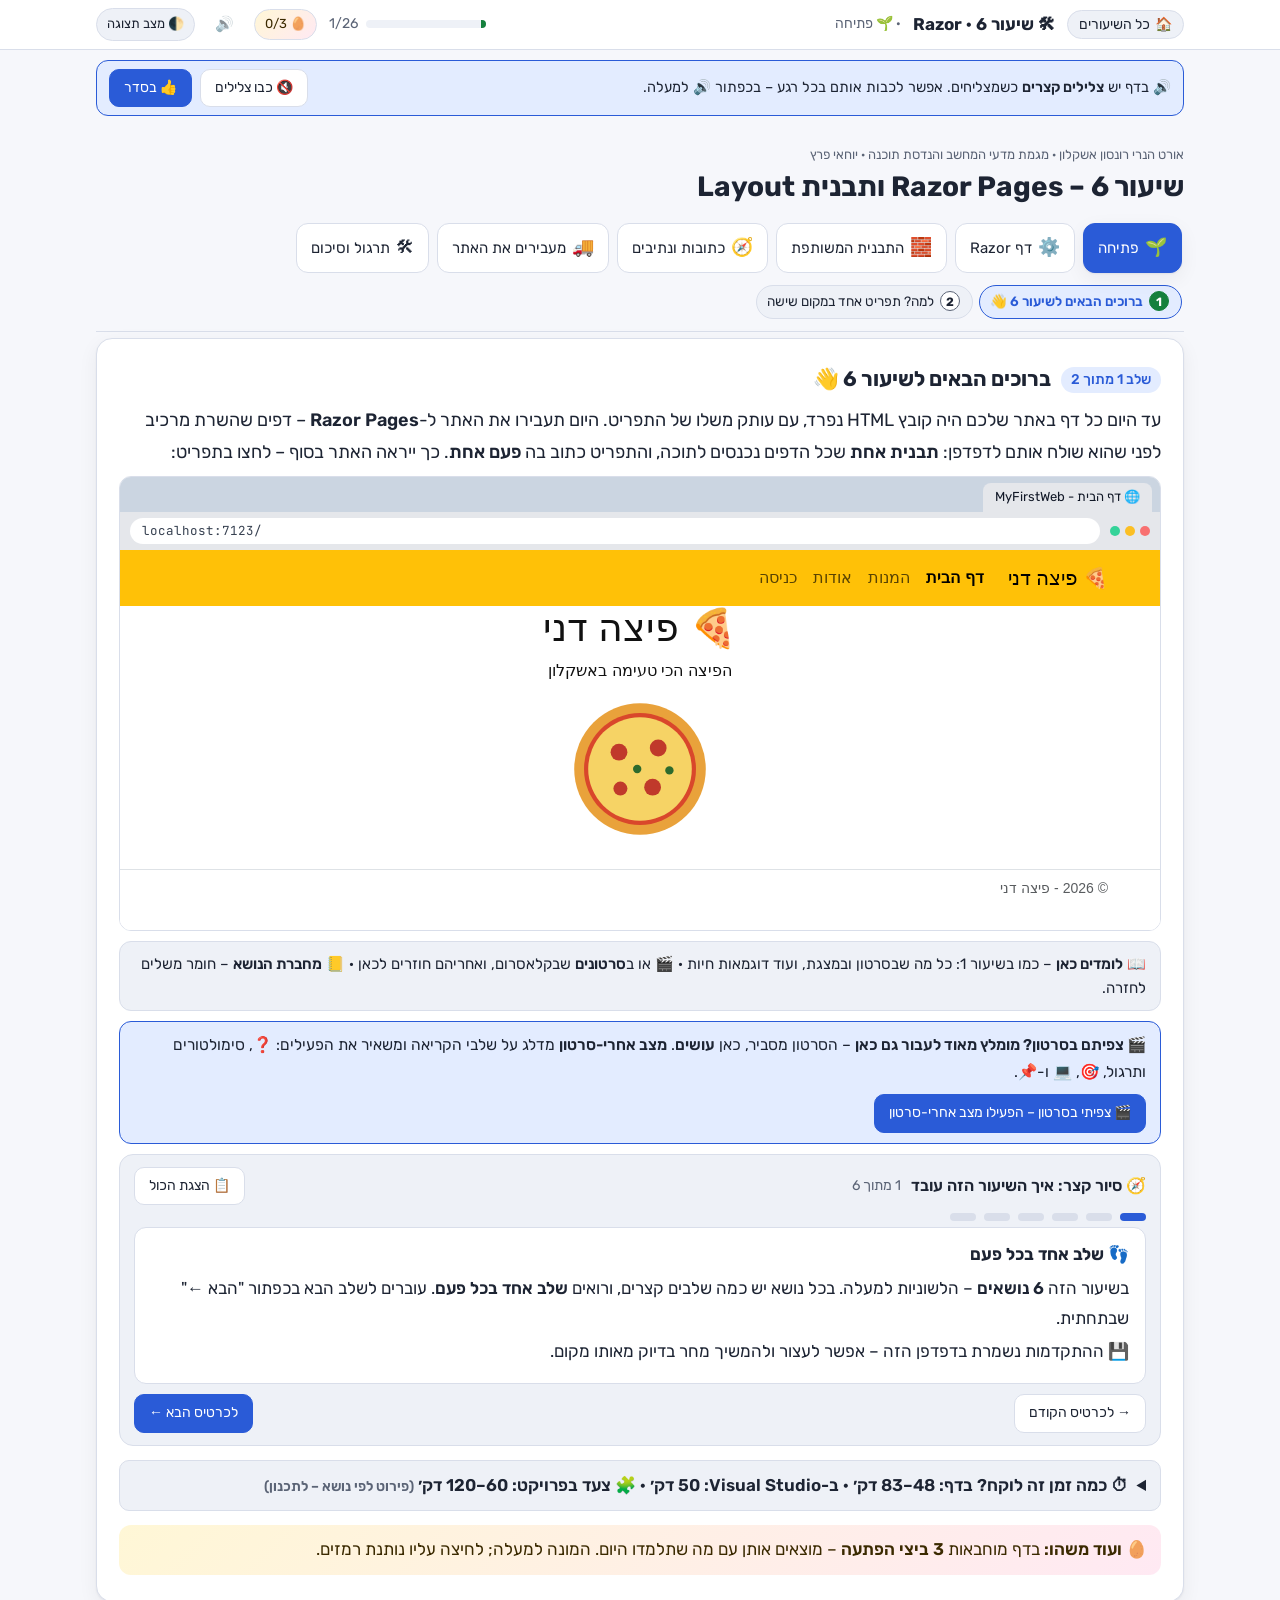
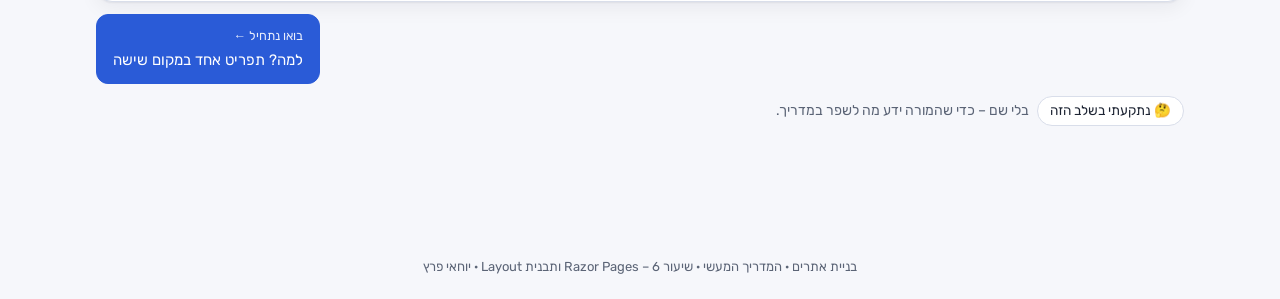
<file: razor.html>
<!DOCTYPE html>
<html lang="he" dir="rtl">
<head>
<meta charset="utf-8" />
<meta name="viewport" content="width=device-width, initial-scale=1" />
<title>שיעור 6 – Razor Pages ותבנית Layout | המדריך המעשי</title>
<link rel="preconnect" href="https://fonts.googleapis.com" />
<link href="https://fonts.googleapis.com/css2?family=Rubik:wght@400;500;700&family=JetBrains+Mono:wght@400;600&display=swap" rel="stylesheet" />
<link rel="stylesheet" href="assets/course.css" />
<style>
/* lesson-local styles (engine styles stay in assets/course.css) */
.t-rz{color:#fda4af;font-weight:600}
.t-kw{color:#c4b5fd}
.cv .ln.slot{background:rgba(74,222,128,.2);border-left-color:#4ade80}
.cv .ln.slot::after{content:"כאן נכנס הדף";font-family:Rubik,Arial,sans-serif;font-size:11px;background:#86efac;color:#052e16;border-radius:99px;padding:0 7px;margin-left:10px;vertical-align:1px}
.cv .ln.out,.cv .ln.lay,.cv .ln.gone{text-decoration:line-through;text-decoration-thickness:1px}
.cv .ln.out{background:rgba(248,113,113,.14);border-left-color:#f87171}
.cv .ln.out::after{content:"לא מעתיקים";font-family:Rubik,Arial,sans-serif;font-size:11px;background:#fca5a5;color:#3b0a0a;border-radius:99px;padding:0 7px;margin-left:10px;vertical-align:1px;display:inline-block;text-decoration:none}
.cv .ln.lay{background:rgba(167,139,250,.16);border-left-color:#a78bfa}
.cv .ln.lay::after{content:"כבר בתבנית";font-family:Rubik,Arial,sans-serif;font-size:11px;background:#c4b5fd;color:#1e1036;border-radius:99px;padding:0 7px;margin-left:10px;vertical-align:1px;display:inline-block;text-decoration:none}
.cv .ln.gone{background:rgba(248,113,113,.14);border-left-color:#f87171}
.cv .ln.out::after,.cv .ln.lay::after,.cv .ln.gone::after{text-indent:0;white-space:nowrap}
.cv .ln.gone2{text-decoration:line-through;text-decoration-thickness:1px;background:rgba(248,113,113,.14);border-left-color:#f87171}
.cv .ln.gone::after{content:"נמחקה";font-family:Rubik,Arial,sans-serif;font-size:11px;background:#fca5a5;color:#3b0a0a;border-radius:99px;padding:0 7px;margin-left:10px;vertical-align:1px;display:inline-block;text-decoration:none}
.tri{display:grid;grid-template-columns:minmax(0,1fr) minmax(0,1fr);grid-template-areas:"a b" "a c";gap:4px 14px;margin:12px 0;align-items:start}
.tri>:nth-child(1){grid-area:a}.tri>:nth-child(2){grid-area:b}.tri>:nth-child(3){grid-area:c}
@media (max-width:860px){.tri{grid-template-columns:1fr;grid-template-areas:"a" "b" "c"}}
/* code panes beside a result: wrap long lines instead of scrolling sideways */
.wrapcode .cv{white-space:pre-wrap;overflow-wrap:anywhere}
.wrapcode .cv .ln{padding-left:2.6em;text-indent:-2.6em}
.tri>div,.compare>div{min-width:0}
.tabstrip{background:#cbd5e1;padding:6px 8px 0;display:flex}
.tabstrip .tab{max-width:100%;background:#e5e7eb;color:#111827;border-radius:8px 8px 0 0;padding:3px 12px;font-size:13px;white-space:nowrap;overflow:hidden;text-overflow:ellipsis}
.tabdemo{border:1px solid var(--line);border-radius:12px;overflow:hidden;max-width:420px}
.tabdemo .tabstrip .tab{font-size:15px;padding:6px 14px}
.tabdemo .urlbar{border-radius:0}
.files{display:grid;grid-template-columns:repeat(auto-fill,minmax(160px,1fr));gap:8px;margin:10px 0}
.file{border:2px solid var(--line);border-radius:10px;padding:6px 10px;background:var(--surface2);font-size:14px;line-height:1.5;min-width:0}
.file b{display:block;font-family:"JetBrains Mono",monospace;font-size:13px;direction:ltr;text-align:right;overflow-wrap:anywhere}
.file.edit{border-color:var(--warn);background:var(--warn-soft)}
.file.auto{border-color:var(--ok);background:var(--ok-soft);border-style:dashed}
.count2{font-weight:700;font-size:17px;margin:6px 0}
.slotlegend{display:flex;gap:14px;flex-wrap:wrap;font-size:14px;margin-top:8px}
.slotlegend span{border:2px dashed #16a34a;border-radius:6px;padding:0 8px}
.slotlegend span.solid{border:2px solid var(--line)}
.ftree{overflow-x:auto}
.mapin{display:flex;gap:8px;align-items:center;flex-wrap:wrap;margin:8px 0}
.mapin input,.ttlin input{flex:1;min-width:0;font-size:16px;padding:8px 10px;border:1px solid var(--line);border-radius:10px;background:var(--surface);color:var(--text)}
.mapin input{direction:ltr;text-align:left;font-family:"JetBrains Mono",monospace}
.mapin .pre{font-family:"JetBrains Mono",monospace;direction:ltr;color:var(--muted);font-size:14px}
.ttlin{display:flex;gap:8px;align-items:center;margin:8px 0;max-width:420px}
.verdict{border-radius:10px;padding:8px 12px;margin-top:8px;background:var(--surface2)}
.verdict.ok{background:var(--ok-soft)}
.verdict.bad{background:var(--bad-soft)}
.verdict.st{background:var(--accent-soft)}
.walkout{margin-top:8px}
.walkout .pathbox{font-size:15px;line-height:1.9;min-height:0}
.walkout .row2{display:flex;gap:12px;align-items:center;flex-wrap:wrap;margin-top:8px}
.walkout img{width:72px;height:50px;border:1px solid var(--line);border-radius:6px;background:#fff}
.mini404{direction:ltr;text-align:left;font-family:Arial,sans-serif;color:#333;background:#fff;padding:16px;border:1px solid var(--line);border-radius:12px}
.cslbl{font-size:13px;color:var(--muted);margin:0 0 4px}
.nw{white-space:nowrap}
.symtab td:first-child{white-space:nowrap;text-align:center}
.symtab td:first-child code{white-space:nowrap}
code.brk{white-space:normal!important;overflow-wrap:anywhere}
.stepbox code,.expect code,.vsbody code,td code{white-space:normal;overflow-wrap:anywhere}
.split .pane .cv{max-height:none}
table.nwcode td code{white-space:normal;overflow-wrap:normal;word-break:keep-all}
</style>
</head>
<body data-lesson="l6" data-title="שיעור 6" data-next="submission1.html" data-next-name="הגשה 1">
<header class="topbar"><div class="in">
  <span class="brand">🛠 שיעור 6 · Razor</span>
  <span class="now" id="now"></span>
  <span class="progress" title="שלבים שעברתם בשיעור"><span class="bar"><i id="progBar"></i></span> <span id="progTxt">0/0</span></span>
  <button class="eggbtn" id="eggBtn" type="button" title="ביצי הפתעה – לחצו לרמזים">🥚 <span id="eggCount">0/3</span></button>
  <button class="themebtn" id="themeBtn" type="button">🌓 מצב תצוגה</button>
</div></header>
<dialog id="eggDlg" aria-labelledby="eggTitle">
  <div class="dlg-h"><h3 id="eggTitle">🥚 ביצי הפתעה</h3><button class="btn" type="button" id="eggClose" aria-label="סגירה">✕</button></div>
  <p class="muted" id="eggIntro">בדף מוחבאות 3 ביצים. כל אחת נמצאת בעזרת משהו שלומדים בשיעור. תקועים? לחצו על "רמז נוסף".</p>
  <ul class="egglist" id="eggList"></ul>
  <form class="codebox" id="codeForm"><label for="codeIn">מצאתם קוד סודי?</label><input id="codeIn" autocomplete="off" spellcheck="false" placeholder="הקלידו כאן" /><button class="btn primary" type="submit">בדיקה</button></form>
  <p id="codeMsg" class="res-note"></p>
</dialog>
<div class="toast" id="toast" role="status" aria-live="polite"></div>
<div class="party" id="party" aria-hidden="true"></div>

<main>
<div class="lesson-head">
  <div class="school">אורט הנרי רונסון אשקלון · מגמת מדעי המחשב והנדסת תוכנה · יוחאי פרץ</div>
  <h1>שיעור 6 – Razor Pages ותבנית Layout</h1>
</div>
<nav class="topics" id="topics" aria-label="נושאי השיעור"></nav>
<nav class="steps" id="steps" aria-label="השלבים בנושא"></nav>

<!-- ====================================================== 1. opening -->
<section class="topic" data-id="start" data-icon="🌱" data-title="פתיחה">
  <article class="spread welcome">
    <h3>ברוכים הבאים לשיעור 6 👋</h3>
    <p class="lead">עד היום כל דף באתר שלכם היה קובץ HTML נפרד, עם עותק משלו של התפריט. היום תעבירו את האתר ל-<b>Razor Pages</b> – דפים שהשרת מרכיב לפני שהוא שולח אותם לדפדפן: <b>תבנית אחת</b> שכל הדפים נכנסים לתוכה, והתפריט כתוב בה <b>פעם אחת</b>. כך ייראה האתר בסוף – לחצו בתפריט:</p>
    <div id="welcomeSite"></div>
    <div class="ways mini"><p>📖 <b>לומדים כאן</b> – כמו בשיעור 1: כל מה שבסרטון ובמצגת, ועוד דוגמאות חיות · 🎬 או ב<b>סרטונים</b> שבקלאסרום, ואחריהם חוזרים לכאן · 📒 <b>מחברת הנושא</b> – חומר משלים לחזרה.</p></div>
    <ol class="ctour" aria-label="🧭 סיור קצר: איך השיעור הזה עובד">
      <li data-t="👣 שלב אחד בכל פעם"><p>בשיעור הזה <b>6 נושאים</b> – הלשוניות למעלה. בכל נושא יש כמה שלבים קצרים, ורואים <b>שלב אחד בכל פעם</b>. עוברים לשלב הבא בכפתור "הבא ←" שבתחתית.</p><p>💾 ההתקדמות נשמרת בדפדפן הזה – אפשר לעצור ולהמשיך מחר בדיוק מאותו מקום.</p></li>
      <li data-t="👆 לומדים בעשייה"><p>🖥 דף Razor רץ <b>בשרת</b>, ודפדפן לבדו לא יודע להריץ אותו. לכן <b>המדריך מדמה את השרת</b>: בכל דוגמה רואים מה כתבתם, מה השרת שולח, ומה מופיע בדפדפן. אי אפשר לשבור כלום.</p><p>❓ לפני חלק מהתוצאות יש <b>שאלת ניחוש</b>. מותר לטעות – בשביל זה היא שם.</p></li>
      <li data-t="💻 בסוף כל נושא: עושים באמת"><p>שלב <b>"עכשיו אצלכם ב-Visual Studio"</b> – באתר שלכם, צעד אחרי צעד: דף Razor ראשון, התבנית עם התפריט שלכם, הקישורים – ובסוף מעבירים את הדפים עצמם.</p><p>🎯 אחריו – <b>בדיקת הבנה</b> קצרה, בלי ציון. טעיתם? היא תראה לאיזה שלב לחזור.</p></li>
      <li data-t="🆘 נתקעתם?"><p>בכל "עכשיו אצלכם" יש 🔧 <b>רשימת בדיקה</b> – בודקים לפי הסדר. וחדש בשיעור הזה: כשמשהו שבור, השרת מציג לפעמים <b>דף שגיאה באנגלית</b>. לא נבהלים – בשורה הראשונה שלו כתוב מה הבעיה ובאיזה קובץ.</p><p>עדיין תקועים? 🆘 <b>"ככה שואלים"</b>: את <b>המנטור</b> – כשהקוד לא עובד, או את <b>המחברת</b> בקלאסרום – כשלא הבנתם משהו בחומר.</p></li>
      <li data-t="📌 מה מגישים"><p><span data-asg="5"></span> – זו <b>הגשה 1</b>: האתר כולו, מעוצב, וכל הדפים שלו דפי Razor בתבנית אחת. אחרי השיעור הזה יש לכם כל מה שצריך בשבילה.</p><p>בסוף השיעור מעבירים את כל האתר (<a href="#" data-go="practice:2">צעד בפרויקט</a>), ויש שלב שמסביר בדיוק מה ואיך מגישים (<a href="#" data-go="practice:3">מטלה 5</a>). הרשימה המלאה והמחוון – ב<a href="submission1.html">דף הליווי של הגשה 1</a>.</p></li>
      <li data-t="⏳ לפני שמתחילים"><p>פתחו ב-Visual Studio את <b>הפרויקט שלכם</b>. צריך שיהיו בו: דפי ה-HTML של האתר (בתיקייה wwwroot/HTML), קובץ העיצוב site-style.css, ו-Bootstrap מחובר לדפים, עם תפריט navbar – כמו בשיעור 5. חסר משהו? קודם <a href="bootstrap.html">שיעור 5</a>.</p><p>⏱ כמה זמן הכול לוקח? פתחו למטה את <b>"כמה זמן זה לוקח?"</b> – ותכננו. אפשר (ורצוי) בכמה ישיבות.</p><p>🖥 בשלבי 💻 (עכשיו אצלכם) הכי נוח: הדף הזה בחצי מסך, ו-Visual Studio בחצי השני. בשאר השלבים – הדף לבד.</p></li>
    </ol>
    <div class="eggnote">🥚 <b>ועוד משהו:</b> בדף מוחבאות <b><span class="eggn">3</span> ביצי הפתעה</b> – מוצאים אותן עם מה שתלמדו היום. המונה למעלה; לחיצה עליו נותנת רמזים.</div>
  </article>
  <article class="spread act">
    <h3>למה? תפריט אחד במקום שישה</h3>
    <p>בשיעור 5 הדבקתם את אותו navbar בכל דף. ומה קורה כשרוצים להוסיף לתפריט קישור אחד? בחרו סוג אתר ולחצו ➕:</p>
    <div class="ctrls"><div class="seg" id="whySeg"></div><button class="btn primary" type="button" id="whyAdd">➕ הוסיפו לתפריט: צור קשר</button></div>
    <p class="count2" id="whyCount" aria-live="polite"></p>
    <div class="files" id="whyFiles"></div>
    <div class="what">בדפי HTML כל קובץ מחזיק <b>עותק</b> של התפריט – ובסוף שוכחים לתקן אחד מהם. בדפי Razor (קבצים עם הסיומת cshtml) התפריט כתוב רק בקובץ התבנית, <code>_Layout.cshtml</code>, וכל הדפים מקבלים אותו ממנה. את התבנית נכיר בנושא "התבנית המשותפת". וזו גם דרישה של הגשה 1: כל הדפים – דפי cshtml שמבוססים על Layout.</div>
    <div class="bridge">כמו פעולה ב-<bdi>C#</bdi>: קוד שחוזר על עצמו כותבים <b>פעם אחת</b>, וקוראים לו מכל מקום.</div>
  </article>
</section>

<!-- ====================================================== 2. razor page -->
<section class="topic" data-id="razor" data-icon="⚙️" data-title="דף Razor">
  <article class="spread act">
    <h3>דף Razor: שני קבצים – ושניהם רצים בשרת</h3>
    <p>דף Razor הוא דף שיש בו HTML וגם <b><bdi>C#</bdi></b>, וה-<bdi>C#</bdi> רץ <b>בשרת</b> – לפני שהדף נשלח לדפדפן. הסיומת שלו, cshtml, היא חיבור של cs (קובצי <bdi>C#</bdi>) ו-html.</p>
    <div class="bridge">
      <div>רגע – בשיעור 1 למדתם שהשרת שולח רק קבצים מ-wwwroot, "חלון הראווה" של האתר.</div>
      <div>זה עדיין נכון: קובץ html, תמונה או css השרת שולח כמו שהם.</div>
      <div>דפי Razor נמצאים בתיקייה אחרת, Pages – "במטבח".</div>
      <div>קובץ cshtml הוא <b>מתכון</b>: את המתכון השרת אף פעם לא שולח.</div>
      <div>הוא מכין לפיו דף HTML, בכל בקשה מחדש, ושולח את <b>המנה המוכנה</b>.</div>
      <div>מנה כזו כבר ראיתם: דף Welcome שנפתח בהרצה הראשונה (שיעור 1) הוא <code>Pages/Index.cshtml</code> – לכן יש לו כתובת, אף שהוא לא ב-wwwroot.</div>
    </div>
    <p>Visual Studio יוצר לכל דף שני קבצים. כך הם נראים בדף חדש וריק בשם About:</p>
    <div class="compare">
      <div><p class="cslbl"><b>About.cshtml</b> – התצוגה (view): HTML עם קצת <bdi>C#</bdi>. כאן כותבים. גם הוא רץ בשרת.</p><div class="codeblock"><pre data-rz="rz">
@page
@model MyFirstWeb.Pages.Site.AboutModel
@{
}
</pre></div></div>
      <div><p class="cslbl"><b>About.cshtml.cs</b> – המחלקה (class) של הדף: <bdi>C#</bdi> בלבד (מקוצר). לא נוגעים, ולא מוחקים.</p><div class="codeblock"><pre data-rz="cs">
namespace MyFirstWeb.Pages.Site
{
    public class AboutModel : PageModel
    {
        public void OnGet() { }
    }
}
</pre></div></div>
    </div>
    <p>בשיעור הזה כותבים <b>רק בקובץ cshtml</b>. בראשו שתי שורות ש<b>לא מוחקים</b>, ומתחתן בלוק:</p>
    <ul>
      <li><code>@page</code> – "אני דף, ויש לי כתובת". בלי השורה הזו הקובץ הוא לא דף: מי שינסה לפתוח אותו בדפדפן יקבל <b>404</b> ("לא נמצא").</li>
      <li><code>@model</code> – מחבר את הדף למחלקה AboutModel שבקובץ <code>About.cshtml.cs</code>. במקום MyFirstWeb יופיע שם הפרויקט שלכם.</li>
      <li><code>@{ }</code> – בלוק ריק של <bdi>C#</bdi>. כאן נכתוב בעוד כמה שלבים את הכותרת של הדף.</li>
    </ul>
    <div class="ctrls"><button class="btn" type="button" id="noPageBtn">🔨 תראו לי: מחקו את <code>@page</code></button></div>
    <div id="noPageOut" hidden>
      <div class="codeblock"><pre class="cv" id="noPageCode"></pre></div>
      <div class="mini404" role="img" aria-label="דף שגיאה 404 בדפדפן"><div style="font-size:30px" aria-hidden="true">📄❓</div><div style="font-size:17px">This localhost page can’t be found</div><div style="font-size:13px;color:#555">HTTP ERROR 404</div></div>
      <div class="what">בלי <code>@page</code> לקובץ אין כתובת, והשרת עונה <b>404</b>. החזירו את השורה – והדף חוזר.</div>
    </div>
    <div class="bridge">הקובץ cs הוא מחלקה של <bdi>C#</bdi>, ובה פעולה בשם <code>OnGet</code> – היא רצה בכל פעם שמישהו פותח את הדף. לא צריך להבין בו כל מילה: בשיעור הזה לא נוגעים בו. בהמשך השנה תכתבו בו קוד.</div>
  </article>

  <article class="spread act">
    <h3><span><code>@</code> – מכאן מתחיל <bdi>C#</bdi></span></h3>
    <p>בתוך ה-HTML של דף Razor, התו <code>@</code> מסמן: "מכאן זה <bdi>C#</bdi>". הנה About.cshtml עם תוכן. בשורה 10 יש קוד.</p>
    <p><b>ואיפה ה-<bdi>C#</bdi> נגמר?</b> Razor קורא ביטוי אחד רצוף – שמות, נקודות וסוגריים צמודים – ועוצר ברווח או בתגית שאחריו.</p>
    <div class="predict" id="p22"></div>
    <div class="tri wrapcode">
      <div><div class="pane-h"><span class="dot"></span>About.cshtml – מה שכתבתם</div><pre class="cv" id="rzSrc"></pre></div>
      <div id="rzRcvPane"><div class="pane-h"><span class="dot"></span>מה הדפדפן מקבל (Ctrl+U)</div><pre class="cv" id="rzRcv"></pre><p class="cslbl" style="margin-top:6px">כאן רואים רק את החלק של הדף עצמו. אצלכם ב-Ctrl+U יהיו סביבו עוד הרבה שורות – הן מגיעות מהתבנית, בנושא הבא.</p></div>
      <div id="rzResPane"><div class="pane-h"><span class="dot"></span>מה רואים בדפדפן</div><div id="rzRes"></div></div>
    </div>
    <div class="ctrls" id="rzCtrls"><button class="btn" type="button" id="rzTick">⏩ עברה דקה – רעננו את הדף</button></div>
    <div class="what" id="w22">
      <div>בשורה 10: ב-<bdi>C#</bdi>, <code>DateTime.Now</code> הוא התאריך והשעה של הרגע הזה, ו-<code>ToShortTimeString()</code> מחזירה מהם רק את השעה, כטקסט.</div>
      <div>השרת מריץ את הקוד, ו<b>במקומו</b> כותב את התוצאה.</div>
      <div>הוא עושה את זה <b>מחדש בכל טעינה</b> של הדף – לכן אחרי רענון השעה מתעדכנת.</div>
      <div>בלי רענון היא לא תזוז: בדפדפן יש רק הטקסט של השעה – אין שם קוד שירוץ שוב.</div>
      <div>ב-Ctrl+U (קוד המקור) אין אף <code>@</code>: הדפדפן מקבל HTML רגיל.</div>
    </div>
    <div class="tip" data-lock>💡 <b>ומה לא הגיע לדפדפן?</b> חמש השורות הראשונות – <code>@page</code>, <code>@model</code> והבלוק שמתחתיהן: אלה הוראות לשרת, לא תוכן. ועוד שורה אחת מהתוכן נעלמה בדרך – איזו ולמה, בשלב הבא. ובשורת התמונה, ה-<code>~/</code> הפך ל-<code>/</code>: גם על זה בשלב הבא.</div>
    <div class="bridge">כמו <code>Console.WriteLine("Time: " + x)</code> ב-<bdi>C#</bdi>: על המסך לא מופיעה האות x – מופיע <b>הערך</b> שלה. כך גם מה שאחרי <code>@</code>.</div>
    <details class="more" data-lock><summary>🚀 להעמקה: השעה של מי?</summary>
      <p>של המחשב שמריץ את השרת. אצלכם זה המחשב שלכם, ולכן זו השעה שלכם. באתר אמיתי באינטרנט זה השעון של השרת – לא של הגולש. גם הצורה שבה השעה כתובה (14:05 או <bdi>2:05 PM</bdi>) תלויה בהגדרות של המחשב שמריץ את השרת.</p>
    </details>
  </article>

  <article class="spread act">
    <h3>עוד שלושה סימנים של Razor</h3>
    <p>חוץ מ-<code>@</code> יש עוד שלושה סימנים קטנים, שתפגשו כמעט בכל דף Razor. בחרו סימן – ובדקו מה <b>השתנה</b> בין <b>מה שכתבתם</b> (החלון הימני) לבין <b>מה שהדפדפן מקבל</b> (החלון השמאלי).</p>
    <div class="ctrls"><div class="seg" id="symSeg"></div></div>
    <div class="ln" id="symDiff"></div>
    <div class="compare wrapcode">
      <div><div class="pane-h"><span class="dot"></span>About.cshtml – מה שכתבתם</div><pre class="cv" id="symSrc"></pre></div>
      <div><div class="pane-h"><span class="dot"></span>מה הדפדפן מקבל (Ctrl+U)</div><pre class="cv" id="symOut"></pre></div>
    </div>
    <div class="what" id="symWhat"></div>
  </article>

  <article class="spread act">
    <h3><span><code>ViewData["Title"]</code> – הכותרת בלשונית</span></h3>
    <p>בדף Razor לא כותבים תגית title. את הכותרת שבלשונית של הדפדפן קובעים בבלוק <code>@{ }</code> – בלוק של <b>פקודות</b> <bdi>C#</bdi>, כל אחת עם <code>;</code> בסוף. כתבו כותרת בתיבה וראו מה קורה:</p>
    <div class="ttlin"><label for="ttlIn">הכותרת:</label><input id="ttlIn" value="אודות" autocomplete="off" spellcheck="false" /></div>
    <div class="pane-h"><span class="dot"></span>About.cshtml – הדף שומר את הכותרת</div>
    <pre class="cv" id="ttlPage"></pre>
    <div class="pane-h"><span class="dot"></span><code>_Layout.cshtml</code> – התבנית (בנושא הבא) קוראת אותה</div>
    <pre class="cv" id="ttlLay"></pre>
    <div class="tabdemo"><div class="tabstrip"><span class="tab"><span aria-hidden="true">🌐 </span><bdi id="ttlTab"></bdi></span></div><div class="urlbar"><span class="dots"><i></i><i></i><i></i></span><span class="url" dir="ltr">localhost:7123/Site/About</span></div></div>
    <div class="what">הדף <b>שומר</b> את הכותרת ב-ViewData, והתבנית המשותפת <b>קוראת</b> אותה לתוך התגית title – ואחריה מוסיפה את שם הפרויקט (כאן: MyFirstWeb). דף בלי כותרת? בלשונית יופיע רק <bdi>- MyFirstWeb</bdi>. את הבלוק אפשר לכתוב גם בשורה אחת: <code>@{ ViewData["Title"] = "אודות"; }</code>.</div>
    <div class="tip">💡 <b>שני שימושים ב-@ – ראיתם את שניהם למעלה:</b> בדף, הבלוק <code>@{ … }</code> <b>מבצע</b> פקודות, ולא כותב כלום לדף – לכן יש בו <code>;</code> בסוף כל פקודה. בתבנית, <code>@ViewData["Title"]</code> הוא <b>ביטוי</b>: השרת כותב את הערך שלו במקומו – בלי <code>;</code> בסוף. רוצים שמשהו ייכתב בדף? @ וביטוי. רוצים רק לבצע פקודה? בלוק.</div>
    <div class="bridge">ViewData הוא כמו קופסה של משתנים, שמשותפת לדף ולתבנית: הדף שם בה ערך בשם "Title", והתבנית שולפת אותו לפי השם. כמו משתנה ב-<bdi>C#</bdi> – רק שאת השם שלו כותבים במירכאות, בתוך סוגריים מרובעים.</div>
    <details class="more"><summary>🚀 להעמקה: למה ב-Ctrl+U הכותרת בעברית נראית כמו קוד מוזר?</summary>
      <p>כל מה שיוצא מ-<code>@</code>, Razor <b>מקודד</b> (encode) לפני השליחה – כדי שאף אחד לא יוכל "להשתיל" קוד בדף דרך טקסט. כברירת מחדל רק אותיות באנגלית נשארות כמו שהן; כל אות אחרת נכתבת כקוד מספרי. אז ב-Ctrl+U תראו:</p>
      <div class="codeblock"><pre data-code="html">
&lt;title&gt;&amp;#x5D0;&amp;#x5D5;&amp;#x5D3;&amp;#x5D5;&amp;#x5EA; - MyFirstWeb&lt;/title&gt;
</pre></div>
      <p>הדפדפן מתרגם את הקודים בחזרה, ובלשונית כתוב "אודות" כרגיל. עברית שכתבתם <b>ישר</b> ב-HTML (לא דרך <code>@</code>) נשלחת כמו שהיא. להרחבה: <a href="https://learn.microsoft.com/aspnet/core/security/cross-site-scripting" target="_blank" rel="noopener">Microsoft Learn: Cross-site scripting</a> (באנגלית).</p>
    </details>
  </article>

  <article class="spread vsstep">
    <h3>💻 עכשיו אצלכם ב-Visual Studio</h3>
    <p>יוצרים בפרויקט שלכם את דף ה-Razor הראשון – "אודות" – בתיקייה חדשה, Site. בתיקייה הזו יהיו כל הדפים של האתר. בינתיים הדף יקבל תוכן לניסוי; את התוכן האמיתי שלו תכניסו בנושא "מעבירים את האתר".</p>
    <div class="tip">💡 <b>למה בתיקייה Site ולא ישר ב-Pages?</b> זו בחירה שלנו, לא חובה: כך הדפים שלכם נפרדים מהקבצים ש-Visual Studio יצר (Index, Privacy), וקל לראות מה שלכם. המחיר: המילה Site נכנסת לכל כתובת – <code>/Site/About</code> ולא <code>/About</code>.</div>
    <div class="tip">💡 <b>איך קוראים לדף Razor?</b> הכלל של הפרויקט: לכל דף שם <b>משמעותי</b> באנגלית, בלי רווחים – שם שאומר מה יש בדף: About, Gallery, Contact. לא Page1. בדפי Razor נהוג להתחיל את השם באות גדולה, כמו Index. השם הזה הוא גם הכתובת של הדף (<code>/Site/About</code>) – גולשים רואים אותו.</div>
    <ol class="vsdo">
      <li>האתר רץ כרגע? עצרו אותו קודם (■ האדום). כשמוסיפים דף חדש, הכי בטוח לעצור, להוסיף, ולהריץ מחדש. ב-Solution Explorer: <b>קליק ימני</b> <span class="where">על התיקייה <b>Pages</b></span> &rlm;←&rlm; <b>Add</b> &rlm;←&rlm; <b>New Folder</b>. קראו לה <b>Site</b> ולחצו Enter.</li>
      <li><b>קליק ימני</b> <span class="where">על <b>Site</b></span> &rlm;←&rlm; <b>Add</b> &rlm;←&rlm; <b><bdi>Razor Page...</bdi></b> &rlm;←&rlm; בחלון שנפתח בחרו <b>Razor Page - Empty</b> &rlm;←&rlm; <b>Add</b> &rlm;←&rlm; בשדה Name כתבו <b>About.cshtml</b> &rlm;←&rlm; <b>Add</b>. (בשדה Name כבר כתוב שם? מחקו אותו, וכתבו About.cshtml.) נוצרו שני קבצים: About.cshtml, ומתחתיו (חץ קטן לידו) About.cshtml.cs.
        <div class="trap"><span class="not">לא יוצרים דף חדש בהעתקה</span> של דף קיים (Copy, Paste): בשני הקבצים תהיה מחלקה <b>באותו שם</b> – וזו שגיאה. דף חדש – תמיד בדרך הזו: <span class="nw">Add &rlm;←&rlm; <bdi>Razor Page...</bdi></span></div></li>
      <li><span class="where">ב-About.cshtml</span> השאירו את שתי השורות הראשונות (<code>@page</code> ו-<code>@model</code>). את כל מה שמתחתיהן מחקו, והדביקו במקומו את הקוד הזה. ב-src כתבו שם של תמונה <b>שיש לכם</b> בתיקייה Img:
        <div class="codeblock"><button class="copy" type="button">העתקה</button><pre data-rz="rz">
@{
    ViewData["Title"] = "אודות";
}
&lt;h2&gt;אודות האתר&lt;/h2&gt;
&lt;p&gt;הדף הזה נכנס לתוך התבנית המשותפת&lt;/p&gt;
&lt;p&gt;השעה עכשיו: @DateTime.Now.ToShortTimeString()&lt;/p&gt;
&lt;img src="~/Img/pic.jpg" alt="תמונה" width="150" /&gt;
</pre></div></li>
      <li>שמרו (Ctrl+S) והריצו (▶ הירוק). הדפדפן נפתח בדף הבית של התבנית – דף Welcome, שהוא <code>Pages/Index.cshtml</code> ולא ה-index.html שלכם (את הדפים שלכם מעבירים בנושא "מעבירים את האתר"). <span class="where">בשורת הכתובת</span>, אחרי מספר הפורט, כתבו <code>/Site/About</code> ולחצו Enter. (דף Razor פותחים כך – מריצים וכותבים כתובת. ולמה בלי Pages ובלי הסיומת cshtml? בנושא "כתובות ונתיבים".)</li>
      <li>🔨 <b>נסו לשנות, בלי לעצור את האתר:</b> בבלוק <code>@{ }</code> שנו את הערך ב-<code>ViewData["Title"]</code> ל-"מי אנחנו" (כותרת הלשונית – לא ה-h2), ושמרו. עכשיו לחצו 🔥 <b>Hot Reload</b> – כפתור הלהבה בסרגל הכלים של Visual Studio. הוא מעביר לאתר שרץ את השינוי ששמרתם, בלי לעצור ולהריץ מחדש. <b>למה צריך אותו?</b> קובץ ב-wwwroot השרת שולח כמו שהוא שמור בדיסק, ולכן עד היום שמירה ורענון הספיקו. דף Razor נבנה <b>לתוך התוכנית של השרת</b> כשמריצים (▶), ולכן שינוי בו צריך להגיע אל התוכנית שרצה. רעננו את הדפדפן – הלשונית השתנתה? (לא השתנתה? עצרו ■ והריצו ▶ שוב – זה עובד תמיד.) חכו דקה ורעננו – השעה התעדכנה?
        <details class="more"><summary>🚀 להעמקה: מה מגיע לדפדפן?</summary>
          <p>פתחו Ctrl+U, וחפשו (Ctrl+F) את התו <code>@</code> בקוד – הוא לא שם. בשורת title העברית נראית כמו <code>&amp;#x5DE;…</code> – זה תקין: הדפדפן מתרגם את זה בחזרה. ההסבר ב-🚀 של <a href="#" data-go="razor:4">השלב על ViewData</a>.</p>
        </details></li>
    </ol>
    <div class="expect">בכתובת שמסתיימת ב-<code>/Site/About</code> רואים: למעלה תפריט באנגלית (Home, Privacy) ולמטה שורת זכויות – אלה לא שלכם: הם מגיעים מקובץ ש-Visual Studio יצר, ונטפל בהם בנושא הבא. ביניהם: "אודות האתר", שתי פסקאות (עם השעה עכשיו) והתמונה שלכם. הכול עדיין מיושר לשמאל – גם את זה נתקן בנושא הבא. בלשונית: <bdi>אודות - MyFirstWeb</bdi> (עם שם הפרויקט שלכם).</div>
    <div class="trouble" id="trRazor"></div>
  </article>
  <article class="spread cpstep">
    <h3>🎯 הבנתם את כל מה שלמדתם עד עכשיו?</h3>
    <div id="cpRazor"></div>
  </article>
</section>

<!-- ====================================================== 3. layout -->
<section class="topic" data-id="layout" data-icon="🧱" data-title="התבנית המשותפת">
  <article class="spread act">
    <h3><span><code>_Layout.cshtml</code> – הקובץ שעוטף כל דף</span></h3>
    <p>כשפתחתם את <code>/Site/About</code> ראיתם תפריט ושורת זכויות שלא כתבתם. הם הגיעו מקובץ ש-Visual Studio יצר בתיקייה <code>Pages/Shared</code>, ושמו <b><code>_Layout.cshtml</code></b> – זו התבנית (layout). מעכשיו, כשכתוב "התבנית" – הכוונה לקובץ הזה בלבד. השרת מרכיב כל דף משני קבצים: התבנית, והדף עצמו.</p>
    <p>הנה התבנית, מקוצרת. יש בה שלוש תגיות חדשות: <code>header</code>, <code>main</code> ו-<code>footer</code>. הן מתנהגות בדיוק כמו div – רק שהשם שלהן אומר מה יש בפנים: החלק העליון של הדף, התוכן הראשי, והתחתית.</p>
    <div class="predict" id="p31"></div>
    <div class="ctrls"><span class="lbl">פתחו דף:</span><div class="seg" id="lySeg"></div></div>
    <div class="split wrapcode">
      <div class="pane">
        <div class="pane-h"><span class="dot"></span>Pages/Shared/_Layout.cshtml (מקוצר)</div><pre class="cv" id="lyCode"></pre>
        <div class="pane-h"><span class="dot"></span><bdi id="lyPageName"></bdi></div><pre class="cv" id="lyPage"></pre>
      </div>
      <div class="pane"><div class="pane-h"><span class="dot"></span>מה רואים בדפדפן</div><div id="lySite"></div>
        <div class="slotlegend" data-lock><span>ירוק מקווקו = התוכן של הדף</span><span class="solid">כל השאר = מ-<code>_Layout</code></span></div></div>
    </div>
    <div class="what">בכל דף התפריט והתחתית <b>זהים</b> – הם מ-<code>_Layout</code>. משתנה רק החלק המקווקו: התוכן של הדף, שנכנס במקום השורה <code>@RenderBody()</code> שבתבנית. לכן בדף עצמו <b>אין</b> html, head, body ותפריט – הוא מקבל אותם מהתבנית.</div>
    <div class="tip" data-lock>💡 <b>הדפדפן לא יודע על כל זה:</b> הוא מקבל <b>דף HTML אחד</b>, שלם. ב-Ctrl+U אין RenderBody, ואין סימן איפה נגמרת התבנית ומתחיל הדף.</div>
    <div class="bridge" data-lock><code>@RenderBody()</code> הוא כמו קריאה לפעולה שמחזירה את התוכן של הדף: התבנית "קוראת" לה, ובמקום הקריאה נכתב מה שחזר. הבדל אחד: השרת מריץ <b>קודם את הדף</b>, ושומר את התוצאה בצד. רק אחר כך הוא עובר על התבנית, ו-RenderBody שולף את מה שכבר מוכן. לכן title, שבראש התבנית, כבר מכיר את הכותרת שהדף שמר.</div>
    <div class="tip" data-lock>❓ <b>ואיך About יודע להיכנס לתבנית, בלי שכתבנו בו שום דבר על זה?</b> ב-Pages יש קובץ ש-Visual Studio יצר, <code>_ViewStart.cshtml</code>. הוא רץ לפני כל דף, ובו שורה אחת שאומרת: "השתמש בתבנית <code>_Layout</code>". לכן כל דף חדש מקבל את התבנית לבד – ולא כותבים כלום בדף עצמו.</div>
    <details class="more"><summary>🚀 להעמקה: ומי מחבר בין הדף לתבנית?</summary>
      <p>שני קבצים קטנים ש-Visual Studio יצר בתיקייה Pages – לא נוגעים בהם, רק מכירים: <code>_ViewStart.cshtml</code> (שהכרתם למעלה) קובע ש<b>כל</b> הדפים משתמשים בתבנית <code>_Layout</code>; ו-<code>_ViewImports.cshtml</code> מפעיל בכל הדפים את המאפיינים המיוחדים של Razor, אלה שמתחילים ב-<code>asp-</code> (נכיר אותם בנושא הבא). הקו התחתון בתחילת השם הוא סימן מוסכם (convention): "קובץ עזר – לא דף". ולתבנית ולשני הקבצים האלה אין כתובת גם כי בראשם אין <code>@page</code>.</p>
      <p><code>Pages/_ViewStart.cshtml</code> רץ לפני כל דף:</p>
      <div class="codeblock"><pre data-rz="rz">
@{
    Layout = "_Layout";
}
</pre></div>
      <p><code>Pages/_ViewImports.cshtml</code> הוא כמו שורות ה-using בראש קובץ <bdi>C#</bdi> – אבל לכל הדפים יחד. השורה האחרונה בו מפעילה את Tag Helpers – המאפיינים שמתחילים ב-asp-:</p>
      <div class="codeblock"><pre data-rz="rz">
@using MyFirstWeb
@namespace MyFirstWeb.Pages
@addTagHelper *, Microsoft.AspNetCore.Mvc.TagHelpers
</pre></div>
      <p>ובתחתית התבנית יש עוד מקום שדף <b>יכול</b> למלא: <code>@await RenderSectionAsync("Scripts", required: false)</code> – למשל קוד JavaScript שרק הדף הזה צריך, בתוך <code>@section Scripts { … }</code> בדף. להרחבה: <a href="https://learn.microsoft.com/aspnet/core/mvc/views/layout" target="_blank" rel="noopener">Microsoft Learn: Layout in ASP.NET Core</a> (באנגלית).</p>
    </details>
  </article>

  <article class="spread act">
    <h3>🔨 ומה אם מוחקים את RenderBody?</h3>
    <p>בתבנית יש מקום <b>אחד</b> לתוכן של הדף – השורה <code>@RenderBody()</code> שראיתם. מה יקרה אם נמחק את השורה הזו?</p>
    <div class="predict" id="p32"></div>
    <div class="ctrls"><div class="seg" id="rbSeg"></div></div>
    <pre class="cv" id="rbCode"></pre>
    <div id="rbSite"></div>
    <div class="what">זו הודעת השגיאה האמיתית. בתרגום: "בדף <code>/Pages/Shared/_Layout.cshtml</code> לא קראו ל-RenderBody". השרת לא "בולע" דף בשקט – הוא עוצר ומודיע. בדף שגיאה כזה כתוב <b>מה</b> הבעיה ו<b>באיזה קובץ</b> – קוראים את השורה הראשונה לפני שמנחשים.</div>
  </article>

  <article class="spread vsstep">
    <h3>💻 עכשיו אצלכם ב-Visual Studio</h3>
    <p>מתאימים את התבנית לאתר שלכם: עברית מימין לשמאל, Bootstrap RTL, העיצוב שלכם – והתפריט שלכם. מעכשיו התפריט כתוב <b>פעם אחת, רק כאן</b>. (בינתיים דפי ה-Razor מוצגים משמאל לימין: בתבנית כתוב <code>lang="en"</code>, אין <code>dir="rtl"</code>, ומקושר בה הקובץ הרגיל של Bootstrap.)</p>
    <ol class="vsdo">
      <li>האתר רץ? עצרו אותו (■). <span class="where">ב-Solution Explorer</span> פתחו את <b>Pages</b> &rlm;←&rlm; <b>Shared</b> &rlm;←&rlm; <b><code>_Layout.cshtml</code></b> (לחיצה כפולה).</li>
      <li>מצאו את השורה <code>&lt;html lang="en"&gt;</code> – השנייה בקובץ, מתחת ל-<code>&lt;!DOCTYPE html&gt;</code> – ושנו אותה ל-<code>&lt;html lang="he" dir="rtl"&gt;</code> – עברית, מימין לשמאל.</li>
      <li><span class="where">ב-head</span> יש שורת link לקובץ של Bootstrap: <code>~/lib/bootstrap/dist/css/bootstrap.min.css</code> – הקובץ הרגיל, שנכתב לאנגלית. בפרויקט אין קובץ בעברית (RTL), ולכן <b>מחקו את כל השורה</b> ובמקומה הדביקו את אותה שורה כמו בדפים שלכם, עם הכתובת מה-CDN (<a href="bootstrap.html#setup-5">שיעור 5, שלב 5</a>):
        <div class="codeblock"><button class="copy" type="button">העתקה</button><pre data-code="html">
&lt;link rel="stylesheet" href="https://cdn.jsdelivr.net/npm/bootstrap@5.1.0/dist/css/bootstrap.rtl.min.css" /&gt;
</pre></div>
        (גרסה אחרת ב-bootstrap.css שלכם? כתבו אותה במקום 5.1.0, כמו בשיעור 5.)</li>
      <li><span class="where">ב-head</span> יש עוד שתי שורות link: אחת ל-<code>~/css/site.css</code> – קובץ עיצוב מהפרויקט ההתחלתי ש-Visual Studio יצר, ואחת שבה כתוב שם הפרויקט שלכם ואחריו <code>styles.css</code> בסוף. משאירים את שתיהן. <b>אחריהן</b> – לפני <code>&lt;/head&gt;</code> – הדביקו את השורה של העיצוב שלכם. כך הקובץ שלכם מקושר אחרון, וכששני כללים שווים בכוח – האחרון מנצח (שיעור 3):
        <div class="codeblock"><button class="copy" type="button">העתקה</button><pre data-code="html">
&lt;link rel="stylesheet" href="~/css/site-style.css" /&gt;
</pre></div>
        (יש אצלכם ב-head גם שורה <code>&lt;script type="importmap"&gt;&lt;/script&gt;</code> בין השורות? <span class="not">לא נוגעים בה</span>.)
</li>
      <li><b>בדיקת ביניים:</b> שמרו (Ctrl+S) והריצו (▶). הטקסט מיושר לימין, והעיצוב שלכם מופיע? התפריט עדיין Home ו-Privacy – זה בסדר, הוא התיבה הבאה. עצרו (■) והמשיכו.</li>
      <li><b>התפריט – מחיקת הישן:</b> בתבנית כבר יש navbar – Visual Studio שם אותו שם, עם הקישורים Home ו-Privacy, עטוף בתגית header. סמנו את הכול – מ-<code>&lt;header&gt;</code> ועד <code>&lt;/header&gt;</code> כולל – ו<b>מחקו</b>.</li>
      <li><b>התפריט – ההדבקה:</b> במקום שמחקתם הדביקו את ה-navbar <b>שלכם</b> מ-about.html – דף הבסיס של דפי התוכן משיעור 5 (או השם שנתתם לדף שלכם) – מ-<code>&lt;nav</code> ועד <code>&lt;/nav&gt;</code> כולל. (למה בלי header? <code>sticky-top</code> נדבק רק בתוך התגית שעוטפת אותו. header עוטף רק את התפריט – ולכן נגלל למעלה, ולוקח איתו את התפריט.) הקישורים בו עוד לא יעבדו – נתקן בנושא הבא.</li>
      <li><b>הלוגו:</b> בתוך ה-navbar יש תמונת הלוגו משיעור 5. שנו בה רק את תחילת הנתיב: במקום <code>../Img/logo.png</code> כתבו <code>~/Img/logo.png</code> (הסימן <code>~/</code> – "מתחילים מ-wwwroot" – משלב 3 בנושא הקודם). התבנית משרתת דפים מכל התיקיות, ולכן כל נתיב לקובץ בה (תמונה, css) מתחיל כך.</li>
      <li><b>צבע הקישורים:</b> ליד <code>_Layout.cshtml</code> (חץ קטן לידו) יש קובץ בשם <code>_Layout.cshtml.css</code> – כללי CSS ש-Visual Studio יצר יחד עם התבנית, והם חלים רק על מה שכתוב ב-<code>_Layout</code>. פתחו אותו ומחקו ממנו שני כללים: הכלל <code>a { color: #0077cc; }</code> (הקוד <code>#0077cc</code> הוא צבע כחול) – הוא עלול לצבוע בכחול קישורים בתפריט שלכם; והכלל <code>a.navbar-brand { … }</code> – הוא עלול לשבור את שם האתר באמצע מילה. את הקובץ עצמו <b>לא</b> מוחקים.</li>
      <li><b>התחתית:</b> <span class="where">ב-footer</span> מחקו את השורה שמתחילה ב-<code>&amp;copy;</code> (עם הקישור Privacy), וכתבו במקומה שורה משלכם, למשל:
        <div class="codeblock"><button class="copy" type="button">העתקה</button><pre data-rz="rz">
&amp;copy; @DateTime.Now.Year שם האתר שלכם
</pre></div>
        הקוד <code>&amp;copy;</code> מציג את הסימן ©, ו-<code>@DateTime.Now.Year</code> הוא מספר השנה של עכשיו: השרת כותב אותו, והוא יתעדכן לבד בשנה הבאה.</li>
      <li>שמרו את שני הקבצים (Ctrl+S בכל אחד) והריצו (▶). נפתח דף ה-Welcome, דף הבית של התבנית (הכתובת מסתיימת ב-<code>/</code>); אחר כך, <span class="where">בשורת הכתובת</span>, אחרי מספר הפורט, כתבו <code>/Site/About</code> ולחצו Enter.</li>
    </ol>
    <div class="expect">בשני הדפים – הכתובת שמסתיימת ב-<code>/</code> והכתובת שמסתיימת ב-<code>/Site/About</code> – רואים למעלה <b>את התפריט שלכם</b>, והטקסט מיושר לימין, בגופן ובצבעים מ-<span class="nw">site-style.css</span>. התוכן של כל דף שונה, התפריט והתחתית זהים. ברוחב טלפון (F12, ואז Ctrl+Shift+M) כפתור ☰ פותח וסוגר את התפריט.</div>
    <div class="trouble" id="trLayout"></div>
  </article>
  <article class="spread cpstep">
    <h3>🎯 הבנתם את כל מה שלמדתם עד עכשיו?</h3>
    <div id="cpLayout"></div>
  </article>
</section>

<!-- ====================================================== 4. paths -->
<section class="topic" data-id="paths" data-icon="🧭" data-title="כתובות ונתיבים">
  <article class="spread act">
    <h3>איזו כתובת פותחת איזה קובץ?</h3>
    <p>ראיתם שהדף About, שנמצא בתיקייה <code>Pages/Site</code>, נפתח בכתובת <code>/Site/About</code>. ודף עמוק יותר?</p>
    <div class="predict" id="p41"></div>
    <div id="mapCtrls">
      <div class="mapin"><label for="mapIn" class="pre">localhost:7123</label><input id="mapIn" spellcheck="false" autocomplete="off" value="/Site/About" aria-label="כתבו כתובת" /><button class="btn" type="button" id="mapGo">פתחו ←</button></div>
      <div class="ctrls" id="mapChips"></div>
    </div>
    <div id="mapOut" class="walk"><div class="ftree" id="mapTree"></div><div class="verdict" id="mapVerdict" aria-live="polite"></div></div>
    <div class="what" id="w41"><b>דף Razor</b>: התיקיות שבתוך Pages ושם הדף – <b>בלי</b> Pages ובלי סיומת; השרת מריץ אותו. <b>קובץ ב-wwwroot</b> (תמונה, css, html): עם הסיומת; נשלח כמו שהוא. ודף בשם Index הוא ברירת המחדל: <code>Pages/Index.cshtml</code> נפתח בכתובת <code>/</code>: זה דף הבית של האתר – דף הנחיתה שלכם.</div>
    <details class="more"><summary>🚀 להעמקה: מי מחליט על כל זה? Program.cs</summary>
      <p>בקובץ Program.cs שבפרויקט יש השורות שמפעילות את שני העולמות. <code>app.MapRazorPages()</code> נותן כתובת לכל קובץ ב-Pages שיש בו <code>@page</code> בראש. ומי שולח קבצים מ-wwwroot? בפרויקט של ‎.NET 8 – השורה <code>app.UseStaticFiles();</code> ובפרויקט של ‎.NET 9 – השורה <code>app.MapStaticAssets();</code> (שתי דרכים לאותו רעיון). רוצים לבדוק איזה ‎.NET יש לכם? קליק ימני על הפרויקט &rlm;←&rlm; Properties &rlm;←&rlm; Target framework.</p>
    </details>
  </article>

  <article class="spread act">
    <h3>asp-page: קישור שהשרת בונה</h3>
    <p>בתפריט ש-Visual Studio שם בתבנית – זה שמחקתם – לא היה href בכלל. כך נראתה שורה ממנו:</p>
    <div class="codeblock"><pre data-rz="rz">
&lt;a class="nav-link text-dark" asp-area="" asp-page="/Privacy"&gt;Privacy&lt;/a&gt;
</pre></div>
    <p><code>asp-page</code> הוא <b>Tag Helper</b> ("עוזר תגית"): מאפיין (attribute) שהדפדפן לא מכיר – <b>השרת</b> קורא אותו, מוצא את הדף, וכותב במקומו href. בחרו ערך וראו מה הדפדפן מקבל:</p>
    <div class="ctrls"><div class="seg" id="apSeg"></div></div>
    <div class="pane-h"><span class="dot"></span>ב-<code>_Layout.cshtml</code></div><pre class="cv" id="apSrc"></pre>
    <div class="pane-h"><span class="dot"></span>מה הדפדפן מקבל (Ctrl+U)</div><pre class="cv" id="apOut"></pre>
    <p class="verdict" id="apNote" aria-live="polite"></p>
    <p><b>אז מתי asp-page, ומתי href רגיל?</b> לפי המקום שאליו הקישור מוביל:</p>
    <table class="nwcode">
      <tr><th>הקישור מוביל ל…</th><th>כותבים</th></tr>
      <tr><td>דף Razor באתר שלכם</td><td><code>asp-page=<wbr>"/Site/About"</code> – תמיד עם <code>/</code> בהתחלה, ובלי סיומת</td></tr>
      <tr><td>קובץ ב-wwwroot (תמונה, css)</td><td>src או href שמתחיל ב-<code>~/</code>, למשל <code>~/Img/pic.jpg</code></td></tr>
      <tr><td>אתר אחר</td><td><code>href=<wbr>"https://…"</code> – כמו תמיד, בלי שינוי</td></tr>
    </table>
    <div class="tip">💡 את <code>asp-area=""</code> שהיה בתבנית לא צריך – לא נשתמש בו.</div>
    <div class="trap">טעות הקלדה ב-asp-page, או שם של דף שעוד לא קיים? <b>אין הודעת שגיאה.</b> השרת פשוט כותב קישור ריק – <code>href=""</code> בתוך התגית – ולחיצה עליו לא מעבירה לדף אחר. (בחרו למעלה את האפשרות השלישית וראו.) קישור בתפריט "לא עושה כלום"? בודקים את ה-asp-page שלו.</div>
    <details class="more"><summary>🚀 להעמקה: למה לא פשוט <bdi dir="ltr">href="/Site/About"</bdi>?</summary>
      <p>גם זה עובד. היתרון של asp-page: השרת בונה את הכתובת לפי הדפים <b>שקיימים באמת</b>. אם האתר יעלה פעם לכתובת משנה (למשל <code>/dana/</code> בשרת של בית הספר), הקישורים יתעדכנו לבד. ובלי <code>/</code> בהתחלה, asp-page מחפש את הדף <b>יחסית לתיקייה</b> של הדף הנוכחי. להרחבה: <a href="https://learn.microsoft.com/aspnet/core/mvc/views/tag-helpers/built-in/anchor-tag-helper" target="_blank" rel="noopener">Microsoft Learn: Anchor Tag Helper</a> (באנגלית).</p>
    </details>
  </article>

  <article class="spread act">
    <h3><span>תמונה בדף Razor: <code>../</code> או <code>~/</code>?</span></h3>
    <p>בשיעורים 2–5 כל הדפים היו בתיקייה HTML, ותמונה קיבלה <code>src="../Img/pizza.jpg"</code> – "עלו תיקייה אחת, והיכנסו ל-Img". עכשיו הדפים בתיקיות אחרות, ולכל דף כתובת משלו. ננסה את אותו נתיב ישן בדף עמוק. (התיקייה Forms כאן רק לדוגמה, כדי לראות עומק גדול יותר. בפרויקט שלכם Login יהיה ישר ב-<code>Pages/Site</code>.)</p>
    <div class="predict" id="p43"></div>
    <div id="walkCtrls">
      <div class="ctrls"><span class="lbl">הכתובת בדפדפן:</span><div class="seg" id="wkPage"></div></div>
      <div class="ctrls"><span class="lbl">בדף כתוב <code>src="…"</code> עם:</span><div class="seg" id="wkPath"></div></div>
    </div>
    <div class="walkout" id="walkOut"><div class="pathbox" id="wkBox"></div><div class="row2"><img id="wkImg" alt="התמונה pic.jpg" /><span id="wkVerdict" aria-live="polite"></span></div></div>
    <div class="what" id="w43">
      <div>הדפדפן לא יודע באיזו תיקייה בפרויקט נמצא הקובץ של הדף.</div>
      <div>הוא רואה רק את <b>הכתובת</b>, ולפיה מחשב את הנתיב.</div>
      <div>לכן <code>../Img</code> עובד רק "במזל" – בכתובות בעומק של תיקייה אחת, כמו <code>/Site/About</code>.</div>
      <div>ואיך הדפדפן מחליט מה "התיקייה"?</div>
      <div>כל מה שעד <b>הלוכסן האחרון</b> בכתובת.</div>
      <div>בכתובת <code>/Site/About</code> זו <code>/Site/</code> – ובכתובת <code>/Site/About/</code> זו <code>/Site/About/</code>, אף ש-About הוא בכלל דף.</div>
      <div>בדף Razor, עם <code>~/</code> זה עובד <b>מכל כתובת</b>: השרת כותב במקומו לוכסן, והדפדפן מתחיל מתחילת האתר – מ-wwwroot.</div>
    </div>
    <div class="trap" data-lock><code>~/</code> ו-asp-page עובדים <b>רק בקובצי cshtml</b> – כי השרת הוא שמחליף אותם. קובץ html רגיל נשלח כמו שהוא, ואף אחד לא מחליף בו כלום: הדפדפן יחפש תיקייה בשם <code>~</code>, וקישור עם asp-page יישאר בלי href. לכן בדפי ה-html שעוד לא העברתם – לא משנים נתיבים.</div>
    <div class="bridge">
      <div>בשיעור 2 למדתם: נתיב <b>יחסי</b> (relative) תלוי בתיקייה של הדף שבו הוא כתוב.</div>
      <div>מהיום יש עוד סוג: נתיב שמתחיל ב-<code>/</code> לא תלוי בדף – הדפדפן מתחיל תמיד מאותה נקודה, מיד אחרי <code>localhost:&lt;port&gt;</code>.</div>
      <div>כשכותבים <code>~/</code> בדף Razor, השרת כותב בשבילכם את הלוכסן הזה.</div>
      <div>אפשר גם לכתוב <code>/Img/…</code> ישר, ואצלכם זה יעבוד.</div>
      <div>עם <code>~/</code> בטוח יותר: השרת כותב את ההתחלה הנכונה גם אם האתר יעלה פעם לכתובת משנה.</div>
    </div>
  </article>

  <article class="spread vsstep">
    <h3>💻 עכשיו אצלכם ב-Visual Studio</h3>
    <p>מתקנים את הקישורים בתפריט שב-<code>_Layout</code>, ומוסיפים קישור לדף "אודות".</p>
    <ol class="vsdo">
      <li>ב-<code>_Layout.cshtml</code>, <span class="where">בתפריט שלכם</span>, מחקו כל href שמסתיים ב-html, וכתבו במקומו asp-page, לפי הטבלה (עם השמות של הדפים שלכם). הדף About כבר קיים; את שאר הדפים תיצרו בנושא הבא, בשמות שכתבתם כאן. <b>יש אצלכם דף בשם כמו page1.html?</b> זה הרגע לתקן: ב-asp-page כתבו כבר את השם המשמעותי שדף ה-Razor שלו יקבל – למשל <code>/Site/Gallery</code>, לא Page1.
        <table class="nwcode">
          <tr><th>היה בתפריט</th><th>כותבים עכשיו</th></tr>
          <tr><td><code>href=<wbr>"index.html"</code></td><td><code>asp-page=<wbr>"/Index"</code></td></tr>
          <tr><td><code>href=<wbr>"about.html"</code></td><td><code>asp-page=<wbr>"/Site/About"</code></td></tr>
          <tr><td><code>href=<wbr>"gallery.html"</code></td><td><code>asp-page=<wbr>"/Site/Gallery"</code></td></tr>
          <tr><td><code>href=<wbr>"login.html"</code></td><td><code>asp-page=<wbr>"/Site/Login"</code></td></tr>
          <tr><td><code>href=<wbr>"register.html"</code></td><td><code>asp-page=<wbr>"/Site/Register"</code></td></tr>
          <tr><td><code>href=<wbr>"recover.html"</code></td><td><code>asp-page=<wbr>"/Site/Recover"</code></td></tr>
        </table>
        גם בשם האתר (navbar-brand) כותבים <code>asp-page="/Index"</code> במקום href.</li>
      <li>אין בתפריט שלכם קישור לדף About? הוסיפו אותו לרשימת הקישורים, לפני <code>&lt;/ul&gt;</code>. (כבר יש, מהצעד הקודם? דלגו.)
        <div class="codeblock"><button class="copy" type="button">העתקה</button><pre data-rz="rz">
&lt;li class="nav-item"&gt;&lt;a class="nav-link" asp-page="/Site/About"&gt;אודות&lt;/a&gt;&lt;/li&gt;
</pre></div></li>
      <li>שמרו (Ctrl+S). האתר רץ? לחצו 🔥 Hot Reload ורעננו את הדפדפן. (לא התעדכן? ■ ואז ▶.) לא רץ? הריצו (▶). בדף הבית לחצו בתפריט על "אודות", ומשם על שם האתר – חזרה לדף הבית.</li>
      <li><span class="where">בדף "אודות"</span> לחצו Ctrl+U וחפשו (Ctrl+F) <code>Site/About</code>: מצאתם <code>href="/Site/About"</code> – ואף asp-page? חפשו גם <code>Img</code> – כל src, גם של הלוגו, מתחיל ב-<code>/Img/</code> – ואין שם <code>~</code> או <code>../</code> בכלל.</li>
    </ol>
    <div class="expect">בתפריט מופיע "אודות", והלחיצה פותחת את הכתובת שמסתיימת ב-<code>/Site/About</code> עם הדף שלכם. לחיצה על שם האתר מחזירה לדף הבית. הקישורים לדפים שעוד לא יצרתם (למשל Gallery ו-Login) עדיין לא מעבירים לשום דף – ב-Ctrl+U כתוב בהם <code>href=""</code>. הם יתחילו לעבוד ברגע שתיצרו את הדפים, בנושא הבא.</div>
    <div class="trouble" id="trPaths"></div>
  </article>
  <article class="spread cpstep">
    <h3>🎯 הבנתם את כל מה שלמדתם עד עכשיו?</h3>
    <div id="cpPaths"></div>
  </article>
</section>

<!-- ====================================================== 5. move -->
<section class="topic" data-id="move" data-icon="🚚" data-title="מעבירים את האתר">
  <article class="spread act">
    <h3>מה מעתיקים מדף ה-HTML הישן?</h3>
    <p>עכשיו מעבירים את דפי ה-HTML שלכם לדפי Razor. יצרתם דף ריק בשם Login – ומה מדביקים בו? נניח שמעתיקים את הדף הישן <b>כולו</b>:</p>
    <div class="predict" id="p51"></div>
    <div class="compare">
      <div><p class="cslbl">✘ הדבקתי את <b>כל</b> login.html</p><div id="ppBad"></div></div>
      <div><p class="cslbl">✔ הדבקתי רק את <b>התוכן</b></p><div id="ppGood"></div></div>
    </div>
    <div data-lock><p class="cslbl">ב-Ctrl+U של הדף השבור – שתי תגיות html:</p><pre class="cv" id="ppSrc"></pre></div>
    <div class="what">התבנית <b>כבר</b> נותנת לכל דף html, head, body, תפריט, container ו-script. כשמדביקים דף שלם, הכול מגיע <b>פעמיים</b>: דף שלם נכנס במקום של RenderBody, ואיתו התפריט הישן. אין הודעת שגיאה – רק דף מוזר. לכן מדף HTML מעתיקים רק את <b>התוכן</b>. בשלב הבא – בדיוק איך.</div>
  </article>

  <article class="spread act">
    <h3>המתכון: מדף HTML לדף Razor</h3>
    <p>ככה מעבירים כל דף. הנה login.html משיעורים 4–5 – עברו על חמשת הצעדים:</p>
    <div class="ctrls"><div class="seg" id="mvSeg"></div></div>
    <div class="split wrapcode">
      <div class="pane"><div class="pane-h"><span class="dot"></span>wwwroot/HTML/login.html – הדף הישן</div><pre class="cv" id="mvOld"></pre></div>
      <div class="pane"><div class="pane-h"><span class="dot"></span>Pages/Site/Login.cshtml – הדף החדש</div><pre class="cv" id="mvNew"></pre><div id="mvSiteWrap" hidden><div id="mvSite"></div></div></div>
    </div>
    <div class="verdict st" id="mvWhat" aria-live="polite"></div>
    <div class="tip">💡 טופס עם <code>method="get"</code> ממשיך לעבוד גם בדף Razor: הנתונים נשלחים לאותו דף, ומופיעים בכתובת. נסו בצעד 4. עם post נעבוד בהמשך השנה, כשתכתבו קוד בקובץ cs.</div>
  </article>

  <article class="spread vsstep">
    <h3>💻 עכשיו אצלכם ב-Visual Studio</h3>
    <p>מעבירים שני דפים, לפי <a href="#" data-go="move:2">המתכון</a>: דף התוכן ודף הכניסה. כל השאר – בצעד הפרויקט, בסוף השיעור.</p>
    <ol class="vsdo">
      <li><b>דף התוכן:</b> לדף about.html כבר יש דף Razor – About.cshtml, שיצרתם בנושא "דף Razor". פתחו אותו. השאירו את <code>@page</code>, את <code>@model</code> ואת הבלוק של הכותרת, ומחקו את <span class="where">תוכן הניסוי</span> – כל מה שמתחת לבלוק. (לדף התוכן שלכם שם אחר? צרו לו דף Razor חדש, כמו בתיבה 4 – בשם משמעותי באנגלית, בלי רווחים. לא Page1: דף שנקרא page1.html מקבל עכשיו שם שאומר מה יש בו. ובבלוק שלו כתבו כותרת ללשונית. ו-About? הוא נשאר דף "אודות" אמיתי: כתבו בו פסקה על האתר ועליכם – או מחקו אותו ואת הקישור אליו בתפריט.) כך נראה בלוק הכותרת – עם שם הדף שלכם במקום שלוש הנקודות:
        <div class="codeblock"><button class="copy" type="button">העתקה</button><pre data-rz="rz">
@{ ViewData["Title"] = "..."; }
</pre></div></li>
      <li>פתחו את about.html. מעתיקים רק את התוכן – בלי ה-nav, בלי ה-div של container עצמו ובלי שורת ה-script. את ה-container של about.html <b>לא</b> מעתיקים: בתבנית של שיעור זה כבר יש container שעוטף את <code>@RenderBody()</code>, ואם תעתיקו גם את שלכם – יהיה container בתוך container, ויופיע ריווח כפול בצדדים. סמנו מהשורה שאחרי <code>&lt;div class="container"&gt;</code> ועד השורה שלפני ה-<code>&lt;/div&gt;</code> האחרון – זה שמעל שורת ה-script. העתיקו (Ctrl+C), והדביקו ב-About.cshtml, מתחת לבלוק הכותרת.</li>
      <li><span class="where">בדף ה-Razor</span>: כל <code>../Img/</code> &rlm;←&rlm; <code>~/Img/</code>. וקישור לדף אחר באתר: <code>href="x.html"</code> &rlm;←&rlm; <code>asp-page="/Site/X"</code> – חוץ מ-index.html, שהופך ל-<code>asp-page="/Index"</code> (דף הבית). קישור לאתר אחר (<code>https://…</code>) נשאר כמו שהוא. שמרו, הריצו (▶) ולחצו בתפריט על הקישור לדף.</li>
      <li><b>דף הכניסה:</b> כאן יוצרים דף חדש. עצרו (■). קליק ימני <span class="where">על <b>Site</b></span> &rlm;←&rlm; Add &rlm;←&rlm; <bdi>Razor Page...</bdi> &rlm;←&rlm; Razor Page - Empty &rlm;←&rlm; Add &rlm;←&rlm; בשדה Name כתבו <b>Login.cshtml</b> &rlm;←&rlm; Add. ומכאן אותו דבר: כותרת בבלוק, התוכן של login.html, תיקון נתיבים, והרצה (▶). בדקו: מלאו את הטופס ולחצו "כניסה".</li>
      <li><b>מנקים – <span class="not">רק אחרי שבדקתם</span>:</b> הדף החדש עובד? תפריט אחד, התמונות מופיעות, הקישורים פותחים דפים? עכשיו קובץ ה-HTML הישן כבר לא נחוץ: קליק ימני על about.html &rlm;←&rlm; Delete, ומאשרים. אותו דבר ל-login.html. משהו עוד לא עובד בדף החדש? <b>אל תמחקו עדיין</b> – הקובץ הישן הוא הגיבוי שלכם עד שהחדש תקין.</li>
    </ol>
    <div class="expect">הקישורים בתפריט לדף התוכן ולכניסה פותחים את <code>/Site/About</code> ואת <code>/Site/Login</code> – בלי סיומת – ובכל דף יש <b>תפריט אחד</b>, התמונות מופיעות ובלשונית הכותרת של הדף. אחרי "כניסה" הכתובת מסתיימת בערך כך: <code>/Site/Login?userName=dana&amp;password=1234</code> (עם מה שהקלדתם). ובתיקייה HTML כבר אין about.html ו-login.html.</div>
    <div class="tip">💡 שימו לב: הסיסמה נראית בכתובת. זה בסדר רק כאן, בתרגול. טופס כניסה אמיתי נשלח בשיטה אחרת, <code>post</code>, ואז הסיסמה לא מופיעה בכתובת – ועל זה נעבוד בהמשך השנה.</div>
    <div class="tip">💡 למה למחוק את הישנים? בהגשה 1 <b>כל</b> דפי האתר הם דפי cshtml שמבוססים על התבנית. שני עותקים של אותו דף – אחד html ואחד cshtml – מבלבלים: קל לתקן בטעות את הקובץ הלא נכון.</div>
    <div class="trouble" id="trMove"></div>
  </article>
  <article class="spread cpstep">
    <h3>🎯 הבנתם את כל מה שלמדתם עד עכשיו?</h3>
    <div id="cpMove"></div>
  </article>
</section>

<!-- ====================================================== 6. practice -->
<section class="topic" data-id="practice" data-icon="🛠" data-title="תרגול וסיכום">
  <article class="spread">
    <h3>🛠 נסו עכשיו: מתקנים דף Razor</h3>
    <p>זה About.cshtml – אבל מישהו הדביק בו דף HTML <b>שלם</b>. תקנו אותו לפי המשימות. בתצוגה רואים את הדף בתוך התבנית, כמו בשרת אמיתי (המדריך מדמה את השרת). כשמשימה מצליחה – היא נצבעת בירוק ✔. תקועים? בכל משימה יש רמזים, ובסוף גם פתרון.</p>
    <div id="pg"></div>
  </article>

  <article class="spread">
    <h3>🧩 צעד בפרויקט: כל האתר ב-Razor</h3>
    <div class="stepbox" data-vs="60-120">
      <p style="margin-top:0">⏱ זה הצעד הארוך של השיעור – שעה עד שעתיים. לא חייבים בישיבה אחת: אפשר לעצור אחרי כל דף שהעברתם.</p>
      <b>האתר שלכם – כולו ב-Razor, בתבנית אחת.</b> שני דפים כבר עברו (<a href="#" data-go="move:3">בשלב 💻</a>). עכשיו כל השאר, באותה דרך בדיוק (<a href="#" data-go="move:2">המתכון</a>):
      <ol>
        <li><b>register.html</b> ו-<b>recover.html</b> &rlm;←&rlm; דפים בשם Register ו-Recover ב-<code>Pages/Site</code>. וכך גם כל דף תוכן נוסף שיש לכם – כל אחד בשם משמעותי באנגלית, בלי רווחים (Gallery, Contact – לא Page2). הכלל הזה נבדק במחוון של ההגשה.</li>
        <li><b>דף הנחיתה:</b> <span class="not">לא יוצרים דף חדש</span> – פותחים את <code>Pages/Index.cshtml</code> שכבר קיים (הוא נפתח בכתובת <code>/</code>). משאירים את <code>@page</code> ואת <code>@model IndexModel</code>, מחליפים את "Home page" בכותרת שלכם, ואת כל ה-div של "Welcome" – בתוכן של index.html (בלי ה-nav, בלי ה-div של container עצמו ובלי שורת ה-script – בדיוק כמו במתכון).</li>
        <li><b>דפי תוכן חדשים</b> (בהגשה 1 צריך לפחות 10): (1) יוצרים כל דף חדש ישר כדף Razor ב-<code>Pages/Site</code> – קליק ימני על Site &rlm;←&rlm; Add &rlm;←&rlm; <bdi>Razor Page...</bdi> – ולא כקובץ html. (2) מעתיקים מ-About.cshtml – דף הבסיס של דפי התוכן – את כל מה שמתחת לשורת <code>@model</code>, ומדביקים במקום הבלוק הריק <code>@{ }</code> של הדף החדש. (3) מחליפים כותרת, טקסט ותמונות, וכותבים פסקה של 3 משפטים שכתבתם – בלי פסקה כזו הדף לא נספר במחוון. מותר לכתוב אותה בעזרת AI, אבל אתם חתומים עליה: אין בה משפט שלא תוכלו להסביר, ואת הכלי רושמים בפרק 11 של תיק הפרויקט.</li>
        <li><b>התפריט</b> ב-<code>_Layout</code>: קישור asp-page לכל דף. הוספתם דף? מוסיפים לו קישור <span class="where"><b>רק כאן</b></span>. בהגשה יש בתפריט בערך 14 קישורים – ולכן, כמו <a href="bootstrap.html#comps-36">בשיעור 5</a> (יותר משבעה קישורים): <code>navbar-expand-xl</code> במקום <code>navbar-expand-md</code>, כדי שהתפריט לא יישבר לשתי שורות.</li>
        <li><b>בכל דף:</b> <code>@page</code> ו-<code>@model</code> למעלה, כותרת עם ViewData, תמונות עם <code>~/Img/…</code>, קישורים לדפי האתר עם asp-page, טפסים עם <code>method="get"</code> – ובלי html, head, body, nav, ה-div של container ו-script.</li>
        <li><b>בדיקה:</b> הריצו ועברו על <b>כל</b> הקישורים – גם ברוחב טלפון (F12, ואז Ctrl+Shift+M). בכל דף: תפריט אחד, תמונות, כותרת בלשונית, ובלי שגיאה אדומה ב-Console.</li>
        <li><b>מנקים:</b> כל דף שעבר ונבדק – מוחקים את קובץ ה-html הישן שלו <span class="where">מהתיקייה HTML</span> (קליק ימני &rlm;←&rlm; Delete). <span class="not">לא ממהרים</span>: קודם בודקים שהדף החדש עובד, ורק אז מוחקים את הישן. בסוף, כל דפי האתר הם דפי cshtml – בלי כפילויות.</li>
        <li><b>ומה לא נכנס להגשה?</b> דפי התרגול (practice.html, menu.html, pizza.html והקובץ style.css של התרגול) והדף Privacy.cshtml – דף לדוגמה מהפרויקט ההתחלתי ש-Visual Studio יצר. לפני שאורזים את ה-zip, מחקו אותם מהפרויקט (קליק ימני &rlm;←&rlm; Delete). רוצים לשמור אותם? העתיקו אותם קודם לתיקייה אחרת במחשב. (את Error.cshtml משאירים – השרת צריך אותו.) בסוף התיקייה HTML ריקה – מוחקים גם אותה. ואחרי שמחקתם את Privacy.cshtml – פתחו את <code>_Layout.cshtml</code> וחפשו (Ctrl+F) את המילה Privacy: לא אמור להישאר אף קישור אליו, לא בתפריט ולא ב-footer. (מחקתם אותם <a href="#" data-go="layout:3">בשלב 💻 של התבנית</a>.) נשאר קישור? מחקו אותו.</li>
      </ol>
      <label style="display:flex;gap:8px;align-items:center;margin-top:8px"><input type="checkbox" id="stepDone" /> עשיתי את הצעד בפרויקט שלי</label>
    </div>
  </article>

  <article class="spread">
    <h3>📌 מטלה 5 – הגשה 1: מה מגישים ואיך</h3>
    <p>אחרי שיעור 5 (Bootstrap) והשיעור הזה יש לכם כל מה שצריך להגשה 1 – ההגשה הראשונה עם ציון. את האתר העברתם ל-Razor בשלב הקודם; עכשיו נשאר להשלים את דפי התוכן, לבדוק ולארוז.</p>
    <div id="asg5"></div>
  </article>

  <article class="spread" id="quiz">
    <h3>✅ בדקו את עצמכם</h3>
    <p>11 שאלות שמחברות את כל השיעור – במצבים שעוד לא ראיתם. טעיתם? ההסבר יגיד למה – ונסו שוב.</p>
  </article>

  <article class="spread" id="summary">
    <h3>📄 דף סיכום: כל השיעור במסך אחד</h3>
    <p>כל מה שצריך לזכור. אפשר לחזור לכאן בכל זמן, או להדפיס. <button class="btn" type="button" id="printBtn">🖨 הדפסה</button></p>
    <div class="cheat">
      <div class="card"><h4>📌 מה מגישים</h4>
        <p><span data-asg="5"></span> – האתר המעוצב כולו: דף נחיתה, 10 דפי תוכן לפחות, כניסה, הרשמה ושחזור סיסמה. כל הדפים cshtml בתבנית אחת, עם תפריט בכל דף, CSS חיצוני ושם משמעותי לכל דף; zip עם קובץ ה-sln (<a href="#" data-go="practice:3">כל הפרטים</a>).</p>
        <p>הרשימה המלאה והמחוון: <a href="submission1.html">דף הליווי של הגשה 1</a>.</p></div>
      <div class="card"><h4>דף Razor</h4>
        <ul>
          <li>שני קבצים: <code>About.cshtml</code> (כאן כותבים) ו-<code>About.cshtml.cs</code> (המחלקה של הדף). שניהם רצים בשרת – הדפדפן מקבל רק את התוצאה.</li>
          <li>בראש הדף: <code>@page</code> ו-<code>@model</code> – לא מוחקים. בלי <code>@page</code> – 404.</li>
          <li><code>@</code> = מכאן <bdi>C#</bdi>. השרת מריץ, והדפדפן מקבל רק את התוצאה.</li>
          <li>בלוק פקודות: <code>@{ … }</code> · כותרת: <code>ViewData["Title"] = "אודות";</code></li>
          <li>התו @ עצמו בטקסט: <code>@@</code> · הערה שלא נשלחת: <code>@* … *@</code></li>
        </ul></div>
      <div class="card wrapcode"><h4>התבנית</h4>
        <div class="codeblock"><pre class="cv" id="sumLayout"></pre></div>
        <p style="margin:4px 0 0">התפריט – רק כאן. כל דף נכנס במקום <code>@RenderBody()</code> בתבנית.</p></div>
      <div class="card"><h4>כתובות</h4>
        <table class="ref">
          <tr><th>הקובץ</th><th>הכתובת</th></tr>
          <tr><td><code>Pages/Index.cshtml</code></td><td><code>/</code></td></tr>
          <tr><td><code>Pages/Site/About.cshtml</code></td><td><code>/Site/About</code></td></tr>
          <tr><td><code>wwwroot/Img/pic.jpg</code></td><td><code>/Img/pic.jpg</code></td></tr>
        </table>
        <p style="margin:2px 0">דף Razor – בלי Pages ובלי סיומת. קובץ ב-wwwroot – עם הסיומת.</p></div>
      <div class="card"><h4>נתיבים וקישורים בדף Razor</h4>
        <table>
          <tr><td>תמונה, css</td><td><code>~/Img/pic.jpg</code></td></tr>
          <tr><td>קישור לדף</td><td><code>asp-page="/Site/About"</code></td></tr>
          <tr><td>דף הבית</td><td><code>asp-page="/Index"</code></td></tr>
          <tr><td>אתר אחר</td><td><code>href="https://…"</code> – בלי שינוי</td></tr>
        </table>
        <p style="margin:2px 0"><code>~/</code> = מתחילים מ-wwwroot, מכל דף Razor. הדפדפן מקבל <code>/Img/pic.jpg</code> בלבד. בקובץ html רגיל <code>~/</code> ו-asp-page לא עובדים.</p></div>
      <div class="card"><h4>מעבירים דף HTML ל-Razor</h4>
        <ol>
          <li>Site &rlm;←&rlm; Add &rlm;←&rlm; <bdi>Razor Page...</bdi> &rlm;←&rlm; Razor Page - Empty</li>
          <li>כותרת: <code>@{ ViewData["Title"] = "…"; }</code></li>
          <li>מעתיקים רק את מה שבתוך body – בלי nav, container ו-script</li>
          <li><code>../Img</code> &rlm;←&rlm; <code>~/Img</code> · קישור לדף באתר: href &rlm;←&rlm; asp-page (ל-index.html: <code>asp-page="/Index"</code>)</li>
          <li>קישור בתפריט – רק ב-<code>_Layout</code></li>
          <li>בדקתם שהחדש עובד? מוחקים את קובץ ה-html הישן</li>
        </ol></div>
      <div class="card"><h4>הדף לא עובד? בודקים:</h4>
        <ul>
          <li>שיניתם ולא רואים? שמירה, 🔥 Hot Reload ורענון. עדיין לא? ■ ואז ▶.</li>
          <li>404? כתובת בלי <code>.cshtml</code>, ו-<code>@page</code> בשורה הראשונה.</li>
          <li>שני תפריטים? הודבקו html, head, body או nav.</li>
          <li>קישור "לא עושה כלום"? בודקים את ה-asp-page.</li>
        </ul>
        <p style="margin:4px 0 0">הרשימה המלאה: <a href="#" data-go="move:3">"עבד באתר ולא אצלי?"</a></p></div>
    </div>
  </article>
</section>
<div class="stepnav" id="stepnav"></div>
</main>
<footer>בניית אתרים · המדריך המעשי · שיעור 6 – Razor Pages ותבנית Layout · יוחאי פרץ</footer>

<script src="assets/cohort.js"></script>
<script src="assets/course.js"></script>
<script>
(function(){
"use strict";
const {$, esc, state, save, Frame, seg, predict, quiz, doneCheck, playground, codeLines, hlHtmlLine, checkpoint, trouble, toast, IMAGES, fakeImg, missingImg, lab, findEgg, celebrate, SFX} = Course;
const HE = /[\u0590-\u05FF]/;
/* hand-written labs: a sound for something the student just did – success, or a result that is broken on purpose */
/* a lab (an exploring widget) rewards ONCE: the first success cheers and shows a static "✔ נפתר" chip; later clicks (same or other option) only show the explanation. key = the lab */
const labFb = (el, ok, key) => { if (ok) lab(key, el); else SFX.play('bad'); };

/* =====================================================================
   1. Razor-aware code colouring: HTML lines with @-tokens, and C# lines
   ===================================================================== */
const RZ_RE = /@\*.*?\*@|@\{|@await RenderSectionAsync\([^)]*\)|@RenderBody\(\)|@ViewData\["\w+"\]|@DateTime(?:\.[A-Za-z]+)+(?:\(\))?|@@/g;
function hlMixed(line){
  let out = '', last = 0, m; RZ_RE.lastIndex = 0;
  while ((m = RZ_RE.exec(line))) {
    if (m.index > last) out += hlHtmlLine(line.slice(last, m.index));
    out += '<span class="' + (m[0].startsWith('@*') ? 't-cm' : 't-rz') + '">' + esc(m[0]) + '</span>';
    last = m.index + m[0].length;
  }
  if (last < line.length) out += hlHtmlLine(line.slice(last));
  return out;
}
const CS_KW = /\b(using|namespace|public|class|void|var|new|return|null|false|true)\b/g;
function hlCs(line){
  let out = ''; const re = /("(?:[^"\\]|\\.)*")|(\/\/.*$)|(@\*.*?\*@|@\{|@[A-Za-z]+)|([^"@\/]+|[@\/])/g; let m;
  while ((m = re.exec(line))) {
    if (m[1]) out += '<span class="t-str">' + (HE.test(m[1]) ? '"<span class="he">' + esc(m[1].slice(1, -1)) + '</span>"' : esc(m[1])) + '</span>';
    else if (m[2]) out += '<span class="t-cm">' + esc(m[2]) + '</span>';
    else if (m[3]) out += '<span class="' + (m[3].startsWith('@*') ? 't-cm' : 't-rz') + '">' + esc(m[3]) + '</span>';
    else out += esc(m[4]).replace(CS_KW, '<span class="t-kw">$1</span>');
  }
  return out;
}
function rzHtml(src, kind){
  let inCs = false;
  return src.split('\n').map(l => {
    const t = l.trim();
    if (kind === 'cs') return hlCs(l);
    if (kind === 'html') return hlHtmlLine(l);
    if (inCs) { if (t === '}') inCs = false; return hlCs(l); }
    if (/^@\{/.test(t)) { if (!/\}\s*$/.test(t)) inCs = true; return hlCs(l); }
    if (/^@section\b/.test(t)) return hlCs(l);
    if (/^@(page|model|using|namespace|addTagHelper|inject)\b/.test(t)) return hlCs(l);
    if (/^@\*/.test(t)) return '<span class="t-cm">' + esc(l) + '</span>';
    return hlMixed(l);
  });
}
function rzLines(pre, src, kind, marks){
  marks = marks || {}; pre.classList.add('cv');
  pre.innerHTML = rzHtml(src, kind).map((h, i) => '<span class="ln' + (marks[i] ? ' ' + marks[i] : '') + '" data-i="' + i + '">' + (h || ' ') + '</span>').join('');
  return pre;
}
/* static blocks: <pre data-rz="rz|cs" data-marks="3:slot"> raw text </pre> */
document.querySelectorAll('pre[data-rz]').forEach(pre => {
  const raw = pre.textContent.replace(/^\n/, '').replace(/\s+$/, '');
  const marks = {}; (pre.dataset.marks || '').split(',').filter(Boolean).forEach(p => { const [i, m] = p.split(':'); marks[+i - 1] = m || 'new'; });
  rzLines(pre, raw, pre.dataset.rz, marks);
});

/* =====================================================================
   2. A tiny "Razor server" simulation (the browser cannot run C#)
   ===================================================================== */
const BS_RTL = 'assets/bootstrap.rtl.min.css', BS_LTR = 'assets/bootstrap.min.css', BS_JS = 'assets/bootstrap.bundle.min.js';
const NOW = {t: new Date()};
const YEAR = NOW.t.getFullYear();
const two = n => String(n).padStart(2, '0');
const hhmm = () => two(NOW.t.getHours()) + ':' + two(NOW.t.getMinutes());
/* Razor's default HtmlEncoder keeps only Basic Latin; everything else becomes &#x...; */
const enc = s => Array.from(String(s)).map(c => ({'&':'&amp;','<':'&lt;','>':'&gt;','"':'&quot;',"'":'&#x27;'})[c] || (c.codePointAt(0) > 127 ? '&#x' + c.codePointAt(0).toString(16).toUpperCase() + ';' : c)).join('');

const ABOUT_SRC = `@page
@model MyFirstWeb.Pages.Site.AboutModel
@{
    ViewData["Title"] = "אודות";
}
<h2>אודות האתר</h2>
<p>הדף הזה נכנס לתוך התבנית המשותפת</p>
<p>השעה עכשיו: @DateTime.Now.ToShortTimeString()</p>
<img src="~/Img/pic.jpg" alt="תמונה" width="150" />`;
const ABOUT_EGG = `@page
@model MyFirstWeb.Pages.Site.AboutModel
@{
    ViewData["Title"] = "אודות";
}
@* note to self: the secret code is SERVER *@
<\!-- this HTML comment reaches the browser -->
<h2>אודות האתר</h2>
<p>הדף הזה נכנס לתוך התבנית המשותפת</p>
<p>השעה עכשיו: @DateTime.Now.ToShortTimeString()</p>
<img src="~/Img/pic.jpg" alt="תמונה" width="150" />`;
const LOGIN_RZ = `@page
@model MyFirstWeb.Pages.Site.LoginModel
@{
    ViewData["Title"] = "כניסה";
}
<h1>כניסה לאתר</h1>
<div class="row">
    <div class="col-md-6">
        <form id="loginForm" method="get">
            <div class="mb-3">
                <label for="userName" class="form-label">שם משתמש</label>
                <input type="text" id="userName" name="userName" class="form-control" />
            </div>
            <div class="mb-3">
                <label for="password" class="form-label">סיסמה</label>
                <input type="password" id="password" name="password" class="form-control" />
            </div>
            <input type="submit" value="כניסה" class="btn btn-primary" />
        </form>
    </div>
</div>
<a asp-page="/Site/Register">עוד אין לכם משתמש? להרשמה</a>
<br />
<a asp-page="/Site/Recover">שכחתי סיסמה</a>`;
/* the student's site (Danny's pizza) after the lesson */
const MY = {
  '/': {file:'Pages/Index.cshtml', src:`@page
@model IndexModel
@{
    ViewData["Title"] = "דף הבית";
}
<div class="text-center">
    <h1>🍕 פיצה דני</h1>
    <p>הפיצה הכי טעימה באשקלון</p>
    <img src="~/Img/pizza.jpg" alt="פיצה" width="140" />
</div>`},
  '/Site/Menu': {file:'Pages/Site/Menu.cshtml', src:`@page
@model MyFirstWeb.Pages.Site.MenuModel
@{
    ViewData["Title"] = "המנות";
}
<h2>המנות</h2>
<ul>
    <li>מרגריטה – 45 שקל</li>
    <li>פטריות – 39 שקל</li>
    <li>זיתים – 39 שקל</li>
</ul>`},
  '/Site/About': {file:'Pages/Site/About.cshtml', src: ABOUT_SRC},
  '/Site/Login': {file:'Pages/Site/Login.cshtml', src: LOGIN_RZ},
  '/Site/Register': {file:'Pages/Site/Register.cshtml', src:`@page
@model MyFirstWeb.Pages.Site.RegisterModel
@{
    ViewData["Title"] = "הרשמה";
}
<h1>הרשמה</h1>
<p>כאן יהיה טופס ההרשמה שלכם, משיעור 4.</p>
<a asp-page="/Site/Login">כבר יש לכם משתמש? לכניסה</a>`},
  '/Site/Recover': {file:'Pages/Site/Recover.cshtml', src:`@page
@model MyFirstWeb.Pages.Site.RecoverModel
@{
    ViewData["Title"] = "שחזור סיסמה";
}
<h1>שחזור סיסמה</h1>
<p>כאן יהיה טופס שחזור הסיסמה שלכם, משיעור 4.</p>
<a asp-page="/Site/Login">חזרה לכניסה</a>`}
};
/* the Visual Studio template, as students first meet it (real Index / Privacy content) */
const TPL = {
  '/': {file:'Pages/Index.cshtml', src:`@page
@model IndexModel
@{
    ViewData["Title"] = "Home page";
}

<div class="text-center">
    <h1 class="display-4">Welcome</h1>
    <p>Learn about <a href="https://learn.microsoft.com/aspnet/core">building Web apps with ASP.NET Core</a>.</p>
</div>`},
  '/Privacy': {file:'Pages/Privacy.cshtml', src:`@page
@model PrivacyModel
@{
    ViewData["Title"] = "Privacy Policy";
}
<h1>@ViewData["Title"]</h1>

<p>Use this page to detail your site's privacy policy.</p>`},
  '/Site/About': {file:'Pages/Site/About.cshtml', src: ABOUT_SRC}
};
function pageHref(p, pages, from){
  /* absolute "/Site/About", or relative to the current page's folder ("Menu", "./Menu", "../Index") – like Razor */
  let path = p.startsWith('/') ? p : new URL(p, 'https://h' + (from || '/')).pathname;
  path = path.replace(/\/Index$/i, '/');
  const key = Object.keys(pages || {}).find(k => k.toLowerCase() === path.toLowerCase());
  return key === undefined ? '' : key;
}
/* run a .cshtml source: directives, @{ } blocks, @ expressions, Razor comments, ~/ and asp-page.
   Anything the guide cannot run is shown as a yellow note instead of being faked. */
const NOT_RUN = '<span style="background:#fef3c7;color:#713f12;border:1px dashed #b45309;border-radius:6px;padding:0 6px;font-size:.85em">⚙ המדריך לא מריץ את זה – ב-Visual Studio זה ירוץ</span>';
function razor(src, pages, from){
  let title = '', clash = false;
  let s = src.replace(/@\*[\s\S]*?\*@[ \t]*\n?/g, '');
  const noPage = !/^\s*@page\b/.test(s);
  s = s.replace(/^[ \t]*@page\b.*\n?/m, '').replace(/^[ \t]*@model\b.*\n?/m, '');
  s = s.replace(/@\{([\s\S]*?)\}[ \t]*\n?/g, (x, code) => { const m = code.match(/ViewData\[\s*"Title"\s*\]\s*=\s*"([^"]*)"\s*;/); if (m) title = m[1]; return ''; });
  s = s.replace(/@@/g, '\u0001');
  s = s.replace(/@ViewData\[\s*"Title"\s*\]/g, () => enc(title));
  s = s.replace(/@DateTime\.Now\.ToShortTimeString\(\)/g, hhmm());
  s = s.replace(/@\(\s*DateTime\.(?:Now|Today)\.Year\s*\)|@DateTime\.(?:Now|Today)\.Year\b/g, String(NOW.t.getFullYear()));
  s = s.replace(/(^|[^\w.\u0001])@(\([^)]*\)|[A-Za-z_][\w.]*(?:\([^)]*\))?(?:\[[^\]]*\])?)/gm, (x, pre) => pre + NOT_RUN);
  s = s.replace(/\u0001/g, '@');
  s = s.replace(/<a\b([^>]*)>/g, (x, attrs) => { const m = attrs.match(/\sasp-page\s*=\s*"([^"]*)"/); if (!m) return x; if (/\shref\s*=/i.test(attrs)) clash = true; return '<a' + attrs.replace(/\sasp-(page|area)\s*=\s*"[^"]*"/g, '') + ' href="' + pageHref(m[1], pages, from) + '">'; });
  s = s.replace(/\s+asp-append-version="true"/g, '');
  s = s.replace(/(\s(?:src|href)\s*=\s*")~\//g, '$1/');
  return {out: s.replace(/^\s*\n/, '').replace(/\s+$/, ''), title, noPage, clash};
}
/* images: resolve like a browser would, from the page URL; /Img/x exists, anything else is a 404 */
function imgFix(html, path){
  return html.replace(/(<img\b[^>]*?\ssrc=")([^"]*)(")/gi, (x, a, src, b) => {
    if (/^data:/.test(src)) return x;
    let p = ''; try { p = new URL(src, 'https://h' + path).pathname; } catch(e){}
    const m = p.match(/^\/img\/([\w.-]+)$/i);
    return a + (m ? (IMAGES[m[1].toLowerCase()] || fakeImg(m[1].replace(/\.[a-z]+$/i, ''))) : missingImg(src.split('/').pop().slice(0, 18))) + b;
  });
}
const SIM_CSS = 'body{padding:0!important}main{min-height:60px}.rb-slot{outline:3px dashed #16a34a;outline-offset:4px;border-radius:4px;position:relative;margin-top:30px;padding:2px}.rb-slot::before{content:"@RenderBody()";position:absolute;top:-30px;left:0;font:12px monospace;background:#15803d;color:#fff;padding:1px 8px;border-radius:6px;direction:ltr}footer{padding:8px 0;margin-top:14px;font-size:14px}';
const slot = (body, mark) => mark ? '<div class="rb-slot">' + body + '</div>' : body;
function wrapTpl(body, mark){
  return '<header><nav class="navbar navbar-expand-sm navbar-toggleable-sm navbar-light bg-white border-bottom box-shadow mb-3"><div class="container"><a class="navbar-brand" href="/">MyFirstWeb</a>' +
    '<button class="navbar-toggler" type="button" data-bs-toggle="collapse" data-bs-target=".navbar-collapse" aria-controls="navbarSupportedContent" aria-expanded="false" aria-label="Toggle navigation"><span class="navbar-toggler-icon"></span></button>' +
    '<div class="navbar-collapse collapse d-sm-inline-flex justify-content-between"><ul class="navbar-nav flex-grow-1"><li class="nav-item"><a class="nav-link text-dark" href="/">Home</a></li><li class="nav-item"><a class="nav-link text-dark" href="/Privacy">Privacy</a></li></ul></div></div></nav></header>' +
    '<div class="container"><main role="main" class="pb-3">' + slot(body, mark) + '</main></div>' +
    '<footer class="border-top footer text-muted"><div class="container">&copy; ' + YEAR + ' - MyFirstWeb - <a href="/Privacy">Privacy</a></div></footer>';
}
const MENU = [['/', 'דף הבית'], ['/Site/Menu', 'המנות'], ['/Site/About', 'אודות'], ['/Site/Login', 'כניסה']];
function navHtml(cur, oldLinks){
  return '<nav class="navbar navbar-expand-md navbar-light bg-warning sticky-top"><div class="container"><a class="navbar-brand" href="' + (oldLinks ? 'index.html' : '/') + '">🍕 פיצה דני</a>' +
    '<button class="navbar-toggler" type="button" data-bs-toggle="collapse" data-bs-target="#mainMenu" aria-controls="mainMenu" aria-expanded="false" aria-label="פתיחת התפריט"><span class="navbar-toggler-icon"></span></button>' +
    '<div class="collapse navbar-collapse" id="mainMenu"><ul class="navbar-nav">' +
    MENU.map(([h, t]) => { const href = oldLinks ? (h === '/' ? 'index.html' : h.split('/').pop().toLowerCase() + '.html') : h;
      return '<li class="nav-item"><a class="nav-link' + (h === cur ? ' active fw-bold" aria-current="page' : '') + '" href="' + href + '">' + t + '</a></li>'; }).join('') +
    '</ul></div></div></nav>';
}
function wrapMine(body, mark, cur){
  return navHtml(cur) + '<div class="container"><main role="main" class="pb-3">' + slot(body, mark) + '</main></div>' +
    '<footer class="border-top footer text-muted"><div class="container">&copy; ' + YEAR + ' - פיצה דני</div></footer>';
}
const NOT_FOUND = '<div style="direction:ltr;text-align:left;font-family:Arial,sans-serif;color:#333;padding:18px"><div style="font-size:34px">📄❓</div><div style="font-size:18px">This localhost page can’t be found</div><div style="font-size:13px;color:#555;margin-top:4px">HTTP ERROR 404</div></div>';
/* a link with both href and asp-page: the real Anchor Tag Helper throws (checked in dotnet/aspnetcore AnchorTagHelper.cs) */
const ERR_HREF = '<div style="direction:ltr;text-align:left;font-family:Segoe UI,Arial,sans-serif;padding:16px;color:#222"><h1 style="font-size:19px;font-weight:400;color:#c00;margin:0 0 12px">An unhandled exception occurred while processing the request.</h1>' +
  '<div style="font-size:15px;font-weight:600">InvalidOperationException: Cannot override the \'href\' attribute for &lt;a&gt;. An &lt;a&gt; with a specified \'href\' must not have attributes starting with \'asp-route-\' or …</div></div>';
const ERR_RB = '<div style="direction:ltr;text-align:left;font-family:Segoe UI,Arial,sans-serif;padding:16px;color:#222"><h1 style="font-size:19px;font-weight:400;color:#c00;margin:0 0 12px">An unhandled exception occurred while processing the request.</h1>' +
  '<div style="font-size:15px;font-weight:600">InvalidOperationException: RenderBody has not been called for the page at \'/Pages/Shared/_Layout.cshtml\'. To ignore call IgnoreBody().</div>' +
  '<div style="font-size:12.5px;color:#555;margin-top:6px">Microsoft.AspNetCore.Mvc.Razor.RazorPage.EnsureRenderedBodyOrSections()</div></div>';

/* a mini browser = engine Frame + a tab strip that shows the page title */
function browser(host, o){
  o = o || {};
  const fr = new Frame(host, {height: o.height || 340, url: o.url || 'localhost:7123/'});
  addTab(fr);
  return fr;
}
function addTab(fr){
  if (fr.tabT) return fr;
  const strip = document.createElement('div'); strip.className = 'tabstrip';
  strip.innerHTML = '<span class="tab"><span aria-hidden="true">🌐 </span><bdi></bdi></span>';
  fr.wrap.insertBefore(strip, fr.bar);
  fr.tabT = strip.querySelector('bdi');
  fr.title = t => { fr.tabT.textContent = t; return fr; };
  return fr;
}
const tabTitle = t => (t ? t + ' - ' : ' - ') + 'MyFirstWeb';
/* a clickable mini web site: links and get-forms inside the frame stay inside the simulation */
function siteSim(host, o){
  const fr = browser(host, {height: o.height || 360});
  const sim = {fr, url: o.start || '/', mark: !!o.mark, err: null};
  const find = path => { const p = (path.replace(/\/+$/, '') || '/').toLowerCase(); return Object.keys(o.pages).find(k => k.toLowerCase() === p); };
  sim.go = url => { sim.url = url; sim.render(); };
  sim.render = () => {
    const path = sim.url.split('?')[0], key = find(path);
    let html, title, links = [o.kind === 'tpl' ? BS_LTR : BS_RTL], css = SIM_CSS + (o.kind === 'tpl' ? 'body{direction:ltr;text-align:left}' : '');
    if (sim.err) { html = sim.err; title = 'Internal Server Error'; links = []; }
    else if (key === undefined) { html = NOT_FOUND; title = 'localhost'; links = []; }
    else { const r = razor(o.pages[key].src, o.pages, key); title = tabTitle(r.title); html = o.kind === 'tpl' ? wrapTpl(r.out, sim.mark) : wrapMine(r.out, sim.mark, key); }
    let shown = sim.url; try { shown = decodeURIComponent(sim.url.replace(/\+/g, ' ')); } catch(e){}
    fr.url('localhost:7123' + shown).title(title);
    fr.show({html: imgFix(html, path), links, scripts: [BS_JS], css});
    if (o.onNav) o.onNav(key, sim);
  };
  fr.onLoad = d => {
    d.addEventListener('click', e => {
      const a = e.target.closest('a'); if (!a) return; e.preventDefault();
      const h = a.getAttribute('href'); if (h === null) return;
      if (/^https?:/i.test(h)) { toast('🔗 קישור לאתר אחר – בהדגמה נשארים באתר שלנו'); return; }
      if (h === '') { toast('🔗 <code>href=""</code> – הקישור טוען שוב את אותו דף'); sim.render(); return; }
      const u = new URL(h, 'https://h' + sim.url.split('?')[0]); sim.go(u.pathname + u.search);
    });
    d.addEventListener('submit', e => {
      e.preventDefault(); const f = e.target;
      const qs = new URLSearchParams(new FormData(f)).toString();
      sim.go(sim.url.split('?')[0] + (qs ? '?' + qs : ''));
    });
  };
  sim.render();
  return sim;
}

/* =====================================================================
   3. Topic "start"
   ===================================================================== */
siteSim($('#welcomeSite'), {kind:'mine', pages: MY, start:'/', height: 380});

const WHY = [
  {files: ['index.html', 'about.html', 'gallery.html', 'login.html', 'register.html', 'recover.html'].map(f => ({f, s:'☰ עותק של התפריט'})),
   done: () => '✎ 6 קבצים לערוך – בכל אחד אותו שינוי בדיוק'},
  {files: [{f:'_Layout.cshtml', s:'☰ התפריט – רק כאן', lay:true}].concat(['Index.cshtml', 'Site/About.cshtml', 'Site/Gallery.cshtml', 'Site/Login.cshtml', 'Site/Register.cshtml', 'Site/Recover.cshtml'].map(f => ({f, s:'בלי תפריט – מקבל מהתבנית'}))),
   done: () => '✎ קובץ אחד לערוך – וכל הדפים מתעדכנים לבד'}
];
let whyI = 0, whyDone = false;
function drawWhy(){
  const w = WHY[whyI];
  $('#whyFiles').innerHTML = w.files.map(x => {
    const cls = !whyDone ? '' : (whyI === 0 || x.lay) ? ' edit' : ' auto';
    const st = !whyDone ? x.s : (whyI === 0 ? '✎ צריך לערוך' : x.lay ? '✎ עורכים כאן – פעם אחת' : '✔ התעדכן לבד');
    return '<div class="file' + cls + '"><b>' + x.f + '</b>' + st + '</div>'; }).join('');
  $('#whyCount').textContent = whyDone ? w.done() : 'לחצו על ➕ כדי להוסיף קישור לתפריט.';
  $('#whyAdd').textContent = whyDone ? '↺ מההתחלה' : '➕ הוסיפו לתפריט: צור קשר';
}
seg($('#whySeg'), ['📄 דפי HTML (עד היום)', '🧱 Razor עם תבנית (מהיום)'], (o, i) => { whyI = i; whyDone = false; drawWhy(); });
$('#whyAdd').addEventListener('click', () => { whyDone = !whyDone; drawWhy(); if (whyDone && whyI === 1) lab('why', $('#whyCount')); });

/* =====================================================================
   4. Topic "razor"
   ===================================================================== */
/* 1: delete @page -> 404 */
const NOPAGE = '@page\n@model MyFirstWeb.Pages.Site.AboutModel\n@{\n}';
rzLines($('#noPageCode'), NOPAGE, 'rz', {0:'gone'});
$('#noPageBtn').addEventListener('click', () => { const o = $('#noPageOut'); o.hidden = !o.hidden; if (!o.hidden) SFX.play('bad'); $('#noPageBtn').innerHTML = o.hidden ? '🔨 תראו לי: מחקו את <code>@page</code>' : '↺ החזירו את <code>@page</code>'; });

/* 2: @ runs on the server */
rzLines($('#rzSrc'), ABOUT_EGG, 'rz', {9:'diff', 10:'diff'});
const rzFr = browser($('#rzRes'), {height: 250, url:'localhost:7123/Site/About'});
function drawRz(){
  const r = razor(ABOUT_EGG, MY);
  codeLines($('#rzRcv'), r.out, 'html', {3:'diff', 4:'diff'});
  rzFr.title(tabTitle(r.title));
  rzFr.show({html: imgFix(r.out, '/Site/About'), links:[BS_RTL], css:'body{padding:12px}'});
}
drawRz();
$('#rzTick').addEventListener('click', () => { NOW.t = new Date(NOW.t.getTime() + 60000); drawRz(); toast('🔄 השרת הריץ את הדף שוב – והשעה התעדכנה'); });
predict('#p22', {
  veil: '#rzRcvPane, #rzResPane, #w22', lock: '#rzCtrls',
  q: 'מה יקבל הדפדפן במקום <code>@DateTime.Now.ToShortTimeString()</code> שבשורה 10?',
  opts: ['את השורה כמו שהיא, והדפדפן יריץ אותה', 'טקסט רגיל: השעה כפי שהשרת חישב אותה', 'הודעת שגיאה, כי דפדפן לא מבין <bdi>C#</bdi>'],
  correct: 1,
  why: ['דפדפן לא יודע להריץ <bdi>C#</bdi>. את העבודה עושה השרת – עוד לפני שהדף יוצא אליכם.', 'השרת הריץ את הקוד ושלח רק את <b>התוצאה</b>. השוו את שני החלונות.', 'נכון שדפדפן לא מבין <bdi>C#</bdi> – אבל הוא גם לא רואה אותו: ה-<bdi>C#</bdi> רץ בשרת, לפני שהדף נשלח.']
});

/* 3: three small Razor signs – what is written vs. what the browser receives */
const SYM = [
  {label:'<code>@* … *@</code> הערה', src:'@* TODO: add a photo of the team *@\n<\!-- opening hours: 10:00-23:00 -->\n<h2>אודות האתר</h2>', m:{0:'gone'}, o:{},
   diff:'במה שכתבתם יש <b>שתי הערות</b> – של Razor ושל HTML. במה שהדפדפן מקבל נשארה רק הערת ה-HTML: הערת ה-Razor <b>נעלמה</b>.',
   why:'<div><b>הערה של Razor</b> – הערה לעצמכם. השרת <b>מוחק</b> אותה, והיא לא מגיעה לדפדפן.</div><div>הערת HTML רגילה (משיעור 2) כן מגיעה – כל אחד יכול לקרוא אותה ב-Ctrl+U. לכן בדף Razor, הערות לעצמכם כותבים כך.</div>'},
  {label:'<code>@@</code> התו עצמו', src:'<p>עקבו אחרינו: @@pizza_dani</p>', m:{0:'diff'}, o:{0:'diff'},
   diff:'במה שכתבתם יש <code>@@</code> – שני תווים. במה שהדפדפן מקבל יש <code>@</code> אחד.',
   why:'<div><b>רוצים את התו @ עצמו, כטקסט?</b> כותבים אותו פעמיים.</div><div>עם @ אחד, Razor היה מחפש אחריו קוד <bdi>C#</bdi> – ומודיע על שגיאה. (כתובת מייל מלאה, כמו <bdi>dana@gmail.com</bdi>, Razor מזהה לבד.)</div>'},
  {label:'<code>~/</code> מ-wwwroot', src:'<img src="~/Img/pic.jpg" alt="תמונה" width="150" />', m:{0:'diff'}, o:{0:'diff'},
   diff:'במה שכתבתם הנתיב מתחיל ב-<code>~/</code>. במה שהדפדפן מקבל הוא מתחיל בלוכסן אחד: <code>/</code>.',
   why:'<div><code>~/</code> אומר: <b>"מתחילים מהתיקייה wwwroot"</b>. כותבים אותו בתחילת נתיב (ב-src או ב-href), רק בקובץ cshtml.</div><div>השרת מחליף אותו בלוכסן אחד, והדפדפן מקבל את הכתובת של התמונה באתר, למשל <code>/Img/pic.jpg</code>. (ולמה לא <code>../Img/…</code> כמו עד היום? בנושא "כתובות ונתיבים".)</div>'}
];
seg($('#symSeg'), SYM, o => { rzLines($('#symSrc'), o.src, 'rz', o.m); codeLines($('#symOut'), razor(o.src, MY).out, 'html', o.o); $('#symDiff').innerHTML = o.diff; $('#symWhat').innerHTML = o.why; });

/* 3: ViewData["Title"] */
rzLines($('#ttlLay'), '<title>@ViewData["Title"] - MyFirstWeb</title>', 'rz');
function drawTtl(){
  const v = $('#ttlIn').value;
  rzLines($('#ttlPage'), '@{\n    ViewData["Title"] = "' + v + '";\n}', 'rz', {1:'diff'});
  $('#ttlTab').textContent = tabTitle(v);
}
$('#ttlIn').addEventListener('input', drawTtl); drawTtl();

/* =====================================================================
   5. Topic "layout"
   ===================================================================== */
const LAYOUT_SHORT = `<!DOCTYPE html>
<html lang="en">
<head>
    <title>@ViewData["Title"] - MyFirstWeb</title>
    <link rel="stylesheet" href="~/lib/bootstrap/dist/css/bootstrap.min.css" />
    <\!-- + meta, site.css, MyFirstWeb.styles.css -->
</head>
<body>
    <header><\!-- the menu: MyFirstWeb, Home, Privacy --></header>
    <div class="container">
        <main role="main" class="pb-3">
            @RenderBody()
        </main>
    </div>
    <footer class="border-top footer text-muted"><\!-- © ${YEAR} - MyFirstWeb --></footer>
    <\!-- script lines + RenderSectionAsync -->
</body>
</html>`;
/* the "the page goes in here" badge would give the answer away: only after the guess */
const drawLyCode = () => rzLines($('#lyCode'), LAYOUT_SHORT, 'rz', state.p31 ? {11:'slot'} : {});
drawLyCode();
const LY_KEYS = ['/', '/Privacy', '/Site/About'];
let lyBusy = false, pickLy;
const lySim = siteSim($('#lySite'), {kind:'tpl', pages: TPL, start:'/Site/About', mark:true, height: 400, onNav: key => {
  if (key === undefined) return;
  $('#lyPageName').textContent = TPL[key].file + ' – הדף';
  rzLines($('#lyPage'), TPL[key].src, 'rz');
  if (pickLy && !lyBusy) { lyBusy = true; pickLy(LY_KEYS.indexOf(key)); lyBusy = false; }
}});
pickLy = seg($('#lySeg'), LY_KEYS.map(k => ({label:k, mono:true, v:k})), o => { if (!lyBusy) lySim.go(o.v); }, 2);
predict('#p31', {
  q: 'השרת מרכיב את הדף <code>/Site/About</code> משני קבצים: התבנית <code>_Layout.cshtml</code>, והדף About.cshtml. קראו את קוד התבנית: באיזה מקום בה ייכנס התוכן של About?',
  opts: ['בתוך <code>header</code>, ליד התפריט', 'במקום השורה <code>@RenderBody()</code>', 'אחרי <code>footer</code>, בסוף הדף', 'בתוך <code>head</code>, אחרי title'],
  correct: 1, onCorrect: drawLyCode,
  why: ['ב-header נמצא התפריט של התבנית. לתוכן של הדף יש מקום משלו – חפשו בתוך body שורה שמתחילה ב-<code>@</code> בתבנית.',
        'RenderBody = "הציגו את גוף הדף". השרת לוקח את <code>_Layout</code>, ובמקום השורה הזו מכניס את התוכן של הדף. החליפו דף למעלה, וראו מה משתנה – ומה לא.',
        'footer הוא התחתית, והיא מופיעה אחרי התוכן. המקום של הדף נמצא לפניה – חפשו שורה שמתחילה ב-<code>@</code> בתבנית.',
        'ב-head אין תוכן שרואים בדף – רק title וקישורים לקבצים. חפשו בתוך body שורה שמתחילה ב-<code>@</code> בתבנית.']
});

/* 2: no RenderBody -> error page */
const RB_SNIP = '    <div class="container">\n        <main role="main" class="pb-3">\n            @RenderBody()\n        </main>\n    </div>';
const rbSim = siteSim($('#rbSite'), {kind:'tpl', pages: TPL, start:'/Site/About', height: 260});
const pickRb = seg($('#rbSeg'), ['עם <code>@RenderBody()</code>', '🔨 בלי <code>@RenderBody()</code>'], (o, i) => {
  rzLines($('#rbCode'), RB_SNIP, 'rz', {2: i ? 'gone' : 'slot'});
  rbSim.err = i ? ERR_RB : null; rbSim.render();
});
predict('#p32', {
  q: 'מוחקים מ-<code>_Layout</code> את השורה <code>@RenderBody()</code> ופותחים את <code>/Site/About</code> בדפדפן. מה יופיע?',
  opts: ['התוכן של About יופיע בסוף הדף, אחרי התחתית', 'יופיעו רק התפריט והתחתית, בלי התוכן', 'יופיע דף שגיאה של השרת, בלי האתר בכלל'],
  correct: 2, onCorrect: () => pickRb(1),
  why: ['השרת לא מחפש מקום אחר – RenderBody הוא המקום היחיד שבו התבנית מכניסה את הדף.', 'הגיוני – אבל השרת לא מוכן "לבלוע" דף בשקט. הוא עוצר.', 'השרת שם לב שהתוכן של הדף לא נכנס לשום מקום, ועוצר עם שגיאה. ראו בתוצאה.']
});

/* =====================================================================
   6. Topic "paths"
   ===================================================================== */
/* 1: URL -> file */
const MT = [
  ['📁 MyFirstWeb', '', ''], ['📁 wwwroot', '├─ ', ''], ['📁 css', '│  ├─ ', ''], ['📄 site-style.css', '│  │  └─ ', 'w:/css/site-style.css'],
  ['📁 HTML', '│  ├─ ', ''], ['📄 index.html', '│  │  └─ ', 'w:/HTML/index.html'], ['📁 Img', '│  └─ ', ''], ['🖼 pic.jpg', '│     └─ ', 'w:/Img/pic.jpg'],
  ['📁 Pages', '└─ ', ''], ['📄 Index.cshtml', '   ├─ ', 'p:/'], ['📄 Privacy.cshtml', '   ├─ ', 'p:/Privacy'], ['📁 Shared', '   ├─ ', ''], ['📄 _Layout.cshtml', '   │  └─ ', 'x:layout'],
  ['📁 Site', '   └─ ', ''], ['📄 About.cshtml', '      ├─ ', 'p:/Site/About'], ['📄 Menu.cshtml', '      ├─ ', 'p:/Site/Menu'], ['📁 Forms', '      └─ ', ''], ['📄 Order.cshtml', '         └─ ', 'p:/Site/Forms/Order']
];
const MFILE = {'p:/':'Pages/Index.cshtml', 'p:/Privacy':'Pages/Privacy.cshtml', 'p:/Site/About':'Pages/Site/About.cshtml', 'p:/Site/Menu':'Pages/Site/Menu.cshtml', 'p:/Site/Forms/Order':'Pages/Site/Forms/Order.cshtml',
  'w:/css/site-style.css':'wwwroot/css/site-style.css', 'w:/HTML/index.html':'wwwroot/HTML/index.html', 'w:/Img/pic.jpg':'wwwroot/Img/pic.jpg', 'x:layout':'Pages/Shared/_Layout.cshtml'};
$('#mapTree').innerHTML = MT.map(([n, g, id]) => '<span class="g">' + g + '</span><span class="f"' + (id ? ' data-f="' + id + '"' : '') + '>' + esc(n) + '</span>').join('\n');
function mapUrl(raw){
  let u = raw.trim().replace(/^https?:\/\/[^\/]*/i, '').replace(/^localhost(:\d+)?/i, '');
  if (!u.startsWith('/')) u = '/' + u;
  const path = u.split(/[?#]/)[0], low = path.toLowerCase(), p = low.replace(/\/+$/, '') || '/';
  if (/\.cshtml$/i.test(path)) return {egg:true, cls:'bad', id: /_layout/i.test(path) ? 'x:layout' : null, msg:'✘ <b>404 – לא נמצא.</b> לכתובת של דף Razor <b>אין סיומת</b>: השרת לא שולח קובצי cshtml – הוא מריץ אותם. נסו בלי <code>.cshtml</code> בסוף.'};
  if (/^\/pages(\/|$)/.test(low)) return {cls:'bad', msg:'✘ <b>404 – לא נמצא.</b> Pages היא תיקיית הבית של הדפים – היא <b>לא</b> חלק מהכתובת.'};
  const PG = {'/':'p:/', '/index':'p:/', '/privacy':'p:/Privacy', '/site/about':'p:/Site/About', '/site/menu':'p:/Site/Menu', '/site/forms/order':'p:/Site/Forms/Order'};
  if (PG[p]) { const id = PG[p], canon = id.slice(2);
    const note = (path !== canon && path.replace(/\/+$/, '') !== canon) ? ' (אותיות גדולות/קטנות ו-<code>/</code> בסוף לא משנים בכתובת של דף.)' : '';
    return {id, cls:'ok', msg:'✔ <b>דף Razor:</b> השרת מריץ את <code>' + MFILE[id] + '</code>, מכניס אותו לתבנית ושולח HTML.' + (p === '/index' ? ' (<code>/Index</code> ו-<code>/</code> – אותו דף.)' : note)}; }
  const ST = {'/css/site-style.css':'w:/css/site-style.css', '/html/index.html':'w:/HTML/index.html', '/img/pic.jpg':'w:/Img/pic.jpg'};
  if (ST[low]) return {id: ST[low], cls:'st', msg:'✔ <b>קובץ מ-wwwroot:</b> <code>' + MFILE[ST[low]] + '</code> נשלח כמו שהוא – בלי להריץ כלום.'};
  if (/^\/shared\/_layout$/.test(p)) return {id:'x:layout', cls:'bad', msg:'✘ <b>404.</b> התבנית היא לא דף: אין בה <code>@page</code>, ולכן אין לה כתובת.'};
  if (p === '/site') return {cls:'bad', msg:'✘ <b>404.</b> בתיקייה Site אין דף בשם Index – לכן לכתובת של התיקייה עצמה אין דף.'};
  return {cls:'bad', msg:'✘ <b>404 – לא נמצא.</b> אין דף או קובץ כזה בפרויקט.'};
}
function runMap(user){
  const r = mapUrl($('#mapIn').value);
  document.querySelectorAll('#mapTree .f').forEach(f => f.classList.toggle('here', !!r.id && f.dataset.f === r.id));
  const v = $('#mapVerdict'); v.className = 'verdict ' + r.cls; v.innerHTML = r.msg;
  if (r.egg && state.p41) findEgg('ext');
  if (user === true) labFb(v, r.cls !== 'bad', 'map');
}
$('#mapChips').innerHTML = ['/', '/Site/Forms/Order', '/site/about', '/Pages/Site/About', '/HTML/index.html', '/Img/pic.jpg', '/Shared/_Layout'].map(c => '<button type="button" class="chip">' + c + '</button>').join('');
$('#mapChips').addEventListener('click', e => { const b = e.target.closest('button'); if (!b) return; $('#mapIn').value = b.textContent; runMap(true); });
$('#mapIn').addEventListener('input', () => runMap());
$('#mapIn').addEventListener('keydown', e => { if (e.key === 'Enter') runMap(true); });
$('#mapGo').addEventListener('click', () => runMap(true));
runMap();
predict('#p41', {
  veil: '#mapOut, #w41', lock: '#mapCtrls',
  q: 'יצרתם בתוך Site תיקייה Forms, ובה דף: <code>Pages/Site/Forms/Order.cshtml</code>. איזו כתובת פותחת אותו?',
  opts: ['<code>/Forms/Order</code>', '<code>/Order</code>', '<code>/Site/Forms/Order</code>', '<code>/Site/Forms/Order.cshtml</code>'],
  correct: 2, onCorrect: () => { $('#mapIn').value = '/Site/Forms/Order'; runMap(); },
  why: ['חסרה התיקייה Site: כל התיקיות שבתוך Pages הן חלק מהכתובת.', 'שם הדף לבד לא מספיק – גם כל התיקיות שבתוך Pages נכנסות לכתובת.', 'כל התיקיות שבתוך Pages, ושם הדף – בלי Pages ובלי סיומת. נסו כתובות נוספות במפה.', 'קרוב! אבל עם הסיומת השרת לא מוצא את הדף (404).']
});

/* 2: asp-page -> href */
const AP = [{p:'/Index', t:'דף הבית', n:'לדף Index הכתובת היא פשוט <code>/</code> – דף הבית של האתר.'},
  {p:'/Site/About', t:'אודות', n:'השרת מצא את <code>Pages/Site/About.cshtml</code>, וכתב את הכתובת שלו.'},
  {p:'/Site/Abuot', t:'אודות', n:'⚠ טעות הקלדה (Abuot): אין דף כזה, ולכן השרת כותב <code>href=""</code> – קישור ריק, <b>בלי הודעת שגיאה</b>. לחיצה עליו לא מעבירה לדף אחר.'}];
let apUser = false;
seg($('#apSeg'), AP.map(a => ({label:'asp-page="' + a.p + '"', mono:true, v:a})), o => {
  const src = '<a class="nav-link" asp-page="' + o.v.p + '">' + o.v.t + '</a>', bad = o.v.p === '/Site/Abuot';
  rzLines($('#apSrc'), src, 'rz');
  codeLines($('#apOut'), razor(src, MY).out, 'html', {0:'diff'});
  $('#apNote').innerHTML = o.v.n; $('#apNote').className = 'verdict ' + (bad ? 'bad' : 'ok');
  if (apUser) labFb($('#apNote'), !bad, 'asp');
});
apUser = true;

/* 3: ~/ vs ../ path walker */
const WK = {p:'/Site/Forms/Login', s:'../Img/pic.jpg'}, wkSeen = {};
function drawWalk(){
  const sent = WK.s.startsWith('~/') ? WK.s.slice(1) : WK.s;
  const res = new URL(sent, 'https://h' + WK.p).pathname, ok = /^\/img\/pic\.jpg$/i.test(res);
  $('#wkBox').innerHTML = '<span style="color:#94a3b8">page   </span>' + esc(WK.p) + '<br><span style="color:#94a3b8">src    </span><span class="t-str">"' + esc(WK.s) + '"</span>' +
    '<br><span style="color:#94a3b8">sent   </span><span class="t-str">"' + esc(sent) + '"</span>' + (sent !== WK.s ? ' <span style="color:#fda4af">← ~/ became /</span>' : '') +
    '<br><span style="color:#94a3b8">result </span>' + esc(res) + (ok ? ' ✔' : ' ✘ 404');
  $('#wkImg').src = ok ? IMAGES['pic.jpg'] || fakeImg('pic') : missingImg('pic.jpg');   /* a drawn 404 tile, not the browser's broken-image icon */
  $('#wkImg').toggleAttribute('data-missing', !ok); $('#wkImg').alt = ok ? 'התמונה pic.jpg' : 'התמונה לא נמצאה (404)';
  let why;
  if (WK.s.startsWith('~/')) why = '✔ השרת כתב לוכסן במקום <code>~/</code>, והדפדפן מתחיל מתחילת האתר (wwwroot). זה עובד מכל כתובת.';
  else if (ok && WK.p === '/') why = WK.s.startsWith('../') ? '✔ הכתובת היא <code>/</code> – תחילת האתר, ואין לאן לעלות: הדפדפן נשאר שם, ומוצא את Img.' : '✔ הכתובת היא <code>/</code> – תחילת האתר, והתיקייה Img נמצאת בדיוק שם. מכל כתובת אחרת הנתיב הזה נכשל.';
  else if (ok) why = '✔ עובד – אבל <b>במזל</b>: מהכתובת <code>' + esc(WK.p) + '</code> הנתיב היחסי מגיע במקרה ל-<code>/Img</code> שבתחילת האתר.';
  else why = '✘ הדפדפן חישב את הנתיב מהכתובת <code>' + esc(WK.p) + '</code> והגיע ל-<code>' + esc(res) + '</code> – ושם אין תמונה.';
  $('#wkVerdict').innerHTML = why;
  if (WK.s.startsWith('~/') && state.p43) { wkSeen[WK.p] = true; if (Object.keys(wkSeen).length === 4) findEgg('everywhere'); }
  if (wkUser) { if (!ok) SFX.play('bad'); else if (WK.s.startsWith('~/')) lab('walk', $('#wkVerdict')); }
}
let wkUser = false;
seg($('#wkPage'), ['/', '/Site/About', '/Site/About/', '/Site/Forms/Login'].map(p => ({label:p, mono:true, v:p})), o => { WK.p = o.v; drawWalk(); }, 3);
seg($('#wkPath'), ['../Img/pic.jpg', '~/Img/pic.jpg', 'Img/pic.jpg'].map(p => ({label:p, mono:true, v:p})), o => { WK.s = o.v; drawWalk(); }, 0);
wkUser = true;
predict('#p43', {
  veil: '#walkOut, #w43', lock: '#walkCtrls',
  q: 'הדף <code>Pages/Site/Forms/Login.cshtml</code> נפתח בכתובת <code>/Site/Forms/Login</code>, וכתוב בו <code>src="../Img/pic.jpg"</code>. התמונה עצמה נמצאת ב-<code>wwwroot/Img</code>. באיזו כתובת הדפדפן יחפש אותה?',
  opts: ['<code>/Img/pic.jpg</code>', '<code>/Site/Img/pic.jpg</code>', '<code>/Site/Forms/Img/pic.jpg</code>', '<code>/Pages/Img/pic.jpg</code>'],
  correct: 1,
  why: ['לשם הדפדפן היה מגיע אילו עלה <b>שתי</b> תיקיות. <code>../</code> עולה רק אחת – ומאיפה מתחילים? מהכתובת שבדפדפן.',
        'הדפדפן רואה רק את הכתובת <code>/Site/Forms/Login</code>: מ-<code>/Site/Forms/</code> הוא עולה תיקייה אחת, ל-<code>/Site/</code>, ומחפש שם Img. אין שם תיקייה כזו – והתמונה לא תופיע. בדקו במעבדה.',
        'ככה היה קורה בלי <code>../</code> בהתחלה. כאן קודם עולים תיקייה אחת, ורק אז נכנסים ל-Img.',
        'הדפדפן לא מכיר את התיקייה Pages – היא אף פעם לא מופיעה בכתובת. הוא מחשב רק לפי הכתובת שבשורת הכתובת.']
});

/* =====================================================================
   7. Topic "move"
   ===================================================================== */
const LOGIN_OLD = `<!DOCTYPE html>
<html lang="he" dir="rtl">
<head>
    <meta charset="utf-8" />
    <meta name="viewport" content="width=device-width, initial-scale=1" />
    <title>כניסה</title>
    <link rel="stylesheet" href="https://cdn.jsdelivr.net/npm/bootstrap@5.1.0/dist/css/bootstrap.rtl.min.css" />
    <link rel="stylesheet" href="../css/site-style.css" />
</head>
<body>
    <nav class="navbar navbar-expand-md navbar-light bg-warning sticky-top">
        <\!-- the same menu as in every page -->
    </nav>
    <div class="container">
        <h1>כניסה לאתר</h1>
        <div class="row">
            <div class="col-md-6">
                <form id="loginForm" method="get">
                    <div class="mb-3">
                        <label for="userName" class="form-label">שם משתמש</label>
                        <input type="text" id="userName" name="userName" class="form-control" />
                    </div>
                    <div class="mb-3">
                        <label for="password" class="form-label">סיסמה</label>
                        <input type="password" id="password" name="password" class="form-control" />
                    </div>
                    <input type="submit" value="כניסה" class="btn btn-primary" />
                </form>
            </div>
        </div>
        <a href="register.html">עוד אין לכם משתמש? להרשמה</a>
        <br />
        <a href="recover.html">שכחתי סיסמה</a>
    </div>
    <script src="../lib/bootstrap/dist/js/bootstrap.bundle.min.js"><\/script>
</body>
</html>`;
/* 1: page inside a page */
const pasteAll = '@page\n@model MyFirstWeb.Pages.Site.LoginModel\n@{\n    ViewData["Title"] = "כניסה";\n}\n' +
  LOGIN_OLD.replace(/<nav[\s\S]*?<\/nav>/, navHtml('', true)).replace(/<link\b[^>]*>/g, '').replace(/<script\b[^>]*><\/script>/g, '');
[['#ppBad', pasteAll], ['#ppGood', LOGIN_RZ]].forEach(([h, src]) => {
  const fr = browser($(h), {height: 330, url:'localhost:7123/Site/Login'}); const r = razor(src, MY);
  fr.title(tabTitle(r.title)).show({html: imgFix(wrapMine(r.out, false, '/Site/Login'), '/Site/Login'), links:[BS_RTL], scripts:[BS_JS], css: SIM_CSS});
  fr.onLoad = d => d.addEventListener('click', e => { if (e.target.closest('a')) { e.preventDefault(); toast('בהדגמה הזו הקישורים לא פעילים – רק משווים.'); } });
});
codeLines($('#ppSrc'), ['<html lang="he" dir="rtl">', '<head> … </head>', '<body>', '    <nav class="navbar …"> … </nav>', '    <div class="container">', '        <main role="main" class="pb-3">', '<!DOCTYPE html>', '<html lang="he" dir="rtl">', '<head> … </head>', '<body>', '    <nav class="navbar …"> … </nav>'].join('\n'), 'html', {0:'warn', 3:'warn', 7:'warn', 10:'warn'});
predict('#p51', {
  q: 'העתקתם את <b>כל</b> login.html – מ-<code>&lt;!DOCTYPE html&gt;</code> ועד <code>&lt;/html&gt;</code> – והדבקתם ב-Login.cshtml, מתחת לשורות של <code>@page</code> ו-<code>@model</code> – מה יראו בדפדפן?',
  opts: ['שני תפריטים – דף שלם בתוך דף', 'דף שגיאה – אסור html בדף Razor', 'דף ריק – השרת מוחק כפילויות', 'דף תקין – השרת מסנן את המיותר'],
  correct: 0,
  why: ['הדף כולו נכנס במקום RenderBody – כולל התפריט הישן שבתוכו. אין הודעת שגיאה, רק דף מוזר. השוו את שתי התוצאות.',
        'השרת לא בודק מה הדבקתם: הוא מכניס את הכול לתבנית כמו שהוא, בלי הודעת שגיאה.',
        'השרת לא מוחק כלום. מה שכתוב בדף נשלח לדפדפן – גם אם הוא כפול.',
        'השרת לא מסנן ולא מתקן. מה שהדבקתם נכנס לתבנית כמו שהוא – כולל התפריט הישן.']
});

/* 2: the recipe, step by step */
const OUT = [0,1,2,3,4,5,6,7,8,9,35,36], LAY = [10,11,12,13,33,34];
const oldMarks = {}; OUT.forEach(i => oldMarks[i] = 'out'); LAY.forEach(i => oldMarks[i] = 'lay');
const NEW1 = '@page\n@model MyFirstWeb.Pages.Site.LoginModel\n@{\n}';
const NEW2 = LOGIN_RZ.replace('<a asp-page="/Site/Register">', '<a href="register.html">').replace('<a asp-page="/Site/Recover">', '<a href="recover.html">');
const goneMarks = {}; LOGIN_OLD.split('\n').forEach((l, i) => goneMarks[i] = i ? 'gone2' : 'gone');
const MV = [
  {nw: NEW1, m: {}, t:'<b>1. מה מעתיקים?</b> <b>לא מעתיקים</b> (אדום) את מה שמחוץ ל-body. <b>כבר בתבנית</b> (סגול): התפריט, ה-container וה-script. מה שבלי סימון – זה התוכן. (ה-container שבדף הישן לא עובר: התבנית כבר עוטפת בו כל דף, ואם תעתיקו גם אותו – יהיה container בתוך container, עם ריווח כפול בצדדים.) (אם נשארה אצלכם בדף גם כותרת האתר משיעור 4 – ה-div עם <code>class="site-header"</code> – גם אותה לא מעתיקים: ה-navbar שבתבנית מחליף אותה.) בצד החדש: הדף הריק Login שנוצר ב-Site.'},
  {nw: NEW2, m: {3:'new', 5:'new', 6:'new', 7:'new', 8:'new', 9:'new', 10:'new', 11:'new', 12:'new', 13:'new', 14:'new', 15:'new', 16:'new', 17:'new', 18:'new', 19:'new', 20:'new', 21:'new', 22:'new', 23:'new'}, t:'<b>2. מדביקים.</b> משאירים את <code>@page</code> ו-<code>@model</code>, ממלאים את הבלוק בכותרת ללשונית, ומתחת מדביקים את התוכן. (ההזחה – הרווחים בתחילת השורות – יכולה לקטון: התוכן כבר לא בתוך body ו-container.)'},
  {nw: LOGIN_RZ, m: {21:'diff', 23:'diff'}, t:'<b>3. מתקנים נתיבים.</b> קישור לדף אחר באתר: <code>href="register.html"</code> &rlm;←&rlm; <code>asp-page="/Site/Register"</code>, וכך גם <code>recover.html</code> &rlm;←&rlm; <code>asp-page="/Site/Recover"</code>. (קישור ל-index.html הופך ל-<code>asp-page="/Index"</code> – דף הבית. בדף הזה אין תמונה; בדף עם תמונה, <code>../Img</code> &rlm;←&rlm; <code>~/Img</code>.) קישור לאתר אחר, עם <code>https://</code> בהתחלה, נשאר כמו שהוא.'},
  {nw: LOGIN_RZ, m: {}, t:'<b>4. בודקים.</b> הדף בתוך התבנית, עם תפריט אחד. מלאו שם וסיסמה ולחצו "כניסה" – והסתכלו בשורת הכתובת. לחצו גם "להרשמה" ו"שכחתי סיסמה".'},
  {nw: LOGIN_RZ, m: {}, t:'<b>5. מנקים – רק אחרי הבדיקה.</b> הדף החדש עובד? עכשיו הקובץ הישן כבר לא נחוץ: ב-Solution Explorer, קליק ימני על login.html &rlm;←&rlm; Delete, ומאשרים. משהו עוד לא עובד? <b>לא מוחקים</b> – הקובץ הישן הוא הגיבוי שלכם עד שהחדש תקין. בהגשה 1 כל דפי האתר הם דפי cshtml, בלי עותק html לידם.'}
];
let mvSim = null, mvCheered = false, mvFin = false; const mvSeen = {};
seg($('#mvSeg'), ['1. מה מעתיקים', '2. מדביקים', '3. נתיבים', '4. בודקים', '5. מנקים'], (o, i) => {
  const s = MV[i];
  rzLines($('#mvOld'), LOGIN_OLD, 'html', i === 4 ? goneMarks : oldMarks);
  rzLines($('#mvNew'), s.nw, 'rz', s.m);
  $('#mvWhat').innerHTML = s.t;
  $('#mvSiteWrap').hidden = i !== 3;
  mvSeen[i] = 1;
  if (i === 4 && !mvFin && Object.keys(mvSeen).length === 5) { mvFin = true; Course.finale($('#mvWhat'), {key: 'recipe6', perfect: true, title: 'המתכון אצלכם!', sub: '5 צעדים: מעתיקים, מדביקים, מתקנים, בודקים, מנקים'}); }
  if (i === 3 && !mvSim) mvSim = siteSim($('#mvSite'), {kind:'mine', pages: MY, start:'/Site/Login', height: 380,
    onNav: (key, sim) => { if (!mvCheered && sim.url.indexOf('?') > 0) { mvCheered = true; celebrate($('#mvWhat'), 'small'); } }});
}, 0);

/* =====================================================================
   8. Practice: playground (the "server" is simulated inside its preview)
   ===================================================================== */
const PG_START = `@page
@model MyFirstWeb.Pages.Site.AboutModel
@{
}
<!DOCTYPE html>
<html lang="he" dir="rtl">
<head>
    <meta charset="utf-8" />
    <title>אודות</title>
    <link rel="stylesheet" href="../css/site-style.css" />
</head>
<body>
    <nav class="navbar bg-warning">
        <a class="navbar-brand" href="index.html">🍕 פיצה דני</a>
    </nav>
    <h2>אודות האתר</h2>
    <p>פיצה דני – מאז 1998 באשקלון.</p>
    <img src="../Img/pizza.jpg" alt="פיצה" width="150" />
    <p><a href="menu.html">למנות שלנו</a></p>
</body>
</html>`;
const showOrig = Frame.prototype.show;
Frame.prototype.show = function(o){
  if (this.wrap && this.wrap.closest && this.wrap.closest('#pg')) {
    addTab(this);
    const r = razor(o.html || '', MY, '/Site/About');
    const body = r.out.replace(/<link\b[^>]*>/gi, '').replace(/<script\b[\s\S]*?<\/script>/gi, '');
    this.url('localhost:7123/Site/About');
    if (r.noPage) { this.title('localhost'); return showOrig.call(this, {html: NOT_FOUND + '<p style="direction:rtl;font-family:Arial;padding:0 18px;color:#555">(בדף חסרה השורה <b>@page</b> בראש הקובץ – ולכן אין לו כתובת.)</p>'}); }
    if (r.clash) { this.title('Internal Server Error'); return showOrig.call(this, {html: ERR_HREF + '<p style="direction:rtl;font-family:Arial;padding:0 18px;color:#555">(באחד הקישורים יש גם <b>href</b> וגם <b style="white-space:nowrap">asp-page</b> – והשרת עוצר. מחקו את ה-href.)</p>'}); }
    this.title(tabTitle(r.title));
    return showOrig.call(this, {html: imgFix(wrapMine(body, false, '/Site/About'), '/Site/About'), links:[BS_RTL], scripts:[BS_JS], css: SIM_CSS});
  }
  return showOrig.call(this, o);
};
let pgApi = null;
const pgSrc = () => pgApi ? pgApi.edH.value : '';
const noCm = s => s.replace(/@\*[\s\S]*?\*@/g, '').replace(/<\!--[\s\S]*?-->/g, '');
const TASKS = [
  {id:'t1', text:'<b>דף בתוך דף:</b> השאירו רק את <b>התוכן</b>. מחקו את כל מה שמחוץ ל-body, את body עצמו – וגם את התפריט (nav), כי הוא כבר בתבנית. את השורות של Razor שבראש הקובץ (<code>@page</code>, <code>@model</code> והבלוק שמתחתיהן) – השאירו.',
   test: () => { const s = noCm(pgSrc()); return !/<!doctype|<\/?html\b|<\/?head\b|<\/?body\b|<title\b|<meta\b|<link\b|<nav\b|<script\b/i.test(s) && /^\s*@page\b/.test(s) && /^\s*@model\s+\S+/m.test(s) && /<h2\b/i.test(s) && /<p\b/i.test(s); },
   hints: ['השרת כבר נותן לכל דף html, head, body ותפריט – מהתבנית. בדף נשאר רק מה שהיה <b>בתוך</b> body, בלי ה-nav.',
           'מחקו מ-<code>&lt;!DOCTYPE html&gt;</code> ועד <code>&lt;body&gt;</code> (כולל), את שלוש שורות ה-nav, ואת <code>&lt;/body&gt;</code> ו-<code>&lt;/html&gt;</code> בסוף. שימו לב שבתצוגה נשאר תפריט אחד.'],
   solution: {lang:'html', code:'@page\n@model MyFirstWeb.Pages.Site.AboutModel\n@{\n}\n<h2>אודות האתר</h2>\n<p>פיצה דני – מאז 1998 באשקלון.</p>\n<img src="../Img/pizza.jpg" alt="פיצה" width="150" />\n<p><a href="menu.html">למנות שלנו</a></p>',
     explain:'הדף נכנס במקום <code>@RenderBody()</code>, בתוך התבנית – וב-<code>_Layout</code> כבר יש html, head, body והתפריט. לכן בדף נשאר רק התוכן, מתחת לשורות של Razor שבראש הקובץ.'},
   back:'move:1'},
  {id:'t2', text:'תנו לדף <b>כותרת ללשונית</b> (למשל: אודות) – בעזרת ViewData, <span class="where">בתוך הבלוק</span> <code>@{ }</code> שבראש הקובץ.',
   test: () => { const s = noCm(pgSrc()); const m = s.match(/@\{[^}]*ViewData\[\s*"Title"\s*\]\s*=\s*"[^"]*\S[^"]*"\s*;[^}]*\}/); return !!m && s.indexOf(m[0]) > s.search(/@page\b/) && s.search(/@page\b/) >= 0; },
   hints: ['כותרת ללשונית שומרים ב-ViewData, בבלוק של פקודות <bdi>C#</bdi>. ויש לכם כבר בלוק ריק: <code>@{</code> ומתחתיו <code>}</code> – כתבו בתוכו.',
           'בין <code>@{</code> לבין <code>}</code> כתבו: <code>ViewData["Title"] = "אודות";</code> – עם מירכאות ישרות ונקודה-פסיק. הסתכלו על הלשונית בתצוגה.'],
   solution: {lang:'html', code:'@{\n    ViewData["Title"] = "אודות";\n}', explain:'הדף כותב את הכותרת ל-ViewData, והתבנית קוראת אותה בשורה <code>&lt;title&gt;@ViewData["Title"] - MyFirstWeb&lt;/title&gt;</code> של התבנית.'},
   back:'razor:4'},
  {id:'t3', text:'תקנו את נתיב התמונה כך שיעבוד <b>מכל דף</b> – כתבו <code>~/</code> במקום <code>../</code> <span class="where">בתחילת הנתיב</span>. (התמונה מופיעה בתצוגה גם עכשיו, אבל רק "במזל", כמו שראיתם בנושא כתובות ונתיבים: הדף נמצא בעומק של תיקייה אחת, <code>/Site/About</code>. בדף עמוק יותר, כמו <code>/Site/Forms/Login</code>, היא הייתה נעלמת.)',
   test: () => { const s = noCm(pgSrc()); const imgs = s.match(/<img\b[^>]*>/gi) || []; return imgs.length > 0 && imgs.every(t => /\ssrc\s*=\s*"~\/Img\/[^"]+"/i.test(t)); },
   hints: ['בדף Razor נתיב לקובץ שב-wwwroot מתחיל ב-<code>~/</code> – "מתחילים מ-wwwroot".',
           'ב-src של התמונה החליפו את <code>../</code> ב-<code>~/</code>, כך: <code>src="~/Img/pizza.jpg"</code>'],
   solution: {lang:'html', code:'<img src="~/Img/pizza.jpg" alt="פיצה" width="150" />', explain:'השרת כותב לוכסן במקום <code>~/</code>, והדפדפן מחפש את התמונה ב-<code>/Img/pizza.jpg</code> – מכל כתובת, בכל עומק.'},
   back:'paths:3'},
  {id:'t6', text:'<b>קישור ישן:</b> הקישור "למנות שלנו" עדיין מוביל ל-menu.html – ומדף Razor הוא מגיע ל-404 (לחצו עליו בתצוגה). הפכו אותו לקישור לדף Razor בשם Menu, שנמצא ב-<code>Pages/Site</code>.',
   test: () => { const s = noCm(pgSrc()); return /<a\b[^>]*\sasp-page\s*=\s*"(\/Site\/|\.\/)?Menu"/i.test(s) && !/href\s*=\s*"[^"]*menu\.html"/i.test(s); },
   hints: ['קישור לדף Razor באתר לא כותבים עם href. כותבים מאפיין אחר – והשרת הופך אותו ל-href. (אין בקוד שלכם קישור ל-menu.html? לחצו "↺ התחלה מחדש".)',
           'במקום <code>href="menu.html"</code> כתבו <code>asp-page="/Site/Menu"</code> – לוכסן בהתחלה, התיקייה, שם הדף, ובלי סיומת (ומחקו את ה-href – לא משאירים את שניהם). אחר כך לחצו על הקישור בתצוגה.'],
   solution: {lang:'html', code:'<p><a asp-page="/Site/Menu">למנות שלנו</a></p>', explain:'השרת מוצא את <code>Pages/Site/Menu.cshtml</code>, וכותב במקום asp-page את הכתובת של הדף: <code>href="/Site/Menu"</code>.'},
   back:'paths:2'},
  {id:'t5', text:'⭐ אתגר (רשות): הציגו בדף את <b>השנה הנוכחית</b> – בעזרת <bdi>C#</bdi>, לא במספר שכתבתם בעצמכם.',
   test: () => { const s = noCm(pgSrc()).replace(/@\{[\s\S]*?\}/g, '').replace(/@@/g, ''); return /@\(\s*DateTime\.(Now|Today)\.Year\s*\)|@DateTime\.(Now|Today)\.Year\b/.test(s); },
   hints: ['<code>@</code> אומר "מכאן <bdi>C#</bdi>". ב-<bdi>C#</bdi>, <code>DateTime.Now</code> הוא הרגע הזה (ראיתם אותו בשלב על <code>@</code>), ואחריו אפשר לבקש ממנו רק את השנה: נקודה, והמילה Year.', 'כתבו בפסקה חדשה: <code>&lt;p&gt;© @DateTime.Now.Year&lt;/p&gt;</code>'],
   solution: {lang:'html', code:'<p>© @DateTime.Now.Year פיצה דני</p>', explain:'השרת מריץ את <code>DateTime.Now.Year</code> בכל טעינה – ובשנה הבאה המספר יתעדכן לבד.'},
   back:'razor:2'}
];
pgApi = playground('#pg', {id:'pg6', html: PG_START, tasks: TASKS, htmlLabel: 'Pages/Site/About.cshtml', url: 'localhost:7123/Site/About', height: 440,
  onRender: d => {
    d.addEventListener('click', e => { const a = e.target.closest('a'); if (!a) return; e.preventDefault(); const h = a.getAttribute('href');
      if (h && /\.html?$/i.test(h) && !/^https?:/i.test(h)) { SFX.play('bad'); toast('🔗 הדפדפן פונה ל-<code>' + esc(new URL(h, 'https://h/Site/About').pathname) + '</code> – 404: אין שם קובץ'); return; }
      toast(h ? '🔗 הקישור מוביל ל-<code>' + esc(h) + '</code> ✔' : '🔗 <code>href=""</code> – הקישור לא מוביל לשום מקום'); });
    d.addEventListener('submit', e => e.preventDefault());
  }});
pgApi.render();
doneCheck('#stepDone', 'step');

/* ---------- quiz: 11 new situations that mix the topics (not a repeat of the 🎯 checks) ---------- */
const goBack = (go, txt) => ' <a href="#" data-go="' + go + '">' + txt + '</a>';
quiz('#quiz', [
  {q:'באתר של דנה יש 14 דפי Razor. היא רוצה להוסיף לתפריט קישור לדף חדש, "צור קשר". בכמה קבצים היא כותבת את הקישור?',
   opts:['באחד – <code>_Layout.cshtml</code>', 'ב-14 – בכל דף באתר', 'בשניים – גם ב-<code>_ViewStart.cshtml</code>', 'באף אחד – התפריט מתעדכן לבד'], correct:0, back:'layout:1',
   why:['התפריט כתוב רק בתבנית, וכל דף נכנס לתוכה – לכן שינוי אחד מגיע לכל הדפים.',
        'זה בדיוק מה שהתבנית חוסכת: בדפים עצמם אין עותק של התפריט.' + goBack('layout:1', 'חזרו לשלב על _Layout'),
        '_ViewStart רק קובע <b>באיזו</b> תבנית הדפים משתמשים. התפריט עצמו כתוב בתבנית בלבד.' + goBack('layout:1', 'חזרו לשלב על _Layout'),
        'מישהו צריך לכתוב את הקישור – השרת לא ממציא אותו. כותבים פעם אחת, בתבנית.' + goBack('start:2', 'חזרו לשלב "תפריט אחד"')]},
  {q:'הדף <code>Pages/Site/Gallery.cshtml</code> נפתח בכתובת <code>/Site/Gallery</code>, וכתוב בו <code>src="Img/cat.jpg"</code> – בלי שום סימן לפני Img. באיזו כתובת הדפדפן יחפש את התמונה?',
   opts:['<code>/Site/Img/cat.jpg</code>', '<code>/Img/cat.jpg</code>', '<code>/Pages/Site/Img/cat.jpg</code>', '<code>/wwwroot/Img/cat.jpg</code>'], correct:0, back:'paths:3',
   why:['נתיב יחסי מתחיל מה"תיקייה" של הכתובת – כאן <code>/Site/</code> – ושם אין Img. התיקון: <code>src="~/Img/cat.jpg"</code> בתגית.',
        'לשם הדפדפן היה הולך אילו כתבתם <code>~/Img/cat.jpg</code>. בלי <code>~/</code> הנתיב יחסי, ומתחיל מ-<code>/Site/</code>.' + goBack('paths:3', 'חזרו למעבדת הנתיבים'),
        'הדפדפן לא מכיר את התיקייה Pages – הוא רואה רק את הכתובת <code>/Site/Gallery</code>.' + goBack('paths:1', 'חזרו למפת הכתובות'),
        'wwwroot אף פעם לא מופיעה בכתובת: היא נקודת ההתחלה של האתר.' + goBack('paths:1', 'חזרו למפת הכתובות')]},
  {q:'דני רוצה שבדף "אודות" יופיע הטקסט <bdi>@pizza_dani</bdi> – שם המשתמש של הפיצרייה ברשת חברתית. מה כותבים בקובץ cshtml?',
   opts:['<code>@@pizza_dani</code>', '<code>@pizza_dani</code>', '<code>@* pizza_dani *@</code>', '<code>~/pizza_dani</code>'], correct:0, back:'razor:3',
   why:['שני @ ברצף = "התו @ עצמו". לדפדפן מגיע @ אחד.',
        'אחרי @ אחד Razor מחפש קוד <bdi>C#</bdi> בשם pizza_dani. הוא לא מוצא – ומודיע על שגיאה.' + goBack('razor:3', 'חזרו לשלושת הסימנים'),
        'זו הערה של Razor: השרת מוחק אותה, ולדפדפן לא מגיע ממנה כלום.' + goBack('razor:3', 'חזרו לשלושת הסימנים'),
        'הסימן הזה שייך לנתיבים ("מתחילים מ-wwwroot") – לא לטקסט.' + goBack('razor:3', 'חזרו לשלושת הסימנים')]},
  {q:'יצרתם דף חדש: <code>Pages/Site/Kids/Party.cshtml</code>. מה כותבים בקישור אליו, בתפריט שב-<code>_Layout</code>?',
   opts:['<code>asp-page="/Site/Kids/Party"</code>', '<code>asp-page="/Pages/Site/Kids/Party"</code>', '<code>asp-page="/Site/Kids/Party.cshtml"</code>', '<code>asp-page="/Kids/Party"</code>'], correct:0, back:'paths:2',
   why:['כל התיקיות שבתוך Pages ושם הדף – בלי Pages ובלי סיומת.',
        'Pages היא תיקיית הבית של הדפים – היא לא חלק מהכתובת, וגם לא מ-asp-page.' + goBack('paths:1', 'חזרו למפת הכתובות'),
        'ב-asp-page כותבים בלי סיומת. עם הסיומת השרת לא מוצא את הדף, והקישור יוצא ריק.' + goBack('paths:2', 'חזרו לשלב על asp-page'),
        'חסרה התיקייה Site: כל התיקיות שבתוך Pages נכנסות לכתובת.' + goBack('paths:1', 'חזרו למפת הכתובות')]},
  {q:'אחרי ההעברה, ב-Ctrl+U של הדף <code>/Site/Register</code> מופיעה התגית <code>&lt;head&gt;</code> פעמיים. מה קרה?',
   opts:['בדף הודבק כל ה-HTML הישן', 'מ-<code>_Layout</code> נמחקה <code>@RenderBody()</code>', 'מהדף נמחקה השורה <code>@page</code>', 'ב-<code>_Layout</code> יש שני תפריטים'], correct:0, back:'move:1',
   why:['head אחד מגיע מהתבנית, והשני מהדף הישן שהודבק בשלמותו. בדף Razor משאירים רק את התוכן.',
        'בלי RenderBody לא רואים דף כפול – רואים דף שגיאה של השרת.' + goBack('layout:2', 'חזרו לשלב על RenderBody'),
        'בלי <code>@page</code> הדף לא נפתח בכלל – 404.' + goBack('razor:1', 'חזרו לשלב על שני הקבצים'),
        'שני תפריטים בתבנית הם שתי תגיות nav – אבל head יש בה עדיין רק אחד.' + goBack('move:1', 'חזרו לשלב "מה מעתיקים"')]},
  {q:'פתחתם את האתר, וכל דף מציג דף שגיאה. זו השורה הראשונה שלו. איפה מתקנים?<div class="codeblock"><pre data-code="text">InvalidOperationException: RenderBody has not been called\nfor the page at \'/Pages/Shared/_Layout.cshtml\'.</pre></div>',
   opts:['בתבנית – מחזירים את <code>@RenderBody()</code>', 'בכל דף – מוסיפים בסופו <code>@RenderBody()</code>', 'ב-<code>_ViewStart.cshtml</code> – מחליפים תבנית', 'ב-<span class="nw">site-style.css</span> – חסר כלל ל-body'], correct:0, back:'layout:2',
   why:['ההודעה אומרת מה הבעיה (לא קראו ל-RenderBody) ובאיזה קובץ (<code>_Layout.cshtml</code>). מחזירים את השורה למקומה, בתוך main.',
        'RenderBody שייך לתבנית בלבד: הוא המקום שבו <b>היא</b> מכניסה את הדף. ושם הקובץ כתוב בהודעה.' + goBack('layout:2', 'חזרו לשלב על RenderBody'),
        'שם הקובץ כתוב בהודעת השגיאה – והוא לא _ViewStart. קוראים את השורה הראשונה לפני שמנחשים.' + goBack('layout:2', 'חזרו לשלב על RenderBody'),
        'קובץ CSS משנה רק איך הדף נראה. כאן השרת עצר לפני ששלח דף בכלל.' + goBack('layout:2', 'חזרו לשלב על RenderBody')]},
  {q:'יצרתם את <code>Pages/Site/Contact.cshtml</code>, אבל הכתובת <code>/Site/Contact</code> מחזירה 404. מה מהבאים יכול לגרום לזה?',
   opts:['נמחקה השורה <code>@page</code> מראש הדף', 'חסרה כותרת ב-<code>ViewData["Title"]</code>', 'עוד אין קישור לדף בתפריט', 'בתבנית מקושר Bootstrap הרגיל'], correct:0, back:'razor:1',
   why:['בלי <code>@page</code> הקובץ הוא לא דף, ואין לו כתובת.',
        'דף בלי כותרת נפתח כרגיל – רק שבלשונית חסר השם שלו.' + goBack('razor:4', 'חזרו לשלב על ViewData'),
        'קישור בתפריט הוא רק דרך נוחה להגיע. דף קיים נפתח גם כשמקלידים את הכתובת שלו.' + goBack('paths:1', 'חזרו למפת הכתובות'),
        'זה משנה רק את הצדדים של העיצוב (ימין ושמאל) – הדף עצמו נפתח.' + goBack('razor:1', 'חזרו לשלב על שני הקבצים')]},
  {q:'בתפריט כתוב <code>asp-page="/Site/Galery"</code>, אבל הקובץ נקרא Gallery.cshtml – עם שתי אותיות l. מה יקרה?',
   opts:['הקישור ייצא ריק: <code>href=""</code>', 'דף שגיאה של השרת, כבר בדף הבית', 'לחיצה על הקישור תפתח דף 404', 'השרת ינחש, ויפתח את Gallery'], correct:0, back:'paths:2',
   why:['השרת לא מצא דף בשם הזה, אז הוא כותב href ריק – ולא מודיע. לכן קישור ש"לא עושה כלום" בודקים אות אחרי אות.',
        'טעות ב-asp-page לא עוצרת את השרת: הדף נשלח כרגיל, רק עם קישור ריק.' + goBack('paths:2', 'חזרו לשלב על asp-page'),
        'ל-404 מגיעים כשפונים לכתובת שלא קיימת. כאן השרת לא כתב כתובת בכלל – ה-href ריק, והלחיצה נשארת באותו דף.' + goBack('paths:2', 'חזרו לשלב על asp-page'),
        'השרת לא מנחש: שם הדף צריך להיות כתוב בדיוק כמו שם הקובץ.' + goBack('paths:2', 'חזרו לשלב על asp-page')]},
  {q:'בדף Register.cshtml נשאר מהדף הישן הקישור <code>&lt;a href="login.html"&gt;</code>. לוחצים עליו כשבשורת הכתובת כתוב <code>/Site/Register</code>. מה יקרה?',
   opts:['404 – הדפדפן יפנה ל-<code>/Site/login.html</code>', 'ייפתח Login.cshtml – השרת מתרגם לבד', 'ייפתח הקובץ הישן שבתיקייה HTML', 'כלום – השרת הופך אותו ל-<code>href=""</code>'], correct:0, back:'move:2',
   why:['נתיב יחסי מחושב מהכתובת: מ-<code>/Site/</code> מגיעים ל-<code>/Site/login.html</code> – ואין שם כלום. כותבים <code>asp-page="/Site/Login"</code> במקום ה-href.',
        'השרת לא מתרגם href רגיל. רק asp-page נבנה בשרת.' + goBack('move:2', 'חזרו למתכון, צעד 3'),
        'הקובץ הישן (אם עוד לא נמחק) נמצא בכתובת <code>/HTML/login.html</code>. הנתיב היחסי מתחיל מ-<code>/Site/</code>, ולא מגיע לשם.' + goBack('paths:3', 'חזרו למעבדת הנתיבים'),
        'href ריק נוצר רק מ-asp-page שלא מצא דף. כאן כתוב href רגיל – והדפדפן הולך בדיוק לפיו.' + goBack('paths:2', 'חזרו לשלב על asp-page')]},
  {q:'דנה פתחה את הדף <code>/Site/About</code> ב-14:05, והשאירה את הלשונית פתוחה. ב-14:20 היא מסתכלת בה שוב, בלי לרענן. איזו שעה כתובה בדף – ומה יקרה אם תרענן?',
   opts:['עדיין 14:05 – ורענון יביא שעה חדשה', 'כבר 14:20 – הקוד ממשיך לרוץ בדף', 'כבר 14:20 – השרת שולח עדכון כל דקה', 'עדיין 14:05 – וכך גם אחרי רענון'], correct:0, back:'razor:2',
   why:['ה-<bdi>C#</bdi> רץ פעם אחת, בשרת, ולדפדפן הגיע רק טקסט. רענון הוא בקשה חדשה – והשרת מריץ את הדף שוב.',
        'בדפדפן אין קוד שירוץ: ה-<bdi>C#</bdi> רץ בשרת, ולדפדפן הגיע רק הטקסט של השעה.' + goBack('razor:2', 'חזרו לשלב על @'),
        'השרת עונה רק כשמבקשים ממנו דף. בלי רענון אין בקשה חדשה – ואין תשובה חדשה.' + goBack('razor:2', 'חזרו לשלב על @'),
        'הדף הוא לא קובץ מוכן שנשמר בשרת: בכל בקשה השרת מריץ אותו מחדש, וכותב את השעה של אותו רגע.' + goBack('razor:2', 'חזרו לשלב על @')]},
  {q:'ב-gallery.html – קובץ html שעוד לא העברתם ל-Razor – כתבתם <code>src="~/Img/pic.jpg"</code>, כמו בדפי Razor. מה יקרה כשתפתחו אותו?',
   opts:['התמונה לא תופיע – אף אחד לא מחליף את <code>~/</code>', 'התמונה תופיע – <code>~/</code> עובד מכל דף באתר', 'יופיע דף שגיאה של השרת במקום הדף', 'התמונה תופיע – אבל רק אחרי Hot Reload'], correct:0, back:'paths:3',
   why:['קובץ html נשלח כמו שהוא. הדפדפן מקבל את <code>~/</code> בלי שינוי, מחפש תיקייה בשם <code>~</code> ליד הדף – ואין כזו. <code>~/</code> ו-asp-page עובדים רק בקובצי cshtml.',
        'מכל דף <b>Razor</b>. את <code>~/</code> מחליף השרת כשהוא בונה דף – וקובץ html הוא לא בונה, רק שולח.' + goBack('paths:3', 'חזרו למעבדת הנתיבים'),
        'השרת לא קורא את מה שכתוב בקובץ html – הוא רק שולח אותו. מי שלא מוצא את התמונה הוא הדפדפן.' + goBack('paths:3', 'חזרו למעבדת הנתיבים'),
        'Hot Reload מעביר שינויים לדפים שהשרת בונה. קובץ html השרת לא בונה בכלל – הוא נשלח עם <code>~/</code> בפנים.' + goBack('paths:3', 'חזרו למעבדת הנתיבים')]}
]);

/* ---------- summary ---------- */
rzLines($('#sumLayout'), `<html lang="he" dir="rtl">
<head><\!-- bootstrap.rtl.min.css, then site-style.css --></head>
<body>
    <nav class="navbar"><\!-- the menu: only here --></nav>
    <div class="container">@RenderBody()</div>
</body>`, 'rz', {4:'slot'});

/* =====================================================================
   9. 💻 "works on the site but not for me?" lists
   ===================================================================== */
const T_SAVE = {t:'שמרתם את הקובץ? (Ctrl+S)', how:'כוכבית <b>*</b> ליד שם הקובץ בלשונית של Visual Studio = יש שינויים שלא נשמרו.'};
const T_REFRESH = {t:'שיניתם משהו, ובדפדפן לא רואים את השינוי?', how:'שמרו. ב-Visual Studio לחצו 🔥 <b>Hot Reload</b> (כפתור הלהבה בסרגל הכלים – מעביר את השינוי לאתר שרץ), ואז <b>בתוך הדפדפן</b> Ctrl+F5. עדיין לא מופיע? עצרו ■ והריצו ▶ שוב – זה עובד תמיד.'};
const T_F12 = {t:'יש שגיאה אדומה ב-F12?', how:'בדפדפן F12 &rlm;←&rlm; Console. <b>404</b> = קובץ לא נמצא (תמונה או css) – כמעט תמיד נתיב או שם שגוי.'};
const T_ERR = {t:'קיבלתם דף שגיאה באנגלית, או ש-Visual Studio מודיע על שגיאות?', how:'בדף שגיאה בדפדפן – קראו את השורה הראשונה: היא אומרת מה הבעיה ובאיזה קובץ. ואם בזמן ההרצה Visual Studio מודיע על build errors ושואל אם להריץ גרסה קודמת – לחצו No, ופתחו View &rlm;←&rlm; <b>Error List</b>: חלון עם רשימת השגיאות, ובכל שורה שם הקובץ ומספר השורה.'};
const T_WHERE = {t:'הדף נמצא בתוך Pages?', how:'דפי Razor יוצרים ב-<code>Pages</code> (אצלנו: <code>Pages/Site</code>), לא ב-wwwroot. קובץ cshtml שנמצא ב-wwwroot לא ירוץ.'};
const T_URL = {t:'הכתובת נכונה?', how:'התיקיות שבתוך Pages ושם הדף, <b>בלי</b> <code>.cshtml</code> ובלי Pages – למשל <code>/Site/About</code> (<a href="#" data-go="paths:1">מפת הכתובות</a>).'};
const T_PAGE = {t:'<code>@page</code> עדיין בשורה הראשונה?', how:'בלי השורה הזו הקובץ הוא לא דף – והכתובת מחזירה 404. את השורות של <code>@page</code> ו-<code>@model</code> שבראש הקובץ לא מוחקים.'};
const T_AT = {t:'יש <code>@</code> בתוך הטקסט שלכם?', how:'Razor חושב שאחרי <code>@</code> מתחיל <bdi>C#</bdi>. כדי להציג את התו עצמו כותבים <code>@@</code> – פעמיים. (כתובת מייל מלאה, כמו <code>dana@gmail.com</code>, Razor מזהה ומשאיר כמו שהיא.)'};
const T_COPY = {t:'שגיאה "already contains a definition for…"?', how:'יצרתם דף בהעתקה של קובץ אחר, ועכשיו לשני דפים יש מחלקה באותו שם. מחקו את ההעתק, וצרו דף חדש: קליק ימני על Site &rlm;←&rlm; Add &rlm;←&rlm; <bdi>Razor Page...</bdi>'};
const T_TILDE = {t:'התמונה לא מופיעה?', how:'בדף Razor הנתיב מתחיל ב-<code>~/</code>, למשל <code>~/Img/pic.jpg</code> – והקובץ באמת נמצא ב-<code>wwwroot/Img</code>, באותו שם בדיוק (כולל הסיומת).'};
const T_BLUE = {t:'הקישורים בתפריט כחולים, או ששם האתר נשבר באמצע מילה?', how:'אלה שני כללים בקובץ <code>_Layout.cshtml.css</code>, ש-Visual Studio יצר יחד עם התבנית: <code>a { color: #0077cc; }</code> צובע בכחול את הקישורים שבתבנית, ו-<code>a.navbar-brand { … }</code> שובר מילים. מחקו את שני הכללים – את הקובץ עצמו משאירים (צעד 6 ב<a href="#" data-go="layout:3">שלב 💻 של התבנית</a>).'};
const T_MENU = {t:'☰ מתנהג מוזר בטלפון – למשל נפתח ונסגר מיד?', how:'הדבקתם בדף גם את שורת ה-script של <span class="nw">bootstrap.bundle</span>? כך קובץ ה-JS של Bootstrap נטען <b>פעמיים</b> – פעם מהתבנית ופעם מהדף – והתפריט עלול להיפתח ולהיסגר מיד. ה-script כבר בתבנית: מחקו אותו מהדף.'};
trouble('#trRazor', {base:false, items:[T_SAVE, T_REFRESH, T_WHERE, T_URL, T_PAGE, T_ERR, T_COPY, T_AT, T_TILDE, T_F12]});
trouble('#trLayout', {base:false, items:[T_SAVE, T_REFRESH,
  {t:'עורכים את הקובץ הנכון?', how:'התבנית היא <code>Pages/Shared/_Layout.cshtml</code>. בקובץ <code>_Layout.cshtml.css</code> שלידה מוחקים רק את שני הכללים מתיבה 9 – לא את הקובץ.'},
  {t:'הדף עדיין מיושר לשמאל?', how:'ב-<code>_Layout</code>, השורה <code>&lt;html …&gt;</code> (השנייה בקובץ) צריכה להיות <code>&lt;html lang="he" dir="rtl"&gt;</code>, וב-head צריך להיות הקובץ <code>bootstrap.rtl.min.css</code> (עם rtl) מה-CDN, במקום <code>bootstrap.min.css</code> (<a href="bootstrap.html#setup-5">שיעור 5, שלב 5</a>).'},
  {t:'העיצוב שלכם (<span class="nw">site-style.css</span>) לא מופיע?', how:'ב-head של <code>_Layout</code> צריכה להיות <code>&lt;link rel="stylesheet" href="~/css/site-style.css" /&gt;</code> – <b>אחרונה</b>, אחרי כל שורות ה-link. ובדקו שהקובץ באמת נמצא ב-<code>wwwroot/css</code>.'},
  T_BLUE,
  {t:'קישור בתפריט נצבע בכתום כשהעכבר מעליו?', how:'אלה הכללים הישנים משיעור 4 ב-<span class="nw">site-style.css</span>, שמתחילים ב-<code>nav</code> (ל-<code>nav ul</code>, ל-<code>nav li</code>, ל-<code>nav a</code> ול-<code>nav a:hover</code>). הם חלים גם על ה-navbar, כי גם הוא תגית nav. בשיעור 5 מחקתם אותם. נשארו? מחקו עכשיו.'},
  {t:'הלוגו בתפריט לא מופיע?', how:'ב-<code>_Layout</code> הנתיב של הלוגו מתחיל ב-<code>~/Img/</code> – לא ב-<code>../Img/</code> כמו בדפי ה-HTML. התבנית משרתת דפים מכל התיקיות, ולכן כל נתיב לקובץ בה (תמונה, css) מתחיל ב-<code>~/</code>.'},
  {t:'התפריט לא נשאר למעלה כשגוללים?', how:'השארתם את ה-nav שלכם בתוך <code>&lt;header&gt;</code> של התבנית – ושם <code>sticky-top</code> לא נדבק. מחקו את <code>&lt;header&gt;</code> ואת <code>&lt;/header&gt;</code>, כך שה-nav יהיה ישר בתוך body.'},
  {t:'התפריט ארוך, יוצא מהמסך או נשבר לשתי שורות?', how:'כשיש הרבה קישורים – החליפו ב-<code>_Layout</code> את <code>navbar-expand-md</code> ב-<code>navbar-expand-xl</code>: התפריט ייפרס רק מ-1200 פיקסלים, ובכל חלון צר יותר יתקפל ל-☰.'},
  {t:'שני תפריטים?', how:'השארתם ב-<code>_Layout</code> גם את התפריט ש-Visual Studio שם בה (Home, Privacy). צריך להיות nav <b>אחד</b> – שלכם.'},
  {t:'האותיות קצת קטנות מבדפי ה-HTML שלכם?', how:'הקובץ site.css, מהפרויקט ההתחלתי ש-Visual Studio יצר, קובע לכל האתר גודל טקסט 14px במסכים צרים, ו-16px ממסך ברוחב 768px. רוצים אחרת? כתבו כלל משלכם ל-html ב-<span class="nw">site-style.css</span> – הוא מקושר אחרון, ולכן מנצח.'},
  {t:'כל דף מציג שגיאה?', how:'בדקו ש-<code>@RenderBody()</code> עדיין בתבנית (<a href="#" data-go="layout:2">ראיתם בשלב 2</a>), וקראו את השורה הראשונה בדף השגיאה.'},
  T_F12]});
const T_CLASH = {t:'דף שגיאה: <bdi>Cannot override the \'href\' attribute…</bdi>?', how:'באחד הקישורים נשארו גם <code>href</code> וגם <code>asp-page</code> – והשרת עוצר. מחקו את ה-href: בקישור לדף באתר כותבים רק asp-page.'};
const T_NOLINK = {t:'קישור בתפריט "לא עושה כלום"?', how:'כנראה ה-asp-page לא מצא את הדף, והשרת כתב <code>href=""</code>. בדקו שהשם ב-asp-page זהה לשם הקובץ: מתחיל ב-<code>/</code>, תיקייה ושם בדיוק כמו ב-Solution Explorer, בלי <code>.cshtml</code> – למשל <code>asp-page="/Site/About"</code>. ודף שעוד לא יצרתם – עוד לא יעבוד.'};
trouble('#trPaths', {base:false, items:[T_SAVE, T_REFRESH,
  T_NOLINK, T_CLASH,
  {t:'ב-Ctrl+U עדיין רואים asp-page?', how:'סימן שהמאפיינים של Razor לא פעילים. בדקו שבקובץ <code>Pages/_ViewImports.cshtml</code> (קובץ ש-Visual Studio יצר בתיקייה Pages, ליד <code>_ViewStart.cshtml</code>) עדיין כתובה השורה <code>@addTagHelper *, Microsoft.AspNetCore.Mvc.TagHelpers</code> – כמו ש-Visual Studio יצר אותה.'},
  T_BLUE, T_TILDE, T_URL, T_F12]});
trouble('#trMove', {base:false, items:[T_SAVE, T_REFRESH,
  {t:'שני תפריטים, או דף בתוך דף?', how:'הדבקתם יותר מדי. בדף Razor אין <code>&lt;html&gt;</code>, <code>&lt;head&gt;</code>, <code>&lt;body&gt;</code>, התפריט או ה-script – הם כבר בתבנית (<a href="#" data-go="move:1">מה מעתיקים מהדף הישן?</a>). וגם ה-div של container לא עובר – רק מה שבתוכו.'},
  T_MENU, T_PAGE, T_NOLINK, T_CLASH,
  {t:'קישור בין דפים לא עובד, או מוביל ל-404?', how:'נשאר בדף קישור ישן, כמו <code>href="register.html"</code>. מדף Razor הוא כבר לא מגיע לקובץ. מחליפים: <code>asp-page="/Site/Register"</code>, ולדף הבית <code>asp-page="/Index"</code>. וגם בטופס: <code>action="x.html"</code> – מחקו אותו. בלי action הטופס נשלח לאותו דף.'},
  T_TILDE,
  {t:'אחרי שליחת טופס – אין נתונים בכתובת?', how:'בשורת ה-form צריך להיות <code>method="get"</code>, ולכל שדה <code>name</code> (שיעור 4). עם post נעבוד בהמשך השנה, כשתכתבו קוד בקובץ cs.'},
  {t:'מחקתם קובץ html לפני שהדף החדש עבד?', how:'לא נורא. חפשו את הקובץ בסל המיחזור של Windows. לא שם? ב-zip שהגשתם במטלה הקודמת בקלאסרום יש עותק של הפרויקט כמו שהיה אז. ומעכשיו: קודם בודקים את הדף החדש, ורק אז מוחקים את הישן.'},
  T_AT, T_COPY, T_ERR, T_F12]});

/* =====================================================================
   10. 🎯 understanding checks
   ===================================================================== */
checkpoint('#cpRazor', [
  {type:'text', q:'כתבו <b>שורת קוד אחת</b> של <bdi>Razor</bdi> שקובעת שכותרת הלשונית של הדף תהיה הטקסט <b>המנות</b>. כתבו אותה במבנה שרואים בראש הדף: <code>@{ … }</code> – עם הסוגריים המסולסלים.', placeholder:'@{ … }',
   accept:[/^@\{\s*ViewData\[\s*"Title"\s*\]\s*=\s*"המנות"\s*;\s*\}$/], answer:'@{ ViewData["Title"] = "המנות"; }',
   wrong:'בדקו: השורה כולה בין <code>@{</code> ל-<code>}</code>. בפנים: <code>ViewData["Title"]</code>, סימן =, הכותרת במירכאות ישרות ו-<code>;</code> בסוף. המבנה: <code>@{ ViewData["Title"] = "…"; }</code>',
   explain:'התשובה: <code>@{ ViewData["Title"] = "המנות"; }</code>. הבלוק <code>@{ }</code> מריץ פקודת <bdi>C#</bdi>: היא שומרת את הטקסט "המנות" ב-ViewData, והתבנית שמה אותו בלשונית. המילה המנות היא טקסט בלבד – בלי <code>@</code> לפניה.', back:'razor:4'},
  {type:'line', q:'הכותרת בלשונית לא השתנתה, ובדף הופיעה שורה מוזרה. באיזו שורה הטעות?', lang:'html',
   code:'@page\n@model MyFirstWeb.Pages.Site.MenuModel\nViewData["Title"] = "המנות";\n<h2>המנות</h2>\n<p>מרגריטה – 45 שקל</p>', correct:3,
   why:{1:'<code>@page</code> – "אני דף". תקינה.', 2:'מחברת את הדף למחלקה שלו. תקינה.', 4:'כותרת רגילה. תקינה.', 5:'פסקה רגילה. תקינה.'},
   explain:'חסר <code>@{ }</code> מסביב. בלי בלוק <bdi>C#</bdi>, Razor חושב שזה טקסט רגיל: מציג אותו בדף – והכותרת לא משתנה.', back:'razor:4'},
  {q:'בדף כתוב <code>&lt;p&gt;@DateTime.Now.Year&lt;/p&gt;</code> (ב-<bdi>C#</bdi>, <code>DateTime.Now.Year</code> הוא מספר השנה של עכשיו). מה מקבל הדפדפן?', opts:['פסקה, ובתוכה רק מספר השנה', 'את הקוד כמו שהוא – והוא מחשב', 'את הקוד, ואחריו את התוצאה'], correct:0,
   why:['השרת מריץ את ה-<bdi>C#</bdi> ושולח רק את התוצאה – בלי <code>@</code> ובלי קוד.', 'דפדפן לא מריץ <bdi>C#</bdi>. הוא מקבל HTML שהשרת כבר השלים.', 'הקוד נשאר בשרת. לדפדפן מגיעה רק התוצאה.'], back:'razor:2'},
  {type:'line', q:'איזו שורה מהדף <b>לא תגיע בכלל</b> לדפדפן?', lang:'html',
   code:'<h2>אודות האתר</h2>\n<!-- TODO: add a photo -->\n@* TODO: fix the text *@\n<p>עקבו אחרינו: @@pizza_dani</p>', correct:3,
   why:{1:'כותרת רגילה – נשלחת כמו שהיא.', 2:'זו הערת HTML: לא רואים אותה בדף, אבל היא נשלחת – ומופיעה ב-Ctrl+U.', 4:'השורה נשלחת – רק ששני ה-@ הופכים ל-@ אחד.'},
   explain:'<code>@* … *@</code> היא הערה של Razor: השרת מוחק אותה לפני שהדף נשלח.', back:'razor:3'},
  {q:'איפה נמצאת המחלקה AboutModel, שהשורה <code>@model</code> מחברת לדף?', opts:['<code>About.cshtml.cs</code>', '<code>About.cshtml</code>', '<code>_Layout.cshtml</code>'], correct:0,
   why:['הקובץ cs הצמוד לדף – שם המחלקה והפעולה OnGet.', 'ב-cshtml יש HTML עם קצת <bdi>C#</bdi>; המחלקה עצמה בקובץ הצמוד, עם הסיומת cs.', 'התבנית משותפת לכל הדפים – אין בה מחלקה של דף מסוים.'], back:'razor:1'}
]);
checkpoint('#cpLayout', [
  {q:'מה עושה השורה <code>@RenderBody()</code> בתבנית?', opts:['במקומה נכתב התפריט של האתר', 'במקומה נכנס התוכן של הדף שפתחו', 'במקומה נטען הקובץ של Bootstrap'], correct:1,
   why:['התפריט כתוב ב-<code>_Layout</code> כ-HTML רגיל, לא דרך RenderBody.', 'זה המקום של הדף בתוך התבנית.', 'את Bootstrap מחברת שורת link ב-head.'], back:'layout:1'},
  {q:'הוספתם לאתר דף חדש, Contact.cshtml, ובו רק תוכן. מה צריך לכתוב <b>בדף</b> כדי שיקבל את התפריט מהתבנית?', opts:['כלום – כל דף מקבל את התבנית', 'שורת link לקובץ <code>_Layout.cshtml</code>', 'עותק של ה-nav מהתבנית'], correct:0,
   why:['הקובץ <code>_ViewStart.cshtml</code> כבר קובע שכל הדפים משתמשים ב-<code>_Layout</code>.', 'link מחבר קובצי CSS, לא תבנית. את החיבור לתבנית עושה <code>_ViewStart.cshtml</code> – לכל הדפים יחד.', 'אז יהיו בדף שני תפריטים: אחד מהתבנית, ואחד שהעתקתם.'], back:'layout:1'},
  {type:'line', q:'אחרי השינויים ב-<code>_Layout</code> התפריט וה-padding עדיין "בצד הלא נכון". איזו שורה עוד צריך לתקן?', lang:'html',
   code:'<html lang="he" dir="rtl">\n<head>\n    <meta charset="utf-8" />\n    <title>@ViewData["Title"] - MyFirstWeb</title>\n    <link rel="stylesheet" href="https://cdn.jsdelivr.net/npm/bootstrap@5.1.0/dist/css/bootstrap.min.css" />\n    <link rel="stylesheet" href="~/css/site-style.css" />\n</head>', correct:5,
   why:{1:'עברית מימין לשמאל – תקינה.', 2:'פותחת את head – תקינה.', 3:'קידוד התווים (charset) – תקינה.', 4:'הכותרת מ-ViewData – תקינה.', 6:'העיצוב שלכם, אחרון – תקינה.', 7:'סוגרת את head – תקינה.'},
   explain:'בעברית מקשרים ל-<code>bootstrap.rtl.min.css</code> (באותה כתובת, עם rtl בשם) – הקובץ שהופך את הצדדים (שיעור 5).', back:'layout:3'},
  {q:'רון הדביק את ה-navbar שלו בתבנית – והקישורים בו נצבעו בכחול, לא כמו בשיעור 5. מי צובע אותם?', opts:['כלל בקובץ <code>_Layout.cshtml.css</code>', 'הקובץ של Bootstrap, שמקושר ראשון', 'הדפדפן – קישורים תמיד כחולים'], correct:0,
   why:['בקובץ הזה, ש-Visual Studio יצר יחד עם התבנית, יש כלל שצובע קישורים שכתובים בתבנית. מוחקים את הכלל – ואת הקובץ עצמו משאירים.', 'אותו Bootstrap היה מקושר גם בדפי ה-HTML של רון – ושם הקישורים לא היו כחולים.', 'צבע ברירת המחדל של הדפדפן מפסיד לכל כלל CSS – וגם בשיעור 5 הקישורים האלה לא היו כחולים.'], back:'layout:3'},
  {q:'שאלה משיעור 5: ב-head של <code>_Layout</code> יש link ל-Bootstrap וגם ל-<span class="nw">site-style.css</span> שלכם. מה הסדר הנכון?', opts:['קודם Bootstrap, אחריו site-style.css', 'קודם site-style.css, אחריו Bootstrap', 'לא משנה – שניהם נטענים'], correct:0,
   why:['כששני כללים שווים בכוח – האחרון מנצח. כך הכללים שלכם גוברים על Bootstrap.', 'אז Bootstrap נכתב אחרון – וידרוס חלק מהעיצוב שלכם. <a href="bootstrap.html">חזרה לשיעור 5</a>', 'משנה: בין כללים שווים בכוח, מנצח זה שנכתב אחרון. <a href="bootstrap.html">חזרה לשיעור 5</a>'], back:'layout:3'}
]);
checkpoint('#cpPaths', [
  {type:'text', q:'מה הכתובת של הקובץ <code>Pages/Site/Menu.cshtml</code>? (בלי localhost)', placeholder:'/…',
   accept:[/^\s*(https?:\/\/)?(localhost(:\d+)?)?\/site\/menu\/?\s*$/i], answer:'/Site/Menu',
   wrong:'בלי Pages ובלי הסיומת: לוכסן, התיקייה, לוכסן, שם הדף.', explain:'מה שבתוך Pages, בלי הסיומת. (אותיות גדולות או קטנות – לא משנה.)', back:'paths:1'},
  {q:'בתפריט כתוב <code>&lt;a asp-page="/Index"&gt;</code> – מה יופיע ב-Ctrl+U?', opts:['<code>&lt;a href="/"&gt;</code>', '<code>&lt;a asp-page="/Index"&gt;</code>', '<code>&lt;a href="/Index.cshtml"&gt;</code>'], correct:0,
   why:['Index הוא דף הבית – הכתובת שלו היא <code>/</code> בלבד.', 'asp-page נקרא בשרת, ולא מגיע לדפדפן – במקומו מגיע href.', 'לכתובת של דף Razor אין סיומת.'], back:'paths:2'},
  {type:'line', q:'בתפריט ב-<code>_Layout</code>, קישור אחד לא מגיע לשום מקום. איזה?', lang:'html',
   code:'<ul class="navbar-nav">\n    <li class="nav-item"><a class="nav-link" asp-page="/Index">דף הבית</a></li>\n    <li class="nav-item"><a class="nav-link" asp-page="/Site/Menu">המנות</a></li>\n    <li class="nav-item"><a class="nav-link" asp-page="/Site/About.cshtml">אודות</a></li>\n</ul>', correct:4,
   why:{1:'פותחת את הרשימה – תקינה.', 2:'דף הבית – תקין.', 3:'תיקייה ושם, בלי סיומת – תקין.', 5:'סוגרת את הרשימה – תקינה.'},
   explain:'ב-asp-page כותבים בלי סיומת: <code>asp-page="/Site/About"</code>. עם הסיומת השרת לא מוצא דף כזה, וכותב <code>href=""</code>.', back:'paths:2'},
  {q:'בדף About כתוב <code>src="../Img/pic.jpg"</code>. בכתובת <code>/Site/About</code> התמונה מופיעה, וב-<code>/Site/About/</code> (עם לוכסן בסוף) – לא. למה?', opts:['הנתיב היחסי מחושב מהכתובת', 'הדף About עבר לתיקייה אחרת בפרויקט', 'עם לוכסן בסוף הדף לא נמצא'], correct:0,
   why:['מ-<code>/Site/About/</code> הדפדפן עולה רק ל-<code>/Site/</code> ומחפש ב-<code>/Site/Img</code>. לכן כותבים <code>~/</code> בתחילת הנתיב.', 'הקובץ לא זז – השתנתה רק הכתובת, והדפדפן מחשב את הנתיב ממנה.', 'הדף נמצא והוצג – רק התמונה נעלמה.'], back:'paths:3'},
  {type:'text', q:'כתבו src לתמונה <code>wwwroot/Img/logo.png</code> שיעבוד <b>מכל</b> דף Razor.', placeholder:'~/…',
   accept:[/^\s*(src\s*=\s*)?["']?~\/Img\/logo\.png["']?\s*$/i], answer:'~/Img/logo.png',
   wrong:'התחילו ב-<code>~/</code> – "מתחילים מ-wwwroot" – ואז התיקייה ושם הקובץ.', explain:'השרת שולח לדפדפן <code>/Img/logo.png</code> – נתיב שמתחיל מתחילת האתר, ולכן עובד מכל כתובת.', back:'paths:3'}
]);
checkpoint('#cpMove', [
  {type:'line', q:'זה Login.cshtml אחרי ההעברה – ובדף מופיעים שני תפריטים. איזו שורה לא צריכה להיות כאן?', lang:'html',
   code:'@page\n@model MyFirstWeb.Pages.Site.LoginModel\n@{ ViewData["Title"] = "כניסה"; }\n<nav class="navbar navbar-expand-md bg-warning">…</nav>\n<h1>כניסה לאתר</h1>\n<form id="loginForm" method="get">', correct:4,
   why:{1:'"אני דף" – חייבת להישאר.', 2:'מחברת את הדף למחלקה שלו – נשארת.', 3:'כותרת ללשונית – תקינה.', 5:'התוכן של הדף – תקין.', 6:'הטופס – תקין.'},
   explain:'התפריט כבר כתוב בתבנית, <code>_Layout</code>, ולכן כאן הוא מופיע פעם שנייה.', back:'move:1'},
  {q:'טופס הכניסה, עם <code>method="get"</code>, עבר לדף Razor. מה יקרה בלחיצה על "כניסה"?', opts:['דף שגיאה – דפי Razor לא מקבלים טפסים', 'הנתונים יגיעו לאותו דף, ויופיעו בכתובת', 'הנתונים יישלחו לקובץ login.html הישן'], correct:1,
   why:['דף Razor מקבל טפסים – עם get זה עובד מיד.', 'בלי action הנתונים נשלחים לאותו דף, ו-get כותב אותם בכתובת: <code>/Site/Login?userName=…</code> – כמו בשיעור 4.', 'בלי action הטופס נשלח לדף שבו הוא נמצא – הדף החדש.'], back:'move:2'},
  {q:'לאן מעבירים את התוכן של index.html – דף הנחיתה, שצריך להיפתח בכתובת <code>/</code> של האתר?', opts:['לקובץ חדש, <code>wwwroot/Index.cshtml</code>', 'לתבנית, <code>Pages/Shared/_Layout.cshtml</code>', 'לדף שכבר קיים, <code>Pages/Index.cshtml</code>'], correct:2,
   why:['השרת מריץ דפי Razor רק מתוך Pages. קובץ cshtml ב-wwwroot הוא לא מריץ – והכתובת <code>/</code> לא תפתח אותו.', 'התבנית משותפת לכל הדפים – תוכן של דף אחד לא נכנס אליה.', 'Index הוא ברירת המחדל: <code>Pages/Index.cshtml</code> נפתח בכתובת <code>/</code> – דף הבית.'], back:'paths:1'},
  {q:'ב-login.html היה קישור <code>href="index.html"</code>, לדף הבית. מה כותבים ב-Login.cshtml?', opts:['<code>asp-page="/Index"</code>', '<code>asp-page="/Site/Index"</code>', 'משאירים <code>href="index.html"</code>'], correct:0,
   why:['דף הבית הוא <code>Pages/Index.cshtml</code> – ישר בתוך Pages, בלי Site.', 'אין דף Index בתוך Site: דף הבית נמצא ישר ב-Pages.', 'index.html הוא הקובץ הישן ב-wwwroot/HTML – ומהכתובת <code>/Site/Login</code> הקישור הזה לא יגיע אליו בכלל.'], back:'move:2'},
  {q:'העברתם את about.html לדף Razor בשם About. מתי מוחקים את about.html?', opts:['אחרי שבדקתי שהדף החדש עובד', 'מיד, לפני שיוצרים את הדף החדש', 'אף פעם – הוא חייב להישאר בפרויקט'], correct:0,
   why:['קודם בודקים – תפריט אחד, תמונות, קישורים – ורק אז מוחקים. עד אז הקובץ הישן הוא הגיבוי.', 'אז אין מאיפה להעתיק את התוכן, ואין גיבוי אם משהו משתבש.', 'בהגשה 1 כל דפי האתר הם cshtml. עותק html ישן רק מבלבל – מוחקים אותו אחרי הבדיקה.'], back:'move:3'}
]);

/* =====================================================================
   11. easter eggs
   ===================================================================== */
const EGGS = [
  {id:'server', icon:'🙈', name:'ההערה שהשרת מחק', learn:'הערת Razor – <code>@* *@</code> – נמחקת בשרת ולא מגיעה לדפדפן. הערת HTML – <code>&lt;!-- --&gt;</code> – מגיעה, וכל אחד יכול לקרוא אותה ב-Ctrl+U.',
   h1:'בשלב על <code>@</code> יש שורה שנעלמת בדרך מהשרת לדפדפן.', h2:'השוו את About.cshtml לחלון "מה הדפדפן מקבל": איזו שורה חסרה שם? יש בה קוד.', code:'U0VSVkVS'},
  {id:'ext', icon:'🔗', name:'הסיומת המיותרת', learn:'לכתובת של דף Razor אין סיומת: <code>/Site/About</code>, לא <code>/Site/About.cshtml</code> עם הסיומת.',
   h1:'במפת הכתובות: מה קורה אם מוסיפים לכתובת את סיומת הקובץ?', h2:'אפשר להקליד במפה כל כתובת. נסו לכתוב About כמו שהוא מופיע ב-Solution Explorer – עם כל מה שבא אחריו.'},
  {id:'everywhere', icon:'🧭', name:'עובד מכל מקום', learn:'<code>~/</code> עובד מכל דף Razor, בכל עומק: השרת כותב במקומו לוכסן, והדפדפן מתחיל מתחילת האתר.',
   h1:'במעבדת הנתיבים: יש נתיב אחד שמצליח מכל ארבע הכתובות?', h2:'בחרו <code>~/Img/pic.jpg</code>, ועברו על כל ארבע הכתובות בדפדפן.'}
];

Course.autoCode();
Course.assignment('#asg5', {n:5,
  lead:'<b>מה השיעור הזה הוסיף להגשה</b> – סמנו כשזה מוכן אצלכם. הרשימה המלאה של הגשה 1 – <a href="submission1.html#list-1">בדף הליווי</a>.',
  items:[
    '<b>דף ראשי – דף נחיתה:</b> <code>Pages/Index.cshtml</code> (<a href="#" data-go="practice:2">צעד בפרויקט, סעיף 2</a>).',
    '<b>כל הדפים cshtml, כולם על Layout אחת</b>, ובה תפריט ראשי שמופיע בכל הדפים (<a href="#" data-go="move:2">המתכון</a> · <a href="#" data-go="layout:3">התפריט בתבנית</a> · <a href="#" data-go="paths:4">הקישורים</a>).',
    'לכל דף <b>שם משמעותי באנגלית, בלי רווחים</b> (לא page1) (<a href="#" data-go="razor:5">הכלל</a>).',
    'מחקתי מהפרויקט את <b>דפי התרגול, את קובצי ה-html הישנים ואת Privacy.cshtml</b> (<a href="#" data-go="practice:2">צעד בפרויקט, סעיפים 7–8</a>).',
    'סגרתי את Visual Studio, וארזתי את <b>כל תיקיית הפרויקט, כולל קובץ ה-sln</b>, לקובץ zip (<a href="submission1.html#zip-2">איך אורזים zip – צעד אחר צעד</a>).'
  ],
  how:'בקלאסרום &rlm;←&rlm; <b>סביבת הלמידה</b> &rlm;←&rlm; הנושא <b><bdi>HTML &amp; CSS</bdi></b> &rlm;←&rlm; {name} &rlm;←&rlm; <b>הוספה או יצירה</b> &rlm;←&rlm; <b>קובץ</b> &rlm;←&rlm; מעלים את קובץ ה-zip &rlm;←&rlm; <b>הגשה</b>. נתקעתם? פועלים לפי <b>חוק 3 השלבים</b>, ואם עדיין לא הולך – כותבים למורה תגובה פרטית במטלה.',
  after:'🧮 איך נקבע הציון? המחוון (100 נקודות), בודק הטפסים וסיבוב בדיקה אחרון – ב<a href="submission1.html">דף הליווי של הגשה 1</a>. עברו עליו לפני שמגישים.'
});
Course.start({eggs: EGGS, console: ['🍕 שלום, מפתחים!', 'בשיעור הזה הביצים לא בקונסול 😉\nרמז: לא כל מה שכתוב בקובץ cshtml מגיע לדפדפן.']});
})();

</script>
</body>
</html>
</file>
<file: assets/course.css>
:root{
  --bg:#f6f7fb; --surface:#ffffff; --surface2:#eef1f7; --text:#1d2433; --muted:#5b6476; --line:#d9deea;
  --accent:#2a5bd7; --accent-soft:#e3ecff; --ok:#15803d; --ok-soft:#dcfce7; --bad:#b91c1c; --bad-soft:#fee2e2;
  --warn:#b45309; --warn-soft:#fef3c7; --what:#0f766e; --what-soft:#dff5f1;
  --code-bg:#0f172a; --code-text:#e2e8f0; --code-muted:#94a3b8;
  --m:#f9cc9d; --b:#fddd9b; --pd:#c3d08b; --c:#8cb6c0;
  --on-accent:#ffffff; --on-accent-dim:#e9eefc; --on-ok:#ffffff; --vs:#7c3aed; --vs-soft:#f1eafe; --focus:#2a5bd7;
  --radius:16px; --shadow:0 1px 2px rgba(16,24,40,.06),0 6px 20px rgba(16,24,40,.06);
}
@media (prefers-color-scheme: dark){
  :root:not([data-theme="light"]){
    --bg:#0e1320; --surface:#151c2c; --surface2:#1c2538; --text:#e6e9f2; --muted:#9aa4b8; --line:#2a3550;
    --accent:#7aa2ff; --accent-soft:#1f2b4a; --ok:#4ade80; --ok-soft:#14321f; --bad:#f87171; --bad-soft:#3b1717;
    --warn:#fbbf24; --warn-soft:#3a2d0b; --what:#5eead4; --what-soft:#0f2e2b; --code-bg:#0a0f1c; --shadow:none; --on-accent:#0b1220; --on-accent-dim:#1b2a4d; --on-ok:#0b1220; --vs:#c4a5ff; --vs-soft:#251c3d; --focus:#9dbbff;
  }
}
:root[data-theme="dark"]{
  --bg:#0e1320; --surface:#151c2c; --surface2:#1c2538; --text:#e6e9f2; --muted:#9aa4b8; --line:#2a3550;
  --accent:#7aa2ff; --accent-soft:#1f2b4a; --ok:#4ade80; --ok-soft:#14321f; --bad:#f87171; --bad-soft:#3b1717;
  --warn:#fbbf24; --warn-soft:#3a2d0b; --what:#5eead4; --what-soft:#0f2e2b; --code-bg:#0a0f1c; --shadow:none; --on-accent:#0b1220; --on-accent-dim:#1b2a4d; --on-ok:#0b1220; --vs:#c4a5ff; --vs-soft:#251c3d; --focus:#9dbbff;
}
*{box-sizing:border-box}
html{scroll-behavior:smooth}
body{margin:0;background:var(--bg);color:var(--text);font-family:Rubik,Arial,sans-serif;font-size:17px;line-height:1.75}
a{color:var(--accent)}
b{font-weight:600}
.topbar{position:sticky;top:0;z-index:20;background:var(--surface);border-bottom:1px solid var(--line)}
.topbar .in{max-width:1120px;margin:auto;padding:8px 16px;display:flex;align-items:center;gap:12px;flex-wrap:wrap}
.brand{font-weight:700}
.now{color:var(--muted);font-size:14px}
.progress{margin-inline-start:auto;display:flex;align-items:center;gap:8px;font-size:14px;color:var(--muted)}
.bar{width:120px;height:8px;background:var(--surface2);border-radius:99px;overflow:hidden}
.bar i{display:block;height:100%;width:0;background:var(--ok);transition:width .4s}
.themebtn{border:1px solid var(--line);background:var(--surface2);color:var(--text);border-radius:99px;padding:4px 10px;cursor:pointer;font:inherit;font-size:13px}
main{max-width:1120px;margin:auto;padding:24px 16px 80px}
.hero{background:linear-gradient(135deg,var(--accent-soft),var(--surface));border:1px solid var(--line);border-radius:var(--radius);padding:24px;margin-bottom:28px}
.hero .school{color:var(--muted);font-size:13px}
.hero h1{margin:4px 0 6px;font-size:32px;line-height:1.3}
.hero .lead{font-size:19px;margin:0 0 14px}
.ways{display:grid;grid-template-columns:repeat(3,1fr);gap:10px;margin:14px 0}
.way{background:var(--surface);border:1px solid var(--line);border-radius:12px;padding:10px 14px;font-size:15px}
.way b{display:block;font-size:16px}
.goals{margin:8px 0 0;padding-inline-start:22px}
.toc{display:flex;flex-wrap:wrap;gap:8px;margin-top:16px}
.toc a{text-decoration:none;background:var(--surface);border:1px solid var(--line);border-radius:99px;padding:3px 12px;font-size:14px;color:var(--text)}
.toc a .n{color:var(--accent);font-weight:700;margin-inline-end:4px}
.chapter{margin:0 0 36px;scroll-margin-top:70px}
.chapter>header{display:flex;align-items:center;gap:12px;margin:0 0 12px}
.chapter>header .num{flex:0 0 44px;height:44px;border-radius:12px;background:var(--accent);color:var(--on-accent);display:grid;place-items:center;font-size:22px;font-weight:700}
.chapter>header h2{margin:0;font-size:26px;line-height:1.3}
.chapter>header .sub{color:var(--muted);font-size:15px}
.spread{background:var(--surface);border:1px solid var(--line);border-radius:var(--radius);padding:22px;margin:0 0 18px;box-shadow:var(--shadow);scroll-margin-top:70px}
.spread>h3{margin:0 0 8px;font-size:21px;display:flex;align-items:baseline;gap:10px;flex-wrap:wrap}
.spread>h3 .sn{font-size:14px;color:var(--accent);background:var(--accent-soft);border-radius:99px;padding:1px 10px;font-weight:600}
.spread p{margin:8px 0}
.what{background:var(--what-soft);border-inline-start:4px solid var(--what);border-radius:10px;padding:10px 14px;margin:14px 0 4px}
.what::before{content:"🔎 מה קרה פה?";display:block;font-weight:700;color:var(--what);margin-bottom:2px}
.bridge{background:var(--accent-soft);border-radius:10px;padding:10px 14px;margin:12px 0}
.bridge::before{content:"🔗 בשפה של הקורס";display:block;font-weight:700;color:var(--accent);margin-bottom:2px}
.tip{background:var(--warn-soft);border-inline-start:4px solid var(--warn);border-radius:10px;padding:10px 14px;margin:12px 0}
.trap{background:var(--bad-soft);border-inline-start:4px solid var(--bad);border-radius:10px;padding:10px 14px;margin:12px 0}
.trap::before{content:"⚠ מלכודת";display:block;font-weight:700;color:var(--bad);margin-bottom:2px}
code,.ltr{font-family:"JetBrains Mono",Consolas,monospace;direction:ltr;unicode-bidi:isolate;font-size:.9em}
p code,li code,.what code,.tip code,.bridge code,.trap code{background:var(--surface2);padding:1px 6px;border-radius:6px;white-space:nowrap}
table{width:100%;border-collapse:collapse;margin:10px 0;font-size:15px}
td code{background:var(--surface2);padding:1px 6px;border-radius:6px;overflow-wrap:break-word}
.compare>div,.walk>div,.minis>div,.split>.pane{min-width:0}
th,td{border:1px solid var(--line);padding:8px 10px;text-align:right;vertical-align:top}
th{background:var(--surface2)}
/* static code blocks */
.codeblock{position:relative;direction:ltr;text-align:left;background:var(--code-bg);color:var(--code-text);border-radius:12px;margin:12px 0;overflow:auto}
.codeblock pre{margin:0;padding:14px 16px;font-family:"JetBrains Mono",Consolas,monospace;font-size:14px;line-height:1.65;white-space:pre}
.codeblock .cv{margin:0;border-radius:0;background:transparent}
.codeblock .copy{z-index:1;position:absolute;top:8px;right:8px;font:inherit;font-size:12px;border:0;border-radius:8px;padding:3px 10px;background:#334155;color:#fff;cursor:pointer;direction:rtl}
.t-tag{color:#93c5fd}.t-attr{color:#fcd34d}.t-str{color:#86efac}.t-sel{color:#f9a8d4}.t-prop{color:#93c5fd}.t-val{color:#86efac}.t-cm{color:var(--code-muted);font-style:italic}
.he{direction:rtl;unicode-bidi:isolate;font-family:Rubik,Arial,sans-serif}
/* split = code beside live result */
.split{display:grid;grid-template-columns:1fr 1fr;gap:14px;margin:14px 0}
@media (max-width:860px){.split{grid-template-columns:1fr}}
.pane{min-width:0}
.pane-h{font-size:13px;color:var(--muted);margin:0 0 4px;display:flex;align-items:center;gap:6px}
.pane-h .dot{width:8px;height:8px;border-radius:50%;background:var(--accent)}
.cv{direction:ltr;text-align:left;background:var(--code-bg);color:var(--code-text);border-radius:12px;margin:0 0 10px;padding:10px 0;font-family:"JetBrains Mono",Consolas,monospace;font-size:13.5px;line-height:1.7;overflow:auto;white-space:pre;counter-reset:ln}
.cv .ln{display:block;width:max-content;min-width:100%;box-sizing:border-box;padding:0 12px 0 0;border-left:4px solid transparent;min-height:1.7em;transition:background .2s}
.cv .ln::before{counter-increment:ln;content:counter(ln);display:inline-block;width:2.2em;padding-right:.8em;text-align:right;color:#7c8aa0;user-select:none}
.cv .ln.hit{background:rgba(244,63,94,.28);border-left-color:#f43f5e}
.cv .ln.peek{background:rgba(96,165,250,.22)}
.cv .ln.new{border-left-color:#22c55e;background:rgba(34,197,94,.14)}
.cv .ln.new::after{content:"חדש";font-family:Rubik,Arial,sans-serif;font-size:11px;background:#22c55e;color:#04210f;border-radius:99px;padding:0 7px;margin-left:10px;vertical-align:1px}
.cv .ln.diff{background:rgba(250,204,21,.18);border-left-color:#facc15}
.cv .ln.diff::after{content:"ההבדל";font-family:Rubik,Arial,sans-serif;font-size:11px;background:#facc15;color:#2b2100;border-radius:99px;padding:0 7px;margin-left:10px;vertical-align:1px}
.cv .ln.warn{background:rgba(250,204,21,.18);border-left-color:#facc15}
.cv .ln.warn::after{content:"חוזר על עצמו";font-family:Rubik,Arial,sans-serif;font-size:11px;background:#facc15;color:#2b2100;border-radius:99px;padding:0 7px;margin-left:10px;vertical-align:1px}
.host{border-radius:12px;border:1px solid var(--line);overflow:hidden;background:#fff}
.res-note{font-size:15px;margin-top:6px;min-height:1.5em}
.res-note .count{font-weight:700}
/* controls */
.ctrls{display:flex;flex-wrap:wrap;gap:8px;align-items:center;margin:10px 0}
.ctrls .lbl{font-size:14px;color:var(--muted)}
.seg{display:inline-flex;flex-wrap:wrap;gap:6px}
.seg button,.chip{font:inherit;font-size:14px;border:1px solid var(--line);background:var(--surface);color:var(--text);padding:4px 12px;border-radius:99px;cursor:pointer}
.chip{font-family:"JetBrains Mono",monospace;direction:ltr;font-size:13px}
.seg button[aria-pressed="true"],.chip[aria-pressed="true"]{background:var(--accent);color:var(--on-accent);border-color:var(--accent)}
.seg button:focus-visible,.chip:focus-visible,.btn:focus-visible{outline:3px solid var(--accent);outline-offset:2px}
.btn{font:inherit;font-size:14px;border:1px solid var(--line);background:var(--surface);color:var(--text);padding:6px 14px;border-radius:10px;cursor:pointer}
.btn.primary{background:var(--accent);color:var(--on-accent);border-color:var(--accent)}
/* anatomy diagram */
.anat{direction:ltr;display:flex;justify-content:center;gap:8px;flex-wrap:wrap;margin:16px 0 8px}
.anat .tok{display:flex;flex-direction:column;align-items:center;gap:6px;max-width:190px}
.anat .tok code{white-space:nowrap}
.anat .tok code{font-size:22px;background:var(--code-bg);color:var(--code-text);padding:6px 14px;border-radius:10px;border-bottom:4px solid var(--tc)}
.anat .tok span{direction:rtl;text-align:center;font-size:14px;line-height:1.4;color:var(--muted)}
.anat .tok span b{display:block;color:var(--text)}
/* predict */
.predict{border:2px dashed var(--accent);border-radius:12px;padding:12px 16px;margin:14px 0;background:var(--surface)}
.predict .q{font-weight:600}
.predict .q::before{content:"❓ נחשו לפני שרואים: ";color:var(--accent)}
.predict.quiz .q::before{content:"❓ "}
.predict .opts{display:flex;flex-wrap:wrap;gap:8px;margin-top:8px}
.predict .opts button{font:inherit;font-size:15px;border:1px solid var(--line);background:var(--surface2);color:var(--text);padding:6px 14px;border-radius:10px;cursor:pointer;text-align:right}
.predict .opts button.right{background:var(--ok-soft);border-color:var(--ok)}
.predict .opts button.wrong{background:var(--bad-soft);border-color:var(--bad)}
.predict .fb{margin-top:8px;border-radius:10px;padding:8px 12px}
.predict .fb.right{background:var(--ok-soft)}
.predict .fb.wrong{background:var(--bad-soft)}
.predict.solved{border-style:solid;border-color:var(--ok)}
/* compare */
.compare{display:grid;grid-template-columns:1fr 1fr;gap:14px;margin:14px 0}
@media (max-width:700px){.compare{grid-template-columns:1fr}}
.compare .cap{font-size:15px;margin-top:6px}
.compare .cap b{display:block}
/* family tree */
.tree{direction:ltr;text-align:left;font-family:"JetBrains Mono",monospace;font-size:14px;background:var(--surface2);border-radius:12px;padding:12px 16px;line-height:2}
.tree .node{display:inline-block;border:1px solid var(--line);background:var(--surface);border-radius:8px;padding:0 8px;cursor:default}
.tree .node.hit{background:#ffe4e6;border-color:#f43f5e;color:#9f1239}
.tree .node.peek{border-color:var(--accent)}
.tree .role{font-family:Rubik,Arial,sans-serif;font-size:13px;color:var(--muted);direction:rtl;unicode-bidi:isolate;margin-left:8px}
.tree .g{color:var(--muted);white-space:pre}
/* box lab */
.sliders{display:grid;grid-template-columns:auto 1fr auto;gap:6px 10px;align-items:center}
.sliders output{font-family:"JetBrains Mono",monospace;min-width:52px;text-align:left;direction:ltr}
input[type=range]{width:100%;accent-color:var(--accent)}
.boxstage{background:#fff;border-radius:12px;padding:16px;border:1px solid var(--line);display:flex;flex-wrap:wrap;justify-content:center;align-items:flex-start}
.mm{background:var(--m)}.bb{border-style:solid;border-color:#c79300;background:var(--b)}.pp{background:var(--pd)}
.cc{background:var(--c);color:#0b2530;width:84px;min-height:56px;padding:6px;font-size:14px;text-align:center;line-height:1.4}
.plain .mm,.plain .pp{background:transparent}.plain .bb{background:#fff;border-color:#334155}.plain .cc{background:#fff}
.legend{display:flex;gap:14px;flex-wrap:wrap;font-size:14px;margin-top:10px}
.legend span::before{content:"";display:inline-block;width:14px;height:14px;border-radius:3px;margin-inline-end:6px;vertical-align:-2px;background:var(--sw)}
/* devtools sketch */
.dt{direction:ltr;margin:12px auto;max-width:360px;font-family:"JetBrains Mono",monospace;font-size:12px;text-align:center;color:#1f2937}
.dt div{padding:8px 14px;border:1px dashed #6b7280}
.dt .l{display:block;text-align:left;font-size:11px;margin:-4px 0 2px}
/* path walker */
.walk{display:grid;grid-template-columns:1fr 1fr;gap:14px;align-items:start}
@media (max-width:700px){.walk{grid-template-columns:1fr}}
.ftree{direction:ltr;text-align:left;font-family:"JetBrains Mono",monospace;font-size:14px;background:var(--surface2);border-radius:12px;padding:12px 16px;line-height:1.9;white-space:pre}
.ftree .f{border-radius:6px;padding:0 4px;transition:background .2s}
.ftree .f.here{background:#fde68a;color:#422006}
.ftree .f.goal{outline:2px dashed var(--ok)}
.pathbox{direction:ltr;font-family:"JetBrains Mono",monospace;font-size:18px;background:var(--code-bg);color:var(--code-text);border-radius:10px;padding:10px 14px;min-height:48px}
.pathbox .t-str{color:#86efac}
/* mini pages for external demo */
.minis{display:grid;grid-template-columns:repeat(3,1fr);gap:10px}
@media (max-width:700px){.minis{grid-template-columns:1fr}}
.minis .cap{font-size:13px;color:var(--muted);text-align:center;direction:ltr}
/* ladder */
.ladder{list-style:none;padding:0;margin:12px 0;counter-reset:lad}
.ladder li{counter-increment:lad;display:flex;gap:10px;align-items:center;padding:8px 12px;border-radius:10px;margin-bottom:6px;background:var(--surface2)}
.ladder li::before{content:counter(lad);flex:0 0 28px;height:28px;border-radius:50%;background:var(--accent);color:var(--on-accent);display:grid;place-items:center;font-weight:700}
.rules label{display:flex;gap:10px;align-items:center;padding:5px 8px;border-radius:8px;cursor:pointer}
.rules label:hover{background:var(--surface2)}
.rules .ltr{background:var(--code-bg);color:var(--code-text);border-radius:6px;padding:1px 8px}
/* challenges */
.chal{list-style:none;padding:0;margin:10px 0}
.chal li{display:flex;gap:10px;align-items:flex-start;padding:7px 10px;border-radius:10px;margin-bottom:6px;background:var(--surface2);cursor:pointer}
.chal li.cur{outline:2px solid var(--accent)}
.chal li.done{background:var(--ok-soft)}
.chal .st{flex:0 0 26px;height:26px;border-radius:50%;display:grid;place-items:center;border:2px solid var(--line);font-size:13px;font-weight:700}
.chal li.done .st{background:var(--ok);border-color:var(--ok);color:var(--on-ok)}
.sel-input{display:flex;gap:8px;align-items:center;margin:8px 0}
.sel-input input{flex:1;min-width:0;direction:ltr;text-align:left;font-family:"JetBrains Mono",monospace;font-size:16px;padding:8px 10px;border:1px solid var(--line);border-radius:10px;background:var(--surface);color:var(--text)}
.err{color:var(--bad)}
/* playground */
.pg{display:grid;grid-template-columns:minmax(0,1fr) minmax(0,1fr);gap:12px}
.pg>div{min-width:0}
@media (max-width:860px){.pg{grid-template-columns:1fr}}
.editor{display:flex;flex-direction:column;gap:6px}
.editor .lbl{font-size:13px;color:var(--muted)}
.editor textarea{direction:ltr;text-align:left;width:100%;min-height:200px;resize:vertical;font-family:"JetBrains Mono",monospace;font-size:14px;line-height:1.55;background:var(--code-bg);color:var(--code-text);border:0;border-radius:10px;padding:12px;tab-size:4}
.preview{background:#fff;border-radius:10px;border:1px solid var(--line);width:100%;height:460px}
.tasks{list-style:none;padding:0;margin:12px 0 0}
.tasks li{display:flex;gap:10px;align-items:flex-start;padding:8px 10px;border-radius:10px;margin-bottom:6px;background:var(--surface2)}
.tasks li .st{flex:0 0 26px;height:26px;border-radius:50%;display:grid;place-items:center;border:2px solid var(--line);font-size:14px;font-weight:700}
.tasks li.done{background:var(--ok-soft)}
.tasks li.done .st{background:var(--ok);border-color:var(--ok);color:var(--on-ok)}
.stepbox{background:var(--accent-soft);border-radius:12px;padding:14px 16px}
.stepbox ol{margin:6px 0 0;padding-inline-start:22px}
.next{display:block;text-align:left;margin-top:-6px;font-size:15px}
details{background:var(--surface2);border-radius:10px;padding:10px 14px;margin:10px 0}
details summary{cursor:pointer;font-weight:600}
footer{color:var(--muted);font-size:13px;text-align:center;padding:20px}
@media (max-width:600px){
  body{font-size:16px} table{font-size:14px} th,td{padding:6px} .spread{padding:16px} .hero{padding:18px} .hero h1{font-size:25px}
  .chapter>header h2{font-size:21px} .bar{width:44px} .now{display:none} .plbl{display:none} .themebtn{font-size:0;padding:4px 8px} .themebtn::before{content:'🌓';font-size:15px} .ways{grid-template-columns:1fr}
  .anat .tok code{font-size:17px;padding:5px 10px}
}

/* ---------- course player ---------- */
.lesson-head{margin:4px 0 14px}
.lesson-head .school{color:var(--muted);font-size:13px}
.lesson-head h1{margin:2px 0 0;font-size:28px;line-height:1.3}
.topics{display:flex;flex-wrap:wrap;gap:8px;padding:4px 2px 10px}
.topics button{flex:0 0 auto;font:inherit;font-size:15px;display:flex;align-items:center;gap:6px;border:1px solid var(--line);background:var(--surface);color:var(--text);border-radius:12px;padding:8px 14px;cursor:pointer}
.topics button .ic{font-size:18px}
.topics button[aria-current="true"]{background:var(--accent);border-color:var(--accent);color:var(--on-accent);box-shadow:var(--shadow)}
.topics button.done:not([aria-current="true"])::after{content:"✔";color:var(--ok);font-weight:700}
.steps{display:flex;flex-wrap:wrap;gap:6px;padding:2px 2px 12px;margin-bottom:6px;border-bottom:1px solid var(--line)}
.steps button{flex:0 0 auto;max-width:320px;font:inherit;font-size:13.5px;border:1px solid var(--line);background:var(--surface2);color:var(--text);border-radius:99px;padding:4px 12px 4px 10px;cursor:pointer;white-space:nowrap;overflow:hidden;text-overflow:ellipsis}
.steps button .k{display:inline-block;min-width:20px;height:20px;line-height:20px;border-radius:50%;background:var(--surface);text-align:center;font-weight:700;font-size:12px;margin-inline-end:6px}
.steps button .k{border:1.5px solid var(--muted)}
.steps button.seen .k{background:var(--ok);border-color:var(--ok);color:var(--on-ok)}
.steps button[aria-current="true"]{max-width:100%;border-color:var(--accent);background:var(--accent-soft);color:var(--accent);font-weight:600}
.topic[hidden],.spread[hidden]{display:none}
.spread>h3 .sn{font-weight:500}
.stepnav{display:flex;justify-content:space-between;gap:12px;margin:6px 0 30px}
.stepnav button{font:inherit;font-size:15px;border:1px solid var(--line);background:var(--surface);color:var(--text);border-radius:12px;padding:10px 16px;cursor:pointer;text-align:right;max-width:48%}
.stepnav button small{display:block;color:var(--muted);font-size:12.5px}
.stepnav button.next{background:var(--accent);border-color:var(--accent);color:var(--on-accent);margin-inline-start:auto}
.stepnav button.next small{color:var(--on-accent-dim)}
.stepnav button:disabled{visibility:hidden}
.stuck{display:flex;flex-wrap:wrap;align-items:center;gap:6px 8px;margin:-18px 0 30px;font-size:14px;color:var(--muted);line-height:1.6}
.stuck .stk{font:inherit;font-size:13.5px;border:1px solid var(--line);background:var(--surface);color:var(--text);border-radius:99px;padding:3px 12px;cursor:pointer}
.stuck .stk:hover,.stuck .stk:focus-visible{border-color:var(--accent)}
.stuck .stkx{padding:3px 9px;color:var(--muted)}
.stuck .stkq{font-weight:600;color:var(--text)}
.stuck .stkbox{flex:1 1 100%;display:grid;gap:8px;background:var(--surface);border:1px solid var(--line);border-radius:12px;padding:12px 14px;color:var(--text)}
.stuck .stkbox label{font-size:14.5px}
.stuck .stkbox textarea{font:inherit;font-size:15px;width:100%;box-sizing:border-box;border:1px solid var(--line);border-radius:8px;padding:8px 10px;background:var(--bg, var(--surface));color:var(--text);resize:vertical}
.stuck .stkbox .stkn{font-size:13px;color:var(--muted)}
.stuck .stkact{display:flex;flex-wrap:wrap;gap:8px;align-items:center}
.stuck .stkhint{font-size:13px;color:var(--muted)}
.stuck .btn:disabled{opacity:.45;cursor:not-allowed}
.welcome .lead{font-size:18px}
.welcome h4{margin:18px 0 6px;font-size:18px}
.ways{display:grid;grid-template-columns:repeat(3,1fr);gap:10px;margin:8px 0}
.way{background:var(--surface2);border:1px solid var(--line);border-radius:12px;padding:10px 14px;font-size:15px}
.way b{display:block;font-size:16px}
.way.main{border:2px solid var(--accent);background:var(--accent-soft)}
.how{list-style:none;padding:0;margin:6px 0}
.how li{margin:4px 0}
.eggnote{background:linear-gradient(135deg,#fff7d6,#ffe9f3);color:#3b2a00;border-radius:12px;padding:10px 14px;margin:14px 0 4px}
.preview-goal{max-width:520px;zoom:.78;margin:10px auto;transform:rotate(-1deg);box-shadow:0 10px 30px rgba(0,0,0,.15);border-radius:12px}
.preview-goal .host{border:0}
details.more{background:var(--surface);border:1px dashed var(--what);margin:14px 0}
details.more summary{color:var(--what)}
.cheat{display:grid;grid-template-columns:repeat(2,1fr);gap:12px}
.cheat .card{border:1px solid var(--line);border-radius:12px;padding:10px 14px;background:var(--surface2)}
.cheat .card h4{margin:0 0 6px}
.cheat .card{min-width:0}.cheat table{font-size:14px}.cheat td code{white-space:nowrap;overflow-wrap:normal}.cheat td{background:var(--surface)}
.cheat ol,.cheat ul{margin:4px 0;padding-inline-start:22px}
/* eggs */
.eggbtn{border:1px solid var(--line);background:linear-gradient(135deg,#fff7d6,#ffe9f3);color:#3b2a00;border-radius:99px;padding:3px 10px;cursor:pointer;font:inherit;font-size:13px}
.eggbtn.bump{animation:bump .6s}
@keyframes bump{30%{transform:scale(1.35) rotate(-8deg)}60%{transform:scale(.95) rotate(6deg)}}
dialog#eggDlg{border:1px solid var(--line);border-radius:16px;background:var(--surface);color:var(--text);max-width:520px;width:calc(100% - 32px);padding:16px 18px;box-shadow:0 20px 60px rgba(0,0,0,.3)}
dialog#eggDlg::backdrop{background:rgba(10,15,30,.45)}
.dlg-h{display:flex;justify-content:space-between;align-items:center}
.dlg-h h3{margin:0}
.muted{color:var(--muted);font-size:14px}
.egglist{list-style:none;padding:0;margin:10px 0}
.egglist li{border:1px solid var(--line);border-radius:12px;padding:8px 12px;margin-bottom:8px;background:var(--surface2)}
.egglist li.found{background:var(--ok-soft);border-color:var(--ok)}
.egglist li b{display:block}
.egglist .h2{display:block;margin-top:4px;color:var(--muted);font-size:14px}
.egglist .hintbtn{font:inherit;font-size:13px;background:none;border:0;color:var(--accent);cursor:pointer;padding:0;margin-top:4px}
.codebox{display:flex;gap:8px;align-items:center;flex-wrap:wrap}
.codebox input{flex:1;min-width:120px;direction:ltr;text-align:left;font-family:"JetBrains Mono",monospace;font-size:15px;padding:6px 10px;border:1px solid var(--line);border-radius:10px;background:var(--surface);color:var(--text)}
.toast{position:fixed;bottom:18px;left:50%;transform:translate(-50%,120px);background:#1d2433;color:#fff;border-radius:14px;padding:10px 18px;font-size:15px;box-shadow:0 10px 30px rgba(0,0,0,.3);transition:transform .35s;z-index:60;max-width:calc(100% - 32px)}
.toast{opacity:0;visibility:hidden}
.toast.show{transform:translate(-50%,0);opacity:1;visibility:visible}
.party{position:fixed;inset:0;pointer-events:none;z-index:70;overflow:hidden}
.party span{position:absolute;top:-40px;font-size:28px;animation:fall linear forwards}
@keyframes fall{to{transform:translateY(110vh) rotate(540deg)}}
.ghost{background:#ede9fe;color:#4c1d95;border-radius:10px;padding:10px 14px;margin-top:12px;font-weight:600}
@media (max-width:700px){.cheat td code{white-space:normal;overflow-wrap:break-word} .ways,.cheat{grid-template-columns:1fr} .stepnav button{max-width:60%} .lesson-head h1{font-size:23px}}
@media print{.topbar,.topics,.steps,.stepnav,.stuck,.lesson-head,footer,#printBtn{display:none!important} body{background:#fff} .spread{box-shadow:none;border:0}}

/* ---------- mini browser (iframe) ---------- */
.framewrap{border:1px solid var(--line);border-radius:12px;overflow:hidden;background:#fff;max-width:100%}
.urlbar{display:flex;align-items:center;gap:10px;background:#e5e7eb;color:#374151;padding:6px 10px;font-size:12.5px}
.urlbar .dots{display:flex;gap:5px}.urlbar .dots i{width:10px;height:10px;border-radius:50%;background:#f87171}.urlbar .dots i+i{background:#fbbf24}.urlbar .dots i+i+i{background:#34d399}
.urlbar .url{flex:1;min-width:0;background:#fff;border-radius:99px;padding:2px 12px;font-family:"JetBrains Mono",monospace;overflow:hidden;white-space:nowrap;text-overflow:ellipsis;text-align:left}
iframe.mini{display:block;width:100%;height:320px;border:0;background:#fff;margin:0 auto;transition:width .3s}
.devices{display:flex;justify-content:center;background:var(--surface2);border-radius:12px;padding:10px;overflow:hidden}
.devices .framewrap{transition:width .3s}
.netpanel{direction:ltr;text-align:left;font-family:"JetBrains Mono",monospace;font-size:13px;background:var(--code-bg);color:var(--code-text);border-radius:10px;padding:10px 14px;margin-top:8px;white-space:pre-wrap;word-break:break-all}
.netpanel .k{color:#fcd34d}.netpanel .v{color:#86efac}
.kinds-legend{display:flex;gap:14px;flex-wrap:wrap;font-size:14px;margin-top:8px}
.kinds-legend span{border:2px dashed;border-radius:6px;padding:0 8px}

.ladder li>span,.ladder li>div{min-width:0}

/* guess first: results stay hidden (opaque cover) until the right answer; controls that would reveal it are locked */
.veil-wrap{position:relative;min-width:0}
.veil-wrap>.veil-cover{position:absolute;inset:0;z-index:3;border-radius:12px;border:2px dashed var(--accent);display:flex;align-items:center;justify-content:center;text-align:center;padding:10px;overflow:hidden;font-size:14.5px;font-weight:600;color:var(--accent);
  background:repeating-linear-gradient(-45deg,var(--accent-soft) 0 14px,var(--surface) 14px 28px)}
.veil-wrap>.veil-cover span{background:var(--surface);border-radius:10px;padding:6px 12px;box-shadow:var(--shadow)}
.veil-wrap.veiling{min-height:64px}
.locked{position:relative}
.lock-note{display:inline-block;font-size:13px;font-weight:600;color:var(--muted);background:var(--surface2);border:1px dashed var(--line);border-radius:99px;padding:1px 10px;margin:4px 0}
.predict .opts button.right::before{content:"✔ ";color:var(--ok);font-weight:700}
.predict .opts button.wrong::before{content:"✘ ";color:var(--bad);font-weight:700}
.predict .opts button.wrong{text-decoration:line-through;text-decoration-thickness:1px}

/* ---------- accessibility: one visible focus ring everywhere ---------- */
:where(a,button,input,select,textarea,summary,[tabindex]):focus-visible{outline:3px solid var(--focus);outline-offset:2px;border-radius:6px}
.sr{position:absolute!important;width:1px;height:1px;overflow:hidden;clip:rect(0 0 0 0);white-space:nowrap}
@media (prefers-reduced-motion:reduce){html{scroll-behavior:auto}*,*::before,*::after{animation-duration:.01ms!important;animation-iteration-count:1!important;transition-duration:.01ms!important}}
.kinds-legend .k-block{border-style:solid}.kinds-legend .k-inline{border-style:dashed}
.edhint{font-size:12.5px;color:var(--muted)}
/* mobile: code wraps instead of hiding the important end of a line */
@media (max-width:600px){
  .cv,.codeblock pre{white-space:pre-wrap;overflow-wrap:break-word}
  .cv .ln{padding-left:2.6em;text-indent:-2.6em;width:auto;min-width:0}
}
/* lessons 4-6 have long tag lines (Bootstrap class lists, link/script lines): wrap them on every width, with a hanging indent, instead of sideways scrolling inside the code box */
body[data-lesson="l4"] .spread .cv,body[data-lesson="l5"] .spread .cv,body[data-lesson="l6"] .spread .cv{white-space:pre-wrap;overflow-wrap:anywhere}
body[data-lesson="l4"] .spread .cv .ln,body[data-lesson="l5"] .spread .cv .ln,body[data-lesson="l6"] .spread .cv .ln{padding-left:2.6em;text-indent:-2.6em;width:auto;min-width:0}

/* ---------- 💻 now in your Visual Studio ---------- */
.spread.vsstep{border-top:5px solid var(--vs)}
.spread.vsstep>h3{color:var(--text)}
.vsdo{list-style:none;padding:0;margin:10px 0;counter-reset:vs}
.vsdo>li{counter-increment:vs;display:flex;gap:10px;align-items:flex-start;padding:8px 12px;border-radius:10px;margin-bottom:6px;background:var(--surface2);border:1px solid transparent}
.vsdo>li>.vsck{flex:0 0 auto;display:flex;align-items:center;gap:6px;font-weight:700;color:var(--vs);cursor:pointer;line-height:1.75}
.vsdo>li>.vsck::after{content:counter(vs) "."}
.vsdo>li>.vsck input{width:20px;height:20px;accent-color:var(--vs);margin:0;cursor:pointer}
.vsdo>li>.vsbody{min-width:0;flex:1}
.vsdo>li.done{background:var(--vs-soft);border-color:var(--vs)}
.vsdo>li.done>.vsbody{opacity:.8}
.vsprog{font-size:14px;color:var(--muted);margin:2px 0 8px}
.vsprog b{color:var(--vs)}
.expect{background:var(--vs-soft);border-inline-start:4px solid var(--vs);border-radius:10px;padding:10px 14px;margin:12px 0}
.expect::before{content:"👀 מה אמור להופיע אצלכם";display:block;font-weight:700;color:var(--vs);margin-bottom:2px}
.unverified{display:inline-block;font-size:12.5px;font-weight:600;color:var(--warn);background:var(--warn-soft);border-radius:99px;padding:0 8px;margin-inline-start:4px;white-space:nowrap}

/* ---------- 🔧 works on the site but not for me? ---------- */
.trouble{border:1px solid var(--line);border-radius:12px;padding:12px 14px;margin:14px 0;background:var(--surface)}
.trouble>h4{margin:0 0 4px;font-size:17px}
.trouble>p.muted{margin:0 0 8px}
.trouble ol{list-style:none;padding:0;margin:0;counter-reset:tr}
.trouble li{counter-increment:tr;margin:0 0 6px}
.trouble li label{display:flex;gap:10px;align-items:flex-start;padding:6px 10px;border-radius:10px;background:var(--surface2);cursor:pointer}
.trouble li label input{flex:0 0 auto;width:18px;height:18px;margin-top:5px;accent-color:var(--ok)}
.trouble li label .tt{min-width:0}
.trouble li label .tt > b::before{content:counter(tr) ". "}
.trouble li label .tt > span{display:block;font-size:14.5px;color:var(--muted)}
.trouble li label:has(input:checked){background:var(--ok-soft)}
.trouble li label:has(input:checked) .tt > b{text-decoration:line-through;text-decoration-thickness:1px}
.trouble .tr-foot{display:flex;flex-wrap:wrap;gap:8px;align-items:center;margin-top:8px;font-size:14.5px}

/* ---------- 🆘 stuck? this is how you ask ---------- */
details.ask{background:var(--surface);border:1px solid var(--line)}
details.ask>summary{color:var(--text)}
.ask .route{display:flex;flex-wrap:wrap;gap:8px;margin:8px 0}
.ask .route button{font:inherit;font-size:15px;border:1px solid var(--line);background:var(--surface2);color:var(--text);padding:8px 14px;border-radius:12px;cursor:pointer;text-align:right}
.ask .route button[aria-pressed="true"]{background:var(--accent);border-color:var(--accent);color:var(--on-accent)}
.ask .tpl{direction:rtl;text-align:right;white-space:pre-wrap;font-family:Rubik,Arial,sans-serif;font-size:15px;background:var(--surface2);border:1px dashed var(--line);border-radius:10px;padding:10px 12px;margin:8px 0;max-height:260px;overflow:auto}
.ask .tpl .blank{background:var(--warn-soft);border-radius:4px;padding:0 4px}
.ask .who{font-size:15px;margin:6px 0}

/* ---------- playground help: hints, solution, nudge ---------- */
.tasks li>div{min-width:0;flex:1}
.tk-help{display:flex;flex-wrap:wrap;gap:6px;margin-top:6px}
.tk-help button{font:inherit;font-size:13.5px;border:1px solid var(--line);background:var(--surface);color:var(--text);border-radius:99px;padding:2px 12px;cursor:pointer}
.tk-hint{margin-top:6px;background:var(--warn-soft);border-radius:10px;padding:6px 10px;font-size:15px}
.tk-hint+.tk-hint{margin-top:4px}
.tk-sol{margin-top:8px;border:1px solid var(--line);border-radius:10px;padding:8px 10px;background:var(--surface)}
.tk-sol .codeblock{margin:6px 0}
.tk-lint{margin-top:6px;font-size:15px;background:var(--warn-soft);border:1px solid var(--warn);border-inline-start-width:4px;border-radius:10px;padding:6px 10px}
.tk-lint code{white-space:nowrap}
.tk-nudge{margin-top:6px;font-size:15px;background:var(--accent-soft);border-radius:10px;padding:6px 10px}
.tk-seen{font-size:12.5px;color:var(--muted);margin-inline-start:6px;white-space:nowrap}
.btn.reset.confirm{background:var(--bad-soft);border-color:var(--bad);color:var(--bad)}

/* ---------- 🎯 understanding check ---------- */
.spread.cpstep{border-top:5px solid var(--what)}
.gcp-intro{display:flex;flex-wrap:wrap;gap:10px;align-items:center;margin:8px 0}
.gcp-dots{display:flex;flex-wrap:wrap;gap:6px;margin:6px 0 10px;padding:0;list-style:none}
.gcp-dots li{min-width:30px;height:30px;padding:0 6px;border-radius:99px;display:grid;place-items:center;font-size:13px;font-weight:700;border:1.5px solid var(--line);background:var(--surface)}
.gcp-dots li.cur{border:2px solid var(--accent);color:var(--accent)}
.gcp-dots li.ok{background:var(--ok-soft);border-color:var(--ok);color:var(--ok)}
.gcp-dots li.miss{background:var(--warn-soft);border-color:var(--warn);color:var(--warn)}
.gcp-q{border:2px solid var(--line);border-radius:12px;padding:12px 16px;background:var(--surface)}
.gcp-q .qn{font-size:13.5px;color:var(--muted)}
.gcp-q .qt{font-weight:600;margin:2px 0 8px}
.gcp-q .opts{display:flex;flex-direction:column;gap:8px;align-items:stretch}
.gcp-q .opts button{font:inherit;font-size:15.5px;border:1px solid var(--line);background:var(--surface2);color:var(--text);padding:8px 14px;border-radius:10px;cursor:pointer;text-align:right}
.gcp-q .opts button.right{background:var(--ok-soft);border-color:var(--ok)}
.gcp-q .opts button.right::before{content:"✔ ";color:var(--ok);font-weight:700}
.gcp-q .opts button.wrong{background:var(--bad-soft);border-color:var(--bad);text-decoration:line-through;text-decoration-thickness:1px}
.gcp-q .opts button.wrong::before{content:"✘ ";color:var(--bad);font-weight:700}
.gcp-q .opts button:disabled{cursor:default}
.gcp-lines{list-style:none;margin:6px 0;padding:6px 0;background:var(--code-bg);border-radius:12px;direction:ltr;text-align:left}
.gcp-lines button{display:flex;gap:10px;width:100%;font:inherit;font-family:"JetBrains Mono",Consolas,monospace;font-size:14px;line-height:1.6;text-align:left;direction:ltr;color:var(--code-text);background:transparent;border:0;border-left:4px solid transparent;padding:2px 12px;cursor:pointer;white-space:pre-wrap;overflow-wrap:anywhere}
.gcp-lines button:hover{background:rgba(96,165,250,.15)}
.gcp-lines button .n{flex:0 0 1.6em;color:#7c8aa0;text-align:right;user-select:none}
.gcp-lines button.right{background:rgba(34,197,94,.18);border-left-color:#22c55e}
.gcp-lines button.right::after{content:"✔ כאן הטעות";font-family:Rubik,Arial,sans-serif;font-size:12px;background:#22c55e;color:#04210f;border-radius:99px;padding:0 8px;margin-left:auto;direction:rtl;white-space:nowrap;align-self:center}
.gcp-lines button.wrong{background:rgba(248,113,113,.16);border-left-color:#f87171}
.gcp-lines button.wrong::after{content:"✘ השורה הזו תקינה";font-family:Rubik,Arial,sans-serif;font-size:12px;background:#fca5a5;color:#3b0a0a;border-radius:99px;padding:0 8px;margin-left:auto;direction:rtl;white-space:nowrap;align-self:center}
.gcp-in{display:flex;flex-wrap:wrap;gap:8px;align-items:center;margin:8px 0}
.gcp-in input{flex:1;min-width:160px;direction:ltr;text-align:left;font-family:"JetBrains Mono",monospace;font-size:16px;padding:8px 10px;border:1px solid var(--line);border-radius:10px;background:var(--surface);color:var(--text)}
.gcp-fb{margin-top:10px;border-radius:10px;padding:8px 12px}
.gcp-fb.right{background:var(--ok-soft)}
.gcp-fb.wrong{background:var(--bad-soft)}
.gcp-fb .back{display:inline-block;margin-top:4px;font-weight:600}
.gcp-nav{display:flex;flex-wrap:wrap;gap:8px;justify-content:flex-end;margin-top:10px}
.gcp-sum{border-radius:12px;padding:12px 16px;margin-top:6px}
.gcp-sum.ok{background:var(--ok-soft);border:1px solid var(--ok)}
.gcp-sum.more{background:var(--warn-soft);border:1px solid var(--warn)}
.gcp-sum h4{margin:0 0 4px;font-size:18px}
.gcp-sum ul{margin:6px 0;padding-inline-start:22px}
.topics button .cpb{font-size:12px;font-weight:700;border-radius:99px;padding:0 6px;border:1px solid currentColor;white-space:nowrap}

/* ---------- ↩ back to where you were ---------- */
.backchip{position:fixed;bottom:16px;right:16px;z-index:55;font:inherit;font-size:14.5px;border:2px solid var(--accent);background:var(--surface);color:var(--accent);border-radius:99px;padding:8px 16px;box-shadow:0 8px 24px rgba(0,0,0,.18);cursor:pointer;max-width:calc(100% - 32px);white-space:nowrap;overflow:hidden;text-overflow:ellipsis}
.backchip[hidden]{display:none}
@media print{.backchip,.tk-help,details.ask,.trouble{display:none!important}}

.codeblock:has(.copy) pre{padding-top:34px}
.trouble li span code{white-space:normal;overflow-wrap:anywhere}
@media (max-width:600px){.vsdo>li{flex-direction:column;align-items:stretch;gap:2px;padding:8px}.vsdo>li .codeblock pre{font-size:13px}}
/* long code lines never push the step wider than the screen (BS-1 / RZ-1) */
.vsdo>li,.vsdo>li>.vsbody,.vsbody .codeblock,.spread li{min-width:0;max-width:100%}
.vsbody .codeblock,.spread .codeblock{max-width:100%;overflow-x:auto}
.vsbody,.vsbody p{overflow-wrap:anywhere}
.vsbody .codeblock pre{overflow-wrap:anywhere}
.trouble>details.tr-d{background:transparent;padding:0;margin:0}
.trouble>details.tr-d>summary{font-size:16.5px;padding:2px 0}
.trouble>details.tr-d[open]>summary{margin-bottom:6px}
/* engine fixes from the lesson writers */
.topics button{position:relative}
.gcp-q .opts code,.expect code,.vsbody p code,.tk-hint code,.tk-sol code,.gcp-fb code{white-space:normal;overflow-wrap:anywhere}
.lock-cover>.veil-cover{border-style:dotted}

/* ---------- 🎉 celebrate ---------- */
.cel-layer{position:absolute;width:0;height:0;z-index:80;pointer-events:none}
.cel-cheer{position:absolute;left:0;top:0;transform:translate(-50%,-50%);white-space:nowrap;font-weight:700;font-size:17px;color:var(--ok);background:var(--surface);border:2px solid var(--ok);border-radius:99px;padding:3px 14px;box-shadow:0 8px 24px rgba(0,0,0,.18);animation:celCheer 1.5s ease-out forwards}
.cel-cheer.big{font-size:21px;padding:5px 18px}
@keyframes celCheer{0%{opacity:0;transform:translate(-50%,-30%) scale(.6)}15%{opacity:1;transform:translate(-50%,-90%) scale(1.08)}30%{transform:translate(-50%,-95%) scale(1)}80%{opacity:1}100%{opacity:0;transform:translate(-50%,-150%) scale(.95)}}
.cel-p{position:absolute;left:0;top:0;animation:celFly 1.1s cubic-bezier(.2,.7,.3,1) forwards;opacity:0}
.cel-p.sq{width:9px;height:9px;border-radius:2px}
.cel-p.em{font-size:20px;line-height:1}
@keyframes celFly{0%{opacity:1;transform:translate(-50%,-50%) rotate(0) scale(.6)}70%{opacity:1}100%{opacity:0;transform:translate(calc(-50% + var(--dx)),calc(-50% + var(--dy) + 40px)) rotate(var(--rot)) scale(1)}}
.cel-stamp{position:absolute;left:0;top:0;font-size:58px;font-weight:800;color:var(--ok);transform:translate(-50%,-50%);animation:celStamp 1s ease-out forwards;text-shadow:0 4px 18px rgba(0,0,0,.2)}
@keyframes celStamp{0%{opacity:0;transform:translate(-50%,-50%) scale(2.6) rotate(-18deg)}35%{opacity:1;transform:translate(-50%,-50%) scale(.9) rotate(-8deg)}55%{transform:translate(-50%,-50%) scale(1.05) rotate(-8deg)}100%{opacity:0;transform:translate(-50%,-50%) scale(1) rotate(-8deg)}}
.cel-ring{position:absolute;left:0;top:0;width:16px;height:16px;border-radius:50%;border:4px solid hsl(var(--h) 90% 55%);transform:translate(-50%,-50%);animation:celRing .9s ease-out forwards}
@keyframes celRing{0%{opacity:1;width:10px;height:10px}100%{opacity:0;width:190px;height:190px;border-width:1px}}
.cel-rocket{position:absolute;left:0;top:0;font-size:30px;animation:celRocket 1.1s ease-in forwards}
@keyframes celRocket{0%{opacity:1;transform:translate(-50%,0) rotate(-45deg)}100%{opacity:0;transform:translate(120px,-220px) rotate(-45deg)}}
.cel-glow{animation:celGlow 1.2s ease-out}
@keyframes celGlow{0%{box-shadow:0 0 0 0 rgba(34,197,94,.55)}100%{box-shadow:0 0 0 14px rgba(34,197,94,0)}}
@media (prefers-reduced-motion:reduce){.cel-cheer{animation:none;transform:translate(-50%,-110%)}}

/* ---------- 🏆 finale: a whole block is finished (engine: Course.finale) ----------
   A fixed, click-through layer over the viewport: confetti canvas + one card above the finished block. Gone after ~2.5 s. */
.cel-fin{position:fixed;inset:0;z-index:90;pointer-events:none;overflow:hidden}
.cel-fin-cv{position:absolute;inset:0;width:100%;height:100%}
.cel-fin-card{position:absolute;left:12px;top:64px;display:flex;align-items:center;gap:12px;max-width:calc(100% - 24px);background:var(--surface);color:var(--text);border:2px solid var(--ok);border-radius:18px;padding:10px 20px 10px 18px;box-shadow:0 14px 40px rgba(0,0,0,.3);transform-origin:50% 100%;animation:celFin 2.55s cubic-bezier(.2,.9,.3,1) forwards}
.cel-fin-ic{font-size:36px;line-height:1;flex:none;animation:celFinIc .9s .12s ease-out both}
.cel-fin-tx{min-width:0}
.cel-fin-tx b{display:block;font-size:21px;font-weight:700;line-height:1.3;color:var(--ok)}
.cel-fin-tx small{display:block;font-size:14.5px;line-height:1.4;color:var(--muted)}
.cel-fin.perfect .cel-fin-card{border-color:var(--warn);background:linear-gradient(135deg,var(--warn-soft),var(--surface) 62%)}
.cel-fin.perfect .cel-fin-tx b{color:var(--warn)}
.cel-fin.perfect .cel-fin-tx small{color:var(--text)}
@keyframes celFin{0%{opacity:0;transform:translateY(18px) scale(.6)}8%{opacity:1;transform:translateY(-5px) scale(1.07)}14%{transform:translateY(0) scale(1)}84%{opacity:1;transform:translateY(0) scale(1)}100%{opacity:0;transform:translateY(-20px) scale(.97)}}
@keyframes celFinIc{0%{transform:scale(.3) rotate(-25deg)}45%{transform:scale(1.35) rotate(10deg)}70%{transform:scale(.95) rotate(-4deg)}100%{transform:scale(1) rotate(0)}}
.cel-gold{animation:celGold 1.4s ease-out}
@keyframes celGold{0%{box-shadow:0 0 0 0 rgba(245,158,11,.5)}100%{box-shadow:0 0 0 10px rgba(245,158,11,0)}}
@media (prefers-reduced-motion:reduce){.cel-fin-card,.cel-fin-ic{animation:none}}
@media (max-width:480px){.cel-fin-card{padding:8px 14px 8px 12px;gap:9px}.cel-fin-ic{font-size:30px}.cel-fin-tx b{font-size:18.5px}.cel-fin-tx small{font-size:13.5px}}
/* what stays after the party: "perfect" chips, the quiz / practice status lines, the ★ on a step that was aced */
.fin-badge{display:inline-block;font-size:13.5px;font-weight:700;line-height:1.5;border-radius:99px;padding:0 10px;border:1.5px solid var(--warn);background:var(--warn-soft);color:var(--text);vertical-align:middle}
.gcp-sum h4 .fin-badge{margin-inline-start:6px}
.qz-sum{border-radius:12px;padding:10px 14px;margin-top:12px;background:var(--surface2);border:1px solid var(--line)}
.qz-sum.ok{background:var(--ok-soft);border-color:var(--ok)}
.pg-fin{display:flex;align-items:center;flex-wrap:wrap;gap:6px 10px;margin:12px 0 0;font-size:14.5px;color:var(--muted)}
.pg-fin.all{color:var(--text)}
.pg-fin[hidden]{display:none}
.pg-bar{flex:0 0 96px;height:8px;border-radius:99px;background:var(--line);overflow:hidden}
.pg-bar i{display:block;height:100%;width:0;background:var(--ok);border-radius:99px;transition:width .5s}
.pg-fin+.tasks{margin-top:8px}
.steps button.aced::after{content:"★";color:var(--warn);font-size:12.5px;margin-inline-start:5px}
/* a ticked line bounces once; "I did it in my project" stays marked */
.vsck.tk-pop input{animation:tkPop .36s ease-out}
@keyframes tkPop{0%{transform:scale(1)}45%{transform:scale(1.4)}100%{transform:scale(1)}}
label.dck{cursor:pointer;border-radius:10px;width:fit-content;max-width:100%;padding:2px 8px;margin-inline-start:-8px}
label.dck input{width:20px;height:20px;accent-color:var(--ok);flex:none;cursor:pointer}
label.dck.dck-on{color:var(--ok);font-weight:600}
label.dck.dck-on::after{content:"✔";font-weight:700}
.progress.prog-pop .bar{animation:progPop .7s ease-out}
.progress.prog-pop #progTxt{animation:progTxt .7s ease-out}
@keyframes progPop{0%{box-shadow:0 0 0 0 rgba(34,197,94,.7)}100%{box-shadow:0 0 0 7px rgba(34,197,94,0)}}
@keyframes progTxt{0%{color:var(--ok);transform:scale(1.18)}100%{transform:scale(1)}}
#progTxt{display:inline-block}
/* engine fixes */
#stepnav .what.finish::before{content:none}
.spread>h3{display:block}
.spread>h3 .sn{display:inline-block;margin-inline-end:10px;vertical-align:2px}
.cv .ln::after{text-indent:0}

/* ⏱ time plan */
details.timeplan{background:var(--surface2);border:1px solid var(--line)}
details.timeplan table{font-size:14px;margin:6px 0 0}
details.timeplan td:nth-child(n+2),details.timeplan th:nth-child(n+2){text-align:center;white-space:nowrap}
.topictime{font-size:13.5px;color:var(--muted);margin:-4px 0 10px}
.topictime:empty{display:none}
html,body{overflow-x:clip}

/* 🎬 after-the-video mode */
.videobox{background:var(--accent-soft);border:1px solid var(--accent);border-radius:12px;padding:10px 14px;margin:10px 0;font-size:15.5px}
.steps button.skim{opacity:.62;border-style:dashed}
.steps button.skim::after{content:"📖";font-size:11px;margin-inline-start:4px}

/* sound toggle + first-visit note */
.sndbtn{border:1px solid transparent;background:transparent;color:var(--text);border-radius:99px;padding:3px 7px;cursor:pointer;font:inherit;font-size:15px;line-height:1;opacity:.55;transition:opacity .2s}
.sndbtn:hover,.sndbtn:focus-visible,.sndbtn[aria-pressed="true"]{opacity:1;border-color:var(--line)}
.sndnote{max-width:1088px;width:calc(100% - 32px);box-sizing:border-box;margin:10px auto 0;display:flex;align-items:center;justify-content:space-between;flex-wrap:wrap;gap:8px 12px;background:var(--accent-soft);color:var(--text);border:1px solid var(--accent);border-radius:12px;padding:8px 12px;font-size:14.5px}
.sndnote .sn-b{display:flex;gap:8px;justify-content:flex-end;flex-wrap:wrap;margin-inline-start:auto}
@media (max-width:640px){.sndbtn{padding:3px 5px}}
@media (max-width:640px){
  .topbar .in{flex-wrap:nowrap;gap:8px;padding:6px 12px}
  .topbar .brand{min-width:0;flex:1 1 auto;overflow:hidden;text-overflow:ellipsis;white-space:nowrap;font-size:14.5px}
  .topbar .progress{flex:none;gap:5px;font-size:13px}
  .topbar .eggbtn{flex:none;padding:3px 7px}
  .topbar .themebtn,.topbar .sndbtn{flex:none}
}

/* step-by-step / auto sequence controls */
.seqbox{display:inline-flex;gap:8px;align-items:center;flex-wrap:wrap}
.seqmode{display:inline-flex;border:1px solid var(--line);border-radius:99px;overflow:hidden}
.seqmode button{border:0;background:var(--surface);color:var(--text);font:inherit;font-size:13.5px;padding:5px 11px;cursor:pointer}
.seqmode button.on{background:var(--accent);color:var(--on-accent);font-weight:600}
.seqmode button:focus-visible{outline:3px solid var(--focus);outline-offset:-3px}

/* 📌 assignment in Classroom */
.asg{border:2px solid var(--accent);border-radius:14px;padding:12px 14px;margin:12px 0;background:var(--surface)}
.asg-h{display:flex;flex-wrap:wrap;gap:6px 10px;align-items:baseline;font-size:17px}
.asg-tag{background:var(--accent);color:var(--on-accent);border-radius:99px;padding:2px 10px;font-size:14px;font-weight:700}
.asg-meta{display:flex;flex-wrap:wrap;gap:4px 14px;font-size:14px;color:var(--muted);margin:6px 0}
.asg-left{font-weight:700;color:var(--text)}
.asg-left.soon{color:var(--warn)}
.asg-left.late{color:var(--bad)}
.asg-list{list-style:none;padding:0;margin:6px 0;display:grid;gap:6px}
.asg-list>li{display:flex;gap:10px;align-items:flex-start;background:var(--surface2);border-radius:10px;padding:8px 10px}
.asg-list>li.done{opacity:.75}
.asg-list>li.done .vsbody{text-decoration:line-through;text-decoration-thickness:1px}
.asg-prog{margin:4px 0;font-size:14px;color:var(--muted)}
.asg-how{background:var(--accent-soft);border-radius:10px;padding:8px 10px;margin-top:8px;font-size:15px}
.asg-after{margin:8px 0 0}
.asgchip{display:inline-block;background:var(--accent-soft);border:1px solid var(--accent);border-radius:99px;padding:1px 10px;font-size:14px;font-weight:600}
.tr-rule{background:var(--surface2);border-radius:10px;padding:8px 10px;margin:8px 0;font-size:14.5px;line-height:1.7}
.asg-list{counter-reset:asg}
.asg-list>li>.vsck{flex:none;display:flex;align-items:center;gap:6px;font-weight:700;color:var(--accent);cursor:pointer;line-height:1.75}
.asg-list>li>.vsck::after{counter-increment:asg;content:counter(asg) "."}
.asg-list>li>.vsck input{width:20px;height:20px;accent-color:var(--accent);margin:0;cursor:pointer}
.asg-list>li>.vsbody{flex:1;min-width:0}
@media (max-width:640px){.asg{padding:10px} .asg-list>li{padding:6px 8px;gap:8px}}

/* 🧭 guided tour (engine: initTour) – one card at a time */
.ctour-box{border:1px solid var(--line);border-radius:14px;background:var(--surface2);padding:12px 14px;margin:10px 0 14px}
.ctour-top{display:flex;align-items:center;gap:10px;flex-wrap:wrap}
.ctour-top b{font-size:16px}
.ctour-n{color:var(--muted);font-size:14px}
.ctour-all{margin-inline-start:auto}
.ctour-dots{display:flex;gap:8px;margin:8px 0 4px}
.ctour-dots button{width:26px;height:8px;border-radius:99px;border:0;padding:0;background:var(--line);cursor:pointer}
.ctour-dots button.seen{background:var(--accent-soft);box-shadow:inset 0 0 0 1px var(--accent)}
.ctour-dots button.on{background:var(--accent)}
ol.ctour{list-style:none;margin:6px 0 0;padding:0}
ol.ctour>li{background:var(--surface);border:1px solid var(--line);border-radius:12px;padding:12px 16px;min-height:120px}
.ctour-open ol.ctour>li{min-height:0;margin-bottom:8px}
.ctour-t{margin:0 0 4px;font-size:17px}
ol.ctour>li p{margin:4px 0}
.ctour-nav{display:flex;justify-content:space-between;gap:10px;margin-top:10px}

/* no font ligatures in code: "<!--" and "-->" must look exactly like the characters the student types (JetBrains Mono joins them into arrows) */
html,code,.ltr,pre,.cv,.cv *,.codeblock pre,button,.chip,.tree,.ftree,.pathbox,.netpanel,.dt,textarea,input,.gcp-lines button,.urlbar .url{font-variant-ligatures:none;font-feature-settings:"liga" 0,"calt" 0}

/* 🏠 home link in the top bar */
.topbar .homelnk{flex:none;display:inline-flex;align-items:center;gap:5px;text-decoration:none;color:var(--text);background:var(--surface2);border:1px solid var(--line);border-radius:99px;padding:3px 11px;font-size:14px;line-height:1.5}
.topbar .homelnk:hover,.topbar .homelnk:focus-visible{border-color:var(--accent);color:var(--accent)}
@media (max-width:600px){.topbar .homelnk span{display:none}.topbar .homelnk{padding:3px 8px}}
@media print{.topbar .homelnk{display:none}}
/* 🎉 more effects (engine: stamp 💯, pop of the lesson's own emoji) */
.cel-pop{position:absolute;left:0;top:0;font-size:52px;line-height:1;transform:translate(-50%,-50%);animation:celPop 1.1s cubic-bezier(.2,.9,.3,1.4) forwards}
@keyframes celPop{0%{opacity:0;transform:translate(-50%,-50%) scale(.2)}30%{opacity:1;transform:translate(-50%,-85%) scale(1.25)}55%{transform:translate(-50%,-60%) scale(.95)}75%{opacity:1;transform:translate(-50%,-70%) scale(1.05)}100%{opacity:0;transform:translate(-50%,-95%) scale(1)}}
/* lessons 2–6: one compact line instead of the three "how to learn" cards (lesson 1 explains them in full) */
.ways.mini{display:block;margin:10px 0 4px}
.ways.mini p{margin:0;padding:10px 14px;background:var(--surface2);border:1px solid var(--line);border-radius:12px;font-size:15px;line-height:1.6}
.veil-wrap>.veil-cover.veil-mini span{font-size:20px;padding:4px 10px;opacity:.85}

/* ---------- JavaScript: highlight + jsbox (sandbox with a Console like F12) ---------- */
.t-kw{color:#c4b5fd}.t-num{color:#fdba74}.t-fn{color:#7dd3fc}
.jsb-grid{align-items:start}
.jsb-ed textarea{min-height:170px}
.jsb-res{display:flex;flex-direction:column;gap:8px;min-width:0}
.jsb-page{height:120px}
.jsb-con{border:1px solid #3c3c3c;border-radius:12px;overflow:hidden;background:#1e1e1e;color:#d4d4d4;font-family:"JetBrains Mono",Consolas,monospace;font-size:13.5px;text-align:left}
.jsb-contab{display:flex;justify-content:space-between;align-items:center;background:#2b2b2b;border-bottom:1px solid #3c3c3c;padding:4px 12px;font-family:Rubik,Arial,sans-serif;font-size:13px;color:#e8eaed}
.jsb-contab>span:first-child{border-bottom:2px solid #8ab4f8;padding:2px 2px 4px;margin-bottom:-5px}
.jsb-count{color:#9aa0a6;font-weight:600}.jsb-count.bad{color:#ff9b9b}
.jsb-log{max-height:380px;min-height:56px;overflow:auto}
.jsb-log:has(.jsb-help){max-height:none}
.jsb-row{display:flex;align-items:flex-start;gap:8px;padding:3px 10px;border-bottom:1px solid #333;line-height:1.55}
.jsb-ic{flex:0 0 14px;text-align:center}
.jsb-msg{flex:1;min-width:0;white-space:pre-wrap;overflow-wrap:anywhere;direction:ltr;text-align:left}
.jsb-src{flex:0 0 auto;color:#9aa0a6;font-size:12px;padding-top:2px}
.jsb-row.warn{background:#332b00;color:#ffd479}
.jsb-row.err,.jsb-row.error{background:#2a1212;color:#ff9b9b}
.jsb-row.loop{background:#2a1a0a;color:#ffc58a}
.jsb-empty{padding:10px 12px;color:#9aa0a6;font-family:Rubik,Arial,sans-serif;direction:rtl;text-align:right}
.jsb-help{direction:rtl;text-align:right;font-family:Rubik,Arial,sans-serif;font-size:14.5px;line-height:1.6;background:var(--what-soft);color:var(--text);border-inline-start:4px solid var(--what);padding:8px 12px;margin:0;border-bottom:1px solid #333}
.jsb-help code{background:var(--surface2);padding:1px 6px;border-radius:6px;white-space:normal;overflow-wrap:anywhere}
.jsb-qline{margin-top:4px}
.jsb-f12{margin-top:4px;font-size:13px;color:var(--muted)}
.jsb-help.loop{background:var(--warn-soft);border-inline-start-color:var(--warn)}
.jsb-dlgs{border:1px solid var(--line);border-radius:12px;background:var(--surface);padding:8px 12px;font-size:14.5px}
.jsb-dlgs[hidden]{display:none}
.jsb-dh{font-weight:700;margin-bottom:4px}.jsb-dh small{font-weight:400;color:var(--muted)}
.jsb-dl{margin:0;padding-inline-start:22px}
.jsb-dl:empty{display:none}
.jsb-dl li{margin:2px 0}
.jsb-dl b{font-family:"JetBrains Mono",monospace;background:var(--surface2);border-radius:6px;padding:0 6px;font-size:13px}
.jsb-ask{margin-top:8px;border:2px solid var(--accent);border-radius:12px;padding:10px 12px;background:var(--accent-soft)}
.jsb-aq{margin:4px 0 8px;font-weight:600;white-space:pre-wrap}
.jsb-ai{width:100%;font:inherit;font-size:16px;padding:8px 10px;border:1px solid var(--line);border-radius:10px;background:var(--surface);color:var(--text);direction:ltr;text-align:left}
.jsb-ab{display:flex;gap:8px;margin:8px 0 4px}
.jsb-ask small{color:var(--muted)}
.jsb-why .jsb-fix{margin-inline-start:6px}
.jsb-why::before{content:"🔨 מה שינינו?"}
/* the pressed 🔨: filled + a mark (never colour alone) */
.jsb-brk.on{background:var(--bad-soft);border-color:var(--bad);color:var(--bad);font-weight:700}
.jsb-brk.on::before{content:"● "}
/* "which lines ran" strip */
.jsb-ran{margin-top:6px}
.rn-row{display:flex;flex-wrap:wrap;gap:4px;margin:4px 0}
.rn{display:inline-flex;align-items:baseline;gap:3px;border:1px solid var(--line);border-radius:8px;padding:0 7px;font-size:13px;background:var(--surface);font-family:"JetBrains Mono",Consolas,monospace;direction:ltr}
.rn b{font-weight:700}
.rn.ok{border-color:var(--ok);color:var(--ok)}
.rn.x{border-color:var(--bad);color:var(--bad);background:var(--bad-soft);font-weight:700}
.rn.no{border-style:dashed;color:var(--muted)}
.rn-key{font-size:12.5px;color:var(--muted)}
.rn-key .rn{font-size:12px}
@media (max-width:860px){.jsb-log{max-height:320px}.jsb-log:has(.jsb-help){max-height:none}}

.jsb-nopage .jsb-pagewrap{display:none}
.cv .he,.jsb-code .he{direction:ltr}

/* 🔨 changed-line highlight + before/after */
.jsb-edwrap{position:relative}
.jsb-edwrap textarea{white-space:pre;overflow:auto;display:block}
.jsb-hl{position:absolute;inset:0;pointer-events:none}
.jsb-hl i{position:absolute;left:0;right:0;background:rgba(255,92,92,.22);border-left:4px solid #ff5c5c;border-radius:4px;box-sizing:border-box}
.jsb-hl[hidden]{display:none}
.jsb-diff{margin:8px 0;font-family:"JetBrains Mono",Consolas,monospace;font-size:13.5px;text-align:left;border:1px solid var(--line);border-radius:10px;overflow:hidden}
.jd-h{font-family:Rubik,Arial,sans-serif;font-size:12.5px;color:var(--muted);padding:3px 10px;background:var(--surface2)}
.jd-old,.jd-new{display:flex;gap:8px;padding:2px 10px;white-space:pre-wrap}
.jd-old{background:rgba(220,60,60,.14)}.jd-new{background:rgba(40,160,80,.16)}
.jd-old span,.jd-new span{flex:0 0 10px;font-weight:700}
.jd-old code,.jd-new code{background:none;padding:0;white-space:pre-wrap}

.jsb-edwrap{overflow:hidden;border-radius:10px}
/* line-number gutter (code editors: jsbox + playground) */
.ed-wrap{position:relative;overflow:hidden;border-radius:10px}
.ed-wrap textarea{white-space:pre;overflow:auto;display:block;padding-left:50px}
.ed-gut{position:absolute;left:0;top:0;width:40px;overflow:hidden;background:rgba(255,255,255,.07);border-right:1px solid rgba(255,255,255,.14);pointer-events:none;z-index:1}
.ed-gn{padding:12px 8px 12px 0;text-align:right;direction:ltr;white-space:pre;font-family:"JetBrains Mono",monospace;font-size:14px;line-height:1.55;color:#8b949e;user-select:none}
.jsb-hl{z-index:2}

/* reference tables: class names never wrap, airy cells, one idea per line */
table.ref td{line-height:1.75;padding:12px 14px}
table.ref td:first-child{white-space:nowrap;width:1%}
table.ref td:first-child code{white-space:nowrap}
table.ref td>div{margin:0 0 8px}
table.ref td>div:last-child{margin-bottom:0}

/* ---- readability pass (all lessons) ---- */
/* explanation boxes: short lines, one idea per line */
.what>div,.bridge>div,.tip>div,.trap>div{margin:6px 0}
.what>div:first-of-type,.bridge>div:first-of-type,.tip>div:first-of-type,.trap>div:first-of-type{margin-top:2px}
.what>div:last-child,.bridge>div:last-child,.tip>div:last-child,.trap>div:last-child{margin-bottom:0}
.what>p,.bridge>p,.tip>p,.trap>p{margin:6px 0}
.what ul,.bridge ul,.tip ul,.trap ul{margin:6px 0;padding-inline-start:22px}
.what li,.bridge li,.tip li,.trap li{margin:4px 0}
/* reference tables that are not .ref: class names (code) in the first column never wrap, airy rows */
table.ref th,table.ref td{vertical-align:middle}
table.ref td>div b:first-child{white-space:nowrap}
table.ref td>div+div{margin-top:0}
@media (max-width:640px){
  /* narrow screens: each row becomes a card, the name on top and the explanation under it */
  table.ref,table.ref tbody{display:block}
  table.ref tr:first-child{display:none}
  table.ref tr{display:block;border:1px solid var(--line);border-radius:10px;margin:0 0 10px;overflow:hidden}
  table.ref td{display:block;border:0;width:auto}
  table.ref td:first-child{width:auto;white-space:normal;background:var(--surface2);padding:8px 14px}
  table.ref td:first-child code{display:inline-block;margin:2px 0}
  table.ref td:not(:first-child){padding:10px 14px}
}
/* colour roles for names made of parts (mt-3 = m + t + 3): same colours in text, table and simulator */
.cx{font-family:"JetBrains Mono",Consolas,monospace;direction:ltr;unicode-bidi:isolate;font-weight:700;border-radius:5px;padding:0 3px;border-bottom:3px solid currentColor}
.cx-1{color:#1d4ed8;background:#dbe7ff}   /* what: m / p / bg / text / btn */
.cx-2{color:#b45309;background:#fdebc8}   /* where / which: t / b / s / e / success */
.cx-3{color:#047857;background:#d3f5e6}   /* how much: 0-5 / lg / sm */
:root[data-theme="dark"] .cx-1{color:#a9c4ff;background:#1f2b4a}
:root[data-theme="dark"] .cx-2{color:#fcd079;background:#3a2d0b}
:root[data-theme="dark"] .cx-3{color:#7ee2b1;background:#10322a}
@media (prefers-color-scheme: dark){
  :root:not([data-theme="light"]) .cx-1{color:#a9c4ff;background:#1f2b4a}
  :root:not([data-theme="light"]) .cx-2{color:#fcd079;background:#3a2d0b}
  :root:not([data-theme="light"]) .cx-3{color:#7ee2b1;background:#10322a}
}
.cxkey{display:flex;flex-wrap:wrap;gap:8px 18px;margin:8px 0;font-size:15px}
.cxkey span.k{white-space:nowrap}
.plan td>div{margin:0 0 6px;line-height:1.7}
.plan td>div:last-child{margin-bottom:0}

/* didactic emphasis: .where = the thing you act ON / the place ("לקישור", "על התמונה") - marker + thick underline, impossible to skim past; .ln = one instruction per line */
.where{font-weight:700;padding:0 4px;border-radius:3px;background:#fde68a;-webkit-box-decoration-break:clone;box-decoration-break:clone;border-bottom:3px solid #f59e0b}
:root[data-theme="dark"] .where{background:#5b4410;border-bottom-color:#fbbf24}
@media (prefers-color-scheme: dark){:root:not([data-theme="light"]) .where{background:#5b4410;border-bottom-color:#fbbf24}}
div.ln{margin:0 0 8px;line-height:1.75}
div.ln:last-child{margin-bottom:0}
/* .not = the easy-to-miss negation in an instruction ("בלי רווחים", "לא Downloads") - red wavy underline + bold; never colour alone */
.not{font-weight:700;color:#b91c1c;text-decoration:underline wavy #dc2626;text-decoration-thickness:2px;text-underline-offset:4px}
:root[data-theme="dark"] .not{color:#fca5a5;text-decoration-color:#f87171}
@media (prefers-color-scheme: dark){:root:not([data-theme="light"]) .not{color:#fca5a5;text-decoration-color:#f87171}}

/* tab rows wrap on desktop (no sideways scrolling, nothing cut off); on phones they scroll sideways with a slim, quiet scrollbar */
@media (max-width:640px){.topics,.steps{flex-wrap:nowrap;overflow-x:auto;scrollbar-width:none}.topics::-webkit-scrollbar,.steps::-webkit-scrollbar{display:none}}

/* long topics (>12 steps): the strip shows numbers only, and the title of the current step; hover/tap-hold shows the other titles */
.steps.many{gap:5px}
.steps.many button:not([aria-current="true"]){font-size:0;padding:3px;border-radius:50%;max-width:none}
.steps.many button:not([aria-current="true"]) .k{margin:0;font-size:13px}
.steps.many button:not([aria-current="true"]).aced::after,.steps.many button:not([aria-current="true"]).skim::after{display:none}

/* static "solved" chip of an exploring lab (no animation, no sound) */
.lab-done{display:inline-block;margin-inline-start:10px;padding:1px 10px;border-radius:999px;font-size:.75rem;font-weight:500;background:#dcfce7;color:#14532d;vertical-align:middle}
[data-theme=dark] .lab-done,.dark .lab-done{background:#14532d;color:#dcfce7}
</file>
